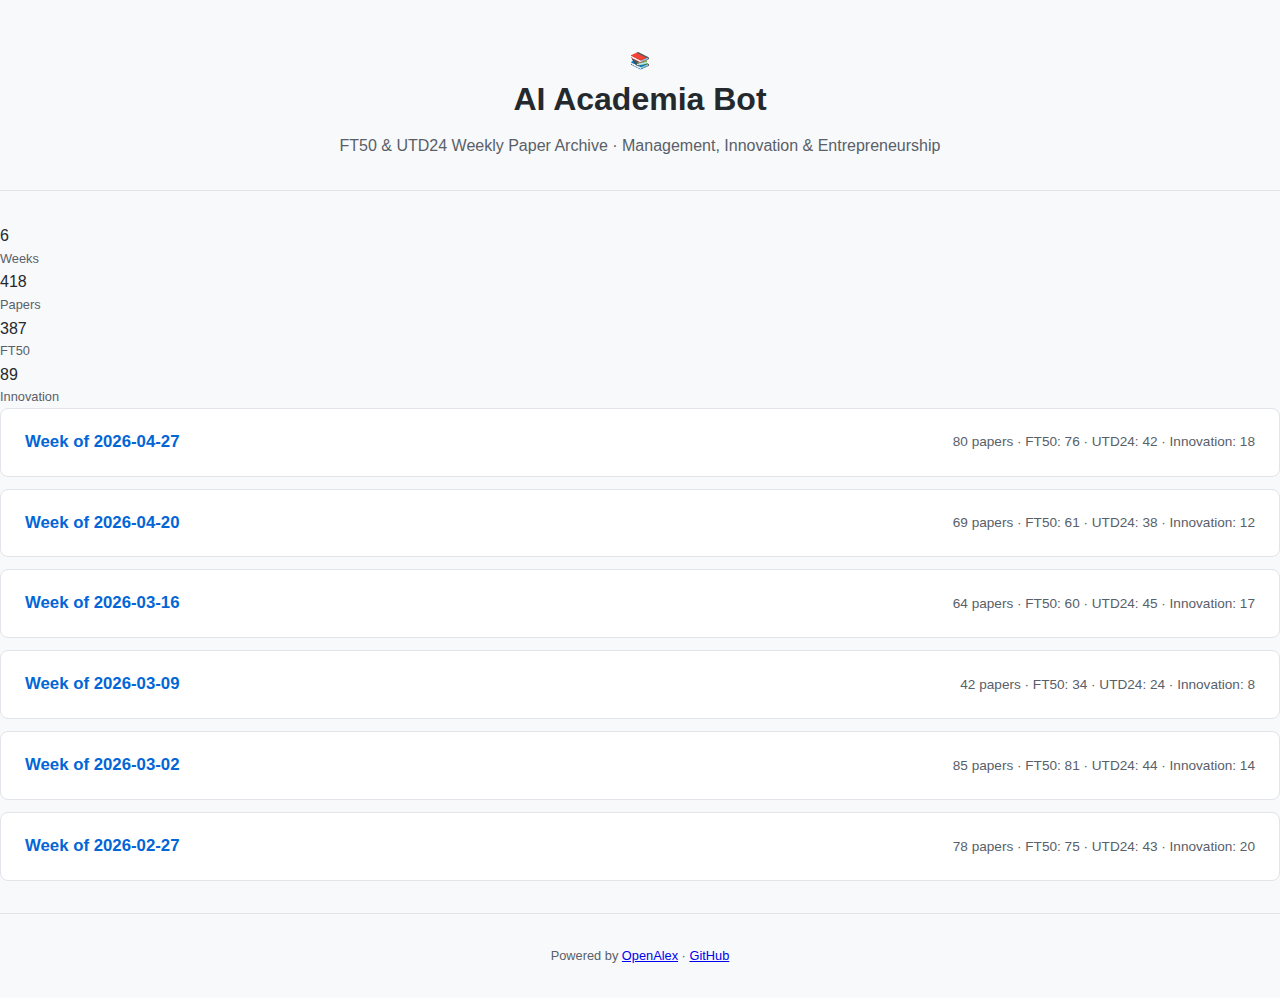
<file: docs/index.html>
<!DOCTYPE html>
<html lang="en">
<head>
  <meta charset="UTF-8">
  <meta name="viewport" content="width=device-width, initial-scale=1.0">
  <title>AI Academia Bot - Weekly Paper Archive</title>
  <link rel="stylesheet" href="assets/style.css">
</head>
<body>
  <header class="header">
    <div class="header-content">
      <div class="header-icon">📚</div>
      <h1>AI Academia Bot</h1>
      <p class="header-subtitle">FT50 & UTD24 Weekly Paper Archive · Management, Innovation & Entrepreneurship</p>
    </div>
  </header>

  <div class="stats-bar">
    <div class="stats-grid">
      <div class="stat-item">
        <div class="stat-number">6</div>
        <div class="stat-label">Weeks</div>
      </div>
      <div class="stat-item">
        <div class="stat-number">418</div>
        <div class="stat-label">Papers</div>
      </div>
      <div class="stat-item">
        <div class="stat-number">387</div>
        <div class="stat-label">FT50</div>
      </div>
      <div class="stat-item">
        <div class="stat-number">89</div>
        <div class="stat-label">Innovation</div>
      </div>
    </div>
  </div>

  <main class="main">
    <ul class="week-list">
      
      <li class="week-item">
        <div>
          <a href="week/2026-04-27.html">Week of 2026-04-27</a>
        </div>
        <div class="week-meta">
          80 papers · FT50: 76 · UTD24: 42 · Innovation: 18
        </div>
      </li>
      <li class="week-item">
        <div>
          <a href="week/2026-04-20.html">Week of 2026-04-20</a>
        </div>
        <div class="week-meta">
          69 papers · FT50: 61 · UTD24: 38 · Innovation: 12
        </div>
      </li>
      <li class="week-item">
        <div>
          <a href="week/2026-03-16.html">Week of 2026-03-16</a>
        </div>
        <div class="week-meta">
          64 papers · FT50: 60 · UTD24: 45 · Innovation: 17
        </div>
      </li>
      <li class="week-item">
        <div>
          <a href="week/2026-03-09.html">Week of 2026-03-09</a>
        </div>
        <div class="week-meta">
          42 papers · FT50: 34 · UTD24: 24 · Innovation: 8
        </div>
      </li>
      <li class="week-item">
        <div>
          <a href="week/2026-03-02.html">Week of 2026-03-02</a>
        </div>
        <div class="week-meta">
          85 papers · FT50: 81 · UTD24: 44 · Innovation: 14
        </div>
      </li>
      <li class="week-item">
        <div>
          <a href="week/2026-02-27.html">Week of 2026-02-27</a>
        </div>
        <div class="week-meta">
          78 papers · FT50: 75 · UTD24: 43 · Innovation: 20
        </div>
      </li>
    </ul>
  </main>

  <footer class="footer">
    Powered by <a href="https://openalex.org">OpenAlex</a> ·
    <a href="https://github.com/coujasmine/AI-academia-bot">GitHub</a>
  </footer>
</body>
</html>
</file>
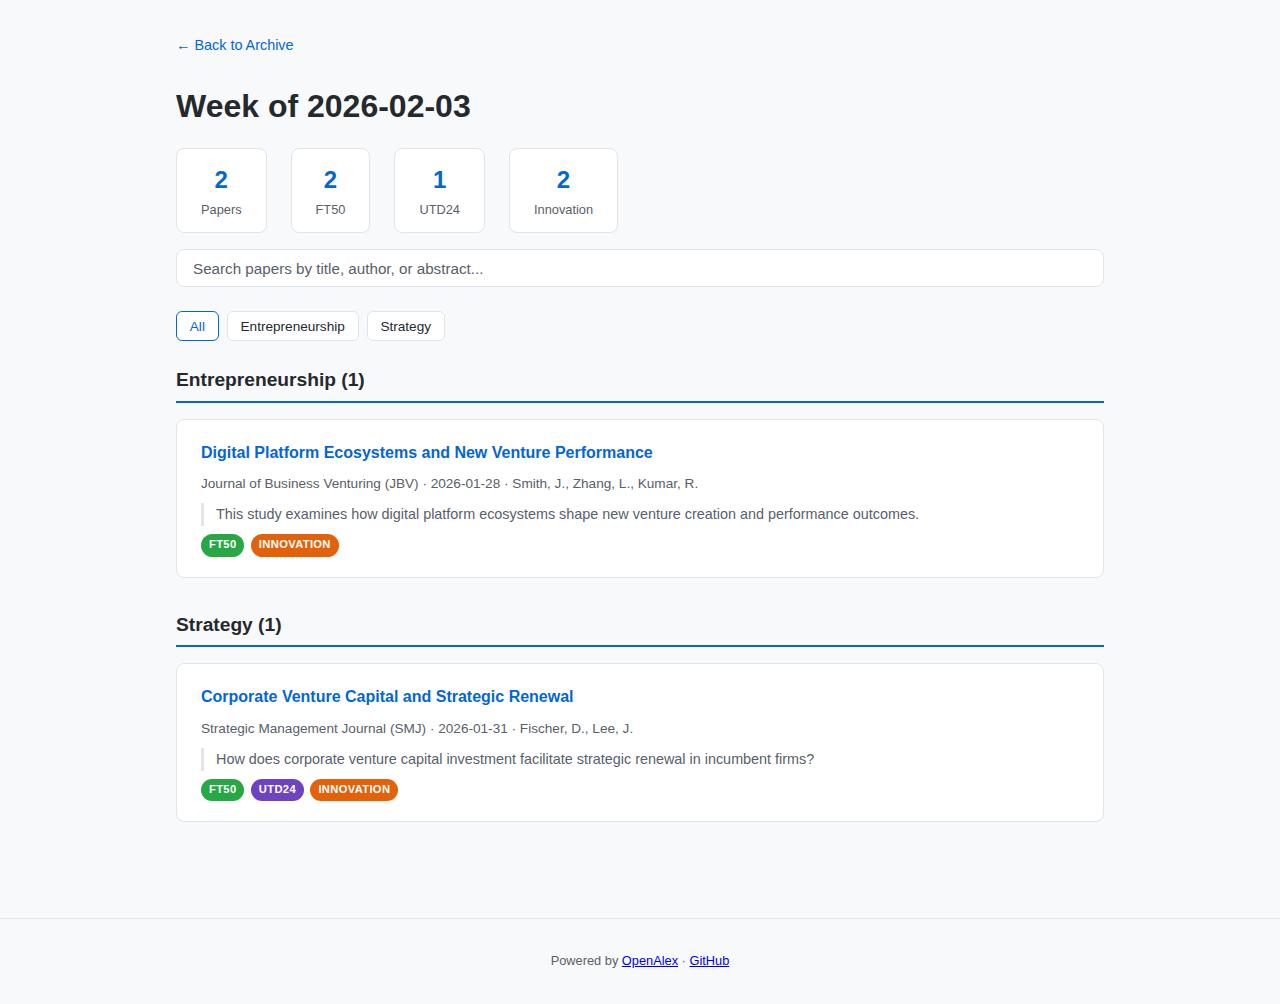
<file: docs/week/2026-02-03.html>
<!DOCTYPE html>
<html lang="en">
<head>
  <meta charset="UTF-8">
  <meta name="viewport" content="width=device-width, initial-scale=1.0">
  <title>Week of 2026-02-03 - AI Academia Bot</title>
  <link rel="stylesheet" href="../assets/style.css">
</head>
<body>
  <div class="container">
    <a href="../index.html" class="nav-back">&larr; Back to Archive</a>

    <h1>Week of 2026-02-03</h1>
    <div class="stats" style="justify-content:flex-start; margin: 1rem 0;">
      <div class="stat">
        <div class="stat-value">2</div>
        <div class="stat-label">Papers</div>
      </div>
      <div class="stat">
        <div class="stat-value">2</div>
        <div class="stat-label">FT50</div>
      </div>
      <div class="stat">
        <div class="stat-value">1</div>
        <div class="stat-label">UTD24</div>
      </div>
      <div class="stat">
        <div class="stat-value">2</div>
        <div class="stat-label">Innovation</div>
      </div>
    </div>

    <input type="text" class="search-box" placeholder="Search papers by title, author, or abstract..." id="searchBox">

    <div class="filters">
      <button class="filter-btn active" data-filter="all">All</button><button class="filter-btn" data-filter="Entrepreneurship">Entrepreneurship</button><button class="filter-btn" data-filter="Strategy">Strategy</button>
    </div>

    <div id="paperList">
      
    <div class="category-section" data-category="Entrepreneurship">
      <h2>Entrepreneurship (1)</h2>
      
      <div class="paper-card">
        <h3><a href="https://doi.org/10.1016/j.jbusvent.2026.01.001" target="_blank">Digital Platform Ecosystems and New Venture Performance</a></h3>
        <p class="paper-meta">
          Journal of Business Venturing (JBV) &middot; 2026-01-28
           &middot; Smith, J., Zhang, L., Kumar, R.
        </p>
        <p class="paper-abstract">This study examines how digital platform ecosystems shape new venture creation and performance outcomes.</p>
        <div class="tags"><span class="tag tag-ft50">FT50</span><span class="tag tag-innovation">Innovation</span></div>
      </div>
    </div>
    <div class="category-section" data-category="Strategy">
      <h2>Strategy (1)</h2>
      
      <div class="paper-card">
        <h3><a href="https://doi.org/10.1002/smj.3650" target="_blank">Corporate Venture Capital and Strategic Renewal</a></h3>
        <p class="paper-meta">
          Strategic Management Journal (SMJ) &middot; 2026-01-31
           &middot; Fischer, D., Lee, J.
        </p>
        <p class="paper-abstract">How does corporate venture capital investment facilitate strategic renewal in incumbent firms?</p>
        <div class="tags"><span class="tag tag-ft50">FT50</span><span class="tag tag-utd24">UTD24</span><span class="tag tag-innovation">Innovation</span></div>
      </div>
    </div>
    </div>
  </div>

  <footer>
    Powered by <a href="https://openalex.org">OpenAlex</a> &middot;
    <a href="https://github.com/coujasmine/AI-academia-bot">GitHub</a>
  </footer>

  <script>
    // Category filter
    document.querySelectorAll('.filter-btn').forEach(btn => {
      btn.addEventListener('click', () => {
        document.querySelectorAll('.filter-btn').forEach(b => b.classList.remove('active'));
        btn.classList.add('active');
        const filter = btn.dataset.filter;
        document.querySelectorAll('.category-section').forEach(sec => {
          sec.classList.toggle('hidden', filter !== 'all' && sec.dataset.category !== filter);
        });
      });
    });

    // Search
    document.getElementById('searchBox').addEventListener('input', (e) => {
      const q = e.target.value.toLowerCase();
      document.querySelectorAll('.paper-card').forEach(card => {
        card.classList.toggle('hidden', q && !card.textContent.toLowerCase().includes(q));
      });
    });
  </script>
</body>
</html>
</file>
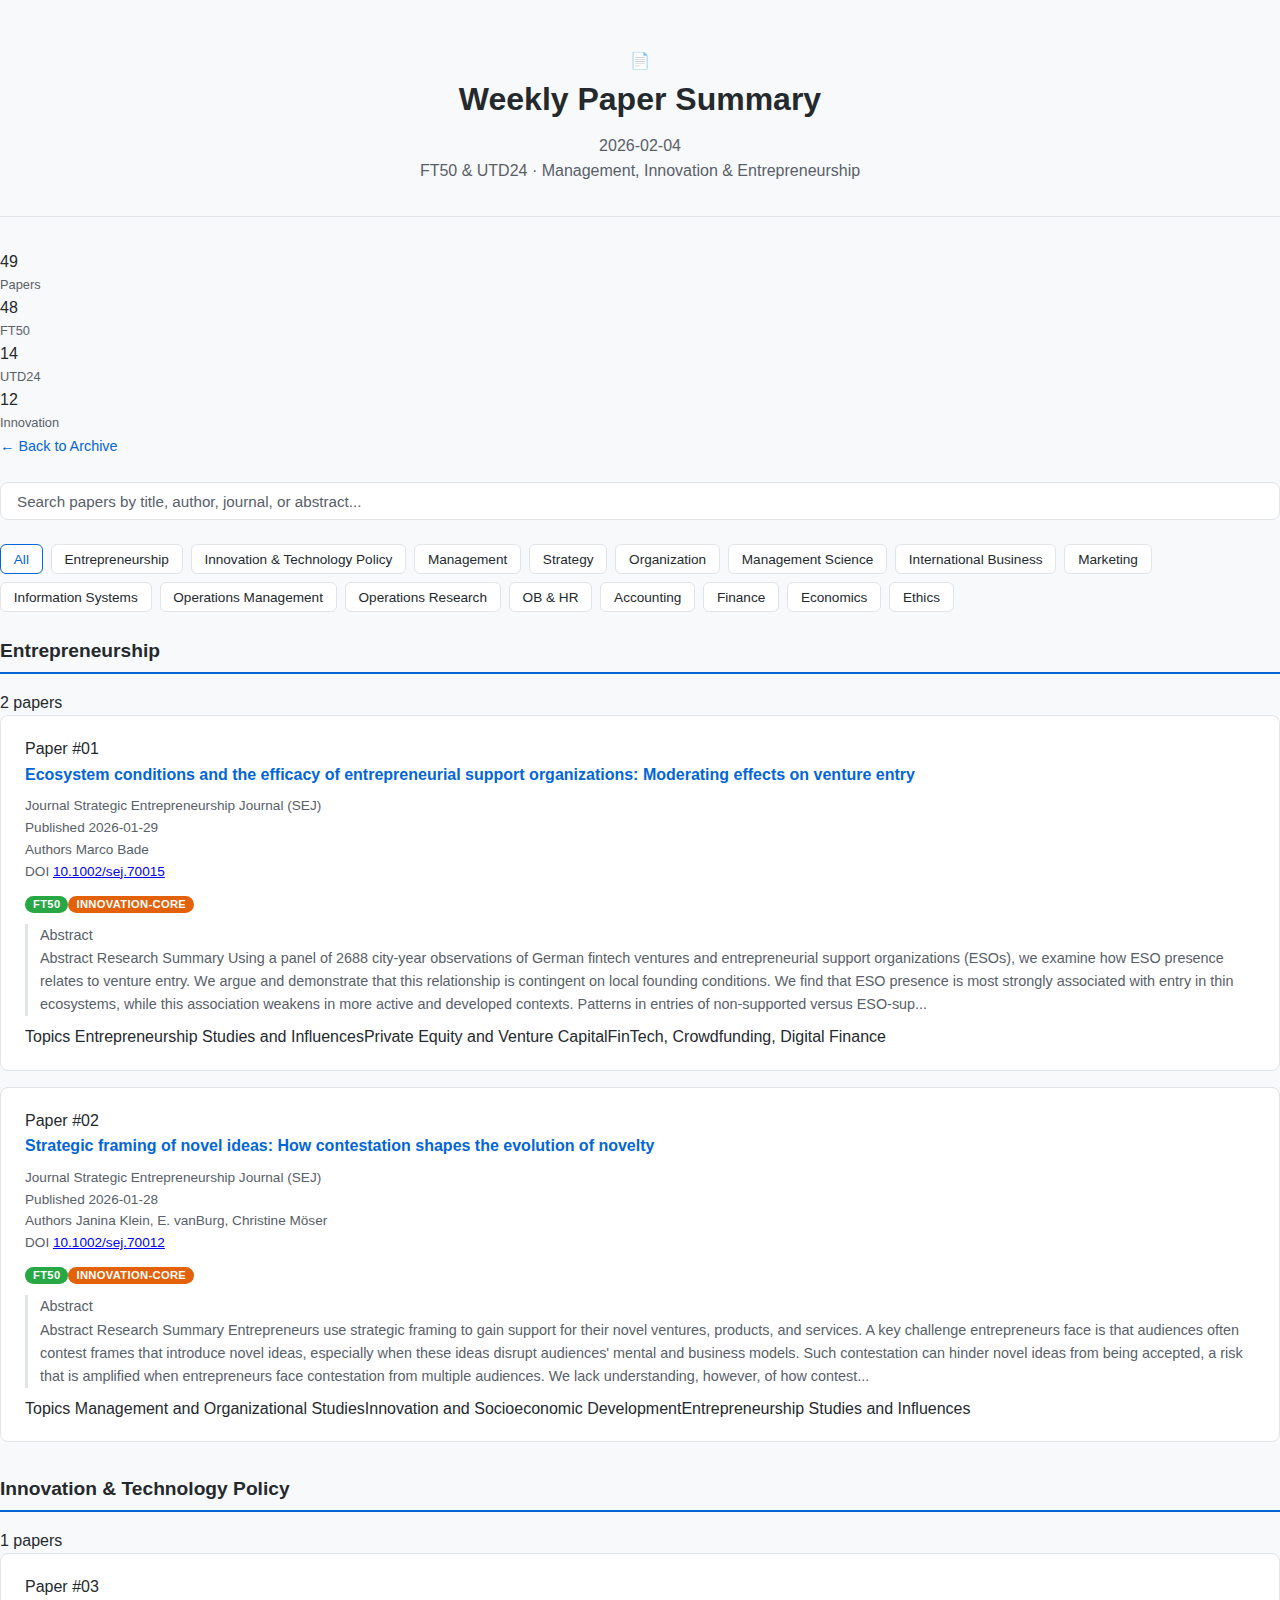
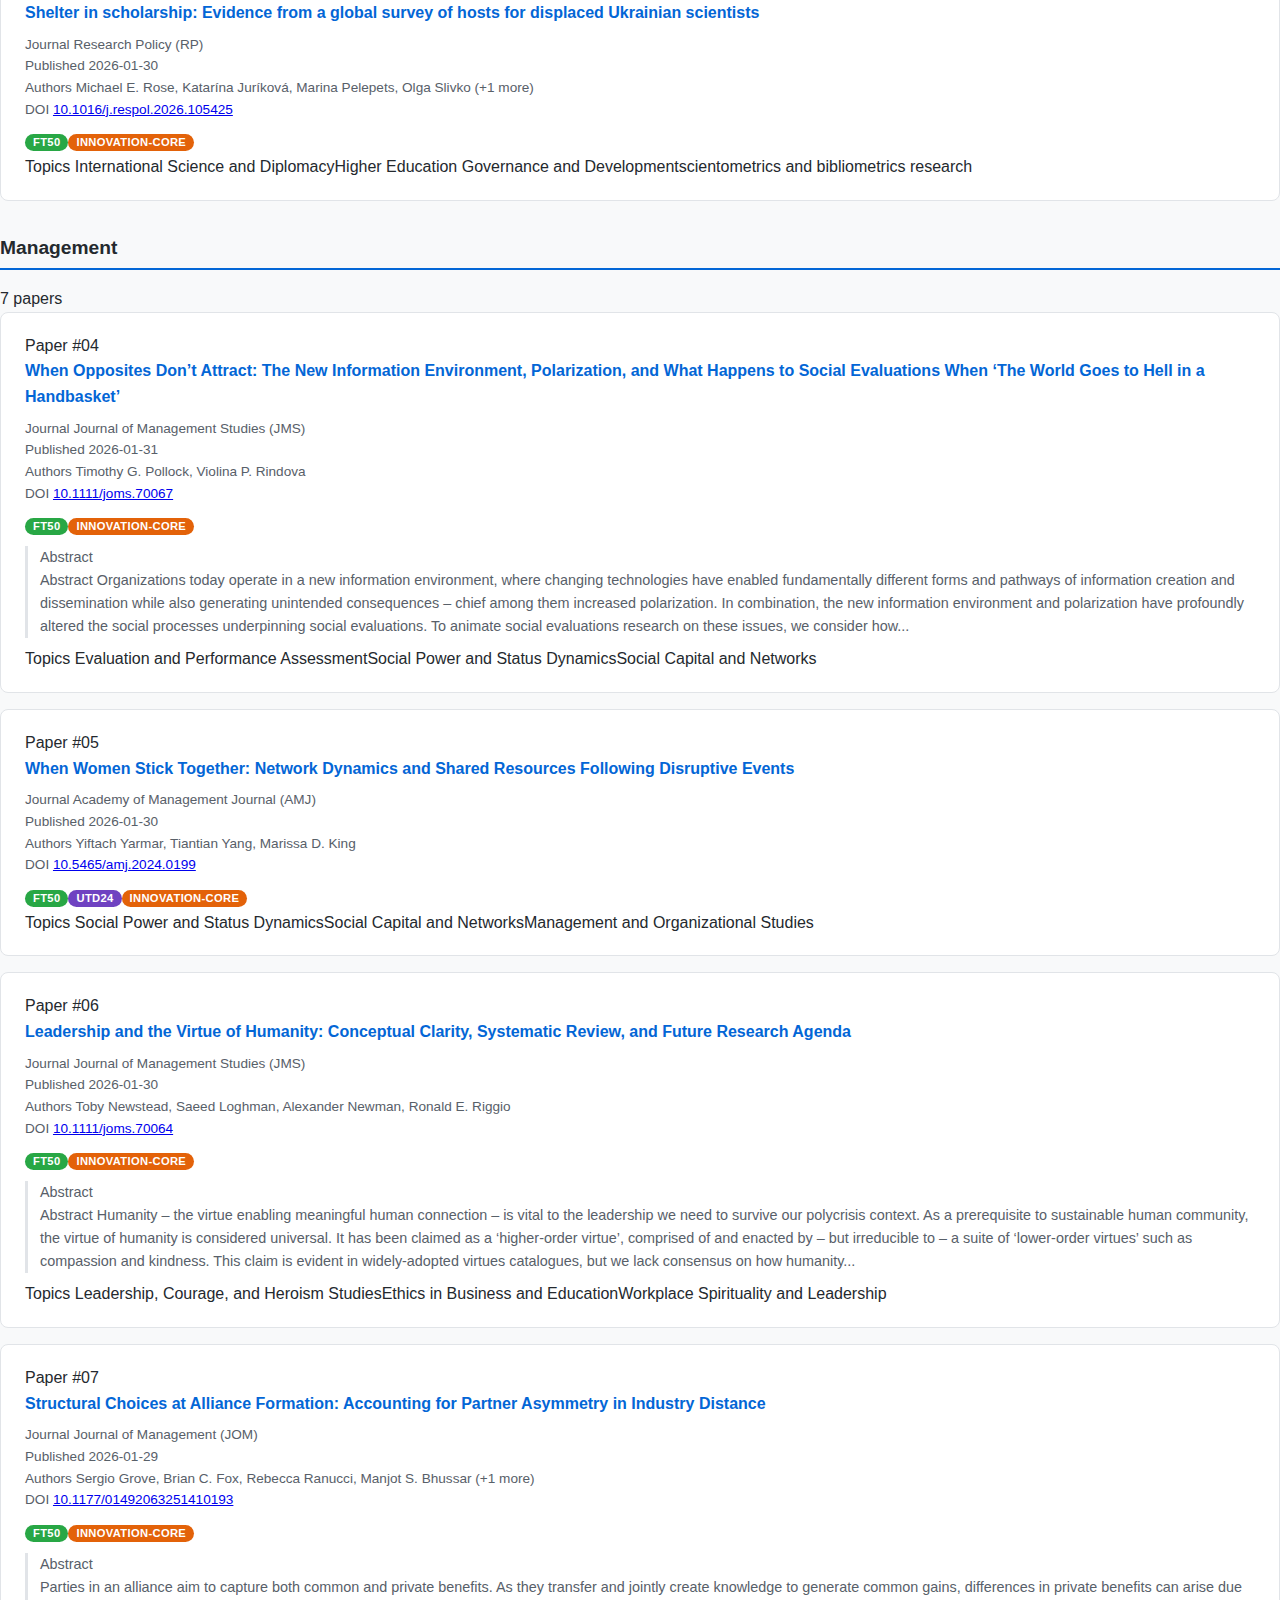
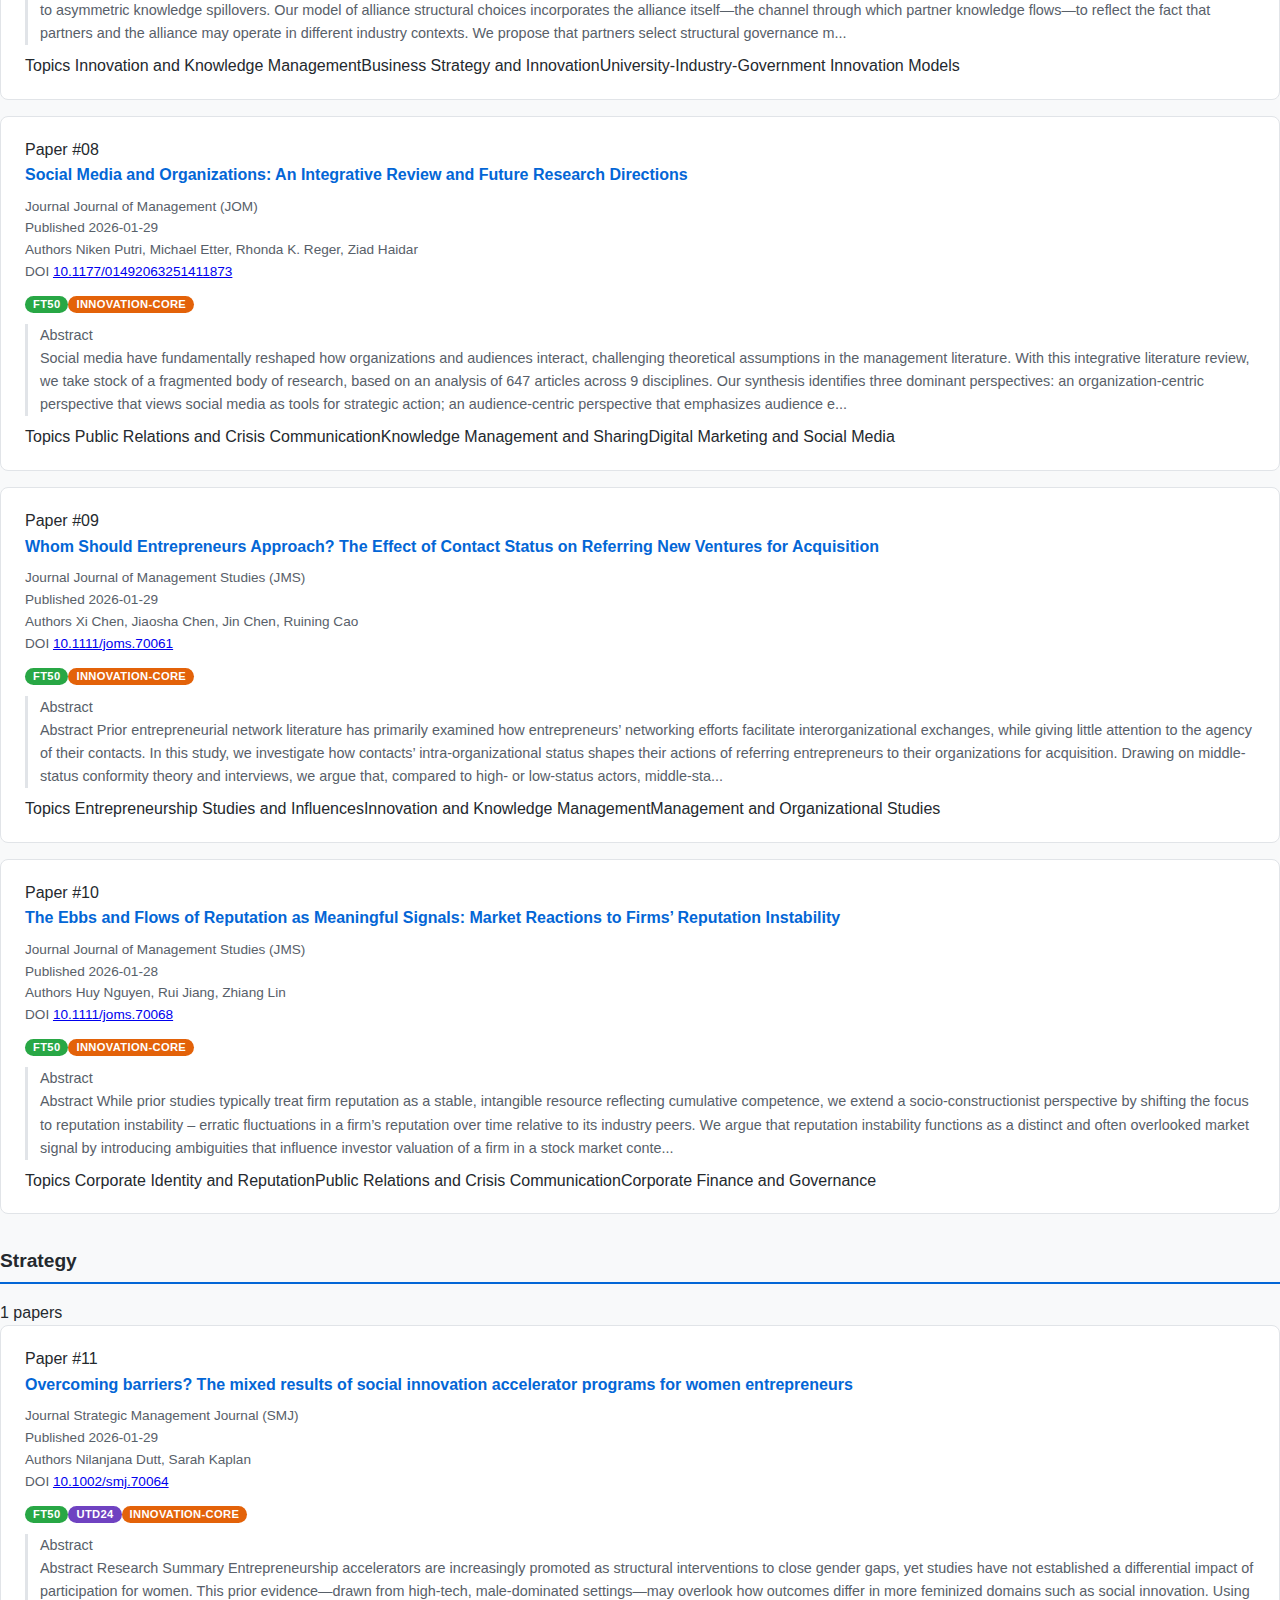
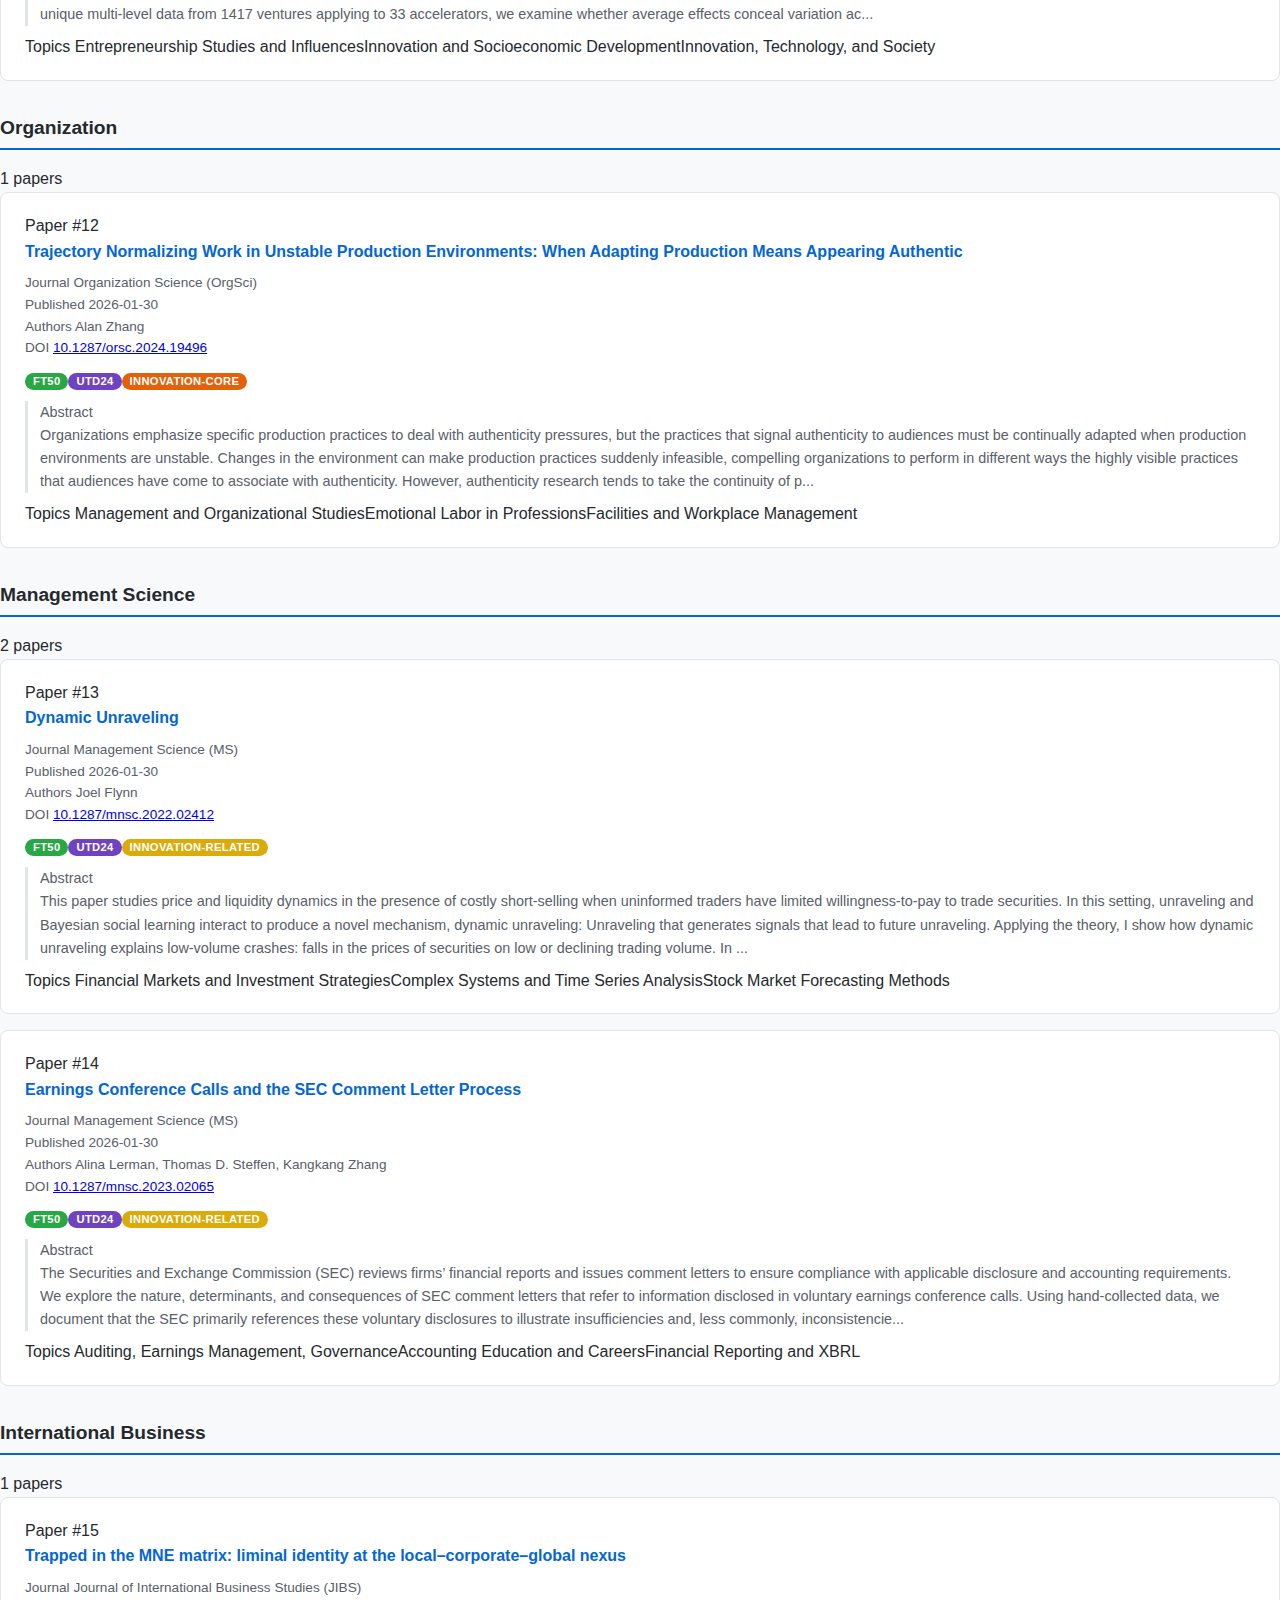
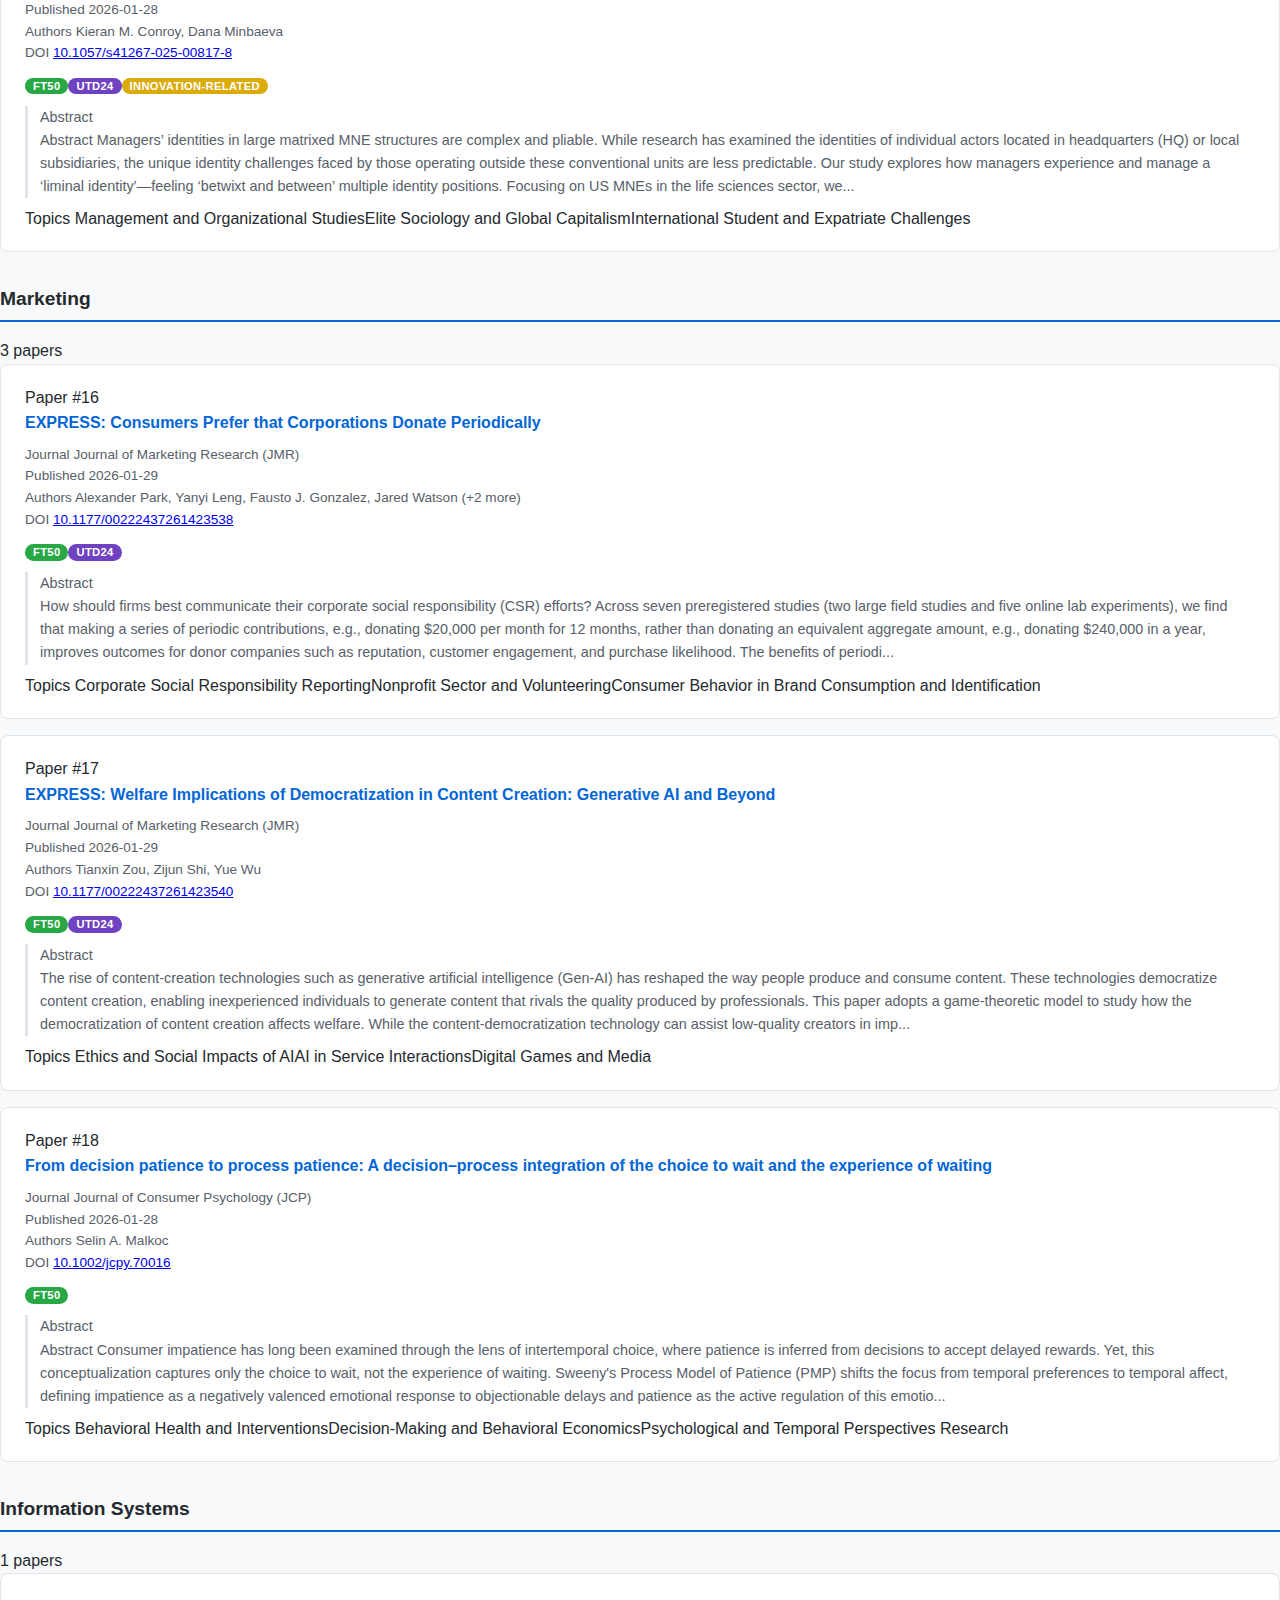
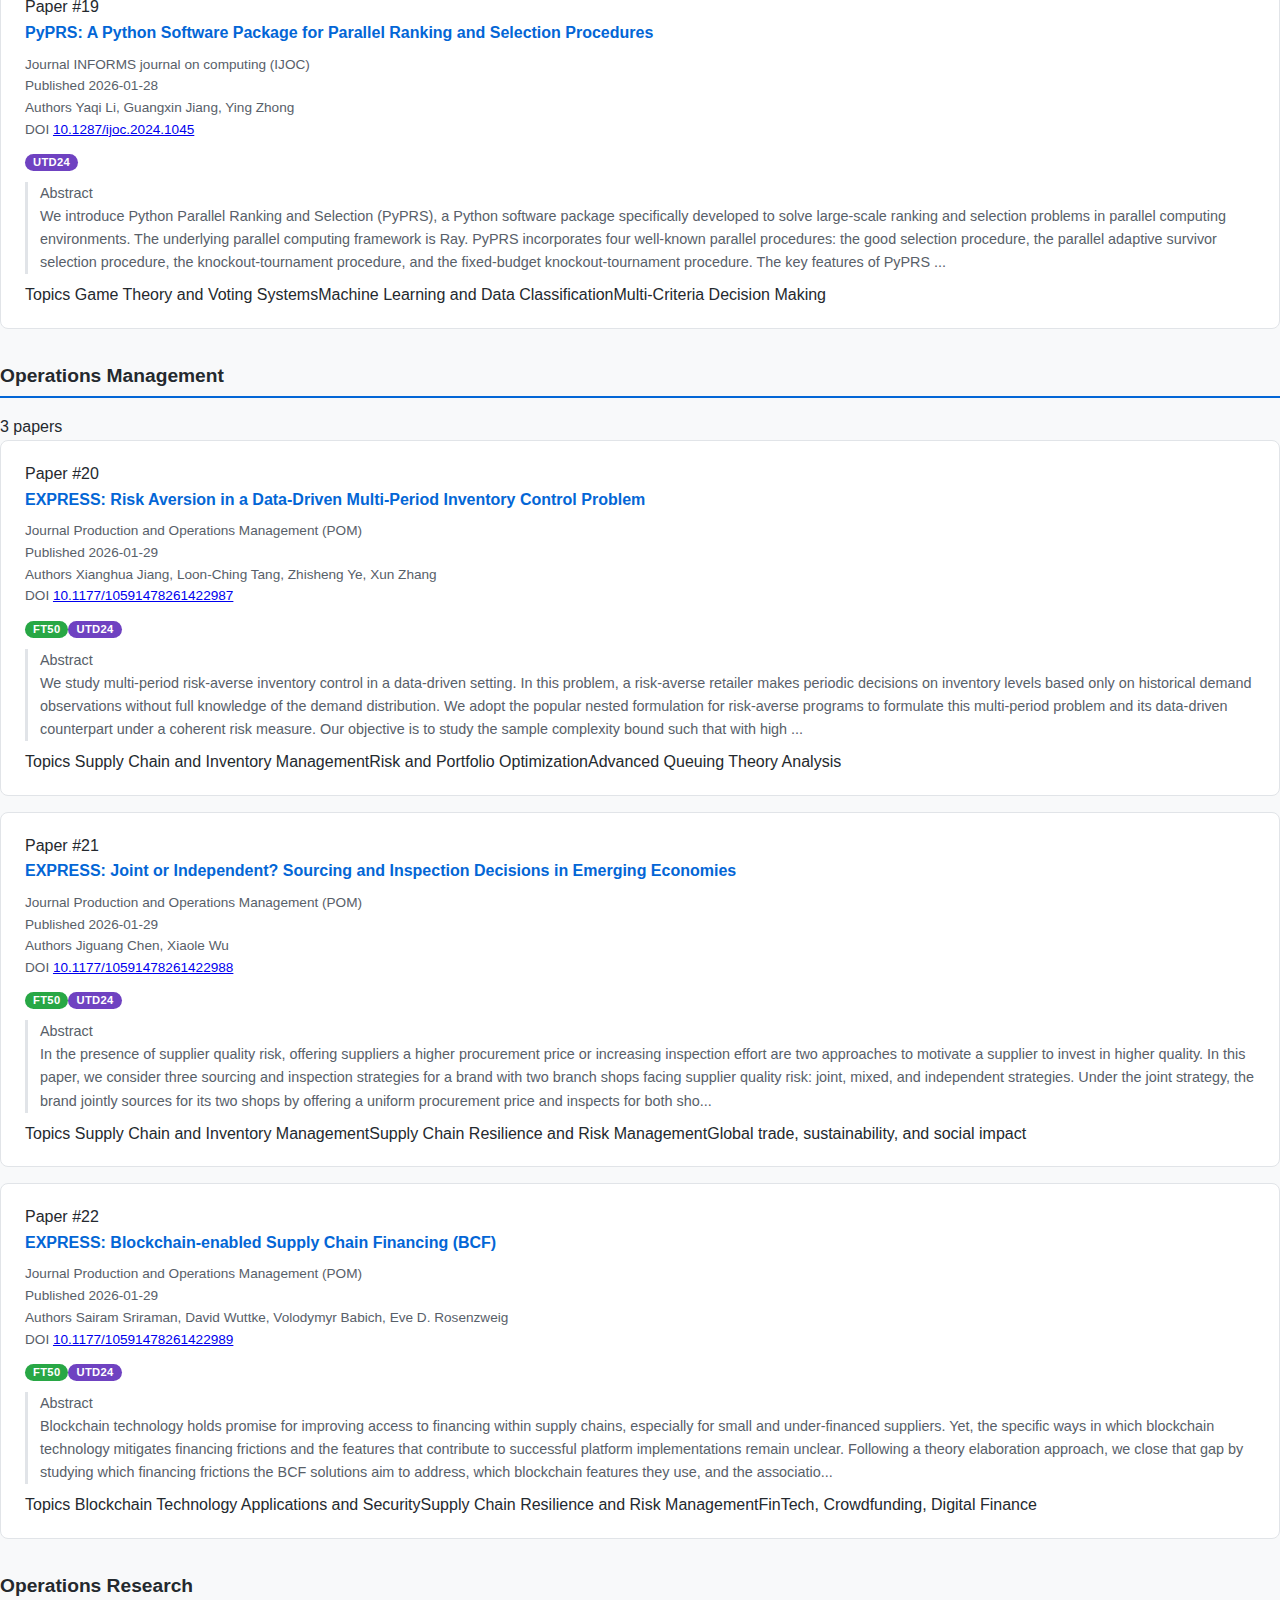
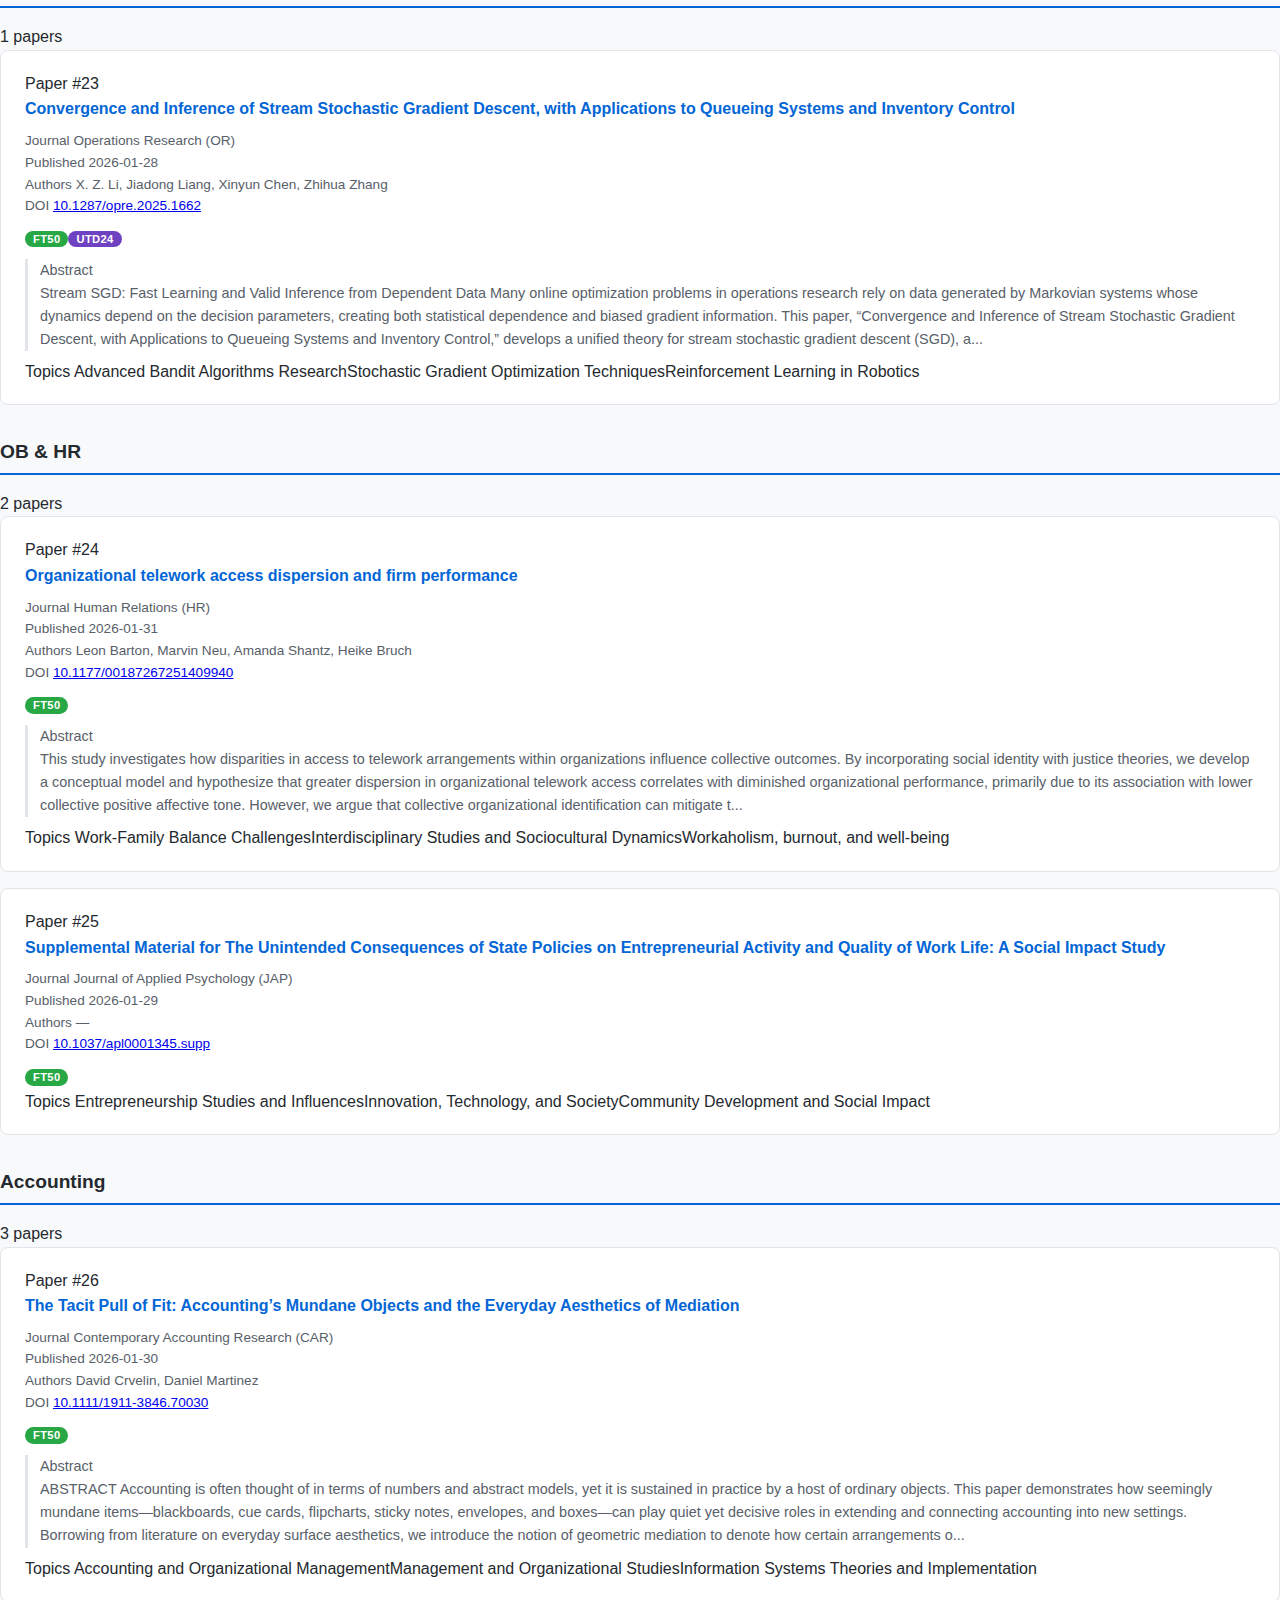
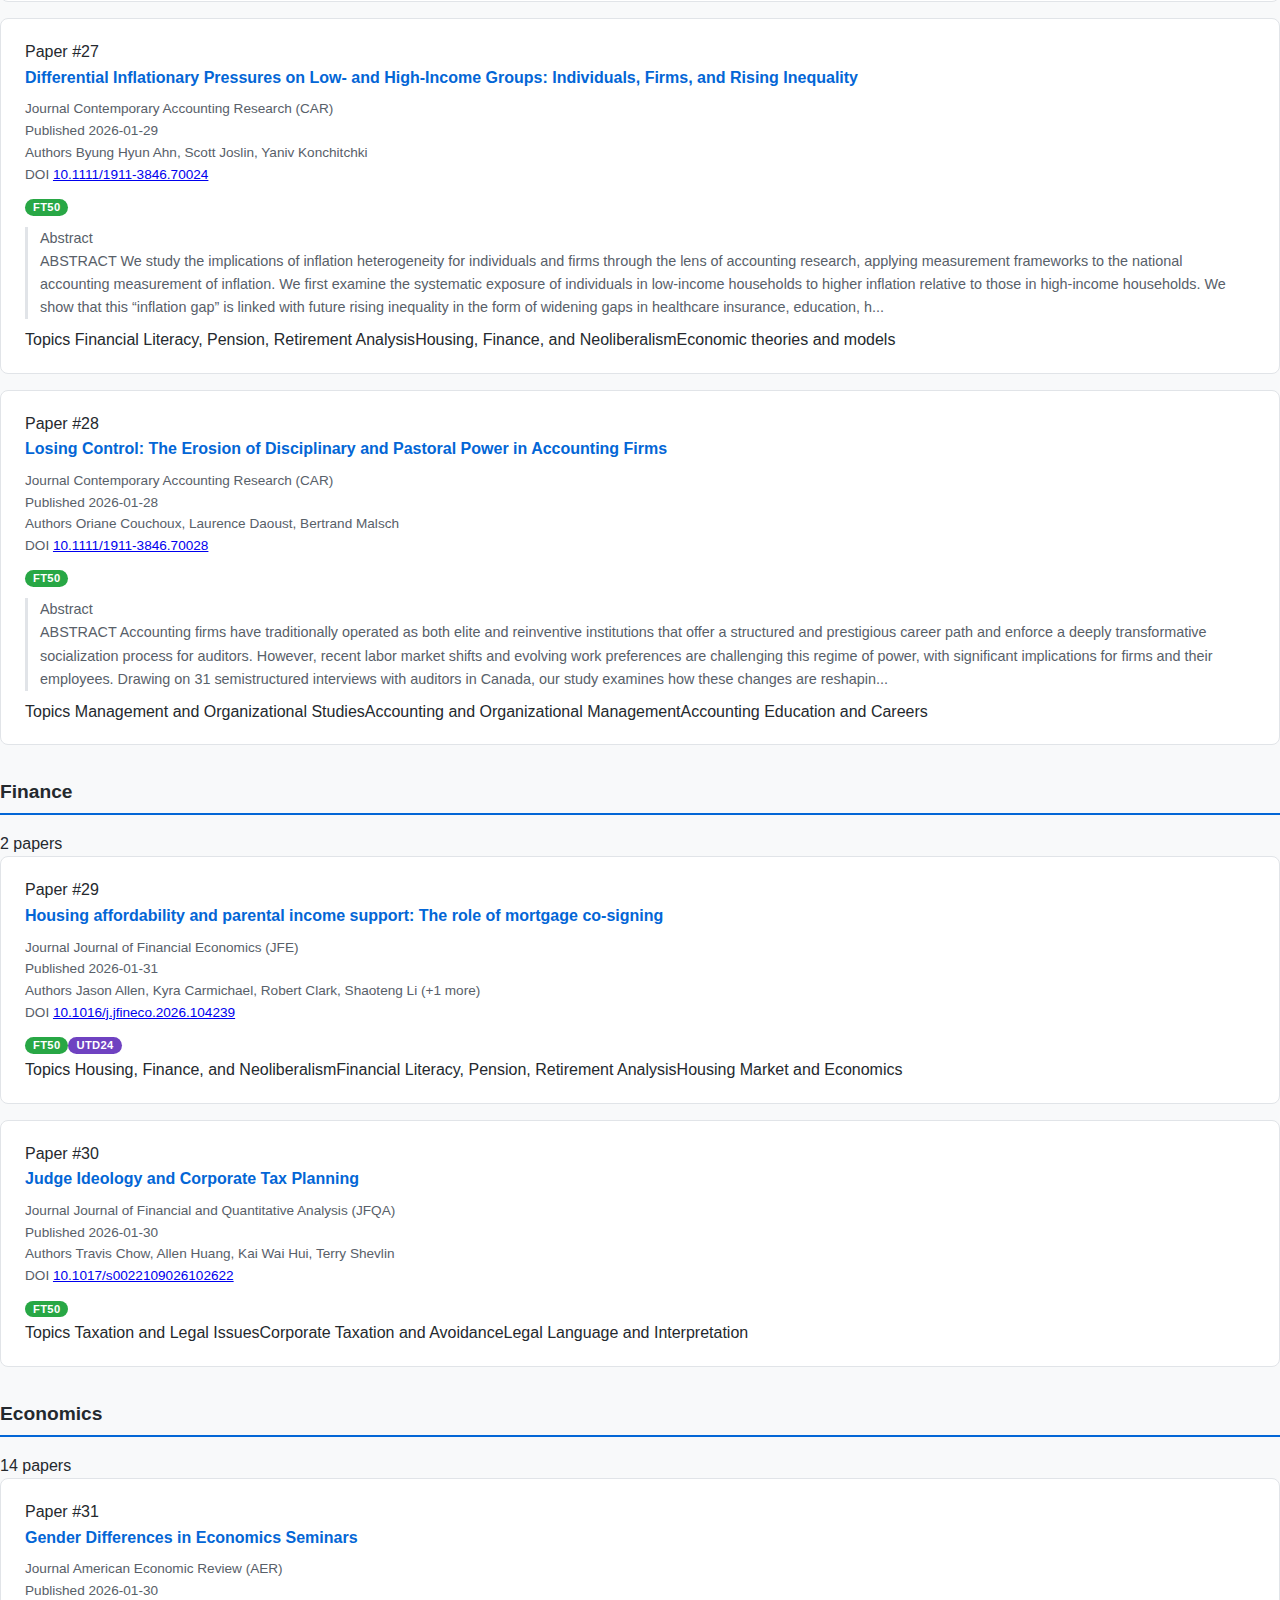
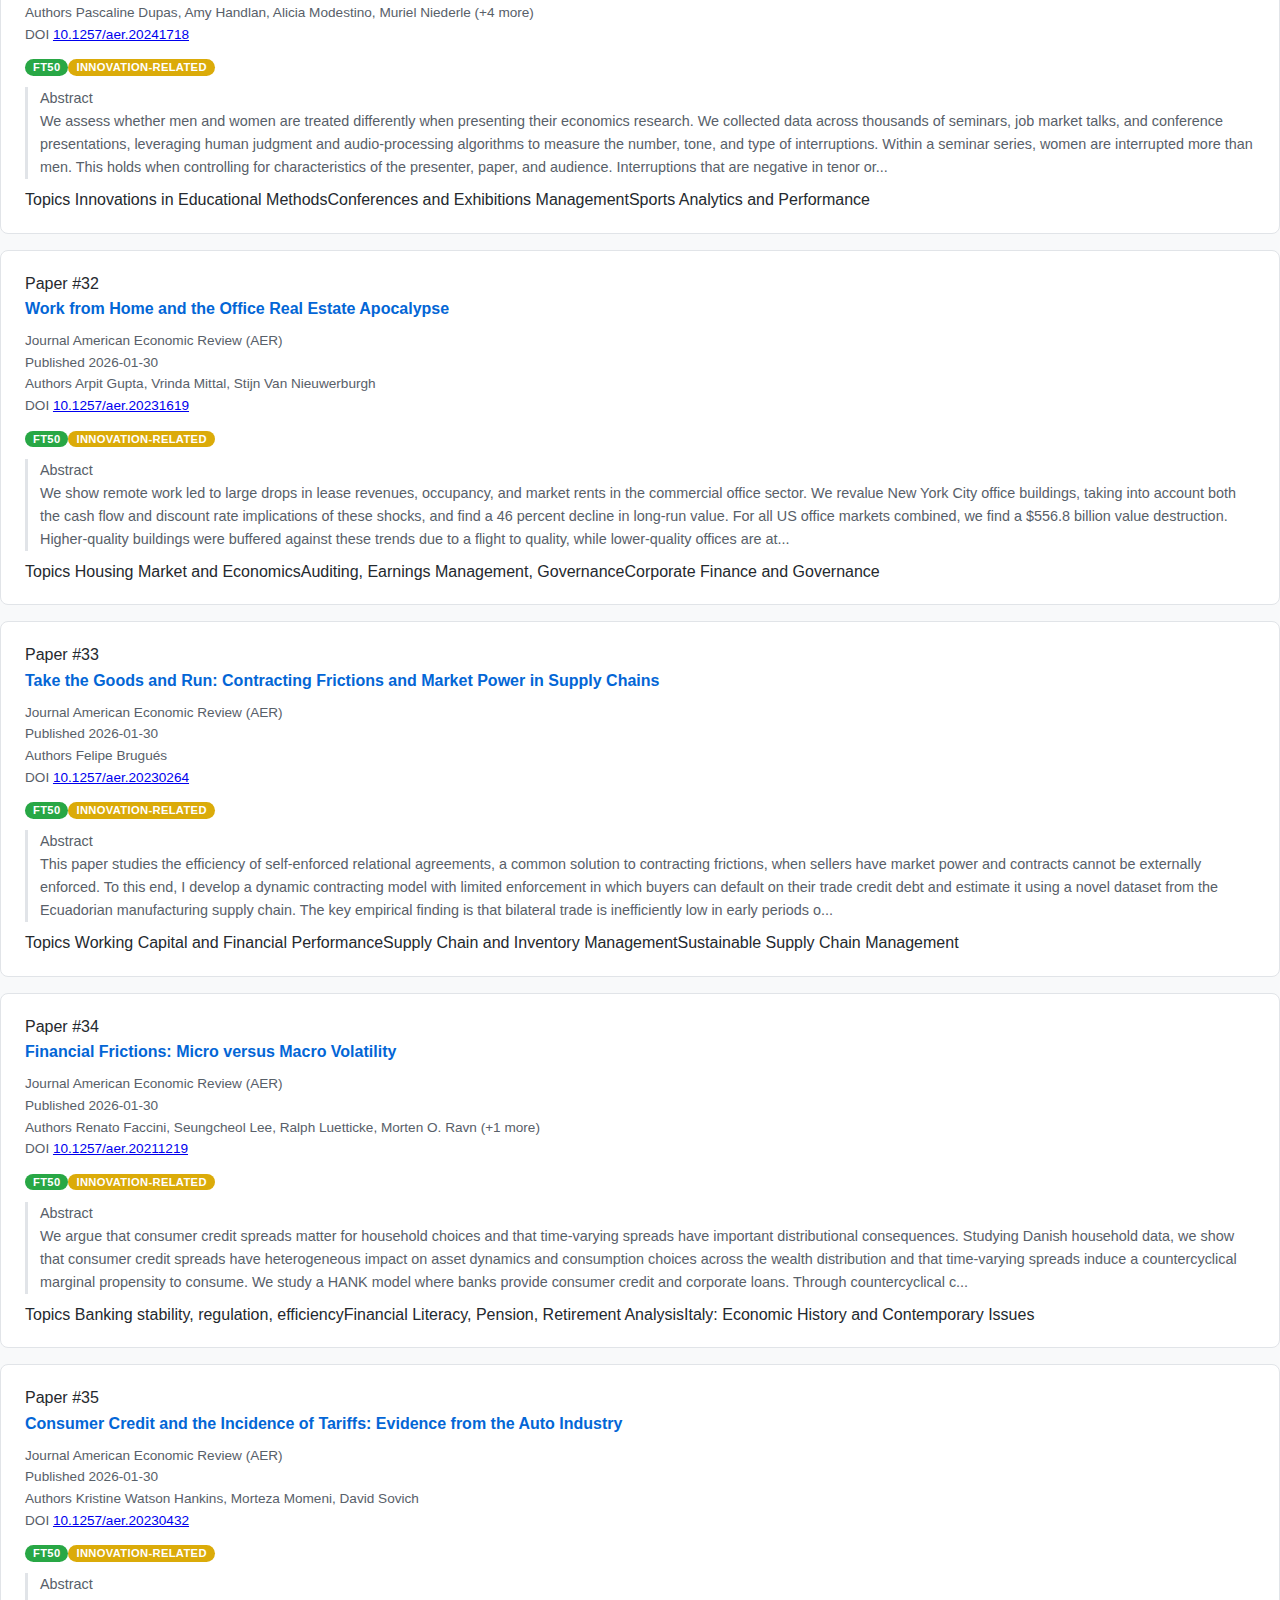
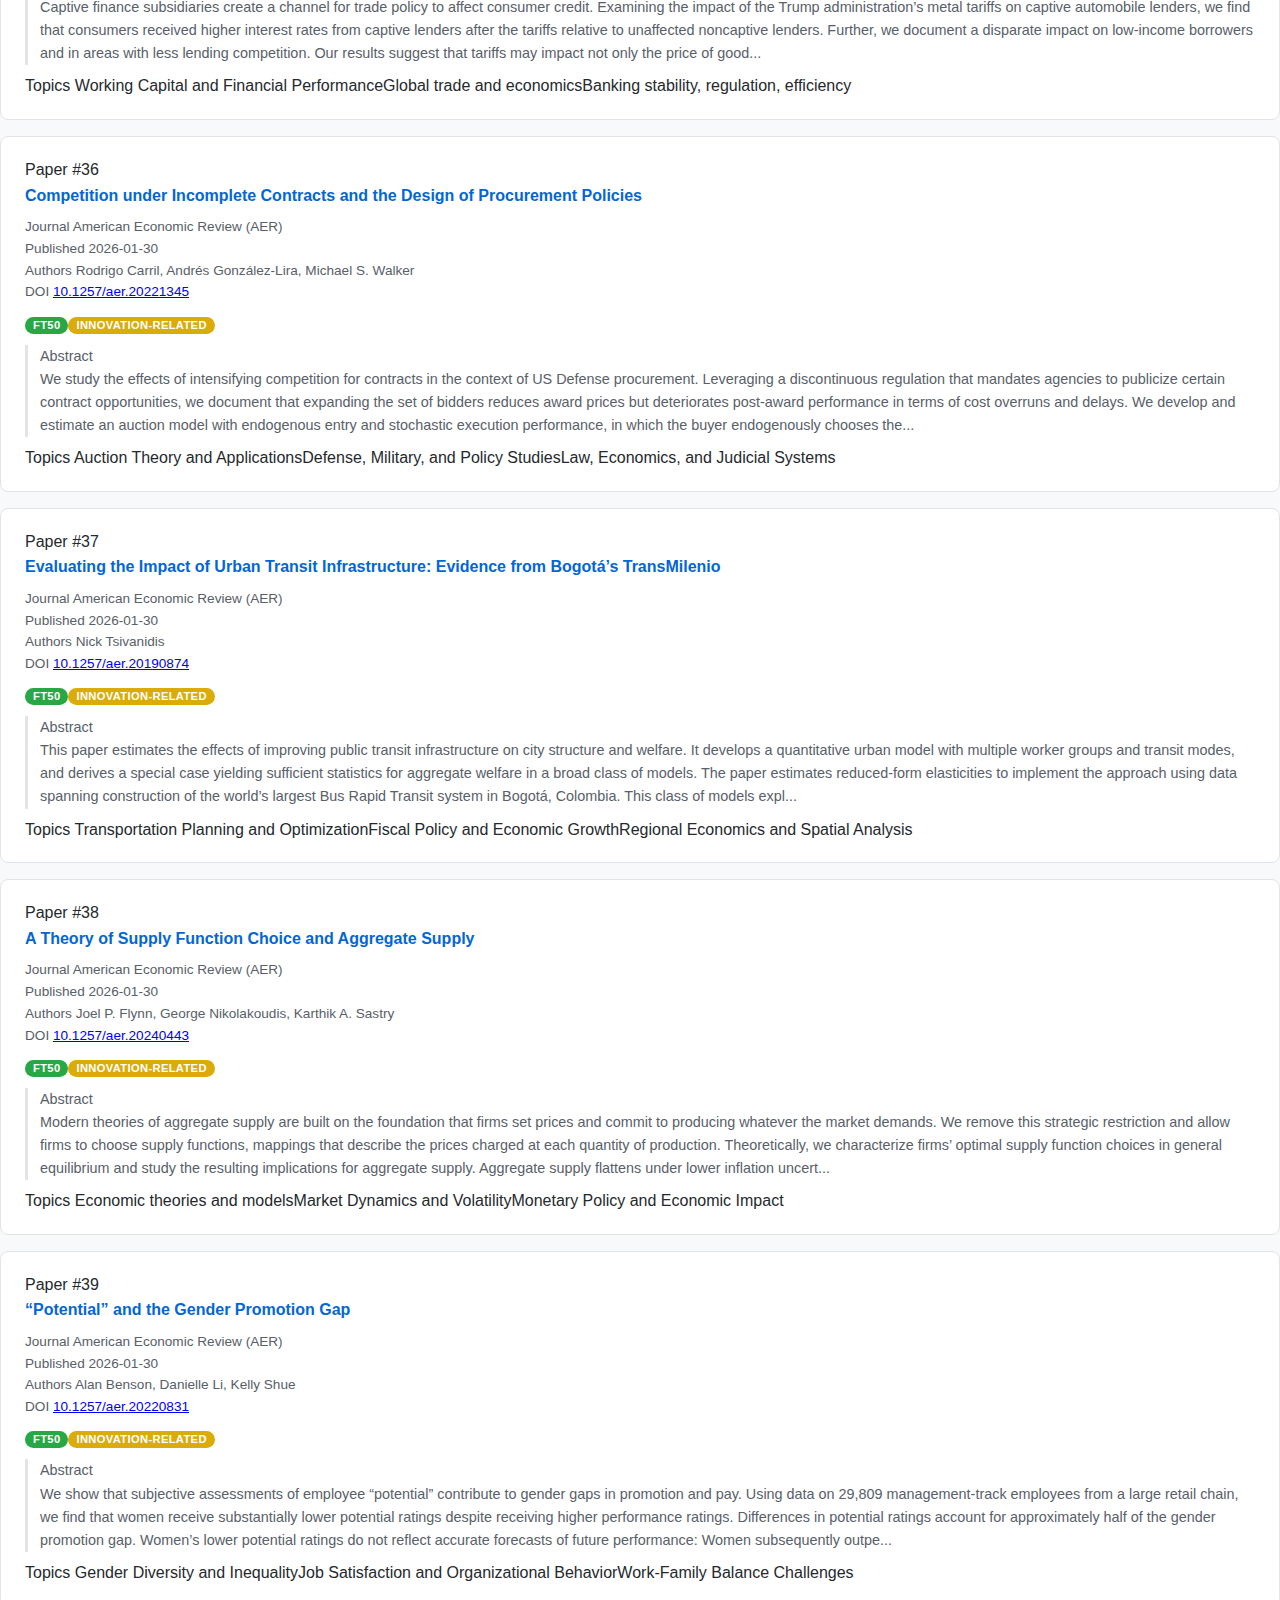
<file: docs/week/2026-02-04.html>
<!DOCTYPE html>
<html lang="en">
<head>
  <meta charset="UTF-8">
  <meta name="viewport" content="width=device-width, initial-scale=1.0">
  <title>Week of 2026-02-04 - AI Academia Bot</title>
  <link rel="stylesheet" href="../assets/style.css">
</head>
<body>
  <header class="header">
    <div class="header-content">
      <div class="header-icon">📄</div>
      <h1>Weekly Paper Summary</h1>
      <p class="header-date">2026-02-04</p>
      <p class="header-subtitle">FT50 & UTD24 · Management, Innovation & Entrepreneurship</p>
    </div>
  </header>

  <div class="stats-bar">
    <div class="stats-grid">
      <div class="stat-item">
        <div class="stat-number">49</div>
        <div class="stat-label">Papers</div>
      </div>
      <div class="stat-item">
        <div class="stat-number">48</div>
        <div class="stat-label">FT50</div>
      </div>
      <div class="stat-item">
        <div class="stat-number">14</div>
        <div class="stat-label">UTD24</div>
      </div>
      <div class="stat-item">
        <div class="stat-number">12</div>
        <div class="stat-label">Innovation</div>
      </div>
    </div>
  </div>

  <main class="main">
    <a href="../index.html" class="nav-back">← Back to Archive</a>

    <input type="text" class="search-box" placeholder="Search papers by title, author, journal, or abstract..." id="searchBox">

    <div class="filters">
      <button class="filter-btn active" data-filter="all">All</button><button class="filter-btn" data-filter="Entrepreneurship">Entrepreneurship</button><button class="filter-btn" data-filter="Innovation &amp; Technology Policy">Innovation &amp; Technology Policy</button><button class="filter-btn" data-filter="Management">Management</button><button class="filter-btn" data-filter="Strategy">Strategy</button><button class="filter-btn" data-filter="Organization">Organization</button><button class="filter-btn" data-filter="Management Science">Management Science</button><button class="filter-btn" data-filter="International Business">International Business</button><button class="filter-btn" data-filter="Marketing">Marketing</button><button class="filter-btn" data-filter="Information Systems">Information Systems</button><button class="filter-btn" data-filter="Operations Management">Operations Management</button><button class="filter-btn" data-filter="Operations Research">Operations Research</button><button class="filter-btn" data-filter="OB &amp; HR">OB &amp; HR</button><button class="filter-btn" data-filter="Accounting">Accounting</button><button class="filter-btn" data-filter="Finance">Finance</button><button class="filter-btn" data-filter="Economics">Economics</button><button class="filter-btn" data-filter="Ethics">Ethics</button>
    </div>

    <div id="paperList">
      
    <section class="category-section" data-category="Entrepreneurship">
      <div class="category-header">
        <span class="category-dot" style="background: var(--category-entre)"></span>
        <h2>Entrepreneurship</h2>
        <span class="category-count">2 papers</span>
      </div>
      
      <article class="paper-card">
        <div class="paper-title-bar">
          <div class="paper-index">Paper #01</div>
          <h3 class="paper-title"><a href="https://doi.org/10.1002/sej.70015" target="_blank" rel="noopener">Ecosystem conditions and the efficacy of entrepreneurial support organizations: Moderating effects on venture entry</a></h3>
        </div>
        <div class="paper-meta">
          <div class="meta-item">
            <span class="meta-label">Journal</span>
            <span class="meta-value journal">Strategic Entrepreneurship Journal (SEJ)</span>
          </div>
          <div class="meta-item">
            <span class="meta-label">Published</span>
            <span class="meta-value">2026-01-29</span>
          </div>
          <div class="meta-item">
            <span class="meta-label">Authors</span>
            <span class="meta-value">Marco Bade</span>
          </div>
          <div class="meta-item">
            <span class="meta-label">DOI</span>
            <span class="meta-value"><a href="https://doi.org/10.1002/sej.70015" target="_blank" rel="noopener">10.1002/sej.70015</a></span>
          </div>
        </div>
        
        <div class="paper-tags">
          <span class="tag tag-ft50">FT50</span><span class="tag tag-innovation">Innovation-Core</span>
        </div>
        
        <div class="paper-abstract">
          <div class="abstract-label">Abstract</div>
          <p class="abstract-text">Abstract Research Summary Using a panel of 2688 city‐year observations of German fintech ventures and entrepreneurial support organizations (ESOs), we examine how ESO presence relates to venture entry. We argue and demonstrate that this relationship is contingent on local founding conditions. We find that ESO presence is most strongly associated with entry in thin ecosystems, while this association weakens in more active and developed contexts. Patterns in entries of non‐supported versus ESO‐sup...</p>
        </div>
        
        <div class="paper-topics">
          <span class="topics-label">Topics</span>
          <span class="topic-chip">Entrepreneurship Studies and Influences</span><span class="topic-chip">Private Equity and Venture Capital</span><span class="topic-chip">FinTech, Crowdfunding, Digital Finance</span>
        </div>
      </article>
      <article class="paper-card">
        <div class="paper-title-bar">
          <div class="paper-index">Paper #02</div>
          <h3 class="paper-title"><a href="https://doi.org/10.1002/sej.70012" target="_blank" rel="noopener">Strategic framing of novel ideas: How contestation shapes the evolution of novelty</a></h3>
        </div>
        <div class="paper-meta">
          <div class="meta-item">
            <span class="meta-label">Journal</span>
            <span class="meta-value journal">Strategic Entrepreneurship Journal (SEJ)</span>
          </div>
          <div class="meta-item">
            <span class="meta-label">Published</span>
            <span class="meta-value">2026-01-28</span>
          </div>
          <div class="meta-item">
            <span class="meta-label">Authors</span>
            <span class="meta-value">Janina Klein, E. vanBurg, Christine Möser</span>
          </div>
          <div class="meta-item">
            <span class="meta-label">DOI</span>
            <span class="meta-value"><a href="https://doi.org/10.1002/sej.70012" target="_blank" rel="noopener">10.1002/sej.70012</a></span>
          </div>
        </div>
        
        <div class="paper-tags">
          <span class="tag tag-ft50">FT50</span><span class="tag tag-innovation">Innovation-Core</span>
        </div>
        
        <div class="paper-abstract">
          <div class="abstract-label">Abstract</div>
          <p class="abstract-text">Abstract Research Summary Entrepreneurs use strategic framing to gain support for their novel ventures, products, and services. A key challenge entrepreneurs face is that audiences often contest frames that introduce novel ideas, especially when these ideas disrupt audiences&#x27; mental and business models. Such contestation can hinder novel ideas from being accepted, a risk that is amplified when entrepreneurs face contestation from multiple audiences. We lack understanding, however, of how contest...</p>
        </div>
        
        <div class="paper-topics">
          <span class="topics-label">Topics</span>
          <span class="topic-chip">Management and Organizational Studies</span><span class="topic-chip">Innovation and Socioeconomic Development</span><span class="topic-chip">Entrepreneurship Studies and Influences</span>
        </div>
      </article>
    </section>
    <section class="category-section" data-category="Innovation &amp; Technology Policy">
      <div class="category-header">
        <span class="category-dot" style="background: var(--category-innov)"></span>
        <h2>Innovation &amp; Technology Policy</h2>
        <span class="category-count">1 papers</span>
      </div>
      
      <article class="paper-card">
        <div class="paper-title-bar">
          <div class="paper-index">Paper #03</div>
          <h3 class="paper-title"><a href="https://doi.org/10.1016/j.respol.2026.105425" target="_blank" rel="noopener">Shelter in scholarship: Evidence from a global survey of hosts for displaced Ukrainian scientists</a></h3>
        </div>
        <div class="paper-meta">
          <div class="meta-item">
            <span class="meta-label">Journal</span>
            <span class="meta-value journal">Research Policy (RP)</span>
          </div>
          <div class="meta-item">
            <span class="meta-label">Published</span>
            <span class="meta-value">2026-01-30</span>
          </div>
          <div class="meta-item">
            <span class="meta-label">Authors</span>
            <span class="meta-value">Michael E. Rose, Katarína Juríková, Marina Pelepets, Olga Slivko (+1 more)</span>
          </div>
          <div class="meta-item">
            <span class="meta-label">DOI</span>
            <span class="meta-value"><a href="https://doi.org/10.1016/j.respol.2026.105425" target="_blank" rel="noopener">10.1016/j.respol.2026.105425</a></span>
          </div>
        </div>
        
        <div class="paper-tags">
          <span class="tag tag-ft50">FT50</span><span class="tag tag-innovation">Innovation-Core</span>
        </div>
        
        
        <div class="paper-topics">
          <span class="topics-label">Topics</span>
          <span class="topic-chip">International Science and Diplomacy</span><span class="topic-chip">Higher Education Governance and Development</span><span class="topic-chip">scientometrics and bibliometrics research</span>
        </div>
      </article>
    </section>
    <section class="category-section" data-category="Management">
      <div class="category-header">
        <span class="category-dot" style="background: var(--category-mgmt)"></span>
        <h2>Management</h2>
        <span class="category-count">7 papers</span>
      </div>
      
      <article class="paper-card">
        <div class="paper-title-bar">
          <div class="paper-index">Paper #04</div>
          <h3 class="paper-title"><a href="https://doi.org/10.1111/joms.70067" target="_blank" rel="noopener">When Opposites Don’t Attract: The New Information Environment, Polarization, and What Happens to Social Evaluations When ‘The World Goes to Hell in a Handbasket’</a></h3>
        </div>
        <div class="paper-meta">
          <div class="meta-item">
            <span class="meta-label">Journal</span>
            <span class="meta-value journal">Journal of Management Studies (JMS)</span>
          </div>
          <div class="meta-item">
            <span class="meta-label">Published</span>
            <span class="meta-value">2026-01-31</span>
          </div>
          <div class="meta-item">
            <span class="meta-label">Authors</span>
            <span class="meta-value">Timothy G. Pollock, Violina P. Rindova</span>
          </div>
          <div class="meta-item">
            <span class="meta-label">DOI</span>
            <span class="meta-value"><a href="https://doi.org/10.1111/joms.70067" target="_blank" rel="noopener">10.1111/joms.70067</a></span>
          </div>
        </div>
        
        <div class="paper-tags">
          <span class="tag tag-ft50">FT50</span><span class="tag tag-innovation">Innovation-Core</span>
        </div>
        
        <div class="paper-abstract">
          <div class="abstract-label">Abstract</div>
          <p class="abstract-text">Abstract Organizations today operate in a new information environment, where changing technologies have enabled fundamentally different forms and pathways of information creation and dissemination while also generating unintended consequences – chief among them increased polarization. In combination, the new information environment and polarization have profoundly altered the social processes underpinning social evaluations. To animate social evaluations research on these issues, we consider how...</p>
        </div>
        
        <div class="paper-topics">
          <span class="topics-label">Topics</span>
          <span class="topic-chip">Evaluation and Performance Assessment</span><span class="topic-chip">Social Power and Status Dynamics</span><span class="topic-chip">Social Capital and Networks</span>
        </div>
      </article>
      <article class="paper-card">
        <div class="paper-title-bar">
          <div class="paper-index">Paper #05</div>
          <h3 class="paper-title"><a href="https://doi.org/10.5465/amj.2024.0199" target="_blank" rel="noopener">When Women Stick Together: Network Dynamics and Shared Resources Following Disruptive Events</a></h3>
        </div>
        <div class="paper-meta">
          <div class="meta-item">
            <span class="meta-label">Journal</span>
            <span class="meta-value journal">Academy of Management Journal (AMJ)</span>
          </div>
          <div class="meta-item">
            <span class="meta-label">Published</span>
            <span class="meta-value">2026-01-30</span>
          </div>
          <div class="meta-item">
            <span class="meta-label">Authors</span>
            <span class="meta-value">Yiftach Yarmar, Tiantian Yang, Marissa D. King</span>
          </div>
          <div class="meta-item">
            <span class="meta-label">DOI</span>
            <span class="meta-value"><a href="https://doi.org/10.5465/amj.2024.0199" target="_blank" rel="noopener">10.5465/amj.2024.0199</a></span>
          </div>
        </div>
        
        <div class="paper-tags">
          <span class="tag tag-ft50">FT50</span><span class="tag tag-utd24">UTD24</span><span class="tag tag-innovation">Innovation-Core</span>
        </div>
        
        
        <div class="paper-topics">
          <span class="topics-label">Topics</span>
          <span class="topic-chip">Social Power and Status Dynamics</span><span class="topic-chip">Social Capital and Networks</span><span class="topic-chip">Management and Organizational Studies</span>
        </div>
      </article>
      <article class="paper-card">
        <div class="paper-title-bar">
          <div class="paper-index">Paper #06</div>
          <h3 class="paper-title"><a href="https://doi.org/10.1111/joms.70064" target="_blank" rel="noopener">Leadership and the Virtue of Humanity: Conceptual Clarity, Systematic Review, and Future Research Agenda</a></h3>
        </div>
        <div class="paper-meta">
          <div class="meta-item">
            <span class="meta-label">Journal</span>
            <span class="meta-value journal">Journal of Management Studies (JMS)</span>
          </div>
          <div class="meta-item">
            <span class="meta-label">Published</span>
            <span class="meta-value">2026-01-30</span>
          </div>
          <div class="meta-item">
            <span class="meta-label">Authors</span>
            <span class="meta-value">Toby Newstead, Saeed Loghman, Alexander Newman, Ronald E. Riggio</span>
          </div>
          <div class="meta-item">
            <span class="meta-label">DOI</span>
            <span class="meta-value"><a href="https://doi.org/10.1111/joms.70064" target="_blank" rel="noopener">10.1111/joms.70064</a></span>
          </div>
        </div>
        
        <div class="paper-tags">
          <span class="tag tag-ft50">FT50</span><span class="tag tag-innovation">Innovation-Core</span>
        </div>
        
        <div class="paper-abstract">
          <div class="abstract-label">Abstract</div>
          <p class="abstract-text">Abstract Humanity – the virtue enabling meaningful human connection – is vital to the leadership we need to survive our polycrisis context. As a prerequisite to sustainable human community, the virtue of humanity is considered universal. It has been claimed as a ‘higher‐order virtue’, comprised of and enacted by – but irreducible to – a suite of ‘lower‐order virtues’ such as compassion and kindness. This claim is evident in widely‐adopted virtues catalogues, but we lack consensus on how humanity...</p>
        </div>
        
        <div class="paper-topics">
          <span class="topics-label">Topics</span>
          <span class="topic-chip">Leadership, Courage, and Heroism Studies</span><span class="topic-chip">Ethics in Business and Education</span><span class="topic-chip">Workplace Spirituality and Leadership</span>
        </div>
      </article>
      <article class="paper-card">
        <div class="paper-title-bar">
          <div class="paper-index">Paper #07</div>
          <h3 class="paper-title"><a href="https://doi.org/10.1177/01492063251410193" target="_blank" rel="noopener">Structural Choices at Alliance Formation: Accounting for Partner Asymmetry in Industry Distance</a></h3>
        </div>
        <div class="paper-meta">
          <div class="meta-item">
            <span class="meta-label">Journal</span>
            <span class="meta-value journal">Journal of Management (JOM)</span>
          </div>
          <div class="meta-item">
            <span class="meta-label">Published</span>
            <span class="meta-value">2026-01-29</span>
          </div>
          <div class="meta-item">
            <span class="meta-label">Authors</span>
            <span class="meta-value">Sergio Grove, Brian C. Fox, Rebecca Ranucci, Manjot S. Bhussar (+1 more)</span>
          </div>
          <div class="meta-item">
            <span class="meta-label">DOI</span>
            <span class="meta-value"><a href="https://doi.org/10.1177/01492063251410193" target="_blank" rel="noopener">10.1177/01492063251410193</a></span>
          </div>
        </div>
        
        <div class="paper-tags">
          <span class="tag tag-ft50">FT50</span><span class="tag tag-innovation">Innovation-Core</span>
        </div>
        
        <div class="paper-abstract">
          <div class="abstract-label">Abstract</div>
          <p class="abstract-text">Parties in an alliance aim to capture both common and private benefits. As they transfer and jointly create knowledge to generate common gains, differences in private benefits can arise due to asymmetric knowledge spillovers. Our model of alliance structural choices incorporates the alliance itself—the channel through which partner knowledge flows—to reflect the fact that partners and the alliance may operate in different industry contexts. We propose that partners select structural governance m...</p>
        </div>
        
        <div class="paper-topics">
          <span class="topics-label">Topics</span>
          <span class="topic-chip">Innovation and Knowledge Management</span><span class="topic-chip">Business Strategy and Innovation</span><span class="topic-chip">University-Industry-Government Innovation Models</span>
        </div>
      </article>
      <article class="paper-card">
        <div class="paper-title-bar">
          <div class="paper-index">Paper #08</div>
          <h3 class="paper-title"><a href="https://doi.org/10.1177/01492063251411873" target="_blank" rel="noopener">Social Media and Organizations: An Integrative Review and Future Research Directions</a></h3>
        </div>
        <div class="paper-meta">
          <div class="meta-item">
            <span class="meta-label">Journal</span>
            <span class="meta-value journal">Journal of Management (JOM)</span>
          </div>
          <div class="meta-item">
            <span class="meta-label">Published</span>
            <span class="meta-value">2026-01-29</span>
          </div>
          <div class="meta-item">
            <span class="meta-label">Authors</span>
            <span class="meta-value">Niken Putri, Michael Etter, Rhonda K. Reger, Ziad Haidar</span>
          </div>
          <div class="meta-item">
            <span class="meta-label">DOI</span>
            <span class="meta-value"><a href="https://doi.org/10.1177/01492063251411873" target="_blank" rel="noopener">10.1177/01492063251411873</a></span>
          </div>
        </div>
        
        <div class="paper-tags">
          <span class="tag tag-ft50">FT50</span><span class="tag tag-innovation">Innovation-Core</span>
        </div>
        
        <div class="paper-abstract">
          <div class="abstract-label">Abstract</div>
          <p class="abstract-text">Social media have fundamentally reshaped how organizations and audiences interact, challenging theoretical assumptions in the management literature. With this integrative literature review, we take stock of a fragmented body of research, based on an analysis of 647 articles across 9 disciplines. Our synthesis identifies three dominant perspectives: an organization-centric perspective that views social media as tools for strategic action; an audience-centric perspective that emphasizes audience e...</p>
        </div>
        
        <div class="paper-topics">
          <span class="topics-label">Topics</span>
          <span class="topic-chip">Public Relations and Crisis Communication</span><span class="topic-chip">Knowledge Management and Sharing</span><span class="topic-chip">Digital Marketing and Social Media</span>
        </div>
      </article>
      <article class="paper-card">
        <div class="paper-title-bar">
          <div class="paper-index">Paper #09</div>
          <h3 class="paper-title"><a href="https://doi.org/10.1111/joms.70061" target="_blank" rel="noopener">Whom Should Entrepreneurs Approach? The Effect of Contact Status on Referring New Ventures for Acquisition</a></h3>
        </div>
        <div class="paper-meta">
          <div class="meta-item">
            <span class="meta-label">Journal</span>
            <span class="meta-value journal">Journal of Management Studies (JMS)</span>
          </div>
          <div class="meta-item">
            <span class="meta-label">Published</span>
            <span class="meta-value">2026-01-29</span>
          </div>
          <div class="meta-item">
            <span class="meta-label">Authors</span>
            <span class="meta-value">Xi Chen, Jiaosha Chen, Jin Chen, Ruining Cao</span>
          </div>
          <div class="meta-item">
            <span class="meta-label">DOI</span>
            <span class="meta-value"><a href="https://doi.org/10.1111/joms.70061" target="_blank" rel="noopener">10.1111/joms.70061</a></span>
          </div>
        </div>
        
        <div class="paper-tags">
          <span class="tag tag-ft50">FT50</span><span class="tag tag-innovation">Innovation-Core</span>
        </div>
        
        <div class="paper-abstract">
          <div class="abstract-label">Abstract</div>
          <p class="abstract-text">Abstract Prior entrepreneurial network literature has primarily examined how entrepreneurs’ networking efforts facilitate interorganizational exchanges, while giving little attention to the agency of their contacts. In this study, we investigate how contacts’ intra‐organizational status shapes their actions of referring entrepreneurs to their organizations for acquisition. Drawing on middle‐status conformity theory and interviews, we argue that, compared to high‐ or low‐status actors, middle‐sta...</p>
        </div>
        
        <div class="paper-topics">
          <span class="topics-label">Topics</span>
          <span class="topic-chip">Entrepreneurship Studies and Influences</span><span class="topic-chip">Innovation and Knowledge Management</span><span class="topic-chip">Management and Organizational Studies</span>
        </div>
      </article>
      <article class="paper-card">
        <div class="paper-title-bar">
          <div class="paper-index">Paper #10</div>
          <h3 class="paper-title"><a href="https://doi.org/10.1111/joms.70068" target="_blank" rel="noopener">The Ebbs and Flows of Reputation as Meaningful Signals: Market Reactions to Firms’ Reputation Instability</a></h3>
        </div>
        <div class="paper-meta">
          <div class="meta-item">
            <span class="meta-label">Journal</span>
            <span class="meta-value journal">Journal of Management Studies (JMS)</span>
          </div>
          <div class="meta-item">
            <span class="meta-label">Published</span>
            <span class="meta-value">2026-01-28</span>
          </div>
          <div class="meta-item">
            <span class="meta-label">Authors</span>
            <span class="meta-value">Huy Nguyen, Rui Jiang, Zhiang Lin</span>
          </div>
          <div class="meta-item">
            <span class="meta-label">DOI</span>
            <span class="meta-value"><a href="https://doi.org/10.1111/joms.70068" target="_blank" rel="noopener">10.1111/joms.70068</a></span>
          </div>
        </div>
        
        <div class="paper-tags">
          <span class="tag tag-ft50">FT50</span><span class="tag tag-innovation">Innovation-Core</span>
        </div>
        
        <div class="paper-abstract">
          <div class="abstract-label">Abstract</div>
          <p class="abstract-text">Abstract While prior studies typically treat firm reputation as a stable, intangible resource reflecting cumulative competence, we extend a socio‐constructionist perspective by shifting the focus to reputation instability – erratic fluctuations in a firm’s reputation over time relative to its industry peers. We argue that reputation instability functions as a distinct and often overlooked market signal by introducing ambiguities that influence investor valuation of a firm in a stock market conte...</p>
        </div>
        
        <div class="paper-topics">
          <span class="topics-label">Topics</span>
          <span class="topic-chip">Corporate Identity and Reputation</span><span class="topic-chip">Public Relations and Crisis Communication</span><span class="topic-chip">Corporate Finance and Governance</span>
        </div>
      </article>
    </section>
    <section class="category-section" data-category="Strategy">
      <div class="category-header">
        <span class="category-dot" style="background: var(--category-strategy)"></span>
        <h2>Strategy</h2>
        <span class="category-count">1 papers</span>
      </div>
      
      <article class="paper-card">
        <div class="paper-title-bar">
          <div class="paper-index">Paper #11</div>
          <h3 class="paper-title"><a href="https://doi.org/10.1002/smj.70064" target="_blank" rel="noopener">Overcoming barriers? The mixed results of social innovation accelerator programs for women entrepreneurs</a></h3>
        </div>
        <div class="paper-meta">
          <div class="meta-item">
            <span class="meta-label">Journal</span>
            <span class="meta-value journal">Strategic Management Journal (SMJ)</span>
          </div>
          <div class="meta-item">
            <span class="meta-label">Published</span>
            <span class="meta-value">2026-01-29</span>
          </div>
          <div class="meta-item">
            <span class="meta-label">Authors</span>
            <span class="meta-value">Nilanjana Dutt, Sarah Kaplan</span>
          </div>
          <div class="meta-item">
            <span class="meta-label">DOI</span>
            <span class="meta-value"><a href="https://doi.org/10.1002/smj.70064" target="_blank" rel="noopener">10.1002/smj.70064</a></span>
          </div>
        </div>
        
        <div class="paper-tags">
          <span class="tag tag-ft50">FT50</span><span class="tag tag-utd24">UTD24</span><span class="tag tag-innovation">Innovation-Core</span>
        </div>
        
        <div class="paper-abstract">
          <div class="abstract-label">Abstract</div>
          <p class="abstract-text">Abstract Research Summary Entrepreneurship accelerators are increasingly promoted as structural interventions to close gender gaps, yet studies have not established a differential impact of participation for women. This prior evidence—drawn from high‐tech, male‐dominated settings—may overlook how outcomes differ in more feminized domains such as social innovation. Using unique multi‐level data from 1417 ventures applying to 33 accelerators, we examine whether average effects conceal variation ac...</p>
        </div>
        
        <div class="paper-topics">
          <span class="topics-label">Topics</span>
          <span class="topic-chip">Entrepreneurship Studies and Influences</span><span class="topic-chip">Innovation and Socioeconomic Development</span><span class="topic-chip">Innovation, Technology, and Society</span>
        </div>
      </article>
    </section>
    <section class="category-section" data-category="Organization">
      <div class="category-header">
        <span class="category-dot" style="background: var(--category-org)"></span>
        <h2>Organization</h2>
        <span class="category-count">1 papers</span>
      </div>
      
      <article class="paper-card">
        <div class="paper-title-bar">
          <div class="paper-index">Paper #12</div>
          <h3 class="paper-title"><a href="https://doi.org/10.1287/orsc.2024.19496" target="_blank" rel="noopener">Trajectory Normalizing Work in Unstable Production Environments: When Adapting Production Means Appearing Authentic</a></h3>
        </div>
        <div class="paper-meta">
          <div class="meta-item">
            <span class="meta-label">Journal</span>
            <span class="meta-value journal">Organization Science (OrgSci)</span>
          </div>
          <div class="meta-item">
            <span class="meta-label">Published</span>
            <span class="meta-value">2026-01-30</span>
          </div>
          <div class="meta-item">
            <span class="meta-label">Authors</span>
            <span class="meta-value">Alan Zhang</span>
          </div>
          <div class="meta-item">
            <span class="meta-label">DOI</span>
            <span class="meta-value"><a href="https://doi.org/10.1287/orsc.2024.19496" target="_blank" rel="noopener">10.1287/orsc.2024.19496</a></span>
          </div>
        </div>
        
        <div class="paper-tags">
          <span class="tag tag-ft50">FT50</span><span class="tag tag-utd24">UTD24</span><span class="tag tag-innovation">Innovation-Core</span>
        </div>
        
        <div class="paper-abstract">
          <div class="abstract-label">Abstract</div>
          <p class="abstract-text">Organizations emphasize specific production practices to deal with authenticity pressures, but the practices that signal authenticity to audiences must be continually adapted when production environments are unstable. Changes in the environment can make production practices suddenly infeasible, compelling organizations to perform in different ways the highly visible practices that audiences have come to associate with authenticity. However, authenticity research tends to take the continuity of p...</p>
        </div>
        
        <div class="paper-topics">
          <span class="topics-label">Topics</span>
          <span class="topic-chip">Management and Organizational Studies</span><span class="topic-chip">Emotional Labor in Professions</span><span class="topic-chip">Facilities and Workplace Management</span>
        </div>
      </article>
    </section>
    <section class="category-section" data-category="Management Science">
      <div class="category-header">
        <span class="category-dot" style="background: var(--category-mgmt)"></span>
        <h2>Management Science</h2>
        <span class="category-count">2 papers</span>
      </div>
      
      <article class="paper-card">
        <div class="paper-title-bar">
          <div class="paper-index">Paper #13</div>
          <h3 class="paper-title"><a href="https://doi.org/10.1287/mnsc.2022.02412" target="_blank" rel="noopener">Dynamic Unraveling</a></h3>
        </div>
        <div class="paper-meta">
          <div class="meta-item">
            <span class="meta-label">Journal</span>
            <span class="meta-value journal">Management Science (MS)</span>
          </div>
          <div class="meta-item">
            <span class="meta-label">Published</span>
            <span class="meta-value">2026-01-30</span>
          </div>
          <div class="meta-item">
            <span class="meta-label">Authors</span>
            <span class="meta-value">Joel Flynn</span>
          </div>
          <div class="meta-item">
            <span class="meta-label">DOI</span>
            <span class="meta-value"><a href="https://doi.org/10.1287/mnsc.2022.02412" target="_blank" rel="noopener">10.1287/mnsc.2022.02412</a></span>
          </div>
        </div>
        
        <div class="paper-tags">
          <span class="tag tag-ft50">FT50</span><span class="tag tag-utd24">UTD24</span><span class="tag tag-medium">Innovation-Related</span>
        </div>
        
        <div class="paper-abstract">
          <div class="abstract-label">Abstract</div>
          <p class="abstract-text">This paper studies price and liquidity dynamics in the presence of costly short-selling when uninformed traders have limited willingness-to-pay to trade securities. In this setting, unraveling and Bayesian social learning interact to produce a novel mechanism, dynamic unraveling: Unraveling that generates signals that lead to future unraveling. Applying the theory, I show how dynamic unraveling explains low-volume crashes: falls in the prices of securities on low or declining trading volume. In ...</p>
        </div>
        
        <div class="paper-topics">
          <span class="topics-label">Topics</span>
          <span class="topic-chip">Financial Markets and Investment Strategies</span><span class="topic-chip">Complex Systems and Time Series Analysis</span><span class="topic-chip">Stock Market Forecasting Methods</span>
        </div>
      </article>
      <article class="paper-card">
        <div class="paper-title-bar">
          <div class="paper-index">Paper #14</div>
          <h3 class="paper-title"><a href="https://doi.org/10.1287/mnsc.2023.02065" target="_blank" rel="noopener">Earnings Conference Calls and the SEC Comment Letter Process</a></h3>
        </div>
        <div class="paper-meta">
          <div class="meta-item">
            <span class="meta-label">Journal</span>
            <span class="meta-value journal">Management Science (MS)</span>
          </div>
          <div class="meta-item">
            <span class="meta-label">Published</span>
            <span class="meta-value">2026-01-30</span>
          </div>
          <div class="meta-item">
            <span class="meta-label">Authors</span>
            <span class="meta-value">Alina Lerman, Thomas D. Steffen, Kangkang Zhang</span>
          </div>
          <div class="meta-item">
            <span class="meta-label">DOI</span>
            <span class="meta-value"><a href="https://doi.org/10.1287/mnsc.2023.02065" target="_blank" rel="noopener">10.1287/mnsc.2023.02065</a></span>
          </div>
        </div>
        
        <div class="paper-tags">
          <span class="tag tag-ft50">FT50</span><span class="tag tag-utd24">UTD24</span><span class="tag tag-medium">Innovation-Related</span>
        </div>
        
        <div class="paper-abstract">
          <div class="abstract-label">Abstract</div>
          <p class="abstract-text">The Securities and Exchange Commission (SEC) reviews firms’ financial reports and issues comment letters to ensure compliance with applicable disclosure and accounting requirements. We explore the nature, determinants, and consequences of SEC comment letters that refer to information disclosed in voluntary earnings conference calls. Using hand-collected data, we document that the SEC primarily references these voluntary disclosures to illustrate insufficiencies and, less commonly, inconsistencie...</p>
        </div>
        
        <div class="paper-topics">
          <span class="topics-label">Topics</span>
          <span class="topic-chip">Auditing, Earnings Management, Governance</span><span class="topic-chip">Accounting Education and Careers</span><span class="topic-chip">Financial Reporting and XBRL</span>
        </div>
      </article>
    </section>
    <section class="category-section" data-category="International Business">
      <div class="category-header">
        <span class="category-dot" style="background: var(--category-mgmt)"></span>
        <h2>International Business</h2>
        <span class="category-count">1 papers</span>
      </div>
      
      <article class="paper-card">
        <div class="paper-title-bar">
          <div class="paper-index">Paper #15</div>
          <h3 class="paper-title"><a href="https://doi.org/10.1057/s41267-025-00817-8" target="_blank" rel="noopener">Trapped in the MNE matrix: liminal identity at the local–corporate–global nexus</a></h3>
        </div>
        <div class="paper-meta">
          <div class="meta-item">
            <span class="meta-label">Journal</span>
            <span class="meta-value journal">Journal of International Business Studies (JIBS)</span>
          </div>
          <div class="meta-item">
            <span class="meta-label">Published</span>
            <span class="meta-value">2026-01-28</span>
          </div>
          <div class="meta-item">
            <span class="meta-label">Authors</span>
            <span class="meta-value">Kieran M. Conroy, Dana Minbaeva</span>
          </div>
          <div class="meta-item">
            <span class="meta-label">DOI</span>
            <span class="meta-value"><a href="https://doi.org/10.1057/s41267-025-00817-8" target="_blank" rel="noopener">10.1057/s41267-025-00817-8</a></span>
          </div>
        </div>
        
        <div class="paper-tags">
          <span class="tag tag-ft50">FT50</span><span class="tag tag-utd24">UTD24</span><span class="tag tag-medium">Innovation-Related</span>
        </div>
        
        <div class="paper-abstract">
          <div class="abstract-label">Abstract</div>
          <p class="abstract-text">Abstract Managers’ identities in large matrixed MNE structures are complex and pliable. While research has examined the identities of individual actors located in headquarters (HQ) or local subsidiaries, the unique identity challenges faced by those operating outside these conventional units are less predictable. Our study explores how managers experience and manage a ‘liminal identity’—feeling ‘betwixt and between’ multiple identity positions. Focusing on US MNEs in the life sciences sector, we...</p>
        </div>
        
        <div class="paper-topics">
          <span class="topics-label">Topics</span>
          <span class="topic-chip">Management and Organizational Studies</span><span class="topic-chip">Elite Sociology and Global Capitalism</span><span class="topic-chip">International Student and Expatriate Challenges</span>
        </div>
      </article>
    </section>
    <section class="category-section" data-category="Marketing">
      <div class="category-header">
        <span class="category-dot" style="background: var(--category-mktg)"></span>
        <h2>Marketing</h2>
        <span class="category-count">3 papers</span>
      </div>
      
      <article class="paper-card">
        <div class="paper-title-bar">
          <div class="paper-index">Paper #16</div>
          <h3 class="paper-title"><a href="https://doi.org/10.1177/00222437261423538" target="_blank" rel="noopener">EXPRESS: Consumers Prefer that Corporations Donate Periodically</a></h3>
        </div>
        <div class="paper-meta">
          <div class="meta-item">
            <span class="meta-label">Journal</span>
            <span class="meta-value journal">Journal of Marketing Research (JMR)</span>
          </div>
          <div class="meta-item">
            <span class="meta-label">Published</span>
            <span class="meta-value">2026-01-29</span>
          </div>
          <div class="meta-item">
            <span class="meta-label">Authors</span>
            <span class="meta-value">Alexander Park, Yanyi Leng, Fausto J. Gonzalez, Jared Watson (+2 more)</span>
          </div>
          <div class="meta-item">
            <span class="meta-label">DOI</span>
            <span class="meta-value"><a href="https://doi.org/10.1177/00222437261423538" target="_blank" rel="noopener">10.1177/00222437261423538</a></span>
          </div>
        </div>
        
        <div class="paper-tags">
          <span class="tag tag-ft50">FT50</span><span class="tag tag-utd24">UTD24</span>
        </div>
        
        <div class="paper-abstract">
          <div class="abstract-label">Abstract</div>
          <p class="abstract-text">How should firms best communicate their corporate social responsibility (CSR) efforts? Across seven preregistered studies (two large field studies and five online lab experiments), we find that making a series of periodic contributions, e.g., donating $20,000 per month for 12 months, rather than donating an equivalent aggregate amount, e.g., donating $240,000 in a year, improves outcomes for donor companies such as reputation, customer engagement, and purchase likelihood. The benefits of periodi...</p>
        </div>
        
        <div class="paper-topics">
          <span class="topics-label">Topics</span>
          <span class="topic-chip">Corporate Social Responsibility Reporting</span><span class="topic-chip">Nonprofit Sector and Volunteering</span><span class="topic-chip">Consumer Behavior in Brand Consumption and Identification</span>
        </div>
      </article>
      <article class="paper-card">
        <div class="paper-title-bar">
          <div class="paper-index">Paper #17</div>
          <h3 class="paper-title"><a href="https://doi.org/10.1177/00222437261423540" target="_blank" rel="noopener">EXPRESS: Welfare Implications of Democratization in Content Creation: Generative AI and Beyond</a></h3>
        </div>
        <div class="paper-meta">
          <div class="meta-item">
            <span class="meta-label">Journal</span>
            <span class="meta-value journal">Journal of Marketing Research (JMR)</span>
          </div>
          <div class="meta-item">
            <span class="meta-label">Published</span>
            <span class="meta-value">2026-01-29</span>
          </div>
          <div class="meta-item">
            <span class="meta-label">Authors</span>
            <span class="meta-value">Tianxin Zou, Zijun Shi, Yue Wu</span>
          </div>
          <div class="meta-item">
            <span class="meta-label">DOI</span>
            <span class="meta-value"><a href="https://doi.org/10.1177/00222437261423540" target="_blank" rel="noopener">10.1177/00222437261423540</a></span>
          </div>
        </div>
        
        <div class="paper-tags">
          <span class="tag tag-ft50">FT50</span><span class="tag tag-utd24">UTD24</span>
        </div>
        
        <div class="paper-abstract">
          <div class="abstract-label">Abstract</div>
          <p class="abstract-text">The rise of content-creation technologies such as generative artificial intelligence (Gen-AI) has reshaped the way people produce and consume content. These technologies democratize content creation, enabling inexperienced individuals to generate content that rivals the quality produced by professionals. This paper adopts a game-theoretic model to study how the democratization of content creation affects welfare. While the content-democratization technology can assist low-quality creators in imp...</p>
        </div>
        
        <div class="paper-topics">
          <span class="topics-label">Topics</span>
          <span class="topic-chip">Ethics and Social Impacts of AI</span><span class="topic-chip">AI in Service Interactions</span><span class="topic-chip">Digital Games and Media</span>
        </div>
      </article>
      <article class="paper-card">
        <div class="paper-title-bar">
          <div class="paper-index">Paper #18</div>
          <h3 class="paper-title"><a href="https://doi.org/10.1002/jcpy.70016" target="_blank" rel="noopener">From decision patience to process patience: A decision–process integration of the choice to wait and the experience of waiting</a></h3>
        </div>
        <div class="paper-meta">
          <div class="meta-item">
            <span class="meta-label">Journal</span>
            <span class="meta-value journal">Journal of Consumer Psychology (JCP)</span>
          </div>
          <div class="meta-item">
            <span class="meta-label">Published</span>
            <span class="meta-value">2026-01-28</span>
          </div>
          <div class="meta-item">
            <span class="meta-label">Authors</span>
            <span class="meta-value">Selin A. Malkoc</span>
          </div>
          <div class="meta-item">
            <span class="meta-label">DOI</span>
            <span class="meta-value"><a href="https://doi.org/10.1002/jcpy.70016" target="_blank" rel="noopener">10.1002/jcpy.70016</a></span>
          </div>
        </div>
        
        <div class="paper-tags">
          <span class="tag tag-ft50">FT50</span>
        </div>
        
        <div class="paper-abstract">
          <div class="abstract-label">Abstract</div>
          <p class="abstract-text">Abstract Consumer impatience has long been examined through the lens of intertemporal choice, where patience is inferred from decisions to accept delayed rewards. Yet, this conceptualization captures only the choice to wait, not the experience of waiting. Sweeny&#x27;s Process Model of Patience (PMP) shifts the focus from temporal preferences to temporal affect, defining impatience as a negatively valenced emotional response to objectionable delays and patience as the active regulation of this emotio...</p>
        </div>
        
        <div class="paper-topics">
          <span class="topics-label">Topics</span>
          <span class="topic-chip">Behavioral Health and Interventions</span><span class="topic-chip">Decision-Making and Behavioral Economics</span><span class="topic-chip">Psychological and Temporal Perspectives Research</span>
        </div>
      </article>
    </section>
    <section class="category-section" data-category="Information Systems">
      <div class="category-header">
        <span class="category-dot" style="background: var(--category-is)"></span>
        <h2>Information Systems</h2>
        <span class="category-count">1 papers</span>
      </div>
      
      <article class="paper-card">
        <div class="paper-title-bar">
          <div class="paper-index">Paper #19</div>
          <h3 class="paper-title"><a href="https://doi.org/10.1287/ijoc.2024.1045" target="_blank" rel="noopener">PyPRS: A Python Software Package for Parallel Ranking and Selection Procedures</a></h3>
        </div>
        <div class="paper-meta">
          <div class="meta-item">
            <span class="meta-label">Journal</span>
            <span class="meta-value journal">INFORMS journal on computing (IJOC)</span>
          </div>
          <div class="meta-item">
            <span class="meta-label">Published</span>
            <span class="meta-value">2026-01-28</span>
          </div>
          <div class="meta-item">
            <span class="meta-label">Authors</span>
            <span class="meta-value">Yaqi Li, Guangxin Jiang, Ying Zhong</span>
          </div>
          <div class="meta-item">
            <span class="meta-label">DOI</span>
            <span class="meta-value"><a href="https://doi.org/10.1287/ijoc.2024.1045" target="_blank" rel="noopener">10.1287/ijoc.2024.1045</a></span>
          </div>
        </div>
        
        <div class="paper-tags">
          <span class="tag tag-utd24">UTD24</span>
        </div>
        
        <div class="paper-abstract">
          <div class="abstract-label">Abstract</div>
          <p class="abstract-text">We introduce Python Parallel Ranking and Selection (PyPRS), a Python software package specifically developed to solve large-scale ranking and selection problems in parallel computing environments. The underlying parallel computing framework is Ray. PyPRS incorporates four well-known parallel procedures: the good selection procedure, the parallel adaptive survivor selection procedure, the knockout-tournament procedure, and the fixed-budget knockout-tournament procedure. The key features of PyPRS ...</p>
        </div>
        
        <div class="paper-topics">
          <span class="topics-label">Topics</span>
          <span class="topic-chip">Game Theory and Voting Systems</span><span class="topic-chip">Machine Learning and Data Classification</span><span class="topic-chip">Multi-Criteria Decision Making</span>
        </div>
      </article>
    </section>
    <section class="category-section" data-category="Operations Management">
      <div class="category-header">
        <span class="category-dot" style="background: var(--category-ops)"></span>
        <h2>Operations Management</h2>
        <span class="category-count">3 papers</span>
      </div>
      
      <article class="paper-card">
        <div class="paper-title-bar">
          <div class="paper-index">Paper #20</div>
          <h3 class="paper-title"><a href="https://doi.org/10.1177/10591478261422987" target="_blank" rel="noopener">EXPRESS: Risk Aversion in a Data-Driven Multi-Period Inventory Control Problem</a></h3>
        </div>
        <div class="paper-meta">
          <div class="meta-item">
            <span class="meta-label">Journal</span>
            <span class="meta-value journal">Production and Operations Management (POM)</span>
          </div>
          <div class="meta-item">
            <span class="meta-label">Published</span>
            <span class="meta-value">2026-01-29</span>
          </div>
          <div class="meta-item">
            <span class="meta-label">Authors</span>
            <span class="meta-value">Xianghua Jiang, Loon‐Ching Tang, Zhisheng Ye, Xun Zhang</span>
          </div>
          <div class="meta-item">
            <span class="meta-label">DOI</span>
            <span class="meta-value"><a href="https://doi.org/10.1177/10591478261422987" target="_blank" rel="noopener">10.1177/10591478261422987</a></span>
          </div>
        </div>
        
        <div class="paper-tags">
          <span class="tag tag-ft50">FT50</span><span class="tag tag-utd24">UTD24</span>
        </div>
        
        <div class="paper-abstract">
          <div class="abstract-label">Abstract</div>
          <p class="abstract-text">We study multi-period risk-averse inventory control in a data-driven setting. In this problem, a risk-averse retailer makes periodic decisions on inventory levels based only on historical demand observations without full knowledge of the demand distribution. We adopt the popular nested formulation for risk-averse programs to formulate this multi-period problem and its data-driven counterpart under a coherent risk measure. Our objective is to study the sample complexity bound such that with high ...</p>
        </div>
        
        <div class="paper-topics">
          <span class="topics-label">Topics</span>
          <span class="topic-chip">Supply Chain and Inventory Management</span><span class="topic-chip">Risk and Portfolio Optimization</span><span class="topic-chip">Advanced Queuing Theory Analysis</span>
        </div>
      </article>
      <article class="paper-card">
        <div class="paper-title-bar">
          <div class="paper-index">Paper #21</div>
          <h3 class="paper-title"><a href="https://doi.org/10.1177/10591478261422988" target="_blank" rel="noopener">EXPRESS: Joint or Independent? Sourcing and Inspection Decisions in Emerging Economies</a></h3>
        </div>
        <div class="paper-meta">
          <div class="meta-item">
            <span class="meta-label">Journal</span>
            <span class="meta-value journal">Production and Operations Management (POM)</span>
          </div>
          <div class="meta-item">
            <span class="meta-label">Published</span>
            <span class="meta-value">2026-01-29</span>
          </div>
          <div class="meta-item">
            <span class="meta-label">Authors</span>
            <span class="meta-value">Jiguang Chen, Xiaole Wu</span>
          </div>
          <div class="meta-item">
            <span class="meta-label">DOI</span>
            <span class="meta-value"><a href="https://doi.org/10.1177/10591478261422988" target="_blank" rel="noopener">10.1177/10591478261422988</a></span>
          </div>
        </div>
        
        <div class="paper-tags">
          <span class="tag tag-ft50">FT50</span><span class="tag tag-utd24">UTD24</span>
        </div>
        
        <div class="paper-abstract">
          <div class="abstract-label">Abstract</div>
          <p class="abstract-text">In the presence of supplier quality risk, offering suppliers a higher procurement price or increasing inspection effort are two approaches to motivate a supplier to invest in higher quality. In this paper, we consider three sourcing and inspection strategies for a brand with two branch shops facing supplier quality risk: joint, mixed, and independent strategies. Under the joint strategy, the brand jointly sources for its two shops by offering a uniform procurement price and inspects for both sho...</p>
        </div>
        
        <div class="paper-topics">
          <span class="topics-label">Topics</span>
          <span class="topic-chip">Supply Chain and Inventory Management</span><span class="topic-chip">Supply Chain Resilience and Risk Management</span><span class="topic-chip">Global trade, sustainability, and social impact</span>
        </div>
      </article>
      <article class="paper-card">
        <div class="paper-title-bar">
          <div class="paper-index">Paper #22</div>
          <h3 class="paper-title"><a href="https://doi.org/10.1177/10591478261422989" target="_blank" rel="noopener">EXPRESS: Blockchain-enabled Supply Chain Financing (BCF)</a></h3>
        </div>
        <div class="paper-meta">
          <div class="meta-item">
            <span class="meta-label">Journal</span>
            <span class="meta-value journal">Production and Operations Management (POM)</span>
          </div>
          <div class="meta-item">
            <span class="meta-label">Published</span>
            <span class="meta-value">2026-01-29</span>
          </div>
          <div class="meta-item">
            <span class="meta-label">Authors</span>
            <span class="meta-value">Sairam Sriraman, David Wuttke, Volodymyr Babich, Eve D. Rosenzweig</span>
          </div>
          <div class="meta-item">
            <span class="meta-label">DOI</span>
            <span class="meta-value"><a href="https://doi.org/10.1177/10591478261422989" target="_blank" rel="noopener">10.1177/10591478261422989</a></span>
          </div>
        </div>
        
        <div class="paper-tags">
          <span class="tag tag-ft50">FT50</span><span class="tag tag-utd24">UTD24</span>
        </div>
        
        <div class="paper-abstract">
          <div class="abstract-label">Abstract</div>
          <p class="abstract-text">Blockchain technology holds promise for improving access to financing within supply chains, especially for small and under-financed suppliers. Yet, the specific ways in which blockchain technology mitigates financing frictions and the features that contribute to successful platform implementations remain unclear. Following a theory elaboration approach, we close that gap by studying which financing frictions the BCF solutions aim to address, which blockchain features they use, and the associatio...</p>
        </div>
        
        <div class="paper-topics">
          <span class="topics-label">Topics</span>
          <span class="topic-chip">Blockchain Technology Applications and Security</span><span class="topic-chip">Supply Chain Resilience and Risk Management</span><span class="topic-chip">FinTech, Crowdfunding, Digital Finance</span>
        </div>
      </article>
    </section>
    <section class="category-section" data-category="Operations Research">
      <div class="category-header">
        <span class="category-dot" style="background: var(--category-ops)"></span>
        <h2>Operations Research</h2>
        <span class="category-count">1 papers</span>
      </div>
      
      <article class="paper-card">
        <div class="paper-title-bar">
          <div class="paper-index">Paper #23</div>
          <h3 class="paper-title"><a href="https://doi.org/10.1287/opre.2025.1662" target="_blank" rel="noopener">Convergence and Inference of Stream Stochastic Gradient Descent, with Applications to Queueing Systems and Inventory Control</a></h3>
        </div>
        <div class="paper-meta">
          <div class="meta-item">
            <span class="meta-label">Journal</span>
            <span class="meta-value journal">Operations Research (OR)</span>
          </div>
          <div class="meta-item">
            <span class="meta-label">Published</span>
            <span class="meta-value">2026-01-28</span>
          </div>
          <div class="meta-item">
            <span class="meta-label">Authors</span>
            <span class="meta-value">X. Z. Li, Jiadong Liang, Xinyun Chen, Zhihua Zhang</span>
          </div>
          <div class="meta-item">
            <span class="meta-label">DOI</span>
            <span class="meta-value"><a href="https://doi.org/10.1287/opre.2025.1662" target="_blank" rel="noopener">10.1287/opre.2025.1662</a></span>
          </div>
        </div>
        
        <div class="paper-tags">
          <span class="tag tag-ft50">FT50</span><span class="tag tag-utd24">UTD24</span>
        </div>
        
        <div class="paper-abstract">
          <div class="abstract-label">Abstract</div>
          <p class="abstract-text">Stream SGD: Fast Learning and Valid Inference from Dependent Data Many online optimization problems in operations research rely on data generated by Markovian systems whose dynamics depend on the decision parameters, creating both statistical dependence and biased gradient information. This paper, “Convergence and Inference of Stream Stochastic Gradient Descent, with Applications to Queueing Systems and Inventory Control,” develops a unified theory for stream stochastic gradient descent (SGD), a...</p>
        </div>
        
        <div class="paper-topics">
          <span class="topics-label">Topics</span>
          <span class="topic-chip">Advanced Bandit Algorithms Research</span><span class="topic-chip">Stochastic Gradient Optimization Techniques</span><span class="topic-chip">Reinforcement Learning in Robotics</span>
        </div>
      </article>
    </section>
    <section class="category-section" data-category="OB &amp; HR">
      <div class="category-header">
        <span class="category-dot" style="background: var(--category-hr)"></span>
        <h2>OB &amp; HR</h2>
        <span class="category-count">2 papers</span>
      </div>
      
      <article class="paper-card">
        <div class="paper-title-bar">
          <div class="paper-index">Paper #24</div>
          <h3 class="paper-title"><a href="https://doi.org/10.1177/00187267251409940" target="_blank" rel="noopener">Organizational telework access dispersion and firm performance</a></h3>
        </div>
        <div class="paper-meta">
          <div class="meta-item">
            <span class="meta-label">Journal</span>
            <span class="meta-value journal">Human Relations (HR)</span>
          </div>
          <div class="meta-item">
            <span class="meta-label">Published</span>
            <span class="meta-value">2026-01-31</span>
          </div>
          <div class="meta-item">
            <span class="meta-label">Authors</span>
            <span class="meta-value">Leon Barton, Marvin Neu, Amanda Shantz, Heike Bruch</span>
          </div>
          <div class="meta-item">
            <span class="meta-label">DOI</span>
            <span class="meta-value"><a href="https://doi.org/10.1177/00187267251409940" target="_blank" rel="noopener">10.1177/00187267251409940</a></span>
          </div>
        </div>
        
        <div class="paper-tags">
          <span class="tag tag-ft50">FT50</span>
        </div>
        
        <div class="paper-abstract">
          <div class="abstract-label">Abstract</div>
          <p class="abstract-text">This study investigates how disparities in access to telework arrangements within organizations influence collective outcomes. By incorporating social identity with justice theories, we develop a conceptual model and hypothesize that greater dispersion in organizational telework access correlates with diminished organizational performance, primarily due to its association with lower collective positive affective tone. However, we argue that collective organizational identification can mitigate t...</p>
        </div>
        
        <div class="paper-topics">
          <span class="topics-label">Topics</span>
          <span class="topic-chip">Work-Family Balance Challenges</span><span class="topic-chip">Interdisciplinary Studies and Sociocultural Dynamics</span><span class="topic-chip">Workaholism, burnout, and well-being</span>
        </div>
      </article>
      <article class="paper-card">
        <div class="paper-title-bar">
          <div class="paper-index">Paper #25</div>
          <h3 class="paper-title"><a href="https://doi.org/10.1037/apl0001345.supp" target="_blank" rel="noopener">Supplemental Material for The Unintended Consequences of State Policies on Entrepreneurial Activity and Quality of Work Life: A Social Impact Study</a></h3>
        </div>
        <div class="paper-meta">
          <div class="meta-item">
            <span class="meta-label">Journal</span>
            <span class="meta-value journal">Journal of Applied Psychology (JAP)</span>
          </div>
          <div class="meta-item">
            <span class="meta-label">Published</span>
            <span class="meta-value">2026-01-29</span>
          </div>
          <div class="meta-item">
            <span class="meta-label">Authors</span>
            <span class="meta-value">—</span>
          </div>
          <div class="meta-item">
            <span class="meta-label">DOI</span>
            <span class="meta-value"><a href="https://doi.org/10.1037/apl0001345.supp" target="_blank" rel="noopener">10.1037/apl0001345.supp</a></span>
          </div>
        </div>
        
        <div class="paper-tags">
          <span class="tag tag-ft50">FT50</span>
        </div>
        
        
        <div class="paper-topics">
          <span class="topics-label">Topics</span>
          <span class="topic-chip">Entrepreneurship Studies and Influences</span><span class="topic-chip">Innovation, Technology, and Society</span><span class="topic-chip">Community Development and Social Impact</span>
        </div>
      </article>
    </section>
    <section class="category-section" data-category="Accounting">
      <div class="category-header">
        <span class="category-dot" style="background: var(--category-acct)"></span>
        <h2>Accounting</h2>
        <span class="category-count">3 papers</span>
      </div>
      
      <article class="paper-card">
        <div class="paper-title-bar">
          <div class="paper-index">Paper #26</div>
          <h3 class="paper-title"><a href="https://doi.org/10.1111/1911-3846.70030" target="_blank" rel="noopener">The Tacit Pull of Fit: Accounting’s Mundane Objects and the Everyday Aesthetics of Mediation</a></h3>
        </div>
        <div class="paper-meta">
          <div class="meta-item">
            <span class="meta-label">Journal</span>
            <span class="meta-value journal">Contemporary Accounting Research (CAR)</span>
          </div>
          <div class="meta-item">
            <span class="meta-label">Published</span>
            <span class="meta-value">2026-01-30</span>
          </div>
          <div class="meta-item">
            <span class="meta-label">Authors</span>
            <span class="meta-value">David Crvelin, Daniel Martinez</span>
          </div>
          <div class="meta-item">
            <span class="meta-label">DOI</span>
            <span class="meta-value"><a href="https://doi.org/10.1111/1911-3846.70030" target="_blank" rel="noopener">10.1111/1911-3846.70030</a></span>
          </div>
        </div>
        
        <div class="paper-tags">
          <span class="tag tag-ft50">FT50</span>
        </div>
        
        <div class="paper-abstract">
          <div class="abstract-label">Abstract</div>
          <p class="abstract-text">ABSTRACT Accounting is often thought of in terms of numbers and abstract models, yet it is sustained in practice by a host of ordinary objects. This paper demonstrates how seemingly mundane items—blackboards, cue cards, flipcharts, sticky notes, envelopes, and boxes—can play quiet yet decisive roles in extending and connecting accounting into new settings. Borrowing from literature on everyday surface aesthetics, we introduce the notion of geometric mediation to denote how certain arrangements o...</p>
        </div>
        
        <div class="paper-topics">
          <span class="topics-label">Topics</span>
          <span class="topic-chip">Accounting and Organizational Management</span><span class="topic-chip">Management and Organizational Studies</span><span class="topic-chip">Information Systems Theories and Implementation</span>
        </div>
      </article>
      <article class="paper-card">
        <div class="paper-title-bar">
          <div class="paper-index">Paper #27</div>
          <h3 class="paper-title"><a href="https://doi.org/10.1111/1911-3846.70024" target="_blank" rel="noopener">Differential Inflationary Pressures on Low‐ and High‐Income Groups: Individuals, Firms, and Rising Inequality</a></h3>
        </div>
        <div class="paper-meta">
          <div class="meta-item">
            <span class="meta-label">Journal</span>
            <span class="meta-value journal">Contemporary Accounting Research (CAR)</span>
          </div>
          <div class="meta-item">
            <span class="meta-label">Published</span>
            <span class="meta-value">2026-01-29</span>
          </div>
          <div class="meta-item">
            <span class="meta-label">Authors</span>
            <span class="meta-value">Byung Hyun Ahn, Scott Joslin, Yaniv Konchitchki</span>
          </div>
          <div class="meta-item">
            <span class="meta-label">DOI</span>
            <span class="meta-value"><a href="https://doi.org/10.1111/1911-3846.70024" target="_blank" rel="noopener">10.1111/1911-3846.70024</a></span>
          </div>
        </div>
        
        <div class="paper-tags">
          <span class="tag tag-ft50">FT50</span>
        </div>
        
        <div class="paper-abstract">
          <div class="abstract-label">Abstract</div>
          <p class="abstract-text">ABSTRACT We study the implications of inflation heterogeneity for individuals and firms through the lens of accounting research, applying measurement frameworks to the national accounting measurement of inflation. We first examine the systematic exposure of individuals in low‐income households to higher inflation relative to those in high‐income households. We show that this “inflation gap” is linked with future rising inequality in the form of widening gaps in healthcare insurance, education, h...</p>
        </div>
        
        <div class="paper-topics">
          <span class="topics-label">Topics</span>
          <span class="topic-chip">Financial Literacy, Pension, Retirement Analysis</span><span class="topic-chip">Housing, Finance, and Neoliberalism</span><span class="topic-chip">Economic theories and models</span>
        </div>
      </article>
      <article class="paper-card">
        <div class="paper-title-bar">
          <div class="paper-index">Paper #28</div>
          <h3 class="paper-title"><a href="https://doi.org/10.1111/1911-3846.70028" target="_blank" rel="noopener">Losing Control: The Erosion of Disciplinary and Pastoral Power in Accounting Firms</a></h3>
        </div>
        <div class="paper-meta">
          <div class="meta-item">
            <span class="meta-label">Journal</span>
            <span class="meta-value journal">Contemporary Accounting Research (CAR)</span>
          </div>
          <div class="meta-item">
            <span class="meta-label">Published</span>
            <span class="meta-value">2026-01-28</span>
          </div>
          <div class="meta-item">
            <span class="meta-label">Authors</span>
            <span class="meta-value">Oriane Couchoux, Laurence Daoust, Bertrand Malsch</span>
          </div>
          <div class="meta-item">
            <span class="meta-label">DOI</span>
            <span class="meta-value"><a href="https://doi.org/10.1111/1911-3846.70028" target="_blank" rel="noopener">10.1111/1911-3846.70028</a></span>
          </div>
        </div>
        
        <div class="paper-tags">
          <span class="tag tag-ft50">FT50</span>
        </div>
        
        <div class="paper-abstract">
          <div class="abstract-label">Abstract</div>
          <p class="abstract-text">ABSTRACT Accounting firms have traditionally operated as both elite and reinventive institutions that offer a structured and prestigious career path and enforce a deeply transformative socialization process for auditors. However, recent labor market shifts and evolving work preferences are challenging this regime of power, with significant implications for firms and their employees. Drawing on 31 semistructured interviews with auditors in Canada, our study examines how these changes are reshapin...</p>
        </div>
        
        <div class="paper-topics">
          <span class="topics-label">Topics</span>
          <span class="topic-chip">Management and Organizational Studies</span><span class="topic-chip">Accounting and Organizational Management</span><span class="topic-chip">Accounting Education and Careers</span>
        </div>
      </article>
    </section>
    <section class="category-section" data-category="Finance">
      <div class="category-header">
        <span class="category-dot" style="background: var(--category-fin)"></span>
        <h2>Finance</h2>
        <span class="category-count">2 papers</span>
      </div>
      
      <article class="paper-card">
        <div class="paper-title-bar">
          <div class="paper-index">Paper #29</div>
          <h3 class="paper-title"><a href="https://doi.org/10.1016/j.jfineco.2026.104239" target="_blank" rel="noopener">Housing affordability and parental income support: The role of mortgage co-signing</a></h3>
        </div>
        <div class="paper-meta">
          <div class="meta-item">
            <span class="meta-label">Journal</span>
            <span class="meta-value journal">Journal of Financial Economics (JFE)</span>
          </div>
          <div class="meta-item">
            <span class="meta-label">Published</span>
            <span class="meta-value">2026-01-31</span>
          </div>
          <div class="meta-item">
            <span class="meta-label">Authors</span>
            <span class="meta-value">Jason Allen, Kyra Carmichael, Robert Clark, Shaoteng Li (+1 more)</span>
          </div>
          <div class="meta-item">
            <span class="meta-label">DOI</span>
            <span class="meta-value"><a href="https://doi.org/10.1016/j.jfineco.2026.104239" target="_blank" rel="noopener">10.1016/j.jfineco.2026.104239</a></span>
          </div>
        </div>
        
        <div class="paper-tags">
          <span class="tag tag-ft50">FT50</span><span class="tag tag-utd24">UTD24</span>
        </div>
        
        
        <div class="paper-topics">
          <span class="topics-label">Topics</span>
          <span class="topic-chip">Housing, Finance, and Neoliberalism</span><span class="topic-chip">Financial Literacy, Pension, Retirement Analysis</span><span class="topic-chip">Housing Market and Economics</span>
        </div>
      </article>
      <article class="paper-card">
        <div class="paper-title-bar">
          <div class="paper-index">Paper #30</div>
          <h3 class="paper-title"><a href="https://doi.org/10.1017/s0022109026102622" target="_blank" rel="noopener">Judge Ideology and Corporate Tax Planning</a></h3>
        </div>
        <div class="paper-meta">
          <div class="meta-item">
            <span class="meta-label">Journal</span>
            <span class="meta-value journal">Journal of Financial and Quantitative Analysis (JFQA)</span>
          </div>
          <div class="meta-item">
            <span class="meta-label">Published</span>
            <span class="meta-value">2026-01-30</span>
          </div>
          <div class="meta-item">
            <span class="meta-label">Authors</span>
            <span class="meta-value">Travis Chow, Allen Huang, Kai Wai Hui, Terry Shevlin</span>
          </div>
          <div class="meta-item">
            <span class="meta-label">DOI</span>
            <span class="meta-value"><a href="https://doi.org/10.1017/s0022109026102622" target="_blank" rel="noopener">10.1017/s0022109026102622</a></span>
          </div>
        </div>
        
        <div class="paper-tags">
          <span class="tag tag-ft50">FT50</span>
        </div>
        
        
        <div class="paper-topics">
          <span class="topics-label">Topics</span>
          <span class="topic-chip">Taxation and Legal Issues</span><span class="topic-chip">Corporate Taxation and Avoidance</span><span class="topic-chip">Legal Language and Interpretation</span>
        </div>
      </article>
    </section>
    <section class="category-section" data-category="Economics">
      <div class="category-header">
        <span class="category-dot" style="background: var(--category-econ)"></span>
        <h2>Economics</h2>
        <span class="category-count">14 papers</span>
      </div>
      
      <article class="paper-card">
        <div class="paper-title-bar">
          <div class="paper-index">Paper #31</div>
          <h3 class="paper-title"><a href="https://doi.org/10.1257/aer.20241718" target="_blank" rel="noopener">Gender Differences in Economics Seminars</a></h3>
        </div>
        <div class="paper-meta">
          <div class="meta-item">
            <span class="meta-label">Journal</span>
            <span class="meta-value journal">American Economic Review (AER)</span>
          </div>
          <div class="meta-item">
            <span class="meta-label">Published</span>
            <span class="meta-value">2026-01-30</span>
          </div>
          <div class="meta-item">
            <span class="meta-label">Authors</span>
            <span class="meta-value">Pascaline Dupas, Amy Handlan, Alicia Modestino, Muriel Niederle (+4 more)</span>
          </div>
          <div class="meta-item">
            <span class="meta-label">DOI</span>
            <span class="meta-value"><a href="https://doi.org/10.1257/aer.20241718" target="_blank" rel="noopener">10.1257/aer.20241718</a></span>
          </div>
        </div>
        
        <div class="paper-tags">
          <span class="tag tag-ft50">FT50</span><span class="tag tag-medium">Innovation-Related</span>
        </div>
        
        <div class="paper-abstract">
          <div class="abstract-label">Abstract</div>
          <p class="abstract-text">We assess whether men and women are treated differently when presenting their economics research. We collected data across thousands of seminars, job market talks, and conference presentations, leveraging human judgment and audio-processing algorithms to measure the number, tone, and type of interruptions. Within a seminar series, women are interrupted more than men. This holds when controlling for characteristics of the presenter, paper, and audience. Interruptions that are negative in tenor or...</p>
        </div>
        
        <div class="paper-topics">
          <span class="topics-label">Topics</span>
          <span class="topic-chip">Innovations in Educational Methods</span><span class="topic-chip">Conferences and Exhibitions Management</span><span class="topic-chip">Sports Analytics and Performance</span>
        </div>
      </article>
      <article class="paper-card">
        <div class="paper-title-bar">
          <div class="paper-index">Paper #32</div>
          <h3 class="paper-title"><a href="https://doi.org/10.1257/aer.20231619" target="_blank" rel="noopener">Work from Home and the Office Real Estate Apocalypse</a></h3>
        </div>
        <div class="paper-meta">
          <div class="meta-item">
            <span class="meta-label">Journal</span>
            <span class="meta-value journal">American Economic Review (AER)</span>
          </div>
          <div class="meta-item">
            <span class="meta-label">Published</span>
            <span class="meta-value">2026-01-30</span>
          </div>
          <div class="meta-item">
            <span class="meta-label">Authors</span>
            <span class="meta-value">Arpit Gupta, Vrinda Mittal, Stijn Van Nieuwerburgh</span>
          </div>
          <div class="meta-item">
            <span class="meta-label">DOI</span>
            <span class="meta-value"><a href="https://doi.org/10.1257/aer.20231619" target="_blank" rel="noopener">10.1257/aer.20231619</a></span>
          </div>
        </div>
        
        <div class="paper-tags">
          <span class="tag tag-ft50">FT50</span><span class="tag tag-medium">Innovation-Related</span>
        </div>
        
        <div class="paper-abstract">
          <div class="abstract-label">Abstract</div>
          <p class="abstract-text">We show remote work led to large drops in lease revenues, occupancy, and market rents in the commercial office sector. We revalue New York City office buildings, taking into account both the cash flow and discount rate implications of these shocks, and find a 46 percent decline in long-run value. For all US office markets combined, we find a $556.8 billion value destruction. Higher-quality buildings were buffered against these trends due to a flight to quality, while lower-quality offices are at...</p>
        </div>
        
        <div class="paper-topics">
          <span class="topics-label">Topics</span>
          <span class="topic-chip">Housing Market and Economics</span><span class="topic-chip">Auditing, Earnings Management, Governance</span><span class="topic-chip">Corporate Finance and Governance</span>
        </div>
      </article>
      <article class="paper-card">
        <div class="paper-title-bar">
          <div class="paper-index">Paper #33</div>
          <h3 class="paper-title"><a href="https://doi.org/10.1257/aer.20230264" target="_blank" rel="noopener">Take the Goods and Run: Contracting Frictions and Market Power in Supply Chains</a></h3>
        </div>
        <div class="paper-meta">
          <div class="meta-item">
            <span class="meta-label">Journal</span>
            <span class="meta-value journal">American Economic Review (AER)</span>
          </div>
          <div class="meta-item">
            <span class="meta-label">Published</span>
            <span class="meta-value">2026-01-30</span>
          </div>
          <div class="meta-item">
            <span class="meta-label">Authors</span>
            <span class="meta-value">Felipe Brugués</span>
          </div>
          <div class="meta-item">
            <span class="meta-label">DOI</span>
            <span class="meta-value"><a href="https://doi.org/10.1257/aer.20230264" target="_blank" rel="noopener">10.1257/aer.20230264</a></span>
          </div>
        </div>
        
        <div class="paper-tags">
          <span class="tag tag-ft50">FT50</span><span class="tag tag-medium">Innovation-Related</span>
        </div>
        
        <div class="paper-abstract">
          <div class="abstract-label">Abstract</div>
          <p class="abstract-text">This paper studies the efficiency of self-enforced relational agreements, a common solution to contracting frictions, when sellers have market power and contracts cannot be externally enforced. To this end, I develop a dynamic contracting model with limited enforcement in which buyers can default on their trade credit debt and estimate it using a novel dataset from the Ecuadorian manufacturing supply chain. The key empirical finding is that bilateral trade is inefficiently low in early periods o...</p>
        </div>
        
        <div class="paper-topics">
          <span class="topics-label">Topics</span>
          <span class="topic-chip">Working Capital and Financial Performance</span><span class="topic-chip">Supply Chain and Inventory Management</span><span class="topic-chip">Sustainable Supply Chain Management</span>
        </div>
      </article>
      <article class="paper-card">
        <div class="paper-title-bar">
          <div class="paper-index">Paper #34</div>
          <h3 class="paper-title"><a href="https://doi.org/10.1257/aer.20211219" target="_blank" rel="noopener">Financial Frictions: Micro versus Macro Volatility</a></h3>
        </div>
        <div class="paper-meta">
          <div class="meta-item">
            <span class="meta-label">Journal</span>
            <span class="meta-value journal">American Economic Review (AER)</span>
          </div>
          <div class="meta-item">
            <span class="meta-label">Published</span>
            <span class="meta-value">2026-01-30</span>
          </div>
          <div class="meta-item">
            <span class="meta-label">Authors</span>
            <span class="meta-value">Renato Faccini, Seungcheol Lee, Ralph Luetticke, Morten O. Ravn (+1 more)</span>
          </div>
          <div class="meta-item">
            <span class="meta-label">DOI</span>
            <span class="meta-value"><a href="https://doi.org/10.1257/aer.20211219" target="_blank" rel="noopener">10.1257/aer.20211219</a></span>
          </div>
        </div>
        
        <div class="paper-tags">
          <span class="tag tag-ft50">FT50</span><span class="tag tag-medium">Innovation-Related</span>
        </div>
        
        <div class="paper-abstract">
          <div class="abstract-label">Abstract</div>
          <p class="abstract-text">We argue that consumer credit spreads matter for household choices and that time-varying spreads have important distributional consequences. Studying Danish household data, we show that consumer credit spreads have heterogeneous impact on asset dynamics and consumption choices across the wealth distribution and that time-varying spreads induce a countercyclical marginal propensity to consume. We study a HANK model where banks provide consumer credit and corporate loans. Through countercyclical c...</p>
        </div>
        
        <div class="paper-topics">
          <span class="topics-label">Topics</span>
          <span class="topic-chip">Banking stability, regulation, efficiency</span><span class="topic-chip">Financial Literacy, Pension, Retirement Analysis</span><span class="topic-chip">Italy: Economic History and Contemporary Issues</span>
        </div>
      </article>
      <article class="paper-card">
        <div class="paper-title-bar">
          <div class="paper-index">Paper #35</div>
          <h3 class="paper-title"><a href="https://doi.org/10.1257/aer.20230432" target="_blank" rel="noopener">Consumer Credit and the Incidence of Tariffs: Evidence from the Auto Industry</a></h3>
        </div>
        <div class="paper-meta">
          <div class="meta-item">
            <span class="meta-label">Journal</span>
            <span class="meta-value journal">American Economic Review (AER)</span>
          </div>
          <div class="meta-item">
            <span class="meta-label">Published</span>
            <span class="meta-value">2026-01-30</span>
          </div>
          <div class="meta-item">
            <span class="meta-label">Authors</span>
            <span class="meta-value">Kristine Watson Hankins, Morteza Momeni, David Sovich</span>
          </div>
          <div class="meta-item">
            <span class="meta-label">DOI</span>
            <span class="meta-value"><a href="https://doi.org/10.1257/aer.20230432" target="_blank" rel="noopener">10.1257/aer.20230432</a></span>
          </div>
        </div>
        
        <div class="paper-tags">
          <span class="tag tag-ft50">FT50</span><span class="tag tag-medium">Innovation-Related</span>
        </div>
        
        <div class="paper-abstract">
          <div class="abstract-label">Abstract</div>
          <p class="abstract-text">Captive finance subsidiaries create a channel for trade policy to affect consumer credit. Examining the impact of the Trump administration’s metal tariffs on captive automobile lenders, we find that consumers received higher interest rates from captive lenders after the tariffs relative to unaffected noncaptive lenders. Further, we document a disparate impact on low-income borrowers and in areas with less lending competition. Our results suggest that tariffs may impact not only the price of good...</p>
        </div>
        
        <div class="paper-topics">
          <span class="topics-label">Topics</span>
          <span class="topic-chip">Working Capital and Financial Performance</span><span class="topic-chip">Global trade and economics</span><span class="topic-chip">Banking stability, regulation, efficiency</span>
        </div>
      </article>
      <article class="paper-card">
        <div class="paper-title-bar">
          <div class="paper-index">Paper #36</div>
          <h3 class="paper-title"><a href="https://doi.org/10.1257/aer.20221345" target="_blank" rel="noopener">Competition under Incomplete Contracts and the Design of Procurement Policies</a></h3>
        </div>
        <div class="paper-meta">
          <div class="meta-item">
            <span class="meta-label">Journal</span>
            <span class="meta-value journal">American Economic Review (AER)</span>
          </div>
          <div class="meta-item">
            <span class="meta-label">Published</span>
            <span class="meta-value">2026-01-30</span>
          </div>
          <div class="meta-item">
            <span class="meta-label">Authors</span>
            <span class="meta-value">Rodrigo Carril, Andrés González-Lira, Michael S. Walker</span>
          </div>
          <div class="meta-item">
            <span class="meta-label">DOI</span>
            <span class="meta-value"><a href="https://doi.org/10.1257/aer.20221345" target="_blank" rel="noopener">10.1257/aer.20221345</a></span>
          </div>
        </div>
        
        <div class="paper-tags">
          <span class="tag tag-ft50">FT50</span><span class="tag tag-medium">Innovation-Related</span>
        </div>
        
        <div class="paper-abstract">
          <div class="abstract-label">Abstract</div>
          <p class="abstract-text">We study the effects of intensifying competition for contracts in the context of US Defense procurement. Leveraging a discontinuous regulation that mandates agencies to publicize certain contract opportunities, we document that expanding the set of bidders reduces award prices but deteriorates post-award performance in terms of cost overruns and delays. We develop and estimate an auction model with endogenous entry and stochastic execution performance, in which the buyer endogenously chooses the...</p>
        </div>
        
        <div class="paper-topics">
          <span class="topics-label">Topics</span>
          <span class="topic-chip">Auction Theory and Applications</span><span class="topic-chip">Defense, Military, and Policy Studies</span><span class="topic-chip">Law, Economics, and Judicial Systems</span>
        </div>
      </article>
      <article class="paper-card">
        <div class="paper-title-bar">
          <div class="paper-index">Paper #37</div>
          <h3 class="paper-title"><a href="https://doi.org/10.1257/aer.20190874" target="_blank" rel="noopener">Evaluating the Impact of Urban Transit Infrastructure: Evidence from Bogotá’s TransMilenio</a></h3>
        </div>
        <div class="paper-meta">
          <div class="meta-item">
            <span class="meta-label">Journal</span>
            <span class="meta-value journal">American Economic Review (AER)</span>
          </div>
          <div class="meta-item">
            <span class="meta-label">Published</span>
            <span class="meta-value">2026-01-30</span>
          </div>
          <div class="meta-item">
            <span class="meta-label">Authors</span>
            <span class="meta-value">Nick Tsivanidis</span>
          </div>
          <div class="meta-item">
            <span class="meta-label">DOI</span>
            <span class="meta-value"><a href="https://doi.org/10.1257/aer.20190874" target="_blank" rel="noopener">10.1257/aer.20190874</a></span>
          </div>
        </div>
        
        <div class="paper-tags">
          <span class="tag tag-ft50">FT50</span><span class="tag tag-medium">Innovation-Related</span>
        </div>
        
        <div class="paper-abstract">
          <div class="abstract-label">Abstract</div>
          <p class="abstract-text">This paper estimates the effects of improving public transit infrastructure on city structure and welfare. It develops a quantitative urban model with multiple worker groups and transit modes, and derives a special case yielding sufficient statistics for aggregate welfare in a broad class of models. The paper estimates reduced-form elasticities to implement the approach using data spanning construction of the world’s largest Bus Rapid Transit system in Bogotá, Colombia. This class of models expl...</p>
        </div>
        
        <div class="paper-topics">
          <span class="topics-label">Topics</span>
          <span class="topic-chip">Transportation Planning and Optimization</span><span class="topic-chip">Fiscal Policy and Economic Growth</span><span class="topic-chip">Regional Economics and Spatial Analysis</span>
        </div>
      </article>
      <article class="paper-card">
        <div class="paper-title-bar">
          <div class="paper-index">Paper #38</div>
          <h3 class="paper-title"><a href="https://doi.org/10.1257/aer.20240443" target="_blank" rel="noopener">A Theory of Supply Function Choice and Aggregate Supply</a></h3>
        </div>
        <div class="paper-meta">
          <div class="meta-item">
            <span class="meta-label">Journal</span>
            <span class="meta-value journal">American Economic Review (AER)</span>
          </div>
          <div class="meta-item">
            <span class="meta-label">Published</span>
            <span class="meta-value">2026-01-30</span>
          </div>
          <div class="meta-item">
            <span class="meta-label">Authors</span>
            <span class="meta-value">Joel P. Flynn, George Nikolakoudis, Karthik A. Sastry</span>
          </div>
          <div class="meta-item">
            <span class="meta-label">DOI</span>
            <span class="meta-value"><a href="https://doi.org/10.1257/aer.20240443" target="_blank" rel="noopener">10.1257/aer.20240443</a></span>
          </div>
        </div>
        
        <div class="paper-tags">
          <span class="tag tag-ft50">FT50</span><span class="tag tag-medium">Innovation-Related</span>
        </div>
        
        <div class="paper-abstract">
          <div class="abstract-label">Abstract</div>
          <p class="abstract-text">Modern theories of aggregate supply are built on the foundation that firms set prices and commit to producing whatever the market demands. We remove this strategic restriction and allow firms to choose supply functions, mappings that describe the prices charged at each quantity of production. Theoretically, we characterize firms’ optimal supply function choices in general equilibrium and study the resulting implications for aggregate supply. Aggregate supply flattens under lower inflation uncert...</p>
        </div>
        
        <div class="paper-topics">
          <span class="topics-label">Topics</span>
          <span class="topic-chip">Economic theories and models</span><span class="topic-chip">Market Dynamics and Volatility</span><span class="topic-chip">Monetary Policy and Economic Impact</span>
        </div>
      </article>
      <article class="paper-card">
        <div class="paper-title-bar">
          <div class="paper-index">Paper #39</div>
          <h3 class="paper-title"><a href="https://doi.org/10.1257/aer.20220831" target="_blank" rel="noopener">“Potential” and the Gender Promotion Gap</a></h3>
        </div>
        <div class="paper-meta">
          <div class="meta-item">
            <span class="meta-label">Journal</span>
            <span class="meta-value journal">American Economic Review (AER)</span>
          </div>
          <div class="meta-item">
            <span class="meta-label">Published</span>
            <span class="meta-value">2026-01-30</span>
          </div>
          <div class="meta-item">
            <span class="meta-label">Authors</span>
            <span class="meta-value">Alan Benson, Danielle Li, Kelly Shue</span>
          </div>
          <div class="meta-item">
            <span class="meta-label">DOI</span>
            <span class="meta-value"><a href="https://doi.org/10.1257/aer.20220831" target="_blank" rel="noopener">10.1257/aer.20220831</a></span>
          </div>
        </div>
        
        <div class="paper-tags">
          <span class="tag tag-ft50">FT50</span><span class="tag tag-medium">Innovation-Related</span>
        </div>
        
        <div class="paper-abstract">
          <div class="abstract-label">Abstract</div>
          <p class="abstract-text">We show that subjective assessments of employee “potential” contribute to gender gaps in promotion and pay. Using data on 29,809 management-track employees from a large retail chain, we find that women receive substantially lower potential ratings despite receiving higher performance ratings. Differences in potential ratings account for approximately half of the gender promotion gap. Women’s lower potential ratings do not reflect accurate forecasts of future performance: Women subsequently outpe...</p>
        </div>
        
        <div class="paper-topics">
          <span class="topics-label">Topics</span>
          <span class="topic-chip">Gender Diversity and Inequality</span><span class="topic-chip">Job Satisfaction and Organizational Behavior</span><span class="topic-chip">Work-Family Balance Challenges</span>
        </div>
      </article>
      <article class="paper-card">
        <div class="paper-title-bar">
          <div class="paper-index">Paper #40</div>
          <h3 class="paper-title"><a href="https://doi.org/10.1257/aer.116.2.i" target="_blank" rel="noopener">Front Matter</a></h3>
        </div>
        <div class="paper-meta">
          <div class="meta-item">
            <span class="meta-label">Journal</span>
            <span class="meta-value journal">American Economic Review (AER)</span>
          </div>
          <div class="meta-item">
            <span class="meta-label">Published</span>
            <span class="meta-value">2026-01-30</span>
          </div>
          <div class="meta-item">
            <span class="meta-label">Authors</span>
            <span class="meta-value">—</span>
          </div>
          <div class="meta-item">
            <span class="meta-label">DOI</span>
            <span class="meta-value"><a href="https://doi.org/10.1257/aer.116.2.i" target="_blank" rel="noopener">10.1257/aer.116.2.i</a></span>
          </div>
        </div>
        
        <div class="paper-tags">
          <span class="tag tag-ft50">FT50</span><span class="tag tag-medium">Innovation-Related</span>
        </div>
        
        
      </article>
      <article class="paper-card">
        <div class="paper-title-bar">
          <div class="paper-index">Paper #41</div>
          <h3 class="paper-title"><a href="https://doi.org/10.1257/aer.20211324" target="_blank" rel="noopener">Raising the Stakes: Physician Facility Investments and Provider Agency</a></h3>
        </div>
        <div class="paper-meta">
          <div class="meta-item">
            <span class="meta-label">Journal</span>
            <span class="meta-value journal">American Economic Review (AER)</span>
          </div>
          <div class="meta-item">
            <span class="meta-label">Published</span>
            <span class="meta-value">2026-01-30</span>
          </div>
          <div class="meta-item">
            <span class="meta-label">Authors</span>
            <span class="meta-value">Elizabeth L. Munnich, Michael R. Richards, Christopher Whaley, Xiaoxi Zhao</span>
          </div>
          <div class="meta-item">
            <span class="meta-label">DOI</span>
            <span class="meta-value"><a href="https://doi.org/10.1257/aer.20211324" target="_blank" rel="noopener">10.1257/aer.20211324</a></span>
          </div>
        </div>
        
        <div class="paper-tags">
          <span class="tag tag-ft50">FT50</span><span class="tag tag-medium">Innovation-Related</span>
        </div>
        
        <div class="paper-abstract">
          <div class="abstract-label">Abstract</div>
          <p class="abstract-text">Principal-agent problems often extend beyond what can be directly addressed through conventional incentive arrangements. We examine a context where physicians are likely under-incentivized to minimize total medical costs until their private financial interests align with those of patients. Leveraging novel data on physician ownership of ambulatory surgery centers——that is, same-day facilities——we show that these equity holdings cause a substitution away from higher cost, rival settings that lowe...</p>
        </div>
        
        <div class="paper-topics">
          <span class="topics-label">Topics</span>
          <span class="topic-chip">Healthcare Policy and Management</span><span class="topic-chip">Occupational and Professional Licensing Regulation</span><span class="topic-chip">Auction Theory and Applications</span>
        </div>
      </article>
      <article class="paper-card">
        <div class="paper-title-bar">
          <div class="paper-index">Paper #42</div>
          <h3 class="paper-title"><a href="https://doi.org/10.1093/qje/qjag006" target="_blank" rel="noopener">Automation and Rent Dissipation: Implications for Wages, Inequality, and Productivity</a></h3>
        </div>
        <div class="paper-meta">
          <div class="meta-item">
            <span class="meta-label">Journal</span>
            <span class="meta-value journal">The Quarterly Journal of Economics (QJE)</span>
          </div>
          <div class="meta-item">
            <span class="meta-label">Published</span>
            <span class="meta-value">2026-01-30</span>
          </div>
          <div class="meta-item">
            <span class="meta-label">Authors</span>
            <span class="meta-value">Daron Acemoglu, Pascual Restrepo</span>
          </div>
          <div class="meta-item">
            <span class="meta-label">DOI</span>
            <span class="meta-value"><a href="https://doi.org/10.1093/qje/qjag006" target="_blank" rel="noopener">10.1093/qje/qjag006</a></span>
          </div>
        </div>
        
        <div class="paper-tags">
          <span class="tag tag-ft50">FT50</span>
        </div>
        
        <div class="paper-abstract">
          <div class="abstract-label">Abstract</div>
          <p class="abstract-text">Abstract This paper studies the effects of automation in a task-based economy in which some jobs pay workers rents—wages above their outside option. We show that automation targets high-rent tasks, dissipating rents, amplifying wage losses, and reducing within-group wage dispersion in exposed groups. This form of rent dissipation is inefficient and offsets the productivity gains from automation. Using US data from 1980 to 2016, we find evidence of sizable rent dissipation and reduced within-grou...</p>
        </div>
        
        <div class="paper-topics">
          <span class="topics-label">Topics</span>
          <span class="topic-chip">Labor market dynamics and wage inequality</span><span class="topic-chip">Digital Economy and Work Transformation</span><span class="topic-chip">Economic Growth and Productivity</span>
        </div>
      </article>
      <article class="paper-card">
        <div class="paper-title-bar">
          <div class="paper-index">Paper #43</div>
          <h3 class="paper-title"><a href="https://doi.org/10.1093/restud/rdag013" target="_blank" rel="noopener">Dynamic Regulation with Firm Linkages: Evidence from Texas</a></h3>
        </div>
        <div class="paper-meta">
          <div class="meta-item">
            <span class="meta-label">Journal</span>
            <span class="meta-value journal">The Review of Economic Studies (ReStud)</span>
          </div>
          <div class="meta-item">
            <span class="meta-label">Published</span>
            <span class="meta-value">2026-01-29</span>
          </div>
          <div class="meta-item">
            <span class="meta-label">Authors</span>
            <span class="meta-value">Matthew Leisten, Nicholas Vreugdenhil</span>
          </div>
          <div class="meta-item">
            <span class="meta-label">DOI</span>
            <span class="meta-value"><a href="https://doi.org/10.1093/restud/rdag013" target="_blank" rel="noopener">10.1093/restud/rdag013</a></span>
          </div>
        </div>
        
        <div class="paper-tags">
          <span class="tag tag-ft50">FT50</span>
        </div>
        
        <div class="paper-abstract">
          <div class="abstract-label">Abstract</div>
          <p class="abstract-text">Abstract We evaluate the efficiency of dynamic linked environmental regulation. Linked regulation allows inspectors who uncover violations at one plant to increase future enforcement at other plants that share a common owner. When compliance costs are correlated, regulators can then target scarce enforcement resources towards bad actors without inspecting everyone. We develop an empirical framework of dynamic moral hazard under linked regulation that allows for large portfolios of plants and for...</p>
        </div>
        
        <div class="paper-topics">
          <span class="topics-label">Topics</span>
          <span class="topic-chip">Regulation and Compliance Studies</span><span class="topic-chip">Global trade, sustainability, and social impact</span><span class="topic-chip">Corporate Social Responsibility Reporting</span>
        </div>
      </article>
      <article class="paper-card">
        <div class="paper-title-bar">
          <div class="paper-index">Paper #44</div>
          <h3 class="paper-title"><a href="https://doi.org/10.1093/qje/qjag007" target="_blank" rel="noopener">A Theory of How Workers Keep up with Inflation</a></h3>
        </div>
        <div class="paper-meta">
          <div class="meta-item">
            <span class="meta-label">Journal</span>
            <span class="meta-value journal">The Quarterly Journal of Economics (QJE)</span>
          </div>
          <div class="meta-item">
            <span class="meta-label">Published</span>
            <span class="meta-value">2026-01-28</span>
          </div>
          <div class="meta-item">
            <span class="meta-label">Authors</span>
            <span class="meta-value">Hassan Afrouzi, Andres Blanco, Andres Drenik, Erik Hurst</span>
          </div>
          <div class="meta-item">
            <span class="meta-label">DOI</span>
            <span class="meta-value"><a href="https://doi.org/10.1093/qje/qjag007" target="_blank" rel="noopener">10.1093/qje/qjag007</a></span>
          </div>
        </div>
        
        <div class="paper-tags">
          <span class="tag tag-ft50">FT50</span>
        </div>
        
        <div class="paper-abstract">
          <div class="abstract-label">Abstract</div>
          <p class="abstract-text">Abstract We develop a model that integrates modern theories of labor market flows with nominal wage rigidities to study the consequences of inflation on the labor market. Nominal wage stickiness incentivizes workers to engage in job-to-job transitions after an unexpected increase in the price level. Such dynamics lead to a rise in aggregate vacancies associating a seemingly tight labor market with lower real wages—two facts observed during the recent inflation period. The calibrated model jointl...</p>
        </div>
        
        <div class="paper-topics">
          <span class="topics-label">Topics</span>
          <span class="topic-chip">Labor market dynamics and wage inequality</span><span class="topic-chip">Digital Economy and Work Transformation</span><span class="topic-chip">Unemployment and Economic Growth</span>
        </div>
      </article>
    </section>
    <section class="category-section" data-category="Ethics">
      <div class="category-header">
        <span class="category-dot" style="background: var(--category-ethics)"></span>
        <h2>Ethics</h2>
        <span class="category-count">5 papers</span>
      </div>
      
      <article class="paper-card">
        <div class="paper-title-bar">
          <div class="paper-index">Paper #45</div>
          <h3 class="paper-title"><a href="https://doi.org/10.1007/s10551-026-06264-1" target="_blank" rel="noopener">Against Spiritual Leadership in (For-Profit) Organizations</a></h3>
        </div>
        <div class="paper-meta">
          <div class="meta-item">
            <span class="meta-label">Journal</span>
            <span class="meta-value journal">Journal of Business Ethics (JBE)</span>
          </div>
          <div class="meta-item">
            <span class="meta-label">Published</span>
            <span class="meta-value">2026-01-31</span>
          </div>
          <div class="meta-item">
            <span class="meta-label">Authors</span>
            <span class="meta-value">Paolo Santori</span>
          </div>
          <div class="meta-item">
            <span class="meta-label">DOI</span>
            <span class="meta-value"><a href="https://doi.org/10.1007/s10551-026-06264-1" target="_blank" rel="noopener">10.1007/s10551-026-06264-1</a></span>
          </div>
        </div>
        
        <div class="paper-tags">
          <span class="tag tag-ft50">FT50</span><span class="tag tag-medium">Innovation-Related</span>
        </div>
        
        <div class="paper-abstract">
          <div class="abstract-label">Abstract</div>
          <p class="abstract-text">Abstract Spiritual leadership has become a prominent approach within the family of horizontal and non-hierarchical leadership styles, aiming to integrate employees’ spiritual needs into organizational life. While existing literature often highlights benefits such as increased well-being, cooperation, and performance, this paper critically examines the ethical and conceptual implications of spiritual leadership in for-profit contexts. It argues that current models tend to emphasize the instrument...</p>
        </div>
        
        <div class="paper-topics">
          <span class="topics-label">Topics</span>
          <span class="topic-chip">Workplace Spirituality and Leadership</span><span class="topic-chip">Job Satisfaction and Organizational Behavior</span><span class="topic-chip">Ego Development and Educational Practices</span>
        </div>
      </article>
      <article class="paper-card">
        <div class="paper-title-bar">
          <div class="paper-index">Paper #46</div>
          <h3 class="paper-title"><a href="https://doi.org/10.1007/s10551-026-06255-2" target="_blank" rel="noopener">Thinking-Being With a Garden: Developing Ecocentric Ethics for Sustainable Organising</a></h3>
        </div>
        <div class="paper-meta">
          <div class="meta-item">
            <span class="meta-label">Journal</span>
            <span class="meta-value journal">Journal of Business Ethics (JBE)</span>
          </div>
          <div class="meta-item">
            <span class="meta-label">Published</span>
            <span class="meta-value">2026-01-30</span>
          </div>
          <div class="meta-item">
            <span class="meta-label">Authors</span>
            <span class="meta-value">Stephen Allen, Anke Strauß</span>
          </div>
          <div class="meta-item">
            <span class="meta-label">DOI</span>
            <span class="meta-value"><a href="https://doi.org/10.1007/s10551-026-06255-2" target="_blank" rel="noopener">10.1007/s10551-026-06255-2</a></span>
          </div>
        </div>
        
        <div class="paper-tags">
          <span class="tag tag-ft50">FT50</span><span class="tag tag-medium">Innovation-Related</span>
        </div>
        
        <div class="paper-abstract">
          <div class="abstract-label">Abstract</div>
          <p class="abstract-text">Abstract In this paper, we turn to gardens to offer a new ethics of being with the world that can inform sustainable organising. For this, we develop an ecocentric ethics perspective informed by the writing of Karen Barad, in particular her notion of ‘agential cuts’. By reviewing gardening literatures, and exploring our embodied gardening practices, we attempt to ‘step out’ of institutionalised ways of thinking and working to reach for different embodied and relational ways of being with earth-o...</p>
        </div>
        
        <div class="paper-topics">
          <span class="topics-label">Topics</span>
          <span class="topic-chip">Geographies of human-animal interactions</span><span class="topic-chip">Environmental and Cultural Studies in Latin America and Beyond</span><span class="topic-chip">Posthumanist Ethics and Activism</span>
        </div>
      </article>
      <article class="paper-card">
        <div class="paper-title-bar">
          <div class="paper-index">Paper #47</div>
          <h3 class="paper-title"><a href="https://doi.org/10.1007/s10551-026-06252-5" target="_blank" rel="noopener">Symbol or Substance? Environmental Protection and International Expansion in Emerging Market Multinationals</a></h3>
        </div>
        <div class="paper-meta">
          <div class="meta-item">
            <span class="meta-label">Journal</span>
            <span class="meta-value journal">Journal of Business Ethics (JBE)</span>
          </div>
          <div class="meta-item">
            <span class="meta-label">Published</span>
            <span class="meta-value">2026-01-30</span>
          </div>
          <div class="meta-item">
            <span class="meta-label">Authors</span>
            <span class="meta-value">Yusi Jiang, Yunting Feng, Bin Shen, Yuan Li</span>
          </div>
          <div class="meta-item">
            <span class="meta-label">DOI</span>
            <span class="meta-value"><a href="https://doi.org/10.1007/s10551-026-06252-5" target="_blank" rel="noopener">10.1007/s10551-026-06252-5</a></span>
          </div>
        </div>
        
        <div class="paper-tags">
          <span class="tag tag-ft50">FT50</span><span class="tag tag-medium">Innovation-Related</span>
        </div>
        
        
        <div class="paper-topics">
          <span class="topics-label">Topics</span>
          <span class="topic-chip">Global trade, sustainability, and social impact</span><span class="topic-chip">Environmental and Social Impact Assessments</span><span class="topic-chip">Regulation and Compliance Studies</span>
        </div>
      </article>
      <article class="paper-card">
        <div class="paper-title-bar">
          <div class="paper-index">Paper #48</div>
          <h3 class="paper-title"><a href="https://doi.org/10.1007/s10551-026-06256-1" target="_blank" rel="noopener">Political Tension and MNEs’ Disclosure of Host-Country ESG Activities</a></h3>
        </div>
        <div class="paper-meta">
          <div class="meta-item">
            <span class="meta-label">Journal</span>
            <span class="meta-value journal">Journal of Business Ethics (JBE)</span>
          </div>
          <div class="meta-item">
            <span class="meta-label">Published</span>
            <span class="meta-value">2026-01-30</span>
          </div>
          <div class="meta-item">
            <span class="meta-label">Authors</span>
            <span class="meta-value">Yi Xiang, Ying Zhang, Chenjing Wang, Yongzhi Du</span>
          </div>
          <div class="meta-item">
            <span class="meta-label">DOI</span>
            <span class="meta-value"><a href="https://doi.org/10.1007/s10551-026-06256-1" target="_blank" rel="noopener">10.1007/s10551-026-06256-1</a></span>
          </div>
        </div>
        
        <div class="paper-tags">
          <span class="tag tag-ft50">FT50</span><span class="tag tag-medium">Innovation-Related</span>
        </div>
        
        
        <div class="paper-topics">
          <span class="topics-label">Topics</span>
          <span class="topic-chip">World Trade Organization Law</span><span class="topic-chip">International Development and Aid</span><span class="topic-chip">Human Rights and Development</span>
        </div>
      </article>
      <article class="paper-card">
        <div class="paper-title-bar">
          <div class="paper-index">Paper #49</div>
          <h3 class="paper-title"><a href="https://doi.org/10.1007/s10551-026-06259-y" target="_blank" rel="noopener">ESG Controversies and Non-Audit Service Fees: European Evidence</a></h3>
        </div>
        <div class="paper-meta">
          <div class="meta-item">
            <span class="meta-label">Journal</span>
            <span class="meta-value journal">Journal of Business Ethics (JBE)</span>
          </div>
          <div class="meta-item">
            <span class="meta-label">Published</span>
            <span class="meta-value">2026-01-30</span>
          </div>
          <div class="meta-item">
            <span class="meta-label">Authors</span>
            <span class="meta-value">Tabi Frankcline Tambe, Sun Min Kang</span>
          </div>
          <div class="meta-item">
            <span class="meta-label">DOI</span>
            <span class="meta-value"><a href="https://doi.org/10.1007/s10551-026-06259-y" target="_blank" rel="noopener">10.1007/s10551-026-06259-y</a></span>
          </div>
        </div>
        
        <div class="paper-tags">
          <span class="tag tag-ft50">FT50</span><span class="tag tag-medium">Innovation-Related</span>
        </div>
        
        
        <div class="paper-topics">
          <span class="topics-label">Topics</span>
          <span class="topic-chip">Sustainable Finance and Green Bonds</span><span class="topic-chip">World Trade Organization Law</span><span class="topic-chip">Regulation and Compliance Studies</span>
        </div>
      </article>
    </section>
    </div>
  </main>

  <footer class="footer">
    Powered by <a href="https://openalex.org">OpenAlex</a> ·
    <a href="https://github.com/coujasmine/AI-academia-bot">GitHub</a>
  </footer>

  <script>
    // Category filter
    document.querySelectorAll('.filter-btn').forEach(btn => {
      btn.addEventListener('click', () => {
        document.querySelectorAll('.filter-btn').forEach(b => b.classList.remove('active'));
        btn.classList.add('active');
        const filter = btn.dataset.filter;
        document.querySelectorAll('.category-section').forEach(sec => {
          sec.classList.toggle('hidden', filter !== 'all' && sec.dataset.category !== filter);
        });
      });
    });

    // Search
    document.getElementById('searchBox').addEventListener('input', (e) => {
      const q = e.target.value.toLowerCase();
      document.querySelectorAll('.paper-card').forEach(card => {
        card.classList.toggle('hidden', q && !card.textContent.toLowerCase().includes(q));
      });
    });
  </script>
</body>
</html>
</file>
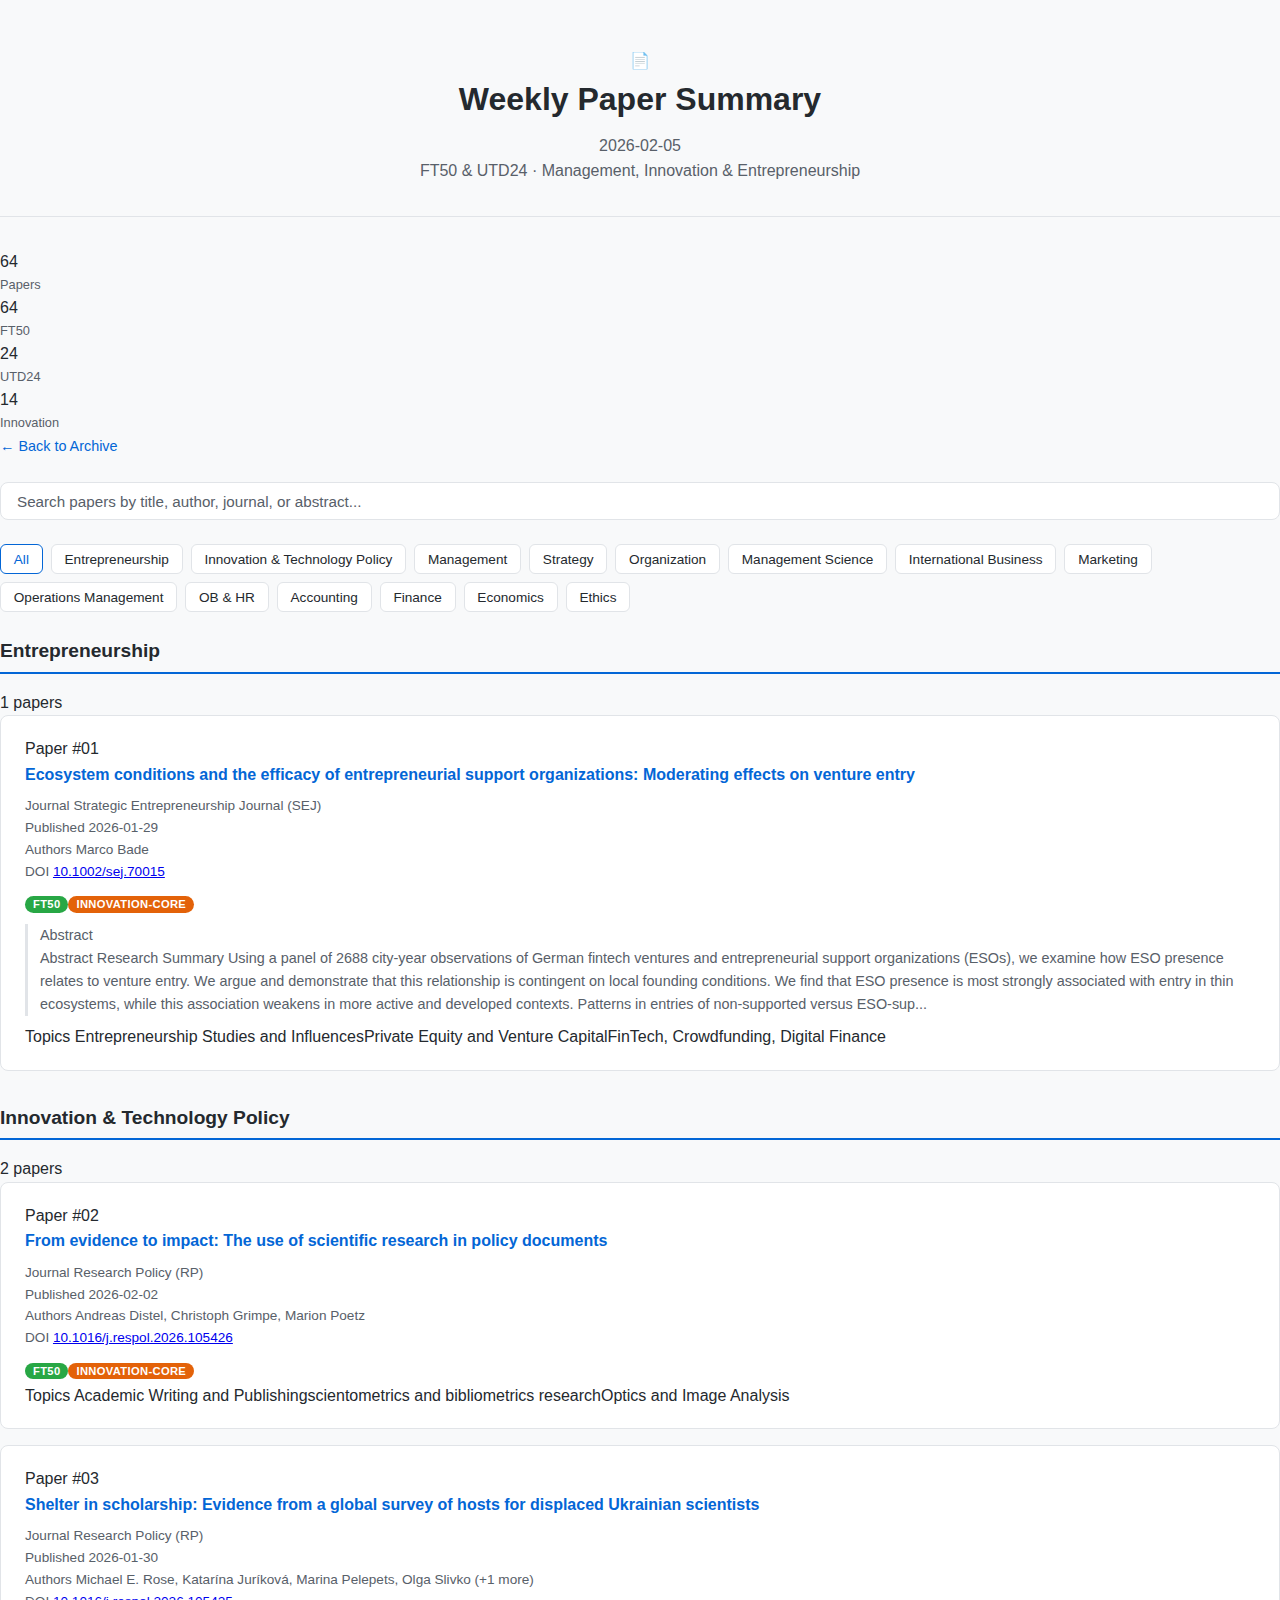
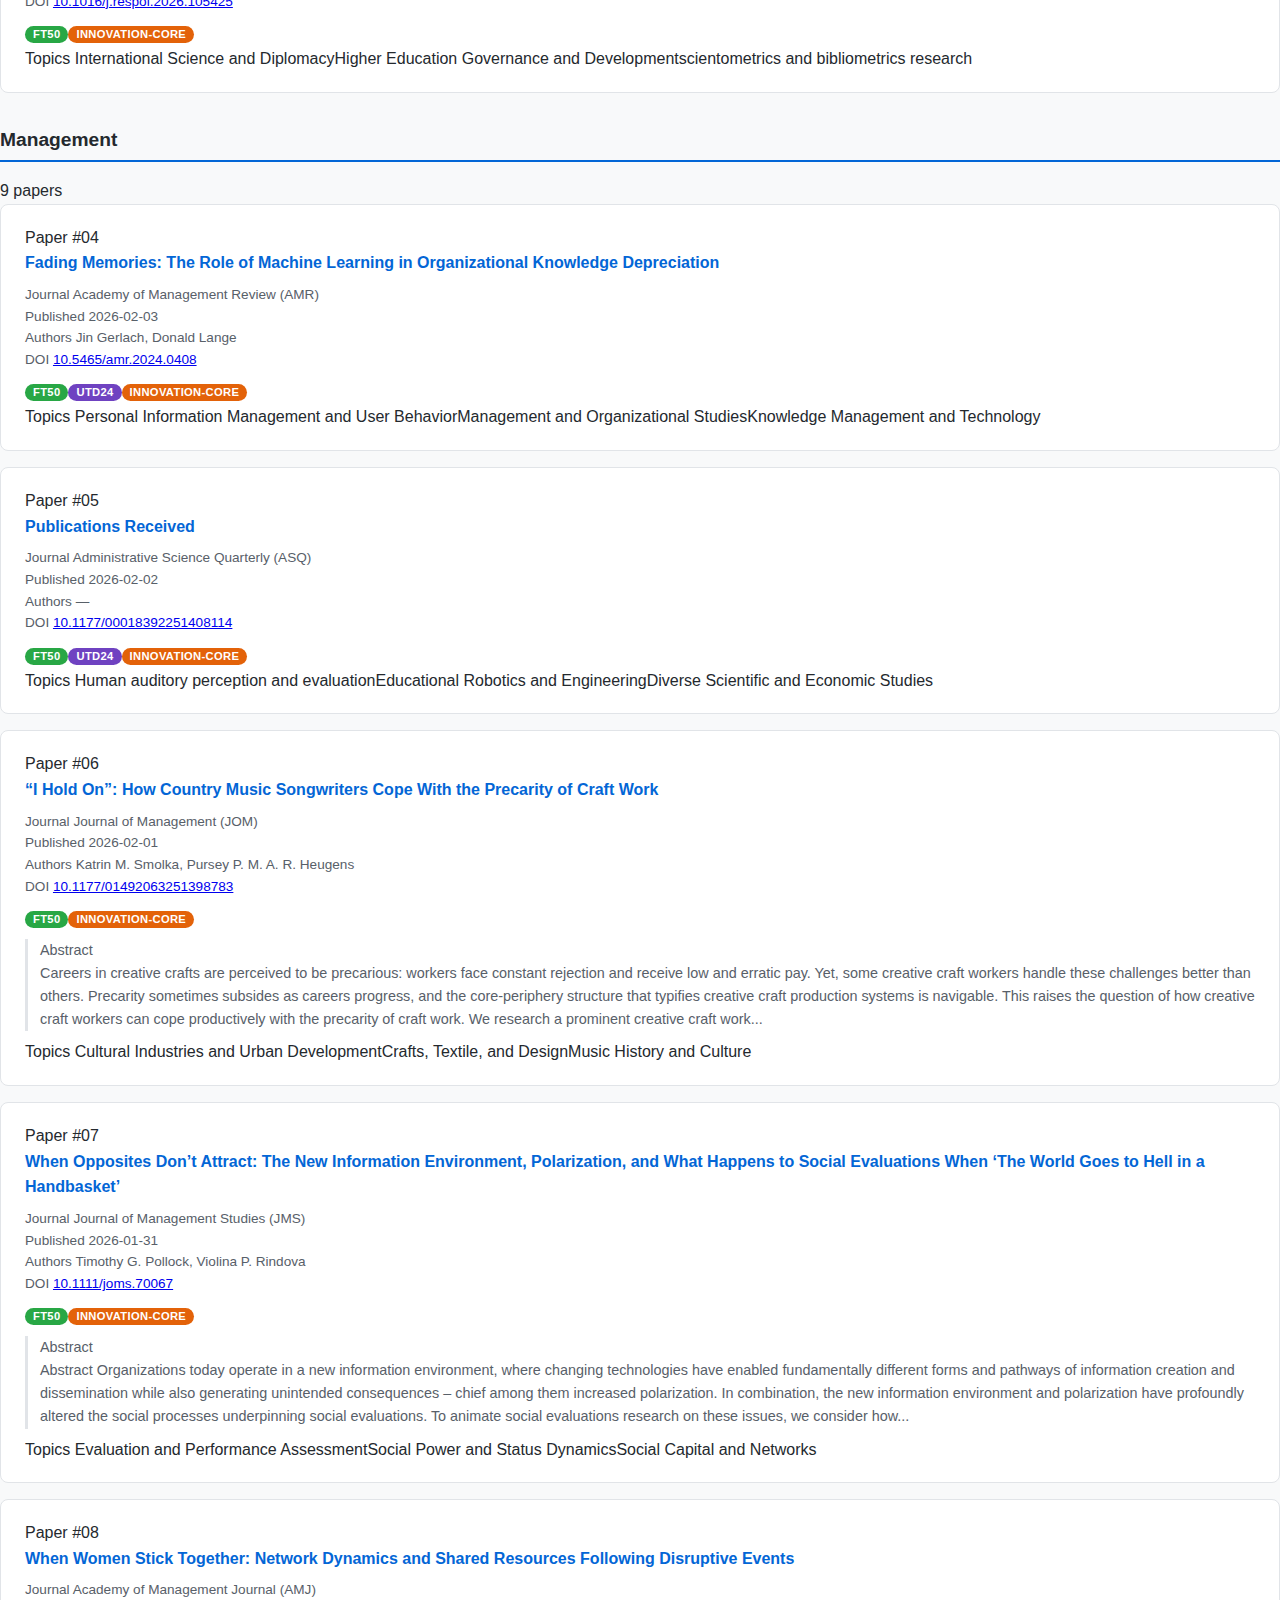
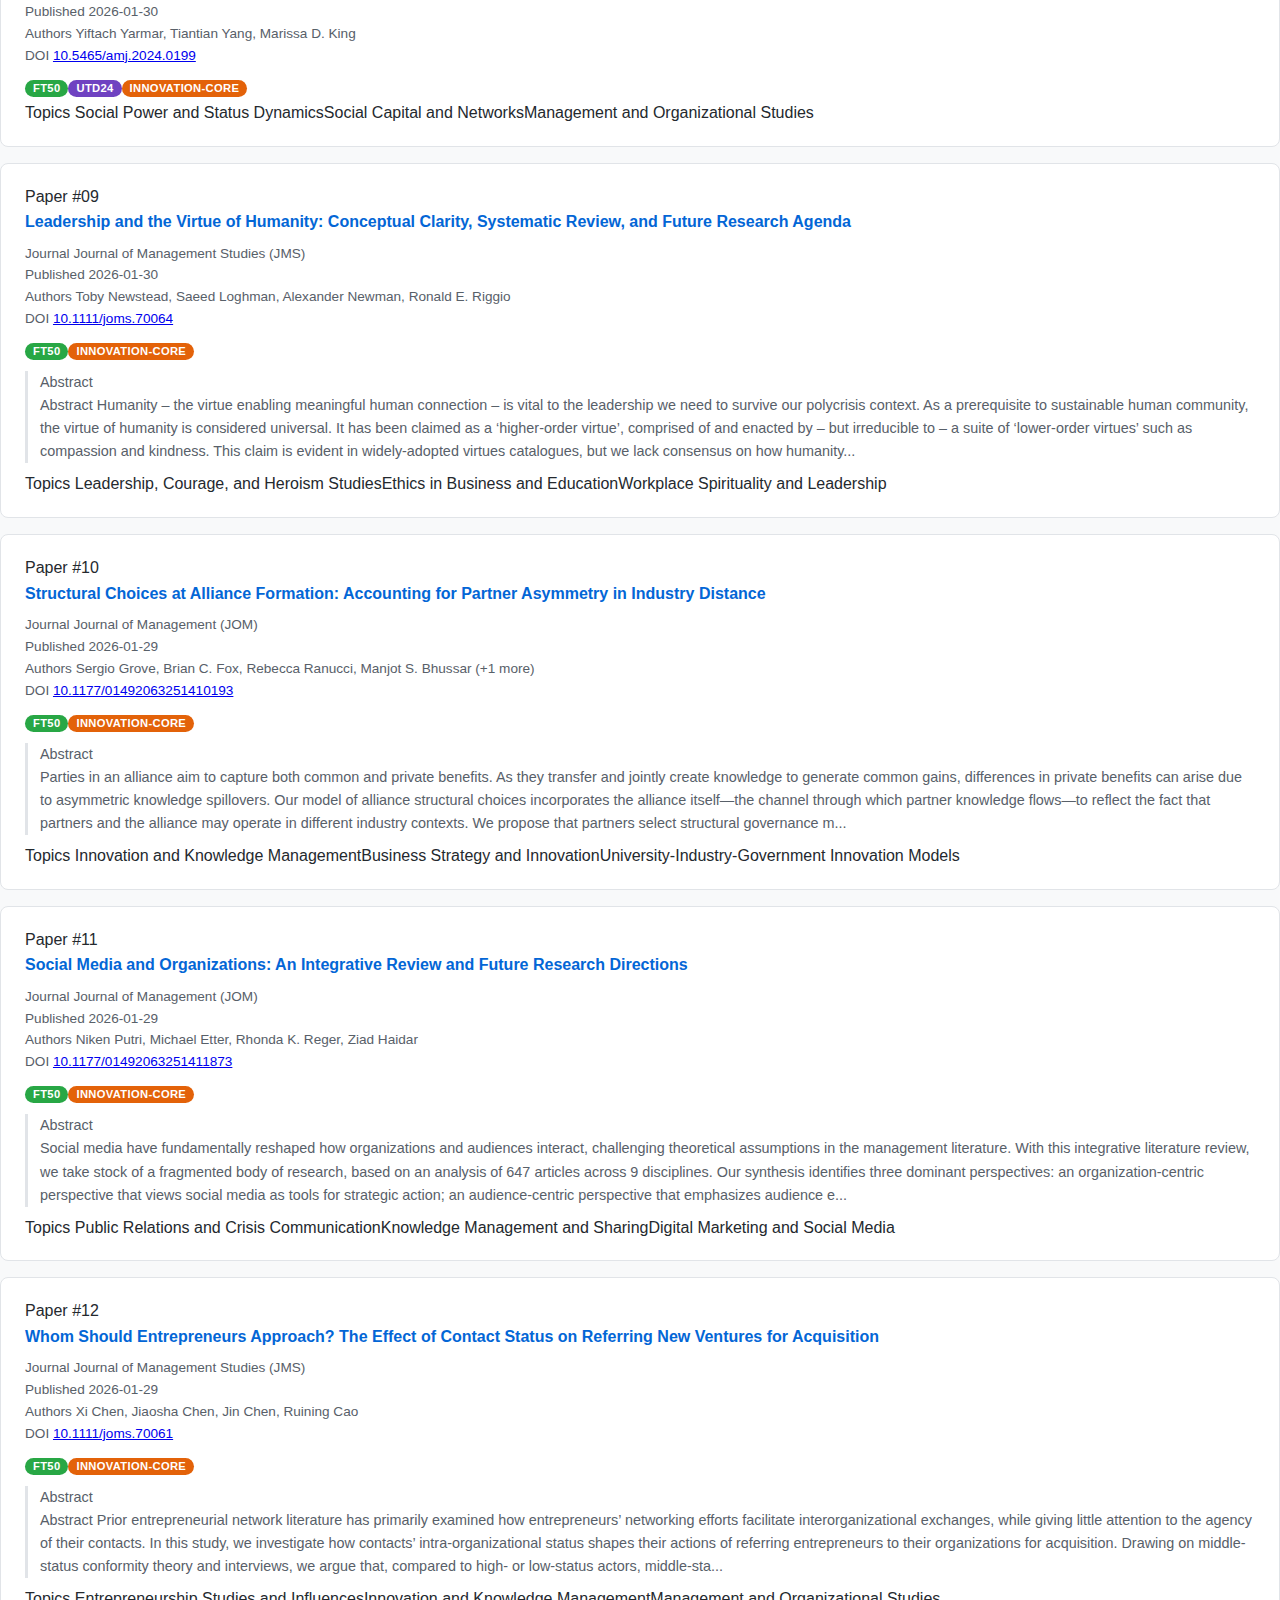
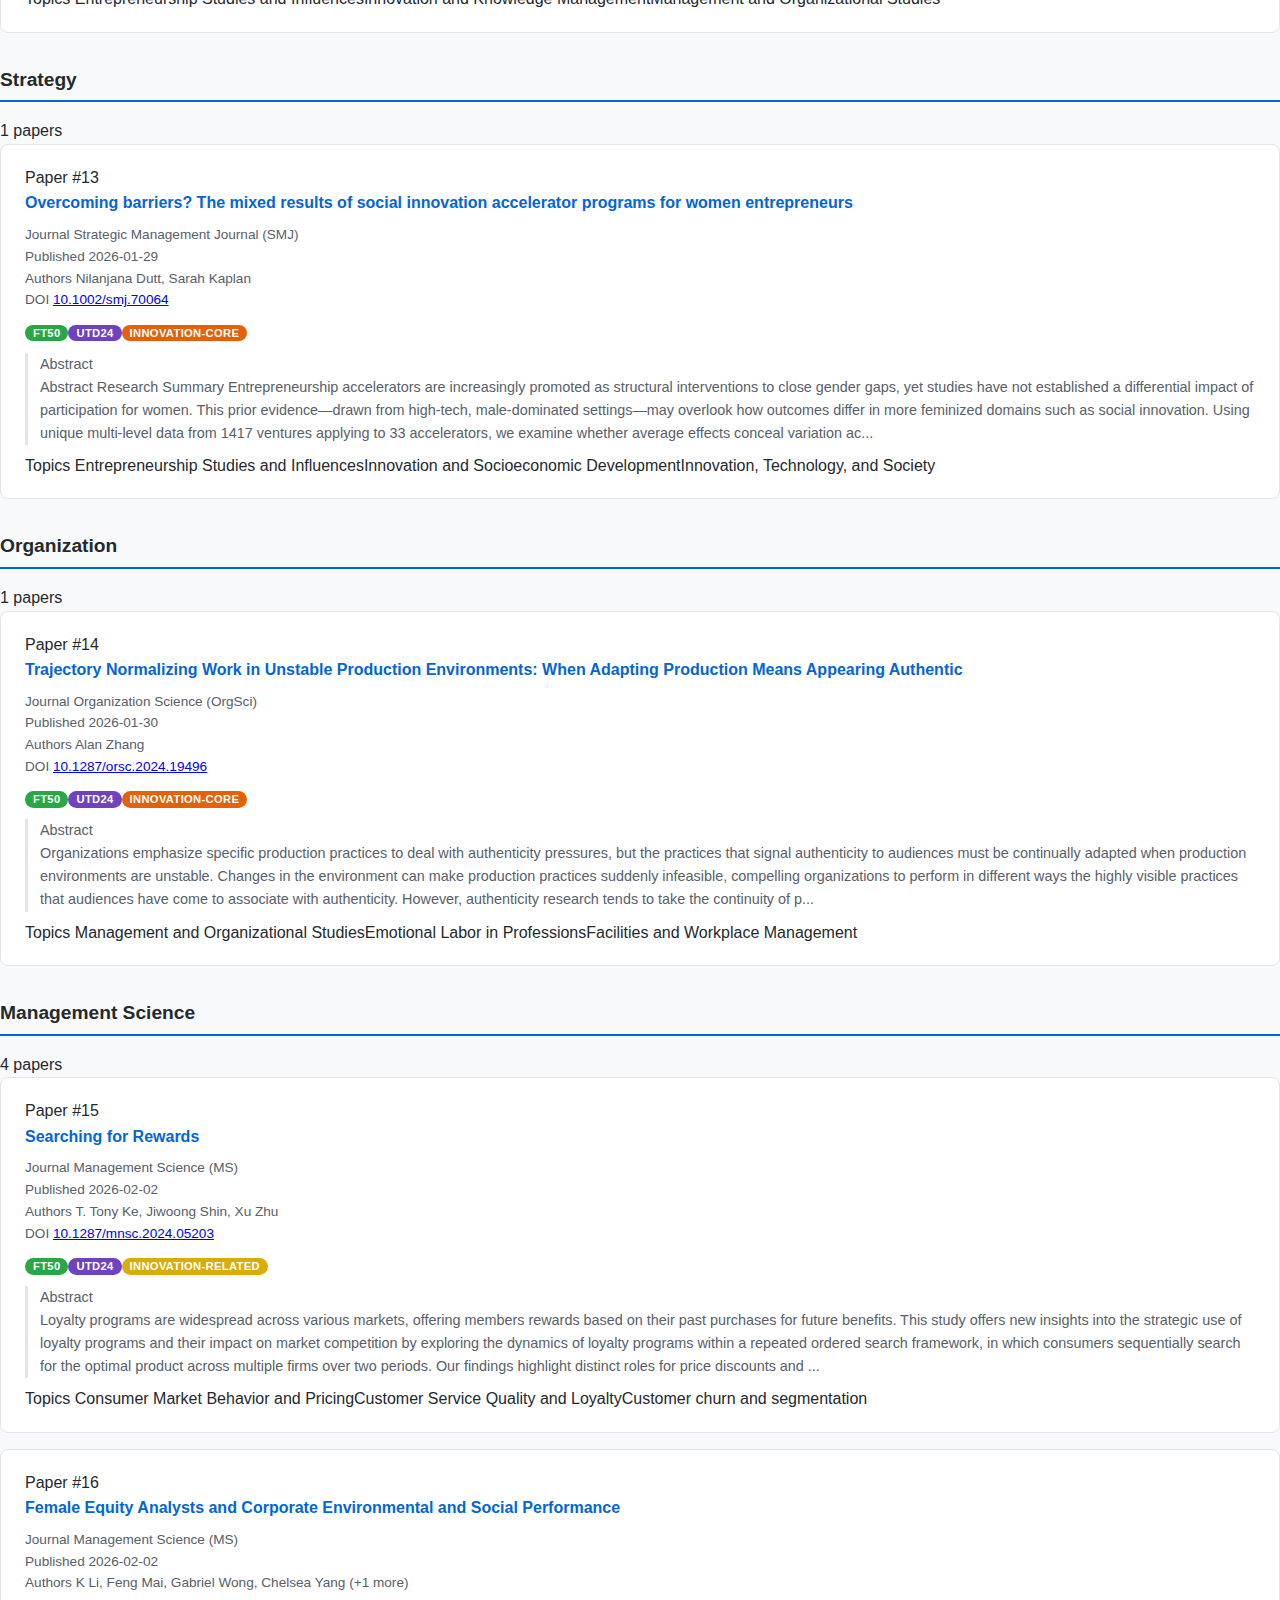
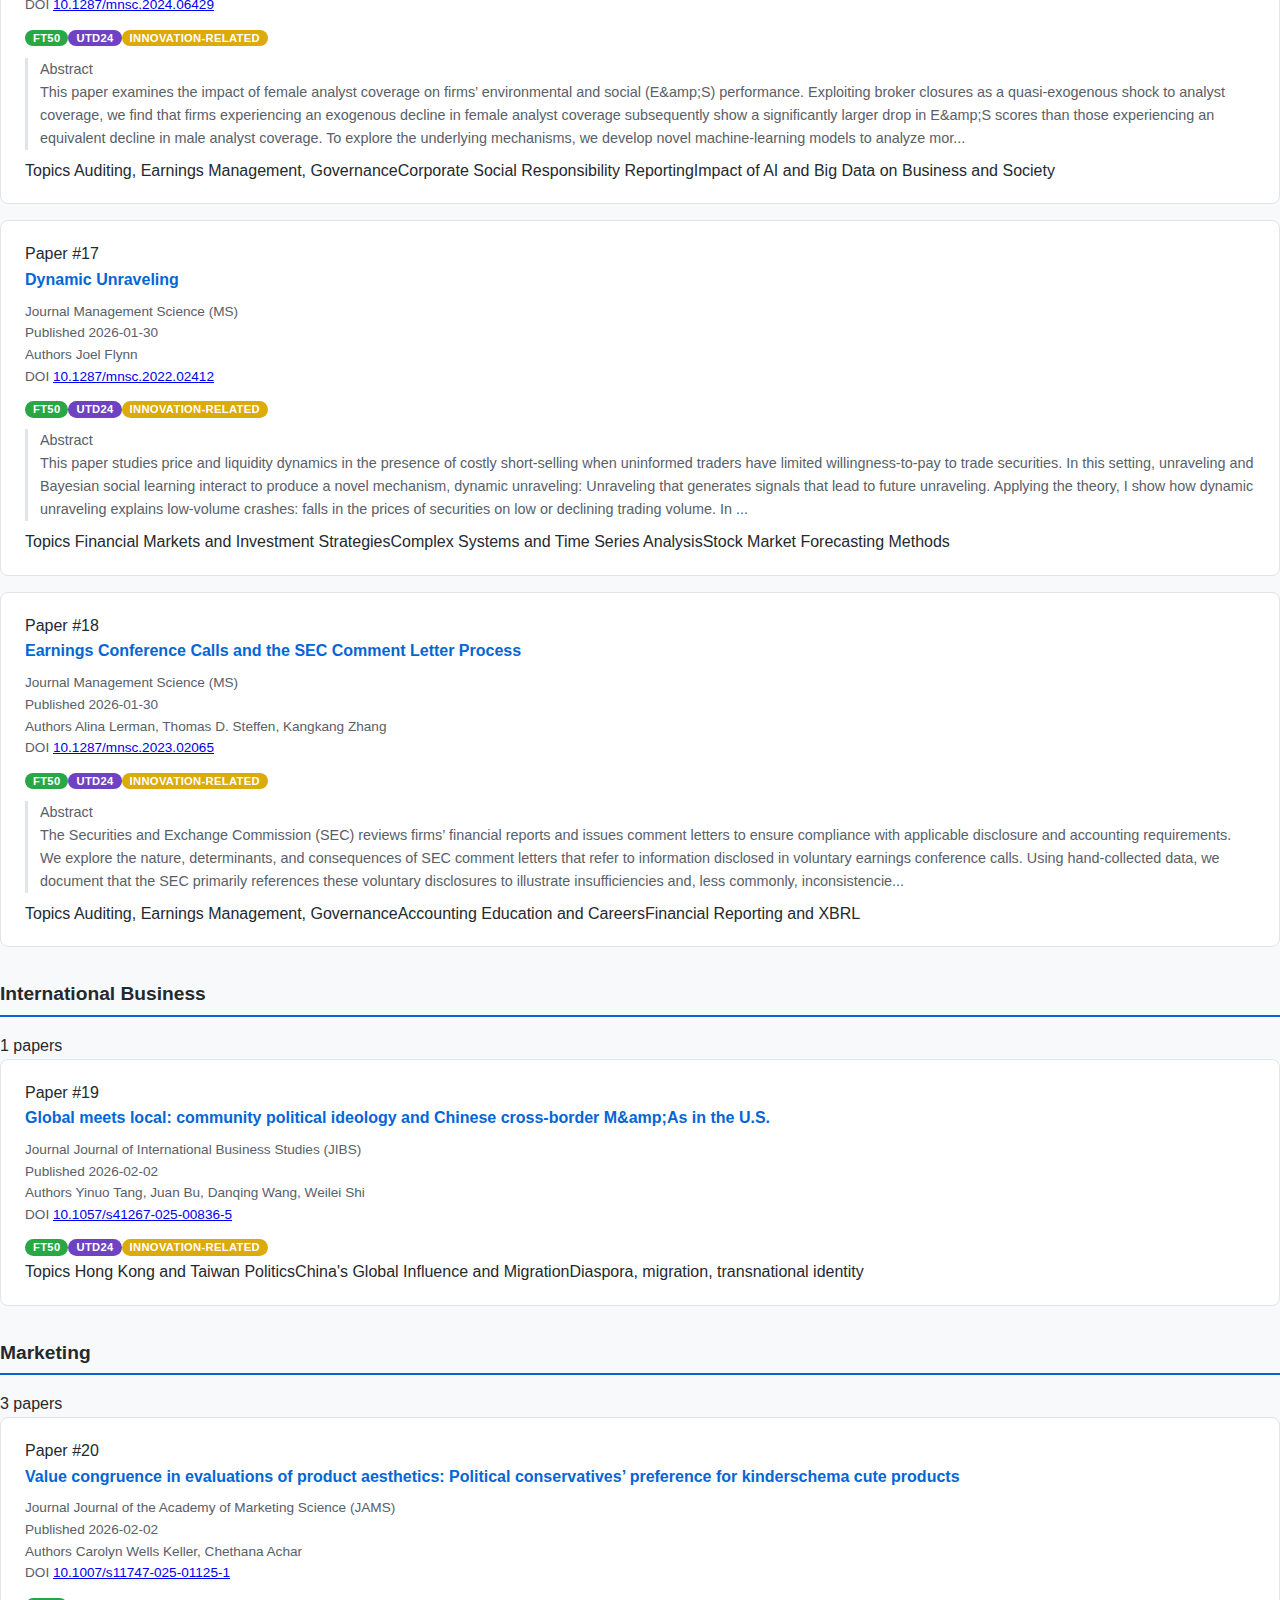
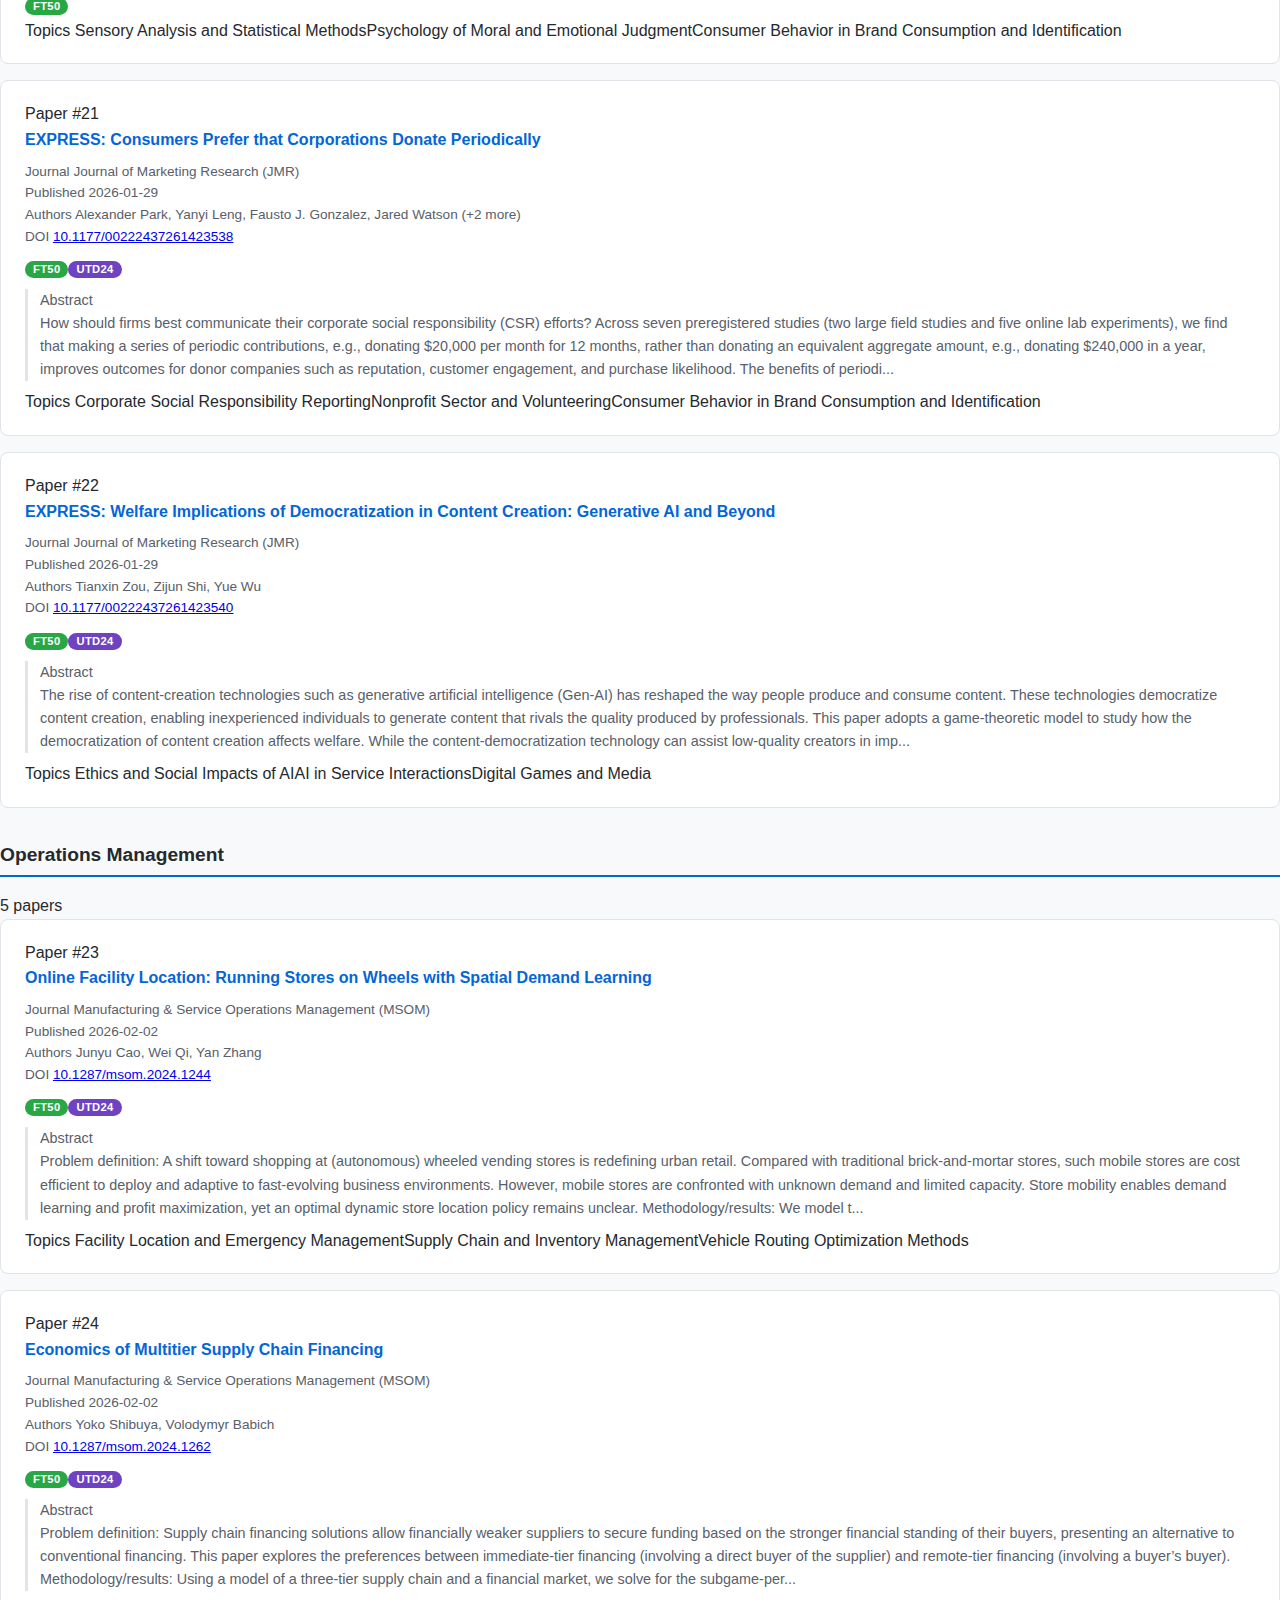
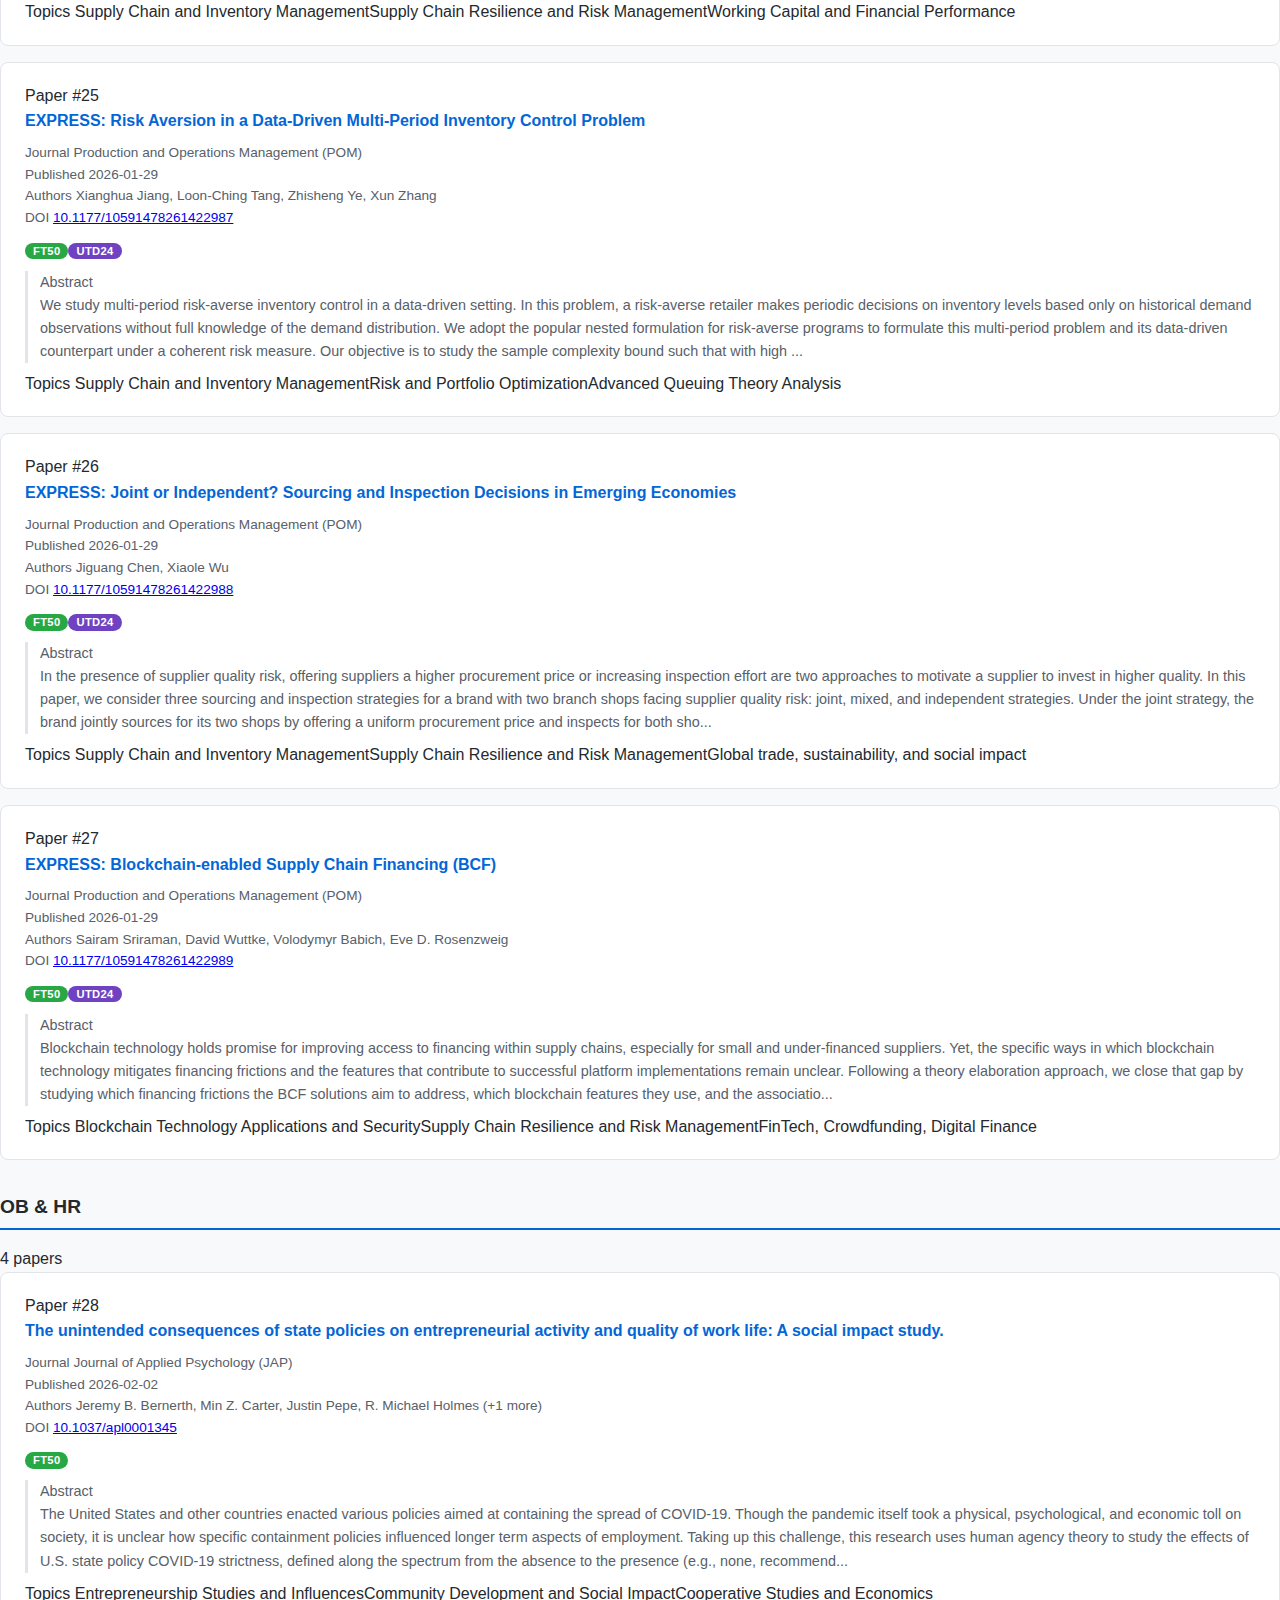
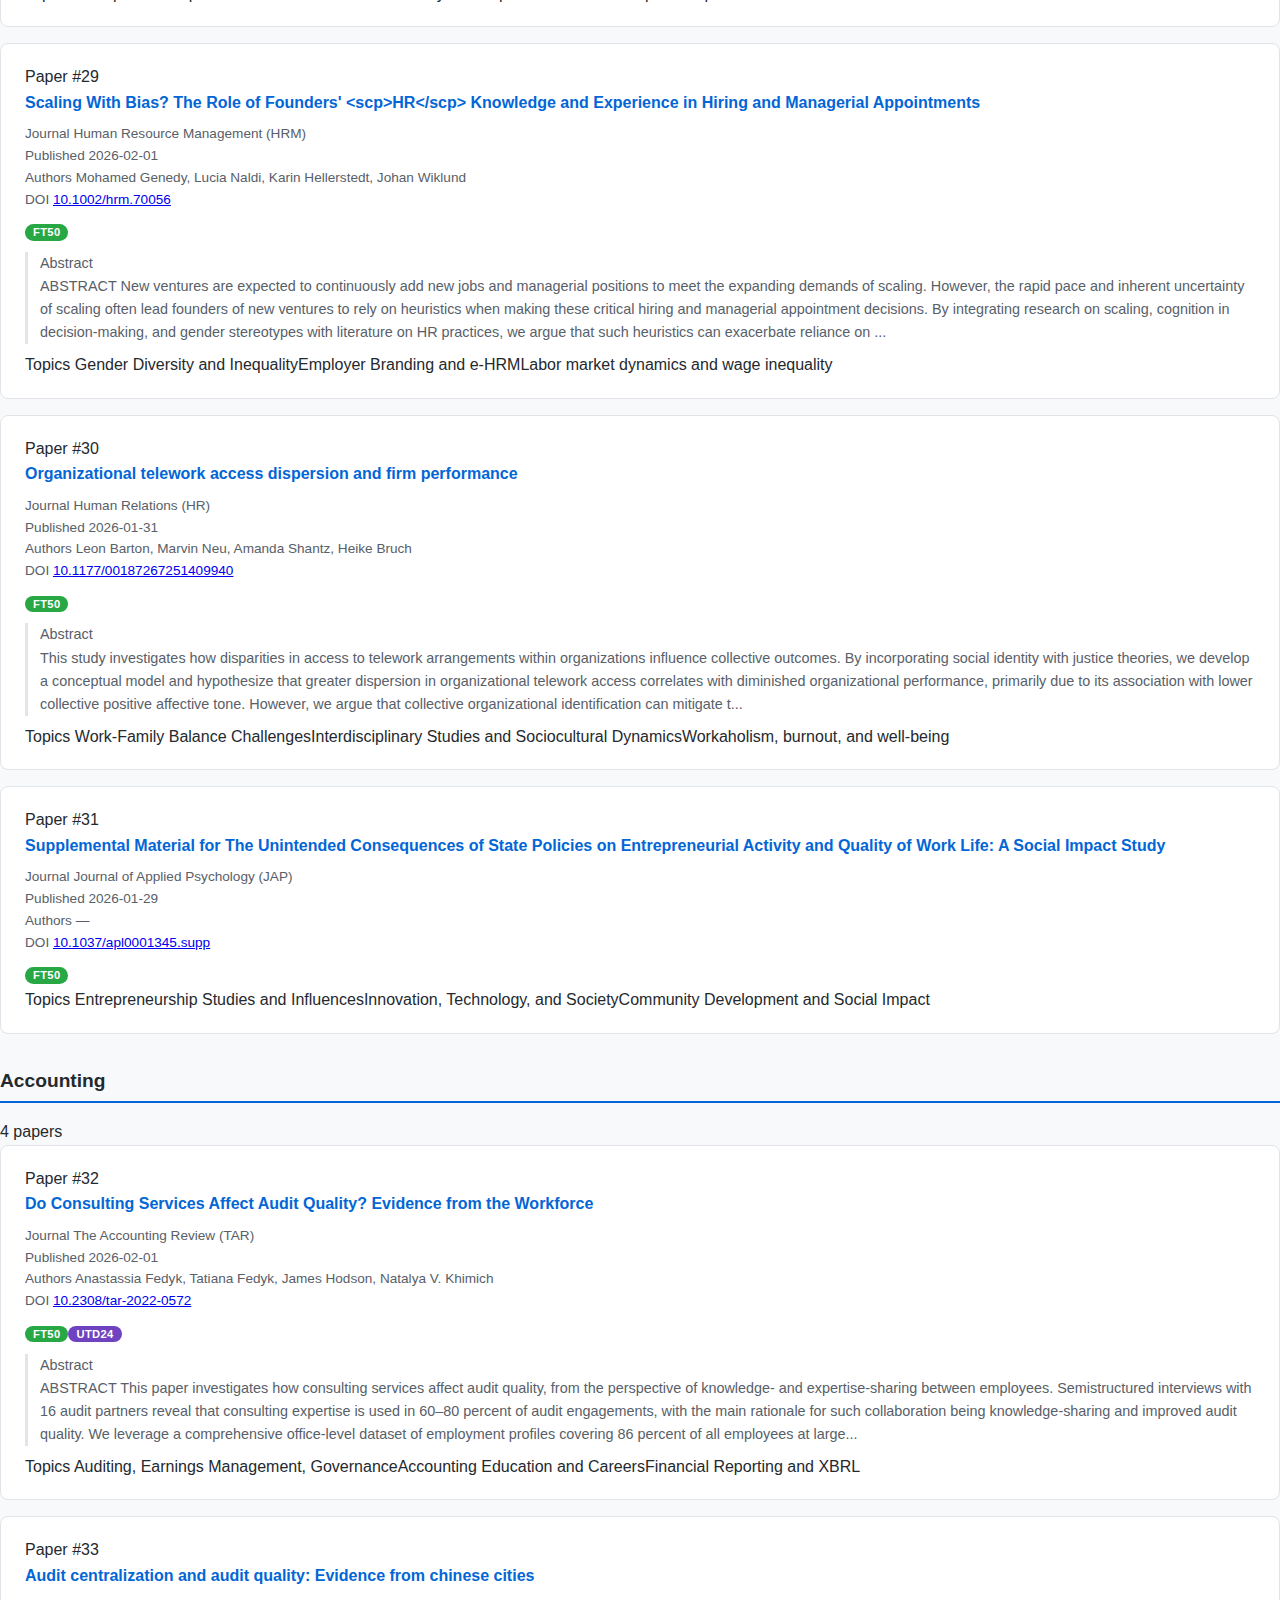
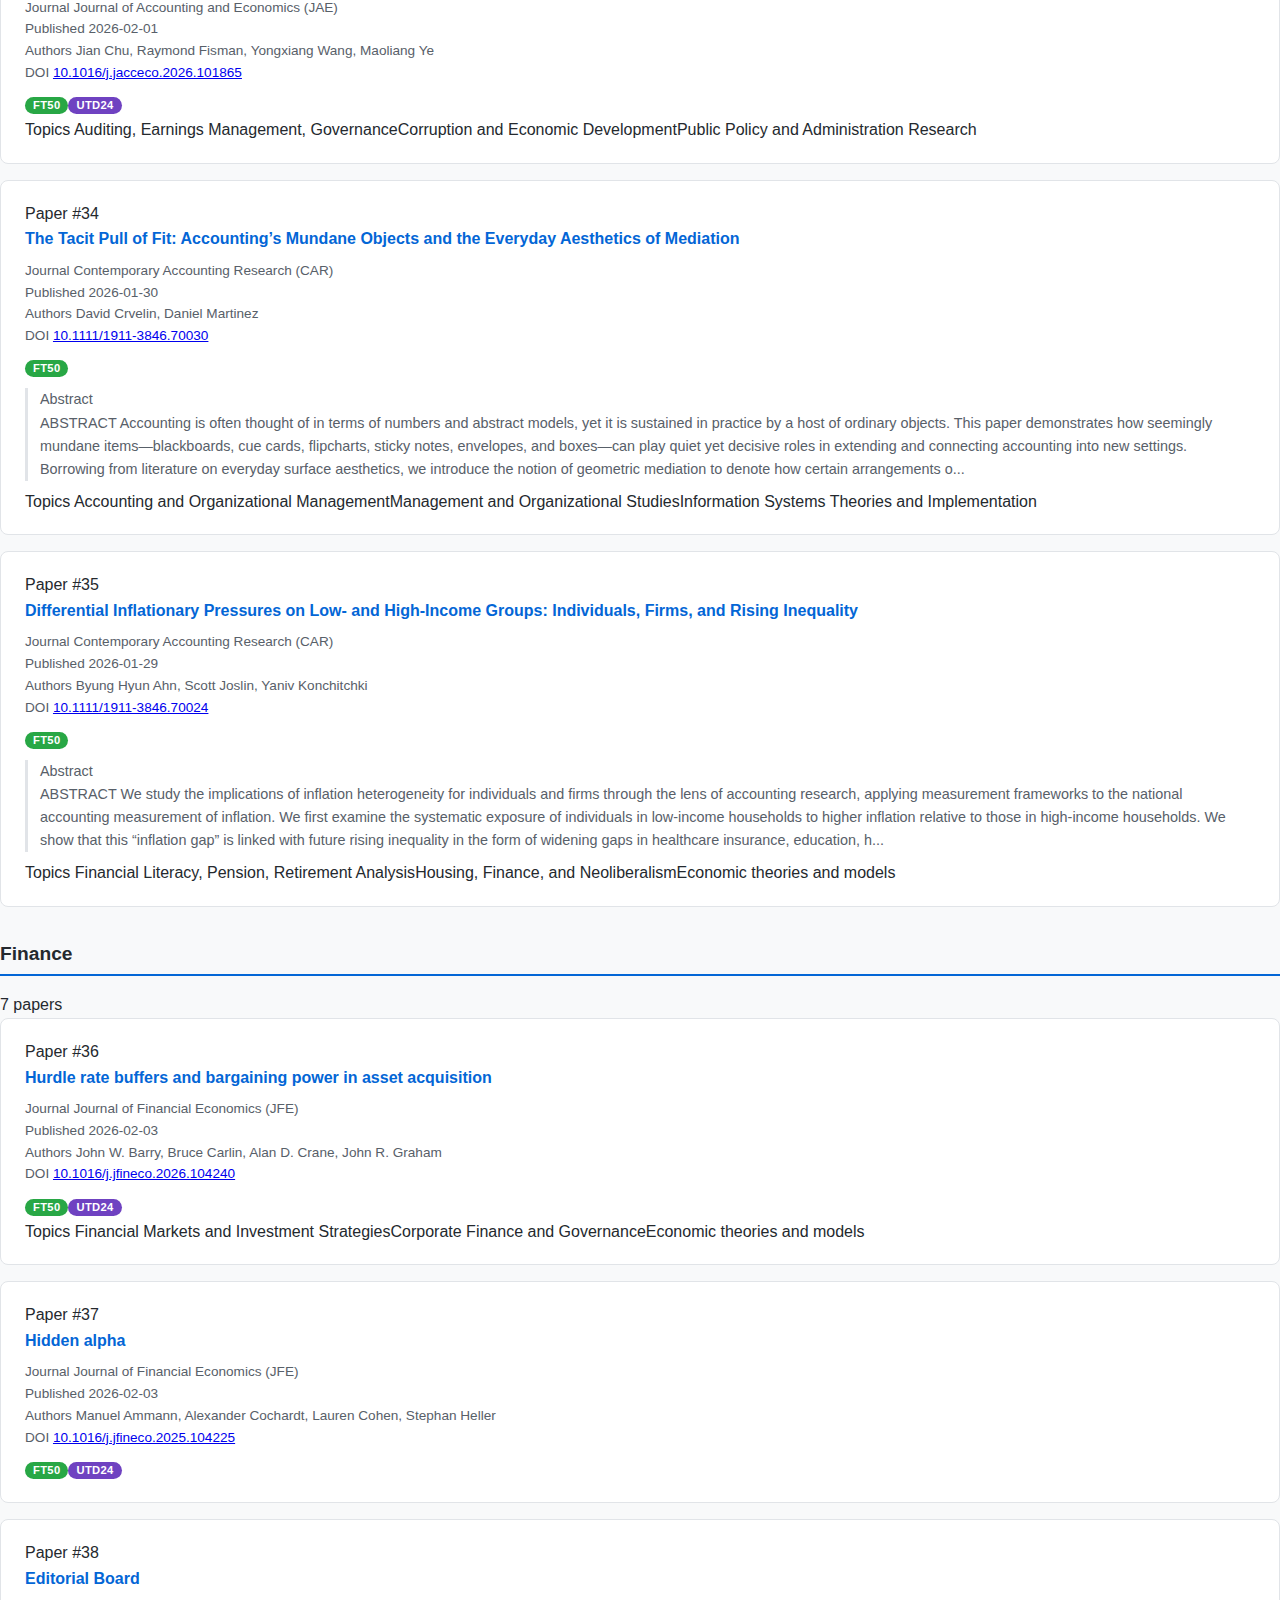
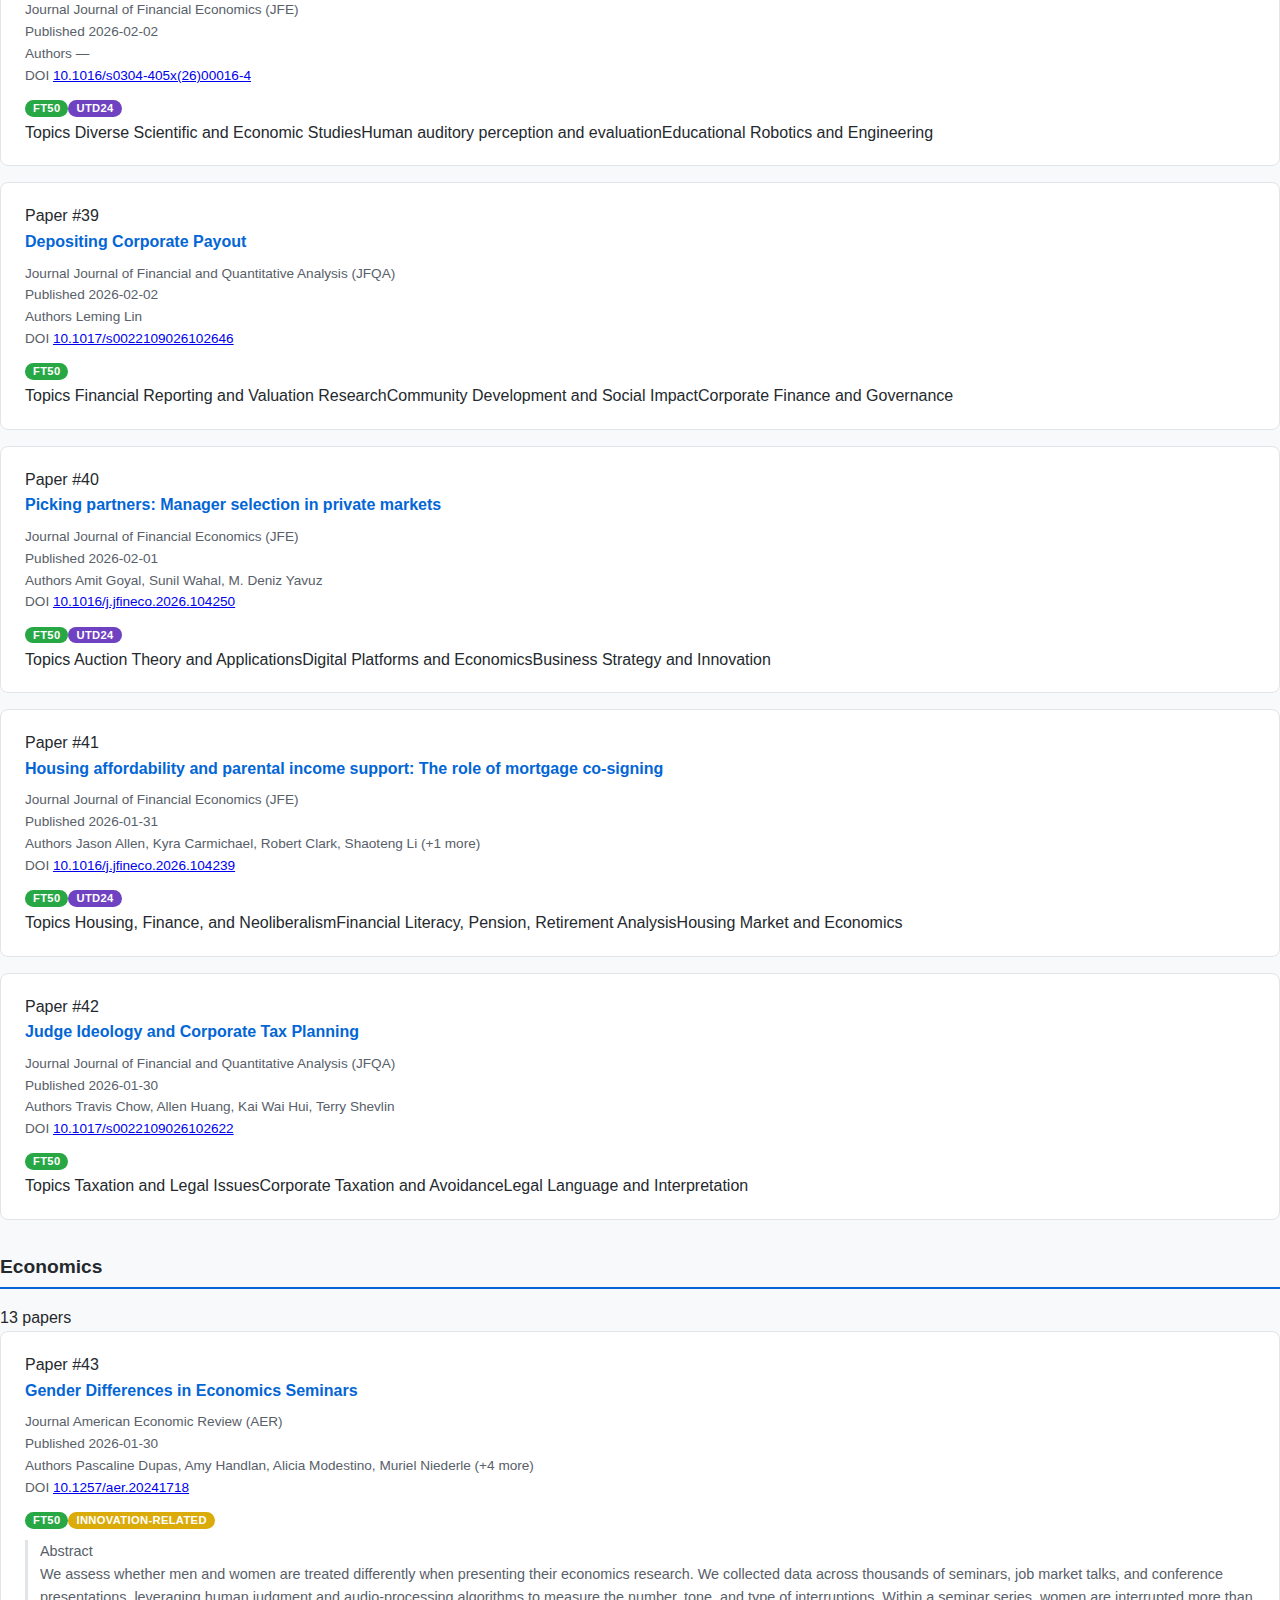
<file: docs/week/2026-02-05.html>
<!DOCTYPE html>
<html lang="en">
<head>
  <meta charset="UTF-8">
  <meta name="viewport" content="width=device-width, initial-scale=1.0">
  <title>Week of 2026-02-05 - AI Academia Bot</title>
  <link rel="stylesheet" href="../assets/style.css">
</head>
<body>
  <header class="header">
    <div class="header-content">
      <div class="header-icon">📄</div>
      <h1>Weekly Paper Summary</h1>
      <p class="header-date">2026-02-05</p>
      <p class="header-subtitle">FT50 & UTD24 · Management, Innovation & Entrepreneurship</p>
    </div>
  </header>

  <div class="stats-bar">
    <div class="stats-grid">
      <div class="stat-item">
        <div class="stat-number">64</div>
        <div class="stat-label">Papers</div>
      </div>
      <div class="stat-item">
        <div class="stat-number">64</div>
        <div class="stat-label">FT50</div>
      </div>
      <div class="stat-item">
        <div class="stat-number">24</div>
        <div class="stat-label">UTD24</div>
      </div>
      <div class="stat-item">
        <div class="stat-number">14</div>
        <div class="stat-label">Innovation</div>
      </div>
    </div>
  </div>

  <main class="main">
    <a href="../index.html" class="nav-back">← Back to Archive</a>

    <input type="text" class="search-box" placeholder="Search papers by title, author, journal, or abstract..." id="searchBox">

    <div class="filters">
      <button class="filter-btn active" data-filter="all">All</button><button class="filter-btn" data-filter="Entrepreneurship">Entrepreneurship</button><button class="filter-btn" data-filter="Innovation &amp; Technology Policy">Innovation &amp; Technology Policy</button><button class="filter-btn" data-filter="Management">Management</button><button class="filter-btn" data-filter="Strategy">Strategy</button><button class="filter-btn" data-filter="Organization">Organization</button><button class="filter-btn" data-filter="Management Science">Management Science</button><button class="filter-btn" data-filter="International Business">International Business</button><button class="filter-btn" data-filter="Marketing">Marketing</button><button class="filter-btn" data-filter="Operations Management">Operations Management</button><button class="filter-btn" data-filter="OB &amp; HR">OB &amp; HR</button><button class="filter-btn" data-filter="Accounting">Accounting</button><button class="filter-btn" data-filter="Finance">Finance</button><button class="filter-btn" data-filter="Economics">Economics</button><button class="filter-btn" data-filter="Ethics">Ethics</button>
    </div>

    <div id="paperList">
      
    <section class="category-section" data-category="Entrepreneurship">
      <div class="category-header">
        <span class="category-dot" style="background: var(--category-entre)"></span>
        <h2>Entrepreneurship</h2>
        <span class="category-count">1 papers</span>
      </div>
      
      <article class="paper-card">
        <div class="paper-title-bar">
          <div class="paper-index">Paper #01</div>
          <h3 class="paper-title"><a href="https://doi.org/10.1002/sej.70015" target="_blank" rel="noopener">Ecosystem conditions and the efficacy of entrepreneurial support organizations: Moderating effects on venture entry</a></h3>
        </div>
        <div class="paper-meta">
          <div class="meta-item">
            <span class="meta-label">Journal</span>
            <span class="meta-value journal">Strategic Entrepreneurship Journal (SEJ)</span>
          </div>
          <div class="meta-item">
            <span class="meta-label">Published</span>
            <span class="meta-value">2026-01-29</span>
          </div>
          <div class="meta-item">
            <span class="meta-label">Authors</span>
            <span class="meta-value">Marco Bade</span>
          </div>
          <div class="meta-item">
            <span class="meta-label">DOI</span>
            <span class="meta-value"><a href="https://doi.org/10.1002/sej.70015" target="_blank" rel="noopener">10.1002/sej.70015</a></span>
          </div>
        </div>
        
        <div class="paper-tags">
          <span class="tag tag-ft50">FT50</span><span class="tag tag-innovation">Innovation-Core</span>
        </div>
        
        <div class="paper-abstract">
          <div class="abstract-label">Abstract</div>
          <p class="abstract-text">Abstract Research Summary Using a panel of 2688 city‐year observations of German fintech ventures and entrepreneurial support organizations (ESOs), we examine how ESO presence relates to venture entry. We argue and demonstrate that this relationship is contingent on local founding conditions. We find that ESO presence is most strongly associated with entry in thin ecosystems, while this association weakens in more active and developed contexts. Patterns in entries of non‐supported versus ESO‐sup...</p>
        </div>
        
        <div class="paper-topics">
          <span class="topics-label">Topics</span>
          <span class="topic-chip">Entrepreneurship Studies and Influences</span><span class="topic-chip">Private Equity and Venture Capital</span><span class="topic-chip">FinTech, Crowdfunding, Digital Finance</span>
        </div>
      </article>
    </section>
    <section class="category-section" data-category="Innovation &amp; Technology Policy">
      <div class="category-header">
        <span class="category-dot" style="background: var(--category-innov)"></span>
        <h2>Innovation &amp; Technology Policy</h2>
        <span class="category-count">2 papers</span>
      </div>
      
      <article class="paper-card">
        <div class="paper-title-bar">
          <div class="paper-index">Paper #02</div>
          <h3 class="paper-title"><a href="https://doi.org/10.1016/j.respol.2026.105426" target="_blank" rel="noopener">From evidence to impact: The use of scientific research in policy documents</a></h3>
        </div>
        <div class="paper-meta">
          <div class="meta-item">
            <span class="meta-label">Journal</span>
            <span class="meta-value journal">Research Policy (RP)</span>
          </div>
          <div class="meta-item">
            <span class="meta-label">Published</span>
            <span class="meta-value">2026-02-02</span>
          </div>
          <div class="meta-item">
            <span class="meta-label">Authors</span>
            <span class="meta-value">Andreas Distel, Christoph Grimpe, Marion Poetz</span>
          </div>
          <div class="meta-item">
            <span class="meta-label">DOI</span>
            <span class="meta-value"><a href="https://doi.org/10.1016/j.respol.2026.105426" target="_blank" rel="noopener">10.1016/j.respol.2026.105426</a></span>
          </div>
        </div>
        
        <div class="paper-tags">
          <span class="tag tag-ft50">FT50</span><span class="tag tag-innovation">Innovation-Core</span>
        </div>
        
        
        <div class="paper-topics">
          <span class="topics-label">Topics</span>
          <span class="topic-chip">Academic Writing and Publishing</span><span class="topic-chip">scientometrics and bibliometrics research</span><span class="topic-chip">Optics and Image Analysis</span>
        </div>
      </article>
      <article class="paper-card">
        <div class="paper-title-bar">
          <div class="paper-index">Paper #03</div>
          <h3 class="paper-title"><a href="https://doi.org/10.1016/j.respol.2026.105425" target="_blank" rel="noopener">Shelter in scholarship: Evidence from a global survey of hosts for displaced Ukrainian scientists</a></h3>
        </div>
        <div class="paper-meta">
          <div class="meta-item">
            <span class="meta-label">Journal</span>
            <span class="meta-value journal">Research Policy (RP)</span>
          </div>
          <div class="meta-item">
            <span class="meta-label">Published</span>
            <span class="meta-value">2026-01-30</span>
          </div>
          <div class="meta-item">
            <span class="meta-label">Authors</span>
            <span class="meta-value">Michael E. Rose, Katarína Juríková, Marina Pelepets, Olga Slivko (+1 more)</span>
          </div>
          <div class="meta-item">
            <span class="meta-label">DOI</span>
            <span class="meta-value"><a href="https://doi.org/10.1016/j.respol.2026.105425" target="_blank" rel="noopener">10.1016/j.respol.2026.105425</a></span>
          </div>
        </div>
        
        <div class="paper-tags">
          <span class="tag tag-ft50">FT50</span><span class="tag tag-innovation">Innovation-Core</span>
        </div>
        
        
        <div class="paper-topics">
          <span class="topics-label">Topics</span>
          <span class="topic-chip">International Science and Diplomacy</span><span class="topic-chip">Higher Education Governance and Development</span><span class="topic-chip">scientometrics and bibliometrics research</span>
        </div>
      </article>
    </section>
    <section class="category-section" data-category="Management">
      <div class="category-header">
        <span class="category-dot" style="background: var(--category-mgmt)"></span>
        <h2>Management</h2>
        <span class="category-count">9 papers</span>
      </div>
      
      <article class="paper-card">
        <div class="paper-title-bar">
          <div class="paper-index">Paper #04</div>
          <h3 class="paper-title"><a href="https://doi.org/10.5465/amr.2024.0408" target="_blank" rel="noopener">Fading Memories: The Role of Machine Learning in Organizational Knowledge Depreciation</a></h3>
        </div>
        <div class="paper-meta">
          <div class="meta-item">
            <span class="meta-label">Journal</span>
            <span class="meta-value journal">Academy of Management Review (AMR)</span>
          </div>
          <div class="meta-item">
            <span class="meta-label">Published</span>
            <span class="meta-value">2026-02-03</span>
          </div>
          <div class="meta-item">
            <span class="meta-label">Authors</span>
            <span class="meta-value">Jin Gerlach, Donald Lange</span>
          </div>
          <div class="meta-item">
            <span class="meta-label">DOI</span>
            <span class="meta-value"><a href="https://doi.org/10.5465/amr.2024.0408" target="_blank" rel="noopener">10.5465/amr.2024.0408</a></span>
          </div>
        </div>
        
        <div class="paper-tags">
          <span class="tag tag-ft50">FT50</span><span class="tag tag-utd24">UTD24</span><span class="tag tag-innovation">Innovation-Core</span>
        </div>
        
        
        <div class="paper-topics">
          <span class="topics-label">Topics</span>
          <span class="topic-chip">Personal Information Management and User Behavior</span><span class="topic-chip">Management and Organizational Studies</span><span class="topic-chip">Knowledge Management and Technology</span>
        </div>
      </article>
      <article class="paper-card">
        <div class="paper-title-bar">
          <div class="paper-index">Paper #05</div>
          <h3 class="paper-title"><a href="https://doi.org/10.1177/00018392251408114" target="_blank" rel="noopener">Publications Received</a></h3>
        </div>
        <div class="paper-meta">
          <div class="meta-item">
            <span class="meta-label">Journal</span>
            <span class="meta-value journal">Administrative Science Quarterly (ASQ)</span>
          </div>
          <div class="meta-item">
            <span class="meta-label">Published</span>
            <span class="meta-value">2026-02-02</span>
          </div>
          <div class="meta-item">
            <span class="meta-label">Authors</span>
            <span class="meta-value">—</span>
          </div>
          <div class="meta-item">
            <span class="meta-label">DOI</span>
            <span class="meta-value"><a href="https://doi.org/10.1177/00018392251408114" target="_blank" rel="noopener">10.1177/00018392251408114</a></span>
          </div>
        </div>
        
        <div class="paper-tags">
          <span class="tag tag-ft50">FT50</span><span class="tag tag-utd24">UTD24</span><span class="tag tag-innovation">Innovation-Core</span>
        </div>
        
        
        <div class="paper-topics">
          <span class="topics-label">Topics</span>
          <span class="topic-chip">Human auditory perception and evaluation</span><span class="topic-chip">Educational Robotics and Engineering</span><span class="topic-chip">Diverse Scientific and Economic Studies</span>
        </div>
      </article>
      <article class="paper-card">
        <div class="paper-title-bar">
          <div class="paper-index">Paper #06</div>
          <h3 class="paper-title"><a href="https://doi.org/10.1177/01492063251398783" target="_blank" rel="noopener">“I Hold On”: How Country Music Songwriters Cope With the Precarity of Craft Work</a></h3>
        </div>
        <div class="paper-meta">
          <div class="meta-item">
            <span class="meta-label">Journal</span>
            <span class="meta-value journal">Journal of Management (JOM)</span>
          </div>
          <div class="meta-item">
            <span class="meta-label">Published</span>
            <span class="meta-value">2026-02-01</span>
          </div>
          <div class="meta-item">
            <span class="meta-label">Authors</span>
            <span class="meta-value">Katrin M. Smolka, Pursey P. M. A. R. Heugens</span>
          </div>
          <div class="meta-item">
            <span class="meta-label">DOI</span>
            <span class="meta-value"><a href="https://doi.org/10.1177/01492063251398783" target="_blank" rel="noopener">10.1177/01492063251398783</a></span>
          </div>
        </div>
        
        <div class="paper-tags">
          <span class="tag tag-ft50">FT50</span><span class="tag tag-innovation">Innovation-Core</span>
        </div>
        
        <div class="paper-abstract">
          <div class="abstract-label">Abstract</div>
          <p class="abstract-text">Careers in creative crafts are perceived to be precarious: workers face constant rejection and receive low and erratic pay. Yet, some creative craft workers handle these challenges better than others. Precarity sometimes subsides as careers progress, and the core-periphery structure that typifies creative craft production systems is navigable. This raises the question of how creative craft workers can cope productively with the precarity of craft work. We research a prominent creative craft work...</p>
        </div>
        
        <div class="paper-topics">
          <span class="topics-label">Topics</span>
          <span class="topic-chip">Cultural Industries and Urban Development</span><span class="topic-chip">Crafts, Textile, and Design</span><span class="topic-chip">Music History and Culture</span>
        </div>
      </article>
      <article class="paper-card">
        <div class="paper-title-bar">
          <div class="paper-index">Paper #07</div>
          <h3 class="paper-title"><a href="https://doi.org/10.1111/joms.70067" target="_blank" rel="noopener">When Opposites Don’t Attract: The New Information Environment, Polarization, and What Happens to Social Evaluations When ‘The World Goes to Hell in a Handbasket’</a></h3>
        </div>
        <div class="paper-meta">
          <div class="meta-item">
            <span class="meta-label">Journal</span>
            <span class="meta-value journal">Journal of Management Studies (JMS)</span>
          </div>
          <div class="meta-item">
            <span class="meta-label">Published</span>
            <span class="meta-value">2026-01-31</span>
          </div>
          <div class="meta-item">
            <span class="meta-label">Authors</span>
            <span class="meta-value">Timothy G. Pollock, Violina P. Rindova</span>
          </div>
          <div class="meta-item">
            <span class="meta-label">DOI</span>
            <span class="meta-value"><a href="https://doi.org/10.1111/joms.70067" target="_blank" rel="noopener">10.1111/joms.70067</a></span>
          </div>
        </div>
        
        <div class="paper-tags">
          <span class="tag tag-ft50">FT50</span><span class="tag tag-innovation">Innovation-Core</span>
        </div>
        
        <div class="paper-abstract">
          <div class="abstract-label">Abstract</div>
          <p class="abstract-text">Abstract Organizations today operate in a new information environment, where changing technologies have enabled fundamentally different forms and pathways of information creation and dissemination while also generating unintended consequences – chief among them increased polarization. In combination, the new information environment and polarization have profoundly altered the social processes underpinning social evaluations. To animate social evaluations research on these issues, we consider how...</p>
        </div>
        
        <div class="paper-topics">
          <span class="topics-label">Topics</span>
          <span class="topic-chip">Evaluation and Performance Assessment</span><span class="topic-chip">Social Power and Status Dynamics</span><span class="topic-chip">Social Capital and Networks</span>
        </div>
      </article>
      <article class="paper-card">
        <div class="paper-title-bar">
          <div class="paper-index">Paper #08</div>
          <h3 class="paper-title"><a href="https://doi.org/10.5465/amj.2024.0199" target="_blank" rel="noopener">When Women Stick Together: Network Dynamics and Shared Resources Following Disruptive Events</a></h3>
        </div>
        <div class="paper-meta">
          <div class="meta-item">
            <span class="meta-label">Journal</span>
            <span class="meta-value journal">Academy of Management Journal (AMJ)</span>
          </div>
          <div class="meta-item">
            <span class="meta-label">Published</span>
            <span class="meta-value">2026-01-30</span>
          </div>
          <div class="meta-item">
            <span class="meta-label">Authors</span>
            <span class="meta-value">Yiftach Yarmar, Tiantian Yang, Marissa D. King</span>
          </div>
          <div class="meta-item">
            <span class="meta-label">DOI</span>
            <span class="meta-value"><a href="https://doi.org/10.5465/amj.2024.0199" target="_blank" rel="noopener">10.5465/amj.2024.0199</a></span>
          </div>
        </div>
        
        <div class="paper-tags">
          <span class="tag tag-ft50">FT50</span><span class="tag tag-utd24">UTD24</span><span class="tag tag-innovation">Innovation-Core</span>
        </div>
        
        
        <div class="paper-topics">
          <span class="topics-label">Topics</span>
          <span class="topic-chip">Social Power and Status Dynamics</span><span class="topic-chip">Social Capital and Networks</span><span class="topic-chip">Management and Organizational Studies</span>
        </div>
      </article>
      <article class="paper-card">
        <div class="paper-title-bar">
          <div class="paper-index">Paper #09</div>
          <h3 class="paper-title"><a href="https://doi.org/10.1111/joms.70064" target="_blank" rel="noopener">Leadership and the Virtue of Humanity: Conceptual Clarity, Systematic Review, and Future Research Agenda</a></h3>
        </div>
        <div class="paper-meta">
          <div class="meta-item">
            <span class="meta-label">Journal</span>
            <span class="meta-value journal">Journal of Management Studies (JMS)</span>
          </div>
          <div class="meta-item">
            <span class="meta-label">Published</span>
            <span class="meta-value">2026-01-30</span>
          </div>
          <div class="meta-item">
            <span class="meta-label">Authors</span>
            <span class="meta-value">Toby Newstead, Saeed Loghman, Alexander Newman, Ronald E. Riggio</span>
          </div>
          <div class="meta-item">
            <span class="meta-label">DOI</span>
            <span class="meta-value"><a href="https://doi.org/10.1111/joms.70064" target="_blank" rel="noopener">10.1111/joms.70064</a></span>
          </div>
        </div>
        
        <div class="paper-tags">
          <span class="tag tag-ft50">FT50</span><span class="tag tag-innovation">Innovation-Core</span>
        </div>
        
        <div class="paper-abstract">
          <div class="abstract-label">Abstract</div>
          <p class="abstract-text">Abstract Humanity – the virtue enabling meaningful human connection – is vital to the leadership we need to survive our polycrisis context. As a prerequisite to sustainable human community, the virtue of humanity is considered universal. It has been claimed as a ‘higher‐order virtue’, comprised of and enacted by – but irreducible to – a suite of ‘lower‐order virtues’ such as compassion and kindness. This claim is evident in widely‐adopted virtues catalogues, but we lack consensus on how humanity...</p>
        </div>
        
        <div class="paper-topics">
          <span class="topics-label">Topics</span>
          <span class="topic-chip">Leadership, Courage, and Heroism Studies</span><span class="topic-chip">Ethics in Business and Education</span><span class="topic-chip">Workplace Spirituality and Leadership</span>
        </div>
      </article>
      <article class="paper-card">
        <div class="paper-title-bar">
          <div class="paper-index">Paper #10</div>
          <h3 class="paper-title"><a href="https://doi.org/10.1177/01492063251410193" target="_blank" rel="noopener">Structural Choices at Alliance Formation: Accounting for Partner Asymmetry in Industry Distance</a></h3>
        </div>
        <div class="paper-meta">
          <div class="meta-item">
            <span class="meta-label">Journal</span>
            <span class="meta-value journal">Journal of Management (JOM)</span>
          </div>
          <div class="meta-item">
            <span class="meta-label">Published</span>
            <span class="meta-value">2026-01-29</span>
          </div>
          <div class="meta-item">
            <span class="meta-label">Authors</span>
            <span class="meta-value">Sergio Grove, Brian C. Fox, Rebecca Ranucci, Manjot S. Bhussar (+1 more)</span>
          </div>
          <div class="meta-item">
            <span class="meta-label">DOI</span>
            <span class="meta-value"><a href="https://doi.org/10.1177/01492063251410193" target="_blank" rel="noopener">10.1177/01492063251410193</a></span>
          </div>
        </div>
        
        <div class="paper-tags">
          <span class="tag tag-ft50">FT50</span><span class="tag tag-innovation">Innovation-Core</span>
        </div>
        
        <div class="paper-abstract">
          <div class="abstract-label">Abstract</div>
          <p class="abstract-text">Parties in an alliance aim to capture both common and private benefits. As they transfer and jointly create knowledge to generate common gains, differences in private benefits can arise due to asymmetric knowledge spillovers. Our model of alliance structural choices incorporates the alliance itself—the channel through which partner knowledge flows—to reflect the fact that partners and the alliance may operate in different industry contexts. We propose that partners select structural governance m...</p>
        </div>
        
        <div class="paper-topics">
          <span class="topics-label">Topics</span>
          <span class="topic-chip">Innovation and Knowledge Management</span><span class="topic-chip">Business Strategy and Innovation</span><span class="topic-chip">University-Industry-Government Innovation Models</span>
        </div>
      </article>
      <article class="paper-card">
        <div class="paper-title-bar">
          <div class="paper-index">Paper #11</div>
          <h3 class="paper-title"><a href="https://doi.org/10.1177/01492063251411873" target="_blank" rel="noopener">Social Media and Organizations: An Integrative Review and Future Research Directions</a></h3>
        </div>
        <div class="paper-meta">
          <div class="meta-item">
            <span class="meta-label">Journal</span>
            <span class="meta-value journal">Journal of Management (JOM)</span>
          </div>
          <div class="meta-item">
            <span class="meta-label">Published</span>
            <span class="meta-value">2026-01-29</span>
          </div>
          <div class="meta-item">
            <span class="meta-label">Authors</span>
            <span class="meta-value">Niken Putri, Michael Etter, Rhonda K. Reger, Ziad Haidar</span>
          </div>
          <div class="meta-item">
            <span class="meta-label">DOI</span>
            <span class="meta-value"><a href="https://doi.org/10.1177/01492063251411873" target="_blank" rel="noopener">10.1177/01492063251411873</a></span>
          </div>
        </div>
        
        <div class="paper-tags">
          <span class="tag tag-ft50">FT50</span><span class="tag tag-innovation">Innovation-Core</span>
        </div>
        
        <div class="paper-abstract">
          <div class="abstract-label">Abstract</div>
          <p class="abstract-text">Social media have fundamentally reshaped how organizations and audiences interact, challenging theoretical assumptions in the management literature. With this integrative literature review, we take stock of a fragmented body of research, based on an analysis of 647 articles across 9 disciplines. Our synthesis identifies three dominant perspectives: an organization-centric perspective that views social media as tools for strategic action; an audience-centric perspective that emphasizes audience e...</p>
        </div>
        
        <div class="paper-topics">
          <span class="topics-label">Topics</span>
          <span class="topic-chip">Public Relations and Crisis Communication</span><span class="topic-chip">Knowledge Management and Sharing</span><span class="topic-chip">Digital Marketing and Social Media</span>
        </div>
      </article>
      <article class="paper-card">
        <div class="paper-title-bar">
          <div class="paper-index">Paper #12</div>
          <h3 class="paper-title"><a href="https://doi.org/10.1111/joms.70061" target="_blank" rel="noopener">Whom Should Entrepreneurs Approach? The Effect of Contact Status on Referring New Ventures for Acquisition</a></h3>
        </div>
        <div class="paper-meta">
          <div class="meta-item">
            <span class="meta-label">Journal</span>
            <span class="meta-value journal">Journal of Management Studies (JMS)</span>
          </div>
          <div class="meta-item">
            <span class="meta-label">Published</span>
            <span class="meta-value">2026-01-29</span>
          </div>
          <div class="meta-item">
            <span class="meta-label">Authors</span>
            <span class="meta-value">Xi Chen, Jiaosha Chen, Jin Chen, Ruining Cao</span>
          </div>
          <div class="meta-item">
            <span class="meta-label">DOI</span>
            <span class="meta-value"><a href="https://doi.org/10.1111/joms.70061" target="_blank" rel="noopener">10.1111/joms.70061</a></span>
          </div>
        </div>
        
        <div class="paper-tags">
          <span class="tag tag-ft50">FT50</span><span class="tag tag-innovation">Innovation-Core</span>
        </div>
        
        <div class="paper-abstract">
          <div class="abstract-label">Abstract</div>
          <p class="abstract-text">Abstract Prior entrepreneurial network literature has primarily examined how entrepreneurs’ networking efforts facilitate interorganizational exchanges, while giving little attention to the agency of their contacts. In this study, we investigate how contacts’ intra‐organizational status shapes their actions of referring entrepreneurs to their organizations for acquisition. Drawing on middle‐status conformity theory and interviews, we argue that, compared to high‐ or low‐status actors, middle‐sta...</p>
        </div>
        
        <div class="paper-topics">
          <span class="topics-label">Topics</span>
          <span class="topic-chip">Entrepreneurship Studies and Influences</span><span class="topic-chip">Innovation and Knowledge Management</span><span class="topic-chip">Management and Organizational Studies</span>
        </div>
      </article>
    </section>
    <section class="category-section" data-category="Strategy">
      <div class="category-header">
        <span class="category-dot" style="background: var(--category-strategy)"></span>
        <h2>Strategy</h2>
        <span class="category-count">1 papers</span>
      </div>
      
      <article class="paper-card">
        <div class="paper-title-bar">
          <div class="paper-index">Paper #13</div>
          <h3 class="paper-title"><a href="https://doi.org/10.1002/smj.70064" target="_blank" rel="noopener">Overcoming barriers? The mixed results of social innovation accelerator programs for women entrepreneurs</a></h3>
        </div>
        <div class="paper-meta">
          <div class="meta-item">
            <span class="meta-label">Journal</span>
            <span class="meta-value journal">Strategic Management Journal (SMJ)</span>
          </div>
          <div class="meta-item">
            <span class="meta-label">Published</span>
            <span class="meta-value">2026-01-29</span>
          </div>
          <div class="meta-item">
            <span class="meta-label">Authors</span>
            <span class="meta-value">Nilanjana Dutt, Sarah Kaplan</span>
          </div>
          <div class="meta-item">
            <span class="meta-label">DOI</span>
            <span class="meta-value"><a href="https://doi.org/10.1002/smj.70064" target="_blank" rel="noopener">10.1002/smj.70064</a></span>
          </div>
        </div>
        
        <div class="paper-tags">
          <span class="tag tag-ft50">FT50</span><span class="tag tag-utd24">UTD24</span><span class="tag tag-innovation">Innovation-Core</span>
        </div>
        
        <div class="paper-abstract">
          <div class="abstract-label">Abstract</div>
          <p class="abstract-text">Abstract Research Summary Entrepreneurship accelerators are increasingly promoted as structural interventions to close gender gaps, yet studies have not established a differential impact of participation for women. This prior evidence—drawn from high‐tech, male‐dominated settings—may overlook how outcomes differ in more feminized domains such as social innovation. Using unique multi‐level data from 1417 ventures applying to 33 accelerators, we examine whether average effects conceal variation ac...</p>
        </div>
        
        <div class="paper-topics">
          <span class="topics-label">Topics</span>
          <span class="topic-chip">Entrepreneurship Studies and Influences</span><span class="topic-chip">Innovation and Socioeconomic Development</span><span class="topic-chip">Innovation, Technology, and Society</span>
        </div>
      </article>
    </section>
    <section class="category-section" data-category="Organization">
      <div class="category-header">
        <span class="category-dot" style="background: var(--category-org)"></span>
        <h2>Organization</h2>
        <span class="category-count">1 papers</span>
      </div>
      
      <article class="paper-card">
        <div class="paper-title-bar">
          <div class="paper-index">Paper #14</div>
          <h3 class="paper-title"><a href="https://doi.org/10.1287/orsc.2024.19496" target="_blank" rel="noopener">Trajectory Normalizing Work in Unstable Production Environments: When Adapting Production Means Appearing Authentic</a></h3>
        </div>
        <div class="paper-meta">
          <div class="meta-item">
            <span class="meta-label">Journal</span>
            <span class="meta-value journal">Organization Science (OrgSci)</span>
          </div>
          <div class="meta-item">
            <span class="meta-label">Published</span>
            <span class="meta-value">2026-01-30</span>
          </div>
          <div class="meta-item">
            <span class="meta-label">Authors</span>
            <span class="meta-value">Alan Zhang</span>
          </div>
          <div class="meta-item">
            <span class="meta-label">DOI</span>
            <span class="meta-value"><a href="https://doi.org/10.1287/orsc.2024.19496" target="_blank" rel="noopener">10.1287/orsc.2024.19496</a></span>
          </div>
        </div>
        
        <div class="paper-tags">
          <span class="tag tag-ft50">FT50</span><span class="tag tag-utd24">UTD24</span><span class="tag tag-innovation">Innovation-Core</span>
        </div>
        
        <div class="paper-abstract">
          <div class="abstract-label">Abstract</div>
          <p class="abstract-text">Organizations emphasize specific production practices to deal with authenticity pressures, but the practices that signal authenticity to audiences must be continually adapted when production environments are unstable. Changes in the environment can make production practices suddenly infeasible, compelling organizations to perform in different ways the highly visible practices that audiences have come to associate with authenticity. However, authenticity research tends to take the continuity of p...</p>
        </div>
        
        <div class="paper-topics">
          <span class="topics-label">Topics</span>
          <span class="topic-chip">Management and Organizational Studies</span><span class="topic-chip">Emotional Labor in Professions</span><span class="topic-chip">Facilities and Workplace Management</span>
        </div>
      </article>
    </section>
    <section class="category-section" data-category="Management Science">
      <div class="category-header">
        <span class="category-dot" style="background: var(--category-mgmt)"></span>
        <h2>Management Science</h2>
        <span class="category-count">4 papers</span>
      </div>
      
      <article class="paper-card">
        <div class="paper-title-bar">
          <div class="paper-index">Paper #15</div>
          <h3 class="paper-title"><a href="https://doi.org/10.1287/mnsc.2024.05203" target="_blank" rel="noopener">Searching for Rewards</a></h3>
        </div>
        <div class="paper-meta">
          <div class="meta-item">
            <span class="meta-label">Journal</span>
            <span class="meta-value journal">Management Science (MS)</span>
          </div>
          <div class="meta-item">
            <span class="meta-label">Published</span>
            <span class="meta-value">2026-02-02</span>
          </div>
          <div class="meta-item">
            <span class="meta-label">Authors</span>
            <span class="meta-value">T. Tony Ke, Jiwoong Shin, Xu Zhu</span>
          </div>
          <div class="meta-item">
            <span class="meta-label">DOI</span>
            <span class="meta-value"><a href="https://doi.org/10.1287/mnsc.2024.05203" target="_blank" rel="noopener">10.1287/mnsc.2024.05203</a></span>
          </div>
        </div>
        
        <div class="paper-tags">
          <span class="tag tag-ft50">FT50</span><span class="tag tag-utd24">UTD24</span><span class="tag tag-medium">Innovation-Related</span>
        </div>
        
        <div class="paper-abstract">
          <div class="abstract-label">Abstract</div>
          <p class="abstract-text">Loyalty programs are widespread across various markets, offering members rewards based on their past purchases for future benefits. This study offers new insights into the strategic use of loyalty programs and their impact on market competition by exploring the dynamics of loyalty programs within a repeated ordered search framework, in which consumers sequentially search for the optimal product across multiple firms over two periods. Our findings highlight distinct roles for price discounts and ...</p>
        </div>
        
        <div class="paper-topics">
          <span class="topics-label">Topics</span>
          <span class="topic-chip">Consumer Market Behavior and Pricing</span><span class="topic-chip">Customer Service Quality and Loyalty</span><span class="topic-chip">Customer churn and segmentation</span>
        </div>
      </article>
      <article class="paper-card">
        <div class="paper-title-bar">
          <div class="paper-index">Paper #16</div>
          <h3 class="paper-title"><a href="https://doi.org/10.1287/mnsc.2024.06429" target="_blank" rel="noopener">Female Equity Analysts and Corporate Environmental and Social Performance</a></h3>
        </div>
        <div class="paper-meta">
          <div class="meta-item">
            <span class="meta-label">Journal</span>
            <span class="meta-value journal">Management Science (MS)</span>
          </div>
          <div class="meta-item">
            <span class="meta-label">Published</span>
            <span class="meta-value">2026-02-02</span>
          </div>
          <div class="meta-item">
            <span class="meta-label">Authors</span>
            <span class="meta-value">K Li, Feng Mai, Gabriel Wong, Chelsea Yang (+1 more)</span>
          </div>
          <div class="meta-item">
            <span class="meta-label">DOI</span>
            <span class="meta-value"><a href="https://doi.org/10.1287/mnsc.2024.06429" target="_blank" rel="noopener">10.1287/mnsc.2024.06429</a></span>
          </div>
        </div>
        
        <div class="paper-tags">
          <span class="tag tag-ft50">FT50</span><span class="tag tag-utd24">UTD24</span><span class="tag tag-medium">Innovation-Related</span>
        </div>
        
        <div class="paper-abstract">
          <div class="abstract-label">Abstract</div>
          <p class="abstract-text">This paper examines the impact of female analyst coverage on firms’ environmental and social (E&amp;amp;S) performance. Exploiting broker closures as a quasi-exogenous shock to analyst coverage, we find that firms experiencing an exogenous decline in female analyst coverage subsequently show a significantly larger drop in E&amp;amp;S scores than those experiencing an equivalent decline in male analyst coverage. To explore the underlying mechanisms, we develop novel machine-learning models to analyze mor...</p>
        </div>
        
        <div class="paper-topics">
          <span class="topics-label">Topics</span>
          <span class="topic-chip">Auditing, Earnings Management, Governance</span><span class="topic-chip">Corporate Social Responsibility Reporting</span><span class="topic-chip">Impact of AI and Big Data on Business and Society</span>
        </div>
      </article>
      <article class="paper-card">
        <div class="paper-title-bar">
          <div class="paper-index">Paper #17</div>
          <h3 class="paper-title"><a href="https://doi.org/10.1287/mnsc.2022.02412" target="_blank" rel="noopener">Dynamic Unraveling</a></h3>
        </div>
        <div class="paper-meta">
          <div class="meta-item">
            <span class="meta-label">Journal</span>
            <span class="meta-value journal">Management Science (MS)</span>
          </div>
          <div class="meta-item">
            <span class="meta-label">Published</span>
            <span class="meta-value">2026-01-30</span>
          </div>
          <div class="meta-item">
            <span class="meta-label">Authors</span>
            <span class="meta-value">Joel Flynn</span>
          </div>
          <div class="meta-item">
            <span class="meta-label">DOI</span>
            <span class="meta-value"><a href="https://doi.org/10.1287/mnsc.2022.02412" target="_blank" rel="noopener">10.1287/mnsc.2022.02412</a></span>
          </div>
        </div>
        
        <div class="paper-tags">
          <span class="tag tag-ft50">FT50</span><span class="tag tag-utd24">UTD24</span><span class="tag tag-medium">Innovation-Related</span>
        </div>
        
        <div class="paper-abstract">
          <div class="abstract-label">Abstract</div>
          <p class="abstract-text">This paper studies price and liquidity dynamics in the presence of costly short-selling when uninformed traders have limited willingness-to-pay to trade securities. In this setting, unraveling and Bayesian social learning interact to produce a novel mechanism, dynamic unraveling: Unraveling that generates signals that lead to future unraveling. Applying the theory, I show how dynamic unraveling explains low-volume crashes: falls in the prices of securities on low or declining trading volume. In ...</p>
        </div>
        
        <div class="paper-topics">
          <span class="topics-label">Topics</span>
          <span class="topic-chip">Financial Markets and Investment Strategies</span><span class="topic-chip">Complex Systems and Time Series Analysis</span><span class="topic-chip">Stock Market Forecasting Methods</span>
        </div>
      </article>
      <article class="paper-card">
        <div class="paper-title-bar">
          <div class="paper-index">Paper #18</div>
          <h3 class="paper-title"><a href="https://doi.org/10.1287/mnsc.2023.02065" target="_blank" rel="noopener">Earnings Conference Calls and the SEC Comment Letter Process</a></h3>
        </div>
        <div class="paper-meta">
          <div class="meta-item">
            <span class="meta-label">Journal</span>
            <span class="meta-value journal">Management Science (MS)</span>
          </div>
          <div class="meta-item">
            <span class="meta-label">Published</span>
            <span class="meta-value">2026-01-30</span>
          </div>
          <div class="meta-item">
            <span class="meta-label">Authors</span>
            <span class="meta-value">Alina Lerman, Thomas D. Steffen, Kangkang Zhang</span>
          </div>
          <div class="meta-item">
            <span class="meta-label">DOI</span>
            <span class="meta-value"><a href="https://doi.org/10.1287/mnsc.2023.02065" target="_blank" rel="noopener">10.1287/mnsc.2023.02065</a></span>
          </div>
        </div>
        
        <div class="paper-tags">
          <span class="tag tag-ft50">FT50</span><span class="tag tag-utd24">UTD24</span><span class="tag tag-medium">Innovation-Related</span>
        </div>
        
        <div class="paper-abstract">
          <div class="abstract-label">Abstract</div>
          <p class="abstract-text">The Securities and Exchange Commission (SEC) reviews firms’ financial reports and issues comment letters to ensure compliance with applicable disclosure and accounting requirements. We explore the nature, determinants, and consequences of SEC comment letters that refer to information disclosed in voluntary earnings conference calls. Using hand-collected data, we document that the SEC primarily references these voluntary disclosures to illustrate insufficiencies and, less commonly, inconsistencie...</p>
        </div>
        
        <div class="paper-topics">
          <span class="topics-label">Topics</span>
          <span class="topic-chip">Auditing, Earnings Management, Governance</span><span class="topic-chip">Accounting Education and Careers</span><span class="topic-chip">Financial Reporting and XBRL</span>
        </div>
      </article>
    </section>
    <section class="category-section" data-category="International Business">
      <div class="category-header">
        <span class="category-dot" style="background: var(--category-mgmt)"></span>
        <h2>International Business</h2>
        <span class="category-count">1 papers</span>
      </div>
      
      <article class="paper-card">
        <div class="paper-title-bar">
          <div class="paper-index">Paper #19</div>
          <h3 class="paper-title"><a href="https://doi.org/10.1057/s41267-025-00836-5" target="_blank" rel="noopener">Global meets local: community political ideology and Chinese cross-border M&amp;amp;As in the U.S.</a></h3>
        </div>
        <div class="paper-meta">
          <div class="meta-item">
            <span class="meta-label">Journal</span>
            <span class="meta-value journal">Journal of International Business Studies (JIBS)</span>
          </div>
          <div class="meta-item">
            <span class="meta-label">Published</span>
            <span class="meta-value">2026-02-02</span>
          </div>
          <div class="meta-item">
            <span class="meta-label">Authors</span>
            <span class="meta-value">Yinuo Tang, Juan Bu, Danqing Wang, Weilei Shi</span>
          </div>
          <div class="meta-item">
            <span class="meta-label">DOI</span>
            <span class="meta-value"><a href="https://doi.org/10.1057/s41267-025-00836-5" target="_blank" rel="noopener">10.1057/s41267-025-00836-5</a></span>
          </div>
        </div>
        
        <div class="paper-tags">
          <span class="tag tag-ft50">FT50</span><span class="tag tag-utd24">UTD24</span><span class="tag tag-medium">Innovation-Related</span>
        </div>
        
        
        <div class="paper-topics">
          <span class="topics-label">Topics</span>
          <span class="topic-chip">Hong Kong and Taiwan Politics</span><span class="topic-chip">China&#x27;s Global Influence and Migration</span><span class="topic-chip">Diaspora, migration, transnational identity</span>
        </div>
      </article>
    </section>
    <section class="category-section" data-category="Marketing">
      <div class="category-header">
        <span class="category-dot" style="background: var(--category-mktg)"></span>
        <h2>Marketing</h2>
        <span class="category-count">3 papers</span>
      </div>
      
      <article class="paper-card">
        <div class="paper-title-bar">
          <div class="paper-index">Paper #20</div>
          <h3 class="paper-title"><a href="https://doi.org/10.1007/s11747-025-01125-1" target="_blank" rel="noopener">Value congruence in evaluations of product aesthetics: Political conservatives’ preference for kinderschema cute products</a></h3>
        </div>
        <div class="paper-meta">
          <div class="meta-item">
            <span class="meta-label">Journal</span>
            <span class="meta-value journal">Journal of the Academy of Marketing Science (JAMS)</span>
          </div>
          <div class="meta-item">
            <span class="meta-label">Published</span>
            <span class="meta-value">2026-02-02</span>
          </div>
          <div class="meta-item">
            <span class="meta-label">Authors</span>
            <span class="meta-value">Carolyn Wells Keller, Chethana Achar</span>
          </div>
          <div class="meta-item">
            <span class="meta-label">DOI</span>
            <span class="meta-value"><a href="https://doi.org/10.1007/s11747-025-01125-1" target="_blank" rel="noopener">10.1007/s11747-025-01125-1</a></span>
          </div>
        </div>
        
        <div class="paper-tags">
          <span class="tag tag-ft50">FT50</span>
        </div>
        
        
        <div class="paper-topics">
          <span class="topics-label">Topics</span>
          <span class="topic-chip">Sensory Analysis and Statistical Methods</span><span class="topic-chip">Psychology of Moral and Emotional Judgment</span><span class="topic-chip">Consumer Behavior in Brand Consumption and Identification</span>
        </div>
      </article>
      <article class="paper-card">
        <div class="paper-title-bar">
          <div class="paper-index">Paper #21</div>
          <h3 class="paper-title"><a href="https://doi.org/10.1177/00222437261423538" target="_blank" rel="noopener">EXPRESS: Consumers Prefer that Corporations Donate Periodically</a></h3>
        </div>
        <div class="paper-meta">
          <div class="meta-item">
            <span class="meta-label">Journal</span>
            <span class="meta-value journal">Journal of Marketing Research (JMR)</span>
          </div>
          <div class="meta-item">
            <span class="meta-label">Published</span>
            <span class="meta-value">2026-01-29</span>
          </div>
          <div class="meta-item">
            <span class="meta-label">Authors</span>
            <span class="meta-value">Alexander Park, Yanyi Leng, Fausto J. Gonzalez, Jared Watson (+2 more)</span>
          </div>
          <div class="meta-item">
            <span class="meta-label">DOI</span>
            <span class="meta-value"><a href="https://doi.org/10.1177/00222437261423538" target="_blank" rel="noopener">10.1177/00222437261423538</a></span>
          </div>
        </div>
        
        <div class="paper-tags">
          <span class="tag tag-ft50">FT50</span><span class="tag tag-utd24">UTD24</span>
        </div>
        
        <div class="paper-abstract">
          <div class="abstract-label">Abstract</div>
          <p class="abstract-text">How should firms best communicate their corporate social responsibility (CSR) efforts? Across seven preregistered studies (two large field studies and five online lab experiments), we find that making a series of periodic contributions, e.g., donating $20,000 per month for 12 months, rather than donating an equivalent aggregate amount, e.g., donating $240,000 in a year, improves outcomes for donor companies such as reputation, customer engagement, and purchase likelihood. The benefits of periodi...</p>
        </div>
        
        <div class="paper-topics">
          <span class="topics-label">Topics</span>
          <span class="topic-chip">Corporate Social Responsibility Reporting</span><span class="topic-chip">Nonprofit Sector and Volunteering</span><span class="topic-chip">Consumer Behavior in Brand Consumption and Identification</span>
        </div>
      </article>
      <article class="paper-card">
        <div class="paper-title-bar">
          <div class="paper-index">Paper #22</div>
          <h3 class="paper-title"><a href="https://doi.org/10.1177/00222437261423540" target="_blank" rel="noopener">EXPRESS: Welfare Implications of Democratization in Content Creation: Generative AI and Beyond</a></h3>
        </div>
        <div class="paper-meta">
          <div class="meta-item">
            <span class="meta-label">Journal</span>
            <span class="meta-value journal">Journal of Marketing Research (JMR)</span>
          </div>
          <div class="meta-item">
            <span class="meta-label">Published</span>
            <span class="meta-value">2026-01-29</span>
          </div>
          <div class="meta-item">
            <span class="meta-label">Authors</span>
            <span class="meta-value">Tianxin Zou, Zijun Shi, Yue Wu</span>
          </div>
          <div class="meta-item">
            <span class="meta-label">DOI</span>
            <span class="meta-value"><a href="https://doi.org/10.1177/00222437261423540" target="_blank" rel="noopener">10.1177/00222437261423540</a></span>
          </div>
        </div>
        
        <div class="paper-tags">
          <span class="tag tag-ft50">FT50</span><span class="tag tag-utd24">UTD24</span>
        </div>
        
        <div class="paper-abstract">
          <div class="abstract-label">Abstract</div>
          <p class="abstract-text">The rise of content-creation technologies such as generative artificial intelligence (Gen-AI) has reshaped the way people produce and consume content. These technologies democratize content creation, enabling inexperienced individuals to generate content that rivals the quality produced by professionals. This paper adopts a game-theoretic model to study how the democratization of content creation affects welfare. While the content-democratization technology can assist low-quality creators in imp...</p>
        </div>
        
        <div class="paper-topics">
          <span class="topics-label">Topics</span>
          <span class="topic-chip">Ethics and Social Impacts of AI</span><span class="topic-chip">AI in Service Interactions</span><span class="topic-chip">Digital Games and Media</span>
        </div>
      </article>
    </section>
    <section class="category-section" data-category="Operations Management">
      <div class="category-header">
        <span class="category-dot" style="background: var(--category-ops)"></span>
        <h2>Operations Management</h2>
        <span class="category-count">5 papers</span>
      </div>
      
      <article class="paper-card">
        <div class="paper-title-bar">
          <div class="paper-index">Paper #23</div>
          <h3 class="paper-title"><a href="https://doi.org/10.1287/msom.2024.1244" target="_blank" rel="noopener">Online Facility Location: Running Stores on Wheels with Spatial Demand Learning</a></h3>
        </div>
        <div class="paper-meta">
          <div class="meta-item">
            <span class="meta-label">Journal</span>
            <span class="meta-value journal">Manufacturing &amp; Service Operations Management (MSOM)</span>
          </div>
          <div class="meta-item">
            <span class="meta-label">Published</span>
            <span class="meta-value">2026-02-02</span>
          </div>
          <div class="meta-item">
            <span class="meta-label">Authors</span>
            <span class="meta-value">Junyu Cao, Wei Qi, Yan Zhang</span>
          </div>
          <div class="meta-item">
            <span class="meta-label">DOI</span>
            <span class="meta-value"><a href="https://doi.org/10.1287/msom.2024.1244" target="_blank" rel="noopener">10.1287/msom.2024.1244</a></span>
          </div>
        </div>
        
        <div class="paper-tags">
          <span class="tag tag-ft50">FT50</span><span class="tag tag-utd24">UTD24</span>
        </div>
        
        <div class="paper-abstract">
          <div class="abstract-label">Abstract</div>
          <p class="abstract-text">Problem definition: A shift toward shopping at (autonomous) wheeled vending stores is redefining urban retail. Compared with traditional brick-and-mortar stores, such mobile stores are cost efficient to deploy and adaptive to fast-evolving business environments. However, mobile stores are confronted with unknown demand and limited capacity. Store mobility enables demand learning and profit maximization, yet an optimal dynamic store location policy remains unclear. Methodology/results: We model t...</p>
        </div>
        
        <div class="paper-topics">
          <span class="topics-label">Topics</span>
          <span class="topic-chip">Facility Location and Emergency Management</span><span class="topic-chip">Supply Chain and Inventory Management</span><span class="topic-chip">Vehicle Routing Optimization Methods</span>
        </div>
      </article>
      <article class="paper-card">
        <div class="paper-title-bar">
          <div class="paper-index">Paper #24</div>
          <h3 class="paper-title"><a href="https://doi.org/10.1287/msom.2024.1262" target="_blank" rel="noopener">Economics of Multitier Supply Chain Financing</a></h3>
        </div>
        <div class="paper-meta">
          <div class="meta-item">
            <span class="meta-label">Journal</span>
            <span class="meta-value journal">Manufacturing &amp; Service Operations Management (MSOM)</span>
          </div>
          <div class="meta-item">
            <span class="meta-label">Published</span>
            <span class="meta-value">2026-02-02</span>
          </div>
          <div class="meta-item">
            <span class="meta-label">Authors</span>
            <span class="meta-value">Yoko Shibuya, Volodymyr Babich</span>
          </div>
          <div class="meta-item">
            <span class="meta-label">DOI</span>
            <span class="meta-value"><a href="https://doi.org/10.1287/msom.2024.1262" target="_blank" rel="noopener">10.1287/msom.2024.1262</a></span>
          </div>
        </div>
        
        <div class="paper-tags">
          <span class="tag tag-ft50">FT50</span><span class="tag tag-utd24">UTD24</span>
        </div>
        
        <div class="paper-abstract">
          <div class="abstract-label">Abstract</div>
          <p class="abstract-text">Problem definition: Supply chain financing solutions allow financially weaker suppliers to secure funding based on the stronger financial standing of their buyers, presenting an alternative to conventional financing. This paper explores the preferences between immediate-tier financing (involving a direct buyer of the supplier) and remote-tier financing (involving a buyer’s buyer). Methodology/results: Using a model of a three-tier supply chain and a financial market, we solve for the subgame-per...</p>
        </div>
        
        <div class="paper-topics">
          <span class="topics-label">Topics</span>
          <span class="topic-chip">Supply Chain and Inventory Management</span><span class="topic-chip">Supply Chain Resilience and Risk Management</span><span class="topic-chip">Working Capital and Financial Performance</span>
        </div>
      </article>
      <article class="paper-card">
        <div class="paper-title-bar">
          <div class="paper-index">Paper #25</div>
          <h3 class="paper-title"><a href="https://doi.org/10.1177/10591478261422987" target="_blank" rel="noopener">EXPRESS: Risk Aversion in a Data-Driven Multi-Period Inventory Control Problem</a></h3>
        </div>
        <div class="paper-meta">
          <div class="meta-item">
            <span class="meta-label">Journal</span>
            <span class="meta-value journal">Production and Operations Management (POM)</span>
          </div>
          <div class="meta-item">
            <span class="meta-label">Published</span>
            <span class="meta-value">2026-01-29</span>
          </div>
          <div class="meta-item">
            <span class="meta-label">Authors</span>
            <span class="meta-value">Xianghua Jiang, Loon‐Ching Tang, Zhisheng Ye, Xun Zhang</span>
          </div>
          <div class="meta-item">
            <span class="meta-label">DOI</span>
            <span class="meta-value"><a href="https://doi.org/10.1177/10591478261422987" target="_blank" rel="noopener">10.1177/10591478261422987</a></span>
          </div>
        </div>
        
        <div class="paper-tags">
          <span class="tag tag-ft50">FT50</span><span class="tag tag-utd24">UTD24</span>
        </div>
        
        <div class="paper-abstract">
          <div class="abstract-label">Abstract</div>
          <p class="abstract-text">We study multi-period risk-averse inventory control in a data-driven setting. In this problem, a risk-averse retailer makes periodic decisions on inventory levels based only on historical demand observations without full knowledge of the demand distribution. We adopt the popular nested formulation for risk-averse programs to formulate this multi-period problem and its data-driven counterpart under a coherent risk measure. Our objective is to study the sample complexity bound such that with high ...</p>
        </div>
        
        <div class="paper-topics">
          <span class="topics-label">Topics</span>
          <span class="topic-chip">Supply Chain and Inventory Management</span><span class="topic-chip">Risk and Portfolio Optimization</span><span class="topic-chip">Advanced Queuing Theory Analysis</span>
        </div>
      </article>
      <article class="paper-card">
        <div class="paper-title-bar">
          <div class="paper-index">Paper #26</div>
          <h3 class="paper-title"><a href="https://doi.org/10.1177/10591478261422988" target="_blank" rel="noopener">EXPRESS: Joint or Independent? Sourcing and Inspection Decisions in Emerging Economies</a></h3>
        </div>
        <div class="paper-meta">
          <div class="meta-item">
            <span class="meta-label">Journal</span>
            <span class="meta-value journal">Production and Operations Management (POM)</span>
          </div>
          <div class="meta-item">
            <span class="meta-label">Published</span>
            <span class="meta-value">2026-01-29</span>
          </div>
          <div class="meta-item">
            <span class="meta-label">Authors</span>
            <span class="meta-value">Jiguang Chen, Xiaole Wu</span>
          </div>
          <div class="meta-item">
            <span class="meta-label">DOI</span>
            <span class="meta-value"><a href="https://doi.org/10.1177/10591478261422988" target="_blank" rel="noopener">10.1177/10591478261422988</a></span>
          </div>
        </div>
        
        <div class="paper-tags">
          <span class="tag tag-ft50">FT50</span><span class="tag tag-utd24">UTD24</span>
        </div>
        
        <div class="paper-abstract">
          <div class="abstract-label">Abstract</div>
          <p class="abstract-text">In the presence of supplier quality risk, offering suppliers a higher procurement price or increasing inspection effort are two approaches to motivate a supplier to invest in higher quality. In this paper, we consider three sourcing and inspection strategies for a brand with two branch shops facing supplier quality risk: joint, mixed, and independent strategies. Under the joint strategy, the brand jointly sources for its two shops by offering a uniform procurement price and inspects for both sho...</p>
        </div>
        
        <div class="paper-topics">
          <span class="topics-label">Topics</span>
          <span class="topic-chip">Supply Chain and Inventory Management</span><span class="topic-chip">Supply Chain Resilience and Risk Management</span><span class="topic-chip">Global trade, sustainability, and social impact</span>
        </div>
      </article>
      <article class="paper-card">
        <div class="paper-title-bar">
          <div class="paper-index">Paper #27</div>
          <h3 class="paper-title"><a href="https://doi.org/10.1177/10591478261422989" target="_blank" rel="noopener">EXPRESS: Blockchain-enabled Supply Chain Financing (BCF)</a></h3>
        </div>
        <div class="paper-meta">
          <div class="meta-item">
            <span class="meta-label">Journal</span>
            <span class="meta-value journal">Production and Operations Management (POM)</span>
          </div>
          <div class="meta-item">
            <span class="meta-label">Published</span>
            <span class="meta-value">2026-01-29</span>
          </div>
          <div class="meta-item">
            <span class="meta-label">Authors</span>
            <span class="meta-value">Sairam Sriraman, David Wuttke, Volodymyr Babich, Eve D. Rosenzweig</span>
          </div>
          <div class="meta-item">
            <span class="meta-label">DOI</span>
            <span class="meta-value"><a href="https://doi.org/10.1177/10591478261422989" target="_blank" rel="noopener">10.1177/10591478261422989</a></span>
          </div>
        </div>
        
        <div class="paper-tags">
          <span class="tag tag-ft50">FT50</span><span class="tag tag-utd24">UTD24</span>
        </div>
        
        <div class="paper-abstract">
          <div class="abstract-label">Abstract</div>
          <p class="abstract-text">Blockchain technology holds promise for improving access to financing within supply chains, especially for small and under-financed suppliers. Yet, the specific ways in which blockchain technology mitigates financing frictions and the features that contribute to successful platform implementations remain unclear. Following a theory elaboration approach, we close that gap by studying which financing frictions the BCF solutions aim to address, which blockchain features they use, and the associatio...</p>
        </div>
        
        <div class="paper-topics">
          <span class="topics-label">Topics</span>
          <span class="topic-chip">Blockchain Technology Applications and Security</span><span class="topic-chip">Supply Chain Resilience and Risk Management</span><span class="topic-chip">FinTech, Crowdfunding, Digital Finance</span>
        </div>
      </article>
    </section>
    <section class="category-section" data-category="OB &amp; HR">
      <div class="category-header">
        <span class="category-dot" style="background: var(--category-hr)"></span>
        <h2>OB &amp; HR</h2>
        <span class="category-count">4 papers</span>
      </div>
      
      <article class="paper-card">
        <div class="paper-title-bar">
          <div class="paper-index">Paper #28</div>
          <h3 class="paper-title"><a href="https://doi.org/10.1037/apl0001345" target="_blank" rel="noopener">The unintended consequences of state policies on entrepreneurial activity and quality of work life: A social impact study.</a></h3>
        </div>
        <div class="paper-meta">
          <div class="meta-item">
            <span class="meta-label">Journal</span>
            <span class="meta-value journal">Journal of Applied Psychology (JAP)</span>
          </div>
          <div class="meta-item">
            <span class="meta-label">Published</span>
            <span class="meta-value">2026-02-02</span>
          </div>
          <div class="meta-item">
            <span class="meta-label">Authors</span>
            <span class="meta-value">Jeremy B. Bernerth, Min Z. Carter, Justin Pepe, R. Michael Holmes (+1 more)</span>
          </div>
          <div class="meta-item">
            <span class="meta-label">DOI</span>
            <span class="meta-value"><a href="https://doi.org/10.1037/apl0001345" target="_blank" rel="noopener">10.1037/apl0001345</a></span>
          </div>
        </div>
        
        <div class="paper-tags">
          <span class="tag tag-ft50">FT50</span>
        </div>
        
        <div class="paper-abstract">
          <div class="abstract-label">Abstract</div>
          <p class="abstract-text">The United States and other countries enacted various policies aimed at containing the spread of COVID-19. Though the pandemic itself took a physical, psychological, and economic toll on society, it is unclear how specific containment policies influenced longer term aspects of employment. Taking up this challenge, this research uses human agency theory to study the effects of U.S. state policy COVID-19 strictness, defined along the spectrum from the absence to the presence (e.g., none, recommend...</p>
        </div>
        
        <div class="paper-topics">
          <span class="topics-label">Topics</span>
          <span class="topic-chip">Entrepreneurship Studies and Influences</span><span class="topic-chip">Community Development and Social Impact</span><span class="topic-chip">Cooperative Studies and Economics</span>
        </div>
      </article>
      <article class="paper-card">
        <div class="paper-title-bar">
          <div class="paper-index">Paper #29</div>
          <h3 class="paper-title"><a href="https://doi.org/10.1002/hrm.70056" target="_blank" rel="noopener">Scaling With Bias? The Role of Founders&#x27; &lt;scp&gt;HR&lt;/scp&gt; Knowledge and Experience in Hiring and Managerial Appointments</a></h3>
        </div>
        <div class="paper-meta">
          <div class="meta-item">
            <span class="meta-label">Journal</span>
            <span class="meta-value journal">Human Resource Management (HRM)</span>
          </div>
          <div class="meta-item">
            <span class="meta-label">Published</span>
            <span class="meta-value">2026-02-01</span>
          </div>
          <div class="meta-item">
            <span class="meta-label">Authors</span>
            <span class="meta-value">Mohamed Genedy, Lucia Naldi, Karin Hellerstedt, Johan Wiklund</span>
          </div>
          <div class="meta-item">
            <span class="meta-label">DOI</span>
            <span class="meta-value"><a href="https://doi.org/10.1002/hrm.70056" target="_blank" rel="noopener">10.1002/hrm.70056</a></span>
          </div>
        </div>
        
        <div class="paper-tags">
          <span class="tag tag-ft50">FT50</span>
        </div>
        
        <div class="paper-abstract">
          <div class="abstract-label">Abstract</div>
          <p class="abstract-text">ABSTRACT New ventures are expected to continuously add new jobs and managerial positions to meet the expanding demands of scaling. However, the rapid pace and inherent uncertainty of scaling often lead founders of new ventures to rely on heuristics when making these critical hiring and managerial appointment decisions. By integrating research on scaling, cognition in decision‐making, and gender stereotypes with literature on HR practices, we argue that such heuristics can exacerbate reliance on ...</p>
        </div>
        
        <div class="paper-topics">
          <span class="topics-label">Topics</span>
          <span class="topic-chip">Gender Diversity and Inequality</span><span class="topic-chip">Employer Branding and e-HRM</span><span class="topic-chip">Labor market dynamics and wage inequality</span>
        </div>
      </article>
      <article class="paper-card">
        <div class="paper-title-bar">
          <div class="paper-index">Paper #30</div>
          <h3 class="paper-title"><a href="https://doi.org/10.1177/00187267251409940" target="_blank" rel="noopener">Organizational telework access dispersion and firm performance</a></h3>
        </div>
        <div class="paper-meta">
          <div class="meta-item">
            <span class="meta-label">Journal</span>
            <span class="meta-value journal">Human Relations (HR)</span>
          </div>
          <div class="meta-item">
            <span class="meta-label">Published</span>
            <span class="meta-value">2026-01-31</span>
          </div>
          <div class="meta-item">
            <span class="meta-label">Authors</span>
            <span class="meta-value">Leon Barton, Marvin Neu, Amanda Shantz, Heike Bruch</span>
          </div>
          <div class="meta-item">
            <span class="meta-label">DOI</span>
            <span class="meta-value"><a href="https://doi.org/10.1177/00187267251409940" target="_blank" rel="noopener">10.1177/00187267251409940</a></span>
          </div>
        </div>
        
        <div class="paper-tags">
          <span class="tag tag-ft50">FT50</span>
        </div>
        
        <div class="paper-abstract">
          <div class="abstract-label">Abstract</div>
          <p class="abstract-text">This study investigates how disparities in access to telework arrangements within organizations influence collective outcomes. By incorporating social identity with justice theories, we develop a conceptual model and hypothesize that greater dispersion in organizational telework access correlates with diminished organizational performance, primarily due to its association with lower collective positive affective tone. However, we argue that collective organizational identification can mitigate t...</p>
        </div>
        
        <div class="paper-topics">
          <span class="topics-label">Topics</span>
          <span class="topic-chip">Work-Family Balance Challenges</span><span class="topic-chip">Interdisciplinary Studies and Sociocultural Dynamics</span><span class="topic-chip">Workaholism, burnout, and well-being</span>
        </div>
      </article>
      <article class="paper-card">
        <div class="paper-title-bar">
          <div class="paper-index">Paper #31</div>
          <h3 class="paper-title"><a href="https://doi.org/10.1037/apl0001345.supp" target="_blank" rel="noopener">Supplemental Material for The Unintended Consequences of State Policies on Entrepreneurial Activity and Quality of Work Life: A Social Impact Study</a></h3>
        </div>
        <div class="paper-meta">
          <div class="meta-item">
            <span class="meta-label">Journal</span>
            <span class="meta-value journal">Journal of Applied Psychology (JAP)</span>
          </div>
          <div class="meta-item">
            <span class="meta-label">Published</span>
            <span class="meta-value">2026-01-29</span>
          </div>
          <div class="meta-item">
            <span class="meta-label">Authors</span>
            <span class="meta-value">—</span>
          </div>
          <div class="meta-item">
            <span class="meta-label">DOI</span>
            <span class="meta-value"><a href="https://doi.org/10.1037/apl0001345.supp" target="_blank" rel="noopener">10.1037/apl0001345.supp</a></span>
          </div>
        </div>
        
        <div class="paper-tags">
          <span class="tag tag-ft50">FT50</span>
        </div>
        
        
        <div class="paper-topics">
          <span class="topics-label">Topics</span>
          <span class="topic-chip">Entrepreneurship Studies and Influences</span><span class="topic-chip">Innovation, Technology, and Society</span><span class="topic-chip">Community Development and Social Impact</span>
        </div>
      </article>
    </section>
    <section class="category-section" data-category="Accounting">
      <div class="category-header">
        <span class="category-dot" style="background: var(--category-acct)"></span>
        <h2>Accounting</h2>
        <span class="category-count">4 papers</span>
      </div>
      
      <article class="paper-card">
        <div class="paper-title-bar">
          <div class="paper-index">Paper #32</div>
          <h3 class="paper-title"><a href="https://doi.org/10.2308/tar-2022-0572" target="_blank" rel="noopener">Do Consulting Services Affect Audit Quality? Evidence from the Workforce</a></h3>
        </div>
        <div class="paper-meta">
          <div class="meta-item">
            <span class="meta-label">Journal</span>
            <span class="meta-value journal">The Accounting Review (TAR)</span>
          </div>
          <div class="meta-item">
            <span class="meta-label">Published</span>
            <span class="meta-value">2026-02-01</span>
          </div>
          <div class="meta-item">
            <span class="meta-label">Authors</span>
            <span class="meta-value">Anastassia Fedyk, Tatiana Fedyk, James Hodson, Natalya V. Khimich</span>
          </div>
          <div class="meta-item">
            <span class="meta-label">DOI</span>
            <span class="meta-value"><a href="https://doi.org/10.2308/tar-2022-0572" target="_blank" rel="noopener">10.2308/tar-2022-0572</a></span>
          </div>
        </div>
        
        <div class="paper-tags">
          <span class="tag tag-ft50">FT50</span><span class="tag tag-utd24">UTD24</span>
        </div>
        
        <div class="paper-abstract">
          <div class="abstract-label">Abstract</div>
          <p class="abstract-text">ABSTRACT This paper investigates how consulting services affect audit quality, from the perspective of knowledge- and expertise-sharing between employees. Semistructured interviews with 16 audit partners reveal that consulting expertise is used in 60–80 percent of audit engagements, with the main rationale for such collaboration being knowledge-sharing and improved audit quality. We leverage a comprehensive office-level dataset of employment profiles covering 86 percent of all employees at large...</p>
        </div>
        
        <div class="paper-topics">
          <span class="topics-label">Topics</span>
          <span class="topic-chip">Auditing, Earnings Management, Governance</span><span class="topic-chip">Accounting Education and Careers</span><span class="topic-chip">Financial Reporting and XBRL</span>
        </div>
      </article>
      <article class="paper-card">
        <div class="paper-title-bar">
          <div class="paper-index">Paper #33</div>
          <h3 class="paper-title"><a href="https://doi.org/10.1016/j.jacceco.2026.101865" target="_blank" rel="noopener">Audit centralization and audit quality: Evidence from chinese cities</a></h3>
        </div>
        <div class="paper-meta">
          <div class="meta-item">
            <span class="meta-label">Journal</span>
            <span class="meta-value journal">Journal of Accounting and Economics (JAE)</span>
          </div>
          <div class="meta-item">
            <span class="meta-label">Published</span>
            <span class="meta-value">2026-02-01</span>
          </div>
          <div class="meta-item">
            <span class="meta-label">Authors</span>
            <span class="meta-value">Jian Chu, Raymond Fisman, Yongxiang Wang, Maoliang Ye</span>
          </div>
          <div class="meta-item">
            <span class="meta-label">DOI</span>
            <span class="meta-value"><a href="https://doi.org/10.1016/j.jacceco.2026.101865" target="_blank" rel="noopener">10.1016/j.jacceco.2026.101865</a></span>
          </div>
        </div>
        
        <div class="paper-tags">
          <span class="tag tag-ft50">FT50</span><span class="tag tag-utd24">UTD24</span>
        </div>
        
        
        <div class="paper-topics">
          <span class="topics-label">Topics</span>
          <span class="topic-chip">Auditing, Earnings Management, Governance</span><span class="topic-chip">Corruption and Economic Development</span><span class="topic-chip">Public Policy and Administration Research</span>
        </div>
      </article>
      <article class="paper-card">
        <div class="paper-title-bar">
          <div class="paper-index">Paper #34</div>
          <h3 class="paper-title"><a href="https://doi.org/10.1111/1911-3846.70030" target="_blank" rel="noopener">The Tacit Pull of Fit: Accounting’s Mundane Objects and the Everyday Aesthetics of Mediation</a></h3>
        </div>
        <div class="paper-meta">
          <div class="meta-item">
            <span class="meta-label">Journal</span>
            <span class="meta-value journal">Contemporary Accounting Research (CAR)</span>
          </div>
          <div class="meta-item">
            <span class="meta-label">Published</span>
            <span class="meta-value">2026-01-30</span>
          </div>
          <div class="meta-item">
            <span class="meta-label">Authors</span>
            <span class="meta-value">David Crvelin, Daniel Martinez</span>
          </div>
          <div class="meta-item">
            <span class="meta-label">DOI</span>
            <span class="meta-value"><a href="https://doi.org/10.1111/1911-3846.70030" target="_blank" rel="noopener">10.1111/1911-3846.70030</a></span>
          </div>
        </div>
        
        <div class="paper-tags">
          <span class="tag tag-ft50">FT50</span>
        </div>
        
        <div class="paper-abstract">
          <div class="abstract-label">Abstract</div>
          <p class="abstract-text">ABSTRACT Accounting is often thought of in terms of numbers and abstract models, yet it is sustained in practice by a host of ordinary objects. This paper demonstrates how seemingly mundane items—blackboards, cue cards, flipcharts, sticky notes, envelopes, and boxes—can play quiet yet decisive roles in extending and connecting accounting into new settings. Borrowing from literature on everyday surface aesthetics, we introduce the notion of geometric mediation to denote how certain arrangements o...</p>
        </div>
        
        <div class="paper-topics">
          <span class="topics-label">Topics</span>
          <span class="topic-chip">Accounting and Organizational Management</span><span class="topic-chip">Management and Organizational Studies</span><span class="topic-chip">Information Systems Theories and Implementation</span>
        </div>
      </article>
      <article class="paper-card">
        <div class="paper-title-bar">
          <div class="paper-index">Paper #35</div>
          <h3 class="paper-title"><a href="https://doi.org/10.1111/1911-3846.70024" target="_blank" rel="noopener">Differential Inflationary Pressures on Low‐ and High‐Income Groups: Individuals, Firms, and Rising Inequality</a></h3>
        </div>
        <div class="paper-meta">
          <div class="meta-item">
            <span class="meta-label">Journal</span>
            <span class="meta-value journal">Contemporary Accounting Research (CAR)</span>
          </div>
          <div class="meta-item">
            <span class="meta-label">Published</span>
            <span class="meta-value">2026-01-29</span>
          </div>
          <div class="meta-item">
            <span class="meta-label">Authors</span>
            <span class="meta-value">Byung Hyun Ahn, Scott Joslin, Yaniv Konchitchki</span>
          </div>
          <div class="meta-item">
            <span class="meta-label">DOI</span>
            <span class="meta-value"><a href="https://doi.org/10.1111/1911-3846.70024" target="_blank" rel="noopener">10.1111/1911-3846.70024</a></span>
          </div>
        </div>
        
        <div class="paper-tags">
          <span class="tag tag-ft50">FT50</span>
        </div>
        
        <div class="paper-abstract">
          <div class="abstract-label">Abstract</div>
          <p class="abstract-text">ABSTRACT We study the implications of inflation heterogeneity for individuals and firms through the lens of accounting research, applying measurement frameworks to the national accounting measurement of inflation. We first examine the systematic exposure of individuals in low‐income households to higher inflation relative to those in high‐income households. We show that this “inflation gap” is linked with future rising inequality in the form of widening gaps in healthcare insurance, education, h...</p>
        </div>
        
        <div class="paper-topics">
          <span class="topics-label">Topics</span>
          <span class="topic-chip">Financial Literacy, Pension, Retirement Analysis</span><span class="topic-chip">Housing, Finance, and Neoliberalism</span><span class="topic-chip">Economic theories and models</span>
        </div>
      </article>
    </section>
    <section class="category-section" data-category="Finance">
      <div class="category-header">
        <span class="category-dot" style="background: var(--category-fin)"></span>
        <h2>Finance</h2>
        <span class="category-count">7 papers</span>
      </div>
      
      <article class="paper-card">
        <div class="paper-title-bar">
          <div class="paper-index">Paper #36</div>
          <h3 class="paper-title"><a href="https://doi.org/10.1016/j.jfineco.2026.104240" target="_blank" rel="noopener">Hurdle rate buffers and bargaining power in asset acquisition</a></h3>
        </div>
        <div class="paper-meta">
          <div class="meta-item">
            <span class="meta-label">Journal</span>
            <span class="meta-value journal">Journal of Financial Economics (JFE)</span>
          </div>
          <div class="meta-item">
            <span class="meta-label">Published</span>
            <span class="meta-value">2026-02-03</span>
          </div>
          <div class="meta-item">
            <span class="meta-label">Authors</span>
            <span class="meta-value">John W. Barry, Bruce Carlin, Alan D. Crane, John R. Graham</span>
          </div>
          <div class="meta-item">
            <span class="meta-label">DOI</span>
            <span class="meta-value"><a href="https://doi.org/10.1016/j.jfineco.2026.104240" target="_blank" rel="noopener">10.1016/j.jfineco.2026.104240</a></span>
          </div>
        </div>
        
        <div class="paper-tags">
          <span class="tag tag-ft50">FT50</span><span class="tag tag-utd24">UTD24</span>
        </div>
        
        
        <div class="paper-topics">
          <span class="topics-label">Topics</span>
          <span class="topic-chip">Financial Markets and Investment Strategies</span><span class="topic-chip">Corporate Finance and Governance</span><span class="topic-chip">Economic theories and models</span>
        </div>
      </article>
      <article class="paper-card">
        <div class="paper-title-bar">
          <div class="paper-index">Paper #37</div>
          <h3 class="paper-title"><a href="https://doi.org/10.1016/j.jfineco.2025.104225" target="_blank" rel="noopener">Hidden alpha</a></h3>
        </div>
        <div class="paper-meta">
          <div class="meta-item">
            <span class="meta-label">Journal</span>
            <span class="meta-value journal">Journal of Financial Economics (JFE)</span>
          </div>
          <div class="meta-item">
            <span class="meta-label">Published</span>
            <span class="meta-value">2026-02-03</span>
          </div>
          <div class="meta-item">
            <span class="meta-label">Authors</span>
            <span class="meta-value">Manuel Ammann, Alexander Cochardt, Lauren Cohen, Stephan Heller</span>
          </div>
          <div class="meta-item">
            <span class="meta-label">DOI</span>
            <span class="meta-value"><a href="https://doi.org/10.1016/j.jfineco.2025.104225" target="_blank" rel="noopener">10.1016/j.jfineco.2025.104225</a></span>
          </div>
        </div>
        
        <div class="paper-tags">
          <span class="tag tag-ft50">FT50</span><span class="tag tag-utd24">UTD24</span>
        </div>
        
        
      </article>
      <article class="paper-card">
        <div class="paper-title-bar">
          <div class="paper-index">Paper #38</div>
          <h3 class="paper-title"><a href="https://doi.org/10.1016/s0304-405x(26)00016-4" target="_blank" rel="noopener">Editorial Board</a></h3>
        </div>
        <div class="paper-meta">
          <div class="meta-item">
            <span class="meta-label">Journal</span>
            <span class="meta-value journal">Journal of Financial Economics (JFE)</span>
          </div>
          <div class="meta-item">
            <span class="meta-label">Published</span>
            <span class="meta-value">2026-02-02</span>
          </div>
          <div class="meta-item">
            <span class="meta-label">Authors</span>
            <span class="meta-value">—</span>
          </div>
          <div class="meta-item">
            <span class="meta-label">DOI</span>
            <span class="meta-value"><a href="https://doi.org/10.1016/s0304-405x(26)00016-4" target="_blank" rel="noopener">10.1016/s0304-405x(26)00016-4</a></span>
          </div>
        </div>
        
        <div class="paper-tags">
          <span class="tag tag-ft50">FT50</span><span class="tag tag-utd24">UTD24</span>
        </div>
        
        
        <div class="paper-topics">
          <span class="topics-label">Topics</span>
          <span class="topic-chip">Diverse Scientific and Economic Studies</span><span class="topic-chip">Human auditory perception and evaluation</span><span class="topic-chip">Educational Robotics and Engineering</span>
        </div>
      </article>
      <article class="paper-card">
        <div class="paper-title-bar">
          <div class="paper-index">Paper #39</div>
          <h3 class="paper-title"><a href="https://doi.org/10.1017/s0022109026102646" target="_blank" rel="noopener">Depositing Corporate Payout</a></h3>
        </div>
        <div class="paper-meta">
          <div class="meta-item">
            <span class="meta-label">Journal</span>
            <span class="meta-value journal">Journal of Financial and Quantitative Analysis (JFQA)</span>
          </div>
          <div class="meta-item">
            <span class="meta-label">Published</span>
            <span class="meta-value">2026-02-02</span>
          </div>
          <div class="meta-item">
            <span class="meta-label">Authors</span>
            <span class="meta-value">Leming Lin</span>
          </div>
          <div class="meta-item">
            <span class="meta-label">DOI</span>
            <span class="meta-value"><a href="https://doi.org/10.1017/s0022109026102646" target="_blank" rel="noopener">10.1017/s0022109026102646</a></span>
          </div>
        </div>
        
        <div class="paper-tags">
          <span class="tag tag-ft50">FT50</span>
        </div>
        
        
        <div class="paper-topics">
          <span class="topics-label">Topics</span>
          <span class="topic-chip">Financial Reporting and Valuation Research</span><span class="topic-chip">Community Development and Social Impact</span><span class="topic-chip">Corporate Finance and Governance</span>
        </div>
      </article>
      <article class="paper-card">
        <div class="paper-title-bar">
          <div class="paper-index">Paper #40</div>
          <h3 class="paper-title"><a href="https://doi.org/10.1016/j.jfineco.2026.104250" target="_blank" rel="noopener">Picking partners: Manager selection in private markets</a></h3>
        </div>
        <div class="paper-meta">
          <div class="meta-item">
            <span class="meta-label">Journal</span>
            <span class="meta-value journal">Journal of Financial Economics (JFE)</span>
          </div>
          <div class="meta-item">
            <span class="meta-label">Published</span>
            <span class="meta-value">2026-02-01</span>
          </div>
          <div class="meta-item">
            <span class="meta-label">Authors</span>
            <span class="meta-value">Amit Goyal, Sunil Wahal, M. Deniz Yavuz</span>
          </div>
          <div class="meta-item">
            <span class="meta-label">DOI</span>
            <span class="meta-value"><a href="https://doi.org/10.1016/j.jfineco.2026.104250" target="_blank" rel="noopener">10.1016/j.jfineco.2026.104250</a></span>
          </div>
        </div>
        
        <div class="paper-tags">
          <span class="tag tag-ft50">FT50</span><span class="tag tag-utd24">UTD24</span>
        </div>
        
        
        <div class="paper-topics">
          <span class="topics-label">Topics</span>
          <span class="topic-chip">Auction Theory and Applications</span><span class="topic-chip">Digital Platforms and Economics</span><span class="topic-chip">Business Strategy and Innovation</span>
        </div>
      </article>
      <article class="paper-card">
        <div class="paper-title-bar">
          <div class="paper-index">Paper #41</div>
          <h3 class="paper-title"><a href="https://doi.org/10.1016/j.jfineco.2026.104239" target="_blank" rel="noopener">Housing affordability and parental income support: The role of mortgage co-signing</a></h3>
        </div>
        <div class="paper-meta">
          <div class="meta-item">
            <span class="meta-label">Journal</span>
            <span class="meta-value journal">Journal of Financial Economics (JFE)</span>
          </div>
          <div class="meta-item">
            <span class="meta-label">Published</span>
            <span class="meta-value">2026-01-31</span>
          </div>
          <div class="meta-item">
            <span class="meta-label">Authors</span>
            <span class="meta-value">Jason Allen, Kyra Carmichael, Robert Clark, Shaoteng Li (+1 more)</span>
          </div>
          <div class="meta-item">
            <span class="meta-label">DOI</span>
            <span class="meta-value"><a href="https://doi.org/10.1016/j.jfineco.2026.104239" target="_blank" rel="noopener">10.1016/j.jfineco.2026.104239</a></span>
          </div>
        </div>
        
        <div class="paper-tags">
          <span class="tag tag-ft50">FT50</span><span class="tag tag-utd24">UTD24</span>
        </div>
        
        
        <div class="paper-topics">
          <span class="topics-label">Topics</span>
          <span class="topic-chip">Housing, Finance, and Neoliberalism</span><span class="topic-chip">Financial Literacy, Pension, Retirement Analysis</span><span class="topic-chip">Housing Market and Economics</span>
        </div>
      </article>
      <article class="paper-card">
        <div class="paper-title-bar">
          <div class="paper-index">Paper #42</div>
          <h3 class="paper-title"><a href="https://doi.org/10.1017/s0022109026102622" target="_blank" rel="noopener">Judge Ideology and Corporate Tax Planning</a></h3>
        </div>
        <div class="paper-meta">
          <div class="meta-item">
            <span class="meta-label">Journal</span>
            <span class="meta-value journal">Journal of Financial and Quantitative Analysis (JFQA)</span>
          </div>
          <div class="meta-item">
            <span class="meta-label">Published</span>
            <span class="meta-value">2026-01-30</span>
          </div>
          <div class="meta-item">
            <span class="meta-label">Authors</span>
            <span class="meta-value">Travis Chow, Allen Huang, Kai Wai Hui, Terry Shevlin</span>
          </div>
          <div class="meta-item">
            <span class="meta-label">DOI</span>
            <span class="meta-value"><a href="https://doi.org/10.1017/s0022109026102622" target="_blank" rel="noopener">10.1017/s0022109026102622</a></span>
          </div>
        </div>
        
        <div class="paper-tags">
          <span class="tag tag-ft50">FT50</span>
        </div>
        
        
        <div class="paper-topics">
          <span class="topics-label">Topics</span>
          <span class="topic-chip">Taxation and Legal Issues</span><span class="topic-chip">Corporate Taxation and Avoidance</span><span class="topic-chip">Legal Language and Interpretation</span>
        </div>
      </article>
    </section>
    <section class="category-section" data-category="Economics">
      <div class="category-header">
        <span class="category-dot" style="background: var(--category-econ)"></span>
        <h2>Economics</h2>
        <span class="category-count">13 papers</span>
      </div>
      
      <article class="paper-card">
        <div class="paper-title-bar">
          <div class="paper-index">Paper #43</div>
          <h3 class="paper-title"><a href="https://doi.org/10.1257/aer.20241718" target="_blank" rel="noopener">Gender Differences in Economics Seminars</a></h3>
        </div>
        <div class="paper-meta">
          <div class="meta-item">
            <span class="meta-label">Journal</span>
            <span class="meta-value journal">American Economic Review (AER)</span>
          </div>
          <div class="meta-item">
            <span class="meta-label">Published</span>
            <span class="meta-value">2026-01-30</span>
          </div>
          <div class="meta-item">
            <span class="meta-label">Authors</span>
            <span class="meta-value">Pascaline Dupas, Amy Handlan, Alicia Modestino, Muriel Niederle (+4 more)</span>
          </div>
          <div class="meta-item">
            <span class="meta-label">DOI</span>
            <span class="meta-value"><a href="https://doi.org/10.1257/aer.20241718" target="_blank" rel="noopener">10.1257/aer.20241718</a></span>
          </div>
        </div>
        
        <div class="paper-tags">
          <span class="tag tag-ft50">FT50</span><span class="tag tag-medium">Innovation-Related</span>
        </div>
        
        <div class="paper-abstract">
          <div class="abstract-label">Abstract</div>
          <p class="abstract-text">We assess whether men and women are treated differently when presenting their economics research. We collected data across thousands of seminars, job market talks, and conference presentations, leveraging human judgment and audio-processing algorithms to measure the number, tone, and type of interruptions. Within a seminar series, women are interrupted more than men. This holds when controlling for characteristics of the presenter, paper, and audience. Interruptions that are negative in tenor or...</p>
        </div>
        
        <div class="paper-topics">
          <span class="topics-label">Topics</span>
          <span class="topic-chip">Innovations in Educational Methods</span><span class="topic-chip">Conferences and Exhibitions Management</span><span class="topic-chip">Sports Analytics and Performance</span>
        </div>
      </article>
      <article class="paper-card">
        <div class="paper-title-bar">
          <div class="paper-index">Paper #44</div>
          <h3 class="paper-title"><a href="https://doi.org/10.1257/aer.20231619" target="_blank" rel="noopener">Work from Home and the Office Real Estate Apocalypse</a></h3>
        </div>
        <div class="paper-meta">
          <div class="meta-item">
            <span class="meta-label">Journal</span>
            <span class="meta-value journal">American Economic Review (AER)</span>
          </div>
          <div class="meta-item">
            <span class="meta-label">Published</span>
            <span class="meta-value">2026-01-30</span>
          </div>
          <div class="meta-item">
            <span class="meta-label">Authors</span>
            <span class="meta-value">Arpit Gupta, Vrinda Mittal, Stijn Van Nieuwerburgh</span>
          </div>
          <div class="meta-item">
            <span class="meta-label">DOI</span>
            <span class="meta-value"><a href="https://doi.org/10.1257/aer.20231619" target="_blank" rel="noopener">10.1257/aer.20231619</a></span>
          </div>
        </div>
        
        <div class="paper-tags">
          <span class="tag tag-ft50">FT50</span><span class="tag tag-medium">Innovation-Related</span>
        </div>
        
        <div class="paper-abstract">
          <div class="abstract-label">Abstract</div>
          <p class="abstract-text">We show remote work led to large drops in lease revenues, occupancy, and market rents in the commercial office sector. We revalue New York City office buildings, taking into account both the cash flow and discount rate implications of these shocks, and find a 46 percent decline in long-run value. For all US office markets combined, we find a $556.8 billion value destruction. Higher-quality buildings were buffered against these trends due to a flight to quality, while lower-quality offices are at...</p>
        </div>
        
        <div class="paper-topics">
          <span class="topics-label">Topics</span>
          <span class="topic-chip">Housing Market and Economics</span><span class="topic-chip">Auditing, Earnings Management, Governance</span><span class="topic-chip">Corporate Finance and Governance</span>
        </div>
      </article>
      <article class="paper-card">
        <div class="paper-title-bar">
          <div class="paper-index">Paper #45</div>
          <h3 class="paper-title"><a href="https://doi.org/10.1257/aer.20230264" target="_blank" rel="noopener">Take the Goods and Run: Contracting Frictions and Market Power in Supply Chains</a></h3>
        </div>
        <div class="paper-meta">
          <div class="meta-item">
            <span class="meta-label">Journal</span>
            <span class="meta-value journal">American Economic Review (AER)</span>
          </div>
          <div class="meta-item">
            <span class="meta-label">Published</span>
            <span class="meta-value">2026-01-30</span>
          </div>
          <div class="meta-item">
            <span class="meta-label">Authors</span>
            <span class="meta-value">Felipe Brugués</span>
          </div>
          <div class="meta-item">
            <span class="meta-label">DOI</span>
            <span class="meta-value"><a href="https://doi.org/10.1257/aer.20230264" target="_blank" rel="noopener">10.1257/aer.20230264</a></span>
          </div>
        </div>
        
        <div class="paper-tags">
          <span class="tag tag-ft50">FT50</span><span class="tag tag-medium">Innovation-Related</span>
        </div>
        
        <div class="paper-abstract">
          <div class="abstract-label">Abstract</div>
          <p class="abstract-text">This paper studies the efficiency of self-enforced relational agreements, a common solution to contracting frictions, when sellers have market power and contracts cannot be externally enforced. To this end, I develop a dynamic contracting model with limited enforcement in which buyers can default on their trade credit debt and estimate it using a novel dataset from the Ecuadorian manufacturing supply chain. The key empirical finding is that bilateral trade is inefficiently low in early periods o...</p>
        </div>
        
        <div class="paper-topics">
          <span class="topics-label">Topics</span>
          <span class="topic-chip">Working Capital and Financial Performance</span><span class="topic-chip">Supply Chain and Inventory Management</span><span class="topic-chip">Sustainable Supply Chain Management</span>
        </div>
      </article>
      <article class="paper-card">
        <div class="paper-title-bar">
          <div class="paper-index">Paper #46</div>
          <h3 class="paper-title"><a href="https://doi.org/10.1257/aer.20211219" target="_blank" rel="noopener">Financial Frictions: Micro versus Macro Volatility</a></h3>
        </div>
        <div class="paper-meta">
          <div class="meta-item">
            <span class="meta-label">Journal</span>
            <span class="meta-value journal">American Economic Review (AER)</span>
          </div>
          <div class="meta-item">
            <span class="meta-label">Published</span>
            <span class="meta-value">2026-01-30</span>
          </div>
          <div class="meta-item">
            <span class="meta-label">Authors</span>
            <span class="meta-value">Renato Faccini, Seungcheol Lee, Ralph Luetticke, Morten O. Ravn (+1 more)</span>
          </div>
          <div class="meta-item">
            <span class="meta-label">DOI</span>
            <span class="meta-value"><a href="https://doi.org/10.1257/aer.20211219" target="_blank" rel="noopener">10.1257/aer.20211219</a></span>
          </div>
        </div>
        
        <div class="paper-tags">
          <span class="tag tag-ft50">FT50</span><span class="tag tag-medium">Innovation-Related</span>
        </div>
        
        <div class="paper-abstract">
          <div class="abstract-label">Abstract</div>
          <p class="abstract-text">We argue that consumer credit spreads matter for household choices and that time-varying spreads have important distributional consequences. Studying Danish household data, we show that consumer credit spreads have heterogeneous impact on asset dynamics and consumption choices across the wealth distribution and that time-varying spreads induce a countercyclical marginal propensity to consume. We study a HANK model where banks provide consumer credit and corporate loans. Through countercyclical c...</p>
        </div>
        
        <div class="paper-topics">
          <span class="topics-label">Topics</span>
          <span class="topic-chip">Banking stability, regulation, efficiency</span><span class="topic-chip">Financial Literacy, Pension, Retirement Analysis</span><span class="topic-chip">Italy: Economic History and Contemporary Issues</span>
        </div>
      </article>
      <article class="paper-card">
        <div class="paper-title-bar">
          <div class="paper-index">Paper #47</div>
          <h3 class="paper-title"><a href="https://doi.org/10.1257/aer.20230432" target="_blank" rel="noopener">Consumer Credit and the Incidence of Tariffs: Evidence from the Auto Industry</a></h3>
        </div>
        <div class="paper-meta">
          <div class="meta-item">
            <span class="meta-label">Journal</span>
            <span class="meta-value journal">American Economic Review (AER)</span>
          </div>
          <div class="meta-item">
            <span class="meta-label">Published</span>
            <span class="meta-value">2026-01-30</span>
          </div>
          <div class="meta-item">
            <span class="meta-label">Authors</span>
            <span class="meta-value">Kristine Watson Hankins, Morteza Momeni, David Sovich</span>
          </div>
          <div class="meta-item">
            <span class="meta-label">DOI</span>
            <span class="meta-value"><a href="https://doi.org/10.1257/aer.20230432" target="_blank" rel="noopener">10.1257/aer.20230432</a></span>
          </div>
        </div>
        
        <div class="paper-tags">
          <span class="tag tag-ft50">FT50</span><span class="tag tag-medium">Innovation-Related</span>
        </div>
        
        <div class="paper-abstract">
          <div class="abstract-label">Abstract</div>
          <p class="abstract-text">Captive finance subsidiaries create a channel for trade policy to affect consumer credit. Examining the impact of the Trump administration’s metal tariffs on captive automobile lenders, we find that consumers received higher interest rates from captive lenders after the tariffs relative to unaffected noncaptive lenders. Further, we document a disparate impact on low-income borrowers and in areas with less lending competition. Our results suggest that tariffs may impact not only the price of good...</p>
        </div>
        
        <div class="paper-topics">
          <span class="topics-label">Topics</span>
          <span class="topic-chip">Working Capital and Financial Performance</span><span class="topic-chip">Global trade and economics</span><span class="topic-chip">Banking stability, regulation, efficiency</span>
        </div>
      </article>
      <article class="paper-card">
        <div class="paper-title-bar">
          <div class="paper-index">Paper #48</div>
          <h3 class="paper-title"><a href="https://doi.org/10.1257/aer.20221345" target="_blank" rel="noopener">Competition under Incomplete Contracts and the Design of Procurement Policies</a></h3>
        </div>
        <div class="paper-meta">
          <div class="meta-item">
            <span class="meta-label">Journal</span>
            <span class="meta-value journal">American Economic Review (AER)</span>
          </div>
          <div class="meta-item">
            <span class="meta-label">Published</span>
            <span class="meta-value">2026-01-30</span>
          </div>
          <div class="meta-item">
            <span class="meta-label">Authors</span>
            <span class="meta-value">Rodrigo Carril, Andrés González-Lira, Michael S. Walker</span>
          </div>
          <div class="meta-item">
            <span class="meta-label">DOI</span>
            <span class="meta-value"><a href="https://doi.org/10.1257/aer.20221345" target="_blank" rel="noopener">10.1257/aer.20221345</a></span>
          </div>
        </div>
        
        <div class="paper-tags">
          <span class="tag tag-ft50">FT50</span><span class="tag tag-medium">Innovation-Related</span>
        </div>
        
        <div class="paper-abstract">
          <div class="abstract-label">Abstract</div>
          <p class="abstract-text">We study the effects of intensifying competition for contracts in the context of US Defense procurement. Leveraging a discontinuous regulation that mandates agencies to publicize certain contract opportunities, we document that expanding the set of bidders reduces award prices but deteriorates post-award performance in terms of cost overruns and delays. We develop and estimate an auction model with endogenous entry and stochastic execution performance, in which the buyer endogenously chooses the...</p>
        </div>
        
        <div class="paper-topics">
          <span class="topics-label">Topics</span>
          <span class="topic-chip">Auction Theory and Applications</span><span class="topic-chip">Defense, Military, and Policy Studies</span><span class="topic-chip">Law, Economics, and Judicial Systems</span>
        </div>
      </article>
      <article class="paper-card">
        <div class="paper-title-bar">
          <div class="paper-index">Paper #49</div>
          <h3 class="paper-title"><a href="https://doi.org/10.1257/aer.20190874" target="_blank" rel="noopener">Evaluating the Impact of Urban Transit Infrastructure: Evidence from Bogotá’s TransMilenio</a></h3>
        </div>
        <div class="paper-meta">
          <div class="meta-item">
            <span class="meta-label">Journal</span>
            <span class="meta-value journal">American Economic Review (AER)</span>
          </div>
          <div class="meta-item">
            <span class="meta-label">Published</span>
            <span class="meta-value">2026-01-30</span>
          </div>
          <div class="meta-item">
            <span class="meta-label">Authors</span>
            <span class="meta-value">Nick Tsivanidis</span>
          </div>
          <div class="meta-item">
            <span class="meta-label">DOI</span>
            <span class="meta-value"><a href="https://doi.org/10.1257/aer.20190874" target="_blank" rel="noopener">10.1257/aer.20190874</a></span>
          </div>
        </div>
        
        <div class="paper-tags">
          <span class="tag tag-ft50">FT50</span><span class="tag tag-medium">Innovation-Related</span>
        </div>
        
        <div class="paper-abstract">
          <div class="abstract-label">Abstract</div>
          <p class="abstract-text">This paper estimates the effects of improving public transit infrastructure on city structure and welfare. It develops a quantitative urban model with multiple worker groups and transit modes, and derives a special case yielding sufficient statistics for aggregate welfare in a broad class of models. The paper estimates reduced-form elasticities to implement the approach using data spanning construction of the world’s largest Bus Rapid Transit system in Bogotá, Colombia. This class of models expl...</p>
        </div>
        
        <div class="paper-topics">
          <span class="topics-label">Topics</span>
          <span class="topic-chip">Transportation Planning and Optimization</span><span class="topic-chip">Fiscal Policy and Economic Growth</span><span class="topic-chip">Regional Economics and Spatial Analysis</span>
        </div>
      </article>
      <article class="paper-card">
        <div class="paper-title-bar">
          <div class="paper-index">Paper #50</div>
          <h3 class="paper-title"><a href="https://doi.org/10.1257/aer.20240443" target="_blank" rel="noopener">A Theory of Supply Function Choice and Aggregate Supply</a></h3>
        </div>
        <div class="paper-meta">
          <div class="meta-item">
            <span class="meta-label">Journal</span>
            <span class="meta-value journal">American Economic Review (AER)</span>
          </div>
          <div class="meta-item">
            <span class="meta-label">Published</span>
            <span class="meta-value">2026-01-30</span>
          </div>
          <div class="meta-item">
            <span class="meta-label">Authors</span>
            <span class="meta-value">Joel P. Flynn, George Nikolakoudis, Karthik A. Sastry</span>
          </div>
          <div class="meta-item">
            <span class="meta-label">DOI</span>
            <span class="meta-value"><a href="https://doi.org/10.1257/aer.20240443" target="_blank" rel="noopener">10.1257/aer.20240443</a></span>
          </div>
        </div>
        
        <div class="paper-tags">
          <span class="tag tag-ft50">FT50</span><span class="tag tag-medium">Innovation-Related</span>
        </div>
        
        <div class="paper-abstract">
          <div class="abstract-label">Abstract</div>
          <p class="abstract-text">Modern theories of aggregate supply are built on the foundation that firms set prices and commit to producing whatever the market demands. We remove this strategic restriction and allow firms to choose supply functions, mappings that describe the prices charged at each quantity of production. Theoretically, we characterize firms’ optimal supply function choices in general equilibrium and study the resulting implications for aggregate supply. Aggregate supply flattens under lower inflation uncert...</p>
        </div>
        
        <div class="paper-topics">
          <span class="topics-label">Topics</span>
          <span class="topic-chip">Economic theories and models</span><span class="topic-chip">Market Dynamics and Volatility</span><span class="topic-chip">Monetary Policy and Economic Impact</span>
        </div>
      </article>
      <article class="paper-card">
        <div class="paper-title-bar">
          <div class="paper-index">Paper #51</div>
          <h3 class="paper-title"><a href="https://doi.org/10.1257/aer.20220831" target="_blank" rel="noopener">“Potential” and the Gender Promotion Gap</a></h3>
        </div>
        <div class="paper-meta">
          <div class="meta-item">
            <span class="meta-label">Journal</span>
            <span class="meta-value journal">American Economic Review (AER)</span>
          </div>
          <div class="meta-item">
            <span class="meta-label">Published</span>
            <span class="meta-value">2026-01-30</span>
          </div>
          <div class="meta-item">
            <span class="meta-label">Authors</span>
            <span class="meta-value">Alan Benson, Danielle Li, Kelly Shue</span>
          </div>
          <div class="meta-item">
            <span class="meta-label">DOI</span>
            <span class="meta-value"><a href="https://doi.org/10.1257/aer.20220831" target="_blank" rel="noopener">10.1257/aer.20220831</a></span>
          </div>
        </div>
        
        <div class="paper-tags">
          <span class="tag tag-ft50">FT50</span><span class="tag tag-medium">Innovation-Related</span>
        </div>
        
        <div class="paper-abstract">
          <div class="abstract-label">Abstract</div>
          <p class="abstract-text">We show that subjective assessments of employee “potential” contribute to gender gaps in promotion and pay. Using data on 29,809 management-track employees from a large retail chain, we find that women receive substantially lower potential ratings despite receiving higher performance ratings. Differences in potential ratings account for approximately half of the gender promotion gap. Women’s lower potential ratings do not reflect accurate forecasts of future performance: Women subsequently outpe...</p>
        </div>
        
        <div class="paper-topics">
          <span class="topics-label">Topics</span>
          <span class="topic-chip">Gender Diversity and Inequality</span><span class="topic-chip">Job Satisfaction and Organizational Behavior</span><span class="topic-chip">Work-Family Balance Challenges</span>
        </div>
      </article>
      <article class="paper-card">
        <div class="paper-title-bar">
          <div class="paper-index">Paper #52</div>
          <h3 class="paper-title"><a href="https://doi.org/10.1257/aer.116.2.i" target="_blank" rel="noopener">Front Matter</a></h3>
        </div>
        <div class="paper-meta">
          <div class="meta-item">
            <span class="meta-label">Journal</span>
            <span class="meta-value journal">American Economic Review (AER)</span>
          </div>
          <div class="meta-item">
            <span class="meta-label">Published</span>
            <span class="meta-value">2026-01-30</span>
          </div>
          <div class="meta-item">
            <span class="meta-label">Authors</span>
            <span class="meta-value">—</span>
          </div>
          <div class="meta-item">
            <span class="meta-label">DOI</span>
            <span class="meta-value"><a href="https://doi.org/10.1257/aer.116.2.i" target="_blank" rel="noopener">10.1257/aer.116.2.i</a></span>
          </div>
        </div>
        
        <div class="paper-tags">
          <span class="tag tag-ft50">FT50</span><span class="tag tag-medium">Innovation-Related</span>
        </div>
        
        
      </article>
      <article class="paper-card">
        <div class="paper-title-bar">
          <div class="paper-index">Paper #53</div>
          <h3 class="paper-title"><a href="https://doi.org/10.1257/aer.20211324" target="_blank" rel="noopener">Raising the Stakes: Physician Facility Investments and Provider Agency</a></h3>
        </div>
        <div class="paper-meta">
          <div class="meta-item">
            <span class="meta-label">Journal</span>
            <span class="meta-value journal">American Economic Review (AER)</span>
          </div>
          <div class="meta-item">
            <span class="meta-label">Published</span>
            <span class="meta-value">2026-01-30</span>
          </div>
          <div class="meta-item">
            <span class="meta-label">Authors</span>
            <span class="meta-value">Elizabeth L. Munnich, Michael R. Richards, Christopher Whaley, Xiaoxi Zhao</span>
          </div>
          <div class="meta-item">
            <span class="meta-label">DOI</span>
            <span class="meta-value"><a href="https://doi.org/10.1257/aer.20211324" target="_blank" rel="noopener">10.1257/aer.20211324</a></span>
          </div>
        </div>
        
        <div class="paper-tags">
          <span class="tag tag-ft50">FT50</span><span class="tag tag-medium">Innovation-Related</span>
        </div>
        
        <div class="paper-abstract">
          <div class="abstract-label">Abstract</div>
          <p class="abstract-text">Principal-agent problems often extend beyond what can be directly addressed through conventional incentive arrangements. We examine a context where physicians are likely under-incentivized to minimize total medical costs until their private financial interests align with those of patients. Leveraging novel data on physician ownership of ambulatory surgery centers——that is, same-day facilities——we show that these equity holdings cause a substitution away from higher cost, rival settings that lowe...</p>
        </div>
        
        <div class="paper-topics">
          <span class="topics-label">Topics</span>
          <span class="topic-chip">Healthcare Policy and Management</span><span class="topic-chip">Occupational and Professional Licensing Regulation</span><span class="topic-chip">Auction Theory and Applications</span>
        </div>
      </article>
      <article class="paper-card">
        <div class="paper-title-bar">
          <div class="paper-index">Paper #54</div>
          <h3 class="paper-title"><a href="https://doi.org/10.1093/qje/qjag006" target="_blank" rel="noopener">Automation and Rent Dissipation: Implications for Wages, Inequality, and Productivity</a></h3>
        </div>
        <div class="paper-meta">
          <div class="meta-item">
            <span class="meta-label">Journal</span>
            <span class="meta-value journal">The Quarterly Journal of Economics (QJE)</span>
          </div>
          <div class="meta-item">
            <span class="meta-label">Published</span>
            <span class="meta-value">2026-01-30</span>
          </div>
          <div class="meta-item">
            <span class="meta-label">Authors</span>
            <span class="meta-value">Daron Acemoglu, Pascual Restrepo</span>
          </div>
          <div class="meta-item">
            <span class="meta-label">DOI</span>
            <span class="meta-value"><a href="https://doi.org/10.1093/qje/qjag006" target="_blank" rel="noopener">10.1093/qje/qjag006</a></span>
          </div>
        </div>
        
        <div class="paper-tags">
          <span class="tag tag-ft50">FT50</span>
        </div>
        
        <div class="paper-abstract">
          <div class="abstract-label">Abstract</div>
          <p class="abstract-text">Abstract This paper studies the effects of automation in a task-based economy in which some jobs pay workers rents—wages above their outside option. We show that automation targets high-rent tasks, dissipating rents, amplifying wage losses, and reducing within-group wage dispersion in exposed groups. This form of rent dissipation is inefficient and offsets the productivity gains from automation. Using US data from 1980 to 2016, we find evidence of sizable rent dissipation and reduced within-grou...</p>
        </div>
        
        <div class="paper-topics">
          <span class="topics-label">Topics</span>
          <span class="topic-chip">Labor market dynamics and wage inequality</span><span class="topic-chip">Digital Economy and Work Transformation</span><span class="topic-chip">Economic Growth and Productivity</span>
        </div>
      </article>
      <article class="paper-card">
        <div class="paper-title-bar">
          <div class="paper-index">Paper #55</div>
          <h3 class="paper-title"><a href="https://doi.org/10.1093/restud/rdag013" target="_blank" rel="noopener">Dynamic Regulation with Firm Linkages: Evidence from Texas</a></h3>
        </div>
        <div class="paper-meta">
          <div class="meta-item">
            <span class="meta-label">Journal</span>
            <span class="meta-value journal">The Review of Economic Studies (ReStud)</span>
          </div>
          <div class="meta-item">
            <span class="meta-label">Published</span>
            <span class="meta-value">2026-01-29</span>
          </div>
          <div class="meta-item">
            <span class="meta-label">Authors</span>
            <span class="meta-value">Matthew Leisten, Nicholas Vreugdenhil</span>
          </div>
          <div class="meta-item">
            <span class="meta-label">DOI</span>
            <span class="meta-value"><a href="https://doi.org/10.1093/restud/rdag013" target="_blank" rel="noopener">10.1093/restud/rdag013</a></span>
          </div>
        </div>
        
        <div class="paper-tags">
          <span class="tag tag-ft50">FT50</span>
        </div>
        
        <div class="paper-abstract">
          <div class="abstract-label">Abstract</div>
          <p class="abstract-text">Abstract We evaluate the efficiency of dynamic linked environmental regulation. Linked regulation allows inspectors who uncover violations at one plant to increase future enforcement at other plants that share a common owner. When compliance costs are correlated, regulators can then target scarce enforcement resources towards bad actors without inspecting everyone. We develop an empirical framework of dynamic moral hazard under linked regulation that allows for large portfolios of plants and for...</p>
        </div>
        
        <div class="paper-topics">
          <span class="topics-label">Topics</span>
          <span class="topic-chip">Regulation and Compliance Studies</span><span class="topic-chip">Global trade, sustainability, and social impact</span><span class="topic-chip">Corporate Social Responsibility Reporting</span>
        </div>
      </article>
    </section>
    <section class="category-section" data-category="Ethics">
      <div class="category-header">
        <span class="category-dot" style="background: var(--category-ethics)"></span>
        <h2>Ethics</h2>
        <span class="category-count">9 papers</span>
      </div>
      
      <article class="paper-card">
        <div class="paper-title-bar">
          <div class="paper-index">Paper #56</div>
          <h3 class="paper-title"><a href="https://doi.org/10.1007/s10551-026-06263-2" target="_blank" rel="noopener">Careless or Clueless? the Lost Promise of Facebook</a></h3>
        </div>
        <div class="paper-meta">
          <div class="meta-item">
            <span class="meta-label">Journal</span>
            <span class="meta-value journal">Journal of Business Ethics (JBE)</span>
          </div>
          <div class="meta-item">
            <span class="meta-label">Published</span>
            <span class="meta-value">2026-02-03</span>
          </div>
          <div class="meta-item">
            <span class="meta-label">Authors</span>
            <span class="meta-value">Joanne B. Ciulla</span>
          </div>
          <div class="meta-item">
            <span class="meta-label">DOI</span>
            <span class="meta-value"><a href="https://doi.org/10.1007/s10551-026-06263-2" target="_blank" rel="noopener">10.1007/s10551-026-06263-2</a></span>
          </div>
        </div>
        
        <div class="paper-tags">
          <span class="tag tag-ft50">FT50</span><span class="tag tag-medium">Innovation-Related</span>
        </div>
        
        
        <div class="paper-topics">
          <span class="topics-label">Topics</span>
          <span class="topic-chip">Impact of Technology on Adolescents</span><span class="topic-chip">Digital Media and Philosophy</span><span class="topic-chip">Nostalgia and Consumer Behavior</span>
        </div>
      </article>
      <article class="paper-card">
        <div class="paper-title-bar">
          <div class="paper-index">Paper #57</div>
          <h3 class="paper-title"><a href="https://doi.org/10.1007/s10551-026-06262-3" target="_blank" rel="noopener">Integrating Drama Performance Methods with Business Ethics Education: A Mixed-Methods Approach</a></h3>
        </div>
        <div class="paper-meta">
          <div class="meta-item">
            <span class="meta-label">Journal</span>
            <span class="meta-value journal">Journal of Business Ethics (JBE)</span>
          </div>
          <div class="meta-item">
            <span class="meta-label">Published</span>
            <span class="meta-value">2026-02-03</span>
          </div>
          <div class="meta-item">
            <span class="meta-label">Authors</span>
            <span class="meta-value">Yanqi Sun, Cheng Xu, Lujie Chen, Xudong He</span>
          </div>
          <div class="meta-item">
            <span class="meta-label">DOI</span>
            <span class="meta-value"><a href="https://doi.org/10.1007/s10551-026-06262-3" target="_blank" rel="noopener">10.1007/s10551-026-06262-3</a></span>
          </div>
        </div>
        
        <div class="paper-tags">
          <span class="tag tag-ft50">FT50</span><span class="tag tag-medium">Innovation-Related</span>
        </div>
        
        
        <div class="paper-topics">
          <span class="topics-label">Topics</span>
          <span class="topic-chip">Innovative Teaching Methodologies in Social Sciences</span><span class="topic-chip">Management and Marketing Education</span><span class="topic-chip">Ethics in Business and Education</span>
        </div>
      </article>
      <article class="paper-card">
        <div class="paper-title-bar">
          <div class="paper-index">Paper #58</div>
          <h3 class="paper-title"><a href="https://doi.org/10.1007/s10551-026-06260-5" target="_blank" rel="noopener">Why Do Companies Engage in the Creation of Private Governance? A Systematic Literature Review and Research Agenda</a></h3>
        </div>
        <div class="paper-meta">
          <div class="meta-item">
            <span class="meta-label">Journal</span>
            <span class="meta-value journal">Journal of Business Ethics (JBE)</span>
          </div>
          <div class="meta-item">
            <span class="meta-label">Published</span>
            <span class="meta-value">2026-02-02</span>
          </div>
          <div class="meta-item">
            <span class="meta-label">Authors</span>
            <span class="meta-value">Benedikt D. S. Kapteina, Philipp C. Richter, Maria Riegler, Markus Scholz</span>
          </div>
          <div class="meta-item">
            <span class="meta-label">DOI</span>
            <span class="meta-value"><a href="https://doi.org/10.1007/s10551-026-06260-5" target="_blank" rel="noopener">10.1007/s10551-026-06260-5</a></span>
          </div>
        </div>
        
        <div class="paper-tags">
          <span class="tag tag-ft50">FT50</span><span class="tag tag-medium">Innovation-Related</span>
        </div>
        
        <div class="paper-abstract">
          <div class="abstract-label">Abstract</div>
          <p class="abstract-text">Abstract Many companies create private governance—collectively designed arrangements such as ecological or social standards that guide corporate conduct. Yet explanations for why firms engage in such governance creation remain fragmented across a wide range of studies and disciplines. This article synthesizes existing research into a comprehensive framework that integrates macro-level institutional conditions with meso- and micro-level drivers and barriers, thereby clarifying the antecedents of ...</p>
        </div>
        
        <div class="paper-topics">
          <span class="topics-label">Topics</span>
          <span class="topic-chip">Corporate Social Responsibility Reporting</span><span class="topic-chip">Global trade, sustainability, and social impact</span><span class="topic-chip">Corporate Law and Human Rights</span>
        </div>
      </article>
      <article class="paper-card">
        <div class="paper-title-bar">
          <div class="paper-index">Paper #59</div>
          <h3 class="paper-title"><a href="https://doi.org/10.1007/s10551-026-06250-7" target="_blank" rel="noopener">Rewarding Ethical Leadership: Corporate LGBTQ+ Friendliness and CEO Compensation</a></h3>
        </div>
        <div class="paper-meta">
          <div class="meta-item">
            <span class="meta-label">Journal</span>
            <span class="meta-value journal">Journal of Business Ethics (JBE)</span>
          </div>
          <div class="meta-item">
            <span class="meta-label">Published</span>
            <span class="meta-value">2026-02-02</span>
          </div>
          <div class="meta-item">
            <span class="meta-label">Authors</span>
            <span class="meta-value">Ashrafee T Hossain, Abdullah-Al Masum, Samir Saadi</span>
          </div>
          <div class="meta-item">
            <span class="meta-label">DOI</span>
            <span class="meta-value"><a href="https://doi.org/10.1007/s10551-026-06250-7" target="_blank" rel="noopener">10.1007/s10551-026-06250-7</a></span>
          </div>
        </div>
        
        <div class="paper-tags">
          <span class="tag tag-ft50">FT50</span><span class="tag tag-medium">Innovation-Related</span>
        </div>
        
        
        <div class="paper-topics">
          <span class="topics-label">Topics</span>
          <span class="topic-chip">Business Law and Ethics</span><span class="topic-chip">Gender Diversity and Inequality</span><span class="topic-chip">Ethics in Business and Education</span>
        </div>
      </article>
      <article class="paper-card">
        <div class="paper-title-bar">
          <div class="paper-index">Paper #60</div>
          <h3 class="paper-title"><a href="https://doi.org/10.1007/s10551-026-06264-1" target="_blank" rel="noopener">Against Spiritual Leadership in (For-Profit) Organizations</a></h3>
        </div>
        <div class="paper-meta">
          <div class="meta-item">
            <span class="meta-label">Journal</span>
            <span class="meta-value journal">Journal of Business Ethics (JBE)</span>
          </div>
          <div class="meta-item">
            <span class="meta-label">Published</span>
            <span class="meta-value">2026-01-31</span>
          </div>
          <div class="meta-item">
            <span class="meta-label">Authors</span>
            <span class="meta-value">Paolo Santori</span>
          </div>
          <div class="meta-item">
            <span class="meta-label">DOI</span>
            <span class="meta-value"><a href="https://doi.org/10.1007/s10551-026-06264-1" target="_blank" rel="noopener">10.1007/s10551-026-06264-1</a></span>
          </div>
        </div>
        
        <div class="paper-tags">
          <span class="tag tag-ft50">FT50</span><span class="tag tag-medium">Innovation-Related</span>
        </div>
        
        <div class="paper-abstract">
          <div class="abstract-label">Abstract</div>
          <p class="abstract-text">Abstract Spiritual leadership has become a prominent approach within the family of horizontal and non-hierarchical leadership styles, aiming to integrate employees’ spiritual needs into organizational life. While existing literature often highlights benefits such as increased well-being, cooperation, and performance, this paper critically examines the ethical and conceptual implications of spiritual leadership in for-profit contexts. It argues that current models tend to emphasize the instrument...</p>
        </div>
        
        <div class="paper-topics">
          <span class="topics-label">Topics</span>
          <span class="topic-chip">Workplace Spirituality and Leadership</span><span class="topic-chip">Job Satisfaction and Organizational Behavior</span><span class="topic-chip">Ego Development and Educational Practices</span>
        </div>
      </article>
      <article class="paper-card">
        <div class="paper-title-bar">
          <div class="paper-index">Paper #61</div>
          <h3 class="paper-title"><a href="https://doi.org/10.1007/s10551-026-06255-2" target="_blank" rel="noopener">Thinking-Being With a Garden: Developing Ecocentric Ethics for Sustainable Organising</a></h3>
        </div>
        <div class="paper-meta">
          <div class="meta-item">
            <span class="meta-label">Journal</span>
            <span class="meta-value journal">Journal of Business Ethics (JBE)</span>
          </div>
          <div class="meta-item">
            <span class="meta-label">Published</span>
            <span class="meta-value">2026-01-30</span>
          </div>
          <div class="meta-item">
            <span class="meta-label">Authors</span>
            <span class="meta-value">Stephen Allen, Anke Strauß</span>
          </div>
          <div class="meta-item">
            <span class="meta-label">DOI</span>
            <span class="meta-value"><a href="https://doi.org/10.1007/s10551-026-06255-2" target="_blank" rel="noopener">10.1007/s10551-026-06255-2</a></span>
          </div>
        </div>
        
        <div class="paper-tags">
          <span class="tag tag-ft50">FT50</span><span class="tag tag-medium">Innovation-Related</span>
        </div>
        
        <div class="paper-abstract">
          <div class="abstract-label">Abstract</div>
          <p class="abstract-text">Abstract In this paper, we turn to gardens to offer a new ethics of being with the world that can inform sustainable organising. For this, we develop an ecocentric ethics perspective informed by the writing of Karen Barad, in particular her notion of ‘agential cuts’. By reviewing gardening literatures, and exploring our embodied gardening practices, we attempt to ‘step out’ of institutionalised ways of thinking and working to reach for different embodied and relational ways of being with earth-o...</p>
        </div>
        
        <div class="paper-topics">
          <span class="topics-label">Topics</span>
          <span class="topic-chip">Geographies of human-animal interactions</span><span class="topic-chip">Environmental and Cultural Studies in Latin America and Beyond</span><span class="topic-chip">Posthumanist Ethics and Activism</span>
        </div>
      </article>
      <article class="paper-card">
        <div class="paper-title-bar">
          <div class="paper-index">Paper #62</div>
          <h3 class="paper-title"><a href="https://doi.org/10.1007/s10551-026-06252-5" target="_blank" rel="noopener">Symbol or Substance? Environmental Protection and International Expansion in Emerging Market Multinationals</a></h3>
        </div>
        <div class="paper-meta">
          <div class="meta-item">
            <span class="meta-label">Journal</span>
            <span class="meta-value journal">Journal of Business Ethics (JBE)</span>
          </div>
          <div class="meta-item">
            <span class="meta-label">Published</span>
            <span class="meta-value">2026-01-30</span>
          </div>
          <div class="meta-item">
            <span class="meta-label">Authors</span>
            <span class="meta-value">Yusi Jiang, Yunting Feng, Bin Shen, Yuan Li</span>
          </div>
          <div class="meta-item">
            <span class="meta-label">DOI</span>
            <span class="meta-value"><a href="https://doi.org/10.1007/s10551-026-06252-5" target="_blank" rel="noopener">10.1007/s10551-026-06252-5</a></span>
          </div>
        </div>
        
        <div class="paper-tags">
          <span class="tag tag-ft50">FT50</span><span class="tag tag-medium">Innovation-Related</span>
        </div>
        
        
        <div class="paper-topics">
          <span class="topics-label">Topics</span>
          <span class="topic-chip">Global trade, sustainability, and social impact</span><span class="topic-chip">Environmental and Social Impact Assessments</span><span class="topic-chip">Regulation and Compliance Studies</span>
        </div>
      </article>
      <article class="paper-card">
        <div class="paper-title-bar">
          <div class="paper-index">Paper #63</div>
          <h3 class="paper-title"><a href="https://doi.org/10.1007/s10551-026-06256-1" target="_blank" rel="noopener">Political Tension and MNEs’ Disclosure of Host-Country ESG Activities</a></h3>
        </div>
        <div class="paper-meta">
          <div class="meta-item">
            <span class="meta-label">Journal</span>
            <span class="meta-value journal">Journal of Business Ethics (JBE)</span>
          </div>
          <div class="meta-item">
            <span class="meta-label">Published</span>
            <span class="meta-value">2026-01-30</span>
          </div>
          <div class="meta-item">
            <span class="meta-label">Authors</span>
            <span class="meta-value">Yi Xiang, Ying Zhang, Chenjing Wang, Yongzhi Du</span>
          </div>
          <div class="meta-item">
            <span class="meta-label">DOI</span>
            <span class="meta-value"><a href="https://doi.org/10.1007/s10551-026-06256-1" target="_blank" rel="noopener">10.1007/s10551-026-06256-1</a></span>
          </div>
        </div>
        
        <div class="paper-tags">
          <span class="tag tag-ft50">FT50</span><span class="tag tag-medium">Innovation-Related</span>
        </div>
        
        
        <div class="paper-topics">
          <span class="topics-label">Topics</span>
          <span class="topic-chip">World Trade Organization Law</span><span class="topic-chip">International Development and Aid</span><span class="topic-chip">Human Rights and Development</span>
        </div>
      </article>
      <article class="paper-card">
        <div class="paper-title-bar">
          <div class="paper-index">Paper #64</div>
          <h3 class="paper-title"><a href="https://doi.org/10.1007/s10551-026-06259-y" target="_blank" rel="noopener">ESG Controversies and Non-Audit Service Fees: European Evidence</a></h3>
        </div>
        <div class="paper-meta">
          <div class="meta-item">
            <span class="meta-label">Journal</span>
            <span class="meta-value journal">Journal of Business Ethics (JBE)</span>
          </div>
          <div class="meta-item">
            <span class="meta-label">Published</span>
            <span class="meta-value">2026-01-30</span>
          </div>
          <div class="meta-item">
            <span class="meta-label">Authors</span>
            <span class="meta-value">Tabi Frankcline Tambe, Sun Min Kang</span>
          </div>
          <div class="meta-item">
            <span class="meta-label">DOI</span>
            <span class="meta-value"><a href="https://doi.org/10.1007/s10551-026-06259-y" target="_blank" rel="noopener">10.1007/s10551-026-06259-y</a></span>
          </div>
        </div>
        
        <div class="paper-tags">
          <span class="tag tag-ft50">FT50</span><span class="tag tag-medium">Innovation-Related</span>
        </div>
        
        
        <div class="paper-topics">
          <span class="topics-label">Topics</span>
          <span class="topic-chip">Sustainable Finance and Green Bonds</span><span class="topic-chip">World Trade Organization Law</span><span class="topic-chip">Regulation and Compliance Studies</span>
        </div>
      </article>
    </section>
    </div>
  </main>

  <footer class="footer">
    Powered by <a href="https://openalex.org">OpenAlex</a> ·
    <a href="https://github.com/coujasmine/AI-academia-bot">GitHub</a>
  </footer>

  <script>
    // Category filter
    document.querySelectorAll('.filter-btn').forEach(btn => {
      btn.addEventListener('click', () => {
        document.querySelectorAll('.filter-btn').forEach(b => b.classList.remove('active'));
        btn.classList.add('active');
        const filter = btn.dataset.filter;
        document.querySelectorAll('.category-section').forEach(sec => {
          sec.classList.toggle('hidden', filter !== 'all' && sec.dataset.category !== filter);
        });
      });
    });

    // Search
    document.getElementById('searchBox').addEventListener('input', (e) => {
      const q = e.target.value.toLowerCase();
      document.querySelectorAll('.paper-card').forEach(card => {
        card.classList.toggle('hidden', q && !card.textContent.toLowerCase().includes(q));
      });
    });
  </script>
</body>
</html>
</file>
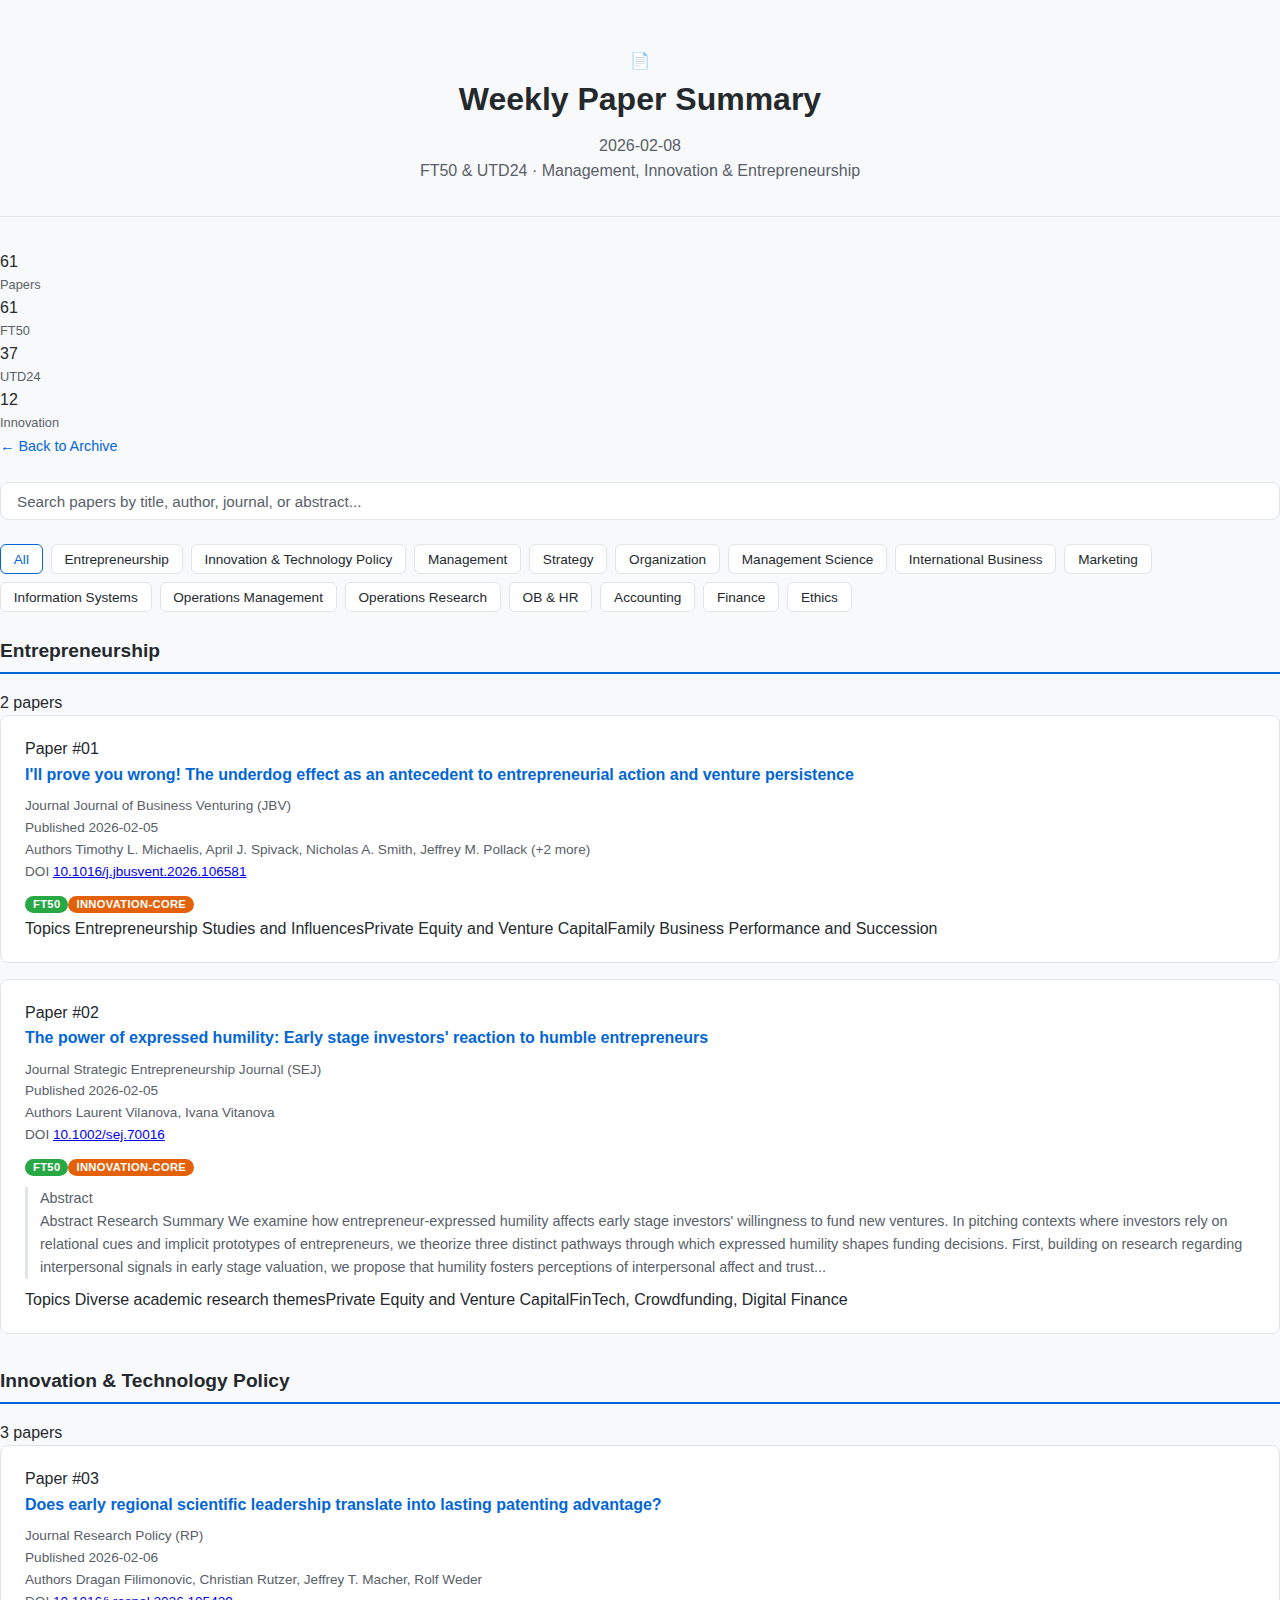
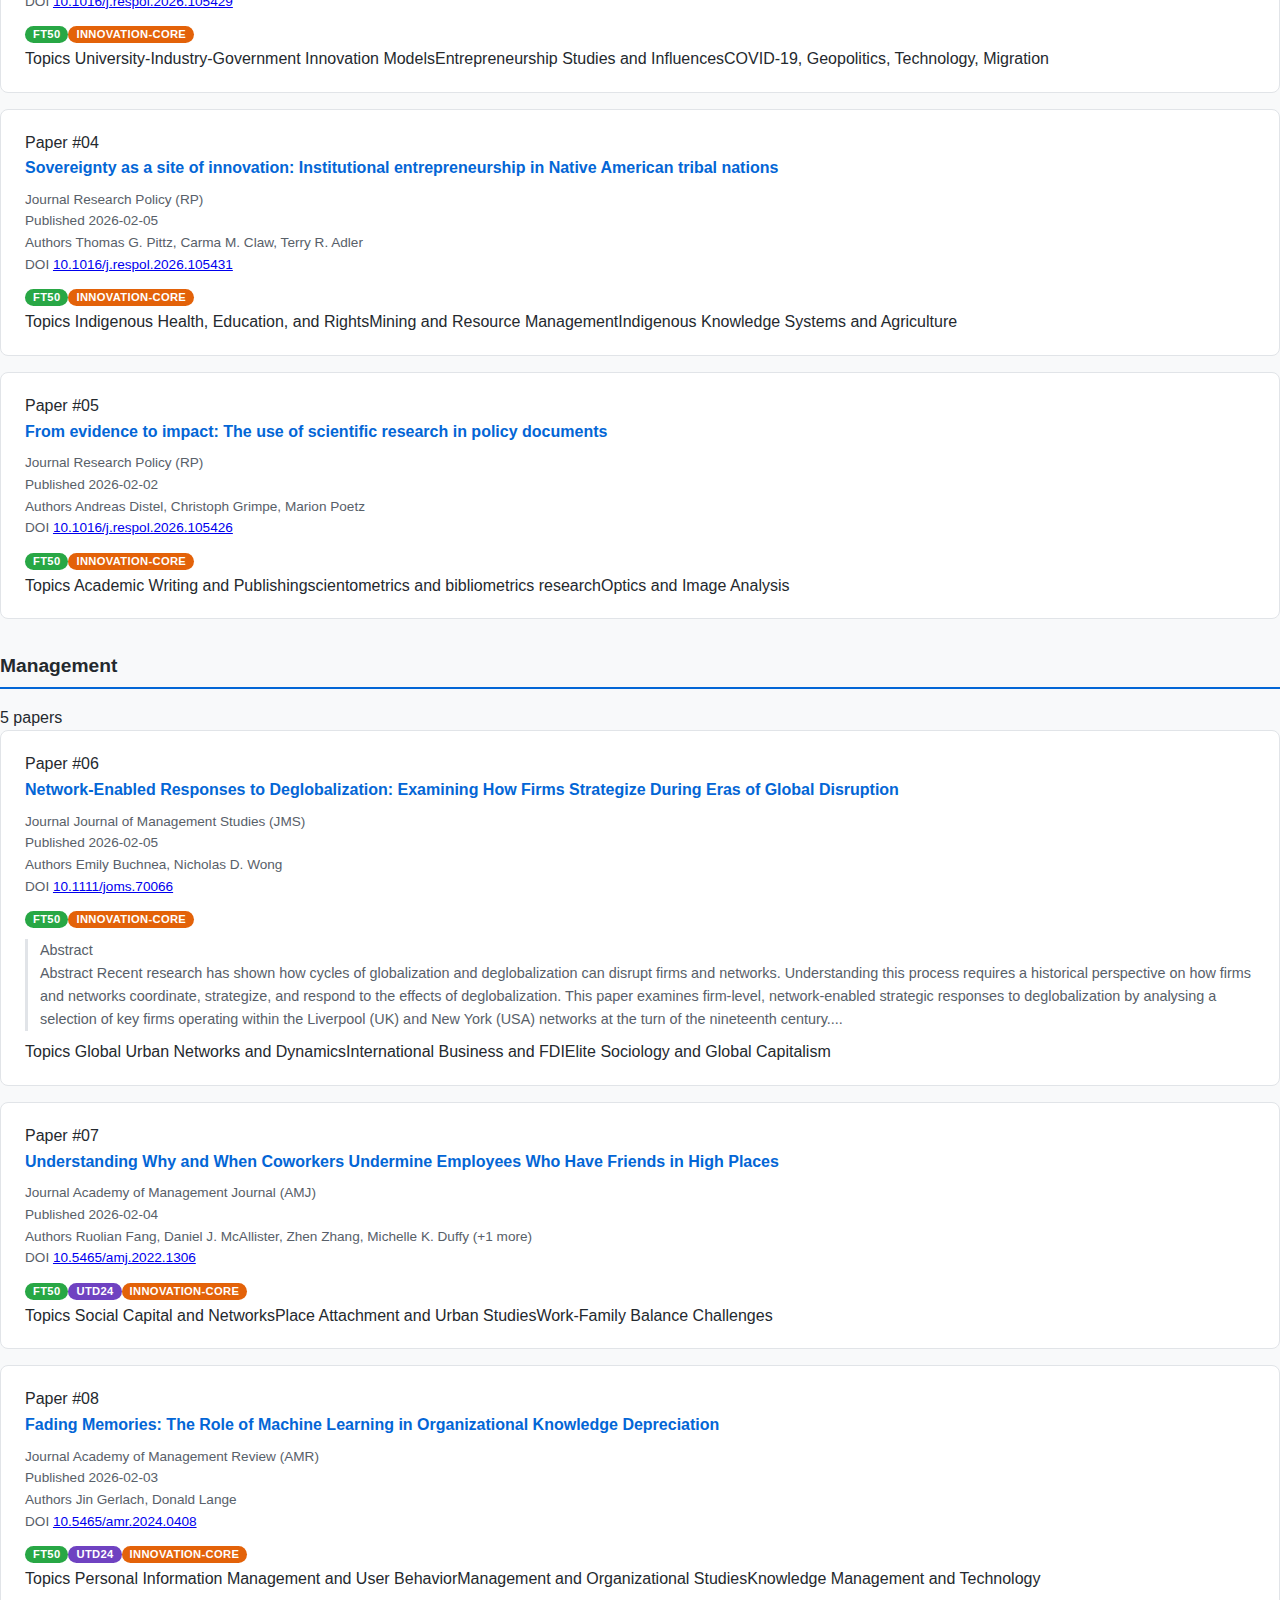
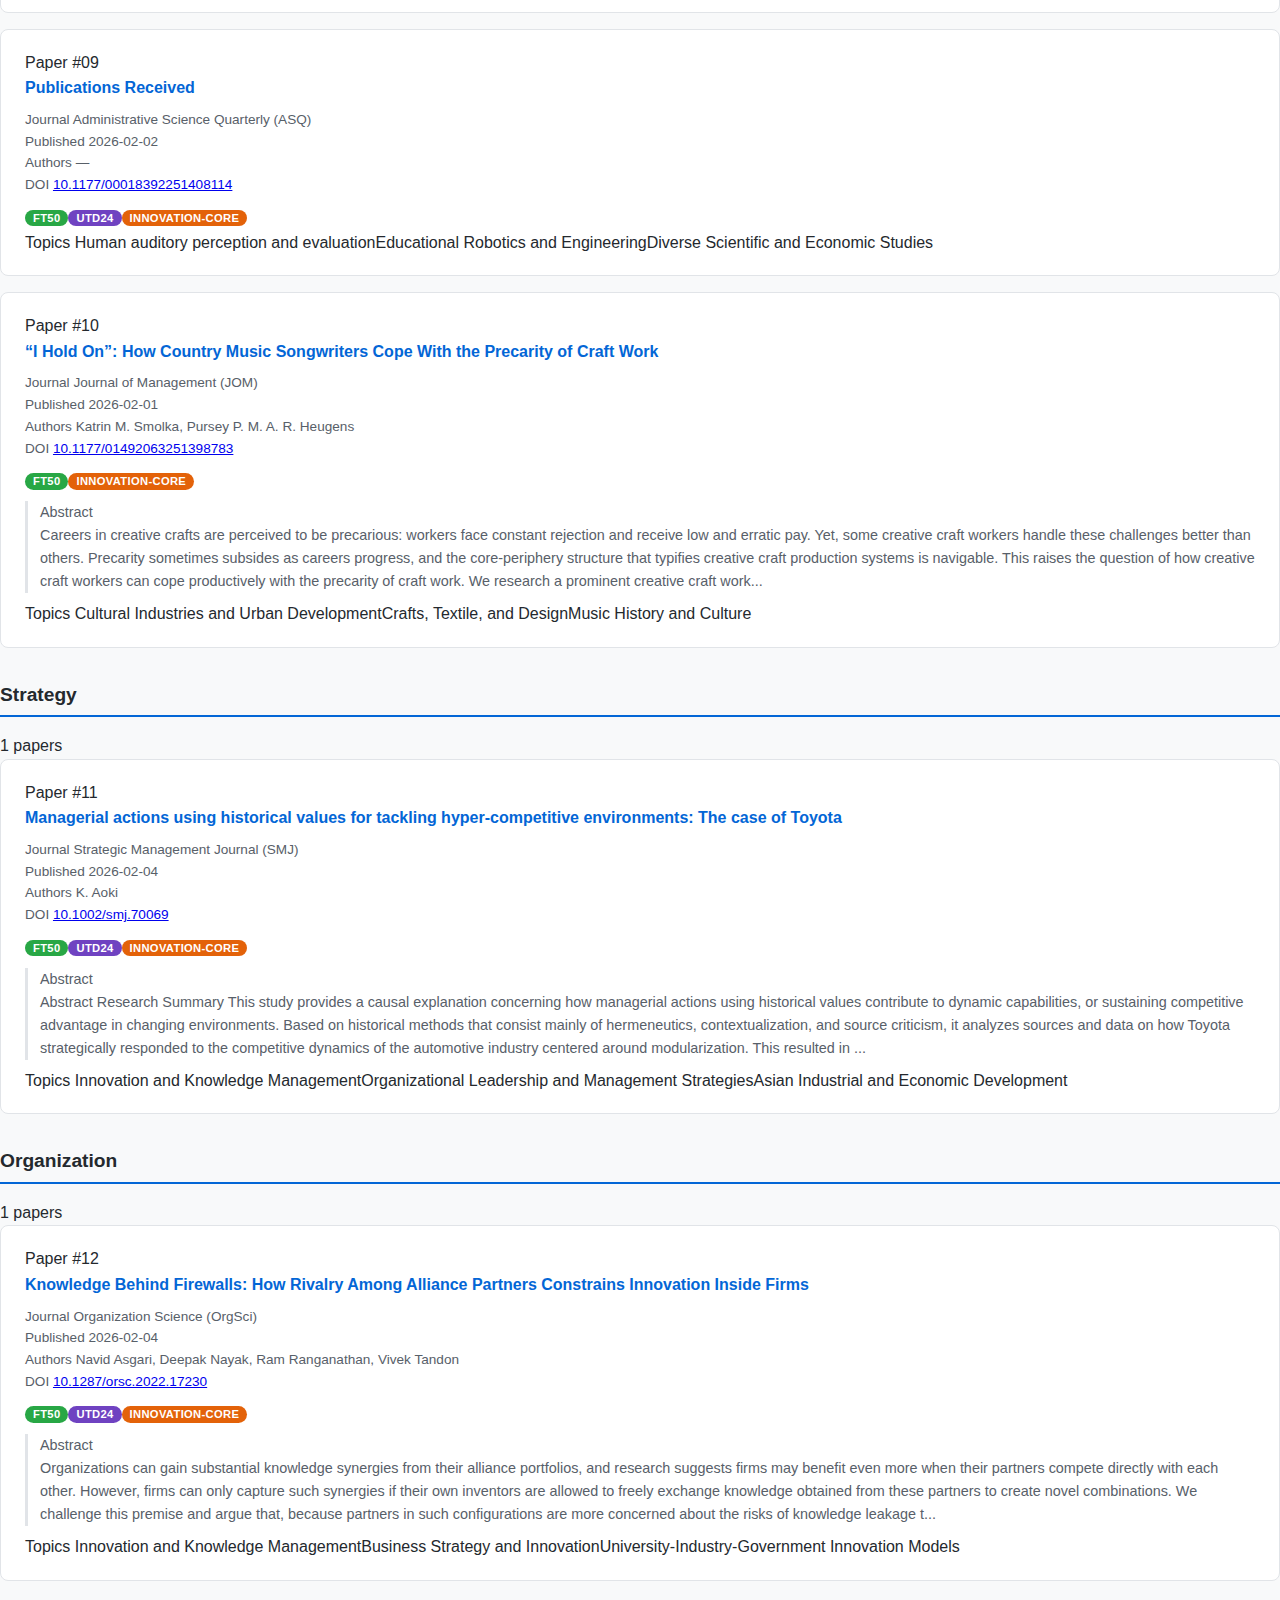
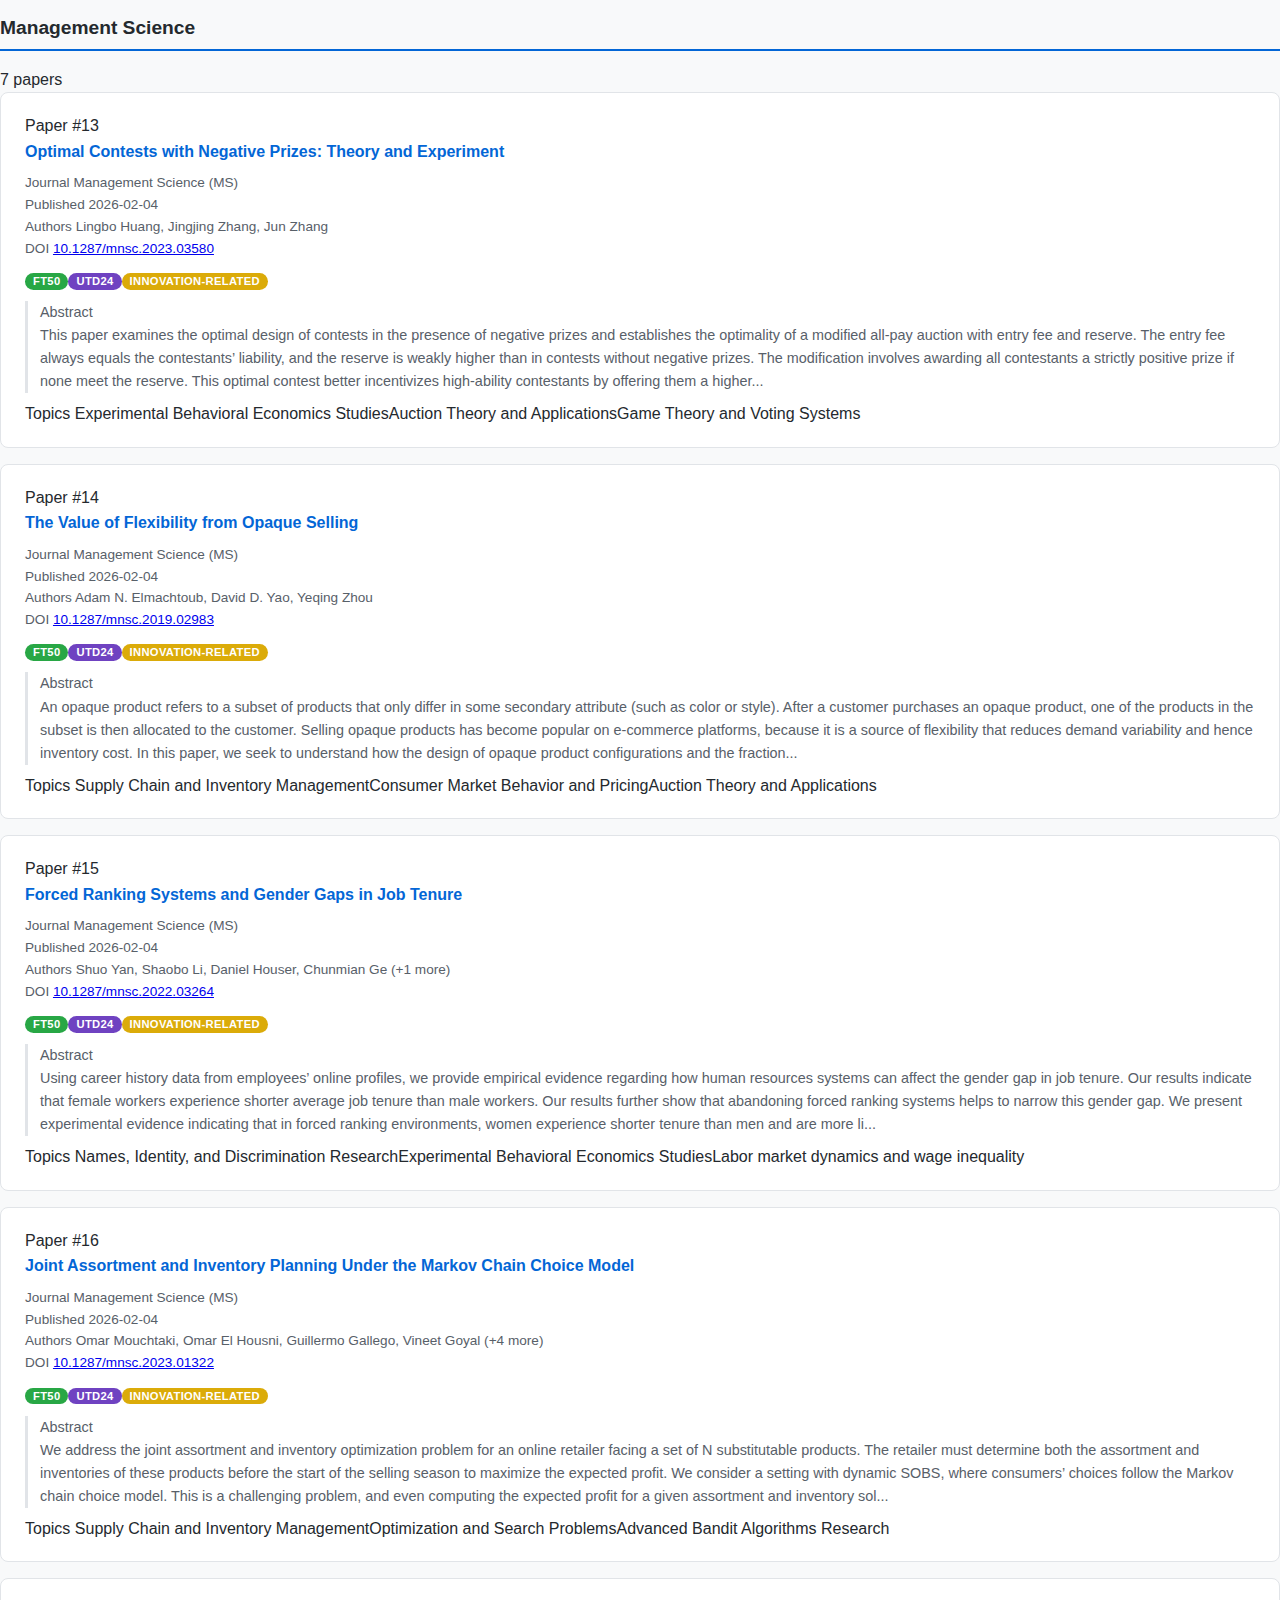
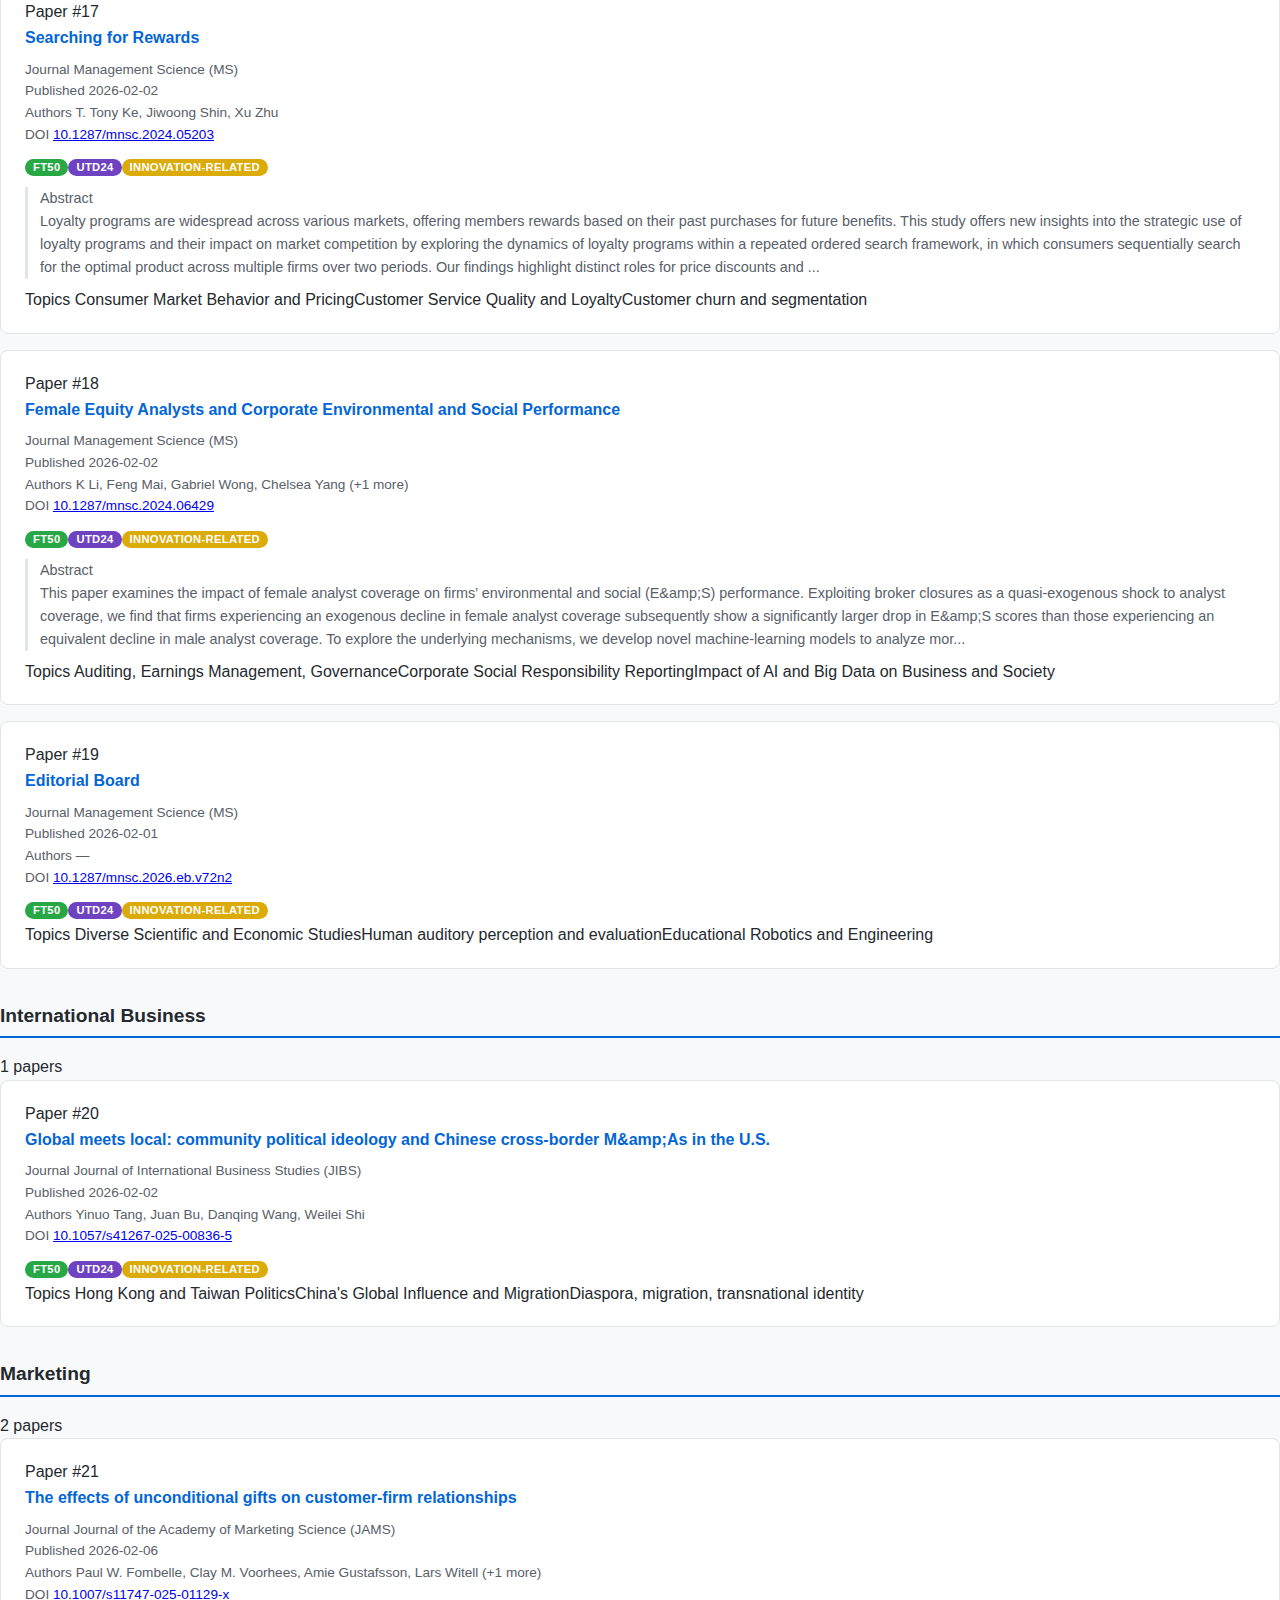
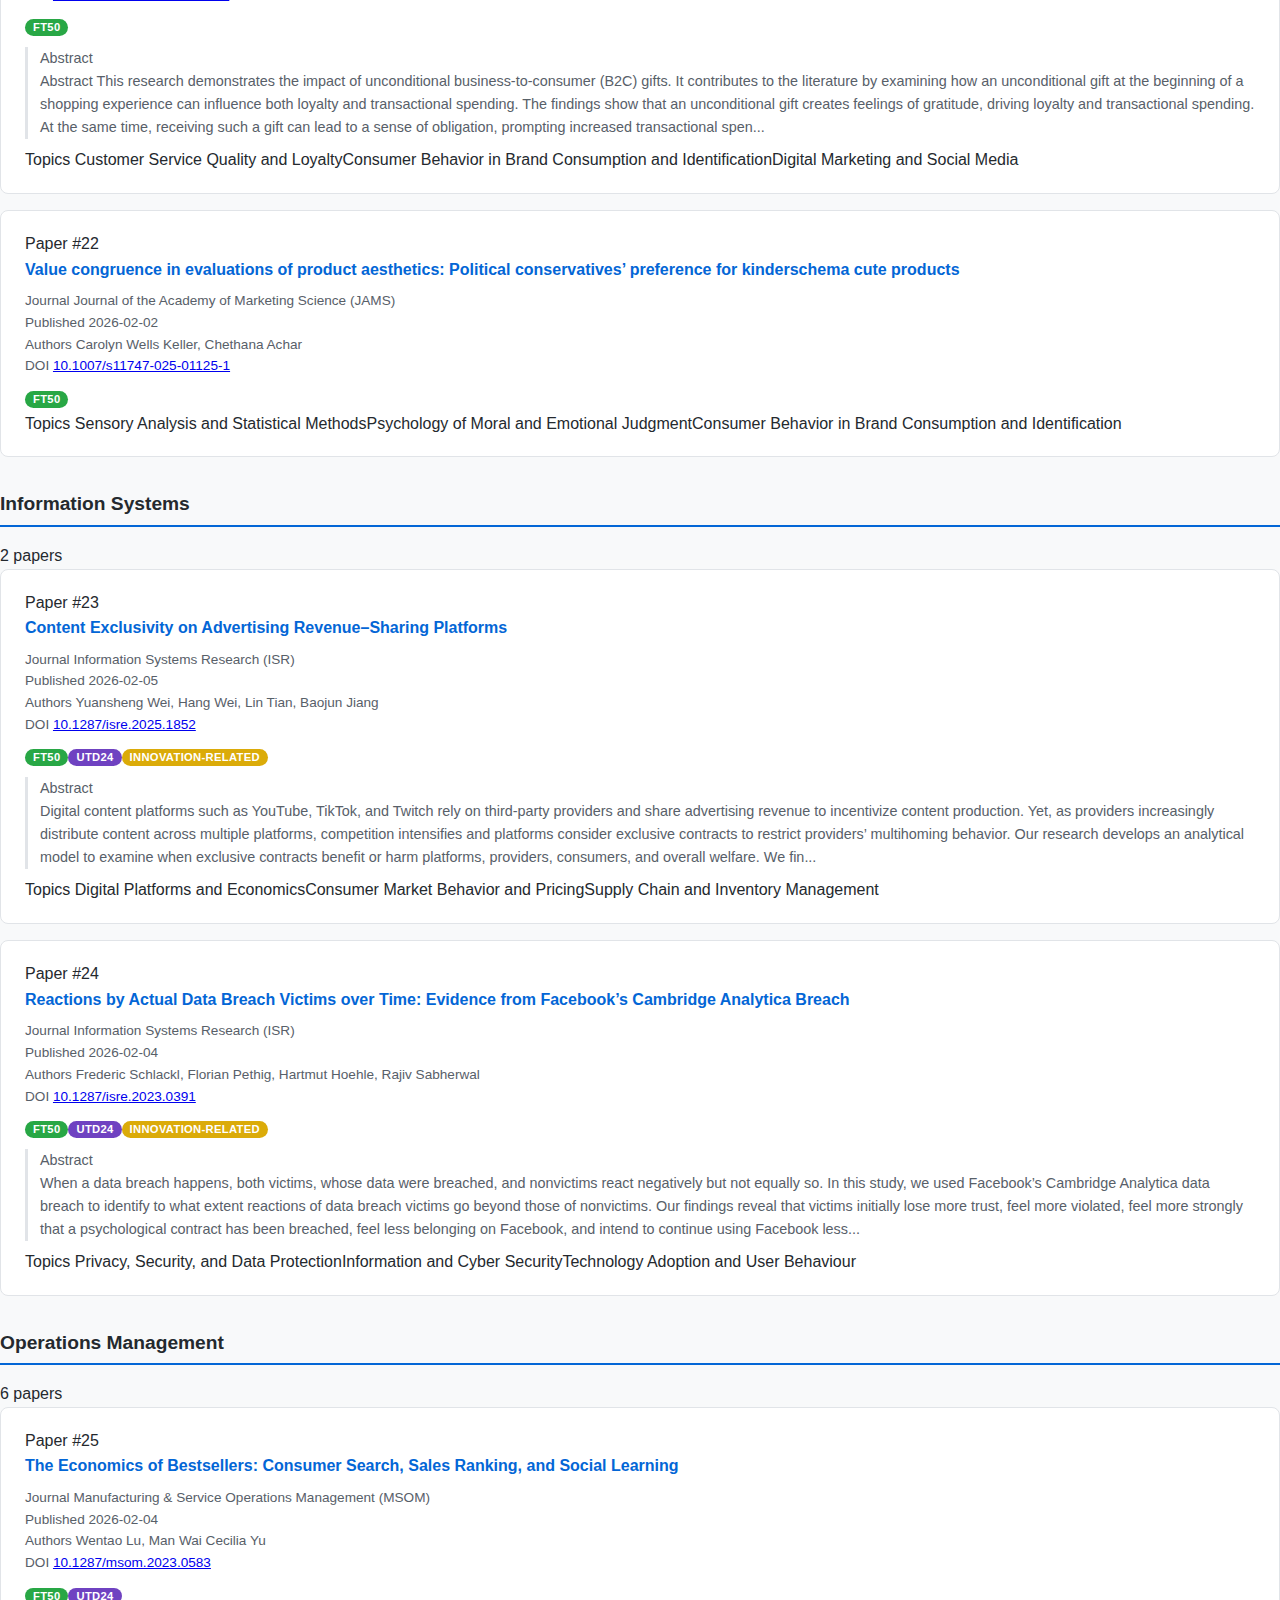
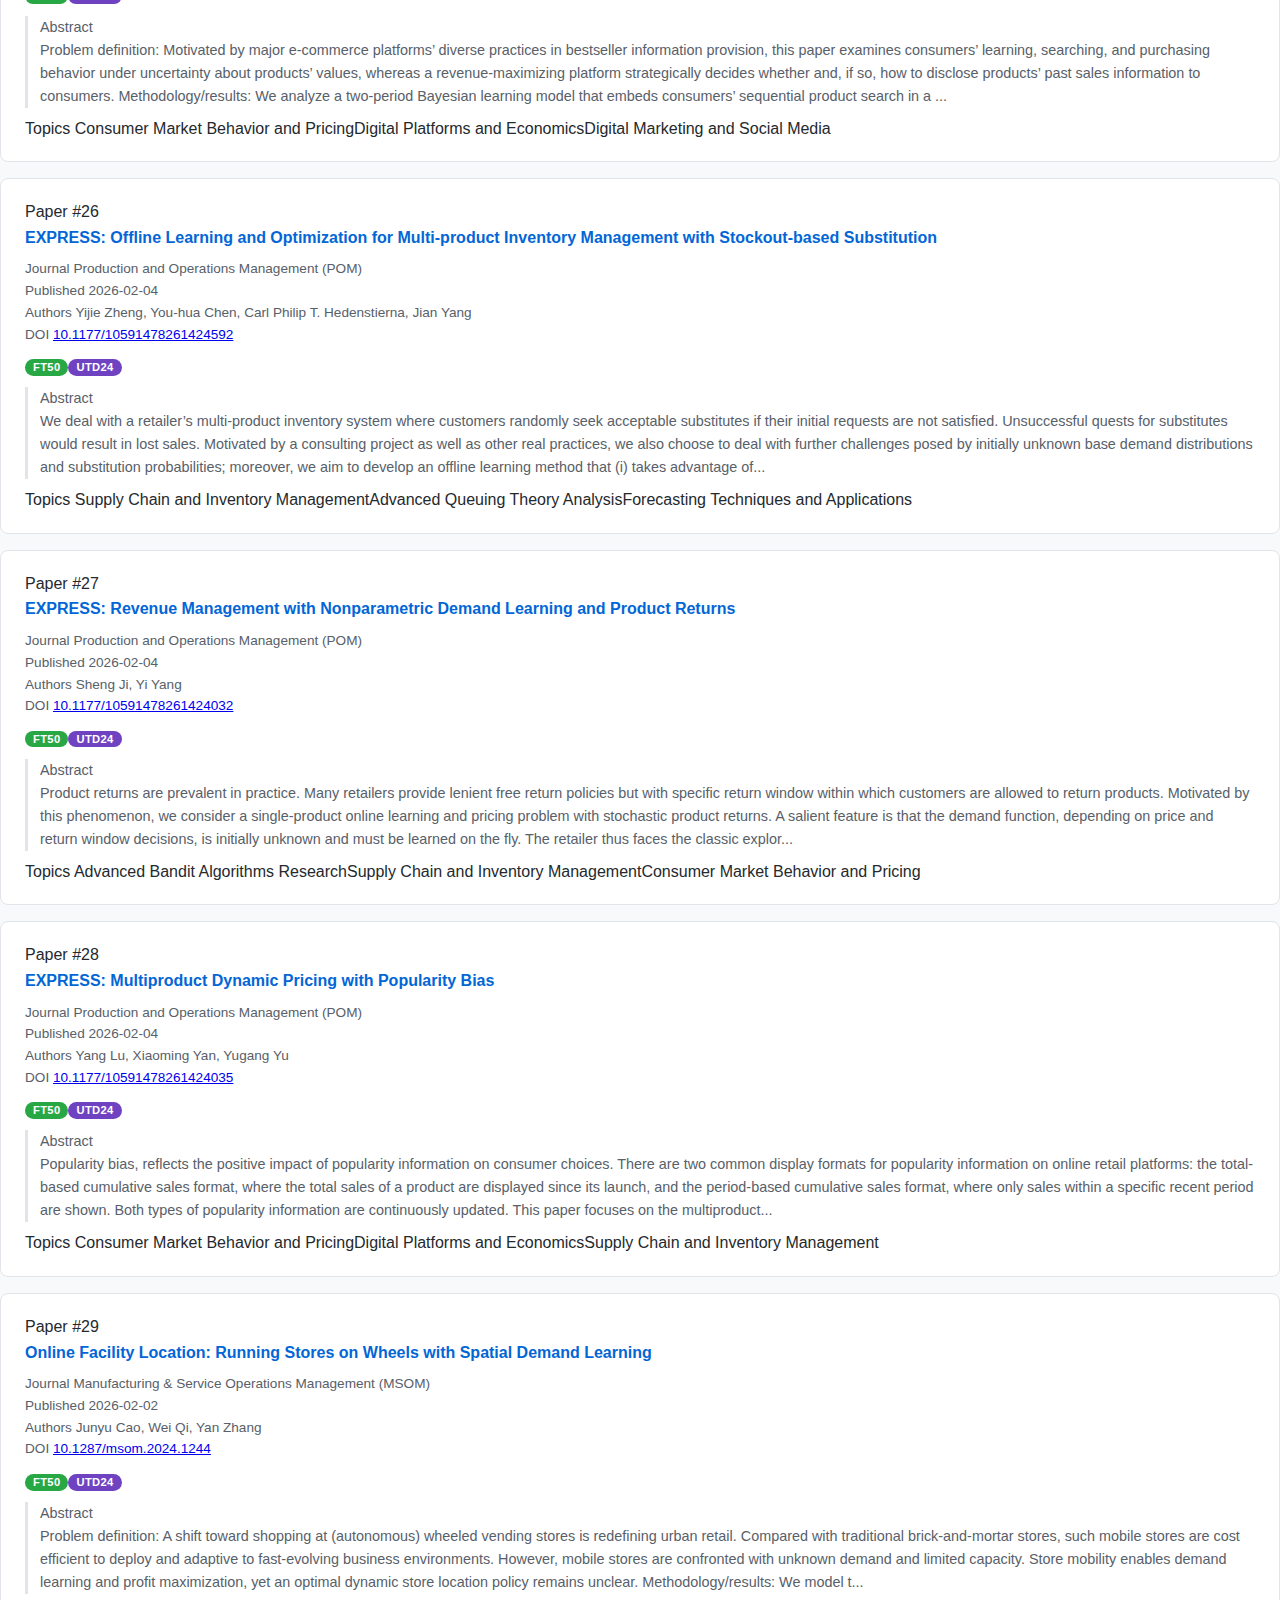
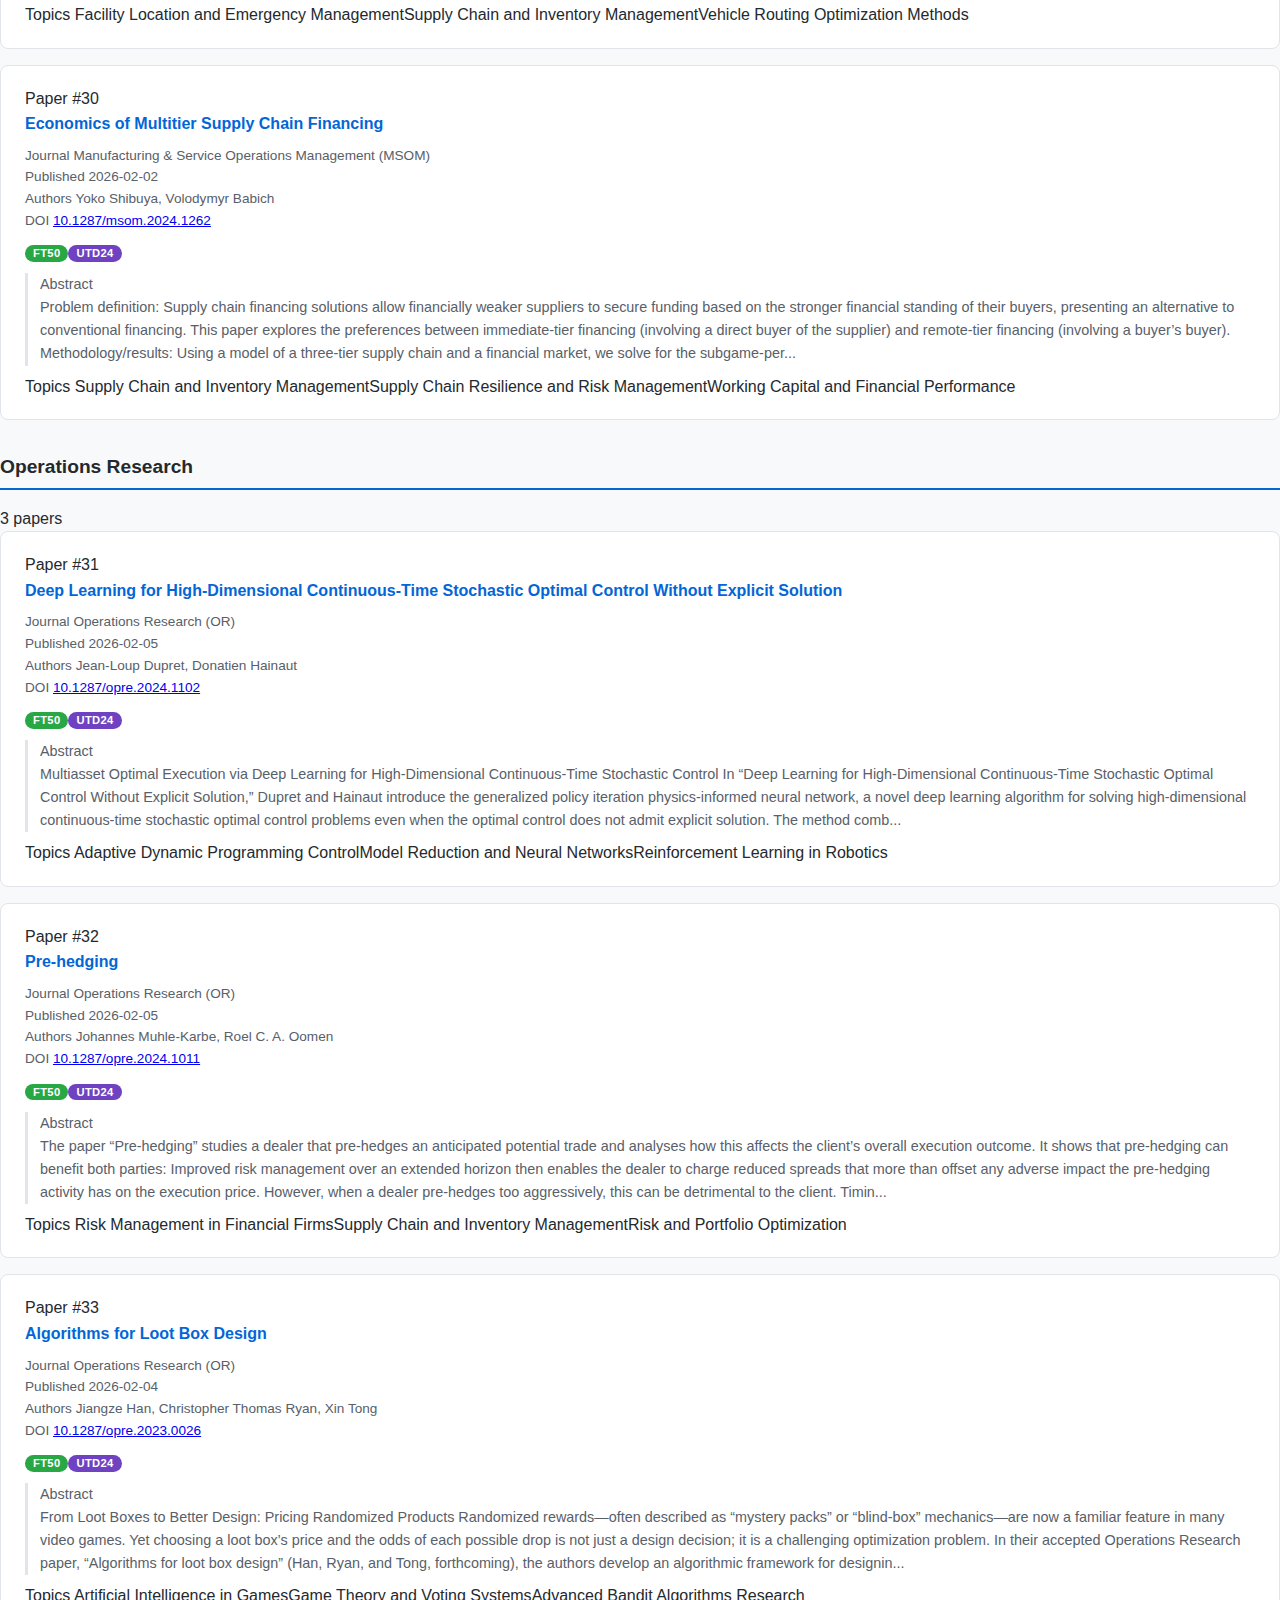
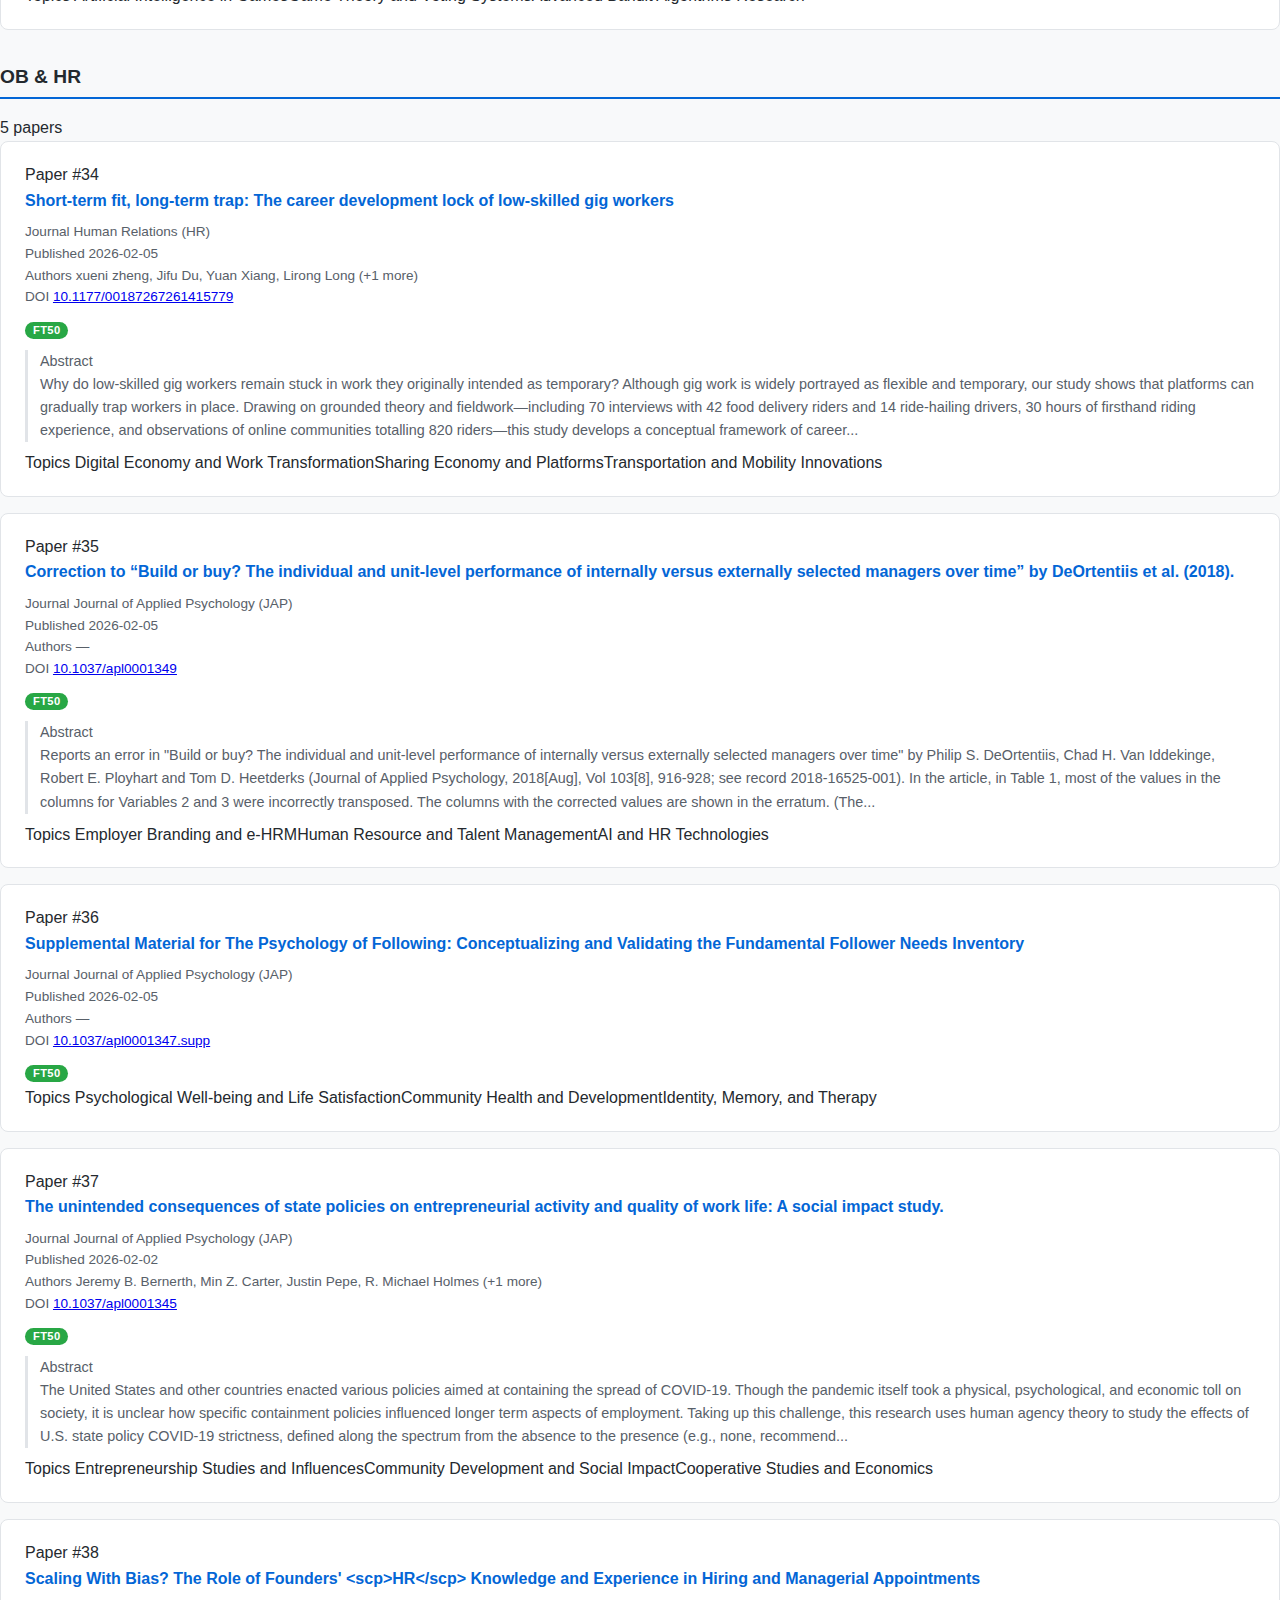
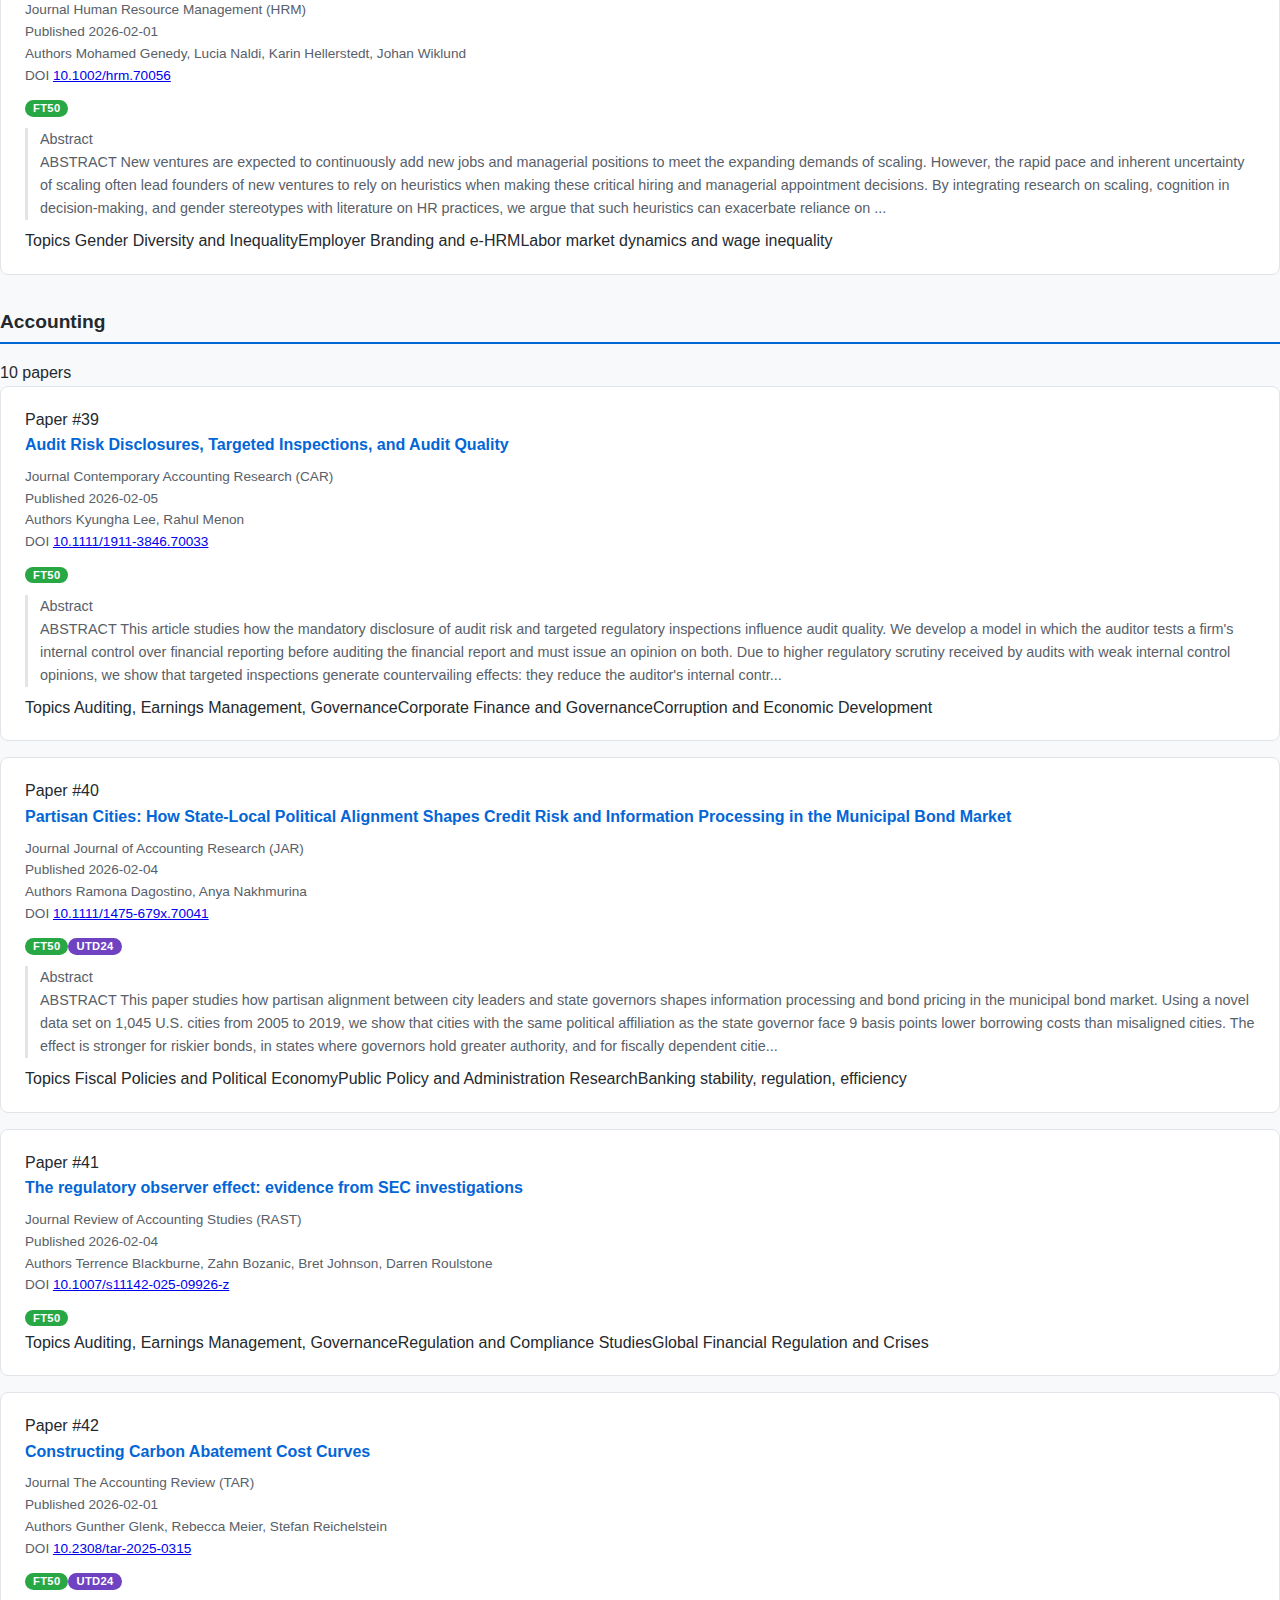
<file: docs/week/2026-02-08.html>
<!DOCTYPE html>
<html lang="en">
<head>
  <meta charset="UTF-8">
  <meta name="viewport" content="width=device-width, initial-scale=1.0">
  <title>Week of 2026-02-08 - AI Academia Bot</title>
  <link rel="stylesheet" href="../assets/style.css">
</head>
<body>
  <header class="header">
    <div class="header-content">
      <div class="header-icon">📄</div>
      <h1>Weekly Paper Summary</h1>
      <p class="header-date">2026-02-08</p>
      <p class="header-subtitle">FT50 & UTD24 · Management, Innovation & Entrepreneurship</p>
    </div>
  </header>

  <div class="stats-bar">
    <div class="stats-grid">
      <div class="stat-item">
        <div class="stat-number">61</div>
        <div class="stat-label">Papers</div>
      </div>
      <div class="stat-item">
        <div class="stat-number">61</div>
        <div class="stat-label">FT50</div>
      </div>
      <div class="stat-item">
        <div class="stat-number">37</div>
        <div class="stat-label">UTD24</div>
      </div>
      <div class="stat-item">
        <div class="stat-number">12</div>
        <div class="stat-label">Innovation</div>
      </div>
    </div>
  </div>

  <main class="main">
    <a href="../index.html" class="nav-back">← Back to Archive</a>

    <input type="text" class="search-box" placeholder="Search papers by title, author, journal, or abstract..." id="searchBox">

    <div class="filters">
      <button class="filter-btn active" data-filter="all">All</button><button class="filter-btn" data-filter="Entrepreneurship">Entrepreneurship</button><button class="filter-btn" data-filter="Innovation &amp; Technology Policy">Innovation &amp; Technology Policy</button><button class="filter-btn" data-filter="Management">Management</button><button class="filter-btn" data-filter="Strategy">Strategy</button><button class="filter-btn" data-filter="Organization">Organization</button><button class="filter-btn" data-filter="Management Science">Management Science</button><button class="filter-btn" data-filter="International Business">International Business</button><button class="filter-btn" data-filter="Marketing">Marketing</button><button class="filter-btn" data-filter="Information Systems">Information Systems</button><button class="filter-btn" data-filter="Operations Management">Operations Management</button><button class="filter-btn" data-filter="Operations Research">Operations Research</button><button class="filter-btn" data-filter="OB &amp; HR">OB &amp; HR</button><button class="filter-btn" data-filter="Accounting">Accounting</button><button class="filter-btn" data-filter="Finance">Finance</button><button class="filter-btn" data-filter="Ethics">Ethics</button>
    </div>

    <div id="paperList">
      
    <section class="category-section" data-category="Entrepreneurship">
      <div class="category-header">
        <span class="category-dot" style="background: var(--category-entre)"></span>
        <h2>Entrepreneurship</h2>
        <span class="category-count">2 papers</span>
      </div>
      
      <article class="paper-card">
        <div class="paper-title-bar">
          <div class="paper-index">Paper #01</div>
          <h3 class="paper-title"><a href="https://doi.org/10.1016/j.jbusvent.2026.106581" target="_blank" rel="noopener">I&#x27;ll prove you wrong! The underdog effect as an antecedent to entrepreneurial action and venture persistence</a></h3>
        </div>
        <div class="paper-meta">
          <div class="meta-item">
            <span class="meta-label">Journal</span>
            <span class="meta-value journal">Journal of Business Venturing (JBV)</span>
          </div>
          <div class="meta-item">
            <span class="meta-label">Published</span>
            <span class="meta-value">2026-02-05</span>
          </div>
          <div class="meta-item">
            <span class="meta-label">Authors</span>
            <span class="meta-value">Timothy L. Michaelis, April J. Spivack, Nicholas A. Smith, Jeffrey M. Pollack (+2 more)</span>
          </div>
          <div class="meta-item">
            <span class="meta-label">DOI</span>
            <span class="meta-value"><a href="https://doi.org/10.1016/j.jbusvent.2026.106581" target="_blank" rel="noopener">10.1016/j.jbusvent.2026.106581</a></span>
          </div>
        </div>
        
        <div class="paper-tags">
          <span class="tag tag-ft50">FT50</span><span class="tag tag-innovation">Innovation-Core</span>
        </div>
        
        
        <div class="paper-topics">
          <span class="topics-label">Topics</span>
          <span class="topic-chip">Entrepreneurship Studies and Influences</span><span class="topic-chip">Private Equity and Venture Capital</span><span class="topic-chip">Family Business Performance and Succession</span>
        </div>
      </article>
      <article class="paper-card">
        <div class="paper-title-bar">
          <div class="paper-index">Paper #02</div>
          <h3 class="paper-title"><a href="https://doi.org/10.1002/sej.70016" target="_blank" rel="noopener">The power of expressed humility: Early stage investors&#x27; reaction to humble entrepreneurs</a></h3>
        </div>
        <div class="paper-meta">
          <div class="meta-item">
            <span class="meta-label">Journal</span>
            <span class="meta-value journal">Strategic Entrepreneurship Journal (SEJ)</span>
          </div>
          <div class="meta-item">
            <span class="meta-label">Published</span>
            <span class="meta-value">2026-02-05</span>
          </div>
          <div class="meta-item">
            <span class="meta-label">Authors</span>
            <span class="meta-value">Laurent Vilanova, Ivana Vitanova</span>
          </div>
          <div class="meta-item">
            <span class="meta-label">DOI</span>
            <span class="meta-value"><a href="https://doi.org/10.1002/sej.70016" target="_blank" rel="noopener">10.1002/sej.70016</a></span>
          </div>
        </div>
        
        <div class="paper-tags">
          <span class="tag tag-ft50">FT50</span><span class="tag tag-innovation">Innovation-Core</span>
        </div>
        
        <div class="paper-abstract">
          <div class="abstract-label">Abstract</div>
          <p class="abstract-text">Abstract Research Summary We examine how entrepreneur‐expressed humility affects early stage investors&#x27; willingness to fund new ventures. In pitching contexts where investors rely on relational cues and implicit prototypes of entrepreneurs, we theorize three distinct pathways through which expressed humility shapes funding decisions. First, building on research regarding interpersonal signals in early stage valuation, we propose that humility fosters perceptions of interpersonal affect and trust...</p>
        </div>
        
        <div class="paper-topics">
          <span class="topics-label">Topics</span>
          <span class="topic-chip">Diverse academic research themes</span><span class="topic-chip">Private Equity and Venture Capital</span><span class="topic-chip">FinTech, Crowdfunding, Digital Finance</span>
        </div>
      </article>
    </section>
    <section class="category-section" data-category="Innovation &amp; Technology Policy">
      <div class="category-header">
        <span class="category-dot" style="background: var(--category-innov)"></span>
        <h2>Innovation &amp; Technology Policy</h2>
        <span class="category-count">3 papers</span>
      </div>
      
      <article class="paper-card">
        <div class="paper-title-bar">
          <div class="paper-index">Paper #03</div>
          <h3 class="paper-title"><a href="https://doi.org/10.1016/j.respol.2026.105429" target="_blank" rel="noopener">Does early regional scientific leadership translate into lasting patenting advantage?</a></h3>
        </div>
        <div class="paper-meta">
          <div class="meta-item">
            <span class="meta-label">Journal</span>
            <span class="meta-value journal">Research Policy (RP)</span>
          </div>
          <div class="meta-item">
            <span class="meta-label">Published</span>
            <span class="meta-value">2026-02-06</span>
          </div>
          <div class="meta-item">
            <span class="meta-label">Authors</span>
            <span class="meta-value">Dragan Filimonovic, Christian Rutzer, Jeffrey T. Macher, Rolf Weder</span>
          </div>
          <div class="meta-item">
            <span class="meta-label">DOI</span>
            <span class="meta-value"><a href="https://doi.org/10.1016/j.respol.2026.105429" target="_blank" rel="noopener">10.1016/j.respol.2026.105429</a></span>
          </div>
        </div>
        
        <div class="paper-tags">
          <span class="tag tag-ft50">FT50</span><span class="tag tag-innovation">Innovation-Core</span>
        </div>
        
        
        <div class="paper-topics">
          <span class="topics-label">Topics</span>
          <span class="topic-chip">University-Industry-Government Innovation Models</span><span class="topic-chip">Entrepreneurship Studies and Influences</span><span class="topic-chip">COVID-19, Geopolitics, Technology, Migration</span>
        </div>
      </article>
      <article class="paper-card">
        <div class="paper-title-bar">
          <div class="paper-index">Paper #04</div>
          <h3 class="paper-title"><a href="https://doi.org/10.1016/j.respol.2026.105431" target="_blank" rel="noopener">Sovereignty as a site of innovation: Institutional entrepreneurship in Native American tribal nations</a></h3>
        </div>
        <div class="paper-meta">
          <div class="meta-item">
            <span class="meta-label">Journal</span>
            <span class="meta-value journal">Research Policy (RP)</span>
          </div>
          <div class="meta-item">
            <span class="meta-label">Published</span>
            <span class="meta-value">2026-02-05</span>
          </div>
          <div class="meta-item">
            <span class="meta-label">Authors</span>
            <span class="meta-value">Thomas G. Pittz, Carma M. Claw, Terry R. Adler</span>
          </div>
          <div class="meta-item">
            <span class="meta-label">DOI</span>
            <span class="meta-value"><a href="https://doi.org/10.1016/j.respol.2026.105431" target="_blank" rel="noopener">10.1016/j.respol.2026.105431</a></span>
          </div>
        </div>
        
        <div class="paper-tags">
          <span class="tag tag-ft50">FT50</span><span class="tag tag-innovation">Innovation-Core</span>
        </div>
        
        
        <div class="paper-topics">
          <span class="topics-label">Topics</span>
          <span class="topic-chip">Indigenous Health, Education, and Rights</span><span class="topic-chip">Mining and Resource Management</span><span class="topic-chip">Indigenous Knowledge Systems and Agriculture</span>
        </div>
      </article>
      <article class="paper-card">
        <div class="paper-title-bar">
          <div class="paper-index">Paper #05</div>
          <h3 class="paper-title"><a href="https://doi.org/10.1016/j.respol.2026.105426" target="_blank" rel="noopener">From evidence to impact: The use of scientific research in policy documents</a></h3>
        </div>
        <div class="paper-meta">
          <div class="meta-item">
            <span class="meta-label">Journal</span>
            <span class="meta-value journal">Research Policy (RP)</span>
          </div>
          <div class="meta-item">
            <span class="meta-label">Published</span>
            <span class="meta-value">2026-02-02</span>
          </div>
          <div class="meta-item">
            <span class="meta-label">Authors</span>
            <span class="meta-value">Andreas Distel, Christoph Grimpe, Marion Poetz</span>
          </div>
          <div class="meta-item">
            <span class="meta-label">DOI</span>
            <span class="meta-value"><a href="https://doi.org/10.1016/j.respol.2026.105426" target="_blank" rel="noopener">10.1016/j.respol.2026.105426</a></span>
          </div>
        </div>
        
        <div class="paper-tags">
          <span class="tag tag-ft50">FT50</span><span class="tag tag-innovation">Innovation-Core</span>
        </div>
        
        
        <div class="paper-topics">
          <span class="topics-label">Topics</span>
          <span class="topic-chip">Academic Writing and Publishing</span><span class="topic-chip">scientometrics and bibliometrics research</span><span class="topic-chip">Optics and Image Analysis</span>
        </div>
      </article>
    </section>
    <section class="category-section" data-category="Management">
      <div class="category-header">
        <span class="category-dot" style="background: var(--category-mgmt)"></span>
        <h2>Management</h2>
        <span class="category-count">5 papers</span>
      </div>
      
      <article class="paper-card">
        <div class="paper-title-bar">
          <div class="paper-index">Paper #06</div>
          <h3 class="paper-title"><a href="https://doi.org/10.1111/joms.70066" target="_blank" rel="noopener">Network‐Enabled Responses to Deglobalization: Examining How Firms Strategize During Eras of Global Disruption</a></h3>
        </div>
        <div class="paper-meta">
          <div class="meta-item">
            <span class="meta-label">Journal</span>
            <span class="meta-value journal">Journal of Management Studies (JMS)</span>
          </div>
          <div class="meta-item">
            <span class="meta-label">Published</span>
            <span class="meta-value">2026-02-05</span>
          </div>
          <div class="meta-item">
            <span class="meta-label">Authors</span>
            <span class="meta-value">Emily Buchnea, Nicholas D. Wong</span>
          </div>
          <div class="meta-item">
            <span class="meta-label">DOI</span>
            <span class="meta-value"><a href="https://doi.org/10.1111/joms.70066" target="_blank" rel="noopener">10.1111/joms.70066</a></span>
          </div>
        </div>
        
        <div class="paper-tags">
          <span class="tag tag-ft50">FT50</span><span class="tag tag-innovation">Innovation-Core</span>
        </div>
        
        <div class="paper-abstract">
          <div class="abstract-label">Abstract</div>
          <p class="abstract-text">Abstract Recent research has shown how cycles of globalization and deglobalization can disrupt firms and networks. Understanding this process requires a historical perspective on how firms and networks coordinate, strategize, and respond to the effects of deglobalization. This paper examines firm‐level, network‐enabled strategic responses to deglobalization by analysing a selection of key firms operating within the Liverpool (UK) and New York (USA) networks at the turn of the nineteenth century....</p>
        </div>
        
        <div class="paper-topics">
          <span class="topics-label">Topics</span>
          <span class="topic-chip">Global Urban Networks and Dynamics</span><span class="topic-chip">International Business and FDI</span><span class="topic-chip">Elite Sociology and Global Capitalism</span>
        </div>
      </article>
      <article class="paper-card">
        <div class="paper-title-bar">
          <div class="paper-index">Paper #07</div>
          <h3 class="paper-title"><a href="https://doi.org/10.5465/amj.2022.1306" target="_blank" rel="noopener">Understanding Why and When Coworkers Undermine Employees Who Have Friends in High Places</a></h3>
        </div>
        <div class="paper-meta">
          <div class="meta-item">
            <span class="meta-label">Journal</span>
            <span class="meta-value journal">Academy of Management Journal (AMJ)</span>
          </div>
          <div class="meta-item">
            <span class="meta-label">Published</span>
            <span class="meta-value">2026-02-04</span>
          </div>
          <div class="meta-item">
            <span class="meta-label">Authors</span>
            <span class="meta-value">Ruolian Fang, Daniel J. McAllister, Zhen Zhang, Michelle K. Duffy (+1 more)</span>
          </div>
          <div class="meta-item">
            <span class="meta-label">DOI</span>
            <span class="meta-value"><a href="https://doi.org/10.5465/amj.2022.1306" target="_blank" rel="noopener">10.5465/amj.2022.1306</a></span>
          </div>
        </div>
        
        <div class="paper-tags">
          <span class="tag tag-ft50">FT50</span><span class="tag tag-utd24">UTD24</span><span class="tag tag-innovation">Innovation-Core</span>
        </div>
        
        
        <div class="paper-topics">
          <span class="topics-label">Topics</span>
          <span class="topic-chip">Social Capital and Networks</span><span class="topic-chip">Place Attachment and Urban Studies</span><span class="topic-chip">Work-Family Balance Challenges</span>
        </div>
      </article>
      <article class="paper-card">
        <div class="paper-title-bar">
          <div class="paper-index">Paper #08</div>
          <h3 class="paper-title"><a href="https://doi.org/10.5465/amr.2024.0408" target="_blank" rel="noopener">Fading Memories: The Role of Machine Learning in Organizational Knowledge Depreciation</a></h3>
        </div>
        <div class="paper-meta">
          <div class="meta-item">
            <span class="meta-label">Journal</span>
            <span class="meta-value journal">Academy of Management Review (AMR)</span>
          </div>
          <div class="meta-item">
            <span class="meta-label">Published</span>
            <span class="meta-value">2026-02-03</span>
          </div>
          <div class="meta-item">
            <span class="meta-label">Authors</span>
            <span class="meta-value">Jin Gerlach, Donald Lange</span>
          </div>
          <div class="meta-item">
            <span class="meta-label">DOI</span>
            <span class="meta-value"><a href="https://doi.org/10.5465/amr.2024.0408" target="_blank" rel="noopener">10.5465/amr.2024.0408</a></span>
          </div>
        </div>
        
        <div class="paper-tags">
          <span class="tag tag-ft50">FT50</span><span class="tag tag-utd24">UTD24</span><span class="tag tag-innovation">Innovation-Core</span>
        </div>
        
        
        <div class="paper-topics">
          <span class="topics-label">Topics</span>
          <span class="topic-chip">Personal Information Management and User Behavior</span><span class="topic-chip">Management and Organizational Studies</span><span class="topic-chip">Knowledge Management and Technology</span>
        </div>
      </article>
      <article class="paper-card">
        <div class="paper-title-bar">
          <div class="paper-index">Paper #09</div>
          <h3 class="paper-title"><a href="https://doi.org/10.1177/00018392251408114" target="_blank" rel="noopener">Publications Received</a></h3>
        </div>
        <div class="paper-meta">
          <div class="meta-item">
            <span class="meta-label">Journal</span>
            <span class="meta-value journal">Administrative Science Quarterly (ASQ)</span>
          </div>
          <div class="meta-item">
            <span class="meta-label">Published</span>
            <span class="meta-value">2026-02-02</span>
          </div>
          <div class="meta-item">
            <span class="meta-label">Authors</span>
            <span class="meta-value">—</span>
          </div>
          <div class="meta-item">
            <span class="meta-label">DOI</span>
            <span class="meta-value"><a href="https://doi.org/10.1177/00018392251408114" target="_blank" rel="noopener">10.1177/00018392251408114</a></span>
          </div>
        </div>
        
        <div class="paper-tags">
          <span class="tag tag-ft50">FT50</span><span class="tag tag-utd24">UTD24</span><span class="tag tag-innovation">Innovation-Core</span>
        </div>
        
        
        <div class="paper-topics">
          <span class="topics-label">Topics</span>
          <span class="topic-chip">Human auditory perception and evaluation</span><span class="topic-chip">Educational Robotics and Engineering</span><span class="topic-chip">Diverse Scientific and Economic Studies</span>
        </div>
      </article>
      <article class="paper-card">
        <div class="paper-title-bar">
          <div class="paper-index">Paper #10</div>
          <h3 class="paper-title"><a href="https://doi.org/10.1177/01492063251398783" target="_blank" rel="noopener">“I Hold On”: How Country Music Songwriters Cope With the Precarity of Craft Work</a></h3>
        </div>
        <div class="paper-meta">
          <div class="meta-item">
            <span class="meta-label">Journal</span>
            <span class="meta-value journal">Journal of Management (JOM)</span>
          </div>
          <div class="meta-item">
            <span class="meta-label">Published</span>
            <span class="meta-value">2026-02-01</span>
          </div>
          <div class="meta-item">
            <span class="meta-label">Authors</span>
            <span class="meta-value">Katrin M. Smolka, Pursey P. M. A. R. Heugens</span>
          </div>
          <div class="meta-item">
            <span class="meta-label">DOI</span>
            <span class="meta-value"><a href="https://doi.org/10.1177/01492063251398783" target="_blank" rel="noopener">10.1177/01492063251398783</a></span>
          </div>
        </div>
        
        <div class="paper-tags">
          <span class="tag tag-ft50">FT50</span><span class="tag tag-innovation">Innovation-Core</span>
        </div>
        
        <div class="paper-abstract">
          <div class="abstract-label">Abstract</div>
          <p class="abstract-text">Careers in creative crafts are perceived to be precarious: workers face constant rejection and receive low and erratic pay. Yet, some creative craft workers handle these challenges better than others. Precarity sometimes subsides as careers progress, and the core-periphery structure that typifies creative craft production systems is navigable. This raises the question of how creative craft workers can cope productively with the precarity of craft work. We research a prominent creative craft work...</p>
        </div>
        
        <div class="paper-topics">
          <span class="topics-label">Topics</span>
          <span class="topic-chip">Cultural Industries and Urban Development</span><span class="topic-chip">Crafts, Textile, and Design</span><span class="topic-chip">Music History and Culture</span>
        </div>
      </article>
    </section>
    <section class="category-section" data-category="Strategy">
      <div class="category-header">
        <span class="category-dot" style="background: var(--category-strategy)"></span>
        <h2>Strategy</h2>
        <span class="category-count">1 papers</span>
      </div>
      
      <article class="paper-card">
        <div class="paper-title-bar">
          <div class="paper-index">Paper #11</div>
          <h3 class="paper-title"><a href="https://doi.org/10.1002/smj.70069" target="_blank" rel="noopener">Managerial actions using historical values for tackling hyper‐competitive environments: The case of Toyota</a></h3>
        </div>
        <div class="paper-meta">
          <div class="meta-item">
            <span class="meta-label">Journal</span>
            <span class="meta-value journal">Strategic Management Journal (SMJ)</span>
          </div>
          <div class="meta-item">
            <span class="meta-label">Published</span>
            <span class="meta-value">2026-02-04</span>
          </div>
          <div class="meta-item">
            <span class="meta-label">Authors</span>
            <span class="meta-value">K. Aoki</span>
          </div>
          <div class="meta-item">
            <span class="meta-label">DOI</span>
            <span class="meta-value"><a href="https://doi.org/10.1002/smj.70069" target="_blank" rel="noopener">10.1002/smj.70069</a></span>
          </div>
        </div>
        
        <div class="paper-tags">
          <span class="tag tag-ft50">FT50</span><span class="tag tag-utd24">UTD24</span><span class="tag tag-innovation">Innovation-Core</span>
        </div>
        
        <div class="paper-abstract">
          <div class="abstract-label">Abstract</div>
          <p class="abstract-text">Abstract Research Summary This study provides a causal explanation concerning how managerial actions using historical values contribute to dynamic capabilities, or sustaining competitive advantage in changing environments. Based on historical methods that consist mainly of hermeneutics, contextualization, and source criticism, it analyzes sources and data on how Toyota strategically responded to the competitive dynamics of the automotive industry centered around modularization. This resulted in ...</p>
        </div>
        
        <div class="paper-topics">
          <span class="topics-label">Topics</span>
          <span class="topic-chip">Innovation and Knowledge Management</span><span class="topic-chip">Organizational Leadership and Management Strategies</span><span class="topic-chip">Asian Industrial and Economic Development</span>
        </div>
      </article>
    </section>
    <section class="category-section" data-category="Organization">
      <div class="category-header">
        <span class="category-dot" style="background: var(--category-org)"></span>
        <h2>Organization</h2>
        <span class="category-count">1 papers</span>
      </div>
      
      <article class="paper-card">
        <div class="paper-title-bar">
          <div class="paper-index">Paper #12</div>
          <h3 class="paper-title"><a href="https://doi.org/10.1287/orsc.2022.17230" target="_blank" rel="noopener">Knowledge Behind Firewalls: How Rivalry Among Alliance Partners Constrains Innovation Inside Firms</a></h3>
        </div>
        <div class="paper-meta">
          <div class="meta-item">
            <span class="meta-label">Journal</span>
            <span class="meta-value journal">Organization Science (OrgSci)</span>
          </div>
          <div class="meta-item">
            <span class="meta-label">Published</span>
            <span class="meta-value">2026-02-04</span>
          </div>
          <div class="meta-item">
            <span class="meta-label">Authors</span>
            <span class="meta-value">Navid Asgari, Deepak Nayak, Ram Ranganathan, Vivek Tandon</span>
          </div>
          <div class="meta-item">
            <span class="meta-label">DOI</span>
            <span class="meta-value"><a href="https://doi.org/10.1287/orsc.2022.17230" target="_blank" rel="noopener">10.1287/orsc.2022.17230</a></span>
          </div>
        </div>
        
        <div class="paper-tags">
          <span class="tag tag-ft50">FT50</span><span class="tag tag-utd24">UTD24</span><span class="tag tag-innovation">Innovation-Core</span>
        </div>
        
        <div class="paper-abstract">
          <div class="abstract-label">Abstract</div>
          <p class="abstract-text">Organizations can gain substantial knowledge synergies from their alliance portfolios, and research suggests firms may benefit even more when their partners compete directly with each other. However, firms can only capture such synergies if their own inventors are allowed to freely exchange knowledge obtained from these partners to create novel combinations. We challenge this premise and argue that, because partners in such configurations are more concerned about the risks of knowledge leakage t...</p>
        </div>
        
        <div class="paper-topics">
          <span class="topics-label">Topics</span>
          <span class="topic-chip">Innovation and Knowledge Management</span><span class="topic-chip">Business Strategy and Innovation</span><span class="topic-chip">University-Industry-Government Innovation Models</span>
        </div>
      </article>
    </section>
    <section class="category-section" data-category="Management Science">
      <div class="category-header">
        <span class="category-dot" style="background: var(--category-mgmt)"></span>
        <h2>Management Science</h2>
        <span class="category-count">7 papers</span>
      </div>
      
      <article class="paper-card">
        <div class="paper-title-bar">
          <div class="paper-index">Paper #13</div>
          <h3 class="paper-title"><a href="https://doi.org/10.1287/mnsc.2023.03580" target="_blank" rel="noopener">Optimal Contests with Negative Prizes: Theory and Experiment</a></h3>
        </div>
        <div class="paper-meta">
          <div class="meta-item">
            <span class="meta-label">Journal</span>
            <span class="meta-value journal">Management Science (MS)</span>
          </div>
          <div class="meta-item">
            <span class="meta-label">Published</span>
            <span class="meta-value">2026-02-04</span>
          </div>
          <div class="meta-item">
            <span class="meta-label">Authors</span>
            <span class="meta-value">Lingbo Huang, Jingjing Zhang, Jun Zhang</span>
          </div>
          <div class="meta-item">
            <span class="meta-label">DOI</span>
            <span class="meta-value"><a href="https://doi.org/10.1287/mnsc.2023.03580" target="_blank" rel="noopener">10.1287/mnsc.2023.03580</a></span>
          </div>
        </div>
        
        <div class="paper-tags">
          <span class="tag tag-ft50">FT50</span><span class="tag tag-utd24">UTD24</span><span class="tag tag-medium">Innovation-Related</span>
        </div>
        
        <div class="paper-abstract">
          <div class="abstract-label">Abstract</div>
          <p class="abstract-text">This paper examines the optimal design of contests in the presence of negative prizes and establishes the optimality of a modified all-pay auction with entry fee and reserve. The entry fee always equals the contestants’ liability, and the reserve is weakly higher than in contests without negative prizes. The modification involves awarding all contestants a strictly positive prize if none meet the reserve. This optimal contest better incentivizes high-ability contestants by offering them a higher...</p>
        </div>
        
        <div class="paper-topics">
          <span class="topics-label">Topics</span>
          <span class="topic-chip">Experimental Behavioral Economics Studies</span><span class="topic-chip">Auction Theory and Applications</span><span class="topic-chip">Game Theory and Voting Systems</span>
        </div>
      </article>
      <article class="paper-card">
        <div class="paper-title-bar">
          <div class="paper-index">Paper #14</div>
          <h3 class="paper-title"><a href="https://doi.org/10.1287/mnsc.2019.02983" target="_blank" rel="noopener">The Value of Flexibility from Opaque Selling</a></h3>
        </div>
        <div class="paper-meta">
          <div class="meta-item">
            <span class="meta-label">Journal</span>
            <span class="meta-value journal">Management Science (MS)</span>
          </div>
          <div class="meta-item">
            <span class="meta-label">Published</span>
            <span class="meta-value">2026-02-04</span>
          </div>
          <div class="meta-item">
            <span class="meta-label">Authors</span>
            <span class="meta-value">Adam N. Elmachtoub, David D. Yao, Yeqing Zhou</span>
          </div>
          <div class="meta-item">
            <span class="meta-label">DOI</span>
            <span class="meta-value"><a href="https://doi.org/10.1287/mnsc.2019.02983" target="_blank" rel="noopener">10.1287/mnsc.2019.02983</a></span>
          </div>
        </div>
        
        <div class="paper-tags">
          <span class="tag tag-ft50">FT50</span><span class="tag tag-utd24">UTD24</span><span class="tag tag-medium">Innovation-Related</span>
        </div>
        
        <div class="paper-abstract">
          <div class="abstract-label">Abstract</div>
          <p class="abstract-text">An opaque product refers to a subset of products that only differ in some secondary attribute (such as color or style). After a customer purchases an opaque product, one of the products in the subset is then allocated to the customer. Selling opaque products has become popular on e-commerce platforms, because it is a source of flexibility that reduces demand variability and hence inventory cost. In this paper, we seek to understand how the design of opaque product configurations and the fraction...</p>
        </div>
        
        <div class="paper-topics">
          <span class="topics-label">Topics</span>
          <span class="topic-chip">Supply Chain and Inventory Management</span><span class="topic-chip">Consumer Market Behavior and Pricing</span><span class="topic-chip">Auction Theory and Applications</span>
        </div>
      </article>
      <article class="paper-card">
        <div class="paper-title-bar">
          <div class="paper-index">Paper #15</div>
          <h3 class="paper-title"><a href="https://doi.org/10.1287/mnsc.2022.03264" target="_blank" rel="noopener">Forced Ranking Systems and Gender Gaps in Job Tenure</a></h3>
        </div>
        <div class="paper-meta">
          <div class="meta-item">
            <span class="meta-label">Journal</span>
            <span class="meta-value journal">Management Science (MS)</span>
          </div>
          <div class="meta-item">
            <span class="meta-label">Published</span>
            <span class="meta-value">2026-02-04</span>
          </div>
          <div class="meta-item">
            <span class="meta-label">Authors</span>
            <span class="meta-value">Shuo Yan, Shaobo Li, Daniel Houser, Chunmian Ge (+1 more)</span>
          </div>
          <div class="meta-item">
            <span class="meta-label">DOI</span>
            <span class="meta-value"><a href="https://doi.org/10.1287/mnsc.2022.03264" target="_blank" rel="noopener">10.1287/mnsc.2022.03264</a></span>
          </div>
        </div>
        
        <div class="paper-tags">
          <span class="tag tag-ft50">FT50</span><span class="tag tag-utd24">UTD24</span><span class="tag tag-medium">Innovation-Related</span>
        </div>
        
        <div class="paper-abstract">
          <div class="abstract-label">Abstract</div>
          <p class="abstract-text">Using career history data from employees’ online profiles, we provide empirical evidence regarding how human resources systems can affect the gender gap in job tenure. Our results indicate that female workers experience shorter average job tenure than male workers. Our results further show that abandoning forced ranking systems helps to narrow this gender gap. We present experimental evidence indicating that in forced ranking environments, women experience shorter tenure than men and are more li...</p>
        </div>
        
        <div class="paper-topics">
          <span class="topics-label">Topics</span>
          <span class="topic-chip">Names, Identity, and Discrimination Research</span><span class="topic-chip">Experimental Behavioral Economics Studies</span><span class="topic-chip">Labor market dynamics and wage inequality</span>
        </div>
      </article>
      <article class="paper-card">
        <div class="paper-title-bar">
          <div class="paper-index">Paper #16</div>
          <h3 class="paper-title"><a href="https://doi.org/10.1287/mnsc.2023.01322" target="_blank" rel="noopener">Joint Assortment and Inventory Planning Under the Markov Chain Choice Model</a></h3>
        </div>
        <div class="paper-meta">
          <div class="meta-item">
            <span class="meta-label">Journal</span>
            <span class="meta-value journal">Management Science (MS)</span>
          </div>
          <div class="meta-item">
            <span class="meta-label">Published</span>
            <span class="meta-value">2026-02-04</span>
          </div>
          <div class="meta-item">
            <span class="meta-label">Authors</span>
            <span class="meta-value">Omar Mouchtaki, Omar El Housni, Guillermo Gallego, Vineet Goyal (+4 more)</span>
          </div>
          <div class="meta-item">
            <span class="meta-label">DOI</span>
            <span class="meta-value"><a href="https://doi.org/10.1287/mnsc.2023.01322" target="_blank" rel="noopener">10.1287/mnsc.2023.01322</a></span>
          </div>
        </div>
        
        <div class="paper-tags">
          <span class="tag tag-ft50">FT50</span><span class="tag tag-utd24">UTD24</span><span class="tag tag-medium">Innovation-Related</span>
        </div>
        
        <div class="paper-abstract">
          <div class="abstract-label">Abstract</div>
          <p class="abstract-text">We address the joint assortment and inventory optimization problem for an online retailer facing a set of N substitutable products. The retailer must determine both the assortment and inventories of these products before the start of the selling season to maximize the expected profit. We consider a setting with dynamic SOBS, where consumers’ choices follow the Markov chain choice model. This is a challenging problem, and even computing the expected profit for a given assortment and inventory sol...</p>
        </div>
        
        <div class="paper-topics">
          <span class="topics-label">Topics</span>
          <span class="topic-chip">Supply Chain and Inventory Management</span><span class="topic-chip">Optimization and Search Problems</span><span class="topic-chip">Advanced Bandit Algorithms Research</span>
        </div>
      </article>
      <article class="paper-card">
        <div class="paper-title-bar">
          <div class="paper-index">Paper #17</div>
          <h3 class="paper-title"><a href="https://doi.org/10.1287/mnsc.2024.05203" target="_blank" rel="noopener">Searching for Rewards</a></h3>
        </div>
        <div class="paper-meta">
          <div class="meta-item">
            <span class="meta-label">Journal</span>
            <span class="meta-value journal">Management Science (MS)</span>
          </div>
          <div class="meta-item">
            <span class="meta-label">Published</span>
            <span class="meta-value">2026-02-02</span>
          </div>
          <div class="meta-item">
            <span class="meta-label">Authors</span>
            <span class="meta-value">T. Tony Ke, Jiwoong Shin, Xu Zhu</span>
          </div>
          <div class="meta-item">
            <span class="meta-label">DOI</span>
            <span class="meta-value"><a href="https://doi.org/10.1287/mnsc.2024.05203" target="_blank" rel="noopener">10.1287/mnsc.2024.05203</a></span>
          </div>
        </div>
        
        <div class="paper-tags">
          <span class="tag tag-ft50">FT50</span><span class="tag tag-utd24">UTD24</span><span class="tag tag-medium">Innovation-Related</span>
        </div>
        
        <div class="paper-abstract">
          <div class="abstract-label">Abstract</div>
          <p class="abstract-text">Loyalty programs are widespread across various markets, offering members rewards based on their past purchases for future benefits. This study offers new insights into the strategic use of loyalty programs and their impact on market competition by exploring the dynamics of loyalty programs within a repeated ordered search framework, in which consumers sequentially search for the optimal product across multiple firms over two periods. Our findings highlight distinct roles for price discounts and ...</p>
        </div>
        
        <div class="paper-topics">
          <span class="topics-label">Topics</span>
          <span class="topic-chip">Consumer Market Behavior and Pricing</span><span class="topic-chip">Customer Service Quality and Loyalty</span><span class="topic-chip">Customer churn and segmentation</span>
        </div>
      </article>
      <article class="paper-card">
        <div class="paper-title-bar">
          <div class="paper-index">Paper #18</div>
          <h3 class="paper-title"><a href="https://doi.org/10.1287/mnsc.2024.06429" target="_blank" rel="noopener">Female Equity Analysts and Corporate Environmental and Social Performance</a></h3>
        </div>
        <div class="paper-meta">
          <div class="meta-item">
            <span class="meta-label">Journal</span>
            <span class="meta-value journal">Management Science (MS)</span>
          </div>
          <div class="meta-item">
            <span class="meta-label">Published</span>
            <span class="meta-value">2026-02-02</span>
          </div>
          <div class="meta-item">
            <span class="meta-label">Authors</span>
            <span class="meta-value">K Li, Feng Mai, Gabriel Wong, Chelsea Yang (+1 more)</span>
          </div>
          <div class="meta-item">
            <span class="meta-label">DOI</span>
            <span class="meta-value"><a href="https://doi.org/10.1287/mnsc.2024.06429" target="_blank" rel="noopener">10.1287/mnsc.2024.06429</a></span>
          </div>
        </div>
        
        <div class="paper-tags">
          <span class="tag tag-ft50">FT50</span><span class="tag tag-utd24">UTD24</span><span class="tag tag-medium">Innovation-Related</span>
        </div>
        
        <div class="paper-abstract">
          <div class="abstract-label">Abstract</div>
          <p class="abstract-text">This paper examines the impact of female analyst coverage on firms’ environmental and social (E&amp;amp;S) performance. Exploiting broker closures as a quasi-exogenous shock to analyst coverage, we find that firms experiencing an exogenous decline in female analyst coverage subsequently show a significantly larger drop in E&amp;amp;S scores than those experiencing an equivalent decline in male analyst coverage. To explore the underlying mechanisms, we develop novel machine-learning models to analyze mor...</p>
        </div>
        
        <div class="paper-topics">
          <span class="topics-label">Topics</span>
          <span class="topic-chip">Auditing, Earnings Management, Governance</span><span class="topic-chip">Corporate Social Responsibility Reporting</span><span class="topic-chip">Impact of AI and Big Data on Business and Society</span>
        </div>
      </article>
      <article class="paper-card">
        <div class="paper-title-bar">
          <div class="paper-index">Paper #19</div>
          <h3 class="paper-title"><a href="https://doi.org/10.1287/mnsc.2026.eb.v72n2" target="_blank" rel="noopener">Editorial Board</a></h3>
        </div>
        <div class="paper-meta">
          <div class="meta-item">
            <span class="meta-label">Journal</span>
            <span class="meta-value journal">Management Science (MS)</span>
          </div>
          <div class="meta-item">
            <span class="meta-label">Published</span>
            <span class="meta-value">2026-02-01</span>
          </div>
          <div class="meta-item">
            <span class="meta-label">Authors</span>
            <span class="meta-value">—</span>
          </div>
          <div class="meta-item">
            <span class="meta-label">DOI</span>
            <span class="meta-value"><a href="https://doi.org/10.1287/mnsc.2026.eb.v72n2" target="_blank" rel="noopener">10.1287/mnsc.2026.eb.v72n2</a></span>
          </div>
        </div>
        
        <div class="paper-tags">
          <span class="tag tag-ft50">FT50</span><span class="tag tag-utd24">UTD24</span><span class="tag tag-medium">Innovation-Related</span>
        </div>
        
        
        <div class="paper-topics">
          <span class="topics-label">Topics</span>
          <span class="topic-chip">Diverse Scientific and Economic Studies</span><span class="topic-chip">Human auditory perception and evaluation</span><span class="topic-chip">Educational Robotics and Engineering</span>
        </div>
      </article>
    </section>
    <section class="category-section" data-category="International Business">
      <div class="category-header">
        <span class="category-dot" style="background: var(--category-mgmt)"></span>
        <h2>International Business</h2>
        <span class="category-count">1 papers</span>
      </div>
      
      <article class="paper-card">
        <div class="paper-title-bar">
          <div class="paper-index">Paper #20</div>
          <h3 class="paper-title"><a href="https://doi.org/10.1057/s41267-025-00836-5" target="_blank" rel="noopener">Global meets local: community political ideology and Chinese cross-border M&amp;amp;As in the U.S.</a></h3>
        </div>
        <div class="paper-meta">
          <div class="meta-item">
            <span class="meta-label">Journal</span>
            <span class="meta-value journal">Journal of International Business Studies (JIBS)</span>
          </div>
          <div class="meta-item">
            <span class="meta-label">Published</span>
            <span class="meta-value">2026-02-02</span>
          </div>
          <div class="meta-item">
            <span class="meta-label">Authors</span>
            <span class="meta-value">Yinuo Tang, Juan Bu, Danqing Wang, Weilei Shi</span>
          </div>
          <div class="meta-item">
            <span class="meta-label">DOI</span>
            <span class="meta-value"><a href="https://doi.org/10.1057/s41267-025-00836-5" target="_blank" rel="noopener">10.1057/s41267-025-00836-5</a></span>
          </div>
        </div>
        
        <div class="paper-tags">
          <span class="tag tag-ft50">FT50</span><span class="tag tag-utd24">UTD24</span><span class="tag tag-medium">Innovation-Related</span>
        </div>
        
        
        <div class="paper-topics">
          <span class="topics-label">Topics</span>
          <span class="topic-chip">Hong Kong and Taiwan Politics</span><span class="topic-chip">China&#x27;s Global Influence and Migration</span><span class="topic-chip">Diaspora, migration, transnational identity</span>
        </div>
      </article>
    </section>
    <section class="category-section" data-category="Marketing">
      <div class="category-header">
        <span class="category-dot" style="background: var(--category-mktg)"></span>
        <h2>Marketing</h2>
        <span class="category-count">2 papers</span>
      </div>
      
      <article class="paper-card">
        <div class="paper-title-bar">
          <div class="paper-index">Paper #21</div>
          <h3 class="paper-title"><a href="https://doi.org/10.1007/s11747-025-01129-x" target="_blank" rel="noopener">The effects of unconditional gifts on customer-firm relationships</a></h3>
        </div>
        <div class="paper-meta">
          <div class="meta-item">
            <span class="meta-label">Journal</span>
            <span class="meta-value journal">Journal of the Academy of Marketing Science (JAMS)</span>
          </div>
          <div class="meta-item">
            <span class="meta-label">Published</span>
            <span class="meta-value">2026-02-06</span>
          </div>
          <div class="meta-item">
            <span class="meta-label">Authors</span>
            <span class="meta-value">Paul W. Fombelle, Clay M. Voorhees, Amie Gustafsson, Lars Witell (+1 more)</span>
          </div>
          <div class="meta-item">
            <span class="meta-label">DOI</span>
            <span class="meta-value"><a href="https://doi.org/10.1007/s11747-025-01129-x" target="_blank" rel="noopener">10.1007/s11747-025-01129-x</a></span>
          </div>
        </div>
        
        <div class="paper-tags">
          <span class="tag tag-ft50">FT50</span>
        </div>
        
        <div class="paper-abstract">
          <div class="abstract-label">Abstract</div>
          <p class="abstract-text">Abstract This research demonstrates the impact of unconditional business-to-consumer (B2C) gifts. It contributes to the literature by examining how an unconditional gift at the beginning of a shopping experience can influence both loyalty and transactional spending. The findings show that an unconditional gift creates feelings of gratitude, driving loyalty and transactional spending. At the same time, receiving such a gift can lead to a sense of obligation, prompting increased transactional spen...</p>
        </div>
        
        <div class="paper-topics">
          <span class="topics-label">Topics</span>
          <span class="topic-chip">Customer Service Quality and Loyalty</span><span class="topic-chip">Consumer Behavior in Brand Consumption and Identification</span><span class="topic-chip">Digital Marketing and Social Media</span>
        </div>
      </article>
      <article class="paper-card">
        <div class="paper-title-bar">
          <div class="paper-index">Paper #22</div>
          <h3 class="paper-title"><a href="https://doi.org/10.1007/s11747-025-01125-1" target="_blank" rel="noopener">Value congruence in evaluations of product aesthetics: Political conservatives’ preference for kinderschema cute products</a></h3>
        </div>
        <div class="paper-meta">
          <div class="meta-item">
            <span class="meta-label">Journal</span>
            <span class="meta-value journal">Journal of the Academy of Marketing Science (JAMS)</span>
          </div>
          <div class="meta-item">
            <span class="meta-label">Published</span>
            <span class="meta-value">2026-02-02</span>
          </div>
          <div class="meta-item">
            <span class="meta-label">Authors</span>
            <span class="meta-value">Carolyn Wells Keller, Chethana Achar</span>
          </div>
          <div class="meta-item">
            <span class="meta-label">DOI</span>
            <span class="meta-value"><a href="https://doi.org/10.1007/s11747-025-01125-1" target="_blank" rel="noopener">10.1007/s11747-025-01125-1</a></span>
          </div>
        </div>
        
        <div class="paper-tags">
          <span class="tag tag-ft50">FT50</span>
        </div>
        
        
        <div class="paper-topics">
          <span class="topics-label">Topics</span>
          <span class="topic-chip">Sensory Analysis and Statistical Methods</span><span class="topic-chip">Psychology of Moral and Emotional Judgment</span><span class="topic-chip">Consumer Behavior in Brand Consumption and Identification</span>
        </div>
      </article>
    </section>
    <section class="category-section" data-category="Information Systems">
      <div class="category-header">
        <span class="category-dot" style="background: var(--category-is)"></span>
        <h2>Information Systems</h2>
        <span class="category-count">2 papers</span>
      </div>
      
      <article class="paper-card">
        <div class="paper-title-bar">
          <div class="paper-index">Paper #23</div>
          <h3 class="paper-title"><a href="https://doi.org/10.1287/isre.2025.1852" target="_blank" rel="noopener">Content Exclusivity on Advertising Revenue–Sharing Platforms</a></h3>
        </div>
        <div class="paper-meta">
          <div class="meta-item">
            <span class="meta-label">Journal</span>
            <span class="meta-value journal">Information Systems Research (ISR)</span>
          </div>
          <div class="meta-item">
            <span class="meta-label">Published</span>
            <span class="meta-value">2026-02-05</span>
          </div>
          <div class="meta-item">
            <span class="meta-label">Authors</span>
            <span class="meta-value">Yuansheng Wei, Hang Wei, Lin Tian, Baojun Jiang</span>
          </div>
          <div class="meta-item">
            <span class="meta-label">DOI</span>
            <span class="meta-value"><a href="https://doi.org/10.1287/isre.2025.1852" target="_blank" rel="noopener">10.1287/isre.2025.1852</a></span>
          </div>
        </div>
        
        <div class="paper-tags">
          <span class="tag tag-ft50">FT50</span><span class="tag tag-utd24">UTD24</span><span class="tag tag-medium">Innovation-Related</span>
        </div>
        
        <div class="paper-abstract">
          <div class="abstract-label">Abstract</div>
          <p class="abstract-text">Digital content platforms such as YouTube, TikTok, and Twitch rely on third-party providers and share advertising revenue to incentivize content production. Yet, as providers increasingly distribute content across multiple platforms, competition intensifies and platforms consider exclusive contracts to restrict providers’ multihoming behavior. Our research develops an analytical model to examine when exclusive contracts benefit or harm platforms, providers, consumers, and overall welfare. We fin...</p>
        </div>
        
        <div class="paper-topics">
          <span class="topics-label">Topics</span>
          <span class="topic-chip">Digital Platforms and Economics</span><span class="topic-chip">Consumer Market Behavior and Pricing</span><span class="topic-chip">Supply Chain and Inventory Management</span>
        </div>
      </article>
      <article class="paper-card">
        <div class="paper-title-bar">
          <div class="paper-index">Paper #24</div>
          <h3 class="paper-title"><a href="https://doi.org/10.1287/isre.2023.0391" target="_blank" rel="noopener">Reactions by Actual Data Breach Victims over Time: Evidence from Facebook’s Cambridge Analytica Breach</a></h3>
        </div>
        <div class="paper-meta">
          <div class="meta-item">
            <span class="meta-label">Journal</span>
            <span class="meta-value journal">Information Systems Research (ISR)</span>
          </div>
          <div class="meta-item">
            <span class="meta-label">Published</span>
            <span class="meta-value">2026-02-04</span>
          </div>
          <div class="meta-item">
            <span class="meta-label">Authors</span>
            <span class="meta-value">Frederic Schlackl, Florian Pethig, Hartmut Hoehle, Rajiv Sabherwal</span>
          </div>
          <div class="meta-item">
            <span class="meta-label">DOI</span>
            <span class="meta-value"><a href="https://doi.org/10.1287/isre.2023.0391" target="_blank" rel="noopener">10.1287/isre.2023.0391</a></span>
          </div>
        </div>
        
        <div class="paper-tags">
          <span class="tag tag-ft50">FT50</span><span class="tag tag-utd24">UTD24</span><span class="tag tag-medium">Innovation-Related</span>
        </div>
        
        <div class="paper-abstract">
          <div class="abstract-label">Abstract</div>
          <p class="abstract-text">When a data breach happens, both victims, whose data were breached, and nonvictims react negatively but not equally so. In this study, we used Facebook’s Cambridge Analytica data breach to identify to what extent reactions of data breach victims go beyond those of nonvictims. Our findings reveal that victims initially lose more trust, feel more violated, feel more strongly that a psychological contract has been breached, feel less belonging on Facebook, and intend to continue using Facebook less...</p>
        </div>
        
        <div class="paper-topics">
          <span class="topics-label">Topics</span>
          <span class="topic-chip">Privacy, Security, and Data Protection</span><span class="topic-chip">Information and Cyber Security</span><span class="topic-chip">Technology Adoption and User Behaviour</span>
        </div>
      </article>
    </section>
    <section class="category-section" data-category="Operations Management">
      <div class="category-header">
        <span class="category-dot" style="background: var(--category-ops)"></span>
        <h2>Operations Management</h2>
        <span class="category-count">6 papers</span>
      </div>
      
      <article class="paper-card">
        <div class="paper-title-bar">
          <div class="paper-index">Paper #25</div>
          <h3 class="paper-title"><a href="https://doi.org/10.1287/msom.2023.0583" target="_blank" rel="noopener">The Economics of Bestsellers: Consumer Search, Sales Ranking, and Social Learning</a></h3>
        </div>
        <div class="paper-meta">
          <div class="meta-item">
            <span class="meta-label">Journal</span>
            <span class="meta-value journal">Manufacturing &amp; Service Operations Management (MSOM)</span>
          </div>
          <div class="meta-item">
            <span class="meta-label">Published</span>
            <span class="meta-value">2026-02-04</span>
          </div>
          <div class="meta-item">
            <span class="meta-label">Authors</span>
            <span class="meta-value">Wentao Lu, Man Wai Cecilia Yu</span>
          </div>
          <div class="meta-item">
            <span class="meta-label">DOI</span>
            <span class="meta-value"><a href="https://doi.org/10.1287/msom.2023.0583" target="_blank" rel="noopener">10.1287/msom.2023.0583</a></span>
          </div>
        </div>
        
        <div class="paper-tags">
          <span class="tag tag-ft50">FT50</span><span class="tag tag-utd24">UTD24</span>
        </div>
        
        <div class="paper-abstract">
          <div class="abstract-label">Abstract</div>
          <p class="abstract-text">Problem definition: Motivated by major e-commerce platforms’ diverse practices in bestseller information provision, this paper examines consumers’ learning, searching, and purchasing behavior under uncertainty about products’ values, whereas a revenue-maximizing platform strategically decides whether and, if so, how to disclose products’ past sales information to consumers. Methodology/results: We analyze a two-period Bayesian learning model that embeds consumers’ sequential product search in a ...</p>
        </div>
        
        <div class="paper-topics">
          <span class="topics-label">Topics</span>
          <span class="topic-chip">Consumer Market Behavior and Pricing</span><span class="topic-chip">Digital Platforms and Economics</span><span class="topic-chip">Digital Marketing and Social Media</span>
        </div>
      </article>
      <article class="paper-card">
        <div class="paper-title-bar">
          <div class="paper-index">Paper #26</div>
          <h3 class="paper-title"><a href="https://doi.org/10.1177/10591478261424592" target="_blank" rel="noopener">EXPRESS: Offline Learning and Optimization for Multi-product Inventory Management with Stockout-based Substitution</a></h3>
        </div>
        <div class="paper-meta">
          <div class="meta-item">
            <span class="meta-label">Journal</span>
            <span class="meta-value journal">Production and Operations Management (POM)</span>
          </div>
          <div class="meta-item">
            <span class="meta-label">Published</span>
            <span class="meta-value">2026-02-04</span>
          </div>
          <div class="meta-item">
            <span class="meta-label">Authors</span>
            <span class="meta-value">Yijie Zheng, You-hua Chen, Carl Philip T. Hedenstierna, Jian Yang</span>
          </div>
          <div class="meta-item">
            <span class="meta-label">DOI</span>
            <span class="meta-value"><a href="https://doi.org/10.1177/10591478261424592" target="_blank" rel="noopener">10.1177/10591478261424592</a></span>
          </div>
        </div>
        
        <div class="paper-tags">
          <span class="tag tag-ft50">FT50</span><span class="tag tag-utd24">UTD24</span>
        </div>
        
        <div class="paper-abstract">
          <div class="abstract-label">Abstract</div>
          <p class="abstract-text">We deal with a retailer’s multi-product inventory system where customers randomly seek acceptable substitutes if their initial requests are not satisfied. Unsuccessful quests for substitutes would result in lost sales. Motivated by a consulting project as well as other real practices, we also choose to deal with further challenges posed by initially unknown base demand distributions and substitution probabilities; moreover, we aim to develop an offline learning method that (i) takes advantage of...</p>
        </div>
        
        <div class="paper-topics">
          <span class="topics-label">Topics</span>
          <span class="topic-chip">Supply Chain and Inventory Management</span><span class="topic-chip">Advanced Queuing Theory Analysis</span><span class="topic-chip">Forecasting Techniques and Applications</span>
        </div>
      </article>
      <article class="paper-card">
        <div class="paper-title-bar">
          <div class="paper-index">Paper #27</div>
          <h3 class="paper-title"><a href="https://doi.org/10.1177/10591478261424032" target="_blank" rel="noopener">EXPRESS: Revenue Management with Nonparametric Demand Learning and Product Returns</a></h3>
        </div>
        <div class="paper-meta">
          <div class="meta-item">
            <span class="meta-label">Journal</span>
            <span class="meta-value journal">Production and Operations Management (POM)</span>
          </div>
          <div class="meta-item">
            <span class="meta-label">Published</span>
            <span class="meta-value">2026-02-04</span>
          </div>
          <div class="meta-item">
            <span class="meta-label">Authors</span>
            <span class="meta-value">Sheng Ji, Yi Yang</span>
          </div>
          <div class="meta-item">
            <span class="meta-label">DOI</span>
            <span class="meta-value"><a href="https://doi.org/10.1177/10591478261424032" target="_blank" rel="noopener">10.1177/10591478261424032</a></span>
          </div>
        </div>
        
        <div class="paper-tags">
          <span class="tag tag-ft50">FT50</span><span class="tag tag-utd24">UTD24</span>
        </div>
        
        <div class="paper-abstract">
          <div class="abstract-label">Abstract</div>
          <p class="abstract-text">Product returns are prevalent in practice. Many retailers provide lenient free return policies but with specific return window within which customers are allowed to return products. Motivated by this phenomenon, we consider a single-product online learning and pricing problem with stochastic product returns. A salient feature is that the demand function, depending on price and return window decisions, is initially unknown and must be learned on the fly. The retailer thus faces the classic explor...</p>
        </div>
        
        <div class="paper-topics">
          <span class="topics-label">Topics</span>
          <span class="topic-chip">Advanced Bandit Algorithms Research</span><span class="topic-chip">Supply Chain and Inventory Management</span><span class="topic-chip">Consumer Market Behavior and Pricing</span>
        </div>
      </article>
      <article class="paper-card">
        <div class="paper-title-bar">
          <div class="paper-index">Paper #28</div>
          <h3 class="paper-title"><a href="https://doi.org/10.1177/10591478261424035" target="_blank" rel="noopener">EXPRESS: Multiproduct Dynamic Pricing with Popularity Bias</a></h3>
        </div>
        <div class="paper-meta">
          <div class="meta-item">
            <span class="meta-label">Journal</span>
            <span class="meta-value journal">Production and Operations Management (POM)</span>
          </div>
          <div class="meta-item">
            <span class="meta-label">Published</span>
            <span class="meta-value">2026-02-04</span>
          </div>
          <div class="meta-item">
            <span class="meta-label">Authors</span>
            <span class="meta-value">Yang Lu, Xiaoming Yan, Yugang Yu</span>
          </div>
          <div class="meta-item">
            <span class="meta-label">DOI</span>
            <span class="meta-value"><a href="https://doi.org/10.1177/10591478261424035" target="_blank" rel="noopener">10.1177/10591478261424035</a></span>
          </div>
        </div>
        
        <div class="paper-tags">
          <span class="tag tag-ft50">FT50</span><span class="tag tag-utd24">UTD24</span>
        </div>
        
        <div class="paper-abstract">
          <div class="abstract-label">Abstract</div>
          <p class="abstract-text">Popularity bias, reflects the positive impact of popularity information on consumer choices. There are two common display formats for popularity information on online retail platforms: the total-based cumulative sales format, where the total sales of a product are displayed since its launch, and the period-based cumulative sales format, where only sales within a specific recent period are shown. Both types of popularity information are continuously updated. This paper focuses on the multiproduct...</p>
        </div>
        
        <div class="paper-topics">
          <span class="topics-label">Topics</span>
          <span class="topic-chip">Consumer Market Behavior and Pricing</span><span class="topic-chip">Digital Platforms and Economics</span><span class="topic-chip">Supply Chain and Inventory Management</span>
        </div>
      </article>
      <article class="paper-card">
        <div class="paper-title-bar">
          <div class="paper-index">Paper #29</div>
          <h3 class="paper-title"><a href="https://doi.org/10.1287/msom.2024.1244" target="_blank" rel="noopener">Online Facility Location: Running Stores on Wheels with Spatial Demand Learning</a></h3>
        </div>
        <div class="paper-meta">
          <div class="meta-item">
            <span class="meta-label">Journal</span>
            <span class="meta-value journal">Manufacturing &amp; Service Operations Management (MSOM)</span>
          </div>
          <div class="meta-item">
            <span class="meta-label">Published</span>
            <span class="meta-value">2026-02-02</span>
          </div>
          <div class="meta-item">
            <span class="meta-label">Authors</span>
            <span class="meta-value">Junyu Cao, Wei Qi, Yan Zhang</span>
          </div>
          <div class="meta-item">
            <span class="meta-label">DOI</span>
            <span class="meta-value"><a href="https://doi.org/10.1287/msom.2024.1244" target="_blank" rel="noopener">10.1287/msom.2024.1244</a></span>
          </div>
        </div>
        
        <div class="paper-tags">
          <span class="tag tag-ft50">FT50</span><span class="tag tag-utd24">UTD24</span>
        </div>
        
        <div class="paper-abstract">
          <div class="abstract-label">Abstract</div>
          <p class="abstract-text">Problem definition: A shift toward shopping at (autonomous) wheeled vending stores is redefining urban retail. Compared with traditional brick-and-mortar stores, such mobile stores are cost efficient to deploy and adaptive to fast-evolving business environments. However, mobile stores are confronted with unknown demand and limited capacity. Store mobility enables demand learning and profit maximization, yet an optimal dynamic store location policy remains unclear. Methodology/results: We model t...</p>
        </div>
        
        <div class="paper-topics">
          <span class="topics-label">Topics</span>
          <span class="topic-chip">Facility Location and Emergency Management</span><span class="topic-chip">Supply Chain and Inventory Management</span><span class="topic-chip">Vehicle Routing Optimization Methods</span>
        </div>
      </article>
      <article class="paper-card">
        <div class="paper-title-bar">
          <div class="paper-index">Paper #30</div>
          <h3 class="paper-title"><a href="https://doi.org/10.1287/msom.2024.1262" target="_blank" rel="noopener">Economics of Multitier Supply Chain Financing</a></h3>
        </div>
        <div class="paper-meta">
          <div class="meta-item">
            <span class="meta-label">Journal</span>
            <span class="meta-value journal">Manufacturing &amp; Service Operations Management (MSOM)</span>
          </div>
          <div class="meta-item">
            <span class="meta-label">Published</span>
            <span class="meta-value">2026-02-02</span>
          </div>
          <div class="meta-item">
            <span class="meta-label">Authors</span>
            <span class="meta-value">Yoko Shibuya, Volodymyr Babich</span>
          </div>
          <div class="meta-item">
            <span class="meta-label">DOI</span>
            <span class="meta-value"><a href="https://doi.org/10.1287/msom.2024.1262" target="_blank" rel="noopener">10.1287/msom.2024.1262</a></span>
          </div>
        </div>
        
        <div class="paper-tags">
          <span class="tag tag-ft50">FT50</span><span class="tag tag-utd24">UTD24</span>
        </div>
        
        <div class="paper-abstract">
          <div class="abstract-label">Abstract</div>
          <p class="abstract-text">Problem definition: Supply chain financing solutions allow financially weaker suppliers to secure funding based on the stronger financial standing of their buyers, presenting an alternative to conventional financing. This paper explores the preferences between immediate-tier financing (involving a direct buyer of the supplier) and remote-tier financing (involving a buyer’s buyer). Methodology/results: Using a model of a three-tier supply chain and a financial market, we solve for the subgame-per...</p>
        </div>
        
        <div class="paper-topics">
          <span class="topics-label">Topics</span>
          <span class="topic-chip">Supply Chain and Inventory Management</span><span class="topic-chip">Supply Chain Resilience and Risk Management</span><span class="topic-chip">Working Capital and Financial Performance</span>
        </div>
      </article>
    </section>
    <section class="category-section" data-category="Operations Research">
      <div class="category-header">
        <span class="category-dot" style="background: var(--category-ops)"></span>
        <h2>Operations Research</h2>
        <span class="category-count">3 papers</span>
      </div>
      
      <article class="paper-card">
        <div class="paper-title-bar">
          <div class="paper-index">Paper #31</div>
          <h3 class="paper-title"><a href="https://doi.org/10.1287/opre.2024.1102" target="_blank" rel="noopener">Deep Learning for High-Dimensional Continuous-Time Stochastic Optimal Control Without Explicit Solution</a></h3>
        </div>
        <div class="paper-meta">
          <div class="meta-item">
            <span class="meta-label">Journal</span>
            <span class="meta-value journal">Operations Research (OR)</span>
          </div>
          <div class="meta-item">
            <span class="meta-label">Published</span>
            <span class="meta-value">2026-02-05</span>
          </div>
          <div class="meta-item">
            <span class="meta-label">Authors</span>
            <span class="meta-value">Jean-Loup Dupret, Donatien Hainaut</span>
          </div>
          <div class="meta-item">
            <span class="meta-label">DOI</span>
            <span class="meta-value"><a href="https://doi.org/10.1287/opre.2024.1102" target="_blank" rel="noopener">10.1287/opre.2024.1102</a></span>
          </div>
        </div>
        
        <div class="paper-tags">
          <span class="tag tag-ft50">FT50</span><span class="tag tag-utd24">UTD24</span>
        </div>
        
        <div class="paper-abstract">
          <div class="abstract-label">Abstract</div>
          <p class="abstract-text">Multiasset Optimal Execution via Deep Learning for High-Dimensional Continuous-Time Stochastic Control In “Deep Learning for High-Dimensional Continuous-Time Stochastic Optimal Control Without Explicit Solution,” Dupret and Hainaut introduce the generalized policy iteration physics-informed neural network, a novel deep learning algorithm for solving high-dimensional continuous-time stochastic optimal control problems even when the optimal control does not admit explicit solution. The method comb...</p>
        </div>
        
        <div class="paper-topics">
          <span class="topics-label">Topics</span>
          <span class="topic-chip">Adaptive Dynamic Programming Control</span><span class="topic-chip">Model Reduction and Neural Networks</span><span class="topic-chip">Reinforcement Learning in Robotics</span>
        </div>
      </article>
      <article class="paper-card">
        <div class="paper-title-bar">
          <div class="paper-index">Paper #32</div>
          <h3 class="paper-title"><a href="https://doi.org/10.1287/opre.2024.1011" target="_blank" rel="noopener">Pre-hedging</a></h3>
        </div>
        <div class="paper-meta">
          <div class="meta-item">
            <span class="meta-label">Journal</span>
            <span class="meta-value journal">Operations Research (OR)</span>
          </div>
          <div class="meta-item">
            <span class="meta-label">Published</span>
            <span class="meta-value">2026-02-05</span>
          </div>
          <div class="meta-item">
            <span class="meta-label">Authors</span>
            <span class="meta-value">Johannes Muhle‐Karbe, Roel C. A. Oomen</span>
          </div>
          <div class="meta-item">
            <span class="meta-label">DOI</span>
            <span class="meta-value"><a href="https://doi.org/10.1287/opre.2024.1011" target="_blank" rel="noopener">10.1287/opre.2024.1011</a></span>
          </div>
        </div>
        
        <div class="paper-tags">
          <span class="tag tag-ft50">FT50</span><span class="tag tag-utd24">UTD24</span>
        </div>
        
        <div class="paper-abstract">
          <div class="abstract-label">Abstract</div>
          <p class="abstract-text">The paper “Pre-hedging” studies a dealer that pre-hedges an anticipated potential trade and analyses how this affects the client’s overall execution outcome. It shows that pre-hedging can benefit both parties: Improved risk management over an extended horizon then enables the dealer to charge reduced spreads that more than offset any adverse impact the pre-hedging activity has on the execution price. However, when a dealer pre-hedges too aggressively, this can be detrimental to the client. Timin...</p>
        </div>
        
        <div class="paper-topics">
          <span class="topics-label">Topics</span>
          <span class="topic-chip">Risk Management in Financial Firms</span><span class="topic-chip">Supply Chain and Inventory Management</span><span class="topic-chip">Risk and Portfolio Optimization</span>
        </div>
      </article>
      <article class="paper-card">
        <div class="paper-title-bar">
          <div class="paper-index">Paper #33</div>
          <h3 class="paper-title"><a href="https://doi.org/10.1287/opre.2023.0026" target="_blank" rel="noopener">Algorithms for Loot Box Design</a></h3>
        </div>
        <div class="paper-meta">
          <div class="meta-item">
            <span class="meta-label">Journal</span>
            <span class="meta-value journal">Operations Research (OR)</span>
          </div>
          <div class="meta-item">
            <span class="meta-label">Published</span>
            <span class="meta-value">2026-02-04</span>
          </div>
          <div class="meta-item">
            <span class="meta-label">Authors</span>
            <span class="meta-value">Jiangze Han, Christopher Thomas Ryan, Xin Tong</span>
          </div>
          <div class="meta-item">
            <span class="meta-label">DOI</span>
            <span class="meta-value"><a href="https://doi.org/10.1287/opre.2023.0026" target="_blank" rel="noopener">10.1287/opre.2023.0026</a></span>
          </div>
        </div>
        
        <div class="paper-tags">
          <span class="tag tag-ft50">FT50</span><span class="tag tag-utd24">UTD24</span>
        </div>
        
        <div class="paper-abstract">
          <div class="abstract-label">Abstract</div>
          <p class="abstract-text">From Loot Boxes to Better Design: Pricing Randomized Products Randomized rewards—often described as “mystery packs” or “blind-box” mechanics—are now a familiar feature in many video games. Yet choosing a loot box’s price and the odds of each possible drop is not just a design decision; it is a challenging optimization problem. In their accepted Operations Research paper, “Algorithms for loot box design” (Han, Ryan, and Tong, forthcoming), the authors develop an algorithmic framework for designin...</p>
        </div>
        
        <div class="paper-topics">
          <span class="topics-label">Topics</span>
          <span class="topic-chip">Artificial Intelligence in Games</span><span class="topic-chip">Game Theory and Voting Systems</span><span class="topic-chip">Advanced Bandit Algorithms Research</span>
        </div>
      </article>
    </section>
    <section class="category-section" data-category="OB &amp; HR">
      <div class="category-header">
        <span class="category-dot" style="background: var(--category-hr)"></span>
        <h2>OB &amp; HR</h2>
        <span class="category-count">5 papers</span>
      </div>
      
      <article class="paper-card">
        <div class="paper-title-bar">
          <div class="paper-index">Paper #34</div>
          <h3 class="paper-title"><a href="https://doi.org/10.1177/00187267261415779" target="_blank" rel="noopener">Short-term fit, long-term trap: The career development lock of low-skilled gig workers</a></h3>
        </div>
        <div class="paper-meta">
          <div class="meta-item">
            <span class="meta-label">Journal</span>
            <span class="meta-value journal">Human Relations (HR)</span>
          </div>
          <div class="meta-item">
            <span class="meta-label">Published</span>
            <span class="meta-value">2026-02-05</span>
          </div>
          <div class="meta-item">
            <span class="meta-label">Authors</span>
            <span class="meta-value"> xueni zheng, Jifu Du, Yuan Xiang, Lirong Long (+1 more)</span>
          </div>
          <div class="meta-item">
            <span class="meta-label">DOI</span>
            <span class="meta-value"><a href="https://doi.org/10.1177/00187267261415779" target="_blank" rel="noopener">10.1177/00187267261415779</a></span>
          </div>
        </div>
        
        <div class="paper-tags">
          <span class="tag tag-ft50">FT50</span>
        </div>
        
        <div class="paper-abstract">
          <div class="abstract-label">Abstract</div>
          <p class="abstract-text">Why do low-skilled gig workers remain stuck in work they originally intended as temporary? Although gig work is widely portrayed as flexible and temporary, our study shows that platforms can gradually trap workers in place. Drawing on grounded theory and fieldwork—including 70 interviews with 42 food delivery riders and 14 ride-hailing drivers, 30 hours of firsthand riding experience, and observations of online communities totalling 820 riders—this study develops a conceptual framework of career...</p>
        </div>
        
        <div class="paper-topics">
          <span class="topics-label">Topics</span>
          <span class="topic-chip">Digital Economy and Work Transformation</span><span class="topic-chip">Sharing Economy and Platforms</span><span class="topic-chip">Transportation and Mobility Innovations</span>
        </div>
      </article>
      <article class="paper-card">
        <div class="paper-title-bar">
          <div class="paper-index">Paper #35</div>
          <h3 class="paper-title"><a href="https://doi.org/10.1037/apl0001349" target="_blank" rel="noopener">Correction to “Build or buy? The individual and unit-level performance of internally versus externally selected managers over time” by DeOrtentiis et al. (2018).</a></h3>
        </div>
        <div class="paper-meta">
          <div class="meta-item">
            <span class="meta-label">Journal</span>
            <span class="meta-value journal">Journal of Applied Psychology (JAP)</span>
          </div>
          <div class="meta-item">
            <span class="meta-label">Published</span>
            <span class="meta-value">2026-02-05</span>
          </div>
          <div class="meta-item">
            <span class="meta-label">Authors</span>
            <span class="meta-value">—</span>
          </div>
          <div class="meta-item">
            <span class="meta-label">DOI</span>
            <span class="meta-value"><a href="https://doi.org/10.1037/apl0001349" target="_blank" rel="noopener">10.1037/apl0001349</a></span>
          </div>
        </div>
        
        <div class="paper-tags">
          <span class="tag tag-ft50">FT50</span>
        </div>
        
        <div class="paper-abstract">
          <div class="abstract-label">Abstract</div>
          <p class="abstract-text">Reports an error in &quot;Build or buy? The individual and unit-level performance of internally versus externally selected managers over time&quot; by Philip S. DeOrtentiis, Chad H. Van Iddekinge, Robert E. Ployhart and Tom D. Heetderks (Journal of Applied Psychology, 2018[Aug], Vol 103[8], 916-928; see record 2018-16525-001). In the article, in Table 1, most of the values in the columns for Variables 2 and 3 were incorrectly transposed. The columns with the corrected values are shown in the erratum. (The...</p>
        </div>
        
        <div class="paper-topics">
          <span class="topics-label">Topics</span>
          <span class="topic-chip">Employer Branding and e-HRM</span><span class="topic-chip">Human Resource and Talent Management</span><span class="topic-chip">AI and HR Technologies</span>
        </div>
      </article>
      <article class="paper-card">
        <div class="paper-title-bar">
          <div class="paper-index">Paper #36</div>
          <h3 class="paper-title"><a href="https://doi.org/10.1037/apl0001347.supp" target="_blank" rel="noopener">Supplemental Material for The Psychology of Following: Conceptualizing and Validating the Fundamental Follower Needs Inventory</a></h3>
        </div>
        <div class="paper-meta">
          <div class="meta-item">
            <span class="meta-label">Journal</span>
            <span class="meta-value journal">Journal of Applied Psychology (JAP)</span>
          </div>
          <div class="meta-item">
            <span class="meta-label">Published</span>
            <span class="meta-value">2026-02-05</span>
          </div>
          <div class="meta-item">
            <span class="meta-label">Authors</span>
            <span class="meta-value">—</span>
          </div>
          <div class="meta-item">
            <span class="meta-label">DOI</span>
            <span class="meta-value"><a href="https://doi.org/10.1037/apl0001347.supp" target="_blank" rel="noopener">10.1037/apl0001347.supp</a></span>
          </div>
        </div>
        
        <div class="paper-tags">
          <span class="tag tag-ft50">FT50</span>
        </div>
        
        
        <div class="paper-topics">
          <span class="topics-label">Topics</span>
          <span class="topic-chip">Psychological Well-being and Life Satisfaction</span><span class="topic-chip">Community Health and Development</span><span class="topic-chip">Identity, Memory, and Therapy</span>
        </div>
      </article>
      <article class="paper-card">
        <div class="paper-title-bar">
          <div class="paper-index">Paper #37</div>
          <h3 class="paper-title"><a href="https://doi.org/10.1037/apl0001345" target="_blank" rel="noopener">The unintended consequences of state policies on entrepreneurial activity and quality of work life: A social impact study.</a></h3>
        </div>
        <div class="paper-meta">
          <div class="meta-item">
            <span class="meta-label">Journal</span>
            <span class="meta-value journal">Journal of Applied Psychology (JAP)</span>
          </div>
          <div class="meta-item">
            <span class="meta-label">Published</span>
            <span class="meta-value">2026-02-02</span>
          </div>
          <div class="meta-item">
            <span class="meta-label">Authors</span>
            <span class="meta-value">Jeremy B. Bernerth, Min Z. Carter, Justin Pepe, R. Michael Holmes (+1 more)</span>
          </div>
          <div class="meta-item">
            <span class="meta-label">DOI</span>
            <span class="meta-value"><a href="https://doi.org/10.1037/apl0001345" target="_blank" rel="noopener">10.1037/apl0001345</a></span>
          </div>
        </div>
        
        <div class="paper-tags">
          <span class="tag tag-ft50">FT50</span>
        </div>
        
        <div class="paper-abstract">
          <div class="abstract-label">Abstract</div>
          <p class="abstract-text">The United States and other countries enacted various policies aimed at containing the spread of COVID-19. Though the pandemic itself took a physical, psychological, and economic toll on society, it is unclear how specific containment policies influenced longer term aspects of employment. Taking up this challenge, this research uses human agency theory to study the effects of U.S. state policy COVID-19 strictness, defined along the spectrum from the absence to the presence (e.g., none, recommend...</p>
        </div>
        
        <div class="paper-topics">
          <span class="topics-label">Topics</span>
          <span class="topic-chip">Entrepreneurship Studies and Influences</span><span class="topic-chip">Community Development and Social Impact</span><span class="topic-chip">Cooperative Studies and Economics</span>
        </div>
      </article>
      <article class="paper-card">
        <div class="paper-title-bar">
          <div class="paper-index">Paper #38</div>
          <h3 class="paper-title"><a href="https://doi.org/10.1002/hrm.70056" target="_blank" rel="noopener">Scaling With Bias? The Role of Founders&#x27; &lt;scp&gt;HR&lt;/scp&gt; Knowledge and Experience in Hiring and Managerial Appointments</a></h3>
        </div>
        <div class="paper-meta">
          <div class="meta-item">
            <span class="meta-label">Journal</span>
            <span class="meta-value journal">Human Resource Management (HRM)</span>
          </div>
          <div class="meta-item">
            <span class="meta-label">Published</span>
            <span class="meta-value">2026-02-01</span>
          </div>
          <div class="meta-item">
            <span class="meta-label">Authors</span>
            <span class="meta-value">Mohamed Genedy, Lucia Naldi, Karin Hellerstedt, Johan Wiklund</span>
          </div>
          <div class="meta-item">
            <span class="meta-label">DOI</span>
            <span class="meta-value"><a href="https://doi.org/10.1002/hrm.70056" target="_blank" rel="noopener">10.1002/hrm.70056</a></span>
          </div>
        </div>
        
        <div class="paper-tags">
          <span class="tag tag-ft50">FT50</span>
        </div>
        
        <div class="paper-abstract">
          <div class="abstract-label">Abstract</div>
          <p class="abstract-text">ABSTRACT New ventures are expected to continuously add new jobs and managerial positions to meet the expanding demands of scaling. However, the rapid pace and inherent uncertainty of scaling often lead founders of new ventures to rely on heuristics when making these critical hiring and managerial appointment decisions. By integrating research on scaling, cognition in decision‐making, and gender stereotypes with literature on HR practices, we argue that such heuristics can exacerbate reliance on ...</p>
        </div>
        
        <div class="paper-topics">
          <span class="topics-label">Topics</span>
          <span class="topic-chip">Gender Diversity and Inequality</span><span class="topic-chip">Employer Branding and e-HRM</span><span class="topic-chip">Labor market dynamics and wage inequality</span>
        </div>
      </article>
    </section>
    <section class="category-section" data-category="Accounting">
      <div class="category-header">
        <span class="category-dot" style="background: var(--category-acct)"></span>
        <h2>Accounting</h2>
        <span class="category-count">10 papers</span>
      </div>
      
      <article class="paper-card">
        <div class="paper-title-bar">
          <div class="paper-index">Paper #39</div>
          <h3 class="paper-title"><a href="https://doi.org/10.1111/1911-3846.70033" target="_blank" rel="noopener">Audit Risk Disclosures, Targeted Inspections, and Audit Quality</a></h3>
        </div>
        <div class="paper-meta">
          <div class="meta-item">
            <span class="meta-label">Journal</span>
            <span class="meta-value journal">Contemporary Accounting Research (CAR)</span>
          </div>
          <div class="meta-item">
            <span class="meta-label">Published</span>
            <span class="meta-value">2026-02-05</span>
          </div>
          <div class="meta-item">
            <span class="meta-label">Authors</span>
            <span class="meta-value">Kyungha Lee, Rahul Menon</span>
          </div>
          <div class="meta-item">
            <span class="meta-label">DOI</span>
            <span class="meta-value"><a href="https://doi.org/10.1111/1911-3846.70033" target="_blank" rel="noopener">10.1111/1911-3846.70033</a></span>
          </div>
        </div>
        
        <div class="paper-tags">
          <span class="tag tag-ft50">FT50</span>
        </div>
        
        <div class="paper-abstract">
          <div class="abstract-label">Abstract</div>
          <p class="abstract-text">ABSTRACT This article studies how the mandatory disclosure of audit risk and targeted regulatory inspections influence audit quality. We develop a model in which the auditor tests a firm&#x27;s internal control over financial reporting before auditing the financial report and must issue an opinion on both. Due to higher regulatory scrutiny received by audits with weak internal control opinions, we show that targeted inspections generate countervailing effects: they reduce the auditor&#x27;s internal contr...</p>
        </div>
        
        <div class="paper-topics">
          <span class="topics-label">Topics</span>
          <span class="topic-chip">Auditing, Earnings Management, Governance</span><span class="topic-chip">Corporate Finance and Governance</span><span class="topic-chip">Corruption and Economic Development</span>
        </div>
      </article>
      <article class="paper-card">
        <div class="paper-title-bar">
          <div class="paper-index">Paper #40</div>
          <h3 class="paper-title"><a href="https://doi.org/10.1111/1475-679x.70041" target="_blank" rel="noopener">Partisan Cities: How State‐Local Political Alignment Shapes Credit Risk and Information Processing in the Municipal Bond Market</a></h3>
        </div>
        <div class="paper-meta">
          <div class="meta-item">
            <span class="meta-label">Journal</span>
            <span class="meta-value journal">Journal of Accounting Research (JAR)</span>
          </div>
          <div class="meta-item">
            <span class="meta-label">Published</span>
            <span class="meta-value">2026-02-04</span>
          </div>
          <div class="meta-item">
            <span class="meta-label">Authors</span>
            <span class="meta-value">Ramona Dagostino, Anya Nakhmurina</span>
          </div>
          <div class="meta-item">
            <span class="meta-label">DOI</span>
            <span class="meta-value"><a href="https://doi.org/10.1111/1475-679x.70041" target="_blank" rel="noopener">10.1111/1475-679x.70041</a></span>
          </div>
        </div>
        
        <div class="paper-tags">
          <span class="tag tag-ft50">FT50</span><span class="tag tag-utd24">UTD24</span>
        </div>
        
        <div class="paper-abstract">
          <div class="abstract-label">Abstract</div>
          <p class="abstract-text">ABSTRACT This paper studies how partisan alignment between city leaders and state governors shapes information processing and bond pricing in the municipal bond market. Using a novel data set on 1,045 U.S. cities from 2005 to 2019, we show that cities with the same political affiliation as the state governor face 9 basis points lower borrowing costs than misaligned cities. The effect is stronger for riskier bonds, in states where governors hold greater authority, and for fiscally dependent citie...</p>
        </div>
        
        <div class="paper-topics">
          <span class="topics-label">Topics</span>
          <span class="topic-chip">Fiscal Policies and Political Economy</span><span class="topic-chip">Public Policy and Administration Research</span><span class="topic-chip">Banking stability, regulation, efficiency</span>
        </div>
      </article>
      <article class="paper-card">
        <div class="paper-title-bar">
          <div class="paper-index">Paper #41</div>
          <h3 class="paper-title"><a href="https://doi.org/10.1007/s11142-025-09926-z" target="_blank" rel="noopener">The regulatory observer effect: evidence from SEC investigations</a></h3>
        </div>
        <div class="paper-meta">
          <div class="meta-item">
            <span class="meta-label">Journal</span>
            <span class="meta-value journal">Review of Accounting Studies (RAST)</span>
          </div>
          <div class="meta-item">
            <span class="meta-label">Published</span>
            <span class="meta-value">2026-02-04</span>
          </div>
          <div class="meta-item">
            <span class="meta-label">Authors</span>
            <span class="meta-value">Terrence Blackburne, Zahn Bozanic, Bret Johnson, Darren Roulstone</span>
          </div>
          <div class="meta-item">
            <span class="meta-label">DOI</span>
            <span class="meta-value"><a href="https://doi.org/10.1007/s11142-025-09926-z" target="_blank" rel="noopener">10.1007/s11142-025-09926-z</a></span>
          </div>
        </div>
        
        <div class="paper-tags">
          <span class="tag tag-ft50">FT50</span>
        </div>
        
        
        <div class="paper-topics">
          <span class="topics-label">Topics</span>
          <span class="topic-chip">Auditing, Earnings Management, Governance</span><span class="topic-chip">Regulation and Compliance Studies</span><span class="topic-chip">Global Financial Regulation and Crises</span>
        </div>
      </article>
      <article class="paper-card">
        <div class="paper-title-bar">
          <div class="paper-index">Paper #42</div>
          <h3 class="paper-title"><a href="https://doi.org/10.2308/tar-2025-0315" target="_blank" rel="noopener">Constructing Carbon Abatement Cost Curves</a></h3>
        </div>
        <div class="paper-meta">
          <div class="meta-item">
            <span class="meta-label">Journal</span>
            <span class="meta-value journal">The Accounting Review (TAR)</span>
          </div>
          <div class="meta-item">
            <span class="meta-label">Published</span>
            <span class="meta-value">2026-02-01</span>
          </div>
          <div class="meta-item">
            <span class="meta-label">Authors</span>
            <span class="meta-value">Gunther Glenk, Rebecca Meier, Stefan Reichelstein</span>
          </div>
          <div class="meta-item">
            <span class="meta-label">DOI</span>
            <span class="meta-value"><a href="https://doi.org/10.2308/tar-2025-0315" target="_blank" rel="noopener">10.2308/tar-2025-0315</a></span>
          </div>
        </div>
        
        <div class="paper-tags">
          <span class="tag tag-ft50">FT50</span><span class="tag tag-utd24">UTD24</span>
        </div>
        
        <div class="paper-abstract">
          <div class="abstract-label">Abstract</div>
          <p class="abstract-text">ABSTRACT Companies across industries face increasing pressure to assess the costs of decarbonizing their operations. This paper develops a generic model for constructing abatement cost curves in connection with carbon dioxide emissions. The resulting abatement cost curves provide a planning tool for companies seeking to project their decarbonization pathways and to determine optimal abatement levels in response to environmental regulations such as carbon pricing. We calibrate our model in the co...</p>
        </div>
        
        <div class="paper-topics">
          <span class="topics-label">Topics</span>
          <span class="topic-chip">Climate Change Policy and Economics</span><span class="topic-chip">Energy Efficiency and Management</span><span class="topic-chip">Capital Investment and Risk Analysis</span>
        </div>
      </article>
      <article class="paper-card">
        <div class="paper-title-bar">
          <div class="paper-index">Paper #43</div>
          <h3 class="paper-title"><a href="https://doi.org/10.2308/tar-2021-0569" target="_blank" rel="noopener">The Evolution of Performance Measurement, Career Development, and Compensation for Audit Partners in the Context of Public Scrutiny</a></h3>
        </div>
        <div class="paper-meta">
          <div class="meta-item">
            <span class="meta-label">Journal</span>
            <span class="meta-value journal">The Accounting Review (TAR)</span>
          </div>
          <div class="meta-item">
            <span class="meta-label">Published</span>
            <span class="meta-value">2026-02-01</span>
          </div>
          <div class="meta-item">
            <span class="meta-label">Authors</span>
            <span class="meta-value">Olof Bik, Jan Bouwens, W. Robert Knechel, Yuxia Zou</span>
          </div>
          <div class="meta-item">
            <span class="meta-label">DOI</span>
            <span class="meta-value"><a href="https://doi.org/10.2308/tar-2021-0569" target="_blank" rel="noopener">10.2308/tar-2021-0569</a></span>
          </div>
        </div>
        
        <div class="paper-tags">
          <span class="tag tag-ft50">FT50</span><span class="tag tag-utd24">UTD24</span>
        </div>
        
        <div class="paper-abstract">
          <div class="abstract-label">Abstract</div>
          <p class="abstract-text">ABSTRACT We examine how audit firms changed their policies regarding audit partner performance measurement, career development, and compensation during a period of heightened public scrutiny of audit quality (2007 to 2017). We theorize how implementing policy changes requires a delicate transition in the organizational design and internal processes of the firms and may not effectively translate into their day-to-day practices. Our access to proprietary performance management policies and individ...</p>
        </div>
        
        <div class="paper-topics">
          <span class="topics-label">Topics</span>
          <span class="topic-chip">Auditing, Earnings Management, Governance</span><span class="topic-chip">Corporate Finance and Governance</span><span class="topic-chip">Corporate Social Responsibility Reporting</span>
        </div>
      </article>
      <article class="paper-card">
        <div class="paper-title-bar">
          <div class="paper-index">Paper #44</div>
          <h3 class="paper-title"><a href="https://doi.org/10.2308/tar-2022-0532" target="_blank" rel="noopener">“Trying to Get Out from under Water”: Paradox and Power in the Audit Senior Associate Role</a></h3>
        </div>
        <div class="paper-meta">
          <div class="meta-item">
            <span class="meta-label">Journal</span>
            <span class="meta-value journal">The Accounting Review (TAR)</span>
          </div>
          <div class="meta-item">
            <span class="meta-label">Published</span>
            <span class="meta-value">2026-02-01</span>
          </div>
          <div class="meta-item">
            <span class="meta-label">Authors</span>
            <span class="meta-value">Emily Blum, Kris Hoang</span>
          </div>
          <div class="meta-item">
            <span class="meta-label">DOI</span>
            <span class="meta-value"><a href="https://doi.org/10.2308/tar-2022-0532" target="_blank" rel="noopener">10.2308/tar-2022-0532</a></span>
          </div>
        </div>
        
        <div class="paper-tags">
          <span class="tag tag-ft50">FT50</span><span class="tag tag-utd24">UTD24</span>
        </div>
        
        <div class="paper-abstract">
          <div class="abstract-label">Abstract</div>
          <p class="abstract-text">ABSTRACT Audit senior associates are essential to audit production, yet we know little about how they experience their organizational role. We interview 45 U.S.-based audit seniors and find they experience persistent paradoxical tensions between contradictory yet interrelated objectives, stemming from their middle hierarchical position as both experienced associates and novice executives. Applying Paradox Theory, we find seniors sometimes work around paradox by attending to one paradoxical objec...</p>
        </div>
        
        <div class="paper-topics">
          <span class="topics-label">Topics</span>
          <span class="topic-chip">Auditing, Earnings Management, Governance</span><span class="topic-chip">Management and Organizational Studies</span><span class="topic-chip">Financial Literacy, Pension, Retirement Analysis</span>
        </div>
      </article>
      <article class="paper-card">
        <div class="paper-title-bar">
          <div class="paper-index">Paper #45</div>
          <h3 class="paper-title"><a href="https://doi.org/10.2308/tar-2022-0572" target="_blank" rel="noopener">Do Consulting Services Affect Audit Quality? Evidence from the Workforce</a></h3>
        </div>
        <div class="paper-meta">
          <div class="meta-item">
            <span class="meta-label">Journal</span>
            <span class="meta-value journal">The Accounting Review (TAR)</span>
          </div>
          <div class="meta-item">
            <span class="meta-label">Published</span>
            <span class="meta-value">2026-02-01</span>
          </div>
          <div class="meta-item">
            <span class="meta-label">Authors</span>
            <span class="meta-value">Anastassia Fedyk, Tatiana Fedyk, James Hodson, Natalya V. Khimich</span>
          </div>
          <div class="meta-item">
            <span class="meta-label">DOI</span>
            <span class="meta-value"><a href="https://doi.org/10.2308/tar-2022-0572" target="_blank" rel="noopener">10.2308/tar-2022-0572</a></span>
          </div>
        </div>
        
        <div class="paper-tags">
          <span class="tag tag-ft50">FT50</span><span class="tag tag-utd24">UTD24</span>
        </div>
        
        <div class="paper-abstract">
          <div class="abstract-label">Abstract</div>
          <p class="abstract-text">ABSTRACT This paper investigates how consulting services affect audit quality, from the perspective of knowledge- and expertise-sharing between employees. Semistructured interviews with 16 audit partners reveal that consulting expertise is used in 60–80 percent of audit engagements, with the main rationale for such collaboration being knowledge-sharing and improved audit quality. We leverage a comprehensive office-level dataset of employment profiles covering 86 percent of all employees at large...</p>
        </div>
        
        <div class="paper-topics">
          <span class="topics-label">Topics</span>
          <span class="topic-chip">Auditing, Earnings Management, Governance</span><span class="topic-chip">Accounting Education and Careers</span><span class="topic-chip">Financial Reporting and XBRL</span>
        </div>
      </article>
      <article class="paper-card">
        <div class="paper-title-bar">
          <div class="paper-index">Paper #46</div>
          <h3 class="paper-title"><a href="https://doi.org/10.2308/tar-2024-0009" target="_blank" rel="noopener">How Good Is Goodwill Accounting? Comparative Evidence on Post-FAS 141(R) Acquired Intangibles Accounting</a></h3>
        </div>
        <div class="paper-meta">
          <div class="meta-item">
            <span class="meta-label">Journal</span>
            <span class="meta-value journal">The Accounting Review (TAR)</span>
          </div>
          <div class="meta-item">
            <span class="meta-label">Published</span>
            <span class="meta-value">2026-02-01</span>
          </div>
          <div class="meta-item">
            <span class="meta-label">Authors</span>
            <span class="meta-value">Anne Beatty, Scott Liao, Joseph Weber</span>
          </div>
          <div class="meta-item">
            <span class="meta-label">DOI</span>
            <span class="meta-value"><a href="https://doi.org/10.2308/tar-2024-0009" target="_blank" rel="noopener">10.2308/tar-2024-0009</a></span>
          </div>
        </div>
        
        <div class="paper-tags">
          <span class="tag tag-ft50">FT50</span><span class="tag tag-utd24">UTD24</span>
        </div>
        
        <div class="paper-abstract">
          <div class="abstract-label">Abstract</div>
          <p class="abstract-text">ABSTRACT Concerns that goodwill impairments unresponsiveness to declining performance produces inflated goodwill led standard-setters to reconsider post-acquisition impairment-only accounting. We use granular large-scale data to provide institutionally relevant novel descriptive evidence motivated by this hotly debated accounting standard. Comparing goodwill versus other acquired intangibles growth rates for firms reporting goodwill throughout the 2010–2020 post-FAS 141(R) period provides no evi...</p>
        </div>
        
        <div class="paper-topics">
          <span class="topics-label">Topics</span>
          <span class="topic-chip">Auditing, Earnings Management, Governance</span><span class="topic-chip">Agricultural and Financial Auditing</span><span class="topic-chip">Intellectual Capital and Performance Analysis</span>
        </div>
      </article>
      <article class="paper-card">
        <div class="paper-title-bar">
          <div class="paper-index">Paper #47</div>
          <h3 class="paper-title"><a href="https://doi.org/10.1016/j.jacceco.2026.101865" target="_blank" rel="noopener">Audit centralization and audit quality: Evidence from Chinese cities</a></h3>
        </div>
        <div class="paper-meta">
          <div class="meta-item">
            <span class="meta-label">Journal</span>
            <span class="meta-value journal">Journal of Accounting and Economics (JAE)</span>
          </div>
          <div class="meta-item">
            <span class="meta-label">Published</span>
            <span class="meta-value">2026-02-01</span>
          </div>
          <div class="meta-item">
            <span class="meta-label">Authors</span>
            <span class="meta-value">Jian Chu, Raymond Fisman, Yongxiang Wang, Maoliang Ye</span>
          </div>
          <div class="meta-item">
            <span class="meta-label">DOI</span>
            <span class="meta-value"><a href="https://doi.org/10.1016/j.jacceco.2026.101865" target="_blank" rel="noopener">10.1016/j.jacceco.2026.101865</a></span>
          </div>
        </div>
        
        <div class="paper-tags">
          <span class="tag tag-ft50">FT50</span><span class="tag tag-utd24">UTD24</span>
        </div>
        
        
        <div class="paper-topics">
          <span class="topics-label">Topics</span>
          <span class="topic-chip">Auditing, Earnings Management, Governance</span><span class="topic-chip">Corruption and Economic Development</span><span class="topic-chip">Public Policy and Administration Research</span>
        </div>
      </article>
      <article class="paper-card">
        <div class="paper-title-bar">
          <div class="paper-index">Paper #48</div>
          <h3 class="paper-title"><a href="https://doi.org/10.1016/s0165-4101(26)00012-1" target="_blank" rel="noopener">Editorial Board</a></h3>
        </div>
        <div class="paper-meta">
          <div class="meta-item">
            <span class="meta-label">Journal</span>
            <span class="meta-value journal">Journal of Accounting and Economics (JAE)</span>
          </div>
          <div class="meta-item">
            <span class="meta-label">Published</span>
            <span class="meta-value">2026-02-01</span>
          </div>
          <div class="meta-item">
            <span class="meta-label">Authors</span>
            <span class="meta-value">—</span>
          </div>
          <div class="meta-item">
            <span class="meta-label">DOI</span>
            <span class="meta-value"><a href="https://doi.org/10.1016/s0165-4101(26)00012-1" target="_blank" rel="noopener">10.1016/s0165-4101(26)00012-1</a></span>
          </div>
        </div>
        
        <div class="paper-tags">
          <span class="tag tag-ft50">FT50</span><span class="tag tag-utd24">UTD24</span>
        </div>
        
        
        <div class="paper-topics">
          <span class="topics-label">Topics</span>
          <span class="topic-chip">Diverse Scientific and Economic Studies</span><span class="topic-chip">Human auditory perception and evaluation</span><span class="topic-chip">Educational Robotics and Engineering</span>
        </div>
      </article>
    </section>
    <section class="category-section" data-category="Finance">
      <div class="category-header">
        <span class="category-dot" style="background: var(--category-fin)"></span>
        <h2>Finance</h2>
        <span class="category-count">7 papers</span>
      </div>
      
      <article class="paper-card">
        <div class="paper-title-bar">
          <div class="paper-index">Paper #49</div>
          <h3 class="paper-title"><a href="https://doi.org/10.1016/j.jfineco.2026.104249" target="_blank" rel="noopener">Committing to trade: A theory of intermediation</a></h3>
        </div>
        <div class="paper-meta">
          <div class="meta-item">
            <span class="meta-label">Journal</span>
            <span class="meta-value journal">Journal of Financial Economics (JFE)</span>
          </div>
          <div class="meta-item">
            <span class="meta-label">Published</span>
            <span class="meta-value">2026-02-05</span>
          </div>
          <div class="meta-item">
            <span class="meta-label">Authors</span>
            <span class="meta-value">Francesco Sannino</span>
          </div>
          <div class="meta-item">
            <span class="meta-label">DOI</span>
            <span class="meta-value"><a href="https://doi.org/10.1016/j.jfineco.2026.104249" target="_blank" rel="noopener">10.1016/j.jfineco.2026.104249</a></span>
          </div>
        </div>
        
        <div class="paper-tags">
          <span class="tag tag-ft50">FT50</span><span class="tag tag-utd24">UTD24</span>
        </div>
        
        
        <div class="paper-topics">
          <span class="topics-label">Topics</span>
          <span class="topic-chip">Global trade and economics</span><span class="topic-chip">Law, logistics, and international trade</span><span class="topic-chip">Economic theories and models</span>
        </div>
      </article>
      <article class="paper-card">
        <div class="paper-title-bar">
          <div class="paper-index">Paper #50</div>
          <h3 class="paper-title"><a href="https://doi.org/10.1017/s0022109026102609" target="_blank" rel="noopener">Is the Value Premium Dead? Forecasting Value–Growth Cycles with the Implied Value Premium</a></h3>
        </div>
        <div class="paper-meta">
          <div class="meta-item">
            <span class="meta-label">Journal</span>
            <span class="meta-value journal">Journal of Financial and Quantitative Analysis (JFQA)</span>
          </div>
          <div class="meta-item">
            <span class="meta-label">Published</span>
            <span class="meta-value">2026-02-04</span>
          </div>
          <div class="meta-item">
            <span class="meta-label">Authors</span>
            <span class="meta-value">Yan Li, David T. Ng, Bhaskaran Swaminathan</span>
          </div>
          <div class="meta-item">
            <span class="meta-label">DOI</span>
            <span class="meta-value"><a href="https://doi.org/10.1017/s0022109026102609" target="_blank" rel="noopener">10.1017/s0022109026102609</a></span>
          </div>
        </div>
        
        <div class="paper-tags">
          <span class="tag tag-ft50">FT50</span>
        </div>
        
        
        <div class="paper-topics">
          <span class="topics-label">Topics</span>
          <span class="topic-chip">Financial Reporting and Valuation Research</span><span class="topic-chip">Financial Markets and Investment Strategies</span><span class="topic-chip">Corporate Finance and Governance</span>
        </div>
      </article>
      <article class="paper-card">
        <div class="paper-title-bar">
          <div class="paper-index">Paper #51</div>
          <h3 class="paper-title"><a href="https://doi.org/10.1016/j.jfineco.2026.104240" target="_blank" rel="noopener">Hurdle rate buffers and bargaining power in asset acquisition</a></h3>
        </div>
        <div class="paper-meta">
          <div class="meta-item">
            <span class="meta-label">Journal</span>
            <span class="meta-value journal">Journal of Financial Economics (JFE)</span>
          </div>
          <div class="meta-item">
            <span class="meta-label">Published</span>
            <span class="meta-value">2026-02-03</span>
          </div>
          <div class="meta-item">
            <span class="meta-label">Authors</span>
            <span class="meta-value">John W. Barry, Bruce Carlin, Alan D. Crane, John R. Graham</span>
          </div>
          <div class="meta-item">
            <span class="meta-label">DOI</span>
            <span class="meta-value"><a href="https://doi.org/10.1016/j.jfineco.2026.104240" target="_blank" rel="noopener">10.1016/j.jfineco.2026.104240</a></span>
          </div>
        </div>
        
        <div class="paper-tags">
          <span class="tag tag-ft50">FT50</span><span class="tag tag-utd24">UTD24</span>
        </div>
        
        
        <div class="paper-topics">
          <span class="topics-label">Topics</span>
          <span class="topic-chip">Financial Markets and Investment Strategies</span><span class="topic-chip">Corporate Finance and Governance</span><span class="topic-chip">Economic theories and models</span>
        </div>
      </article>
      <article class="paper-card">
        <div class="paper-title-bar">
          <div class="paper-index">Paper #52</div>
          <h3 class="paper-title"><a href="https://doi.org/10.1016/j.jfineco.2025.104225" target="_blank" rel="noopener">Hidden alpha</a></h3>
        </div>
        <div class="paper-meta">
          <div class="meta-item">
            <span class="meta-label">Journal</span>
            <span class="meta-value journal">Journal of Financial Economics (JFE)</span>
          </div>
          <div class="meta-item">
            <span class="meta-label">Published</span>
            <span class="meta-value">2026-02-03</span>
          </div>
          <div class="meta-item">
            <span class="meta-label">Authors</span>
            <span class="meta-value">Manuel Ammann, Alexander Cochardt, Lauren Cohen, Stephan Heller</span>
          </div>
          <div class="meta-item">
            <span class="meta-label">DOI</span>
            <span class="meta-value"><a href="https://doi.org/10.1016/j.jfineco.2025.104225" target="_blank" rel="noopener">10.1016/j.jfineco.2025.104225</a></span>
          </div>
        </div>
        
        <div class="paper-tags">
          <span class="tag tag-ft50">FT50</span><span class="tag tag-utd24">UTD24</span>
        </div>
        
        
      </article>
      <article class="paper-card">
        <div class="paper-title-bar">
          <div class="paper-index">Paper #53</div>
          <h3 class="paper-title"><a href="https://doi.org/10.1016/s0304-405x(26)00016-4" target="_blank" rel="noopener">Editorial Board</a></h3>
        </div>
        <div class="paper-meta">
          <div class="meta-item">
            <span class="meta-label">Journal</span>
            <span class="meta-value journal">Journal of Financial Economics (JFE)</span>
          </div>
          <div class="meta-item">
            <span class="meta-label">Published</span>
            <span class="meta-value">2026-02-02</span>
          </div>
          <div class="meta-item">
            <span class="meta-label">Authors</span>
            <span class="meta-value">—</span>
          </div>
          <div class="meta-item">
            <span class="meta-label">DOI</span>
            <span class="meta-value"><a href="https://doi.org/10.1016/s0304-405x(26)00016-4" target="_blank" rel="noopener">10.1016/s0304-405x(26)00016-4</a></span>
          </div>
        </div>
        
        <div class="paper-tags">
          <span class="tag tag-ft50">FT50</span><span class="tag tag-utd24">UTD24</span>
        </div>
        
        
        <div class="paper-topics">
          <span class="topics-label">Topics</span>
          <span class="topic-chip">Diverse Scientific and Economic Studies</span><span class="topic-chip">Human auditory perception and evaluation</span><span class="topic-chip">Educational Robotics and Engineering</span>
        </div>
      </article>
      <article class="paper-card">
        <div class="paper-title-bar">
          <div class="paper-index">Paper #54</div>
          <h3 class="paper-title"><a href="https://doi.org/10.1017/s0022109026102646" target="_blank" rel="noopener">Depositing Corporate Payout</a></h3>
        </div>
        <div class="paper-meta">
          <div class="meta-item">
            <span class="meta-label">Journal</span>
            <span class="meta-value journal">Journal of Financial and Quantitative Analysis (JFQA)</span>
          </div>
          <div class="meta-item">
            <span class="meta-label">Published</span>
            <span class="meta-value">2026-02-02</span>
          </div>
          <div class="meta-item">
            <span class="meta-label">Authors</span>
            <span class="meta-value">Leming Lin</span>
          </div>
          <div class="meta-item">
            <span class="meta-label">DOI</span>
            <span class="meta-value"><a href="https://doi.org/10.1017/s0022109026102646" target="_blank" rel="noopener">10.1017/s0022109026102646</a></span>
          </div>
        </div>
        
        <div class="paper-tags">
          <span class="tag tag-ft50">FT50</span>
        </div>
        
        
        <div class="paper-topics">
          <span class="topics-label">Topics</span>
          <span class="topic-chip">Financial Reporting and Valuation Research</span><span class="topic-chip">Community Development and Social Impact</span><span class="topic-chip">Corporate Finance and Governance</span>
        </div>
      </article>
      <article class="paper-card">
        <div class="paper-title-bar">
          <div class="paper-index">Paper #55</div>
          <h3 class="paper-title"><a href="https://doi.org/10.1016/j.jfineco.2026.104250" target="_blank" rel="noopener">Picking partners: Manager selection in private markets</a></h3>
        </div>
        <div class="paper-meta">
          <div class="meta-item">
            <span class="meta-label">Journal</span>
            <span class="meta-value journal">Journal of Financial Economics (JFE)</span>
          </div>
          <div class="meta-item">
            <span class="meta-label">Published</span>
            <span class="meta-value">2026-02-01</span>
          </div>
          <div class="meta-item">
            <span class="meta-label">Authors</span>
            <span class="meta-value">Amit Goyal, Sunil Wahal, M. Deniz Yavuz</span>
          </div>
          <div class="meta-item">
            <span class="meta-label">DOI</span>
            <span class="meta-value"><a href="https://doi.org/10.1016/j.jfineco.2026.104250" target="_blank" rel="noopener">10.1016/j.jfineco.2026.104250</a></span>
          </div>
        </div>
        
        <div class="paper-tags">
          <span class="tag tag-ft50">FT50</span><span class="tag tag-utd24">UTD24</span>
        </div>
        
        
        <div class="paper-topics">
          <span class="topics-label">Topics</span>
          <span class="topic-chip">Auction Theory and Applications</span><span class="topic-chip">Digital Platforms and Economics</span><span class="topic-chip">Business Strategy and Innovation</span>
        </div>
      </article>
    </section>
    <section class="category-section" data-category="Ethics">
      <div class="category-header">
        <span class="category-dot" style="background: var(--category-ethics)"></span>
        <h2>Ethics</h2>
        <span class="category-count">6 papers</span>
      </div>
      
      <article class="paper-card">
        <div class="paper-title-bar">
          <div class="paper-index">Paper #56</div>
          <h3 class="paper-title"><a href="https://doi.org/10.1007/s10551-026-06251-6" target="_blank" rel="noopener">Who Invests, Who Gets Funded: Gender and Racial Bias in LLM-Generated Investment Advice</a></h3>
        </div>
        <div class="paper-meta">
          <div class="meta-item">
            <span class="meta-label">Journal</span>
            <span class="meta-value journal">Journal of Business Ethics (JBE)</span>
          </div>
          <div class="meta-item">
            <span class="meta-label">Published</span>
            <span class="meta-value">2026-02-06</span>
          </div>
          <div class="meta-item">
            <span class="meta-label">Authors</span>
            <span class="meta-value">Ye Emma Wang, Kexin Gu</span>
          </div>
          <div class="meta-item">
            <span class="meta-label">DOI</span>
            <span class="meta-value"><a href="https://doi.org/10.1007/s10551-026-06251-6" target="_blank" rel="noopener">10.1007/s10551-026-06251-6</a></span>
          </div>
        </div>
        
        <div class="paper-tags">
          <span class="tag tag-ft50">FT50</span><span class="tag tag-medium">Innovation-Related</span>
        </div>
        
        <div class="paper-abstract">
          <div class="abstract-label">Abstract</div>
          <p class="abstract-text">Abstract Do large language models (LLMs) generate unbiased financial advice across investor and fund manager demographics? We develop a two-sided audit framework to evaluate demographic bias in LLM-generated investment advice and apply it to multiple large language models, with GPT-4 Turbo as the primary baseline. On the investor side, fund selections are similar across demographic groups and rely on financial criteria, but recommended investment amounts vary when investor names signal race or g...</p>
        </div>
        
        <div class="paper-topics">
          <span class="topics-label">Topics</span>
          <span class="topic-chip">FinTech, Crowdfunding, Digital Finance</span><span class="topic-chip">Artificial Intelligence in Healthcare and Education</span><span class="topic-chip">Auditing, Earnings Management, Governance</span>
        </div>
      </article>
      <article class="paper-card">
        <div class="paper-title-bar">
          <div class="paper-index">Paper #57</div>
          <h3 class="paper-title"><a href="https://doi.org/10.1007/s10551-026-06253-4" target="_blank" rel="noopener">Bridging the Gap, Building Trust: Structural Holes as Dual Forces in Corporate Philanthropy</a></h3>
        </div>
        <div class="paper-meta">
          <div class="meta-item">
            <span class="meta-label">Journal</span>
            <span class="meta-value journal">Journal of Business Ethics (JBE)</span>
          </div>
          <div class="meta-item">
            <span class="meta-label">Published</span>
            <span class="meta-value">2026-02-06</span>
          </div>
          <div class="meta-item">
            <span class="meta-label">Authors</span>
            <span class="meta-value">Haifeng Wang, Weishu Liu</span>
          </div>
          <div class="meta-item">
            <span class="meta-label">DOI</span>
            <span class="meta-value"><a href="https://doi.org/10.1007/s10551-026-06253-4" target="_blank" rel="noopener">10.1007/s10551-026-06253-4</a></span>
          </div>
        </div>
        
        <div class="paper-tags">
          <span class="tag tag-ft50">FT50</span><span class="tag tag-medium">Innovation-Related</span>
        </div>
        
        
        <div class="paper-topics">
          <span class="topics-label">Topics</span>
          <span class="topic-chip">Management and Organizational Studies</span><span class="topic-chip">Nonprofit Sector and Volunteering</span><span class="topic-chip">Corporate Social Responsibility Reporting</span>
        </div>
      </article>
      <article class="paper-card">
        <div class="paper-title-bar">
          <div class="paper-index">Paper #58</div>
          <h3 class="paper-title"><a href="https://doi.org/10.1007/s10551-026-06263-2" target="_blank" rel="noopener">Careless or Clueless? the Lost Promise of Facebook</a></h3>
        </div>
        <div class="paper-meta">
          <div class="meta-item">
            <span class="meta-label">Journal</span>
            <span class="meta-value journal">Journal of Business Ethics (JBE)</span>
          </div>
          <div class="meta-item">
            <span class="meta-label">Published</span>
            <span class="meta-value">2026-02-03</span>
          </div>
          <div class="meta-item">
            <span class="meta-label">Authors</span>
            <span class="meta-value">Joanne B. Ciulla</span>
          </div>
          <div class="meta-item">
            <span class="meta-label">DOI</span>
            <span class="meta-value"><a href="https://doi.org/10.1007/s10551-026-06263-2" target="_blank" rel="noopener">10.1007/s10551-026-06263-2</a></span>
          </div>
        </div>
        
        <div class="paper-tags">
          <span class="tag tag-ft50">FT50</span><span class="tag tag-medium">Innovation-Related</span>
        </div>
        
        
        <div class="paper-topics">
          <span class="topics-label">Topics</span>
          <span class="topic-chip">Impact of Technology on Adolescents</span><span class="topic-chip">Digital Media and Philosophy</span><span class="topic-chip">Nostalgia and Consumer Behavior</span>
        </div>
      </article>
      <article class="paper-card">
        <div class="paper-title-bar">
          <div class="paper-index">Paper #59</div>
          <h3 class="paper-title"><a href="https://doi.org/10.1007/s10551-026-06262-3" target="_blank" rel="noopener">Integrating Drama Performance Methods with Business Ethics Education: A Mixed-Methods Approach</a></h3>
        </div>
        <div class="paper-meta">
          <div class="meta-item">
            <span class="meta-label">Journal</span>
            <span class="meta-value journal">Journal of Business Ethics (JBE)</span>
          </div>
          <div class="meta-item">
            <span class="meta-label">Published</span>
            <span class="meta-value">2026-02-03</span>
          </div>
          <div class="meta-item">
            <span class="meta-label">Authors</span>
            <span class="meta-value">Yanqi Sun, Cheng Xu, Lujie Chen, Xudong He</span>
          </div>
          <div class="meta-item">
            <span class="meta-label">DOI</span>
            <span class="meta-value"><a href="https://doi.org/10.1007/s10551-026-06262-3" target="_blank" rel="noopener">10.1007/s10551-026-06262-3</a></span>
          </div>
        </div>
        
        <div class="paper-tags">
          <span class="tag tag-ft50">FT50</span><span class="tag tag-medium">Innovation-Related</span>
        </div>
        
        
        <div class="paper-topics">
          <span class="topics-label">Topics</span>
          <span class="topic-chip">Innovative Teaching Methodologies in Social Sciences</span><span class="topic-chip">Management and Marketing Education</span><span class="topic-chip">Ethics in Business and Education</span>
        </div>
      </article>
      <article class="paper-card">
        <div class="paper-title-bar">
          <div class="paper-index">Paper #60</div>
          <h3 class="paper-title"><a href="https://doi.org/10.1007/s10551-026-06260-5" target="_blank" rel="noopener">Why Do Companies Engage in the Creation of Private Governance? A Systematic Literature Review and Research Agenda</a></h3>
        </div>
        <div class="paper-meta">
          <div class="meta-item">
            <span class="meta-label">Journal</span>
            <span class="meta-value journal">Journal of Business Ethics (JBE)</span>
          </div>
          <div class="meta-item">
            <span class="meta-label">Published</span>
            <span class="meta-value">2026-02-02</span>
          </div>
          <div class="meta-item">
            <span class="meta-label">Authors</span>
            <span class="meta-value">Benedikt D. S. Kapteina, Philipp C. Richter, Maria Riegler, Markus Scholz</span>
          </div>
          <div class="meta-item">
            <span class="meta-label">DOI</span>
            <span class="meta-value"><a href="https://doi.org/10.1007/s10551-026-06260-5" target="_blank" rel="noopener">10.1007/s10551-026-06260-5</a></span>
          </div>
        </div>
        
        <div class="paper-tags">
          <span class="tag tag-ft50">FT50</span><span class="tag tag-medium">Innovation-Related</span>
        </div>
        
        <div class="paper-abstract">
          <div class="abstract-label">Abstract</div>
          <p class="abstract-text">Abstract Many companies create private governance—collectively designed arrangements such as ecological or social standards that guide corporate conduct. Yet explanations for why firms engage in such governance creation remain fragmented across a wide range of studies and disciplines. This article synthesizes existing research into a comprehensive framework that integrates macro-level institutional conditions with meso- and micro-level drivers and barriers, thereby clarifying the antecedents of ...</p>
        </div>
        
        <div class="paper-topics">
          <span class="topics-label">Topics</span>
          <span class="topic-chip">Corporate Social Responsibility Reporting</span><span class="topic-chip">Global trade, sustainability, and social impact</span><span class="topic-chip">Corporate Law and Human Rights</span>
        </div>
      </article>
      <article class="paper-card">
        <div class="paper-title-bar">
          <div class="paper-index">Paper #61</div>
          <h3 class="paper-title"><a href="https://doi.org/10.1007/s10551-026-06250-7" target="_blank" rel="noopener">Rewarding Ethical Leadership: Corporate LGBTQ+ Friendliness and CEO Compensation</a></h3>
        </div>
        <div class="paper-meta">
          <div class="meta-item">
            <span class="meta-label">Journal</span>
            <span class="meta-value journal">Journal of Business Ethics (JBE)</span>
          </div>
          <div class="meta-item">
            <span class="meta-label">Published</span>
            <span class="meta-value">2026-02-02</span>
          </div>
          <div class="meta-item">
            <span class="meta-label">Authors</span>
            <span class="meta-value">Ashrafee T Hossain, Abdullah-Al Masum, Samir Saadi</span>
          </div>
          <div class="meta-item">
            <span class="meta-label">DOI</span>
            <span class="meta-value"><a href="https://doi.org/10.1007/s10551-026-06250-7" target="_blank" rel="noopener">10.1007/s10551-026-06250-7</a></span>
          </div>
        </div>
        
        <div class="paper-tags">
          <span class="tag tag-ft50">FT50</span><span class="tag tag-medium">Innovation-Related</span>
        </div>
        
        
        <div class="paper-topics">
          <span class="topics-label">Topics</span>
          <span class="topic-chip">Business Law and Ethics</span><span class="topic-chip">Gender Diversity and Inequality</span><span class="topic-chip">Ethics in Business and Education</span>
        </div>
      </article>
    </section>
    </div>
  </main>

  <footer class="footer">
    Powered by <a href="https://openalex.org">OpenAlex</a> ·
    <a href="https://github.com/coujasmine/AI-academia-bot">GitHub</a>
  </footer>

  <script>
    // Category filter
    document.querySelectorAll('.filter-btn').forEach(btn => {
      btn.addEventListener('click', () => {
        document.querySelectorAll('.filter-btn').forEach(b => b.classList.remove('active'));
        btn.classList.add('active');
        const filter = btn.dataset.filter;
        document.querySelectorAll('.category-section').forEach(sec => {
          sec.classList.toggle('hidden', filter !== 'all' && sec.dataset.category !== filter);
        });
      });
    });

    // Search
    document.getElementById('searchBox').addEventListener('input', (e) => {
      const q = e.target.value.toLowerCase();
      document.querySelectorAll('.paper-card').forEach(card => {
        card.classList.toggle('hidden', q && !card.textContent.toLowerCase().includes(q));
      });
    });
  </script>
</body>
</html>
</file>
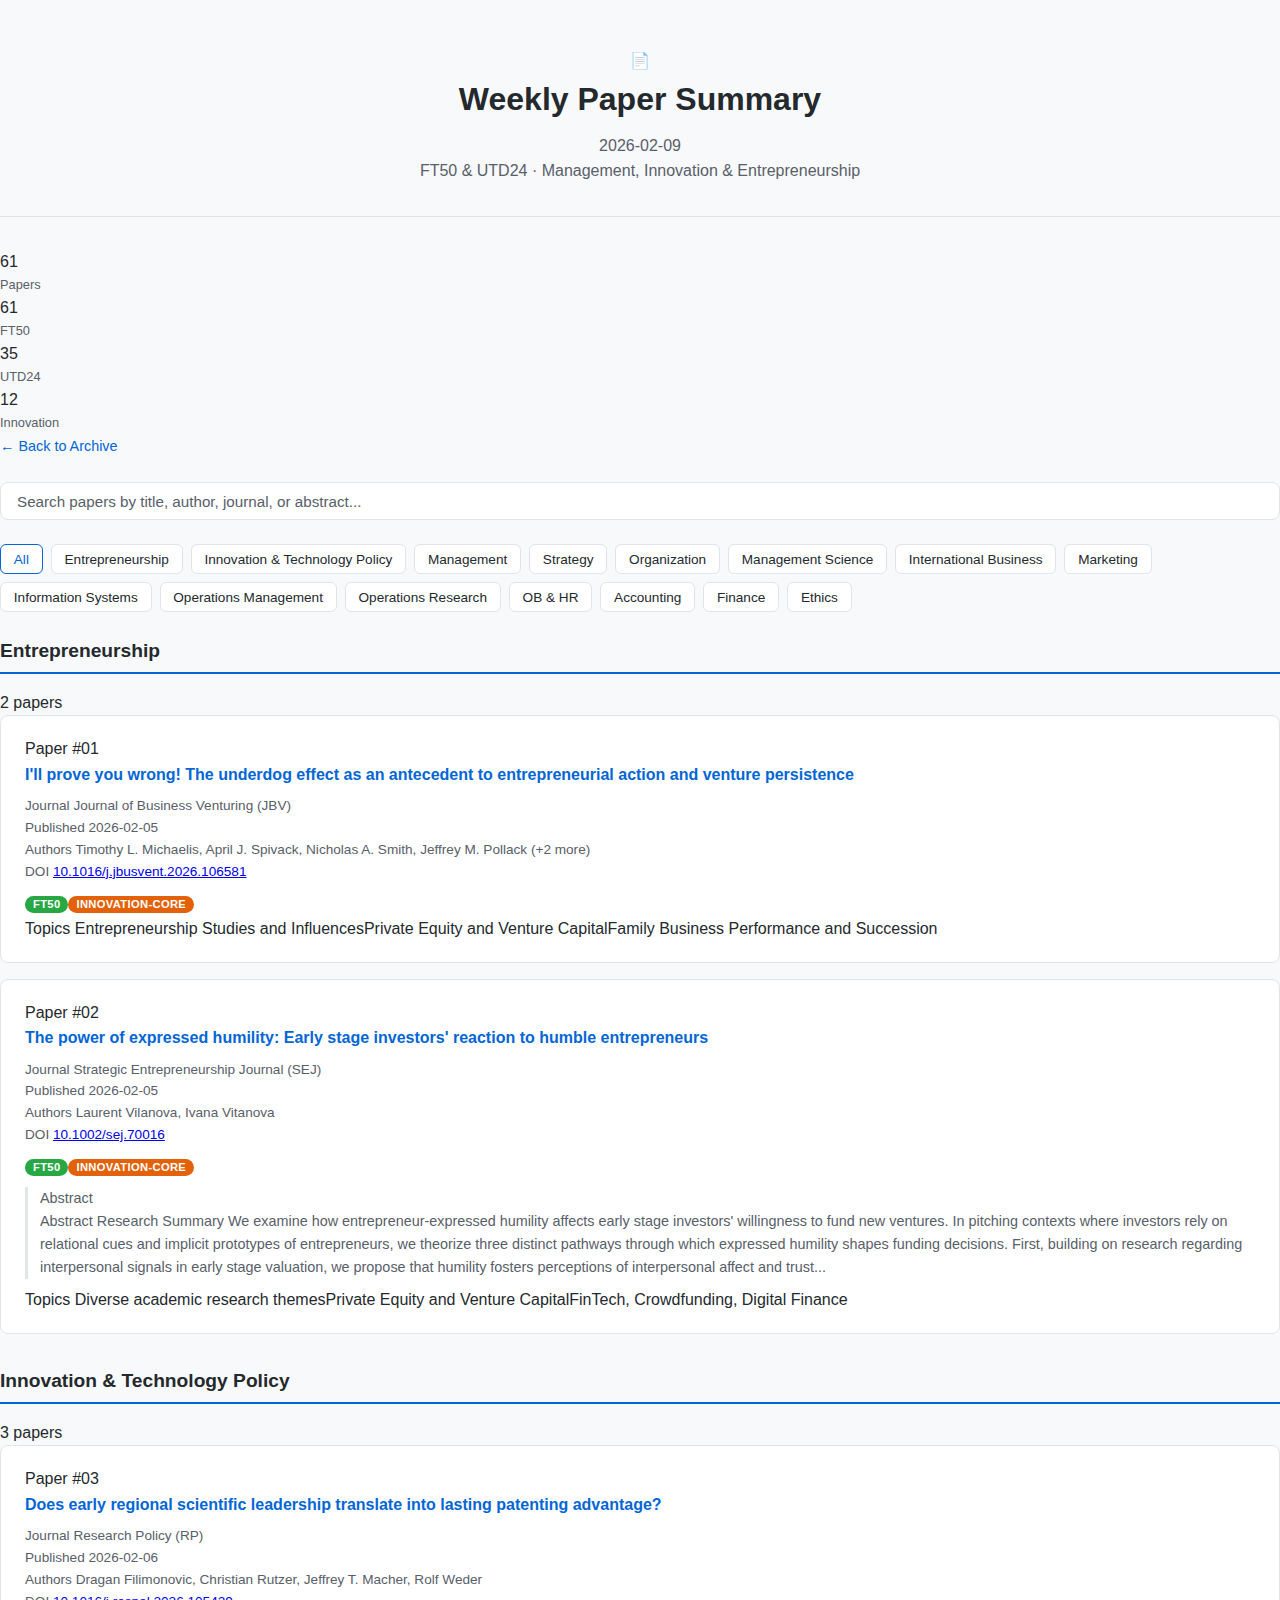
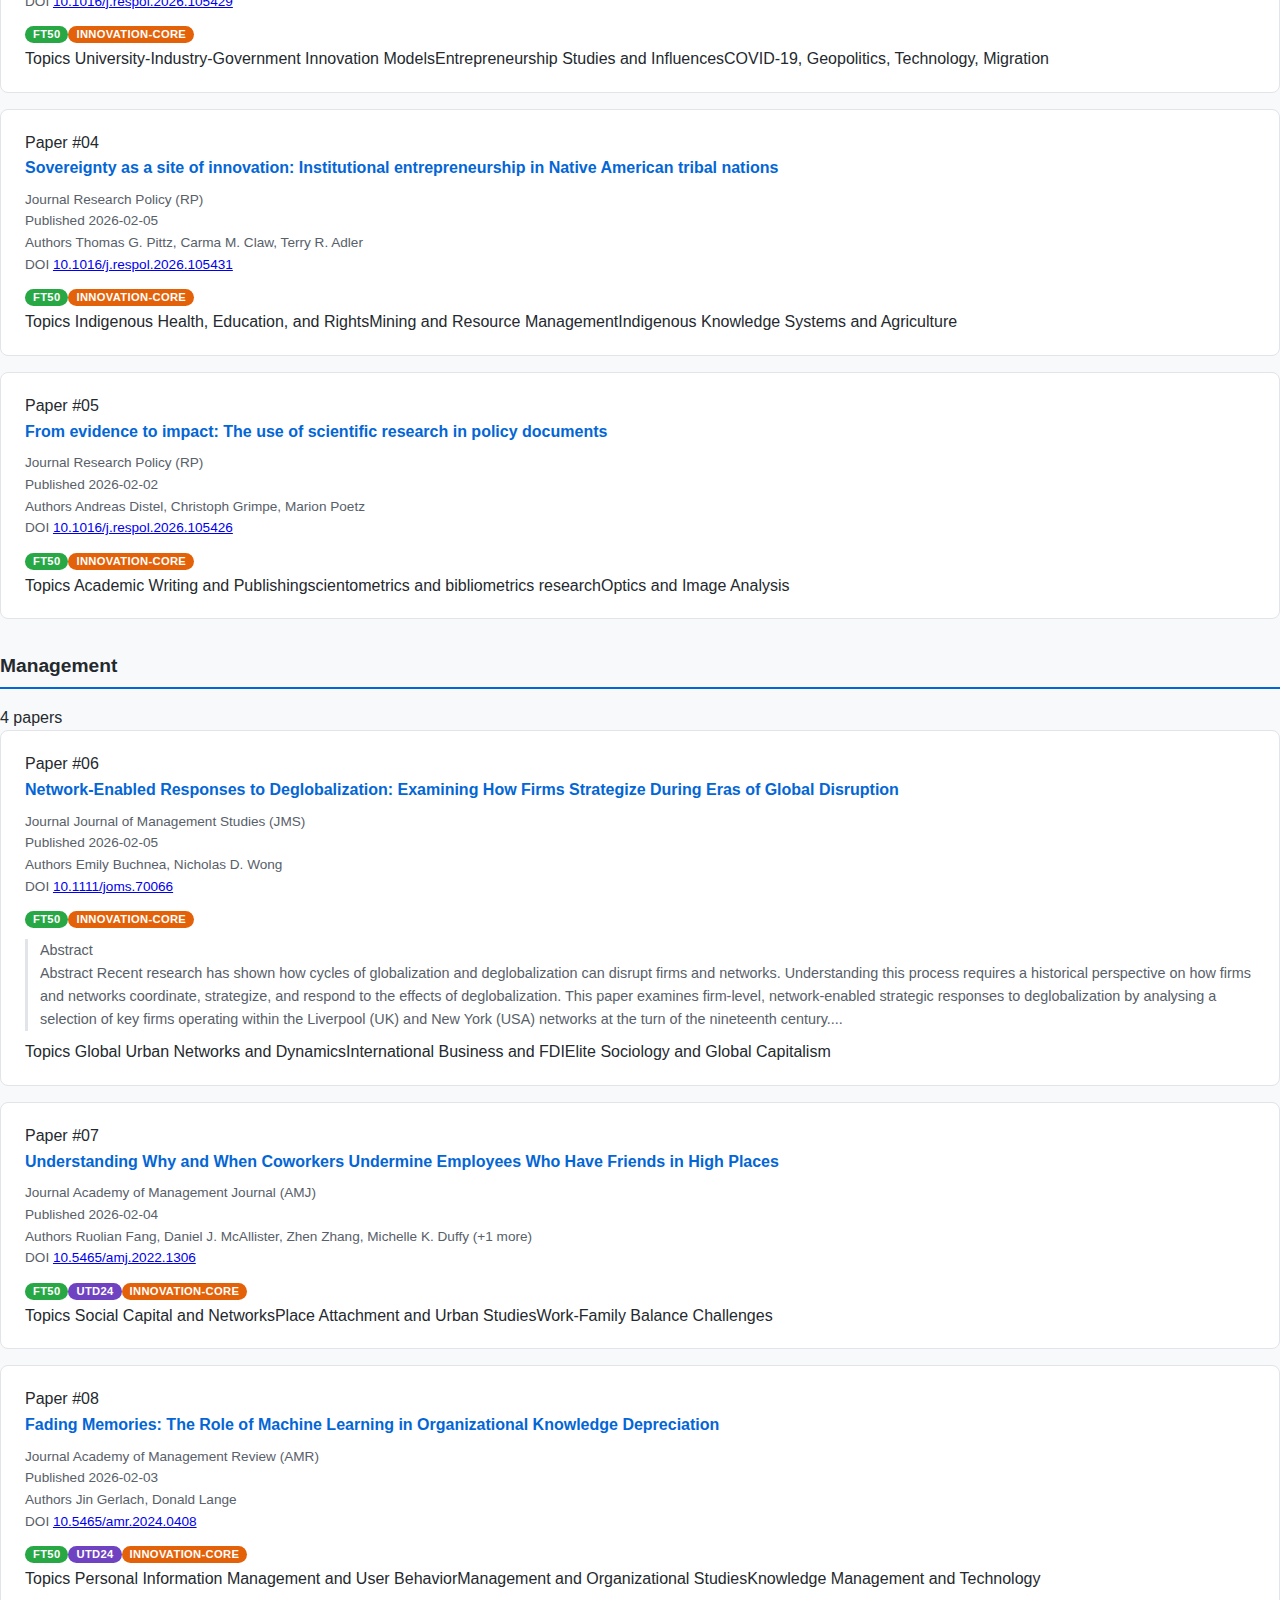
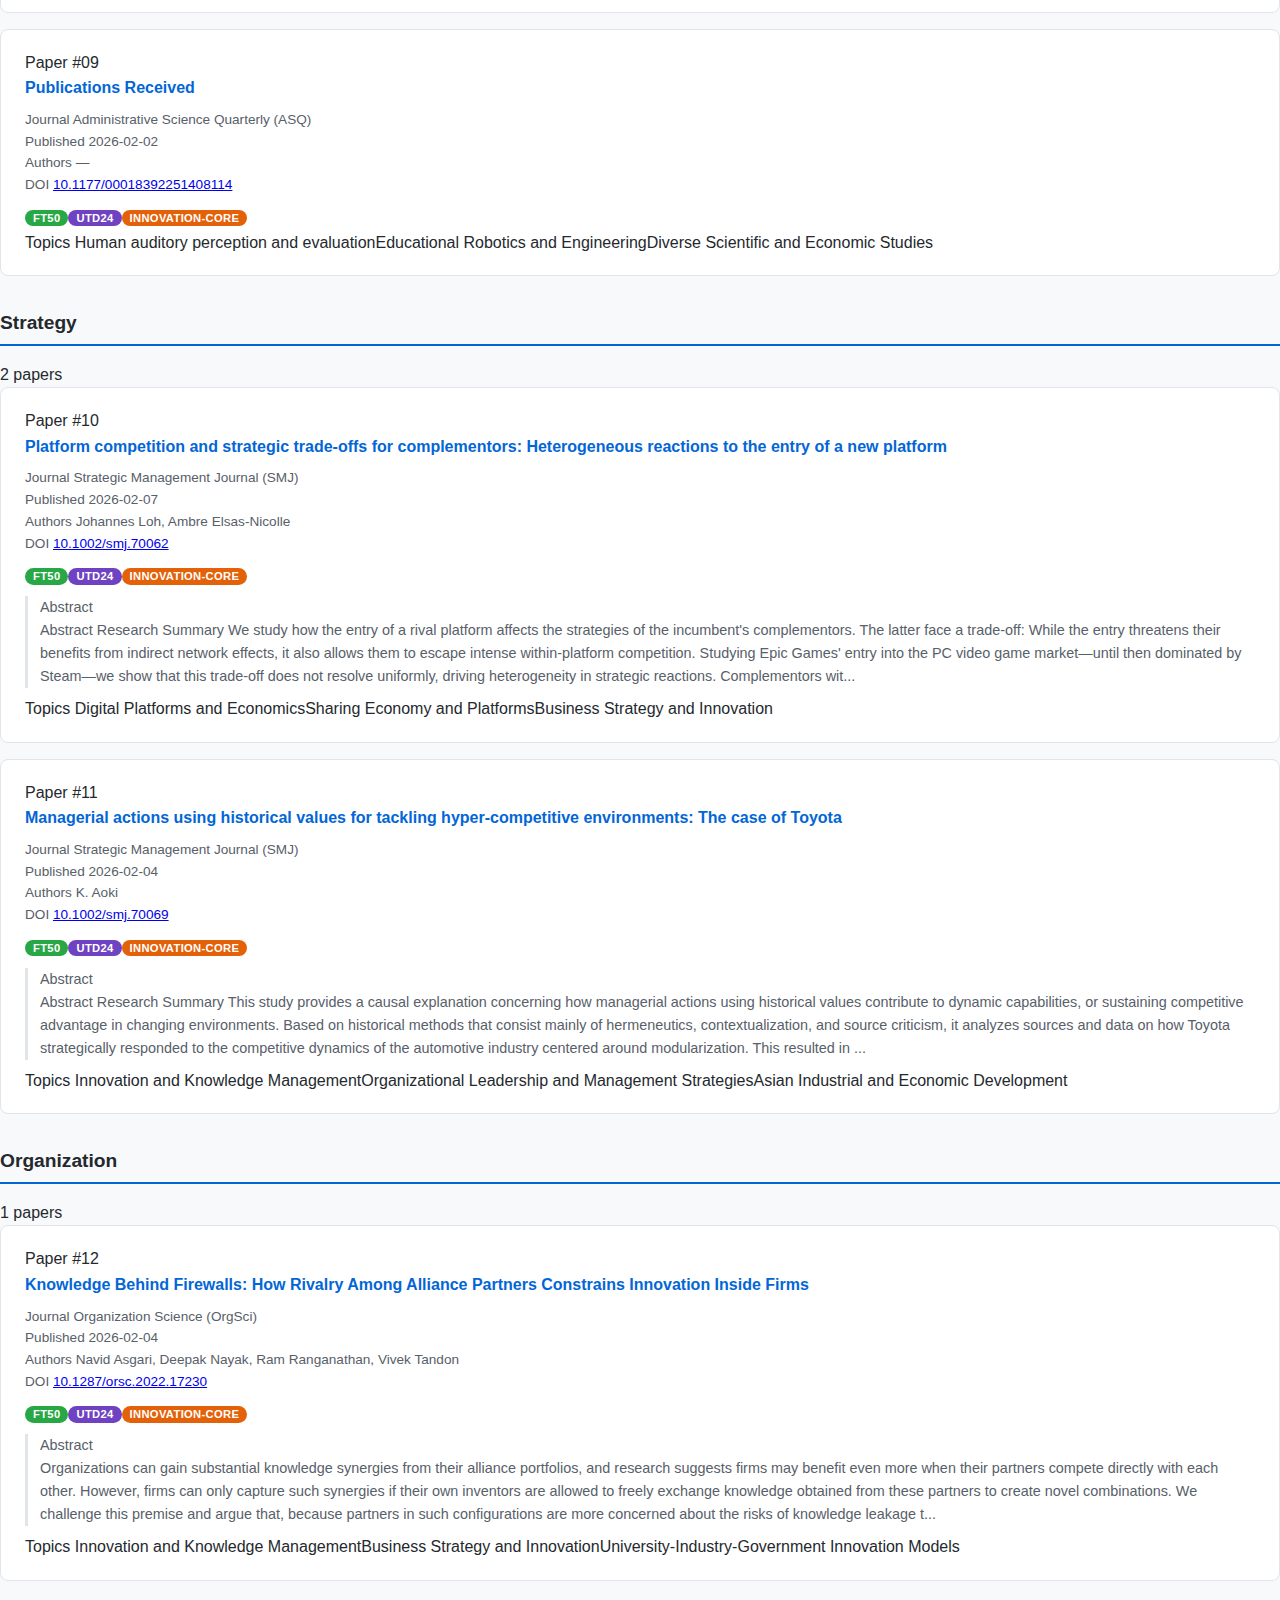
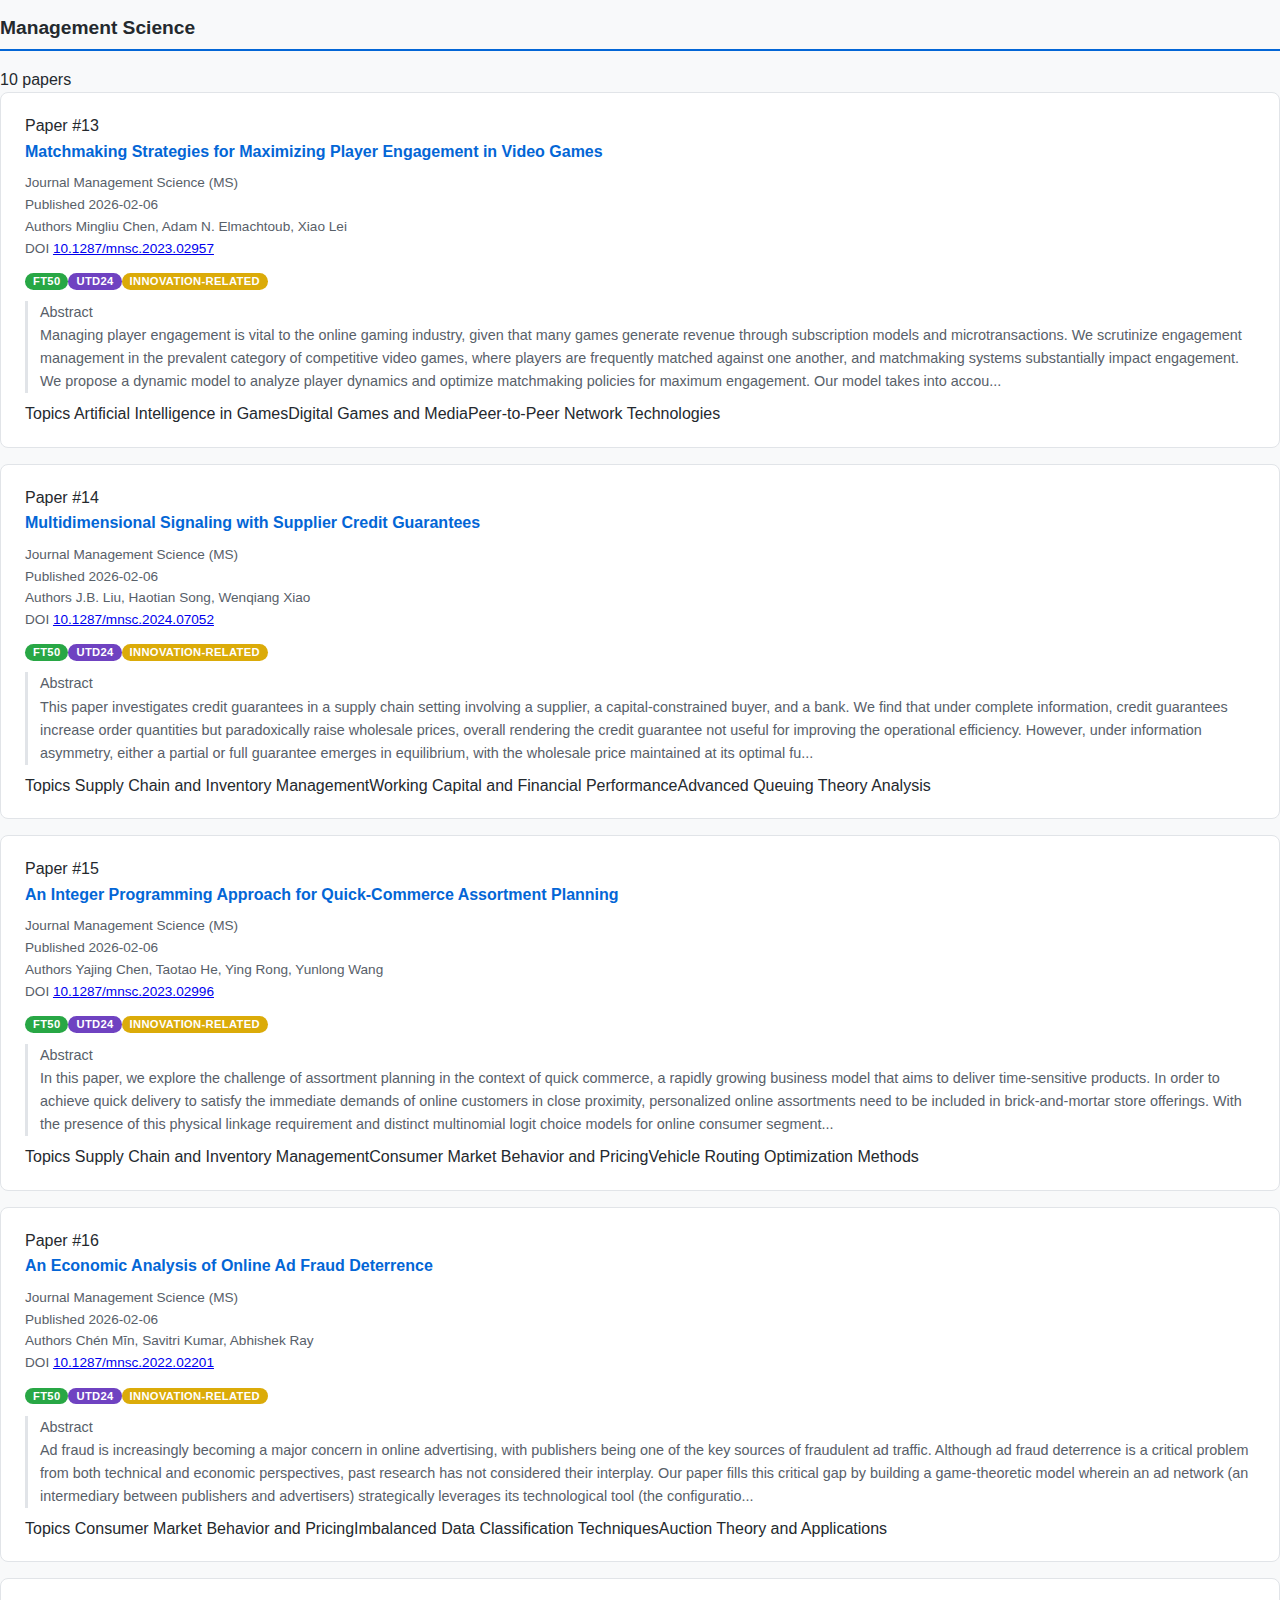
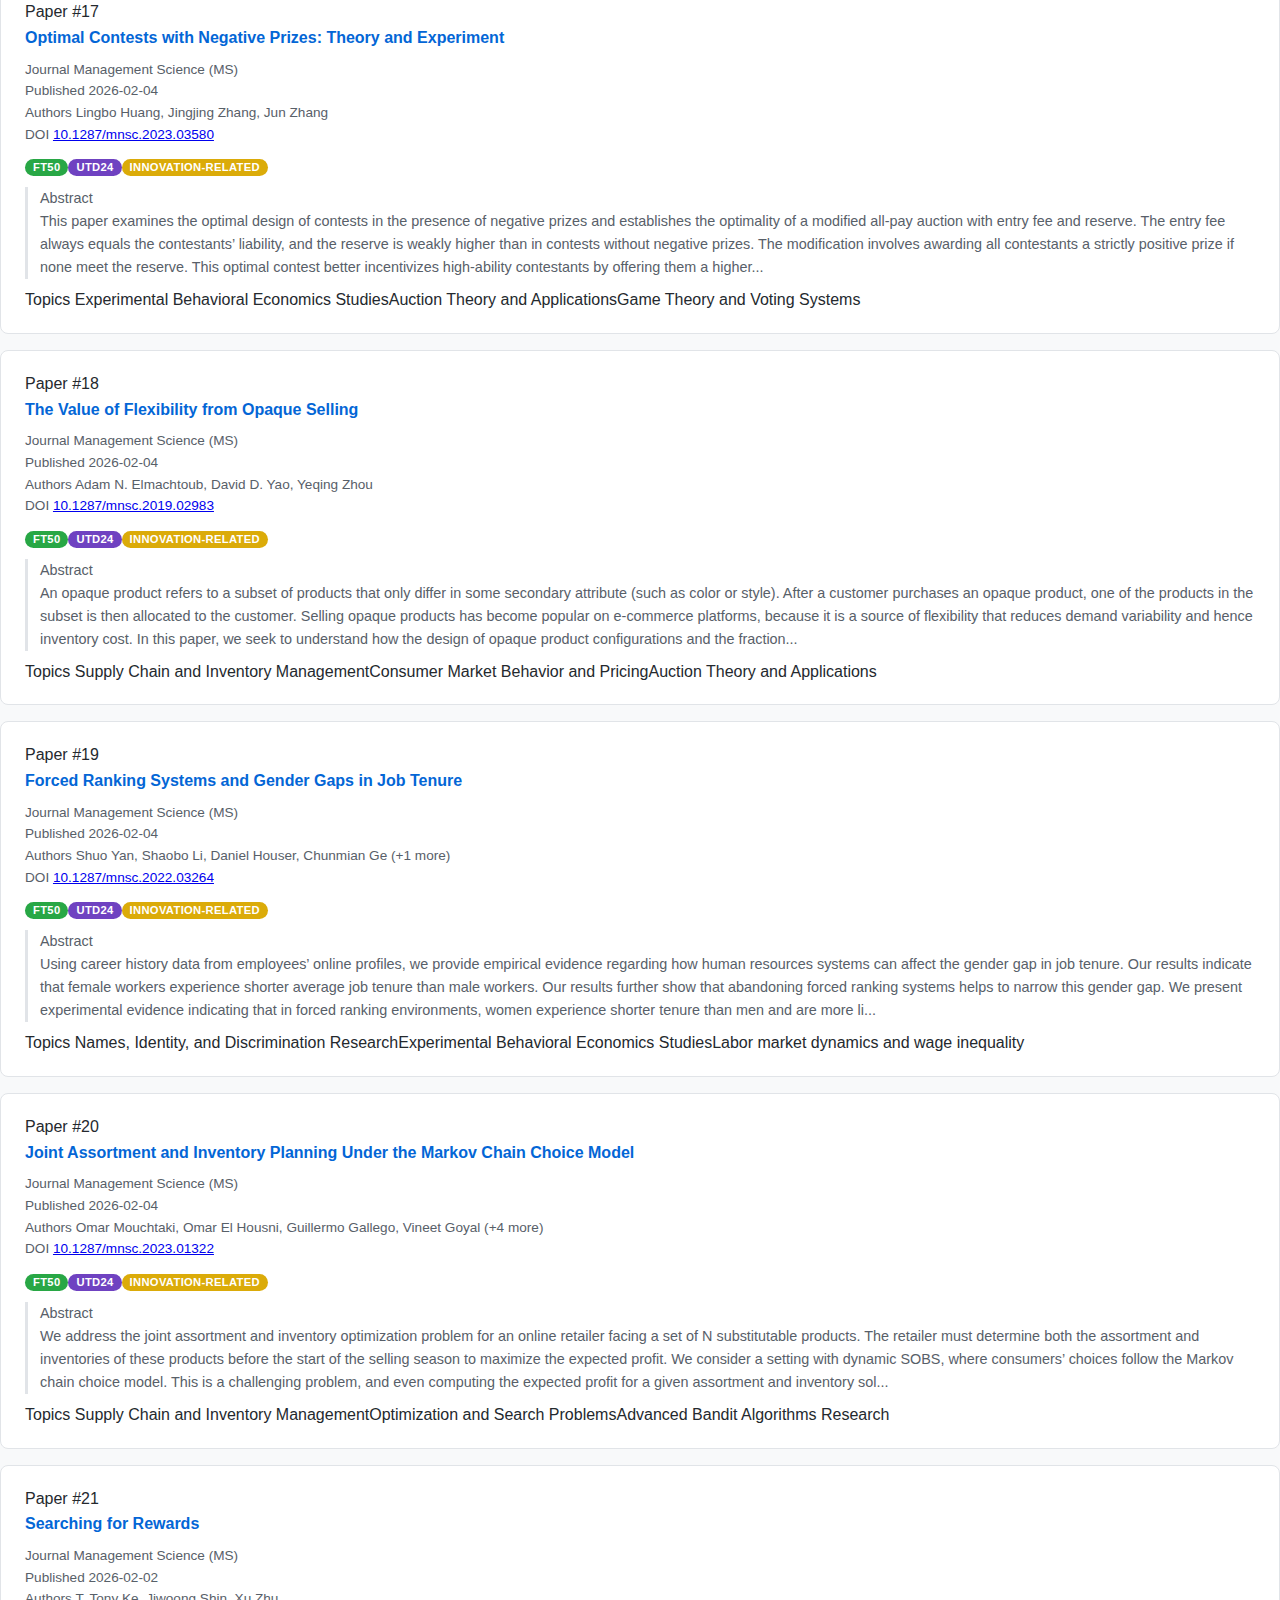
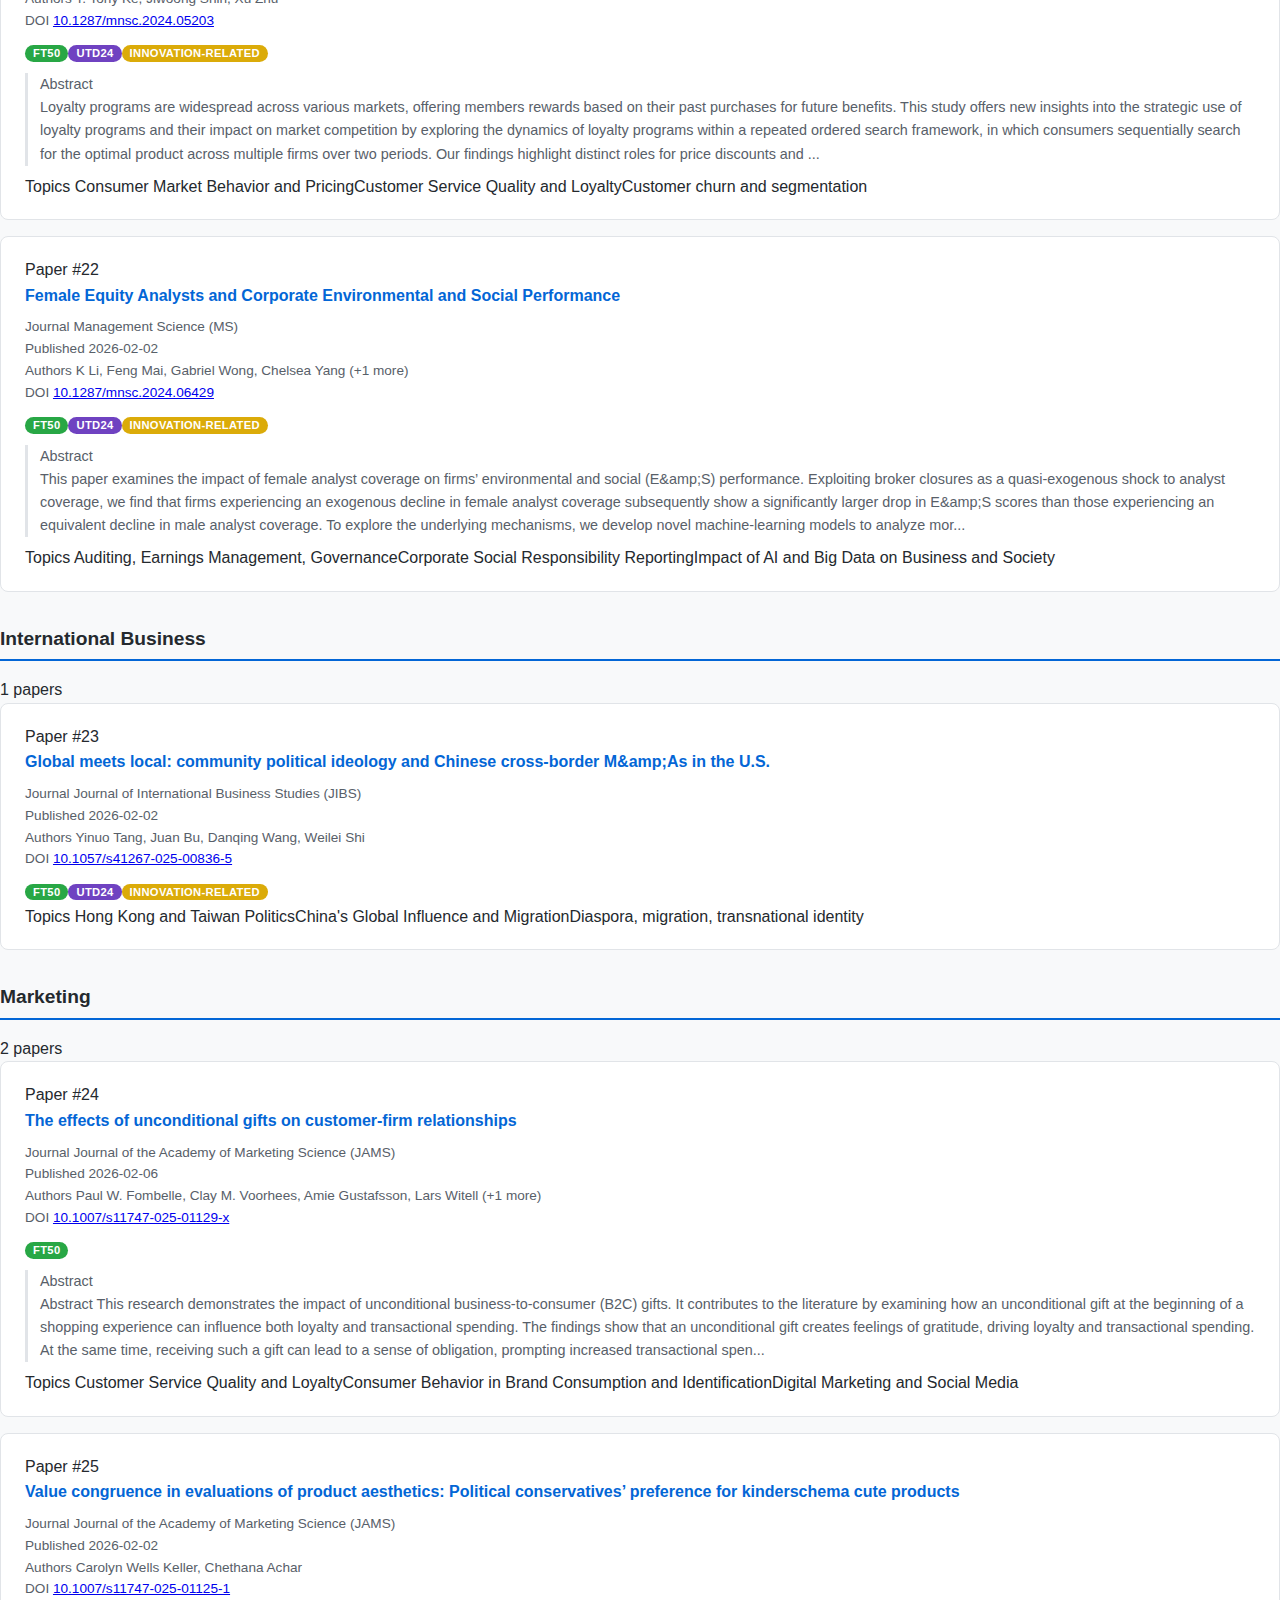
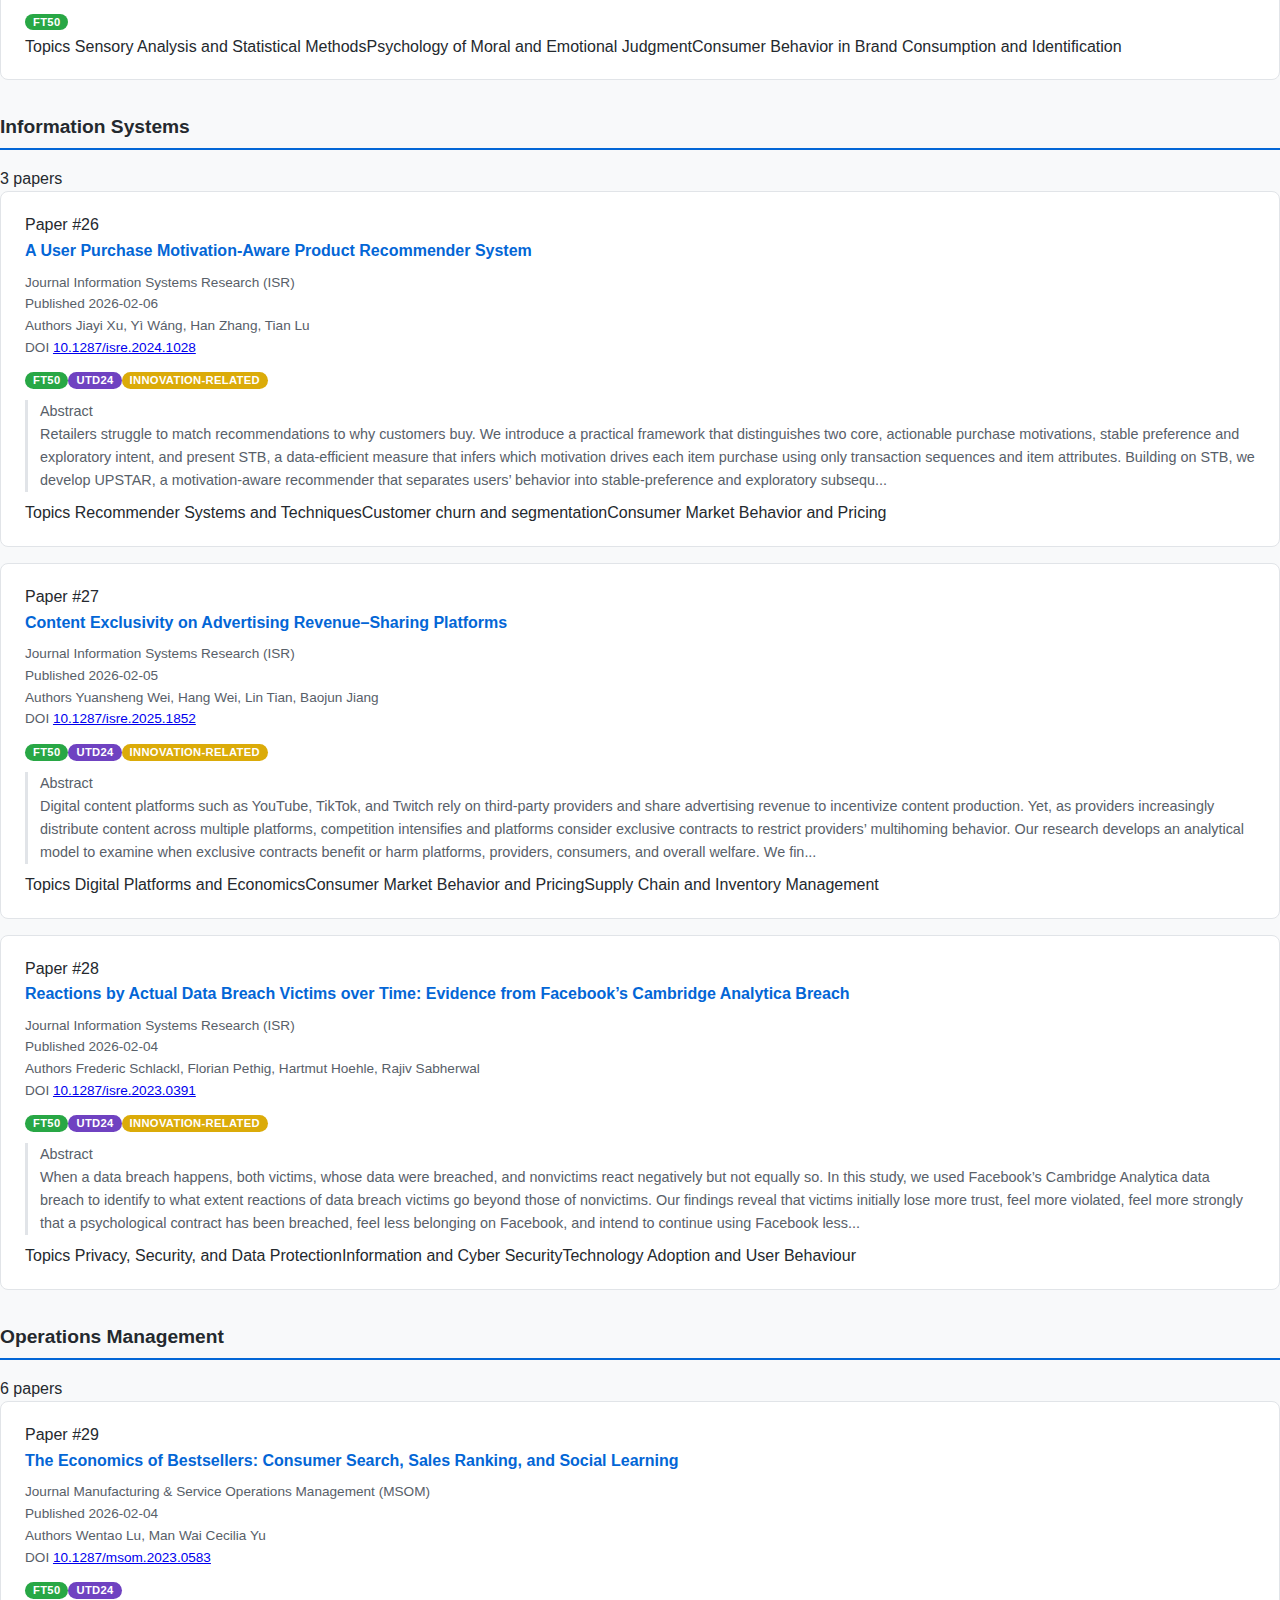
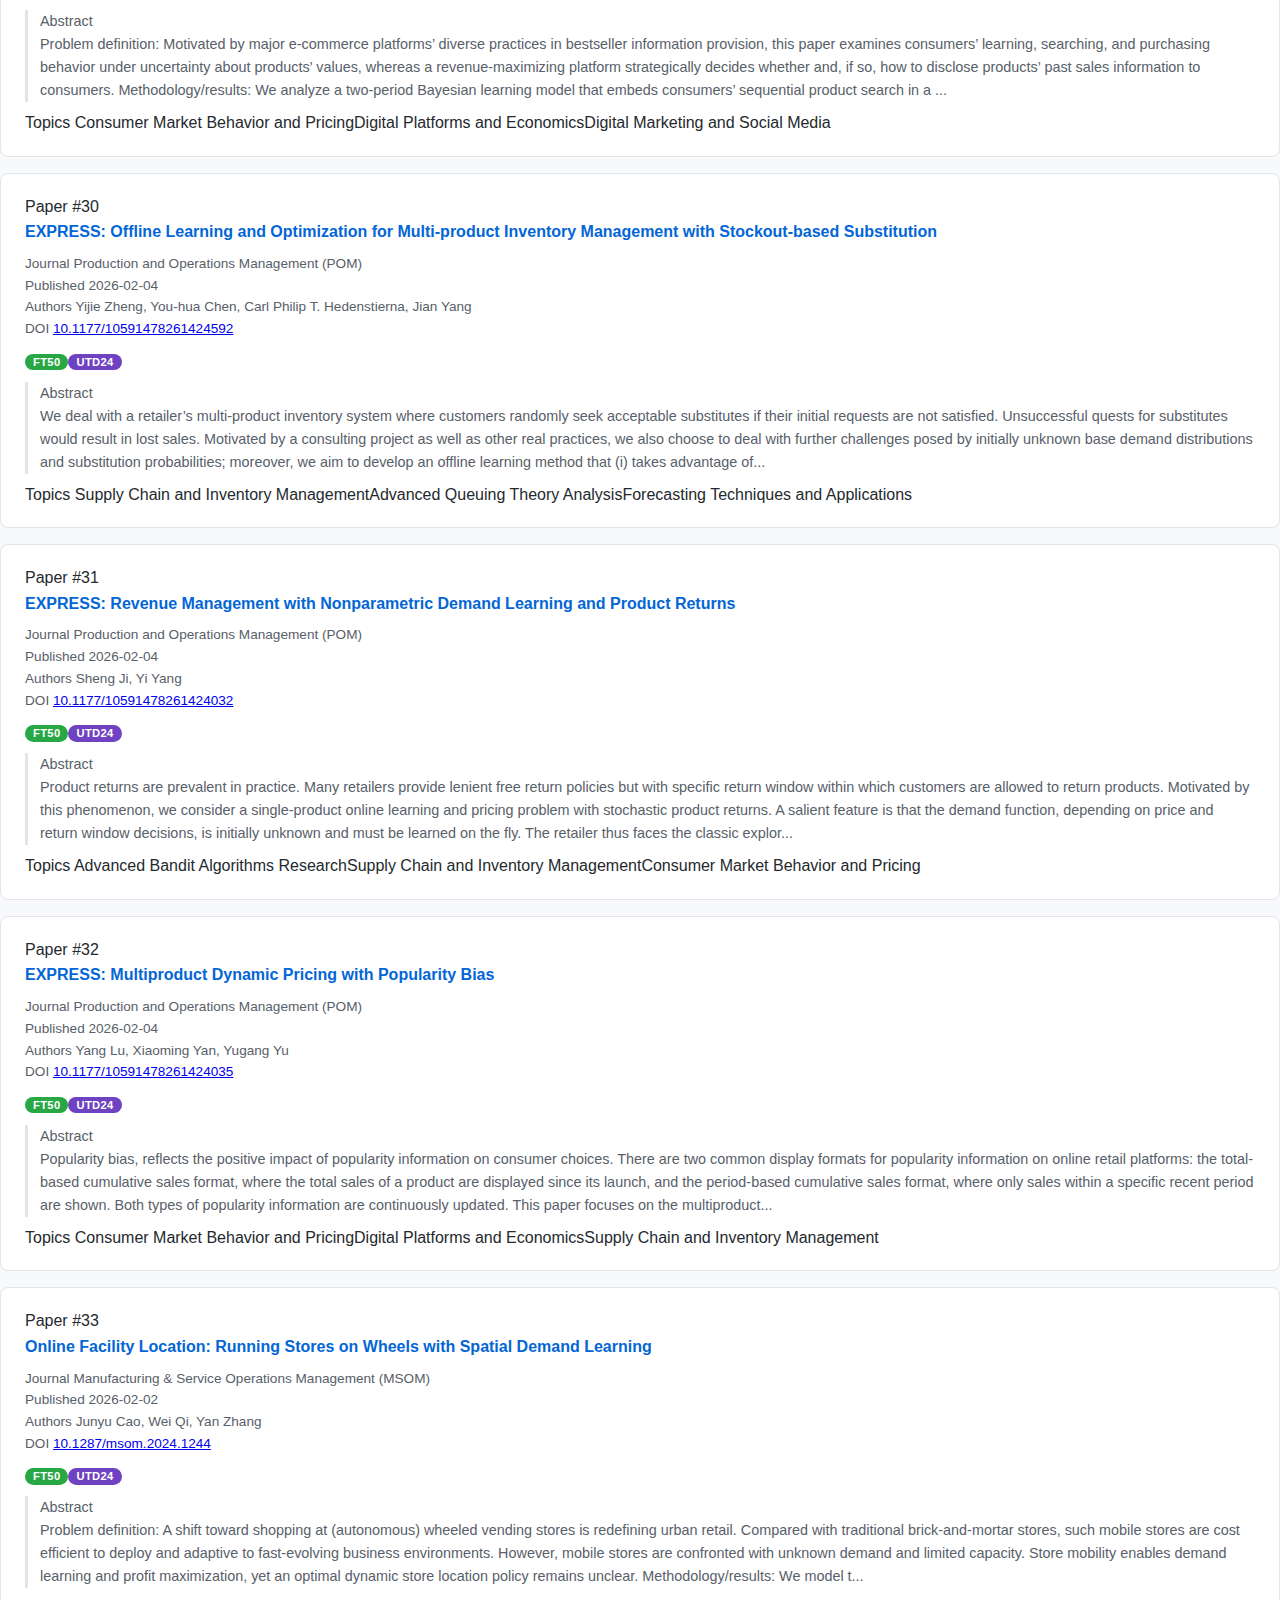
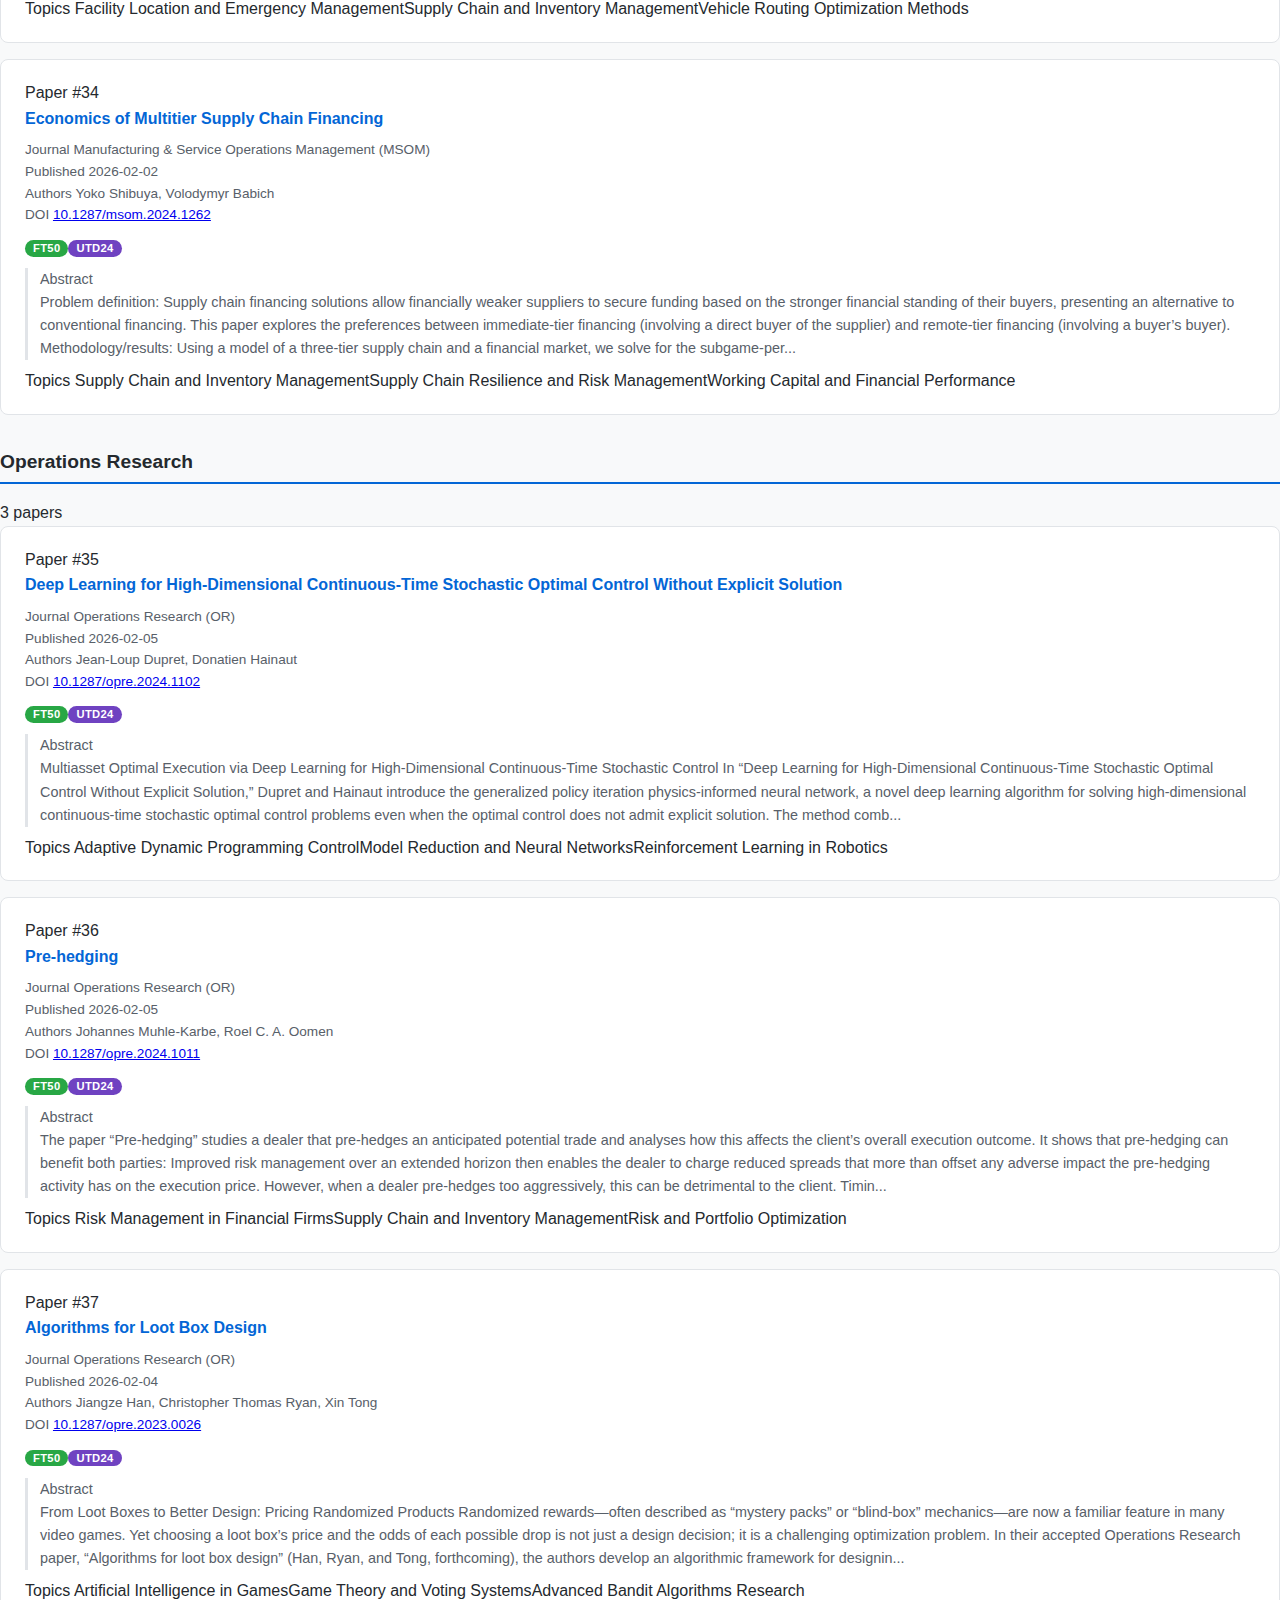
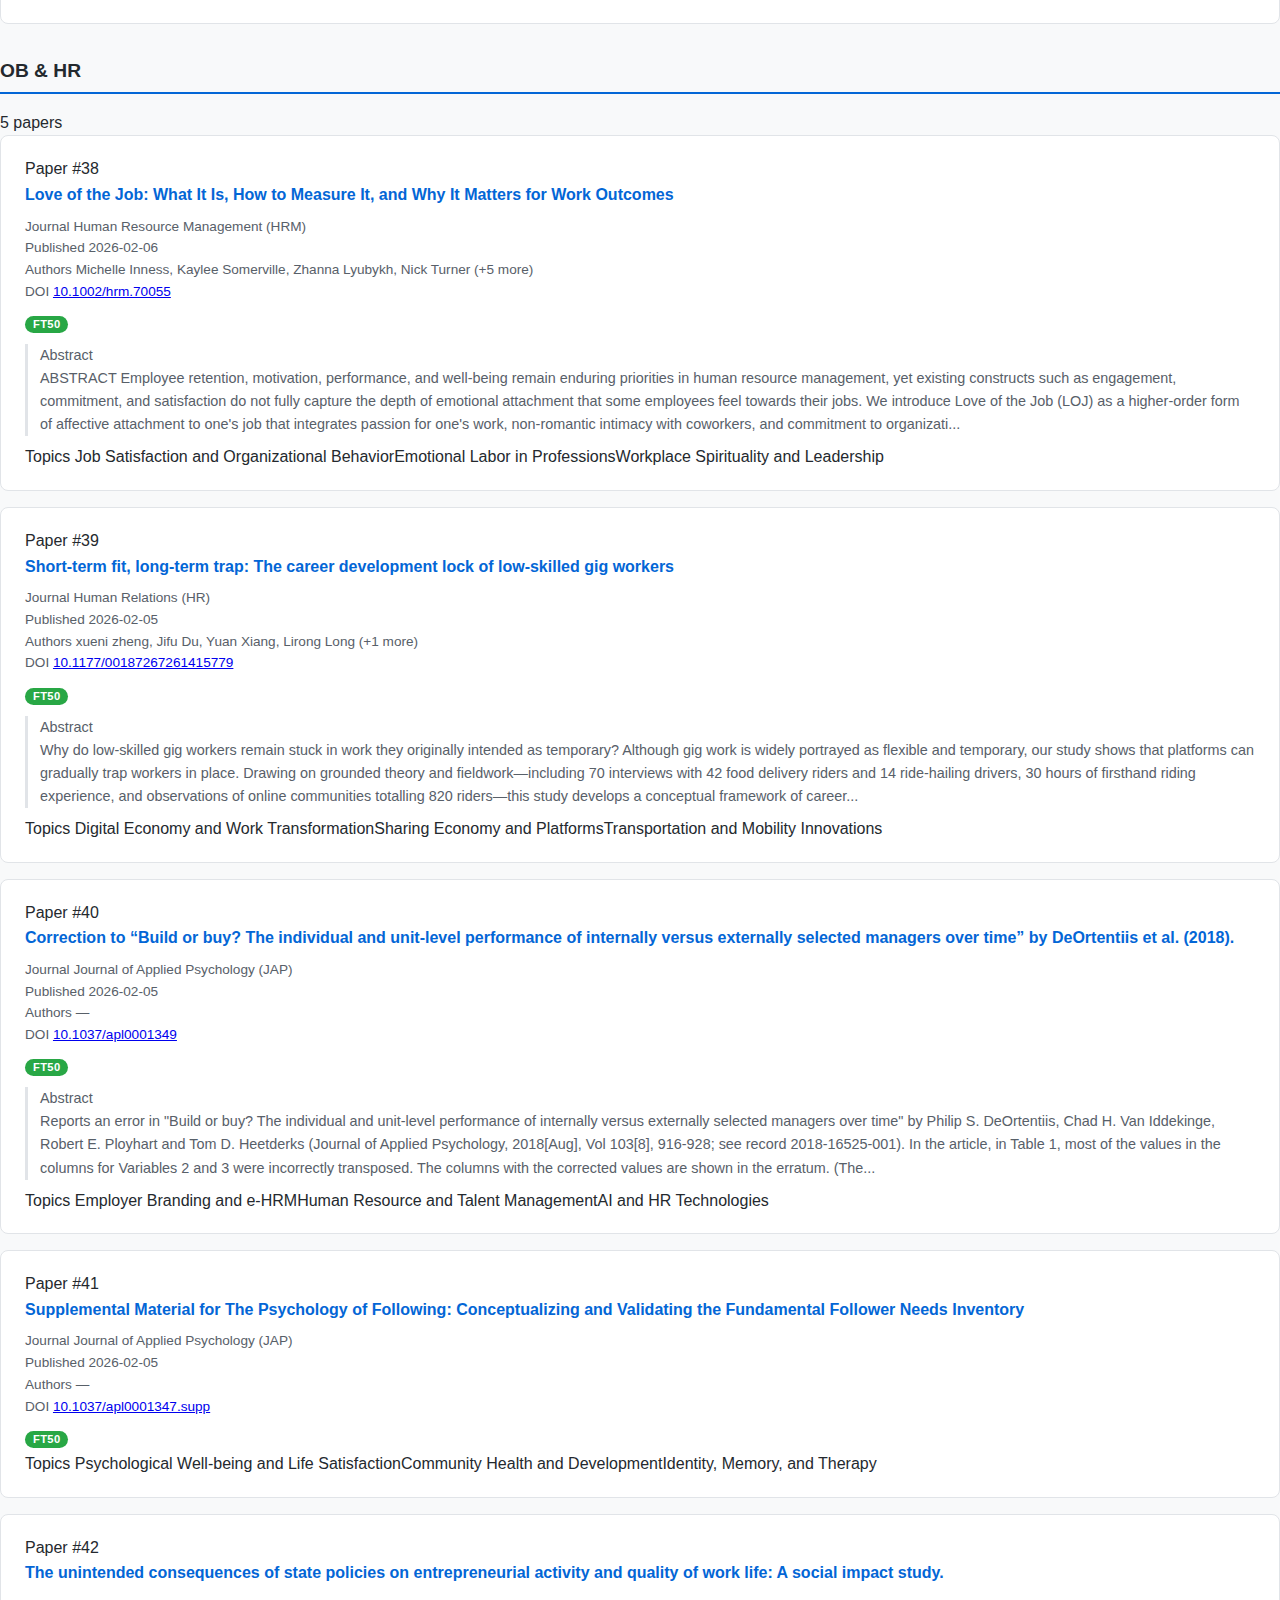
<file: docs/week/2026-02-09.html>
<!DOCTYPE html>
<html lang="en">
<head>
  <meta charset="UTF-8">
  <meta name="viewport" content="width=device-width, initial-scale=1.0">
  <title>Week of 2026-02-09 - AI Academia Bot</title>
  <link rel="stylesheet" href="../assets/style.css">
</head>
<body>
  <header class="header">
    <div class="header-content">
      <div class="header-icon">📄</div>
      <h1>Weekly Paper Summary</h1>
      <p class="header-date">2026-02-09</p>
      <p class="header-subtitle">FT50 & UTD24 · Management, Innovation & Entrepreneurship</p>
    </div>
  </header>

  <div class="stats-bar">
    <div class="stats-grid">
      <div class="stat-item">
        <div class="stat-number">61</div>
        <div class="stat-label">Papers</div>
      </div>
      <div class="stat-item">
        <div class="stat-number">61</div>
        <div class="stat-label">FT50</div>
      </div>
      <div class="stat-item">
        <div class="stat-number">35</div>
        <div class="stat-label">UTD24</div>
      </div>
      <div class="stat-item">
        <div class="stat-number">12</div>
        <div class="stat-label">Innovation</div>
      </div>
    </div>
  </div>

  <main class="main">
    <a href="../index.html" class="nav-back">← Back to Archive</a>

    <input type="text" class="search-box" placeholder="Search papers by title, author, journal, or abstract..." id="searchBox">

    <div class="filters">
      <button class="filter-btn active" data-filter="all">All</button><button class="filter-btn" data-filter="Entrepreneurship">Entrepreneurship</button><button class="filter-btn" data-filter="Innovation &amp; Technology Policy">Innovation &amp; Technology Policy</button><button class="filter-btn" data-filter="Management">Management</button><button class="filter-btn" data-filter="Strategy">Strategy</button><button class="filter-btn" data-filter="Organization">Organization</button><button class="filter-btn" data-filter="Management Science">Management Science</button><button class="filter-btn" data-filter="International Business">International Business</button><button class="filter-btn" data-filter="Marketing">Marketing</button><button class="filter-btn" data-filter="Information Systems">Information Systems</button><button class="filter-btn" data-filter="Operations Management">Operations Management</button><button class="filter-btn" data-filter="Operations Research">Operations Research</button><button class="filter-btn" data-filter="OB &amp; HR">OB &amp; HR</button><button class="filter-btn" data-filter="Accounting">Accounting</button><button class="filter-btn" data-filter="Finance">Finance</button><button class="filter-btn" data-filter="Ethics">Ethics</button>
    </div>

    <div id="paperList">
      
    <section class="category-section" data-category="Entrepreneurship">
      <div class="category-header">
        <span class="category-dot" style="background: var(--category-entre)"></span>
        <h2>Entrepreneurship</h2>
        <span class="category-count">2 papers</span>
      </div>
      
      <article class="paper-card">
        <div class="paper-title-bar">
          <div class="paper-index">Paper #01</div>
          <h3 class="paper-title"><a href="https://doi.org/10.1016/j.jbusvent.2026.106581" target="_blank" rel="noopener">I&#x27;ll prove you wrong! The underdog effect as an antecedent to entrepreneurial action and venture persistence</a></h3>
        </div>
        <div class="paper-meta">
          <div class="meta-item">
            <span class="meta-label">Journal</span>
            <span class="meta-value journal">Journal of Business Venturing (JBV)</span>
          </div>
          <div class="meta-item">
            <span class="meta-label">Published</span>
            <span class="meta-value">2026-02-05</span>
          </div>
          <div class="meta-item">
            <span class="meta-label">Authors</span>
            <span class="meta-value">Timothy L. Michaelis, April J. Spivack, Nicholas A. Smith, Jeffrey M. Pollack (+2 more)</span>
          </div>
          <div class="meta-item">
            <span class="meta-label">DOI</span>
            <span class="meta-value"><a href="https://doi.org/10.1016/j.jbusvent.2026.106581" target="_blank" rel="noopener">10.1016/j.jbusvent.2026.106581</a></span>
          </div>
        </div>
        
        <div class="paper-tags">
          <span class="tag tag-ft50">FT50</span><span class="tag tag-innovation">Innovation-Core</span>
        </div>
        
        
        <div class="paper-topics">
          <span class="topics-label">Topics</span>
          <span class="topic-chip">Entrepreneurship Studies and Influences</span><span class="topic-chip">Private Equity and Venture Capital</span><span class="topic-chip">Family Business Performance and Succession</span>
        </div>
      </article>
      <article class="paper-card">
        <div class="paper-title-bar">
          <div class="paper-index">Paper #02</div>
          <h3 class="paper-title"><a href="https://doi.org/10.1002/sej.70016" target="_blank" rel="noopener">The power of expressed humility: Early stage investors&#x27; reaction to humble entrepreneurs</a></h3>
        </div>
        <div class="paper-meta">
          <div class="meta-item">
            <span class="meta-label">Journal</span>
            <span class="meta-value journal">Strategic Entrepreneurship Journal (SEJ)</span>
          </div>
          <div class="meta-item">
            <span class="meta-label">Published</span>
            <span class="meta-value">2026-02-05</span>
          </div>
          <div class="meta-item">
            <span class="meta-label">Authors</span>
            <span class="meta-value">Laurent Vilanova, Ivana Vitanova</span>
          </div>
          <div class="meta-item">
            <span class="meta-label">DOI</span>
            <span class="meta-value"><a href="https://doi.org/10.1002/sej.70016" target="_blank" rel="noopener">10.1002/sej.70016</a></span>
          </div>
        </div>
        
        <div class="paper-tags">
          <span class="tag tag-ft50">FT50</span><span class="tag tag-innovation">Innovation-Core</span>
        </div>
        
        <div class="paper-abstract">
          <div class="abstract-label">Abstract</div>
          <p class="abstract-text">Abstract Research Summary We examine how entrepreneur‐expressed humility affects early stage investors&#x27; willingness to fund new ventures. In pitching contexts where investors rely on relational cues and implicit prototypes of entrepreneurs, we theorize three distinct pathways through which expressed humility shapes funding decisions. First, building on research regarding interpersonal signals in early stage valuation, we propose that humility fosters perceptions of interpersonal affect and trust...</p>
        </div>
        
        <div class="paper-topics">
          <span class="topics-label">Topics</span>
          <span class="topic-chip">Diverse academic research themes</span><span class="topic-chip">Private Equity and Venture Capital</span><span class="topic-chip">FinTech, Crowdfunding, Digital Finance</span>
        </div>
      </article>
    </section>
    <section class="category-section" data-category="Innovation &amp; Technology Policy">
      <div class="category-header">
        <span class="category-dot" style="background: var(--category-innov)"></span>
        <h2>Innovation &amp; Technology Policy</h2>
        <span class="category-count">3 papers</span>
      </div>
      
      <article class="paper-card">
        <div class="paper-title-bar">
          <div class="paper-index">Paper #03</div>
          <h3 class="paper-title"><a href="https://doi.org/10.1016/j.respol.2026.105429" target="_blank" rel="noopener">Does early regional scientific leadership translate into lasting patenting advantage?</a></h3>
        </div>
        <div class="paper-meta">
          <div class="meta-item">
            <span class="meta-label">Journal</span>
            <span class="meta-value journal">Research Policy (RP)</span>
          </div>
          <div class="meta-item">
            <span class="meta-label">Published</span>
            <span class="meta-value">2026-02-06</span>
          </div>
          <div class="meta-item">
            <span class="meta-label">Authors</span>
            <span class="meta-value">Dragan Filimonovic, Christian Rutzer, Jeffrey T. Macher, Rolf Weder</span>
          </div>
          <div class="meta-item">
            <span class="meta-label">DOI</span>
            <span class="meta-value"><a href="https://doi.org/10.1016/j.respol.2026.105429" target="_blank" rel="noopener">10.1016/j.respol.2026.105429</a></span>
          </div>
        </div>
        
        <div class="paper-tags">
          <span class="tag tag-ft50">FT50</span><span class="tag tag-innovation">Innovation-Core</span>
        </div>
        
        
        <div class="paper-topics">
          <span class="topics-label">Topics</span>
          <span class="topic-chip">University-Industry-Government Innovation Models</span><span class="topic-chip">Entrepreneurship Studies and Influences</span><span class="topic-chip">COVID-19, Geopolitics, Technology, Migration</span>
        </div>
      </article>
      <article class="paper-card">
        <div class="paper-title-bar">
          <div class="paper-index">Paper #04</div>
          <h3 class="paper-title"><a href="https://doi.org/10.1016/j.respol.2026.105431" target="_blank" rel="noopener">Sovereignty as a site of innovation: Institutional entrepreneurship in Native American tribal nations</a></h3>
        </div>
        <div class="paper-meta">
          <div class="meta-item">
            <span class="meta-label">Journal</span>
            <span class="meta-value journal">Research Policy (RP)</span>
          </div>
          <div class="meta-item">
            <span class="meta-label">Published</span>
            <span class="meta-value">2026-02-05</span>
          </div>
          <div class="meta-item">
            <span class="meta-label">Authors</span>
            <span class="meta-value">Thomas G. Pittz, Carma M. Claw, Terry R. Adler</span>
          </div>
          <div class="meta-item">
            <span class="meta-label">DOI</span>
            <span class="meta-value"><a href="https://doi.org/10.1016/j.respol.2026.105431" target="_blank" rel="noopener">10.1016/j.respol.2026.105431</a></span>
          </div>
        </div>
        
        <div class="paper-tags">
          <span class="tag tag-ft50">FT50</span><span class="tag tag-innovation">Innovation-Core</span>
        </div>
        
        
        <div class="paper-topics">
          <span class="topics-label">Topics</span>
          <span class="topic-chip">Indigenous Health, Education, and Rights</span><span class="topic-chip">Mining and Resource Management</span><span class="topic-chip">Indigenous Knowledge Systems and Agriculture</span>
        </div>
      </article>
      <article class="paper-card">
        <div class="paper-title-bar">
          <div class="paper-index">Paper #05</div>
          <h3 class="paper-title"><a href="https://doi.org/10.1016/j.respol.2026.105426" target="_blank" rel="noopener">From evidence to impact: The use of scientific research in policy documents</a></h3>
        </div>
        <div class="paper-meta">
          <div class="meta-item">
            <span class="meta-label">Journal</span>
            <span class="meta-value journal">Research Policy (RP)</span>
          </div>
          <div class="meta-item">
            <span class="meta-label">Published</span>
            <span class="meta-value">2026-02-02</span>
          </div>
          <div class="meta-item">
            <span class="meta-label">Authors</span>
            <span class="meta-value">Andreas Distel, Christoph Grimpe, Marion Poetz</span>
          </div>
          <div class="meta-item">
            <span class="meta-label">DOI</span>
            <span class="meta-value"><a href="https://doi.org/10.1016/j.respol.2026.105426" target="_blank" rel="noopener">10.1016/j.respol.2026.105426</a></span>
          </div>
        </div>
        
        <div class="paper-tags">
          <span class="tag tag-ft50">FT50</span><span class="tag tag-innovation">Innovation-Core</span>
        </div>
        
        
        <div class="paper-topics">
          <span class="topics-label">Topics</span>
          <span class="topic-chip">Academic Writing and Publishing</span><span class="topic-chip">scientometrics and bibliometrics research</span><span class="topic-chip">Optics and Image Analysis</span>
        </div>
      </article>
    </section>
    <section class="category-section" data-category="Management">
      <div class="category-header">
        <span class="category-dot" style="background: var(--category-mgmt)"></span>
        <h2>Management</h2>
        <span class="category-count">4 papers</span>
      </div>
      
      <article class="paper-card">
        <div class="paper-title-bar">
          <div class="paper-index">Paper #06</div>
          <h3 class="paper-title"><a href="https://doi.org/10.1111/joms.70066" target="_blank" rel="noopener">Network‐Enabled Responses to Deglobalization: Examining How Firms Strategize During Eras of Global Disruption</a></h3>
        </div>
        <div class="paper-meta">
          <div class="meta-item">
            <span class="meta-label">Journal</span>
            <span class="meta-value journal">Journal of Management Studies (JMS)</span>
          </div>
          <div class="meta-item">
            <span class="meta-label">Published</span>
            <span class="meta-value">2026-02-05</span>
          </div>
          <div class="meta-item">
            <span class="meta-label">Authors</span>
            <span class="meta-value">Emily Buchnea, Nicholas D. Wong</span>
          </div>
          <div class="meta-item">
            <span class="meta-label">DOI</span>
            <span class="meta-value"><a href="https://doi.org/10.1111/joms.70066" target="_blank" rel="noopener">10.1111/joms.70066</a></span>
          </div>
        </div>
        
        <div class="paper-tags">
          <span class="tag tag-ft50">FT50</span><span class="tag tag-innovation">Innovation-Core</span>
        </div>
        
        <div class="paper-abstract">
          <div class="abstract-label">Abstract</div>
          <p class="abstract-text">Abstract Recent research has shown how cycles of globalization and deglobalization can disrupt firms and networks. Understanding this process requires a historical perspective on how firms and networks coordinate, strategize, and respond to the effects of deglobalization. This paper examines firm‐level, network‐enabled strategic responses to deglobalization by analysing a selection of key firms operating within the Liverpool (UK) and New York (USA) networks at the turn of the nineteenth century....</p>
        </div>
        
        <div class="paper-topics">
          <span class="topics-label">Topics</span>
          <span class="topic-chip">Global Urban Networks and Dynamics</span><span class="topic-chip">International Business and FDI</span><span class="topic-chip">Elite Sociology and Global Capitalism</span>
        </div>
      </article>
      <article class="paper-card">
        <div class="paper-title-bar">
          <div class="paper-index">Paper #07</div>
          <h3 class="paper-title"><a href="https://doi.org/10.5465/amj.2022.1306" target="_blank" rel="noopener">Understanding Why and When Coworkers Undermine Employees Who Have Friends in High Places</a></h3>
        </div>
        <div class="paper-meta">
          <div class="meta-item">
            <span class="meta-label">Journal</span>
            <span class="meta-value journal">Academy of Management Journal (AMJ)</span>
          </div>
          <div class="meta-item">
            <span class="meta-label">Published</span>
            <span class="meta-value">2026-02-04</span>
          </div>
          <div class="meta-item">
            <span class="meta-label">Authors</span>
            <span class="meta-value">Ruolian Fang, Daniel J. McAllister, Zhen Zhang, Michelle K. Duffy (+1 more)</span>
          </div>
          <div class="meta-item">
            <span class="meta-label">DOI</span>
            <span class="meta-value"><a href="https://doi.org/10.5465/amj.2022.1306" target="_blank" rel="noopener">10.5465/amj.2022.1306</a></span>
          </div>
        </div>
        
        <div class="paper-tags">
          <span class="tag tag-ft50">FT50</span><span class="tag tag-utd24">UTD24</span><span class="tag tag-innovation">Innovation-Core</span>
        </div>
        
        
        <div class="paper-topics">
          <span class="topics-label">Topics</span>
          <span class="topic-chip">Social Capital and Networks</span><span class="topic-chip">Place Attachment and Urban Studies</span><span class="topic-chip">Work-Family Balance Challenges</span>
        </div>
      </article>
      <article class="paper-card">
        <div class="paper-title-bar">
          <div class="paper-index">Paper #08</div>
          <h3 class="paper-title"><a href="https://doi.org/10.5465/amr.2024.0408" target="_blank" rel="noopener">Fading Memories: The Role of Machine Learning in Organizational Knowledge Depreciation</a></h3>
        </div>
        <div class="paper-meta">
          <div class="meta-item">
            <span class="meta-label">Journal</span>
            <span class="meta-value journal">Academy of Management Review (AMR)</span>
          </div>
          <div class="meta-item">
            <span class="meta-label">Published</span>
            <span class="meta-value">2026-02-03</span>
          </div>
          <div class="meta-item">
            <span class="meta-label">Authors</span>
            <span class="meta-value">Jin Gerlach, Donald Lange</span>
          </div>
          <div class="meta-item">
            <span class="meta-label">DOI</span>
            <span class="meta-value"><a href="https://doi.org/10.5465/amr.2024.0408" target="_blank" rel="noopener">10.5465/amr.2024.0408</a></span>
          </div>
        </div>
        
        <div class="paper-tags">
          <span class="tag tag-ft50">FT50</span><span class="tag tag-utd24">UTD24</span><span class="tag tag-innovation">Innovation-Core</span>
        </div>
        
        
        <div class="paper-topics">
          <span class="topics-label">Topics</span>
          <span class="topic-chip">Personal Information Management and User Behavior</span><span class="topic-chip">Management and Organizational Studies</span><span class="topic-chip">Knowledge Management and Technology</span>
        </div>
      </article>
      <article class="paper-card">
        <div class="paper-title-bar">
          <div class="paper-index">Paper #09</div>
          <h3 class="paper-title"><a href="https://doi.org/10.1177/00018392251408114" target="_blank" rel="noopener">Publications Received</a></h3>
        </div>
        <div class="paper-meta">
          <div class="meta-item">
            <span class="meta-label">Journal</span>
            <span class="meta-value journal">Administrative Science Quarterly (ASQ)</span>
          </div>
          <div class="meta-item">
            <span class="meta-label">Published</span>
            <span class="meta-value">2026-02-02</span>
          </div>
          <div class="meta-item">
            <span class="meta-label">Authors</span>
            <span class="meta-value">—</span>
          </div>
          <div class="meta-item">
            <span class="meta-label">DOI</span>
            <span class="meta-value"><a href="https://doi.org/10.1177/00018392251408114" target="_blank" rel="noopener">10.1177/00018392251408114</a></span>
          </div>
        </div>
        
        <div class="paper-tags">
          <span class="tag tag-ft50">FT50</span><span class="tag tag-utd24">UTD24</span><span class="tag tag-innovation">Innovation-Core</span>
        </div>
        
        
        <div class="paper-topics">
          <span class="topics-label">Topics</span>
          <span class="topic-chip">Human auditory perception and evaluation</span><span class="topic-chip">Educational Robotics and Engineering</span><span class="topic-chip">Diverse Scientific and Economic Studies</span>
        </div>
      </article>
    </section>
    <section class="category-section" data-category="Strategy">
      <div class="category-header">
        <span class="category-dot" style="background: var(--category-strategy)"></span>
        <h2>Strategy</h2>
        <span class="category-count">2 papers</span>
      </div>
      
      <article class="paper-card">
        <div class="paper-title-bar">
          <div class="paper-index">Paper #10</div>
          <h3 class="paper-title"><a href="https://doi.org/10.1002/smj.70062" target="_blank" rel="noopener">Platform competition and strategic trade‐offs for complementors: Heterogeneous reactions to the entry of a new platform</a></h3>
        </div>
        <div class="paper-meta">
          <div class="meta-item">
            <span class="meta-label">Journal</span>
            <span class="meta-value journal">Strategic Management Journal (SMJ)</span>
          </div>
          <div class="meta-item">
            <span class="meta-label">Published</span>
            <span class="meta-value">2026-02-07</span>
          </div>
          <div class="meta-item">
            <span class="meta-label">Authors</span>
            <span class="meta-value">Johannes Loh, Ambre Elsas-Nicolle</span>
          </div>
          <div class="meta-item">
            <span class="meta-label">DOI</span>
            <span class="meta-value"><a href="https://doi.org/10.1002/smj.70062" target="_blank" rel="noopener">10.1002/smj.70062</a></span>
          </div>
        </div>
        
        <div class="paper-tags">
          <span class="tag tag-ft50">FT50</span><span class="tag tag-utd24">UTD24</span><span class="tag tag-innovation">Innovation-Core</span>
        </div>
        
        <div class="paper-abstract">
          <div class="abstract-label">Abstract</div>
          <p class="abstract-text">Abstract Research Summary We study how the entry of a rival platform affects the strategies of the incumbent&#x27;s complementors. The latter face a trade‐off: While the entry threatens their benefits from indirect network effects, it also allows them to escape intense within‐platform competition. Studying Epic Games&#x27; entry into the PC video game market—until then dominated by Steam—we show that this trade‐off does not resolve uniformly, driving heterogeneity in strategic reactions. Complementors wit...</p>
        </div>
        
        <div class="paper-topics">
          <span class="topics-label">Topics</span>
          <span class="topic-chip">Digital Platforms and Economics</span><span class="topic-chip">Sharing Economy and Platforms</span><span class="topic-chip">Business Strategy and Innovation</span>
        </div>
      </article>
      <article class="paper-card">
        <div class="paper-title-bar">
          <div class="paper-index">Paper #11</div>
          <h3 class="paper-title"><a href="https://doi.org/10.1002/smj.70069" target="_blank" rel="noopener">Managerial actions using historical values for tackling hyper‐competitive environments: The case of Toyota</a></h3>
        </div>
        <div class="paper-meta">
          <div class="meta-item">
            <span class="meta-label">Journal</span>
            <span class="meta-value journal">Strategic Management Journal (SMJ)</span>
          </div>
          <div class="meta-item">
            <span class="meta-label">Published</span>
            <span class="meta-value">2026-02-04</span>
          </div>
          <div class="meta-item">
            <span class="meta-label">Authors</span>
            <span class="meta-value">K. Aoki</span>
          </div>
          <div class="meta-item">
            <span class="meta-label">DOI</span>
            <span class="meta-value"><a href="https://doi.org/10.1002/smj.70069" target="_blank" rel="noopener">10.1002/smj.70069</a></span>
          </div>
        </div>
        
        <div class="paper-tags">
          <span class="tag tag-ft50">FT50</span><span class="tag tag-utd24">UTD24</span><span class="tag tag-innovation">Innovation-Core</span>
        </div>
        
        <div class="paper-abstract">
          <div class="abstract-label">Abstract</div>
          <p class="abstract-text">Abstract Research Summary This study provides a causal explanation concerning how managerial actions using historical values contribute to dynamic capabilities, or sustaining competitive advantage in changing environments. Based on historical methods that consist mainly of hermeneutics, contextualization, and source criticism, it analyzes sources and data on how Toyota strategically responded to the competitive dynamics of the automotive industry centered around modularization. This resulted in ...</p>
        </div>
        
        <div class="paper-topics">
          <span class="topics-label">Topics</span>
          <span class="topic-chip">Innovation and Knowledge Management</span><span class="topic-chip">Organizational Leadership and Management Strategies</span><span class="topic-chip">Asian Industrial and Economic Development</span>
        </div>
      </article>
    </section>
    <section class="category-section" data-category="Organization">
      <div class="category-header">
        <span class="category-dot" style="background: var(--category-org)"></span>
        <h2>Organization</h2>
        <span class="category-count">1 papers</span>
      </div>
      
      <article class="paper-card">
        <div class="paper-title-bar">
          <div class="paper-index">Paper #12</div>
          <h3 class="paper-title"><a href="https://doi.org/10.1287/orsc.2022.17230" target="_blank" rel="noopener">Knowledge Behind Firewalls: How Rivalry Among Alliance Partners Constrains Innovation Inside Firms</a></h3>
        </div>
        <div class="paper-meta">
          <div class="meta-item">
            <span class="meta-label">Journal</span>
            <span class="meta-value journal">Organization Science (OrgSci)</span>
          </div>
          <div class="meta-item">
            <span class="meta-label">Published</span>
            <span class="meta-value">2026-02-04</span>
          </div>
          <div class="meta-item">
            <span class="meta-label">Authors</span>
            <span class="meta-value">Navid Asgari, Deepak Nayak, Ram Ranganathan, Vivek Tandon</span>
          </div>
          <div class="meta-item">
            <span class="meta-label">DOI</span>
            <span class="meta-value"><a href="https://doi.org/10.1287/orsc.2022.17230" target="_blank" rel="noopener">10.1287/orsc.2022.17230</a></span>
          </div>
        </div>
        
        <div class="paper-tags">
          <span class="tag tag-ft50">FT50</span><span class="tag tag-utd24">UTD24</span><span class="tag tag-innovation">Innovation-Core</span>
        </div>
        
        <div class="paper-abstract">
          <div class="abstract-label">Abstract</div>
          <p class="abstract-text">Organizations can gain substantial knowledge synergies from their alliance portfolios, and research suggests firms may benefit even more when their partners compete directly with each other. However, firms can only capture such synergies if their own inventors are allowed to freely exchange knowledge obtained from these partners to create novel combinations. We challenge this premise and argue that, because partners in such configurations are more concerned about the risks of knowledge leakage t...</p>
        </div>
        
        <div class="paper-topics">
          <span class="topics-label">Topics</span>
          <span class="topic-chip">Innovation and Knowledge Management</span><span class="topic-chip">Business Strategy and Innovation</span><span class="topic-chip">University-Industry-Government Innovation Models</span>
        </div>
      </article>
    </section>
    <section class="category-section" data-category="Management Science">
      <div class="category-header">
        <span class="category-dot" style="background: var(--category-mgmt)"></span>
        <h2>Management Science</h2>
        <span class="category-count">10 papers</span>
      </div>
      
      <article class="paper-card">
        <div class="paper-title-bar">
          <div class="paper-index">Paper #13</div>
          <h3 class="paper-title"><a href="https://doi.org/10.1287/mnsc.2023.02957" target="_blank" rel="noopener">Matchmaking Strategies for Maximizing Player Engagement in Video Games</a></h3>
        </div>
        <div class="paper-meta">
          <div class="meta-item">
            <span class="meta-label">Journal</span>
            <span class="meta-value journal">Management Science (MS)</span>
          </div>
          <div class="meta-item">
            <span class="meta-label">Published</span>
            <span class="meta-value">2026-02-06</span>
          </div>
          <div class="meta-item">
            <span class="meta-label">Authors</span>
            <span class="meta-value">Mingliu Chen, Adam N. Elmachtoub, Xiao Lei</span>
          </div>
          <div class="meta-item">
            <span class="meta-label">DOI</span>
            <span class="meta-value"><a href="https://doi.org/10.1287/mnsc.2023.02957" target="_blank" rel="noopener">10.1287/mnsc.2023.02957</a></span>
          </div>
        </div>
        
        <div class="paper-tags">
          <span class="tag tag-ft50">FT50</span><span class="tag tag-utd24">UTD24</span><span class="tag tag-medium">Innovation-Related</span>
        </div>
        
        <div class="paper-abstract">
          <div class="abstract-label">Abstract</div>
          <p class="abstract-text">Managing player engagement is vital to the online gaming industry, given that many games generate revenue through subscription models and microtransactions. We scrutinize engagement management in the prevalent category of competitive video games, where players are frequently matched against one another, and matchmaking systems substantially impact engagement. We propose a dynamic model to analyze player dynamics and optimize matchmaking policies for maximum engagement. Our model takes into accou...</p>
        </div>
        
        <div class="paper-topics">
          <span class="topics-label">Topics</span>
          <span class="topic-chip">Artificial Intelligence in Games</span><span class="topic-chip">Digital Games and Media</span><span class="topic-chip">Peer-to-Peer Network Technologies</span>
        </div>
      </article>
      <article class="paper-card">
        <div class="paper-title-bar">
          <div class="paper-index">Paper #14</div>
          <h3 class="paper-title"><a href="https://doi.org/10.1287/mnsc.2024.07052" target="_blank" rel="noopener">Multidimensional Signaling with Supplier Credit Guarantees</a></h3>
        </div>
        <div class="paper-meta">
          <div class="meta-item">
            <span class="meta-label">Journal</span>
            <span class="meta-value journal">Management Science (MS)</span>
          </div>
          <div class="meta-item">
            <span class="meta-label">Published</span>
            <span class="meta-value">2026-02-06</span>
          </div>
          <div class="meta-item">
            <span class="meta-label">Authors</span>
            <span class="meta-value">J.B. Liu, Haotian Song, Wenqiang Xiao</span>
          </div>
          <div class="meta-item">
            <span class="meta-label">DOI</span>
            <span class="meta-value"><a href="https://doi.org/10.1287/mnsc.2024.07052" target="_blank" rel="noopener">10.1287/mnsc.2024.07052</a></span>
          </div>
        </div>
        
        <div class="paper-tags">
          <span class="tag tag-ft50">FT50</span><span class="tag tag-utd24">UTD24</span><span class="tag tag-medium">Innovation-Related</span>
        </div>
        
        <div class="paper-abstract">
          <div class="abstract-label">Abstract</div>
          <p class="abstract-text">This paper investigates credit guarantees in a supply chain setting involving a supplier, a capital-constrained buyer, and a bank. We find that under complete information, credit guarantees increase order quantities but paradoxically raise wholesale prices, overall rendering the credit guarantee not useful for improving the operational efficiency. However, under information asymmetry, either a partial or full guarantee emerges in equilibrium, with the wholesale price maintained at its optimal fu...</p>
        </div>
        
        <div class="paper-topics">
          <span class="topics-label">Topics</span>
          <span class="topic-chip">Supply Chain and Inventory Management</span><span class="topic-chip">Working Capital and Financial Performance</span><span class="topic-chip">Advanced Queuing Theory Analysis</span>
        </div>
      </article>
      <article class="paper-card">
        <div class="paper-title-bar">
          <div class="paper-index">Paper #15</div>
          <h3 class="paper-title"><a href="https://doi.org/10.1287/mnsc.2023.02996" target="_blank" rel="noopener">An Integer Programming Approach for Quick-Commerce Assortment Planning</a></h3>
        </div>
        <div class="paper-meta">
          <div class="meta-item">
            <span class="meta-label">Journal</span>
            <span class="meta-value journal">Management Science (MS)</span>
          </div>
          <div class="meta-item">
            <span class="meta-label">Published</span>
            <span class="meta-value">2026-02-06</span>
          </div>
          <div class="meta-item">
            <span class="meta-label">Authors</span>
            <span class="meta-value">Yajing Chen, Taotao He, Ying Rong, Yunlong Wang</span>
          </div>
          <div class="meta-item">
            <span class="meta-label">DOI</span>
            <span class="meta-value"><a href="https://doi.org/10.1287/mnsc.2023.02996" target="_blank" rel="noopener">10.1287/mnsc.2023.02996</a></span>
          </div>
        </div>
        
        <div class="paper-tags">
          <span class="tag tag-ft50">FT50</span><span class="tag tag-utd24">UTD24</span><span class="tag tag-medium">Innovation-Related</span>
        </div>
        
        <div class="paper-abstract">
          <div class="abstract-label">Abstract</div>
          <p class="abstract-text">In this paper, we explore the challenge of assortment planning in the context of quick commerce, a rapidly growing business model that aims to deliver time-sensitive products. In order to achieve quick delivery to satisfy the immediate demands of online customers in close proximity, personalized online assortments need to be included in brick-and-mortar store offerings. With the presence of this physical linkage requirement and distinct multinomial logit choice models for online consumer segment...</p>
        </div>
        
        <div class="paper-topics">
          <span class="topics-label">Topics</span>
          <span class="topic-chip">Supply Chain and Inventory Management</span><span class="topic-chip">Consumer Market Behavior and Pricing</span><span class="topic-chip">Vehicle Routing Optimization Methods</span>
        </div>
      </article>
      <article class="paper-card">
        <div class="paper-title-bar">
          <div class="paper-index">Paper #16</div>
          <h3 class="paper-title"><a href="https://doi.org/10.1287/mnsc.2022.02201" target="_blank" rel="noopener">An Economic Analysis of Online Ad Fraud Deterrence</a></h3>
        </div>
        <div class="paper-meta">
          <div class="meta-item">
            <span class="meta-label">Journal</span>
            <span class="meta-value journal">Management Science (MS)</span>
          </div>
          <div class="meta-item">
            <span class="meta-label">Published</span>
            <span class="meta-value">2026-02-06</span>
          </div>
          <div class="meta-item">
            <span class="meta-label">Authors</span>
            <span class="meta-value">Chén Mĭn, Savitri Kumar, Abhishek Ray</span>
          </div>
          <div class="meta-item">
            <span class="meta-label">DOI</span>
            <span class="meta-value"><a href="https://doi.org/10.1287/mnsc.2022.02201" target="_blank" rel="noopener">10.1287/mnsc.2022.02201</a></span>
          </div>
        </div>
        
        <div class="paper-tags">
          <span class="tag tag-ft50">FT50</span><span class="tag tag-utd24">UTD24</span><span class="tag tag-medium">Innovation-Related</span>
        </div>
        
        <div class="paper-abstract">
          <div class="abstract-label">Abstract</div>
          <p class="abstract-text">Ad fraud is increasingly becoming a major concern in online advertising, with publishers being one of the key sources of fraudulent ad traffic. Although ad fraud deterrence is a critical problem from both technical and economic perspectives, past research has not considered their interplay. Our paper fills this critical gap by building a game-theoretic model wherein an ad network (an intermediary between publishers and advertisers) strategically leverages its technological tool (the configuratio...</p>
        </div>
        
        <div class="paper-topics">
          <span class="topics-label">Topics</span>
          <span class="topic-chip">Consumer Market Behavior and Pricing</span><span class="topic-chip">Imbalanced Data Classification Techniques</span><span class="topic-chip">Auction Theory and Applications</span>
        </div>
      </article>
      <article class="paper-card">
        <div class="paper-title-bar">
          <div class="paper-index">Paper #17</div>
          <h3 class="paper-title"><a href="https://doi.org/10.1287/mnsc.2023.03580" target="_blank" rel="noopener">Optimal Contests with Negative Prizes: Theory and Experiment</a></h3>
        </div>
        <div class="paper-meta">
          <div class="meta-item">
            <span class="meta-label">Journal</span>
            <span class="meta-value journal">Management Science (MS)</span>
          </div>
          <div class="meta-item">
            <span class="meta-label">Published</span>
            <span class="meta-value">2026-02-04</span>
          </div>
          <div class="meta-item">
            <span class="meta-label">Authors</span>
            <span class="meta-value">Lingbo Huang, Jingjing Zhang, Jun Zhang</span>
          </div>
          <div class="meta-item">
            <span class="meta-label">DOI</span>
            <span class="meta-value"><a href="https://doi.org/10.1287/mnsc.2023.03580" target="_blank" rel="noopener">10.1287/mnsc.2023.03580</a></span>
          </div>
        </div>
        
        <div class="paper-tags">
          <span class="tag tag-ft50">FT50</span><span class="tag tag-utd24">UTD24</span><span class="tag tag-medium">Innovation-Related</span>
        </div>
        
        <div class="paper-abstract">
          <div class="abstract-label">Abstract</div>
          <p class="abstract-text">This paper examines the optimal design of contests in the presence of negative prizes and establishes the optimality of a modified all-pay auction with entry fee and reserve. The entry fee always equals the contestants’ liability, and the reserve is weakly higher than in contests without negative prizes. The modification involves awarding all contestants a strictly positive prize if none meet the reserve. This optimal contest better incentivizes high-ability contestants by offering them a higher...</p>
        </div>
        
        <div class="paper-topics">
          <span class="topics-label">Topics</span>
          <span class="topic-chip">Experimental Behavioral Economics Studies</span><span class="topic-chip">Auction Theory and Applications</span><span class="topic-chip">Game Theory and Voting Systems</span>
        </div>
      </article>
      <article class="paper-card">
        <div class="paper-title-bar">
          <div class="paper-index">Paper #18</div>
          <h3 class="paper-title"><a href="https://doi.org/10.1287/mnsc.2019.02983" target="_blank" rel="noopener">The Value of Flexibility from Opaque Selling</a></h3>
        </div>
        <div class="paper-meta">
          <div class="meta-item">
            <span class="meta-label">Journal</span>
            <span class="meta-value journal">Management Science (MS)</span>
          </div>
          <div class="meta-item">
            <span class="meta-label">Published</span>
            <span class="meta-value">2026-02-04</span>
          </div>
          <div class="meta-item">
            <span class="meta-label">Authors</span>
            <span class="meta-value">Adam N. Elmachtoub, David D. Yao, Yeqing Zhou</span>
          </div>
          <div class="meta-item">
            <span class="meta-label">DOI</span>
            <span class="meta-value"><a href="https://doi.org/10.1287/mnsc.2019.02983" target="_blank" rel="noopener">10.1287/mnsc.2019.02983</a></span>
          </div>
        </div>
        
        <div class="paper-tags">
          <span class="tag tag-ft50">FT50</span><span class="tag tag-utd24">UTD24</span><span class="tag tag-medium">Innovation-Related</span>
        </div>
        
        <div class="paper-abstract">
          <div class="abstract-label">Abstract</div>
          <p class="abstract-text">An opaque product refers to a subset of products that only differ in some secondary attribute (such as color or style). After a customer purchases an opaque product, one of the products in the subset is then allocated to the customer. Selling opaque products has become popular on e-commerce platforms, because it is a source of flexibility that reduces demand variability and hence inventory cost. In this paper, we seek to understand how the design of opaque product configurations and the fraction...</p>
        </div>
        
        <div class="paper-topics">
          <span class="topics-label">Topics</span>
          <span class="topic-chip">Supply Chain and Inventory Management</span><span class="topic-chip">Consumer Market Behavior and Pricing</span><span class="topic-chip">Auction Theory and Applications</span>
        </div>
      </article>
      <article class="paper-card">
        <div class="paper-title-bar">
          <div class="paper-index">Paper #19</div>
          <h3 class="paper-title"><a href="https://doi.org/10.1287/mnsc.2022.03264" target="_blank" rel="noopener">Forced Ranking Systems and Gender Gaps in Job Tenure</a></h3>
        </div>
        <div class="paper-meta">
          <div class="meta-item">
            <span class="meta-label">Journal</span>
            <span class="meta-value journal">Management Science (MS)</span>
          </div>
          <div class="meta-item">
            <span class="meta-label">Published</span>
            <span class="meta-value">2026-02-04</span>
          </div>
          <div class="meta-item">
            <span class="meta-label">Authors</span>
            <span class="meta-value">Shuo Yan, Shaobo Li, Daniel Houser, Chunmian Ge (+1 more)</span>
          </div>
          <div class="meta-item">
            <span class="meta-label">DOI</span>
            <span class="meta-value"><a href="https://doi.org/10.1287/mnsc.2022.03264" target="_blank" rel="noopener">10.1287/mnsc.2022.03264</a></span>
          </div>
        </div>
        
        <div class="paper-tags">
          <span class="tag tag-ft50">FT50</span><span class="tag tag-utd24">UTD24</span><span class="tag tag-medium">Innovation-Related</span>
        </div>
        
        <div class="paper-abstract">
          <div class="abstract-label">Abstract</div>
          <p class="abstract-text">Using career history data from employees’ online profiles, we provide empirical evidence regarding how human resources systems can affect the gender gap in job tenure. Our results indicate that female workers experience shorter average job tenure than male workers. Our results further show that abandoning forced ranking systems helps to narrow this gender gap. We present experimental evidence indicating that in forced ranking environments, women experience shorter tenure than men and are more li...</p>
        </div>
        
        <div class="paper-topics">
          <span class="topics-label">Topics</span>
          <span class="topic-chip">Names, Identity, and Discrimination Research</span><span class="topic-chip">Experimental Behavioral Economics Studies</span><span class="topic-chip">Labor market dynamics and wage inequality</span>
        </div>
      </article>
      <article class="paper-card">
        <div class="paper-title-bar">
          <div class="paper-index">Paper #20</div>
          <h3 class="paper-title"><a href="https://doi.org/10.1287/mnsc.2023.01322" target="_blank" rel="noopener">Joint Assortment and Inventory Planning Under the Markov Chain Choice Model</a></h3>
        </div>
        <div class="paper-meta">
          <div class="meta-item">
            <span class="meta-label">Journal</span>
            <span class="meta-value journal">Management Science (MS)</span>
          </div>
          <div class="meta-item">
            <span class="meta-label">Published</span>
            <span class="meta-value">2026-02-04</span>
          </div>
          <div class="meta-item">
            <span class="meta-label">Authors</span>
            <span class="meta-value">Omar Mouchtaki, Omar El Housni, Guillermo Gallego, Vineet Goyal (+4 more)</span>
          </div>
          <div class="meta-item">
            <span class="meta-label">DOI</span>
            <span class="meta-value"><a href="https://doi.org/10.1287/mnsc.2023.01322" target="_blank" rel="noopener">10.1287/mnsc.2023.01322</a></span>
          </div>
        </div>
        
        <div class="paper-tags">
          <span class="tag tag-ft50">FT50</span><span class="tag tag-utd24">UTD24</span><span class="tag tag-medium">Innovation-Related</span>
        </div>
        
        <div class="paper-abstract">
          <div class="abstract-label">Abstract</div>
          <p class="abstract-text">We address the joint assortment and inventory optimization problem for an online retailer facing a set of N substitutable products. The retailer must determine both the assortment and inventories of these products before the start of the selling season to maximize the expected profit. We consider a setting with dynamic SOBS, where consumers’ choices follow the Markov chain choice model. This is a challenging problem, and even computing the expected profit for a given assortment and inventory sol...</p>
        </div>
        
        <div class="paper-topics">
          <span class="topics-label">Topics</span>
          <span class="topic-chip">Supply Chain and Inventory Management</span><span class="topic-chip">Optimization and Search Problems</span><span class="topic-chip">Advanced Bandit Algorithms Research</span>
        </div>
      </article>
      <article class="paper-card">
        <div class="paper-title-bar">
          <div class="paper-index">Paper #21</div>
          <h3 class="paper-title"><a href="https://doi.org/10.1287/mnsc.2024.05203" target="_blank" rel="noopener">Searching for Rewards</a></h3>
        </div>
        <div class="paper-meta">
          <div class="meta-item">
            <span class="meta-label">Journal</span>
            <span class="meta-value journal">Management Science (MS)</span>
          </div>
          <div class="meta-item">
            <span class="meta-label">Published</span>
            <span class="meta-value">2026-02-02</span>
          </div>
          <div class="meta-item">
            <span class="meta-label">Authors</span>
            <span class="meta-value">T. Tony Ke, Jiwoong Shin, Xu Zhu</span>
          </div>
          <div class="meta-item">
            <span class="meta-label">DOI</span>
            <span class="meta-value"><a href="https://doi.org/10.1287/mnsc.2024.05203" target="_blank" rel="noopener">10.1287/mnsc.2024.05203</a></span>
          </div>
        </div>
        
        <div class="paper-tags">
          <span class="tag tag-ft50">FT50</span><span class="tag tag-utd24">UTD24</span><span class="tag tag-medium">Innovation-Related</span>
        </div>
        
        <div class="paper-abstract">
          <div class="abstract-label">Abstract</div>
          <p class="abstract-text">Loyalty programs are widespread across various markets, offering members rewards based on their past purchases for future benefits. This study offers new insights into the strategic use of loyalty programs and their impact on market competition by exploring the dynamics of loyalty programs within a repeated ordered search framework, in which consumers sequentially search for the optimal product across multiple firms over two periods. Our findings highlight distinct roles for price discounts and ...</p>
        </div>
        
        <div class="paper-topics">
          <span class="topics-label">Topics</span>
          <span class="topic-chip">Consumer Market Behavior and Pricing</span><span class="topic-chip">Customer Service Quality and Loyalty</span><span class="topic-chip">Customer churn and segmentation</span>
        </div>
      </article>
      <article class="paper-card">
        <div class="paper-title-bar">
          <div class="paper-index">Paper #22</div>
          <h3 class="paper-title"><a href="https://doi.org/10.1287/mnsc.2024.06429" target="_blank" rel="noopener">Female Equity Analysts and Corporate Environmental and Social Performance</a></h3>
        </div>
        <div class="paper-meta">
          <div class="meta-item">
            <span class="meta-label">Journal</span>
            <span class="meta-value journal">Management Science (MS)</span>
          </div>
          <div class="meta-item">
            <span class="meta-label">Published</span>
            <span class="meta-value">2026-02-02</span>
          </div>
          <div class="meta-item">
            <span class="meta-label">Authors</span>
            <span class="meta-value">K Li, Feng Mai, Gabriel Wong, Chelsea Yang (+1 more)</span>
          </div>
          <div class="meta-item">
            <span class="meta-label">DOI</span>
            <span class="meta-value"><a href="https://doi.org/10.1287/mnsc.2024.06429" target="_blank" rel="noopener">10.1287/mnsc.2024.06429</a></span>
          </div>
        </div>
        
        <div class="paper-tags">
          <span class="tag tag-ft50">FT50</span><span class="tag tag-utd24">UTD24</span><span class="tag tag-medium">Innovation-Related</span>
        </div>
        
        <div class="paper-abstract">
          <div class="abstract-label">Abstract</div>
          <p class="abstract-text">This paper examines the impact of female analyst coverage on firms’ environmental and social (E&amp;amp;S) performance. Exploiting broker closures as a quasi-exogenous shock to analyst coverage, we find that firms experiencing an exogenous decline in female analyst coverage subsequently show a significantly larger drop in E&amp;amp;S scores than those experiencing an equivalent decline in male analyst coverage. To explore the underlying mechanisms, we develop novel machine-learning models to analyze mor...</p>
        </div>
        
        <div class="paper-topics">
          <span class="topics-label">Topics</span>
          <span class="topic-chip">Auditing, Earnings Management, Governance</span><span class="topic-chip">Corporate Social Responsibility Reporting</span><span class="topic-chip">Impact of AI and Big Data on Business and Society</span>
        </div>
      </article>
    </section>
    <section class="category-section" data-category="International Business">
      <div class="category-header">
        <span class="category-dot" style="background: var(--category-mgmt)"></span>
        <h2>International Business</h2>
        <span class="category-count">1 papers</span>
      </div>
      
      <article class="paper-card">
        <div class="paper-title-bar">
          <div class="paper-index">Paper #23</div>
          <h3 class="paper-title"><a href="https://doi.org/10.1057/s41267-025-00836-5" target="_blank" rel="noopener">Global meets local: community political ideology and Chinese cross-border M&amp;amp;As in the U.S.</a></h3>
        </div>
        <div class="paper-meta">
          <div class="meta-item">
            <span class="meta-label">Journal</span>
            <span class="meta-value journal">Journal of International Business Studies (JIBS)</span>
          </div>
          <div class="meta-item">
            <span class="meta-label">Published</span>
            <span class="meta-value">2026-02-02</span>
          </div>
          <div class="meta-item">
            <span class="meta-label">Authors</span>
            <span class="meta-value">Yinuo Tang, Juan Bu, Danqing Wang, Weilei Shi</span>
          </div>
          <div class="meta-item">
            <span class="meta-label">DOI</span>
            <span class="meta-value"><a href="https://doi.org/10.1057/s41267-025-00836-5" target="_blank" rel="noopener">10.1057/s41267-025-00836-5</a></span>
          </div>
        </div>
        
        <div class="paper-tags">
          <span class="tag tag-ft50">FT50</span><span class="tag tag-utd24">UTD24</span><span class="tag tag-medium">Innovation-Related</span>
        </div>
        
        
        <div class="paper-topics">
          <span class="topics-label">Topics</span>
          <span class="topic-chip">Hong Kong and Taiwan Politics</span><span class="topic-chip">China&#x27;s Global Influence and Migration</span><span class="topic-chip">Diaspora, migration, transnational identity</span>
        </div>
      </article>
    </section>
    <section class="category-section" data-category="Marketing">
      <div class="category-header">
        <span class="category-dot" style="background: var(--category-mktg)"></span>
        <h2>Marketing</h2>
        <span class="category-count">2 papers</span>
      </div>
      
      <article class="paper-card">
        <div class="paper-title-bar">
          <div class="paper-index">Paper #24</div>
          <h3 class="paper-title"><a href="https://doi.org/10.1007/s11747-025-01129-x" target="_blank" rel="noopener">The effects of unconditional gifts on customer-firm relationships</a></h3>
        </div>
        <div class="paper-meta">
          <div class="meta-item">
            <span class="meta-label">Journal</span>
            <span class="meta-value journal">Journal of the Academy of Marketing Science (JAMS)</span>
          </div>
          <div class="meta-item">
            <span class="meta-label">Published</span>
            <span class="meta-value">2026-02-06</span>
          </div>
          <div class="meta-item">
            <span class="meta-label">Authors</span>
            <span class="meta-value">Paul W. Fombelle, Clay M. Voorhees, Amie Gustafsson, Lars Witell (+1 more)</span>
          </div>
          <div class="meta-item">
            <span class="meta-label">DOI</span>
            <span class="meta-value"><a href="https://doi.org/10.1007/s11747-025-01129-x" target="_blank" rel="noopener">10.1007/s11747-025-01129-x</a></span>
          </div>
        </div>
        
        <div class="paper-tags">
          <span class="tag tag-ft50">FT50</span>
        </div>
        
        <div class="paper-abstract">
          <div class="abstract-label">Abstract</div>
          <p class="abstract-text">Abstract This research demonstrates the impact of unconditional business-to-consumer (B2C) gifts. It contributes to the literature by examining how an unconditional gift at the beginning of a shopping experience can influence both loyalty and transactional spending. The findings show that an unconditional gift creates feelings of gratitude, driving loyalty and transactional spending. At the same time, receiving such a gift can lead to a sense of obligation, prompting increased transactional spen...</p>
        </div>
        
        <div class="paper-topics">
          <span class="topics-label">Topics</span>
          <span class="topic-chip">Customer Service Quality and Loyalty</span><span class="topic-chip">Consumer Behavior in Brand Consumption and Identification</span><span class="topic-chip">Digital Marketing and Social Media</span>
        </div>
      </article>
      <article class="paper-card">
        <div class="paper-title-bar">
          <div class="paper-index">Paper #25</div>
          <h3 class="paper-title"><a href="https://doi.org/10.1007/s11747-025-01125-1" target="_blank" rel="noopener">Value congruence in evaluations of product aesthetics: Political conservatives’ preference for kinderschema cute products</a></h3>
        </div>
        <div class="paper-meta">
          <div class="meta-item">
            <span class="meta-label">Journal</span>
            <span class="meta-value journal">Journal of the Academy of Marketing Science (JAMS)</span>
          </div>
          <div class="meta-item">
            <span class="meta-label">Published</span>
            <span class="meta-value">2026-02-02</span>
          </div>
          <div class="meta-item">
            <span class="meta-label">Authors</span>
            <span class="meta-value">Carolyn Wells Keller, Chethana Achar</span>
          </div>
          <div class="meta-item">
            <span class="meta-label">DOI</span>
            <span class="meta-value"><a href="https://doi.org/10.1007/s11747-025-01125-1" target="_blank" rel="noopener">10.1007/s11747-025-01125-1</a></span>
          </div>
        </div>
        
        <div class="paper-tags">
          <span class="tag tag-ft50">FT50</span>
        </div>
        
        
        <div class="paper-topics">
          <span class="topics-label">Topics</span>
          <span class="topic-chip">Sensory Analysis and Statistical Methods</span><span class="topic-chip">Psychology of Moral and Emotional Judgment</span><span class="topic-chip">Consumer Behavior in Brand Consumption and Identification</span>
        </div>
      </article>
    </section>
    <section class="category-section" data-category="Information Systems">
      <div class="category-header">
        <span class="category-dot" style="background: var(--category-is)"></span>
        <h2>Information Systems</h2>
        <span class="category-count">3 papers</span>
      </div>
      
      <article class="paper-card">
        <div class="paper-title-bar">
          <div class="paper-index">Paper #26</div>
          <h3 class="paper-title"><a href="https://doi.org/10.1287/isre.2024.1028" target="_blank" rel="noopener">A User Purchase Motivation-Aware Product Recommender System</a></h3>
        </div>
        <div class="paper-meta">
          <div class="meta-item">
            <span class="meta-label">Journal</span>
            <span class="meta-value journal">Information Systems Research (ISR)</span>
          </div>
          <div class="meta-item">
            <span class="meta-label">Published</span>
            <span class="meta-value">2026-02-06</span>
          </div>
          <div class="meta-item">
            <span class="meta-label">Authors</span>
            <span class="meta-value">Jiayi Xu, Yì Wáng, Han Zhang, Tian Lu</span>
          </div>
          <div class="meta-item">
            <span class="meta-label">DOI</span>
            <span class="meta-value"><a href="https://doi.org/10.1287/isre.2024.1028" target="_blank" rel="noopener">10.1287/isre.2024.1028</a></span>
          </div>
        </div>
        
        <div class="paper-tags">
          <span class="tag tag-ft50">FT50</span><span class="tag tag-utd24">UTD24</span><span class="tag tag-medium">Innovation-Related</span>
        </div>
        
        <div class="paper-abstract">
          <div class="abstract-label">Abstract</div>
          <p class="abstract-text">Retailers struggle to match recommendations to why customers buy. We introduce a practical framework that distinguishes two core, actionable purchase motivations, stable preference and exploratory intent, and present STB, a data-efficient measure that infers which motivation drives each item purchase using only transaction sequences and item attributes. Building on STB, we develop UPSTAR, a motivation-aware recommender that separates users’ behavior into stable-preference and exploratory subsequ...</p>
        </div>
        
        <div class="paper-topics">
          <span class="topics-label">Topics</span>
          <span class="topic-chip">Recommender Systems and Techniques</span><span class="topic-chip">Customer churn and segmentation</span><span class="topic-chip">Consumer Market Behavior and Pricing</span>
        </div>
      </article>
      <article class="paper-card">
        <div class="paper-title-bar">
          <div class="paper-index">Paper #27</div>
          <h3 class="paper-title"><a href="https://doi.org/10.1287/isre.2025.1852" target="_blank" rel="noopener">Content Exclusivity on Advertising Revenue–Sharing Platforms</a></h3>
        </div>
        <div class="paper-meta">
          <div class="meta-item">
            <span class="meta-label">Journal</span>
            <span class="meta-value journal">Information Systems Research (ISR)</span>
          </div>
          <div class="meta-item">
            <span class="meta-label">Published</span>
            <span class="meta-value">2026-02-05</span>
          </div>
          <div class="meta-item">
            <span class="meta-label">Authors</span>
            <span class="meta-value">Yuansheng Wei, Hang Wei, Lin Tian, Baojun Jiang</span>
          </div>
          <div class="meta-item">
            <span class="meta-label">DOI</span>
            <span class="meta-value"><a href="https://doi.org/10.1287/isre.2025.1852" target="_blank" rel="noopener">10.1287/isre.2025.1852</a></span>
          </div>
        </div>
        
        <div class="paper-tags">
          <span class="tag tag-ft50">FT50</span><span class="tag tag-utd24">UTD24</span><span class="tag tag-medium">Innovation-Related</span>
        </div>
        
        <div class="paper-abstract">
          <div class="abstract-label">Abstract</div>
          <p class="abstract-text">Digital content platforms such as YouTube, TikTok, and Twitch rely on third-party providers and share advertising revenue to incentivize content production. Yet, as providers increasingly distribute content across multiple platforms, competition intensifies and platforms consider exclusive contracts to restrict providers’ multihoming behavior. Our research develops an analytical model to examine when exclusive contracts benefit or harm platforms, providers, consumers, and overall welfare. We fin...</p>
        </div>
        
        <div class="paper-topics">
          <span class="topics-label">Topics</span>
          <span class="topic-chip">Digital Platforms and Economics</span><span class="topic-chip">Consumer Market Behavior and Pricing</span><span class="topic-chip">Supply Chain and Inventory Management</span>
        </div>
      </article>
      <article class="paper-card">
        <div class="paper-title-bar">
          <div class="paper-index">Paper #28</div>
          <h3 class="paper-title"><a href="https://doi.org/10.1287/isre.2023.0391" target="_blank" rel="noopener">Reactions by Actual Data Breach Victims over Time: Evidence from Facebook’s Cambridge Analytica Breach</a></h3>
        </div>
        <div class="paper-meta">
          <div class="meta-item">
            <span class="meta-label">Journal</span>
            <span class="meta-value journal">Information Systems Research (ISR)</span>
          </div>
          <div class="meta-item">
            <span class="meta-label">Published</span>
            <span class="meta-value">2026-02-04</span>
          </div>
          <div class="meta-item">
            <span class="meta-label">Authors</span>
            <span class="meta-value">Frederic Schlackl, Florian Pethig, Hartmut Hoehle, Rajiv Sabherwal</span>
          </div>
          <div class="meta-item">
            <span class="meta-label">DOI</span>
            <span class="meta-value"><a href="https://doi.org/10.1287/isre.2023.0391" target="_blank" rel="noopener">10.1287/isre.2023.0391</a></span>
          </div>
        </div>
        
        <div class="paper-tags">
          <span class="tag tag-ft50">FT50</span><span class="tag tag-utd24">UTD24</span><span class="tag tag-medium">Innovation-Related</span>
        </div>
        
        <div class="paper-abstract">
          <div class="abstract-label">Abstract</div>
          <p class="abstract-text">When a data breach happens, both victims, whose data were breached, and nonvictims react negatively but not equally so. In this study, we used Facebook’s Cambridge Analytica data breach to identify to what extent reactions of data breach victims go beyond those of nonvictims. Our findings reveal that victims initially lose more trust, feel more violated, feel more strongly that a psychological contract has been breached, feel less belonging on Facebook, and intend to continue using Facebook less...</p>
        </div>
        
        <div class="paper-topics">
          <span class="topics-label">Topics</span>
          <span class="topic-chip">Privacy, Security, and Data Protection</span><span class="topic-chip">Information and Cyber Security</span><span class="topic-chip">Technology Adoption and User Behaviour</span>
        </div>
      </article>
    </section>
    <section class="category-section" data-category="Operations Management">
      <div class="category-header">
        <span class="category-dot" style="background: var(--category-ops)"></span>
        <h2>Operations Management</h2>
        <span class="category-count">6 papers</span>
      </div>
      
      <article class="paper-card">
        <div class="paper-title-bar">
          <div class="paper-index">Paper #29</div>
          <h3 class="paper-title"><a href="https://doi.org/10.1287/msom.2023.0583" target="_blank" rel="noopener">The Economics of Bestsellers: Consumer Search, Sales Ranking, and Social Learning</a></h3>
        </div>
        <div class="paper-meta">
          <div class="meta-item">
            <span class="meta-label">Journal</span>
            <span class="meta-value journal">Manufacturing &amp; Service Operations Management (MSOM)</span>
          </div>
          <div class="meta-item">
            <span class="meta-label">Published</span>
            <span class="meta-value">2026-02-04</span>
          </div>
          <div class="meta-item">
            <span class="meta-label">Authors</span>
            <span class="meta-value">Wentao Lu, Man Wai Cecilia Yu</span>
          </div>
          <div class="meta-item">
            <span class="meta-label">DOI</span>
            <span class="meta-value"><a href="https://doi.org/10.1287/msom.2023.0583" target="_blank" rel="noopener">10.1287/msom.2023.0583</a></span>
          </div>
        </div>
        
        <div class="paper-tags">
          <span class="tag tag-ft50">FT50</span><span class="tag tag-utd24">UTD24</span>
        </div>
        
        <div class="paper-abstract">
          <div class="abstract-label">Abstract</div>
          <p class="abstract-text">Problem definition: Motivated by major e-commerce platforms’ diverse practices in bestseller information provision, this paper examines consumers’ learning, searching, and purchasing behavior under uncertainty about products’ values, whereas a revenue-maximizing platform strategically decides whether and, if so, how to disclose products’ past sales information to consumers. Methodology/results: We analyze a two-period Bayesian learning model that embeds consumers’ sequential product search in a ...</p>
        </div>
        
        <div class="paper-topics">
          <span class="topics-label">Topics</span>
          <span class="topic-chip">Consumer Market Behavior and Pricing</span><span class="topic-chip">Digital Platforms and Economics</span><span class="topic-chip">Digital Marketing and Social Media</span>
        </div>
      </article>
      <article class="paper-card">
        <div class="paper-title-bar">
          <div class="paper-index">Paper #30</div>
          <h3 class="paper-title"><a href="https://doi.org/10.1177/10591478261424592" target="_blank" rel="noopener">EXPRESS: Offline Learning and Optimization for Multi-product Inventory Management with Stockout-based Substitution</a></h3>
        </div>
        <div class="paper-meta">
          <div class="meta-item">
            <span class="meta-label">Journal</span>
            <span class="meta-value journal">Production and Operations Management (POM)</span>
          </div>
          <div class="meta-item">
            <span class="meta-label">Published</span>
            <span class="meta-value">2026-02-04</span>
          </div>
          <div class="meta-item">
            <span class="meta-label">Authors</span>
            <span class="meta-value">Yijie Zheng, You-hua Chen, Carl Philip T. Hedenstierna, Jian Yang</span>
          </div>
          <div class="meta-item">
            <span class="meta-label">DOI</span>
            <span class="meta-value"><a href="https://doi.org/10.1177/10591478261424592" target="_blank" rel="noopener">10.1177/10591478261424592</a></span>
          </div>
        </div>
        
        <div class="paper-tags">
          <span class="tag tag-ft50">FT50</span><span class="tag tag-utd24">UTD24</span>
        </div>
        
        <div class="paper-abstract">
          <div class="abstract-label">Abstract</div>
          <p class="abstract-text">We deal with a retailer’s multi-product inventory system where customers randomly seek acceptable substitutes if their initial requests are not satisfied. Unsuccessful quests for substitutes would result in lost sales. Motivated by a consulting project as well as other real practices, we also choose to deal with further challenges posed by initially unknown base demand distributions and substitution probabilities; moreover, we aim to develop an offline learning method that (i) takes advantage of...</p>
        </div>
        
        <div class="paper-topics">
          <span class="topics-label">Topics</span>
          <span class="topic-chip">Supply Chain and Inventory Management</span><span class="topic-chip">Advanced Queuing Theory Analysis</span><span class="topic-chip">Forecasting Techniques and Applications</span>
        </div>
      </article>
      <article class="paper-card">
        <div class="paper-title-bar">
          <div class="paper-index">Paper #31</div>
          <h3 class="paper-title"><a href="https://doi.org/10.1177/10591478261424032" target="_blank" rel="noopener">EXPRESS: Revenue Management with Nonparametric Demand Learning and Product Returns</a></h3>
        </div>
        <div class="paper-meta">
          <div class="meta-item">
            <span class="meta-label">Journal</span>
            <span class="meta-value journal">Production and Operations Management (POM)</span>
          </div>
          <div class="meta-item">
            <span class="meta-label">Published</span>
            <span class="meta-value">2026-02-04</span>
          </div>
          <div class="meta-item">
            <span class="meta-label">Authors</span>
            <span class="meta-value">Sheng Ji, Yi Yang</span>
          </div>
          <div class="meta-item">
            <span class="meta-label">DOI</span>
            <span class="meta-value"><a href="https://doi.org/10.1177/10591478261424032" target="_blank" rel="noopener">10.1177/10591478261424032</a></span>
          </div>
        </div>
        
        <div class="paper-tags">
          <span class="tag tag-ft50">FT50</span><span class="tag tag-utd24">UTD24</span>
        </div>
        
        <div class="paper-abstract">
          <div class="abstract-label">Abstract</div>
          <p class="abstract-text">Product returns are prevalent in practice. Many retailers provide lenient free return policies but with specific return window within which customers are allowed to return products. Motivated by this phenomenon, we consider a single-product online learning and pricing problem with stochastic product returns. A salient feature is that the demand function, depending on price and return window decisions, is initially unknown and must be learned on the fly. The retailer thus faces the classic explor...</p>
        </div>
        
        <div class="paper-topics">
          <span class="topics-label">Topics</span>
          <span class="topic-chip">Advanced Bandit Algorithms Research</span><span class="topic-chip">Supply Chain and Inventory Management</span><span class="topic-chip">Consumer Market Behavior and Pricing</span>
        </div>
      </article>
      <article class="paper-card">
        <div class="paper-title-bar">
          <div class="paper-index">Paper #32</div>
          <h3 class="paper-title"><a href="https://doi.org/10.1177/10591478261424035" target="_blank" rel="noopener">EXPRESS: Multiproduct Dynamic Pricing with Popularity Bias</a></h3>
        </div>
        <div class="paper-meta">
          <div class="meta-item">
            <span class="meta-label">Journal</span>
            <span class="meta-value journal">Production and Operations Management (POM)</span>
          </div>
          <div class="meta-item">
            <span class="meta-label">Published</span>
            <span class="meta-value">2026-02-04</span>
          </div>
          <div class="meta-item">
            <span class="meta-label">Authors</span>
            <span class="meta-value">Yang Lu, Xiaoming Yan, Yugang Yu</span>
          </div>
          <div class="meta-item">
            <span class="meta-label">DOI</span>
            <span class="meta-value"><a href="https://doi.org/10.1177/10591478261424035" target="_blank" rel="noopener">10.1177/10591478261424035</a></span>
          </div>
        </div>
        
        <div class="paper-tags">
          <span class="tag tag-ft50">FT50</span><span class="tag tag-utd24">UTD24</span>
        </div>
        
        <div class="paper-abstract">
          <div class="abstract-label">Abstract</div>
          <p class="abstract-text">Popularity bias, reflects the positive impact of popularity information on consumer choices. There are two common display formats for popularity information on online retail platforms: the total-based cumulative sales format, where the total sales of a product are displayed since its launch, and the period-based cumulative sales format, where only sales within a specific recent period are shown. Both types of popularity information are continuously updated. This paper focuses on the multiproduct...</p>
        </div>
        
        <div class="paper-topics">
          <span class="topics-label">Topics</span>
          <span class="topic-chip">Consumer Market Behavior and Pricing</span><span class="topic-chip">Digital Platforms and Economics</span><span class="topic-chip">Supply Chain and Inventory Management</span>
        </div>
      </article>
      <article class="paper-card">
        <div class="paper-title-bar">
          <div class="paper-index">Paper #33</div>
          <h3 class="paper-title"><a href="https://doi.org/10.1287/msom.2024.1244" target="_blank" rel="noopener">Online Facility Location: Running Stores on Wheels with Spatial Demand Learning</a></h3>
        </div>
        <div class="paper-meta">
          <div class="meta-item">
            <span class="meta-label">Journal</span>
            <span class="meta-value journal">Manufacturing &amp; Service Operations Management (MSOM)</span>
          </div>
          <div class="meta-item">
            <span class="meta-label">Published</span>
            <span class="meta-value">2026-02-02</span>
          </div>
          <div class="meta-item">
            <span class="meta-label">Authors</span>
            <span class="meta-value">Junyu Cao, Wei Qi, Yan Zhang</span>
          </div>
          <div class="meta-item">
            <span class="meta-label">DOI</span>
            <span class="meta-value"><a href="https://doi.org/10.1287/msom.2024.1244" target="_blank" rel="noopener">10.1287/msom.2024.1244</a></span>
          </div>
        </div>
        
        <div class="paper-tags">
          <span class="tag tag-ft50">FT50</span><span class="tag tag-utd24">UTD24</span>
        </div>
        
        <div class="paper-abstract">
          <div class="abstract-label">Abstract</div>
          <p class="abstract-text">Problem definition: A shift toward shopping at (autonomous) wheeled vending stores is redefining urban retail. Compared with traditional brick-and-mortar stores, such mobile stores are cost efficient to deploy and adaptive to fast-evolving business environments. However, mobile stores are confronted with unknown demand and limited capacity. Store mobility enables demand learning and profit maximization, yet an optimal dynamic store location policy remains unclear. Methodology/results: We model t...</p>
        </div>
        
        <div class="paper-topics">
          <span class="topics-label">Topics</span>
          <span class="topic-chip">Facility Location and Emergency Management</span><span class="topic-chip">Supply Chain and Inventory Management</span><span class="topic-chip">Vehicle Routing Optimization Methods</span>
        </div>
      </article>
      <article class="paper-card">
        <div class="paper-title-bar">
          <div class="paper-index">Paper #34</div>
          <h3 class="paper-title"><a href="https://doi.org/10.1287/msom.2024.1262" target="_blank" rel="noopener">Economics of Multitier Supply Chain Financing</a></h3>
        </div>
        <div class="paper-meta">
          <div class="meta-item">
            <span class="meta-label">Journal</span>
            <span class="meta-value journal">Manufacturing &amp; Service Operations Management (MSOM)</span>
          </div>
          <div class="meta-item">
            <span class="meta-label">Published</span>
            <span class="meta-value">2026-02-02</span>
          </div>
          <div class="meta-item">
            <span class="meta-label">Authors</span>
            <span class="meta-value">Yoko Shibuya, Volodymyr Babich</span>
          </div>
          <div class="meta-item">
            <span class="meta-label">DOI</span>
            <span class="meta-value"><a href="https://doi.org/10.1287/msom.2024.1262" target="_blank" rel="noopener">10.1287/msom.2024.1262</a></span>
          </div>
        </div>
        
        <div class="paper-tags">
          <span class="tag tag-ft50">FT50</span><span class="tag tag-utd24">UTD24</span>
        </div>
        
        <div class="paper-abstract">
          <div class="abstract-label">Abstract</div>
          <p class="abstract-text">Problem definition: Supply chain financing solutions allow financially weaker suppliers to secure funding based on the stronger financial standing of their buyers, presenting an alternative to conventional financing. This paper explores the preferences between immediate-tier financing (involving a direct buyer of the supplier) and remote-tier financing (involving a buyer’s buyer). Methodology/results: Using a model of a three-tier supply chain and a financial market, we solve for the subgame-per...</p>
        </div>
        
        <div class="paper-topics">
          <span class="topics-label">Topics</span>
          <span class="topic-chip">Supply Chain and Inventory Management</span><span class="topic-chip">Supply Chain Resilience and Risk Management</span><span class="topic-chip">Working Capital and Financial Performance</span>
        </div>
      </article>
    </section>
    <section class="category-section" data-category="Operations Research">
      <div class="category-header">
        <span class="category-dot" style="background: var(--category-ops)"></span>
        <h2>Operations Research</h2>
        <span class="category-count">3 papers</span>
      </div>
      
      <article class="paper-card">
        <div class="paper-title-bar">
          <div class="paper-index">Paper #35</div>
          <h3 class="paper-title"><a href="https://doi.org/10.1287/opre.2024.1102" target="_blank" rel="noopener">Deep Learning for High-Dimensional Continuous-Time Stochastic Optimal Control Without Explicit Solution</a></h3>
        </div>
        <div class="paper-meta">
          <div class="meta-item">
            <span class="meta-label">Journal</span>
            <span class="meta-value journal">Operations Research (OR)</span>
          </div>
          <div class="meta-item">
            <span class="meta-label">Published</span>
            <span class="meta-value">2026-02-05</span>
          </div>
          <div class="meta-item">
            <span class="meta-label">Authors</span>
            <span class="meta-value">Jean-Loup Dupret, Donatien Hainaut</span>
          </div>
          <div class="meta-item">
            <span class="meta-label">DOI</span>
            <span class="meta-value"><a href="https://doi.org/10.1287/opre.2024.1102" target="_blank" rel="noopener">10.1287/opre.2024.1102</a></span>
          </div>
        </div>
        
        <div class="paper-tags">
          <span class="tag tag-ft50">FT50</span><span class="tag tag-utd24">UTD24</span>
        </div>
        
        <div class="paper-abstract">
          <div class="abstract-label">Abstract</div>
          <p class="abstract-text">Multiasset Optimal Execution via Deep Learning for High-Dimensional Continuous-Time Stochastic Control In “Deep Learning for High-Dimensional Continuous-Time Stochastic Optimal Control Without Explicit Solution,” Dupret and Hainaut introduce the generalized policy iteration physics-informed neural network, a novel deep learning algorithm for solving high-dimensional continuous-time stochastic optimal control problems even when the optimal control does not admit explicit solution. The method comb...</p>
        </div>
        
        <div class="paper-topics">
          <span class="topics-label">Topics</span>
          <span class="topic-chip">Adaptive Dynamic Programming Control</span><span class="topic-chip">Model Reduction and Neural Networks</span><span class="topic-chip">Reinforcement Learning in Robotics</span>
        </div>
      </article>
      <article class="paper-card">
        <div class="paper-title-bar">
          <div class="paper-index">Paper #36</div>
          <h3 class="paper-title"><a href="https://doi.org/10.1287/opre.2024.1011" target="_blank" rel="noopener">Pre-hedging</a></h3>
        </div>
        <div class="paper-meta">
          <div class="meta-item">
            <span class="meta-label">Journal</span>
            <span class="meta-value journal">Operations Research (OR)</span>
          </div>
          <div class="meta-item">
            <span class="meta-label">Published</span>
            <span class="meta-value">2026-02-05</span>
          </div>
          <div class="meta-item">
            <span class="meta-label">Authors</span>
            <span class="meta-value">Johannes Muhle‐Karbe, Roel C. A. Oomen</span>
          </div>
          <div class="meta-item">
            <span class="meta-label">DOI</span>
            <span class="meta-value"><a href="https://doi.org/10.1287/opre.2024.1011" target="_blank" rel="noopener">10.1287/opre.2024.1011</a></span>
          </div>
        </div>
        
        <div class="paper-tags">
          <span class="tag tag-ft50">FT50</span><span class="tag tag-utd24">UTD24</span>
        </div>
        
        <div class="paper-abstract">
          <div class="abstract-label">Abstract</div>
          <p class="abstract-text">The paper “Pre-hedging” studies a dealer that pre-hedges an anticipated potential trade and analyses how this affects the client’s overall execution outcome. It shows that pre-hedging can benefit both parties: Improved risk management over an extended horizon then enables the dealer to charge reduced spreads that more than offset any adverse impact the pre-hedging activity has on the execution price. However, when a dealer pre-hedges too aggressively, this can be detrimental to the client. Timin...</p>
        </div>
        
        <div class="paper-topics">
          <span class="topics-label">Topics</span>
          <span class="topic-chip">Risk Management in Financial Firms</span><span class="topic-chip">Supply Chain and Inventory Management</span><span class="topic-chip">Risk and Portfolio Optimization</span>
        </div>
      </article>
      <article class="paper-card">
        <div class="paper-title-bar">
          <div class="paper-index">Paper #37</div>
          <h3 class="paper-title"><a href="https://doi.org/10.1287/opre.2023.0026" target="_blank" rel="noopener">Algorithms for Loot Box Design</a></h3>
        </div>
        <div class="paper-meta">
          <div class="meta-item">
            <span class="meta-label">Journal</span>
            <span class="meta-value journal">Operations Research (OR)</span>
          </div>
          <div class="meta-item">
            <span class="meta-label">Published</span>
            <span class="meta-value">2026-02-04</span>
          </div>
          <div class="meta-item">
            <span class="meta-label">Authors</span>
            <span class="meta-value">Jiangze Han, Christopher Thomas Ryan, Xin Tong</span>
          </div>
          <div class="meta-item">
            <span class="meta-label">DOI</span>
            <span class="meta-value"><a href="https://doi.org/10.1287/opre.2023.0026" target="_blank" rel="noopener">10.1287/opre.2023.0026</a></span>
          </div>
        </div>
        
        <div class="paper-tags">
          <span class="tag tag-ft50">FT50</span><span class="tag tag-utd24">UTD24</span>
        </div>
        
        <div class="paper-abstract">
          <div class="abstract-label">Abstract</div>
          <p class="abstract-text">From Loot Boxes to Better Design: Pricing Randomized Products Randomized rewards—often described as “mystery packs” or “blind-box” mechanics—are now a familiar feature in many video games. Yet choosing a loot box’s price and the odds of each possible drop is not just a design decision; it is a challenging optimization problem. In their accepted Operations Research paper, “Algorithms for loot box design” (Han, Ryan, and Tong, forthcoming), the authors develop an algorithmic framework for designin...</p>
        </div>
        
        <div class="paper-topics">
          <span class="topics-label">Topics</span>
          <span class="topic-chip">Artificial Intelligence in Games</span><span class="topic-chip">Game Theory and Voting Systems</span><span class="topic-chip">Advanced Bandit Algorithms Research</span>
        </div>
      </article>
    </section>
    <section class="category-section" data-category="OB &amp; HR">
      <div class="category-header">
        <span class="category-dot" style="background: var(--category-hr)"></span>
        <h2>OB &amp; HR</h2>
        <span class="category-count">5 papers</span>
      </div>
      
      <article class="paper-card">
        <div class="paper-title-bar">
          <div class="paper-index">Paper #38</div>
          <h3 class="paper-title"><a href="https://doi.org/10.1002/hrm.70055" target="_blank" rel="noopener">Love of the Job: What It Is, How to Measure It, and Why It Matters for Work Outcomes</a></h3>
        </div>
        <div class="paper-meta">
          <div class="meta-item">
            <span class="meta-label">Journal</span>
            <span class="meta-value journal">Human Resource Management (HRM)</span>
          </div>
          <div class="meta-item">
            <span class="meta-label">Published</span>
            <span class="meta-value">2026-02-06</span>
          </div>
          <div class="meta-item">
            <span class="meta-label">Authors</span>
            <span class="meta-value">Michelle Inness, Kaylee Somerville, Zhanna Lyubykh, Nick Turner (+5 more)</span>
          </div>
          <div class="meta-item">
            <span class="meta-label">DOI</span>
            <span class="meta-value"><a href="https://doi.org/10.1002/hrm.70055" target="_blank" rel="noopener">10.1002/hrm.70055</a></span>
          </div>
        </div>
        
        <div class="paper-tags">
          <span class="tag tag-ft50">FT50</span>
        </div>
        
        <div class="paper-abstract">
          <div class="abstract-label">Abstract</div>
          <p class="abstract-text">ABSTRACT Employee retention, motivation, performance, and well‐being remain enduring priorities in human resource management, yet existing constructs such as engagement, commitment, and satisfaction do not fully capture the depth of emotional attachment that some employees feel towards their jobs. We introduce Love of the Job (LOJ) as a higher‐order form of affective attachment to one&#x27;s job that integrates passion for one&#x27;s work, non‐romantic intimacy with coworkers, and commitment to organizati...</p>
        </div>
        
        <div class="paper-topics">
          <span class="topics-label">Topics</span>
          <span class="topic-chip">Job Satisfaction and Organizational Behavior</span><span class="topic-chip">Emotional Labor in Professions</span><span class="topic-chip">Workplace Spirituality and Leadership</span>
        </div>
      </article>
      <article class="paper-card">
        <div class="paper-title-bar">
          <div class="paper-index">Paper #39</div>
          <h3 class="paper-title"><a href="https://doi.org/10.1177/00187267261415779" target="_blank" rel="noopener">Short-term fit, long-term trap: The career development lock of low-skilled gig workers</a></h3>
        </div>
        <div class="paper-meta">
          <div class="meta-item">
            <span class="meta-label">Journal</span>
            <span class="meta-value journal">Human Relations (HR)</span>
          </div>
          <div class="meta-item">
            <span class="meta-label">Published</span>
            <span class="meta-value">2026-02-05</span>
          </div>
          <div class="meta-item">
            <span class="meta-label">Authors</span>
            <span class="meta-value"> xueni zheng, Jifu Du, Yuan Xiang, Lirong Long (+1 more)</span>
          </div>
          <div class="meta-item">
            <span class="meta-label">DOI</span>
            <span class="meta-value"><a href="https://doi.org/10.1177/00187267261415779" target="_blank" rel="noopener">10.1177/00187267261415779</a></span>
          </div>
        </div>
        
        <div class="paper-tags">
          <span class="tag tag-ft50">FT50</span>
        </div>
        
        <div class="paper-abstract">
          <div class="abstract-label">Abstract</div>
          <p class="abstract-text">Why do low-skilled gig workers remain stuck in work they originally intended as temporary? Although gig work is widely portrayed as flexible and temporary, our study shows that platforms can gradually trap workers in place. Drawing on grounded theory and fieldwork—including 70 interviews with 42 food delivery riders and 14 ride-hailing drivers, 30 hours of firsthand riding experience, and observations of online communities totalling 820 riders—this study develops a conceptual framework of career...</p>
        </div>
        
        <div class="paper-topics">
          <span class="topics-label">Topics</span>
          <span class="topic-chip">Digital Economy and Work Transformation</span><span class="topic-chip">Sharing Economy and Platforms</span><span class="topic-chip">Transportation and Mobility Innovations</span>
        </div>
      </article>
      <article class="paper-card">
        <div class="paper-title-bar">
          <div class="paper-index">Paper #40</div>
          <h3 class="paper-title"><a href="https://doi.org/10.1037/apl0001349" target="_blank" rel="noopener">Correction to “Build or buy? The individual and unit-level performance of internally versus externally selected managers over time” by DeOrtentiis et al. (2018).</a></h3>
        </div>
        <div class="paper-meta">
          <div class="meta-item">
            <span class="meta-label">Journal</span>
            <span class="meta-value journal">Journal of Applied Psychology (JAP)</span>
          </div>
          <div class="meta-item">
            <span class="meta-label">Published</span>
            <span class="meta-value">2026-02-05</span>
          </div>
          <div class="meta-item">
            <span class="meta-label">Authors</span>
            <span class="meta-value">—</span>
          </div>
          <div class="meta-item">
            <span class="meta-label">DOI</span>
            <span class="meta-value"><a href="https://doi.org/10.1037/apl0001349" target="_blank" rel="noopener">10.1037/apl0001349</a></span>
          </div>
        </div>
        
        <div class="paper-tags">
          <span class="tag tag-ft50">FT50</span>
        </div>
        
        <div class="paper-abstract">
          <div class="abstract-label">Abstract</div>
          <p class="abstract-text">Reports an error in &quot;Build or buy? The individual and unit-level performance of internally versus externally selected managers over time&quot; by Philip S. DeOrtentiis, Chad H. Van Iddekinge, Robert E. Ployhart and Tom D. Heetderks (Journal of Applied Psychology, 2018[Aug], Vol 103[8], 916-928; see record 2018-16525-001). In the article, in Table 1, most of the values in the columns for Variables 2 and 3 were incorrectly transposed. The columns with the corrected values are shown in the erratum. (The...</p>
        </div>
        
        <div class="paper-topics">
          <span class="topics-label">Topics</span>
          <span class="topic-chip">Employer Branding and e-HRM</span><span class="topic-chip">Human Resource and Talent Management</span><span class="topic-chip">AI and HR Technologies</span>
        </div>
      </article>
      <article class="paper-card">
        <div class="paper-title-bar">
          <div class="paper-index">Paper #41</div>
          <h3 class="paper-title"><a href="https://doi.org/10.1037/apl0001347.supp" target="_blank" rel="noopener">Supplemental Material for The Psychology of Following: Conceptualizing and Validating the Fundamental Follower Needs Inventory</a></h3>
        </div>
        <div class="paper-meta">
          <div class="meta-item">
            <span class="meta-label">Journal</span>
            <span class="meta-value journal">Journal of Applied Psychology (JAP)</span>
          </div>
          <div class="meta-item">
            <span class="meta-label">Published</span>
            <span class="meta-value">2026-02-05</span>
          </div>
          <div class="meta-item">
            <span class="meta-label">Authors</span>
            <span class="meta-value">—</span>
          </div>
          <div class="meta-item">
            <span class="meta-label">DOI</span>
            <span class="meta-value"><a href="https://doi.org/10.1037/apl0001347.supp" target="_blank" rel="noopener">10.1037/apl0001347.supp</a></span>
          </div>
        </div>
        
        <div class="paper-tags">
          <span class="tag tag-ft50">FT50</span>
        </div>
        
        
        <div class="paper-topics">
          <span class="topics-label">Topics</span>
          <span class="topic-chip">Psychological Well-being and Life Satisfaction</span><span class="topic-chip">Community Health and Development</span><span class="topic-chip">Identity, Memory, and Therapy</span>
        </div>
      </article>
      <article class="paper-card">
        <div class="paper-title-bar">
          <div class="paper-index">Paper #42</div>
          <h3 class="paper-title"><a href="https://doi.org/10.1037/apl0001345" target="_blank" rel="noopener">The unintended consequences of state policies on entrepreneurial activity and quality of work life: A social impact study.</a></h3>
        </div>
        <div class="paper-meta">
          <div class="meta-item">
            <span class="meta-label">Journal</span>
            <span class="meta-value journal">Journal of Applied Psychology (JAP)</span>
          </div>
          <div class="meta-item">
            <span class="meta-label">Published</span>
            <span class="meta-value">2026-02-02</span>
          </div>
          <div class="meta-item">
            <span class="meta-label">Authors</span>
            <span class="meta-value">Jeremy B. Bernerth, Min Z. Carter, Justin Pepe, R. Michael Holmes (+1 more)</span>
          </div>
          <div class="meta-item">
            <span class="meta-label">DOI</span>
            <span class="meta-value"><a href="https://doi.org/10.1037/apl0001345" target="_blank" rel="noopener">10.1037/apl0001345</a></span>
          </div>
        </div>
        
        <div class="paper-tags">
          <span class="tag tag-ft50">FT50</span>
        </div>
        
        <div class="paper-abstract">
          <div class="abstract-label">Abstract</div>
          <p class="abstract-text">The United States and other countries enacted various policies aimed at containing the spread of COVID-19. Though the pandemic itself took a physical, psychological, and economic toll on society, it is unclear how specific containment policies influenced longer term aspects of employment. Taking up this challenge, this research uses human agency theory to study the effects of U.S. state policy COVID-19 strictness, defined along the spectrum from the absence to the presence (e.g., none, recommend...</p>
        </div>
        
        <div class="paper-topics">
          <span class="topics-label">Topics</span>
          <span class="topic-chip">Entrepreneurship Studies and Influences</span><span class="topic-chip">Community Development and Social Impact</span><span class="topic-chip">Cooperative Studies and Economics</span>
        </div>
      </article>
    </section>
    <section class="category-section" data-category="Accounting">
      <div class="category-header">
        <span class="category-dot" style="background: var(--category-acct)"></span>
        <h2>Accounting</h2>
        <span class="category-count">5 papers</span>
      </div>
      
      <article class="paper-card">
        <div class="paper-title-bar">
          <div class="paper-index">Paper #43</div>
          <h3 class="paper-title"><a href="https://doi.org/10.1111/1911-3846.70034" target="_blank" rel="noopener">Auditor Task Prioritization</a></h3>
        </div>
        <div class="paper-meta">
          <div class="meta-item">
            <span class="meta-label">Journal</span>
            <span class="meta-value journal">Contemporary Accounting Research (CAR)</span>
          </div>
          <div class="meta-item">
            <span class="meta-label">Published</span>
            <span class="meta-value">2026-02-06</span>
          </div>
          <div class="meta-item">
            <span class="meta-label">Authors</span>
            <span class="meta-value">Bart Dierynck, Christian P. H. Peters</span>
          </div>
          <div class="meta-item">
            <span class="meta-label">DOI</span>
            <span class="meta-value"><a href="https://doi.org/10.1111/1911-3846.70034" target="_blank" rel="noopener">10.1111/1911-3846.70034</a></span>
          </div>
        </div>
        
        <div class="paper-tags">
          <span class="tag tag-ft50">FT50</span>
        </div>
        
        <div class="paper-abstract">
          <div class="abstract-label">Abstract</div>
          <p class="abstract-text">ABSTRACT We study how auditors prioritize tasks and how variations in task order influence auditors&#x27; performance. Drawing on conservation of resources theory, we develop and test our hypotheses through three experiments involving over 350 professional auditors. The first two experiments assess the impact of task order on performance. Across two settings, we manipulate task order and find that prioritizing an easier task generally results in lower performance compared with prioritizing a difficul...</p>
        </div>
        
        <div class="paper-topics">
          <span class="topics-label">Topics</span>
          <span class="topic-chip">Decision-Making and Behavioral Economics</span><span class="topic-chip">Experimental Behavioral Economics Studies</span><span class="topic-chip">Accounting and Organizational Management</span>
        </div>
      </article>
      <article class="paper-card">
        <div class="paper-title-bar">
          <div class="paper-index">Paper #44</div>
          <h3 class="paper-title"><a href="https://doi.org/10.1111/1911-3846.70029" target="_blank" rel="noopener">Foreign Tax Holiday Participation and &lt;scp&gt;US&lt;/scp&gt; Job and Investment Loss</a></h3>
        </div>
        <div class="paper-meta">
          <div class="meta-item">
            <span class="meta-label">Journal</span>
            <span class="meta-value journal">Contemporary Accounting Research (CAR)</span>
          </div>
          <div class="meta-item">
            <span class="meta-label">Published</span>
            <span class="meta-value">2026-02-06</span>
          </div>
          <div class="meta-item">
            <span class="meta-label">Authors</span>
            <span class="meta-value">Zackery D. Fox, Linda K. Krull, Scott G. Rane</span>
          </div>
          <div class="meta-item">
            <span class="meta-label">DOI</span>
            <span class="meta-value"><a href="https://doi.org/10.1111/1911-3846.70029" target="_blank" rel="noopener">10.1111/1911-3846.70029</a></span>
          </div>
        </div>
        
        <div class="paper-tags">
          <span class="tag tag-ft50">FT50</span>
        </div>
        
        <div class="paper-abstract">
          <div class="abstract-label">Abstract</div>
          <p class="abstract-text">ABSTRACT We investigate whether foreign tax holiday participation among US multinational companies is associated with offshoring US jobs and other domestic investment activities. We find that foreign tax holiday participation is associated with (1) an increase in offshoring US jobs and (2) a decrease in domestic investment, as proxied by changes in the number of employees, capital expenditures, and R&amp;amp;D activity. Furthermore, we find evidence suggesting that the association between targeted, ...</p>
        </div>
        
        <div class="paper-topics">
          <span class="topics-label">Topics</span>
          <span class="topic-chip">Corporate Taxation and Avoidance</span><span class="topic-chip">International Business and FDI</span><span class="topic-chip">Global trade and economics</span>
        </div>
      </article>
      <article class="paper-card">
        <div class="paper-title-bar">
          <div class="paper-index">Paper #45</div>
          <h3 class="paper-title"><a href="https://doi.org/10.1111/1911-3846.70033" target="_blank" rel="noopener">Audit Risk Disclosures, Targeted Inspections, and Audit Quality</a></h3>
        </div>
        <div class="paper-meta">
          <div class="meta-item">
            <span class="meta-label">Journal</span>
            <span class="meta-value journal">Contemporary Accounting Research (CAR)</span>
          </div>
          <div class="meta-item">
            <span class="meta-label">Published</span>
            <span class="meta-value">2026-02-05</span>
          </div>
          <div class="meta-item">
            <span class="meta-label">Authors</span>
            <span class="meta-value">Kyungha Lee, Rahul Menon</span>
          </div>
          <div class="meta-item">
            <span class="meta-label">DOI</span>
            <span class="meta-value"><a href="https://doi.org/10.1111/1911-3846.70033" target="_blank" rel="noopener">10.1111/1911-3846.70033</a></span>
          </div>
        </div>
        
        <div class="paper-tags">
          <span class="tag tag-ft50">FT50</span>
        </div>
        
        <div class="paper-abstract">
          <div class="abstract-label">Abstract</div>
          <p class="abstract-text">ABSTRACT This article studies how the mandatory disclosure of audit risk and targeted regulatory inspections influence audit quality. We develop a model in which the auditor tests a firm&#x27;s internal control over financial reporting before auditing the financial report and must issue an opinion on both. Due to higher regulatory scrutiny received by audits with weak internal control opinions, we show that targeted inspections generate countervailing effects: they reduce the auditor&#x27;s internal contr...</p>
        </div>
        
        <div class="paper-topics">
          <span class="topics-label">Topics</span>
          <span class="topic-chip">Auditing, Earnings Management, Governance</span><span class="topic-chip">Corporate Finance and Governance</span><span class="topic-chip">Corruption and Economic Development</span>
        </div>
      </article>
      <article class="paper-card">
        <div class="paper-title-bar">
          <div class="paper-index">Paper #46</div>
          <h3 class="paper-title"><a href="https://doi.org/10.1111/1475-679x.70041" target="_blank" rel="noopener">Partisan Cities: How State‐Local Political Alignment Shapes Credit Risk and Information Processing in the Municipal Bond Market</a></h3>
        </div>
        <div class="paper-meta">
          <div class="meta-item">
            <span class="meta-label">Journal</span>
            <span class="meta-value journal">Journal of Accounting Research (JAR)</span>
          </div>
          <div class="meta-item">
            <span class="meta-label">Published</span>
            <span class="meta-value">2026-02-04</span>
          </div>
          <div class="meta-item">
            <span class="meta-label">Authors</span>
            <span class="meta-value">Ramona Dagostino, Anya Nakhmurina</span>
          </div>
          <div class="meta-item">
            <span class="meta-label">DOI</span>
            <span class="meta-value"><a href="https://doi.org/10.1111/1475-679x.70041" target="_blank" rel="noopener">10.1111/1475-679x.70041</a></span>
          </div>
        </div>
        
        <div class="paper-tags">
          <span class="tag tag-ft50">FT50</span><span class="tag tag-utd24">UTD24</span>
        </div>
        
        <div class="paper-abstract">
          <div class="abstract-label">Abstract</div>
          <p class="abstract-text">ABSTRACT This paper studies how partisan alignment between city leaders and state governors shapes information processing and bond pricing in the municipal bond market. Using a novel data set on 1,045 U.S. cities from 2005 to 2019, we show that cities with the same political affiliation as the state governor face 9 basis points lower borrowing costs than misaligned cities. The effect is stronger for riskier bonds, in states where governors hold greater authority, and for fiscally dependent citie...</p>
        </div>
        
        <div class="paper-topics">
          <span class="topics-label">Topics</span>
          <span class="topic-chip">Fiscal Policies and Political Economy</span><span class="topic-chip">Public Policy and Administration Research</span><span class="topic-chip">Banking stability, regulation, efficiency</span>
        </div>
      </article>
      <article class="paper-card">
        <div class="paper-title-bar">
          <div class="paper-index">Paper #47</div>
          <h3 class="paper-title"><a href="https://doi.org/10.1007/s11142-025-09926-z" target="_blank" rel="noopener">The regulatory observer effect: evidence from SEC investigations</a></h3>
        </div>
        <div class="paper-meta">
          <div class="meta-item">
            <span class="meta-label">Journal</span>
            <span class="meta-value journal">Review of Accounting Studies (RAST)</span>
          </div>
          <div class="meta-item">
            <span class="meta-label">Published</span>
            <span class="meta-value">2026-02-04</span>
          </div>
          <div class="meta-item">
            <span class="meta-label">Authors</span>
            <span class="meta-value">Terrence Blackburne, Zahn Bozanic, Bret Johnson, Darren Roulstone</span>
          </div>
          <div class="meta-item">
            <span class="meta-label">DOI</span>
            <span class="meta-value"><a href="https://doi.org/10.1007/s11142-025-09926-z" target="_blank" rel="noopener">10.1007/s11142-025-09926-z</a></span>
          </div>
        </div>
        
        <div class="paper-tags">
          <span class="tag tag-ft50">FT50</span>
        </div>
        
        
        <div class="paper-topics">
          <span class="topics-label">Topics</span>
          <span class="topic-chip">Auditing, Earnings Management, Governance</span><span class="topic-chip">Regulation and Compliance Studies</span><span class="topic-chip">Global Financial Regulation and Crises</span>
        </div>
      </article>
    </section>
    <section class="category-section" data-category="Finance">
      <div class="category-header">
        <span class="category-dot" style="background: var(--category-fin)"></span>
        <h2>Finance</h2>
        <span class="category-count">7 papers</span>
      </div>
      
      <article class="paper-card">
        <div class="paper-title-bar">
          <div class="paper-index">Paper #48</div>
          <h3 class="paper-title"><a href="https://doi.org/10.1111/jofi.70028" target="_blank" rel="noopener">Competition Enforcement and Accounting for Intangible Capital</a></h3>
        </div>
        <div class="paper-meta">
          <div class="meta-item">
            <span class="meta-label">Journal</span>
            <span class="meta-value journal">The Journal of Finance (JF)</span>
          </div>
          <div class="meta-item">
            <span class="meta-label">Published</span>
            <span class="meta-value">2026-02-06</span>
          </div>
          <div class="meta-item">
            <span class="meta-label">Authors</span>
            <span class="meta-value">John D. Kepler, Charles McClure, Christopher R. Stewart</span>
          </div>
          <div class="meta-item">
            <span class="meta-label">DOI</span>
            <span class="meta-value"><a href="https://doi.org/10.1111/jofi.70028" target="_blank" rel="noopener">10.1111/jofi.70028</a></span>
          </div>
        </div>
        
        <div class="paper-tags">
          <span class="tag tag-ft50">FT50</span><span class="tag tag-utd24">UTD24</span>
        </div>
        
        <div class="paper-abstract">
          <div class="abstract-label">Abstract</div>
          <p class="abstract-text">ABSTRACT Antitrust laws mandate review of mergers and acquisitions (M&amp;amp;As) that exceed an asset size threshold based on accounting standards that exclude most intangible capital. We show that this exclusion leads to thousands of intangible‐intensive M&amp;amp;As being nonreportable. Acquirers in nonreportable deals achieve higher equity values and price markups, especially when consolidating product markets. Furthermore, nonreportable pharmaceutical deals are three times more likely to involve ov...</p>
        </div>
        
        <div class="paper-topics">
          <span class="topics-label">Topics</span>
          <span class="topic-chip">Corporate Finance and Governance</span><span class="topic-chip">Intellectual Property and Patents</span><span class="topic-chip">Intellectual Capital and Performance Analysis</span>
        </div>
      </article>
      <article class="paper-card">
        <div class="paper-title-bar">
          <div class="paper-index">Paper #49</div>
          <h3 class="paper-title"><a href="https://doi.org/10.1016/j.jfineco.2026.104249" target="_blank" rel="noopener">Committing to trade: A theory of intermediation</a></h3>
        </div>
        <div class="paper-meta">
          <div class="meta-item">
            <span class="meta-label">Journal</span>
            <span class="meta-value journal">Journal of Financial Economics (JFE)</span>
          </div>
          <div class="meta-item">
            <span class="meta-label">Published</span>
            <span class="meta-value">2026-02-05</span>
          </div>
          <div class="meta-item">
            <span class="meta-label">Authors</span>
            <span class="meta-value">Francesco Sannino</span>
          </div>
          <div class="meta-item">
            <span class="meta-label">DOI</span>
            <span class="meta-value"><a href="https://doi.org/10.1016/j.jfineco.2026.104249" target="_blank" rel="noopener">10.1016/j.jfineco.2026.104249</a></span>
          </div>
        </div>
        
        <div class="paper-tags">
          <span class="tag tag-ft50">FT50</span><span class="tag tag-utd24">UTD24</span>
        </div>
        
        
        <div class="paper-topics">
          <span class="topics-label">Topics</span>
          <span class="topic-chip">Global trade and economics</span><span class="topic-chip">Law, logistics, and international trade</span><span class="topic-chip">Economic theories and models</span>
        </div>
      </article>
      <article class="paper-card">
        <div class="paper-title-bar">
          <div class="paper-index">Paper #50</div>
          <h3 class="paper-title"><a href="https://doi.org/10.1017/s0022109026102609" target="_blank" rel="noopener">Is the Value Premium Dead? Forecasting Value–Growth Cycles with the Implied Value Premium</a></h3>
        </div>
        <div class="paper-meta">
          <div class="meta-item">
            <span class="meta-label">Journal</span>
            <span class="meta-value journal">Journal of Financial and Quantitative Analysis (JFQA)</span>
          </div>
          <div class="meta-item">
            <span class="meta-label">Published</span>
            <span class="meta-value">2026-02-04</span>
          </div>
          <div class="meta-item">
            <span class="meta-label">Authors</span>
            <span class="meta-value">Yan Li, David T. Ng, Bhaskaran Swaminathan</span>
          </div>
          <div class="meta-item">
            <span class="meta-label">DOI</span>
            <span class="meta-value"><a href="https://doi.org/10.1017/s0022109026102609" target="_blank" rel="noopener">10.1017/s0022109026102609</a></span>
          </div>
        </div>
        
        <div class="paper-tags">
          <span class="tag tag-ft50">FT50</span>
        </div>
        
        
        <div class="paper-topics">
          <span class="topics-label">Topics</span>
          <span class="topic-chip">Financial Reporting and Valuation Research</span><span class="topic-chip">Financial Markets and Investment Strategies</span><span class="topic-chip">Corporate Finance and Governance</span>
        </div>
      </article>
      <article class="paper-card">
        <div class="paper-title-bar">
          <div class="paper-index">Paper #51</div>
          <h3 class="paper-title"><a href="https://doi.org/10.1016/j.jfineco.2026.104240" target="_blank" rel="noopener">Hurdle rate buffers and bargaining power in asset acquisition</a></h3>
        </div>
        <div class="paper-meta">
          <div class="meta-item">
            <span class="meta-label">Journal</span>
            <span class="meta-value journal">Journal of Financial Economics (JFE)</span>
          </div>
          <div class="meta-item">
            <span class="meta-label">Published</span>
            <span class="meta-value">2026-02-03</span>
          </div>
          <div class="meta-item">
            <span class="meta-label">Authors</span>
            <span class="meta-value">John W. Barry, Bruce Carlin, Alan D. Crane, John R. Graham</span>
          </div>
          <div class="meta-item">
            <span class="meta-label">DOI</span>
            <span class="meta-value"><a href="https://doi.org/10.1016/j.jfineco.2026.104240" target="_blank" rel="noopener">10.1016/j.jfineco.2026.104240</a></span>
          </div>
        </div>
        
        <div class="paper-tags">
          <span class="tag tag-ft50">FT50</span><span class="tag tag-utd24">UTD24</span>
        </div>
        
        
        <div class="paper-topics">
          <span class="topics-label">Topics</span>
          <span class="topic-chip">Financial Markets and Investment Strategies</span><span class="topic-chip">Corporate Finance and Governance</span><span class="topic-chip">Economic theories and models</span>
        </div>
      </article>
      <article class="paper-card">
        <div class="paper-title-bar">
          <div class="paper-index">Paper #52</div>
          <h3 class="paper-title"><a href="https://doi.org/10.1016/j.jfineco.2025.104225" target="_blank" rel="noopener">Hidden alpha</a></h3>
        </div>
        <div class="paper-meta">
          <div class="meta-item">
            <span class="meta-label">Journal</span>
            <span class="meta-value journal">Journal of Financial Economics (JFE)</span>
          </div>
          <div class="meta-item">
            <span class="meta-label">Published</span>
            <span class="meta-value">2026-02-03</span>
          </div>
          <div class="meta-item">
            <span class="meta-label">Authors</span>
            <span class="meta-value">Manuel Ammann, Alexander Cochardt, Lauren Cohen, Stephan Heller</span>
          </div>
          <div class="meta-item">
            <span class="meta-label">DOI</span>
            <span class="meta-value"><a href="https://doi.org/10.1016/j.jfineco.2025.104225" target="_blank" rel="noopener">10.1016/j.jfineco.2025.104225</a></span>
          </div>
        </div>
        
        <div class="paper-tags">
          <span class="tag tag-ft50">FT50</span><span class="tag tag-utd24">UTD24</span>
        </div>
        
        
      </article>
      <article class="paper-card">
        <div class="paper-title-bar">
          <div class="paper-index">Paper #53</div>
          <h3 class="paper-title"><a href="https://doi.org/10.1016/s0304-405x(26)00016-4" target="_blank" rel="noopener">Editorial Board</a></h3>
        </div>
        <div class="paper-meta">
          <div class="meta-item">
            <span class="meta-label">Journal</span>
            <span class="meta-value journal">Journal of Financial Economics (JFE)</span>
          </div>
          <div class="meta-item">
            <span class="meta-label">Published</span>
            <span class="meta-value">2026-02-02</span>
          </div>
          <div class="meta-item">
            <span class="meta-label">Authors</span>
            <span class="meta-value">—</span>
          </div>
          <div class="meta-item">
            <span class="meta-label">DOI</span>
            <span class="meta-value"><a href="https://doi.org/10.1016/s0304-405x(26)00016-4" target="_blank" rel="noopener">10.1016/s0304-405x(26)00016-4</a></span>
          </div>
        </div>
        
        <div class="paper-tags">
          <span class="tag tag-ft50">FT50</span><span class="tag tag-utd24">UTD24</span>
        </div>
        
        
        <div class="paper-topics">
          <span class="topics-label">Topics</span>
          <span class="topic-chip">Diverse Scientific and Economic Studies</span><span class="topic-chip">Human auditory perception and evaluation</span><span class="topic-chip">Educational Robotics and Engineering</span>
        </div>
      </article>
      <article class="paper-card">
        <div class="paper-title-bar">
          <div class="paper-index">Paper #54</div>
          <h3 class="paper-title"><a href="https://doi.org/10.1017/s0022109026102646" target="_blank" rel="noopener">Depositing Corporate Payout</a></h3>
        </div>
        <div class="paper-meta">
          <div class="meta-item">
            <span class="meta-label">Journal</span>
            <span class="meta-value journal">Journal of Financial and Quantitative Analysis (JFQA)</span>
          </div>
          <div class="meta-item">
            <span class="meta-label">Published</span>
            <span class="meta-value">2026-02-02</span>
          </div>
          <div class="meta-item">
            <span class="meta-label">Authors</span>
            <span class="meta-value">Leming Lin</span>
          </div>
          <div class="meta-item">
            <span class="meta-label">DOI</span>
            <span class="meta-value"><a href="https://doi.org/10.1017/s0022109026102646" target="_blank" rel="noopener">10.1017/s0022109026102646</a></span>
          </div>
        </div>
        
        <div class="paper-tags">
          <span class="tag tag-ft50">FT50</span>
        </div>
        
        
        <div class="paper-topics">
          <span class="topics-label">Topics</span>
          <span class="topic-chip">Financial Reporting and Valuation Research</span><span class="topic-chip">Community Development and Social Impact</span><span class="topic-chip">Corporate Finance and Governance</span>
        </div>
      </article>
    </section>
    <section class="category-section" data-category="Ethics">
      <div class="category-header">
        <span class="category-dot" style="background: var(--category-ethics)"></span>
        <h2>Ethics</h2>
        <span class="category-count">7 papers</span>
      </div>
      
      <article class="paper-card">
        <div class="paper-title-bar">
          <div class="paper-index">Paper #55</div>
          <h3 class="paper-title"><a href="https://doi.org/10.1007/s10551-026-06267-y" target="_blank" rel="noopener">Platonic Business Ethics: A Survey of the Past and a Discussion of the Future</a></h3>
        </div>
        <div class="paper-meta">
          <div class="meta-item">
            <span class="meta-label">Journal</span>
            <span class="meta-value journal">Journal of Business Ethics (JBE)</span>
          </div>
          <div class="meta-item">
            <span class="meta-label">Published</span>
            <span class="meta-value">2026-02-06</span>
          </div>
          <div class="meta-item">
            <span class="meta-label">Authors</span>
            <span class="meta-value">Stephen Dunne, Robert Cluley</span>
          </div>
          <div class="meta-item">
            <span class="meta-label">DOI</span>
            <span class="meta-value"><a href="https://doi.org/10.1007/s10551-026-06267-y" target="_blank" rel="noopener">10.1007/s10551-026-06267-y</a></span>
          </div>
        </div>
        
        <div class="paper-tags">
          <span class="tag tag-ft50">FT50</span><span class="tag tag-medium">Innovation-Related</span>
        </div>
        
        <div class="paper-abstract">
          <div class="abstract-label">Abstract</div>
          <p class="abstract-text">Abstract This paper discusses the achievements, the possibilities, and the challenges of Platonic business ethics. Through a systematic scoping review of 695 articles published in 13 business and management journals, it undertakes a knowledge-stock analysis of the almost complete range of Plato’s written texts that have influenced business ethicists and identifies five prominent ways in which they have applied his work. It finds that Plato’s Republic has had the most enduring influence throughou...</p>
        </div>
        
        <div class="paper-topics">
          <span class="topics-label">Topics</span>
          <span class="topic-chip">Classical Philosophy and Thought</span><span class="topic-chip">Ethics in Business and Education</span><span class="topic-chip">Philosophical Ethics and Theory</span>
        </div>
      </article>
      <article class="paper-card">
        <div class="paper-title-bar">
          <div class="paper-index">Paper #56</div>
          <h3 class="paper-title"><a href="https://doi.org/10.1007/s10551-026-06251-6" target="_blank" rel="noopener">Who Invests, Who Gets Funded: Gender and Racial Bias in LLM-Generated Investment Advice</a></h3>
        </div>
        <div class="paper-meta">
          <div class="meta-item">
            <span class="meta-label">Journal</span>
            <span class="meta-value journal">Journal of Business Ethics (JBE)</span>
          </div>
          <div class="meta-item">
            <span class="meta-label">Published</span>
            <span class="meta-value">2026-02-06</span>
          </div>
          <div class="meta-item">
            <span class="meta-label">Authors</span>
            <span class="meta-value">Ye Emma Wang, Kexin Gu</span>
          </div>
          <div class="meta-item">
            <span class="meta-label">DOI</span>
            <span class="meta-value"><a href="https://doi.org/10.1007/s10551-026-06251-6" target="_blank" rel="noopener">10.1007/s10551-026-06251-6</a></span>
          </div>
        </div>
        
        <div class="paper-tags">
          <span class="tag tag-ft50">FT50</span><span class="tag tag-medium">Innovation-Related</span>
        </div>
        
        <div class="paper-abstract">
          <div class="abstract-label">Abstract</div>
          <p class="abstract-text">Abstract Do large language models (LLMs) generate unbiased financial advice across investor and fund manager demographics? We develop a two-sided audit framework to evaluate demographic bias in LLM-generated investment advice and apply it to multiple large language models, with GPT-4 Turbo as the primary baseline. On the investor side, fund selections are similar across demographic groups and rely on financial criteria, but recommended investment amounts vary when investor names signal race or g...</p>
        </div>
        
        <div class="paper-topics">
          <span class="topics-label">Topics</span>
          <span class="topic-chip">FinTech, Crowdfunding, Digital Finance</span><span class="topic-chip">Artificial Intelligence in Healthcare and Education</span><span class="topic-chip">Auditing, Earnings Management, Governance</span>
        </div>
      </article>
      <article class="paper-card">
        <div class="paper-title-bar">
          <div class="paper-index">Paper #57</div>
          <h3 class="paper-title"><a href="https://doi.org/10.1007/s10551-026-06253-4" target="_blank" rel="noopener">Bridging the Gap, Building Trust: Structural Holes as Dual Forces in Corporate Philanthropy</a></h3>
        </div>
        <div class="paper-meta">
          <div class="meta-item">
            <span class="meta-label">Journal</span>
            <span class="meta-value journal">Journal of Business Ethics (JBE)</span>
          </div>
          <div class="meta-item">
            <span class="meta-label">Published</span>
            <span class="meta-value">2026-02-06</span>
          </div>
          <div class="meta-item">
            <span class="meta-label">Authors</span>
            <span class="meta-value">Haifeng Wang, Weishu Liu</span>
          </div>
          <div class="meta-item">
            <span class="meta-label">DOI</span>
            <span class="meta-value"><a href="https://doi.org/10.1007/s10551-026-06253-4" target="_blank" rel="noopener">10.1007/s10551-026-06253-4</a></span>
          </div>
        </div>
        
        <div class="paper-tags">
          <span class="tag tag-ft50">FT50</span><span class="tag tag-medium">Innovation-Related</span>
        </div>
        
        
        <div class="paper-topics">
          <span class="topics-label">Topics</span>
          <span class="topic-chip">Management and Organizational Studies</span><span class="topic-chip">Nonprofit Sector and Volunteering</span><span class="topic-chip">Corporate Social Responsibility Reporting</span>
        </div>
      </article>
      <article class="paper-card">
        <div class="paper-title-bar">
          <div class="paper-index">Paper #58</div>
          <h3 class="paper-title"><a href="https://doi.org/10.1007/s10551-026-06263-2" target="_blank" rel="noopener">Careless or Clueless? the Lost Promise of Facebook</a></h3>
        </div>
        <div class="paper-meta">
          <div class="meta-item">
            <span class="meta-label">Journal</span>
            <span class="meta-value journal">Journal of Business Ethics (JBE)</span>
          </div>
          <div class="meta-item">
            <span class="meta-label">Published</span>
            <span class="meta-value">2026-02-03</span>
          </div>
          <div class="meta-item">
            <span class="meta-label">Authors</span>
            <span class="meta-value">Joanne B. Ciulla</span>
          </div>
          <div class="meta-item">
            <span class="meta-label">DOI</span>
            <span class="meta-value"><a href="https://doi.org/10.1007/s10551-026-06263-2" target="_blank" rel="noopener">10.1007/s10551-026-06263-2</a></span>
          </div>
        </div>
        
        <div class="paper-tags">
          <span class="tag tag-ft50">FT50</span><span class="tag tag-medium">Innovation-Related</span>
        </div>
        
        
        <div class="paper-topics">
          <span class="topics-label">Topics</span>
          <span class="topic-chip">Impact of Technology on Adolescents</span><span class="topic-chip">Digital Media and Philosophy</span><span class="topic-chip">Nostalgia and Consumer Behavior</span>
        </div>
      </article>
      <article class="paper-card">
        <div class="paper-title-bar">
          <div class="paper-index">Paper #59</div>
          <h3 class="paper-title"><a href="https://doi.org/10.1007/s10551-026-06262-3" target="_blank" rel="noopener">Integrating Drama Performance Methods with Business Ethics Education: A Mixed-Methods Approach</a></h3>
        </div>
        <div class="paper-meta">
          <div class="meta-item">
            <span class="meta-label">Journal</span>
            <span class="meta-value journal">Journal of Business Ethics (JBE)</span>
          </div>
          <div class="meta-item">
            <span class="meta-label">Published</span>
            <span class="meta-value">2026-02-03</span>
          </div>
          <div class="meta-item">
            <span class="meta-label">Authors</span>
            <span class="meta-value">Yanqi Sun, Cheng Xu, Lujie Chen, Xudong He</span>
          </div>
          <div class="meta-item">
            <span class="meta-label">DOI</span>
            <span class="meta-value"><a href="https://doi.org/10.1007/s10551-026-06262-3" target="_blank" rel="noopener">10.1007/s10551-026-06262-3</a></span>
          </div>
        </div>
        
        <div class="paper-tags">
          <span class="tag tag-ft50">FT50</span><span class="tag tag-medium">Innovation-Related</span>
        </div>
        
        
        <div class="paper-topics">
          <span class="topics-label">Topics</span>
          <span class="topic-chip">Innovative Teaching Methodologies in Social Sciences</span><span class="topic-chip">Management and Marketing Education</span><span class="topic-chip">Ethics in Business and Education</span>
        </div>
      </article>
      <article class="paper-card">
        <div class="paper-title-bar">
          <div class="paper-index">Paper #60</div>
          <h3 class="paper-title"><a href="https://doi.org/10.1007/s10551-026-06260-5" target="_blank" rel="noopener">Why Do Companies Engage in the Creation of Private Governance? A Systematic Literature Review and Research Agenda</a></h3>
        </div>
        <div class="paper-meta">
          <div class="meta-item">
            <span class="meta-label">Journal</span>
            <span class="meta-value journal">Journal of Business Ethics (JBE)</span>
          </div>
          <div class="meta-item">
            <span class="meta-label">Published</span>
            <span class="meta-value">2026-02-02</span>
          </div>
          <div class="meta-item">
            <span class="meta-label">Authors</span>
            <span class="meta-value">Benedikt D. S. Kapteina, Philipp C. Richter, Maria Riegler, Markus Scholz</span>
          </div>
          <div class="meta-item">
            <span class="meta-label">DOI</span>
            <span class="meta-value"><a href="https://doi.org/10.1007/s10551-026-06260-5" target="_blank" rel="noopener">10.1007/s10551-026-06260-5</a></span>
          </div>
        </div>
        
        <div class="paper-tags">
          <span class="tag tag-ft50">FT50</span><span class="tag tag-medium">Innovation-Related</span>
        </div>
        
        <div class="paper-abstract">
          <div class="abstract-label">Abstract</div>
          <p class="abstract-text">Abstract Many companies create private governance—collectively designed arrangements such as ecological or social standards that guide corporate conduct. Yet explanations for why firms engage in such governance creation remain fragmented across a wide range of studies and disciplines. This article synthesizes existing research into a comprehensive framework that integrates macro-level institutional conditions with meso- and micro-level drivers and barriers, thereby clarifying the antecedents of ...</p>
        </div>
        
        <div class="paper-topics">
          <span class="topics-label">Topics</span>
          <span class="topic-chip">Corporate Social Responsibility Reporting</span><span class="topic-chip">Global trade, sustainability, and social impact</span><span class="topic-chip">Corporate Law and Human Rights</span>
        </div>
      </article>
      <article class="paper-card">
        <div class="paper-title-bar">
          <div class="paper-index">Paper #61</div>
          <h3 class="paper-title"><a href="https://doi.org/10.1007/s10551-026-06250-7" target="_blank" rel="noopener">Rewarding Ethical Leadership: Corporate LGBTQ+ Friendliness and CEO Compensation</a></h3>
        </div>
        <div class="paper-meta">
          <div class="meta-item">
            <span class="meta-label">Journal</span>
            <span class="meta-value journal">Journal of Business Ethics (JBE)</span>
          </div>
          <div class="meta-item">
            <span class="meta-label">Published</span>
            <span class="meta-value">2026-02-02</span>
          </div>
          <div class="meta-item">
            <span class="meta-label">Authors</span>
            <span class="meta-value">Ashrafee T Hossain, Abdullah-Al Masum, Samir Saadi</span>
          </div>
          <div class="meta-item">
            <span class="meta-label">DOI</span>
            <span class="meta-value"><a href="https://doi.org/10.1007/s10551-026-06250-7" target="_blank" rel="noopener">10.1007/s10551-026-06250-7</a></span>
          </div>
        </div>
        
        <div class="paper-tags">
          <span class="tag tag-ft50">FT50</span><span class="tag tag-medium">Innovation-Related</span>
        </div>
        
        
        <div class="paper-topics">
          <span class="topics-label">Topics</span>
          <span class="topic-chip">Business Law and Ethics</span><span class="topic-chip">Gender Diversity and Inequality</span><span class="topic-chip">Ethics in Business and Education</span>
        </div>
      </article>
    </section>
    </div>
  </main>

  <footer class="footer">
    Powered by <a href="https://openalex.org">OpenAlex</a> ·
    <a href="https://github.com/coujasmine/AI-academia-bot">GitHub</a>
  </footer>

  <script>
    // Category filter
    document.querySelectorAll('.filter-btn').forEach(btn => {
      btn.addEventListener('click', () => {
        document.querySelectorAll('.filter-btn').forEach(b => b.classList.remove('active'));
        btn.classList.add('active');
        const filter = btn.dataset.filter;
        document.querySelectorAll('.category-section').forEach(sec => {
          sec.classList.toggle('hidden', filter !== 'all' && sec.dataset.category !== filter);
        });
      });
    });

    // Search
    document.getElementById('searchBox').addEventListener('input', (e) => {
      const q = e.target.value.toLowerCase();
      document.querySelectorAll('.paper-card').forEach(card => {
        card.classList.toggle('hidden', q && !card.textContent.toLowerCase().includes(q));
      });
    });
  </script>
</body>
</html>
</file>
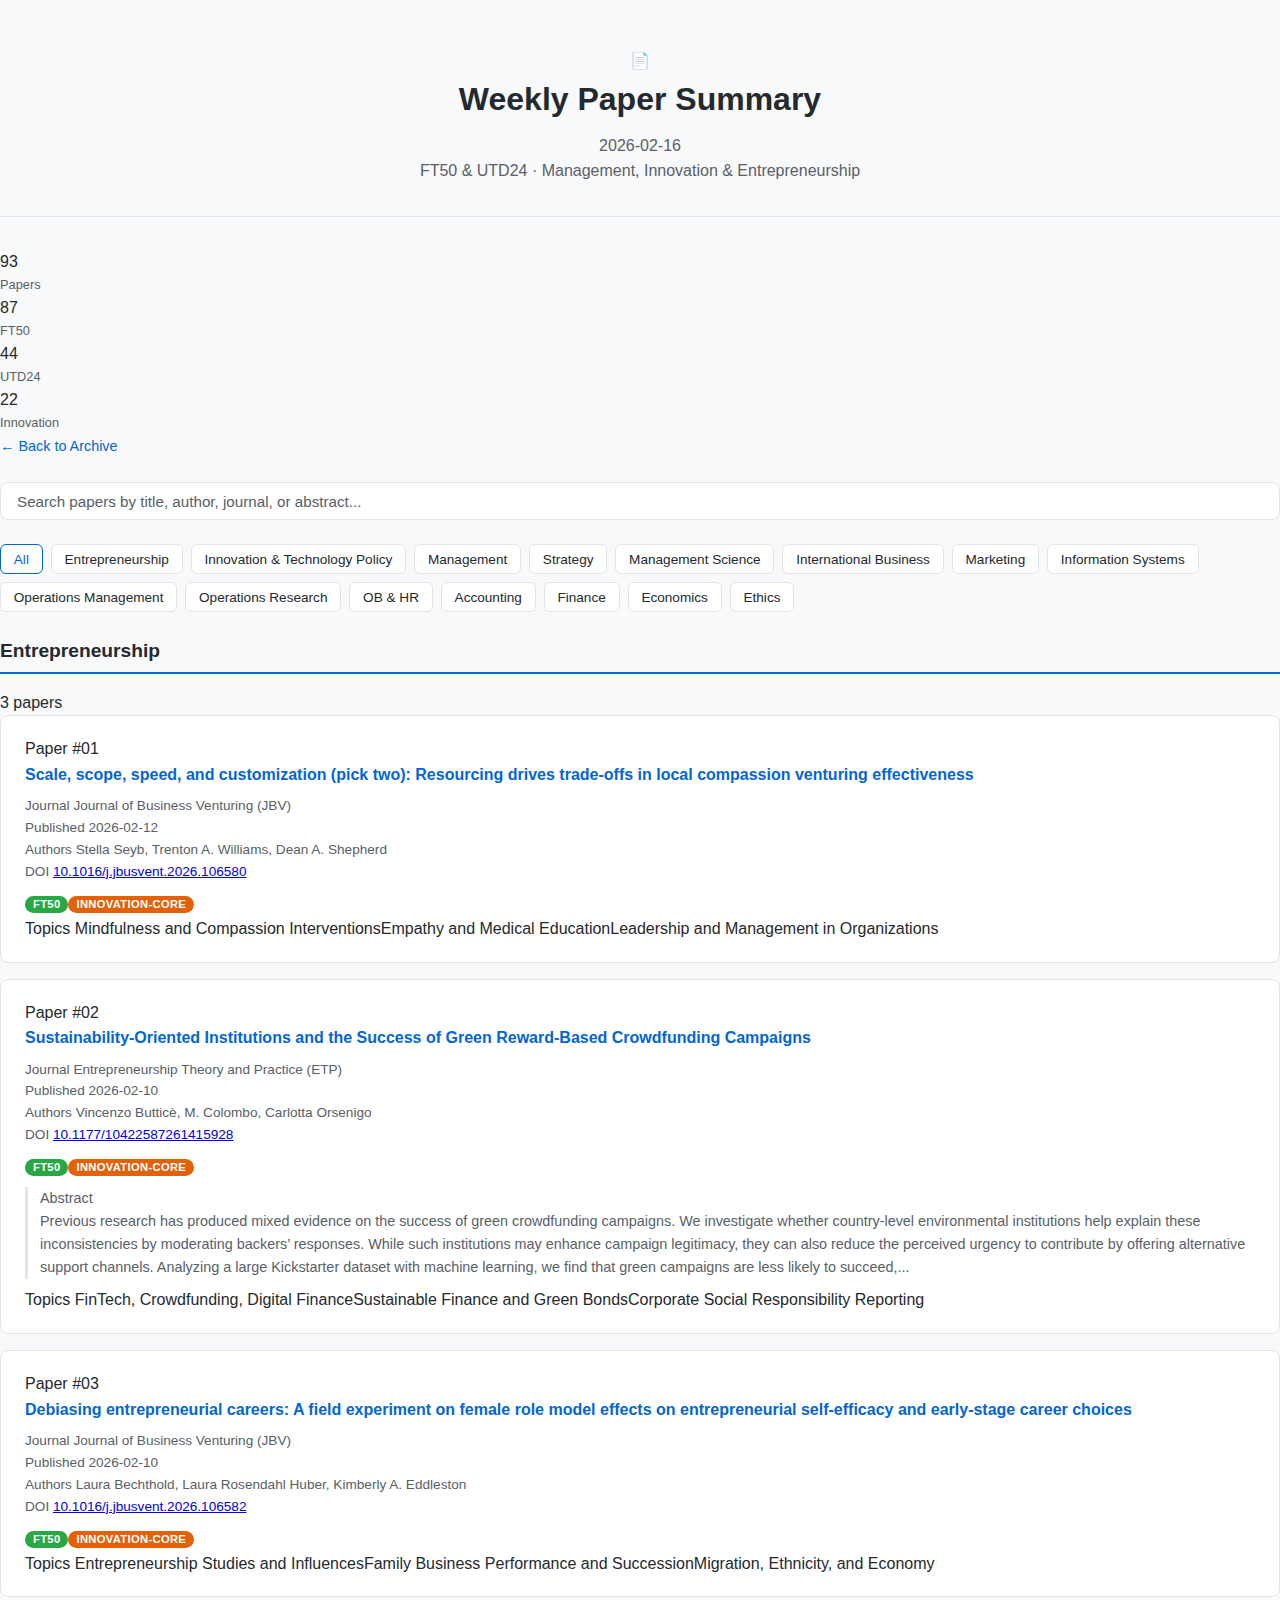
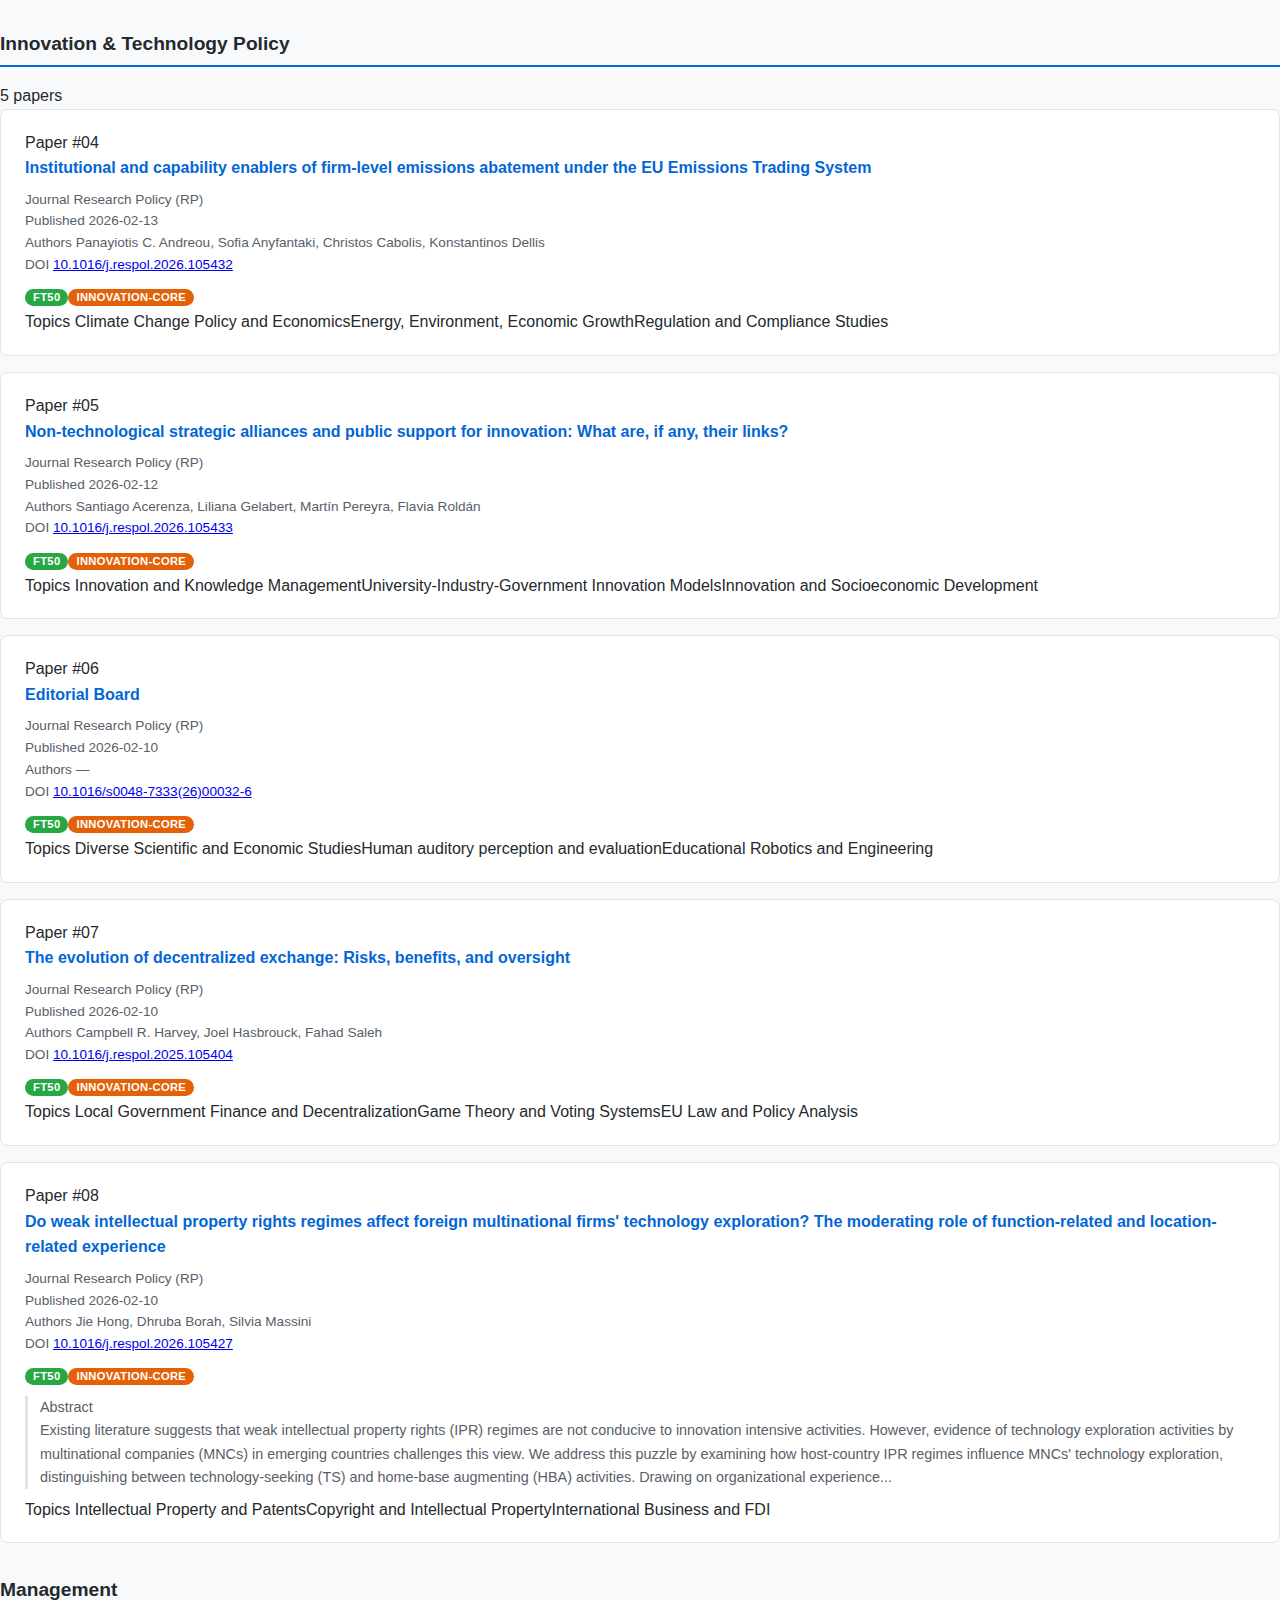
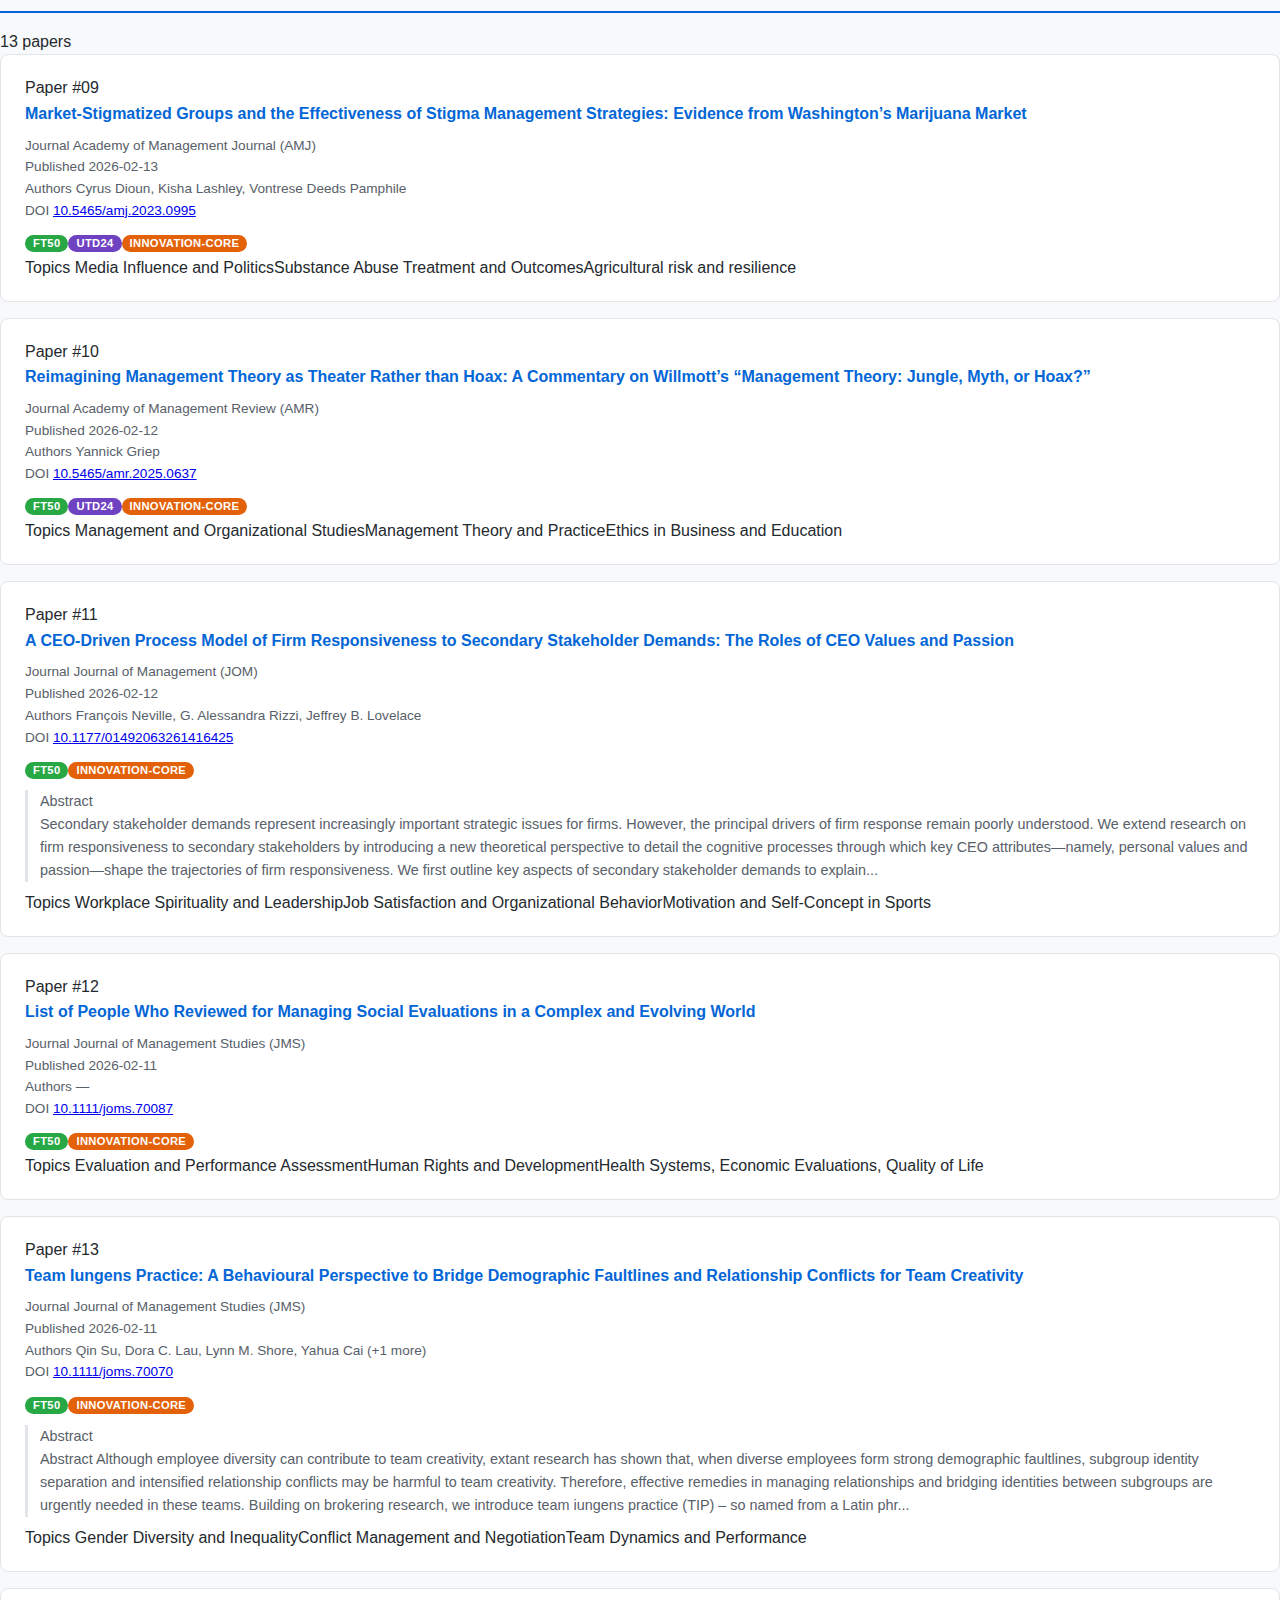
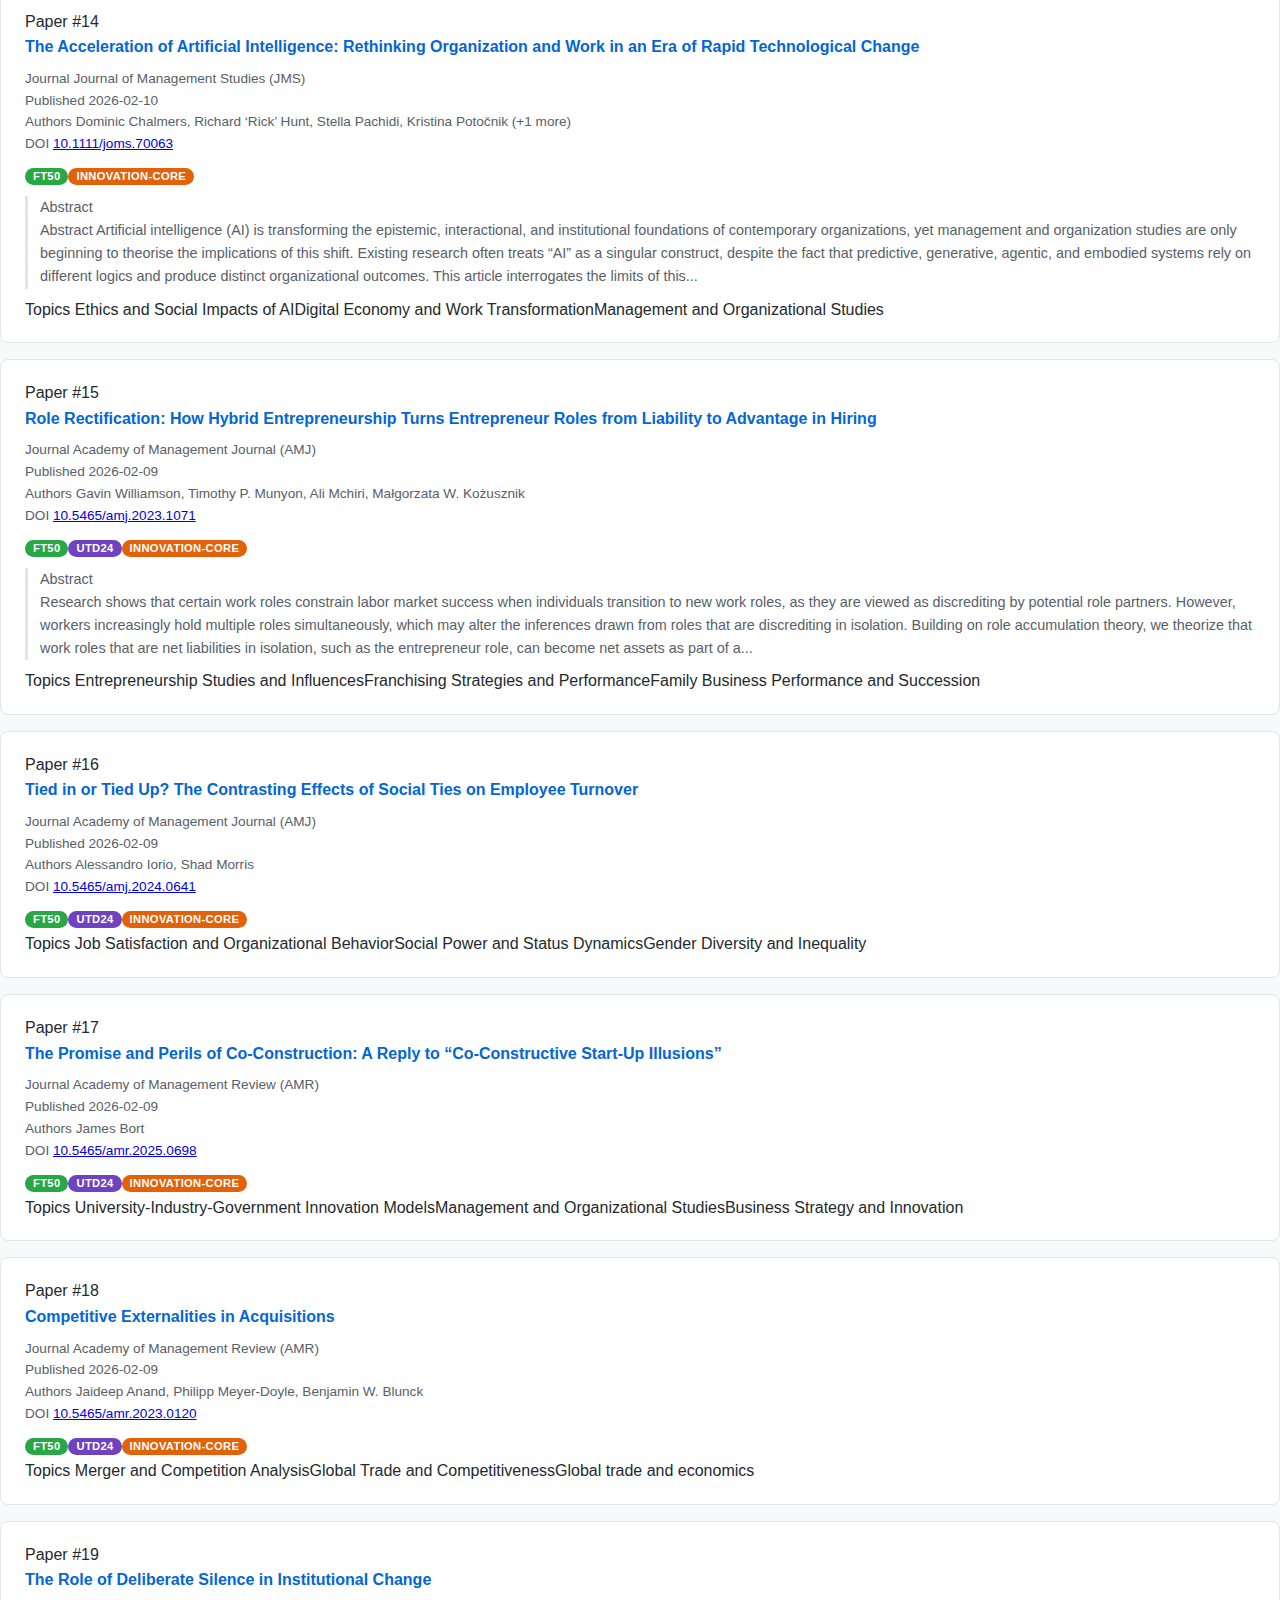
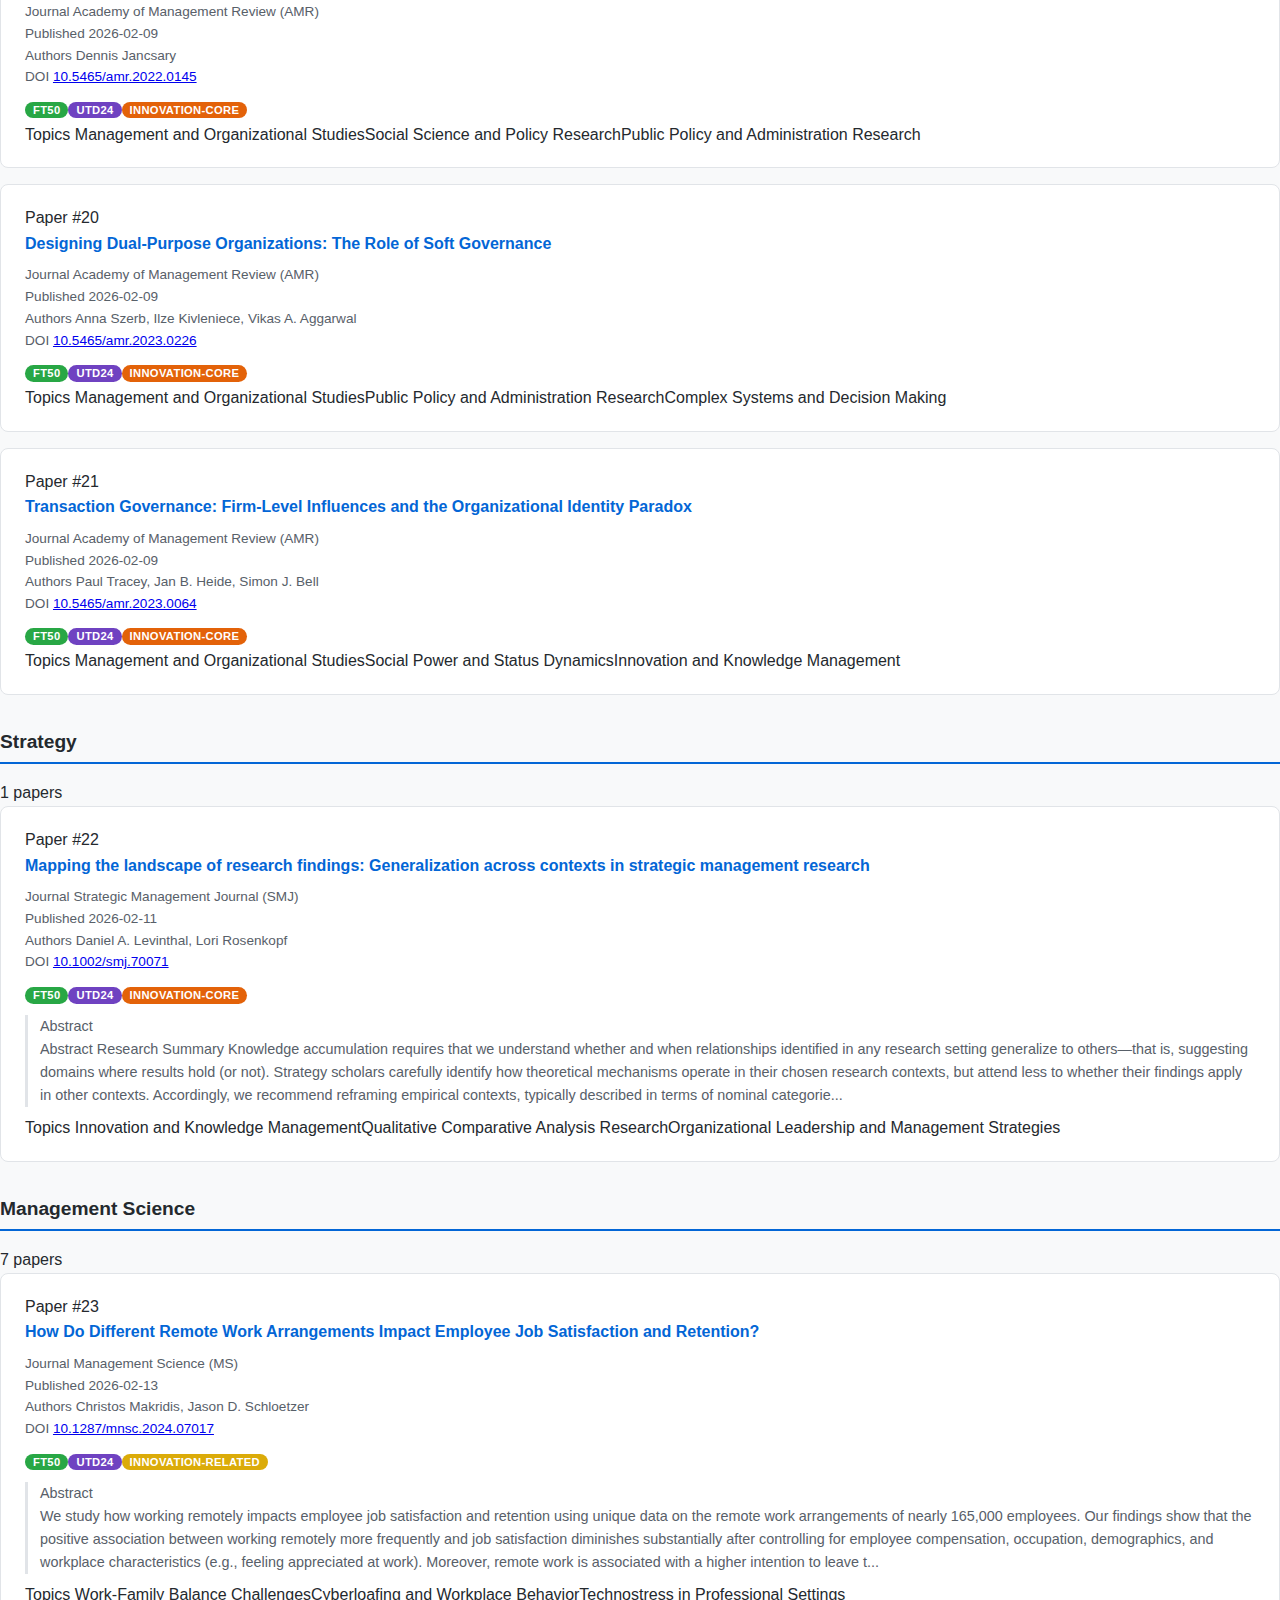
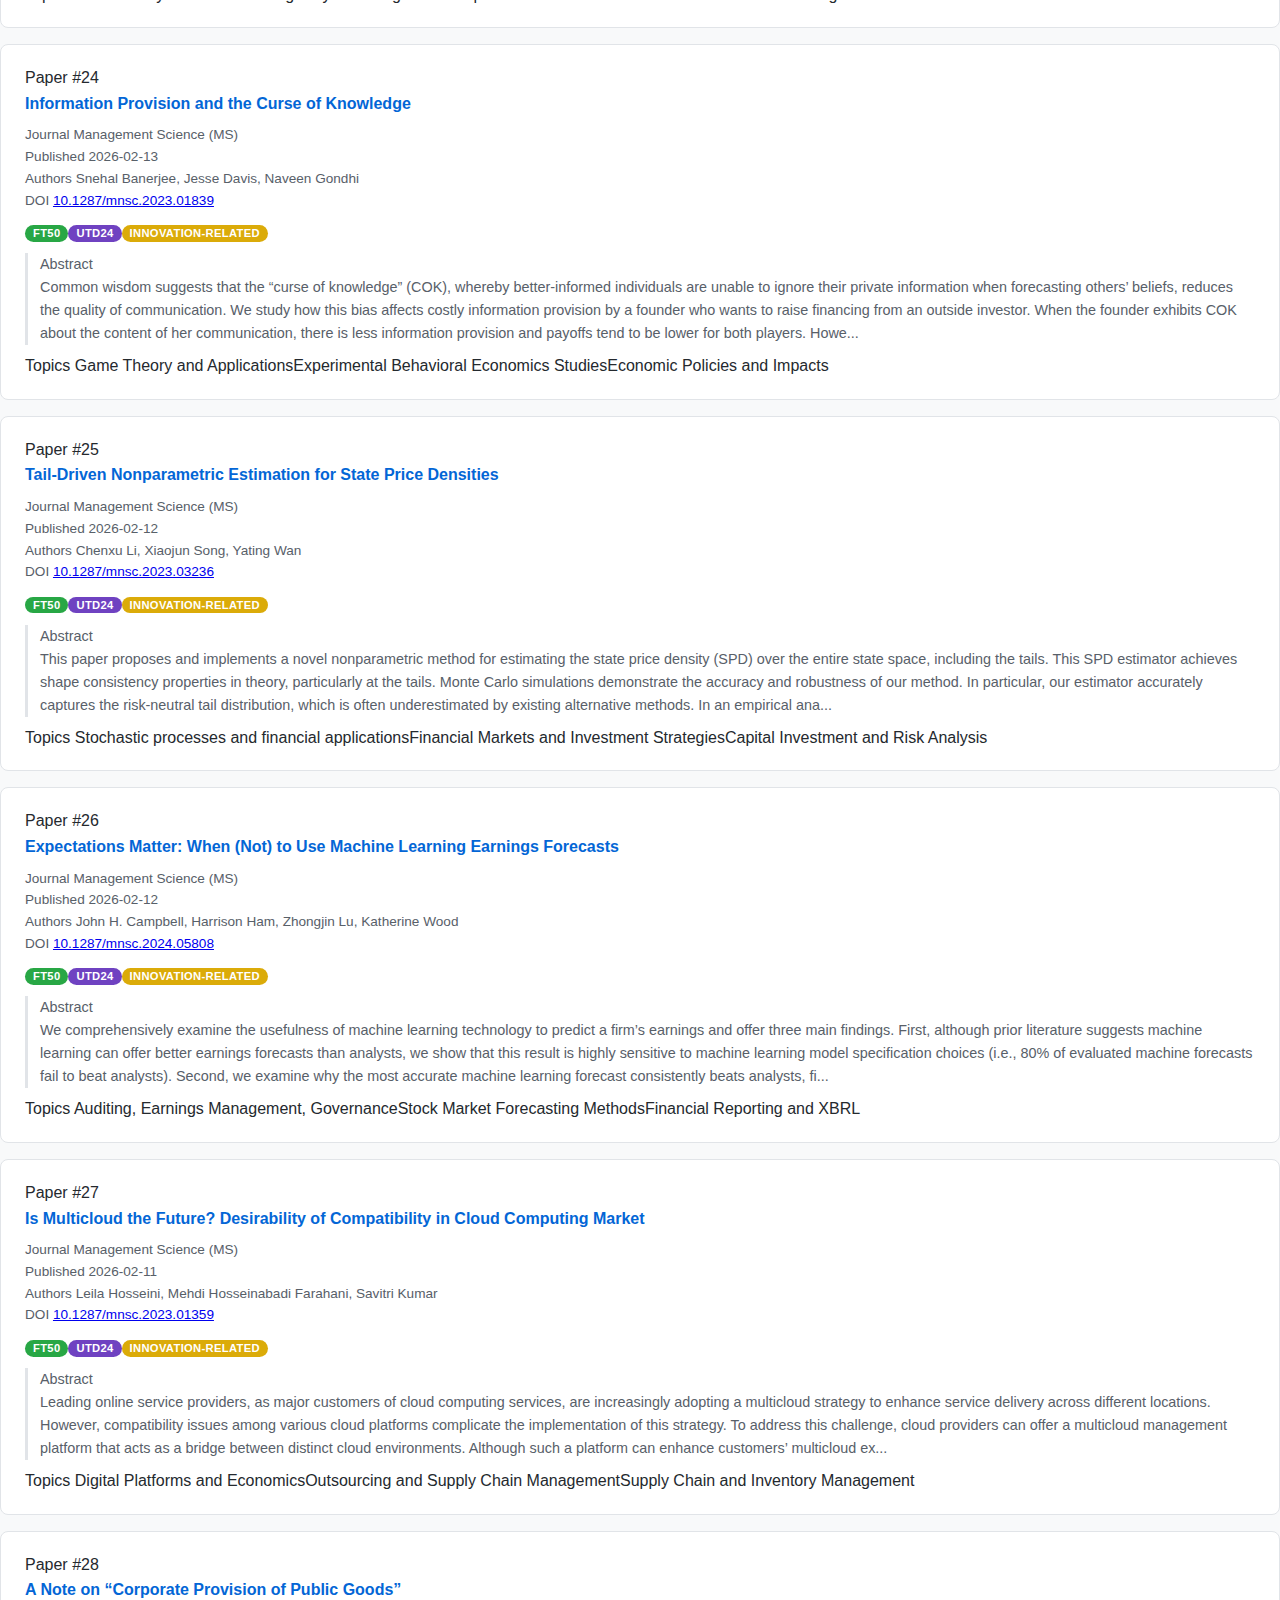
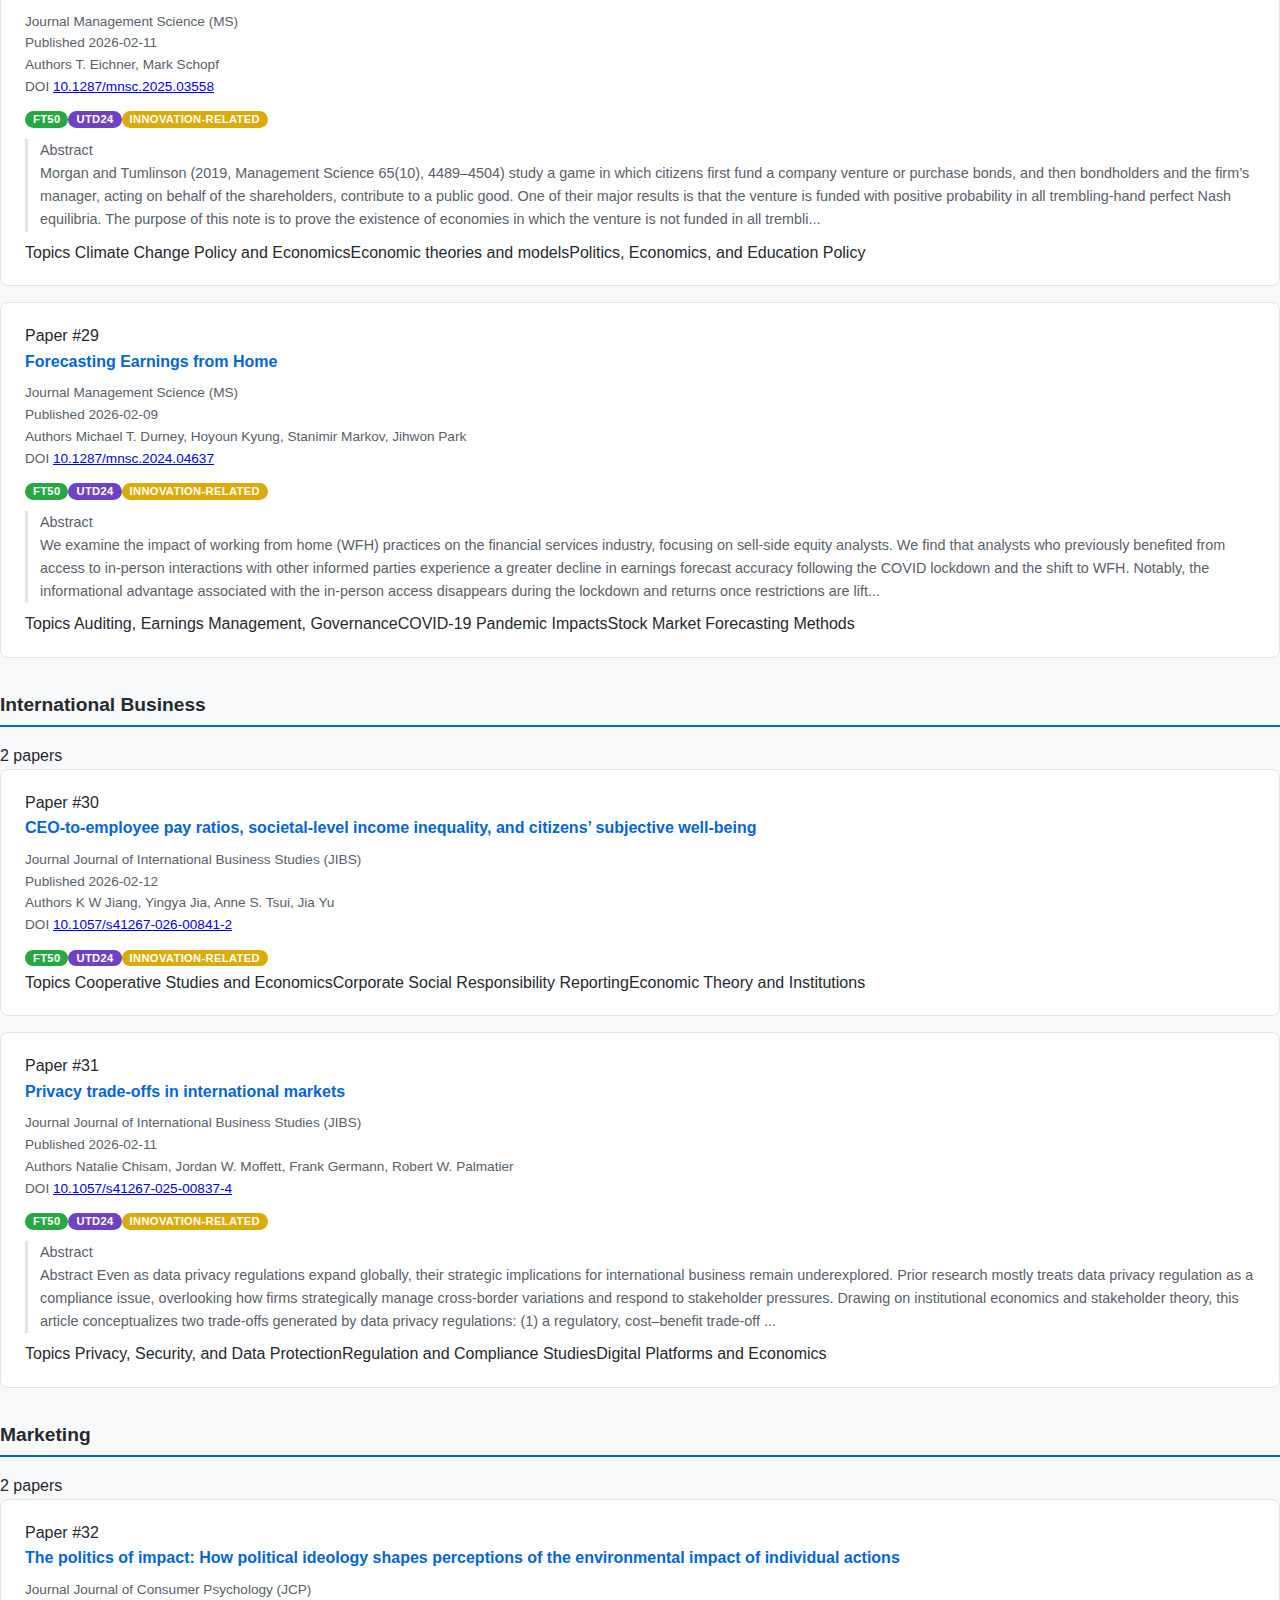
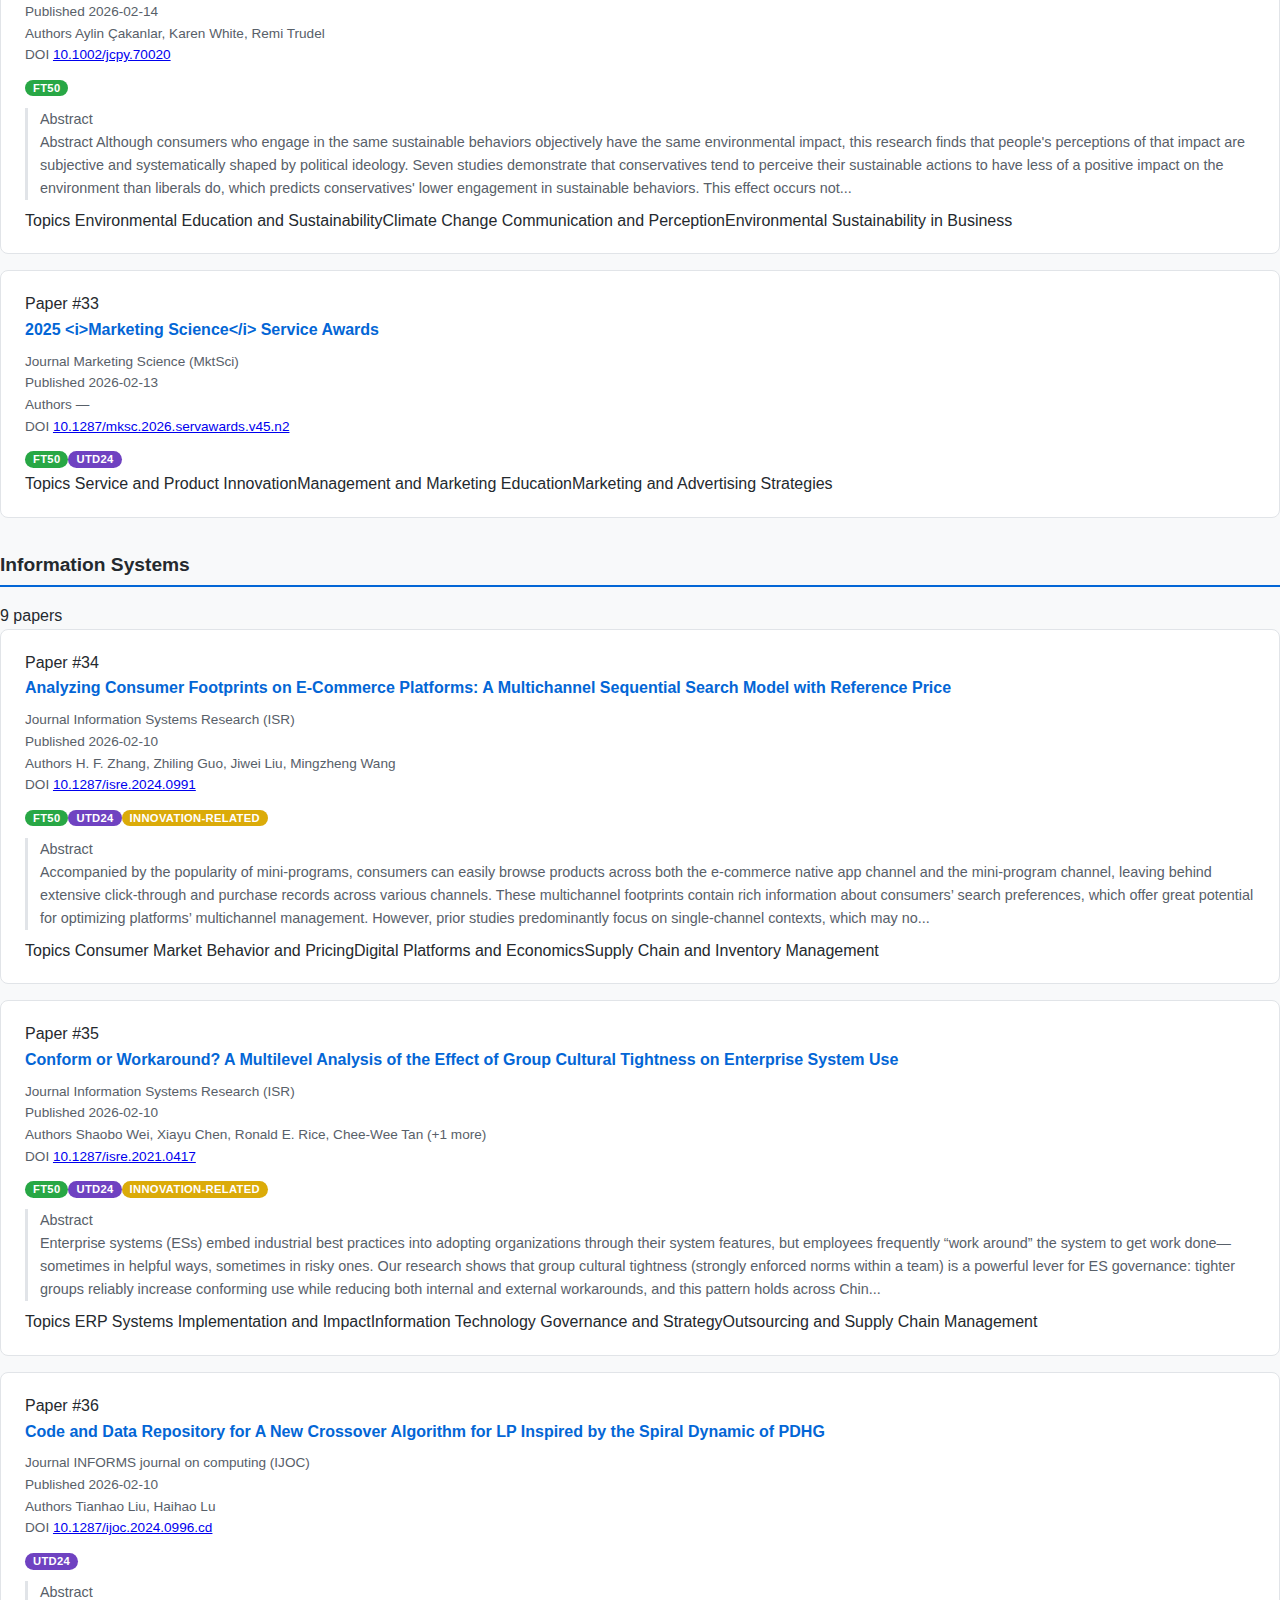
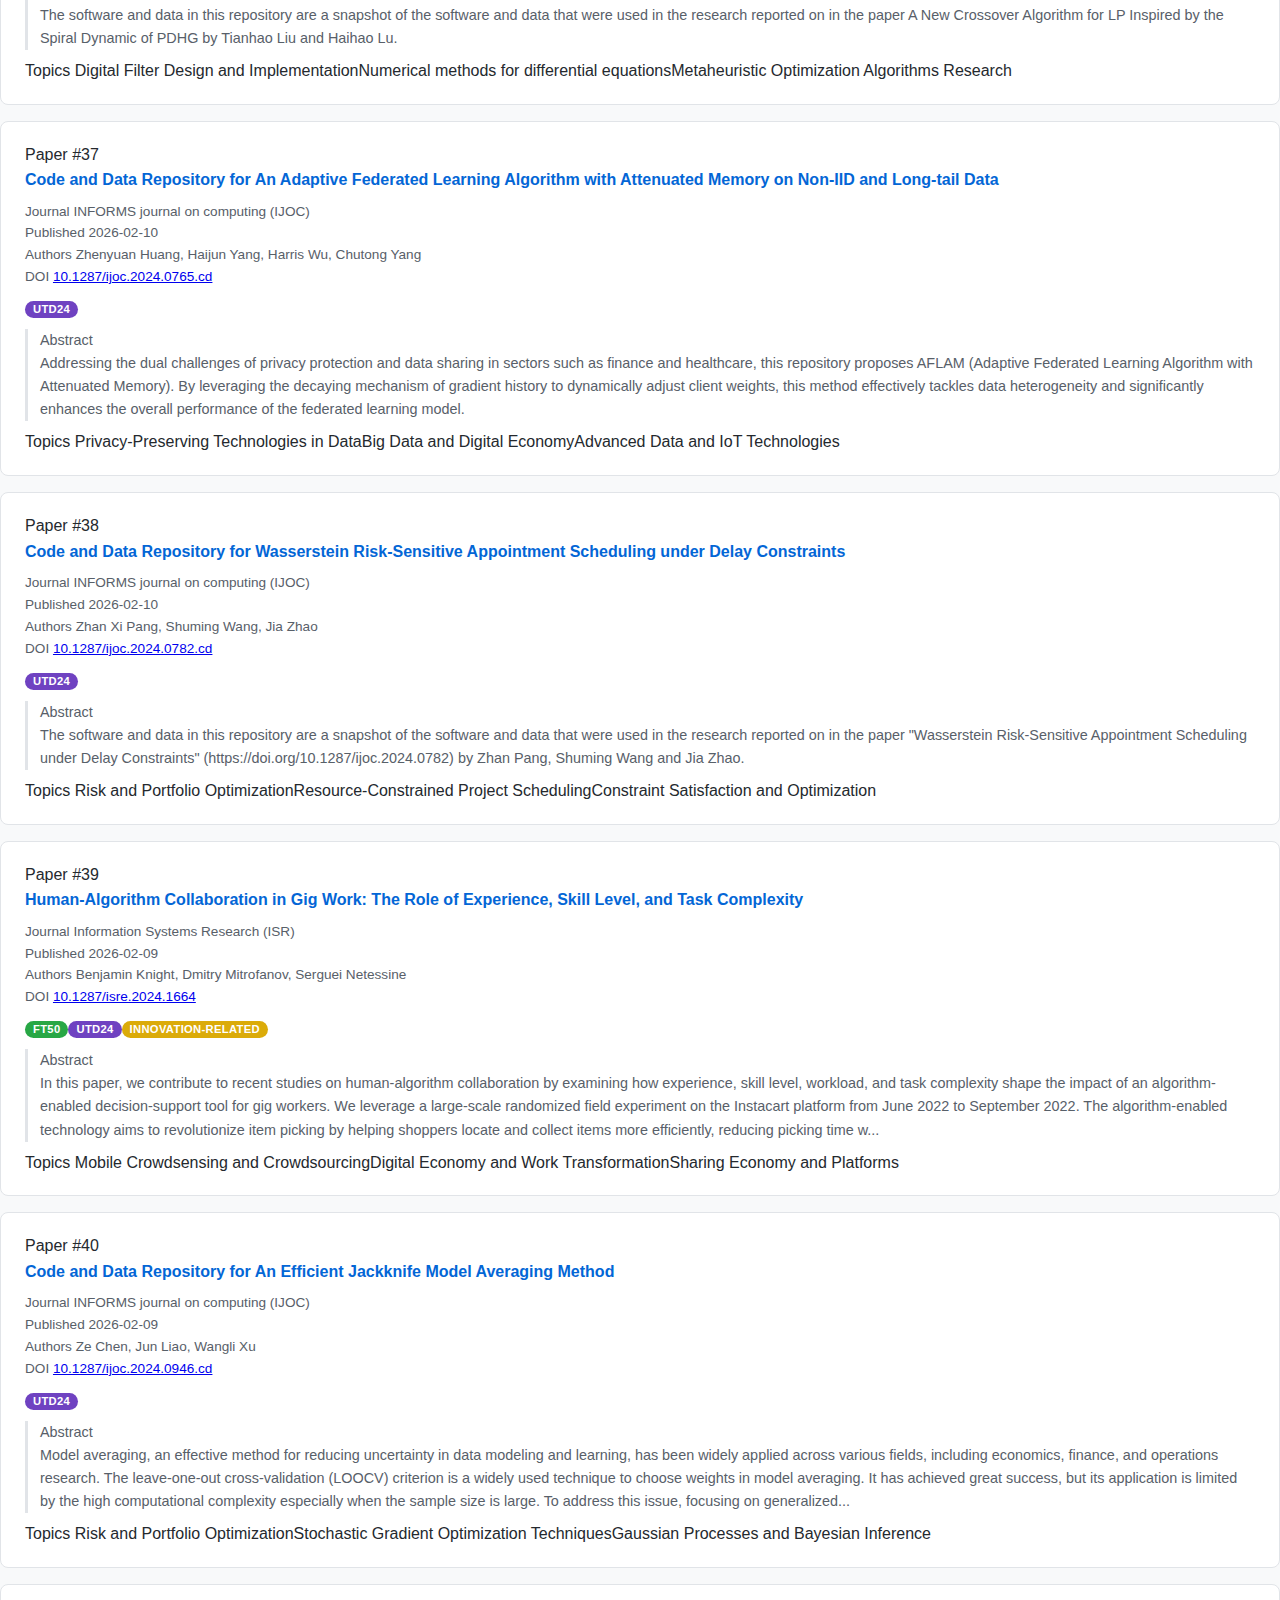
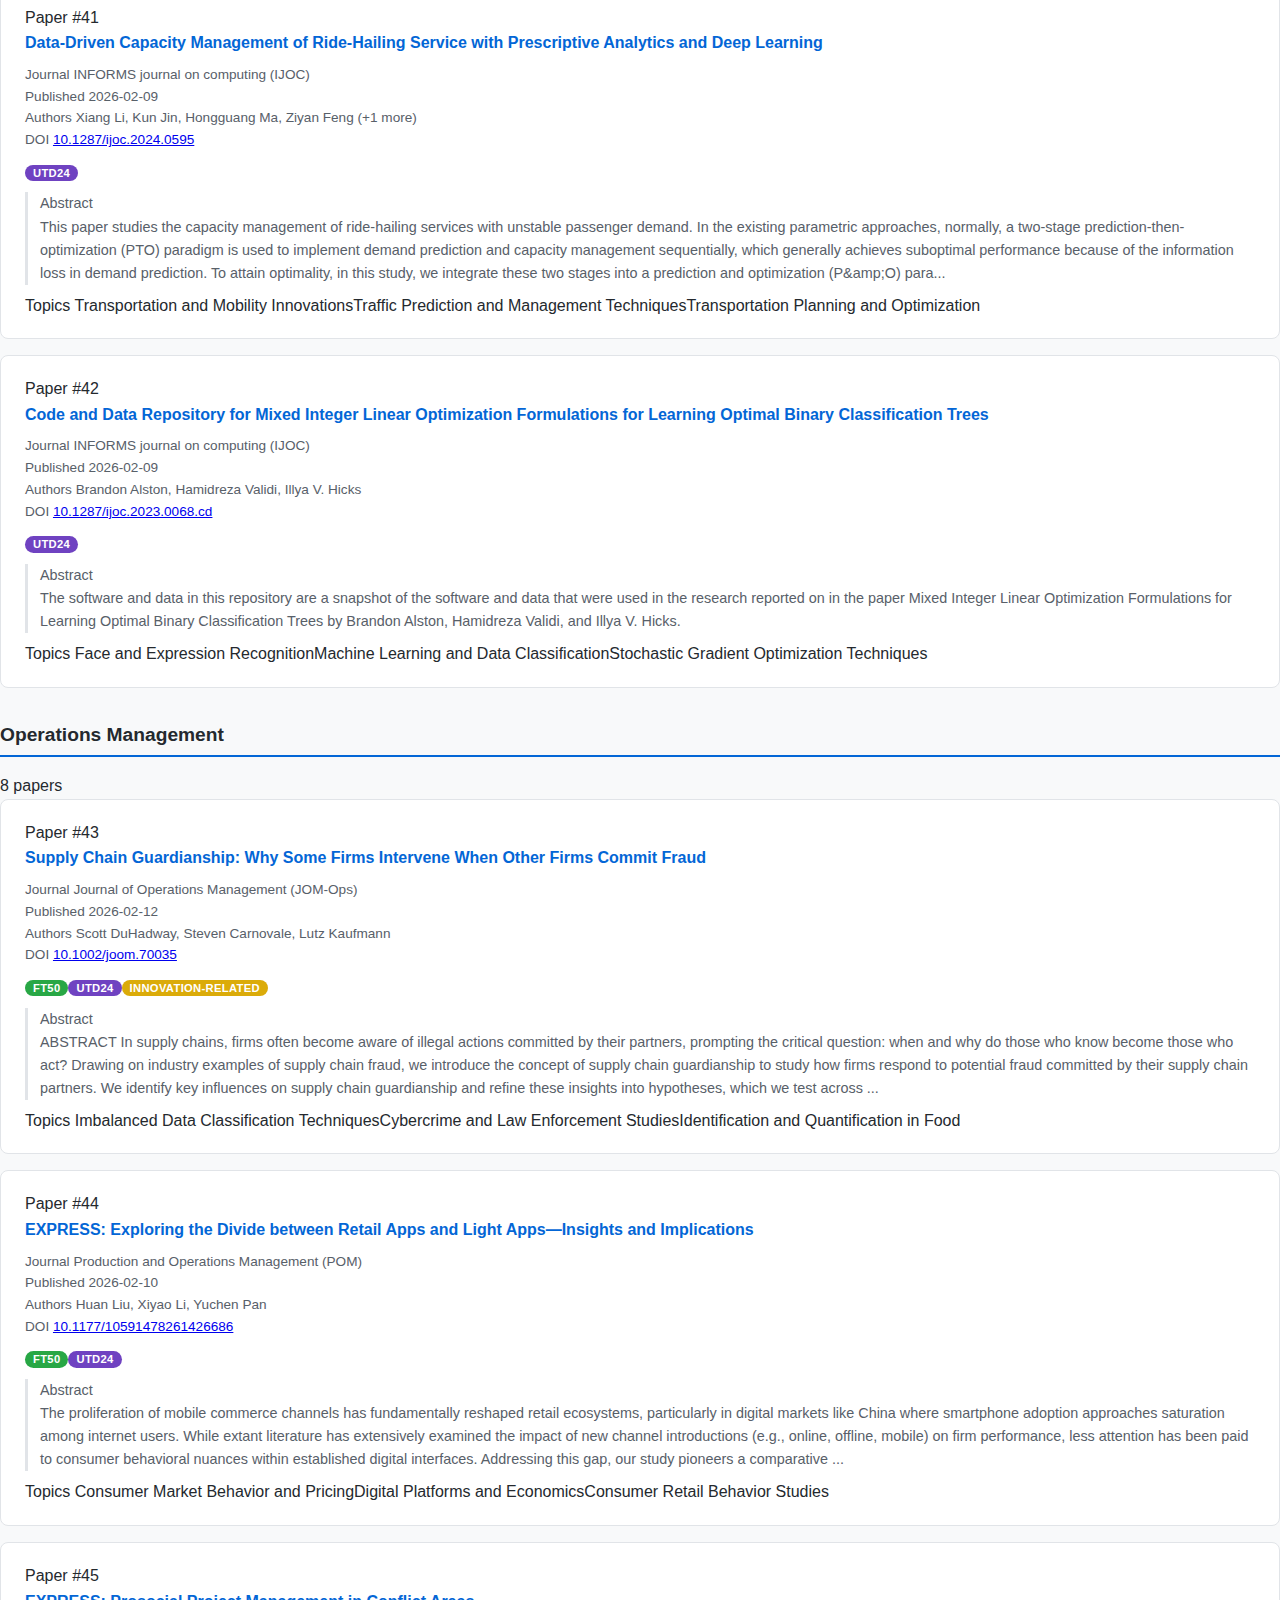
<file: docs/week/2026-02-16.html>
<!DOCTYPE html>
<html lang="en">
<head>
  <meta charset="UTF-8">
  <meta name="viewport" content="width=device-width, initial-scale=1.0">
  <title>Week of 2026-02-16 - AI Academia Bot</title>
  <link rel="stylesheet" href="../assets/style.css">
</head>
<body>
  <header class="header">
    <div class="header-content">
      <div class="header-icon">📄</div>
      <h1>Weekly Paper Summary</h1>
      <p class="header-date">2026-02-16</p>
      <p class="header-subtitle">FT50 & UTD24 · Management, Innovation & Entrepreneurship</p>
    </div>
  </header>

  <div class="stats-bar">
    <div class="stats-grid">
      <div class="stat-item">
        <div class="stat-number">93</div>
        <div class="stat-label">Papers</div>
      </div>
      <div class="stat-item">
        <div class="stat-number">87</div>
        <div class="stat-label">FT50</div>
      </div>
      <div class="stat-item">
        <div class="stat-number">44</div>
        <div class="stat-label">UTD24</div>
      </div>
      <div class="stat-item">
        <div class="stat-number">22</div>
        <div class="stat-label">Innovation</div>
      </div>
    </div>
  </div>

  <main class="main">
    <a href="../index.html" class="nav-back">← Back to Archive</a>

    <input type="text" class="search-box" placeholder="Search papers by title, author, journal, or abstract..." id="searchBox">

    <div class="filters">
      <button class="filter-btn active" data-filter="all">All</button><button class="filter-btn" data-filter="Entrepreneurship">Entrepreneurship</button><button class="filter-btn" data-filter="Innovation &amp; Technology Policy">Innovation &amp; Technology Policy</button><button class="filter-btn" data-filter="Management">Management</button><button class="filter-btn" data-filter="Strategy">Strategy</button><button class="filter-btn" data-filter="Management Science">Management Science</button><button class="filter-btn" data-filter="International Business">International Business</button><button class="filter-btn" data-filter="Marketing">Marketing</button><button class="filter-btn" data-filter="Information Systems">Information Systems</button><button class="filter-btn" data-filter="Operations Management">Operations Management</button><button class="filter-btn" data-filter="Operations Research">Operations Research</button><button class="filter-btn" data-filter="OB &amp; HR">OB &amp; HR</button><button class="filter-btn" data-filter="Accounting">Accounting</button><button class="filter-btn" data-filter="Finance">Finance</button><button class="filter-btn" data-filter="Economics">Economics</button><button class="filter-btn" data-filter="Ethics">Ethics</button>
    </div>

    <div id="paperList">
      
    <section class="category-section" data-category="Entrepreneurship">
      <div class="category-header">
        <span class="category-dot" style="background: var(--category-entre)"></span>
        <h2>Entrepreneurship</h2>
        <span class="category-count">3 papers</span>
      </div>
      
      <article class="paper-card">
        <div class="paper-title-bar">
          <div class="paper-index">Paper #01</div>
          <h3 class="paper-title"><a href="https://doi.org/10.1016/j.jbusvent.2026.106580" target="_blank" rel="noopener">Scale, scope, speed, and customization (pick two): Resourcing drives trade-offs in local compassion venturing effectiveness</a></h3>
        </div>
        <div class="paper-meta">
          <div class="meta-item">
            <span class="meta-label">Journal</span>
            <span class="meta-value journal">Journal of Business Venturing (JBV)</span>
          </div>
          <div class="meta-item">
            <span class="meta-label">Published</span>
            <span class="meta-value">2026-02-12</span>
          </div>
          <div class="meta-item">
            <span class="meta-label">Authors</span>
            <span class="meta-value">Stella Seyb, Trenton A. Williams, Dean A. Shepherd</span>
          </div>
          <div class="meta-item">
            <span class="meta-label">DOI</span>
            <span class="meta-value"><a href="https://doi.org/10.1016/j.jbusvent.2026.106580" target="_blank" rel="noopener">10.1016/j.jbusvent.2026.106580</a></span>
          </div>
        </div>
        
        <div class="paper-tags">
          <span class="tag tag-ft50">FT50</span><span class="tag tag-innovation">Innovation-Core</span>
        </div>
        
        
        <div class="paper-topics">
          <span class="topics-label">Topics</span>
          <span class="topic-chip">Mindfulness and Compassion Interventions</span><span class="topic-chip">Empathy and Medical Education</span><span class="topic-chip">Leadership and Management in Organizations</span>
        </div>
      </article>
      <article class="paper-card">
        <div class="paper-title-bar">
          <div class="paper-index">Paper #02</div>
          <h3 class="paper-title"><a href="https://doi.org/10.1177/10422587261415928" target="_blank" rel="noopener">Sustainability-Oriented Institutions and the Success of Green Reward-Based Crowdfunding Campaigns</a></h3>
        </div>
        <div class="paper-meta">
          <div class="meta-item">
            <span class="meta-label">Journal</span>
            <span class="meta-value journal">Entrepreneurship Theory and Practice (ETP)</span>
          </div>
          <div class="meta-item">
            <span class="meta-label">Published</span>
            <span class="meta-value">2026-02-10</span>
          </div>
          <div class="meta-item">
            <span class="meta-label">Authors</span>
            <span class="meta-value">Vincenzo Butticè, M. Colombo, Carlotta Orsenigo</span>
          </div>
          <div class="meta-item">
            <span class="meta-label">DOI</span>
            <span class="meta-value"><a href="https://doi.org/10.1177/10422587261415928" target="_blank" rel="noopener">10.1177/10422587261415928</a></span>
          </div>
        </div>
        
        <div class="paper-tags">
          <span class="tag tag-ft50">FT50</span><span class="tag tag-innovation">Innovation-Core</span>
        </div>
        
        <div class="paper-abstract">
          <div class="abstract-label">Abstract</div>
          <p class="abstract-text">Previous research has produced mixed evidence on the success of green crowdfunding campaigns. We investigate whether country-level environmental institutions help explain these inconsistencies by moderating backers’ responses. While such institutions may enhance campaign legitimacy, they can also reduce the perceived urgency to contribute by offering alternative support channels. Analyzing a large Kickstarter dataset with machine learning, we find that green campaigns are less likely to succeed,...</p>
        </div>
        
        <div class="paper-topics">
          <span class="topics-label">Topics</span>
          <span class="topic-chip">FinTech, Crowdfunding, Digital Finance</span><span class="topic-chip">Sustainable Finance and Green Bonds</span><span class="topic-chip">Corporate Social Responsibility Reporting</span>
        </div>
      </article>
      <article class="paper-card">
        <div class="paper-title-bar">
          <div class="paper-index">Paper #03</div>
          <h3 class="paper-title"><a href="https://doi.org/10.1016/j.jbusvent.2026.106582" target="_blank" rel="noopener">Debiasing entrepreneurial careers: A field experiment on female role model effects on entrepreneurial self-efficacy and early-stage career choices</a></h3>
        </div>
        <div class="paper-meta">
          <div class="meta-item">
            <span class="meta-label">Journal</span>
            <span class="meta-value journal">Journal of Business Venturing (JBV)</span>
          </div>
          <div class="meta-item">
            <span class="meta-label">Published</span>
            <span class="meta-value">2026-02-10</span>
          </div>
          <div class="meta-item">
            <span class="meta-label">Authors</span>
            <span class="meta-value">Laura Bechthold, Laura Rosendahl Huber, Kimberly A. Eddleston</span>
          </div>
          <div class="meta-item">
            <span class="meta-label">DOI</span>
            <span class="meta-value"><a href="https://doi.org/10.1016/j.jbusvent.2026.106582" target="_blank" rel="noopener">10.1016/j.jbusvent.2026.106582</a></span>
          </div>
        </div>
        
        <div class="paper-tags">
          <span class="tag tag-ft50">FT50</span><span class="tag tag-innovation">Innovation-Core</span>
        </div>
        
        
        <div class="paper-topics">
          <span class="topics-label">Topics</span>
          <span class="topic-chip">Entrepreneurship Studies and Influences</span><span class="topic-chip">Family Business Performance and Succession</span><span class="topic-chip">Migration, Ethnicity, and Economy</span>
        </div>
      </article>
    </section>
    <section class="category-section" data-category="Innovation &amp; Technology Policy">
      <div class="category-header">
        <span class="category-dot" style="background: var(--category-innov)"></span>
        <h2>Innovation &amp; Technology Policy</h2>
        <span class="category-count">5 papers</span>
      </div>
      
      <article class="paper-card">
        <div class="paper-title-bar">
          <div class="paper-index">Paper #04</div>
          <h3 class="paper-title"><a href="https://doi.org/10.1016/j.respol.2026.105432" target="_blank" rel="noopener">Institutional and capability enablers of firm-level emissions abatement under the EU Emissions Trading System</a></h3>
        </div>
        <div class="paper-meta">
          <div class="meta-item">
            <span class="meta-label">Journal</span>
            <span class="meta-value journal">Research Policy (RP)</span>
          </div>
          <div class="meta-item">
            <span class="meta-label">Published</span>
            <span class="meta-value">2026-02-13</span>
          </div>
          <div class="meta-item">
            <span class="meta-label">Authors</span>
            <span class="meta-value">Panayiotis C. Andreou, Sofia Anyfantaki, Christos Cabolis, Konstantinos Dellis</span>
          </div>
          <div class="meta-item">
            <span class="meta-label">DOI</span>
            <span class="meta-value"><a href="https://doi.org/10.1016/j.respol.2026.105432" target="_blank" rel="noopener">10.1016/j.respol.2026.105432</a></span>
          </div>
        </div>
        
        <div class="paper-tags">
          <span class="tag tag-ft50">FT50</span><span class="tag tag-innovation">Innovation-Core</span>
        </div>
        
        
        <div class="paper-topics">
          <span class="topics-label">Topics</span>
          <span class="topic-chip">Climate Change Policy and Economics</span><span class="topic-chip">Energy, Environment, Economic Growth</span><span class="topic-chip">Regulation and Compliance Studies</span>
        </div>
      </article>
      <article class="paper-card">
        <div class="paper-title-bar">
          <div class="paper-index">Paper #05</div>
          <h3 class="paper-title"><a href="https://doi.org/10.1016/j.respol.2026.105433" target="_blank" rel="noopener">Non-technological strategic alliances and public support for innovation: What are, if any, their links?</a></h3>
        </div>
        <div class="paper-meta">
          <div class="meta-item">
            <span class="meta-label">Journal</span>
            <span class="meta-value journal">Research Policy (RP)</span>
          </div>
          <div class="meta-item">
            <span class="meta-label">Published</span>
            <span class="meta-value">2026-02-12</span>
          </div>
          <div class="meta-item">
            <span class="meta-label">Authors</span>
            <span class="meta-value">Santiago Acerenza, Liliana Gelabert, Martín Pereyra, Flavia Roldán</span>
          </div>
          <div class="meta-item">
            <span class="meta-label">DOI</span>
            <span class="meta-value"><a href="https://doi.org/10.1016/j.respol.2026.105433" target="_blank" rel="noopener">10.1016/j.respol.2026.105433</a></span>
          </div>
        </div>
        
        <div class="paper-tags">
          <span class="tag tag-ft50">FT50</span><span class="tag tag-innovation">Innovation-Core</span>
        </div>
        
        
        <div class="paper-topics">
          <span class="topics-label">Topics</span>
          <span class="topic-chip">Innovation and Knowledge Management</span><span class="topic-chip">University-Industry-Government Innovation Models</span><span class="topic-chip">Innovation and Socioeconomic Development</span>
        </div>
      </article>
      <article class="paper-card">
        <div class="paper-title-bar">
          <div class="paper-index">Paper #06</div>
          <h3 class="paper-title"><a href="https://doi.org/10.1016/s0048-7333(26)00032-6" target="_blank" rel="noopener">Editorial Board</a></h3>
        </div>
        <div class="paper-meta">
          <div class="meta-item">
            <span class="meta-label">Journal</span>
            <span class="meta-value journal">Research Policy (RP)</span>
          </div>
          <div class="meta-item">
            <span class="meta-label">Published</span>
            <span class="meta-value">2026-02-10</span>
          </div>
          <div class="meta-item">
            <span class="meta-label">Authors</span>
            <span class="meta-value">—</span>
          </div>
          <div class="meta-item">
            <span class="meta-label">DOI</span>
            <span class="meta-value"><a href="https://doi.org/10.1016/s0048-7333(26)00032-6" target="_blank" rel="noopener">10.1016/s0048-7333(26)00032-6</a></span>
          </div>
        </div>
        
        <div class="paper-tags">
          <span class="tag tag-ft50">FT50</span><span class="tag tag-innovation">Innovation-Core</span>
        </div>
        
        
        <div class="paper-topics">
          <span class="topics-label">Topics</span>
          <span class="topic-chip">Diverse Scientific and Economic Studies</span><span class="topic-chip">Human auditory perception and evaluation</span><span class="topic-chip">Educational Robotics and Engineering</span>
        </div>
      </article>
      <article class="paper-card">
        <div class="paper-title-bar">
          <div class="paper-index">Paper #07</div>
          <h3 class="paper-title"><a href="https://doi.org/10.1016/j.respol.2025.105404" target="_blank" rel="noopener">The evolution of decentralized exchange: Risks, benefits, and oversight</a></h3>
        </div>
        <div class="paper-meta">
          <div class="meta-item">
            <span class="meta-label">Journal</span>
            <span class="meta-value journal">Research Policy (RP)</span>
          </div>
          <div class="meta-item">
            <span class="meta-label">Published</span>
            <span class="meta-value">2026-02-10</span>
          </div>
          <div class="meta-item">
            <span class="meta-label">Authors</span>
            <span class="meta-value">Campbell R. Harvey, Joel Hasbrouck, Fahad Saleh</span>
          </div>
          <div class="meta-item">
            <span class="meta-label">DOI</span>
            <span class="meta-value"><a href="https://doi.org/10.1016/j.respol.2025.105404" target="_blank" rel="noopener">10.1016/j.respol.2025.105404</a></span>
          </div>
        </div>
        
        <div class="paper-tags">
          <span class="tag tag-ft50">FT50</span><span class="tag tag-innovation">Innovation-Core</span>
        </div>
        
        
        <div class="paper-topics">
          <span class="topics-label">Topics</span>
          <span class="topic-chip">Local Government Finance and Decentralization</span><span class="topic-chip">Game Theory and Voting Systems</span><span class="topic-chip">EU Law and Policy Analysis</span>
        </div>
      </article>
      <article class="paper-card">
        <div class="paper-title-bar">
          <div class="paper-index">Paper #08</div>
          <h3 class="paper-title"><a href="https://doi.org/10.1016/j.respol.2026.105427" target="_blank" rel="noopener">Do weak intellectual property rights regimes affect foreign multinational firms&#x27; technology exploration? The moderating role of function-related and location-related experience</a></h3>
        </div>
        <div class="paper-meta">
          <div class="meta-item">
            <span class="meta-label">Journal</span>
            <span class="meta-value journal">Research Policy (RP)</span>
          </div>
          <div class="meta-item">
            <span class="meta-label">Published</span>
            <span class="meta-value">2026-02-10</span>
          </div>
          <div class="meta-item">
            <span class="meta-label">Authors</span>
            <span class="meta-value">Jie Hong, Dhruba Borah, Silvia Massini</span>
          </div>
          <div class="meta-item">
            <span class="meta-label">DOI</span>
            <span class="meta-value"><a href="https://doi.org/10.1016/j.respol.2026.105427" target="_blank" rel="noopener">10.1016/j.respol.2026.105427</a></span>
          </div>
        </div>
        
        <div class="paper-tags">
          <span class="tag tag-ft50">FT50</span><span class="tag tag-innovation">Innovation-Core</span>
        </div>
        
        <div class="paper-abstract">
          <div class="abstract-label">Abstract</div>
          <p class="abstract-text">Existing literature suggests that weak intellectual property rights (IPR) regimes are not conducive to innovation intensive activities. However, evidence of technology exploration activities by multinational companies (MNCs) in emerging countries challenges this view. We address this puzzle by examining how host-country IPR regimes influence MNCs&#x27; technology exploration, distinguishing between technology-seeking (TS) and home-base augmenting (HBA) activities. Drawing on organizational experience...</p>
        </div>
        
        <div class="paper-topics">
          <span class="topics-label">Topics</span>
          <span class="topic-chip">Intellectual Property and Patents</span><span class="topic-chip">Copyright and Intellectual Property</span><span class="topic-chip">International Business and FDI</span>
        </div>
      </article>
    </section>
    <section class="category-section" data-category="Management">
      <div class="category-header">
        <span class="category-dot" style="background: var(--category-mgmt)"></span>
        <h2>Management</h2>
        <span class="category-count">13 papers</span>
      </div>
      
      <article class="paper-card">
        <div class="paper-title-bar">
          <div class="paper-index">Paper #09</div>
          <h3 class="paper-title"><a href="https://doi.org/10.5465/amj.2023.0995" target="_blank" rel="noopener">Market-Stigmatized Groups and the Effectiveness of Stigma Management Strategies: Evidence from Washington’s Marijuana Market</a></h3>
        </div>
        <div class="paper-meta">
          <div class="meta-item">
            <span class="meta-label">Journal</span>
            <span class="meta-value journal">Academy of Management Journal (AMJ)</span>
          </div>
          <div class="meta-item">
            <span class="meta-label">Published</span>
            <span class="meta-value">2026-02-13</span>
          </div>
          <div class="meta-item">
            <span class="meta-label">Authors</span>
            <span class="meta-value">Cyrus Dioun, Kisha Lashley, Vontrese Deeds Pamphile</span>
          </div>
          <div class="meta-item">
            <span class="meta-label">DOI</span>
            <span class="meta-value"><a href="https://doi.org/10.5465/amj.2023.0995" target="_blank" rel="noopener">10.5465/amj.2023.0995</a></span>
          </div>
        </div>
        
        <div class="paper-tags">
          <span class="tag tag-ft50">FT50</span><span class="tag tag-utd24">UTD24</span><span class="tag tag-innovation">Innovation-Core</span>
        </div>
        
        
        <div class="paper-topics">
          <span class="topics-label">Topics</span>
          <span class="topic-chip">Media Influence and Politics</span><span class="topic-chip">Substance Abuse Treatment and Outcomes</span><span class="topic-chip">Agricultural risk and resilience</span>
        </div>
      </article>
      <article class="paper-card">
        <div class="paper-title-bar">
          <div class="paper-index">Paper #10</div>
          <h3 class="paper-title"><a href="https://doi.org/10.5465/amr.2025.0637" target="_blank" rel="noopener">Reimagining Management Theory as Theater Rather than Hoax: A Commentary on Willmott’s “Management Theory: Jungle, Myth, or Hoax?”</a></h3>
        </div>
        <div class="paper-meta">
          <div class="meta-item">
            <span class="meta-label">Journal</span>
            <span class="meta-value journal">Academy of Management Review (AMR)</span>
          </div>
          <div class="meta-item">
            <span class="meta-label">Published</span>
            <span class="meta-value">2026-02-12</span>
          </div>
          <div class="meta-item">
            <span class="meta-label">Authors</span>
            <span class="meta-value">Yannick Griep</span>
          </div>
          <div class="meta-item">
            <span class="meta-label">DOI</span>
            <span class="meta-value"><a href="https://doi.org/10.5465/amr.2025.0637" target="_blank" rel="noopener">10.5465/amr.2025.0637</a></span>
          </div>
        </div>
        
        <div class="paper-tags">
          <span class="tag tag-ft50">FT50</span><span class="tag tag-utd24">UTD24</span><span class="tag tag-innovation">Innovation-Core</span>
        </div>
        
        
        <div class="paper-topics">
          <span class="topics-label">Topics</span>
          <span class="topic-chip">Management and Organizational Studies</span><span class="topic-chip">Management Theory and Practice</span><span class="topic-chip">Ethics in Business and Education</span>
        </div>
      </article>
      <article class="paper-card">
        <div class="paper-title-bar">
          <div class="paper-index">Paper #11</div>
          <h3 class="paper-title"><a href="https://doi.org/10.1177/01492063261416425" target="_blank" rel="noopener">A CEO-Driven Process Model of Firm Responsiveness to Secondary Stakeholder Demands: The Roles of CEO Values and Passion</a></h3>
        </div>
        <div class="paper-meta">
          <div class="meta-item">
            <span class="meta-label">Journal</span>
            <span class="meta-value journal">Journal of Management (JOM)</span>
          </div>
          <div class="meta-item">
            <span class="meta-label">Published</span>
            <span class="meta-value">2026-02-12</span>
          </div>
          <div class="meta-item">
            <span class="meta-label">Authors</span>
            <span class="meta-value">François Neville, G. Alessandra Rizzi, Jeffrey B. Lovelace</span>
          </div>
          <div class="meta-item">
            <span class="meta-label">DOI</span>
            <span class="meta-value"><a href="https://doi.org/10.1177/01492063261416425" target="_blank" rel="noopener">10.1177/01492063261416425</a></span>
          </div>
        </div>
        
        <div class="paper-tags">
          <span class="tag tag-ft50">FT50</span><span class="tag tag-innovation">Innovation-Core</span>
        </div>
        
        <div class="paper-abstract">
          <div class="abstract-label">Abstract</div>
          <p class="abstract-text">Secondary stakeholder demands represent increasingly important strategic issues for firms. However, the principal drivers of firm response remain poorly understood. We extend research on firm responsiveness to secondary stakeholders by introducing a new theoretical perspective to detail the cognitive processes through which key CEO attributes—namely, personal values and passion—shape the trajectories of firm responsiveness. We first outline key aspects of secondary stakeholder demands to explain...</p>
        </div>
        
        <div class="paper-topics">
          <span class="topics-label">Topics</span>
          <span class="topic-chip">Workplace Spirituality and Leadership</span><span class="topic-chip">Job Satisfaction and Organizational Behavior</span><span class="topic-chip">Motivation and Self-Concept in Sports</span>
        </div>
      </article>
      <article class="paper-card">
        <div class="paper-title-bar">
          <div class="paper-index">Paper #12</div>
          <h3 class="paper-title"><a href="https://doi.org/10.1111/joms.70087" target="_blank" rel="noopener">List of People Who Reviewed for Managing Social Evaluations in a Complex and Evolving World</a></h3>
        </div>
        <div class="paper-meta">
          <div class="meta-item">
            <span class="meta-label">Journal</span>
            <span class="meta-value journal">Journal of Management Studies (JMS)</span>
          </div>
          <div class="meta-item">
            <span class="meta-label">Published</span>
            <span class="meta-value">2026-02-11</span>
          </div>
          <div class="meta-item">
            <span class="meta-label">Authors</span>
            <span class="meta-value">—</span>
          </div>
          <div class="meta-item">
            <span class="meta-label">DOI</span>
            <span class="meta-value"><a href="https://doi.org/10.1111/joms.70087" target="_blank" rel="noopener">10.1111/joms.70087</a></span>
          </div>
        </div>
        
        <div class="paper-tags">
          <span class="tag tag-ft50">FT50</span><span class="tag tag-innovation">Innovation-Core</span>
        </div>
        
        
        <div class="paper-topics">
          <span class="topics-label">Topics</span>
          <span class="topic-chip">Evaluation and Performance Assessment</span><span class="topic-chip">Human Rights and Development</span><span class="topic-chip">Health Systems, Economic Evaluations, Quality of Life</span>
        </div>
      </article>
      <article class="paper-card">
        <div class="paper-title-bar">
          <div class="paper-index">Paper #13</div>
          <h3 class="paper-title"><a href="https://doi.org/10.1111/joms.70070" target="_blank" rel="noopener">Team Iungens Practice: A Behavioural Perspective to Bridge Demographic Faultlines and Relationship Conflicts for Team Creativity</a></h3>
        </div>
        <div class="paper-meta">
          <div class="meta-item">
            <span class="meta-label">Journal</span>
            <span class="meta-value journal">Journal of Management Studies (JMS)</span>
          </div>
          <div class="meta-item">
            <span class="meta-label">Published</span>
            <span class="meta-value">2026-02-11</span>
          </div>
          <div class="meta-item">
            <span class="meta-label">Authors</span>
            <span class="meta-value">Qin Su, Dora C. Lau, Lynn M. Shore, Yahua Cai (+1 more)</span>
          </div>
          <div class="meta-item">
            <span class="meta-label">DOI</span>
            <span class="meta-value"><a href="https://doi.org/10.1111/joms.70070" target="_blank" rel="noopener">10.1111/joms.70070</a></span>
          </div>
        </div>
        
        <div class="paper-tags">
          <span class="tag tag-ft50">FT50</span><span class="tag tag-innovation">Innovation-Core</span>
        </div>
        
        <div class="paper-abstract">
          <div class="abstract-label">Abstract</div>
          <p class="abstract-text">Abstract Although employee diversity can contribute to team creativity, extant research has shown that, when diverse employees form strong demographic faultlines, subgroup identity separation and intensified relationship conflicts may be harmful to team creativity. Therefore, effective remedies in managing relationships and bridging identities between subgroups are urgently needed in these teams. Building on brokering research, we introduce team iungens practice (TIP) – so named from a Latin phr...</p>
        </div>
        
        <div class="paper-topics">
          <span class="topics-label">Topics</span>
          <span class="topic-chip">Gender Diversity and Inequality</span><span class="topic-chip">Conflict Management and Negotiation</span><span class="topic-chip">Team Dynamics and Performance</span>
        </div>
      </article>
      <article class="paper-card">
        <div class="paper-title-bar">
          <div class="paper-index">Paper #14</div>
          <h3 class="paper-title"><a href="https://doi.org/10.1111/joms.70063" target="_blank" rel="noopener">The Acceleration of Artificial Intelligence: Rethinking Organization and Work in an Era of Rapid Technological Change</a></h3>
        </div>
        <div class="paper-meta">
          <div class="meta-item">
            <span class="meta-label">Journal</span>
            <span class="meta-value journal">Journal of Management Studies (JMS)</span>
          </div>
          <div class="meta-item">
            <span class="meta-label">Published</span>
            <span class="meta-value">2026-02-10</span>
          </div>
          <div class="meta-item">
            <span class="meta-label">Authors</span>
            <span class="meta-value">Dominic Chalmers, Richard ‘Rick’ Hunt, Stella Pachidi, Kristina Potočnik (+1 more)</span>
          </div>
          <div class="meta-item">
            <span class="meta-label">DOI</span>
            <span class="meta-value"><a href="https://doi.org/10.1111/joms.70063" target="_blank" rel="noopener">10.1111/joms.70063</a></span>
          </div>
        </div>
        
        <div class="paper-tags">
          <span class="tag tag-ft50">FT50</span><span class="tag tag-innovation">Innovation-Core</span>
        </div>
        
        <div class="paper-abstract">
          <div class="abstract-label">Abstract</div>
          <p class="abstract-text">Abstract Artificial intelligence (AI) is transforming the epistemic, interactional, and institutional foundations of contemporary organizations, yet management and organization studies are only beginning to theorise the implications of this shift. Existing research often treats “AI” as a singular construct, despite the fact that predictive, generative, agentic, and embodied systems rely on different logics and produce distinct organizational outcomes. This article interrogates the limits of this...</p>
        </div>
        
        <div class="paper-topics">
          <span class="topics-label">Topics</span>
          <span class="topic-chip">Ethics and Social Impacts of AI</span><span class="topic-chip">Digital Economy and Work Transformation</span><span class="topic-chip">Management and Organizational Studies</span>
        </div>
      </article>
      <article class="paper-card">
        <div class="paper-title-bar">
          <div class="paper-index">Paper #15</div>
          <h3 class="paper-title"><a href="https://doi.org/10.5465/amj.2023.1071" target="_blank" rel="noopener">Role Rectification: How Hybrid Entrepreneurship Turns Entrepreneur Roles from Liability to Advantage in Hiring</a></h3>
        </div>
        <div class="paper-meta">
          <div class="meta-item">
            <span class="meta-label">Journal</span>
            <span class="meta-value journal">Academy of Management Journal (AMJ)</span>
          </div>
          <div class="meta-item">
            <span class="meta-label">Published</span>
            <span class="meta-value">2026-02-09</span>
          </div>
          <div class="meta-item">
            <span class="meta-label">Authors</span>
            <span class="meta-value">Gavin Williamson, Timothy P. Munyon, Ali Mchiri, Małgorzata W. Kożusznik</span>
          </div>
          <div class="meta-item">
            <span class="meta-label">DOI</span>
            <span class="meta-value"><a href="https://doi.org/10.5465/amj.2023.1071" target="_blank" rel="noopener">10.5465/amj.2023.1071</a></span>
          </div>
        </div>
        
        <div class="paper-tags">
          <span class="tag tag-ft50">FT50</span><span class="tag tag-utd24">UTD24</span><span class="tag tag-innovation">Innovation-Core</span>
        </div>
        
        <div class="paper-abstract">
          <div class="abstract-label">Abstract</div>
          <p class="abstract-text">Research shows that certain work roles constrain labor market success when individuals transition to new work roles, as they are viewed as discrediting by potential role partners. However, workers increasingly hold multiple roles simultaneously, which may alter the inferences drawn from roles that are discrediting in isolation. Building on role accumulation theory, we theorize that work roles that are net liabilities in isolation, such as the entrepreneur role, can become net assets as part of a...</p>
        </div>
        
        <div class="paper-topics">
          <span class="topics-label">Topics</span>
          <span class="topic-chip">Entrepreneurship Studies and Influences</span><span class="topic-chip">Franchising Strategies and Performance</span><span class="topic-chip">Family Business Performance and Succession</span>
        </div>
      </article>
      <article class="paper-card">
        <div class="paper-title-bar">
          <div class="paper-index">Paper #16</div>
          <h3 class="paper-title"><a href="https://doi.org/10.5465/amj.2024.0641" target="_blank" rel="noopener">Tied in or Tied Up? The Contrasting Effects of Social Ties on Employee Turnover</a></h3>
        </div>
        <div class="paper-meta">
          <div class="meta-item">
            <span class="meta-label">Journal</span>
            <span class="meta-value journal">Academy of Management Journal (AMJ)</span>
          </div>
          <div class="meta-item">
            <span class="meta-label">Published</span>
            <span class="meta-value">2026-02-09</span>
          </div>
          <div class="meta-item">
            <span class="meta-label">Authors</span>
            <span class="meta-value">Alessandro Iorio, Shad Morris</span>
          </div>
          <div class="meta-item">
            <span class="meta-label">DOI</span>
            <span class="meta-value"><a href="https://doi.org/10.5465/amj.2024.0641" target="_blank" rel="noopener">10.5465/amj.2024.0641</a></span>
          </div>
        </div>
        
        <div class="paper-tags">
          <span class="tag tag-ft50">FT50</span><span class="tag tag-utd24">UTD24</span><span class="tag tag-innovation">Innovation-Core</span>
        </div>
        
        
        <div class="paper-topics">
          <span class="topics-label">Topics</span>
          <span class="topic-chip">Job Satisfaction and Organizational Behavior</span><span class="topic-chip">Social Power and Status Dynamics</span><span class="topic-chip">Gender Diversity and Inequality</span>
        </div>
      </article>
      <article class="paper-card">
        <div class="paper-title-bar">
          <div class="paper-index">Paper #17</div>
          <h3 class="paper-title"><a href="https://doi.org/10.5465/amr.2025.0698" target="_blank" rel="noopener">The Promise and Perils of Co-Construction: A Reply to “Co-Constructive Start-Up Illusions”</a></h3>
        </div>
        <div class="paper-meta">
          <div class="meta-item">
            <span class="meta-label">Journal</span>
            <span class="meta-value journal">Academy of Management Review (AMR)</span>
          </div>
          <div class="meta-item">
            <span class="meta-label">Published</span>
            <span class="meta-value">2026-02-09</span>
          </div>
          <div class="meta-item">
            <span class="meta-label">Authors</span>
            <span class="meta-value">James Bort</span>
          </div>
          <div class="meta-item">
            <span class="meta-label">DOI</span>
            <span class="meta-value"><a href="https://doi.org/10.5465/amr.2025.0698" target="_blank" rel="noopener">10.5465/amr.2025.0698</a></span>
          </div>
        </div>
        
        <div class="paper-tags">
          <span class="tag tag-ft50">FT50</span><span class="tag tag-utd24">UTD24</span><span class="tag tag-innovation">Innovation-Core</span>
        </div>
        
        
        <div class="paper-topics">
          <span class="topics-label">Topics</span>
          <span class="topic-chip">University-Industry-Government Innovation Models</span><span class="topic-chip">Management and Organizational Studies</span><span class="topic-chip">Business Strategy and Innovation</span>
        </div>
      </article>
      <article class="paper-card">
        <div class="paper-title-bar">
          <div class="paper-index">Paper #18</div>
          <h3 class="paper-title"><a href="https://doi.org/10.5465/amr.2023.0120" target="_blank" rel="noopener">Competitive Externalities in Acquisitions</a></h3>
        </div>
        <div class="paper-meta">
          <div class="meta-item">
            <span class="meta-label">Journal</span>
            <span class="meta-value journal">Academy of Management Review (AMR)</span>
          </div>
          <div class="meta-item">
            <span class="meta-label">Published</span>
            <span class="meta-value">2026-02-09</span>
          </div>
          <div class="meta-item">
            <span class="meta-label">Authors</span>
            <span class="meta-value">Jaideep Anand, Philipp Meyer-Doyle, Benjamin W. Blunck</span>
          </div>
          <div class="meta-item">
            <span class="meta-label">DOI</span>
            <span class="meta-value"><a href="https://doi.org/10.5465/amr.2023.0120" target="_blank" rel="noopener">10.5465/amr.2023.0120</a></span>
          </div>
        </div>
        
        <div class="paper-tags">
          <span class="tag tag-ft50">FT50</span><span class="tag tag-utd24">UTD24</span><span class="tag tag-innovation">Innovation-Core</span>
        </div>
        
        
        <div class="paper-topics">
          <span class="topics-label">Topics</span>
          <span class="topic-chip">Merger and Competition Analysis</span><span class="topic-chip">Global Trade and Competitiveness</span><span class="topic-chip">Global trade and economics</span>
        </div>
      </article>
      <article class="paper-card">
        <div class="paper-title-bar">
          <div class="paper-index">Paper #19</div>
          <h3 class="paper-title"><a href="https://doi.org/10.5465/amr.2022.0145" target="_blank" rel="noopener">The Role of Deliberate Silence in Institutional Change</a></h3>
        </div>
        <div class="paper-meta">
          <div class="meta-item">
            <span class="meta-label">Journal</span>
            <span class="meta-value journal">Academy of Management Review (AMR)</span>
          </div>
          <div class="meta-item">
            <span class="meta-label">Published</span>
            <span class="meta-value">2026-02-09</span>
          </div>
          <div class="meta-item">
            <span class="meta-label">Authors</span>
            <span class="meta-value">Dennis Jancsary</span>
          </div>
          <div class="meta-item">
            <span class="meta-label">DOI</span>
            <span class="meta-value"><a href="https://doi.org/10.5465/amr.2022.0145" target="_blank" rel="noopener">10.5465/amr.2022.0145</a></span>
          </div>
        </div>
        
        <div class="paper-tags">
          <span class="tag tag-ft50">FT50</span><span class="tag tag-utd24">UTD24</span><span class="tag tag-innovation">Innovation-Core</span>
        </div>
        
        
        <div class="paper-topics">
          <span class="topics-label">Topics</span>
          <span class="topic-chip">Management and Organizational Studies</span><span class="topic-chip">Social Science and Policy Research</span><span class="topic-chip">Public Policy and Administration Research</span>
        </div>
      </article>
      <article class="paper-card">
        <div class="paper-title-bar">
          <div class="paper-index">Paper #20</div>
          <h3 class="paper-title"><a href="https://doi.org/10.5465/amr.2023.0226" target="_blank" rel="noopener">Designing Dual-Purpose Organizations: The Role of Soft Governance</a></h3>
        </div>
        <div class="paper-meta">
          <div class="meta-item">
            <span class="meta-label">Journal</span>
            <span class="meta-value journal">Academy of Management Review (AMR)</span>
          </div>
          <div class="meta-item">
            <span class="meta-label">Published</span>
            <span class="meta-value">2026-02-09</span>
          </div>
          <div class="meta-item">
            <span class="meta-label">Authors</span>
            <span class="meta-value">Anna Szerb, Ilze Kivleniece, Vikas A. Aggarwal</span>
          </div>
          <div class="meta-item">
            <span class="meta-label">DOI</span>
            <span class="meta-value"><a href="https://doi.org/10.5465/amr.2023.0226" target="_blank" rel="noopener">10.5465/amr.2023.0226</a></span>
          </div>
        </div>
        
        <div class="paper-tags">
          <span class="tag tag-ft50">FT50</span><span class="tag tag-utd24">UTD24</span><span class="tag tag-innovation">Innovation-Core</span>
        </div>
        
        
        <div class="paper-topics">
          <span class="topics-label">Topics</span>
          <span class="topic-chip">Management and Organizational Studies</span><span class="topic-chip">Public Policy and Administration Research</span><span class="topic-chip">Complex Systems and Decision Making</span>
        </div>
      </article>
      <article class="paper-card">
        <div class="paper-title-bar">
          <div class="paper-index">Paper #21</div>
          <h3 class="paper-title"><a href="https://doi.org/10.5465/amr.2023.0064" target="_blank" rel="noopener">Transaction Governance: Firm-Level Influences and the Organizational Identity Paradox</a></h3>
        </div>
        <div class="paper-meta">
          <div class="meta-item">
            <span class="meta-label">Journal</span>
            <span class="meta-value journal">Academy of Management Review (AMR)</span>
          </div>
          <div class="meta-item">
            <span class="meta-label">Published</span>
            <span class="meta-value">2026-02-09</span>
          </div>
          <div class="meta-item">
            <span class="meta-label">Authors</span>
            <span class="meta-value">Paul Tracey, Jan B. Heide, Simon J. Bell</span>
          </div>
          <div class="meta-item">
            <span class="meta-label">DOI</span>
            <span class="meta-value"><a href="https://doi.org/10.5465/amr.2023.0064" target="_blank" rel="noopener">10.5465/amr.2023.0064</a></span>
          </div>
        </div>
        
        <div class="paper-tags">
          <span class="tag tag-ft50">FT50</span><span class="tag tag-utd24">UTD24</span><span class="tag tag-innovation">Innovation-Core</span>
        </div>
        
        
        <div class="paper-topics">
          <span class="topics-label">Topics</span>
          <span class="topic-chip">Management and Organizational Studies</span><span class="topic-chip">Social Power and Status Dynamics</span><span class="topic-chip">Innovation and Knowledge Management</span>
        </div>
      </article>
    </section>
    <section class="category-section" data-category="Strategy">
      <div class="category-header">
        <span class="category-dot" style="background: var(--category-strategy)"></span>
        <h2>Strategy</h2>
        <span class="category-count">1 papers</span>
      </div>
      
      <article class="paper-card">
        <div class="paper-title-bar">
          <div class="paper-index">Paper #22</div>
          <h3 class="paper-title"><a href="https://doi.org/10.1002/smj.70071" target="_blank" rel="noopener">Mapping the landscape of research findings: Generalization across contexts in strategic management research</a></h3>
        </div>
        <div class="paper-meta">
          <div class="meta-item">
            <span class="meta-label">Journal</span>
            <span class="meta-value journal">Strategic Management Journal (SMJ)</span>
          </div>
          <div class="meta-item">
            <span class="meta-label">Published</span>
            <span class="meta-value">2026-02-11</span>
          </div>
          <div class="meta-item">
            <span class="meta-label">Authors</span>
            <span class="meta-value">Daniel A. Levinthal, Lori Rosenkopf</span>
          </div>
          <div class="meta-item">
            <span class="meta-label">DOI</span>
            <span class="meta-value"><a href="https://doi.org/10.1002/smj.70071" target="_blank" rel="noopener">10.1002/smj.70071</a></span>
          </div>
        </div>
        
        <div class="paper-tags">
          <span class="tag tag-ft50">FT50</span><span class="tag tag-utd24">UTD24</span><span class="tag tag-innovation">Innovation-Core</span>
        </div>
        
        <div class="paper-abstract">
          <div class="abstract-label">Abstract</div>
          <p class="abstract-text">Abstract Research Summary Knowledge accumulation requires that we understand whether and when relationships identified in any research setting generalize to others—that is, suggesting domains where results hold (or not). Strategy scholars carefully identify how theoretical mechanisms operate in their chosen research contexts, but attend less to whether their findings apply in other contexts. Accordingly, we recommend reframing empirical contexts, typically described in terms of nominal categorie...</p>
        </div>
        
        <div class="paper-topics">
          <span class="topics-label">Topics</span>
          <span class="topic-chip">Innovation and Knowledge Management</span><span class="topic-chip">Qualitative Comparative Analysis Research</span><span class="topic-chip">Organizational Leadership and Management Strategies</span>
        </div>
      </article>
    </section>
    <section class="category-section" data-category="Management Science">
      <div class="category-header">
        <span class="category-dot" style="background: var(--category-mgmt)"></span>
        <h2>Management Science</h2>
        <span class="category-count">7 papers</span>
      </div>
      
      <article class="paper-card">
        <div class="paper-title-bar">
          <div class="paper-index">Paper #23</div>
          <h3 class="paper-title"><a href="https://doi.org/10.1287/mnsc.2024.07017" target="_blank" rel="noopener">How Do Different Remote Work Arrangements Impact Employee Job Satisfaction and Retention?</a></h3>
        </div>
        <div class="paper-meta">
          <div class="meta-item">
            <span class="meta-label">Journal</span>
            <span class="meta-value journal">Management Science (MS)</span>
          </div>
          <div class="meta-item">
            <span class="meta-label">Published</span>
            <span class="meta-value">2026-02-13</span>
          </div>
          <div class="meta-item">
            <span class="meta-label">Authors</span>
            <span class="meta-value">Christos Makridis, Jason D. Schloetzer</span>
          </div>
          <div class="meta-item">
            <span class="meta-label">DOI</span>
            <span class="meta-value"><a href="https://doi.org/10.1287/mnsc.2024.07017" target="_blank" rel="noopener">10.1287/mnsc.2024.07017</a></span>
          </div>
        </div>
        
        <div class="paper-tags">
          <span class="tag tag-ft50">FT50</span><span class="tag tag-utd24">UTD24</span><span class="tag tag-medium">Innovation-Related</span>
        </div>
        
        <div class="paper-abstract">
          <div class="abstract-label">Abstract</div>
          <p class="abstract-text">We study how working remotely impacts employee job satisfaction and retention using unique data on the remote work arrangements of nearly 165,000 employees. Our findings show that the positive association between working remotely more frequently and job satisfaction diminishes substantially after controlling for employee compensation, occupation, demographics, and workplace characteristics (e.g., feeling appreciated at work). Moreover, remote work is associated with a higher intention to leave t...</p>
        </div>
        
        <div class="paper-topics">
          <span class="topics-label">Topics</span>
          <span class="topic-chip">Work-Family Balance Challenges</span><span class="topic-chip">Cyberloafing and Workplace Behavior</span><span class="topic-chip">Technostress in Professional Settings</span>
        </div>
      </article>
      <article class="paper-card">
        <div class="paper-title-bar">
          <div class="paper-index">Paper #24</div>
          <h3 class="paper-title"><a href="https://doi.org/10.1287/mnsc.2023.01839" target="_blank" rel="noopener">Information Provision and the Curse of Knowledge</a></h3>
        </div>
        <div class="paper-meta">
          <div class="meta-item">
            <span class="meta-label">Journal</span>
            <span class="meta-value journal">Management Science (MS)</span>
          </div>
          <div class="meta-item">
            <span class="meta-label">Published</span>
            <span class="meta-value">2026-02-13</span>
          </div>
          <div class="meta-item">
            <span class="meta-label">Authors</span>
            <span class="meta-value">Snehal Banerjee, Jesse Davis, Naveen Gondhi</span>
          </div>
          <div class="meta-item">
            <span class="meta-label">DOI</span>
            <span class="meta-value"><a href="https://doi.org/10.1287/mnsc.2023.01839" target="_blank" rel="noopener">10.1287/mnsc.2023.01839</a></span>
          </div>
        </div>
        
        <div class="paper-tags">
          <span class="tag tag-ft50">FT50</span><span class="tag tag-utd24">UTD24</span><span class="tag tag-medium">Innovation-Related</span>
        </div>
        
        <div class="paper-abstract">
          <div class="abstract-label">Abstract</div>
          <p class="abstract-text">Common wisdom suggests that the “curse of knowledge” (COK), whereby better-informed individuals are unable to ignore their private information when forecasting others’ beliefs, reduces the quality of communication. We study how this bias affects costly information provision by a founder who wants to raise financing from an outside investor. When the founder exhibits COK about the content of her communication, there is less information provision and payoffs tend to be lower for both players. Howe...</p>
        </div>
        
        <div class="paper-topics">
          <span class="topics-label">Topics</span>
          <span class="topic-chip">Game Theory and Applications</span><span class="topic-chip">Experimental Behavioral Economics Studies</span><span class="topic-chip">Economic Policies and Impacts</span>
        </div>
      </article>
      <article class="paper-card">
        <div class="paper-title-bar">
          <div class="paper-index">Paper #25</div>
          <h3 class="paper-title"><a href="https://doi.org/10.1287/mnsc.2023.03236" target="_blank" rel="noopener">Tail-Driven Nonparametric Estimation for State Price Densities</a></h3>
        </div>
        <div class="paper-meta">
          <div class="meta-item">
            <span class="meta-label">Journal</span>
            <span class="meta-value journal">Management Science (MS)</span>
          </div>
          <div class="meta-item">
            <span class="meta-label">Published</span>
            <span class="meta-value">2026-02-12</span>
          </div>
          <div class="meta-item">
            <span class="meta-label">Authors</span>
            <span class="meta-value">Chenxu Li, Xiaojun Song, Yating Wan</span>
          </div>
          <div class="meta-item">
            <span class="meta-label">DOI</span>
            <span class="meta-value"><a href="https://doi.org/10.1287/mnsc.2023.03236" target="_blank" rel="noopener">10.1287/mnsc.2023.03236</a></span>
          </div>
        </div>
        
        <div class="paper-tags">
          <span class="tag tag-ft50">FT50</span><span class="tag tag-utd24">UTD24</span><span class="tag tag-medium">Innovation-Related</span>
        </div>
        
        <div class="paper-abstract">
          <div class="abstract-label">Abstract</div>
          <p class="abstract-text">This paper proposes and implements a novel nonparametric method for estimating the state price density (SPD) over the entire state space, including the tails. This SPD estimator achieves shape consistency properties in theory, particularly at the tails. Monte Carlo simulations demonstrate the accuracy and robustness of our method. In particular, our estimator accurately captures the risk-neutral tail distribution, which is often underestimated by existing alternative methods. In an empirical ana...</p>
        </div>
        
        <div class="paper-topics">
          <span class="topics-label">Topics</span>
          <span class="topic-chip">Stochastic processes and financial applications</span><span class="topic-chip">Financial Markets and Investment Strategies</span><span class="topic-chip">Capital Investment and Risk Analysis</span>
        </div>
      </article>
      <article class="paper-card">
        <div class="paper-title-bar">
          <div class="paper-index">Paper #26</div>
          <h3 class="paper-title"><a href="https://doi.org/10.1287/mnsc.2024.05808" target="_blank" rel="noopener">Expectations Matter: When (Not) to Use Machine Learning Earnings Forecasts</a></h3>
        </div>
        <div class="paper-meta">
          <div class="meta-item">
            <span class="meta-label">Journal</span>
            <span class="meta-value journal">Management Science (MS)</span>
          </div>
          <div class="meta-item">
            <span class="meta-label">Published</span>
            <span class="meta-value">2026-02-12</span>
          </div>
          <div class="meta-item">
            <span class="meta-label">Authors</span>
            <span class="meta-value">John H. Campbell, Harrison Ham, Zhongjin Lu, Katherine Wood</span>
          </div>
          <div class="meta-item">
            <span class="meta-label">DOI</span>
            <span class="meta-value"><a href="https://doi.org/10.1287/mnsc.2024.05808" target="_blank" rel="noopener">10.1287/mnsc.2024.05808</a></span>
          </div>
        </div>
        
        <div class="paper-tags">
          <span class="tag tag-ft50">FT50</span><span class="tag tag-utd24">UTD24</span><span class="tag tag-medium">Innovation-Related</span>
        </div>
        
        <div class="paper-abstract">
          <div class="abstract-label">Abstract</div>
          <p class="abstract-text">We comprehensively examine the usefulness of machine learning technology to predict a firm’s earnings and offer three main findings. First, although prior literature suggests machine learning can offer better earnings forecasts than analysts, we show that this result is highly sensitive to machine learning model specification choices (i.e., 80% of evaluated machine forecasts fail to beat analysts). Second, we examine why the most accurate machine learning forecast consistently beats analysts, fi...</p>
        </div>
        
        <div class="paper-topics">
          <span class="topics-label">Topics</span>
          <span class="topic-chip">Auditing, Earnings Management, Governance</span><span class="topic-chip">Stock Market Forecasting Methods</span><span class="topic-chip">Financial Reporting and XBRL</span>
        </div>
      </article>
      <article class="paper-card">
        <div class="paper-title-bar">
          <div class="paper-index">Paper #27</div>
          <h3 class="paper-title"><a href="https://doi.org/10.1287/mnsc.2023.01359" target="_blank" rel="noopener">Is Multicloud the Future? Desirability of Compatibility in Cloud Computing Market</a></h3>
        </div>
        <div class="paper-meta">
          <div class="meta-item">
            <span class="meta-label">Journal</span>
            <span class="meta-value journal">Management Science (MS)</span>
          </div>
          <div class="meta-item">
            <span class="meta-label">Published</span>
            <span class="meta-value">2026-02-11</span>
          </div>
          <div class="meta-item">
            <span class="meta-label">Authors</span>
            <span class="meta-value">Leila Hosseini, Mehdi Hosseinabadi Farahani, Savitri Kumar</span>
          </div>
          <div class="meta-item">
            <span class="meta-label">DOI</span>
            <span class="meta-value"><a href="https://doi.org/10.1287/mnsc.2023.01359" target="_blank" rel="noopener">10.1287/mnsc.2023.01359</a></span>
          </div>
        </div>
        
        <div class="paper-tags">
          <span class="tag tag-ft50">FT50</span><span class="tag tag-utd24">UTD24</span><span class="tag tag-medium">Innovation-Related</span>
        </div>
        
        <div class="paper-abstract">
          <div class="abstract-label">Abstract</div>
          <p class="abstract-text">Leading online service providers, as major customers of cloud computing services, are increasingly adopting a multicloud strategy to enhance service delivery across different locations. However, compatibility issues among various cloud platforms complicate the implementation of this strategy. To address this challenge, cloud providers can offer a multicloud management platform that acts as a bridge between distinct cloud environments. Although such a platform can enhance customers’ multicloud ex...</p>
        </div>
        
        <div class="paper-topics">
          <span class="topics-label">Topics</span>
          <span class="topic-chip">Digital Platforms and Economics</span><span class="topic-chip">Outsourcing and Supply Chain Management</span><span class="topic-chip">Supply Chain and Inventory Management</span>
        </div>
      </article>
      <article class="paper-card">
        <div class="paper-title-bar">
          <div class="paper-index">Paper #28</div>
          <h3 class="paper-title"><a href="https://doi.org/10.1287/mnsc.2025.03558" target="_blank" rel="noopener">A Note on “Corporate Provision of Public Goods”</a></h3>
        </div>
        <div class="paper-meta">
          <div class="meta-item">
            <span class="meta-label">Journal</span>
            <span class="meta-value journal">Management Science (MS)</span>
          </div>
          <div class="meta-item">
            <span class="meta-label">Published</span>
            <span class="meta-value">2026-02-11</span>
          </div>
          <div class="meta-item">
            <span class="meta-label">Authors</span>
            <span class="meta-value">T. Eichner, Mark Schopf</span>
          </div>
          <div class="meta-item">
            <span class="meta-label">DOI</span>
            <span class="meta-value"><a href="https://doi.org/10.1287/mnsc.2025.03558" target="_blank" rel="noopener">10.1287/mnsc.2025.03558</a></span>
          </div>
        </div>
        
        <div class="paper-tags">
          <span class="tag tag-ft50">FT50</span><span class="tag tag-utd24">UTD24</span><span class="tag tag-medium">Innovation-Related</span>
        </div>
        
        <div class="paper-abstract">
          <div class="abstract-label">Abstract</div>
          <p class="abstract-text">Morgan and Tumlinson (2019, Management Science 65(10), 4489–4504) study a game in which citizens first fund a company venture or purchase bonds, and then bondholders and the firm’s manager, acting on behalf of the shareholders, contribute to a public good. One of their major results is that the venture is funded with positive probability in all trembling-hand perfect Nash equilibria. The purpose of this note is to prove the existence of economies in which the venture is not funded in all trembli...</p>
        </div>
        
        <div class="paper-topics">
          <span class="topics-label">Topics</span>
          <span class="topic-chip">Climate Change Policy and Economics</span><span class="topic-chip">Economic theories and models</span><span class="topic-chip">Politics, Economics, and Education Policy</span>
        </div>
      </article>
      <article class="paper-card">
        <div class="paper-title-bar">
          <div class="paper-index">Paper #29</div>
          <h3 class="paper-title"><a href="https://doi.org/10.1287/mnsc.2024.04637" target="_blank" rel="noopener">Forecasting Earnings from Home</a></h3>
        </div>
        <div class="paper-meta">
          <div class="meta-item">
            <span class="meta-label">Journal</span>
            <span class="meta-value journal">Management Science (MS)</span>
          </div>
          <div class="meta-item">
            <span class="meta-label">Published</span>
            <span class="meta-value">2026-02-09</span>
          </div>
          <div class="meta-item">
            <span class="meta-label">Authors</span>
            <span class="meta-value">Michael T. Durney, Hoyoun Kyung, Stanimir Markov, Jihwon Park</span>
          </div>
          <div class="meta-item">
            <span class="meta-label">DOI</span>
            <span class="meta-value"><a href="https://doi.org/10.1287/mnsc.2024.04637" target="_blank" rel="noopener">10.1287/mnsc.2024.04637</a></span>
          </div>
        </div>
        
        <div class="paper-tags">
          <span class="tag tag-ft50">FT50</span><span class="tag tag-utd24">UTD24</span><span class="tag tag-medium">Innovation-Related</span>
        </div>
        
        <div class="paper-abstract">
          <div class="abstract-label">Abstract</div>
          <p class="abstract-text">We examine the impact of working from home (WFH) practices on the financial services industry, focusing on sell-side equity analysts. We find that analysts who previously benefited from access to in-person interactions with other informed parties experience a greater decline in earnings forecast accuracy following the COVID lockdown and the shift to WFH. Notably, the informational advantage associated with the in-person access disappears during the lockdown and returns once restrictions are lift...</p>
        </div>
        
        <div class="paper-topics">
          <span class="topics-label">Topics</span>
          <span class="topic-chip">Auditing, Earnings Management, Governance</span><span class="topic-chip">COVID-19 Pandemic Impacts</span><span class="topic-chip">Stock Market Forecasting Methods</span>
        </div>
      </article>
    </section>
    <section class="category-section" data-category="International Business">
      <div class="category-header">
        <span class="category-dot" style="background: var(--category-mgmt)"></span>
        <h2>International Business</h2>
        <span class="category-count">2 papers</span>
      </div>
      
      <article class="paper-card">
        <div class="paper-title-bar">
          <div class="paper-index">Paper #30</div>
          <h3 class="paper-title"><a href="https://doi.org/10.1057/s41267-026-00841-2" target="_blank" rel="noopener">CEO-to-employee pay ratios, societal-level income inequality, and citizens’ subjective well-being</a></h3>
        </div>
        <div class="paper-meta">
          <div class="meta-item">
            <span class="meta-label">Journal</span>
            <span class="meta-value journal">Journal of International Business Studies (JIBS)</span>
          </div>
          <div class="meta-item">
            <span class="meta-label">Published</span>
            <span class="meta-value">2026-02-12</span>
          </div>
          <div class="meta-item">
            <span class="meta-label">Authors</span>
            <span class="meta-value">K W Jiang, Yingya Jia, Anne S. Tsui, Jia Yu</span>
          </div>
          <div class="meta-item">
            <span class="meta-label">DOI</span>
            <span class="meta-value"><a href="https://doi.org/10.1057/s41267-026-00841-2" target="_blank" rel="noopener">10.1057/s41267-026-00841-2</a></span>
          </div>
        </div>
        
        <div class="paper-tags">
          <span class="tag tag-ft50">FT50</span><span class="tag tag-utd24">UTD24</span><span class="tag tag-medium">Innovation-Related</span>
        </div>
        
        
        <div class="paper-topics">
          <span class="topics-label">Topics</span>
          <span class="topic-chip">Cooperative Studies and Economics</span><span class="topic-chip">Corporate Social Responsibility Reporting</span><span class="topic-chip">Economic Theory and Institutions</span>
        </div>
      </article>
      <article class="paper-card">
        <div class="paper-title-bar">
          <div class="paper-index">Paper #31</div>
          <h3 class="paper-title"><a href="https://doi.org/10.1057/s41267-025-00837-4" target="_blank" rel="noopener">Privacy trade-offs in international markets</a></h3>
        </div>
        <div class="paper-meta">
          <div class="meta-item">
            <span class="meta-label">Journal</span>
            <span class="meta-value journal">Journal of International Business Studies (JIBS)</span>
          </div>
          <div class="meta-item">
            <span class="meta-label">Published</span>
            <span class="meta-value">2026-02-11</span>
          </div>
          <div class="meta-item">
            <span class="meta-label">Authors</span>
            <span class="meta-value">Natalie Chisam, Jordan W. Moffett, Frank Germann, Robert W. Palmatier</span>
          </div>
          <div class="meta-item">
            <span class="meta-label">DOI</span>
            <span class="meta-value"><a href="https://doi.org/10.1057/s41267-025-00837-4" target="_blank" rel="noopener">10.1057/s41267-025-00837-4</a></span>
          </div>
        </div>
        
        <div class="paper-tags">
          <span class="tag tag-ft50">FT50</span><span class="tag tag-utd24">UTD24</span><span class="tag tag-medium">Innovation-Related</span>
        </div>
        
        <div class="paper-abstract">
          <div class="abstract-label">Abstract</div>
          <p class="abstract-text">Abstract Even as data privacy regulations expand globally, their strategic implications for international business remain underexplored. Prior research mostly treats data privacy regulation as a compliance issue, overlooking how firms strategically manage cross-border variations and respond to stakeholder pressures. Drawing on institutional economics and stakeholder theory, this article conceptualizes two trade-offs generated by data privacy regulations: (1) a regulatory, cost–benefit trade-off ...</p>
        </div>
        
        <div class="paper-topics">
          <span class="topics-label">Topics</span>
          <span class="topic-chip">Privacy, Security, and Data Protection</span><span class="topic-chip">Regulation and Compliance Studies</span><span class="topic-chip">Digital Platforms and Economics</span>
        </div>
      </article>
    </section>
    <section class="category-section" data-category="Marketing">
      <div class="category-header">
        <span class="category-dot" style="background: var(--category-mktg)"></span>
        <h2>Marketing</h2>
        <span class="category-count">2 papers</span>
      </div>
      
      <article class="paper-card">
        <div class="paper-title-bar">
          <div class="paper-index">Paper #32</div>
          <h3 class="paper-title"><a href="https://doi.org/10.1002/jcpy.70020" target="_blank" rel="noopener">The politics of impact: How political ideology shapes perceptions of the environmental impact of individual actions</a></h3>
        </div>
        <div class="paper-meta">
          <div class="meta-item">
            <span class="meta-label">Journal</span>
            <span class="meta-value journal">Journal of Consumer Psychology (JCP)</span>
          </div>
          <div class="meta-item">
            <span class="meta-label">Published</span>
            <span class="meta-value">2026-02-14</span>
          </div>
          <div class="meta-item">
            <span class="meta-label">Authors</span>
            <span class="meta-value">Aylin Çakanlar, Karen White, Remi Trudel</span>
          </div>
          <div class="meta-item">
            <span class="meta-label">DOI</span>
            <span class="meta-value"><a href="https://doi.org/10.1002/jcpy.70020" target="_blank" rel="noopener">10.1002/jcpy.70020</a></span>
          </div>
        </div>
        
        <div class="paper-tags">
          <span class="tag tag-ft50">FT50</span>
        </div>
        
        <div class="paper-abstract">
          <div class="abstract-label">Abstract</div>
          <p class="abstract-text">Abstract Although consumers who engage in the same sustainable behaviors objectively have the same environmental impact, this research finds that people&#x27;s perceptions of that impact are subjective and systematically shaped by political ideology. Seven studies demonstrate that conservatives tend to perceive their sustainable actions to have less of a positive impact on the environment than liberals do, which predicts conservatives&#x27; lower engagement in sustainable behaviors. This effect occurs not...</p>
        </div>
        
        <div class="paper-topics">
          <span class="topics-label">Topics</span>
          <span class="topic-chip">Environmental Education and Sustainability</span><span class="topic-chip">Climate Change Communication and Perception</span><span class="topic-chip">Environmental Sustainability in Business</span>
        </div>
      </article>
      <article class="paper-card">
        <div class="paper-title-bar">
          <div class="paper-index">Paper #33</div>
          <h3 class="paper-title"><a href="https://doi.org/10.1287/mksc.2026.servawards.v45.n2" target="_blank" rel="noopener">2025 &lt;i&gt;Marketing Science&lt;/i&gt; Service Awards</a></h3>
        </div>
        <div class="paper-meta">
          <div class="meta-item">
            <span class="meta-label">Journal</span>
            <span class="meta-value journal">Marketing Science (MktSci)</span>
          </div>
          <div class="meta-item">
            <span class="meta-label">Published</span>
            <span class="meta-value">2026-02-13</span>
          </div>
          <div class="meta-item">
            <span class="meta-label">Authors</span>
            <span class="meta-value">—</span>
          </div>
          <div class="meta-item">
            <span class="meta-label">DOI</span>
            <span class="meta-value"><a href="https://doi.org/10.1287/mksc.2026.servawards.v45.n2" target="_blank" rel="noopener">10.1287/mksc.2026.servawards.v45.n2</a></span>
          </div>
        </div>
        
        <div class="paper-tags">
          <span class="tag tag-ft50">FT50</span><span class="tag tag-utd24">UTD24</span>
        </div>
        
        
        <div class="paper-topics">
          <span class="topics-label">Topics</span>
          <span class="topic-chip">Service and Product Innovation</span><span class="topic-chip">Management and Marketing Education</span><span class="topic-chip">Marketing and Advertising Strategies</span>
        </div>
      </article>
    </section>
    <section class="category-section" data-category="Information Systems">
      <div class="category-header">
        <span class="category-dot" style="background: var(--category-is)"></span>
        <h2>Information Systems</h2>
        <span class="category-count">9 papers</span>
      </div>
      
      <article class="paper-card">
        <div class="paper-title-bar">
          <div class="paper-index">Paper #34</div>
          <h3 class="paper-title"><a href="https://doi.org/10.1287/isre.2024.0991" target="_blank" rel="noopener">Analyzing Consumer Footprints on E-Commerce Platforms: A Multichannel Sequential Search Model with Reference Price</a></h3>
        </div>
        <div class="paper-meta">
          <div class="meta-item">
            <span class="meta-label">Journal</span>
            <span class="meta-value journal">Information Systems Research (ISR)</span>
          </div>
          <div class="meta-item">
            <span class="meta-label">Published</span>
            <span class="meta-value">2026-02-10</span>
          </div>
          <div class="meta-item">
            <span class="meta-label">Authors</span>
            <span class="meta-value">H. F. Zhang, Zhiling Guo, Jiwei Liu, Mingzheng Wang</span>
          </div>
          <div class="meta-item">
            <span class="meta-label">DOI</span>
            <span class="meta-value"><a href="https://doi.org/10.1287/isre.2024.0991" target="_blank" rel="noopener">10.1287/isre.2024.0991</a></span>
          </div>
        </div>
        
        <div class="paper-tags">
          <span class="tag tag-ft50">FT50</span><span class="tag tag-utd24">UTD24</span><span class="tag tag-medium">Innovation-Related</span>
        </div>
        
        <div class="paper-abstract">
          <div class="abstract-label">Abstract</div>
          <p class="abstract-text">Accompanied by the popularity of mini-programs, consumers can easily browse products across both the e-commerce native app channel and the mini-program channel, leaving behind extensive click-through and purchase records across various channels. These multichannel footprints contain rich information about consumers’ search preferences, which offer great potential for optimizing platforms’ multichannel management. However, prior studies predominantly focus on single-channel contexts, which may no...</p>
        </div>
        
        <div class="paper-topics">
          <span class="topics-label">Topics</span>
          <span class="topic-chip">Consumer Market Behavior and Pricing</span><span class="topic-chip">Digital Platforms and Economics</span><span class="topic-chip">Supply Chain and Inventory Management</span>
        </div>
      </article>
      <article class="paper-card">
        <div class="paper-title-bar">
          <div class="paper-index">Paper #35</div>
          <h3 class="paper-title"><a href="https://doi.org/10.1287/isre.2021.0417" target="_blank" rel="noopener">Conform or Workaround? A Multilevel Analysis of the Effect of Group Cultural Tightness on Enterprise System Use</a></h3>
        </div>
        <div class="paper-meta">
          <div class="meta-item">
            <span class="meta-label">Journal</span>
            <span class="meta-value journal">Information Systems Research (ISR)</span>
          </div>
          <div class="meta-item">
            <span class="meta-label">Published</span>
            <span class="meta-value">2026-02-10</span>
          </div>
          <div class="meta-item">
            <span class="meta-label">Authors</span>
            <span class="meta-value">Shaobo Wei, Xiayu Chen, Ronald E. Rice, Chee‐Wee Tan (+1 more)</span>
          </div>
          <div class="meta-item">
            <span class="meta-label">DOI</span>
            <span class="meta-value"><a href="https://doi.org/10.1287/isre.2021.0417" target="_blank" rel="noopener">10.1287/isre.2021.0417</a></span>
          </div>
        </div>
        
        <div class="paper-tags">
          <span class="tag tag-ft50">FT50</span><span class="tag tag-utd24">UTD24</span><span class="tag tag-medium">Innovation-Related</span>
        </div>
        
        <div class="paper-abstract">
          <div class="abstract-label">Abstract</div>
          <p class="abstract-text">Enterprise systems (ESs) embed industrial best practices into adopting organizations through their system features, but employees frequently “work around” the system to get work done—sometimes in helpful ways, sometimes in risky ones. Our research shows that group cultural tightness (strongly enforced norms within a team) is a powerful lever for ES governance: tighter groups reliably increase conforming use while reducing both internal and external workarounds, and this pattern holds across Chin...</p>
        </div>
        
        <div class="paper-topics">
          <span class="topics-label">Topics</span>
          <span class="topic-chip">ERP Systems Implementation and Impact</span><span class="topic-chip">Information Technology Governance and Strategy</span><span class="topic-chip">Outsourcing and Supply Chain Management</span>
        </div>
      </article>
      <article class="paper-card">
        <div class="paper-title-bar">
          <div class="paper-index">Paper #36</div>
          <h3 class="paper-title"><a href="https://doi.org/10.1287/ijoc.2024.0996.cd" target="_blank" rel="noopener">Code and Data Repository for A New Crossover Algorithm for LP Inspired by the Spiral Dynamic of PDHG</a></h3>
        </div>
        <div class="paper-meta">
          <div class="meta-item">
            <span class="meta-label">Journal</span>
            <span class="meta-value journal">INFORMS journal on computing (IJOC)</span>
          </div>
          <div class="meta-item">
            <span class="meta-label">Published</span>
            <span class="meta-value">2026-02-10</span>
          </div>
          <div class="meta-item">
            <span class="meta-label">Authors</span>
            <span class="meta-value">Tianhao Liu, Haihao Lu</span>
          </div>
          <div class="meta-item">
            <span class="meta-label">DOI</span>
            <span class="meta-value"><a href="https://doi.org/10.1287/ijoc.2024.0996.cd" target="_blank" rel="noopener">10.1287/ijoc.2024.0996.cd</a></span>
          </div>
        </div>
        
        <div class="paper-tags">
          <span class="tag tag-utd24">UTD24</span>
        </div>
        
        <div class="paper-abstract">
          <div class="abstract-label">Abstract</div>
          <p class="abstract-text">The software and data in this repository are a snapshot of the software and data that were used in the research reported on in the paper A New Crossover Algorithm for LP Inspired by the Spiral Dynamic of PDHG by Tianhao Liu and Haihao Lu.</p>
        </div>
        
        <div class="paper-topics">
          <span class="topics-label">Topics</span>
          <span class="topic-chip">Digital Filter Design and Implementation</span><span class="topic-chip">Numerical methods for differential equations</span><span class="topic-chip">Metaheuristic Optimization Algorithms Research</span>
        </div>
      </article>
      <article class="paper-card">
        <div class="paper-title-bar">
          <div class="paper-index">Paper #37</div>
          <h3 class="paper-title"><a href="https://doi.org/10.1287/ijoc.2024.0765.cd" target="_blank" rel="noopener">Code and Data Repository for An Adaptive Federated Learning Algorithm with Attenuated Memory on Non-IID and Long-tail Data</a></h3>
        </div>
        <div class="paper-meta">
          <div class="meta-item">
            <span class="meta-label">Journal</span>
            <span class="meta-value journal">INFORMS journal on computing (IJOC)</span>
          </div>
          <div class="meta-item">
            <span class="meta-label">Published</span>
            <span class="meta-value">2026-02-10</span>
          </div>
          <div class="meta-item">
            <span class="meta-label">Authors</span>
            <span class="meta-value">Zhenyuan Huang, Haijun Yang, Harris Wu, Chutong Yang</span>
          </div>
          <div class="meta-item">
            <span class="meta-label">DOI</span>
            <span class="meta-value"><a href="https://doi.org/10.1287/ijoc.2024.0765.cd" target="_blank" rel="noopener">10.1287/ijoc.2024.0765.cd</a></span>
          </div>
        </div>
        
        <div class="paper-tags">
          <span class="tag tag-utd24">UTD24</span>
        </div>
        
        <div class="paper-abstract">
          <div class="abstract-label">Abstract</div>
          <p class="abstract-text">Addressing the dual challenges of privacy protection and data sharing in sectors such as finance and healthcare, this repository proposes AFLAM (Adaptive Federated Learning Algorithm with Attenuated Memory). By leveraging the decaying mechanism of gradient history to dynamically adjust client weights, this method effectively tackles data heterogeneity and significantly enhances the overall performance of the federated learning model.</p>
        </div>
        
        <div class="paper-topics">
          <span class="topics-label">Topics</span>
          <span class="topic-chip">Privacy-Preserving Technologies in Data</span><span class="topic-chip">Big Data and Digital Economy</span><span class="topic-chip">Advanced Data and IoT Technologies</span>
        </div>
      </article>
      <article class="paper-card">
        <div class="paper-title-bar">
          <div class="paper-index">Paper #38</div>
          <h3 class="paper-title"><a href="https://doi.org/10.1287/ijoc.2024.0782.cd" target="_blank" rel="noopener">Code and Data Repository for Wasserstein Risk-Sensitive Appointment Scheduling under Delay Constraints</a></h3>
        </div>
        <div class="paper-meta">
          <div class="meta-item">
            <span class="meta-label">Journal</span>
            <span class="meta-value journal">INFORMS journal on computing (IJOC)</span>
          </div>
          <div class="meta-item">
            <span class="meta-label">Published</span>
            <span class="meta-value">2026-02-10</span>
          </div>
          <div class="meta-item">
            <span class="meta-label">Authors</span>
            <span class="meta-value">Zhan Xi Pang, Shuming Wang, Jia Zhao</span>
          </div>
          <div class="meta-item">
            <span class="meta-label">DOI</span>
            <span class="meta-value"><a href="https://doi.org/10.1287/ijoc.2024.0782.cd" target="_blank" rel="noopener">10.1287/ijoc.2024.0782.cd</a></span>
          </div>
        </div>
        
        <div class="paper-tags">
          <span class="tag tag-utd24">UTD24</span>
        </div>
        
        <div class="paper-abstract">
          <div class="abstract-label">Abstract</div>
          <p class="abstract-text">The software and data in this repository are a snapshot of the software and data that were used in the research reported on in the paper &quot;Wasserstein Risk-Sensitive Appointment Scheduling under Delay Constraints&quot; (https://doi.org/10.1287/ijoc.2024.0782) by Zhan Pang, Shuming Wang and Jia Zhao.</p>
        </div>
        
        <div class="paper-topics">
          <span class="topics-label">Topics</span>
          <span class="topic-chip">Risk and Portfolio Optimization</span><span class="topic-chip">Resource-Constrained Project Scheduling</span><span class="topic-chip">Constraint Satisfaction and Optimization</span>
        </div>
      </article>
      <article class="paper-card">
        <div class="paper-title-bar">
          <div class="paper-index">Paper #39</div>
          <h3 class="paper-title"><a href="https://doi.org/10.1287/isre.2024.1664" target="_blank" rel="noopener">Human-Algorithm Collaboration in Gig Work: The Role of Experience, Skill Level, and Task Complexity</a></h3>
        </div>
        <div class="paper-meta">
          <div class="meta-item">
            <span class="meta-label">Journal</span>
            <span class="meta-value journal">Information Systems Research (ISR)</span>
          </div>
          <div class="meta-item">
            <span class="meta-label">Published</span>
            <span class="meta-value">2026-02-09</span>
          </div>
          <div class="meta-item">
            <span class="meta-label">Authors</span>
            <span class="meta-value">Benjamin Knight, Dmitry Mitrofanov, Serguei Netessine</span>
          </div>
          <div class="meta-item">
            <span class="meta-label">DOI</span>
            <span class="meta-value"><a href="https://doi.org/10.1287/isre.2024.1664" target="_blank" rel="noopener">10.1287/isre.2024.1664</a></span>
          </div>
        </div>
        
        <div class="paper-tags">
          <span class="tag tag-ft50">FT50</span><span class="tag tag-utd24">UTD24</span><span class="tag tag-medium">Innovation-Related</span>
        </div>
        
        <div class="paper-abstract">
          <div class="abstract-label">Abstract</div>
          <p class="abstract-text">In this paper, we contribute to recent studies on human-algorithm collaboration by examining how experience, skill level, workload, and task complexity shape the impact of an algorithm-enabled decision-support tool for gig workers. We leverage a large-scale randomized field experiment on the Instacart platform from June 2022 to September 2022. The algorithm-enabled technology aims to revolutionize item picking by helping shoppers locate and collect items more efficiently, reducing picking time w...</p>
        </div>
        
        <div class="paper-topics">
          <span class="topics-label">Topics</span>
          <span class="topic-chip">Mobile Crowdsensing and Crowdsourcing</span><span class="topic-chip">Digital Economy and Work Transformation</span><span class="topic-chip">Sharing Economy and Platforms</span>
        </div>
      </article>
      <article class="paper-card">
        <div class="paper-title-bar">
          <div class="paper-index">Paper #40</div>
          <h3 class="paper-title"><a href="https://doi.org/10.1287/ijoc.2024.0946.cd" target="_blank" rel="noopener">Code and Data Repository for An Efficient Jackknife Model Averaging Method</a></h3>
        </div>
        <div class="paper-meta">
          <div class="meta-item">
            <span class="meta-label">Journal</span>
            <span class="meta-value journal">INFORMS journal on computing (IJOC)</span>
          </div>
          <div class="meta-item">
            <span class="meta-label">Published</span>
            <span class="meta-value">2026-02-09</span>
          </div>
          <div class="meta-item">
            <span class="meta-label">Authors</span>
            <span class="meta-value">Ze Chen, Jun Liao, Wangli Xu</span>
          </div>
          <div class="meta-item">
            <span class="meta-label">DOI</span>
            <span class="meta-value"><a href="https://doi.org/10.1287/ijoc.2024.0946.cd" target="_blank" rel="noopener">10.1287/ijoc.2024.0946.cd</a></span>
          </div>
        </div>
        
        <div class="paper-tags">
          <span class="tag tag-utd24">UTD24</span>
        </div>
        
        <div class="paper-abstract">
          <div class="abstract-label">Abstract</div>
          <p class="abstract-text">Model averaging, an effective method for reducing uncertainty in data modeling and learning, has been widely applied across various fields, including economics, finance, and operations research. The leave-one-out cross-validation (LOOCV) criterion is a widely used technique to choose weights in model averaging. It has achieved great success, but its application is limited by the high computational complexity especially when the sample size is large. To address this issue, focusing on generalized...</p>
        </div>
        
        <div class="paper-topics">
          <span class="topics-label">Topics</span>
          <span class="topic-chip">Risk and Portfolio Optimization</span><span class="topic-chip">Stochastic Gradient Optimization Techniques</span><span class="topic-chip">Gaussian Processes and Bayesian Inference</span>
        </div>
      </article>
      <article class="paper-card">
        <div class="paper-title-bar">
          <div class="paper-index">Paper #41</div>
          <h3 class="paper-title"><a href="https://doi.org/10.1287/ijoc.2024.0595" target="_blank" rel="noopener">Data-Driven Capacity Management of Ride-Hailing Service with Prescriptive Analytics and Deep Learning</a></h3>
        </div>
        <div class="paper-meta">
          <div class="meta-item">
            <span class="meta-label">Journal</span>
            <span class="meta-value journal">INFORMS journal on computing (IJOC)</span>
          </div>
          <div class="meta-item">
            <span class="meta-label">Published</span>
            <span class="meta-value">2026-02-09</span>
          </div>
          <div class="meta-item">
            <span class="meta-label">Authors</span>
            <span class="meta-value">Xiang Li, Kun Jin, Hongguang Ma, Ziyan Feng (+1 more)</span>
          </div>
          <div class="meta-item">
            <span class="meta-label">DOI</span>
            <span class="meta-value"><a href="https://doi.org/10.1287/ijoc.2024.0595" target="_blank" rel="noopener">10.1287/ijoc.2024.0595</a></span>
          </div>
        </div>
        
        <div class="paper-tags">
          <span class="tag tag-utd24">UTD24</span>
        </div>
        
        <div class="paper-abstract">
          <div class="abstract-label">Abstract</div>
          <p class="abstract-text">This paper studies the capacity management of ride-hailing services with unstable passenger demand. In the existing parametric approaches, normally, a two-stage prediction-then-optimization (PTO) paradigm is used to implement demand prediction and capacity management sequentially, which generally achieves suboptimal performance because of the information loss in demand prediction. To attain optimality, in this study, we integrate these two stages into a prediction and optimization (P&amp;amp;O) para...</p>
        </div>
        
        <div class="paper-topics">
          <span class="topics-label">Topics</span>
          <span class="topic-chip">Transportation and Mobility Innovations</span><span class="topic-chip">Traffic Prediction and Management Techniques</span><span class="topic-chip">Transportation Planning and Optimization</span>
        </div>
      </article>
      <article class="paper-card">
        <div class="paper-title-bar">
          <div class="paper-index">Paper #42</div>
          <h3 class="paper-title"><a href="https://doi.org/10.1287/ijoc.2023.0068.cd" target="_blank" rel="noopener">Code and Data Repository for Mixed Integer Linear Optimization Formulations for Learning Optimal Binary Classification Trees</a></h3>
        </div>
        <div class="paper-meta">
          <div class="meta-item">
            <span class="meta-label">Journal</span>
            <span class="meta-value journal">INFORMS journal on computing (IJOC)</span>
          </div>
          <div class="meta-item">
            <span class="meta-label">Published</span>
            <span class="meta-value">2026-02-09</span>
          </div>
          <div class="meta-item">
            <span class="meta-label">Authors</span>
            <span class="meta-value">Brandon Alston, Hamidreza Validi, Illya V. Hicks</span>
          </div>
          <div class="meta-item">
            <span class="meta-label">DOI</span>
            <span class="meta-value"><a href="https://doi.org/10.1287/ijoc.2023.0068.cd" target="_blank" rel="noopener">10.1287/ijoc.2023.0068.cd</a></span>
          </div>
        </div>
        
        <div class="paper-tags">
          <span class="tag tag-utd24">UTD24</span>
        </div>
        
        <div class="paper-abstract">
          <div class="abstract-label">Abstract</div>
          <p class="abstract-text">The software and data in this repository are a snapshot of the software and data that were used in the research reported on in the paper Mixed Integer Linear Optimization Formulations for Learning Optimal Binary Classification Trees by Brandon Alston, Hamidreza Validi, and Illya V. Hicks.</p>
        </div>
        
        <div class="paper-topics">
          <span class="topics-label">Topics</span>
          <span class="topic-chip">Face and Expression Recognition</span><span class="topic-chip">Machine Learning and Data Classification</span><span class="topic-chip">Stochastic Gradient Optimization Techniques</span>
        </div>
      </article>
    </section>
    <section class="category-section" data-category="Operations Management">
      <div class="category-header">
        <span class="category-dot" style="background: var(--category-ops)"></span>
        <h2>Operations Management</h2>
        <span class="category-count">8 papers</span>
      </div>
      
      <article class="paper-card">
        <div class="paper-title-bar">
          <div class="paper-index">Paper #43</div>
          <h3 class="paper-title"><a href="https://doi.org/10.1002/joom.70035" target="_blank" rel="noopener">Supply Chain Guardianship: Why Some Firms Intervene When Other Firms Commit Fraud</a></h3>
        </div>
        <div class="paper-meta">
          <div class="meta-item">
            <span class="meta-label">Journal</span>
            <span class="meta-value journal">Journal of Operations Management (JOM-Ops)</span>
          </div>
          <div class="meta-item">
            <span class="meta-label">Published</span>
            <span class="meta-value">2026-02-12</span>
          </div>
          <div class="meta-item">
            <span class="meta-label">Authors</span>
            <span class="meta-value">Scott DuHadway, Steven Carnovale, Lutz Kaufmann</span>
          </div>
          <div class="meta-item">
            <span class="meta-label">DOI</span>
            <span class="meta-value"><a href="https://doi.org/10.1002/joom.70035" target="_blank" rel="noopener">10.1002/joom.70035</a></span>
          </div>
        </div>
        
        <div class="paper-tags">
          <span class="tag tag-ft50">FT50</span><span class="tag tag-utd24">UTD24</span><span class="tag tag-medium">Innovation-Related</span>
        </div>
        
        <div class="paper-abstract">
          <div class="abstract-label">Abstract</div>
          <p class="abstract-text">ABSTRACT In supply chains, firms often become aware of illegal actions committed by their partners, prompting the critical question: when and why do those who know become those who act? Drawing on industry examples of supply chain fraud, we introduce the concept of supply chain guardianship to study how firms respond to potential fraud committed by their supply chain partners. We identify key influences on supply chain guardianship and refine these insights into hypotheses, which we test across ...</p>
        </div>
        
        <div class="paper-topics">
          <span class="topics-label">Topics</span>
          <span class="topic-chip">Imbalanced Data Classification Techniques</span><span class="topic-chip">Cybercrime and Law Enforcement Studies</span><span class="topic-chip">Identification and Quantification in Food</span>
        </div>
      </article>
      <article class="paper-card">
        <div class="paper-title-bar">
          <div class="paper-index">Paper #44</div>
          <h3 class="paper-title"><a href="https://doi.org/10.1177/10591478261426686" target="_blank" rel="noopener">EXPRESS: Exploring the Divide between Retail Apps and Light Apps—Insights and Implications</a></h3>
        </div>
        <div class="paper-meta">
          <div class="meta-item">
            <span class="meta-label">Journal</span>
            <span class="meta-value journal">Production and Operations Management (POM)</span>
          </div>
          <div class="meta-item">
            <span class="meta-label">Published</span>
            <span class="meta-value">2026-02-10</span>
          </div>
          <div class="meta-item">
            <span class="meta-label">Authors</span>
            <span class="meta-value">Huan Liu, Xiyao Li, Yuchen Pan</span>
          </div>
          <div class="meta-item">
            <span class="meta-label">DOI</span>
            <span class="meta-value"><a href="https://doi.org/10.1177/10591478261426686" target="_blank" rel="noopener">10.1177/10591478261426686</a></span>
          </div>
        </div>
        
        <div class="paper-tags">
          <span class="tag tag-ft50">FT50</span><span class="tag tag-utd24">UTD24</span>
        </div>
        
        <div class="paper-abstract">
          <div class="abstract-label">Abstract</div>
          <p class="abstract-text">The proliferation of mobile commerce channels has fundamentally reshaped retail ecosystems, particularly in digital markets like China where smartphone adoption approaches saturation among internet users. While extant literature has extensively examined the impact of new channel introductions (e.g., online, offline, mobile) on firm performance, less attention has been paid to consumer behavioral nuances within established digital interfaces. Addressing this gap, our study pioneers a comparative ...</p>
        </div>
        
        <div class="paper-topics">
          <span class="topics-label">Topics</span>
          <span class="topic-chip">Consumer Market Behavior and Pricing</span><span class="topic-chip">Digital Platforms and Economics</span><span class="topic-chip">Consumer Retail Behavior Studies</span>
        </div>
      </article>
      <article class="paper-card">
        <div class="paper-title-bar">
          <div class="paper-index">Paper #45</div>
          <h3 class="paper-title"><a href="https://doi.org/10.1177/10591478261425874" target="_blank" rel="noopener">EXPRESS: Prosocial Project Management in Conflict Areas</a></h3>
        </div>
        <div class="paper-meta">
          <div class="meta-item">
            <span class="meta-label">Journal</span>
            <span class="meta-value journal">Production and Operations Management (POM)</span>
          </div>
          <div class="meta-item">
            <span class="meta-label">Published</span>
            <span class="meta-value">2026-02-10</span>
          </div>
          <div class="meta-item">
            <span class="meta-label">Authors</span>
            <span class="meta-value">Andres F. Jola-Sanchez</span>
          </div>
          <div class="meta-item">
            <span class="meta-label">DOI</span>
            <span class="meta-value"><a href="https://doi.org/10.1177/10591478261425874" target="_blank" rel="noopener">10.1177/10591478261425874</a></span>
          </div>
        </div>
        
        <div class="paper-tags">
          <span class="tag tag-ft50">FT50</span><span class="tag tag-utd24">UTD24</span>
        </div>
        
        <div class="paper-abstract">
          <div class="abstract-label">Abstract</div>
          <p class="abstract-text">Armed conflicts, terrorism, and political instability disrupt the implementation of thousands of prosocial projects in the developing world. In this unstable, fast-paced environment, managers may need to change course and adapt projects to new circumstances. Could adaptive management be a solution? Leveraging a groundbreaking pilot run by the World Bank, we evaluate the performance of all 429 adaptive projects implemented between 1998 and 2013, when the Bank launched the “adaptable program loan....</p>
        </div>
        
        <div class="paper-topics">
          <span class="topics-label">Topics</span>
          <span class="topic-chip">Construction Project Management and Performance</span><span class="topic-chip">Conflict Management and Negotiation</span><span class="topic-chip">Historical Studies in Central America</span>
        </div>
      </article>
      <article class="paper-card">
        <div class="paper-title-bar">
          <div class="paper-index">Paper #46</div>
          <h3 class="paper-title"><a href="https://doi.org/10.1177/10591478261425875" target="_blank" rel="noopener">EXPRESS: Equity-Driven Workload Allocation for Crowdsourced Last-Mile Delivery</a></h3>
        </div>
        <div class="paper-meta">
          <div class="meta-item">
            <span class="meta-label">Journal</span>
            <span class="meta-value journal">Production and Operations Management (POM)</span>
          </div>
          <div class="meta-item">
            <span class="meta-label">Published</span>
            <span class="meta-value">2026-02-10</span>
          </div>
          <div class="meta-item">
            <span class="meta-label">Authors</span>
            <span class="meta-value">Abhay Sobhanan, Hadi Charkhgard, Iman Dayarian</span>
          </div>
          <div class="meta-item">
            <span class="meta-label">DOI</span>
            <span class="meta-value"><a href="https://doi.org/10.1177/10591478261425875" target="_blank" rel="noopener">10.1177/10591478261425875</a></span>
          </div>
        </div>
        
        <div class="paper-tags">
          <span class="tag tag-ft50">FT50</span><span class="tag tag-utd24">UTD24</span>
        </div>
        
        <div class="paper-abstract">
          <div class="abstract-label">Abstract</div>
          <p class="abstract-text">Crowdshipping, a rapidly growing approach in Last-Mile Delivery (LMD), relies on independent crowdworkers to fulfill delivery orders. Building a sustainable network of crowdshippers is crucial for the long-term success of such systems, as participation is primarily driven by fair compensation. This is especially important for workers who rely on crowdwork as their main source of income, making equitable pay not just a matter of fairness but of financial well-being. In this study, we address seve...</p>
        </div>
        
        <div class="paper-topics">
          <span class="topics-label">Topics</span>
          <span class="topic-chip">Transportation and Mobility Innovations</span><span class="topic-chip">Digital Economy and Work Transformation</span><span class="topic-chip">Urban and Freight Transport Logistics</span>
        </div>
      </article>
      <article class="paper-card">
        <div class="paper-title-bar">
          <div class="paper-index">Paper #47</div>
          <h3 class="paper-title"><a href="https://doi.org/10.1177/10591478261426078" target="_blank" rel="noopener">EXPRESS: Substitution or Emergency Order? Averting O-Negative Blood Shortages</a></h3>
        </div>
        <div class="paper-meta">
          <div class="meta-item">
            <span class="meta-label">Journal</span>
            <span class="meta-value journal">Production and Operations Management (POM)</span>
          </div>
          <div class="meta-item">
            <span class="meta-label">Published</span>
            <span class="meta-value">2026-02-10</span>
          </div>
          <div class="meta-item">
            <span class="meta-label">Authors</span>
            <span class="meta-value">Zahra Hosseinifard, Mostafa Khatami, Babak Abbasi, Geert-Jan van Houtum</span>
          </div>
          <div class="meta-item">
            <span class="meta-label">DOI</span>
            <span class="meta-value"><a href="https://doi.org/10.1177/10591478261426078" target="_blank" rel="noopener">10.1177/10591478261426078</a></span>
          </div>
        </div>
        
        <div class="paper-tags">
          <span class="tag tag-ft50">FT50</span><span class="tag tag-utd24">UTD24</span>
        </div>
        
        <div class="paper-abstract">
          <div class="abstract-label">Abstract</div>
          <p class="abstract-text">Blood type substitution is an effective policy for improving the blood supply chain resilience in responding to shortages at hospitals. However, while compatibility of certain blood types provides an opportunity to better manage volatility in supply (donation) and demand (transfusion), in practice, it remains challenging to decide whether to use a compatible blood unit from the on-hand inventory (substitution) or to place an urgent or emergency order. Available evidence indicates that, in Austra...</p>
        </div>
        
        <div class="paper-topics">
          <span class="topics-label">Topics</span>
          <span class="topic-chip">Blood donation and transfusion practices</span><span class="topic-chip">Blood transfusion and management</span><span class="topic-chip">Organ Donation and Transplantation</span>
        </div>
      </article>
      <article class="paper-card">
        <div class="paper-title-bar">
          <div class="paper-index">Paper #48</div>
          <h3 class="paper-title"><a href="https://doi.org/10.1002/joom.70034" target="_blank" rel="noopener">Calling It Quits: A Behavioral Perspective on Exploration and Exploitation in R&amp;amp;D Project Termination</a></h3>
        </div>
        <div class="paper-meta">
          <div class="meta-item">
            <span class="meta-label">Journal</span>
            <span class="meta-value journal">Journal of Operations Management (JOM-Ops)</span>
          </div>
          <div class="meta-item">
            <span class="meta-label">Published</span>
            <span class="meta-value">2026-02-09</span>
          </div>
          <div class="meta-item">
            <span class="meta-label">Authors</span>
            <span class="meta-value">Li Fei, Matthew Semadeni, Tyson R. Browning</span>
          </div>
          <div class="meta-item">
            <span class="meta-label">DOI</span>
            <span class="meta-value"><a href="https://doi.org/10.1002/joom.70034" target="_blank" rel="noopener">10.1002/joom.70034</a></span>
          </div>
        </div>
        
        <div class="paper-tags">
          <span class="tag tag-ft50">FT50</span><span class="tag tag-utd24">UTD24</span><span class="tag tag-medium">Innovation-Related</span>
        </div>
        
        <div class="paper-abstract">
          <div class="abstract-label">Abstract</div>
          <p class="abstract-text">ABSTRACT Not every R&amp;amp;D project will succeed, necessitating a careful selection of which R&amp;amp;D projects to pursue and which to terminate. Timely termination decisions free up scarce resources for more promising projects. Yet, prior research has yielded inconclusive results on how firms terminate exploratory versus exploitative R&amp;amp;D projects. Given that early‐stage R&amp;amp;D project termination is a decision made under high uncertainty, we adopt a behavioral perspective to reconcile the inc...</p>
        </div>
        
        <div class="paper-topics">
          <span class="topics-label">Topics</span>
          <span class="topic-chip">Innovation and Knowledge Management</span><span class="topic-chip">Innovation Policy and R&amp;D</span><span class="topic-chip">Capital Investment and Risk Analysis</span>
        </div>
      </article>
      <article class="paper-card">
        <div class="paper-title-bar">
          <div class="paper-index">Paper #49</div>
          <h3 class="paper-title"><a href="https://doi.org/10.1287/msom.2025.0030" target="_blank" rel="noopener">Frontiers in Operations: Bounding Counterfactual Outcomes of Health Insurance Delay-and-Deny Practices</a></h3>
        </div>
        <div class="paper-meta">
          <div class="meta-item">
            <span class="meta-label">Journal</span>
            <span class="meta-value journal">Manufacturing &amp; Service Operations Management (MSOM)</span>
          </div>
          <div class="meta-item">
            <span class="meta-label">Published</span>
            <span class="meta-value">2026-02-09</span>
          </div>
          <div class="meta-item">
            <span class="meta-label">Authors</span>
            <span class="meta-value">Martin B. Haugh, Raghav Singal</span>
          </div>
          <div class="meta-item">
            <span class="meta-label">DOI</span>
            <span class="meta-value"><a href="https://doi.org/10.1287/msom.2025.0030" target="_blank" rel="noopener">10.1287/msom.2025.0030</a></span>
          </div>
        </div>
        
        <div class="paper-tags">
          <span class="tag tag-ft50">FT50</span><span class="tag tag-utd24">UTD24</span>
        </div>
        
        <div class="paper-abstract">
          <div class="abstract-label">Abstract</div>
          <p class="abstract-text">Problem definition: Health insurance delay-and-deny practices, such as requiring prior authorization, frequently restrict access to timely and necessary medical care. These policies can have severe consequences, including delayed diagnosis and treatment, leading to poor patient outcomes or even death. Counterfactual analysis offers a way to assess the impact of these practices by bounding the likelihood that a patient would have survived under alternative policies given the severe consequence un...</p>
        </div>
        
        <div class="paper-topics">
          <span class="topics-label">Topics</span>
          <span class="topic-chip">Advanced Causal Inference Techniques</span><span class="topic-chip">Machine Learning in Healthcare</span><span class="topic-chip">Bayesian Modeling and Causal Inference</span>
        </div>
      </article>
      <article class="paper-card">
        <div class="paper-title-bar">
          <div class="paper-index">Paper #50</div>
          <h3 class="paper-title"><a href="https://doi.org/10.1177/10591478261425873" target="_blank" rel="noopener">EXPRESS: A Study of the Attributes of POMS Members and Conference Registrants</a></h3>
        </div>
        <div class="paper-meta">
          <div class="meta-item">
            <span class="meta-label">Journal</span>
            <span class="meta-value journal">Production and Operations Management (POM)</span>
          </div>
          <div class="meta-item">
            <span class="meta-label">Published</span>
            <span class="meta-value">2026-02-09</span>
          </div>
          <div class="meta-item">
            <span class="meta-label">Authors</span>
            <span class="meta-value">Sushil Gupta, Manjul Gupta, Amin Shoja, Seema Singhania</span>
          </div>
          <div class="meta-item">
            <span class="meta-label">DOI</span>
            <span class="meta-value"><a href="https://doi.org/10.1177/10591478261425873" target="_blank" rel="noopener">10.1177/10591478261425873</a></span>
          </div>
        </div>
        
        <div class="paper-tags">
          <span class="tag tag-ft50">FT50</span><span class="tag tag-utd24">UTD24</span>
        </div>
        
        <div class="paper-abstract">
          <div class="abstract-label">Abstract</div>
          <p class="abstract-text">This study examines the composition of attributes among members of the Production and Operations Management Society (POMS). We analyze POMS membership data from 2017 to 2023 and conference registration data from 2011 to 2024. Specifically, the study seeks to: (1) describe the current composition of POMS members and conference registrants in terms of gender, academic rank, and country of affiliation, and (2) provide recommendations for improving representation within professional societies.</p>
        </div>
        
        <div class="paper-topics">
          <span class="topics-label">Topics</span>
          <span class="topic-chip">Conferences and Exhibitions Management</span><span class="topic-chip">Accounting Education and Careers</span><span class="topic-chip">scientometrics and bibliometrics research</span>
        </div>
      </article>
    </section>
    <section class="category-section" data-category="Operations Research">
      <div class="category-header">
        <span class="category-dot" style="background: var(--category-ops)"></span>
        <h2>Operations Research</h2>
        <span class="category-count">5 papers</span>
      </div>
      
      <article class="paper-card">
        <div class="paper-title-bar">
          <div class="paper-index">Paper #51</div>
          <h3 class="paper-title"><a href="https://doi.org/10.1287/opre.2023.0625" target="_blank" rel="noopener">Reducing Manual Labeling Effort in Imbalanced Data Sets: Active Learning for Detecting Illicit Massage Business Reviews</a></h3>
        </div>
        <div class="paper-meta">
          <div class="meta-item">
            <span class="meta-label">Journal</span>
            <span class="meta-value journal">Operations Research (OR)</span>
          </div>
          <div class="meta-item">
            <span class="meta-label">Published</span>
            <span class="meta-value">2026-02-12</span>
          </div>
          <div class="meta-item">
            <span class="meta-label">Authors</span>
            <span class="meta-value">Margaret Tobey, Maria E. Mayorga, Sherrie Bosisto, Osman Y. Özaltın</span>
          </div>
          <div class="meta-item">
            <span class="meta-label">DOI</span>
            <span class="meta-value"><a href="https://doi.org/10.1287/opre.2023.0625" target="_blank" rel="noopener">10.1287/opre.2023.0625</a></span>
          </div>
        </div>
        
        <div class="paper-tags">
          <span class="tag tag-ft50">FT50</span><span class="tag tag-utd24">UTD24</span>
        </div>
        
        <div class="paper-abstract">
          <div class="abstract-label">Abstract</div>
          <p class="abstract-text">Smarter Labeling to Detect Hidden Human Trafficking Risks Human trafficking investigators face the immense challenge of sifting through vast amounts of online data to uncover illicit activities. In their article, Reducing Manual Labeling Effort in Imbalanced Data Sets: Active Learning for Detecting Illicit Massage Business Reviews, Tobey, Mayorga, Bosisto, and Özaltın present a novel framework that uses reinforcement learning–based active learning to reduce the burden of manual data labeling, im...</p>
        </div>
        
        <div class="paper-topics">
          <span class="topics-label">Topics</span>
          <span class="topic-chip">Spam and Phishing Detection</span><span class="topic-chip">Imbalanced Data Classification Techniques</span><span class="topic-chip">Text and Document Classification Technologies</span>
        </div>
      </article>
      <article class="paper-card">
        <div class="paper-title-bar">
          <div class="paper-index">Paper #52</div>
          <h3 class="paper-title"><a href="https://doi.org/10.1287/opre.2024.0983" target="_blank" rel="noopener">Online Demand Fulfillment Problem with Initial Inventory Placement: A Regret Analysis</a></h3>
        </div>
        <div class="paper-meta">
          <div class="meta-item">
            <span class="meta-label">Journal</span>
            <span class="meta-value journal">Operations Research (OR)</span>
          </div>
          <div class="meta-item">
            <span class="meta-label">Published</span>
            <span class="meta-value">2026-02-12</span>
          </div>
          <div class="meta-item">
            <span class="meta-label">Authors</span>
            <span class="meta-value">Alessandro Arlotto, Irem Nur Keskin, Yehua Wei</span>
          </div>
          <div class="meta-item">
            <span class="meta-label">DOI</span>
            <span class="meta-value"><a href="https://doi.org/10.1287/opre.2024.0983" target="_blank" rel="noopener">10.1287/opre.2024.0983</a></span>
          </div>
        </div>
        
        <div class="paper-tags">
          <span class="tag tag-ft50">FT50</span><span class="tag tag-utd24">UTD24</span>
        </div>
        
        <div class="paper-abstract">
          <div class="abstract-label">Abstract</div>
          <p class="abstract-text">Studying How Inventory Placement Shapes Online Fulfillment Performance A growing share of e-commerce operations involves deciding not only how to fulfill incoming orders, but also where to position inventory beforehand. In “Online Demand Fulfillment Problem with Initial Inventory Placement: A Regret Analysis,” Arlotto, Keskin, and Wei examine how these two decisions interact. The authors introduce a joint regret framework that evaluates the performance of a fulfillment policy together with the i...</p>
        </div>
        
        <div class="paper-topics">
          <span class="topics-label">Topics</span>
          <span class="topic-chip">Supply Chain and Inventory Management</span><span class="topic-chip">Scheduling and Optimization Algorithms</span><span class="topic-chip">Vehicle Routing Optimization Methods</span>
        </div>
      </article>
      <article class="paper-card">
        <div class="paper-title-bar">
          <div class="paper-index">Paper #53</div>
          <h3 class="paper-title"><a href="https://doi.org/10.1287/opre.2024.1027" target="_blank" rel="noopener">Mean-Risk Traffic Assignment Under the Continuously Distributed Risk-Aversion Factor</a></h3>
        </div>
        <div class="paper-meta">
          <div class="meta-item">
            <span class="meta-label">Journal</span>
            <span class="meta-value journal">Operations Research (OR)</span>
          </div>
          <div class="meta-item">
            <span class="meta-label">Published</span>
            <span class="meta-value">2026-02-10</span>
          </div>
          <div class="meta-item">
            <span class="meta-label">Authors</span>
            <span class="meta-value">Zhandong Xu, Kang Qian, Jun Xie, Anthony Chen (+1 more)</span>
          </div>
          <div class="meta-item">
            <span class="meta-label">DOI</span>
            <span class="meta-value"><a href="https://doi.org/10.1287/opre.2024.1027" target="_blank" rel="noopener">10.1287/opre.2024.1027</a></span>
          </div>
        </div>
        
        <div class="paper-tags">
          <span class="tag tag-ft50">FT50</span><span class="tag tag-utd24">UTD24</span>
        </div>
        
        <div class="paper-abstract">
          <div class="abstract-label">Abstract</div>
          <p class="abstract-text">From Discrete to Continuum: Risk Preference Heterogeneity in Traffic Equilibrium How do travelers with heterogeneous risk preferences choose routes in congested networks with uncertain travel times? Conventional models characterize risk preference heterogeneity using a small number of discrete user classes. In “Mean-Risk Traffic Assignment Under the Continuously Distributed Risk-Aversion Factor,” Xu, Li, Xie, Chen, and Liu develop a new traffic equilibrium framework that directly accommodates a ...</p>
        </div>
        
        <div class="paper-topics">
          <span class="topics-label">Topics</span>
          <span class="topic-chip">Transportation Planning and Optimization</span><span class="topic-chip">Game Theory and Applications</span><span class="topic-chip">Traffic control and management</span>
        </div>
      </article>
      <article class="paper-card">
        <div class="paper-title-bar">
          <div class="paper-index">Paper #54</div>
          <h3 class="paper-title"><a href="https://doi.org/10.1287/opre.2022.0490" target="_blank" rel="noopener">Optimal Feature-Based Market Segmentation and Pricing</a></h3>
        </div>
        <div class="paper-meta">
          <div class="meta-item">
            <span class="meta-label">Journal</span>
            <span class="meta-value journal">Operations Research (OR)</span>
          </div>
          <div class="meta-item">
            <span class="meta-label">Published</span>
            <span class="meta-value">2026-02-10</span>
          </div>
          <div class="meta-item">
            <span class="meta-label">Authors</span>
            <span class="meta-value">Titing Cui, Michael Hamilton</span>
          </div>
          <div class="meta-item">
            <span class="meta-label">DOI</span>
            <span class="meta-value"><a href="https://doi.org/10.1287/opre.2022.0490" target="_blank" rel="noopener">10.1287/opre.2022.0490</a></span>
          </div>
        </div>
        
        <div class="paper-tags">
          <span class="tag tag-ft50">FT50</span><span class="tag tag-utd24">UTD24</span>
        </div>
        
        <div class="paper-abstract">
          <div class="abstract-label">Abstract</div>
          <p class="abstract-text">Operationalizing Semipersonalized Pricing How can modern firms leverage feature information to set prices in way that is both profitable and practical? A new study in Operations Research addresses this question by analyzing feature-based market segmentation and pricing (FBMSP), a semipersonalized approach to pricing where firms use customer characteristics to group buyers and set segment-specific prices. Although businesses often rely on heuristic “segment-then-price” methods, in their article t...</p>
        </div>
        
        <div class="paper-topics">
          <span class="topics-label">Topics</span>
          <span class="topic-chip">Customer churn and segmentation</span><span class="topic-chip">Consumer Market Behavior and Pricing</span><span class="topic-chip">Auction Theory and Applications</span>
        </div>
      </article>
      <article class="paper-card">
        <div class="paper-title-bar">
          <div class="paper-index">Paper #55</div>
          <h3 class="paper-title"><a href="https://doi.org/10.1287/opre.2024.0774" target="_blank" rel="noopener">Online Tensor Inference</a></h3>
        </div>
        <div class="paper-meta">
          <div class="meta-item">
            <span class="meta-label">Journal</span>
            <span class="meta-value journal">Operations Research (OR)</span>
          </div>
          <div class="meta-item">
            <span class="meta-label">Published</span>
            <span class="meta-value">2026-02-09</span>
          </div>
          <div class="meta-item">
            <span class="meta-label">Authors</span>
            <span class="meta-value">Xin Wen, Will Wei Sun, Yichen Zhang</span>
          </div>
          <div class="meta-item">
            <span class="meta-label">DOI</span>
            <span class="meta-value"><a href="https://doi.org/10.1287/opre.2024.0774" target="_blank" rel="noopener">10.1287/opre.2024.0774</a></span>
          </div>
        </div>
        
        <div class="paper-tags">
          <span class="tag tag-ft50">FT50</span><span class="tag tag-utd24">UTD24</span>
        </div>
        
        <div class="paper-abstract">
          <div class="abstract-label">Abstract</div>
          <p class="abstract-text">From Big Data to Real-Time Decisions: Online Tensor Inference Modern digital platforms, from e-commerce and online advertising to mobile health, generate massive streams of high-dimensional data that must be analyzed in real time. In their paper “Online Tensor Inference,” Xin Wen, Will Wei Sun, and Yichen Zhang develop a new statistical framework that enables both efficient learning and rigorous inference for streaming tensor data. The authors propose an online low-rank tensor estimation method ...</p>
        </div>
        
        <div class="paper-topics">
          <span class="topics-label">Topics</span>
          <span class="topic-chip">Tensor decomposition and applications</span><span class="topic-chip">Sparse and Compressive Sensing Techniques</span><span class="topic-chip">Gaussian Processes and Bayesian Inference</span>
        </div>
      </article>
    </section>
    <section class="category-section" data-category="OB &amp; HR">
      <div class="category-header">
        <span class="category-dot" style="background: var(--category-hr)"></span>
        <h2>OB &amp; HR</h2>
        <span class="category-count">16 papers</span>
      </div>
      
      <article class="paper-card">
        <div class="paper-title-bar">
          <div class="paper-index">Paper #56</div>
          <h3 class="paper-title"><a href="https://doi.org/10.1037/apl0001357" target="_blank" rel="noopener">Roadblocks: Evaluating the impact of fines-related driver’s license suspension on work-related outcomes for socioeconomically disadvantaged workers.</a></h3>
        </div>
        <div class="paper-meta">
          <div class="meta-item">
            <span class="meta-label">Journal</span>
            <span class="meta-value journal">Journal of Applied Psychology (JAP)</span>
          </div>
          <div class="meta-item">
            <span class="meta-label">Published</span>
            <span class="meta-value">2026-02-12</span>
          </div>
          <div class="meta-item">
            <span class="meta-label">Authors</span>
            <span class="meta-value">Maura J. Mills, Matthew J. Dolliver, Russell A. Matthews, Leah Nelson (+2 more)</span>
          </div>
          <div class="meta-item">
            <span class="meta-label">DOI</span>
            <span class="meta-value"><a href="https://doi.org/10.1037/apl0001357" target="_blank" rel="noopener">10.1037/apl0001357</a></span>
          </div>
        </div>
        
        <div class="paper-tags">
          <span class="tag tag-ft50">FT50</span>
        </div>
        
        <div class="paper-abstract">
          <div class="abstract-label">Abstract</div>
          <p class="abstract-text">Loss of transportation access is likely to compromise individuals&#x27; ability to get to work. Taking an interdisciplinary approach, we triangulate across complementary methodologies to examine the far-reaching impact of driver&#x27;s license suspension for nonpayment of court-ordered legal fees. Reflexive thematic analysis of preliminary qualitative interview data (N = 21) yielded themes related to compromised social mobility and well-being, with subthemes indicative of job/income loss and un(der)employ...</p>
        </div>
        
        <div class="paper-topics">
          <span class="topics-label">Topics</span>
          <span class="topic-chip">Criminal Justice and Corrections Analysis</span><span class="topic-chip">Crime Patterns and Interventions</span><span class="topic-chip">Digital Economy and Work Transformation</span>
        </div>
      </article>
      <article class="paper-card">
        <div class="paper-title-bar">
          <div class="paper-index">Paper #57</div>
          <h3 class="paper-title"><a href="https://doi.org/10.1037/apl0001355.supp" target="_blank" rel="noopener">Supplemental Material for Uncovering a Motherhood Advantage: How Parenthood Impacts Perceptions of the Meaning of Work and Work Outcomes</a></h3>
        </div>
        <div class="paper-meta">
          <div class="meta-item">
            <span class="meta-label">Journal</span>
            <span class="meta-value journal">Journal of Applied Psychology (JAP)</span>
          </div>
          <div class="meta-item">
            <span class="meta-label">Published</span>
            <span class="meta-value">2026-02-12</span>
          </div>
          <div class="meta-item">
            <span class="meta-label">Authors</span>
            <span class="meta-value">—</span>
          </div>
          <div class="meta-item">
            <span class="meta-label">DOI</span>
            <span class="meta-value"><a href="https://doi.org/10.1037/apl0001355.supp" target="_blank" rel="noopener">10.1037/apl0001355.supp</a></span>
          </div>
        </div>
        
        <div class="paper-tags">
          <span class="tag tag-ft50">FT50</span>
        </div>
        
        
        <div class="paper-topics">
          <span class="topics-label">Topics</span>
          <span class="topic-chip">Work-Family Balance Challenges</span><span class="topic-chip">Gender, Labor, and Family Dynamics</span><span class="topic-chip">Career Development and Diversity</span>
        </div>
      </article>
      <article class="paper-card">
        <div class="paper-title-bar">
          <div class="paper-index">Paper #58</div>
          <h3 class="paper-title"><a href="https://doi.org/10.1037/apl0001354" target="_blank" rel="noopener">What’s your 5 to 9? Antecedents and outcomes of profiles of daily recovery experience trajectories across the evening.</a></h3>
        </div>
        <div class="paper-meta">
          <div class="meta-item">
            <span class="meta-label">Journal</span>
            <span class="meta-value journal">Journal of Applied Psychology (JAP)</span>
          </div>
          <div class="meta-item">
            <span class="meta-label">Published</span>
            <span class="meta-value">2026-02-12</span>
          </div>
          <div class="meta-item">
            <span class="meta-label">Authors</span>
            <span class="meta-value">Ryan S. Grant, Kristen M. Shockley, Fadel K. Matta, Malissa A. Clark</span>
          </div>
          <div class="meta-item">
            <span class="meta-label">DOI</span>
            <span class="meta-value"><a href="https://doi.org/10.1037/apl0001354" target="_blank" rel="noopener">10.1037/apl0001354</a></span>
          </div>
        </div>
        
        <div class="paper-tags">
          <span class="tag tag-ft50">FT50</span>
        </div>
        
        <div class="paper-abstract">
          <div class="abstract-label">Abstract</div>
          <p class="abstract-text">Every day at work employees are faced with resource depleting demands, necessitating recovery after work to avoid health and well-being detriments. Recovery theory and empirical results suggest that the four main recovery experiences that underlie employee recovery-psychological detachment, relaxation, mastery, and control-can occur concurrently. At the same time, each of these recovery experiences are dynamic and change across the evening. However, previous recovery research has not investigate...</p>
        </div>
        
        <div class="paper-topics">
          <span class="topics-label">Topics</span>
          <span class="topic-chip">Work-Family Balance Challenges</span><span class="topic-chip">Mind wandering and attention</span><span class="topic-chip">Flow Experience in Various Fields</span>
        </div>
      </article>
      <article class="paper-card">
        <div class="paper-title-bar">
          <div class="paper-index">Paper #59</div>
          <h3 class="paper-title"><a href="https://doi.org/10.1037/apl0001351.supp" target="_blank" rel="noopener">Supplemental Material for Capitalizing on Proactive Personality Over Organizational Socialization Tactics in Newcomer Learning: A Meta-Analytic Investigation</a></h3>
        </div>
        <div class="paper-meta">
          <div class="meta-item">
            <span class="meta-label">Journal</span>
            <span class="meta-value journal">Journal of Applied Psychology (JAP)</span>
          </div>
          <div class="meta-item">
            <span class="meta-label">Published</span>
            <span class="meta-value">2026-02-12</span>
          </div>
          <div class="meta-item">
            <span class="meta-label">Authors</span>
            <span class="meta-value">—</span>
          </div>
          <div class="meta-item">
            <span class="meta-label">DOI</span>
            <span class="meta-value"><a href="https://doi.org/10.1037/apl0001351.supp" target="_blank" rel="noopener">10.1037/apl0001351.supp</a></span>
          </div>
        </div>
        
        <div class="paper-tags">
          <span class="tag tag-ft50">FT50</span>
        </div>
        
        
        <div class="paper-topics">
          <span class="topics-label">Topics</span>
          <span class="topic-chip">International Student and Expatriate Challenges</span><span class="topic-chip">Personality Traits and Psychology</span><span class="topic-chip">Cultural Differences and Values</span>
        </div>
      </article>
      <article class="paper-card">
        <div class="paper-title-bar">
          <div class="paper-index">Paper #60</div>
          <h3 class="paper-title"><a href="https://doi.org/10.1037/apl0001344.supp" target="_blank" rel="noopener">Supplemental Material for Clusters of General Counterproductive Behavior and Associated Personality Profiles</a></h3>
        </div>
        <div class="paper-meta">
          <div class="meta-item">
            <span class="meta-label">Journal</span>
            <span class="meta-value journal">Journal of Applied Psychology (JAP)</span>
          </div>
          <div class="meta-item">
            <span class="meta-label">Published</span>
            <span class="meta-value">2026-02-12</span>
          </div>
          <div class="meta-item">
            <span class="meta-label">Authors</span>
            <span class="meta-value">—</span>
          </div>
          <div class="meta-item">
            <span class="meta-label">DOI</span>
            <span class="meta-value"><a href="https://doi.org/10.1037/apl0001344.supp" target="_blank" rel="noopener">10.1037/apl0001344.supp</a></span>
          </div>
        </div>
        
        <div class="paper-tags">
          <span class="tag tag-ft50">FT50</span>
        </div>
        
        
        <div class="paper-topics">
          <span class="topics-label">Topics</span>
          <span class="topic-chip">Personality Traits and Psychology</span><span class="topic-chip">Personality Disorders and Psychopathology</span><span class="topic-chip">Psychological Testing and Assessment</span>
        </div>
      </article>
      <article class="paper-card">
        <div class="paper-title-bar">
          <div class="paper-index">Paper #61</div>
          <h3 class="paper-title"><a href="https://doi.org/10.1037/apl0001353" target="_blank" rel="noopener">Amicable rivalries and hostile rivalries: Divergent profiles of motivation and unethical conduct.</a></h3>
        </div>
        <div class="paper-meta">
          <div class="meta-item">
            <span class="meta-label">Journal</span>
            <span class="meta-value journal">Journal of Applied Psychology (JAP)</span>
          </div>
          <div class="meta-item">
            <span class="meta-label">Published</span>
            <span class="meta-value">2026-02-12</span>
          </div>
          <div class="meta-item">
            <span class="meta-label">Authors</span>
            <span class="meta-value">Valentino Chai, Benjamin A. Converse, Stephen Garcia, Patricia Chen</span>
          </div>
          <div class="meta-item">
            <span class="meta-label">DOI</span>
            <span class="meta-value"><a href="https://doi.org/10.1037/apl0001353" target="_blank" rel="noopener">10.1037/apl0001353</a></span>
          </div>
        </div>
        
        <div class="paper-tags">
          <span class="tag tag-ft50">FT50</span>
        </div>
        
        <div class="paper-abstract">
          <div class="abstract-label">Abstract</div>
          <p class="abstract-text">Rivalries motivate competitive performance but can also increase unethical intentions. Although extant theorizing treats this moral-motivational trade-off as inevitable, we show that rivalry&#x27;s effect on unethical intentions depends on the tenor of the rivalry. Colder competitive relationships (hostile rivalries) exhibit the competitive profile documented in the literature: stronger motivation and increased unethical intentions. But warmer competitive relationships (amicable rivalries) involve a ...</p>
        </div>
        
        <div class="paper-topics">
          <span class="topics-label">Topics</span>
          <span class="topic-chip">Ethics in Business and Education</span><span class="topic-chip">Motivation and Self-Concept in Sports</span><span class="topic-chip">Conflict Management and Negotiation</span>
        </div>
      </article>
      <article class="paper-card">
        <div class="paper-title-bar">
          <div class="paper-index">Paper #62</div>
          <h3 class="paper-title"><a href="https://doi.org/10.1037/apl0001356" target="_blank" rel="noopener">Sharing is ethicizing: Examining the impact of sharing observed unethical behavior with family members on ethical voice at work.</a></h3>
        </div>
        <div class="paper-meta">
          <div class="meta-item">
            <span class="meta-label">Journal</span>
            <span class="meta-value journal">Journal of Applied Psychology (JAP)</span>
          </div>
          <div class="meta-item">
            <span class="meta-label">Published</span>
            <span class="meta-value">2026-02-12</span>
          </div>
          <div class="meta-item">
            <span class="meta-label">Authors</span>
            <span class="meta-value">Anjier Chen, Ke Michael, Yamon Min Ye</span>
          </div>
          <div class="meta-item">
            <span class="meta-label">DOI</span>
            <span class="meta-value"><a href="https://doi.org/10.1037/apl0001356" target="_blank" rel="noopener">10.1037/apl0001356</a></span>
          </div>
        </div>
        
        <div class="paper-tags">
          <span class="tag tag-ft50">FT50</span>
        </div>
        
        <div class="paper-abstract">
          <div class="abstract-label">Abstract</div>
          <p class="abstract-text">&quot;It takes a village&quot; to build an ethical workplace, and employees who witness unethical behavior in the workplace play a crucial role in alerting organizations to wrongdoing and preventing its recurrence. While prior research has primarily focused on personal and intraorganizational factors shaping observer responses to workplace unethical behavior, the potential influence of extraorganizational factors has been largely overlooked. Recognizing that employees often share workplace experiences wit...</p>
        </div>
        
        <div class="paper-topics">
          <span class="topics-label">Topics</span>
          <span class="topic-chip">Cyberloafing and Workplace Behavior</span><span class="topic-chip">Knowledge Management and Sharing</span><span class="topic-chip">Conflict Management and Negotiation</span>
        </div>
      </article>
      <article class="paper-card">
        <div class="paper-title-bar">
          <div class="paper-index">Paper #63</div>
          <h3 class="paper-title"><a href="https://doi.org/10.1037/apl0001350" target="_blank" rel="noopener">An integrative conceptual review of gender bias in leader evaluations: An observer-focused motive-driven process model.</a></h3>
        </div>
        <div class="paper-meta">
          <div class="meta-item">
            <span class="meta-label">Journal</span>
            <span class="meta-value journal">Journal of Applied Psychology (JAP)</span>
          </div>
          <div class="meta-item">
            <span class="meta-label">Published</span>
            <span class="meta-value">2026-02-12</span>
          </div>
          <div class="meta-item">
            <span class="meta-label">Authors</span>
            <span class="meta-value">Soojin Oh, Aparna Joshi, Sridhar Polineni</span>
          </div>
          <div class="meta-item">
            <span class="meta-label">DOI</span>
            <span class="meta-value"><a href="https://doi.org/10.1037/apl0001350" target="_blank" rel="noopener">10.1037/apl0001350</a></span>
          </div>
        </div>
        
        <div class="paper-tags">
          <span class="tag tag-ft50">FT50</span>
        </div>
        
        <div class="paper-abstract">
          <div class="abstract-label">Abstract</div>
          <p class="abstract-text">Over the past decades, research on gender bias in leader evaluations has proliferated across multiple disciplines, significantly expanding contexts, outcomes, and theoretical perspectives examined. Despite these valuable contributions, the literature remains fragmented in explaining the persistent variability in how and why gender bias manifests, from severe penalties against women leaders in certain contexts to evaluative advantages in others. To resolve these discrepancies, we shift the focus ...</p>
        </div>
        
        <div class="paper-topics">
          <span class="topics-label">Topics</span>
          <span class="topic-chip">Gender Diversity and Inequality</span><span class="topic-chip">Psychological Testing and Assessment</span><span class="topic-chip">Job Satisfaction and Organizational Behavior</span>
        </div>
      </article>
      <article class="paper-card">
        <div class="paper-title-bar">
          <div class="paper-index">Paper #64</div>
          <h3 class="paper-title"><a href="https://doi.org/10.1037/apl0001343" target="_blank" rel="noopener">Translating human capital amid varying intentions to stay: An integrative conceptual review of the immigrant employment attainment process.</a></h3>
        </div>
        <div class="paper-meta">
          <div class="meta-item">
            <span class="meta-label">Journal</span>
            <span class="meta-value journal">Journal of Applied Psychology (JAP)</span>
          </div>
          <div class="meta-item">
            <span class="meta-label">Published</span>
            <span class="meta-value">2026-02-12</span>
          </div>
          <div class="meta-item">
            <span class="meta-label">Authors</span>
            <span class="meta-value">Snehal Hora, Emily D. Campion, Sima Sajjadiani, Diana Lee</span>
          </div>
          <div class="meta-item">
            <span class="meta-label">DOI</span>
            <span class="meta-value"><a href="https://doi.org/10.1037/apl0001343" target="_blank" rel="noopener">10.1037/apl0001343</a></span>
          </div>
        </div>
        
        <div class="paper-tags">
          <span class="tag tag-ft50">FT50</span>
        </div>
        
        <div class="paper-abstract">
          <div class="abstract-label">Abstract</div>
          <p class="abstract-text">Immigrants face a unique challenge in translating their home country human capital to secure employment in their host country&#x27;s labor market, potentially leading to underemployment. In this integrative conceptual review, we formalize a framework to explain the process of human capital translation for immigrants, specifically laborers and professionals. Synthesizing findings across disciplines, we explicitly model and consider the theoretical role of intended duration of stay, which refers to the...</p>
        </div>
        
        <div class="paper-topics">
          <span class="topics-label">Topics</span>
          <span class="topic-chip">Migration, Ethnicity, and Economy</span><span class="topic-chip">Employer Branding and e-HRM</span><span class="topic-chip">Migration and Labor Dynamics</span>
        </div>
      </article>
      <article class="paper-card">
        <div class="paper-title-bar">
          <div class="paper-index">Paper #65</div>
          <h3 class="paper-title"><a href="https://doi.org/10.1037/apl0001362" target="_blank" rel="noopener">Family socioeconomic status and job search: Pathways to job quality improvement for young adults without college degrees.</a></h3>
        </div>
        <div class="paper-meta">
          <div class="meta-item">
            <span class="meta-label">Journal</span>
            <span class="meta-value journal">Journal of Applied Psychology (JAP)</span>
          </div>
          <div class="meta-item">
            <span class="meta-label">Published</span>
            <span class="meta-value">2026-02-12</span>
          </div>
          <div class="meta-item">
            <span class="meta-label">Authors</span>
            <span class="meta-value">Le Zhou, Borbala Csillag, Connie R. Wanberg, Xuan Liu (+1 more)</span>
          </div>
          <div class="meta-item">
            <span class="meta-label">DOI</span>
            <span class="meta-value"><a href="https://doi.org/10.1037/apl0001362" target="_blank" rel="noopener">10.1037/apl0001362</a></span>
          </div>
        </div>
        
        <div class="paper-tags">
          <span class="tag tag-ft50">FT50</span>
        </div>
        
        <div class="paper-abstract">
          <div class="abstract-label">Abstract</div>
          <p class="abstract-text">Improving job quality through job transitions is crucial in early adulthood. However, young adults without college degrees, particularly those from lower socioeconomic status (SES) families, can struggle to break out of lower quality jobs. Integrating socioeconomic and psychological perspectives, this research examines how family SES impacts job quality improvement through job search among young adults without college degrees when they transition from one job to another. We develop and test a mo...</p>
        </div>
        
        <div class="paper-topics">
          <span class="topics-label">Topics</span>
          <span class="topic-chip">Work-Family Balance Challenges</span><span class="topic-chip">Career Development and Diversity</span><span class="topic-chip">Labor market dynamics and wage inequality</span>
        </div>
      </article>
      <article class="paper-card">
        <div class="paper-title-bar">
          <div class="paper-index">Paper #66</div>
          <h3 class="paper-title"><a href="https://doi.org/10.1002/hrm.70057" target="_blank" rel="noopener">Work Design and Compensation Strategies in a Post‐ &lt;scp&gt;COVID&lt;/scp&gt; World: Evidence From Online Job Postings</a></h3>
        </div>
        <div class="paper-meta">
          <div class="meta-item">
            <span class="meta-label">Journal</span>
            <span class="meta-value journal">Human Resource Management (HRM)</span>
          </div>
          <div class="meta-item">
            <span class="meta-label">Published</span>
            <span class="meta-value">2026-02-11</span>
          </div>
          <div class="meta-item">
            <span class="meta-label">Authors</span>
            <span class="meta-value">Chunmian Ge, Huiqi Deng, Dongyuan Wu, Hanwei Huang (+1 more)</span>
          </div>
          <div class="meta-item">
            <span class="meta-label">DOI</span>
            <span class="meta-value"><a href="https://doi.org/10.1002/hrm.70057" target="_blank" rel="noopener">10.1002/hrm.70057</a></span>
          </div>
        </div>
        
        <div class="paper-tags">
          <span class="tag tag-ft50">FT50</span>
        </div>
        
        <div class="paper-abstract">
          <div class="abstract-label">Abstract</div>
          <p class="abstract-text">ABSTRACT This study examines how the COVID‐19 pandemic, as a disruptive external shock, has reshaped organizational practices, with particular emphasis on changes in work design and compensation strategies. Drawing on a unique dataset of over 1.8 million online job postings from Chinese publicly listed firms, we employed a large language model to systematically quantify work design characteristics. Using a difference‐in‐differences approach, we found that the pandemic significantly enhanced skil...</p>
        </div>
        
        <div class="paper-topics">
          <span class="topics-label">Topics</span>
          <span class="topic-chip">Work-Family Balance Challenges</span><span class="topic-chip">COVID-19 Pandemic Impacts</span><span class="topic-chip">Job Satisfaction and Organizational Behavior</span>
        </div>
      </article>
      <article class="paper-card">
        <div class="paper-title-bar">
          <div class="paper-index">Paper #67</div>
          <h3 class="paper-title"><a href="https://doi.org/10.1002/hrm.70060" target="_blank" rel="noopener">Embracing Complexity in &lt;scp&gt;HRM&lt;/scp&gt; Research: A Call for System and Process Perspectives</a></h3>
        </div>
        <div class="paper-meta">
          <div class="meta-item">
            <span class="meta-label">Journal</span>
            <span class="meta-value journal">Human Resource Management (HRM)</span>
          </div>
          <div class="meta-item">
            <span class="meta-label">Published</span>
            <span class="meta-value">2026-02-11</span>
          </div>
          <div class="meta-item">
            <span class="meta-label">Authors</span>
            <span class="meta-value">Sargam Garg, Madleen Meier‐Barthold</span>
          </div>
          <div class="meta-item">
            <span class="meta-label">DOI</span>
            <span class="meta-value"><a href="https://doi.org/10.1002/hrm.70060" target="_blank" rel="noopener">10.1002/hrm.70060</a></span>
          </div>
        </div>
        
        <div class="paper-tags">
          <span class="tag tag-ft50">FT50</span>
        </div>
        
        <div class="paper-abstract">
          <div class="abstract-label">Abstract</div>
          <p class="abstract-text">ABSTRACT Human resource management (HRM) is inherently complex. It involves systems of principles, practices, and activities operating at individual, group, organizational, and macro levels, which are interlinked through complex processes. Yet, empirical research has not kept pace with this conceptual richness. We hope to inspire HRM scholars to address complexity. We draw on theoretical frameworks that explicitly conceptualize systems as systems , processes as processes and systems as processes...</p>
        </div>
        
        <div class="paper-topics">
          <span class="topics-label">Topics</span>
          <span class="topic-chip">Chaos, Complexity, and Education</span><span class="topic-chip">Management and Organizational Studies</span><span class="topic-chip">Complex Systems and Decision Making</span>
        </div>
      </article>
      <article class="paper-card">
        <div class="paper-title-bar">
          <div class="paper-index">Paper #68</div>
          <h3 class="paper-title"><a href="https://doi.org/10.1002/hrm.70058" target="_blank" rel="noopener">Building High Involvement Work Systems in the Digital Era: Employee Experience‐Oriented Digital &lt;scp&gt;HRM&lt;/scp&gt; and Employee Involvement</a></h3>
        </div>
        <div class="paper-meta">
          <div class="meta-item">
            <span class="meta-label">Journal</span>
            <span class="meta-value journal">Human Resource Management (HRM)</span>
          </div>
          <div class="meta-item">
            <span class="meta-label">Published</span>
            <span class="meta-value">2026-02-09</span>
          </div>
          <div class="meta-item">
            <span class="meta-label">Authors</span>
            <span class="meta-value">Wei Wei, Xiaolan Fu</span>
          </div>
          <div class="meta-item">
            <span class="meta-label">DOI</span>
            <span class="meta-value"><a href="https://doi.org/10.1002/hrm.70058" target="_blank" rel="noopener">10.1002/hrm.70058</a></span>
          </div>
        </div>
        
        <div class="paper-tags">
          <span class="tag tag-ft50">FT50</span>
        </div>
        
        <div class="paper-abstract">
          <div class="abstract-label">Abstract</div>
          <p class="abstract-text">ABSTRACT Despite the increasing application of digital technology in management practices, its implications for employee involvement and high involvement work systems (HIWSs) remain largely unexplored. Based on an in‐depth qualitative case study of Tencent—one of China&#x27;s largest information technology companies—this article explores whether and in what ways employee experience (EX)‐oriented digital HRM contributes to the development of HIWSs. Drawing on socio‐technical systems theory, we examine...</p>
        </div>
        
        <div class="paper-topics">
          <span class="topics-label">Topics</span>
          <span class="topic-chip">Employer Branding and e-HRM</span><span class="topic-chip">AI and HR Technologies</span><span class="topic-chip">Digital Economy and Work Transformation</span>
        </div>
      </article>
      <article class="paper-card">
        <div class="paper-title-bar">
          <div class="paper-index">Paper #69</div>
          <h3 class="paper-title"><a href="https://doi.org/10.1037/apl0001357.supp" target="_blank" rel="noopener">Supplemental Material for Roadblocks: Evaluating the Impact of Fines-Related Driver’s License Suspension on Work-Related Outcomes for Socioeconomically Disadvantaged Workers</a></h3>
        </div>
        <div class="paper-meta">
          <div class="meta-item">
            <span class="meta-label">Journal</span>
            <span class="meta-value journal">Journal of Applied Psychology (JAP)</span>
          </div>
          <div class="meta-item">
            <span class="meta-label">Published</span>
            <span class="meta-value">2026-02-09</span>
          </div>
          <div class="meta-item">
            <span class="meta-label">Authors</span>
            <span class="meta-value">—</span>
          </div>
          <div class="meta-item">
            <span class="meta-label">DOI</span>
            <span class="meta-value"><a href="https://doi.org/10.1037/apl0001357.supp" target="_blank" rel="noopener">10.1037/apl0001357.supp</a></span>
          </div>
        </div>
        
        <div class="paper-tags">
          <span class="tag tag-ft50">FT50</span>
        </div>
        
        
        <div class="paper-topics">
          <span class="topics-label">Topics</span>
          <span class="topic-chip">Older Adults Driving Studies</span><span class="topic-chip">Traffic and Road Safety</span><span class="topic-chip">Urban Transport and Accessibility</span>
        </div>
      </article>
      <article class="paper-card">
        <div class="paper-title-bar">
          <div class="paper-index">Paper #70</div>
          <h3 class="paper-title"><a href="https://doi.org/10.1037/apl0001347" target="_blank" rel="noopener">The psychology of following: Conceptualizing and validating the Fundamental Follower Needs Inventory.</a></h3>
        </div>
        <div class="paper-meta">
          <div class="meta-item">
            <span class="meta-label">Journal</span>
            <span class="meta-value journal">Journal of Applied Psychology (JAP)</span>
          </div>
          <div class="meta-item">
            <span class="meta-label">Published</span>
            <span class="meta-value">2026-02-09</span>
          </div>
          <div class="meta-item">
            <span class="meta-label">Authors</span>
            <span class="meta-value">Xiaotian Sheng, Wendy Andrews, Mark van Vugt</span>
          </div>
          <div class="meta-item">
            <span class="meta-label">DOI</span>
            <span class="meta-value"><a href="https://doi.org/10.1037/apl0001347" target="_blank" rel="noopener">10.1037/apl0001347</a></span>
          </div>
        </div>
        
        <div class="paper-tags">
          <span class="tag tag-ft50">FT50</span>
        </div>
        
        <div class="paper-abstract">
          <div class="abstract-label">Abstract</div>
          <p class="abstract-text">Humans possess an evolved followership psychology that enables them to identify and endorse different types of leaders depending on situational demands. But what fundamental needs guide these follower endorsements? Across a preliminary study and five validation studies (N = 3,514), we developed and validated the Fundamental Follower Needs Inventory (FFNI)-a psychometrically robust measure that identifies six core follower needs: protection, affiliation, status, guidance (including vision and exp...</p>
        </div>
        
        <div class="paper-topics">
          <span class="topics-label">Topics</span>
          <span class="topic-chip">Job Satisfaction and Organizational Behavior</span><span class="topic-chip">Personality Traits and Psychology</span><span class="topic-chip">Cultural Differences and Values</span>
        </div>
      </article>
      <article class="paper-card">
        <div class="paper-title-bar">
          <div class="paper-index">Paper #71</div>
          <h3 class="paper-title"><a href="https://doi.org/10.1037/apl0001369" target="_blank" rel="noopener">If it does not kill you, does it make me stronger? The double-edged consequences of observing resilience in the workplace.</a></h3>
        </div>
        <div class="paper-meta">
          <div class="meta-item">
            <span class="meta-label">Journal</span>
            <span class="meta-value journal">Journal of Applied Psychology (JAP)</span>
          </div>
          <div class="meta-item">
            <span class="meta-label">Published</span>
            <span class="meta-value">2026-02-09</span>
          </div>
          <div class="meta-item">
            <span class="meta-label">Authors</span>
            <span class="meta-value">Braydon Shanklin, Tyler Sabey</span>
          </div>
          <div class="meta-item">
            <span class="meta-label">DOI</span>
            <span class="meta-value"><a href="https://doi.org/10.1037/apl0001369" target="_blank" rel="noopener">10.1037/apl0001369</a></span>
          </div>
        </div>
        
        <div class="paper-tags">
          <span class="tag tag-ft50">FT50</span>
        </div>
        
        <div class="paper-abstract">
          <div class="abstract-label">Abstract</div>
          <p class="abstract-text">The literature on resilience has focused predominantly on the consequences of resilience for the resilient individuals themselves. Yet, current theorizing on workplace events suggests that the critical and eye-catching nature of demonstrating resilience is likely to draw the attention of other employees. We explore these interpersonal dynamics surrounding resilience by developing and testing a model that delves into the consequences of employees observing their coworkers&#x27; resilience. Drawing fro...</p>
        </div>
        
        <div class="paper-topics">
          <span class="topics-label">Topics</span>
          <span class="topic-chip">Resilience and Mental Health</span><span class="topic-chip">Grit, Self-Efficacy, and Motivation</span><span class="topic-chip">Supply Chain Resilience and Risk Management</span>
        </div>
      </article>
    </section>
    <section class="category-section" data-category="Accounting">
      <div class="category-header">
        <span class="category-dot" style="background: var(--category-acct)"></span>
        <h2>Accounting</h2>
        <span class="category-count">5 papers</span>
      </div>
      
      <article class="paper-card">
        <div class="paper-title-bar">
          <div class="paper-index">Paper #72</div>
          <h3 class="paper-title"><a href="https://doi.org/10.1016/j.aos.2026.101634" target="_blank" rel="noopener">Leadership traits and auditors’ reliance on data analytics under time pressure</a></h3>
        </div>
        <div class="paper-meta">
          <div class="meta-item">
            <span class="meta-label">Journal</span>
            <span class="meta-value journal">Accounting Organizations and Society (AOS)</span>
          </div>
          <div class="meta-item">
            <span class="meta-label">Published</span>
            <span class="meta-value">2026-02-12</span>
          </div>
          <div class="meta-item">
            <span class="meta-label">Authors</span>
            <span class="meta-value">Rong-Ruey Duh, Jee-Hae Lim, HUN-TONG TAN, Tu Xu</span>
          </div>
          <div class="meta-item">
            <span class="meta-label">DOI</span>
            <span class="meta-value"><a href="https://doi.org/10.1016/j.aos.2026.101634" target="_blank" rel="noopener">10.1016/j.aos.2026.101634</a></span>
          </div>
        </div>
        
        <div class="paper-tags">
          <span class="tag tag-ft50">FT50</span>
        </div>
        
        
        <div class="paper-topics">
          <span class="topics-label">Topics</span>
          <span class="topic-chip">Big Data and Business Intelligence</span><span class="topic-chip">Competitive and Knowledge Intelligence</span><span class="topic-chip">AI and HR Technologies</span>
        </div>
      </article>
      <article class="paper-card">
        <div class="paper-title-bar">
          <div class="paper-index">Paper #73</div>
          <h3 class="paper-title"><a href="https://doi.org/10.1111/1475-679x.70042" target="_blank" rel="noopener">Financial Climate‐Risk Measurement, Impact Funds, and Green Transitions</a></h3>
        </div>
        <div class="paper-meta">
          <div class="meta-item">
            <span class="meta-label">Journal</span>
            <span class="meta-value journal">Journal of Accounting Research (JAR)</span>
          </div>
          <div class="meta-item">
            <span class="meta-label">Published</span>
            <span class="meta-value">2026-02-11</span>
          </div>
          <div class="meta-item">
            <span class="meta-label">Authors</span>
            <span class="meta-value">Volker Laux, Lucas Mahieux</span>
          </div>
          <div class="meta-item">
            <span class="meta-label">DOI</span>
            <span class="meta-value"><a href="https://doi.org/10.1111/1475-679x.70042" target="_blank" rel="noopener">10.1111/1475-679x.70042</a></span>
          </div>
        </div>
        
        <div class="paper-tags">
          <span class="tag tag-ft50">FT50</span><span class="tag tag-utd24">UTD24</span>
        </div>
        
        <div class="paper-abstract">
          <div class="abstract-label">Abstract</div>
          <p class="abstract-text">ABSTRACT Regulators are contemplating or mandating precise measurement of financial climate‐risk exposure to promote sustainable investments. We show that such mandates can be counterproductive in the presence of social funds that catalyze change by subsidizing the adoption of cleaner production technologies. Firms can exploit a social fund&#x27;s impact motive by measuring their climate‐risk exposure imprecisely. This strategic imprecision prevents the fund from distinguishing between firms that req...</p>
        </div>
        
        <div class="paper-topics">
          <span class="topics-label">Topics</span>
          <span class="topic-chip">Community Development and Social Impact</span><span class="topic-chip">Sustainable Finance and Green Bonds</span><span class="topic-chip">Climate Change Policy and Economics</span>
        </div>
      </article>
      <article class="paper-card">
        <div class="paper-title-bar">
          <div class="paper-index">Paper #74</div>
          <h3 class="paper-title"><a href="https://doi.org/10.1016/j.aos.2026.101633" target="_blank" rel="noopener">The dynamics of rankings work – a field study of the crafting and recrafting of a soft public ranking</a></h3>
        </div>
        <div class="paper-meta">
          <div class="meta-item">
            <span class="meta-label">Journal</span>
            <span class="meta-value journal">Accounting Organizations and Society (AOS)</span>
          </div>
          <div class="meta-item">
            <span class="meta-label">Published</span>
            <span class="meta-value">2026-02-11</span>
          </div>
          <div class="meta-item">
            <span class="meta-label">Authors</span>
            <span class="meta-value">Wai Fong Chua, Johan Graaf, Kalle Kraus</span>
          </div>
          <div class="meta-item">
            <span class="meta-label">DOI</span>
            <span class="meta-value"><a href="https://doi.org/10.1016/j.aos.2026.101633" target="_blank" rel="noopener">10.1016/j.aos.2026.101633</a></span>
          </div>
        </div>
        
        <div class="paper-tags">
          <span class="tag tag-ft50">FT50</span>
        </div>
        
        
        <div class="paper-topics">
          <span class="topics-label">Topics</span>
          <span class="topic-chip">Public Policy and Administration Research</span><span class="topic-chip">Corruption and Economic Development</span><span class="topic-chip">scientometrics and bibliometrics research</span>
        </div>
      </article>
      <article class="paper-card">
        <div class="paper-title-bar">
          <div class="paper-index">Paper #75</div>
          <h3 class="paper-title"><a href="https://doi.org/10.1111/1911-3846.70027" target="_blank" rel="noopener">Preventing Defaults in Response to Deteriorating Bank Health: The Prompt Corrective Action Approach</a></h3>
        </div>
        <div class="paper-meta">
          <div class="meta-item">
            <span class="meta-label">Journal</span>
            <span class="meta-value journal">Contemporary Accounting Research (CAR)</span>
          </div>
          <div class="meta-item">
            <span class="meta-label">Published</span>
            <span class="meta-value">2026-02-09</span>
          </div>
          <div class="meta-item">
            <span class="meta-label">Authors</span>
            <span class="meta-value">Nishant Kashyap, Sriniwas Mahapatro, Prasanna Tantri</span>
          </div>
          <div class="meta-item">
            <span class="meta-label">DOI</span>
            <span class="meta-value"><a href="https://doi.org/10.1111/1911-3846.70027" target="_blank" rel="noopener">10.1111/1911-3846.70027</a></span>
          </div>
        </div>
        
        <div class="paper-tags">
          <span class="tag tag-ft50">FT50</span>
        </div>
        
        <div class="paper-abstract">
          <div class="abstract-label">Abstract</div>
          <p class="abstract-text">ABSTRACT Prior research shows that borrowers are more likely to default when their banks are financially distressed, particularly where contract enforcement is weak. We examine whether regulatory intervention in the form of Prompt Corrective Action (PCA), which seeks to improve bank health through enhanced monitoring, reverses such defaults. To address this question, we exploit the bright‐line entry thresholds in India&#x27;s PCA regime using a regression discontinuity framework. We first show that s...</p>
        </div>
        
        <div class="paper-topics">
          <span class="topics-label">Topics</span>
          <span class="topic-chip">Corporate Insolvency and Governance</span><span class="topic-chip">Banking stability, regulation, efficiency</span><span class="topic-chip">Microfinance and Financial Inclusion</span>
        </div>
      </article>
      <article class="paper-card">
        <div class="paper-title-bar">
          <div class="paper-index">Paper #76</div>
          <h3 class="paper-title"><a href="https://doi.org/10.1007/s11142-025-09929-w" target="_blank" rel="noopener">Social media discussion of sell-side analyst research: evidence from Twitter</a></h3>
        </div>
        <div class="paper-meta">
          <div class="meta-item">
            <span class="meta-label">Journal</span>
            <span class="meta-value journal">Review of Accounting Studies (RAST)</span>
          </div>
          <div class="meta-item">
            <span class="meta-label">Published</span>
            <span class="meta-value">2026-02-09</span>
          </div>
          <div class="meta-item">
            <span class="meta-label">Authors</span>
            <span class="meta-value">Andrew C. Call, Mehmet C. Kara, Matt A. Peterson, Eric H. Weisbrod</span>
          </div>
          <div class="meta-item">
            <span class="meta-label">DOI</span>
            <span class="meta-value"><a href="https://doi.org/10.1007/s11142-025-09929-w" target="_blank" rel="noopener">10.1007/s11142-025-09929-w</a></span>
          </div>
        </div>
        
        <div class="paper-tags">
          <span class="tag tag-ft50">FT50</span>
        </div>
        
        <div class="paper-abstract">
          <div class="abstract-label">Abstract</div>
          <p class="abstract-text">Abstract We examine Twitter discussion of sell-side analysts’ stock recommendation revisions. While many investors lack direct access to analyst research, we observe revision-related Twitter discussion associated with approximately 90 percent of the revisions in our sample, usually within three hours of their announcement. Revision-related Twitter discussion is greater for upgrades and for analysts from larger brokerages. Examining within-revision intraday price discovery, we observe increased p...</p>
        </div>
        
        <div class="paper-topics">
          <span class="topics-label">Topics</span>
          <span class="topic-chip">Auditing, Earnings Management, Governance</span><span class="topic-chip">Financial Markets and Investment Strategies</span><span class="topic-chip">Digital Marketing and Social Media</span>
        </div>
      </article>
    </section>
    <section class="category-section" data-category="Finance">
      <div class="category-header">
        <span class="category-dot" style="background: var(--category-fin)"></span>
        <h2>Finance</h2>
        <span class="category-count">5 papers</span>
      </div>
      
      <article class="paper-card">
        <div class="paper-title-bar">
          <div class="paper-index">Paper #77</div>
          <h3 class="paper-title"><a href="https://doi.org/10.1017/s0022109026102695" target="_blank" rel="noopener">Investment Functions with &lt;i&gt;q&lt;/i&gt; in the Presence of Unobserved Persistent Shocks</a></h3>
        </div>
        <div class="paper-meta">
          <div class="meta-item">
            <span class="meta-label">Journal</span>
            <span class="meta-value journal">Journal of Financial and Quantitative Analysis (JFQA)</span>
          </div>
          <div class="meta-item">
            <span class="meta-label">Published</span>
            <span class="meta-value">2026-02-13</span>
          </div>
          <div class="meta-item">
            <span class="meta-label">Authors</span>
            <span class="meta-value">Kyoo il Kim, Suyong Song, Jiawei (Brooke) Wang</span>
          </div>
          <div class="meta-item">
            <span class="meta-label">DOI</span>
            <span class="meta-value"><a href="https://doi.org/10.1017/s0022109026102695" target="_blank" rel="noopener">10.1017/s0022109026102695</a></span>
          </div>
        </div>
        
        <div class="paper-tags">
          <span class="tag tag-ft50">FT50</span>
        </div>
        
        
        <div class="paper-topics">
          <span class="topics-label">Topics</span>
          <span class="topic-chip">Economic theories and models</span><span class="topic-chip">Stochastic processes and financial applications</span><span class="topic-chip">Financial Risk and Volatility Modeling</span>
        </div>
      </article>
      <article class="paper-card">
        <div class="paper-title-bar">
          <div class="paper-index">Paper #78</div>
          <h3 class="paper-title"><a href="https://doi.org/10.1016/j.jfineco.2026.104253" target="_blank" rel="noopener">How do income-driven repayment plans benefit student debt borrowers?</a></h3>
        </div>
        <div class="paper-meta">
          <div class="meta-item">
            <span class="meta-label">Journal</span>
            <span class="meta-value journal">Journal of Financial Economics (JFE)</span>
          </div>
          <div class="meta-item">
            <span class="meta-label">Published</span>
            <span class="meta-value">2026-02-11</span>
          </div>
          <div class="meta-item">
            <span class="meta-label">Authors</span>
            <span class="meta-value">Sylvain Catherine, Mehran Ebrahimian, Constantine Yannelis</span>
          </div>
          <div class="meta-item">
            <span class="meta-label">DOI</span>
            <span class="meta-value"><a href="https://doi.org/10.1016/j.jfineco.2026.104253" target="_blank" rel="noopener">10.1016/j.jfineco.2026.104253</a></span>
          </div>
        </div>
        
        <div class="paper-tags">
          <span class="tag tag-ft50">FT50</span><span class="tag tag-utd24">UTD24</span>
        </div>
        
        
        <div class="paper-topics">
          <span class="topics-label">Topics</span>
          <span class="topic-chip">Innovations in Educational Methods</span><span class="topic-chip">Higher Education Research Studies</span><span class="topic-chip">Financial Literacy, Pension, Retirement Analysis</span>
        </div>
      </article>
      <article class="paper-card">
        <div class="paper-title-bar">
          <div class="paper-index">Paper #79</div>
          <h3 class="paper-title"><a href="https://doi.org/10.1017/s0022109025102470" target="_blank" rel="noopener">Does General Solicitation Improve Access to Equity Capital for Small Businesses? Evidence from the JOBS Act</a></h3>
        </div>
        <div class="paper-meta">
          <div class="meta-item">
            <span class="meta-label">Journal</span>
            <span class="meta-value journal">Journal of Financial and Quantitative Analysis (JFQA)</span>
          </div>
          <div class="meta-item">
            <span class="meta-label">Published</span>
            <span class="meta-value">2026-02-10</span>
          </div>
          <div class="meta-item">
            <span class="meta-label">Authors</span>
            <span class="meta-value">Anup Agrawal, Yuree Lim</span>
          </div>
          <div class="meta-item">
            <span class="meta-label">DOI</span>
            <span class="meta-value"><a href="https://doi.org/10.1017/s0022109025102470" target="_blank" rel="noopener">10.1017/s0022109025102470</a></span>
          </div>
        </div>
        
        <div class="paper-tags">
          <span class="tag tag-ft50">FT50</span>
        </div>
        
        <div class="paper-abstract">
          <div class="abstract-label">Abstract</div>
          <p class="abstract-text">Abstract Under Title II of the Jumpstart Our Business Startups Act, firms can sell private placement securities to the public via general solicitation (GS) or privately (non-GS). We find that equity offerings under GS tend to be riskier than under non-GS. After accounting for selection, GS issuers are less likely to succeed in i) raising capital, ii) getting venture capital (VC) funding, and iii) exiting via IPO or mergers and acquisitions, and incur substantial brokerage costs for advertising a...</p>
        </div>
        
        <div class="paper-topics">
          <span class="topics-label">Topics</span>
          <span class="topic-chip">Private Equity and Venture Capital</span><span class="topic-chip">Corporate Finance and Governance</span><span class="topic-chip">Corporate Insolvency and Governance</span>
        </div>
      </article>
      <article class="paper-card">
        <div class="paper-title-bar">
          <div class="paper-index">Paper #80</div>
          <h3 class="paper-title"><a href="https://doi.org/10.1017/s002210902610266x" target="_blank" rel="noopener">A Shared Interest: Do Bonds Strengthen Equity Monitoring?</a></h3>
        </div>
        <div class="paper-meta">
          <div class="meta-item">
            <span class="meta-label">Journal</span>
            <span class="meta-value journal">Journal of Financial and Quantitative Analysis (JFQA)</span>
          </div>
          <div class="meta-item">
            <span class="meta-label">Published</span>
            <span class="meta-value">2026-02-09</span>
          </div>
          <div class="meta-item">
            <span class="meta-label">Authors</span>
            <span class="meta-value">Todd A. Gormley, Manish Jha</span>
          </div>
          <div class="meta-item">
            <span class="meta-label">DOI</span>
            <span class="meta-value"><a href="https://doi.org/10.1017/s002210902610266x" target="_blank" rel="noopener">10.1017/s002210902610266x</a></span>
          </div>
        </div>
        
        <div class="paper-tags">
          <span class="tag tag-ft50">FT50</span>
        </div>
        
        
        <div class="paper-topics">
          <span class="topics-label">Topics</span>
          <span class="topic-chip">Financial Markets and Investment Strategies</span><span class="topic-chip">Banking stability, regulation, efficiency</span><span class="topic-chip">Private Equity and Venture Capital</span>
        </div>
      </article>
      <article class="paper-card">
        <div class="paper-title-bar">
          <div class="paper-index">Paper #81</div>
          <h3 class="paper-title"><a href="https://doi.org/10.1017/s0022109026102671" target="_blank" rel="noopener">Dr Jekyll and Mr Hyde: Feedback and welfare when hedgers can acquire information</a></h3>
        </div>
        <div class="paper-meta">
          <div class="meta-item">
            <span class="meta-label">Journal</span>
            <span class="meta-value journal">Journal of Financial and Quantitative Analysis (JFQA)</span>
          </div>
          <div class="meta-item">
            <span class="meta-label">Published</span>
            <span class="meta-value">2026-02-09</span>
          </div>
          <div class="meta-item">
            <span class="meta-label">Authors</span>
            <span class="meta-value">Jacques Olivier</span>
          </div>
          <div class="meta-item">
            <span class="meta-label">DOI</span>
            <span class="meta-value"><a href="https://doi.org/10.1017/s0022109026102671" target="_blank" rel="noopener">10.1017/s0022109026102671</a></span>
          </div>
        </div>
        
        <div class="paper-tags">
          <span class="tag tag-ft50">FT50</span>
        </div>
        
        
        <div class="paper-topics">
          <span class="topics-label">Topics</span>
          <span class="topic-chip">Financial Markets and Investment Strategies</span><span class="topic-chip">Experimental Behavioral Economics Studies</span><span class="topic-chip">Decision-Making and Behavioral Economics</span>
        </div>
      </article>
    </section>
    <section class="category-section" data-category="Economics">
      <div class="category-header">
        <span class="category-dot" style="background: var(--category-econ)"></span>
        <h2>Economics</h2>
        <span class="category-count">2 papers</span>
      </div>
      
      <article class="paper-card">
        <div class="paper-title-bar">
          <div class="paper-index">Paper #82</div>
          <h3 class="paper-title"><a href="https://doi.org/10.1093/qje/qjag009" target="_blank" rel="noopener">Civil War–Induced Displacement and Human Capital</a></h3>
        </div>
        <div class="paper-meta">
          <div class="meta-item">
            <span class="meta-label">Journal</span>
            <span class="meta-value journal">The Quarterly Journal of Economics (QJE)</span>
          </div>
          <div class="meta-item">
            <span class="meta-label">Published</span>
            <span class="meta-value">2026-02-12</span>
          </div>
          <div class="meta-item">
            <span class="meta-label">Authors</span>
            <span class="meta-value">Giorgio Chiovelli, Stelios Michalopoulos, Elias Papaioannou, Sandra Sequeira</span>
          </div>
          <div class="meta-item">
            <span class="meta-label">DOI</span>
            <span class="meta-value"><a href="https://doi.org/10.1093/qje/qjag009" target="_blank" rel="noopener">10.1093/qje/qjag009</a></span>
          </div>
        </div>
        
        <div class="paper-tags">
          <span class="tag tag-ft50">FT50</span>
        </div>
        
        <div class="paper-abstract">
          <div class="abstract-label">Abstract</div>
          <p class="abstract-text">Abstract We study the impact of conflict-induced displacement on human capital and occupational shifts, focusing on the Mozambican civil war (1977 - 1992), during which millions of civilians were forced to flee to the countryside, cities, and neighboring countries. Reconstructing the wartime mobility histories of the surviving population, we examine the consequences of multiple displacement trajectories within a unified framework. First, we characterize the education and sectoral employment of t...</p>
        </div>
        
        <div class="paper-topics">
          <span class="topics-label">Topics</span>
          <span class="topic-chip">Hydropower, Displacement, Environmental Impact</span><span class="topic-chip">Agricultural risk and resilience</span><span class="topic-chip">Political Conflict and Governance</span>
        </div>
      </article>
      <article class="paper-card">
        <div class="paper-title-bar">
          <div class="paper-index">Paper #83</div>
          <h3 class="paper-title"><a href="https://doi.org/10.1093/qje/qjag010" target="_blank" rel="noopener">Disaggregated Economic Accounts</a></h3>
        </div>
        <div class="paper-meta">
          <div class="meta-item">
            <span class="meta-label">Journal</span>
            <span class="meta-value journal">The Quarterly Journal of Economics (QJE)</span>
          </div>
          <div class="meta-item">
            <span class="meta-label">Published</span>
            <span class="meta-value">2026-02-10</span>
          </div>
          <div class="meta-item">
            <span class="meta-label">Authors</span>
            <span class="meta-value">Asger Andersen, Kilian Huber, Niels Johannesen, Ludwig Straub (+1 more)</span>
          </div>
          <div class="meta-item">
            <span class="meta-label">DOI</span>
            <span class="meta-value"><a href="https://doi.org/10.1093/qje/qjag010" target="_blank" rel="noopener">10.1093/qje/qjag010</a></span>
          </div>
        </div>
        
        <div class="paper-tags">
          <span class="tag tag-ft50">FT50</span>
        </div>
        
        <div class="paper-abstract">
          <div class="abstract-label">Abstract</div>
          <p class="abstract-text">Abstract We develop a system of disaggregated economic accounts. The system breaks down national accounting positions into bilateral flows between consistently defined groups of consumers (“consumer cells”), groups of producers (“producer cells”), the government, and the rest of the world. We disaggregate the full circular flow of money, including consumer spending, labor compensation, firm profits, trade in intermediates, foreign trade, and government transactions, while satisfying all national...</p>
        </div>
        
        <div class="paper-topics">
          <span class="topics-label">Topics</span>
          <span class="topic-chip">Regional Economics and Spatial Analysis</span><span class="topic-chip">Economic theories and models</span><span class="topic-chip">Complex Systems and Time Series Analysis</span>
        </div>
      </article>
    </section>
    <section class="category-section" data-category="Ethics">
      <div class="category-header">
        <span class="category-dot" style="background: var(--category-ethics)"></span>
        <h2>Ethics</h2>
        <span class="category-count">10 papers</span>
      </div>
      
      <article class="paper-card">
        <div class="paper-title-bar">
          <div class="paper-index">Paper #84</div>
          <h3 class="paper-title"><a href="https://doi.org/10.1007/s10551-026-06266-z" target="_blank" rel="noopener">Corporate Social Responsibility and Employee Information Sharing</a></h3>
        </div>
        <div class="paper-meta">
          <div class="meta-item">
            <span class="meta-label">Journal</span>
            <span class="meta-value journal">Journal of Business Ethics (JBE)</span>
          </div>
          <div class="meta-item">
            <span class="meta-label">Published</span>
            <span class="meta-value">2026-02-14</span>
          </div>
          <div class="meta-item">
            <span class="meta-label">Authors</span>
            <span class="meta-value">Fei Zhai, Dan Palmon, Chenyu Shan, Qi Zhang</span>
          </div>
          <div class="meta-item">
            <span class="meta-label">DOI</span>
            <span class="meta-value"><a href="https://doi.org/10.1007/s10551-026-06266-z" target="_blank" rel="noopener">10.1007/s10551-026-06266-z</a></span>
          </div>
        </div>
        
        <div class="paper-tags">
          <span class="tag tag-ft50">FT50</span><span class="tag tag-medium">Innovation-Related</span>
        </div>
        
        
        <div class="paper-topics">
          <span class="topics-label">Topics</span>
          <span class="topic-chip">Corporate Social Responsibility Reporting</span><span class="topic-chip">Business Law and Ethics</span><span class="topic-chip">AI and HR Technologies</span>
        </div>
      </article>
      <article class="paper-card">
        <div class="paper-title-bar">
          <div class="paper-index">Paper #85</div>
          <h3 class="paper-title"><a href="https://doi.org/10.1007/s10551-026-06272-1" target="_blank" rel="noopener">Datafied Selves at Work: Ethical Boundaries of Surveillance in People Analytics</a></h3>
        </div>
        <div class="paper-meta">
          <div class="meta-item">
            <span class="meta-label">Journal</span>
            <span class="meta-value journal">Journal of Business Ethics (JBE)</span>
          </div>
          <div class="meta-item">
            <span class="meta-label">Published</span>
            <span class="meta-value">2026-02-12</span>
          </div>
          <div class="meta-item">
            <span class="meta-label">Authors</span>
            <span class="meta-value">Suharno Pawirosumarto, Buyung Kurniawan</span>
          </div>
          <div class="meta-item">
            <span class="meta-label">DOI</span>
            <span class="meta-value"><a href="https://doi.org/10.1007/s10551-026-06272-1" target="_blank" rel="noopener">10.1007/s10551-026-06272-1</a></span>
          </div>
        </div>
        
        <div class="paper-tags">
          <span class="tag tag-ft50">FT50</span><span class="tag tag-medium">Innovation-Related</span>
        </div>
        
        
        <div class="paper-topics">
          <span class="topics-label">Topics</span>
          <span class="topic-chip">Ethics and Social Impacts of AI</span><span class="topic-chip">AI and HR Technologies</span><span class="topic-chip">Digital Economy and Work Transformation</span>
        </div>
      </article>
      <article class="paper-card">
        <div class="paper-title-bar">
          <div class="paper-index">Paper #86</div>
          <h3 class="paper-title"><a href="https://doi.org/10.1007/s10551-026-06248-1" target="_blank" rel="noopener">More Motivated to Help Male Leaders? Explaining Fatherhood Bonuses via Follower Helping</a></h3>
        </div>
        <div class="paper-meta">
          <div class="meta-item">
            <span class="meta-label">Journal</span>
            <span class="meta-value journal">Journal of Business Ethics (JBE)</span>
          </div>
          <div class="meta-item">
            <span class="meta-label">Published</span>
            <span class="meta-value">2026-02-11</span>
          </div>
          <div class="meta-item">
            <span class="meta-label">Authors</span>
            <span class="meta-value">Jamie L. Gloor, Laura M. Giurge, Jenny M. Hoobler, Pham Thi Huong (+1 more)</span>
          </div>
          <div class="meta-item">
            <span class="meta-label">DOI</span>
            <span class="meta-value"><a href="https://doi.org/10.1007/s10551-026-06248-1" target="_blank" rel="noopener">10.1007/s10551-026-06248-1</a></span>
          </div>
        </div>
        
        <div class="paper-tags">
          <span class="tag tag-ft50">FT50</span><span class="tag tag-medium">Innovation-Related</span>
        </div>
        
        
        <div class="paper-topics">
          <span class="topics-label">Topics</span>
          <span class="topic-chip">Work-Family Balance Challenges</span><span class="topic-chip">Family Dynamics and Relationships</span><span class="topic-chip">Gender, Labor, and Family Dynamics</span>
        </div>
      </article>
      <article class="paper-card">
        <div class="paper-title-bar">
          <div class="paper-index">Paper #87</div>
          <h3 class="paper-title"><a href="https://doi.org/10.1007/s10551-026-06254-3" target="_blank" rel="noopener">Climate Beliefs and Attitudes and Corporate Tax Savings</a></h3>
        </div>
        <div class="paper-meta">
          <div class="meta-item">
            <span class="meta-label">Journal</span>
            <span class="meta-value journal">Journal of Business Ethics (JBE)</span>
          </div>
          <div class="meta-item">
            <span class="meta-label">Published</span>
            <span class="meta-value">2026-02-11</span>
          </div>
          <div class="meta-item">
            <span class="meta-label">Authors</span>
            <span class="meta-value">Lei Zhang, Kiridaran Kanagaretnam</span>
          </div>
          <div class="meta-item">
            <span class="meta-label">DOI</span>
            <span class="meta-value"><a href="https://doi.org/10.1007/s10551-026-06254-3" target="_blank" rel="noopener">10.1007/s10551-026-06254-3</a></span>
          </div>
        </div>
        
        <div class="paper-tags">
          <span class="tag tag-ft50">FT50</span><span class="tag tag-medium">Innovation-Related</span>
        </div>
        
        
        <div class="paper-topics">
          <span class="topics-label">Topics</span>
          <span class="topic-chip">Corporate Taxation and Avoidance</span><span class="topic-chip">Climate Change Policy and Economics</span><span class="topic-chip">Decision-Making and Behavioral Economics</span>
        </div>
      </article>
      <article class="paper-card">
        <div class="paper-title-bar">
          <div class="paper-index">Paper #88</div>
          <h3 class="paper-title"><a href="https://doi.org/10.1007/s10551-026-06269-w" target="_blank" rel="noopener">Marginalized Stakeholder Theory: A Normative Foundation for Decolonization</a></h3>
        </div>
        <div class="paper-meta">
          <div class="meta-item">
            <span class="meta-label">Journal</span>
            <span class="meta-value journal">Journal of Business Ethics (JBE)</span>
          </div>
          <div class="meta-item">
            <span class="meta-label">Published</span>
            <span class="meta-value">2026-02-11</span>
          </div>
          <div class="meta-item">
            <span class="meta-label">Authors</span>
            <span class="meta-value">Rashedur Chowdhury</span>
          </div>
          <div class="meta-item">
            <span class="meta-label">DOI</span>
            <span class="meta-value"><a href="https://doi.org/10.1007/s10551-026-06269-w" target="_blank" rel="noopener">10.1007/s10551-026-06269-w</a></span>
          </div>
        </div>
        
        <div class="paper-tags">
          <span class="tag tag-ft50">FT50</span><span class="tag tag-medium">Innovation-Related</span>
        </div>
        
        <div class="paper-abstract">
          <div class="abstract-label">Abstract</div>
          <p class="abstract-text">Abstract Whether they address issues of marginalization or study organizations in general, traditional management and business ethics scholars predominantly focus on firms’ engagement with powerful stakeholders. This represents a severe problem globally, manifesting acutely in postcolonial contexts, as firms’ engagement with marginalized stakeholders is either neglected or ignored. This neglect also highlights the problem of epistemic obfuscation in management and business ethics scholarship, th...</p>
        </div>
        
        <div class="paper-topics">
          <span class="topics-label">Topics</span>
          <span class="topic-chip">African cultural and philosophical studies</span><span class="topic-chip">Management and Organizational Studies</span><span class="topic-chip">Ethics in Business and Education</span>
        </div>
      </article>
      <article class="paper-card">
        <div class="paper-title-bar">
          <div class="paper-index">Paper #89</div>
          <h3 class="paper-title"><a href="https://doi.org/10.1007/s10551-026-06265-0" target="_blank" rel="noopener">Stakeholder Satisfaction Interdependencies in 10-K Reports</a></h3>
        </div>
        <div class="paper-meta">
          <div class="meta-item">
            <span class="meta-label">Journal</span>
            <span class="meta-value journal">Journal of Business Ethics (JBE)</span>
          </div>
          <div class="meta-item">
            <span class="meta-label">Published</span>
            <span class="meta-value">2026-02-10</span>
          </div>
          <div class="meta-item">
            <span class="meta-label">Authors</span>
            <span class="meta-value">Yishan Luo, Morgan R. Frank, Sandro Claudio Lera</span>
          </div>
          <div class="meta-item">
            <span class="meta-label">DOI</span>
            <span class="meta-value"><a href="https://doi.org/10.1007/s10551-026-06265-0" target="_blank" rel="noopener">10.1007/s10551-026-06265-0</a></span>
          </div>
        </div>
        
        <div class="paper-tags">
          <span class="tag tag-ft50">FT50</span><span class="tag tag-medium">Innovation-Related</span>
        </div>
        
        
        <div class="paper-topics">
          <span class="topics-label">Topics</span>
          <span class="topic-chip">Climate Change Communication and Perception</span><span class="topic-chip">Public Relations and Crisis Communication</span><span class="topic-chip">Risk Perception and Management</span>
        </div>
      </article>
      <article class="paper-card">
        <div class="paper-title-bar">
          <div class="paper-index">Paper #90</div>
          <h3 class="paper-title"><a href="https://doi.org/10.1007/s10551-026-06258-z" target="_blank" rel="noopener">The Power of Retail Investors: The Effect of Online Interactions Over Environmental Issues on Corporate Greenwashing</a></h3>
        </div>
        <div class="paper-meta">
          <div class="meta-item">
            <span class="meta-label">Journal</span>
            <span class="meta-value journal">Journal of Business Ethics (JBE)</span>
          </div>
          <div class="meta-item">
            <span class="meta-label">Published</span>
            <span class="meta-value">2026-02-10</span>
          </div>
          <div class="meta-item">
            <span class="meta-label">Authors</span>
            <span class="meta-value">Xiao Sun, Juelin Yin</span>
          </div>
          <div class="meta-item">
            <span class="meta-label">DOI</span>
            <span class="meta-value"><a href="https://doi.org/10.1007/s10551-026-06258-z" target="_blank" rel="noopener">10.1007/s10551-026-06258-z</a></span>
          </div>
        </div>
        
        <div class="paper-tags">
          <span class="tag tag-ft50">FT50</span><span class="tag tag-medium">Innovation-Related</span>
        </div>
        
        
        <div class="paper-topics">
          <span class="topics-label">Topics</span>
          <span class="topic-chip">Environmental Sustainability in Business</span><span class="topic-chip">Corporate Social Responsibility Reporting</span><span class="topic-chip">Sustainable Finance and Green Bonds</span>
        </div>
      </article>
      <article class="paper-card">
        <div class="paper-title-bar">
          <div class="paper-index">Paper #91</div>
          <h3 class="paper-title"><a href="https://doi.org/10.1007/s10551-025-06228-x" target="_blank" rel="noopener">Let’s Talk Stigma Out: An Interaction-Based Process of Stigma Recognition and Removal within Organizational Fields</a></h3>
        </div>
        <div class="paper-meta">
          <div class="meta-item">
            <span class="meta-label">Journal</span>
            <span class="meta-value journal">Journal of Business Ethics (JBE)</span>
          </div>
          <div class="meta-item">
            <span class="meta-label">Published</span>
            <span class="meta-value">2026-02-10</span>
          </div>
          <div class="meta-item">
            <span class="meta-label">Authors</span>
            <span class="meta-value">Francesca Capo, Riccardo Maiolini, Tommaso Ramus, Francesco Rullani</span>
          </div>
          <div class="meta-item">
            <span class="meta-label">DOI</span>
            <span class="meta-value"><a href="https://doi.org/10.1007/s10551-025-06228-x" target="_blank" rel="noopener">10.1007/s10551-025-06228-x</a></span>
          </div>
        </div>
        
        <div class="paper-tags">
          <span class="tag tag-ft50">FT50</span><span class="tag tag-medium">Innovation-Related</span>
        </div>
        
        
        <div class="paper-topics">
          <span class="topics-label">Topics</span>
          <span class="topic-chip">Management and Organizational Studies</span><span class="topic-chip">Social Power and Status Dynamics</span><span class="topic-chip">Emotional Labor in Professions</span>
        </div>
      </article>
      <article class="paper-card">
        <div class="paper-title-bar">
          <div class="paper-index">Paper #92</div>
          <h3 class="paper-title"><a href="https://doi.org/10.1007/s10551-026-06243-6" target="_blank" rel="noopener">Reviewers 2025</a></h3>
        </div>
        <div class="paper-meta">
          <div class="meta-item">
            <span class="meta-label">Journal</span>
            <span class="meta-value journal">Journal of Business Ethics (JBE)</span>
          </div>
          <div class="meta-item">
            <span class="meta-label">Published</span>
            <span class="meta-value">2026-02-09</span>
          </div>
          <div class="meta-item">
            <span class="meta-label">Authors</span>
            <span class="meta-value">—</span>
          </div>
          <div class="meta-item">
            <span class="meta-label">DOI</span>
            <span class="meta-value"><a href="https://doi.org/10.1007/s10551-026-06243-6" target="_blank" rel="noopener">10.1007/s10551-026-06243-6</a></span>
          </div>
        </div>
        
        <div class="paper-tags">
          <span class="tag tag-ft50">FT50</span><span class="tag tag-medium">Innovation-Related</span>
        </div>
        
        
      </article>
      <article class="paper-card">
        <div class="paper-title-bar">
          <div class="paper-index">Paper #93</div>
          <h3 class="paper-title"><a href="https://doi.org/10.1007/s10551-025-06236-x" target="_blank" rel="noopener">Temporal (In)consistency in Sustainability Disclosure</a></h3>
        </div>
        <div class="paper-meta">
          <div class="meta-item">
            <span class="meta-label">Journal</span>
            <span class="meta-value journal">Journal of Business Ethics (JBE)</span>
          </div>
          <div class="meta-item">
            <span class="meta-label">Published</span>
            <span class="meta-value">2026-02-09</span>
          </div>
          <div class="meta-item">
            <span class="meta-label">Authors</span>
            <span class="meta-value">Miron Avidan, Judith L. Walls, Glen Dowell, Virginie Cauderay</span>
          </div>
          <div class="meta-item">
            <span class="meta-label">DOI</span>
            <span class="meta-value"><a href="https://doi.org/10.1007/s10551-025-06236-x" target="_blank" rel="noopener">10.1007/s10551-025-06236-x</a></span>
          </div>
        </div>
        
        <div class="paper-tags">
          <span class="tag tag-ft50">FT50</span><span class="tag tag-medium">Innovation-Related</span>
        </div>
        
        
        <div class="paper-topics">
          <span class="topics-label">Topics</span>
          <span class="topic-chip">Ecosystem dynamics and resilience</span><span class="topic-chip">Sustainability and Climate Change Governance</span><span class="topic-chip">Innovation, Sustainability, Human-Machine Systems</span>
        </div>
      </article>
    </section>
    </div>
  </main>

  <footer class="footer">
    Powered by <a href="https://openalex.org">OpenAlex</a> ·
    <a href="https://github.com/coujasmine/AI-academia-bot">GitHub</a>
  </footer>

  <script>
    // Category filter
    document.querySelectorAll('.filter-btn').forEach(btn => {
      btn.addEventListener('click', () => {
        document.querySelectorAll('.filter-btn').forEach(b => b.classList.remove('active'));
        btn.classList.add('active');
        const filter = btn.dataset.filter;
        document.querySelectorAll('.category-section').forEach(sec => {
          sec.classList.toggle('hidden', filter !== 'all' && sec.dataset.category !== filter);
        });
      });
    });

    // Search
    document.getElementById('searchBox').addEventListener('input', (e) => {
      const q = e.target.value.toLowerCase();
      document.querySelectorAll('.paper-card').forEach(card => {
        card.classList.toggle('hidden', q && !card.textContent.toLowerCase().includes(q));
      });
    });
  </script>
</body>
</html>
</file>
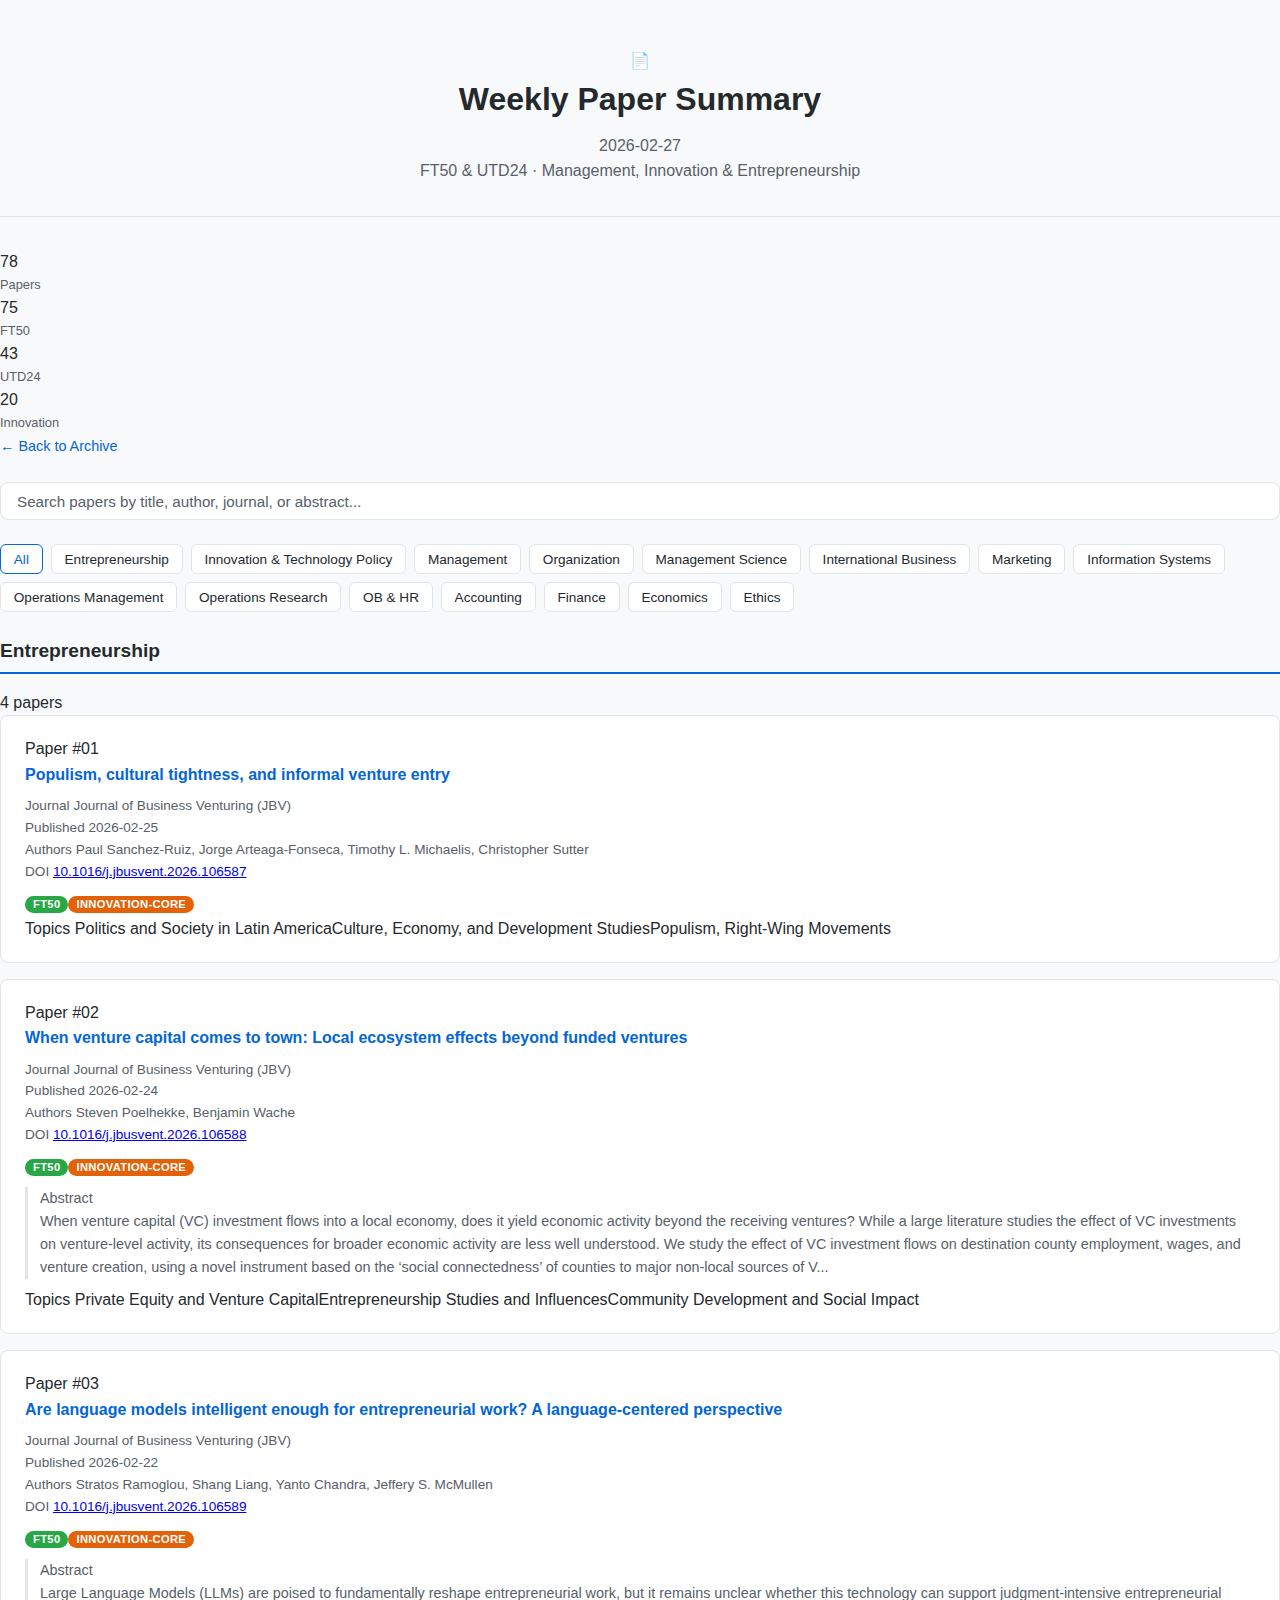
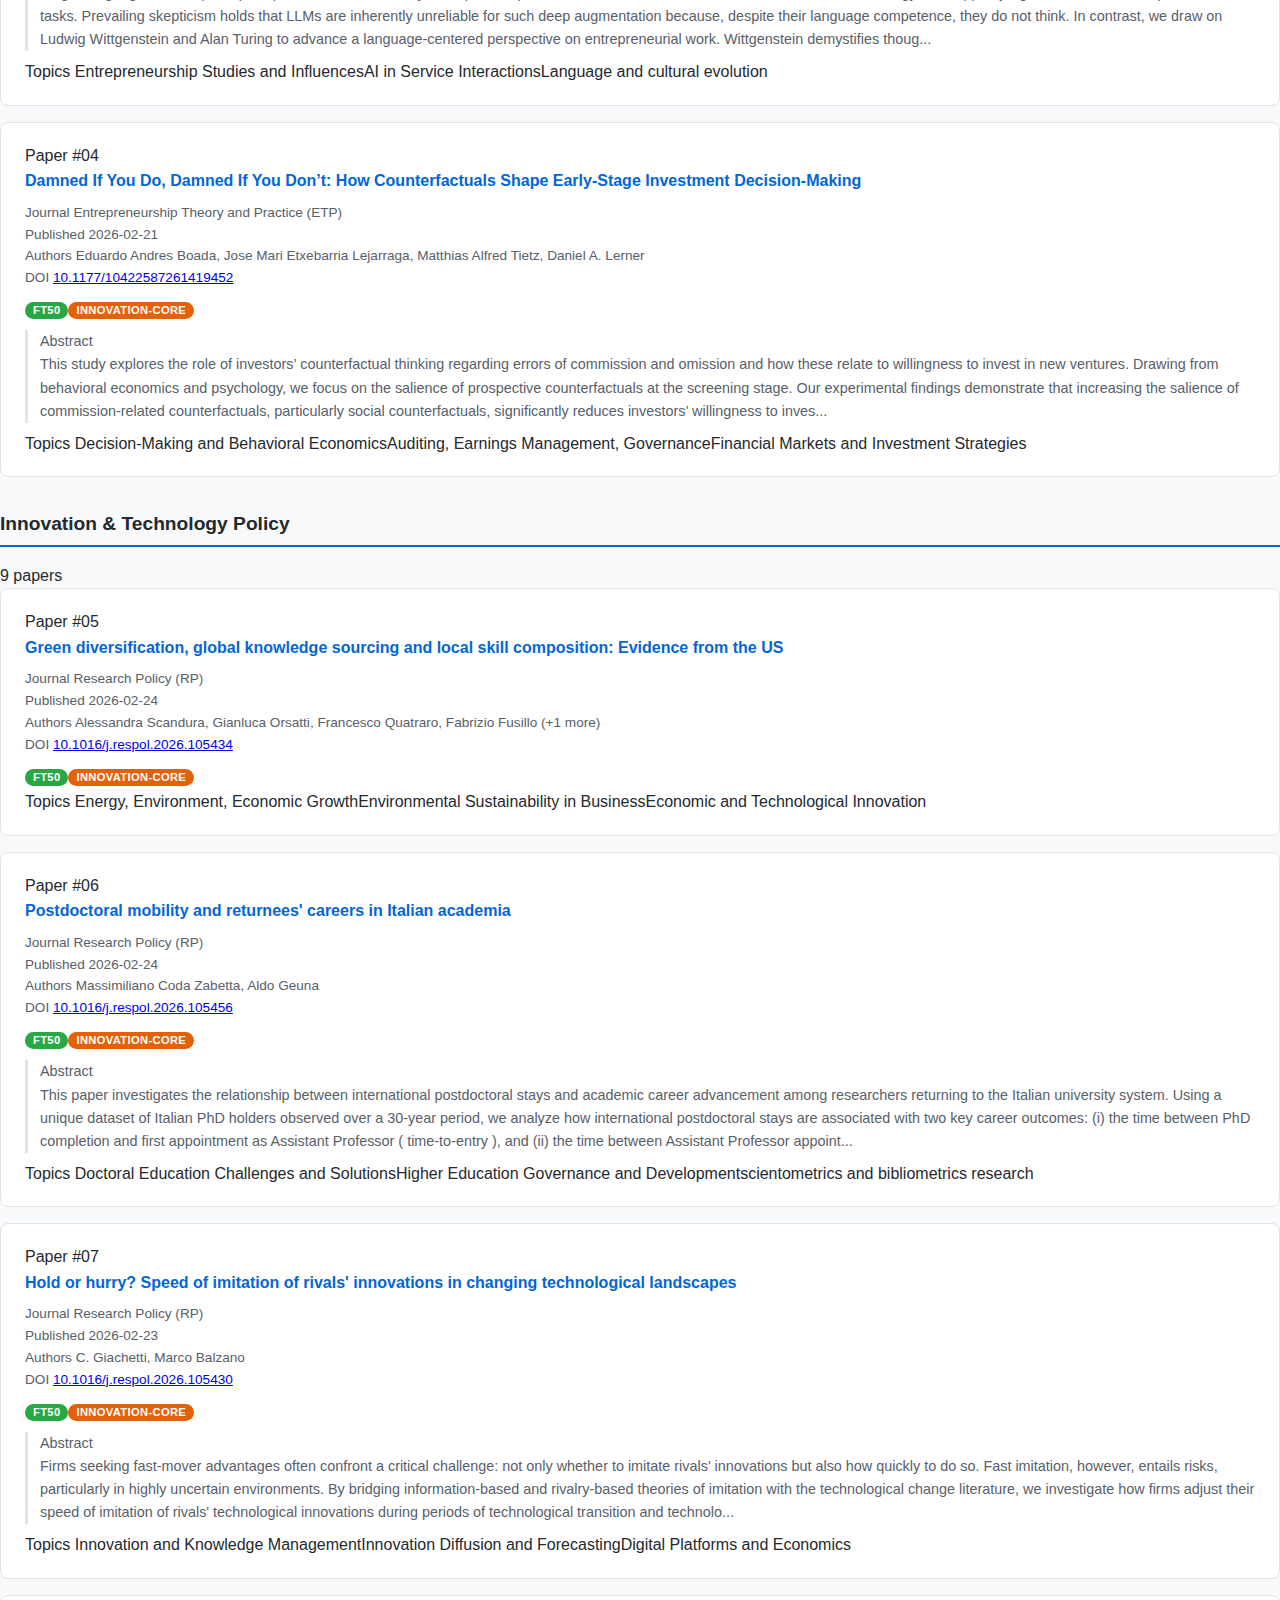
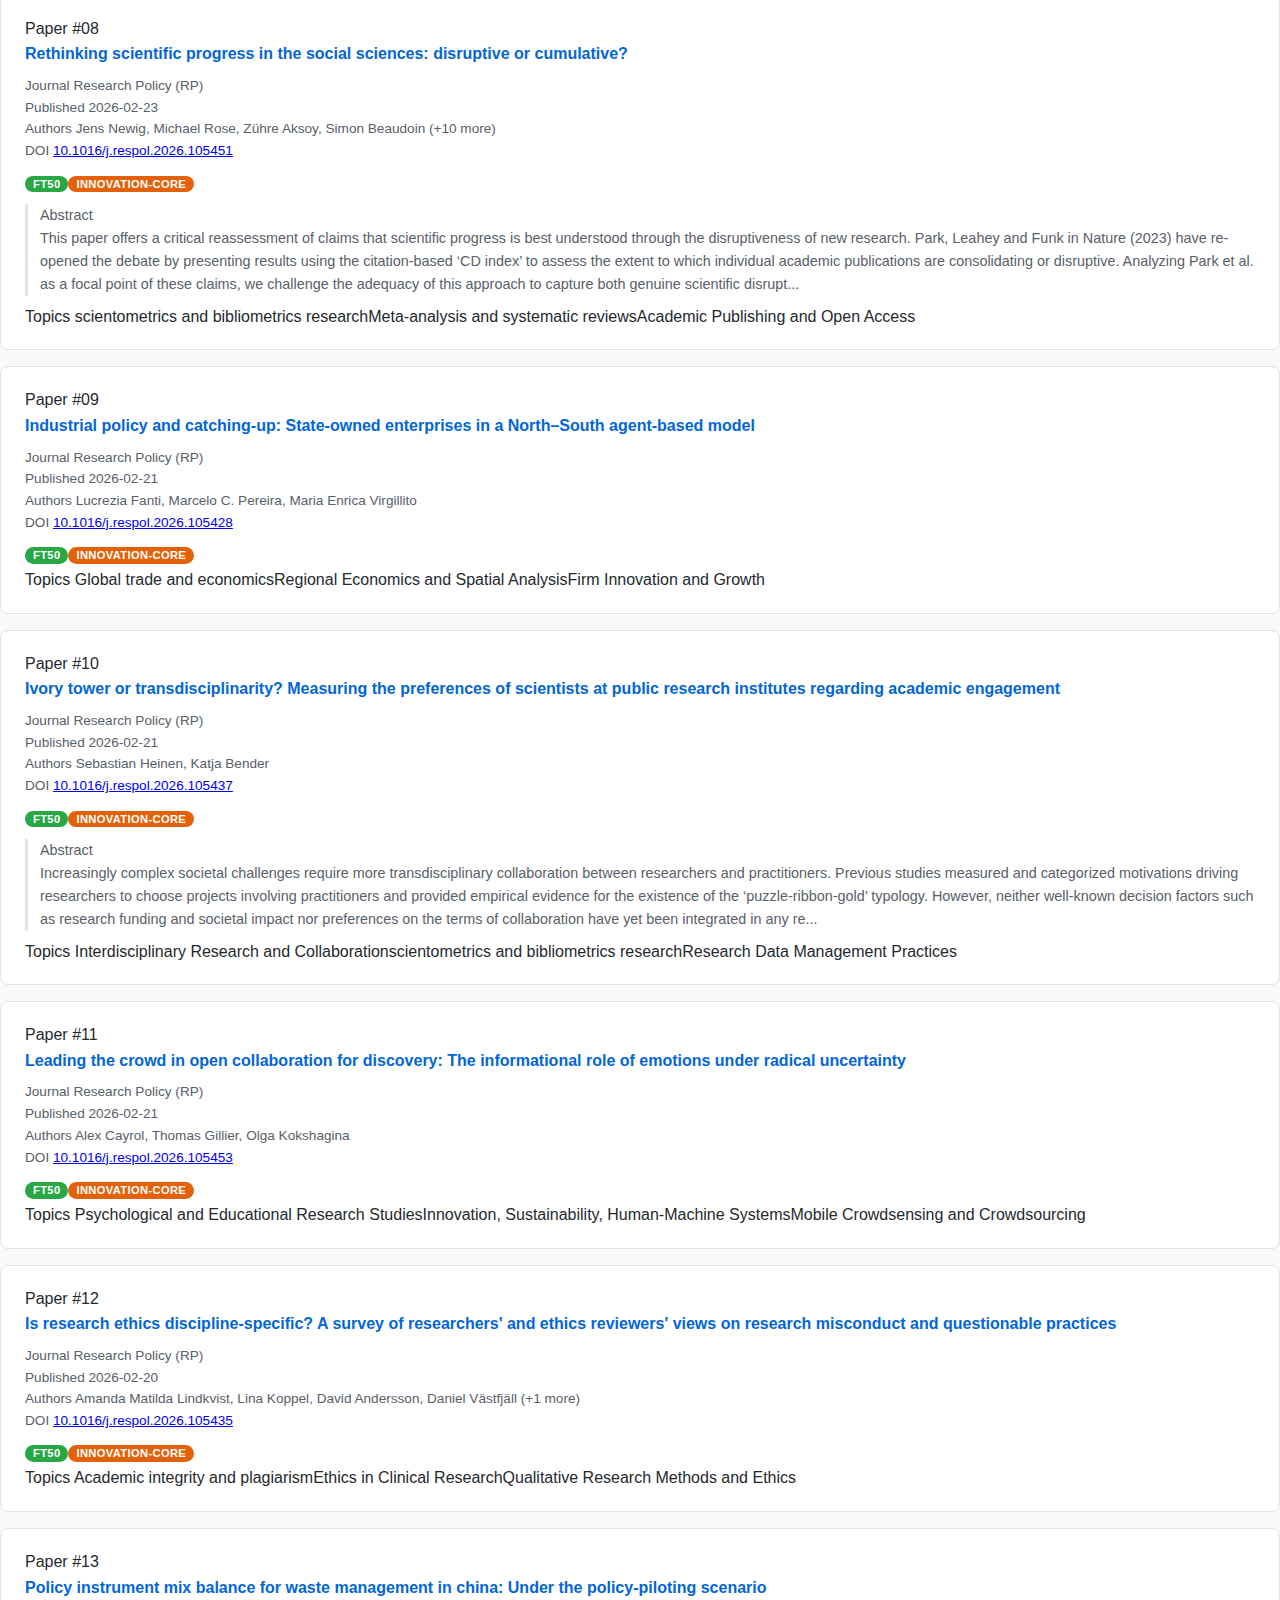
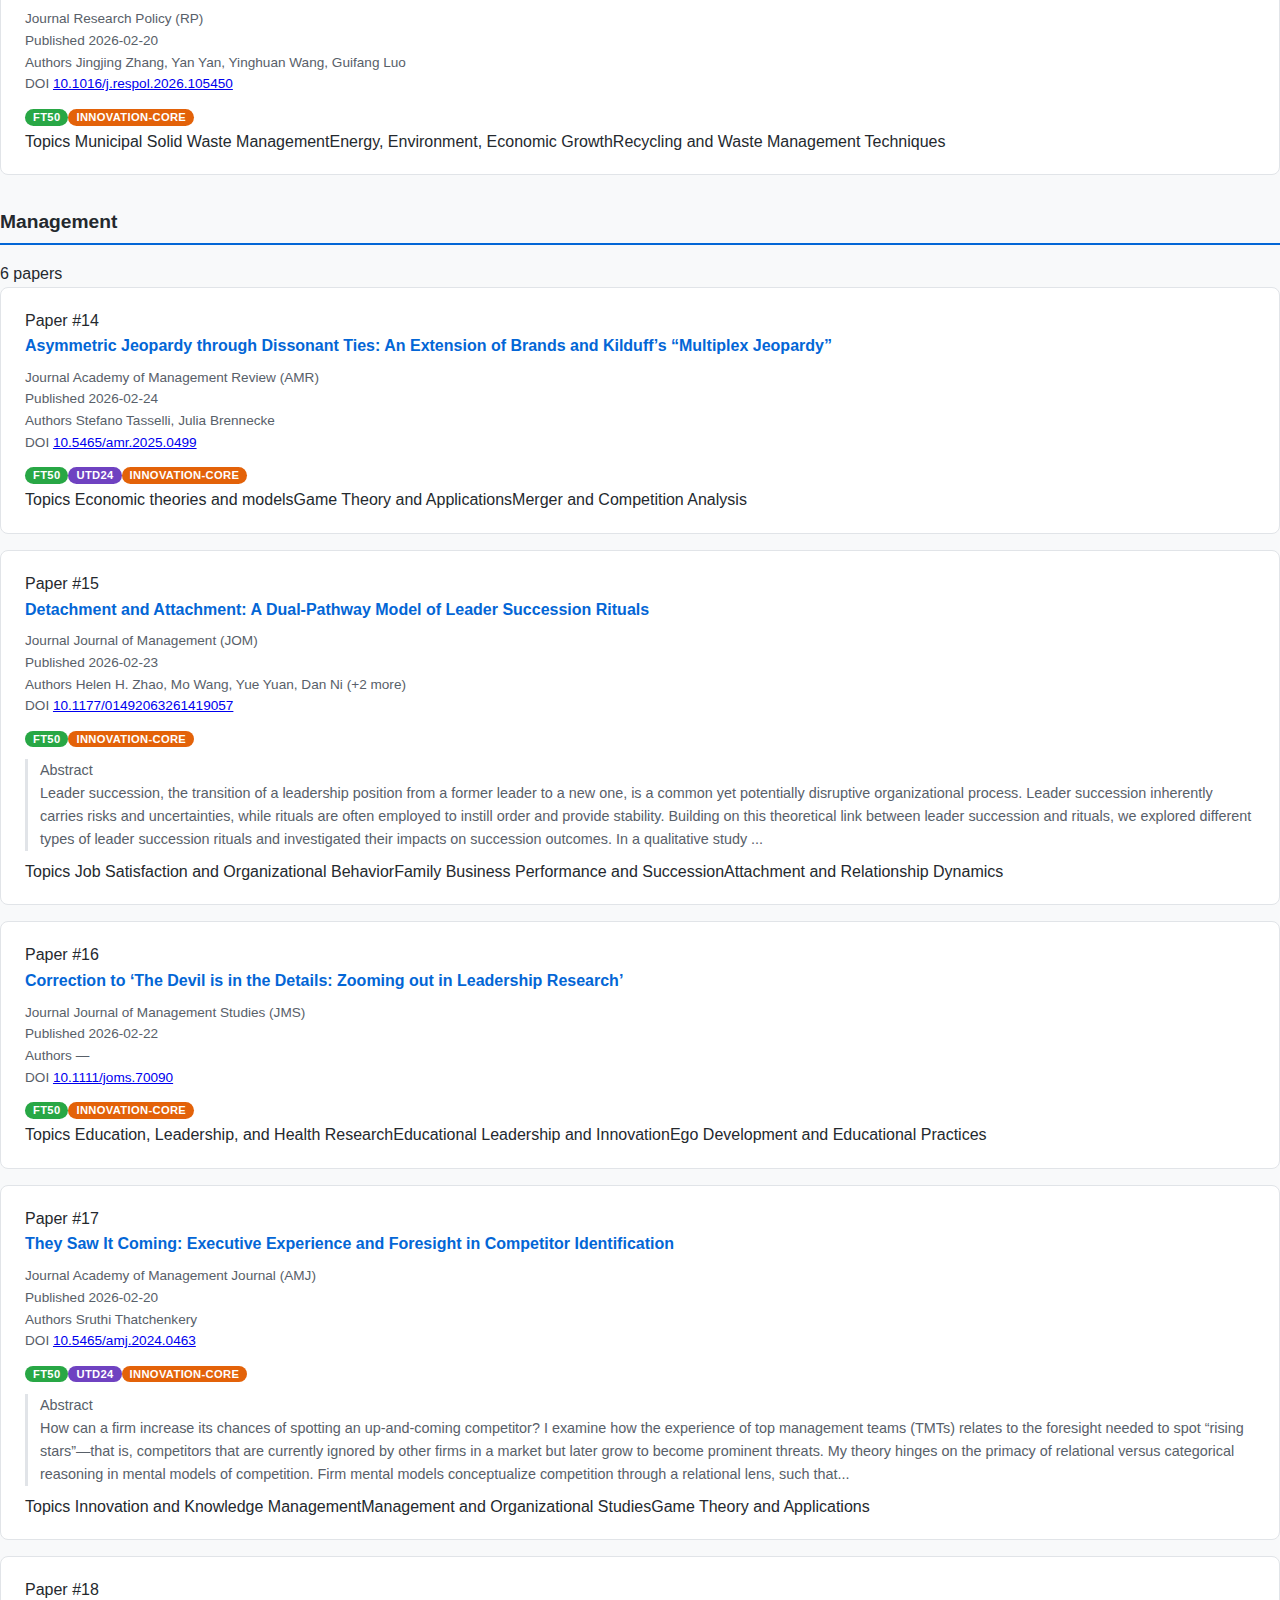
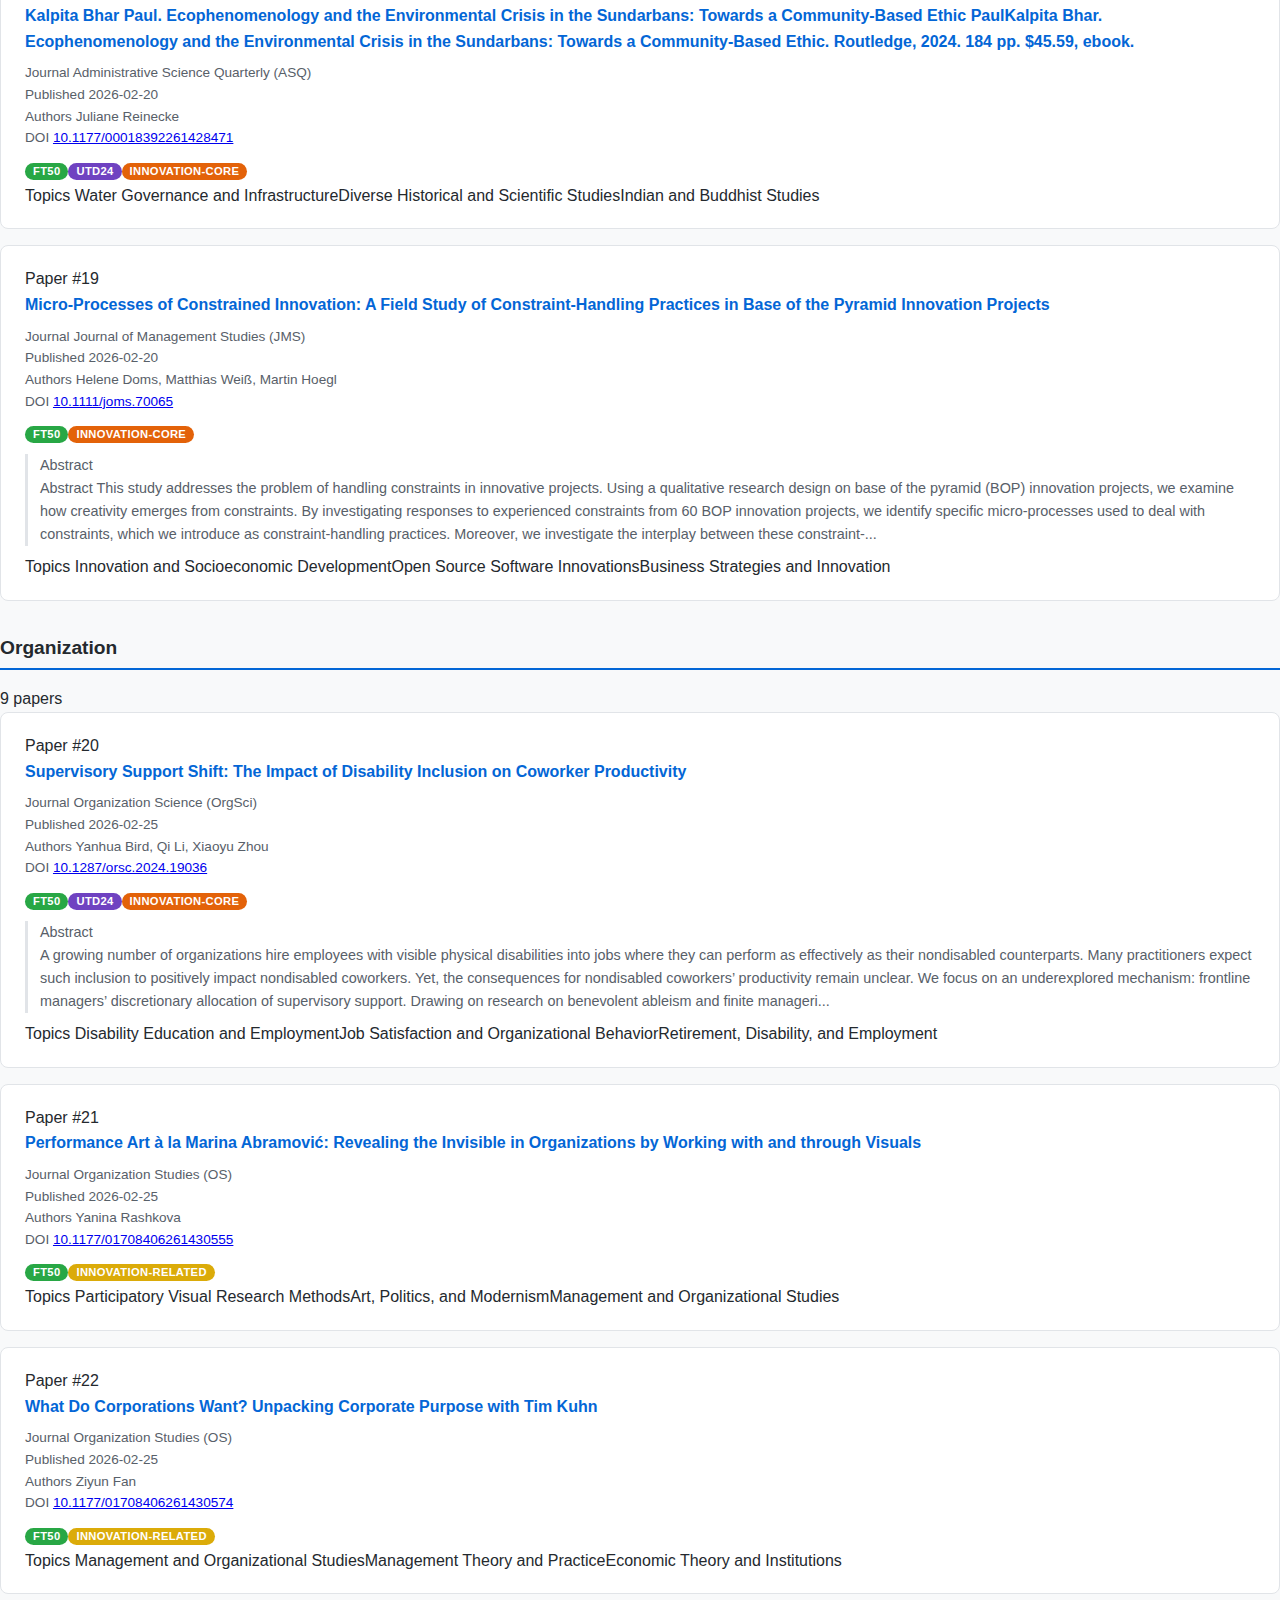
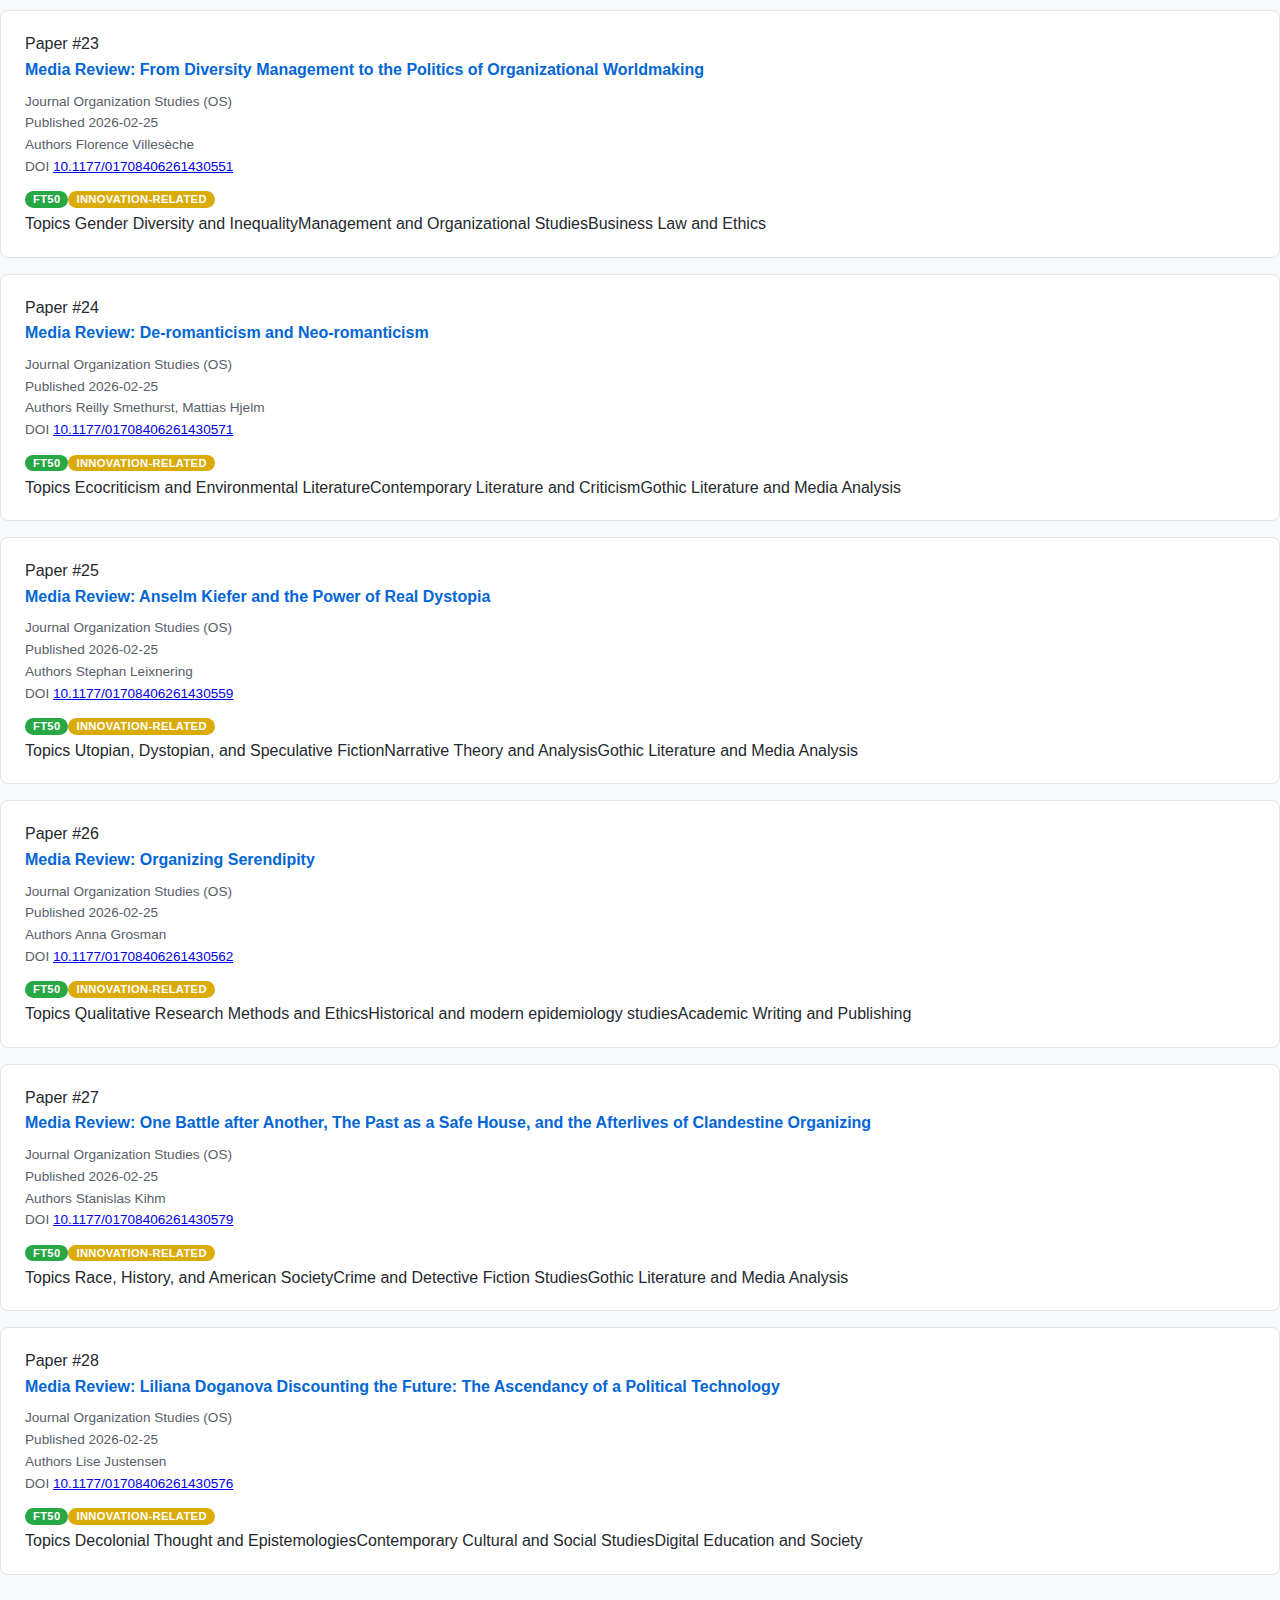
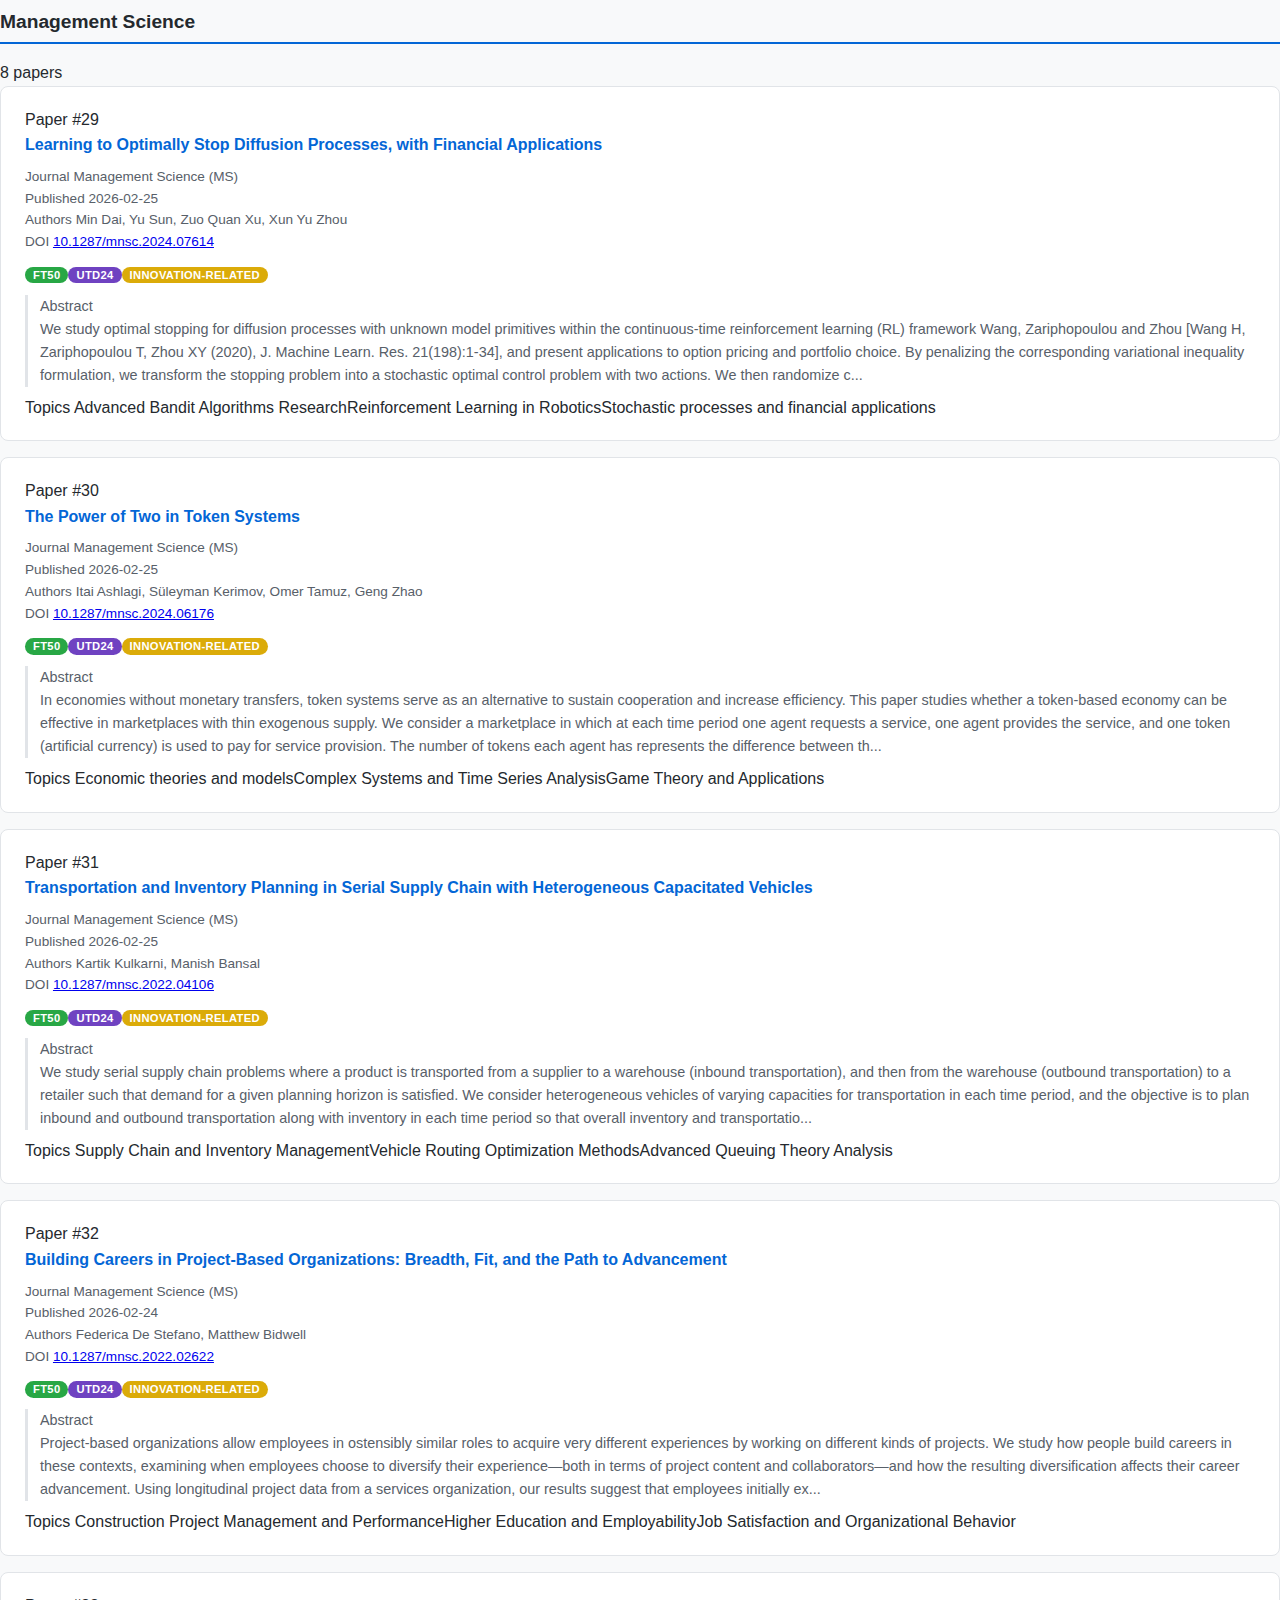
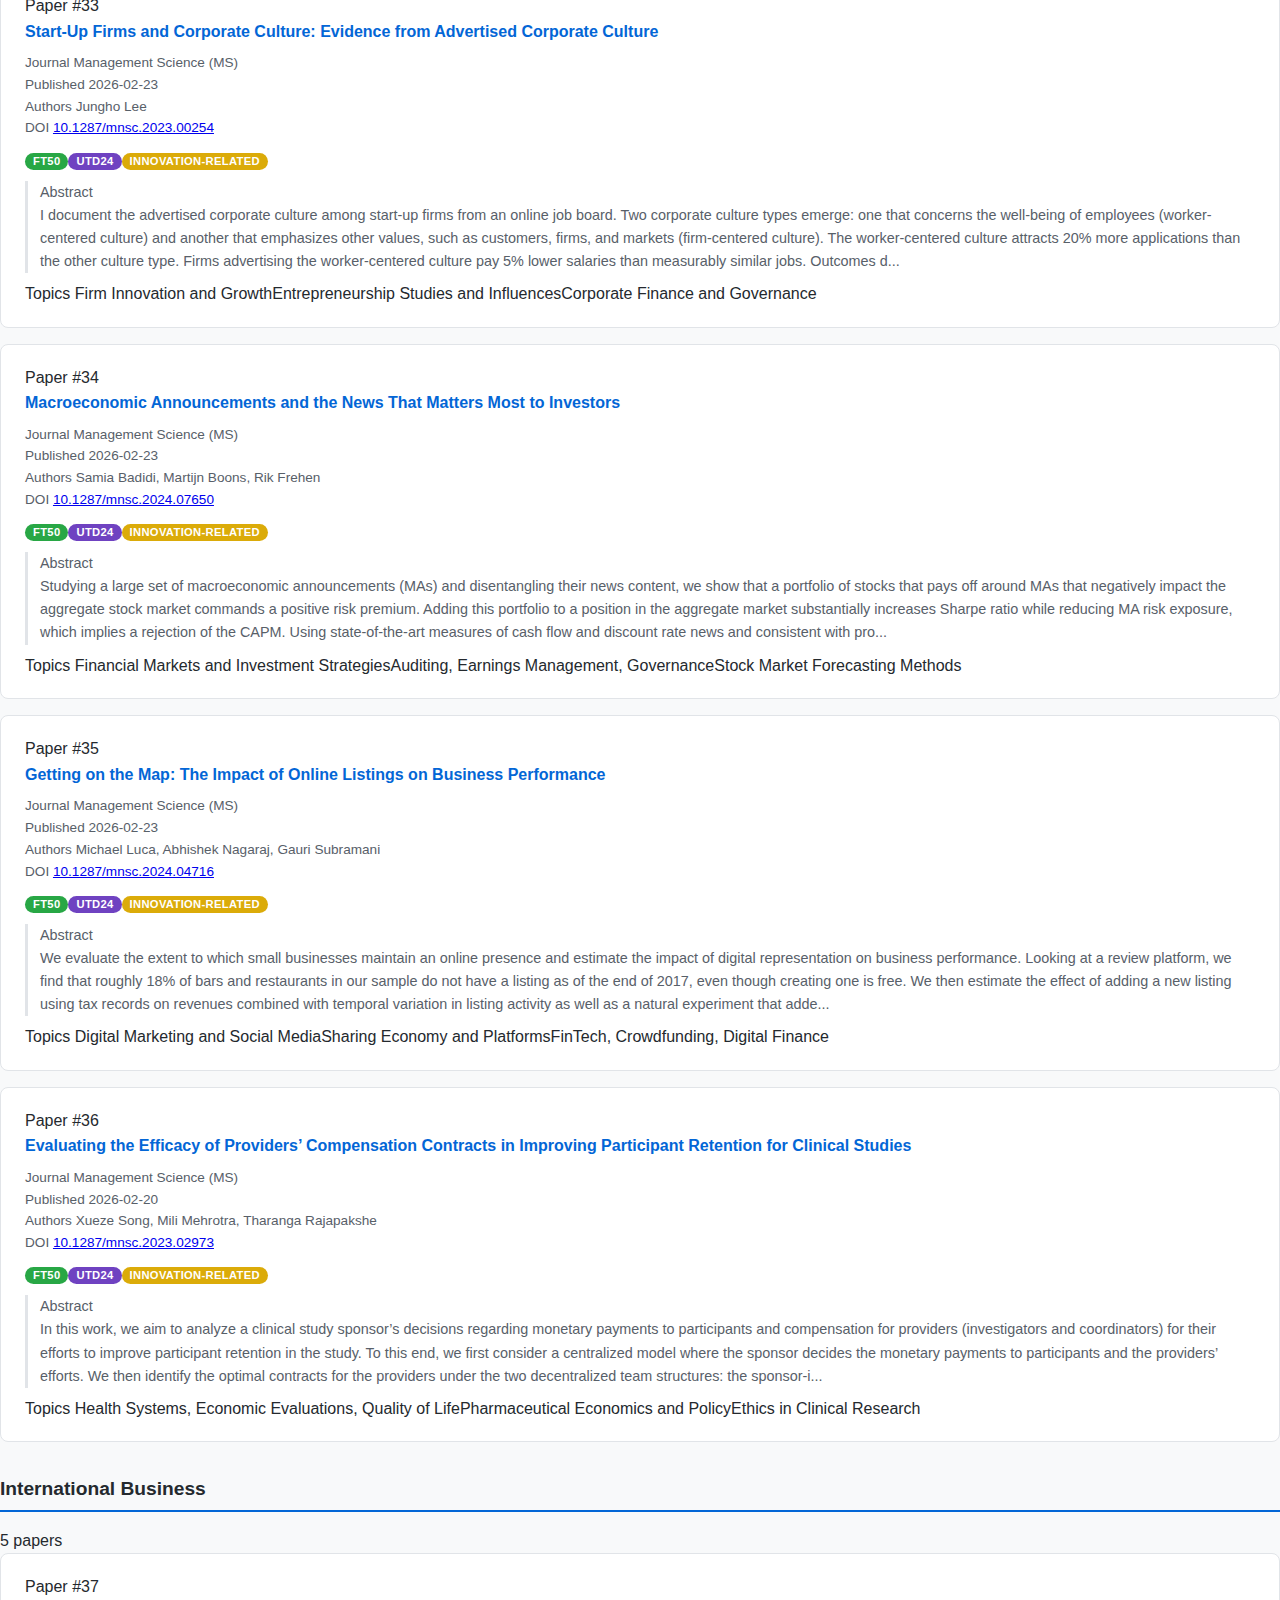
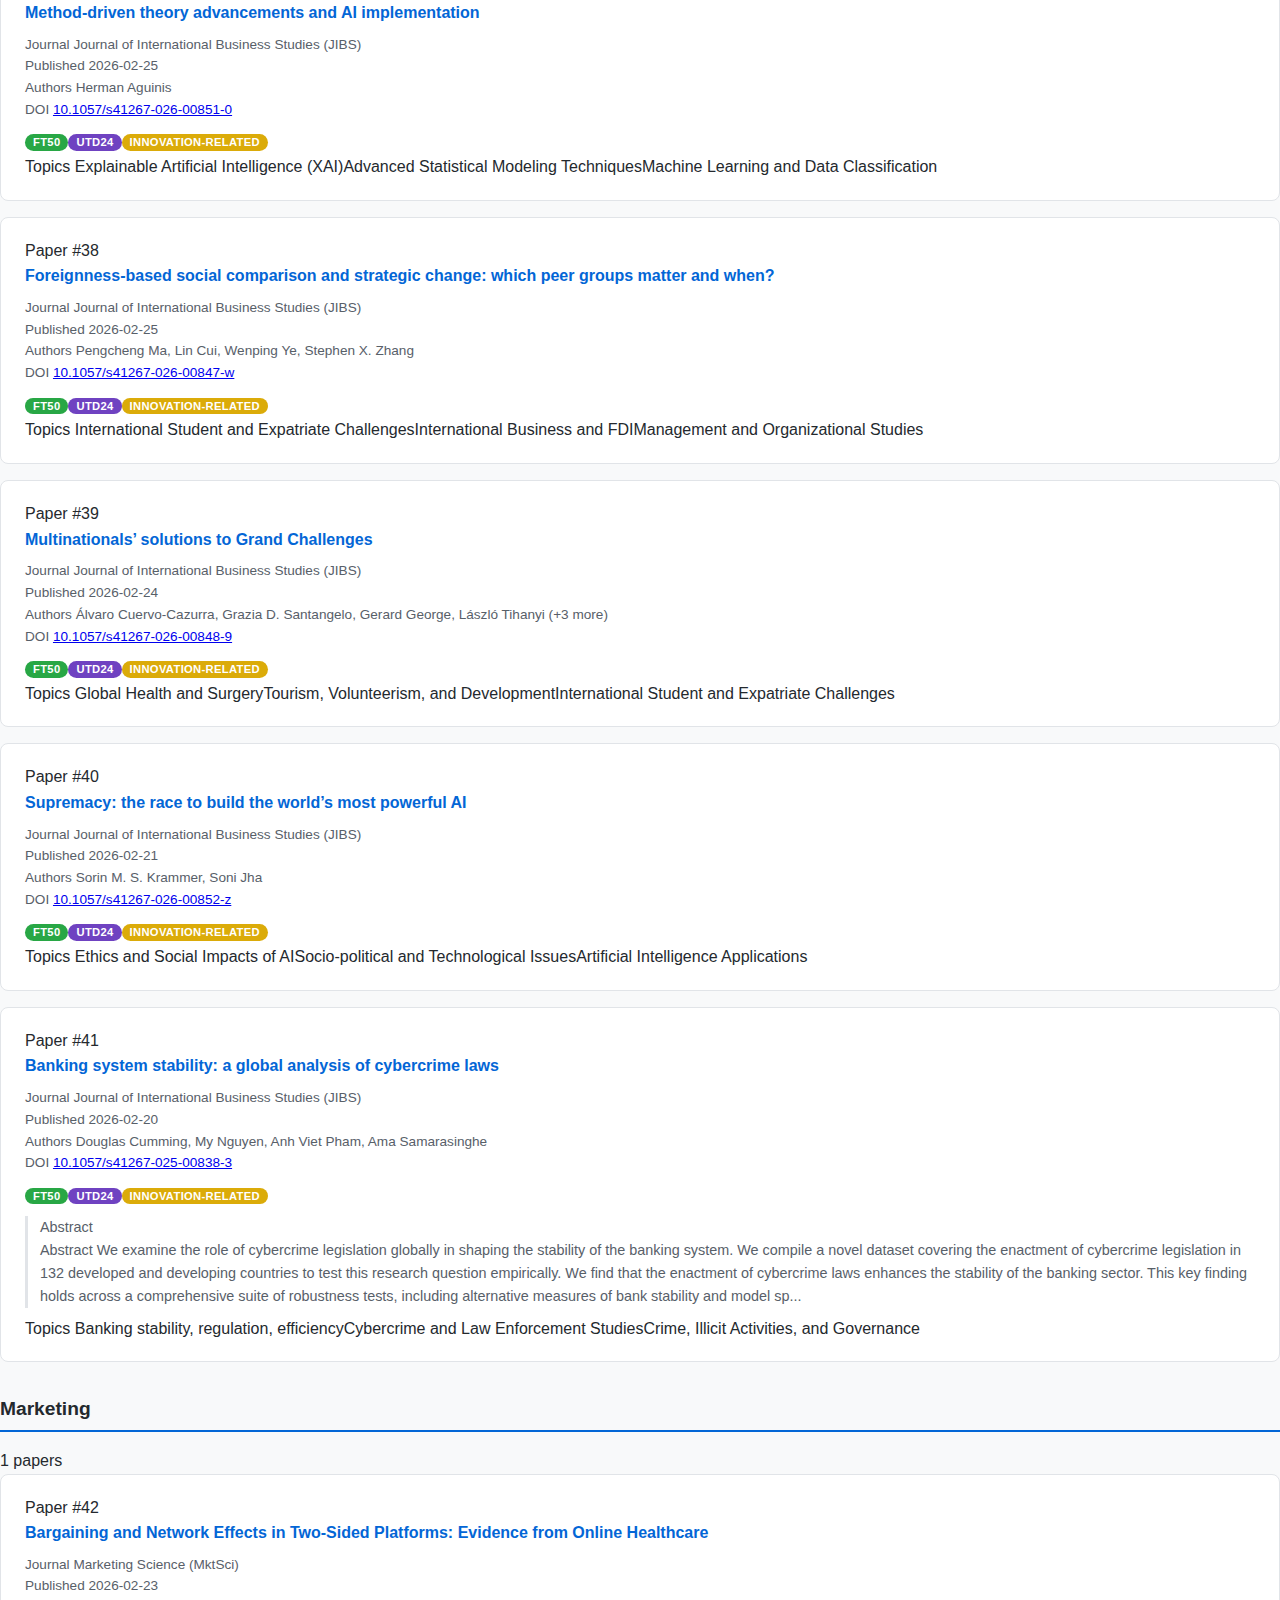
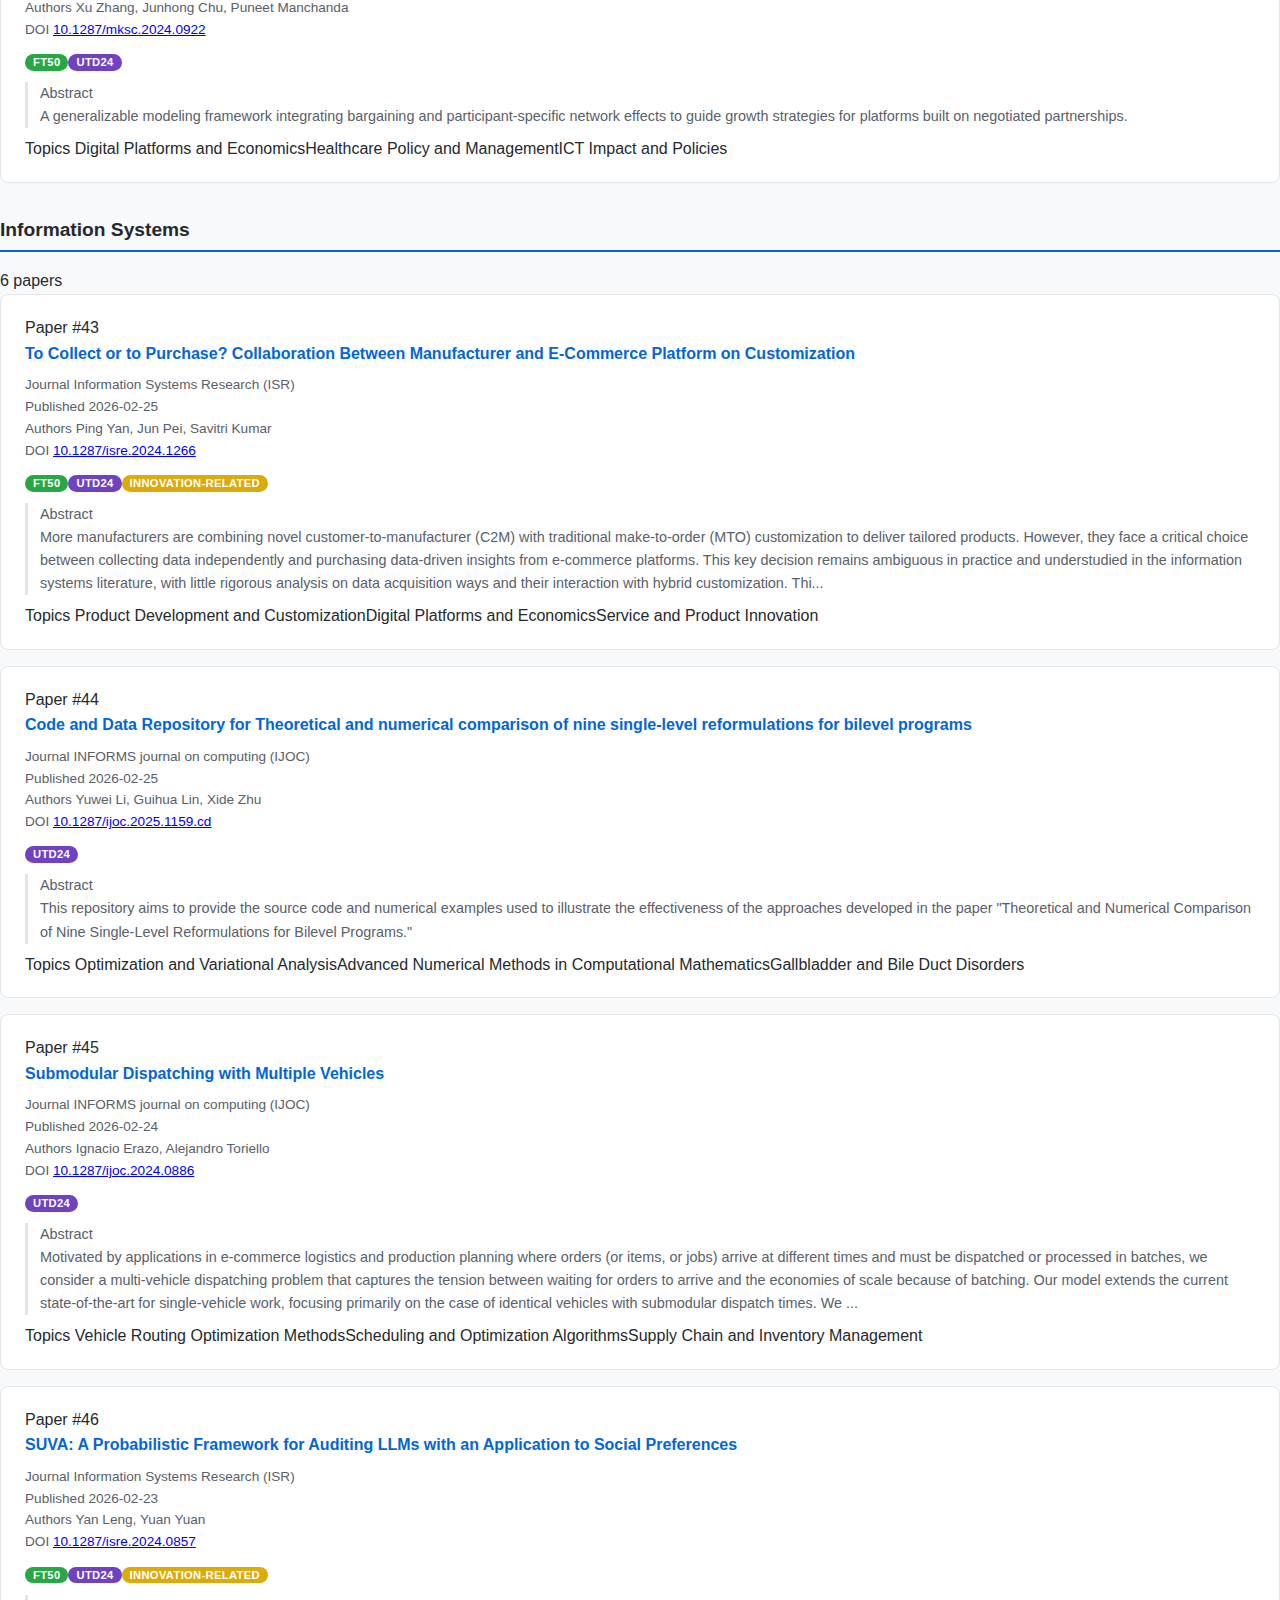
<file: docs/week/2026-02-27.html>
<!DOCTYPE html>
<html lang="en">
<head>
  <meta charset="UTF-8">
  <meta name="viewport" content="width=device-width, initial-scale=1.0">
  <title>Week of 2026-02-27 - AI Academia Bot</title>
  <link rel="stylesheet" href="../assets/style.css">
</head>
<body>
  <header class="header">
    <div class="header-content">
      <div class="header-icon">📄</div>
      <h1>Weekly Paper Summary</h1>
      <p class="header-date">2026-02-27</p>
      <p class="header-subtitle">FT50 & UTD24 · Management, Innovation & Entrepreneurship</p>
    </div>
  </header>

  <div class="stats-bar">
    <div class="stats-grid">
      <div class="stat-item">
        <div class="stat-number">78</div>
        <div class="stat-label">Papers</div>
      </div>
      <div class="stat-item">
        <div class="stat-number">75</div>
        <div class="stat-label">FT50</div>
      </div>
      <div class="stat-item">
        <div class="stat-number">43</div>
        <div class="stat-label">UTD24</div>
      </div>
      <div class="stat-item">
        <div class="stat-number">20</div>
        <div class="stat-label">Innovation</div>
      </div>
    </div>
  </div>

  <main class="main">
    <a href="../index.html" class="nav-back">← Back to Archive</a>

    <input type="text" class="search-box" placeholder="Search papers by title, author, journal, or abstract..." id="searchBox">

    <div class="filters">
      <button class="filter-btn active" data-filter="all">All</button><button class="filter-btn" data-filter="Entrepreneurship">Entrepreneurship</button><button class="filter-btn" data-filter="Innovation &amp; Technology Policy">Innovation &amp; Technology Policy</button><button class="filter-btn" data-filter="Management">Management</button><button class="filter-btn" data-filter="Organization">Organization</button><button class="filter-btn" data-filter="Management Science">Management Science</button><button class="filter-btn" data-filter="International Business">International Business</button><button class="filter-btn" data-filter="Marketing">Marketing</button><button class="filter-btn" data-filter="Information Systems">Information Systems</button><button class="filter-btn" data-filter="Operations Management">Operations Management</button><button class="filter-btn" data-filter="Operations Research">Operations Research</button><button class="filter-btn" data-filter="OB &amp; HR">OB &amp; HR</button><button class="filter-btn" data-filter="Accounting">Accounting</button><button class="filter-btn" data-filter="Finance">Finance</button><button class="filter-btn" data-filter="Economics">Economics</button><button class="filter-btn" data-filter="Ethics">Ethics</button>
    </div>

    <div id="paperList">
      
    <section class="category-section" data-category="Entrepreneurship">
      <div class="category-header">
        <span class="category-dot" style="background: var(--category-entre)"></span>
        <h2>Entrepreneurship</h2>
        <span class="category-count">4 papers</span>
      </div>
      
      <article class="paper-card">
        <div class="paper-title-bar">
          <div class="paper-index">Paper #01</div>
          <h3 class="paper-title"><a href="https://doi.org/10.1016/j.jbusvent.2026.106587" target="_blank" rel="noopener">Populism, cultural tightness, and informal venture entry</a></h3>
        </div>
        <div class="paper-meta">
          <div class="meta-item">
            <span class="meta-label">Journal</span>
            <span class="meta-value journal">Journal of Business Venturing (JBV)</span>
          </div>
          <div class="meta-item">
            <span class="meta-label">Published</span>
            <span class="meta-value">2026-02-25</span>
          </div>
          <div class="meta-item">
            <span class="meta-label">Authors</span>
            <span class="meta-value">Paul Sanchez-Ruiz, Jorge Arteaga-Fonseca, Timothy L. Michaelis, Christopher Sutter</span>
          </div>
          <div class="meta-item">
            <span class="meta-label">DOI</span>
            <span class="meta-value"><a href="https://doi.org/10.1016/j.jbusvent.2026.106587" target="_blank" rel="noopener">10.1016/j.jbusvent.2026.106587</a></span>
          </div>
        </div>
        
        <div class="paper-tags">
          <span class="tag tag-ft50">FT50</span><span class="tag tag-innovation">Innovation-Core</span>
        </div>
        
        
        <div class="paper-topics">
          <span class="topics-label">Topics</span>
          <span class="topic-chip">Politics and Society in Latin America</span><span class="topic-chip">Culture, Economy, and Development Studies</span><span class="topic-chip">Populism, Right-Wing Movements</span>
        </div>
      </article>
      <article class="paper-card">
        <div class="paper-title-bar">
          <div class="paper-index">Paper #02</div>
          <h3 class="paper-title"><a href="https://doi.org/10.1016/j.jbusvent.2026.106588" target="_blank" rel="noopener">When venture capital comes to town: Local ecosystem effects beyond funded ventures</a></h3>
        </div>
        <div class="paper-meta">
          <div class="meta-item">
            <span class="meta-label">Journal</span>
            <span class="meta-value journal">Journal of Business Venturing (JBV)</span>
          </div>
          <div class="meta-item">
            <span class="meta-label">Published</span>
            <span class="meta-value">2026-02-24</span>
          </div>
          <div class="meta-item">
            <span class="meta-label">Authors</span>
            <span class="meta-value">Steven Poelhekke, Benjamin Wache</span>
          </div>
          <div class="meta-item">
            <span class="meta-label">DOI</span>
            <span class="meta-value"><a href="https://doi.org/10.1016/j.jbusvent.2026.106588" target="_blank" rel="noopener">10.1016/j.jbusvent.2026.106588</a></span>
          </div>
        </div>
        
        <div class="paper-tags">
          <span class="tag tag-ft50">FT50</span><span class="tag tag-innovation">Innovation-Core</span>
        </div>
        
        <div class="paper-abstract">
          <div class="abstract-label">Abstract</div>
          <p class="abstract-text">When venture capital (VC) investment flows into a local economy, does it yield economic activity beyond the receiving ventures? While a large literature studies the effect of VC investments on venture-level activity, its consequences for broader economic activity are less well understood. We study the effect of VC investment flows on destination county employment, wages, and venture creation, using a novel instrument based on the ‘social connectedness’ of counties to major non-local sources of V...</p>
        </div>
        
        <div class="paper-topics">
          <span class="topics-label">Topics</span>
          <span class="topic-chip">Private Equity and Venture Capital</span><span class="topic-chip">Entrepreneurship Studies and Influences</span><span class="topic-chip">Community Development and Social Impact</span>
        </div>
      </article>
      <article class="paper-card">
        <div class="paper-title-bar">
          <div class="paper-index">Paper #03</div>
          <h3 class="paper-title"><a href="https://doi.org/10.1016/j.jbusvent.2026.106589" target="_blank" rel="noopener">Are language models intelligent enough for entrepreneurial work? A language-centered perspective</a></h3>
        </div>
        <div class="paper-meta">
          <div class="meta-item">
            <span class="meta-label">Journal</span>
            <span class="meta-value journal">Journal of Business Venturing (JBV)</span>
          </div>
          <div class="meta-item">
            <span class="meta-label">Published</span>
            <span class="meta-value">2026-02-22</span>
          </div>
          <div class="meta-item">
            <span class="meta-label">Authors</span>
            <span class="meta-value">Stratos Ramoglou, Shang Liang, Yanto Chandra, Jeffery S. McMullen</span>
          </div>
          <div class="meta-item">
            <span class="meta-label">DOI</span>
            <span class="meta-value"><a href="https://doi.org/10.1016/j.jbusvent.2026.106589" target="_blank" rel="noopener">10.1016/j.jbusvent.2026.106589</a></span>
          </div>
        </div>
        
        <div class="paper-tags">
          <span class="tag tag-ft50">FT50</span><span class="tag tag-innovation">Innovation-Core</span>
        </div>
        
        <div class="paper-abstract">
          <div class="abstract-label">Abstract</div>
          <p class="abstract-text">Large Language Models (LLMs) are poised to fundamentally reshape entrepreneurial work, but it remains unclear whether this technology can support judgment-intensive entrepreneurial tasks. Prevailing skepticism holds that LLMs are inherently unreliable for such deep augmentation because, despite their language competence, they do not think. In contrast, we draw on Ludwig Wittgenstein and Alan Turing to advance a language-centered perspective on entrepreneurial work. Wittgenstein demystifies thoug...</p>
        </div>
        
        <div class="paper-topics">
          <span class="topics-label">Topics</span>
          <span class="topic-chip">Entrepreneurship Studies and Influences</span><span class="topic-chip">AI in Service Interactions</span><span class="topic-chip">Language and cultural evolution</span>
        </div>
      </article>
      <article class="paper-card">
        <div class="paper-title-bar">
          <div class="paper-index">Paper #04</div>
          <h3 class="paper-title"><a href="https://doi.org/10.1177/10422587261419452" target="_blank" rel="noopener">Damned If You Do, Damned If You Don’t: How Counterfactuals Shape Early-Stage Investment Decision-Making</a></h3>
        </div>
        <div class="paper-meta">
          <div class="meta-item">
            <span class="meta-label">Journal</span>
            <span class="meta-value journal">Entrepreneurship Theory and Practice (ETP)</span>
          </div>
          <div class="meta-item">
            <span class="meta-label">Published</span>
            <span class="meta-value">2026-02-21</span>
          </div>
          <div class="meta-item">
            <span class="meta-label">Authors</span>
            <span class="meta-value">Eduardo Andres Boada, Jose Mari Etxebarria Lejarraga, Matthias Alfred Tietz, Daniel A. Lerner</span>
          </div>
          <div class="meta-item">
            <span class="meta-label">DOI</span>
            <span class="meta-value"><a href="https://doi.org/10.1177/10422587261419452" target="_blank" rel="noopener">10.1177/10422587261419452</a></span>
          </div>
        </div>
        
        <div class="paper-tags">
          <span class="tag tag-ft50">FT50</span><span class="tag tag-innovation">Innovation-Core</span>
        </div>
        
        <div class="paper-abstract">
          <div class="abstract-label">Abstract</div>
          <p class="abstract-text">This study explores the role of investors’ counterfactual thinking regarding errors of commission and omission and how these relate to willingness to invest in new ventures. Drawing from behavioral economics and psychology, we focus on the salience of prospective counterfactuals at the screening stage. Our experimental findings demonstrate that increasing the salience of commission-related counterfactuals, particularly social counterfactuals, significantly reduces investors’ willingness to inves...</p>
        </div>
        
        <div class="paper-topics">
          <span class="topics-label">Topics</span>
          <span class="topic-chip">Decision-Making and Behavioral Economics</span><span class="topic-chip">Auditing, Earnings Management, Governance</span><span class="topic-chip">Financial Markets and Investment Strategies</span>
        </div>
      </article>
    </section>
    <section class="category-section" data-category="Innovation &amp; Technology Policy">
      <div class="category-header">
        <span class="category-dot" style="background: var(--category-innov)"></span>
        <h2>Innovation &amp; Technology Policy</h2>
        <span class="category-count">9 papers</span>
      </div>
      
      <article class="paper-card">
        <div class="paper-title-bar">
          <div class="paper-index">Paper #05</div>
          <h3 class="paper-title"><a href="https://doi.org/10.1016/j.respol.2026.105434" target="_blank" rel="noopener">Green diversification, global knowledge sourcing and local skill composition: Evidence from the US</a></h3>
        </div>
        <div class="paper-meta">
          <div class="meta-item">
            <span class="meta-label">Journal</span>
            <span class="meta-value journal">Research Policy (RP)</span>
          </div>
          <div class="meta-item">
            <span class="meta-label">Published</span>
            <span class="meta-value">2026-02-24</span>
          </div>
          <div class="meta-item">
            <span class="meta-label">Authors</span>
            <span class="meta-value">Alessandra Scandura, Gianluca Orsatti, Francesco Quatraro, Fabrizio Fusillo (+1 more)</span>
          </div>
          <div class="meta-item">
            <span class="meta-label">DOI</span>
            <span class="meta-value"><a href="https://doi.org/10.1016/j.respol.2026.105434" target="_blank" rel="noopener">10.1016/j.respol.2026.105434</a></span>
          </div>
        </div>
        
        <div class="paper-tags">
          <span class="tag tag-ft50">FT50</span><span class="tag tag-innovation">Innovation-Core</span>
        </div>
        
        
        <div class="paper-topics">
          <span class="topics-label">Topics</span>
          <span class="topic-chip">Energy, Environment, Economic Growth</span><span class="topic-chip">Environmental Sustainability in Business</span><span class="topic-chip">Economic and Technological Innovation</span>
        </div>
      </article>
      <article class="paper-card">
        <div class="paper-title-bar">
          <div class="paper-index">Paper #06</div>
          <h3 class="paper-title"><a href="https://doi.org/10.1016/j.respol.2026.105456" target="_blank" rel="noopener">Postdoctoral mobility and returnees&#x27; careers in Italian academia</a></h3>
        </div>
        <div class="paper-meta">
          <div class="meta-item">
            <span class="meta-label">Journal</span>
            <span class="meta-value journal">Research Policy (RP)</span>
          </div>
          <div class="meta-item">
            <span class="meta-label">Published</span>
            <span class="meta-value">2026-02-24</span>
          </div>
          <div class="meta-item">
            <span class="meta-label">Authors</span>
            <span class="meta-value">Massimiliano Coda Zabetta, Aldo Geuna</span>
          </div>
          <div class="meta-item">
            <span class="meta-label">DOI</span>
            <span class="meta-value"><a href="https://doi.org/10.1016/j.respol.2026.105456" target="_blank" rel="noopener">10.1016/j.respol.2026.105456</a></span>
          </div>
        </div>
        
        <div class="paper-tags">
          <span class="tag tag-ft50">FT50</span><span class="tag tag-innovation">Innovation-Core</span>
        </div>
        
        <div class="paper-abstract">
          <div class="abstract-label">Abstract</div>
          <p class="abstract-text">This paper investigates the relationship between international postdoctoral stays and academic career advancement among researchers returning to the Italian university system. Using a unique dataset of Italian PhD holders observed over a 30-year period, we analyze how international postdoctoral stays are associated with two key career outcomes: (i) the time between PhD completion and first appointment as Assistant Professor ( time-to-entry ), and (ii) the time between Assistant Professor appoint...</p>
        </div>
        
        <div class="paper-topics">
          <span class="topics-label">Topics</span>
          <span class="topic-chip">Doctoral Education Challenges and Solutions</span><span class="topic-chip">Higher Education Governance and Development</span><span class="topic-chip">scientometrics and bibliometrics research</span>
        </div>
      </article>
      <article class="paper-card">
        <div class="paper-title-bar">
          <div class="paper-index">Paper #07</div>
          <h3 class="paper-title"><a href="https://doi.org/10.1016/j.respol.2026.105430" target="_blank" rel="noopener">Hold or hurry? Speed of imitation of rivals&#x27; innovations in changing technological landscapes</a></h3>
        </div>
        <div class="paper-meta">
          <div class="meta-item">
            <span class="meta-label">Journal</span>
            <span class="meta-value journal">Research Policy (RP)</span>
          </div>
          <div class="meta-item">
            <span class="meta-label">Published</span>
            <span class="meta-value">2026-02-23</span>
          </div>
          <div class="meta-item">
            <span class="meta-label">Authors</span>
            <span class="meta-value">C. Giachetti, Marco Balzano</span>
          </div>
          <div class="meta-item">
            <span class="meta-label">DOI</span>
            <span class="meta-value"><a href="https://doi.org/10.1016/j.respol.2026.105430" target="_blank" rel="noopener">10.1016/j.respol.2026.105430</a></span>
          </div>
        </div>
        
        <div class="paper-tags">
          <span class="tag tag-ft50">FT50</span><span class="tag tag-innovation">Innovation-Core</span>
        </div>
        
        <div class="paper-abstract">
          <div class="abstract-label">Abstract</div>
          <p class="abstract-text">Firms seeking fast-mover advantages often confront a critical challenge: not only whether to imitate rivals&#x27; innovations but also how quickly to do so. Fast imitation, however, entails risks, particularly in highly uncertain environments. By bridging information-based and rivalry-based theories of imitation with the technological change literature, we investigate how firms adjust their speed of imitation of rivals&#x27; technological innovations during periods of technological transition and technolo...</p>
        </div>
        
        <div class="paper-topics">
          <span class="topics-label">Topics</span>
          <span class="topic-chip">Innovation and Knowledge Management</span><span class="topic-chip">Innovation Diffusion and Forecasting</span><span class="topic-chip">Digital Platforms and Economics</span>
        </div>
      </article>
      <article class="paper-card">
        <div class="paper-title-bar">
          <div class="paper-index">Paper #08</div>
          <h3 class="paper-title"><a href="https://doi.org/10.1016/j.respol.2026.105451" target="_blank" rel="noopener">Rethinking scientific progress in the social sciences: disruptive or cumulative?</a></h3>
        </div>
        <div class="paper-meta">
          <div class="meta-item">
            <span class="meta-label">Journal</span>
            <span class="meta-value journal">Research Policy (RP)</span>
          </div>
          <div class="meta-item">
            <span class="meta-label">Published</span>
            <span class="meta-value">2026-02-23</span>
          </div>
          <div class="meta-item">
            <span class="meta-label">Authors</span>
            <span class="meta-value">Jens Newig, Michael Rose, Zühre Aksoy, Simon Beaudoin (+10 more)</span>
          </div>
          <div class="meta-item">
            <span class="meta-label">DOI</span>
            <span class="meta-value"><a href="https://doi.org/10.1016/j.respol.2026.105451" target="_blank" rel="noopener">10.1016/j.respol.2026.105451</a></span>
          </div>
        </div>
        
        <div class="paper-tags">
          <span class="tag tag-ft50">FT50</span><span class="tag tag-innovation">Innovation-Core</span>
        </div>
        
        <div class="paper-abstract">
          <div class="abstract-label">Abstract</div>
          <p class="abstract-text">This paper offers a critical reassessment of claims that scientific progress is best understood through the disruptiveness of new research. Park, Leahey and Funk in Nature (2023) have re-opened the debate by presenting results using the citation-based ‘CD index’ to assess the extent to which individual academic publications are consolidating or disruptive. Analyzing Park et al. as a focal point of these claims, we challenge the adequacy of this approach to capture both genuine scientific disrupt...</p>
        </div>
        
        <div class="paper-topics">
          <span class="topics-label">Topics</span>
          <span class="topic-chip">scientometrics and bibliometrics research</span><span class="topic-chip">Meta-analysis and systematic reviews</span><span class="topic-chip">Academic Publishing and Open Access</span>
        </div>
      </article>
      <article class="paper-card">
        <div class="paper-title-bar">
          <div class="paper-index">Paper #09</div>
          <h3 class="paper-title"><a href="https://doi.org/10.1016/j.respol.2026.105428" target="_blank" rel="noopener">Industrial policy and catching-up: State-owned enterprises in a North–South agent-based model</a></h3>
        </div>
        <div class="paper-meta">
          <div class="meta-item">
            <span class="meta-label">Journal</span>
            <span class="meta-value journal">Research Policy (RP)</span>
          </div>
          <div class="meta-item">
            <span class="meta-label">Published</span>
            <span class="meta-value">2026-02-21</span>
          </div>
          <div class="meta-item">
            <span class="meta-label">Authors</span>
            <span class="meta-value">Lucrezia Fanti, Marcelo C. Pereira, Maria Enrica Virgillito</span>
          </div>
          <div class="meta-item">
            <span class="meta-label">DOI</span>
            <span class="meta-value"><a href="https://doi.org/10.1016/j.respol.2026.105428" target="_blank" rel="noopener">10.1016/j.respol.2026.105428</a></span>
          </div>
        </div>
        
        <div class="paper-tags">
          <span class="tag tag-ft50">FT50</span><span class="tag tag-innovation">Innovation-Core</span>
        </div>
        
        
        <div class="paper-topics">
          <span class="topics-label">Topics</span>
          <span class="topic-chip">Global trade and economics</span><span class="topic-chip">Regional Economics and Spatial Analysis</span><span class="topic-chip">Firm Innovation and Growth</span>
        </div>
      </article>
      <article class="paper-card">
        <div class="paper-title-bar">
          <div class="paper-index">Paper #10</div>
          <h3 class="paper-title"><a href="https://doi.org/10.1016/j.respol.2026.105437" target="_blank" rel="noopener">Ivory tower or transdisciplinarity? Measuring the preferences of scientists at public research institutes regarding academic engagement</a></h3>
        </div>
        <div class="paper-meta">
          <div class="meta-item">
            <span class="meta-label">Journal</span>
            <span class="meta-value journal">Research Policy (RP)</span>
          </div>
          <div class="meta-item">
            <span class="meta-label">Published</span>
            <span class="meta-value">2026-02-21</span>
          </div>
          <div class="meta-item">
            <span class="meta-label">Authors</span>
            <span class="meta-value">Sebastian Heinen, Katja Bender</span>
          </div>
          <div class="meta-item">
            <span class="meta-label">DOI</span>
            <span class="meta-value"><a href="https://doi.org/10.1016/j.respol.2026.105437" target="_blank" rel="noopener">10.1016/j.respol.2026.105437</a></span>
          </div>
        </div>
        
        <div class="paper-tags">
          <span class="tag tag-ft50">FT50</span><span class="tag tag-innovation">Innovation-Core</span>
        </div>
        
        <div class="paper-abstract">
          <div class="abstract-label">Abstract</div>
          <p class="abstract-text">Increasingly complex societal challenges require more transdisciplinary collaboration between researchers and practitioners. Previous studies measured and categorized motivations driving researchers to choose projects involving practitioners and provided empirical evidence for the existence of the ‘puzzle-ribbon‑gold’ typology. However, neither well-known decision factors such as research funding and societal impact nor preferences on the terms of collaboration have yet been integrated in any re...</p>
        </div>
        
        <div class="paper-topics">
          <span class="topics-label">Topics</span>
          <span class="topic-chip">Interdisciplinary Research and Collaboration</span><span class="topic-chip">scientometrics and bibliometrics research</span><span class="topic-chip">Research Data Management Practices</span>
        </div>
      </article>
      <article class="paper-card">
        <div class="paper-title-bar">
          <div class="paper-index">Paper #11</div>
          <h3 class="paper-title"><a href="https://doi.org/10.1016/j.respol.2026.105453" target="_blank" rel="noopener">Leading the crowd in open collaboration for discovery: The informational role of emotions under radical uncertainty</a></h3>
        </div>
        <div class="paper-meta">
          <div class="meta-item">
            <span class="meta-label">Journal</span>
            <span class="meta-value journal">Research Policy (RP)</span>
          </div>
          <div class="meta-item">
            <span class="meta-label">Published</span>
            <span class="meta-value">2026-02-21</span>
          </div>
          <div class="meta-item">
            <span class="meta-label">Authors</span>
            <span class="meta-value">Alex Cayrol, Thomas Gillier, Olga Kokshagina</span>
          </div>
          <div class="meta-item">
            <span class="meta-label">DOI</span>
            <span class="meta-value"><a href="https://doi.org/10.1016/j.respol.2026.105453" target="_blank" rel="noopener">10.1016/j.respol.2026.105453</a></span>
          </div>
        </div>
        
        <div class="paper-tags">
          <span class="tag tag-ft50">FT50</span><span class="tag tag-innovation">Innovation-Core</span>
        </div>
        
        
        <div class="paper-topics">
          <span class="topics-label">Topics</span>
          <span class="topic-chip">Psychological and Educational Research Studies</span><span class="topic-chip">Innovation, Sustainability, Human-Machine Systems</span><span class="topic-chip">Mobile Crowdsensing and Crowdsourcing</span>
        </div>
      </article>
      <article class="paper-card">
        <div class="paper-title-bar">
          <div class="paper-index">Paper #12</div>
          <h3 class="paper-title"><a href="https://doi.org/10.1016/j.respol.2026.105435" target="_blank" rel="noopener">Is research ethics discipline-specific? A survey of researchers&#x27; and ethics reviewers&#x27; views on research misconduct and questionable practices</a></h3>
        </div>
        <div class="paper-meta">
          <div class="meta-item">
            <span class="meta-label">Journal</span>
            <span class="meta-value journal">Research Policy (RP)</span>
          </div>
          <div class="meta-item">
            <span class="meta-label">Published</span>
            <span class="meta-value">2026-02-20</span>
          </div>
          <div class="meta-item">
            <span class="meta-label">Authors</span>
            <span class="meta-value">Amanda Matilda Lindkvist, Lina Koppel, David Andersson, Daniel Västfjäll (+1 more)</span>
          </div>
          <div class="meta-item">
            <span class="meta-label">DOI</span>
            <span class="meta-value"><a href="https://doi.org/10.1016/j.respol.2026.105435" target="_blank" rel="noopener">10.1016/j.respol.2026.105435</a></span>
          </div>
        </div>
        
        <div class="paper-tags">
          <span class="tag tag-ft50">FT50</span><span class="tag tag-innovation">Innovation-Core</span>
        </div>
        
        
        <div class="paper-topics">
          <span class="topics-label">Topics</span>
          <span class="topic-chip">Academic integrity and plagiarism</span><span class="topic-chip">Ethics in Clinical Research</span><span class="topic-chip">Qualitative Research Methods and Ethics</span>
        </div>
      </article>
      <article class="paper-card">
        <div class="paper-title-bar">
          <div class="paper-index">Paper #13</div>
          <h3 class="paper-title"><a href="https://doi.org/10.1016/j.respol.2026.105450" target="_blank" rel="noopener">Policy instrument mix balance for waste management in china: Under the policy-piloting scenario</a></h3>
        </div>
        <div class="paper-meta">
          <div class="meta-item">
            <span class="meta-label">Journal</span>
            <span class="meta-value journal">Research Policy (RP)</span>
          </div>
          <div class="meta-item">
            <span class="meta-label">Published</span>
            <span class="meta-value">2026-02-20</span>
          </div>
          <div class="meta-item">
            <span class="meta-label">Authors</span>
            <span class="meta-value">Jingjing Zhang, Yan Yan, Yinghuan Wang, Guifang Luo</span>
          </div>
          <div class="meta-item">
            <span class="meta-label">DOI</span>
            <span class="meta-value"><a href="https://doi.org/10.1016/j.respol.2026.105450" target="_blank" rel="noopener">10.1016/j.respol.2026.105450</a></span>
          </div>
        </div>
        
        <div class="paper-tags">
          <span class="tag tag-ft50">FT50</span><span class="tag tag-innovation">Innovation-Core</span>
        </div>
        
        
        <div class="paper-topics">
          <span class="topics-label">Topics</span>
          <span class="topic-chip">Municipal Solid Waste Management</span><span class="topic-chip">Energy, Environment, Economic Growth</span><span class="topic-chip">Recycling and Waste Management Techniques</span>
        </div>
      </article>
    </section>
    <section class="category-section" data-category="Management">
      <div class="category-header">
        <span class="category-dot" style="background: var(--category-mgmt)"></span>
        <h2>Management</h2>
        <span class="category-count">6 papers</span>
      </div>
      
      <article class="paper-card">
        <div class="paper-title-bar">
          <div class="paper-index">Paper #14</div>
          <h3 class="paper-title"><a href="https://doi.org/10.5465/amr.2025.0499" target="_blank" rel="noopener">Asymmetric Jeopardy through Dissonant Ties: An Extension of Brands and Kilduff’s “Multiplex Jeopardy”</a></h3>
        </div>
        <div class="paper-meta">
          <div class="meta-item">
            <span class="meta-label">Journal</span>
            <span class="meta-value journal">Academy of Management Review (AMR)</span>
          </div>
          <div class="meta-item">
            <span class="meta-label">Published</span>
            <span class="meta-value">2026-02-24</span>
          </div>
          <div class="meta-item">
            <span class="meta-label">Authors</span>
            <span class="meta-value">Stefano Tasselli, Julia Brennecke</span>
          </div>
          <div class="meta-item">
            <span class="meta-label">DOI</span>
            <span class="meta-value"><a href="https://doi.org/10.5465/amr.2025.0499" target="_blank" rel="noopener">10.5465/amr.2025.0499</a></span>
          </div>
        </div>
        
        <div class="paper-tags">
          <span class="tag tag-ft50">FT50</span><span class="tag tag-utd24">UTD24</span><span class="tag tag-innovation">Innovation-Core</span>
        </div>
        
        
        <div class="paper-topics">
          <span class="topics-label">Topics</span>
          <span class="topic-chip">Economic theories and models</span><span class="topic-chip">Game Theory and Applications</span><span class="topic-chip">Merger and Competition Analysis</span>
        </div>
      </article>
      <article class="paper-card">
        <div class="paper-title-bar">
          <div class="paper-index">Paper #15</div>
          <h3 class="paper-title"><a href="https://doi.org/10.1177/01492063261419057" target="_blank" rel="noopener">Detachment and Attachment: A Dual-Pathway Model of Leader Succession Rituals</a></h3>
        </div>
        <div class="paper-meta">
          <div class="meta-item">
            <span class="meta-label">Journal</span>
            <span class="meta-value journal">Journal of Management (JOM)</span>
          </div>
          <div class="meta-item">
            <span class="meta-label">Published</span>
            <span class="meta-value">2026-02-23</span>
          </div>
          <div class="meta-item">
            <span class="meta-label">Authors</span>
            <span class="meta-value">Helen H. Zhao, Mo Wang, Yue Yuan, Dan Ni (+2 more)</span>
          </div>
          <div class="meta-item">
            <span class="meta-label">DOI</span>
            <span class="meta-value"><a href="https://doi.org/10.1177/01492063261419057" target="_blank" rel="noopener">10.1177/01492063261419057</a></span>
          </div>
        </div>
        
        <div class="paper-tags">
          <span class="tag tag-ft50">FT50</span><span class="tag tag-innovation">Innovation-Core</span>
        </div>
        
        <div class="paper-abstract">
          <div class="abstract-label">Abstract</div>
          <p class="abstract-text">Leader succession, the transition of a leadership position from a former leader to a new one, is a common yet potentially disruptive organizational process. Leader succession inherently carries risks and uncertainties, while rituals are often employed to instill order and provide stability. Building on this theoretical link between leader succession and rituals, we explored different types of leader succession rituals and investigated their impacts on succession outcomes. In a qualitative study ...</p>
        </div>
        
        <div class="paper-topics">
          <span class="topics-label">Topics</span>
          <span class="topic-chip">Job Satisfaction and Organizational Behavior</span><span class="topic-chip">Family Business Performance and Succession</span><span class="topic-chip">Attachment and Relationship Dynamics</span>
        </div>
      </article>
      <article class="paper-card">
        <div class="paper-title-bar">
          <div class="paper-index">Paper #16</div>
          <h3 class="paper-title"><a href="https://doi.org/10.1111/joms.70090" target="_blank" rel="noopener">Correction to ‘The Devil is in the Details: Zooming out in Leadership Research’</a></h3>
        </div>
        <div class="paper-meta">
          <div class="meta-item">
            <span class="meta-label">Journal</span>
            <span class="meta-value journal">Journal of Management Studies (JMS)</span>
          </div>
          <div class="meta-item">
            <span class="meta-label">Published</span>
            <span class="meta-value">2026-02-22</span>
          </div>
          <div class="meta-item">
            <span class="meta-label">Authors</span>
            <span class="meta-value">—</span>
          </div>
          <div class="meta-item">
            <span class="meta-label">DOI</span>
            <span class="meta-value"><a href="https://doi.org/10.1111/joms.70090" target="_blank" rel="noopener">10.1111/joms.70090</a></span>
          </div>
        </div>
        
        <div class="paper-tags">
          <span class="tag tag-ft50">FT50</span><span class="tag tag-innovation">Innovation-Core</span>
        </div>
        
        
        <div class="paper-topics">
          <span class="topics-label">Topics</span>
          <span class="topic-chip">Education, Leadership, and Health Research</span><span class="topic-chip">Educational Leadership and Innovation</span><span class="topic-chip">Ego Development and Educational Practices</span>
        </div>
      </article>
      <article class="paper-card">
        <div class="paper-title-bar">
          <div class="paper-index">Paper #17</div>
          <h3 class="paper-title"><a href="https://doi.org/10.5465/amj.2024.0463" target="_blank" rel="noopener">They Saw It Coming: Executive Experience and Foresight in Competitor Identification</a></h3>
        </div>
        <div class="paper-meta">
          <div class="meta-item">
            <span class="meta-label">Journal</span>
            <span class="meta-value journal">Academy of Management Journal (AMJ)</span>
          </div>
          <div class="meta-item">
            <span class="meta-label">Published</span>
            <span class="meta-value">2026-02-20</span>
          </div>
          <div class="meta-item">
            <span class="meta-label">Authors</span>
            <span class="meta-value">Sruthi Thatchenkery</span>
          </div>
          <div class="meta-item">
            <span class="meta-label">DOI</span>
            <span class="meta-value"><a href="https://doi.org/10.5465/amj.2024.0463" target="_blank" rel="noopener">10.5465/amj.2024.0463</a></span>
          </div>
        </div>
        
        <div class="paper-tags">
          <span class="tag tag-ft50">FT50</span><span class="tag tag-utd24">UTD24</span><span class="tag tag-innovation">Innovation-Core</span>
        </div>
        
        <div class="paper-abstract">
          <div class="abstract-label">Abstract</div>
          <p class="abstract-text">How can a firm increase its chances of spotting an up-and-coming competitor? I examine how the experience of top management teams (TMTs) relates to the foresight needed to spot “rising stars”—that is, competitors that are currently ignored by other firms in a market but later grow to become prominent threats. My theory hinges on the primacy of relational versus categorical reasoning in mental models of competition. Firm mental models conceptualize competition through a relational lens, such that...</p>
        </div>
        
        <div class="paper-topics">
          <span class="topics-label">Topics</span>
          <span class="topic-chip">Innovation and Knowledge Management</span><span class="topic-chip">Management and Organizational Studies</span><span class="topic-chip">Game Theory and Applications</span>
        </div>
      </article>
      <article class="paper-card">
        <div class="paper-title-bar">
          <div class="paper-index">Paper #18</div>
          <h3 class="paper-title"><a href="https://doi.org/10.1177/00018392261428471" target="_blank" rel="noopener">Kalpita Bhar Paul. Ecophenomenology and the Environmental Crisis in the Sundarbans: Towards a Community-Based Ethic PaulKalpita Bhar. Ecophenomenology and the Environmental Crisis in the Sundarbans: Towards a Community-Based Ethic. Routledge, 2024. 184 pp. $45.59, ebook.</a></h3>
        </div>
        <div class="paper-meta">
          <div class="meta-item">
            <span class="meta-label">Journal</span>
            <span class="meta-value journal">Administrative Science Quarterly (ASQ)</span>
          </div>
          <div class="meta-item">
            <span class="meta-label">Published</span>
            <span class="meta-value">2026-02-20</span>
          </div>
          <div class="meta-item">
            <span class="meta-label">Authors</span>
            <span class="meta-value">Juliane Reinecke</span>
          </div>
          <div class="meta-item">
            <span class="meta-label">DOI</span>
            <span class="meta-value"><a href="https://doi.org/10.1177/00018392261428471" target="_blank" rel="noopener">10.1177/00018392261428471</a></span>
          </div>
        </div>
        
        <div class="paper-tags">
          <span class="tag tag-ft50">FT50</span><span class="tag tag-utd24">UTD24</span><span class="tag tag-innovation">Innovation-Core</span>
        </div>
        
        
        <div class="paper-topics">
          <span class="topics-label">Topics</span>
          <span class="topic-chip">Water Governance and Infrastructure</span><span class="topic-chip">Diverse Historical and Scientific Studies</span><span class="topic-chip">Indian and Buddhist Studies</span>
        </div>
      </article>
      <article class="paper-card">
        <div class="paper-title-bar">
          <div class="paper-index">Paper #19</div>
          <h3 class="paper-title"><a href="https://doi.org/10.1111/joms.70065" target="_blank" rel="noopener">Micro‐Processes of Constrained Innovation: A Field Study of Constraint‐Handling Practices in Base of the Pyramid Innovation Projects</a></h3>
        </div>
        <div class="paper-meta">
          <div class="meta-item">
            <span class="meta-label">Journal</span>
            <span class="meta-value journal">Journal of Management Studies (JMS)</span>
          </div>
          <div class="meta-item">
            <span class="meta-label">Published</span>
            <span class="meta-value">2026-02-20</span>
          </div>
          <div class="meta-item">
            <span class="meta-label">Authors</span>
            <span class="meta-value">Helene Doms, Matthias Weiß, Martin Hoegl</span>
          </div>
          <div class="meta-item">
            <span class="meta-label">DOI</span>
            <span class="meta-value"><a href="https://doi.org/10.1111/joms.70065" target="_blank" rel="noopener">10.1111/joms.70065</a></span>
          </div>
        </div>
        
        <div class="paper-tags">
          <span class="tag tag-ft50">FT50</span><span class="tag tag-innovation">Innovation-Core</span>
        </div>
        
        <div class="paper-abstract">
          <div class="abstract-label">Abstract</div>
          <p class="abstract-text">Abstract This study addresses the problem of handling constraints in innovative projects. Using a qualitative research design on base of the pyramid (BOP) innovation projects, we examine how creativity emerges from constraints. By investigating responses to experienced constraints from 60 BOP innovation projects, we identify specific micro‐processes used to deal with constraints, which we introduce as constraint‐handling practices. Moreover, we investigate the interplay between these constraint‐...</p>
        </div>
        
        <div class="paper-topics">
          <span class="topics-label">Topics</span>
          <span class="topic-chip">Innovation and Socioeconomic Development</span><span class="topic-chip">Open Source Software Innovations</span><span class="topic-chip">Business Strategies and Innovation</span>
        </div>
      </article>
    </section>
    <section class="category-section" data-category="Organization">
      <div class="category-header">
        <span class="category-dot" style="background: var(--category-org)"></span>
        <h2>Organization</h2>
        <span class="category-count">9 papers</span>
      </div>
      
      <article class="paper-card">
        <div class="paper-title-bar">
          <div class="paper-index">Paper #20</div>
          <h3 class="paper-title"><a href="https://doi.org/10.1287/orsc.2024.19036" target="_blank" rel="noopener">Supervisory Support Shift: The Impact of Disability Inclusion on Coworker Productivity</a></h3>
        </div>
        <div class="paper-meta">
          <div class="meta-item">
            <span class="meta-label">Journal</span>
            <span class="meta-value journal">Organization Science (OrgSci)</span>
          </div>
          <div class="meta-item">
            <span class="meta-label">Published</span>
            <span class="meta-value">2026-02-25</span>
          </div>
          <div class="meta-item">
            <span class="meta-label">Authors</span>
            <span class="meta-value">Yanhua Bird, Qi Li, Xiaoyu Zhou</span>
          </div>
          <div class="meta-item">
            <span class="meta-label">DOI</span>
            <span class="meta-value"><a href="https://doi.org/10.1287/orsc.2024.19036" target="_blank" rel="noopener">10.1287/orsc.2024.19036</a></span>
          </div>
        </div>
        
        <div class="paper-tags">
          <span class="tag tag-ft50">FT50</span><span class="tag tag-utd24">UTD24</span><span class="tag tag-innovation">Innovation-Core</span>
        </div>
        
        <div class="paper-abstract">
          <div class="abstract-label">Abstract</div>
          <p class="abstract-text">A growing number of organizations hire employees with visible physical disabilities into jobs where they can perform as effectively as their nondisabled counterparts. Many practitioners expect such inclusion to positively impact nondisabled coworkers. Yet, the consequences for nondisabled coworkers’ productivity remain unclear. We focus on an underexplored mechanism: frontline managers’ discretionary allocation of supervisory support. Drawing on research on benevolent ableism and finite manageri...</p>
        </div>
        
        <div class="paper-topics">
          <span class="topics-label">Topics</span>
          <span class="topic-chip">Disability Education and Employment</span><span class="topic-chip">Job Satisfaction and Organizational Behavior</span><span class="topic-chip">Retirement, Disability, and Employment</span>
        </div>
      </article>
      <article class="paper-card">
        <div class="paper-title-bar">
          <div class="paper-index">Paper #21</div>
          <h3 class="paper-title"><a href="https://doi.org/10.1177/01708406261430555" target="_blank" rel="noopener">Performance Art à la Marina Abramović: Revealing the Invisible in Organizations by Working with and through Visuals</a></h3>
        </div>
        <div class="paper-meta">
          <div class="meta-item">
            <span class="meta-label">Journal</span>
            <span class="meta-value journal">Organization Studies (OS)</span>
          </div>
          <div class="meta-item">
            <span class="meta-label">Published</span>
            <span class="meta-value">2026-02-25</span>
          </div>
          <div class="meta-item">
            <span class="meta-label">Authors</span>
            <span class="meta-value">Yanina Rashkova</span>
          </div>
          <div class="meta-item">
            <span class="meta-label">DOI</span>
            <span class="meta-value"><a href="https://doi.org/10.1177/01708406261430555" target="_blank" rel="noopener">10.1177/01708406261430555</a></span>
          </div>
        </div>
        
        <div class="paper-tags">
          <span class="tag tag-ft50">FT50</span><span class="tag tag-medium">Innovation-Related</span>
        </div>
        
        
        <div class="paper-topics">
          <span class="topics-label">Topics</span>
          <span class="topic-chip">Participatory Visual Research Methods</span><span class="topic-chip">Art, Politics, and Modernism</span><span class="topic-chip">Management and Organizational Studies</span>
        </div>
      </article>
      <article class="paper-card">
        <div class="paper-title-bar">
          <div class="paper-index">Paper #22</div>
          <h3 class="paper-title"><a href="https://doi.org/10.1177/01708406261430574" target="_blank" rel="noopener">What Do Corporations Want? Unpacking Corporate Purpose with Tim Kuhn</a></h3>
        </div>
        <div class="paper-meta">
          <div class="meta-item">
            <span class="meta-label">Journal</span>
            <span class="meta-value journal">Organization Studies (OS)</span>
          </div>
          <div class="meta-item">
            <span class="meta-label">Published</span>
            <span class="meta-value">2026-02-25</span>
          </div>
          <div class="meta-item">
            <span class="meta-label">Authors</span>
            <span class="meta-value">Ziyun Fan</span>
          </div>
          <div class="meta-item">
            <span class="meta-label">DOI</span>
            <span class="meta-value"><a href="https://doi.org/10.1177/01708406261430574" target="_blank" rel="noopener">10.1177/01708406261430574</a></span>
          </div>
        </div>
        
        <div class="paper-tags">
          <span class="tag tag-ft50">FT50</span><span class="tag tag-medium">Innovation-Related</span>
        </div>
        
        
        <div class="paper-topics">
          <span class="topics-label">Topics</span>
          <span class="topic-chip">Management and Organizational Studies</span><span class="topic-chip">Management Theory and Practice</span><span class="topic-chip">Economic Theory and Institutions</span>
        </div>
      </article>
      <article class="paper-card">
        <div class="paper-title-bar">
          <div class="paper-index">Paper #23</div>
          <h3 class="paper-title"><a href="https://doi.org/10.1177/01708406261430551" target="_blank" rel="noopener">Media Review: From Diversity Management to the Politics of Organizational Worldmaking</a></h3>
        </div>
        <div class="paper-meta">
          <div class="meta-item">
            <span class="meta-label">Journal</span>
            <span class="meta-value journal">Organization Studies (OS)</span>
          </div>
          <div class="meta-item">
            <span class="meta-label">Published</span>
            <span class="meta-value">2026-02-25</span>
          </div>
          <div class="meta-item">
            <span class="meta-label">Authors</span>
            <span class="meta-value">Florence Villesèche</span>
          </div>
          <div class="meta-item">
            <span class="meta-label">DOI</span>
            <span class="meta-value"><a href="https://doi.org/10.1177/01708406261430551" target="_blank" rel="noopener">10.1177/01708406261430551</a></span>
          </div>
        </div>
        
        <div class="paper-tags">
          <span class="tag tag-ft50">FT50</span><span class="tag tag-medium">Innovation-Related</span>
        </div>
        
        
        <div class="paper-topics">
          <span class="topics-label">Topics</span>
          <span class="topic-chip">Gender Diversity and Inequality</span><span class="topic-chip">Management and Organizational Studies</span><span class="topic-chip">Business Law and Ethics</span>
        </div>
      </article>
      <article class="paper-card">
        <div class="paper-title-bar">
          <div class="paper-index">Paper #24</div>
          <h3 class="paper-title"><a href="https://doi.org/10.1177/01708406261430571" target="_blank" rel="noopener">Media Review: De-romanticism and Neo-romanticism</a></h3>
        </div>
        <div class="paper-meta">
          <div class="meta-item">
            <span class="meta-label">Journal</span>
            <span class="meta-value journal">Organization Studies (OS)</span>
          </div>
          <div class="meta-item">
            <span class="meta-label">Published</span>
            <span class="meta-value">2026-02-25</span>
          </div>
          <div class="meta-item">
            <span class="meta-label">Authors</span>
            <span class="meta-value">Reilly Smethurst, Mattias Hjelm</span>
          </div>
          <div class="meta-item">
            <span class="meta-label">DOI</span>
            <span class="meta-value"><a href="https://doi.org/10.1177/01708406261430571" target="_blank" rel="noopener">10.1177/01708406261430571</a></span>
          </div>
        </div>
        
        <div class="paper-tags">
          <span class="tag tag-ft50">FT50</span><span class="tag tag-medium">Innovation-Related</span>
        </div>
        
        
        <div class="paper-topics">
          <span class="topics-label">Topics</span>
          <span class="topic-chip">Ecocriticism and Environmental Literature</span><span class="topic-chip">Contemporary Literature and Criticism</span><span class="topic-chip">Gothic Literature and Media Analysis</span>
        </div>
      </article>
      <article class="paper-card">
        <div class="paper-title-bar">
          <div class="paper-index">Paper #25</div>
          <h3 class="paper-title"><a href="https://doi.org/10.1177/01708406261430559" target="_blank" rel="noopener">Media Review: Anselm Kiefer and the Power of Real Dystopia</a></h3>
        </div>
        <div class="paper-meta">
          <div class="meta-item">
            <span class="meta-label">Journal</span>
            <span class="meta-value journal">Organization Studies (OS)</span>
          </div>
          <div class="meta-item">
            <span class="meta-label">Published</span>
            <span class="meta-value">2026-02-25</span>
          </div>
          <div class="meta-item">
            <span class="meta-label">Authors</span>
            <span class="meta-value">Stephan Leixnering</span>
          </div>
          <div class="meta-item">
            <span class="meta-label">DOI</span>
            <span class="meta-value"><a href="https://doi.org/10.1177/01708406261430559" target="_blank" rel="noopener">10.1177/01708406261430559</a></span>
          </div>
        </div>
        
        <div class="paper-tags">
          <span class="tag tag-ft50">FT50</span><span class="tag tag-medium">Innovation-Related</span>
        </div>
        
        
        <div class="paper-topics">
          <span class="topics-label">Topics</span>
          <span class="topic-chip">Utopian, Dystopian, and Speculative Fiction</span><span class="topic-chip">Narrative Theory and Analysis</span><span class="topic-chip">Gothic Literature and Media Analysis</span>
        </div>
      </article>
      <article class="paper-card">
        <div class="paper-title-bar">
          <div class="paper-index">Paper #26</div>
          <h3 class="paper-title"><a href="https://doi.org/10.1177/01708406261430562" target="_blank" rel="noopener">Media Review: Organizing Serendipity</a></h3>
        </div>
        <div class="paper-meta">
          <div class="meta-item">
            <span class="meta-label">Journal</span>
            <span class="meta-value journal">Organization Studies (OS)</span>
          </div>
          <div class="meta-item">
            <span class="meta-label">Published</span>
            <span class="meta-value">2026-02-25</span>
          </div>
          <div class="meta-item">
            <span class="meta-label">Authors</span>
            <span class="meta-value">Anna Grosman</span>
          </div>
          <div class="meta-item">
            <span class="meta-label">DOI</span>
            <span class="meta-value"><a href="https://doi.org/10.1177/01708406261430562" target="_blank" rel="noopener">10.1177/01708406261430562</a></span>
          </div>
        </div>
        
        <div class="paper-tags">
          <span class="tag tag-ft50">FT50</span><span class="tag tag-medium">Innovation-Related</span>
        </div>
        
        
        <div class="paper-topics">
          <span class="topics-label">Topics</span>
          <span class="topic-chip">Qualitative Research Methods and Ethics</span><span class="topic-chip">Historical and modern epidemiology studies</span><span class="topic-chip">Academic Writing and Publishing</span>
        </div>
      </article>
      <article class="paper-card">
        <div class="paper-title-bar">
          <div class="paper-index">Paper #27</div>
          <h3 class="paper-title"><a href="https://doi.org/10.1177/01708406261430579" target="_blank" rel="noopener">Media Review: One Battle after Another, The Past as a Safe House, and the Afterlives of Clandestine Organizing</a></h3>
        </div>
        <div class="paper-meta">
          <div class="meta-item">
            <span class="meta-label">Journal</span>
            <span class="meta-value journal">Organization Studies (OS)</span>
          </div>
          <div class="meta-item">
            <span class="meta-label">Published</span>
            <span class="meta-value">2026-02-25</span>
          </div>
          <div class="meta-item">
            <span class="meta-label">Authors</span>
            <span class="meta-value">Stanislas Kihm</span>
          </div>
          <div class="meta-item">
            <span class="meta-label">DOI</span>
            <span class="meta-value"><a href="https://doi.org/10.1177/01708406261430579" target="_blank" rel="noopener">10.1177/01708406261430579</a></span>
          </div>
        </div>
        
        <div class="paper-tags">
          <span class="tag tag-ft50">FT50</span><span class="tag tag-medium">Innovation-Related</span>
        </div>
        
        
        <div class="paper-topics">
          <span class="topics-label">Topics</span>
          <span class="topic-chip">Race, History, and American Society</span><span class="topic-chip">Crime and Detective Fiction Studies</span><span class="topic-chip">Gothic Literature and Media Analysis</span>
        </div>
      </article>
      <article class="paper-card">
        <div class="paper-title-bar">
          <div class="paper-index">Paper #28</div>
          <h3 class="paper-title"><a href="https://doi.org/10.1177/01708406261430576" target="_blank" rel="noopener">Media Review: Liliana Doganova Discounting the Future: The Ascendancy of a Political Technology</a></h3>
        </div>
        <div class="paper-meta">
          <div class="meta-item">
            <span class="meta-label">Journal</span>
            <span class="meta-value journal">Organization Studies (OS)</span>
          </div>
          <div class="meta-item">
            <span class="meta-label">Published</span>
            <span class="meta-value">2026-02-25</span>
          </div>
          <div class="meta-item">
            <span class="meta-label">Authors</span>
            <span class="meta-value">Lise Justensen</span>
          </div>
          <div class="meta-item">
            <span class="meta-label">DOI</span>
            <span class="meta-value"><a href="https://doi.org/10.1177/01708406261430576" target="_blank" rel="noopener">10.1177/01708406261430576</a></span>
          </div>
        </div>
        
        <div class="paper-tags">
          <span class="tag tag-ft50">FT50</span><span class="tag tag-medium">Innovation-Related</span>
        </div>
        
        
        <div class="paper-topics">
          <span class="topics-label">Topics</span>
          <span class="topic-chip">Decolonial Thought and Epistemologies</span><span class="topic-chip">Contemporary Cultural and Social Studies</span><span class="topic-chip">Digital Education and Society</span>
        </div>
      </article>
    </section>
    <section class="category-section" data-category="Management Science">
      <div class="category-header">
        <span class="category-dot" style="background: var(--category-mgmt)"></span>
        <h2>Management Science</h2>
        <span class="category-count">8 papers</span>
      </div>
      
      <article class="paper-card">
        <div class="paper-title-bar">
          <div class="paper-index">Paper #29</div>
          <h3 class="paper-title"><a href="https://doi.org/10.1287/mnsc.2024.07614" target="_blank" rel="noopener">Learning to Optimally Stop Diffusion Processes, with Financial Applications</a></h3>
        </div>
        <div class="paper-meta">
          <div class="meta-item">
            <span class="meta-label">Journal</span>
            <span class="meta-value journal">Management Science (MS)</span>
          </div>
          <div class="meta-item">
            <span class="meta-label">Published</span>
            <span class="meta-value">2026-02-25</span>
          </div>
          <div class="meta-item">
            <span class="meta-label">Authors</span>
            <span class="meta-value">Min Dai, Yu Sun, Zuo Quan Xu, Xun Yu Zhou</span>
          </div>
          <div class="meta-item">
            <span class="meta-label">DOI</span>
            <span class="meta-value"><a href="https://doi.org/10.1287/mnsc.2024.07614" target="_blank" rel="noopener">10.1287/mnsc.2024.07614</a></span>
          </div>
        </div>
        
        <div class="paper-tags">
          <span class="tag tag-ft50">FT50</span><span class="tag tag-utd24">UTD24</span><span class="tag tag-medium">Innovation-Related</span>
        </div>
        
        <div class="paper-abstract">
          <div class="abstract-label">Abstract</div>
          <p class="abstract-text">We study optimal stopping for diffusion processes with unknown model primitives within the continuous-time reinforcement learning (RL) framework Wang, Zariphopoulou and Zhou [Wang H, Zariphopoulou T, Zhou XY (2020), J. Machine Learn. Res. 21(198):1-34], and present applications to option pricing and portfolio choice. By penalizing the corresponding variational inequality formulation, we transform the stopping problem into a stochastic optimal control problem with two actions. We then randomize c...</p>
        </div>
        
        <div class="paper-topics">
          <span class="topics-label">Topics</span>
          <span class="topic-chip">Advanced Bandit Algorithms Research</span><span class="topic-chip">Reinforcement Learning in Robotics</span><span class="topic-chip">Stochastic processes and financial applications</span>
        </div>
      </article>
      <article class="paper-card">
        <div class="paper-title-bar">
          <div class="paper-index">Paper #30</div>
          <h3 class="paper-title"><a href="https://doi.org/10.1287/mnsc.2024.06176" target="_blank" rel="noopener">The Power of Two in Token Systems</a></h3>
        </div>
        <div class="paper-meta">
          <div class="meta-item">
            <span class="meta-label">Journal</span>
            <span class="meta-value journal">Management Science (MS)</span>
          </div>
          <div class="meta-item">
            <span class="meta-label">Published</span>
            <span class="meta-value">2026-02-25</span>
          </div>
          <div class="meta-item">
            <span class="meta-label">Authors</span>
            <span class="meta-value">Itai Ashlagi, Süleyman Kerimov, Omer Tamuz, Geng Zhao</span>
          </div>
          <div class="meta-item">
            <span class="meta-label">DOI</span>
            <span class="meta-value"><a href="https://doi.org/10.1287/mnsc.2024.06176" target="_blank" rel="noopener">10.1287/mnsc.2024.06176</a></span>
          </div>
        </div>
        
        <div class="paper-tags">
          <span class="tag tag-ft50">FT50</span><span class="tag tag-utd24">UTD24</span><span class="tag tag-medium">Innovation-Related</span>
        </div>
        
        <div class="paper-abstract">
          <div class="abstract-label">Abstract</div>
          <p class="abstract-text">In economies without monetary transfers, token systems serve as an alternative to sustain cooperation and increase efficiency. This paper studies whether a token-based economy can be effective in marketplaces with thin exogenous supply. We consider a marketplace in which at each time period one agent requests a service, one agent provides the service, and one token (artificial currency) is used to pay for service provision. The number of tokens each agent has represents the difference between th...</p>
        </div>
        
        <div class="paper-topics">
          <span class="topics-label">Topics</span>
          <span class="topic-chip">Economic theories and models</span><span class="topic-chip">Complex Systems and Time Series Analysis</span><span class="topic-chip">Game Theory and Applications</span>
        </div>
      </article>
      <article class="paper-card">
        <div class="paper-title-bar">
          <div class="paper-index">Paper #31</div>
          <h3 class="paper-title"><a href="https://doi.org/10.1287/mnsc.2022.04106" target="_blank" rel="noopener">Transportation and Inventory Planning in Serial Supply Chain with Heterogeneous Capacitated Vehicles</a></h3>
        </div>
        <div class="paper-meta">
          <div class="meta-item">
            <span class="meta-label">Journal</span>
            <span class="meta-value journal">Management Science (MS)</span>
          </div>
          <div class="meta-item">
            <span class="meta-label">Published</span>
            <span class="meta-value">2026-02-25</span>
          </div>
          <div class="meta-item">
            <span class="meta-label">Authors</span>
            <span class="meta-value">Kartik Kulkarni, Manish Bansal</span>
          </div>
          <div class="meta-item">
            <span class="meta-label">DOI</span>
            <span class="meta-value"><a href="https://doi.org/10.1287/mnsc.2022.04106" target="_blank" rel="noopener">10.1287/mnsc.2022.04106</a></span>
          </div>
        </div>
        
        <div class="paper-tags">
          <span class="tag tag-ft50">FT50</span><span class="tag tag-utd24">UTD24</span><span class="tag tag-medium">Innovation-Related</span>
        </div>
        
        <div class="paper-abstract">
          <div class="abstract-label">Abstract</div>
          <p class="abstract-text">We study serial supply chain problems where a product is transported from a supplier to a warehouse (inbound transportation), and then from the warehouse (outbound transportation) to a retailer such that demand for a given planning horizon is satisfied. We consider heterogeneous vehicles of varying capacities for transportation in each time period, and the objective is to plan inbound and outbound transportation along with inventory in each time period so that overall inventory and transportatio...</p>
        </div>
        
        <div class="paper-topics">
          <span class="topics-label">Topics</span>
          <span class="topic-chip">Supply Chain and Inventory Management</span><span class="topic-chip">Vehicle Routing Optimization Methods</span><span class="topic-chip">Advanced Queuing Theory Analysis</span>
        </div>
      </article>
      <article class="paper-card">
        <div class="paper-title-bar">
          <div class="paper-index">Paper #32</div>
          <h3 class="paper-title"><a href="https://doi.org/10.1287/mnsc.2022.02622" target="_blank" rel="noopener">Building Careers in Project-Based Organizations: Breadth, Fit, and the Path to Advancement</a></h3>
        </div>
        <div class="paper-meta">
          <div class="meta-item">
            <span class="meta-label">Journal</span>
            <span class="meta-value journal">Management Science (MS)</span>
          </div>
          <div class="meta-item">
            <span class="meta-label">Published</span>
            <span class="meta-value">2026-02-24</span>
          </div>
          <div class="meta-item">
            <span class="meta-label">Authors</span>
            <span class="meta-value">Federica De Stefano, Matthew Bidwell</span>
          </div>
          <div class="meta-item">
            <span class="meta-label">DOI</span>
            <span class="meta-value"><a href="https://doi.org/10.1287/mnsc.2022.02622" target="_blank" rel="noopener">10.1287/mnsc.2022.02622</a></span>
          </div>
        </div>
        
        <div class="paper-tags">
          <span class="tag tag-ft50">FT50</span><span class="tag tag-utd24">UTD24</span><span class="tag tag-medium">Innovation-Related</span>
        </div>
        
        <div class="paper-abstract">
          <div class="abstract-label">Abstract</div>
          <p class="abstract-text">Project-based organizations allow employees in ostensibly similar roles to acquire very different experiences by working on different kinds of projects. We study how people build careers in these contexts, examining when employees choose to diversify their experience—both in terms of project content and collaborators—and how the resulting diversification affects their career advancement. Using longitudinal project data from a services organization, our results suggest that employees initially ex...</p>
        </div>
        
        <div class="paper-topics">
          <span class="topics-label">Topics</span>
          <span class="topic-chip">Construction Project Management and Performance</span><span class="topic-chip">Higher Education and Employability</span><span class="topic-chip">Job Satisfaction and Organizational Behavior</span>
        </div>
      </article>
      <article class="paper-card">
        <div class="paper-title-bar">
          <div class="paper-index">Paper #33</div>
          <h3 class="paper-title"><a href="https://doi.org/10.1287/mnsc.2023.00254" target="_blank" rel="noopener">Start-Up Firms and Corporate Culture: Evidence from Advertised Corporate Culture</a></h3>
        </div>
        <div class="paper-meta">
          <div class="meta-item">
            <span class="meta-label">Journal</span>
            <span class="meta-value journal">Management Science (MS)</span>
          </div>
          <div class="meta-item">
            <span class="meta-label">Published</span>
            <span class="meta-value">2026-02-23</span>
          </div>
          <div class="meta-item">
            <span class="meta-label">Authors</span>
            <span class="meta-value">Jungho Lee</span>
          </div>
          <div class="meta-item">
            <span class="meta-label">DOI</span>
            <span class="meta-value"><a href="https://doi.org/10.1287/mnsc.2023.00254" target="_blank" rel="noopener">10.1287/mnsc.2023.00254</a></span>
          </div>
        </div>
        
        <div class="paper-tags">
          <span class="tag tag-ft50">FT50</span><span class="tag tag-utd24">UTD24</span><span class="tag tag-medium">Innovation-Related</span>
        </div>
        
        <div class="paper-abstract">
          <div class="abstract-label">Abstract</div>
          <p class="abstract-text">I document the advertised corporate culture among start-up firms from an online job board. Two corporate culture types emerge: one that concerns the well-being of employees (worker-centered culture) and another that emphasizes other values, such as customers, firms, and markets (firm-centered culture). The worker-centered culture attracts 20% more applications than the other culture type. Firms advertising the worker-centered culture pay 5% lower salaries than measurably similar jobs. Outcomes d...</p>
        </div>
        
        <div class="paper-topics">
          <span class="topics-label">Topics</span>
          <span class="topic-chip">Firm Innovation and Growth</span><span class="topic-chip">Entrepreneurship Studies and Influences</span><span class="topic-chip">Corporate Finance and Governance</span>
        </div>
      </article>
      <article class="paper-card">
        <div class="paper-title-bar">
          <div class="paper-index">Paper #34</div>
          <h3 class="paper-title"><a href="https://doi.org/10.1287/mnsc.2024.07650" target="_blank" rel="noopener">Macroeconomic Announcements and the News That Matters Most to Investors</a></h3>
        </div>
        <div class="paper-meta">
          <div class="meta-item">
            <span class="meta-label">Journal</span>
            <span class="meta-value journal">Management Science (MS)</span>
          </div>
          <div class="meta-item">
            <span class="meta-label">Published</span>
            <span class="meta-value">2026-02-23</span>
          </div>
          <div class="meta-item">
            <span class="meta-label">Authors</span>
            <span class="meta-value">Samia Badidi, Martijn Boons, Rik Frehen</span>
          </div>
          <div class="meta-item">
            <span class="meta-label">DOI</span>
            <span class="meta-value"><a href="https://doi.org/10.1287/mnsc.2024.07650" target="_blank" rel="noopener">10.1287/mnsc.2024.07650</a></span>
          </div>
        </div>
        
        <div class="paper-tags">
          <span class="tag tag-ft50">FT50</span><span class="tag tag-utd24">UTD24</span><span class="tag tag-medium">Innovation-Related</span>
        </div>
        
        <div class="paper-abstract">
          <div class="abstract-label">Abstract</div>
          <p class="abstract-text">Studying a large set of macroeconomic announcements (MAs) and disentangling their news content, we show that a portfolio of stocks that pays off around MAs that negatively impact the aggregate stock market commands a positive risk premium. Adding this portfolio to a position in the aggregate market substantially increases Sharpe ratio while reducing MA risk exposure, which implies a rejection of the CAPM. Using state-of-the-art measures of cash flow and discount rate news and consistent with pro...</p>
        </div>
        
        <div class="paper-topics">
          <span class="topics-label">Topics</span>
          <span class="topic-chip">Financial Markets and Investment Strategies</span><span class="topic-chip">Auditing, Earnings Management, Governance</span><span class="topic-chip">Stock Market Forecasting Methods</span>
        </div>
      </article>
      <article class="paper-card">
        <div class="paper-title-bar">
          <div class="paper-index">Paper #35</div>
          <h3 class="paper-title"><a href="https://doi.org/10.1287/mnsc.2024.04716" target="_blank" rel="noopener">Getting on the Map: The Impact of Online Listings on Business Performance</a></h3>
        </div>
        <div class="paper-meta">
          <div class="meta-item">
            <span class="meta-label">Journal</span>
            <span class="meta-value journal">Management Science (MS)</span>
          </div>
          <div class="meta-item">
            <span class="meta-label">Published</span>
            <span class="meta-value">2026-02-23</span>
          </div>
          <div class="meta-item">
            <span class="meta-label">Authors</span>
            <span class="meta-value">Michael Luca, Abhishek Nagaraj, Gauri Subramani</span>
          </div>
          <div class="meta-item">
            <span class="meta-label">DOI</span>
            <span class="meta-value"><a href="https://doi.org/10.1287/mnsc.2024.04716" target="_blank" rel="noopener">10.1287/mnsc.2024.04716</a></span>
          </div>
        </div>
        
        <div class="paper-tags">
          <span class="tag tag-ft50">FT50</span><span class="tag tag-utd24">UTD24</span><span class="tag tag-medium">Innovation-Related</span>
        </div>
        
        <div class="paper-abstract">
          <div class="abstract-label">Abstract</div>
          <p class="abstract-text">We evaluate the extent to which small businesses maintain an online presence and estimate the impact of digital representation on business performance. Looking at a review platform, we find that roughly 18% of bars and restaurants in our sample do not have a listing as of the end of 2017, even though creating one is free. We then estimate the effect of adding a new listing using tax records on revenues combined with temporal variation in listing activity as well as a natural experiment that adde...</p>
        </div>
        
        <div class="paper-topics">
          <span class="topics-label">Topics</span>
          <span class="topic-chip">Digital Marketing and Social Media</span><span class="topic-chip">Sharing Economy and Platforms</span><span class="topic-chip">FinTech, Crowdfunding, Digital Finance</span>
        </div>
      </article>
      <article class="paper-card">
        <div class="paper-title-bar">
          <div class="paper-index">Paper #36</div>
          <h3 class="paper-title"><a href="https://doi.org/10.1287/mnsc.2023.02973" target="_blank" rel="noopener">Evaluating the Efficacy of Providers’ Compensation Contracts in Improving Participant Retention for Clinical Studies</a></h3>
        </div>
        <div class="paper-meta">
          <div class="meta-item">
            <span class="meta-label">Journal</span>
            <span class="meta-value journal">Management Science (MS)</span>
          </div>
          <div class="meta-item">
            <span class="meta-label">Published</span>
            <span class="meta-value">2026-02-20</span>
          </div>
          <div class="meta-item">
            <span class="meta-label">Authors</span>
            <span class="meta-value">Xueze Song, Mili Mehrotra, Tharanga Rajapakshe</span>
          </div>
          <div class="meta-item">
            <span class="meta-label">DOI</span>
            <span class="meta-value"><a href="https://doi.org/10.1287/mnsc.2023.02973" target="_blank" rel="noopener">10.1287/mnsc.2023.02973</a></span>
          </div>
        </div>
        
        <div class="paper-tags">
          <span class="tag tag-ft50">FT50</span><span class="tag tag-utd24">UTD24</span><span class="tag tag-medium">Innovation-Related</span>
        </div>
        
        <div class="paper-abstract">
          <div class="abstract-label">Abstract</div>
          <p class="abstract-text">In this work, we aim to analyze a clinical study sponsor’s decisions regarding monetary payments to participants and compensation for providers (investigators and coordinators) for their efforts to improve participant retention in the study. To this end, we first consider a centralized model where the sponsor decides the monetary payments to participants and the providers’ efforts. We then identify the optimal contracts for the providers under the two decentralized team structures: the sponsor-i...</p>
        </div>
        
        <div class="paper-topics">
          <span class="topics-label">Topics</span>
          <span class="topic-chip">Health Systems, Economic Evaluations, Quality of Life</span><span class="topic-chip">Pharmaceutical Economics and Policy</span><span class="topic-chip">Ethics in Clinical Research</span>
        </div>
      </article>
    </section>
    <section class="category-section" data-category="International Business">
      <div class="category-header">
        <span class="category-dot" style="background: var(--category-mgmt)"></span>
        <h2>International Business</h2>
        <span class="category-count">5 papers</span>
      </div>
      
      <article class="paper-card">
        <div class="paper-title-bar">
          <div class="paper-index">Paper #37</div>
          <h3 class="paper-title"><a href="https://doi.org/10.1057/s41267-026-00851-0" target="_blank" rel="noopener">Method-driven theory advancements and AI implementation</a></h3>
        </div>
        <div class="paper-meta">
          <div class="meta-item">
            <span class="meta-label">Journal</span>
            <span class="meta-value journal">Journal of International Business Studies (JIBS)</span>
          </div>
          <div class="meta-item">
            <span class="meta-label">Published</span>
            <span class="meta-value">2026-02-25</span>
          </div>
          <div class="meta-item">
            <span class="meta-label">Authors</span>
            <span class="meta-value">Herman Aguinis</span>
          </div>
          <div class="meta-item">
            <span class="meta-label">DOI</span>
            <span class="meta-value"><a href="https://doi.org/10.1057/s41267-026-00851-0" target="_blank" rel="noopener">10.1057/s41267-026-00851-0</a></span>
          </div>
        </div>
        
        <div class="paper-tags">
          <span class="tag tag-ft50">FT50</span><span class="tag tag-utd24">UTD24</span><span class="tag tag-medium">Innovation-Related</span>
        </div>
        
        
        <div class="paper-topics">
          <span class="topics-label">Topics</span>
          <span class="topic-chip">Explainable Artificial Intelligence (XAI)</span><span class="topic-chip">Advanced Statistical Modeling Techniques</span><span class="topic-chip">Machine Learning and Data Classification</span>
        </div>
      </article>
      <article class="paper-card">
        <div class="paper-title-bar">
          <div class="paper-index">Paper #38</div>
          <h3 class="paper-title"><a href="https://doi.org/10.1057/s41267-026-00847-w" target="_blank" rel="noopener">Foreignness-based social comparison and strategic change: which peer groups matter and when?</a></h3>
        </div>
        <div class="paper-meta">
          <div class="meta-item">
            <span class="meta-label">Journal</span>
            <span class="meta-value journal">Journal of International Business Studies (JIBS)</span>
          </div>
          <div class="meta-item">
            <span class="meta-label">Published</span>
            <span class="meta-value">2026-02-25</span>
          </div>
          <div class="meta-item">
            <span class="meta-label">Authors</span>
            <span class="meta-value">Pengcheng Ma, Lin Cui, Wenping Ye, Stephen X. Zhang</span>
          </div>
          <div class="meta-item">
            <span class="meta-label">DOI</span>
            <span class="meta-value"><a href="https://doi.org/10.1057/s41267-026-00847-w" target="_blank" rel="noopener">10.1057/s41267-026-00847-w</a></span>
          </div>
        </div>
        
        <div class="paper-tags">
          <span class="tag tag-ft50">FT50</span><span class="tag tag-utd24">UTD24</span><span class="tag tag-medium">Innovation-Related</span>
        </div>
        
        
        <div class="paper-topics">
          <span class="topics-label">Topics</span>
          <span class="topic-chip">International Student and Expatriate Challenges</span><span class="topic-chip">International Business and FDI</span><span class="topic-chip">Management and Organizational Studies</span>
        </div>
      </article>
      <article class="paper-card">
        <div class="paper-title-bar">
          <div class="paper-index">Paper #39</div>
          <h3 class="paper-title"><a href="https://doi.org/10.1057/s41267-026-00848-9" target="_blank" rel="noopener">Multinationals’ solutions to Grand Challenges</a></h3>
        </div>
        <div class="paper-meta">
          <div class="meta-item">
            <span class="meta-label">Journal</span>
            <span class="meta-value journal">Journal of International Business Studies (JIBS)</span>
          </div>
          <div class="meta-item">
            <span class="meta-label">Published</span>
            <span class="meta-value">2026-02-24</span>
          </div>
          <div class="meta-item">
            <span class="meta-label">Authors</span>
            <span class="meta-value">Álvaro Cuervo-Cazurra, Grazia D. Santangelo, Gerard George, László Tihanyi (+3 more)</span>
          </div>
          <div class="meta-item">
            <span class="meta-label">DOI</span>
            <span class="meta-value"><a href="https://doi.org/10.1057/s41267-026-00848-9" target="_blank" rel="noopener">10.1057/s41267-026-00848-9</a></span>
          </div>
        </div>
        
        <div class="paper-tags">
          <span class="tag tag-ft50">FT50</span><span class="tag tag-utd24">UTD24</span><span class="tag tag-medium">Innovation-Related</span>
        </div>
        
        
        <div class="paper-topics">
          <span class="topics-label">Topics</span>
          <span class="topic-chip">Global Health and Surgery</span><span class="topic-chip">Tourism, Volunteerism, and Development</span><span class="topic-chip">International Student and Expatriate Challenges</span>
        </div>
      </article>
      <article class="paper-card">
        <div class="paper-title-bar">
          <div class="paper-index">Paper #40</div>
          <h3 class="paper-title"><a href="https://doi.org/10.1057/s41267-026-00852-z" target="_blank" rel="noopener">Supremacy: the race to build the world’s most powerful AI</a></h3>
        </div>
        <div class="paper-meta">
          <div class="meta-item">
            <span class="meta-label">Journal</span>
            <span class="meta-value journal">Journal of International Business Studies (JIBS)</span>
          </div>
          <div class="meta-item">
            <span class="meta-label">Published</span>
            <span class="meta-value">2026-02-21</span>
          </div>
          <div class="meta-item">
            <span class="meta-label">Authors</span>
            <span class="meta-value">Sorin M. S. Krammer, Soni Jha</span>
          </div>
          <div class="meta-item">
            <span class="meta-label">DOI</span>
            <span class="meta-value"><a href="https://doi.org/10.1057/s41267-026-00852-z" target="_blank" rel="noopener">10.1057/s41267-026-00852-z</a></span>
          </div>
        </div>
        
        <div class="paper-tags">
          <span class="tag tag-ft50">FT50</span><span class="tag tag-utd24">UTD24</span><span class="tag tag-medium">Innovation-Related</span>
        </div>
        
        
        <div class="paper-topics">
          <span class="topics-label">Topics</span>
          <span class="topic-chip">Ethics and Social Impacts of AI</span><span class="topic-chip">Socio-political and Technological Issues</span><span class="topic-chip">Artificial Intelligence Applications</span>
        </div>
      </article>
      <article class="paper-card">
        <div class="paper-title-bar">
          <div class="paper-index">Paper #41</div>
          <h3 class="paper-title"><a href="https://doi.org/10.1057/s41267-025-00838-3" target="_blank" rel="noopener">Banking system stability: a global analysis of cybercrime laws</a></h3>
        </div>
        <div class="paper-meta">
          <div class="meta-item">
            <span class="meta-label">Journal</span>
            <span class="meta-value journal">Journal of International Business Studies (JIBS)</span>
          </div>
          <div class="meta-item">
            <span class="meta-label">Published</span>
            <span class="meta-value">2026-02-20</span>
          </div>
          <div class="meta-item">
            <span class="meta-label">Authors</span>
            <span class="meta-value">Douglas Cumming, My Nguyen, Anh Viet Pham, Ama Samarasinghe</span>
          </div>
          <div class="meta-item">
            <span class="meta-label">DOI</span>
            <span class="meta-value"><a href="https://doi.org/10.1057/s41267-025-00838-3" target="_blank" rel="noopener">10.1057/s41267-025-00838-3</a></span>
          </div>
        </div>
        
        <div class="paper-tags">
          <span class="tag tag-ft50">FT50</span><span class="tag tag-utd24">UTD24</span><span class="tag tag-medium">Innovation-Related</span>
        </div>
        
        <div class="paper-abstract">
          <div class="abstract-label">Abstract</div>
          <p class="abstract-text">Abstract We examine the role of cybercrime legislation globally in shaping the stability of the banking system. We compile a novel dataset covering the enactment of cybercrime legislation in 132 developed and developing countries to test this research question empirically. We find that the enactment of cybercrime laws enhances the stability of the banking sector. This key finding holds across a comprehensive suite of robustness tests, including alternative measures of bank stability and model sp...</p>
        </div>
        
        <div class="paper-topics">
          <span class="topics-label">Topics</span>
          <span class="topic-chip">Banking stability, regulation, efficiency</span><span class="topic-chip">Cybercrime and Law Enforcement Studies</span><span class="topic-chip">Crime, Illicit Activities, and Governance</span>
        </div>
      </article>
    </section>
    <section class="category-section" data-category="Marketing">
      <div class="category-header">
        <span class="category-dot" style="background: var(--category-mktg)"></span>
        <h2>Marketing</h2>
        <span class="category-count">1 papers</span>
      </div>
      
      <article class="paper-card">
        <div class="paper-title-bar">
          <div class="paper-index">Paper #42</div>
          <h3 class="paper-title"><a href="https://doi.org/10.1287/mksc.2024.0922" target="_blank" rel="noopener">Bargaining and Network Effects in Two-Sided Platforms: Evidence from Online Healthcare</a></h3>
        </div>
        <div class="paper-meta">
          <div class="meta-item">
            <span class="meta-label">Journal</span>
            <span class="meta-value journal">Marketing Science (MktSci)</span>
          </div>
          <div class="meta-item">
            <span class="meta-label">Published</span>
            <span class="meta-value">2026-02-23</span>
          </div>
          <div class="meta-item">
            <span class="meta-label">Authors</span>
            <span class="meta-value">Xu Zhang, Junhong Chu, Puneet Manchanda</span>
          </div>
          <div class="meta-item">
            <span class="meta-label">DOI</span>
            <span class="meta-value"><a href="https://doi.org/10.1287/mksc.2024.0922" target="_blank" rel="noopener">10.1287/mksc.2024.0922</a></span>
          </div>
        </div>
        
        <div class="paper-tags">
          <span class="tag tag-ft50">FT50</span><span class="tag tag-utd24">UTD24</span>
        </div>
        
        <div class="paper-abstract">
          <div class="abstract-label">Abstract</div>
          <p class="abstract-text">A generalizable modeling framework integrating bargaining and participant-specific network effects to guide growth strategies for platforms built on negotiated partnerships.</p>
        </div>
        
        <div class="paper-topics">
          <span class="topics-label">Topics</span>
          <span class="topic-chip">Digital Platforms and Economics</span><span class="topic-chip">Healthcare Policy and Management</span><span class="topic-chip">ICT Impact and Policies</span>
        </div>
      </article>
    </section>
    <section class="category-section" data-category="Information Systems">
      <div class="category-header">
        <span class="category-dot" style="background: var(--category-is)"></span>
        <h2>Information Systems</h2>
        <span class="category-count">6 papers</span>
      </div>
      
      <article class="paper-card">
        <div class="paper-title-bar">
          <div class="paper-index">Paper #43</div>
          <h3 class="paper-title"><a href="https://doi.org/10.1287/isre.2024.1266" target="_blank" rel="noopener">To Collect or to Purchase? Collaboration Between Manufacturer and E-Commerce Platform on Customization</a></h3>
        </div>
        <div class="paper-meta">
          <div class="meta-item">
            <span class="meta-label">Journal</span>
            <span class="meta-value journal">Information Systems Research (ISR)</span>
          </div>
          <div class="meta-item">
            <span class="meta-label">Published</span>
            <span class="meta-value">2026-02-25</span>
          </div>
          <div class="meta-item">
            <span class="meta-label">Authors</span>
            <span class="meta-value">Ping Yan, Jun Pei, Savitri Kumar</span>
          </div>
          <div class="meta-item">
            <span class="meta-label">DOI</span>
            <span class="meta-value"><a href="https://doi.org/10.1287/isre.2024.1266" target="_blank" rel="noopener">10.1287/isre.2024.1266</a></span>
          </div>
        </div>
        
        <div class="paper-tags">
          <span class="tag tag-ft50">FT50</span><span class="tag tag-utd24">UTD24</span><span class="tag tag-medium">Innovation-Related</span>
        </div>
        
        <div class="paper-abstract">
          <div class="abstract-label">Abstract</div>
          <p class="abstract-text">More manufacturers are combining novel customer-to-manufacturer (C2M) with traditional make-to-order (MTO) customization to deliver tailored products. However, they face a critical choice between collecting data independently and purchasing data-driven insights from e-commerce platforms. This key decision remains ambiguous in practice and understudied in the information systems literature, with little rigorous analysis on data acquisition ways and their interaction with hybrid customization. Thi...</p>
        </div>
        
        <div class="paper-topics">
          <span class="topics-label">Topics</span>
          <span class="topic-chip">Product Development and Customization</span><span class="topic-chip">Digital Platforms and Economics</span><span class="topic-chip">Service and Product Innovation</span>
        </div>
      </article>
      <article class="paper-card">
        <div class="paper-title-bar">
          <div class="paper-index">Paper #44</div>
          <h3 class="paper-title"><a href="https://doi.org/10.1287/ijoc.2025.1159.cd" target="_blank" rel="noopener">Code and Data Repository for Theoretical and numerical comparison of nine single-level reformulations for bilevel programs</a></h3>
        </div>
        <div class="paper-meta">
          <div class="meta-item">
            <span class="meta-label">Journal</span>
            <span class="meta-value journal">INFORMS journal on computing (IJOC)</span>
          </div>
          <div class="meta-item">
            <span class="meta-label">Published</span>
            <span class="meta-value">2026-02-25</span>
          </div>
          <div class="meta-item">
            <span class="meta-label">Authors</span>
            <span class="meta-value">Yuwei Li, Guihua Lin, Xide Zhu</span>
          </div>
          <div class="meta-item">
            <span class="meta-label">DOI</span>
            <span class="meta-value"><a href="https://doi.org/10.1287/ijoc.2025.1159.cd" target="_blank" rel="noopener">10.1287/ijoc.2025.1159.cd</a></span>
          </div>
        </div>
        
        <div class="paper-tags">
          <span class="tag tag-utd24">UTD24</span>
        </div>
        
        <div class="paper-abstract">
          <div class="abstract-label">Abstract</div>
          <p class="abstract-text">This repository aims to provide the source code and numerical examples used to illustrate the effectiveness of the approaches developed in the paper &quot;Theoretical and Numerical Comparison of Nine Single-Level Reformulations for Bilevel Programs.&quot;</p>
        </div>
        
        <div class="paper-topics">
          <span class="topics-label">Topics</span>
          <span class="topic-chip">Optimization and Variational Analysis</span><span class="topic-chip">Advanced Numerical Methods in Computational Mathematics</span><span class="topic-chip">Gallbladder and Bile Duct Disorders</span>
        </div>
      </article>
      <article class="paper-card">
        <div class="paper-title-bar">
          <div class="paper-index">Paper #45</div>
          <h3 class="paper-title"><a href="https://doi.org/10.1287/ijoc.2024.0886" target="_blank" rel="noopener">Submodular Dispatching with Multiple Vehicles</a></h3>
        </div>
        <div class="paper-meta">
          <div class="meta-item">
            <span class="meta-label">Journal</span>
            <span class="meta-value journal">INFORMS journal on computing (IJOC)</span>
          </div>
          <div class="meta-item">
            <span class="meta-label">Published</span>
            <span class="meta-value">2026-02-24</span>
          </div>
          <div class="meta-item">
            <span class="meta-label">Authors</span>
            <span class="meta-value">Ignacio Erazo, Alejandro Toriello</span>
          </div>
          <div class="meta-item">
            <span class="meta-label">DOI</span>
            <span class="meta-value"><a href="https://doi.org/10.1287/ijoc.2024.0886" target="_blank" rel="noopener">10.1287/ijoc.2024.0886</a></span>
          </div>
        </div>
        
        <div class="paper-tags">
          <span class="tag tag-utd24">UTD24</span>
        </div>
        
        <div class="paper-abstract">
          <div class="abstract-label">Abstract</div>
          <p class="abstract-text">Motivated by applications in e-commerce logistics and production planning where orders (or items, or jobs) arrive at different times and must be dispatched or processed in batches, we consider a multi-vehicle dispatching problem that captures the tension between waiting for orders to arrive and the economies of scale because of batching. Our model extends the current state-of-the-art for single-vehicle work, focusing primarily on the case of identical vehicles with submodular dispatch times. We ...</p>
        </div>
        
        <div class="paper-topics">
          <span class="topics-label">Topics</span>
          <span class="topic-chip">Vehicle Routing Optimization Methods</span><span class="topic-chip">Scheduling and Optimization Algorithms</span><span class="topic-chip">Supply Chain and Inventory Management</span>
        </div>
      </article>
      <article class="paper-card">
        <div class="paper-title-bar">
          <div class="paper-index">Paper #46</div>
          <h3 class="paper-title"><a href="https://doi.org/10.1287/isre.2024.0857" target="_blank" rel="noopener">SUVA: A Probabilistic Framework for Auditing LLMs with an Application to Social Preferences</a></h3>
        </div>
        <div class="paper-meta">
          <div class="meta-item">
            <span class="meta-label">Journal</span>
            <span class="meta-value journal">Information Systems Research (ISR)</span>
          </div>
          <div class="meta-item">
            <span class="meta-label">Published</span>
            <span class="meta-value">2026-02-23</span>
          </div>
          <div class="meta-item">
            <span class="meta-label">Authors</span>
            <span class="meta-value">Yan Leng, Yuan Yuan</span>
          </div>
          <div class="meta-item">
            <span class="meta-label">DOI</span>
            <span class="meta-value"><a href="https://doi.org/10.1287/isre.2024.0857" target="_blank" rel="noopener">10.1287/isre.2024.0857</a></span>
          </div>
        </div>
        
        <div class="paper-tags">
          <span class="tag tag-ft50">FT50</span><span class="tag tag-utd24">UTD24</span><span class="tag tag-medium">Innovation-Related</span>
        </div>
        
        <div class="paper-abstract">
          <div class="abstract-label">Abstract</div>
          <p class="abstract-text">Organizations are increasingly deploying large language models (LLMs) as customer service agents, decision aids, and semiautonomous agents. We develop State–Understanding–Value–Action (SUVA), a probabilistic auditing framework that turns an LLM’s response into structured evidence about how its decision was produced. SUVA treats the prompt as the state, codes the model’s reasoning to extract its understanding and stated values using a transparent codebook, and then estimates how these elements st...</p>
        </div>
        
        <div class="paper-topics">
          <span class="topics-label">Topics</span>
          <span class="topic-chip">Multi-Agent Systems and Negotiation</span><span class="topic-chip">Auction Theory and Applications</span><span class="topic-chip">Business Process Modeling and Analysis</span>
        </div>
      </article>
      <article class="paper-card">
        <div class="paper-title-bar">
          <div class="paper-index">Paper #47</div>
          <h3 class="paper-title"><a href="https://doi.org/10.1287/isre.2023.0588" target="_blank" rel="noopener">AI Governance and the Decentralization of Technology Production: An Investigation of AI-Based IPA Bots</a></h3>
        </div>
        <div class="paper-meta">
          <div class="meta-item">
            <span class="meta-label">Journal</span>
            <span class="meta-value journal">Information Systems Research (ISR)</span>
          </div>
          <div class="meta-item">
            <span class="meta-label">Published</span>
            <span class="meta-value">2026-02-20</span>
          </div>
          <div class="meta-item">
            <span class="meta-label">Authors</span>
            <span class="meta-value">Abhishek Kathuria, Prasanna Karhade, Ojaswi Malik, V.K. Pani Baruri (+1 more)</span>
          </div>
          <div class="meta-item">
            <span class="meta-label">DOI</span>
            <span class="meta-value"><a href="https://doi.org/10.1287/isre.2023.0588" target="_blank" rel="noopener">10.1287/isre.2023.0588</a></span>
          </div>
        </div>
        
        <div class="paper-tags">
          <span class="tag tag-ft50">FT50</span><span class="tag tag-utd24">UTD24</span><span class="tag tag-medium">Innovation-Related</span>
        </div>
        
        <div class="paper-abstract">
          <div class="abstract-label">Abstract</div>
          <p class="abstract-text">We revisit the centralization–decentralization tension in the context of decentralized technology production at the AI frontier, focusing on Intelligent Process Automation (IPA) bots as a salient manifestation of the democratization of AI. IPA bots combine robotic process automation with AI technologies and process mining based on deep, mindful domain expertise. We collaborate with a Fortune 200 multinational to study how IPA projects yield successful governance outcomes of utilization and repea...</p>
        </div>
        
        <div class="paper-topics">
          <span class="topics-label">Topics</span>
          <span class="topic-chip">Robotic Process Automation Applications</span><span class="topic-chip">Business Process Modeling and Analysis</span><span class="topic-chip">AI in Service Interactions</span>
        </div>
      </article>
      <article class="paper-card">
        <div class="paper-title-bar">
          <div class="paper-index">Paper #48</div>
          <h3 class="paper-title"><a href="https://doi.org/10.1287/ijoc.2024.0852" target="_blank" rel="noopener">Constrained Pricing in Logit-Based Revenue Management</a></h3>
        </div>
        <div class="paper-meta">
          <div class="meta-item">
            <span class="meta-label">Journal</span>
            <span class="meta-value journal">INFORMS journal on computing (IJOC)</span>
          </div>
          <div class="meta-item">
            <span class="meta-label">Published</span>
            <span class="meta-value">2026-02-20</span>
          </div>
          <div class="meta-item">
            <span class="meta-label">Authors</span>
            <span class="meta-value">Qian Shao, Tien Mai, Shih-Fen Cheng</span>
          </div>
          <div class="meta-item">
            <span class="meta-label">DOI</span>
            <span class="meta-value"><a href="https://doi.org/10.1287/ijoc.2024.0852" target="_blank" rel="noopener">10.1287/ijoc.2024.0852</a></span>
          </div>
        </div>
        
        <div class="paper-tags">
          <span class="tag tag-utd24">UTD24</span>
        </div>
        
        <div class="paper-abstract">
          <div class="abstract-label">Abstract</div>
          <p class="abstract-text">We consider a dynamic pricing problem in network revenue management in which customer behavior is predicted by a choice model, that is, the multinomial logit model. The problem, even in the static setting (i.e., customer demand remains unchanged over time), is highly nonconcave in prices. Existing studies mostly rely on the observation that the objective function is concave in terms of purchasing probabilities, implying that the static pricing problem with linear constraints on purchasing probab...</p>
        </div>
        
        <div class="paper-topics">
          <span class="topics-label">Topics</span>
          <span class="topic-chip">Supply Chain and Inventory Management</span><span class="topic-chip">Vehicle Routing Optimization Methods</span><span class="topic-chip">Advanced Queuing Theory Analysis</span>
        </div>
      </article>
    </section>
    <section class="category-section" data-category="Operations Management">
      <div class="category-header">
        <span class="category-dot" style="background: var(--category-ops)"></span>
        <h2>Operations Management</h2>
        <span class="category-count">9 papers</span>
      </div>
      
      <article class="paper-card">
        <div class="paper-title-bar">
          <div class="paper-index">Paper #49</div>
          <h3 class="paper-title"><a href="https://doi.org/10.1287/msom.2024.1137" target="_blank" rel="noopener">How Forced Intervention Facilitates AI Adoption</a></h3>
        </div>
        <div class="paper-meta">
          <div class="meta-item">
            <span class="meta-label">Journal</span>
            <span class="meta-value journal">Manufacturing &amp; Service Operations Management (MSOM)</span>
          </div>
          <div class="meta-item">
            <span class="meta-label">Published</span>
            <span class="meta-value">2026-02-24</span>
          </div>
          <div class="meta-item">
            <span class="meta-label">Authors</span>
            <span class="meta-value">Xinyu Cao, Chenshan Hu, J Sun, Dennis Zhang</span>
          </div>
          <div class="meta-item">
            <span class="meta-label">DOI</span>
            <span class="meta-value"><a href="https://doi.org/10.1287/msom.2024.1137" target="_blank" rel="noopener">10.1287/msom.2024.1137</a></span>
          </div>
        </div>
        
        <div class="paper-tags">
          <span class="tag tag-ft50">FT50</span><span class="tag tag-utd24">UTD24</span>
        </div>
        
        <div class="paper-abstract">
          <div class="abstract-label">Abstract</div>
          <p class="abstract-text">Problem definition: Whereas artificial intelligence (AI) technologies are increasingly becoming powerful and useful in operations, human workers often resist adopting algorithms, known as algorithm aversion. This aversion can undermine the algorithm performance in practice. Whereas numerous studies explore short-term mitigation strategies for such aversion, this paper investigates whether and why forced interventions can promote AI adoption and reduce algorithm aversion in practice. Methodology/...</p>
        </div>
        
        <div class="paper-topics">
          <span class="topics-label">Topics</span>
          <span class="topic-chip">AI in Service Interactions</span><span class="topic-chip">Ethics and Social Impacts of AI</span><span class="topic-chip">Digital Economy and Work Transformation</span>
        </div>
      </article>
      <article class="paper-card">
        <div class="paper-title-bar">
          <div class="paper-index">Paper #50</div>
          <h3 class="paper-title"><a href="https://doi.org/10.1287/msom.2024.0952" target="_blank" rel="noopener">Distributionally Robust Monopoly Pricing: Switching from Low to High Prices in Volatile Markets</a></h3>
        </div>
        <div class="paper-meta">
          <div class="meta-item">
            <span class="meta-label">Journal</span>
            <span class="meta-value journal">Manufacturing &amp; Service Operations Management (MSOM)</span>
          </div>
          <div class="meta-item">
            <span class="meta-label">Published</span>
            <span class="meta-value">2026-02-24</span>
          </div>
          <div class="meta-item">
            <span class="meta-label">Authors</span>
            <span class="meta-value">Tim S. G. van Eck, Pieter Kleer, Johan S. H. van Leeuwaarden</span>
          </div>
          <div class="meta-item">
            <span class="meta-label">DOI</span>
            <span class="meta-value"><a href="https://doi.org/10.1287/msom.2024.0952" target="_blank" rel="noopener">10.1287/msom.2024.0952</a></span>
          </div>
        </div>
        
        <div class="paper-tags">
          <span class="tag tag-ft50">FT50</span><span class="tag tag-utd24">UTD24</span>
        </div>
        
        <div class="paper-abstract">
          <div class="abstract-label">Abstract</div>
          <p class="abstract-text">Problem definition: Traditional monopoly pricing assumes sellers have full information about consumer valuations. We consider monopoly pricing under limited information when a seller only knows the mean, variance, and support of the valuation distribution. The objective is to maximize expected revenue by selecting the optimal fixed price. Methodology/results: We adopt a distributionally robust framework, in which the seller considers all valuation distributions that comply with the limited infor...</p>
        </div>
        
        <div class="paper-topics">
          <span class="topics-label">Topics</span>
          <span class="topic-chip">Supply Chain and Inventory Management</span><span class="topic-chip">Auction Theory and Applications</span><span class="topic-chip">Consumer Market Behavior and Pricing</span>
        </div>
      </article>
      <article class="paper-card">
        <div class="paper-title-bar">
          <div class="paper-index">Paper #51</div>
          <h3 class="paper-title"><a href="https://doi.org/10.1287/msom.2023.0169" target="_blank" rel="noopener">Discrete Choice Models with Piecewise Linear Utility: Modeling, Estimation, and Pricing</a></h3>
        </div>
        <div class="paper-meta">
          <div class="meta-item">
            <span class="meta-label">Journal</span>
            <span class="meta-value journal">Manufacturing &amp; Service Operations Management (MSOM)</span>
          </div>
          <div class="meta-item">
            <span class="meta-label">Published</span>
            <span class="meta-value">2026-02-23</span>
          </div>
          <div class="meta-item">
            <span class="meta-label">Authors</span>
            <span class="meta-value">Chenxu Ke, Ruxian Wang, Zifeng Zhao</span>
          </div>
          <div class="meta-item">
            <span class="meta-label">DOI</span>
            <span class="meta-value"><a href="https://doi.org/10.1287/msom.2023.0169" target="_blank" rel="noopener">10.1287/msom.2023.0169</a></span>
          </div>
        </div>
        
        <div class="paper-tags">
          <span class="tag tag-ft50">FT50</span><span class="tag tag-utd24">UTD24</span>
        </div>
        
        <div class="paper-abstract">
          <div class="abstract-label">Abstract</div>
          <p class="abstract-text">Problem definition: This paper incorporates a piecewise linear structure into the utility-price relationship of the classic multinomial logit (MNL) model and studies the associated operations problems such as estimation and pricing. Methodology/results: The derived model is referred to as the piecewise MNL model. We study its model identification and further propose a maximum likelihood estimator (MLE) for its calibration by real data. Because of the presence of inflection points, the log-likeli...</p>
        </div>
        
        <div class="paper-topics">
          <span class="topics-label">Topics</span>
          <span class="topic-chip">Consumer Market Behavior and Pricing</span><span class="topic-chip">Auction Theory and Applications</span><span class="topic-chip">Supply Chain and Inventory Management</span>
        </div>
      </article>
      <article class="paper-card">
        <div class="paper-title-bar">
          <div class="paper-index">Paper #52</div>
          <h3 class="paper-title"><a href="https://doi.org/10.1287/msom.2024.1555" target="_blank" rel="noopener">Supply Chain Nearshoring in Response to Regional Value Content Requirements</a></h3>
        </div>
        <div class="paper-meta">
          <div class="meta-item">
            <span class="meta-label">Journal</span>
            <span class="meta-value journal">Manufacturing &amp; Service Operations Management (MSOM)</span>
          </div>
          <div class="meta-item">
            <span class="meta-label">Published</span>
            <span class="meta-value">2026-02-23</span>
          </div>
          <div class="meta-item">
            <span class="meta-label">Authors</span>
            <span class="meta-value">Jonathan C. Hsu, Zhi Li, Jing Wu</span>
          </div>
          <div class="meta-item">
            <span class="meta-label">DOI</span>
            <span class="meta-value"><a href="https://doi.org/10.1287/msom.2024.1555" target="_blank" rel="noopener">10.1287/msom.2024.1555</a></span>
          </div>
        </div>
        
        <div class="paper-tags">
          <span class="tag tag-ft50">FT50</span><span class="tag tag-utd24">UTD24</span>
        </div>
        
        <div class="paper-abstract">
          <div class="abstract-label">Abstract</div>
          <p class="abstract-text">Problem definition: Global supply chains are currently experiencing unprecedented challenges arising from a shift toward deglobalization in international trade policies. This trend has resulted in the tightening of rules of origin (ROOs) within regional trade agreements, placing pressure on firms to localize or nearshore their production activities. In this paper, we explore how firms’ global sourcing decisions respond to these changes in trade policies by utilizing the tightening of automotive ...</p>
        </div>
        
        <div class="paper-topics">
          <span class="topics-label">Topics</span>
          <span class="topic-chip">Global trade and economics</span><span class="topic-chip">Global trade, sustainability, and social impact</span><span class="topic-chip">Supply Chain Resilience and Risk Management</span>
        </div>
      </article>
      <article class="paper-card">
        <div class="paper-title-bar">
          <div class="paper-index">Paper #53</div>
          <h3 class="paper-title"><a href="https://doi.org/10.1287/msom.2024.0984" target="_blank" rel="noopener">Analytics with Robust Epidemiological Compartmental Optimization Models</a></h3>
        </div>
        <div class="paper-meta">
          <div class="meta-item">
            <span class="meta-label">Journal</span>
            <span class="meta-value journal">Manufacturing &amp; Service Operations Management (MSOM)</span>
          </div>
          <div class="meta-item">
            <span class="meta-label">Published</span>
            <span class="meta-value">2026-02-23</span>
          </div>
          <div class="meta-item">
            <span class="meta-label">Authors</span>
            <span class="meta-value">Chenyi Fu, Minglong Zhou, Zhiyuan Lou, Jingui Xie (+2 more)</span>
          </div>
          <div class="meta-item">
            <span class="meta-label">DOI</span>
            <span class="meta-value"><a href="https://doi.org/10.1287/msom.2024.0984" target="_blank" rel="noopener">10.1287/msom.2024.0984</a></span>
          </div>
        </div>
        
        <div class="paper-tags">
          <span class="tag tag-ft50">FT50</span><span class="tag tag-utd24">UTD24</span>
        </div>
        
        <div class="paper-abstract">
          <div class="abstract-label">Abstract</div>
          <p class="abstract-text">Problem definition: During pandemics, policymakers must make critical decisions about public health interventions and allocations of scarce resources in response to rapidly evolving diseases under high levels of uncertainty. Epidemiological models, such as the Susceptible-Exposed-Infectious-Recovered-type (SEIR-type) compartmental model, are indispensable tools for predicting how a pandemic may spread over time and how different public health interventions could affect the outcome. Based on such...</p>
        </div>
        
        <div class="paper-topics">
          <span class="topics-label">Topics</span>
          <span class="topic-chip">COVID-19 epidemiological studies</span><span class="topic-chip">Advanced Causal Inference Techniques</span><span class="topic-chip">Health, Environment, Cognitive Aging</span>
        </div>
      </article>
      <article class="paper-card">
        <div class="paper-title-bar">
          <div class="paper-index">Paper #54</div>
          <h3 class="paper-title"><a href="https://doi.org/10.1177/10591478261428736" target="_blank" rel="noopener">EXPRESS: Predictive Hotspot Mapping for Data-driven Crime Prediction</a></h3>
        </div>
        <div class="paper-meta">
          <div class="meta-item">
            <span class="meta-label">Journal</span>
            <span class="meta-value journal">Production and Operations Management (POM)</span>
          </div>
          <div class="meta-item">
            <span class="meta-label">Published</span>
            <span class="meta-value">2026-02-23</span>
          </div>
          <div class="meta-item">
            <span class="meta-label">Authors</span>
            <span class="meta-value">Karthik Sriram, Ankur Sinha, Suvashis Choudhary</span>
          </div>
          <div class="meta-item">
            <span class="meta-label">DOI</span>
            <span class="meta-value"><a href="https://doi.org/10.1177/10591478261428736" target="_blank" rel="noopener">10.1177/10591478261428736</a></span>
          </div>
        </div>
        
        <div class="paper-tags">
          <span class="tag tag-ft50">FT50</span><span class="tag tag-utd24">UTD24</span>
        </div>
        
        <div class="paper-abstract">
          <div class="abstract-label">Abstract</div>
          <p class="abstract-text">Predictive hotspot mapping is an important problem in crime prediction and control. An accurate hotspot mapping helps in appropriately targeting the available resources to manage crime in cities. With an aim to make data-driven decisions and automate policing and patrolling operations, police departments across the world are moving towards predictive approaches relying on historical data. In this paper, we create a non-parametric model using a spatio-temporal kernel density formulation for the p...</p>
        </div>
        
        <div class="paper-topics">
          <span class="topics-label">Topics</span>
          <span class="topic-chip">Crime Patterns and Interventions</span><span class="topic-chip">Anomaly Detection Techniques and Applications</span><span class="topic-chip">Human Mobility and Location-Based Analysis</span>
        </div>
      </article>
      <article class="paper-card">
        <div class="paper-title-bar">
          <div class="paper-index">Paper #55</div>
          <h3 class="paper-title"><a href="https://doi.org/10.1177/10591478261428908" target="_blank" rel="noopener">EXPRESS: Getting to the Green: Should a Profit-Maximizing Firm Buy Carbon Offsets or Invite Consumers to Buy Them?</a></h3>
        </div>
        <div class="paper-meta">
          <div class="meta-item">
            <span class="meta-label">Journal</span>
            <span class="meta-value journal">Production and Operations Management (POM)</span>
          </div>
          <div class="meta-item">
            <span class="meta-label">Published</span>
            <span class="meta-value">2026-02-23</span>
          </div>
          <div class="meta-item">
            <span class="meta-label">Authors</span>
            <span class="meta-value">Gökçe Esenduran, H. Sebastian Heese, Gilvan C. Souza</span>
          </div>
          <div class="meta-item">
            <span class="meta-label">DOI</span>
            <span class="meta-value"><a href="https://doi.org/10.1177/10591478261428908" target="_blank" rel="noopener">10.1177/10591478261428908</a></span>
          </div>
        </div>
        
        <div class="paper-tags">
          <span class="tag tag-ft50">FT50</span><span class="tag tag-utd24">UTD24</span>
        </div>
        
        <div class="paper-abstract">
          <div class="abstract-label">Abstract</div>
          <p class="abstract-text">Many firms, such as American Airlines, Patagonia, Google, and Apple, have publicly stated their goal of becoming carbon neutral at some point in the future. These firms are pursuing multiple emissions reduction initiatives within their value chains, such as the use of renewable energy, zero-emissions vehicles, and low-carbon materials and supplies. But despite these efforts, some residual emissions cannot be further reduced, necessitating the purchase of carbon offsets, which increase firms’ cos...</p>
        </div>
        
        <div class="paper-topics">
          <span class="topics-label">Topics</span>
          <span class="topic-chip">Sustainable Supply Chain Management</span><span class="topic-chip">Environmental Sustainability in Business</span><span class="topic-chip">Climate Change Policy and Economics</span>
        </div>
      </article>
      <article class="paper-card">
        <div class="paper-title-bar">
          <div class="paper-index">Paper #56</div>
          <h3 class="paper-title"><a href="https://doi.org/10.1177/10591478261429211" target="_blank" rel="noopener">EXPRESS: Raise the Expectation Bar and Lower the Tolerance? Effects of Being Listed in a Restaurant Guide on Customers’ Online Rating Behavior</a></h3>
        </div>
        <div class="paper-meta">
          <div class="meta-item">
            <span class="meta-label">Journal</span>
            <span class="meta-value journal">Production and Operations Management (POM)</span>
          </div>
          <div class="meta-item">
            <span class="meta-label">Published</span>
            <span class="meta-value">2026-02-20</span>
          </div>
          <div class="meta-item">
            <span class="meta-label">Authors</span>
            <span class="meta-value">Hui Yang, Xianghua Lu, Liangfei Qiu, Yicheng Zhang</span>
          </div>
          <div class="meta-item">
            <span class="meta-label">DOI</span>
            <span class="meta-value"><a href="https://doi.org/10.1177/10591478261429211" target="_blank" rel="noopener">10.1177/10591478261429211</a></span>
          </div>
        </div>
        
        <div class="paper-tags">
          <span class="tag tag-ft50">FT50</span><span class="tag tag-utd24">UTD24</span>
        </div>
        
        <div class="paper-abstract">
          <div class="abstract-label">Abstract</div>
          <p class="abstract-text">Creating curated guides or lists (e.g., Top 100 Places to Eat) is a common operational strategy employed by platforms as part of their reputation systems to assist customers in decision-making. Prior research has largely highlighted the effects of such guides on customer word-of-mouth (WOM) volume and valence. Moving beyond these aggregate WOM metrics, we extend this stream to examine how being listed in a guide (BLG) influences customers’ likelihood of providing ratings and rating composition a...</p>
        </div>
        
        <div class="paper-topics">
          <span class="topics-label">Topics</span>
          <span class="topic-chip">Digital Marketing and Social Media</span><span class="topic-chip">Customer Service Quality and Loyalty</span><span class="topic-chip">Customer churn and segmentation</span>
        </div>
      </article>
      <article class="paper-card">
        <div class="paper-title-bar">
          <div class="paper-index">Paper #57</div>
          <h3 class="paper-title"><a href="https://doi.org/10.1177/10591478261429201" target="_blank" rel="noopener">EXPRESS: Effects of Peer Voting and Followers on User Contribution to Online Knowledge Sharing Platforms: Evidence from a Field Experiment</a></h3>
        </div>
        <div class="paper-meta">
          <div class="meta-item">
            <span class="meta-label">Journal</span>
            <span class="meta-value journal">Production and Operations Management (POM)</span>
          </div>
          <div class="meta-item">
            <span class="meta-label">Published</span>
            <span class="meta-value">2026-02-20</span>
          </div>
          <div class="meta-item">
            <span class="meta-label">Authors</span>
            <span class="meta-value">Mengxia Zhang, Lan Luo</span>
          </div>
          <div class="meta-item">
            <span class="meta-label">DOI</span>
            <span class="meta-value"><a href="https://doi.org/10.1177/10591478261429201" target="_blank" rel="noopener">10.1177/10591478261429201</a></span>
          </div>
        </div>
        
        <div class="paper-tags">
          <span class="tag tag-ft50">FT50</span><span class="tag tag-utd24">UTD24</span>
        </div>
        
        <div class="paper-abstract">
          <div class="abstract-label">Abstract</div>
          <p class="abstract-text">Online knowledge-sharing platforms such as Quora and Zhihu (a leading knowledge-sharing platform in China) often use both peer voting and followers to encourage user knowledge contributions. However, these platforms diverge in whether they highlight followers, upvotes, or both as reputation symbols. To better understand the consequences of these platform design choices, we conduct a field experiment with 1,696 focal users on Zhihu where we exogenously increase upvotes or/and followers for treate...</p>
        </div>
        
        <div class="paper-topics">
          <span class="topics-label">Topics</span>
          <span class="topic-chip">Expert finding and Q&amp;A systems</span><span class="topic-chip">Knowledge Management and Sharing</span><span class="topic-chip">Wikis in Education and Collaboration</span>
        </div>
      </article>
    </section>
    <section class="category-section" data-category="Operations Research">
      <div class="category-header">
        <span class="category-dot" style="background: var(--category-ops)"></span>
        <h2>Operations Research</h2>
        <span class="category-count">4 papers</span>
      </div>
      
      <article class="paper-card">
        <div class="paper-title-bar">
          <div class="paper-index">Paper #58</div>
          <h3 class="paper-title"><a href="https://doi.org/10.1287/opre.2024.1411" target="_blank" rel="noopener">On the Complexity of Finding Locally Optimal Solutions in Bilevel Linear Optimization</a></h3>
        </div>
        <div class="paper-meta">
          <div class="meta-item">
            <span class="meta-label">Journal</span>
            <span class="meta-value journal">Operations Research (OR)</span>
          </div>
          <div class="meta-item">
            <span class="meta-label">Published</span>
            <span class="meta-value">2026-02-25</span>
          </div>
          <div class="meta-item">
            <span class="meta-label">Authors</span>
            <span class="meta-value">Oleg A. Prokopyev, Ted K. Ralphs</span>
          </div>
          <div class="meta-item">
            <span class="meta-label">DOI</span>
            <span class="meta-value"><a href="https://doi.org/10.1287/opre.2024.1411" target="_blank" rel="noopener">10.1287/opre.2024.1411</a></span>
          </div>
        </div>
        
        <div class="paper-tags">
          <span class="tag tag-ft50">FT50</span><span class="tag tag-utd24">UTD24</span>
        </div>
        
        <div class="paper-abstract">
          <div class="abstract-label">Abstract</div>
          <p class="abstract-text">On the Complexity of Finding Locally Optimal Solutions in Bilevel Linear Optimization</p>
        </div>
        
        <div class="paper-topics">
          <span class="topics-label">Topics</span>
          <span class="topic-chip">Optimization and Variational Analysis</span><span class="topic-chip">Stochastic Gradient Optimization Techniques</span><span class="topic-chip">Advanced Optimization Algorithms Research</span>
        </div>
      </article>
      <article class="paper-card">
        <div class="paper-title-bar">
          <div class="paper-index">Paper #59</div>
          <h3 class="paper-title"><a href="https://doi.org/10.1287/opre.2023.0615" target="_blank" rel="noopener">Two-Stage Learning to Branch in Branch-Price-and-Cut Algorithms for Solving Vehicle Routing Problems Exactly</a></h3>
        </div>
        <div class="paper-meta">
          <div class="meta-item">
            <span class="meta-label">Journal</span>
            <span class="meta-value journal">Operations Research (OR)</span>
          </div>
          <div class="meta-item">
            <span class="meta-label">Published</span>
            <span class="meta-value">2026-02-24</span>
          </div>
          <div class="meta-item">
            <span class="meta-label">Authors</span>
            <span class="meta-value">Zhengzhong You, Yu Yang, Xinshang Wang, Wotao Yin</span>
          </div>
          <div class="meta-item">
            <span class="meta-label">DOI</span>
            <span class="meta-value"><a href="https://doi.org/10.1287/opre.2023.0615" target="_blank" rel="noopener">10.1287/opre.2023.0615</a></span>
          </div>
        </div>
        
        <div class="paper-tags">
          <span class="tag tag-ft50">FT50</span><span class="tag tag-utd24">UTD24</span>
        </div>
        
        <div class="paper-abstract">
          <div class="abstract-label">Abstract</div>
          <p class="abstract-text">Smarter Branching Speeds Up Leading Exact Vehicle Routing Solvers Researchers have introduced a learning-based branching strategy that substantially accelerates exact algorithms for vehicle routing problems, a core challenge in logistics and transportation systems. The study proposes the first learning-to-branch framework tailored for branch-price-and-cut methods, where dynamic variables and dense constraints make traditional branching decisions computationally expensive. The novel two-stage lea...</p>
        </div>
        
        <div class="paper-topics">
          <span class="topics-label">Topics</span>
          <span class="topic-chip">Vehicle Routing Optimization Methods</span><span class="topic-chip">VLSI and FPGA Design Techniques</span><span class="topic-chip">Complexity and Algorithms in Graphs</span>
        </div>
      </article>
      <article class="paper-card">
        <div class="paper-title-bar">
          <div class="paper-index">Paper #60</div>
          <h3 class="paper-title"><a href="https://doi.org/10.1287/opre.2024.1344" target="_blank" rel="noopener">A Note on Piecewise Affine Decision Rules for Robust, Stochastic, and Data-Driven Optimization</a></h3>
        </div>
        <div class="paper-meta">
          <div class="meta-item">
            <span class="meta-label">Journal</span>
            <span class="meta-value journal">Operations Research (OR)</span>
          </div>
          <div class="meta-item">
            <span class="meta-label">Published</span>
            <span class="meta-value">2026-02-23</span>
          </div>
          <div class="meta-item">
            <span class="meta-label">Authors</span>
            <span class="meta-value">Simon Thomä, Maximilian Schiffer, Wolfram Wiesemann</span>
          </div>
          <div class="meta-item">
            <span class="meta-label">DOI</span>
            <span class="meta-value"><a href="https://doi.org/10.1287/opre.2024.1344" target="_blank" rel="noopener">10.1287/opre.2024.1344</a></span>
          </div>
        </div>
        
        <div class="paper-tags">
          <span class="tag tag-ft50">FT50</span><span class="tag tag-utd24">UTD24</span>
        </div>
        
        <div class="paper-abstract">
          <div class="abstract-label">Abstract</div>
          <p class="abstract-text">Sharper Approximation for Multistage Decisions Under Uncertainty In “A Note on Piecewise Affine Decision Rules for Robust, Stochastic, and Data-Driven Optimization,” Thomä, Schiffer, and Wiesemann revisit piecewise affine decision rules, a widely used approximation for multistage stochastic programs. Building on the framework of Georghiou et al. (2015), the authors propose an algorithmic refinement that yields strictly better policies in stochastic settings while retaining tractability. Beyond s...</p>
        </div>
        
        <div class="paper-topics">
          <span class="topics-label">Topics</span>
          <span class="topic-chip">Risk and Portfolio Optimization</span><span class="topic-chip">Advanced Multi-Objective Optimization Algorithms</span><span class="topic-chip">Advanced Bandit Algorithms Research</span>
        </div>
      </article>
      <article class="paper-card">
        <div class="paper-title-bar">
          <div class="paper-index">Paper #61</div>
          <h3 class="paper-title"><a href="https://doi.org/10.1287/opre.2024.1043" target="_blank" rel="noopener">Fair Fares for Vehicle Sharing Systems</a></h3>
        </div>
        <div class="paper-meta">
          <div class="meta-item">
            <span class="meta-label">Journal</span>
            <span class="meta-value journal">Operations Research (OR)</span>
          </div>
          <div class="meta-item">
            <span class="meta-label">Published</span>
            <span class="meta-value">2026-02-20</span>
          </div>
          <div class="meta-item">
            <span class="meta-label">Authors</span>
            <span class="meta-value">Adam N. Elmachtoub, Hyemi Kim</span>
          </div>
          <div class="meta-item">
            <span class="meta-label">DOI</span>
            <span class="meta-value"><a href="https://doi.org/10.1287/opre.2024.1043" target="_blank" rel="noopener">10.1287/opre.2024.1043</a></span>
          </div>
        </div>
        
        <div class="paper-tags">
          <span class="tag tag-ft50">FT50</span><span class="tag tag-utd24">UTD24</span>
        </div>
        
        <div class="paper-abstract">
          <div class="abstract-label">Abstract</div>
          <p class="abstract-text">Vehicle sharing systems—such as bike, scooter, and car sharing—play a key role in urban transportation, yet algorithmic pricing can lead to inequalities across locations. This paper studies how platforms can incorporate fairness into pricing decisions and the resulting outcomes. We propose two notions of fairness: price fairness, which limits price differences across locations, and access fairness, which equalizes the proportion of demand at each location that has access to the system, determine...</p>
        </div>
        
        <div class="paper-topics">
          <span class="topics-label">Topics</span>
          <span class="topic-chip">Transportation and Mobility Innovations</span><span class="topic-chip">Urban Transport and Accessibility</span><span class="topic-chip">Transportation Planning and Optimization</span>
        </div>
      </article>
    </section>
    <section class="category-section" data-category="OB &amp; HR">
      <div class="category-header">
        <span class="category-dot" style="background: var(--category-hr)"></span>
        <h2>OB &amp; HR</h2>
        <span class="category-count">3 papers</span>
      </div>
      
      <article class="paper-card">
        <div class="paper-title-bar">
          <div class="paper-index">Paper #62</div>
          <h3 class="paper-title"><a href="https://doi.org/10.1177/00187267261420797" target="_blank" rel="noopener">The human side of self-managing organizations: Unlearning the learned helplessness</a></h3>
        </div>
        <div class="paper-meta">
          <div class="meta-item">
            <span class="meta-label">Journal</span>
            <span class="meta-value journal">Human Relations (HR)</span>
          </div>
          <div class="meta-item">
            <span class="meta-label">Published</span>
            <span class="meta-value">2026-02-23</span>
          </div>
          <div class="meta-item">
            <span class="meta-label">Authors</span>
            <span class="meta-value">Veiko Valkiainen</span>
          </div>
          <div class="meta-item">
            <span class="meta-label">DOI</span>
            <span class="meta-value"><a href="https://doi.org/10.1177/00187267261420797" target="_blank" rel="noopener">10.1177/00187267261420797</a></span>
          </div>
        </div>
        
        <div class="paper-tags">
          <span class="tag tag-ft50">FT50</span>
        </div>
        
        <div class="paper-abstract">
          <div class="abstract-label">Abstract</div>
          <p class="abstract-text">Why do so many attempts to distribute authority fail—even in organizations deeply committed to decentralization of authority? In this article, I argue that the answer lies in the cognitive, motivational, and emotional residues of learned helplessness shaped by prolonged exposure to hierarchical conditioning. From this perspective, I conceptualize the adoption of distributed authority as a process of unlearning the learned helplessness . Drawing on ethnographic action research into the adoption o...</p>
        </div>
        
        <div class="paper-topics">
          <span class="topics-label">Topics</span>
          <span class="topic-chip">Management and Organizational Studies</span><span class="topic-chip">Job Satisfaction and Organizational Behavior</span><span class="topic-chip">Embodied and Extended Cognition</span>
        </div>
      </article>
      <article class="paper-card">
        <div class="paper-title-bar">
          <div class="paper-index">Paper #63</div>
          <h3 class="paper-title"><a href="https://doi.org/10.1002/hrm.70059" target="_blank" rel="noopener">Why Does Large Vertical Pay Dispersion Increase Turnover Among Both Employees and Senior Managers?</a></h3>
        </div>
        <div class="paper-meta">
          <div class="meta-item">
            <span class="meta-label">Journal</span>
            <span class="meta-value journal">Human Resource Management (HRM)</span>
          </div>
          <div class="meta-item">
            <span class="meta-label">Published</span>
            <span class="meta-value">2026-02-22</span>
          </div>
          <div class="meta-item">
            <span class="meta-label">Authors</span>
            <span class="meta-value">Jiaxin Liu, Xu Huang, Jingyu Dong, Jialing L Xiao (+2 more)</span>
          </div>
          <div class="meta-item">
            <span class="meta-label">DOI</span>
            <span class="meta-value"><a href="https://doi.org/10.1002/hrm.70059" target="_blank" rel="noopener">10.1002/hrm.70059</a></span>
          </div>
        </div>
        
        <div class="paper-tags">
          <span class="tag tag-ft50">FT50</span>
        </div>
        
        <div class="paper-abstract">
          <div class="abstract-label">Abstract</div>
          <p class="abstract-text">ABSTRACT This study examines the complex relationship between vertical pay dispersion (i.e., pay disparities across different organizational levels) and employee turnover by integrating insights from tournament theory and equity theory. While vertical pay dispersion is designed to incentivize career advancement, we argue it can simultaneously elevate turnover at all levels by fostering competition and inequity. Based on data collected from 302 firms in the Great Bay Area (Guangdong Province in M...</p>
        </div>
        
        <div class="paper-topics">
          <span class="topics-label">Topics</span>
          <span class="topic-chip">Corporate Finance and Governance</span><span class="topic-chip">Job Satisfaction and Organizational Behavior</span><span class="topic-chip">Experimental Behavioral Economics Studies</span>
        </div>
      </article>
      <article class="paper-card">
        <div class="paper-title-bar">
          <div class="paper-index">Paper #64</div>
          <h3 class="paper-title"><a href="https://doi.org/10.1002/hrm.70063" target="_blank" rel="noopener">How Signals of Silence Sustain Sexual Harassment and What to Do About It</a></h3>
        </div>
        <div class="paper-meta">
          <div class="meta-item">
            <span class="meta-label">Journal</span>
            <span class="meta-value journal">Human Resource Management (HRM)</span>
          </div>
          <div class="meta-item">
            <span class="meta-label">Published</span>
            <span class="meta-value">2026-02-20</span>
          </div>
          <div class="meta-item">
            <span class="meta-label">Authors</span>
            <span class="meta-value">Angela Workman-Stark, Zhanna Lyubykh, Ivana Vranješ, Lilia M. Cortina (+3 more)</span>
          </div>
          <div class="meta-item">
            <span class="meta-label">DOI</span>
            <span class="meta-value"><a href="https://doi.org/10.1002/hrm.70063" target="_blank" rel="noopener">10.1002/hrm.70063</a></span>
          </div>
        </div>
        
        <div class="paper-tags">
          <span class="tag tag-ft50">FT50</span>
        </div>
        
        <div class="paper-abstract">
          <div class="abstract-label">Abstract</div>
          <p class="abstract-text">ABSTRACT Sexual harassment has persisted for decades as an open secret within organizations, creating an ongoing challenge for Human Resource practitioners. Many employees experience or witness harassment yet say nothing. When they contemplate complaining, they are discouraged from doing so. Some still muster the courage to speak out about these abuses, but find their complaints ignored, downplayed, or dismissed by those in charge. Building on prior research, we propose that these practices add ...</p>
        </div>
        
        <div class="paper-topics">
          <span class="topics-label">Topics</span>
          <span class="topic-chip">Sexual Assault and Victimization Studies</span><span class="topic-chip">Gender Diversity and Inequality</span><span class="topic-chip">Job Satisfaction and Organizational Behavior</span>
        </div>
      </article>
    </section>
    <section class="category-section" data-category="Accounting">
      <div class="category-header">
        <span class="category-dot" style="background: var(--category-acct)"></span>
        <h2>Accounting</h2>
        <span class="category-count">1 papers</span>
      </div>
      
      <article class="paper-card">
        <div class="paper-title-bar">
          <div class="paper-index">Paper #65</div>
          <h3 class="paper-title"><a href="https://doi.org/10.1016/s0165-4101(26)00023-6" target="_blank" rel="noopener">Editorial Board</a></h3>
        </div>
        <div class="paper-meta">
          <div class="meta-item">
            <span class="meta-label">Journal</span>
            <span class="meta-value journal">Journal of Accounting and Economics (JAE)</span>
          </div>
          <div class="meta-item">
            <span class="meta-label">Published</span>
            <span class="meta-value">2026-02-20</span>
          </div>
          <div class="meta-item">
            <span class="meta-label">Authors</span>
            <span class="meta-value">—</span>
          </div>
          <div class="meta-item">
            <span class="meta-label">DOI</span>
            <span class="meta-value"><a href="https://doi.org/10.1016/s0165-4101(26)00023-6" target="_blank" rel="noopener">10.1016/s0165-4101(26)00023-6</a></span>
          </div>
        </div>
        
        <div class="paper-tags">
          <span class="tag tag-ft50">FT50</span><span class="tag tag-utd24">UTD24</span>
        </div>
        
        
        <div class="paper-topics">
          <span class="topics-label">Topics</span>
          <span class="topic-chip">Diverse Scientific and Economic Studies</span><span class="topic-chip">Human auditory perception and evaluation</span><span class="topic-chip">Educational Robotics and Engineering</span>
        </div>
      </article>
    </section>
    <section class="category-section" data-category="Finance">
      <div class="category-header">
        <span class="category-dot" style="background: var(--category-fin)"></span>
        <h2>Finance</h2>
        <span class="category-count">7 papers</span>
      </div>
      
      <article class="paper-card">
        <div class="paper-title-bar">
          <div class="paper-index">Paper #66</div>
          <h3 class="paper-title"><a href="https://doi.org/10.1016/j.jfineco.2026.104264" target="_blank" rel="noopener">Innovation spillovers across U.S. tech clusters</a></h3>
        </div>
        <div class="paper-meta">
          <div class="meta-item">
            <span class="meta-label">Journal</span>
            <span class="meta-value journal">Journal of Financial Economics (JFE)</span>
          </div>
          <div class="meta-item">
            <span class="meta-label">Published</span>
            <span class="meta-value">2026-02-24</span>
          </div>
          <div class="meta-item">
            <span class="meta-label">Authors</span>
            <span class="meta-value">Xavier Giroud, Ernest Liu, Holger Mueller</span>
          </div>
          <div class="meta-item">
            <span class="meta-label">DOI</span>
            <span class="meta-value"><a href="https://doi.org/10.1016/j.jfineco.2026.104264" target="_blank" rel="noopener">10.1016/j.jfineco.2026.104264</a></span>
          </div>
        </div>
        
        <div class="paper-tags">
          <span class="tag tag-ft50">FT50</span><span class="tag tag-utd24">UTD24</span>
        </div>
        
        
        <div class="paper-topics">
          <span class="topics-label">Topics</span>
          <span class="topic-chip">Regional Economics and Spatial Analysis</span><span class="topic-chip">Intellectual Property and Patents</span><span class="topic-chip">Innovation and Knowledge Management</span>
        </div>
      </article>
      <article class="paper-card">
        <div class="paper-title-bar">
          <div class="paper-index">Paper #67</div>
          <h3 class="paper-title"><a href="https://doi.org/10.1017/s0022109026102713" target="_blank" rel="noopener">Housing Speculation and Investment in Children’s Education: Evidence from House Purchase Restrictions in China</a></h3>
        </div>
        <div class="paper-meta">
          <div class="meta-item">
            <span class="meta-label">Journal</span>
            <span class="meta-value journal">Journal of Financial and Quantitative Analysis (JFQA)</span>
          </div>
          <div class="meta-item">
            <span class="meta-label">Published</span>
            <span class="meta-value">2026-02-24</span>
          </div>
          <div class="meta-item">
            <span class="meta-label">Authors</span>
            <span class="meta-value">Geng Niu, Xuefeng Xiang, Liuming Yang, Yang Zhou</span>
          </div>
          <div class="meta-item">
            <span class="meta-label">DOI</span>
            <span class="meta-value"><a href="https://doi.org/10.1017/s0022109026102713" target="_blank" rel="noopener">10.1017/s0022109026102713</a></span>
          </div>
        </div>
        
        <div class="paper-tags">
          <span class="tag tag-ft50">FT50</span>
        </div>
        
        
        <div class="paper-topics">
          <span class="topics-label">Topics</span>
          <span class="topic-chip">Financial Literacy, Pension, Retirement Analysis</span><span class="topic-chip">Housing Market and Economics</span><span class="topic-chip">China&#x27;s Socioeconomic Reforms and Governance</span>
        </div>
      </article>
      <article class="paper-card">
        <div class="paper-title-bar">
          <div class="paper-index">Paper #68</div>
          <h3 class="paper-title"><a href="https://doi.org/10.1017/s0022109026102658" target="_blank" rel="noopener">Silencing Pollution: The Environmental Consequences of Anti-SLAPP Laws</a></h3>
        </div>
        <div class="paper-meta">
          <div class="meta-item">
            <span class="meta-label">Journal</span>
            <span class="meta-value journal">Journal of Financial and Quantitative Analysis (JFQA)</span>
          </div>
          <div class="meta-item">
            <span class="meta-label">Published</span>
            <span class="meta-value">2026-02-24</span>
          </div>
          <div class="meta-item">
            <span class="meta-label">Authors</span>
            <span class="meta-value">Xikai Chen, Jinjun (Ricky) Ke, Yu Flora Kuang</span>
          </div>
          <div class="meta-item">
            <span class="meta-label">DOI</span>
            <span class="meta-value"><a href="https://doi.org/10.1017/s0022109026102658" target="_blank" rel="noopener">10.1017/s0022109026102658</a></span>
          </div>
        </div>
        
        <div class="paper-tags">
          <span class="tag tag-ft50">FT50</span>
        </div>
        
        
        <div class="paper-topics">
          <span class="topics-label">Topics</span>
          <span class="topic-chip">International Environmental Law and Policies</span><span class="topic-chip">Environmental law and policy</span><span class="topic-chip">Wildlife Conservation and Criminology Analyses</span>
        </div>
      </article>
      <article class="paper-card">
        <div class="paper-title-bar">
          <div class="paper-index">Paper #69</div>
          <h3 class="paper-title"><a href="https://doi.org/10.1016/j.jfineco.2026.104254" target="_blank" rel="noopener">Liquidity characteristics of market anomalies and institutional trading</a></h3>
        </div>
        <div class="paper-meta">
          <div class="meta-item">
            <span class="meta-label">Journal</span>
            <span class="meta-value journal">Journal of Financial Economics (JFE)</span>
          </div>
          <div class="meta-item">
            <span class="meta-label">Published</span>
            <span class="meta-value">2026-02-23</span>
          </div>
          <div class="meta-item">
            <span class="meta-label">Authors</span>
            <span class="meta-value">Charles Cao, Bing Liang, Yao Tong, Andrew Zhang</span>
          </div>
          <div class="meta-item">
            <span class="meta-label">DOI</span>
            <span class="meta-value"><a href="https://doi.org/10.1016/j.jfineco.2026.104254" target="_blank" rel="noopener">10.1016/j.jfineco.2026.104254</a></span>
          </div>
        </div>
        
        <div class="paper-tags">
          <span class="tag tag-ft50">FT50</span><span class="tag tag-utd24">UTD24</span>
        </div>
        
        
        <div class="paper-topics">
          <span class="topics-label">Topics</span>
          <span class="topic-chip">Financial Markets and Investment Strategies</span><span class="topic-chip">Banking stability, regulation, efficiency</span><span class="topic-chip">Financial Risk and Volatility Modeling</span>
        </div>
      </article>
      <article class="paper-card">
        <div class="paper-title-bar">
          <div class="paper-index">Paper #70</div>
          <h3 class="paper-title"><a href="https://doi.org/10.1016/s0304-405x(26)00032-2" target="_blank" rel="noopener">Editorial Board</a></h3>
        </div>
        <div class="paper-meta">
          <div class="meta-item">
            <span class="meta-label">Journal</span>
            <span class="meta-value journal">Journal of Financial Economics (JFE)</span>
          </div>
          <div class="meta-item">
            <span class="meta-label">Published</span>
            <span class="meta-value">2026-02-21</span>
          </div>
          <div class="meta-item">
            <span class="meta-label">Authors</span>
            <span class="meta-value">—</span>
          </div>
          <div class="meta-item">
            <span class="meta-label">DOI</span>
            <span class="meta-value"><a href="https://doi.org/10.1016/s0304-405x(26)00032-2" target="_blank" rel="noopener">10.1016/s0304-405x(26)00032-2</a></span>
          </div>
        </div>
        
        <div class="paper-tags">
          <span class="tag tag-ft50">FT50</span><span class="tag tag-utd24">UTD24</span>
        </div>
        
        
        <div class="paper-topics">
          <span class="topics-label">Topics</span>
          <span class="topic-chip">Diverse Scientific and Economic Studies</span><span class="topic-chip">Human auditory perception and evaluation</span><span class="topic-chip">Educational Robotics and Engineering</span>
        </div>
      </article>
      <article class="paper-card">
        <div class="paper-title-bar">
          <div class="paper-index">Paper #71</div>
          <h3 class="paper-title"><a href="https://doi.org/10.1016/j.jfineco.2026.104256" target="_blank" rel="noopener">Partial homeownership: A quantitative analysis</a></h3>
        </div>
        <div class="paper-meta">
          <div class="meta-item">
            <span class="meta-label">Journal</span>
            <span class="meta-value journal">Journal of Financial Economics (JFE)</span>
          </div>
          <div class="meta-item">
            <span class="meta-label">Published</span>
            <span class="meta-value">2026-02-20</span>
          </div>
          <div class="meta-item">
            <span class="meta-label">Authors</span>
            <span class="meta-value">Eirik Eylands Brandsaas, Jens Soerlie Kvaerner</span>
          </div>
          <div class="meta-item">
            <span class="meta-label">DOI</span>
            <span class="meta-value"><a href="https://doi.org/10.1016/j.jfineco.2026.104256" target="_blank" rel="noopener">10.1016/j.jfineco.2026.104256</a></span>
          </div>
        </div>
        
        <div class="paper-tags">
          <span class="tag tag-ft50">FT50</span><span class="tag tag-utd24">UTD24</span>
        </div>
        
        
        <div class="paper-topics">
          <span class="topics-label">Topics</span>
          <span class="topic-chip">Housing Market and Economics</span><span class="topic-chip">Housing, Finance, and Neoliberalism</span><span class="topic-chip">Financial Literacy, Pension, Retirement Analysis</span>
        </div>
      </article>
      <article class="paper-card">
        <div class="paper-title-bar">
          <div class="paper-index">Paper #72</div>
          <h3 class="paper-title"><a href="https://doi.org/10.1093/rfs/hhaf108" target="_blank" rel="noopener">Payment for Order Flow and Option Internalization</a></h3>
        </div>
        <div class="paper-meta">
          <div class="meta-item">
            <span class="meta-label">Journal</span>
            <span class="meta-value journal">Review of Financial Studies (RFS)</span>
          </div>
          <div class="meta-item">
            <span class="meta-label">Published</span>
            <span class="meta-value">2026-02-20</span>
          </div>
          <div class="meta-item">
            <span class="meta-label">Authors</span>
            <span class="meta-value">Thomas Ernst, Chester S. Spatt</span>
          </div>
          <div class="meta-item">
            <span class="meta-label">DOI</span>
            <span class="meta-value"><a href="https://doi.org/10.1093/rfs/hhaf108" target="_blank" rel="noopener">10.1093/rfs/hhaf108</a></span>
          </div>
        </div>
        
        <div class="paper-tags">
          <span class="tag tag-ft50">FT50</span><span class="tag tag-utd24">UTD24</span>
        </div>
        
        <div class="paper-abstract">
          <div class="abstract-label">Abstract</div>
          <p class="abstract-text">Abstract Option wholesalers specialize in purchasing and executing against retail option order flow. Orders are internalized via auctions (which provide price improvement) and the limit order book. Designated market makers (DMMs) have a key advantage in internalizing limit order book trades: they obtain the first five contracts of any order they bring to an exchange where they are a DMM. We exploit variation in DMM assignments and allocation rules to highlight how these rules create a barrier to...</p>
        </div>
        
        <div class="paper-topics">
          <span class="topics-label">Topics</span>
          <span class="topic-chip">Capital Investment and Risk Analysis</span><span class="topic-chip">Auction Theory and Applications</span><span class="topic-chip">Stochastic processes and financial applications</span>
        </div>
      </article>
    </section>
    <section class="category-section" data-category="Economics">
      <div class="category-header">
        <span class="category-dot" style="background: var(--category-econ)"></span>
        <h2>Economics</h2>
        <span class="category-count">2 papers</span>
      </div>
      
      <article class="paper-card">
        <div class="paper-title-bar">
          <div class="paper-index">Paper #73</div>
          <h3 class="paper-title"><a href="https://doi.org/10.1093/qje/qjag014" target="_blank" rel="noopener">Complete Pass-Through in Levels</a></h3>
        </div>
        <div class="paper-meta">
          <div class="meta-item">
            <span class="meta-label">Journal</span>
            <span class="meta-value journal">The Quarterly Journal of Economics (QJE)</span>
          </div>
          <div class="meta-item">
            <span class="meta-label">Published</span>
            <span class="meta-value">2026-02-25</span>
          </div>
          <div class="meta-item">
            <span class="meta-label">Authors</span>
            <span class="meta-value">Kunal Sangani</span>
          </div>
          <div class="meta-item">
            <span class="meta-label">DOI</span>
            <span class="meta-value"><a href="https://doi.org/10.1093/qje/qjag014" target="_blank" rel="noopener">10.1093/qje/qjag014</a></span>
          </div>
        </div>
        
        <div class="paper-tags">
          <span class="tag tag-ft50">FT50</span>
        </div>
        
        <div class="paper-abstract">
          <div class="abstract-label">Abstract</div>
          <p class="abstract-text">Abstract Empirical studies find that the pass-through of input cost changes to prices is incomplete: a 10 percent increase in costs causes downstream prices to rise less than 10 percent, even at long horizons. Using microdata from gas stations, food products, and manufacturing industries, we find that incomplete pass-through in percentages often disguises complete pass-through in levels: a $1/unit increase in input costs leads to $1/unit higher downstream prices. Pass-through appears incomplete ...</p>
        </div>
        
        <div class="paper-topics">
          <span class="topics-label">Topics</span>
          <span class="topic-chip">Economics of Agriculture and Food Markets</span><span class="topic-chip">Monetary Policy and Economic Impact</span><span class="topic-chip">Market Dynamics and Volatility</span>
        </div>
      </article>
      <article class="paper-card">
        <div class="paper-title-bar">
          <div class="paper-index">Paper #74</div>
          <h3 class="paper-title"><a href="https://doi.org/10.1093/restud/rdag003" target="_blank" rel="noopener">Selection in Surveys: Using Randomized Incentives to Detect and Account for Nonresponse Bias</a></h3>
        </div>
        <div class="paper-meta">
          <div class="meta-item">
            <span class="meta-label">Journal</span>
            <span class="meta-value journal">The Review of Economic Studies (ReStud)</span>
          </div>
          <div class="meta-item">
            <span class="meta-label">Published</span>
            <span class="meta-value">2026-02-20</span>
          </div>
          <div class="meta-item">
            <span class="meta-label">Authors</span>
            <span class="meta-value">Deniz Dutz, Ingrid Huitfeldt, Santiago Lacouture, Magne Mogstad (+2 more)</span>
          </div>
          <div class="meta-item">
            <span class="meta-label">DOI</span>
            <span class="meta-value"><a href="https://doi.org/10.1093/restud/rdag003" target="_blank" rel="noopener">10.1093/restud/rdag003</a></span>
          </div>
        </div>
        
        <div class="paper-tags">
          <span class="tag tag-ft50">FT50</span>
        </div>
        
        <div class="paper-abstract">
          <div class="abstract-label">Abstract</div>
          <p class="abstract-text">Abstract We show how to use randomized participation incentives to test and account for nonresponse bias in surveys. We first use data from a survey about labour market conditions, linked to full-population administrative data, to provide evidence of large differences in labour market outcomes between survey participants and nonparticipants, differences which would not be observable to an analyst who only has access to the survey data. These differences persist even after correcting for observab...</p>
        </div>
        
        <div class="paper-topics">
          <span class="topics-label">Topics</span>
          <span class="topic-chip">Survey Methodology and Nonresponse</span><span class="topic-chip">Advanced Causal Inference Techniques</span><span class="topic-chip">Mobile Crowdsensing and Crowdsourcing</span>
        </div>
      </article>
    </section>
    <section class="category-section" data-category="Ethics">
      <div class="category-header">
        <span class="category-dot" style="background: var(--category-ethics)"></span>
        <h2>Ethics</h2>
        <span class="category-count">4 papers</span>
      </div>
      
      <article class="paper-card">
        <div class="paper-title-bar">
          <div class="paper-index">Paper #75</div>
          <h3 class="paper-title"><a href="https://doi.org/10.1007/s10551-026-06271-2" target="_blank" rel="noopener">Correction to: The Dark Side of Guanxi HRM Practices: Moral Disengagement and Unethical Pro-supervisor Behavior</a></h3>
        </div>
        <div class="paper-meta">
          <div class="meta-item">
            <span class="meta-label">Journal</span>
            <span class="meta-value journal">Journal of Business Ethics (JBE)</span>
          </div>
          <div class="meta-item">
            <span class="meta-label">Published</span>
            <span class="meta-value">2026-02-25</span>
          </div>
          <div class="meta-item">
            <span class="meta-label">Authors</span>
            <span class="meta-value">Zhu Yao, Na Fu, Ulrich Leicht-Deobald</span>
          </div>
          <div class="meta-item">
            <span class="meta-label">DOI</span>
            <span class="meta-value"><a href="https://doi.org/10.1007/s10551-026-06271-2" target="_blank" rel="noopener">10.1007/s10551-026-06271-2</a></span>
          </div>
        </div>
        
        <div class="paper-tags">
          <span class="tag tag-ft50">FT50</span><span class="tag tag-medium">Innovation-Related</span>
        </div>
        
        
        <div class="paper-topics">
          <span class="topics-label">Topics</span>
          <span class="topic-chip">Job Satisfaction and Organizational Behavior</span><span class="topic-chip">Ethics in Business and Education</span><span class="topic-chip">Workplace Spirituality and Leadership</span>
        </div>
      </article>
      <article class="paper-card">
        <div class="paper-title-bar">
          <div class="paper-index">Paper #76</div>
          <h3 class="paper-title"><a href="https://doi.org/10.1007/s10551-026-06276-x" target="_blank" rel="noopener">Correction: Careless or Clueless? The Lost Promise of Facebook</a></h3>
        </div>
        <div class="paper-meta">
          <div class="meta-item">
            <span class="meta-label">Journal</span>
            <span class="meta-value journal">Journal of Business Ethics (JBE)</span>
          </div>
          <div class="meta-item">
            <span class="meta-label">Published</span>
            <span class="meta-value">2026-02-24</span>
          </div>
          <div class="meta-item">
            <span class="meta-label">Authors</span>
            <span class="meta-value">Joanne B. Ciulla</span>
          </div>
          <div class="meta-item">
            <span class="meta-label">DOI</span>
            <span class="meta-value"><a href="https://doi.org/10.1007/s10551-026-06276-x" target="_blank" rel="noopener">10.1007/s10551-026-06276-x</a></span>
          </div>
        </div>
        
        <div class="paper-tags">
          <span class="tag tag-ft50">FT50</span><span class="tag tag-medium">Innovation-Related</span>
        </div>
        
        
        <div class="paper-topics">
          <span class="topics-label">Topics</span>
          <span class="topic-chip">Impact of Technology on Adolescents</span><span class="topic-chip">Digital Media and Philosophy</span><span class="topic-chip">Nostalgia and Consumer Behavior</span>
        </div>
      </article>
      <article class="paper-card">
        <div class="paper-title-bar">
          <div class="paper-index">Paper #77</div>
          <h3 class="paper-title"><a href="https://doi.org/10.1007/s10551-026-06270-3" target="_blank" rel="noopener">Toward a Moral Economy of Aggressive Tax Avoidance</a></h3>
        </div>
        <div class="paper-meta">
          <div class="meta-item">
            <span class="meta-label">Journal</span>
            <span class="meta-value journal">Journal of Business Ethics (JBE)</span>
          </div>
          <div class="meta-item">
            <span class="meta-label">Published</span>
            <span class="meta-value">2026-02-23</span>
          </div>
          <div class="meta-item">
            <span class="meta-label">Authors</span>
            <span class="meta-value">Robert C. Bird</span>
          </div>
          <div class="meta-item">
            <span class="meta-label">DOI</span>
            <span class="meta-value"><a href="https://doi.org/10.1007/s10551-026-06270-3" target="_blank" rel="noopener">10.1007/s10551-026-06270-3</a></span>
          </div>
        </div>
        
        <div class="paper-tags">
          <span class="tag tag-ft50">FT50</span><span class="tag tag-medium">Innovation-Related</span>
        </div>
        
        
        <div class="paper-topics">
          <span class="topics-label">Topics</span>
          <span class="topic-chip">Taxation and Compliance Studies</span><span class="topic-chip">Corporate Taxation and Avoidance</span><span class="topic-chip">Taxation and Legal Issues</span>
        </div>
      </article>
      <article class="paper-card">
        <div class="paper-title-bar">
          <div class="paper-index">Paper #78</div>
          <h3 class="paper-title"><a href="https://doi.org/10.1007/s10551-026-06278-9" target="_blank" rel="noopener">The Goldilocks Effect of Ethical Climate: How ‘Just Right’ Levels Drive Service Innovation</a></h3>
        </div>
        <div class="paper-meta">
          <div class="meta-item">
            <span class="meta-label">Journal</span>
            <span class="meta-value journal">Journal of Business Ethics (JBE)</span>
          </div>
          <div class="meta-item">
            <span class="meta-label">Published</span>
            <span class="meta-value">2026-02-23</span>
          </div>
          <div class="meta-item">
            <span class="meta-label">Authors</span>
            <span class="meta-value">Mingjun Yang, Tuan Trong Luu, Giang Hoang, Nicola McNeil (+1 more)</span>
          </div>
          <div class="meta-item">
            <span class="meta-label">DOI</span>
            <span class="meta-value"><a href="https://doi.org/10.1007/s10551-026-06278-9" target="_blank" rel="noopener">10.1007/s10551-026-06278-9</a></span>
          </div>
        </div>
        
        <div class="paper-tags">
          <span class="tag tag-ft50">FT50</span><span class="tag tag-medium">Innovation-Related</span>
        </div>
        
        <div class="paper-abstract">
          <div class="abstract-label">Abstract</div>
          <p class="abstract-text">Abstract Eliciting employees’ service innovation is crucial for service firms to meet diverse customer needs, foster customer loyalty, and enhance competitiveness. Although ethical climate is often presumed to facilitate service innovation, its influence may not be uniformly positive. Excessive ethical pressure can suppress innovative behavior, suggesting a curvilinear relationship that warrants further investigation. Drawing on social learning theory and behavioral plasticity theory, this study...</p>
        </div>
        
        <div class="paper-topics">
          <span class="topics-label">Topics</span>
          <span class="topic-chip">Ethics in Business and Education</span><span class="topic-chip">Service and Product Innovation</span><span class="topic-chip">Environmental Sustainability in Business</span>
        </div>
      </article>
    </section>
    </div>
  </main>

  <footer class="footer">
    Powered by <a href="https://openalex.org">OpenAlex</a> ·
    <a href="https://github.com/coujasmine/AI-academia-bot">GitHub</a>
  </footer>

  <script>
    // Category filter
    document.querySelectorAll('.filter-btn').forEach(btn => {
      btn.addEventListener('click', () => {
        document.querySelectorAll('.filter-btn').forEach(b => b.classList.remove('active'));
        btn.classList.add('active');
        const filter = btn.dataset.filter;
        document.querySelectorAll('.category-section').forEach(sec => {
          sec.classList.toggle('hidden', filter !== 'all' && sec.dataset.category !== filter);
        });
      });
    });

    // Search
    document.getElementById('searchBox').addEventListener('input', (e) => {
      const q = e.target.value.toLowerCase();
      document.querySelectorAll('.paper-card').forEach(card => {
        card.classList.toggle('hidden', q && !card.textContent.toLowerCase().includes(q));
      });
    });
  </script>
</body>
</html>
</file>
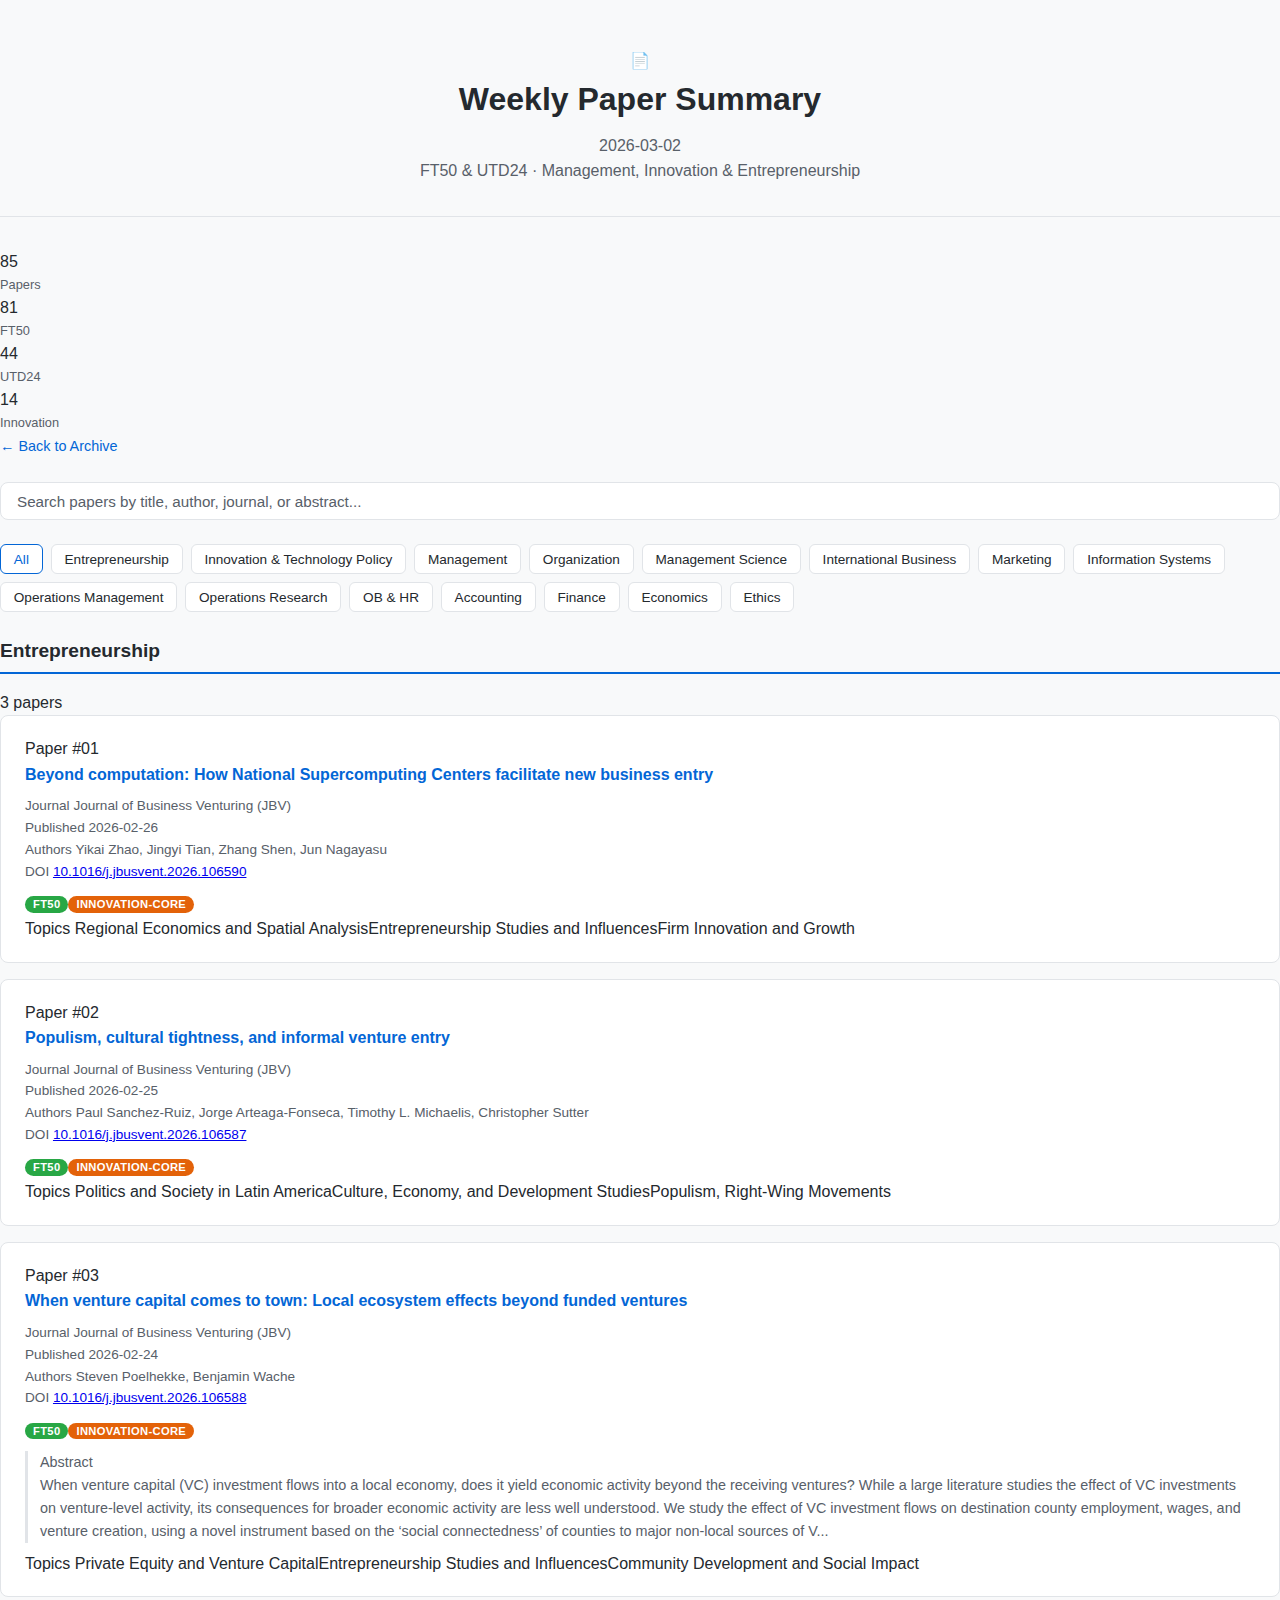
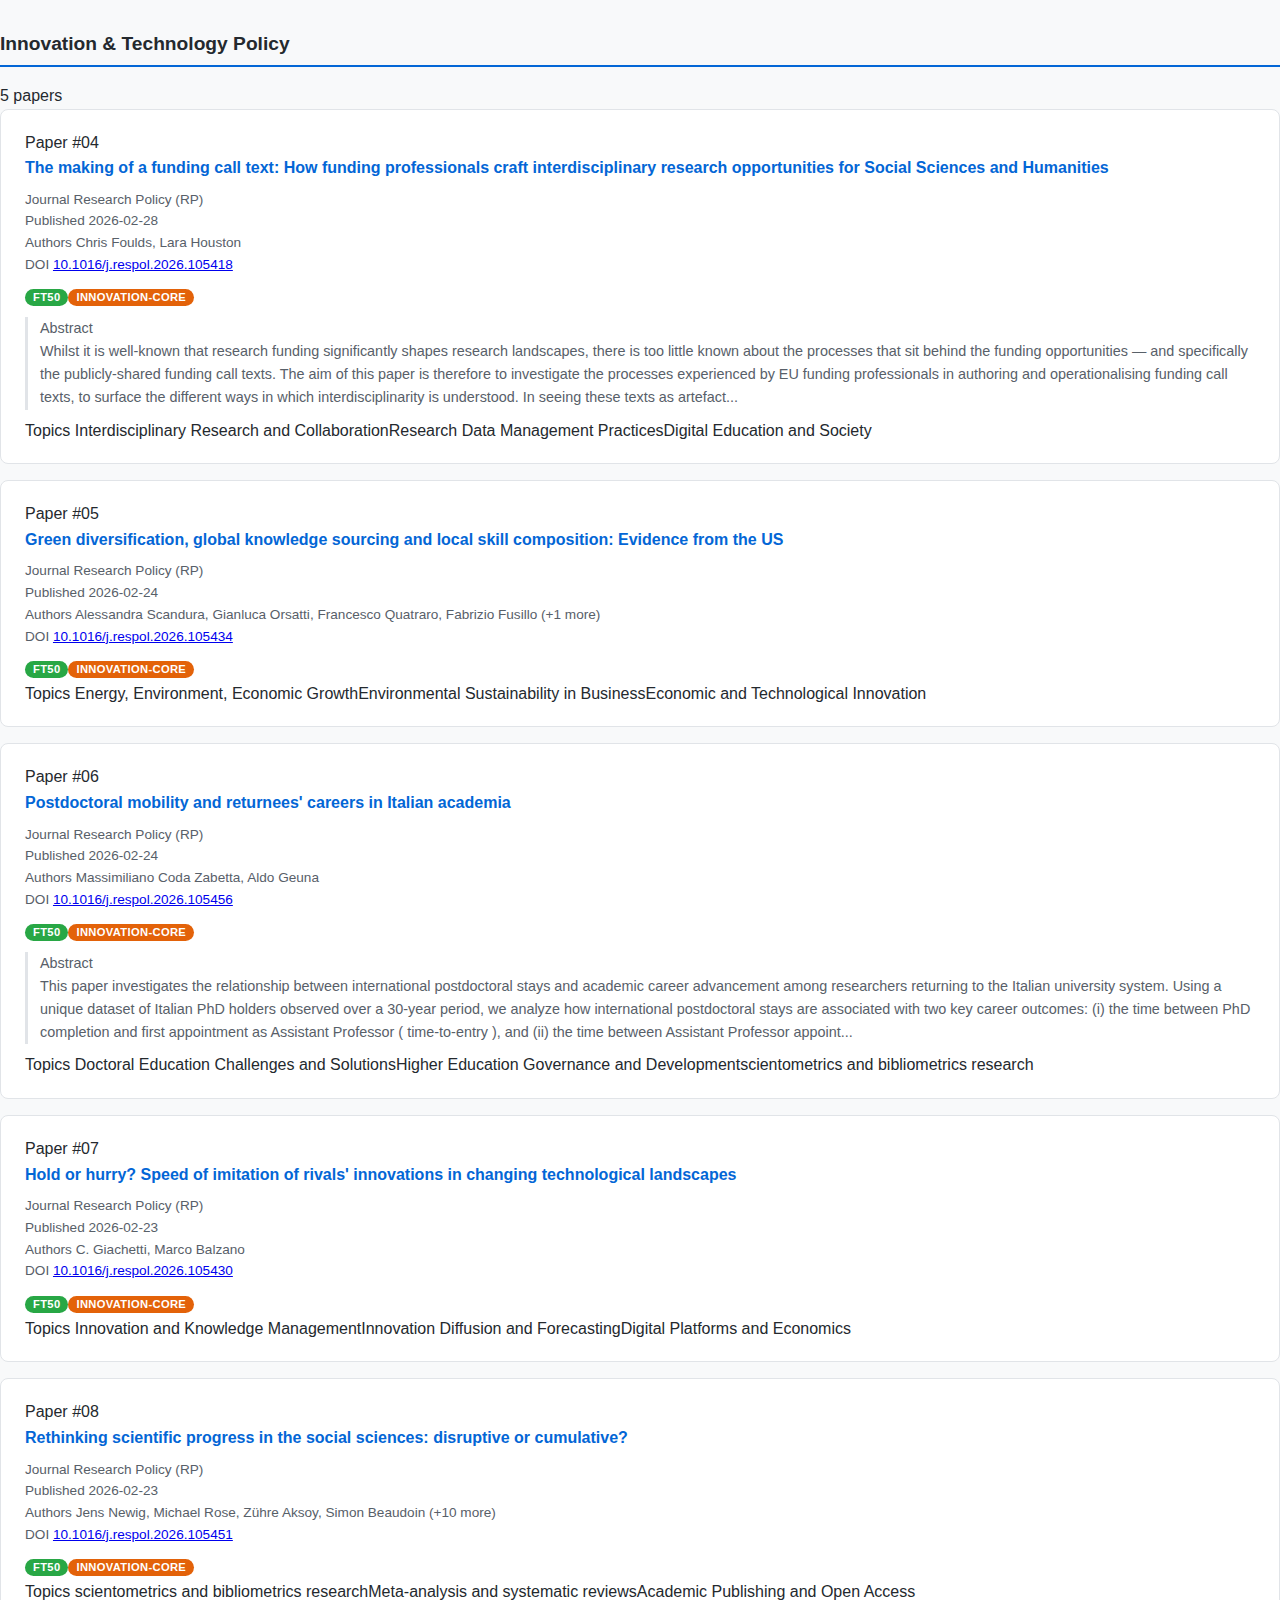
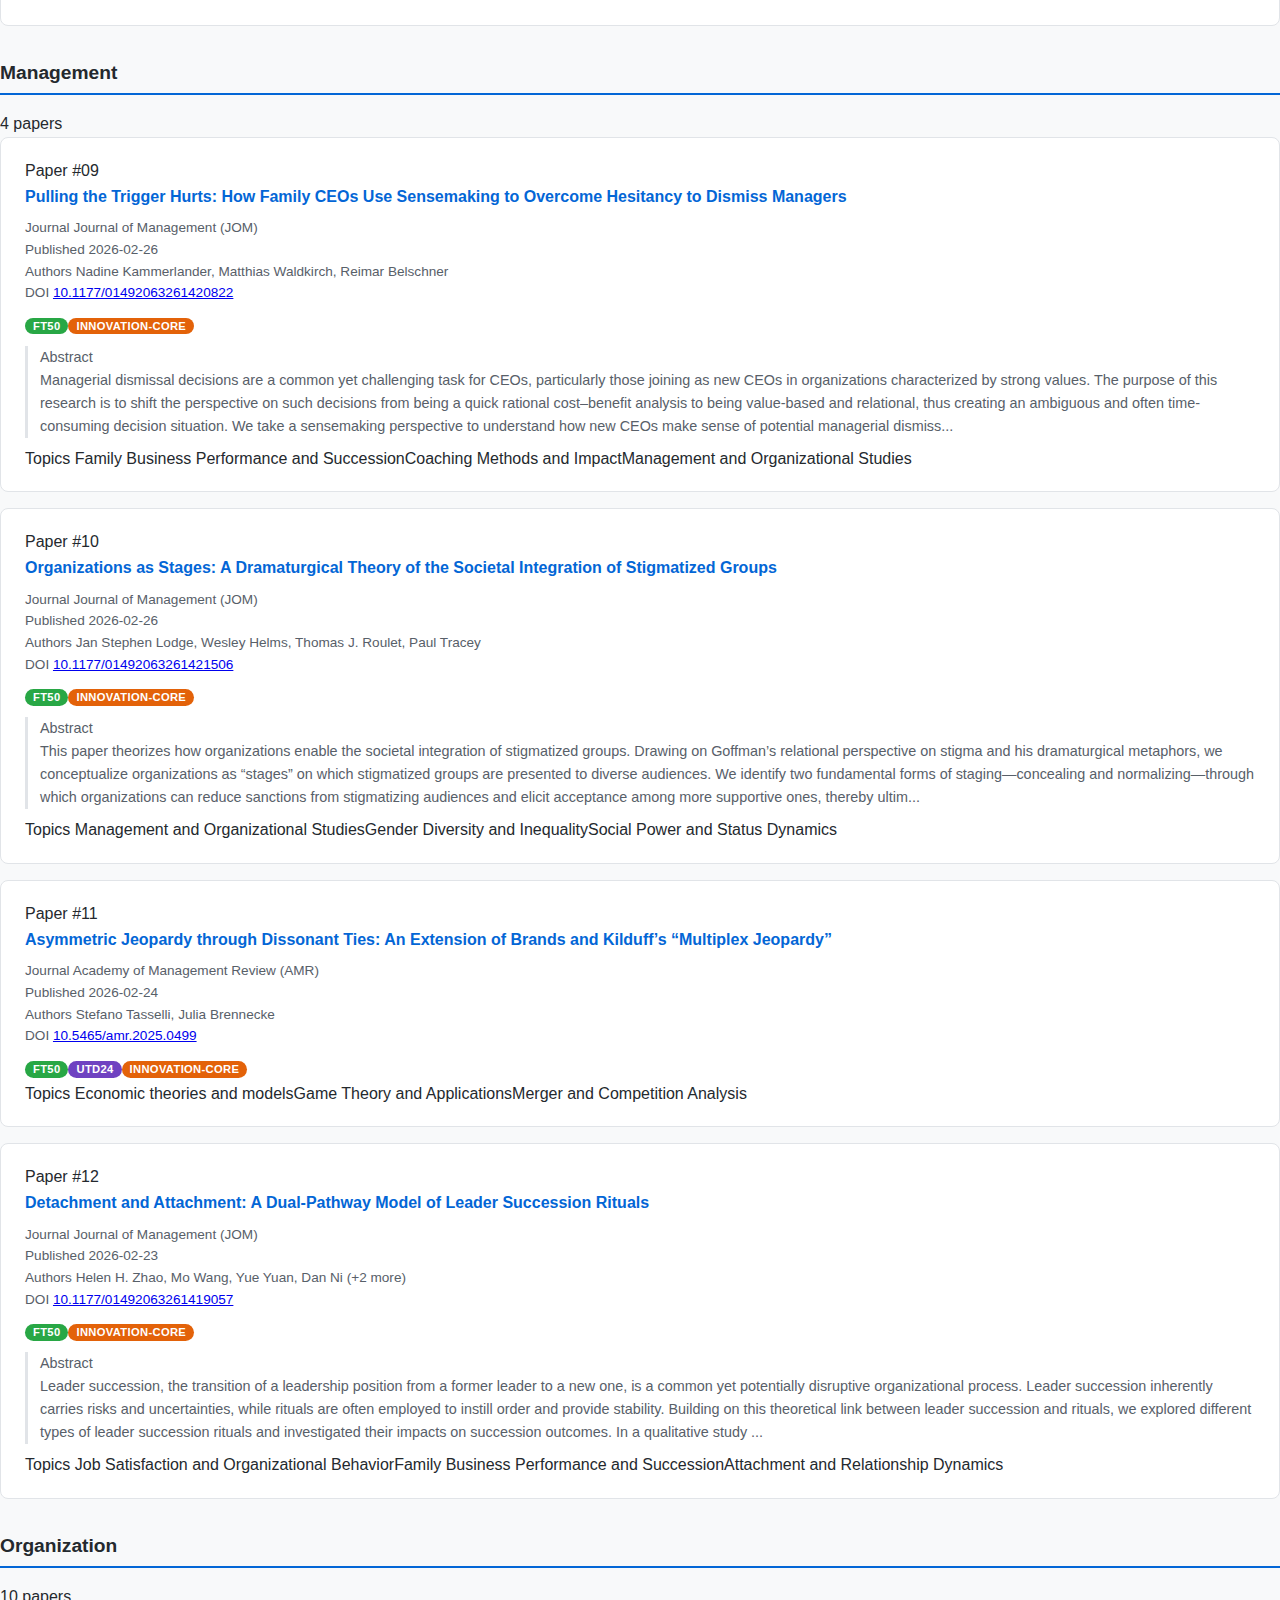
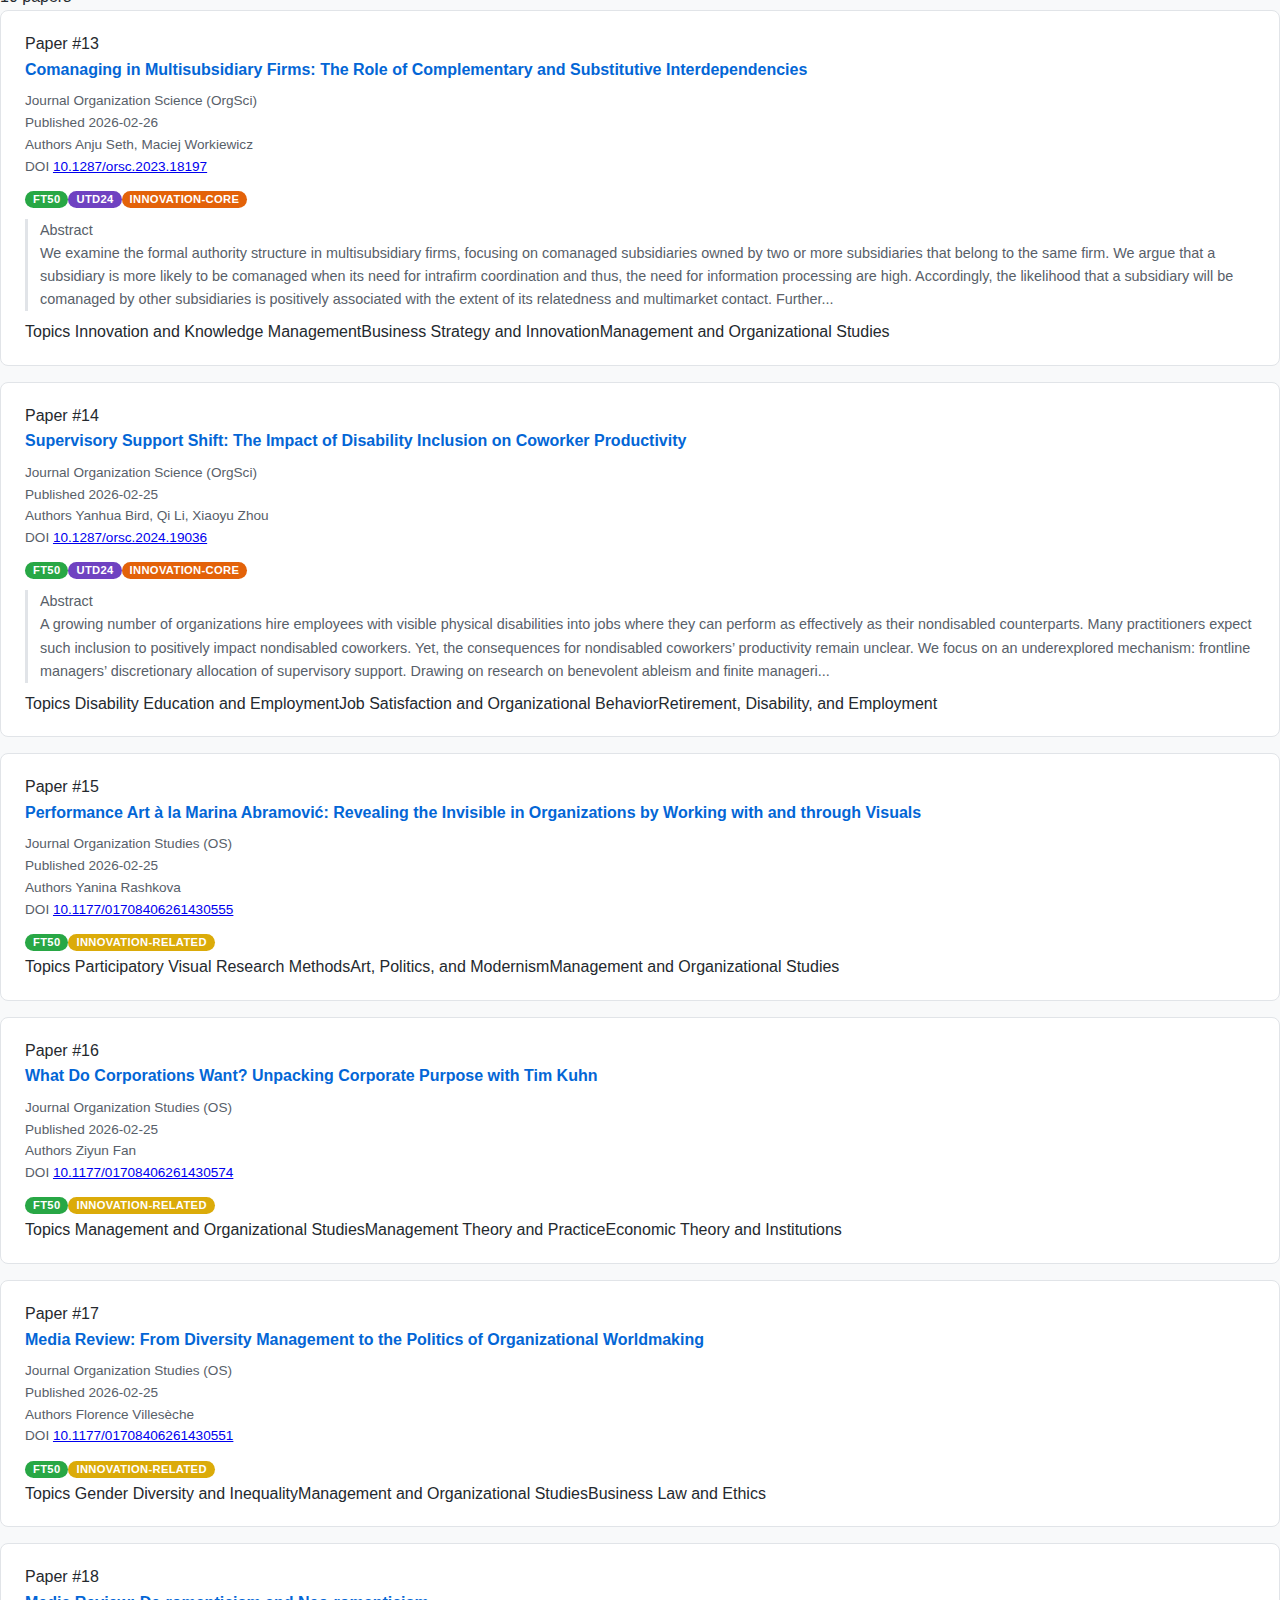
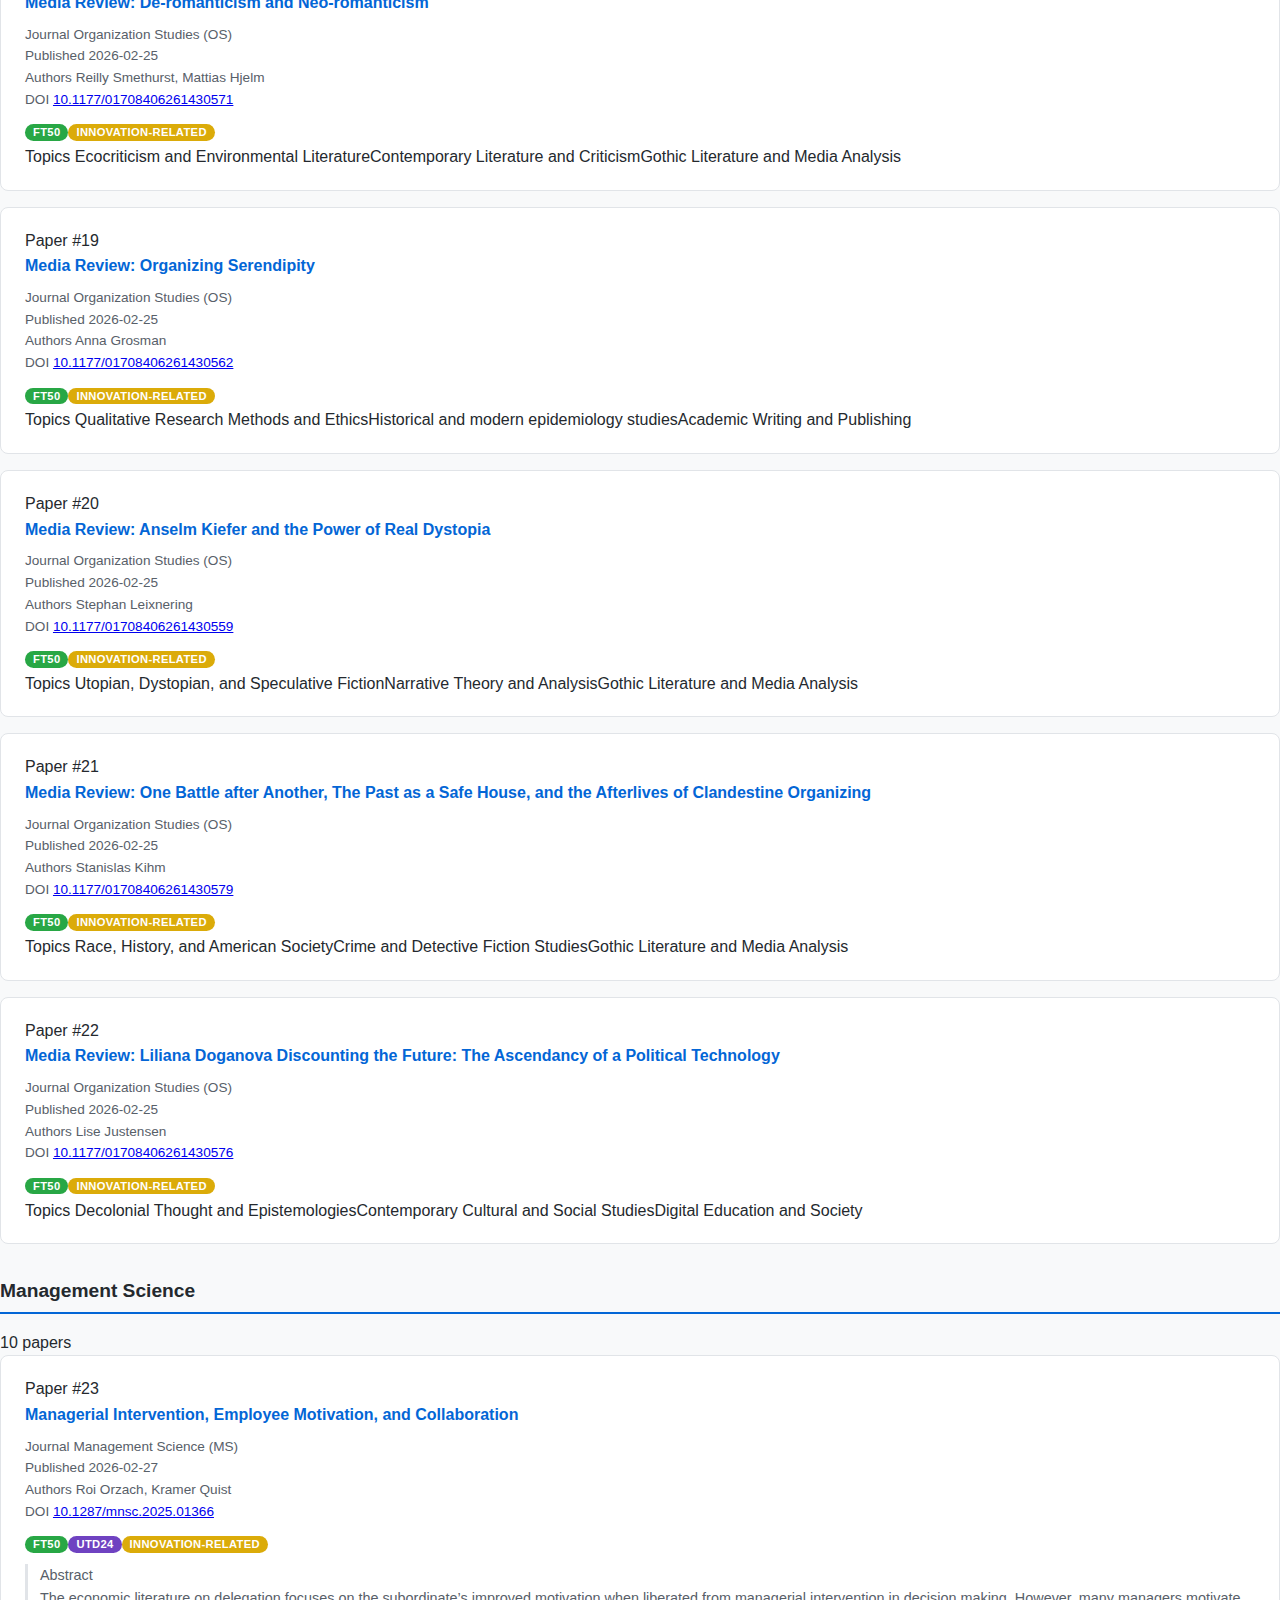
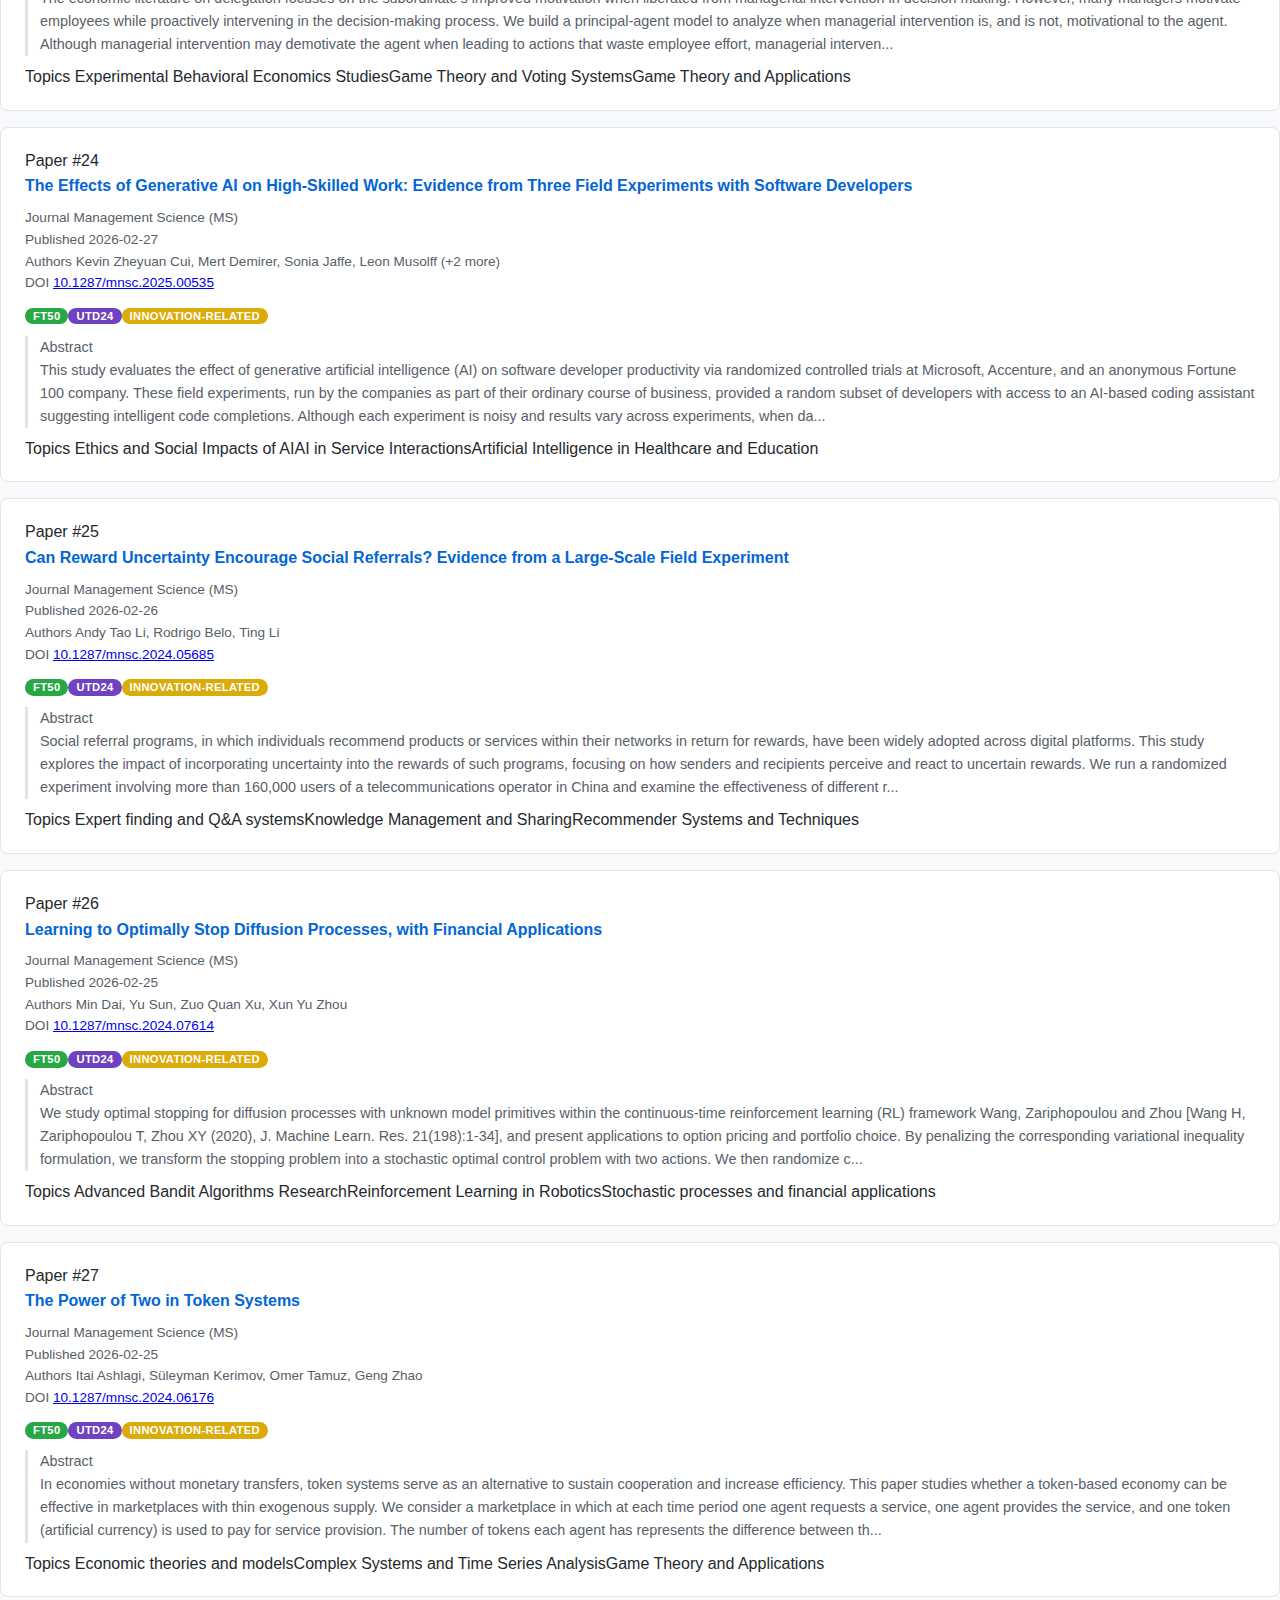
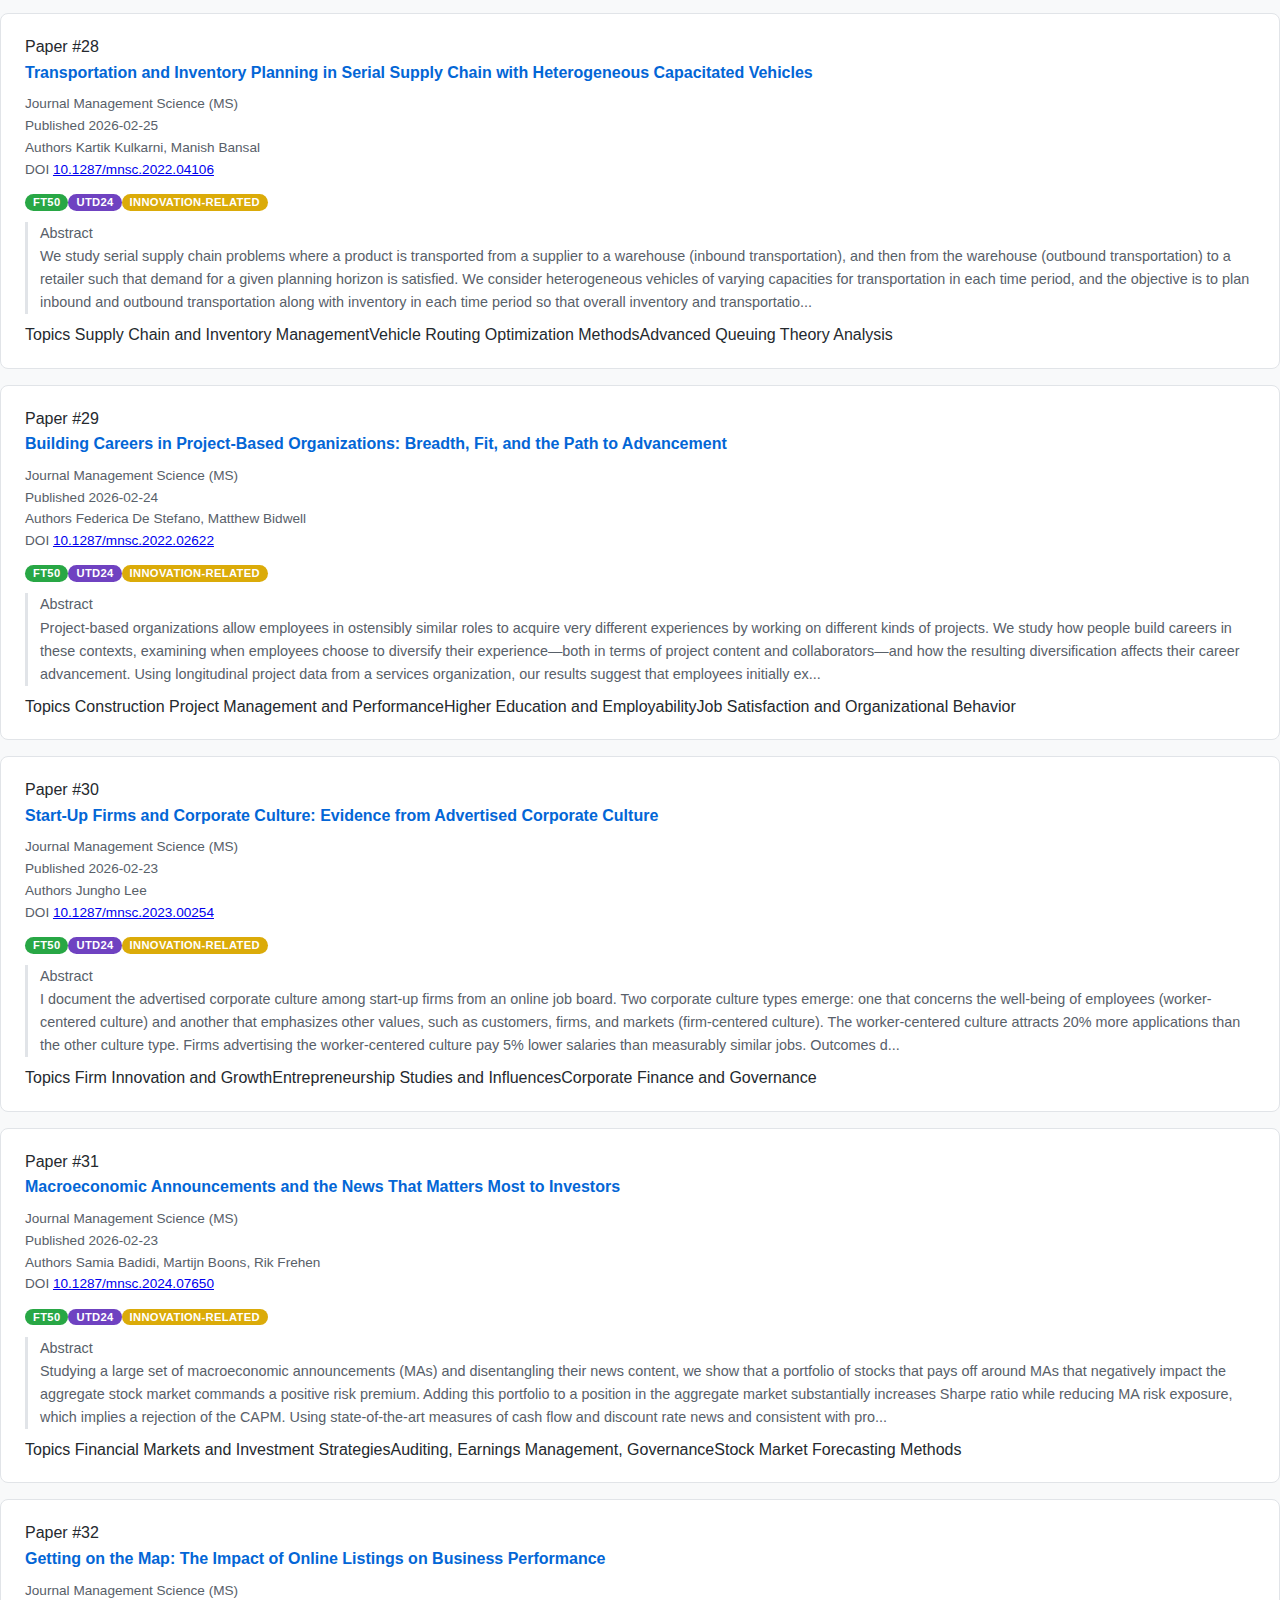
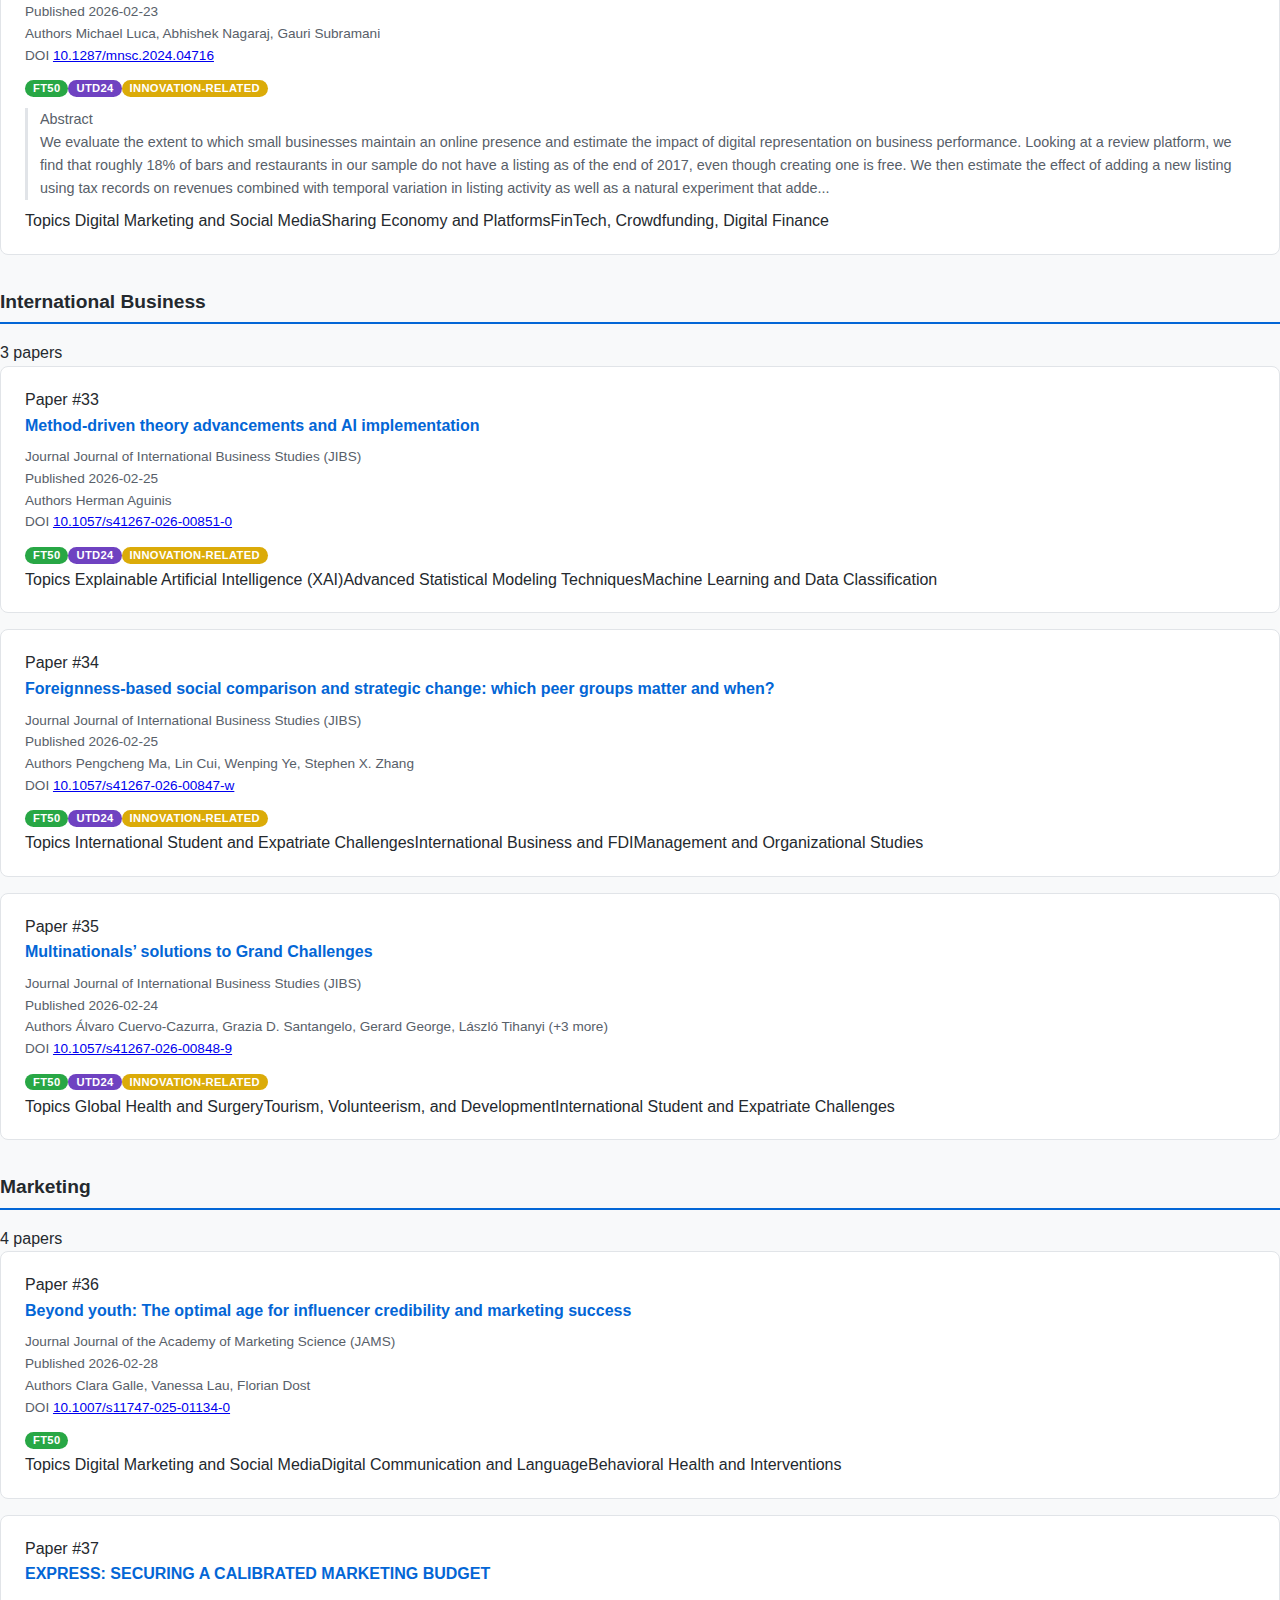
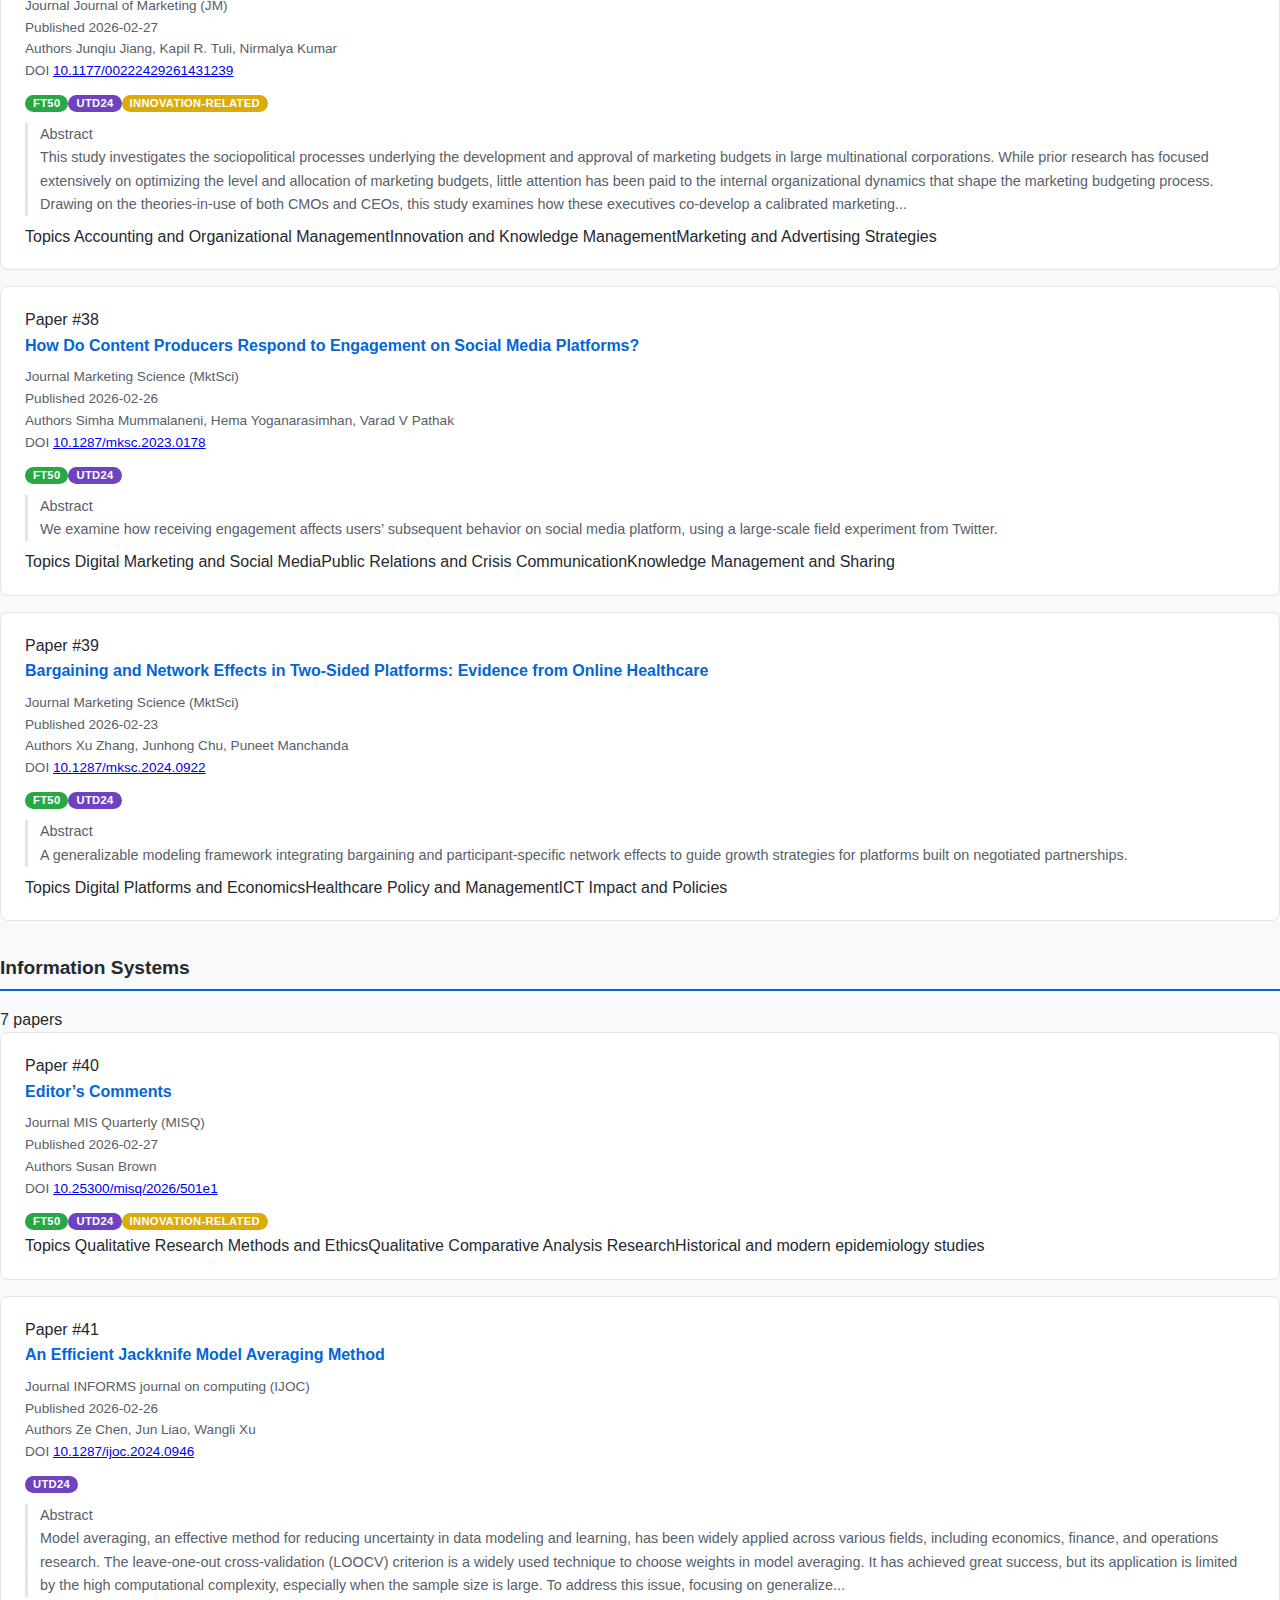
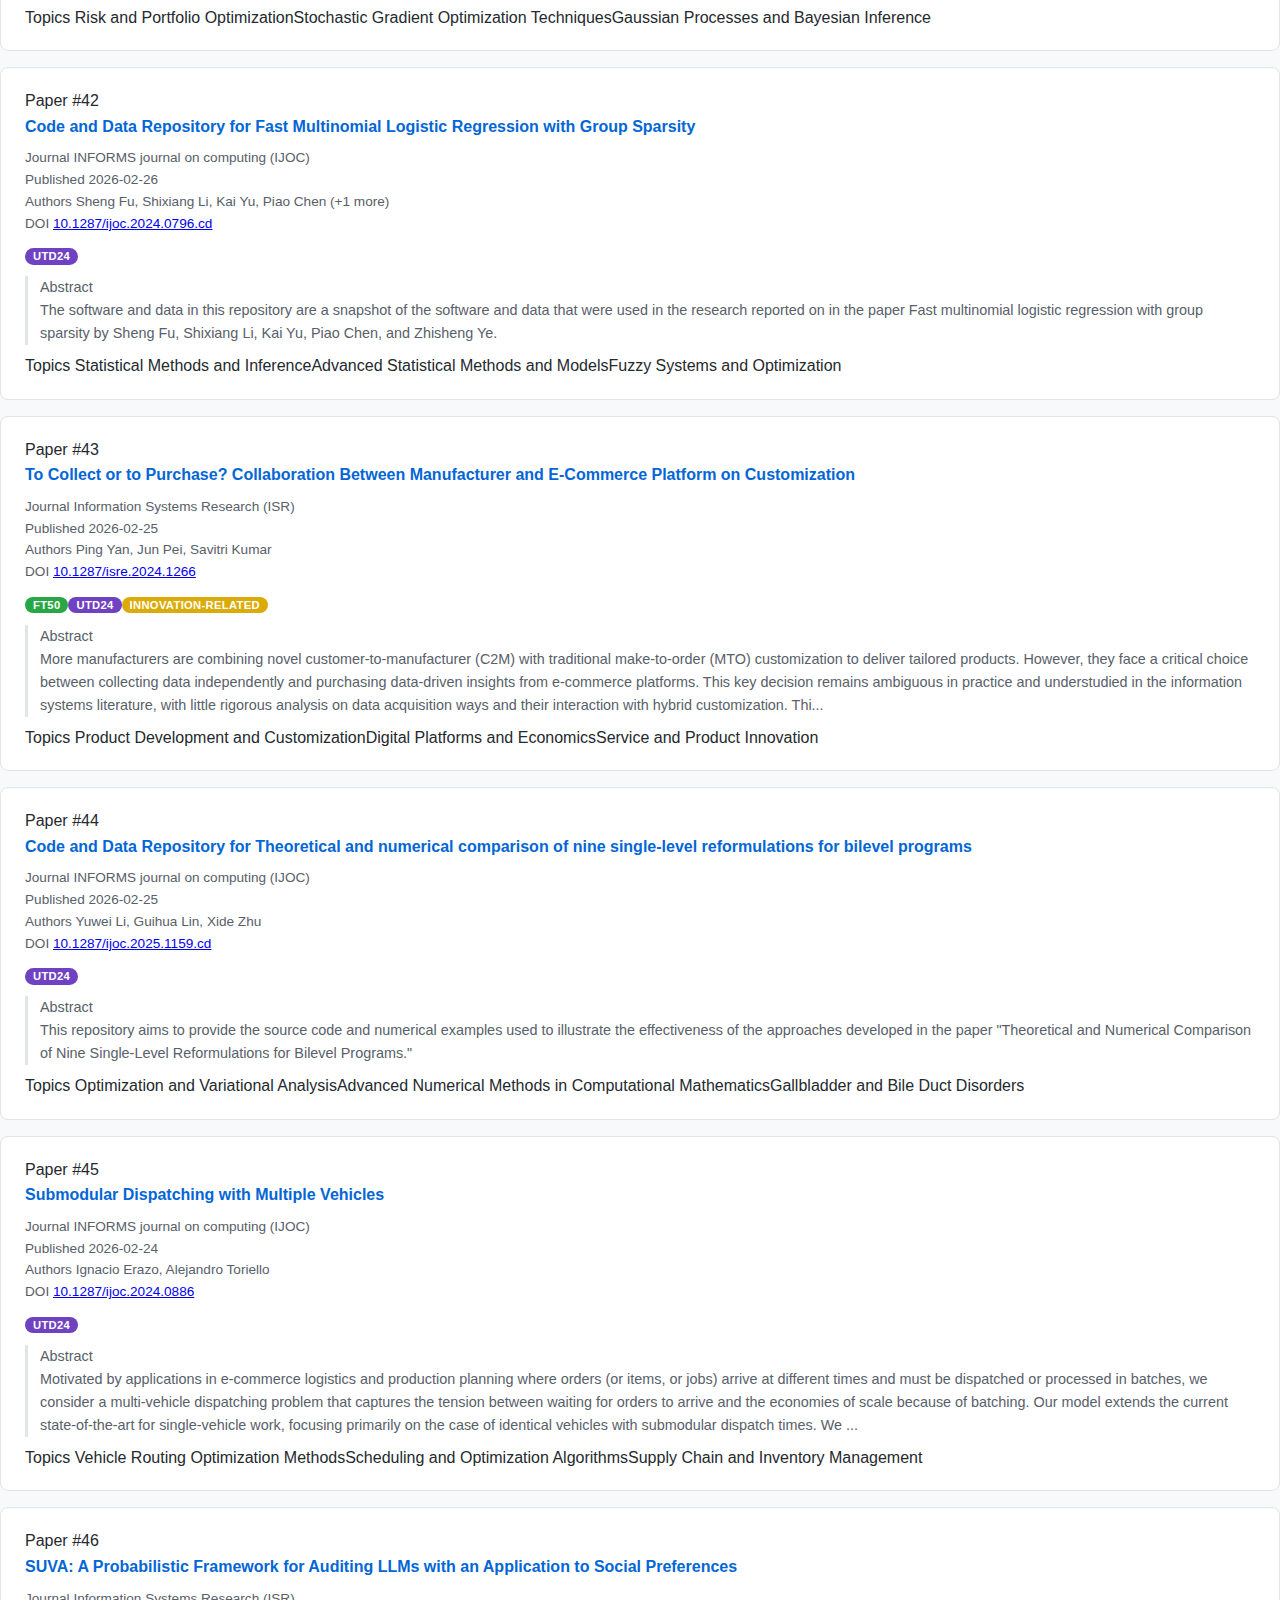
<file: docs/week/2026-03-02.html>
<!DOCTYPE html>
<html lang="en">
<head>
  <meta charset="UTF-8">
  <meta name="viewport" content="width=device-width, initial-scale=1.0">
  <title>Week of 2026-03-02 - AI Academia Bot</title>
  <link rel="stylesheet" href="../assets/style.css">
</head>
<body>
  <header class="header">
    <div class="header-content">
      <div class="header-icon">📄</div>
      <h1>Weekly Paper Summary</h1>
      <p class="header-date">2026-03-02</p>
      <p class="header-subtitle">FT50 & UTD24 · Management, Innovation & Entrepreneurship</p>
    </div>
  </header>

  <div class="stats-bar">
    <div class="stats-grid">
      <div class="stat-item">
        <div class="stat-number">85</div>
        <div class="stat-label">Papers</div>
      </div>
      <div class="stat-item">
        <div class="stat-number">81</div>
        <div class="stat-label">FT50</div>
      </div>
      <div class="stat-item">
        <div class="stat-number">44</div>
        <div class="stat-label">UTD24</div>
      </div>
      <div class="stat-item">
        <div class="stat-number">14</div>
        <div class="stat-label">Innovation</div>
      </div>
    </div>
  </div>

  <main class="main">
    <a href="../index.html" class="nav-back">← Back to Archive</a>

    <input type="text" class="search-box" placeholder="Search papers by title, author, journal, or abstract..." id="searchBox">

    <div class="filters">
      <button class="filter-btn active" data-filter="all">All</button><button class="filter-btn" data-filter="Entrepreneurship">Entrepreneurship</button><button class="filter-btn" data-filter="Innovation &amp; Technology Policy">Innovation &amp; Technology Policy</button><button class="filter-btn" data-filter="Management">Management</button><button class="filter-btn" data-filter="Organization">Organization</button><button class="filter-btn" data-filter="Management Science">Management Science</button><button class="filter-btn" data-filter="International Business">International Business</button><button class="filter-btn" data-filter="Marketing">Marketing</button><button class="filter-btn" data-filter="Information Systems">Information Systems</button><button class="filter-btn" data-filter="Operations Management">Operations Management</button><button class="filter-btn" data-filter="Operations Research">Operations Research</button><button class="filter-btn" data-filter="OB &amp; HR">OB &amp; HR</button><button class="filter-btn" data-filter="Accounting">Accounting</button><button class="filter-btn" data-filter="Finance">Finance</button><button class="filter-btn" data-filter="Economics">Economics</button><button class="filter-btn" data-filter="Ethics">Ethics</button>
    </div>

    <div id="paperList">
      
    <section class="category-section" data-category="Entrepreneurship">
      <div class="category-header">
        <span class="category-dot" style="background: var(--category-entre)"></span>
        <h2>Entrepreneurship</h2>
        <span class="category-count">3 papers</span>
      </div>
      
      <article class="paper-card">
        <div class="paper-title-bar">
          <div class="paper-index">Paper #01</div>
          <h3 class="paper-title"><a href="https://doi.org/10.1016/j.jbusvent.2026.106590" target="_blank" rel="noopener">Beyond computation: How National Supercomputing Centers facilitate new business entry</a></h3>
        </div>
        <div class="paper-meta">
          <div class="meta-item">
            <span class="meta-label">Journal</span>
            <span class="meta-value journal">Journal of Business Venturing (JBV)</span>
          </div>
          <div class="meta-item">
            <span class="meta-label">Published</span>
            <span class="meta-value">2026-02-26</span>
          </div>
          <div class="meta-item">
            <span class="meta-label">Authors</span>
            <span class="meta-value">Yikai Zhao, Jingyi Tian, Zhang Shen, Jun Nagayasu</span>
          </div>
          <div class="meta-item">
            <span class="meta-label">DOI</span>
            <span class="meta-value"><a href="https://doi.org/10.1016/j.jbusvent.2026.106590" target="_blank" rel="noopener">10.1016/j.jbusvent.2026.106590</a></span>
          </div>
        </div>
        
        <div class="paper-tags">
          <span class="tag tag-ft50">FT50</span><span class="tag tag-innovation">Innovation-Core</span>
        </div>
        
        
        <div class="paper-topics">
          <span class="topics-label">Topics</span>
          <span class="topic-chip">Regional Economics and Spatial Analysis</span><span class="topic-chip">Entrepreneurship Studies and Influences</span><span class="topic-chip">Firm Innovation and Growth</span>
        </div>
      </article>
      <article class="paper-card">
        <div class="paper-title-bar">
          <div class="paper-index">Paper #02</div>
          <h3 class="paper-title"><a href="https://doi.org/10.1016/j.jbusvent.2026.106587" target="_blank" rel="noopener">Populism, cultural tightness, and informal venture entry</a></h3>
        </div>
        <div class="paper-meta">
          <div class="meta-item">
            <span class="meta-label">Journal</span>
            <span class="meta-value journal">Journal of Business Venturing (JBV)</span>
          </div>
          <div class="meta-item">
            <span class="meta-label">Published</span>
            <span class="meta-value">2026-02-25</span>
          </div>
          <div class="meta-item">
            <span class="meta-label">Authors</span>
            <span class="meta-value">Paul Sanchez-Ruiz, Jorge Arteaga-Fonseca, Timothy L. Michaelis, Christopher Sutter</span>
          </div>
          <div class="meta-item">
            <span class="meta-label">DOI</span>
            <span class="meta-value"><a href="https://doi.org/10.1016/j.jbusvent.2026.106587" target="_blank" rel="noopener">10.1016/j.jbusvent.2026.106587</a></span>
          </div>
        </div>
        
        <div class="paper-tags">
          <span class="tag tag-ft50">FT50</span><span class="tag tag-innovation">Innovation-Core</span>
        </div>
        
        
        <div class="paper-topics">
          <span class="topics-label">Topics</span>
          <span class="topic-chip">Politics and Society in Latin America</span><span class="topic-chip">Culture, Economy, and Development Studies</span><span class="topic-chip">Populism, Right-Wing Movements</span>
        </div>
      </article>
      <article class="paper-card">
        <div class="paper-title-bar">
          <div class="paper-index">Paper #03</div>
          <h3 class="paper-title"><a href="https://doi.org/10.1016/j.jbusvent.2026.106588" target="_blank" rel="noopener">When venture capital comes to town: Local ecosystem effects beyond funded ventures</a></h3>
        </div>
        <div class="paper-meta">
          <div class="meta-item">
            <span class="meta-label">Journal</span>
            <span class="meta-value journal">Journal of Business Venturing (JBV)</span>
          </div>
          <div class="meta-item">
            <span class="meta-label">Published</span>
            <span class="meta-value">2026-02-24</span>
          </div>
          <div class="meta-item">
            <span class="meta-label">Authors</span>
            <span class="meta-value">Steven Poelhekke, Benjamin Wache</span>
          </div>
          <div class="meta-item">
            <span class="meta-label">DOI</span>
            <span class="meta-value"><a href="https://doi.org/10.1016/j.jbusvent.2026.106588" target="_blank" rel="noopener">10.1016/j.jbusvent.2026.106588</a></span>
          </div>
        </div>
        
        <div class="paper-tags">
          <span class="tag tag-ft50">FT50</span><span class="tag tag-innovation">Innovation-Core</span>
        </div>
        
        <div class="paper-abstract">
          <div class="abstract-label">Abstract</div>
          <p class="abstract-text">When venture capital (VC) investment flows into a local economy, does it yield economic activity beyond the receiving ventures? While a large literature studies the effect of VC investments on venture-level activity, its consequences for broader economic activity are less well understood. We study the effect of VC investment flows on destination county employment, wages, and venture creation, using a novel instrument based on the ‘social connectedness’ of counties to major non-local sources of V...</p>
        </div>
        
        <div class="paper-topics">
          <span class="topics-label">Topics</span>
          <span class="topic-chip">Private Equity and Venture Capital</span><span class="topic-chip">Entrepreneurship Studies and Influences</span><span class="topic-chip">Community Development and Social Impact</span>
        </div>
      </article>
    </section>
    <section class="category-section" data-category="Innovation &amp; Technology Policy">
      <div class="category-header">
        <span class="category-dot" style="background: var(--category-innov)"></span>
        <h2>Innovation &amp; Technology Policy</h2>
        <span class="category-count">5 papers</span>
      </div>
      
      <article class="paper-card">
        <div class="paper-title-bar">
          <div class="paper-index">Paper #04</div>
          <h3 class="paper-title"><a href="https://doi.org/10.1016/j.respol.2026.105418" target="_blank" rel="noopener">The making of a funding call text: How funding professionals craft interdisciplinary research opportunities for Social Sciences and Humanities</a></h3>
        </div>
        <div class="paper-meta">
          <div class="meta-item">
            <span class="meta-label">Journal</span>
            <span class="meta-value journal">Research Policy (RP)</span>
          </div>
          <div class="meta-item">
            <span class="meta-label">Published</span>
            <span class="meta-value">2026-02-28</span>
          </div>
          <div class="meta-item">
            <span class="meta-label">Authors</span>
            <span class="meta-value">Chris Foulds, Lara Houston</span>
          </div>
          <div class="meta-item">
            <span class="meta-label">DOI</span>
            <span class="meta-value"><a href="https://doi.org/10.1016/j.respol.2026.105418" target="_blank" rel="noopener">10.1016/j.respol.2026.105418</a></span>
          </div>
        </div>
        
        <div class="paper-tags">
          <span class="tag tag-ft50">FT50</span><span class="tag tag-innovation">Innovation-Core</span>
        </div>
        
        <div class="paper-abstract">
          <div class="abstract-label">Abstract</div>
          <p class="abstract-text">Whilst it is well-known that research funding significantly shapes research landscapes, there is too little known about the processes that sit behind the funding opportunities — and specifically the publicly-shared funding call texts. The aim of this paper is therefore to investigate the processes experienced by EU funding professionals in authoring and operationalising funding call texts, to surface the different ways in which interdisciplinarity is understood. In seeing these texts as artefact...</p>
        </div>
        
        <div class="paper-topics">
          <span class="topics-label">Topics</span>
          <span class="topic-chip">Interdisciplinary Research and Collaboration</span><span class="topic-chip">Research Data Management Practices</span><span class="topic-chip">Digital Education and Society</span>
        </div>
      </article>
      <article class="paper-card">
        <div class="paper-title-bar">
          <div class="paper-index">Paper #05</div>
          <h3 class="paper-title"><a href="https://doi.org/10.1016/j.respol.2026.105434" target="_blank" rel="noopener">Green diversification, global knowledge sourcing and local skill composition: Evidence from the US</a></h3>
        </div>
        <div class="paper-meta">
          <div class="meta-item">
            <span class="meta-label">Journal</span>
            <span class="meta-value journal">Research Policy (RP)</span>
          </div>
          <div class="meta-item">
            <span class="meta-label">Published</span>
            <span class="meta-value">2026-02-24</span>
          </div>
          <div class="meta-item">
            <span class="meta-label">Authors</span>
            <span class="meta-value">Alessandra Scandura, Gianluca Orsatti, Francesco Quatraro, Fabrizio Fusillo (+1 more)</span>
          </div>
          <div class="meta-item">
            <span class="meta-label">DOI</span>
            <span class="meta-value"><a href="https://doi.org/10.1016/j.respol.2026.105434" target="_blank" rel="noopener">10.1016/j.respol.2026.105434</a></span>
          </div>
        </div>
        
        <div class="paper-tags">
          <span class="tag tag-ft50">FT50</span><span class="tag tag-innovation">Innovation-Core</span>
        </div>
        
        
        <div class="paper-topics">
          <span class="topics-label">Topics</span>
          <span class="topic-chip">Energy, Environment, Economic Growth</span><span class="topic-chip">Environmental Sustainability in Business</span><span class="topic-chip">Economic and Technological Innovation</span>
        </div>
      </article>
      <article class="paper-card">
        <div class="paper-title-bar">
          <div class="paper-index">Paper #06</div>
          <h3 class="paper-title"><a href="https://doi.org/10.1016/j.respol.2026.105456" target="_blank" rel="noopener">Postdoctoral mobility and returnees&#x27; careers in Italian academia</a></h3>
        </div>
        <div class="paper-meta">
          <div class="meta-item">
            <span class="meta-label">Journal</span>
            <span class="meta-value journal">Research Policy (RP)</span>
          </div>
          <div class="meta-item">
            <span class="meta-label">Published</span>
            <span class="meta-value">2026-02-24</span>
          </div>
          <div class="meta-item">
            <span class="meta-label">Authors</span>
            <span class="meta-value">Massimiliano Coda Zabetta, Aldo Geuna</span>
          </div>
          <div class="meta-item">
            <span class="meta-label">DOI</span>
            <span class="meta-value"><a href="https://doi.org/10.1016/j.respol.2026.105456" target="_blank" rel="noopener">10.1016/j.respol.2026.105456</a></span>
          </div>
        </div>
        
        <div class="paper-tags">
          <span class="tag tag-ft50">FT50</span><span class="tag tag-innovation">Innovation-Core</span>
        </div>
        
        <div class="paper-abstract">
          <div class="abstract-label">Abstract</div>
          <p class="abstract-text">This paper investigates the relationship between international postdoctoral stays and academic career advancement among researchers returning to the Italian university system. Using a unique dataset of Italian PhD holders observed over a 30-year period, we analyze how international postdoctoral stays are associated with two key career outcomes: (i) the time between PhD completion and first appointment as Assistant Professor ( time-to-entry ), and (ii) the time between Assistant Professor appoint...</p>
        </div>
        
        <div class="paper-topics">
          <span class="topics-label">Topics</span>
          <span class="topic-chip">Doctoral Education Challenges and Solutions</span><span class="topic-chip">Higher Education Governance and Development</span><span class="topic-chip">scientometrics and bibliometrics research</span>
        </div>
      </article>
      <article class="paper-card">
        <div class="paper-title-bar">
          <div class="paper-index">Paper #07</div>
          <h3 class="paper-title"><a href="https://doi.org/10.1016/j.respol.2026.105430" target="_blank" rel="noopener">Hold or hurry? Speed of imitation of rivals&#x27; innovations in changing technological landscapes</a></h3>
        </div>
        <div class="paper-meta">
          <div class="meta-item">
            <span class="meta-label">Journal</span>
            <span class="meta-value journal">Research Policy (RP)</span>
          </div>
          <div class="meta-item">
            <span class="meta-label">Published</span>
            <span class="meta-value">2026-02-23</span>
          </div>
          <div class="meta-item">
            <span class="meta-label">Authors</span>
            <span class="meta-value">C. Giachetti, Marco Balzano</span>
          </div>
          <div class="meta-item">
            <span class="meta-label">DOI</span>
            <span class="meta-value"><a href="https://doi.org/10.1016/j.respol.2026.105430" target="_blank" rel="noopener">10.1016/j.respol.2026.105430</a></span>
          </div>
        </div>
        
        <div class="paper-tags">
          <span class="tag tag-ft50">FT50</span><span class="tag tag-innovation">Innovation-Core</span>
        </div>
        
        
        <div class="paper-topics">
          <span class="topics-label">Topics</span>
          <span class="topic-chip">Innovation and Knowledge Management</span><span class="topic-chip">Innovation Diffusion and Forecasting</span><span class="topic-chip">Digital Platforms and Economics</span>
        </div>
      </article>
      <article class="paper-card">
        <div class="paper-title-bar">
          <div class="paper-index">Paper #08</div>
          <h3 class="paper-title"><a href="https://doi.org/10.1016/j.respol.2026.105451" target="_blank" rel="noopener">Rethinking scientific progress in the social sciences: disruptive or cumulative?</a></h3>
        </div>
        <div class="paper-meta">
          <div class="meta-item">
            <span class="meta-label">Journal</span>
            <span class="meta-value journal">Research Policy (RP)</span>
          </div>
          <div class="meta-item">
            <span class="meta-label">Published</span>
            <span class="meta-value">2026-02-23</span>
          </div>
          <div class="meta-item">
            <span class="meta-label">Authors</span>
            <span class="meta-value">Jens Newig, Michael Rose, Zühre Aksoy, Simon Beaudoin (+10 more)</span>
          </div>
          <div class="meta-item">
            <span class="meta-label">DOI</span>
            <span class="meta-value"><a href="https://doi.org/10.1016/j.respol.2026.105451" target="_blank" rel="noopener">10.1016/j.respol.2026.105451</a></span>
          </div>
        </div>
        
        <div class="paper-tags">
          <span class="tag tag-ft50">FT50</span><span class="tag tag-innovation">Innovation-Core</span>
        </div>
        
        
        <div class="paper-topics">
          <span class="topics-label">Topics</span>
          <span class="topic-chip">scientometrics and bibliometrics research</span><span class="topic-chip">Meta-analysis and systematic reviews</span><span class="topic-chip">Academic Publishing and Open Access</span>
        </div>
      </article>
    </section>
    <section class="category-section" data-category="Management">
      <div class="category-header">
        <span class="category-dot" style="background: var(--category-mgmt)"></span>
        <h2>Management</h2>
        <span class="category-count">4 papers</span>
      </div>
      
      <article class="paper-card">
        <div class="paper-title-bar">
          <div class="paper-index">Paper #09</div>
          <h3 class="paper-title"><a href="https://doi.org/10.1177/01492063261420822" target="_blank" rel="noopener">Pulling the Trigger Hurts: How Family CEOs Use Sensemaking to Overcome Hesitancy to Dismiss Managers</a></h3>
        </div>
        <div class="paper-meta">
          <div class="meta-item">
            <span class="meta-label">Journal</span>
            <span class="meta-value journal">Journal of Management (JOM)</span>
          </div>
          <div class="meta-item">
            <span class="meta-label">Published</span>
            <span class="meta-value">2026-02-26</span>
          </div>
          <div class="meta-item">
            <span class="meta-label">Authors</span>
            <span class="meta-value">Nadine Kammerlander, Matthias Waldkirch, Reimar Belschner</span>
          </div>
          <div class="meta-item">
            <span class="meta-label">DOI</span>
            <span class="meta-value"><a href="https://doi.org/10.1177/01492063261420822" target="_blank" rel="noopener">10.1177/01492063261420822</a></span>
          </div>
        </div>
        
        <div class="paper-tags">
          <span class="tag tag-ft50">FT50</span><span class="tag tag-innovation">Innovation-Core</span>
        </div>
        
        <div class="paper-abstract">
          <div class="abstract-label">Abstract</div>
          <p class="abstract-text">Managerial dismissal decisions are a common yet challenging task for CEOs, particularly those joining as new CEOs in organizations characterized by strong values. The purpose of this research is to shift the perspective on such decisions from being a quick rational cost–benefit analysis to being value-based and relational, thus creating an ambiguous and often time-consuming decision situation. We take a sensemaking perspective to understand how new CEOs make sense of potential managerial dismiss...</p>
        </div>
        
        <div class="paper-topics">
          <span class="topics-label">Topics</span>
          <span class="topic-chip">Family Business Performance and Succession</span><span class="topic-chip">Coaching Methods and Impact</span><span class="topic-chip">Management and Organizational Studies</span>
        </div>
      </article>
      <article class="paper-card">
        <div class="paper-title-bar">
          <div class="paper-index">Paper #10</div>
          <h3 class="paper-title"><a href="https://doi.org/10.1177/01492063261421506" target="_blank" rel="noopener">Organizations as Stages: A Dramaturgical Theory of the Societal Integration of Stigmatized Groups</a></h3>
        </div>
        <div class="paper-meta">
          <div class="meta-item">
            <span class="meta-label">Journal</span>
            <span class="meta-value journal">Journal of Management (JOM)</span>
          </div>
          <div class="meta-item">
            <span class="meta-label">Published</span>
            <span class="meta-value">2026-02-26</span>
          </div>
          <div class="meta-item">
            <span class="meta-label">Authors</span>
            <span class="meta-value">Jan Stephen Lodge, Wesley Helms, Thomas J. Roulet, Paul Tracey</span>
          </div>
          <div class="meta-item">
            <span class="meta-label">DOI</span>
            <span class="meta-value"><a href="https://doi.org/10.1177/01492063261421506" target="_blank" rel="noopener">10.1177/01492063261421506</a></span>
          </div>
        </div>
        
        <div class="paper-tags">
          <span class="tag tag-ft50">FT50</span><span class="tag tag-innovation">Innovation-Core</span>
        </div>
        
        <div class="paper-abstract">
          <div class="abstract-label">Abstract</div>
          <p class="abstract-text">This paper theorizes how organizations enable the societal integration of stigmatized groups. Drawing on Goffman’s relational perspective on stigma and his dramaturgical metaphors, we conceptualize organizations as “stages” on which stigmatized groups are presented to diverse audiences. We identify two fundamental forms of staging—concealing and normalizing—through which organizations can reduce sanctions from stigmatizing audiences and elicit acceptance among more supportive ones, thereby ultim...</p>
        </div>
        
        <div class="paper-topics">
          <span class="topics-label">Topics</span>
          <span class="topic-chip">Management and Organizational Studies</span><span class="topic-chip">Gender Diversity and Inequality</span><span class="topic-chip">Social Power and Status Dynamics</span>
        </div>
      </article>
      <article class="paper-card">
        <div class="paper-title-bar">
          <div class="paper-index">Paper #11</div>
          <h3 class="paper-title"><a href="https://doi.org/10.5465/amr.2025.0499" target="_blank" rel="noopener">Asymmetric Jeopardy through Dissonant Ties: An Extension of Brands and Kilduff’s “Multiplex Jeopardy”</a></h3>
        </div>
        <div class="paper-meta">
          <div class="meta-item">
            <span class="meta-label">Journal</span>
            <span class="meta-value journal">Academy of Management Review (AMR)</span>
          </div>
          <div class="meta-item">
            <span class="meta-label">Published</span>
            <span class="meta-value">2026-02-24</span>
          </div>
          <div class="meta-item">
            <span class="meta-label">Authors</span>
            <span class="meta-value">Stefano Tasselli, Julia Brennecke</span>
          </div>
          <div class="meta-item">
            <span class="meta-label">DOI</span>
            <span class="meta-value"><a href="https://doi.org/10.5465/amr.2025.0499" target="_blank" rel="noopener">10.5465/amr.2025.0499</a></span>
          </div>
        </div>
        
        <div class="paper-tags">
          <span class="tag tag-ft50">FT50</span><span class="tag tag-utd24">UTD24</span><span class="tag tag-innovation">Innovation-Core</span>
        </div>
        
        
        <div class="paper-topics">
          <span class="topics-label">Topics</span>
          <span class="topic-chip">Economic theories and models</span><span class="topic-chip">Game Theory and Applications</span><span class="topic-chip">Merger and Competition Analysis</span>
        </div>
      </article>
      <article class="paper-card">
        <div class="paper-title-bar">
          <div class="paper-index">Paper #12</div>
          <h3 class="paper-title"><a href="https://doi.org/10.1177/01492063261419057" target="_blank" rel="noopener">Detachment and Attachment: A Dual-Pathway Model of Leader Succession Rituals</a></h3>
        </div>
        <div class="paper-meta">
          <div class="meta-item">
            <span class="meta-label">Journal</span>
            <span class="meta-value journal">Journal of Management (JOM)</span>
          </div>
          <div class="meta-item">
            <span class="meta-label">Published</span>
            <span class="meta-value">2026-02-23</span>
          </div>
          <div class="meta-item">
            <span class="meta-label">Authors</span>
            <span class="meta-value">Helen H. Zhao, Mo Wang, Yue Yuan, Dan Ni (+2 more)</span>
          </div>
          <div class="meta-item">
            <span class="meta-label">DOI</span>
            <span class="meta-value"><a href="https://doi.org/10.1177/01492063261419057" target="_blank" rel="noopener">10.1177/01492063261419057</a></span>
          </div>
        </div>
        
        <div class="paper-tags">
          <span class="tag tag-ft50">FT50</span><span class="tag tag-innovation">Innovation-Core</span>
        </div>
        
        <div class="paper-abstract">
          <div class="abstract-label">Abstract</div>
          <p class="abstract-text">Leader succession, the transition of a leadership position from a former leader to a new one, is a common yet potentially disruptive organizational process. Leader succession inherently carries risks and uncertainties, while rituals are often employed to instill order and provide stability. Building on this theoretical link between leader succession and rituals, we explored different types of leader succession rituals and investigated their impacts on succession outcomes. In a qualitative study ...</p>
        </div>
        
        <div class="paper-topics">
          <span class="topics-label">Topics</span>
          <span class="topic-chip">Job Satisfaction and Organizational Behavior</span><span class="topic-chip">Family Business Performance and Succession</span><span class="topic-chip">Attachment and Relationship Dynamics</span>
        </div>
      </article>
    </section>
    <section class="category-section" data-category="Organization">
      <div class="category-header">
        <span class="category-dot" style="background: var(--category-org)"></span>
        <h2>Organization</h2>
        <span class="category-count">10 papers</span>
      </div>
      
      <article class="paper-card">
        <div class="paper-title-bar">
          <div class="paper-index">Paper #13</div>
          <h3 class="paper-title"><a href="https://doi.org/10.1287/orsc.2023.18197" target="_blank" rel="noopener">Comanaging in Multisubsidiary Firms: The Role of Complementary and Substitutive Interdependencies</a></h3>
        </div>
        <div class="paper-meta">
          <div class="meta-item">
            <span class="meta-label">Journal</span>
            <span class="meta-value journal">Organization Science (OrgSci)</span>
          </div>
          <div class="meta-item">
            <span class="meta-label">Published</span>
            <span class="meta-value">2026-02-26</span>
          </div>
          <div class="meta-item">
            <span class="meta-label">Authors</span>
            <span class="meta-value">Anju Seth, Maciej Workiewicz</span>
          </div>
          <div class="meta-item">
            <span class="meta-label">DOI</span>
            <span class="meta-value"><a href="https://doi.org/10.1287/orsc.2023.18197" target="_blank" rel="noopener">10.1287/orsc.2023.18197</a></span>
          </div>
        </div>
        
        <div class="paper-tags">
          <span class="tag tag-ft50">FT50</span><span class="tag tag-utd24">UTD24</span><span class="tag tag-innovation">Innovation-Core</span>
        </div>
        
        <div class="paper-abstract">
          <div class="abstract-label">Abstract</div>
          <p class="abstract-text">We examine the formal authority structure in multisubsidiary firms, focusing on comanaged subsidiaries owned by two or more subsidiaries that belong to the same firm. We argue that a subsidiary is more likely to be comanaged when its need for intrafirm coordination and thus, the need for information processing are high. Accordingly, the likelihood that a subsidiary will be comanaged by other subsidiaries is positively associated with the extent of its relatedness and multimarket contact. Further...</p>
        </div>
        
        <div class="paper-topics">
          <span class="topics-label">Topics</span>
          <span class="topic-chip">Innovation and Knowledge Management</span><span class="topic-chip">Business Strategy and Innovation</span><span class="topic-chip">Management and Organizational Studies</span>
        </div>
      </article>
      <article class="paper-card">
        <div class="paper-title-bar">
          <div class="paper-index">Paper #14</div>
          <h3 class="paper-title"><a href="https://doi.org/10.1287/orsc.2024.19036" target="_blank" rel="noopener">Supervisory Support Shift: The Impact of Disability Inclusion on Coworker Productivity</a></h3>
        </div>
        <div class="paper-meta">
          <div class="meta-item">
            <span class="meta-label">Journal</span>
            <span class="meta-value journal">Organization Science (OrgSci)</span>
          </div>
          <div class="meta-item">
            <span class="meta-label">Published</span>
            <span class="meta-value">2026-02-25</span>
          </div>
          <div class="meta-item">
            <span class="meta-label">Authors</span>
            <span class="meta-value">Yanhua Bird, Qi Li, Xiaoyu Zhou</span>
          </div>
          <div class="meta-item">
            <span class="meta-label">DOI</span>
            <span class="meta-value"><a href="https://doi.org/10.1287/orsc.2024.19036" target="_blank" rel="noopener">10.1287/orsc.2024.19036</a></span>
          </div>
        </div>
        
        <div class="paper-tags">
          <span class="tag tag-ft50">FT50</span><span class="tag tag-utd24">UTD24</span><span class="tag tag-innovation">Innovation-Core</span>
        </div>
        
        <div class="paper-abstract">
          <div class="abstract-label">Abstract</div>
          <p class="abstract-text">A growing number of organizations hire employees with visible physical disabilities into jobs where they can perform as effectively as their nondisabled counterparts. Many practitioners expect such inclusion to positively impact nondisabled coworkers. Yet, the consequences for nondisabled coworkers’ productivity remain unclear. We focus on an underexplored mechanism: frontline managers’ discretionary allocation of supervisory support. Drawing on research on benevolent ableism and finite manageri...</p>
        </div>
        
        <div class="paper-topics">
          <span class="topics-label">Topics</span>
          <span class="topic-chip">Disability Education and Employment</span><span class="topic-chip">Job Satisfaction and Organizational Behavior</span><span class="topic-chip">Retirement, Disability, and Employment</span>
        </div>
      </article>
      <article class="paper-card">
        <div class="paper-title-bar">
          <div class="paper-index">Paper #15</div>
          <h3 class="paper-title"><a href="https://doi.org/10.1177/01708406261430555" target="_blank" rel="noopener">Performance Art à la Marina Abramović: Revealing the Invisible in Organizations by Working with and through Visuals</a></h3>
        </div>
        <div class="paper-meta">
          <div class="meta-item">
            <span class="meta-label">Journal</span>
            <span class="meta-value journal">Organization Studies (OS)</span>
          </div>
          <div class="meta-item">
            <span class="meta-label">Published</span>
            <span class="meta-value">2026-02-25</span>
          </div>
          <div class="meta-item">
            <span class="meta-label">Authors</span>
            <span class="meta-value">Yanina Rashkova</span>
          </div>
          <div class="meta-item">
            <span class="meta-label">DOI</span>
            <span class="meta-value"><a href="https://doi.org/10.1177/01708406261430555" target="_blank" rel="noopener">10.1177/01708406261430555</a></span>
          </div>
        </div>
        
        <div class="paper-tags">
          <span class="tag tag-ft50">FT50</span><span class="tag tag-medium">Innovation-Related</span>
        </div>
        
        
        <div class="paper-topics">
          <span class="topics-label">Topics</span>
          <span class="topic-chip">Participatory Visual Research Methods</span><span class="topic-chip">Art, Politics, and Modernism</span><span class="topic-chip">Management and Organizational Studies</span>
        </div>
      </article>
      <article class="paper-card">
        <div class="paper-title-bar">
          <div class="paper-index">Paper #16</div>
          <h3 class="paper-title"><a href="https://doi.org/10.1177/01708406261430574" target="_blank" rel="noopener">What Do Corporations Want? Unpacking Corporate Purpose with Tim Kuhn</a></h3>
        </div>
        <div class="paper-meta">
          <div class="meta-item">
            <span class="meta-label">Journal</span>
            <span class="meta-value journal">Organization Studies (OS)</span>
          </div>
          <div class="meta-item">
            <span class="meta-label">Published</span>
            <span class="meta-value">2026-02-25</span>
          </div>
          <div class="meta-item">
            <span class="meta-label">Authors</span>
            <span class="meta-value">Ziyun Fan</span>
          </div>
          <div class="meta-item">
            <span class="meta-label">DOI</span>
            <span class="meta-value"><a href="https://doi.org/10.1177/01708406261430574" target="_blank" rel="noopener">10.1177/01708406261430574</a></span>
          </div>
        </div>
        
        <div class="paper-tags">
          <span class="tag tag-ft50">FT50</span><span class="tag tag-medium">Innovation-Related</span>
        </div>
        
        
        <div class="paper-topics">
          <span class="topics-label">Topics</span>
          <span class="topic-chip">Management and Organizational Studies</span><span class="topic-chip">Management Theory and Practice</span><span class="topic-chip">Economic Theory and Institutions</span>
        </div>
      </article>
      <article class="paper-card">
        <div class="paper-title-bar">
          <div class="paper-index">Paper #17</div>
          <h3 class="paper-title"><a href="https://doi.org/10.1177/01708406261430551" target="_blank" rel="noopener">Media Review: From Diversity Management to the Politics of Organizational Worldmaking</a></h3>
        </div>
        <div class="paper-meta">
          <div class="meta-item">
            <span class="meta-label">Journal</span>
            <span class="meta-value journal">Organization Studies (OS)</span>
          </div>
          <div class="meta-item">
            <span class="meta-label">Published</span>
            <span class="meta-value">2026-02-25</span>
          </div>
          <div class="meta-item">
            <span class="meta-label">Authors</span>
            <span class="meta-value">Florence Villesèche</span>
          </div>
          <div class="meta-item">
            <span class="meta-label">DOI</span>
            <span class="meta-value"><a href="https://doi.org/10.1177/01708406261430551" target="_blank" rel="noopener">10.1177/01708406261430551</a></span>
          </div>
        </div>
        
        <div class="paper-tags">
          <span class="tag tag-ft50">FT50</span><span class="tag tag-medium">Innovation-Related</span>
        </div>
        
        
        <div class="paper-topics">
          <span class="topics-label">Topics</span>
          <span class="topic-chip">Gender Diversity and Inequality</span><span class="topic-chip">Management and Organizational Studies</span><span class="topic-chip">Business Law and Ethics</span>
        </div>
      </article>
      <article class="paper-card">
        <div class="paper-title-bar">
          <div class="paper-index">Paper #18</div>
          <h3 class="paper-title"><a href="https://doi.org/10.1177/01708406261430571" target="_blank" rel="noopener">Media Review: De-romanticism and Neo-romanticism</a></h3>
        </div>
        <div class="paper-meta">
          <div class="meta-item">
            <span class="meta-label">Journal</span>
            <span class="meta-value journal">Organization Studies (OS)</span>
          </div>
          <div class="meta-item">
            <span class="meta-label">Published</span>
            <span class="meta-value">2026-02-25</span>
          </div>
          <div class="meta-item">
            <span class="meta-label">Authors</span>
            <span class="meta-value">Reilly Smethurst, Mattias Hjelm</span>
          </div>
          <div class="meta-item">
            <span class="meta-label">DOI</span>
            <span class="meta-value"><a href="https://doi.org/10.1177/01708406261430571" target="_blank" rel="noopener">10.1177/01708406261430571</a></span>
          </div>
        </div>
        
        <div class="paper-tags">
          <span class="tag tag-ft50">FT50</span><span class="tag tag-medium">Innovation-Related</span>
        </div>
        
        
        <div class="paper-topics">
          <span class="topics-label">Topics</span>
          <span class="topic-chip">Ecocriticism and Environmental Literature</span><span class="topic-chip">Contemporary Literature and Criticism</span><span class="topic-chip">Gothic Literature and Media Analysis</span>
        </div>
      </article>
      <article class="paper-card">
        <div class="paper-title-bar">
          <div class="paper-index">Paper #19</div>
          <h3 class="paper-title"><a href="https://doi.org/10.1177/01708406261430562" target="_blank" rel="noopener">Media Review: Organizing Serendipity</a></h3>
        </div>
        <div class="paper-meta">
          <div class="meta-item">
            <span class="meta-label">Journal</span>
            <span class="meta-value journal">Organization Studies (OS)</span>
          </div>
          <div class="meta-item">
            <span class="meta-label">Published</span>
            <span class="meta-value">2026-02-25</span>
          </div>
          <div class="meta-item">
            <span class="meta-label">Authors</span>
            <span class="meta-value">Anna Grosman</span>
          </div>
          <div class="meta-item">
            <span class="meta-label">DOI</span>
            <span class="meta-value"><a href="https://doi.org/10.1177/01708406261430562" target="_blank" rel="noopener">10.1177/01708406261430562</a></span>
          </div>
        </div>
        
        <div class="paper-tags">
          <span class="tag tag-ft50">FT50</span><span class="tag tag-medium">Innovation-Related</span>
        </div>
        
        
        <div class="paper-topics">
          <span class="topics-label">Topics</span>
          <span class="topic-chip">Qualitative Research Methods and Ethics</span><span class="topic-chip">Historical and modern epidemiology studies</span><span class="topic-chip">Academic Writing and Publishing</span>
        </div>
      </article>
      <article class="paper-card">
        <div class="paper-title-bar">
          <div class="paper-index">Paper #20</div>
          <h3 class="paper-title"><a href="https://doi.org/10.1177/01708406261430559" target="_blank" rel="noopener">Media Review: Anselm Kiefer and the Power of Real Dystopia</a></h3>
        </div>
        <div class="paper-meta">
          <div class="meta-item">
            <span class="meta-label">Journal</span>
            <span class="meta-value journal">Organization Studies (OS)</span>
          </div>
          <div class="meta-item">
            <span class="meta-label">Published</span>
            <span class="meta-value">2026-02-25</span>
          </div>
          <div class="meta-item">
            <span class="meta-label">Authors</span>
            <span class="meta-value">Stephan Leixnering</span>
          </div>
          <div class="meta-item">
            <span class="meta-label">DOI</span>
            <span class="meta-value"><a href="https://doi.org/10.1177/01708406261430559" target="_blank" rel="noopener">10.1177/01708406261430559</a></span>
          </div>
        </div>
        
        <div class="paper-tags">
          <span class="tag tag-ft50">FT50</span><span class="tag tag-medium">Innovation-Related</span>
        </div>
        
        
        <div class="paper-topics">
          <span class="topics-label">Topics</span>
          <span class="topic-chip">Utopian, Dystopian, and Speculative Fiction</span><span class="topic-chip">Narrative Theory and Analysis</span><span class="topic-chip">Gothic Literature and Media Analysis</span>
        </div>
      </article>
      <article class="paper-card">
        <div class="paper-title-bar">
          <div class="paper-index">Paper #21</div>
          <h3 class="paper-title"><a href="https://doi.org/10.1177/01708406261430579" target="_blank" rel="noopener">Media Review: One Battle after Another, The Past as a Safe House, and the Afterlives of Clandestine Organizing</a></h3>
        </div>
        <div class="paper-meta">
          <div class="meta-item">
            <span class="meta-label">Journal</span>
            <span class="meta-value journal">Organization Studies (OS)</span>
          </div>
          <div class="meta-item">
            <span class="meta-label">Published</span>
            <span class="meta-value">2026-02-25</span>
          </div>
          <div class="meta-item">
            <span class="meta-label">Authors</span>
            <span class="meta-value">Stanislas Kihm</span>
          </div>
          <div class="meta-item">
            <span class="meta-label">DOI</span>
            <span class="meta-value"><a href="https://doi.org/10.1177/01708406261430579" target="_blank" rel="noopener">10.1177/01708406261430579</a></span>
          </div>
        </div>
        
        <div class="paper-tags">
          <span class="tag tag-ft50">FT50</span><span class="tag tag-medium">Innovation-Related</span>
        </div>
        
        
        <div class="paper-topics">
          <span class="topics-label">Topics</span>
          <span class="topic-chip">Race, History, and American Society</span><span class="topic-chip">Crime and Detective Fiction Studies</span><span class="topic-chip">Gothic Literature and Media Analysis</span>
        </div>
      </article>
      <article class="paper-card">
        <div class="paper-title-bar">
          <div class="paper-index">Paper #22</div>
          <h3 class="paper-title"><a href="https://doi.org/10.1177/01708406261430576" target="_blank" rel="noopener">Media Review: Liliana Doganova Discounting the Future: The Ascendancy of a Political Technology</a></h3>
        </div>
        <div class="paper-meta">
          <div class="meta-item">
            <span class="meta-label">Journal</span>
            <span class="meta-value journal">Organization Studies (OS)</span>
          </div>
          <div class="meta-item">
            <span class="meta-label">Published</span>
            <span class="meta-value">2026-02-25</span>
          </div>
          <div class="meta-item">
            <span class="meta-label">Authors</span>
            <span class="meta-value">Lise Justensen</span>
          </div>
          <div class="meta-item">
            <span class="meta-label">DOI</span>
            <span class="meta-value"><a href="https://doi.org/10.1177/01708406261430576" target="_blank" rel="noopener">10.1177/01708406261430576</a></span>
          </div>
        </div>
        
        <div class="paper-tags">
          <span class="tag tag-ft50">FT50</span><span class="tag tag-medium">Innovation-Related</span>
        </div>
        
        
        <div class="paper-topics">
          <span class="topics-label">Topics</span>
          <span class="topic-chip">Decolonial Thought and Epistemologies</span><span class="topic-chip">Contemporary Cultural and Social Studies</span><span class="topic-chip">Digital Education and Society</span>
        </div>
      </article>
    </section>
    <section class="category-section" data-category="Management Science">
      <div class="category-header">
        <span class="category-dot" style="background: var(--category-mgmt)"></span>
        <h2>Management Science</h2>
        <span class="category-count">10 papers</span>
      </div>
      
      <article class="paper-card">
        <div class="paper-title-bar">
          <div class="paper-index">Paper #23</div>
          <h3 class="paper-title"><a href="https://doi.org/10.1287/mnsc.2025.01366" target="_blank" rel="noopener">Managerial Intervention, Employee Motivation, and Collaboration</a></h3>
        </div>
        <div class="paper-meta">
          <div class="meta-item">
            <span class="meta-label">Journal</span>
            <span class="meta-value journal">Management Science (MS)</span>
          </div>
          <div class="meta-item">
            <span class="meta-label">Published</span>
            <span class="meta-value">2026-02-27</span>
          </div>
          <div class="meta-item">
            <span class="meta-label">Authors</span>
            <span class="meta-value">Roi Orzach, Kramer Quist</span>
          </div>
          <div class="meta-item">
            <span class="meta-label">DOI</span>
            <span class="meta-value"><a href="https://doi.org/10.1287/mnsc.2025.01366" target="_blank" rel="noopener">10.1287/mnsc.2025.01366</a></span>
          </div>
        </div>
        
        <div class="paper-tags">
          <span class="tag tag-ft50">FT50</span><span class="tag tag-utd24">UTD24</span><span class="tag tag-medium">Innovation-Related</span>
        </div>
        
        <div class="paper-abstract">
          <div class="abstract-label">Abstract</div>
          <p class="abstract-text">The economic literature on delegation focuses on the subordinate’s improved motivation when liberated from managerial intervention in decision making. However, many managers motivate employees while proactively intervening in the decision-making process. We build a principal-agent model to analyze when managerial intervention is, and is not, motivational to the agent. Although managerial intervention may demotivate the agent when leading to actions that waste employee effort, managerial interven...</p>
        </div>
        
        <div class="paper-topics">
          <span class="topics-label">Topics</span>
          <span class="topic-chip">Experimental Behavioral Economics Studies</span><span class="topic-chip">Game Theory and Voting Systems</span><span class="topic-chip">Game Theory and Applications</span>
        </div>
      </article>
      <article class="paper-card">
        <div class="paper-title-bar">
          <div class="paper-index">Paper #24</div>
          <h3 class="paper-title"><a href="https://doi.org/10.1287/mnsc.2025.00535" target="_blank" rel="noopener">The Effects of Generative AI on High-Skilled Work: Evidence from Three Field Experiments with Software Developers</a></h3>
        </div>
        <div class="paper-meta">
          <div class="meta-item">
            <span class="meta-label">Journal</span>
            <span class="meta-value journal">Management Science (MS)</span>
          </div>
          <div class="meta-item">
            <span class="meta-label">Published</span>
            <span class="meta-value">2026-02-27</span>
          </div>
          <div class="meta-item">
            <span class="meta-label">Authors</span>
            <span class="meta-value">Kevin Zheyuan Cui, Mert Demirer, Sonia Jaffe, Leon Musolff (+2 more)</span>
          </div>
          <div class="meta-item">
            <span class="meta-label">DOI</span>
            <span class="meta-value"><a href="https://doi.org/10.1287/mnsc.2025.00535" target="_blank" rel="noopener">10.1287/mnsc.2025.00535</a></span>
          </div>
        </div>
        
        <div class="paper-tags">
          <span class="tag tag-ft50">FT50</span><span class="tag tag-utd24">UTD24</span><span class="tag tag-medium">Innovation-Related</span>
        </div>
        
        <div class="paper-abstract">
          <div class="abstract-label">Abstract</div>
          <p class="abstract-text">This study evaluates the effect of generative artificial intelligence (AI) on software developer productivity via randomized controlled trials at Microsoft, Accenture, and an anonymous Fortune 100 company. These field experiments, run by the companies as part of their ordinary course of business, provided a random subset of developers with access to an AI-based coding assistant suggesting intelligent code completions. Although each experiment is noisy and results vary across experiments, when da...</p>
        </div>
        
        <div class="paper-topics">
          <span class="topics-label">Topics</span>
          <span class="topic-chip">Ethics and Social Impacts of AI</span><span class="topic-chip">AI in Service Interactions</span><span class="topic-chip">Artificial Intelligence in Healthcare and Education</span>
        </div>
      </article>
      <article class="paper-card">
        <div class="paper-title-bar">
          <div class="paper-index">Paper #25</div>
          <h3 class="paper-title"><a href="https://doi.org/10.1287/mnsc.2024.05685" target="_blank" rel="noopener">Can Reward Uncertainty Encourage Social Referrals? Evidence from a Large-Scale Field Experiment</a></h3>
        </div>
        <div class="paper-meta">
          <div class="meta-item">
            <span class="meta-label">Journal</span>
            <span class="meta-value journal">Management Science (MS)</span>
          </div>
          <div class="meta-item">
            <span class="meta-label">Published</span>
            <span class="meta-value">2026-02-26</span>
          </div>
          <div class="meta-item">
            <span class="meta-label">Authors</span>
            <span class="meta-value">Andy Tao Li, Rodrigo Belo, Ting Li</span>
          </div>
          <div class="meta-item">
            <span class="meta-label">DOI</span>
            <span class="meta-value"><a href="https://doi.org/10.1287/mnsc.2024.05685" target="_blank" rel="noopener">10.1287/mnsc.2024.05685</a></span>
          </div>
        </div>
        
        <div class="paper-tags">
          <span class="tag tag-ft50">FT50</span><span class="tag tag-utd24">UTD24</span><span class="tag tag-medium">Innovation-Related</span>
        </div>
        
        <div class="paper-abstract">
          <div class="abstract-label">Abstract</div>
          <p class="abstract-text">Social referral programs, in which individuals recommend products or services within their networks in return for rewards, have been widely adopted across digital platforms. This study explores the impact of incorporating uncertainty into the rewards of such programs, focusing on how senders and recipients perceive and react to uncertain rewards. We run a randomized experiment involving more than 160,000 users of a telecommunications operator in China and examine the effectiveness of different r...</p>
        </div>
        
        <div class="paper-topics">
          <span class="topics-label">Topics</span>
          <span class="topic-chip">Expert finding and Q&amp;A systems</span><span class="topic-chip">Knowledge Management and Sharing</span><span class="topic-chip">Recommender Systems and Techniques</span>
        </div>
      </article>
      <article class="paper-card">
        <div class="paper-title-bar">
          <div class="paper-index">Paper #26</div>
          <h3 class="paper-title"><a href="https://doi.org/10.1287/mnsc.2024.07614" target="_blank" rel="noopener">Learning to Optimally Stop Diffusion Processes, with Financial Applications</a></h3>
        </div>
        <div class="paper-meta">
          <div class="meta-item">
            <span class="meta-label">Journal</span>
            <span class="meta-value journal">Management Science (MS)</span>
          </div>
          <div class="meta-item">
            <span class="meta-label">Published</span>
            <span class="meta-value">2026-02-25</span>
          </div>
          <div class="meta-item">
            <span class="meta-label">Authors</span>
            <span class="meta-value">Min Dai, Yu Sun, Zuo Quan Xu, Xun Yu Zhou</span>
          </div>
          <div class="meta-item">
            <span class="meta-label">DOI</span>
            <span class="meta-value"><a href="https://doi.org/10.1287/mnsc.2024.07614" target="_blank" rel="noopener">10.1287/mnsc.2024.07614</a></span>
          </div>
        </div>
        
        <div class="paper-tags">
          <span class="tag tag-ft50">FT50</span><span class="tag tag-utd24">UTD24</span><span class="tag tag-medium">Innovation-Related</span>
        </div>
        
        <div class="paper-abstract">
          <div class="abstract-label">Abstract</div>
          <p class="abstract-text">We study optimal stopping for diffusion processes with unknown model primitives within the continuous-time reinforcement learning (RL) framework Wang, Zariphopoulou and Zhou [Wang H, Zariphopoulou T, Zhou XY (2020), J. Machine Learn. Res. 21(198):1-34], and present applications to option pricing and portfolio choice. By penalizing the corresponding variational inequality formulation, we transform the stopping problem into a stochastic optimal control problem with two actions. We then randomize c...</p>
        </div>
        
        <div class="paper-topics">
          <span class="topics-label">Topics</span>
          <span class="topic-chip">Advanced Bandit Algorithms Research</span><span class="topic-chip">Reinforcement Learning in Robotics</span><span class="topic-chip">Stochastic processes and financial applications</span>
        </div>
      </article>
      <article class="paper-card">
        <div class="paper-title-bar">
          <div class="paper-index">Paper #27</div>
          <h3 class="paper-title"><a href="https://doi.org/10.1287/mnsc.2024.06176" target="_blank" rel="noopener">The Power of Two in Token Systems</a></h3>
        </div>
        <div class="paper-meta">
          <div class="meta-item">
            <span class="meta-label">Journal</span>
            <span class="meta-value journal">Management Science (MS)</span>
          </div>
          <div class="meta-item">
            <span class="meta-label">Published</span>
            <span class="meta-value">2026-02-25</span>
          </div>
          <div class="meta-item">
            <span class="meta-label">Authors</span>
            <span class="meta-value">Itai Ashlagi, Süleyman Kerimov, Omer Tamuz, Geng Zhao</span>
          </div>
          <div class="meta-item">
            <span class="meta-label">DOI</span>
            <span class="meta-value"><a href="https://doi.org/10.1287/mnsc.2024.06176" target="_blank" rel="noopener">10.1287/mnsc.2024.06176</a></span>
          </div>
        </div>
        
        <div class="paper-tags">
          <span class="tag tag-ft50">FT50</span><span class="tag tag-utd24">UTD24</span><span class="tag tag-medium">Innovation-Related</span>
        </div>
        
        <div class="paper-abstract">
          <div class="abstract-label">Abstract</div>
          <p class="abstract-text">In economies without monetary transfers, token systems serve as an alternative to sustain cooperation and increase efficiency. This paper studies whether a token-based economy can be effective in marketplaces with thin exogenous supply. We consider a marketplace in which at each time period one agent requests a service, one agent provides the service, and one token (artificial currency) is used to pay for service provision. The number of tokens each agent has represents the difference between th...</p>
        </div>
        
        <div class="paper-topics">
          <span class="topics-label">Topics</span>
          <span class="topic-chip">Economic theories and models</span><span class="topic-chip">Complex Systems and Time Series Analysis</span><span class="topic-chip">Game Theory and Applications</span>
        </div>
      </article>
      <article class="paper-card">
        <div class="paper-title-bar">
          <div class="paper-index">Paper #28</div>
          <h3 class="paper-title"><a href="https://doi.org/10.1287/mnsc.2022.04106" target="_blank" rel="noopener">Transportation and Inventory Planning in Serial Supply Chain with Heterogeneous Capacitated Vehicles</a></h3>
        </div>
        <div class="paper-meta">
          <div class="meta-item">
            <span class="meta-label">Journal</span>
            <span class="meta-value journal">Management Science (MS)</span>
          </div>
          <div class="meta-item">
            <span class="meta-label">Published</span>
            <span class="meta-value">2026-02-25</span>
          </div>
          <div class="meta-item">
            <span class="meta-label">Authors</span>
            <span class="meta-value">Kartik Kulkarni, Manish Bansal</span>
          </div>
          <div class="meta-item">
            <span class="meta-label">DOI</span>
            <span class="meta-value"><a href="https://doi.org/10.1287/mnsc.2022.04106" target="_blank" rel="noopener">10.1287/mnsc.2022.04106</a></span>
          </div>
        </div>
        
        <div class="paper-tags">
          <span class="tag tag-ft50">FT50</span><span class="tag tag-utd24">UTD24</span><span class="tag tag-medium">Innovation-Related</span>
        </div>
        
        <div class="paper-abstract">
          <div class="abstract-label">Abstract</div>
          <p class="abstract-text">We study serial supply chain problems where a product is transported from a supplier to a warehouse (inbound transportation), and then from the warehouse (outbound transportation) to a retailer such that demand for a given planning horizon is satisfied. We consider heterogeneous vehicles of varying capacities for transportation in each time period, and the objective is to plan inbound and outbound transportation along with inventory in each time period so that overall inventory and transportatio...</p>
        </div>
        
        <div class="paper-topics">
          <span class="topics-label">Topics</span>
          <span class="topic-chip">Supply Chain and Inventory Management</span><span class="topic-chip">Vehicle Routing Optimization Methods</span><span class="topic-chip">Advanced Queuing Theory Analysis</span>
        </div>
      </article>
      <article class="paper-card">
        <div class="paper-title-bar">
          <div class="paper-index">Paper #29</div>
          <h3 class="paper-title"><a href="https://doi.org/10.1287/mnsc.2022.02622" target="_blank" rel="noopener">Building Careers in Project-Based Organizations: Breadth, Fit, and the Path to Advancement</a></h3>
        </div>
        <div class="paper-meta">
          <div class="meta-item">
            <span class="meta-label">Journal</span>
            <span class="meta-value journal">Management Science (MS)</span>
          </div>
          <div class="meta-item">
            <span class="meta-label">Published</span>
            <span class="meta-value">2026-02-24</span>
          </div>
          <div class="meta-item">
            <span class="meta-label">Authors</span>
            <span class="meta-value">Federica De Stefano, Matthew Bidwell</span>
          </div>
          <div class="meta-item">
            <span class="meta-label">DOI</span>
            <span class="meta-value"><a href="https://doi.org/10.1287/mnsc.2022.02622" target="_blank" rel="noopener">10.1287/mnsc.2022.02622</a></span>
          </div>
        </div>
        
        <div class="paper-tags">
          <span class="tag tag-ft50">FT50</span><span class="tag tag-utd24">UTD24</span><span class="tag tag-medium">Innovation-Related</span>
        </div>
        
        <div class="paper-abstract">
          <div class="abstract-label">Abstract</div>
          <p class="abstract-text">Project-based organizations allow employees in ostensibly similar roles to acquire very different experiences by working on different kinds of projects. We study how people build careers in these contexts, examining when employees choose to diversify their experience—both in terms of project content and collaborators—and how the resulting diversification affects their career advancement. Using longitudinal project data from a services organization, our results suggest that employees initially ex...</p>
        </div>
        
        <div class="paper-topics">
          <span class="topics-label">Topics</span>
          <span class="topic-chip">Construction Project Management and Performance</span><span class="topic-chip">Higher Education and Employability</span><span class="topic-chip">Job Satisfaction and Organizational Behavior</span>
        </div>
      </article>
      <article class="paper-card">
        <div class="paper-title-bar">
          <div class="paper-index">Paper #30</div>
          <h3 class="paper-title"><a href="https://doi.org/10.1287/mnsc.2023.00254" target="_blank" rel="noopener">Start-Up Firms and Corporate Culture: Evidence from Advertised Corporate Culture</a></h3>
        </div>
        <div class="paper-meta">
          <div class="meta-item">
            <span class="meta-label">Journal</span>
            <span class="meta-value journal">Management Science (MS)</span>
          </div>
          <div class="meta-item">
            <span class="meta-label">Published</span>
            <span class="meta-value">2026-02-23</span>
          </div>
          <div class="meta-item">
            <span class="meta-label">Authors</span>
            <span class="meta-value">Jungho Lee</span>
          </div>
          <div class="meta-item">
            <span class="meta-label">DOI</span>
            <span class="meta-value"><a href="https://doi.org/10.1287/mnsc.2023.00254" target="_blank" rel="noopener">10.1287/mnsc.2023.00254</a></span>
          </div>
        </div>
        
        <div class="paper-tags">
          <span class="tag tag-ft50">FT50</span><span class="tag tag-utd24">UTD24</span><span class="tag tag-medium">Innovation-Related</span>
        </div>
        
        <div class="paper-abstract">
          <div class="abstract-label">Abstract</div>
          <p class="abstract-text">I document the advertised corporate culture among start-up firms from an online job board. Two corporate culture types emerge: one that concerns the well-being of employees (worker-centered culture) and another that emphasizes other values, such as customers, firms, and markets (firm-centered culture). The worker-centered culture attracts 20% more applications than the other culture type. Firms advertising the worker-centered culture pay 5% lower salaries than measurably similar jobs. Outcomes d...</p>
        </div>
        
        <div class="paper-topics">
          <span class="topics-label">Topics</span>
          <span class="topic-chip">Firm Innovation and Growth</span><span class="topic-chip">Entrepreneurship Studies and Influences</span><span class="topic-chip">Corporate Finance and Governance</span>
        </div>
      </article>
      <article class="paper-card">
        <div class="paper-title-bar">
          <div class="paper-index">Paper #31</div>
          <h3 class="paper-title"><a href="https://doi.org/10.1287/mnsc.2024.07650" target="_blank" rel="noopener">Macroeconomic Announcements and the News That Matters Most to Investors</a></h3>
        </div>
        <div class="paper-meta">
          <div class="meta-item">
            <span class="meta-label">Journal</span>
            <span class="meta-value journal">Management Science (MS)</span>
          </div>
          <div class="meta-item">
            <span class="meta-label">Published</span>
            <span class="meta-value">2026-02-23</span>
          </div>
          <div class="meta-item">
            <span class="meta-label">Authors</span>
            <span class="meta-value">Samia Badidi, Martijn Boons, Rik Frehen</span>
          </div>
          <div class="meta-item">
            <span class="meta-label">DOI</span>
            <span class="meta-value"><a href="https://doi.org/10.1287/mnsc.2024.07650" target="_blank" rel="noopener">10.1287/mnsc.2024.07650</a></span>
          </div>
        </div>
        
        <div class="paper-tags">
          <span class="tag tag-ft50">FT50</span><span class="tag tag-utd24">UTD24</span><span class="tag tag-medium">Innovation-Related</span>
        </div>
        
        <div class="paper-abstract">
          <div class="abstract-label">Abstract</div>
          <p class="abstract-text">Studying a large set of macroeconomic announcements (MAs) and disentangling their news content, we show that a portfolio of stocks that pays off around MAs that negatively impact the aggregate stock market commands a positive risk premium. Adding this portfolio to a position in the aggregate market substantially increases Sharpe ratio while reducing MA risk exposure, which implies a rejection of the CAPM. Using state-of-the-art measures of cash flow and discount rate news and consistent with pro...</p>
        </div>
        
        <div class="paper-topics">
          <span class="topics-label">Topics</span>
          <span class="topic-chip">Financial Markets and Investment Strategies</span><span class="topic-chip">Auditing, Earnings Management, Governance</span><span class="topic-chip">Stock Market Forecasting Methods</span>
        </div>
      </article>
      <article class="paper-card">
        <div class="paper-title-bar">
          <div class="paper-index">Paper #32</div>
          <h3 class="paper-title"><a href="https://doi.org/10.1287/mnsc.2024.04716" target="_blank" rel="noopener">Getting on the Map: The Impact of Online Listings on Business Performance</a></h3>
        </div>
        <div class="paper-meta">
          <div class="meta-item">
            <span class="meta-label">Journal</span>
            <span class="meta-value journal">Management Science (MS)</span>
          </div>
          <div class="meta-item">
            <span class="meta-label">Published</span>
            <span class="meta-value">2026-02-23</span>
          </div>
          <div class="meta-item">
            <span class="meta-label">Authors</span>
            <span class="meta-value">Michael Luca, Abhishek Nagaraj, Gauri Subramani</span>
          </div>
          <div class="meta-item">
            <span class="meta-label">DOI</span>
            <span class="meta-value"><a href="https://doi.org/10.1287/mnsc.2024.04716" target="_blank" rel="noopener">10.1287/mnsc.2024.04716</a></span>
          </div>
        </div>
        
        <div class="paper-tags">
          <span class="tag tag-ft50">FT50</span><span class="tag tag-utd24">UTD24</span><span class="tag tag-medium">Innovation-Related</span>
        </div>
        
        <div class="paper-abstract">
          <div class="abstract-label">Abstract</div>
          <p class="abstract-text">We evaluate the extent to which small businesses maintain an online presence and estimate the impact of digital representation on business performance. Looking at a review platform, we find that roughly 18% of bars and restaurants in our sample do not have a listing as of the end of 2017, even though creating one is free. We then estimate the effect of adding a new listing using tax records on revenues combined with temporal variation in listing activity as well as a natural experiment that adde...</p>
        </div>
        
        <div class="paper-topics">
          <span class="topics-label">Topics</span>
          <span class="topic-chip">Digital Marketing and Social Media</span><span class="topic-chip">Sharing Economy and Platforms</span><span class="topic-chip">FinTech, Crowdfunding, Digital Finance</span>
        </div>
      </article>
    </section>
    <section class="category-section" data-category="International Business">
      <div class="category-header">
        <span class="category-dot" style="background: var(--category-mgmt)"></span>
        <h2>International Business</h2>
        <span class="category-count">3 papers</span>
      </div>
      
      <article class="paper-card">
        <div class="paper-title-bar">
          <div class="paper-index">Paper #33</div>
          <h3 class="paper-title"><a href="https://doi.org/10.1057/s41267-026-00851-0" target="_blank" rel="noopener">Method-driven theory advancements and AI implementation</a></h3>
        </div>
        <div class="paper-meta">
          <div class="meta-item">
            <span class="meta-label">Journal</span>
            <span class="meta-value journal">Journal of International Business Studies (JIBS)</span>
          </div>
          <div class="meta-item">
            <span class="meta-label">Published</span>
            <span class="meta-value">2026-02-25</span>
          </div>
          <div class="meta-item">
            <span class="meta-label">Authors</span>
            <span class="meta-value">Herman Aguinis</span>
          </div>
          <div class="meta-item">
            <span class="meta-label">DOI</span>
            <span class="meta-value"><a href="https://doi.org/10.1057/s41267-026-00851-0" target="_blank" rel="noopener">10.1057/s41267-026-00851-0</a></span>
          </div>
        </div>
        
        <div class="paper-tags">
          <span class="tag tag-ft50">FT50</span><span class="tag tag-utd24">UTD24</span><span class="tag tag-medium">Innovation-Related</span>
        </div>
        
        
        <div class="paper-topics">
          <span class="topics-label">Topics</span>
          <span class="topic-chip">Explainable Artificial Intelligence (XAI)</span><span class="topic-chip">Advanced Statistical Modeling Techniques</span><span class="topic-chip">Machine Learning and Data Classification</span>
        </div>
      </article>
      <article class="paper-card">
        <div class="paper-title-bar">
          <div class="paper-index">Paper #34</div>
          <h3 class="paper-title"><a href="https://doi.org/10.1057/s41267-026-00847-w" target="_blank" rel="noopener">Foreignness-based social comparison and strategic change: which peer groups matter and when?</a></h3>
        </div>
        <div class="paper-meta">
          <div class="meta-item">
            <span class="meta-label">Journal</span>
            <span class="meta-value journal">Journal of International Business Studies (JIBS)</span>
          </div>
          <div class="meta-item">
            <span class="meta-label">Published</span>
            <span class="meta-value">2026-02-25</span>
          </div>
          <div class="meta-item">
            <span class="meta-label">Authors</span>
            <span class="meta-value">Pengcheng Ma, Lin Cui, Wenping Ye, Stephen X. Zhang</span>
          </div>
          <div class="meta-item">
            <span class="meta-label">DOI</span>
            <span class="meta-value"><a href="https://doi.org/10.1057/s41267-026-00847-w" target="_blank" rel="noopener">10.1057/s41267-026-00847-w</a></span>
          </div>
        </div>
        
        <div class="paper-tags">
          <span class="tag tag-ft50">FT50</span><span class="tag tag-utd24">UTD24</span><span class="tag tag-medium">Innovation-Related</span>
        </div>
        
        
        <div class="paper-topics">
          <span class="topics-label">Topics</span>
          <span class="topic-chip">International Student and Expatriate Challenges</span><span class="topic-chip">International Business and FDI</span><span class="topic-chip">Management and Organizational Studies</span>
        </div>
      </article>
      <article class="paper-card">
        <div class="paper-title-bar">
          <div class="paper-index">Paper #35</div>
          <h3 class="paper-title"><a href="https://doi.org/10.1057/s41267-026-00848-9" target="_blank" rel="noopener">Multinationals’ solutions to Grand Challenges</a></h3>
        </div>
        <div class="paper-meta">
          <div class="meta-item">
            <span class="meta-label">Journal</span>
            <span class="meta-value journal">Journal of International Business Studies (JIBS)</span>
          </div>
          <div class="meta-item">
            <span class="meta-label">Published</span>
            <span class="meta-value">2026-02-24</span>
          </div>
          <div class="meta-item">
            <span class="meta-label">Authors</span>
            <span class="meta-value">Álvaro Cuervo-Cazurra, Grazia D. Santangelo, Gerard George, László Tihanyi (+3 more)</span>
          </div>
          <div class="meta-item">
            <span class="meta-label">DOI</span>
            <span class="meta-value"><a href="https://doi.org/10.1057/s41267-026-00848-9" target="_blank" rel="noopener">10.1057/s41267-026-00848-9</a></span>
          </div>
        </div>
        
        <div class="paper-tags">
          <span class="tag tag-ft50">FT50</span><span class="tag tag-utd24">UTD24</span><span class="tag tag-medium">Innovation-Related</span>
        </div>
        
        
        <div class="paper-topics">
          <span class="topics-label">Topics</span>
          <span class="topic-chip">Global Health and Surgery</span><span class="topic-chip">Tourism, Volunteerism, and Development</span><span class="topic-chip">International Student and Expatriate Challenges</span>
        </div>
      </article>
    </section>
    <section class="category-section" data-category="Marketing">
      <div class="category-header">
        <span class="category-dot" style="background: var(--category-mktg)"></span>
        <h2>Marketing</h2>
        <span class="category-count">4 papers</span>
      </div>
      
      <article class="paper-card">
        <div class="paper-title-bar">
          <div class="paper-index">Paper #36</div>
          <h3 class="paper-title"><a href="https://doi.org/10.1007/s11747-025-01134-0" target="_blank" rel="noopener">Beyond youth: The optimal age for influencer credibility and marketing success</a></h3>
        </div>
        <div class="paper-meta">
          <div class="meta-item">
            <span class="meta-label">Journal</span>
            <span class="meta-value journal">Journal of the Academy of Marketing Science (JAMS)</span>
          </div>
          <div class="meta-item">
            <span class="meta-label">Published</span>
            <span class="meta-value">2026-02-28</span>
          </div>
          <div class="meta-item">
            <span class="meta-label">Authors</span>
            <span class="meta-value">Clara Galle, Vanessa Lau, Florian Dost</span>
          </div>
          <div class="meta-item">
            <span class="meta-label">DOI</span>
            <span class="meta-value"><a href="https://doi.org/10.1007/s11747-025-01134-0" target="_blank" rel="noopener">10.1007/s11747-025-01134-0</a></span>
          </div>
        </div>
        
        <div class="paper-tags">
          <span class="tag tag-ft50">FT50</span>
        </div>
        
        
        <div class="paper-topics">
          <span class="topics-label">Topics</span>
          <span class="topic-chip">Digital Marketing and Social Media</span><span class="topic-chip">Digital Communication and Language</span><span class="topic-chip">Behavioral Health and Interventions</span>
        </div>
      </article>
      <article class="paper-card">
        <div class="paper-title-bar">
          <div class="paper-index">Paper #37</div>
          <h3 class="paper-title"><a href="https://doi.org/10.1177/00222429261431239" target="_blank" rel="noopener">EXPRESS: SECURING A CALIBRATED MARKETING BUDGET</a></h3>
        </div>
        <div class="paper-meta">
          <div class="meta-item">
            <span class="meta-label">Journal</span>
            <span class="meta-value journal">Journal of Marketing (JM)</span>
          </div>
          <div class="meta-item">
            <span class="meta-label">Published</span>
            <span class="meta-value">2026-02-27</span>
          </div>
          <div class="meta-item">
            <span class="meta-label">Authors</span>
            <span class="meta-value">Junqiu Jiang, Kapil R. Tuli, Nirmalya Kumar</span>
          </div>
          <div class="meta-item">
            <span class="meta-label">DOI</span>
            <span class="meta-value"><a href="https://doi.org/10.1177/00222429261431239" target="_blank" rel="noopener">10.1177/00222429261431239</a></span>
          </div>
        </div>
        
        <div class="paper-tags">
          <span class="tag tag-ft50">FT50</span><span class="tag tag-utd24">UTD24</span><span class="tag tag-medium">Innovation-Related</span>
        </div>
        
        <div class="paper-abstract">
          <div class="abstract-label">Abstract</div>
          <p class="abstract-text">This study investigates the sociopolitical processes underlying the development and approval of marketing budgets in large multinational corporations. While prior research has focused extensively on optimizing the level and allocation of marketing budgets, little attention has been paid to the internal organizational dynamics that shape the marketing budgeting process. Drawing on the theories-in-use of both CMOs and CEOs, this study examines how these executives co-develop a calibrated marketing...</p>
        </div>
        
        <div class="paper-topics">
          <span class="topics-label">Topics</span>
          <span class="topic-chip">Accounting and Organizational Management</span><span class="topic-chip">Innovation and Knowledge Management</span><span class="topic-chip">Marketing and Advertising Strategies</span>
        </div>
      </article>
      <article class="paper-card">
        <div class="paper-title-bar">
          <div class="paper-index">Paper #38</div>
          <h3 class="paper-title"><a href="https://doi.org/10.1287/mksc.2023.0178" target="_blank" rel="noopener">How Do Content Producers Respond to Engagement on Social Media Platforms?</a></h3>
        </div>
        <div class="paper-meta">
          <div class="meta-item">
            <span class="meta-label">Journal</span>
            <span class="meta-value journal">Marketing Science (MktSci)</span>
          </div>
          <div class="meta-item">
            <span class="meta-label">Published</span>
            <span class="meta-value">2026-02-26</span>
          </div>
          <div class="meta-item">
            <span class="meta-label">Authors</span>
            <span class="meta-value">Simha Mummalaneni, Hema Yoganarasimhan, Varad V Pathak</span>
          </div>
          <div class="meta-item">
            <span class="meta-label">DOI</span>
            <span class="meta-value"><a href="https://doi.org/10.1287/mksc.2023.0178" target="_blank" rel="noopener">10.1287/mksc.2023.0178</a></span>
          </div>
        </div>
        
        <div class="paper-tags">
          <span class="tag tag-ft50">FT50</span><span class="tag tag-utd24">UTD24</span>
        </div>
        
        <div class="paper-abstract">
          <div class="abstract-label">Abstract</div>
          <p class="abstract-text">We examine how receiving engagement affects users’ subsequent behavior on social media platform, using a large-scale field experiment from Twitter.</p>
        </div>
        
        <div class="paper-topics">
          <span class="topics-label">Topics</span>
          <span class="topic-chip">Digital Marketing and Social Media</span><span class="topic-chip">Public Relations and Crisis Communication</span><span class="topic-chip">Knowledge Management and Sharing</span>
        </div>
      </article>
      <article class="paper-card">
        <div class="paper-title-bar">
          <div class="paper-index">Paper #39</div>
          <h3 class="paper-title"><a href="https://doi.org/10.1287/mksc.2024.0922" target="_blank" rel="noopener">Bargaining and Network Effects in Two-Sided Platforms: Evidence from Online Healthcare</a></h3>
        </div>
        <div class="paper-meta">
          <div class="meta-item">
            <span class="meta-label">Journal</span>
            <span class="meta-value journal">Marketing Science (MktSci)</span>
          </div>
          <div class="meta-item">
            <span class="meta-label">Published</span>
            <span class="meta-value">2026-02-23</span>
          </div>
          <div class="meta-item">
            <span class="meta-label">Authors</span>
            <span class="meta-value">Xu Zhang, Junhong Chu, Puneet Manchanda</span>
          </div>
          <div class="meta-item">
            <span class="meta-label">DOI</span>
            <span class="meta-value"><a href="https://doi.org/10.1287/mksc.2024.0922" target="_blank" rel="noopener">10.1287/mksc.2024.0922</a></span>
          </div>
        </div>
        
        <div class="paper-tags">
          <span class="tag tag-ft50">FT50</span><span class="tag tag-utd24">UTD24</span>
        </div>
        
        <div class="paper-abstract">
          <div class="abstract-label">Abstract</div>
          <p class="abstract-text">A generalizable modeling framework integrating bargaining and participant-specific network effects to guide growth strategies for platforms built on negotiated partnerships.</p>
        </div>
        
        <div class="paper-topics">
          <span class="topics-label">Topics</span>
          <span class="topic-chip">Digital Platforms and Economics</span><span class="topic-chip">Healthcare Policy and Management</span><span class="topic-chip">ICT Impact and Policies</span>
        </div>
      </article>
    </section>
    <section class="category-section" data-category="Information Systems">
      <div class="category-header">
        <span class="category-dot" style="background: var(--category-is)"></span>
        <h2>Information Systems</h2>
        <span class="category-count">7 papers</span>
      </div>
      
      <article class="paper-card">
        <div class="paper-title-bar">
          <div class="paper-index">Paper #40</div>
          <h3 class="paper-title"><a href="https://doi.org/10.25300/misq/2026/501e1" target="_blank" rel="noopener">Editor’s Comments</a></h3>
        </div>
        <div class="paper-meta">
          <div class="meta-item">
            <span class="meta-label">Journal</span>
            <span class="meta-value journal">MIS Quarterly (MISQ)</span>
          </div>
          <div class="meta-item">
            <span class="meta-label">Published</span>
            <span class="meta-value">2026-02-27</span>
          </div>
          <div class="meta-item">
            <span class="meta-label">Authors</span>
            <span class="meta-value">Susan Brown</span>
          </div>
          <div class="meta-item">
            <span class="meta-label">DOI</span>
            <span class="meta-value"><a href="https://doi.org/10.25300/misq/2026/501e1" target="_blank" rel="noopener">10.25300/misq/2026/501e1</a></span>
          </div>
        </div>
        
        <div class="paper-tags">
          <span class="tag tag-ft50">FT50</span><span class="tag tag-utd24">UTD24</span><span class="tag tag-medium">Innovation-Related</span>
        </div>
        
        
        <div class="paper-topics">
          <span class="topics-label">Topics</span>
          <span class="topic-chip">Qualitative Research Methods and Ethics</span><span class="topic-chip">Qualitative Comparative Analysis Research</span><span class="topic-chip">Historical and modern epidemiology studies</span>
        </div>
      </article>
      <article class="paper-card">
        <div class="paper-title-bar">
          <div class="paper-index">Paper #41</div>
          <h3 class="paper-title"><a href="https://doi.org/10.1287/ijoc.2024.0946" target="_blank" rel="noopener">An Efficient Jackknife Model Averaging Method</a></h3>
        </div>
        <div class="paper-meta">
          <div class="meta-item">
            <span class="meta-label">Journal</span>
            <span class="meta-value journal">INFORMS journal on computing (IJOC)</span>
          </div>
          <div class="meta-item">
            <span class="meta-label">Published</span>
            <span class="meta-value">2026-02-26</span>
          </div>
          <div class="meta-item">
            <span class="meta-label">Authors</span>
            <span class="meta-value">Ze Chen, Jun Liao, Wangli Xu</span>
          </div>
          <div class="meta-item">
            <span class="meta-label">DOI</span>
            <span class="meta-value"><a href="https://doi.org/10.1287/ijoc.2024.0946" target="_blank" rel="noopener">10.1287/ijoc.2024.0946</a></span>
          </div>
        </div>
        
        <div class="paper-tags">
          <span class="tag tag-utd24">UTD24</span>
        </div>
        
        <div class="paper-abstract">
          <div class="abstract-label">Abstract</div>
          <p class="abstract-text">Model averaging, an effective method for reducing uncertainty in data modeling and learning, has been widely applied across various fields, including economics, finance, and operations research. The leave-one-out cross-validation (LOOCV) criterion is a widely used technique to choose weights in model averaging. It has achieved great success, but its application is limited by the high computational complexity, especially when the sample size is large. To address this issue, focusing on generalize...</p>
        </div>
        
        <div class="paper-topics">
          <span class="topics-label">Topics</span>
          <span class="topic-chip">Risk and Portfolio Optimization</span><span class="topic-chip">Stochastic Gradient Optimization Techniques</span><span class="topic-chip">Gaussian Processes and Bayesian Inference</span>
        </div>
      </article>
      <article class="paper-card">
        <div class="paper-title-bar">
          <div class="paper-index">Paper #42</div>
          <h3 class="paper-title"><a href="https://doi.org/10.1287/ijoc.2024.0796.cd" target="_blank" rel="noopener">Code and Data Repository for Fast Multinomial Logistic Regression with Group Sparsity</a></h3>
        </div>
        <div class="paper-meta">
          <div class="meta-item">
            <span class="meta-label">Journal</span>
            <span class="meta-value journal">INFORMS journal on computing (IJOC)</span>
          </div>
          <div class="meta-item">
            <span class="meta-label">Published</span>
            <span class="meta-value">2026-02-26</span>
          </div>
          <div class="meta-item">
            <span class="meta-label">Authors</span>
            <span class="meta-value">Sheng Fu, Shixiang Li, Kai Yu, Piao Chen (+1 more)</span>
          </div>
          <div class="meta-item">
            <span class="meta-label">DOI</span>
            <span class="meta-value"><a href="https://doi.org/10.1287/ijoc.2024.0796.cd" target="_blank" rel="noopener">10.1287/ijoc.2024.0796.cd</a></span>
          </div>
        </div>
        
        <div class="paper-tags">
          <span class="tag tag-utd24">UTD24</span>
        </div>
        
        <div class="paper-abstract">
          <div class="abstract-label">Abstract</div>
          <p class="abstract-text">The software and data in this repository are a snapshot of the software and data that were used in the research reported on in the paper Fast multinomial logistic regression with group sparsity by Sheng Fu, Shixiang Li, Kai Yu, Piao Chen, and Zhisheng Ye.</p>
        </div>
        
        <div class="paper-topics">
          <span class="topics-label">Topics</span>
          <span class="topic-chip">Statistical Methods and Inference</span><span class="topic-chip">Advanced Statistical Methods and Models</span><span class="topic-chip">Fuzzy Systems and Optimization</span>
        </div>
      </article>
      <article class="paper-card">
        <div class="paper-title-bar">
          <div class="paper-index">Paper #43</div>
          <h3 class="paper-title"><a href="https://doi.org/10.1287/isre.2024.1266" target="_blank" rel="noopener">To Collect or to Purchase? Collaboration Between Manufacturer and E-Commerce Platform on Customization</a></h3>
        </div>
        <div class="paper-meta">
          <div class="meta-item">
            <span class="meta-label">Journal</span>
            <span class="meta-value journal">Information Systems Research (ISR)</span>
          </div>
          <div class="meta-item">
            <span class="meta-label">Published</span>
            <span class="meta-value">2026-02-25</span>
          </div>
          <div class="meta-item">
            <span class="meta-label">Authors</span>
            <span class="meta-value">Ping Yan, Jun Pei, Savitri Kumar</span>
          </div>
          <div class="meta-item">
            <span class="meta-label">DOI</span>
            <span class="meta-value"><a href="https://doi.org/10.1287/isre.2024.1266" target="_blank" rel="noopener">10.1287/isre.2024.1266</a></span>
          </div>
        </div>
        
        <div class="paper-tags">
          <span class="tag tag-ft50">FT50</span><span class="tag tag-utd24">UTD24</span><span class="tag tag-medium">Innovation-Related</span>
        </div>
        
        <div class="paper-abstract">
          <div class="abstract-label">Abstract</div>
          <p class="abstract-text">More manufacturers are combining novel customer-to-manufacturer (C2M) with traditional make-to-order (MTO) customization to deliver tailored products. However, they face a critical choice between collecting data independently and purchasing data-driven insights from e-commerce platforms. This key decision remains ambiguous in practice and understudied in the information systems literature, with little rigorous analysis on data acquisition ways and their interaction with hybrid customization. Thi...</p>
        </div>
        
        <div class="paper-topics">
          <span class="topics-label">Topics</span>
          <span class="topic-chip">Product Development and Customization</span><span class="topic-chip">Digital Platforms and Economics</span><span class="topic-chip">Service and Product Innovation</span>
        </div>
      </article>
      <article class="paper-card">
        <div class="paper-title-bar">
          <div class="paper-index">Paper #44</div>
          <h3 class="paper-title"><a href="https://doi.org/10.1287/ijoc.2025.1159.cd" target="_blank" rel="noopener">Code and Data Repository for Theoretical and numerical comparison of nine single-level reformulations for bilevel programs</a></h3>
        </div>
        <div class="paper-meta">
          <div class="meta-item">
            <span class="meta-label">Journal</span>
            <span class="meta-value journal">INFORMS journal on computing (IJOC)</span>
          </div>
          <div class="meta-item">
            <span class="meta-label">Published</span>
            <span class="meta-value">2026-02-25</span>
          </div>
          <div class="meta-item">
            <span class="meta-label">Authors</span>
            <span class="meta-value">Yuwei Li, Guihua Lin, Xide Zhu</span>
          </div>
          <div class="meta-item">
            <span class="meta-label">DOI</span>
            <span class="meta-value"><a href="https://doi.org/10.1287/ijoc.2025.1159.cd" target="_blank" rel="noopener">10.1287/ijoc.2025.1159.cd</a></span>
          </div>
        </div>
        
        <div class="paper-tags">
          <span class="tag tag-utd24">UTD24</span>
        </div>
        
        <div class="paper-abstract">
          <div class="abstract-label">Abstract</div>
          <p class="abstract-text">This repository aims to provide the source code and numerical examples used to illustrate the effectiveness of the approaches developed in the paper &quot;Theoretical and Numerical Comparison of Nine Single-Level Reformulations for Bilevel Programs.&quot;</p>
        </div>
        
        <div class="paper-topics">
          <span class="topics-label">Topics</span>
          <span class="topic-chip">Optimization and Variational Analysis</span><span class="topic-chip">Advanced Numerical Methods in Computational Mathematics</span><span class="topic-chip">Gallbladder and Bile Duct Disorders</span>
        </div>
      </article>
      <article class="paper-card">
        <div class="paper-title-bar">
          <div class="paper-index">Paper #45</div>
          <h3 class="paper-title"><a href="https://doi.org/10.1287/ijoc.2024.0886" target="_blank" rel="noopener">Submodular Dispatching with Multiple Vehicles</a></h3>
        </div>
        <div class="paper-meta">
          <div class="meta-item">
            <span class="meta-label">Journal</span>
            <span class="meta-value journal">INFORMS journal on computing (IJOC)</span>
          </div>
          <div class="meta-item">
            <span class="meta-label">Published</span>
            <span class="meta-value">2026-02-24</span>
          </div>
          <div class="meta-item">
            <span class="meta-label">Authors</span>
            <span class="meta-value">Ignacio Erazo, Alejandro Toriello</span>
          </div>
          <div class="meta-item">
            <span class="meta-label">DOI</span>
            <span class="meta-value"><a href="https://doi.org/10.1287/ijoc.2024.0886" target="_blank" rel="noopener">10.1287/ijoc.2024.0886</a></span>
          </div>
        </div>
        
        <div class="paper-tags">
          <span class="tag tag-utd24">UTD24</span>
        </div>
        
        <div class="paper-abstract">
          <div class="abstract-label">Abstract</div>
          <p class="abstract-text">Motivated by applications in e-commerce logistics and production planning where orders (or items, or jobs) arrive at different times and must be dispatched or processed in batches, we consider a multi-vehicle dispatching problem that captures the tension between waiting for orders to arrive and the economies of scale because of batching. Our model extends the current state-of-the-art for single-vehicle work, focusing primarily on the case of identical vehicles with submodular dispatch times. We ...</p>
        </div>
        
        <div class="paper-topics">
          <span class="topics-label">Topics</span>
          <span class="topic-chip">Vehicle Routing Optimization Methods</span><span class="topic-chip">Scheduling and Optimization Algorithms</span><span class="topic-chip">Supply Chain and Inventory Management</span>
        </div>
      </article>
      <article class="paper-card">
        <div class="paper-title-bar">
          <div class="paper-index">Paper #46</div>
          <h3 class="paper-title"><a href="https://doi.org/10.1287/isre.2024.0857" target="_blank" rel="noopener">SUVA: A Probabilistic Framework for Auditing LLMs with an Application to Social Preferences</a></h3>
        </div>
        <div class="paper-meta">
          <div class="meta-item">
            <span class="meta-label">Journal</span>
            <span class="meta-value journal">Information Systems Research (ISR)</span>
          </div>
          <div class="meta-item">
            <span class="meta-label">Published</span>
            <span class="meta-value">2026-02-23</span>
          </div>
          <div class="meta-item">
            <span class="meta-label">Authors</span>
            <span class="meta-value">Yan Leng, Yuan Yuan</span>
          </div>
          <div class="meta-item">
            <span class="meta-label">DOI</span>
            <span class="meta-value"><a href="https://doi.org/10.1287/isre.2024.0857" target="_blank" rel="noopener">10.1287/isre.2024.0857</a></span>
          </div>
        </div>
        
        <div class="paper-tags">
          <span class="tag tag-ft50">FT50</span><span class="tag tag-utd24">UTD24</span><span class="tag tag-medium">Innovation-Related</span>
        </div>
        
        <div class="paper-abstract">
          <div class="abstract-label">Abstract</div>
          <p class="abstract-text">Organizations are increasingly deploying large language models (LLMs) as customer service agents, decision aids, and semiautonomous agents. We develop State–Understanding–Value–Action (SUVA), a probabilistic auditing framework that turns an LLM’s response into structured evidence about how its decision was produced. SUVA treats the prompt as the state, codes the model’s reasoning to extract its understanding and stated values using a transparent codebook, and then estimates how these elements st...</p>
        </div>
        
        <div class="paper-topics">
          <span class="topics-label">Topics</span>
          <span class="topic-chip">Multi-Agent Systems and Negotiation</span><span class="topic-chip">Auction Theory and Applications</span><span class="topic-chip">Business Process Modeling and Analysis</span>
        </div>
      </article>
    </section>
    <section class="category-section" data-category="Operations Management">
      <div class="category-header">
        <span class="category-dot" style="background: var(--category-ops)"></span>
        <h2>Operations Management</h2>
        <span class="category-count">11 papers</span>
      </div>
      
      <article class="paper-card">
        <div class="paper-title-bar">
          <div class="paper-index">Paper #47</div>
          <h3 class="paper-title"><a href="https://doi.org/10.1177/10591478261431044" target="_blank" rel="noopener">EXPRESS: The Impacts of Electronic Health Record Note Usage by Physicians on Efficiency and Quality of Care: An Analysis Using EHR Audit Logs</a></h3>
        </div>
        <div class="paper-meta">
          <div class="meta-item">
            <span class="meta-label">Journal</span>
            <span class="meta-value journal">Production and Operations Management (POM)</span>
          </div>
          <div class="meta-item">
            <span class="meta-label">Published</span>
            <span class="meta-value">2026-02-27</span>
          </div>
          <div class="meta-item">
            <span class="meta-label">Authors</span>
            <span class="meta-value">Gaurav Jetley, He Zhang</span>
          </div>
          <div class="meta-item">
            <span class="meta-label">DOI</span>
            <span class="meta-value"><a href="https://doi.org/10.1177/10591478261431044" target="_blank" rel="noopener">10.1177/10591478261431044</a></span>
          </div>
        </div>
        
        <div class="paper-tags">
          <span class="tag tag-ft50">FT50</span><span class="tag tag-utd24">UTD24</span>
        </div>
        
        <div class="paper-abstract">
          <div class="abstract-label">Abstract</div>
          <p class="abstract-text">Electronic health record clinical notes constitute a core documentation subsystem through which physicians externalize clinical assessments and care plans in narrative form. Yet clinical documentation is time intensive and is frequently viewed as an administrative burden, leaving limited evidence on whether and how physician note usage improves inpatient operational efficiency and downstream quality outcomes. This study examines the impact of lead physician note activity on discharge efficiency ...</p>
        </div>
        
        <div class="paper-topics">
          <span class="topics-label">Topics</span>
          <span class="topic-chip">Electronic Health Records Systems</span><span class="topic-chip">Healthcare Systems and Technology</span><span class="topic-chip">Hospital Admissions and Outcomes</span>
        </div>
      </article>
      <article class="paper-card">
        <div class="paper-title-bar">
          <div class="paper-index">Paper #48</div>
          <h3 class="paper-title"><a href="https://doi.org/10.1177/10591478261431039" target="_blank" rel="noopener">EXPRESS: Internal Proactive Learning or External Technology Acquisition: ICT-Enabled Promotion in Assembly Operations</a></h3>
        </div>
        <div class="paper-meta">
          <div class="meta-item">
            <span class="meta-label">Journal</span>
            <span class="meta-value journal">Production and Operations Management (POM)</span>
          </div>
          <div class="meta-item">
            <span class="meta-label">Published</span>
            <span class="meta-value">2026-02-27</span>
          </div>
          <div class="meta-item">
            <span class="meta-label">Authors</span>
            <span class="meta-value">Jun Pei, Zijun Sun, Ping Yan, Liangfei Qiu</span>
          </div>
          <div class="meta-item">
            <span class="meta-label">DOI</span>
            <span class="meta-value"><a href="https://doi.org/10.1177/10591478261431039" target="_blank" rel="noopener">10.1177/10591478261431039</a></span>
          </div>
        </div>
        
        <div class="paper-tags">
          <span class="tag tag-ft50">FT50</span><span class="tag tag-utd24">UTD24</span>
        </div>
        
        <div class="paper-abstract">
          <div class="abstract-label">Abstract</div>
          <p class="abstract-text">Recently, leading manufacturers have started adopting information and communication technologies (ICTs) to assist operators in capturing assembly operational errors. These manufacturers choose to develop internal ICTs and decide whether to implement proactive experiential learning to continuously improve the rate of recognizing assembly operational errors, or acquire external ICTs from third-party technology providers that increase the rate of recognizing assembly operational errors but fail to ...</p>
        </div>
        
        <div class="paper-topics">
          <span class="topics-label">Topics</span>
          <span class="topic-chip">Supply Chain and Inventory Management</span><span class="topic-chip">Product Development and Customization</span><span class="topic-chip">Digital Platforms and Economics</span>
        </div>
      </article>
      <article class="paper-card">
        <div class="paper-title-bar">
          <div class="paper-index">Paper #49</div>
          <h3 class="paper-title"><a href="https://doi.org/10.1287/msom.2023.0412" target="_blank" rel="noopener">Strategic Data Analytics Under Supplier Encroachment</a></h3>
        </div>
        <div class="paper-meta">
          <div class="meta-item">
            <span class="meta-label">Journal</span>
            <span class="meta-value journal">Manufacturing &amp; Service Operations Management (MSOM)</span>
          </div>
          <div class="meta-item">
            <span class="meta-label">Published</span>
            <span class="meta-value">2026-02-26</span>
          </div>
          <div class="meta-item">
            <span class="meta-label">Authors</span>
            <span class="meta-value">Ailing Xu, Guangrui Ma, Qiao‐Chu He, Ying-Ju Chen (+1 more)</span>
          </div>
          <div class="meta-item">
            <span class="meta-label">DOI</span>
            <span class="meta-value"><a href="https://doi.org/10.1287/msom.2023.0412" target="_blank" rel="noopener">10.1287/msom.2023.0412</a></span>
          </div>
        </div>
        
        <div class="paper-tags">
          <span class="tag tag-ft50">FT50</span><span class="tag tag-utd24">UTD24</span>
        </div>
        
        <div class="paper-abstract">
          <div class="abstract-label">Abstract</div>
          <p class="abstract-text">Problem definition: To enhance supply chain collaboration, major retailers increasingly grant suppliers access to their data platforms, leveraging data analytics to deliver valuable demand insights. However, such access raises the risk of channel encroachment by suppliers. This paper examines the retailer’s strategy for deploying data analytics in the presence of supplier encroachment. Methodology/results: Under the Bayesian persuasion framework, the retailer’s data analytics strategy is formula...</p>
        </div>
        
        <div class="paper-topics">
          <span class="topics-label">Topics</span>
          <span class="topic-chip">Supply Chain and Inventory Management</span><span class="topic-chip">Forecasting Techniques and Applications</span><span class="topic-chip">Supply Chain Resilience and Risk Management</span>
        </div>
      </article>
      <article class="paper-card">
        <div class="paper-title-bar">
          <div class="paper-index">Paper #50</div>
          <h3 class="paper-title"><a href="https://doi.org/10.1287/msom.2024.0921" target="_blank" rel="noopener">The Role of Product Quality in Marketplaces</a></h3>
        </div>
        <div class="paper-meta">
          <div class="meta-item">
            <span class="meta-label">Journal</span>
            <span class="meta-value journal">Manufacturing &amp; Service Operations Management (MSOM)</span>
          </div>
          <div class="meta-item">
            <span class="meta-label">Published</span>
            <span class="meta-value">2026-02-26</span>
          </div>
          <div class="meta-item">
            <span class="meta-label">Authors</span>
            <span class="meta-value">Leela Nageswaran, Aditya Jain, Haresh Gurnani</span>
          </div>
          <div class="meta-item">
            <span class="meta-label">DOI</span>
            <span class="meta-value"><a href="https://doi.org/10.1287/msom.2024.0921" target="_blank" rel="noopener">10.1287/msom.2024.0921</a></span>
          </div>
        </div>
        
        <div class="paper-tags">
          <span class="tag tag-ft50">FT50</span><span class="tag tag-utd24">UTD24</span>
        </div>
        
        <div class="paper-abstract">
          <div class="abstract-label">Abstract</div>
          <p class="abstract-text">Problem definition: Online retailers who operated as traditional resellers have also started to adopt the marketplace approach, wherein the retailer charges a commission, and the suppliers determine the retail price. We model the interactions between a retailer and two suppliers, who offer products of differing qualities, face loyal consumers, and enjoy quality- and price-dependent demand functions. We identify what contract type—only marketplace, only wholesale, or a combination of marketplace ...</p>
        </div>
        
        <div class="paper-topics">
          <span class="topics-label">Topics</span>
          <span class="topic-chip">Supply Chain and Inventory Management</span><span class="topic-chip">Consumer Market Behavior and Pricing</span><span class="topic-chip">Digital Platforms and Economics</span>
        </div>
      </article>
      <article class="paper-card">
        <div class="paper-title-bar">
          <div class="paper-index">Paper #51</div>
          <h3 class="paper-title"><a href="https://doi.org/10.1287/msom.2024.1137" target="_blank" rel="noopener">How Forced Intervention Facilitates AI Adoption</a></h3>
        </div>
        <div class="paper-meta">
          <div class="meta-item">
            <span class="meta-label">Journal</span>
            <span class="meta-value journal">Manufacturing &amp; Service Operations Management (MSOM)</span>
          </div>
          <div class="meta-item">
            <span class="meta-label">Published</span>
            <span class="meta-value">2026-02-24</span>
          </div>
          <div class="meta-item">
            <span class="meta-label">Authors</span>
            <span class="meta-value">Xinyu Cao, Chenshan Hu, J Sun, Dennis Zhang</span>
          </div>
          <div class="meta-item">
            <span class="meta-label">DOI</span>
            <span class="meta-value"><a href="https://doi.org/10.1287/msom.2024.1137" target="_blank" rel="noopener">10.1287/msom.2024.1137</a></span>
          </div>
        </div>
        
        <div class="paper-tags">
          <span class="tag tag-ft50">FT50</span><span class="tag tag-utd24">UTD24</span>
        </div>
        
        <div class="paper-abstract">
          <div class="abstract-label">Abstract</div>
          <p class="abstract-text">Problem definition: Whereas artificial intelligence (AI) technologies are increasingly becoming powerful and useful in operations, human workers often resist adopting algorithms, known as algorithm aversion. This aversion can undermine the algorithm performance in practice. Whereas numerous studies explore short-term mitigation strategies for such aversion, this paper investigates whether and why forced interventions can promote AI adoption and reduce algorithm aversion in practice. Methodology/...</p>
        </div>
        
        <div class="paper-topics">
          <span class="topics-label">Topics</span>
          <span class="topic-chip">AI in Service Interactions</span><span class="topic-chip">Ethics and Social Impacts of AI</span><span class="topic-chip">Digital Economy and Work Transformation</span>
        </div>
      </article>
      <article class="paper-card">
        <div class="paper-title-bar">
          <div class="paper-index">Paper #52</div>
          <h3 class="paper-title"><a href="https://doi.org/10.1287/msom.2024.0952" target="_blank" rel="noopener">Distributionally Robust Monopoly Pricing: Switching from Low to High Prices in Volatile Markets</a></h3>
        </div>
        <div class="paper-meta">
          <div class="meta-item">
            <span class="meta-label">Journal</span>
            <span class="meta-value journal">Manufacturing &amp; Service Operations Management (MSOM)</span>
          </div>
          <div class="meta-item">
            <span class="meta-label">Published</span>
            <span class="meta-value">2026-02-24</span>
          </div>
          <div class="meta-item">
            <span class="meta-label">Authors</span>
            <span class="meta-value">Tim S. G. van Eck, Pieter Kleer, Johan S. H. van Leeuwaarden</span>
          </div>
          <div class="meta-item">
            <span class="meta-label">DOI</span>
            <span class="meta-value"><a href="https://doi.org/10.1287/msom.2024.0952" target="_blank" rel="noopener">10.1287/msom.2024.0952</a></span>
          </div>
        </div>
        
        <div class="paper-tags">
          <span class="tag tag-ft50">FT50</span><span class="tag tag-utd24">UTD24</span>
        </div>
        
        <div class="paper-abstract">
          <div class="abstract-label">Abstract</div>
          <p class="abstract-text">Problem definition: Traditional monopoly pricing assumes sellers have full information about consumer valuations. We consider monopoly pricing under limited information when a seller only knows the mean, variance, and support of the valuation distribution. The objective is to maximize expected revenue by selecting the optimal fixed price. Methodology/results: We adopt a distributionally robust framework, in which the seller considers all valuation distributions that comply with the limited infor...</p>
        </div>
        
        <div class="paper-topics">
          <span class="topics-label">Topics</span>
          <span class="topic-chip">Supply Chain and Inventory Management</span><span class="topic-chip">Auction Theory and Applications</span><span class="topic-chip">Consumer Market Behavior and Pricing</span>
        </div>
      </article>
      <article class="paper-card">
        <div class="paper-title-bar">
          <div class="paper-index">Paper #53</div>
          <h3 class="paper-title"><a href="https://doi.org/10.1287/msom.2023.0169" target="_blank" rel="noopener">Discrete Choice Models with Piecewise Linear Utility: Modeling, Estimation, and Pricing</a></h3>
        </div>
        <div class="paper-meta">
          <div class="meta-item">
            <span class="meta-label">Journal</span>
            <span class="meta-value journal">Manufacturing &amp; Service Operations Management (MSOM)</span>
          </div>
          <div class="meta-item">
            <span class="meta-label">Published</span>
            <span class="meta-value">2026-02-23</span>
          </div>
          <div class="meta-item">
            <span class="meta-label">Authors</span>
            <span class="meta-value">Chenxu Ke, Ruxian Wang, Zifeng Zhao</span>
          </div>
          <div class="meta-item">
            <span class="meta-label">DOI</span>
            <span class="meta-value"><a href="https://doi.org/10.1287/msom.2023.0169" target="_blank" rel="noopener">10.1287/msom.2023.0169</a></span>
          </div>
        </div>
        
        <div class="paper-tags">
          <span class="tag tag-ft50">FT50</span><span class="tag tag-utd24">UTD24</span>
        </div>
        
        <div class="paper-abstract">
          <div class="abstract-label">Abstract</div>
          <p class="abstract-text">Problem definition: This paper incorporates a piecewise linear structure into the utility-price relationship of the classic multinomial logit (MNL) model and studies the associated operations problems such as estimation and pricing. Methodology/results: The derived model is referred to as the piecewise MNL model. We study its model identification and further propose a maximum likelihood estimator (MLE) for its calibration by real data. Because of the presence of inflection points, the log-likeli...</p>
        </div>
        
        <div class="paper-topics">
          <span class="topics-label">Topics</span>
          <span class="topic-chip">Consumer Market Behavior and Pricing</span><span class="topic-chip">Auction Theory and Applications</span><span class="topic-chip">Supply Chain and Inventory Management</span>
        </div>
      </article>
      <article class="paper-card">
        <div class="paper-title-bar">
          <div class="paper-index">Paper #54</div>
          <h3 class="paper-title"><a href="https://doi.org/10.1287/msom.2024.1555" target="_blank" rel="noopener">Supply Chain Nearshoring in Response to Regional Value Content Requirements</a></h3>
        </div>
        <div class="paper-meta">
          <div class="meta-item">
            <span class="meta-label">Journal</span>
            <span class="meta-value journal">Manufacturing &amp; Service Operations Management (MSOM)</span>
          </div>
          <div class="meta-item">
            <span class="meta-label">Published</span>
            <span class="meta-value">2026-02-23</span>
          </div>
          <div class="meta-item">
            <span class="meta-label">Authors</span>
            <span class="meta-value">Jonathan C. Hsu, Zhi Li, Jing Wu</span>
          </div>
          <div class="meta-item">
            <span class="meta-label">DOI</span>
            <span class="meta-value"><a href="https://doi.org/10.1287/msom.2024.1555" target="_blank" rel="noopener">10.1287/msom.2024.1555</a></span>
          </div>
        </div>
        
        <div class="paper-tags">
          <span class="tag tag-ft50">FT50</span><span class="tag tag-utd24">UTD24</span>
        </div>
        
        <div class="paper-abstract">
          <div class="abstract-label">Abstract</div>
          <p class="abstract-text">Problem definition: Global supply chains are currently experiencing unprecedented challenges arising from a shift toward deglobalization in international trade policies. This trend has resulted in the tightening of rules of origin (ROOs) within regional trade agreements, placing pressure on firms to localize or nearshore their production activities. In this paper, we explore how firms’ global sourcing decisions respond to these changes in trade policies by utilizing the tightening of automotive ...</p>
        </div>
        
        <div class="paper-topics">
          <span class="topics-label">Topics</span>
          <span class="topic-chip">Global trade and economics</span><span class="topic-chip">Global trade, sustainability, and social impact</span><span class="topic-chip">Supply Chain Resilience and Risk Management</span>
        </div>
      </article>
      <article class="paper-card">
        <div class="paper-title-bar">
          <div class="paper-index">Paper #55</div>
          <h3 class="paper-title"><a href="https://doi.org/10.1287/msom.2024.0984" target="_blank" rel="noopener">Analytics with Robust Epidemiological Compartmental Optimization Models</a></h3>
        </div>
        <div class="paper-meta">
          <div class="meta-item">
            <span class="meta-label">Journal</span>
            <span class="meta-value journal">Manufacturing &amp; Service Operations Management (MSOM)</span>
          </div>
          <div class="meta-item">
            <span class="meta-label">Published</span>
            <span class="meta-value">2026-02-23</span>
          </div>
          <div class="meta-item">
            <span class="meta-label">Authors</span>
            <span class="meta-value">Chenyi Fu, Minglong Zhou, Zhiyuan Lou, Jingui Xie (+2 more)</span>
          </div>
          <div class="meta-item">
            <span class="meta-label">DOI</span>
            <span class="meta-value"><a href="https://doi.org/10.1287/msom.2024.0984" target="_blank" rel="noopener">10.1287/msom.2024.0984</a></span>
          </div>
        </div>
        
        <div class="paper-tags">
          <span class="tag tag-ft50">FT50</span><span class="tag tag-utd24">UTD24</span>
        </div>
        
        <div class="paper-abstract">
          <div class="abstract-label">Abstract</div>
          <p class="abstract-text">Problem definition: During pandemics, policymakers must make critical decisions about public health interventions and allocations of scarce resources in response to rapidly evolving diseases under high levels of uncertainty. Epidemiological models, such as the Susceptible-Exposed-Infectious-Recovered-type (SEIR-type) compartmental model, are indispensable tools for predicting how a pandemic may spread over time and how different public health interventions could affect the outcome. Based on such...</p>
        </div>
        
        <div class="paper-topics">
          <span class="topics-label">Topics</span>
          <span class="topic-chip">COVID-19 epidemiological studies</span><span class="topic-chip">Advanced Causal Inference Techniques</span><span class="topic-chip">Health, Environment, Cognitive Aging</span>
        </div>
      </article>
      <article class="paper-card">
        <div class="paper-title-bar">
          <div class="paper-index">Paper #56</div>
          <h3 class="paper-title"><a href="https://doi.org/10.1177/10591478261428908" target="_blank" rel="noopener">EXPRESS: Getting to the Green: Should a Profit-Maximizing Firm Buy Carbon Offsets or Invite Consumers to Buy Them?</a></h3>
        </div>
        <div class="paper-meta">
          <div class="meta-item">
            <span class="meta-label">Journal</span>
            <span class="meta-value journal">Production and Operations Management (POM)</span>
          </div>
          <div class="meta-item">
            <span class="meta-label">Published</span>
            <span class="meta-value">2026-02-23</span>
          </div>
          <div class="meta-item">
            <span class="meta-label">Authors</span>
            <span class="meta-value">Gökçe Esenduran, H. Sebastian Heese, Gilvan C. Souza</span>
          </div>
          <div class="meta-item">
            <span class="meta-label">DOI</span>
            <span class="meta-value"><a href="https://doi.org/10.1177/10591478261428908" target="_blank" rel="noopener">10.1177/10591478261428908</a></span>
          </div>
        </div>
        
        <div class="paper-tags">
          <span class="tag tag-ft50">FT50</span><span class="tag tag-utd24">UTD24</span>
        </div>
        
        <div class="paper-abstract">
          <div class="abstract-label">Abstract</div>
          <p class="abstract-text">Many firms, such as American Airlines, Patagonia, Google, and Apple, have publicly stated their goal of becoming carbon neutral at some point in the future. These firms are pursuing multiple emissions reduction initiatives within their value chains, such as the use of renewable energy, zero-emissions vehicles, and low-carbon materials and supplies. But despite these efforts, some residual emissions cannot be further reduced, necessitating the purchase of carbon offsets, which increase firms’ cos...</p>
        </div>
        
        <div class="paper-topics">
          <span class="topics-label">Topics</span>
          <span class="topic-chip">Sustainable Supply Chain Management</span><span class="topic-chip">Environmental Sustainability in Business</span><span class="topic-chip">Climate Change Policy and Economics</span>
        </div>
      </article>
      <article class="paper-card">
        <div class="paper-title-bar">
          <div class="paper-index">Paper #57</div>
          <h3 class="paper-title"><a href="https://doi.org/10.1177/10591478261428736" target="_blank" rel="noopener">EXPRESS: Predictive Hotspot Mapping for Data-driven Crime Prediction</a></h3>
        </div>
        <div class="paper-meta">
          <div class="meta-item">
            <span class="meta-label">Journal</span>
            <span class="meta-value journal">Production and Operations Management (POM)</span>
          </div>
          <div class="meta-item">
            <span class="meta-label">Published</span>
            <span class="meta-value">2026-02-23</span>
          </div>
          <div class="meta-item">
            <span class="meta-label">Authors</span>
            <span class="meta-value">Karthik Sriram, Ankur Sinha, Suvashis Choudhary</span>
          </div>
          <div class="meta-item">
            <span class="meta-label">DOI</span>
            <span class="meta-value"><a href="https://doi.org/10.1177/10591478261428736" target="_blank" rel="noopener">10.1177/10591478261428736</a></span>
          </div>
        </div>
        
        <div class="paper-tags">
          <span class="tag tag-ft50">FT50</span><span class="tag tag-utd24">UTD24</span>
        </div>
        
        <div class="paper-abstract">
          <div class="abstract-label">Abstract</div>
          <p class="abstract-text">Predictive hotspot mapping is an important problem in crime prediction and control. An accurate hotspot mapping helps in appropriately targeting the available resources to manage crime in cities. With an aim to make data-driven decisions and automate policing and patrolling operations, police departments across the world are moving towards predictive approaches relying on historical data. In this paper, we create a non-parametric model using a spatio-temporal kernel density formulation for the p...</p>
        </div>
        
        <div class="paper-topics">
          <span class="topics-label">Topics</span>
          <span class="topic-chip">Crime Patterns and Interventions</span><span class="topic-chip">Anomaly Detection Techniques and Applications</span><span class="topic-chip">Human Mobility and Location-Based Analysis</span>
        </div>
      </article>
    </section>
    <section class="category-section" data-category="Operations Research">
      <div class="category-header">
        <span class="category-dot" style="background: var(--category-ops)"></span>
        <h2>Operations Research</h2>
        <span class="category-count">4 papers</span>
      </div>
      
      <article class="paper-card">
        <div class="paper-title-bar">
          <div class="paper-index">Paper #58</div>
          <h3 class="paper-title"><a href="https://doi.org/10.1287/opre.2025.1656" target="_blank" rel="noopener">Regime-Dependent Approximations for the Single-Item Dynamic Pricing Problem</a></h3>
        </div>
        <div class="paper-meta">
          <div class="meta-item">
            <span class="meta-label">Journal</span>
            <span class="meta-value journal">Operations Research (OR)</span>
          </div>
          <div class="meta-item">
            <span class="meta-label">Published</span>
            <span class="meta-value">2026-02-26</span>
          </div>
          <div class="meta-item">
            <span class="meta-label">Authors</span>
            <span class="meta-value">Tarek Abdallah, Josh Reed</span>
          </div>
          <div class="meta-item">
            <span class="meta-label">DOI</span>
            <span class="meta-value"><a href="https://doi.org/10.1287/opre.2025.1656" target="_blank" rel="noopener">10.1287/opre.2025.1656</a></span>
          </div>
        </div>
        
        <div class="paper-tags">
          <span class="tag tag-ft50">FT50</span><span class="tag tag-utd24">UTD24</span>
        </div>
        
        <div class="paper-abstract">
          <div class="abstract-label">Abstract</div>
          <p class="abstract-text">Optimizing Prices for Viral Demand and Scarcity Dynamic pricing models often assume that inventory and demand scale proportionally, but this “fluid” view breaks down when products go viral. In “Regime-Dependent Approximations for the Single-Item Dynamic Pricing Problem,” Tarek Abdallah and Josh Reed investigate market extremes, specifically the “large market regime,” where inventory is scarce relative to surging demand. Their analysis reveals critical pitfalls in common heuristic approaches. The...</p>
        </div>
        
        <div class="paper-topics">
          <span class="topics-label">Topics</span>
          <span class="topic-chip">Supply Chain and Inventory Management</span><span class="topic-chip">Risk and Portfolio Optimization</span><span class="topic-chip">Auction Theory and Applications</span>
        </div>
      </article>
      <article class="paper-card">
        <div class="paper-title-bar">
          <div class="paper-index">Paper #59</div>
          <h3 class="paper-title"><a href="https://doi.org/10.1287/opre.2024.1411" target="_blank" rel="noopener">On the Complexity of Finding Locally Optimal Solutions in Bilevel Linear Optimization</a></h3>
        </div>
        <div class="paper-meta">
          <div class="meta-item">
            <span class="meta-label">Journal</span>
            <span class="meta-value journal">Operations Research (OR)</span>
          </div>
          <div class="meta-item">
            <span class="meta-label">Published</span>
            <span class="meta-value">2026-02-25</span>
          </div>
          <div class="meta-item">
            <span class="meta-label">Authors</span>
            <span class="meta-value">Oleg A. Prokopyev, Ted K. Ralphs</span>
          </div>
          <div class="meta-item">
            <span class="meta-label">DOI</span>
            <span class="meta-value"><a href="https://doi.org/10.1287/opre.2024.1411" target="_blank" rel="noopener">10.1287/opre.2024.1411</a></span>
          </div>
        </div>
        
        <div class="paper-tags">
          <span class="tag tag-ft50">FT50</span><span class="tag tag-utd24">UTD24</span>
        </div>
        
        <div class="paper-abstract">
          <div class="abstract-label">Abstract</div>
          <p class="abstract-text">On the Complexity of Finding Locally Optimal Solutions in Bilevel Linear Optimization</p>
        </div>
        
        <div class="paper-topics">
          <span class="topics-label">Topics</span>
          <span class="topic-chip">Optimization and Variational Analysis</span><span class="topic-chip">Stochastic Gradient Optimization Techniques</span><span class="topic-chip">Advanced Optimization Algorithms Research</span>
        </div>
      </article>
      <article class="paper-card">
        <div class="paper-title-bar">
          <div class="paper-index">Paper #60</div>
          <h3 class="paper-title"><a href="https://doi.org/10.1287/opre.2023.0615" target="_blank" rel="noopener">Two-Stage Learning to Branch in Branch-Price-and-Cut Algorithms for Solving Vehicle Routing Problems Exactly</a></h3>
        </div>
        <div class="paper-meta">
          <div class="meta-item">
            <span class="meta-label">Journal</span>
            <span class="meta-value journal">Operations Research (OR)</span>
          </div>
          <div class="meta-item">
            <span class="meta-label">Published</span>
            <span class="meta-value">2026-02-24</span>
          </div>
          <div class="meta-item">
            <span class="meta-label">Authors</span>
            <span class="meta-value">Zhengzhong You, Yu Yang, Xinshang Wang, Wotao Yin</span>
          </div>
          <div class="meta-item">
            <span class="meta-label">DOI</span>
            <span class="meta-value"><a href="https://doi.org/10.1287/opre.2023.0615" target="_blank" rel="noopener">10.1287/opre.2023.0615</a></span>
          </div>
        </div>
        
        <div class="paper-tags">
          <span class="tag tag-ft50">FT50</span><span class="tag tag-utd24">UTD24</span>
        </div>
        
        <div class="paper-abstract">
          <div class="abstract-label">Abstract</div>
          <p class="abstract-text">Smarter Branching Speeds Up Leading Exact Vehicle Routing Solvers Researchers have introduced a learning-based branching strategy that substantially accelerates exact algorithms for vehicle routing problems, a core challenge in logistics and transportation systems. The study proposes the first learning-to-branch framework tailored for branch-price-and-cut methods, where dynamic variables and dense constraints make traditional branching decisions computationally expensive. The novel two-stage lea...</p>
        </div>
        
        <div class="paper-topics">
          <span class="topics-label">Topics</span>
          <span class="topic-chip">Vehicle Routing Optimization Methods</span><span class="topic-chip">VLSI and FPGA Design Techniques</span><span class="topic-chip">Complexity and Algorithms in Graphs</span>
        </div>
      </article>
      <article class="paper-card">
        <div class="paper-title-bar">
          <div class="paper-index">Paper #61</div>
          <h3 class="paper-title"><a href="https://doi.org/10.1287/opre.2024.1344" target="_blank" rel="noopener">A Note on Piecewise Affine Decision Rules for Robust, Stochastic, and Data-Driven Optimization</a></h3>
        </div>
        <div class="paper-meta">
          <div class="meta-item">
            <span class="meta-label">Journal</span>
            <span class="meta-value journal">Operations Research (OR)</span>
          </div>
          <div class="meta-item">
            <span class="meta-label">Published</span>
            <span class="meta-value">2026-02-23</span>
          </div>
          <div class="meta-item">
            <span class="meta-label">Authors</span>
            <span class="meta-value">Simon Thomä, Maximilian Schiffer, Wolfram Wiesemann</span>
          </div>
          <div class="meta-item">
            <span class="meta-label">DOI</span>
            <span class="meta-value"><a href="https://doi.org/10.1287/opre.2024.1344" target="_blank" rel="noopener">10.1287/opre.2024.1344</a></span>
          </div>
        </div>
        
        <div class="paper-tags">
          <span class="tag tag-ft50">FT50</span><span class="tag tag-utd24">UTD24</span>
        </div>
        
        <div class="paper-abstract">
          <div class="abstract-label">Abstract</div>
          <p class="abstract-text">Sharper Approximation for Multistage Decisions Under Uncertainty In “A Note on Piecewise Affine Decision Rules for Robust, Stochastic, and Data-Driven Optimization,” Thomä, Schiffer, and Wiesemann revisit piecewise affine decision rules, a widely used approximation for multistage stochastic programs. Building on the framework of Georghiou et al. (2015), the authors propose an algorithmic refinement that yields strictly better policies in stochastic settings while retaining tractability. Beyond s...</p>
        </div>
        
        <div class="paper-topics">
          <span class="topics-label">Topics</span>
          <span class="topic-chip">Risk and Portfolio Optimization</span><span class="topic-chip">Advanced Multi-Objective Optimization Algorithms</span><span class="topic-chip">Advanced Bandit Algorithms Research</span>
        </div>
      </article>
    </section>
    <section class="category-section" data-category="OB &amp; HR">
      <div class="category-header">
        <span class="category-dot" style="background: var(--category-hr)"></span>
        <h2>OB &amp; HR</h2>
        <span class="category-count">1 papers</span>
      </div>
      
      <article class="paper-card">
        <div class="paper-title-bar">
          <div class="paper-index">Paper #62</div>
          <h3 class="paper-title"><a href="https://doi.org/10.1177/00187267261420797" target="_blank" rel="noopener">The human side of self-managing organizations: Unlearning the learned helplessness</a></h3>
        </div>
        <div class="paper-meta">
          <div class="meta-item">
            <span class="meta-label">Journal</span>
            <span class="meta-value journal">Human Relations (HR)</span>
          </div>
          <div class="meta-item">
            <span class="meta-label">Published</span>
            <span class="meta-value">2026-02-23</span>
          </div>
          <div class="meta-item">
            <span class="meta-label">Authors</span>
            <span class="meta-value">Veiko Valkiainen</span>
          </div>
          <div class="meta-item">
            <span class="meta-label">DOI</span>
            <span class="meta-value"><a href="https://doi.org/10.1177/00187267261420797" target="_blank" rel="noopener">10.1177/00187267261420797</a></span>
          </div>
        </div>
        
        <div class="paper-tags">
          <span class="tag tag-ft50">FT50</span>
        </div>
        
        <div class="paper-abstract">
          <div class="abstract-label">Abstract</div>
          <p class="abstract-text">Why do so many attempts to distribute authority fail—even in organizations deeply committed to decentralization of authority? In this article, I argue that the answer lies in the cognitive, motivational, and emotional residues of learned helplessness shaped by prolonged exposure to hierarchical conditioning. From this perspective, I conceptualize the adoption of distributed authority as a process of unlearning the learned helplessness . Drawing on ethnographic action research into the adoption o...</p>
        </div>
        
        <div class="paper-topics">
          <span class="topics-label">Topics</span>
          <span class="topic-chip">Management and Organizational Studies</span><span class="topic-chip">Job Satisfaction and Organizational Behavior</span><span class="topic-chip">Embodied and Extended Cognition</span>
        </div>
      </article>
    </section>
    <section class="category-section" data-category="Accounting">
      <div class="category-header">
        <span class="category-dot" style="background: var(--category-acct)"></span>
        <h2>Accounting</h2>
        <span class="category-count">1 papers</span>
      </div>
      
      <article class="paper-card">
        <div class="paper-title-bar">
          <div class="paper-index">Paper #63</div>
          <h3 class="paper-title"><a href="https://doi.org/10.1007/s11142-026-09939-2" target="_blank" rel="noopener">The effect of auditors’ informal communication on manager behavior</a></h3>
        </div>
        <div class="paper-meta">
          <div class="meta-item">
            <span class="meta-label">Journal</span>
            <span class="meta-value journal">Review of Accounting Studies (RAST)</span>
          </div>
          <div class="meta-item">
            <span class="meta-label">Published</span>
            <span class="meta-value">2026-02-26</span>
          </div>
          <div class="meta-item">
            <span class="meta-label">Authors</span>
            <span class="meta-value">Emily Kathryn Deng</span>
          </div>
          <div class="meta-item">
            <span class="meta-label">DOI</span>
            <span class="meta-value"><a href="https://doi.org/10.1007/s11142-026-09939-2" target="_blank" rel="noopener">10.1007/s11142-026-09939-2</a></span>
          </div>
        </div>
        
        <div class="paper-tags">
          <span class="tag tag-ft50">FT50</span>
        </div>
        
        <div class="paper-abstract">
          <div class="abstract-label">Abstract</div>
          <p class="abstract-text">Abstract Auditors informally communicate with both client managers and fellow audit team members throughout an audit. I examine the separate effects of these informal communications on managers’ strategic behavior using a laboratory experiment in which participants in the roles of auditors and managers interact in a stylized audit setting. I find that informal auditor-manager communication strengthens managers’ social bonds with auditors, which results in fewer aggressive accounting choices by t...</p>
        </div>
        
        <div class="paper-topics">
          <span class="topics-label">Topics</span>
          <span class="topic-chip">Auditing, Earnings Management, Governance</span><span class="topic-chip">Accounting and Organizational Management</span><span class="topic-chip">Public Policy and Administration Research</span>
        </div>
      </article>
    </section>
    <section class="category-section" data-category="Finance">
      <div class="category-header">
        <span class="category-dot" style="background: var(--category-fin)"></span>
        <h2>Finance</h2>
        <span class="category-count">5 papers</span>
      </div>
      
      <article class="paper-card">
        <div class="paper-title-bar">
          <div class="paper-index">Paper #64</div>
          <h3 class="paper-title"><a href="https://doi.org/10.1016/j.jfineco.2026.104255" target="_blank" rel="noopener">Market feedback: Evidence from the horse’s mouth</a></h3>
        </div>
        <div class="paper-meta">
          <div class="meta-item">
            <span class="meta-label">Journal</span>
            <span class="meta-value journal">Journal of Financial Economics (JFE)</span>
          </div>
          <div class="meta-item">
            <span class="meta-label">Published</span>
            <span class="meta-value">2026-02-26</span>
          </div>
          <div class="meta-item">
            <span class="meta-label">Authors</span>
            <span class="meta-value">Itay Goldstein, Bibo Liu, Ya Tang</span>
          </div>
          <div class="meta-item">
            <span class="meta-label">DOI</span>
            <span class="meta-value"><a href="https://doi.org/10.1016/j.jfineco.2026.104255" target="_blank" rel="noopener">10.1016/j.jfineco.2026.104255</a></span>
          </div>
        </div>
        
        <div class="paper-tags">
          <span class="tag tag-ft50">FT50</span><span class="tag tag-utd24">UTD24</span>
        </div>
        
        
        <div class="paper-topics">
          <span class="topics-label">Topics</span>
          <span class="topic-chip">Consumer Market Behavior and Pricing</span><span class="topic-chip">Merger and Competition Analysis</span><span class="topic-chip">Financial Markets and Investment Strategies</span>
        </div>
      </article>
      <article class="paper-card">
        <div class="paper-title-bar">
          <div class="paper-index">Paper #65</div>
          <h3 class="paper-title"><a href="https://doi.org/10.1016/j.jfineco.2026.104264" target="_blank" rel="noopener">Innovation spillovers across U.S. tech clusters</a></h3>
        </div>
        <div class="paper-meta">
          <div class="meta-item">
            <span class="meta-label">Journal</span>
            <span class="meta-value journal">Journal of Financial Economics (JFE)</span>
          </div>
          <div class="meta-item">
            <span class="meta-label">Published</span>
            <span class="meta-value">2026-02-24</span>
          </div>
          <div class="meta-item">
            <span class="meta-label">Authors</span>
            <span class="meta-value">Xavier Giroud, Ernest Liu, Holger Mueller</span>
          </div>
          <div class="meta-item">
            <span class="meta-label">DOI</span>
            <span class="meta-value"><a href="https://doi.org/10.1016/j.jfineco.2026.104264" target="_blank" rel="noopener">10.1016/j.jfineco.2026.104264</a></span>
          </div>
        </div>
        
        <div class="paper-tags">
          <span class="tag tag-ft50">FT50</span><span class="tag tag-utd24">UTD24</span>
        </div>
        
        
        <div class="paper-topics">
          <span class="topics-label">Topics</span>
          <span class="topic-chip">Regional Economics and Spatial Analysis</span><span class="topic-chip">Intellectual Property and Patents</span><span class="topic-chip">Innovation and Knowledge Management</span>
        </div>
      </article>
      <article class="paper-card">
        <div class="paper-title-bar">
          <div class="paper-index">Paper #66</div>
          <h3 class="paper-title"><a href="https://doi.org/10.1017/s0022109026102713" target="_blank" rel="noopener">Housing Speculation and Investment in Children’s Education: Evidence from House Purchase Restrictions in China</a></h3>
        </div>
        <div class="paper-meta">
          <div class="meta-item">
            <span class="meta-label">Journal</span>
            <span class="meta-value journal">Journal of Financial and Quantitative Analysis (JFQA)</span>
          </div>
          <div class="meta-item">
            <span class="meta-label">Published</span>
            <span class="meta-value">2026-02-24</span>
          </div>
          <div class="meta-item">
            <span class="meta-label">Authors</span>
            <span class="meta-value">Geng Niu, Xuefeng Xiang, Liuming Yang, Yang Zhou</span>
          </div>
          <div class="meta-item">
            <span class="meta-label">DOI</span>
            <span class="meta-value"><a href="https://doi.org/10.1017/s0022109026102713" target="_blank" rel="noopener">10.1017/s0022109026102713</a></span>
          </div>
        </div>
        
        <div class="paper-tags">
          <span class="tag tag-ft50">FT50</span>
        </div>
        
        
        <div class="paper-topics">
          <span class="topics-label">Topics</span>
          <span class="topic-chip">Financial Literacy, Pension, Retirement Analysis</span><span class="topic-chip">Housing Market and Economics</span><span class="topic-chip">China&#x27;s Socioeconomic Reforms and Governance</span>
        </div>
      </article>
      <article class="paper-card">
        <div class="paper-title-bar">
          <div class="paper-index">Paper #67</div>
          <h3 class="paper-title"><a href="https://doi.org/10.1017/s0022109026102658" target="_blank" rel="noopener">Silencing Pollution: The Environmental Consequences of Anti-SLAPP Laws</a></h3>
        </div>
        <div class="paper-meta">
          <div class="meta-item">
            <span class="meta-label">Journal</span>
            <span class="meta-value journal">Journal of Financial and Quantitative Analysis (JFQA)</span>
          </div>
          <div class="meta-item">
            <span class="meta-label">Published</span>
            <span class="meta-value">2026-02-24</span>
          </div>
          <div class="meta-item">
            <span class="meta-label">Authors</span>
            <span class="meta-value">Xikai Chen, Jinjun (Ricky) Ke, Yu Flora Kuang</span>
          </div>
          <div class="meta-item">
            <span class="meta-label">DOI</span>
            <span class="meta-value"><a href="https://doi.org/10.1017/s0022109026102658" target="_blank" rel="noopener">10.1017/s0022109026102658</a></span>
          </div>
        </div>
        
        <div class="paper-tags">
          <span class="tag tag-ft50">FT50</span>
        </div>
        
        
        <div class="paper-topics">
          <span class="topics-label">Topics</span>
          <span class="topic-chip">International Environmental Law and Policies</span><span class="topic-chip">Environmental law and policy</span><span class="topic-chip">Wildlife Conservation and Criminology Analyses</span>
        </div>
      </article>
      <article class="paper-card">
        <div class="paper-title-bar">
          <div class="paper-index">Paper #68</div>
          <h3 class="paper-title"><a href="https://doi.org/10.1016/j.jfineco.2026.104254" target="_blank" rel="noopener">Liquidity characteristics of market anomalies and institutional trading</a></h3>
        </div>
        <div class="paper-meta">
          <div class="meta-item">
            <span class="meta-label">Journal</span>
            <span class="meta-value journal">Journal of Financial Economics (JFE)</span>
          </div>
          <div class="meta-item">
            <span class="meta-label">Published</span>
            <span class="meta-value">2026-02-23</span>
          </div>
          <div class="meta-item">
            <span class="meta-label">Authors</span>
            <span class="meta-value">Charles Cao, Bing Liang, Yao Tong, Andrew Zhang</span>
          </div>
          <div class="meta-item">
            <span class="meta-label">DOI</span>
            <span class="meta-value"><a href="https://doi.org/10.1016/j.jfineco.2026.104254" target="_blank" rel="noopener">10.1016/j.jfineco.2026.104254</a></span>
          </div>
        </div>
        
        <div class="paper-tags">
          <span class="tag tag-ft50">FT50</span><span class="tag tag-utd24">UTD24</span>
        </div>
        
        
        <div class="paper-topics">
          <span class="topics-label">Topics</span>
          <span class="topic-chip">Financial Markets and Investment Strategies</span><span class="topic-chip">Banking stability, regulation, efficiency</span><span class="topic-chip">Financial Risk and Volatility Modeling</span>
        </div>
      </article>
    </section>
    <section class="category-section" data-category="Economics">
      <div class="category-header">
        <span class="category-dot" style="background: var(--category-econ)"></span>
        <h2>Economics</h2>
        <span class="category-count">10 papers</span>
      </div>
      
      <article class="paper-card">
        <div class="paper-title-bar">
          <div class="paper-index">Paper #69</div>
          <h3 class="paper-title"><a href="https://doi.org/10.1257/aer.20211601" target="_blank" rel="noopener">Immigration, Innovation, and Growth</a></h3>
        </div>
        <div class="paper-meta">
          <div class="meta-item">
            <span class="meta-label">Journal</span>
            <span class="meta-value journal">American Economic Review (AER)</span>
          </div>
          <div class="meta-item">
            <span class="meta-label">Published</span>
            <span class="meta-value">2026-02-27</span>
          </div>
          <div class="meta-item">
            <span class="meta-label">Authors</span>
            <span class="meta-value">Stephen Terry, Thomas Chaney, Konrad Burchardi, Lisa Tarquinio (+1 more)</span>
          </div>
          <div class="meta-item">
            <span class="meta-label">DOI</span>
            <span class="meta-value"><a href="https://doi.org/10.1257/aer.20211601" target="_blank" rel="noopener">10.1257/aer.20211601</a></span>
          </div>
        </div>
        
        <div class="paper-tags">
          <span class="tag tag-ft50">FT50</span><span class="tag tag-medium">Innovation-Related</span>
        </div>
        
        <div class="paper-abstract">
          <div class="abstract-label">Abstract</div>
          <p class="abstract-text">We propose a novel identification strategy to isolate exogenous immigration shocks across US counties, by interacting quasi-random variations in the composition of ancestry across counties with the contemporaneous inflow of migrants from different countries. We show a positive causal impact of immigration on local innovation and wages at the five-year horizon. The positive dynamic impact of immigration on innovation and wages dominates the short-run negative impact of increased labor supply. A s...</p>
        </div>
        
        <div class="paper-topics">
          <span class="topics-label">Topics</span>
          <span class="topic-chip">Migration, Ethnicity, and Economy</span><span class="topic-chip">Economic Growth and Development</span><span class="topic-chip">Migration and Labor Dynamics</span>
        </div>
      </article>
      <article class="paper-card">
        <div class="paper-title-bar">
          <div class="paper-index">Paper #70</div>
          <h3 class="paper-title"><a href="https://doi.org/10.1257/aer.116.3.i" target="_blank" rel="noopener">Front Matter</a></h3>
        </div>
        <div class="paper-meta">
          <div class="meta-item">
            <span class="meta-label">Journal</span>
            <span class="meta-value journal">American Economic Review (AER)</span>
          </div>
          <div class="meta-item">
            <span class="meta-label">Published</span>
            <span class="meta-value">2026-02-27</span>
          </div>
          <div class="meta-item">
            <span class="meta-label">Authors</span>
            <span class="meta-value">—</span>
          </div>
          <div class="meta-item">
            <span class="meta-label">DOI</span>
            <span class="meta-value"><a href="https://doi.org/10.1257/aer.116.3.i" target="_blank" rel="noopener">10.1257/aer.116.3.i</a></span>
          </div>
        </div>
        
        <div class="paper-tags">
          <span class="tag tag-ft50">FT50</span><span class="tag tag-medium">Innovation-Related</span>
        </div>
        
        
      </article>
      <article class="paper-card">
        <div class="paper-title-bar">
          <div class="paper-index">Paper #71</div>
          <h3 class="paper-title"><a href="https://doi.org/10.1257/aer.20230832" target="_blank" rel="noopener">Equal Pay for Similar Work</a></h3>
        </div>
        <div class="paper-meta">
          <div class="meta-item">
            <span class="meta-label">Journal</span>
            <span class="meta-value journal">American Economic Review (AER)</span>
          </div>
          <div class="meta-item">
            <span class="meta-label">Published</span>
            <span class="meta-value">2026-02-27</span>
          </div>
          <div class="meta-item">
            <span class="meta-label">Authors</span>
            <span class="meta-value">Diego Gentile Passaro, Fuhito Kojima, Bobak Pakzad-Hurson</span>
          </div>
          <div class="meta-item">
            <span class="meta-label">DOI</span>
            <span class="meta-value"><a href="https://doi.org/10.1257/aer.20230832" target="_blank" rel="noopener">10.1257/aer.20230832</a></span>
          </div>
        </div>
        
        <div class="paper-tags">
          <span class="tag tag-ft50">FT50</span><span class="tag tag-medium">Innovation-Related</span>
        </div>
        
        <div class="paper-abstract">
          <div class="abstract-label">Abstract</div>
          <p class="abstract-text">Equal pay laws increasingly require that workers with different group identities doing “similar” work are paid equal wages within firm. We study such “equal pay for similar work” (EPSW) policies theoretically and test our models’ predictions empirically using evidence from a 2009 gender-based Chilean EPSW. Under EPSW, firms segregate their workforce by gender. When there are more men than women in a labor market, EPSW increases the gender wage gap. (JEL J16, J31, J38, K31, O15)</p>
        </div>
        
        <div class="paper-topics">
          <span class="topics-label">Topics</span>
          <span class="topic-chip">Labor market dynamics and wage inequality</span><span class="topic-chip">Economic Policies and Impacts</span><span class="topic-chip">Names, Identity, and Discrimination Research</span>
        </div>
      </article>
      <article class="paper-card">
        <div class="paper-title-bar">
          <div class="paper-index">Paper #72</div>
          <h3 class="paper-title"><a href="https://doi.org/10.1257/aer.20241355" target="_blank" rel="noopener">The Price of War</a></h3>
        </div>
        <div class="paper-meta">
          <div class="meta-item">
            <span class="meta-label">Journal</span>
            <span class="meta-value journal">American Economic Review (AER)</span>
          </div>
          <div class="meta-item">
            <span class="meta-label">Published</span>
            <span class="meta-value">2026-02-27</span>
          </div>
          <div class="meta-item">
            <span class="meta-label">Authors</span>
            <span class="meta-value">Jonathan Federle, André Meier, Gernot J. Müller, Willi Mutschler (+1 more)</span>
          </div>
          <div class="meta-item">
            <span class="meta-label">DOI</span>
            <span class="meta-value"><a href="https://doi.org/10.1257/aer.20241355" target="_blank" rel="noopener">10.1257/aer.20241355</a></span>
          </div>
        </div>
        
        <div class="paper-tags">
          <span class="tag tag-ft50">FT50</span><span class="tag tag-medium">Innovation-Related</span>
        </div>
        
        <div class="paper-abstract">
          <div class="abstract-label">Abstract</div>
          <p class="abstract-text">We assemble a new dataset spanning 150 years and 60 countries to study the economic toll of war. A war of average intensity is associated with an output drop of close to 10 percent in the war-site economy, while consumer prices rise by approximately 20 percent. The capital stock, total factor productivity, and equity returns all decline sharply. The economic ramifications of war are not confined to the war site. The evidence points to adverse economic outcomes in other belligerent and third-part...</p>
        </div>
        
        <div class="paper-topics">
          <span class="topics-label">Topics</span>
          <span class="topic-chip">Defense, Military, and Policy Studies</span><span class="topic-chip">Politics, Economics, and Education Policy</span><span class="topic-chip">Economic Sanctions and International Relations</span>
        </div>
      </article>
      <article class="paper-card">
        <div class="paper-title-bar">
          <div class="paper-index">Paper #73</div>
          <h3 class="paper-title"><a href="https://doi.org/10.1257/aer.20240692" target="_blank" rel="noopener">Zero-Sum Thinking and the Roots of US Political Differences</a></h3>
        </div>
        <div class="paper-meta">
          <div class="meta-item">
            <span class="meta-label">Journal</span>
            <span class="meta-value journal">American Economic Review (AER)</span>
          </div>
          <div class="meta-item">
            <span class="meta-label">Published</span>
            <span class="meta-value">2026-02-27</span>
          </div>
          <div class="meta-item">
            <span class="meta-label">Authors</span>
            <span class="meta-value">Sahil Chinoy, Nathan Nunn, Sandra Sequeira, Stefanie Stantcheva</span>
          </div>
          <div class="meta-item">
            <span class="meta-label">DOI</span>
            <span class="meta-value"><a href="https://doi.org/10.1257/aer.20240692" target="_blank" rel="noopener">10.1257/aer.20240692</a></span>
          </div>
        </div>
        
        <div class="paper-tags">
          <span class="tag tag-ft50">FT50</span><span class="tag tag-medium">Innovation-Related</span>
        </div>
        
        <div class="paper-abstract">
          <div class="abstract-label">Abstract</div>
          <p class="abstract-text">We investigate the origins and implications of zero-sum thinking: the belief that gains for one individual or group tend to come at the cost of others. Using a new survey of 20,400 US residents, we measure zero-sum thinking, political preferences, policy views, and a rich array of ancestral information spanning four generations. We find that a more zero-sum mindset is strongly associated with more support for government redistribution, race- and gender-based affirmative action, and more restrict...</p>
        </div>
        
        <div class="paper-topics">
          <span class="topics-label">Topics</span>
          <span class="topic-chip">Culture, Economy, and Development Studies</span><span class="topic-chip">Social and Intergroup Psychology</span><span class="topic-chip">Experimental Behavioral Economics Studies</span>
        </div>
      </article>
      <article class="paper-card">
        <div class="paper-title-bar">
          <div class="paper-index">Paper #74</div>
          <h3 class="paper-title"><a href="https://doi.org/10.1257/aer.20230309" target="_blank" rel="noopener">Sequential Cursed Equilibrium</a></h3>
        </div>
        <div class="paper-meta">
          <div class="meta-item">
            <span class="meta-label">Journal</span>
            <span class="meta-value journal">American Economic Review (AER)</span>
          </div>
          <div class="meta-item">
            <span class="meta-label">Published</span>
            <span class="meta-value">2026-02-27</span>
          </div>
          <div class="meta-item">
            <span class="meta-label">Authors</span>
            <span class="meta-value">Shani Cohen, Shengwu Li</span>
          </div>
          <div class="meta-item">
            <span class="meta-label">DOI</span>
            <span class="meta-value"><a href="https://doi.org/10.1257/aer.20230309" target="_blank" rel="noopener">10.1257/aer.20230309</a></span>
          </div>
        </div>
        
        <div class="paper-tags">
          <span class="tag tag-ft50">FT50</span><span class="tag tag-medium">Innovation-Related</span>
        </div>
        
        <div class="paper-abstract">
          <div class="abstract-label">Abstract</div>
          <p class="abstract-text">We propose an extensive-form solution concept, with players who neglect information from hypothetical events but make inferences from observed events. Our concept modifies cursed equilibrium (Eyster and Rabin 2005) and allows that players can be cursed about endogenous information. (JEL C73, D44, D71, D81, D83, D91)</p>
        </div>
        
        <div class="paper-topics">
          <span class="topics-label">Topics</span>
          <span class="topic-chip">Game Theory and Applications</span><span class="topic-chip">Economic theories and models</span><span class="topic-chip">Auction Theory and Applications</span>
        </div>
      </article>
      <article class="paper-card">
        <div class="paper-title-bar">
          <div class="paper-index">Paper #75</div>
          <h3 class="paper-title"><a href="https://doi.org/10.1257/aer.20220749" target="_blank" rel="noopener">Temporary Layoffs, Loss-of-Recall, and Cyclical Unemployment Dynamics</a></h3>
        </div>
        <div class="paper-meta">
          <div class="meta-item">
            <span class="meta-label">Journal</span>
            <span class="meta-value journal">American Economic Review (AER)</span>
          </div>
          <div class="meta-item">
            <span class="meta-label">Published</span>
            <span class="meta-value">2026-02-27</span>
          </div>
          <div class="meta-item">
            <span class="meta-label">Authors</span>
            <span class="meta-value">Mark Gertler, Christopher Huckfeldt, Antonella Trigari</span>
          </div>
          <div class="meta-item">
            <span class="meta-label">DOI</span>
            <span class="meta-value"><a href="https://doi.org/10.1257/aer.20220749" target="_blank" rel="noopener">10.1257/aer.20220749</a></span>
          </div>
        </div>
        
        <div class="paper-tags">
          <span class="tag tag-ft50">FT50</span><span class="tag tag-medium">Innovation-Related</span>
        </div>
        
        <div class="paper-abstract">
          <div class="abstract-label">Abstract</div>
          <p class="abstract-text">We revisit the role of temporary layoffs in the business cycle. While some have emphasized a stabilizing effect due to recall hiring, we quantify from the data an important countercyclical destabilizing effect due to “loss-of-recall,” whereby workers in temporary-layoff unemployment lose their job permanently. We develop a quantitative model allowing for endogenous flows of workers across employment and both temporary-layoff and jobless unemployment. The model captures both pre- and post-pandemi...</p>
        </div>
        
        <div class="paper-topics">
          <span class="topics-label">Topics</span>
          <span class="topic-chip">Labor market dynamics and wage inequality</span><span class="topic-chip">Employment and Welfare Studies</span><span class="topic-chip">Organizational Downsizing and Restructuring</span>
        </div>
      </article>
      <article class="paper-card">
        <div class="paper-title-bar">
          <div class="paper-index">Paper #76</div>
          <h3 class="paper-title"><a href="https://doi.org/10.1257/aer.20250053" target="_blank" rel="noopener">What You Don’t Know May Be Good for You</a></h3>
        </div>
        <div class="paper-meta">
          <div class="meta-item">
            <span class="meta-label">Journal</span>
            <span class="meta-value journal">American Economic Review (AER)</span>
          </div>
          <div class="meta-item">
            <span class="meta-label">Published</span>
            <span class="meta-value">2026-02-27</span>
          </div>
          <div class="meta-item">
            <span class="meta-label">Authors</span>
            <span class="meta-value">Johannes Hörner, Larry Samuelson</span>
          </div>
          <div class="meta-item">
            <span class="meta-label">DOI</span>
            <span class="meta-value"><a href="https://doi.org/10.1257/aer.20250053" target="_blank" rel="noopener">10.1257/aer.20250053</a></span>
          </div>
        </div>
        
        <div class="paper-tags">
          <span class="tag tag-ft50">FT50</span><span class="tag tag-medium">Innovation-Related</span>
        </div>
        
        <div class="paper-abstract">
          <div class="abstract-label">Abstract</div>
          <p class="abstract-text">We consider an economy in which long-lived experts are matched with short-lived clients. Experts choose the type of client with whom they match, unobserved by the market. The interaction outcome depends on both the expert’s and the client’s type. We study the effects of supplying information about otherwise unobservable outcomes, such as “medical report cards,” to help clients identify better experts. Such information can lead to inefficient matches, as experts reject risky clients to build thei...</p>
        </div>
        
      </article>
      <article class="paper-card">
        <div class="paper-title-bar">
          <div class="paper-index">Paper #77</div>
          <h3 class="paper-title"><a href="https://doi.org/10.1093/qje/qjag013" target="_blank" rel="noopener">Trust and Innovation Within the Firm: Evidence from Matched CEO-Firm Data</a></h3>
        </div>
        <div class="paper-meta">
          <div class="meta-item">
            <span class="meta-label">Journal</span>
            <span class="meta-value journal">The Quarterly Journal of Economics (QJE)</span>
          </div>
          <div class="meta-item">
            <span class="meta-label">Published</span>
            <span class="meta-value">2026-02-25</span>
          </div>
          <div class="meta-item">
            <span class="meta-label">Authors</span>
            <span class="meta-value">Kieu-Trang Nguyen</span>
          </div>
          <div class="meta-item">
            <span class="meta-label">DOI</span>
            <span class="meta-value"><a href="https://doi.org/10.1093/qje/qjag013" target="_blank" rel="noopener">10.1093/qje/qjag013</a></span>
          </div>
        </div>
        
        <div class="paper-tags">
          <span class="tag tag-ft50">FT50</span>
        </div>
        
        <div class="paper-abstract">
          <div class="abstract-label">Abstract</div>
          <p class="abstract-text">Abstract This paper shows that CEO’s trust enhances innovation within firms, providing a novel micro-foundation for the well-known trust-growth relationship. I build a new matched CEO-firm-patent dataset covering 5,753 CEOs in 3,598 US public firms and 700,000 patents during 2000–2011. I exploit variations in generalized trust across CEOs’ ethnic origins, inferred from their last names using de-anonymized historical censuses. Following CEO turnovers, a one standard deviation increase in CEO’s ge...</p>
        </div>
        
        <div class="paper-topics">
          <span class="topics-label">Topics</span>
          <span class="topic-chip">Intellectual Property and Patents</span><span class="topic-chip">Entrepreneurship Studies and Influences</span><span class="topic-chip">Innovation and Knowledge Management</span>
        </div>
      </article>
      <article class="paper-card">
        <div class="paper-title-bar">
          <div class="paper-index">Paper #78</div>
          <h3 class="paper-title"><a href="https://doi.org/10.1093/qje/qjag014" target="_blank" rel="noopener">Complete Pass-Through in Levels</a></h3>
        </div>
        <div class="paper-meta">
          <div class="meta-item">
            <span class="meta-label">Journal</span>
            <span class="meta-value journal">The Quarterly Journal of Economics (QJE)</span>
          </div>
          <div class="meta-item">
            <span class="meta-label">Published</span>
            <span class="meta-value">2026-02-25</span>
          </div>
          <div class="meta-item">
            <span class="meta-label">Authors</span>
            <span class="meta-value">Kunal Sangani</span>
          </div>
          <div class="meta-item">
            <span class="meta-label">DOI</span>
            <span class="meta-value"><a href="https://doi.org/10.1093/qje/qjag014" target="_blank" rel="noopener">10.1093/qje/qjag014</a></span>
          </div>
        </div>
        
        <div class="paper-tags">
          <span class="tag tag-ft50">FT50</span>
        </div>
        
        <div class="paper-abstract">
          <div class="abstract-label">Abstract</div>
          <p class="abstract-text">Abstract Empirical studies find that the pass-through of input cost changes to prices is incomplete: a 10 percent increase in costs causes downstream prices to rise less than 10 percent, even at long horizons. Using microdata from gas stations, food products, and manufacturing industries, we find that incomplete pass-through in percentages often disguises complete pass-through in levels: a $1/unit increase in input costs leads to $1/unit higher downstream prices. Pass-through appears incomplete ...</p>
        </div>
        
        <div class="paper-topics">
          <span class="topics-label">Topics</span>
          <span class="topic-chip">Economics of Agriculture and Food Markets</span><span class="topic-chip">Monetary Policy and Economic Impact</span><span class="topic-chip">Market Dynamics and Volatility</span>
        </div>
      </article>
    </section>
    <section class="category-section" data-category="Ethics">
      <div class="category-header">
        <span class="category-dot" style="background: var(--category-ethics)"></span>
        <h2>Ethics</h2>
        <span class="category-count">7 papers</span>
      </div>
      
      <article class="paper-card">
        <div class="paper-title-bar">
          <div class="paper-index">Paper #79</div>
          <h3 class="paper-title"><a href="https://doi.org/10.1007/s10551-026-06280-1" target="_blank" rel="noopener">Unethical Organizational Practices as a Stressor, Mediated by Moral Emotions and Moderated by Ethical Leadership</a></h3>
        </div>
        <div class="paper-meta">
          <div class="meta-item">
            <span class="meta-label">Journal</span>
            <span class="meta-value journal">Journal of Business Ethics (JBE)</span>
          </div>
          <div class="meta-item">
            <span class="meta-label">Published</span>
            <span class="meta-value">2026-03-01</span>
          </div>
          <div class="meta-item">
            <span class="meta-label">Authors</span>
            <span class="meta-value">Adam Tresidder, Emma Wituk, Jenna A. Van Fossen, Rachael H. Pyram</span>
          </div>
          <div class="meta-item">
            <span class="meta-label">DOI</span>
            <span class="meta-value"><a href="https://doi.org/10.1007/s10551-026-06280-1" target="_blank" rel="noopener">10.1007/s10551-026-06280-1</a></span>
          </div>
        </div>
        
        <div class="paper-tags">
          <span class="tag tag-ft50">FT50</span><span class="tag tag-medium">Innovation-Related</span>
        </div>
        
        <div class="paper-abstract">
          <div class="abstract-label">Abstract</div>
          <p class="abstract-text">Abstract Theory and research have focused on the well-being and attitudinal costs of unethical actions committed by individuals, yet increasingly workers may care about their organization’s unethical practices. Drawing from social identity theory and cognitive dissonance theory, we theorized that moral emotions elicited by unethical organizational practices would be associated with negative mental health symptoms (depression symptoms and psychological strain) and organizational attitudes (affect...</p>
        </div>
        
        <div class="paper-topics">
          <span class="topics-label">Topics</span>
          <span class="topic-chip">Ethics in Business and Education</span><span class="topic-chip">Job Satisfaction and Organizational Behavior</span><span class="topic-chip">Emotional Labor in Professions</span>
        </div>
      </article>
      <article class="paper-card">
        <div class="paper-title-bar">
          <div class="paper-index">Paper #80</div>
          <h3 class="paper-title"><a href="https://doi.org/10.1007/s10551-026-06279-8" target="_blank" rel="noopener">CEO Awards and Audit Opinion Shopping in Non-Winning Peer Firms</a></h3>
        </div>
        <div class="paper-meta">
          <div class="meta-item">
            <span class="meta-label">Journal</span>
            <span class="meta-value journal">Journal of Business Ethics (JBE)</span>
          </div>
          <div class="meta-item">
            <span class="meta-label">Published</span>
            <span class="meta-value">2026-02-28</span>
          </div>
          <div class="meta-item">
            <span class="meta-label">Authors</span>
            <span class="meta-value">Jun Hu, Qi Fang, Daifei Yao, Yukun Pan</span>
          </div>
          <div class="meta-item">
            <span class="meta-label">DOI</span>
            <span class="meta-value"><a href="https://doi.org/10.1007/s10551-026-06279-8" target="_blank" rel="noopener">10.1007/s10551-026-06279-8</a></span>
          </div>
        </div>
        
        <div class="paper-tags">
          <span class="tag tag-ft50">FT50</span><span class="tag tag-medium">Innovation-Related</span>
        </div>
        
        
        <div class="paper-topics">
          <span class="topics-label">Topics</span>
          <span class="topic-chip">Corporate Finance and Governance</span><span class="topic-chip">Auditing, Earnings Management, Governance</span><span class="topic-chip">Corporate Social Responsibility Reporting</span>
        </div>
      </article>
      <article class="paper-card">
        <div class="paper-title-bar">
          <div class="paper-index">Paper #81</div>
          <h3 class="paper-title"><a href="https://doi.org/10.1007/s10551-026-06274-z" target="_blank" rel="noopener">From Welfare to Well-Groomed: How Income Conditions Influence Moral Perception of Beauty Consumption</a></h3>
        </div>
        <div class="paper-meta">
          <div class="meta-item">
            <span class="meta-label">Journal</span>
            <span class="meta-value journal">Journal of Business Ethics (JBE)</span>
          </div>
          <div class="meta-item">
            <span class="meta-label">Published</span>
            <span class="meta-value">2026-02-26</span>
          </div>
          <div class="meta-item">
            <span class="meta-label">Authors</span>
            <span class="meta-value">Qin Yu, Mayuko Nishii, Davide Contu</span>
          </div>
          <div class="meta-item">
            <span class="meta-label">DOI</span>
            <span class="meta-value"><a href="https://doi.org/10.1007/s10551-026-06274-z" target="_blank" rel="noopener">10.1007/s10551-026-06274-z</a></span>
          </div>
        </div>
        
        <div class="paper-tags">
          <span class="tag tag-ft50">FT50</span><span class="tag tag-medium">Innovation-Related</span>
        </div>
        
        <div class="paper-abstract">
          <div class="abstract-label">Abstract</div>
          <p class="abstract-text">While consumers across all income conditions participate in beauty consumption, how people view such consumption made by consumers from different income conditions remains unclear. Across eight experiments (including two supplementary studies), this research identifies income condition as a key factor shaping moral judgments of beauty consumption. Specifically, we found that a consumer’s income condition and consumption choice on beauty interactively shape how others evaluate his or her perceive...</p>
        </div>
        
        <div class="paper-topics">
          <span class="topics-label">Topics</span>
          <span class="topic-chip">Consumer Behavior in Brand Consumption and Identification</span><span class="topic-chip">Psychology of Moral and Emotional Judgment</span><span class="topic-chip">Psychological Well-being and Life Satisfaction</span>
        </div>
      </article>
      <article class="paper-card">
        <div class="paper-title-bar">
          <div class="paper-index">Paper #82</div>
          <h3 class="paper-title"><a href="https://doi.org/10.1007/s10551-026-06271-2" target="_blank" rel="noopener">Correction to: The Dark Side of Guanxi HRM Practices: Moral Disengagement and Unethical Pro-supervisor Behavior</a></h3>
        </div>
        <div class="paper-meta">
          <div class="meta-item">
            <span class="meta-label">Journal</span>
            <span class="meta-value journal">Journal of Business Ethics (JBE)</span>
          </div>
          <div class="meta-item">
            <span class="meta-label">Published</span>
            <span class="meta-value">2026-02-25</span>
          </div>
          <div class="meta-item">
            <span class="meta-label">Authors</span>
            <span class="meta-value">Zhu Yao, Na Fu, Ulrich Leicht-Deobald</span>
          </div>
          <div class="meta-item">
            <span class="meta-label">DOI</span>
            <span class="meta-value"><a href="https://doi.org/10.1007/s10551-026-06271-2" target="_blank" rel="noopener">10.1007/s10551-026-06271-2</a></span>
          </div>
        </div>
        
        <div class="paper-tags">
          <span class="tag tag-ft50">FT50</span><span class="tag tag-medium">Innovation-Related</span>
        </div>
        
        
        <div class="paper-topics">
          <span class="topics-label">Topics</span>
          <span class="topic-chip">Job Satisfaction and Organizational Behavior</span><span class="topic-chip">Ethics in Business and Education</span><span class="topic-chip">Workplace Spirituality and Leadership</span>
        </div>
      </article>
      <article class="paper-card">
        <div class="paper-title-bar">
          <div class="paper-index">Paper #83</div>
          <h3 class="paper-title"><a href="https://doi.org/10.1007/s10551-026-06276-x" target="_blank" rel="noopener">Correction: Careless or Clueless? The Lost Promise of Facebook</a></h3>
        </div>
        <div class="paper-meta">
          <div class="meta-item">
            <span class="meta-label">Journal</span>
            <span class="meta-value journal">Journal of Business Ethics (JBE)</span>
          </div>
          <div class="meta-item">
            <span class="meta-label">Published</span>
            <span class="meta-value">2026-02-24</span>
          </div>
          <div class="meta-item">
            <span class="meta-label">Authors</span>
            <span class="meta-value">Joanne B. Ciulla</span>
          </div>
          <div class="meta-item">
            <span class="meta-label">DOI</span>
            <span class="meta-value"><a href="https://doi.org/10.1007/s10551-026-06276-x" target="_blank" rel="noopener">10.1007/s10551-026-06276-x</a></span>
          </div>
        </div>
        
        <div class="paper-tags">
          <span class="tag tag-ft50">FT50</span><span class="tag tag-medium">Innovation-Related</span>
        </div>
        
        
        <div class="paper-topics">
          <span class="topics-label">Topics</span>
          <span class="topic-chip">Impact of Technology on Adolescents</span><span class="topic-chip">Digital Media and Philosophy</span><span class="topic-chip">Nostalgia and Consumer Behavior</span>
        </div>
      </article>
      <article class="paper-card">
        <div class="paper-title-bar">
          <div class="paper-index">Paper #84</div>
          <h3 class="paper-title"><a href="https://doi.org/10.1007/s10551-026-06270-3" target="_blank" rel="noopener">Toward a Moral Economy of Aggressive Tax Avoidance</a></h3>
        </div>
        <div class="paper-meta">
          <div class="meta-item">
            <span class="meta-label">Journal</span>
            <span class="meta-value journal">Journal of Business Ethics (JBE)</span>
          </div>
          <div class="meta-item">
            <span class="meta-label">Published</span>
            <span class="meta-value">2026-02-23</span>
          </div>
          <div class="meta-item">
            <span class="meta-label">Authors</span>
            <span class="meta-value">Robert C. Bird</span>
          </div>
          <div class="meta-item">
            <span class="meta-label">DOI</span>
            <span class="meta-value"><a href="https://doi.org/10.1007/s10551-026-06270-3" target="_blank" rel="noopener">10.1007/s10551-026-06270-3</a></span>
          </div>
        </div>
        
        <div class="paper-tags">
          <span class="tag tag-ft50">FT50</span><span class="tag tag-medium">Innovation-Related</span>
        </div>
        
        
        <div class="paper-topics">
          <span class="topics-label">Topics</span>
          <span class="topic-chip">Taxation and Compliance Studies</span><span class="topic-chip">Corporate Taxation and Avoidance</span><span class="topic-chip">Taxation and Legal Issues</span>
        </div>
      </article>
      <article class="paper-card">
        <div class="paper-title-bar">
          <div class="paper-index">Paper #85</div>
          <h3 class="paper-title"><a href="https://doi.org/10.1007/s10551-026-06278-9" target="_blank" rel="noopener">The Goldilocks Effect of Ethical Climate: How ‘Just Right’ Levels Drive Service Innovation</a></h3>
        </div>
        <div class="paper-meta">
          <div class="meta-item">
            <span class="meta-label">Journal</span>
            <span class="meta-value journal">Journal of Business Ethics (JBE)</span>
          </div>
          <div class="meta-item">
            <span class="meta-label">Published</span>
            <span class="meta-value">2026-02-23</span>
          </div>
          <div class="meta-item">
            <span class="meta-label">Authors</span>
            <span class="meta-value">Mingjun Yang, Tuan Trong Luu, Giang Hoang, Nicola McNeil (+1 more)</span>
          </div>
          <div class="meta-item">
            <span class="meta-label">DOI</span>
            <span class="meta-value"><a href="https://doi.org/10.1007/s10551-026-06278-9" target="_blank" rel="noopener">10.1007/s10551-026-06278-9</a></span>
          </div>
        </div>
        
        <div class="paper-tags">
          <span class="tag tag-ft50">FT50</span><span class="tag tag-medium">Innovation-Related</span>
        </div>
        
        <div class="paper-abstract">
          <div class="abstract-label">Abstract</div>
          <p class="abstract-text">Abstract Eliciting employees’ service innovation is crucial for service firms to meet diverse customer needs, foster customer loyalty, and enhance competitiveness. Although ethical climate is often presumed to facilitate service innovation, its influence may not be uniformly positive. Excessive ethical pressure can suppress innovative behavior, suggesting a curvilinear relationship that warrants further investigation. Drawing on social learning theory and behavioral plasticity theory, this study...</p>
        </div>
        
        <div class="paper-topics">
          <span class="topics-label">Topics</span>
          <span class="topic-chip">Ethics in Business and Education</span><span class="topic-chip">Service and Product Innovation</span><span class="topic-chip">Environmental Sustainability in Business</span>
        </div>
      </article>
    </section>
    </div>
  </main>

  <footer class="footer">
    Powered by <a href="https://openalex.org">OpenAlex</a> ·
    <a href="https://github.com/coujasmine/AI-academia-bot">GitHub</a>
  </footer>

  <script>
    // Category filter
    document.querySelectorAll('.filter-btn').forEach(btn => {
      btn.addEventListener('click', () => {
        document.querySelectorAll('.filter-btn').forEach(b => b.classList.remove('active'));
        btn.classList.add('active');
        const filter = btn.dataset.filter;
        document.querySelectorAll('.category-section').forEach(sec => {
          sec.classList.toggle('hidden', filter !== 'all' && sec.dataset.category !== filter);
        });
      });
    });

    // Search
    document.getElementById('searchBox').addEventListener('input', (e) => {
      const q = e.target.value.toLowerCase();
      document.querySelectorAll('.paper-card').forEach(card => {
        card.classList.toggle('hidden', q && !card.textContent.toLowerCase().includes(q));
      });
    });
  </script>
</body>
</html>
</file>
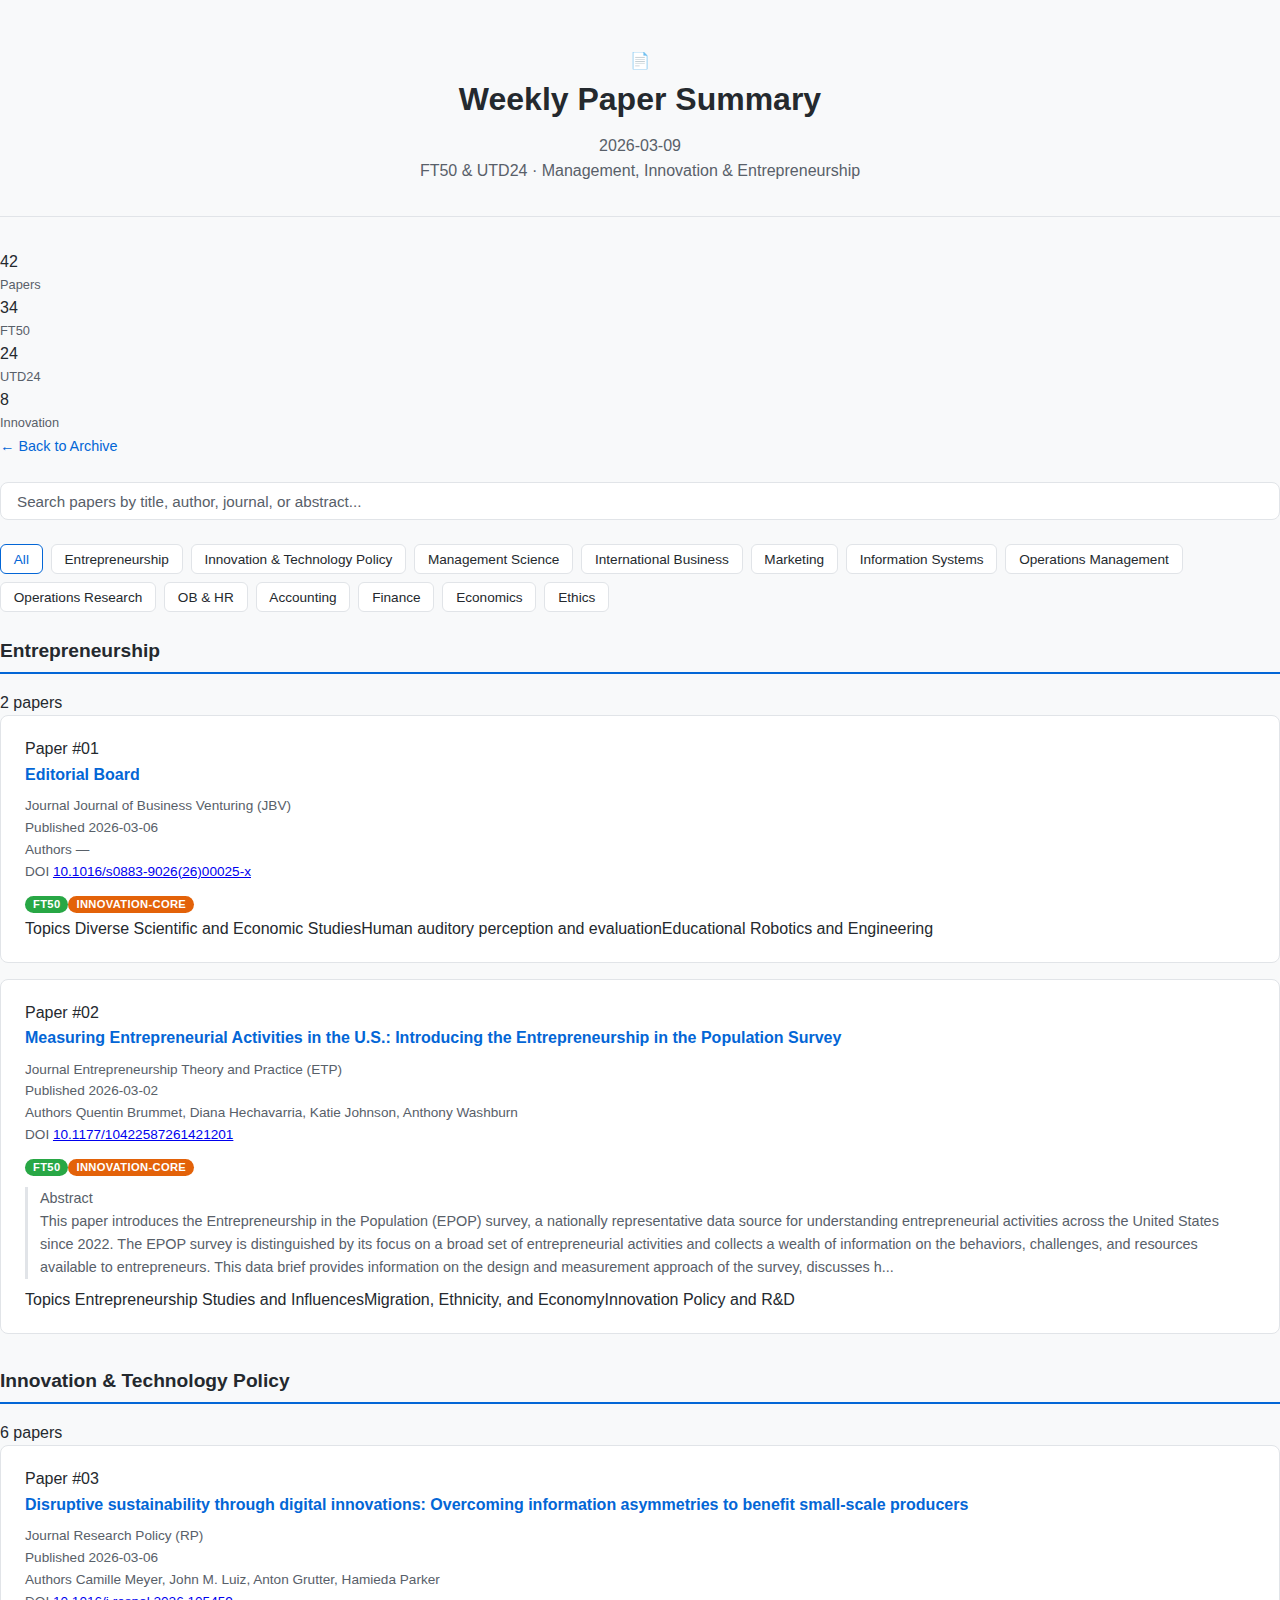
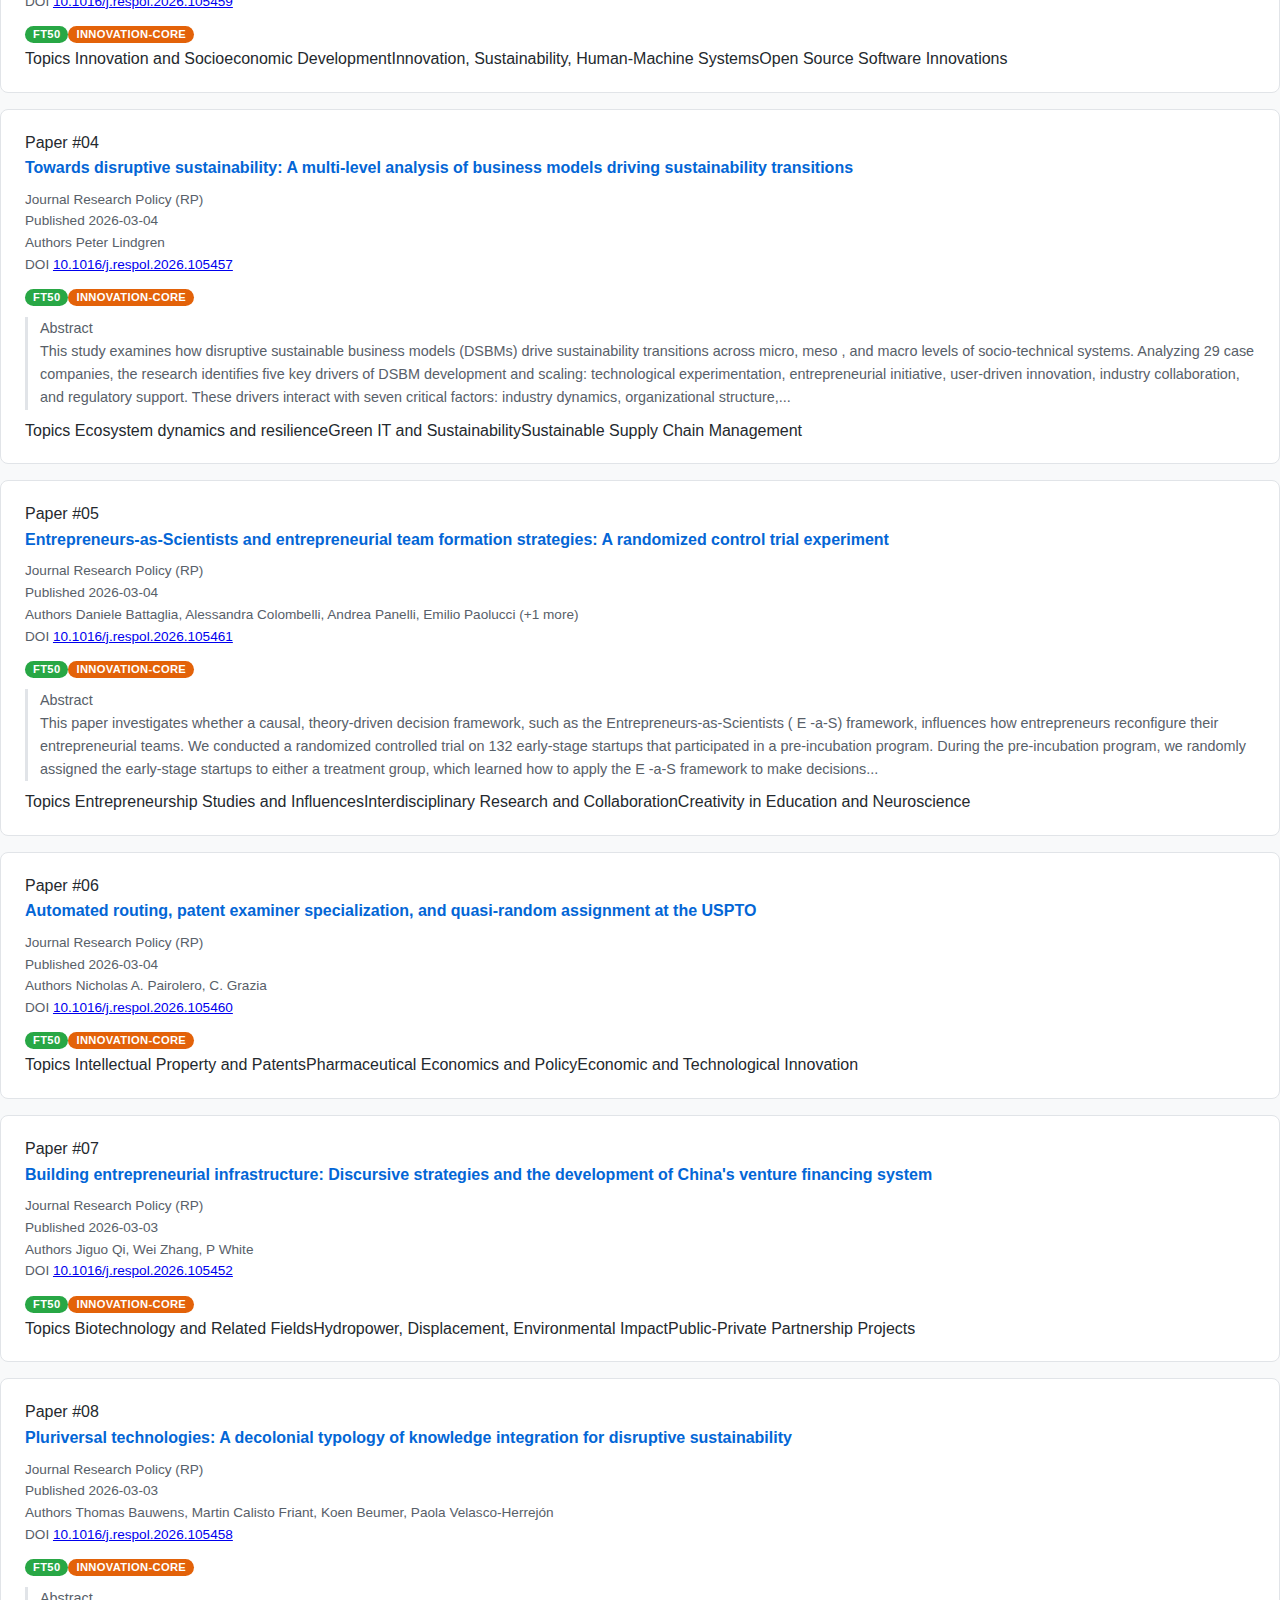
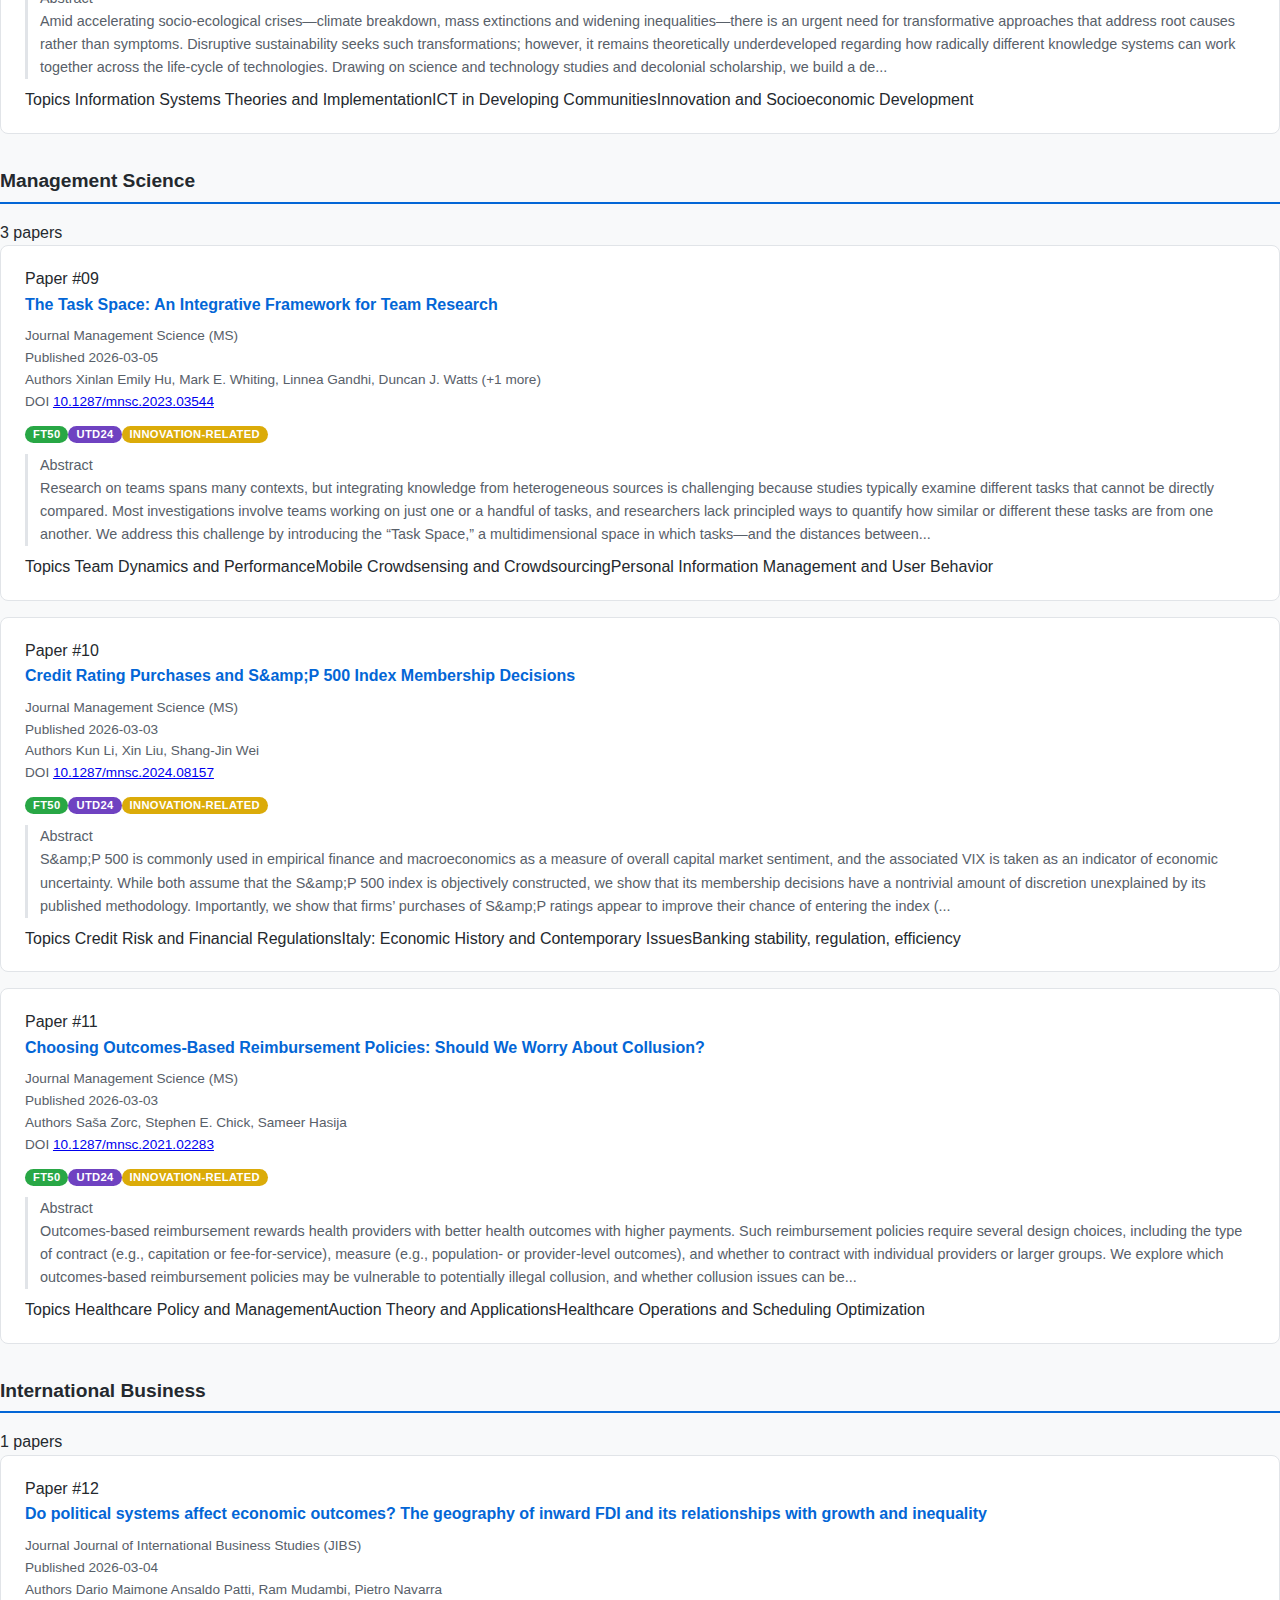
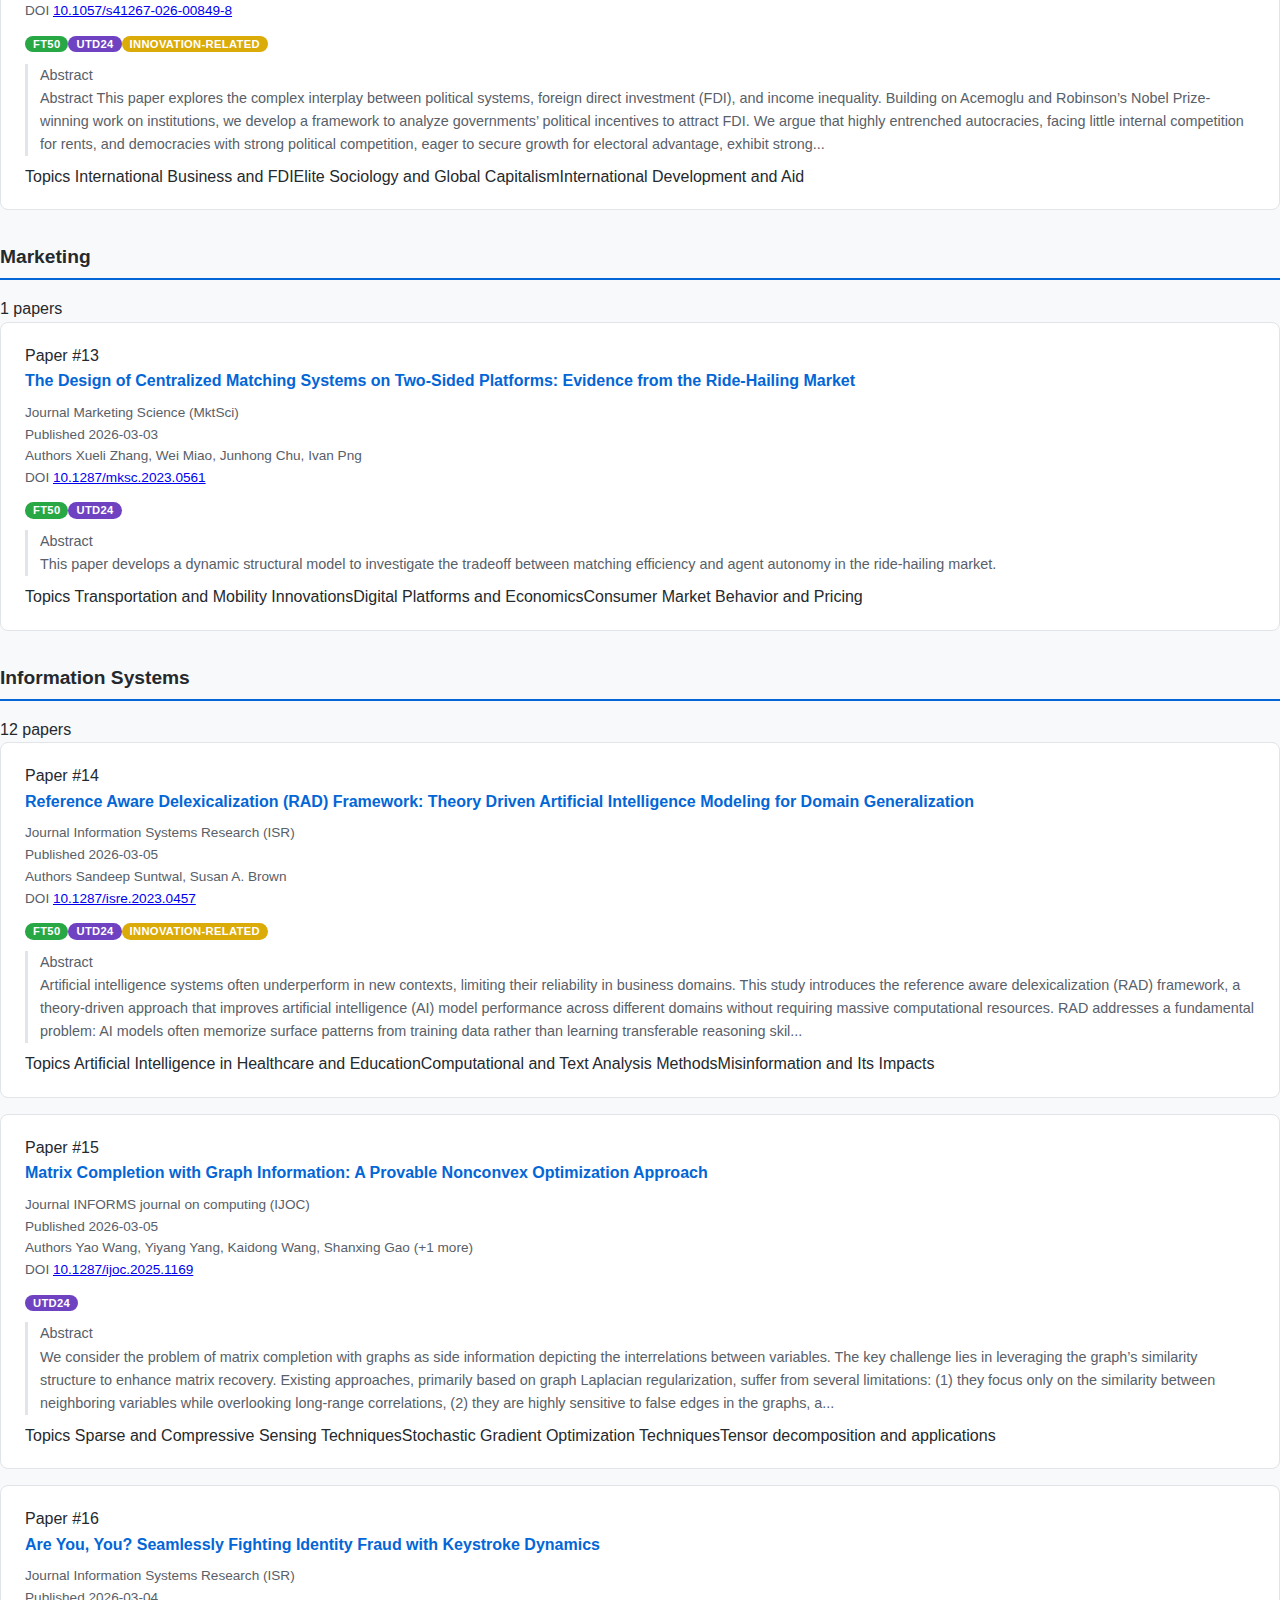
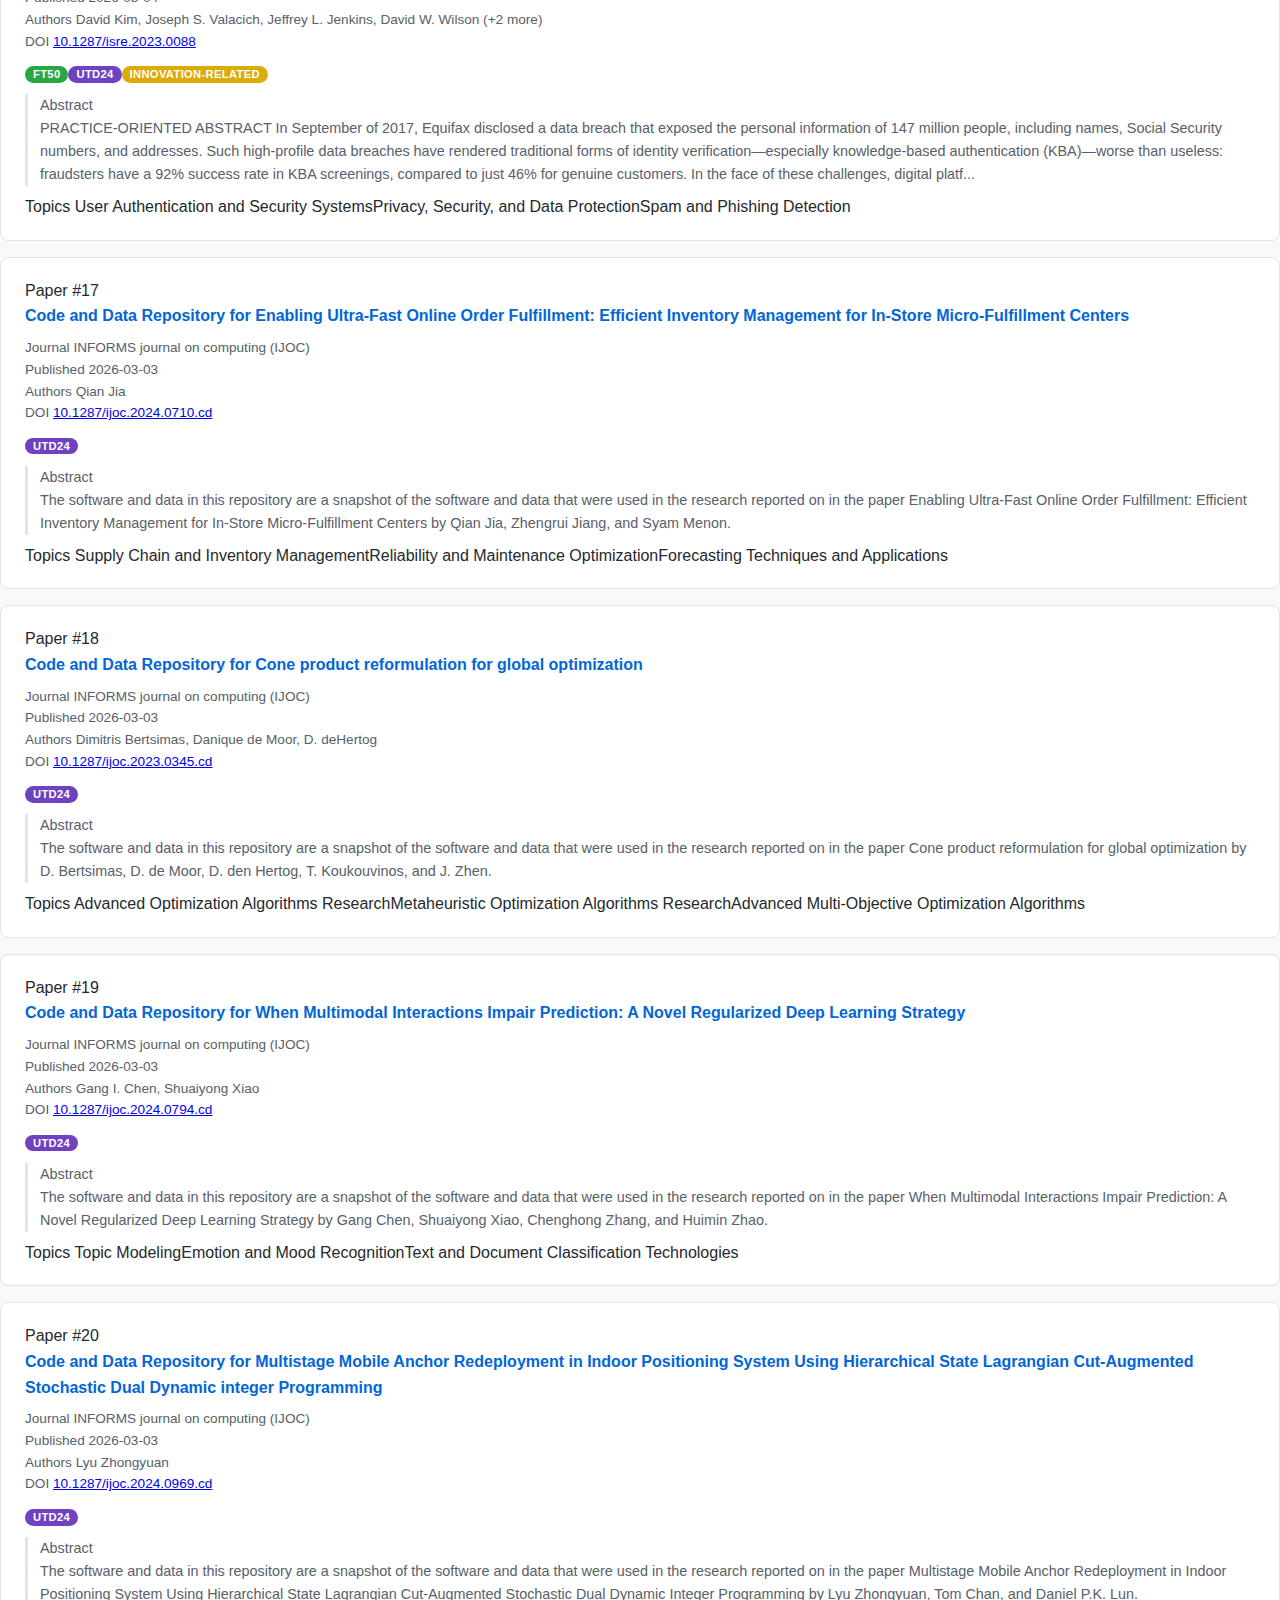
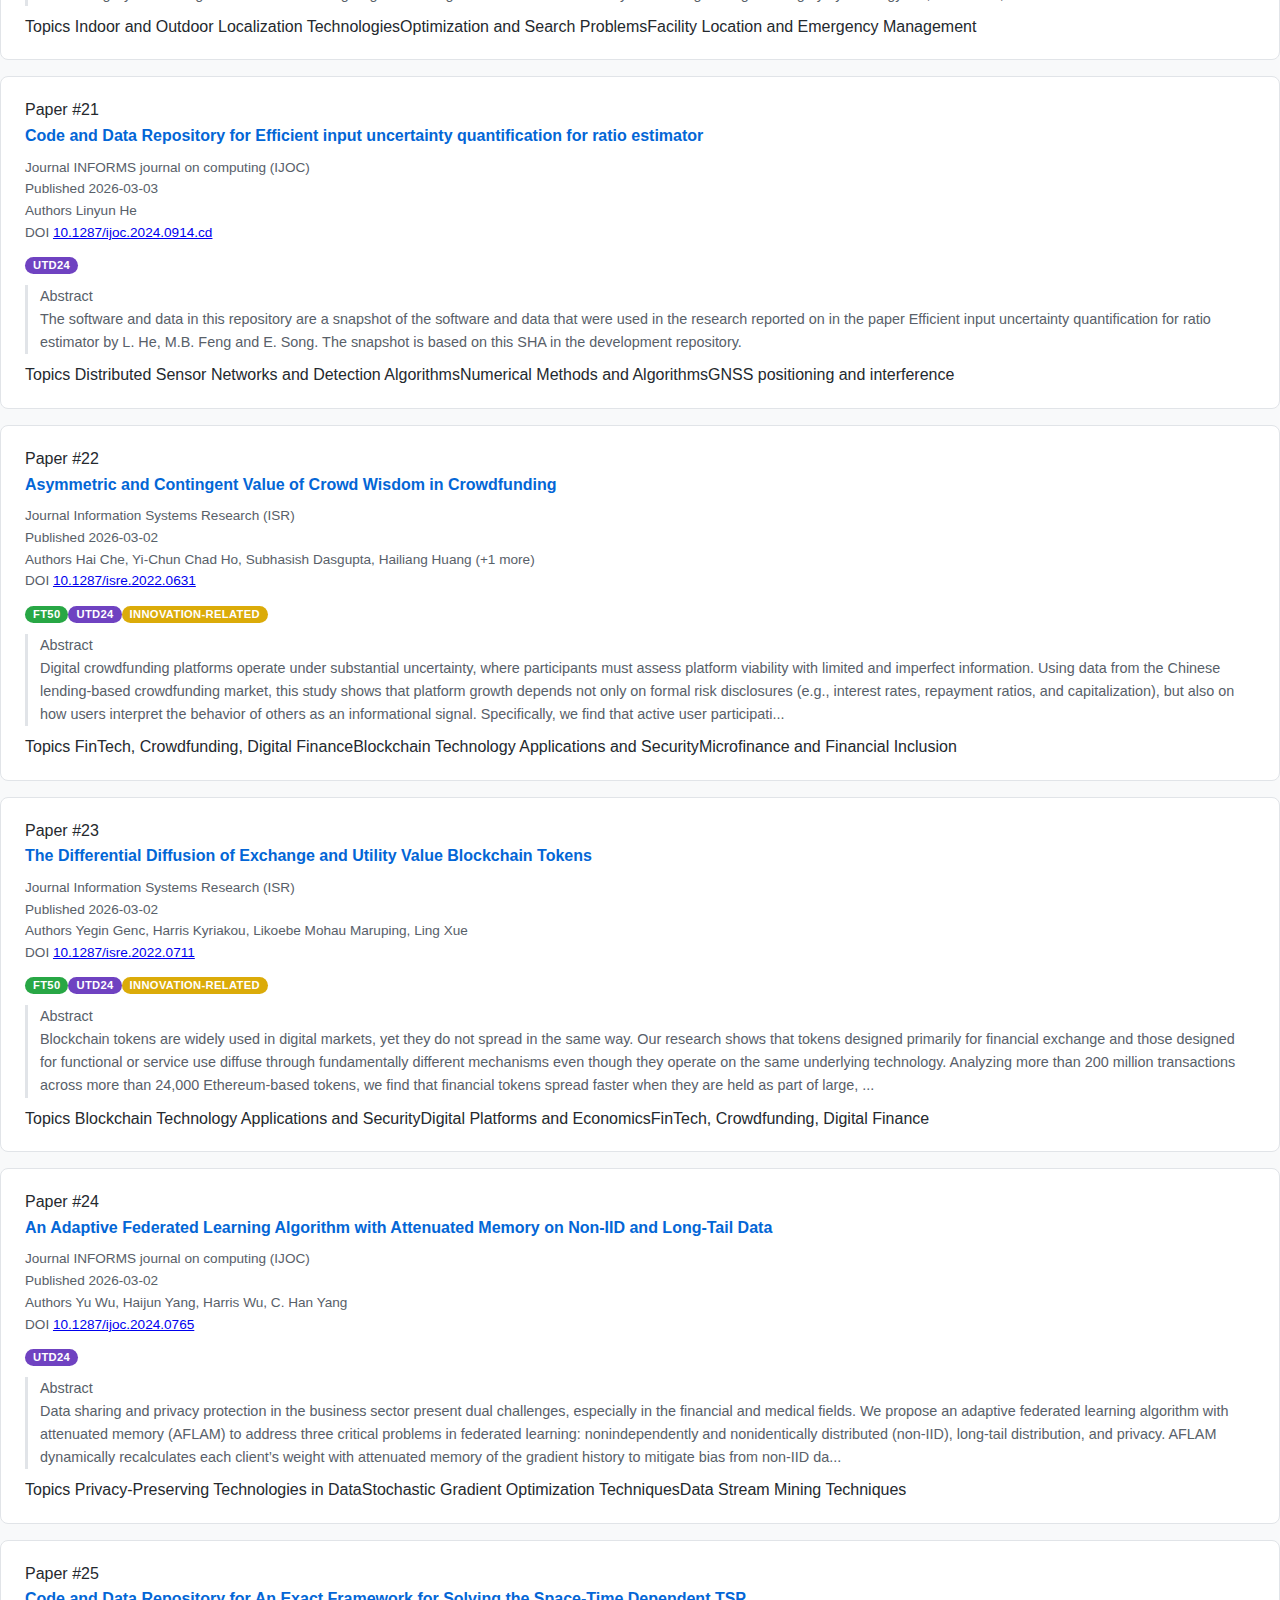
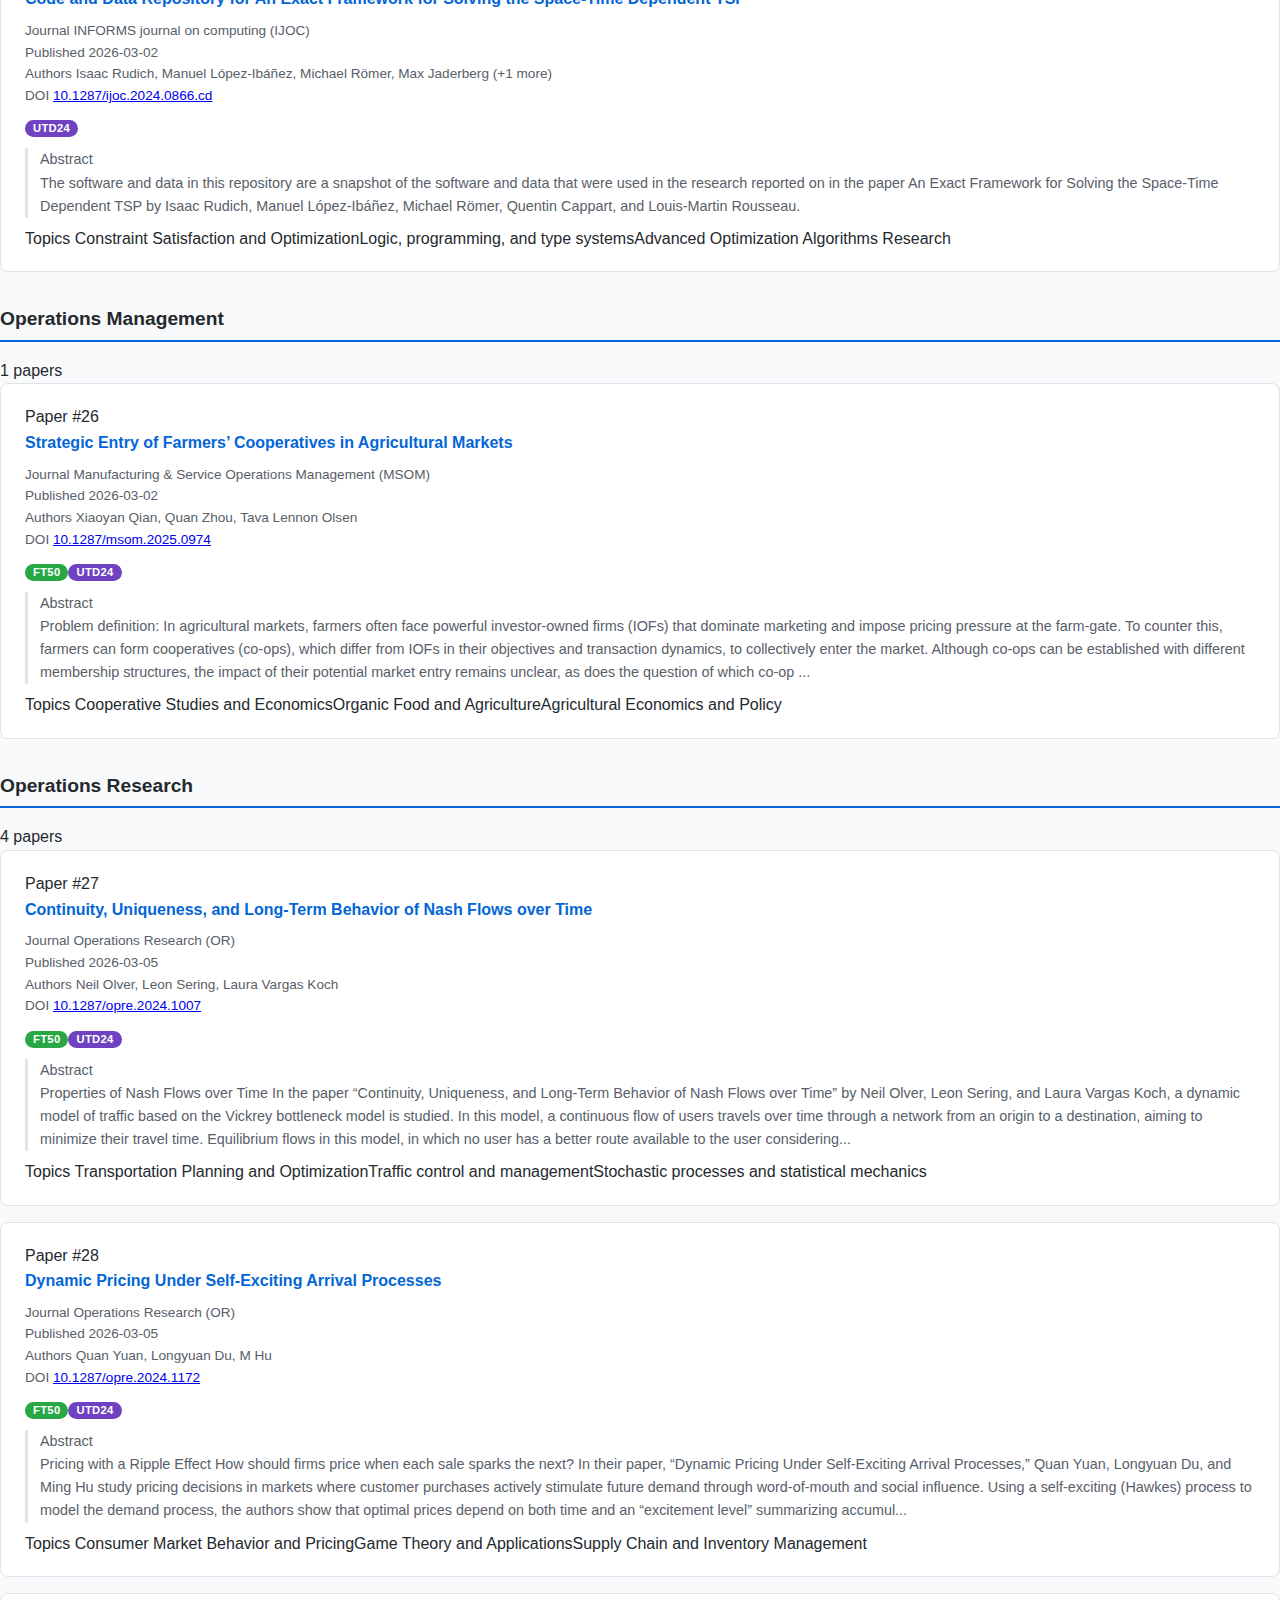
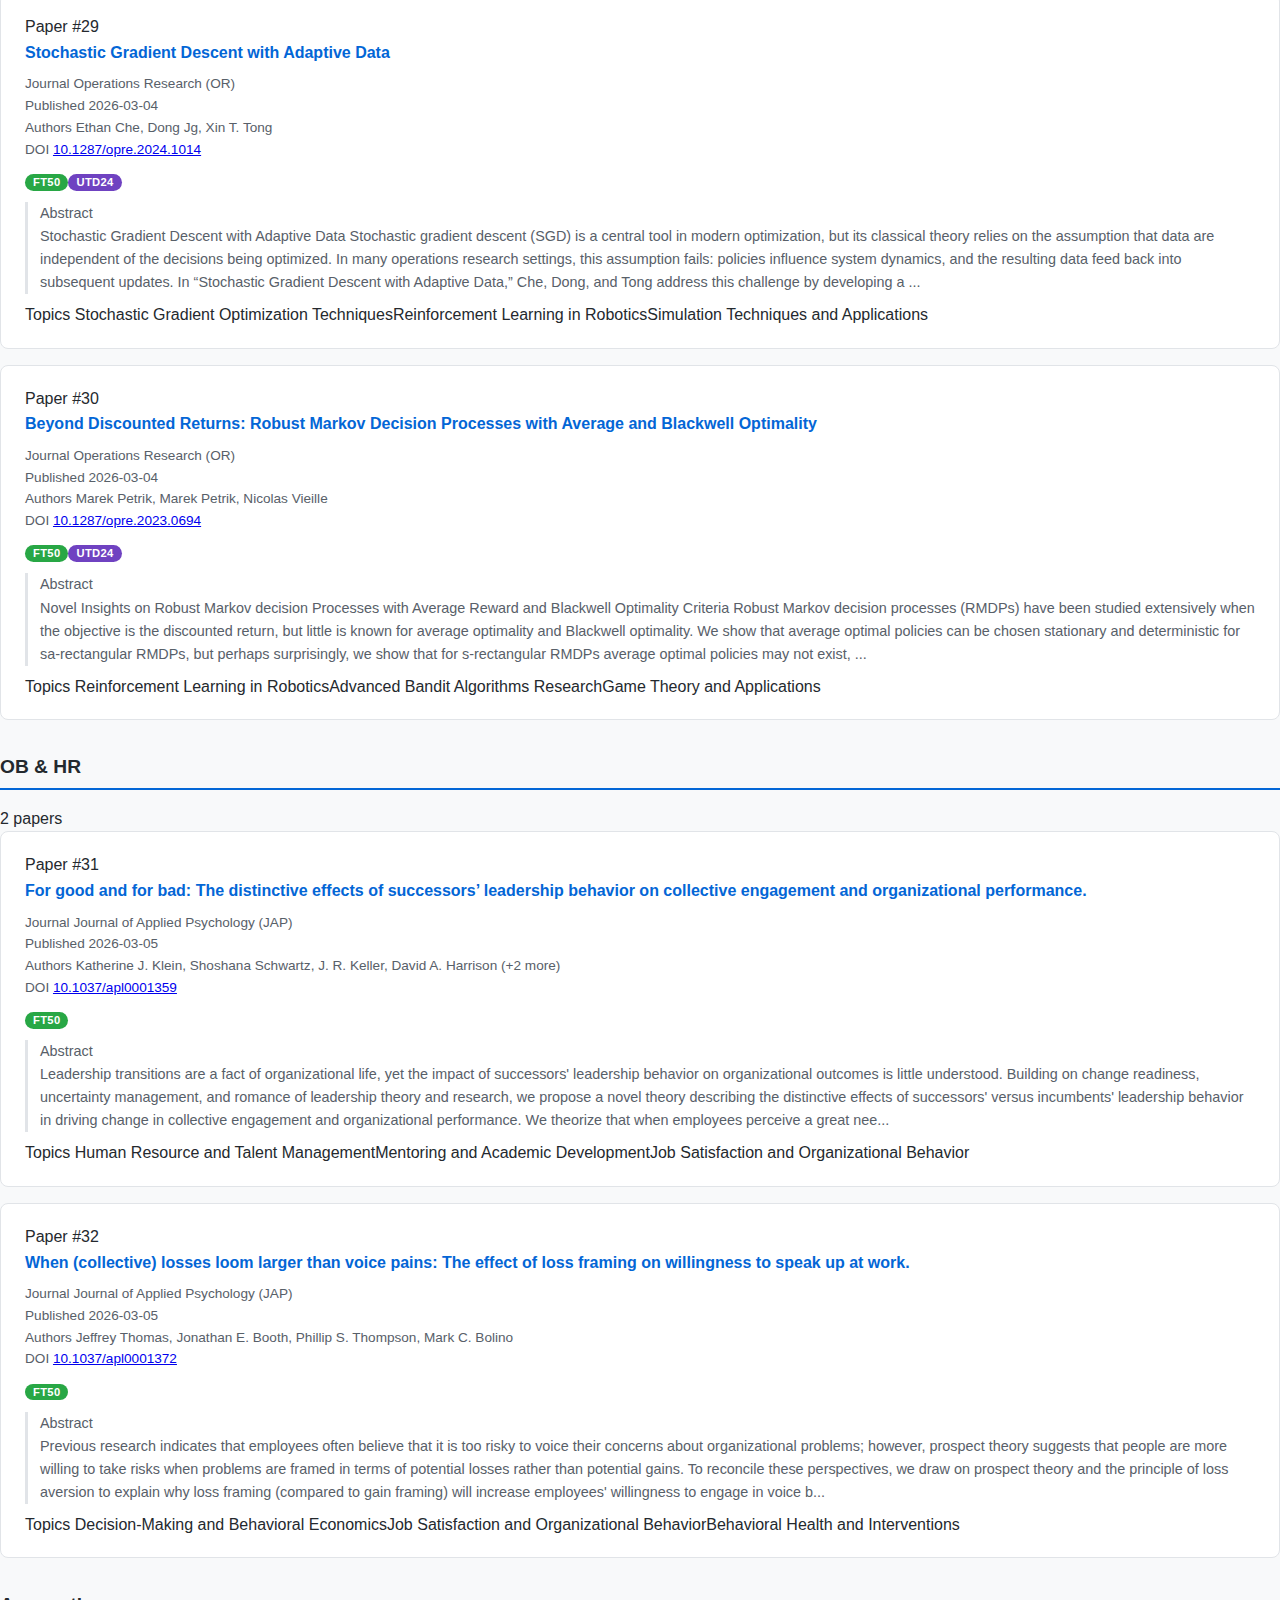
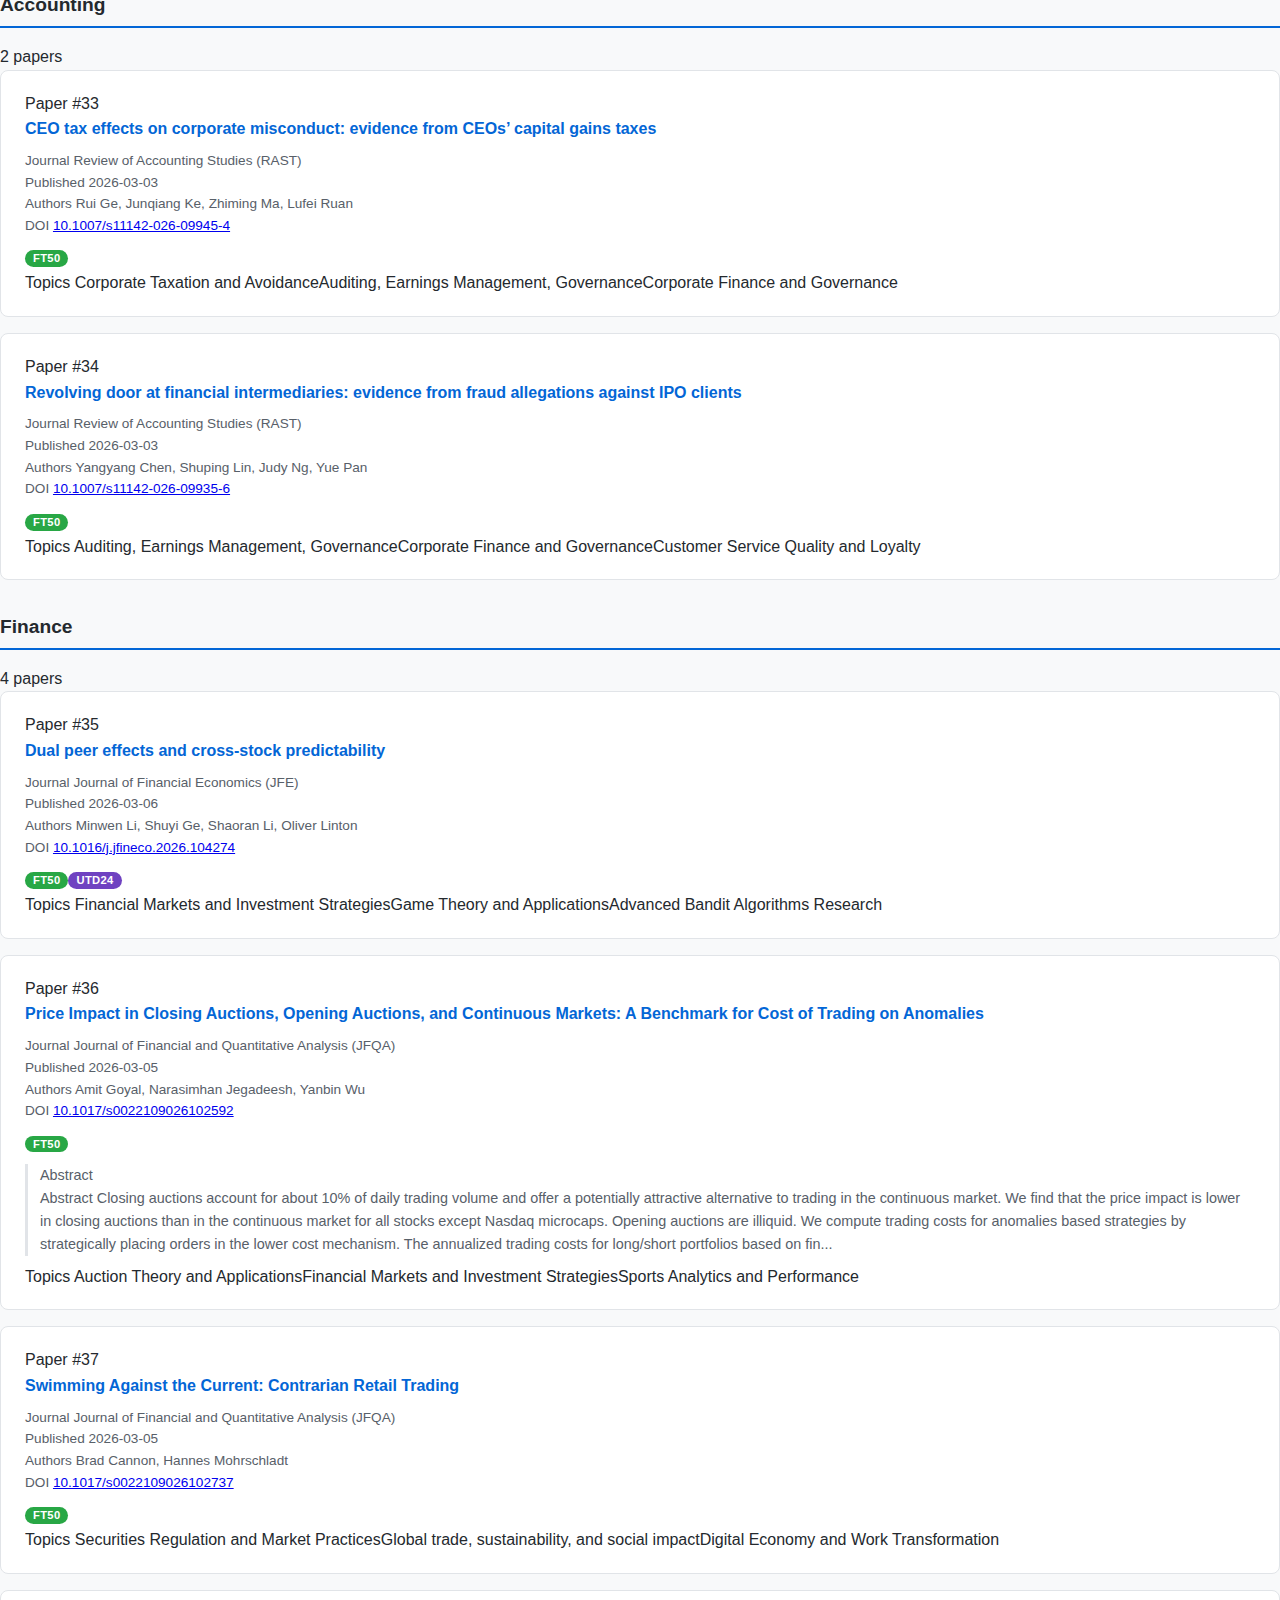
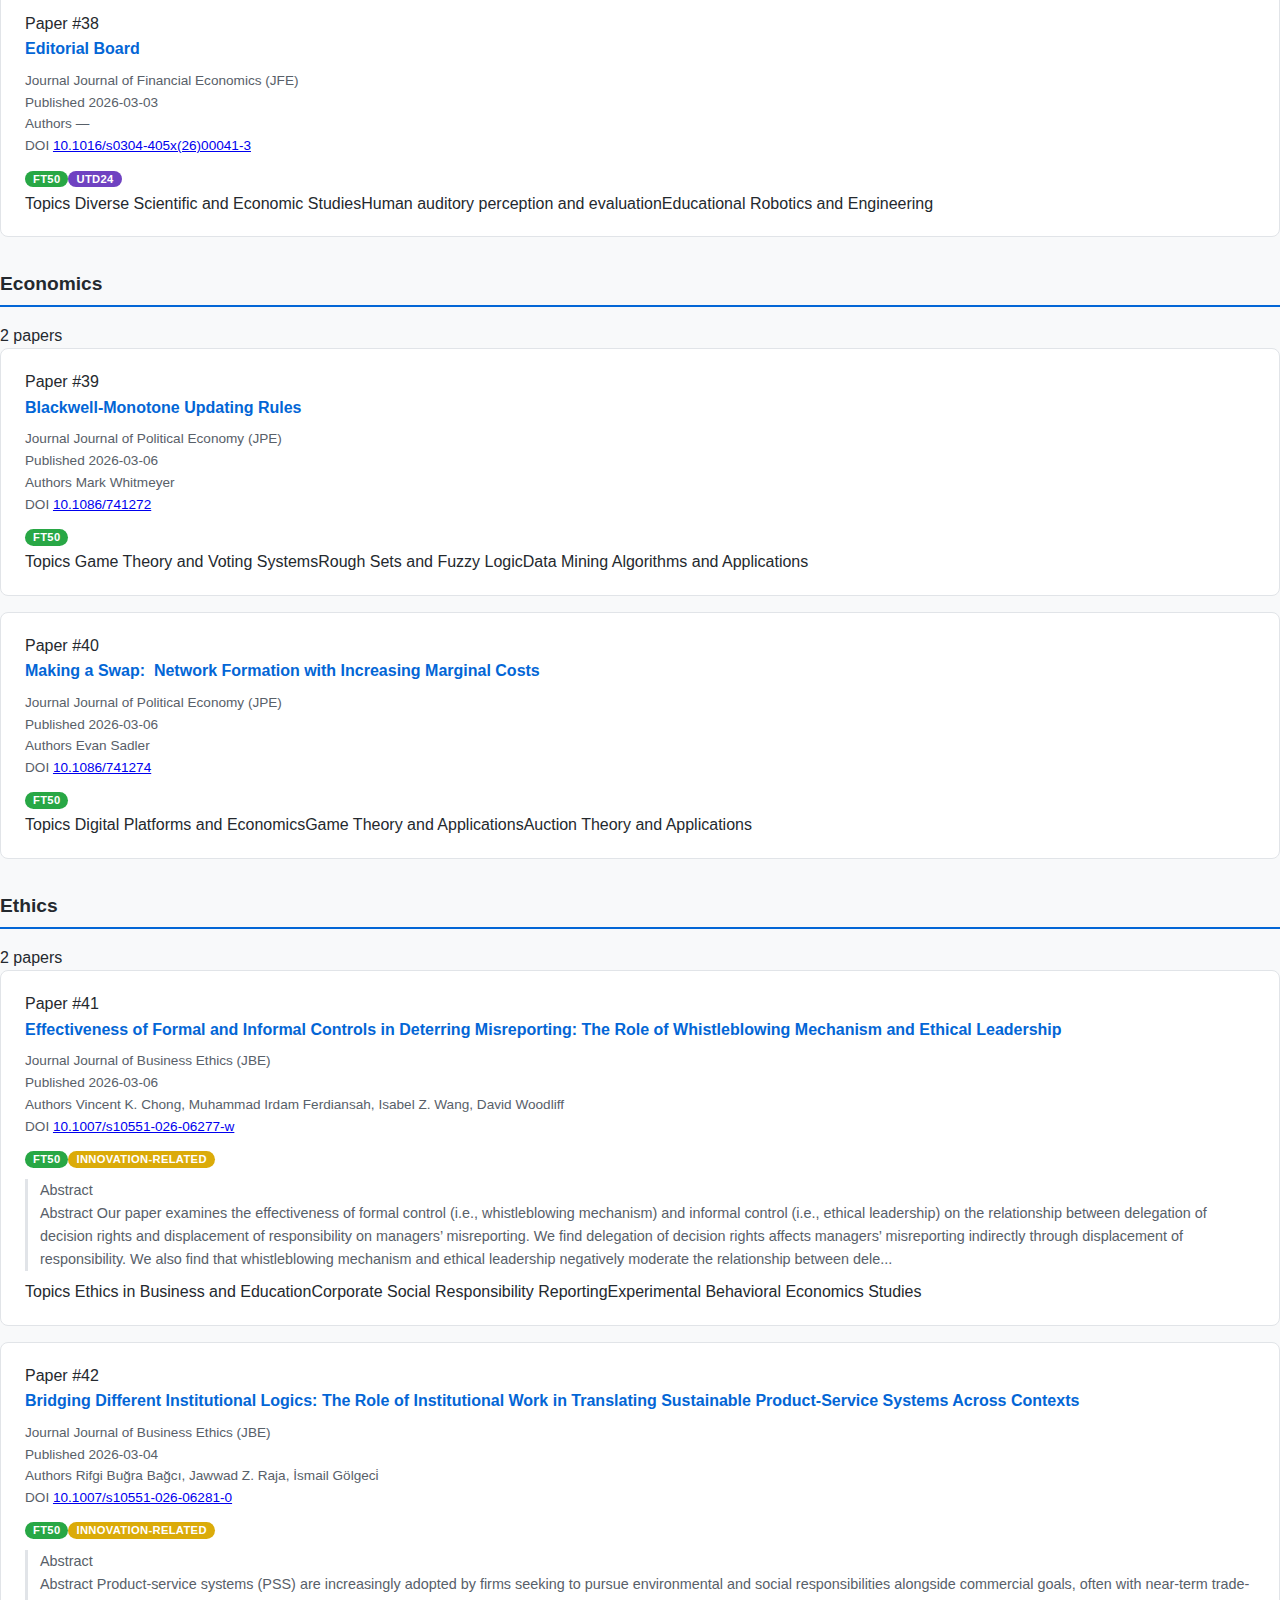
<file: docs/week/2026-03-09.html>
<!DOCTYPE html>
<html lang="en">
<head>
  <meta charset="UTF-8">
  <meta name="viewport" content="width=device-width, initial-scale=1.0">
  <title>Week of 2026-03-09 - AI Academia Bot</title>
  <link rel="stylesheet" href="../assets/style.css">
</head>
<body>
  <header class="header">
    <div class="header-content">
      <div class="header-icon">📄</div>
      <h1>Weekly Paper Summary</h1>
      <p class="header-date">2026-03-09</p>
      <p class="header-subtitle">FT50 & UTD24 · Management, Innovation & Entrepreneurship</p>
    </div>
  </header>

  <div class="stats-bar">
    <div class="stats-grid">
      <div class="stat-item">
        <div class="stat-number">42</div>
        <div class="stat-label">Papers</div>
      </div>
      <div class="stat-item">
        <div class="stat-number">34</div>
        <div class="stat-label">FT50</div>
      </div>
      <div class="stat-item">
        <div class="stat-number">24</div>
        <div class="stat-label">UTD24</div>
      </div>
      <div class="stat-item">
        <div class="stat-number">8</div>
        <div class="stat-label">Innovation</div>
      </div>
    </div>
  </div>

  <main class="main">
    <a href="../index.html" class="nav-back">← Back to Archive</a>

    <input type="text" class="search-box" placeholder="Search papers by title, author, journal, or abstract..." id="searchBox">

    <div class="filters">
      <button class="filter-btn active" data-filter="all">All</button><button class="filter-btn" data-filter="Entrepreneurship">Entrepreneurship</button><button class="filter-btn" data-filter="Innovation &amp; Technology Policy">Innovation &amp; Technology Policy</button><button class="filter-btn" data-filter="Management Science">Management Science</button><button class="filter-btn" data-filter="International Business">International Business</button><button class="filter-btn" data-filter="Marketing">Marketing</button><button class="filter-btn" data-filter="Information Systems">Information Systems</button><button class="filter-btn" data-filter="Operations Management">Operations Management</button><button class="filter-btn" data-filter="Operations Research">Operations Research</button><button class="filter-btn" data-filter="OB &amp; HR">OB &amp; HR</button><button class="filter-btn" data-filter="Accounting">Accounting</button><button class="filter-btn" data-filter="Finance">Finance</button><button class="filter-btn" data-filter="Economics">Economics</button><button class="filter-btn" data-filter="Ethics">Ethics</button>
    </div>

    <div id="paperList">
      
    <section class="category-section" data-category="Entrepreneurship">
      <div class="category-header">
        <span class="category-dot" style="background: var(--category-entre)"></span>
        <h2>Entrepreneurship</h2>
        <span class="category-count">2 papers</span>
      </div>
      
      <article class="paper-card">
        <div class="paper-title-bar">
          <div class="paper-index">Paper #01</div>
          <h3 class="paper-title"><a href="https://doi.org/10.1016/s0883-9026(26)00025-x" target="_blank" rel="noopener">Editorial Board</a></h3>
        </div>
        <div class="paper-meta">
          <div class="meta-item">
            <span class="meta-label">Journal</span>
            <span class="meta-value journal">Journal of Business Venturing (JBV)</span>
          </div>
          <div class="meta-item">
            <span class="meta-label">Published</span>
            <span class="meta-value">2026-03-06</span>
          </div>
          <div class="meta-item">
            <span class="meta-label">Authors</span>
            <span class="meta-value">—</span>
          </div>
          <div class="meta-item">
            <span class="meta-label">DOI</span>
            <span class="meta-value"><a href="https://doi.org/10.1016/s0883-9026(26)00025-x" target="_blank" rel="noopener">10.1016/s0883-9026(26)00025-x</a></span>
          </div>
        </div>
        
        <div class="paper-tags">
          <span class="tag tag-ft50">FT50</span><span class="tag tag-innovation">Innovation-Core</span>
        </div>
        
        
        <div class="paper-topics">
          <span class="topics-label">Topics</span>
          <span class="topic-chip">Diverse Scientific and Economic Studies</span><span class="topic-chip">Human auditory perception and evaluation</span><span class="topic-chip">Educational Robotics and Engineering</span>
        </div>
      </article>
      <article class="paper-card">
        <div class="paper-title-bar">
          <div class="paper-index">Paper #02</div>
          <h3 class="paper-title"><a href="https://doi.org/10.1177/10422587261421201" target="_blank" rel="noopener">Measuring Entrepreneurial Activities in the U.S.: Introducing the Entrepreneurship in the Population Survey</a></h3>
        </div>
        <div class="paper-meta">
          <div class="meta-item">
            <span class="meta-label">Journal</span>
            <span class="meta-value journal">Entrepreneurship Theory and Practice (ETP)</span>
          </div>
          <div class="meta-item">
            <span class="meta-label">Published</span>
            <span class="meta-value">2026-03-02</span>
          </div>
          <div class="meta-item">
            <span class="meta-label">Authors</span>
            <span class="meta-value">Quentin Brummet, Diana Hechavarria, Katie Johnson, Anthony Washburn</span>
          </div>
          <div class="meta-item">
            <span class="meta-label">DOI</span>
            <span class="meta-value"><a href="https://doi.org/10.1177/10422587261421201" target="_blank" rel="noopener">10.1177/10422587261421201</a></span>
          </div>
        </div>
        
        <div class="paper-tags">
          <span class="tag tag-ft50">FT50</span><span class="tag tag-innovation">Innovation-Core</span>
        </div>
        
        <div class="paper-abstract">
          <div class="abstract-label">Abstract</div>
          <p class="abstract-text">This paper introduces the Entrepreneurship in the Population (EPOP) survey, a nationally representative data source for understanding entrepreneurial activities across the United States since 2022. The EPOP survey is distinguished by its focus on a broad set of entrepreneurial activities and collects a wealth of information on the behaviors, challenges, and resources available to entrepreneurs. This data brief provides information on the design and measurement approach of the survey, discusses h...</p>
        </div>
        
        <div class="paper-topics">
          <span class="topics-label">Topics</span>
          <span class="topic-chip">Entrepreneurship Studies and Influences</span><span class="topic-chip">Migration, Ethnicity, and Economy</span><span class="topic-chip">Innovation Policy and R&amp;D</span>
        </div>
      </article>
    </section>
    <section class="category-section" data-category="Innovation &amp; Technology Policy">
      <div class="category-header">
        <span class="category-dot" style="background: var(--category-innov)"></span>
        <h2>Innovation &amp; Technology Policy</h2>
        <span class="category-count">6 papers</span>
      </div>
      
      <article class="paper-card">
        <div class="paper-title-bar">
          <div class="paper-index">Paper #03</div>
          <h3 class="paper-title"><a href="https://doi.org/10.1016/j.respol.2026.105459" target="_blank" rel="noopener">Disruptive sustainability through digital innovations: Overcoming information asymmetries to benefit small-scale producers</a></h3>
        </div>
        <div class="paper-meta">
          <div class="meta-item">
            <span class="meta-label">Journal</span>
            <span class="meta-value journal">Research Policy (RP)</span>
          </div>
          <div class="meta-item">
            <span class="meta-label">Published</span>
            <span class="meta-value">2026-03-06</span>
          </div>
          <div class="meta-item">
            <span class="meta-label">Authors</span>
            <span class="meta-value">Camille Meyer, John M. Luiz, Anton Grutter, Hamieda Parker</span>
          </div>
          <div class="meta-item">
            <span class="meta-label">DOI</span>
            <span class="meta-value"><a href="https://doi.org/10.1016/j.respol.2026.105459" target="_blank" rel="noopener">10.1016/j.respol.2026.105459</a></span>
          </div>
        </div>
        
        <div class="paper-tags">
          <span class="tag tag-ft50">FT50</span><span class="tag tag-innovation">Innovation-Core</span>
        </div>
        
        
        <div class="paper-topics">
          <span class="topics-label">Topics</span>
          <span class="topic-chip">Innovation and Socioeconomic Development</span><span class="topic-chip">Innovation, Sustainability, Human-Machine Systems</span><span class="topic-chip">Open Source Software Innovations</span>
        </div>
      </article>
      <article class="paper-card">
        <div class="paper-title-bar">
          <div class="paper-index">Paper #04</div>
          <h3 class="paper-title"><a href="https://doi.org/10.1016/j.respol.2026.105457" target="_blank" rel="noopener">Towards disruptive sustainability: A multi-level analysis of business models driving sustainability transitions</a></h3>
        </div>
        <div class="paper-meta">
          <div class="meta-item">
            <span class="meta-label">Journal</span>
            <span class="meta-value journal">Research Policy (RP)</span>
          </div>
          <div class="meta-item">
            <span class="meta-label">Published</span>
            <span class="meta-value">2026-03-04</span>
          </div>
          <div class="meta-item">
            <span class="meta-label">Authors</span>
            <span class="meta-value">Peter Lindgren</span>
          </div>
          <div class="meta-item">
            <span class="meta-label">DOI</span>
            <span class="meta-value"><a href="https://doi.org/10.1016/j.respol.2026.105457" target="_blank" rel="noopener">10.1016/j.respol.2026.105457</a></span>
          </div>
        </div>
        
        <div class="paper-tags">
          <span class="tag tag-ft50">FT50</span><span class="tag tag-innovation">Innovation-Core</span>
        </div>
        
        <div class="paper-abstract">
          <div class="abstract-label">Abstract</div>
          <p class="abstract-text">This study examines how disruptive sustainable business models (DSBMs) drive sustainability transitions across micro, meso , and macro levels of socio-technical systems. Analyzing 29 case companies, the research identifies five key drivers of DSBM development and scaling: technological experimentation, entrepreneurial initiative, user-driven innovation, industry collaboration, and regulatory support. These drivers interact with seven critical factors: industry dynamics, organizational structure,...</p>
        </div>
        
        <div class="paper-topics">
          <span class="topics-label">Topics</span>
          <span class="topic-chip">Ecosystem dynamics and resilience</span><span class="topic-chip">Green IT and Sustainability</span><span class="topic-chip">Sustainable Supply Chain Management</span>
        </div>
      </article>
      <article class="paper-card">
        <div class="paper-title-bar">
          <div class="paper-index">Paper #05</div>
          <h3 class="paper-title"><a href="https://doi.org/10.1016/j.respol.2026.105461" target="_blank" rel="noopener">Entrepreneurs-as-Scientists and entrepreneurial team formation strategies: A randomized control trial experiment</a></h3>
        </div>
        <div class="paper-meta">
          <div class="meta-item">
            <span class="meta-label">Journal</span>
            <span class="meta-value journal">Research Policy (RP)</span>
          </div>
          <div class="meta-item">
            <span class="meta-label">Published</span>
            <span class="meta-value">2026-03-04</span>
          </div>
          <div class="meta-item">
            <span class="meta-label">Authors</span>
            <span class="meta-value">Daniele Battaglia, Alessandra Colombelli, Andrea Panelli, Emilio Paolucci (+1 more)</span>
          </div>
          <div class="meta-item">
            <span class="meta-label">DOI</span>
            <span class="meta-value"><a href="https://doi.org/10.1016/j.respol.2026.105461" target="_blank" rel="noopener">10.1016/j.respol.2026.105461</a></span>
          </div>
        </div>
        
        <div class="paper-tags">
          <span class="tag tag-ft50">FT50</span><span class="tag tag-innovation">Innovation-Core</span>
        </div>
        
        <div class="paper-abstract">
          <div class="abstract-label">Abstract</div>
          <p class="abstract-text">This paper investigates whether a causal, theory-driven decision framework, such as the Entrepreneurs-as-Scientists ( E -a-S) framework, influences how entrepreneurs reconfigure their entrepreneurial teams. We conducted a randomized controlled trial on 132 early-stage startups that participated in a pre-incubation program. During the pre-incubation program, we randomly assigned the early-stage startups to either a treatment group, which learned how to apply the E -a-S framework to make decisions...</p>
        </div>
        
        <div class="paper-topics">
          <span class="topics-label">Topics</span>
          <span class="topic-chip">Entrepreneurship Studies and Influences</span><span class="topic-chip">Interdisciplinary Research and Collaboration</span><span class="topic-chip">Creativity in Education and Neuroscience</span>
        </div>
      </article>
      <article class="paper-card">
        <div class="paper-title-bar">
          <div class="paper-index">Paper #06</div>
          <h3 class="paper-title"><a href="https://doi.org/10.1016/j.respol.2026.105460" target="_blank" rel="noopener">Automated routing, patent examiner specialization, and quasi-random assignment at the USPTO</a></h3>
        </div>
        <div class="paper-meta">
          <div class="meta-item">
            <span class="meta-label">Journal</span>
            <span class="meta-value journal">Research Policy (RP)</span>
          </div>
          <div class="meta-item">
            <span class="meta-label">Published</span>
            <span class="meta-value">2026-03-04</span>
          </div>
          <div class="meta-item">
            <span class="meta-label">Authors</span>
            <span class="meta-value">Nicholas A. Pairolero, C. Grazia</span>
          </div>
          <div class="meta-item">
            <span class="meta-label">DOI</span>
            <span class="meta-value"><a href="https://doi.org/10.1016/j.respol.2026.105460" target="_blank" rel="noopener">10.1016/j.respol.2026.105460</a></span>
          </div>
        </div>
        
        <div class="paper-tags">
          <span class="tag tag-ft50">FT50</span><span class="tag tag-innovation">Innovation-Core</span>
        </div>
        
        
        <div class="paper-topics">
          <span class="topics-label">Topics</span>
          <span class="topic-chip">Intellectual Property and Patents</span><span class="topic-chip">Pharmaceutical Economics and Policy</span><span class="topic-chip">Economic and Technological Innovation</span>
        </div>
      </article>
      <article class="paper-card">
        <div class="paper-title-bar">
          <div class="paper-index">Paper #07</div>
          <h3 class="paper-title"><a href="https://doi.org/10.1016/j.respol.2026.105452" target="_blank" rel="noopener">Building entrepreneurial infrastructure: Discursive strategies and the development of China&#x27;s venture financing system</a></h3>
        </div>
        <div class="paper-meta">
          <div class="meta-item">
            <span class="meta-label">Journal</span>
            <span class="meta-value journal">Research Policy (RP)</span>
          </div>
          <div class="meta-item">
            <span class="meta-label">Published</span>
            <span class="meta-value">2026-03-03</span>
          </div>
          <div class="meta-item">
            <span class="meta-label">Authors</span>
            <span class="meta-value">Jiguo Qi, Wei Zhang, P White</span>
          </div>
          <div class="meta-item">
            <span class="meta-label">DOI</span>
            <span class="meta-value"><a href="https://doi.org/10.1016/j.respol.2026.105452" target="_blank" rel="noopener">10.1016/j.respol.2026.105452</a></span>
          </div>
        </div>
        
        <div class="paper-tags">
          <span class="tag tag-ft50">FT50</span><span class="tag tag-innovation">Innovation-Core</span>
        </div>
        
        
        <div class="paper-topics">
          <span class="topics-label">Topics</span>
          <span class="topic-chip">Biotechnology and Related Fields</span><span class="topic-chip">Hydropower, Displacement, Environmental Impact</span><span class="topic-chip">Public-Private Partnership Projects</span>
        </div>
      </article>
      <article class="paper-card">
        <div class="paper-title-bar">
          <div class="paper-index">Paper #08</div>
          <h3 class="paper-title"><a href="https://doi.org/10.1016/j.respol.2026.105458" target="_blank" rel="noopener">Pluriversal technologies: A decolonial typology of knowledge integration for disruptive sustainability</a></h3>
        </div>
        <div class="paper-meta">
          <div class="meta-item">
            <span class="meta-label">Journal</span>
            <span class="meta-value journal">Research Policy (RP)</span>
          </div>
          <div class="meta-item">
            <span class="meta-label">Published</span>
            <span class="meta-value">2026-03-03</span>
          </div>
          <div class="meta-item">
            <span class="meta-label">Authors</span>
            <span class="meta-value">Thomas Bauwens, Martin Calisto Friant, Koen Beumer, Paola Velasco‐Herrejón</span>
          </div>
          <div class="meta-item">
            <span class="meta-label">DOI</span>
            <span class="meta-value"><a href="https://doi.org/10.1016/j.respol.2026.105458" target="_blank" rel="noopener">10.1016/j.respol.2026.105458</a></span>
          </div>
        </div>
        
        <div class="paper-tags">
          <span class="tag tag-ft50">FT50</span><span class="tag tag-innovation">Innovation-Core</span>
        </div>
        
        <div class="paper-abstract">
          <div class="abstract-label">Abstract</div>
          <p class="abstract-text">Amid accelerating socio-ecological crises—climate breakdown, mass extinctions and widening inequalities—there is an urgent need for transformative approaches that address root causes rather than symptoms. Disruptive sustainability seeks such transformations; however, it remains theoretically underdeveloped regarding how radically different knowledge systems can work together across the life-cycle of technologies. Drawing on science and technology studies and decolonial scholarship, we build a de...</p>
        </div>
        
        <div class="paper-topics">
          <span class="topics-label">Topics</span>
          <span class="topic-chip">Information Systems Theories and Implementation</span><span class="topic-chip">ICT in Developing Communities</span><span class="topic-chip">Innovation and Socioeconomic Development</span>
        </div>
      </article>
    </section>
    <section class="category-section" data-category="Management Science">
      <div class="category-header">
        <span class="category-dot" style="background: var(--category-mgmt)"></span>
        <h2>Management Science</h2>
        <span class="category-count">3 papers</span>
      </div>
      
      <article class="paper-card">
        <div class="paper-title-bar">
          <div class="paper-index">Paper #09</div>
          <h3 class="paper-title"><a href="https://doi.org/10.1287/mnsc.2023.03544" target="_blank" rel="noopener">The Task Space: An Integrative Framework for Team Research</a></h3>
        </div>
        <div class="paper-meta">
          <div class="meta-item">
            <span class="meta-label">Journal</span>
            <span class="meta-value journal">Management Science (MS)</span>
          </div>
          <div class="meta-item">
            <span class="meta-label">Published</span>
            <span class="meta-value">2026-03-05</span>
          </div>
          <div class="meta-item">
            <span class="meta-label">Authors</span>
            <span class="meta-value">Xinlan Emily Hu, Mark E. Whiting, Linnea Gandhi, Duncan J. Watts (+1 more)</span>
          </div>
          <div class="meta-item">
            <span class="meta-label">DOI</span>
            <span class="meta-value"><a href="https://doi.org/10.1287/mnsc.2023.03544" target="_blank" rel="noopener">10.1287/mnsc.2023.03544</a></span>
          </div>
        </div>
        
        <div class="paper-tags">
          <span class="tag tag-ft50">FT50</span><span class="tag tag-utd24">UTD24</span><span class="tag tag-medium">Innovation-Related</span>
        </div>
        
        <div class="paper-abstract">
          <div class="abstract-label">Abstract</div>
          <p class="abstract-text">Research on teams spans many contexts, but integrating knowledge from heterogeneous sources is challenging because studies typically examine different tasks that cannot be directly compared. Most investigations involve teams working on just one or a handful of tasks, and researchers lack principled ways to quantify how similar or different these tasks are from one another. We address this challenge by introducing the “Task Space,” a multidimensional space in which tasks—and the distances between...</p>
        </div>
        
        <div class="paper-topics">
          <span class="topics-label">Topics</span>
          <span class="topic-chip">Team Dynamics and Performance</span><span class="topic-chip">Mobile Crowdsensing and Crowdsourcing</span><span class="topic-chip">Personal Information Management and User Behavior</span>
        </div>
      </article>
      <article class="paper-card">
        <div class="paper-title-bar">
          <div class="paper-index">Paper #10</div>
          <h3 class="paper-title"><a href="https://doi.org/10.1287/mnsc.2024.08157" target="_blank" rel="noopener">Credit Rating Purchases and S&amp;amp;P 500 Index Membership Decisions</a></h3>
        </div>
        <div class="paper-meta">
          <div class="meta-item">
            <span class="meta-label">Journal</span>
            <span class="meta-value journal">Management Science (MS)</span>
          </div>
          <div class="meta-item">
            <span class="meta-label">Published</span>
            <span class="meta-value">2026-03-03</span>
          </div>
          <div class="meta-item">
            <span class="meta-label">Authors</span>
            <span class="meta-value">Kun Li, Xin Liu, Shang-Jin Wei</span>
          </div>
          <div class="meta-item">
            <span class="meta-label">DOI</span>
            <span class="meta-value"><a href="https://doi.org/10.1287/mnsc.2024.08157" target="_blank" rel="noopener">10.1287/mnsc.2024.08157</a></span>
          </div>
        </div>
        
        <div class="paper-tags">
          <span class="tag tag-ft50">FT50</span><span class="tag tag-utd24">UTD24</span><span class="tag tag-medium">Innovation-Related</span>
        </div>
        
        <div class="paper-abstract">
          <div class="abstract-label">Abstract</div>
          <p class="abstract-text">S&amp;amp;P 500 is commonly used in empirical finance and macroeconomics as a measure of overall capital market sentiment, and the associated VIX is taken as an indicator of economic uncertainty. While both assume that the S&amp;amp;P 500 index is objectively constructed, we show that its membership decisions have a nontrivial amount of discretion unexplained by its published methodology. Importantly, we show that firms’ purchases of S&amp;amp;P ratings appear to improve their chance of entering the index (...</p>
        </div>
        
        <div class="paper-topics">
          <span class="topics-label">Topics</span>
          <span class="topic-chip">Credit Risk and Financial Regulations</span><span class="topic-chip">Italy: Economic History and Contemporary Issues</span><span class="topic-chip">Banking stability, regulation, efficiency</span>
        </div>
      </article>
      <article class="paper-card">
        <div class="paper-title-bar">
          <div class="paper-index">Paper #11</div>
          <h3 class="paper-title"><a href="https://doi.org/10.1287/mnsc.2021.02283" target="_blank" rel="noopener">Choosing Outcomes-Based Reimbursement Policies: Should We Worry About Collusion?</a></h3>
        </div>
        <div class="paper-meta">
          <div class="meta-item">
            <span class="meta-label">Journal</span>
            <span class="meta-value journal">Management Science (MS)</span>
          </div>
          <div class="meta-item">
            <span class="meta-label">Published</span>
            <span class="meta-value">2026-03-03</span>
          </div>
          <div class="meta-item">
            <span class="meta-label">Authors</span>
            <span class="meta-value">Saša Zorc, Stephen E. Chick, Sameer Hasija</span>
          </div>
          <div class="meta-item">
            <span class="meta-label">DOI</span>
            <span class="meta-value"><a href="https://doi.org/10.1287/mnsc.2021.02283" target="_blank" rel="noopener">10.1287/mnsc.2021.02283</a></span>
          </div>
        </div>
        
        <div class="paper-tags">
          <span class="tag tag-ft50">FT50</span><span class="tag tag-utd24">UTD24</span><span class="tag tag-medium">Innovation-Related</span>
        </div>
        
        <div class="paper-abstract">
          <div class="abstract-label">Abstract</div>
          <p class="abstract-text">Outcomes-based reimbursement rewards health providers with better health outcomes with higher payments. Such reimbursement policies require several design choices, including the type of contract (e.g., capitation or fee-for-service), measure (e.g., population- or provider-level outcomes), and whether to contract with individual providers or larger groups. We explore which outcomes-based reimbursement policies may be vulnerable to potentially illegal collusion, and whether collusion issues can be...</p>
        </div>
        
        <div class="paper-topics">
          <span class="topics-label">Topics</span>
          <span class="topic-chip">Healthcare Policy and Management</span><span class="topic-chip">Auction Theory and Applications</span><span class="topic-chip">Healthcare Operations and Scheduling Optimization</span>
        </div>
      </article>
    </section>
    <section class="category-section" data-category="International Business">
      <div class="category-header">
        <span class="category-dot" style="background: var(--category-mgmt)"></span>
        <h2>International Business</h2>
        <span class="category-count">1 papers</span>
      </div>
      
      <article class="paper-card">
        <div class="paper-title-bar">
          <div class="paper-index">Paper #12</div>
          <h3 class="paper-title"><a href="https://doi.org/10.1057/s41267-026-00849-8" target="_blank" rel="noopener">Do political systems affect economic outcomes? The geography of inward FDI and its relationships with growth and inequality</a></h3>
        </div>
        <div class="paper-meta">
          <div class="meta-item">
            <span class="meta-label">Journal</span>
            <span class="meta-value journal">Journal of International Business Studies (JIBS)</span>
          </div>
          <div class="meta-item">
            <span class="meta-label">Published</span>
            <span class="meta-value">2026-03-04</span>
          </div>
          <div class="meta-item">
            <span class="meta-label">Authors</span>
            <span class="meta-value">Dario Maimone Ansaldo Patti, Ram Mudambi, Pietro Navarra</span>
          </div>
          <div class="meta-item">
            <span class="meta-label">DOI</span>
            <span class="meta-value"><a href="https://doi.org/10.1057/s41267-026-00849-8" target="_blank" rel="noopener">10.1057/s41267-026-00849-8</a></span>
          </div>
        </div>
        
        <div class="paper-tags">
          <span class="tag tag-ft50">FT50</span><span class="tag tag-utd24">UTD24</span><span class="tag tag-medium">Innovation-Related</span>
        </div>
        
        <div class="paper-abstract">
          <div class="abstract-label">Abstract</div>
          <p class="abstract-text">Abstract This paper explores the complex interplay between political systems, foreign direct investment (FDI), and income inequality. Building on Acemoglu and Robinson’s Nobel Prize-winning work on institutions, we develop a framework to analyze governments’ political incentives to attract FDI. We argue that highly entrenched autocracies, facing little internal competition for rents, and democracies with strong political competition, eager to secure growth for electoral advantage, exhibit strong...</p>
        </div>
        
        <div class="paper-topics">
          <span class="topics-label">Topics</span>
          <span class="topic-chip">International Business and FDI</span><span class="topic-chip">Elite Sociology and Global Capitalism</span><span class="topic-chip">International Development and Aid</span>
        </div>
      </article>
    </section>
    <section class="category-section" data-category="Marketing">
      <div class="category-header">
        <span class="category-dot" style="background: var(--category-mktg)"></span>
        <h2>Marketing</h2>
        <span class="category-count">1 papers</span>
      </div>
      
      <article class="paper-card">
        <div class="paper-title-bar">
          <div class="paper-index">Paper #13</div>
          <h3 class="paper-title"><a href="https://doi.org/10.1287/mksc.2023.0561" target="_blank" rel="noopener">The Design of Centralized Matching Systems on Two-Sided Platforms: Evidence from the Ride-Hailing Market</a></h3>
        </div>
        <div class="paper-meta">
          <div class="meta-item">
            <span class="meta-label">Journal</span>
            <span class="meta-value journal">Marketing Science (MktSci)</span>
          </div>
          <div class="meta-item">
            <span class="meta-label">Published</span>
            <span class="meta-value">2026-03-03</span>
          </div>
          <div class="meta-item">
            <span class="meta-label">Authors</span>
            <span class="meta-value">Xueli Zhang, Wei Miao, Junhong Chu, Ivan Png</span>
          </div>
          <div class="meta-item">
            <span class="meta-label">DOI</span>
            <span class="meta-value"><a href="https://doi.org/10.1287/mksc.2023.0561" target="_blank" rel="noopener">10.1287/mksc.2023.0561</a></span>
          </div>
        </div>
        
        <div class="paper-tags">
          <span class="tag tag-ft50">FT50</span><span class="tag tag-utd24">UTD24</span>
        </div>
        
        <div class="paper-abstract">
          <div class="abstract-label">Abstract</div>
          <p class="abstract-text">This paper develops a dynamic structural model to investigate the tradeoff between matching efficiency and agent autonomy in the ride-hailing market.</p>
        </div>
        
        <div class="paper-topics">
          <span class="topics-label">Topics</span>
          <span class="topic-chip">Transportation and Mobility Innovations</span><span class="topic-chip">Digital Platforms and Economics</span><span class="topic-chip">Consumer Market Behavior and Pricing</span>
        </div>
      </article>
    </section>
    <section class="category-section" data-category="Information Systems">
      <div class="category-header">
        <span class="category-dot" style="background: var(--category-is)"></span>
        <h2>Information Systems</h2>
        <span class="category-count">12 papers</span>
      </div>
      
      <article class="paper-card">
        <div class="paper-title-bar">
          <div class="paper-index">Paper #14</div>
          <h3 class="paper-title"><a href="https://doi.org/10.1287/isre.2023.0457" target="_blank" rel="noopener">Reference Aware Delexicalization (RAD) Framework: Theory Driven Artificial Intelligence Modeling for Domain Generalization</a></h3>
        </div>
        <div class="paper-meta">
          <div class="meta-item">
            <span class="meta-label">Journal</span>
            <span class="meta-value journal">Information Systems Research (ISR)</span>
          </div>
          <div class="meta-item">
            <span class="meta-label">Published</span>
            <span class="meta-value">2026-03-05</span>
          </div>
          <div class="meta-item">
            <span class="meta-label">Authors</span>
            <span class="meta-value">Sandeep Suntwal, Susan A. Brown</span>
          </div>
          <div class="meta-item">
            <span class="meta-label">DOI</span>
            <span class="meta-value"><a href="https://doi.org/10.1287/isre.2023.0457" target="_blank" rel="noopener">10.1287/isre.2023.0457</a></span>
          </div>
        </div>
        
        <div class="paper-tags">
          <span class="tag tag-ft50">FT50</span><span class="tag tag-utd24">UTD24</span><span class="tag tag-medium">Innovation-Related</span>
        </div>
        
        <div class="paper-abstract">
          <div class="abstract-label">Abstract</div>
          <p class="abstract-text">Artificial intelligence systems often underperform in new contexts, limiting their reliability in business domains. This study introduces the reference aware delexicalization (RAD) framework, a theory-driven approach that improves artificial intelligence (AI) model performance across different domains without requiring massive computational resources. RAD addresses a fundamental problem: AI models often memorize surface patterns from training data rather than learning transferable reasoning skil...</p>
        </div>
        
        <div class="paper-topics">
          <span class="topics-label">Topics</span>
          <span class="topic-chip">Artificial Intelligence in Healthcare and Education</span><span class="topic-chip">Computational and Text Analysis Methods</span><span class="topic-chip">Misinformation and Its Impacts</span>
        </div>
      </article>
      <article class="paper-card">
        <div class="paper-title-bar">
          <div class="paper-index">Paper #15</div>
          <h3 class="paper-title"><a href="https://doi.org/10.1287/ijoc.2025.1169" target="_blank" rel="noopener">Matrix Completion with Graph Information: A Provable Nonconvex Optimization Approach</a></h3>
        </div>
        <div class="paper-meta">
          <div class="meta-item">
            <span class="meta-label">Journal</span>
            <span class="meta-value journal">INFORMS journal on computing (IJOC)</span>
          </div>
          <div class="meta-item">
            <span class="meta-label">Published</span>
            <span class="meta-value">2026-03-05</span>
          </div>
          <div class="meta-item">
            <span class="meta-label">Authors</span>
            <span class="meta-value">Yao Wang, Yiyang Yang, Kaidong Wang, Shanxing Gao (+1 more)</span>
          </div>
          <div class="meta-item">
            <span class="meta-label">DOI</span>
            <span class="meta-value"><a href="https://doi.org/10.1287/ijoc.2025.1169" target="_blank" rel="noopener">10.1287/ijoc.2025.1169</a></span>
          </div>
        </div>
        
        <div class="paper-tags">
          <span class="tag tag-utd24">UTD24</span>
        </div>
        
        <div class="paper-abstract">
          <div class="abstract-label">Abstract</div>
          <p class="abstract-text">We consider the problem of matrix completion with graphs as side information depicting the interrelations between variables. The key challenge lies in leveraging the graph’s similarity structure to enhance matrix recovery. Existing approaches, primarily based on graph Laplacian regularization, suffer from several limitations: (1) they focus only on the similarity between neighboring variables while overlooking long-range correlations, (2) they are highly sensitive to false edges in the graphs, a...</p>
        </div>
        
        <div class="paper-topics">
          <span class="topics-label">Topics</span>
          <span class="topic-chip">Sparse and Compressive Sensing Techniques</span><span class="topic-chip">Stochastic Gradient Optimization Techniques</span><span class="topic-chip">Tensor decomposition and applications</span>
        </div>
      </article>
      <article class="paper-card">
        <div class="paper-title-bar">
          <div class="paper-index">Paper #16</div>
          <h3 class="paper-title"><a href="https://doi.org/10.1287/isre.2023.0088" target="_blank" rel="noopener">Are You, You? Seamlessly Fighting Identity Fraud with Keystroke Dynamics</a></h3>
        </div>
        <div class="paper-meta">
          <div class="meta-item">
            <span class="meta-label">Journal</span>
            <span class="meta-value journal">Information Systems Research (ISR)</span>
          </div>
          <div class="meta-item">
            <span class="meta-label">Published</span>
            <span class="meta-value">2026-03-04</span>
          </div>
          <div class="meta-item">
            <span class="meta-label">Authors</span>
            <span class="meta-value">David Kim, Joseph S. Valacich, Jeffrey L. Jenkins, David W. Wilson (+2 more)</span>
          </div>
          <div class="meta-item">
            <span class="meta-label">DOI</span>
            <span class="meta-value"><a href="https://doi.org/10.1287/isre.2023.0088" target="_blank" rel="noopener">10.1287/isre.2023.0088</a></span>
          </div>
        </div>
        
        <div class="paper-tags">
          <span class="tag tag-ft50">FT50</span><span class="tag tag-utd24">UTD24</span><span class="tag tag-medium">Innovation-Related</span>
        </div>
        
        <div class="paper-abstract">
          <div class="abstract-label">Abstract</div>
          <p class="abstract-text">PRACTICE-ORIENTED ABSTRACT In September of 2017, Equifax disclosed a data breach that exposed the personal information of 147 million people, including names, Social Security numbers, and addresses. Such high-profile data breaches have rendered traditional forms of identity verification—especially knowledge-based authentication (KBA)—worse than useless: fraudsters have a 92% success rate in KBA screenings, compared to just 46% for genuine customers. In the face of these challenges, digital platf...</p>
        </div>
        
        <div class="paper-topics">
          <span class="topics-label">Topics</span>
          <span class="topic-chip">User Authentication and Security Systems</span><span class="topic-chip">Privacy, Security, and Data Protection</span><span class="topic-chip">Spam and Phishing Detection</span>
        </div>
      </article>
      <article class="paper-card">
        <div class="paper-title-bar">
          <div class="paper-index">Paper #17</div>
          <h3 class="paper-title"><a href="https://doi.org/10.1287/ijoc.2024.0710.cd" target="_blank" rel="noopener">Code and Data Repository for Enabling Ultra-Fast Online Order Fulfillment: Efficient Inventory Management for In-Store Micro-Fulfillment Centers</a></h3>
        </div>
        <div class="paper-meta">
          <div class="meta-item">
            <span class="meta-label">Journal</span>
            <span class="meta-value journal">INFORMS journal on computing (IJOC)</span>
          </div>
          <div class="meta-item">
            <span class="meta-label">Published</span>
            <span class="meta-value">2026-03-03</span>
          </div>
          <div class="meta-item">
            <span class="meta-label">Authors</span>
            <span class="meta-value">Qian Jia</span>
          </div>
          <div class="meta-item">
            <span class="meta-label">DOI</span>
            <span class="meta-value"><a href="https://doi.org/10.1287/ijoc.2024.0710.cd" target="_blank" rel="noopener">10.1287/ijoc.2024.0710.cd</a></span>
          </div>
        </div>
        
        <div class="paper-tags">
          <span class="tag tag-utd24">UTD24</span>
        </div>
        
        <div class="paper-abstract">
          <div class="abstract-label">Abstract</div>
          <p class="abstract-text">The software and data in this repository are a snapshot of the software and data that were used in the research reported on in the paper Enabling Ultra-Fast Online Order Fulfillment: Efficient Inventory Management for In-Store Micro-Fulfillment Centers by Qian Jia, Zhengrui Jiang, and Syam Menon.</p>
        </div>
        
        <div class="paper-topics">
          <span class="topics-label">Topics</span>
          <span class="topic-chip">Supply Chain and Inventory Management</span><span class="topic-chip">Reliability and Maintenance Optimization</span><span class="topic-chip">Forecasting Techniques and Applications</span>
        </div>
      </article>
      <article class="paper-card">
        <div class="paper-title-bar">
          <div class="paper-index">Paper #18</div>
          <h3 class="paper-title"><a href="https://doi.org/10.1287/ijoc.2023.0345.cd" target="_blank" rel="noopener">Code and Data Repository for Cone product reformulation for global optimization</a></h3>
        </div>
        <div class="paper-meta">
          <div class="meta-item">
            <span class="meta-label">Journal</span>
            <span class="meta-value journal">INFORMS journal on computing (IJOC)</span>
          </div>
          <div class="meta-item">
            <span class="meta-label">Published</span>
            <span class="meta-value">2026-03-03</span>
          </div>
          <div class="meta-item">
            <span class="meta-label">Authors</span>
            <span class="meta-value">Dimitris Bertsimas, Danique de Moor, D. deHertog</span>
          </div>
          <div class="meta-item">
            <span class="meta-label">DOI</span>
            <span class="meta-value"><a href="https://doi.org/10.1287/ijoc.2023.0345.cd" target="_blank" rel="noopener">10.1287/ijoc.2023.0345.cd</a></span>
          </div>
        </div>
        
        <div class="paper-tags">
          <span class="tag tag-utd24">UTD24</span>
        </div>
        
        <div class="paper-abstract">
          <div class="abstract-label">Abstract</div>
          <p class="abstract-text">The software and data in this repository are a snapshot of the software and data that were used in the research reported on in the paper Cone product reformulation for global optimization by D. Bertsimas, D. de Moor, D. den Hertog, T. Koukouvinos, and J. Zhen.</p>
        </div>
        
        <div class="paper-topics">
          <span class="topics-label">Topics</span>
          <span class="topic-chip">Advanced Optimization Algorithms Research</span><span class="topic-chip">Metaheuristic Optimization Algorithms Research</span><span class="topic-chip">Advanced Multi-Objective Optimization Algorithms</span>
        </div>
      </article>
      <article class="paper-card">
        <div class="paper-title-bar">
          <div class="paper-index">Paper #19</div>
          <h3 class="paper-title"><a href="https://doi.org/10.1287/ijoc.2024.0794.cd" target="_blank" rel="noopener">Code and Data Repository for When Multimodal Interactions Impair Prediction: A Novel Regularized Deep Learning Strategy</a></h3>
        </div>
        <div class="paper-meta">
          <div class="meta-item">
            <span class="meta-label">Journal</span>
            <span class="meta-value journal">INFORMS journal on computing (IJOC)</span>
          </div>
          <div class="meta-item">
            <span class="meta-label">Published</span>
            <span class="meta-value">2026-03-03</span>
          </div>
          <div class="meta-item">
            <span class="meta-label">Authors</span>
            <span class="meta-value">Gang I. Chen, Shuaiyong Xiao</span>
          </div>
          <div class="meta-item">
            <span class="meta-label">DOI</span>
            <span class="meta-value"><a href="https://doi.org/10.1287/ijoc.2024.0794.cd" target="_blank" rel="noopener">10.1287/ijoc.2024.0794.cd</a></span>
          </div>
        </div>
        
        <div class="paper-tags">
          <span class="tag tag-utd24">UTD24</span>
        </div>
        
        <div class="paper-abstract">
          <div class="abstract-label">Abstract</div>
          <p class="abstract-text">The software and data in this repository are a snapshot of the software and data that were used in the research reported on in the paper When Multimodal Interactions Impair Prediction: A Novel Regularized Deep Learning Strategy by Gang Chen, Shuaiyong Xiao, Chenghong Zhang, and Huimin Zhao.</p>
        </div>
        
        <div class="paper-topics">
          <span class="topics-label">Topics</span>
          <span class="topic-chip">Topic Modeling</span><span class="topic-chip">Emotion and Mood Recognition</span><span class="topic-chip">Text and Document Classification Technologies</span>
        </div>
      </article>
      <article class="paper-card">
        <div class="paper-title-bar">
          <div class="paper-index">Paper #20</div>
          <h3 class="paper-title"><a href="https://doi.org/10.1287/ijoc.2024.0969.cd" target="_blank" rel="noopener">Code and Data Repository for Multistage Mobile Anchor Redeployment in Indoor Positioning System Using Hierarchical State Lagrangian Cut-Augmented Stochastic Dual Dynamic integer Programming</a></h3>
        </div>
        <div class="paper-meta">
          <div class="meta-item">
            <span class="meta-label">Journal</span>
            <span class="meta-value journal">INFORMS journal on computing (IJOC)</span>
          </div>
          <div class="meta-item">
            <span class="meta-label">Published</span>
            <span class="meta-value">2026-03-03</span>
          </div>
          <div class="meta-item">
            <span class="meta-label">Authors</span>
            <span class="meta-value">Lyu Zhongyuan</span>
          </div>
          <div class="meta-item">
            <span class="meta-label">DOI</span>
            <span class="meta-value"><a href="https://doi.org/10.1287/ijoc.2024.0969.cd" target="_blank" rel="noopener">10.1287/ijoc.2024.0969.cd</a></span>
          </div>
        </div>
        
        <div class="paper-tags">
          <span class="tag tag-utd24">UTD24</span>
        </div>
        
        <div class="paper-abstract">
          <div class="abstract-label">Abstract</div>
          <p class="abstract-text">The software and data in this repository are a snapshot of the software and data that were used in the research reported on in the paper Multistage Mobile Anchor Redeployment in Indoor Positioning System Using Hierarchical State Lagrangian Cut-Augmented Stochastic Dual Dynamic Integer Programming by Lyu Zhongyuan, Tom Chan, and Daniel P.K. Lun.</p>
        </div>
        
        <div class="paper-topics">
          <span class="topics-label">Topics</span>
          <span class="topic-chip">Indoor and Outdoor Localization Technologies</span><span class="topic-chip">Optimization and Search Problems</span><span class="topic-chip">Facility Location and Emergency Management</span>
        </div>
      </article>
      <article class="paper-card">
        <div class="paper-title-bar">
          <div class="paper-index">Paper #21</div>
          <h3 class="paper-title"><a href="https://doi.org/10.1287/ijoc.2024.0914.cd" target="_blank" rel="noopener">Code and Data Repository for Efficient input uncertainty quantification for ratio estimator</a></h3>
        </div>
        <div class="paper-meta">
          <div class="meta-item">
            <span class="meta-label">Journal</span>
            <span class="meta-value journal">INFORMS journal on computing (IJOC)</span>
          </div>
          <div class="meta-item">
            <span class="meta-label">Published</span>
            <span class="meta-value">2026-03-03</span>
          </div>
          <div class="meta-item">
            <span class="meta-label">Authors</span>
            <span class="meta-value">Linyun He</span>
          </div>
          <div class="meta-item">
            <span class="meta-label">DOI</span>
            <span class="meta-value"><a href="https://doi.org/10.1287/ijoc.2024.0914.cd" target="_blank" rel="noopener">10.1287/ijoc.2024.0914.cd</a></span>
          </div>
        </div>
        
        <div class="paper-tags">
          <span class="tag tag-utd24">UTD24</span>
        </div>
        
        <div class="paper-abstract">
          <div class="abstract-label">Abstract</div>
          <p class="abstract-text">The software and data in this repository are a snapshot of the software and data that were used in the research reported on in the paper Efficient input uncertainty quantification for ratio estimator by L. He, M.B. Feng and E. Song. The snapshot is based on this SHA in the development repository.</p>
        </div>
        
        <div class="paper-topics">
          <span class="topics-label">Topics</span>
          <span class="topic-chip">Distributed Sensor Networks and Detection Algorithms</span><span class="topic-chip">Numerical Methods and Algorithms</span><span class="topic-chip">GNSS positioning and interference</span>
        </div>
      </article>
      <article class="paper-card">
        <div class="paper-title-bar">
          <div class="paper-index">Paper #22</div>
          <h3 class="paper-title"><a href="https://doi.org/10.1287/isre.2022.0631" target="_blank" rel="noopener">Asymmetric and Contingent Value of Crowd Wisdom in Crowdfunding</a></h3>
        </div>
        <div class="paper-meta">
          <div class="meta-item">
            <span class="meta-label">Journal</span>
            <span class="meta-value journal">Information Systems Research (ISR)</span>
          </div>
          <div class="meta-item">
            <span class="meta-label">Published</span>
            <span class="meta-value">2026-03-02</span>
          </div>
          <div class="meta-item">
            <span class="meta-label">Authors</span>
            <span class="meta-value">Hai Che, Yi-Chun Chad Ho, Subhasish Dasgupta, Hailiang Huang (+1 more)</span>
          </div>
          <div class="meta-item">
            <span class="meta-label">DOI</span>
            <span class="meta-value"><a href="https://doi.org/10.1287/isre.2022.0631" target="_blank" rel="noopener">10.1287/isre.2022.0631</a></span>
          </div>
        </div>
        
        <div class="paper-tags">
          <span class="tag tag-ft50">FT50</span><span class="tag tag-utd24">UTD24</span><span class="tag tag-medium">Innovation-Related</span>
        </div>
        
        <div class="paper-abstract">
          <div class="abstract-label">Abstract</div>
          <p class="abstract-text">Digital crowdfunding platforms operate under substantial uncertainty, where participants must assess platform viability with limited and imperfect information. Using data from the Chinese lending-based crowdfunding market, this study shows that platform growth depends not only on formal risk disclosures (e.g., interest rates, repayment ratios, and capitalization), but also on how users interpret the behavior of others as an informational signal. Specifically, we find that active user participati...</p>
        </div>
        
        <div class="paper-topics">
          <span class="topics-label">Topics</span>
          <span class="topic-chip">FinTech, Crowdfunding, Digital Finance</span><span class="topic-chip">Blockchain Technology Applications and Security</span><span class="topic-chip">Microfinance and Financial Inclusion</span>
        </div>
      </article>
      <article class="paper-card">
        <div class="paper-title-bar">
          <div class="paper-index">Paper #23</div>
          <h3 class="paper-title"><a href="https://doi.org/10.1287/isre.2022.0711" target="_blank" rel="noopener">The Differential Diffusion of Exchange and Utility Value Blockchain Tokens</a></h3>
        </div>
        <div class="paper-meta">
          <div class="meta-item">
            <span class="meta-label">Journal</span>
            <span class="meta-value journal">Information Systems Research (ISR)</span>
          </div>
          <div class="meta-item">
            <span class="meta-label">Published</span>
            <span class="meta-value">2026-03-02</span>
          </div>
          <div class="meta-item">
            <span class="meta-label">Authors</span>
            <span class="meta-value">Yegin Genc, Harris Kyriakou, Likoebe Mohau Maruping, Ling Xue</span>
          </div>
          <div class="meta-item">
            <span class="meta-label">DOI</span>
            <span class="meta-value"><a href="https://doi.org/10.1287/isre.2022.0711" target="_blank" rel="noopener">10.1287/isre.2022.0711</a></span>
          </div>
        </div>
        
        <div class="paper-tags">
          <span class="tag tag-ft50">FT50</span><span class="tag tag-utd24">UTD24</span><span class="tag tag-medium">Innovation-Related</span>
        </div>
        
        <div class="paper-abstract">
          <div class="abstract-label">Abstract</div>
          <p class="abstract-text">Blockchain tokens are widely used in digital markets, yet they do not spread in the same way. Our research shows that tokens designed primarily for financial exchange and those designed for functional or service use diffuse through fundamentally different mechanisms even though they operate on the same underlying technology. Analyzing more than 200 million transactions across more than 24,000 Ethereum-based tokens, we find that financial tokens spread faster when they are held as part of large, ...</p>
        </div>
        
        <div class="paper-topics">
          <span class="topics-label">Topics</span>
          <span class="topic-chip">Blockchain Technology Applications and Security</span><span class="topic-chip">Digital Platforms and Economics</span><span class="topic-chip">FinTech, Crowdfunding, Digital Finance</span>
        </div>
      </article>
      <article class="paper-card">
        <div class="paper-title-bar">
          <div class="paper-index">Paper #24</div>
          <h3 class="paper-title"><a href="https://doi.org/10.1287/ijoc.2024.0765" target="_blank" rel="noopener">An Adaptive Federated Learning Algorithm with Attenuated Memory on Non-IID and Long-Tail Data</a></h3>
        </div>
        <div class="paper-meta">
          <div class="meta-item">
            <span class="meta-label">Journal</span>
            <span class="meta-value journal">INFORMS journal on computing (IJOC)</span>
          </div>
          <div class="meta-item">
            <span class="meta-label">Published</span>
            <span class="meta-value">2026-03-02</span>
          </div>
          <div class="meta-item">
            <span class="meta-label">Authors</span>
            <span class="meta-value">Yu Wu, Haijun Yang, Harris Wu, C. Han Yang</span>
          </div>
          <div class="meta-item">
            <span class="meta-label">DOI</span>
            <span class="meta-value"><a href="https://doi.org/10.1287/ijoc.2024.0765" target="_blank" rel="noopener">10.1287/ijoc.2024.0765</a></span>
          </div>
        </div>
        
        <div class="paper-tags">
          <span class="tag tag-utd24">UTD24</span>
        </div>
        
        <div class="paper-abstract">
          <div class="abstract-label">Abstract</div>
          <p class="abstract-text">Data sharing and privacy protection in the business sector present dual challenges, especially in the financial and medical fields. We propose an adaptive federated learning algorithm with attenuated memory (AFLAM) to address three critical problems in federated learning: nonindependently and nonidentically distributed (non-IID), long-tail distribution, and privacy. AFLAM dynamically recalculates each client’s weight with attenuated memory of the gradient history to mitigate bias from non-IID da...</p>
        </div>
        
        <div class="paper-topics">
          <span class="topics-label">Topics</span>
          <span class="topic-chip">Privacy-Preserving Technologies in Data</span><span class="topic-chip">Stochastic Gradient Optimization Techniques</span><span class="topic-chip">Data Stream Mining Techniques</span>
        </div>
      </article>
      <article class="paper-card">
        <div class="paper-title-bar">
          <div class="paper-index">Paper #25</div>
          <h3 class="paper-title"><a href="https://doi.org/10.1287/ijoc.2024.0866.cd" target="_blank" rel="noopener">Code and Data Repository for An Exact Framework for Solving the Space-Time Dependent TSP</a></h3>
        </div>
        <div class="paper-meta">
          <div class="meta-item">
            <span class="meta-label">Journal</span>
            <span class="meta-value journal">INFORMS journal on computing (IJOC)</span>
          </div>
          <div class="meta-item">
            <span class="meta-label">Published</span>
            <span class="meta-value">2026-03-02</span>
          </div>
          <div class="meta-item">
            <span class="meta-label">Authors</span>
            <span class="meta-value">Isaac Rudich, Manuel López-Ibáñez, Michael Römer, Max Jaderberg (+1 more)</span>
          </div>
          <div class="meta-item">
            <span class="meta-label">DOI</span>
            <span class="meta-value"><a href="https://doi.org/10.1287/ijoc.2024.0866.cd" target="_blank" rel="noopener">10.1287/ijoc.2024.0866.cd</a></span>
          </div>
        </div>
        
        <div class="paper-tags">
          <span class="tag tag-utd24">UTD24</span>
        </div>
        
        <div class="paper-abstract">
          <div class="abstract-label">Abstract</div>
          <p class="abstract-text">The software and data in this repository are a snapshot of the software and data that were used in the research reported on in the paper An Exact Framework for Solving the Space-Time Dependent TSP by Isaac Rudich, Manuel López-Ibáñez, Michael Römer, Quentin Cappart, and Louis-Martin Rousseau.</p>
        </div>
        
        <div class="paper-topics">
          <span class="topics-label">Topics</span>
          <span class="topic-chip">Constraint Satisfaction and Optimization</span><span class="topic-chip">Logic, programming, and type systems</span><span class="topic-chip">Advanced Optimization Algorithms Research</span>
        </div>
      </article>
    </section>
    <section class="category-section" data-category="Operations Management">
      <div class="category-header">
        <span class="category-dot" style="background: var(--category-ops)"></span>
        <h2>Operations Management</h2>
        <span class="category-count">1 papers</span>
      </div>
      
      <article class="paper-card">
        <div class="paper-title-bar">
          <div class="paper-index">Paper #26</div>
          <h3 class="paper-title"><a href="https://doi.org/10.1287/msom.2025.0974" target="_blank" rel="noopener">Strategic Entry of Farmers’ Cooperatives in Agricultural Markets</a></h3>
        </div>
        <div class="paper-meta">
          <div class="meta-item">
            <span class="meta-label">Journal</span>
            <span class="meta-value journal">Manufacturing &amp; Service Operations Management (MSOM)</span>
          </div>
          <div class="meta-item">
            <span class="meta-label">Published</span>
            <span class="meta-value">2026-03-02</span>
          </div>
          <div class="meta-item">
            <span class="meta-label">Authors</span>
            <span class="meta-value">Xiaoyan Qian, Quan Zhou, Tava Lennon Olsen</span>
          </div>
          <div class="meta-item">
            <span class="meta-label">DOI</span>
            <span class="meta-value"><a href="https://doi.org/10.1287/msom.2025.0974" target="_blank" rel="noopener">10.1287/msom.2025.0974</a></span>
          </div>
        </div>
        
        <div class="paper-tags">
          <span class="tag tag-ft50">FT50</span><span class="tag tag-utd24">UTD24</span>
        </div>
        
        <div class="paper-abstract">
          <div class="abstract-label">Abstract</div>
          <p class="abstract-text">Problem definition: In agricultural markets, farmers often face powerful investor-owned firms (IOFs) that dominate marketing and impose pricing pressure at the farm-gate. To counter this, farmers can form cooperatives (co-ops), which differ from IOFs in their objectives and transaction dynamics, to collectively enter the market. Although co-ops can be established with different membership structures, the impact of their potential market entry remains unclear, as does the question of which co-op ...</p>
        </div>
        
        <div class="paper-topics">
          <span class="topics-label">Topics</span>
          <span class="topic-chip">Cooperative Studies and Economics</span><span class="topic-chip">Organic Food and Agriculture</span><span class="topic-chip">Agricultural Economics and Policy</span>
        </div>
      </article>
    </section>
    <section class="category-section" data-category="Operations Research">
      <div class="category-header">
        <span class="category-dot" style="background: var(--category-ops)"></span>
        <h2>Operations Research</h2>
        <span class="category-count">4 papers</span>
      </div>
      
      <article class="paper-card">
        <div class="paper-title-bar">
          <div class="paper-index">Paper #27</div>
          <h3 class="paper-title"><a href="https://doi.org/10.1287/opre.2024.1007" target="_blank" rel="noopener">Continuity, Uniqueness, and Long-Term Behavior of Nash Flows over Time</a></h3>
        </div>
        <div class="paper-meta">
          <div class="meta-item">
            <span class="meta-label">Journal</span>
            <span class="meta-value journal">Operations Research (OR)</span>
          </div>
          <div class="meta-item">
            <span class="meta-label">Published</span>
            <span class="meta-value">2026-03-05</span>
          </div>
          <div class="meta-item">
            <span class="meta-label">Authors</span>
            <span class="meta-value">Neil Olver, Leon Sering, Laura Vargas Koch</span>
          </div>
          <div class="meta-item">
            <span class="meta-label">DOI</span>
            <span class="meta-value"><a href="https://doi.org/10.1287/opre.2024.1007" target="_blank" rel="noopener">10.1287/opre.2024.1007</a></span>
          </div>
        </div>
        
        <div class="paper-tags">
          <span class="tag tag-ft50">FT50</span><span class="tag tag-utd24">UTD24</span>
        </div>
        
        <div class="paper-abstract">
          <div class="abstract-label">Abstract</div>
          <p class="abstract-text">Properties of Nash Flows over Time In the paper “Continuity, Uniqueness, and Long-Term Behavior of Nash Flows over Time” by Neil Olver, Leon Sering, and Laura Vargas Koch, a dynamic model of traffic based on the Vickrey bottleneck model is studied. In this model, a continuous flow of users travels over time through a network from an origin to a destination, aiming to minimize their travel time. Equilibrium flows in this model, in which no user has a better route available to the user considering...</p>
        </div>
        
        <div class="paper-topics">
          <span class="topics-label">Topics</span>
          <span class="topic-chip">Transportation Planning and Optimization</span><span class="topic-chip">Traffic control and management</span><span class="topic-chip">Stochastic processes and statistical mechanics</span>
        </div>
      </article>
      <article class="paper-card">
        <div class="paper-title-bar">
          <div class="paper-index">Paper #28</div>
          <h3 class="paper-title"><a href="https://doi.org/10.1287/opre.2024.1172" target="_blank" rel="noopener">Dynamic Pricing Under Self-Exciting Arrival Processes</a></h3>
        </div>
        <div class="paper-meta">
          <div class="meta-item">
            <span class="meta-label">Journal</span>
            <span class="meta-value journal">Operations Research (OR)</span>
          </div>
          <div class="meta-item">
            <span class="meta-label">Published</span>
            <span class="meta-value">2026-03-05</span>
          </div>
          <div class="meta-item">
            <span class="meta-label">Authors</span>
            <span class="meta-value">Quan Yuan, Longyuan Du, M Hu</span>
          </div>
          <div class="meta-item">
            <span class="meta-label">DOI</span>
            <span class="meta-value"><a href="https://doi.org/10.1287/opre.2024.1172" target="_blank" rel="noopener">10.1287/opre.2024.1172</a></span>
          </div>
        </div>
        
        <div class="paper-tags">
          <span class="tag tag-ft50">FT50</span><span class="tag tag-utd24">UTD24</span>
        </div>
        
        <div class="paper-abstract">
          <div class="abstract-label">Abstract</div>
          <p class="abstract-text">Pricing with a Ripple Effect How should firms price when each sale sparks the next? In their paper, “Dynamic Pricing Under Self-Exciting Arrival Processes,” Quan Yuan, Longyuan Du, and Ming Hu study pricing decisions in markets where customer purchases actively stimulate future demand through word-of-mouth and social influence. Using a self-exciting (Hawkes) process to model the demand process, the authors show that optimal prices depend on both time and an “excitement level” summarizing accumul...</p>
        </div>
        
        <div class="paper-topics">
          <span class="topics-label">Topics</span>
          <span class="topic-chip">Consumer Market Behavior and Pricing</span><span class="topic-chip">Game Theory and Applications</span><span class="topic-chip">Supply Chain and Inventory Management</span>
        </div>
      </article>
      <article class="paper-card">
        <div class="paper-title-bar">
          <div class="paper-index">Paper #29</div>
          <h3 class="paper-title"><a href="https://doi.org/10.1287/opre.2024.1014" target="_blank" rel="noopener">Stochastic Gradient Descent with Adaptive Data</a></h3>
        </div>
        <div class="paper-meta">
          <div class="meta-item">
            <span class="meta-label">Journal</span>
            <span class="meta-value journal">Operations Research (OR)</span>
          </div>
          <div class="meta-item">
            <span class="meta-label">Published</span>
            <span class="meta-value">2026-03-04</span>
          </div>
          <div class="meta-item">
            <span class="meta-label">Authors</span>
            <span class="meta-value">Ethan Che, Dong Jg, Xin T. Tong</span>
          </div>
          <div class="meta-item">
            <span class="meta-label">DOI</span>
            <span class="meta-value"><a href="https://doi.org/10.1287/opre.2024.1014" target="_blank" rel="noopener">10.1287/opre.2024.1014</a></span>
          </div>
        </div>
        
        <div class="paper-tags">
          <span class="tag tag-ft50">FT50</span><span class="tag tag-utd24">UTD24</span>
        </div>
        
        <div class="paper-abstract">
          <div class="abstract-label">Abstract</div>
          <p class="abstract-text">Stochastic Gradient Descent with Adaptive Data Stochastic gradient descent (SGD) is a central tool in modern optimization, but its classical theory relies on the assumption that data are independent of the decisions being optimized. In many operations research settings, this assumption fails: policies influence system dynamics, and the resulting data feed back into subsequent updates. In “Stochastic Gradient Descent with Adaptive Data,” Che, Dong, and Tong address this challenge by developing a ...</p>
        </div>
        
        <div class="paper-topics">
          <span class="topics-label">Topics</span>
          <span class="topic-chip">Stochastic Gradient Optimization Techniques</span><span class="topic-chip">Reinforcement Learning in Robotics</span><span class="topic-chip">Simulation Techniques and Applications</span>
        </div>
      </article>
      <article class="paper-card">
        <div class="paper-title-bar">
          <div class="paper-index">Paper #30</div>
          <h3 class="paper-title"><a href="https://doi.org/10.1287/opre.2023.0694" target="_blank" rel="noopener">Beyond Discounted Returns: Robust Markov Decision Processes with Average and Blackwell Optimality</a></h3>
        </div>
        <div class="paper-meta">
          <div class="meta-item">
            <span class="meta-label">Journal</span>
            <span class="meta-value journal">Operations Research (OR)</span>
          </div>
          <div class="meta-item">
            <span class="meta-label">Published</span>
            <span class="meta-value">2026-03-04</span>
          </div>
          <div class="meta-item">
            <span class="meta-label">Authors</span>
            <span class="meta-value">Marek Petrik, Marek Petrik, Nicolas Vieille</span>
          </div>
          <div class="meta-item">
            <span class="meta-label">DOI</span>
            <span class="meta-value"><a href="https://doi.org/10.1287/opre.2023.0694" target="_blank" rel="noopener">10.1287/opre.2023.0694</a></span>
          </div>
        </div>
        
        <div class="paper-tags">
          <span class="tag tag-ft50">FT50</span><span class="tag tag-utd24">UTD24</span>
        </div>
        
        <div class="paper-abstract">
          <div class="abstract-label">Abstract</div>
          <p class="abstract-text">Novel Insights on Robust Markov decision Processes with Average Reward and Blackwell Optimality Criteria Robust Markov decision processes (RMDPs) have been studied extensively when the objective is the discounted return, but little is known for average optimality and Blackwell optimality. We show that average optimal policies can be chosen stationary and deterministic for sa-rectangular RMDPs, but perhaps surprisingly, we show that for s-rectangular RMDPs average optimal policies may not exist, ...</p>
        </div>
        
        <div class="paper-topics">
          <span class="topics-label">Topics</span>
          <span class="topic-chip">Reinforcement Learning in Robotics</span><span class="topic-chip">Advanced Bandit Algorithms Research</span><span class="topic-chip">Game Theory and Applications</span>
        </div>
      </article>
    </section>
    <section class="category-section" data-category="OB &amp; HR">
      <div class="category-header">
        <span class="category-dot" style="background: var(--category-hr)"></span>
        <h2>OB &amp; HR</h2>
        <span class="category-count">2 papers</span>
      </div>
      
      <article class="paper-card">
        <div class="paper-title-bar">
          <div class="paper-index">Paper #31</div>
          <h3 class="paper-title"><a href="https://doi.org/10.1037/apl0001359" target="_blank" rel="noopener">For good and for bad: The distinctive effects of successors’ leadership behavior on collective engagement and organizational performance.</a></h3>
        </div>
        <div class="paper-meta">
          <div class="meta-item">
            <span class="meta-label">Journal</span>
            <span class="meta-value journal">Journal of Applied Psychology (JAP)</span>
          </div>
          <div class="meta-item">
            <span class="meta-label">Published</span>
            <span class="meta-value">2026-03-05</span>
          </div>
          <div class="meta-item">
            <span class="meta-label">Authors</span>
            <span class="meta-value">Katherine J. Klein, Shoshana Schwartz, J. R. Keller, David A. Harrison (+2 more)</span>
          </div>
          <div class="meta-item">
            <span class="meta-label">DOI</span>
            <span class="meta-value"><a href="https://doi.org/10.1037/apl0001359" target="_blank" rel="noopener">10.1037/apl0001359</a></span>
          </div>
        </div>
        
        <div class="paper-tags">
          <span class="tag tag-ft50">FT50</span>
        </div>
        
        <div class="paper-abstract">
          <div class="abstract-label">Abstract</div>
          <p class="abstract-text">Leadership transitions are a fact of organizational life, yet the impact of successors&#x27; leadership behavior on organizational outcomes is little understood. Building on change readiness, uncertainty management, and romance of leadership theory and research, we propose a novel theory describing the distinctive effects of successors&#x27; versus incumbents&#x27; leadership behavior in driving change in collective engagement and organizational performance. We theorize that when employees perceive a great nee...</p>
        </div>
        
        <div class="paper-topics">
          <span class="topics-label">Topics</span>
          <span class="topic-chip">Human Resource and Talent Management</span><span class="topic-chip">Mentoring and Academic Development</span><span class="topic-chip">Job Satisfaction and Organizational Behavior</span>
        </div>
      </article>
      <article class="paper-card">
        <div class="paper-title-bar">
          <div class="paper-index">Paper #32</div>
          <h3 class="paper-title"><a href="https://doi.org/10.1037/apl0001372" target="_blank" rel="noopener">When (collective) losses loom larger than voice pains: The effect of loss framing on willingness to speak up at work.</a></h3>
        </div>
        <div class="paper-meta">
          <div class="meta-item">
            <span class="meta-label">Journal</span>
            <span class="meta-value journal">Journal of Applied Psychology (JAP)</span>
          </div>
          <div class="meta-item">
            <span class="meta-label">Published</span>
            <span class="meta-value">2026-03-05</span>
          </div>
          <div class="meta-item">
            <span class="meta-label">Authors</span>
            <span class="meta-value">Jeffrey Thomas, Jonathan E. Booth, Phillip S. Thompson, Mark C. Bolino</span>
          </div>
          <div class="meta-item">
            <span class="meta-label">DOI</span>
            <span class="meta-value"><a href="https://doi.org/10.1037/apl0001372" target="_blank" rel="noopener">10.1037/apl0001372</a></span>
          </div>
        </div>
        
        <div class="paper-tags">
          <span class="tag tag-ft50">FT50</span>
        </div>
        
        <div class="paper-abstract">
          <div class="abstract-label">Abstract</div>
          <p class="abstract-text">Previous research indicates that employees often believe that it is too risky to voice their concerns about organizational problems; however, prospect theory suggests that people are more willing to take risks when problems are framed in terms of potential losses rather than potential gains. To reconcile these perspectives, we draw on prospect theory and the principle of loss aversion to explain why loss framing (compared to gain framing) will increase employees&#x27; willingness to engage in voice b...</p>
        </div>
        
        <div class="paper-topics">
          <span class="topics-label">Topics</span>
          <span class="topic-chip">Decision-Making and Behavioral Economics</span><span class="topic-chip">Job Satisfaction and Organizational Behavior</span><span class="topic-chip">Behavioral Health and Interventions</span>
        </div>
      </article>
    </section>
    <section class="category-section" data-category="Accounting">
      <div class="category-header">
        <span class="category-dot" style="background: var(--category-acct)"></span>
        <h2>Accounting</h2>
        <span class="category-count">2 papers</span>
      </div>
      
      <article class="paper-card">
        <div class="paper-title-bar">
          <div class="paper-index">Paper #33</div>
          <h3 class="paper-title"><a href="https://doi.org/10.1007/s11142-026-09945-4" target="_blank" rel="noopener">CEO tax effects on corporate misconduct: evidence from CEOs’ capital gains taxes</a></h3>
        </div>
        <div class="paper-meta">
          <div class="meta-item">
            <span class="meta-label">Journal</span>
            <span class="meta-value journal">Review of Accounting Studies (RAST)</span>
          </div>
          <div class="meta-item">
            <span class="meta-label">Published</span>
            <span class="meta-value">2026-03-03</span>
          </div>
          <div class="meta-item">
            <span class="meta-label">Authors</span>
            <span class="meta-value">Rui Ge, Junqiang Ke, Zhiming Ma, Lufei Ruan</span>
          </div>
          <div class="meta-item">
            <span class="meta-label">DOI</span>
            <span class="meta-value"><a href="https://doi.org/10.1007/s11142-026-09945-4" target="_blank" rel="noopener">10.1007/s11142-026-09945-4</a></span>
          </div>
        </div>
        
        <div class="paper-tags">
          <span class="tag tag-ft50">FT50</span>
        </div>
        
        
        <div class="paper-topics">
          <span class="topics-label">Topics</span>
          <span class="topic-chip">Corporate Taxation and Avoidance</span><span class="topic-chip">Auditing, Earnings Management, Governance</span><span class="topic-chip">Corporate Finance and Governance</span>
        </div>
      </article>
      <article class="paper-card">
        <div class="paper-title-bar">
          <div class="paper-index">Paper #34</div>
          <h3 class="paper-title"><a href="https://doi.org/10.1007/s11142-026-09935-6" target="_blank" rel="noopener">Revolving door at financial intermediaries: evidence from fraud allegations against IPO clients</a></h3>
        </div>
        <div class="paper-meta">
          <div class="meta-item">
            <span class="meta-label">Journal</span>
            <span class="meta-value journal">Review of Accounting Studies (RAST)</span>
          </div>
          <div class="meta-item">
            <span class="meta-label">Published</span>
            <span class="meta-value">2026-03-03</span>
          </div>
          <div class="meta-item">
            <span class="meta-label">Authors</span>
            <span class="meta-value">Yangyang Chen, Shuping Lin, Judy Ng, Yue Pan</span>
          </div>
          <div class="meta-item">
            <span class="meta-label">DOI</span>
            <span class="meta-value"><a href="https://doi.org/10.1007/s11142-026-09935-6" target="_blank" rel="noopener">10.1007/s11142-026-09935-6</a></span>
          </div>
        </div>
        
        <div class="paper-tags">
          <span class="tag tag-ft50">FT50</span>
        </div>
        
        
        <div class="paper-topics">
          <span class="topics-label">Topics</span>
          <span class="topic-chip">Auditing, Earnings Management, Governance</span><span class="topic-chip">Corporate Finance and Governance</span><span class="topic-chip">Customer Service Quality and Loyalty</span>
        </div>
      </article>
    </section>
    <section class="category-section" data-category="Finance">
      <div class="category-header">
        <span class="category-dot" style="background: var(--category-fin)"></span>
        <h2>Finance</h2>
        <span class="category-count">4 papers</span>
      </div>
      
      <article class="paper-card">
        <div class="paper-title-bar">
          <div class="paper-index">Paper #35</div>
          <h3 class="paper-title"><a href="https://doi.org/10.1016/j.jfineco.2026.104274" target="_blank" rel="noopener">Dual peer effects and cross-stock predictability</a></h3>
        </div>
        <div class="paper-meta">
          <div class="meta-item">
            <span class="meta-label">Journal</span>
            <span class="meta-value journal">Journal of Financial Economics (JFE)</span>
          </div>
          <div class="meta-item">
            <span class="meta-label">Published</span>
            <span class="meta-value">2026-03-06</span>
          </div>
          <div class="meta-item">
            <span class="meta-label">Authors</span>
            <span class="meta-value">Minwen Li, Shuyi Ge, Shaoran Li, Oliver Linton</span>
          </div>
          <div class="meta-item">
            <span class="meta-label">DOI</span>
            <span class="meta-value"><a href="https://doi.org/10.1016/j.jfineco.2026.104274" target="_blank" rel="noopener">10.1016/j.jfineco.2026.104274</a></span>
          </div>
        </div>
        
        <div class="paper-tags">
          <span class="tag tag-ft50">FT50</span><span class="tag tag-utd24">UTD24</span>
        </div>
        
        
        <div class="paper-topics">
          <span class="topics-label">Topics</span>
          <span class="topic-chip">Financial Markets and Investment Strategies</span><span class="topic-chip">Game Theory and Applications</span><span class="topic-chip">Advanced Bandit Algorithms Research</span>
        </div>
      </article>
      <article class="paper-card">
        <div class="paper-title-bar">
          <div class="paper-index">Paper #36</div>
          <h3 class="paper-title"><a href="https://doi.org/10.1017/s0022109026102592" target="_blank" rel="noopener">Price Impact in Closing Auctions, Opening Auctions, and Continuous Markets: A Benchmark for Cost of Trading on Anomalies</a></h3>
        </div>
        <div class="paper-meta">
          <div class="meta-item">
            <span class="meta-label">Journal</span>
            <span class="meta-value journal">Journal of Financial and Quantitative Analysis (JFQA)</span>
          </div>
          <div class="meta-item">
            <span class="meta-label">Published</span>
            <span class="meta-value">2026-03-05</span>
          </div>
          <div class="meta-item">
            <span class="meta-label">Authors</span>
            <span class="meta-value">Amit Goyal, Narasimhan Jegadeesh, Yanbin Wu</span>
          </div>
          <div class="meta-item">
            <span class="meta-label">DOI</span>
            <span class="meta-value"><a href="https://doi.org/10.1017/s0022109026102592" target="_blank" rel="noopener">10.1017/s0022109026102592</a></span>
          </div>
        </div>
        
        <div class="paper-tags">
          <span class="tag tag-ft50">FT50</span>
        </div>
        
        <div class="paper-abstract">
          <div class="abstract-label">Abstract</div>
          <p class="abstract-text">Abstract Closing auctions account for about 10% of daily trading volume and offer a potentially attractive alternative to trading in the continuous market. We find that the price impact is lower in closing auctions than in the continuous market for all stocks except Nasdaq microcaps. Opening auctions are illiquid. We compute trading costs for anomalies based strategies by strategically placing orders in the lower cost mechanism. The annualized trading costs for long/short portfolios based on fin...</p>
        </div>
        
        <div class="paper-topics">
          <span class="topics-label">Topics</span>
          <span class="topic-chip">Auction Theory and Applications</span><span class="topic-chip">Financial Markets and Investment Strategies</span><span class="topic-chip">Sports Analytics and Performance</span>
        </div>
      </article>
      <article class="paper-card">
        <div class="paper-title-bar">
          <div class="paper-index">Paper #37</div>
          <h3 class="paper-title"><a href="https://doi.org/10.1017/s0022109026102737" target="_blank" rel="noopener">Swimming Against the Current: Contrarian Retail Trading</a></h3>
        </div>
        <div class="paper-meta">
          <div class="meta-item">
            <span class="meta-label">Journal</span>
            <span class="meta-value journal">Journal of Financial and Quantitative Analysis (JFQA)</span>
          </div>
          <div class="meta-item">
            <span class="meta-label">Published</span>
            <span class="meta-value">2026-03-05</span>
          </div>
          <div class="meta-item">
            <span class="meta-label">Authors</span>
            <span class="meta-value">Brad Cannon, Hannes Mohrschladt</span>
          </div>
          <div class="meta-item">
            <span class="meta-label">DOI</span>
            <span class="meta-value"><a href="https://doi.org/10.1017/s0022109026102737" target="_blank" rel="noopener">10.1017/s0022109026102737</a></span>
          </div>
        </div>
        
        <div class="paper-tags">
          <span class="tag tag-ft50">FT50</span>
        </div>
        
        
        <div class="paper-topics">
          <span class="topics-label">Topics</span>
          <span class="topic-chip">Securities Regulation and Market Practices</span><span class="topic-chip">Global trade, sustainability, and social impact</span><span class="topic-chip">Digital Economy and Work Transformation</span>
        </div>
      </article>
      <article class="paper-card">
        <div class="paper-title-bar">
          <div class="paper-index">Paper #38</div>
          <h3 class="paper-title"><a href="https://doi.org/10.1016/s0304-405x(26)00041-3" target="_blank" rel="noopener">Editorial Board</a></h3>
        </div>
        <div class="paper-meta">
          <div class="meta-item">
            <span class="meta-label">Journal</span>
            <span class="meta-value journal">Journal of Financial Economics (JFE)</span>
          </div>
          <div class="meta-item">
            <span class="meta-label">Published</span>
            <span class="meta-value">2026-03-03</span>
          </div>
          <div class="meta-item">
            <span class="meta-label">Authors</span>
            <span class="meta-value">—</span>
          </div>
          <div class="meta-item">
            <span class="meta-label">DOI</span>
            <span class="meta-value"><a href="https://doi.org/10.1016/s0304-405x(26)00041-3" target="_blank" rel="noopener">10.1016/s0304-405x(26)00041-3</a></span>
          </div>
        </div>
        
        <div class="paper-tags">
          <span class="tag tag-ft50">FT50</span><span class="tag tag-utd24">UTD24</span>
        </div>
        
        
        <div class="paper-topics">
          <span class="topics-label">Topics</span>
          <span class="topic-chip">Diverse Scientific and Economic Studies</span><span class="topic-chip">Human auditory perception and evaluation</span><span class="topic-chip">Educational Robotics and Engineering</span>
        </div>
      </article>
    </section>
    <section class="category-section" data-category="Economics">
      <div class="category-header">
        <span class="category-dot" style="background: var(--category-econ)"></span>
        <h2>Economics</h2>
        <span class="category-count">2 papers</span>
      </div>
      
      <article class="paper-card">
        <div class="paper-title-bar">
          <div class="paper-index">Paper #39</div>
          <h3 class="paper-title"><a href="https://doi.org/10.1086/741272" target="_blank" rel="noopener">Blackwell-Monotone Updating Rules</a></h3>
        </div>
        <div class="paper-meta">
          <div class="meta-item">
            <span class="meta-label">Journal</span>
            <span class="meta-value journal">Journal of Political Economy (JPE)</span>
          </div>
          <div class="meta-item">
            <span class="meta-label">Published</span>
            <span class="meta-value">2026-03-06</span>
          </div>
          <div class="meta-item">
            <span class="meta-label">Authors</span>
            <span class="meta-value">Mark Whitmeyer</span>
          </div>
          <div class="meta-item">
            <span class="meta-label">DOI</span>
            <span class="meta-value"><a href="https://doi.org/10.1086/741272" target="_blank" rel="noopener">10.1086/741272</a></span>
          </div>
        </div>
        
        <div class="paper-tags">
          <span class="tag tag-ft50">FT50</span>
        </div>
        
        
        <div class="paper-topics">
          <span class="topics-label">Topics</span>
          <span class="topic-chip">Game Theory and Voting Systems</span><span class="topic-chip">Rough Sets and Fuzzy Logic</span><span class="topic-chip">Data Mining Algorithms and Applications</span>
        </div>
      </article>
      <article class="paper-card">
        <div class="paper-title-bar">
          <div class="paper-index">Paper #40</div>
          <h3 class="paper-title"><a href="https://doi.org/10.1086/741274" target="_blank" rel="noopener">Making a Swap:  Network Formation with Increasing Marginal Costs</a></h3>
        </div>
        <div class="paper-meta">
          <div class="meta-item">
            <span class="meta-label">Journal</span>
            <span class="meta-value journal">Journal of Political Economy (JPE)</span>
          </div>
          <div class="meta-item">
            <span class="meta-label">Published</span>
            <span class="meta-value">2026-03-06</span>
          </div>
          <div class="meta-item">
            <span class="meta-label">Authors</span>
            <span class="meta-value">Evan Sadler</span>
          </div>
          <div class="meta-item">
            <span class="meta-label">DOI</span>
            <span class="meta-value"><a href="https://doi.org/10.1086/741274" target="_blank" rel="noopener">10.1086/741274</a></span>
          </div>
        </div>
        
        <div class="paper-tags">
          <span class="tag tag-ft50">FT50</span>
        </div>
        
        
        <div class="paper-topics">
          <span class="topics-label">Topics</span>
          <span class="topic-chip">Digital Platforms and Economics</span><span class="topic-chip">Game Theory and Applications</span><span class="topic-chip">Auction Theory and Applications</span>
        </div>
      </article>
    </section>
    <section class="category-section" data-category="Ethics">
      <div class="category-header">
        <span class="category-dot" style="background: var(--category-ethics)"></span>
        <h2>Ethics</h2>
        <span class="category-count">2 papers</span>
      </div>
      
      <article class="paper-card">
        <div class="paper-title-bar">
          <div class="paper-index">Paper #41</div>
          <h3 class="paper-title"><a href="https://doi.org/10.1007/s10551-026-06277-w" target="_blank" rel="noopener">Effectiveness of Formal and Informal Controls in Deterring Misreporting: The Role of Whistleblowing Mechanism and Ethical Leadership</a></h3>
        </div>
        <div class="paper-meta">
          <div class="meta-item">
            <span class="meta-label">Journal</span>
            <span class="meta-value journal">Journal of Business Ethics (JBE)</span>
          </div>
          <div class="meta-item">
            <span class="meta-label">Published</span>
            <span class="meta-value">2026-03-06</span>
          </div>
          <div class="meta-item">
            <span class="meta-label">Authors</span>
            <span class="meta-value">Vincent K. Chong, Muhammad Irdam Ferdiansah, Isabel Z. Wang, David Woodliff</span>
          </div>
          <div class="meta-item">
            <span class="meta-label">DOI</span>
            <span class="meta-value"><a href="https://doi.org/10.1007/s10551-026-06277-w" target="_blank" rel="noopener">10.1007/s10551-026-06277-w</a></span>
          </div>
        </div>
        
        <div class="paper-tags">
          <span class="tag tag-ft50">FT50</span><span class="tag tag-medium">Innovation-Related</span>
        </div>
        
        <div class="paper-abstract">
          <div class="abstract-label">Abstract</div>
          <p class="abstract-text">Abstract Our paper examines the effectiveness of formal control (i.e., whistleblowing mechanism) and informal control (i.e., ethical leadership) on the relationship between delegation of decision rights and displacement of responsibility on managers’ misreporting. We find delegation of decision rights affects managers’ misreporting indirectly through displacement of responsibility. We also find that whistleblowing mechanism and ethical leadership negatively moderate the relationship between dele...</p>
        </div>
        
        <div class="paper-topics">
          <span class="topics-label">Topics</span>
          <span class="topic-chip">Ethics in Business and Education</span><span class="topic-chip">Corporate Social Responsibility Reporting</span><span class="topic-chip">Experimental Behavioral Economics Studies</span>
        </div>
      </article>
      <article class="paper-card">
        <div class="paper-title-bar">
          <div class="paper-index">Paper #42</div>
          <h3 class="paper-title"><a href="https://doi.org/10.1007/s10551-026-06281-0" target="_blank" rel="noopener">Bridging Different Institutional Logics: The Role of Institutional Work in Translating Sustainable Product-Service Systems Across Contexts</a></h3>
        </div>
        <div class="paper-meta">
          <div class="meta-item">
            <span class="meta-label">Journal</span>
            <span class="meta-value journal">Journal of Business Ethics (JBE)</span>
          </div>
          <div class="meta-item">
            <span class="meta-label">Published</span>
            <span class="meta-value">2026-03-04</span>
          </div>
          <div class="meta-item">
            <span class="meta-label">Authors</span>
            <span class="meta-value">Rifgi Buğra Bağcı, Jawwad Z. Raja, İsmail Gölgeci̇</span>
          </div>
          <div class="meta-item">
            <span class="meta-label">DOI</span>
            <span class="meta-value"><a href="https://doi.org/10.1007/s10551-026-06281-0" target="_blank" rel="noopener">10.1007/s10551-026-06281-0</a></span>
          </div>
        </div>
        
        <div class="paper-tags">
          <span class="tag tag-ft50">FT50</span><span class="tag tag-medium">Innovation-Related</span>
        </div>
        
        <div class="paper-abstract">
          <div class="abstract-label">Abstract</div>
          <p class="abstract-text">Abstract Product-service systems (PSS) are increasingly adopted by firms seeking to pursue environmental and social responsibilities alongside commercial goals, often with near-term trade-offs. Yet, their implementation across diverse national contexts is often fraught with tensions between competing institutional logics, constraining the scalability and robustness of PSS strategies. While institutional theory highlights how logics guide organizational behavior, less is understood about how firm...</p>
        </div>
        
        <div class="paper-topics">
          <span class="topics-label">Topics</span>
          <span class="topic-chip">Service and Product Innovation</span><span class="topic-chip">Sustainable Supply Chain Management</span><span class="topic-chip">Innovative Human-Technology Interaction</span>
        </div>
      </article>
    </section>
    </div>
  </main>

  <footer class="footer">
    Powered by <a href="https://openalex.org">OpenAlex</a> ·
    <a href="https://github.com/coujasmine/AI-academia-bot">GitHub</a>
  </footer>

  <script>
    // Category filter
    document.querySelectorAll('.filter-btn').forEach(btn => {
      btn.addEventListener('click', () => {
        document.querySelectorAll('.filter-btn').forEach(b => b.classList.remove('active'));
        btn.classList.add('active');
        const filter = btn.dataset.filter;
        document.querySelectorAll('.category-section').forEach(sec => {
          sec.classList.toggle('hidden', filter !== 'all' && sec.dataset.category !== filter);
        });
      });
    });

    // Search
    document.getElementById('searchBox').addEventListener('input', (e) => {
      const q = e.target.value.toLowerCase();
      document.querySelectorAll('.paper-card').forEach(card => {
        card.classList.toggle('hidden', q && !card.textContent.toLowerCase().includes(q));
      });
    });
  </script>
</body>
</html>
</file>
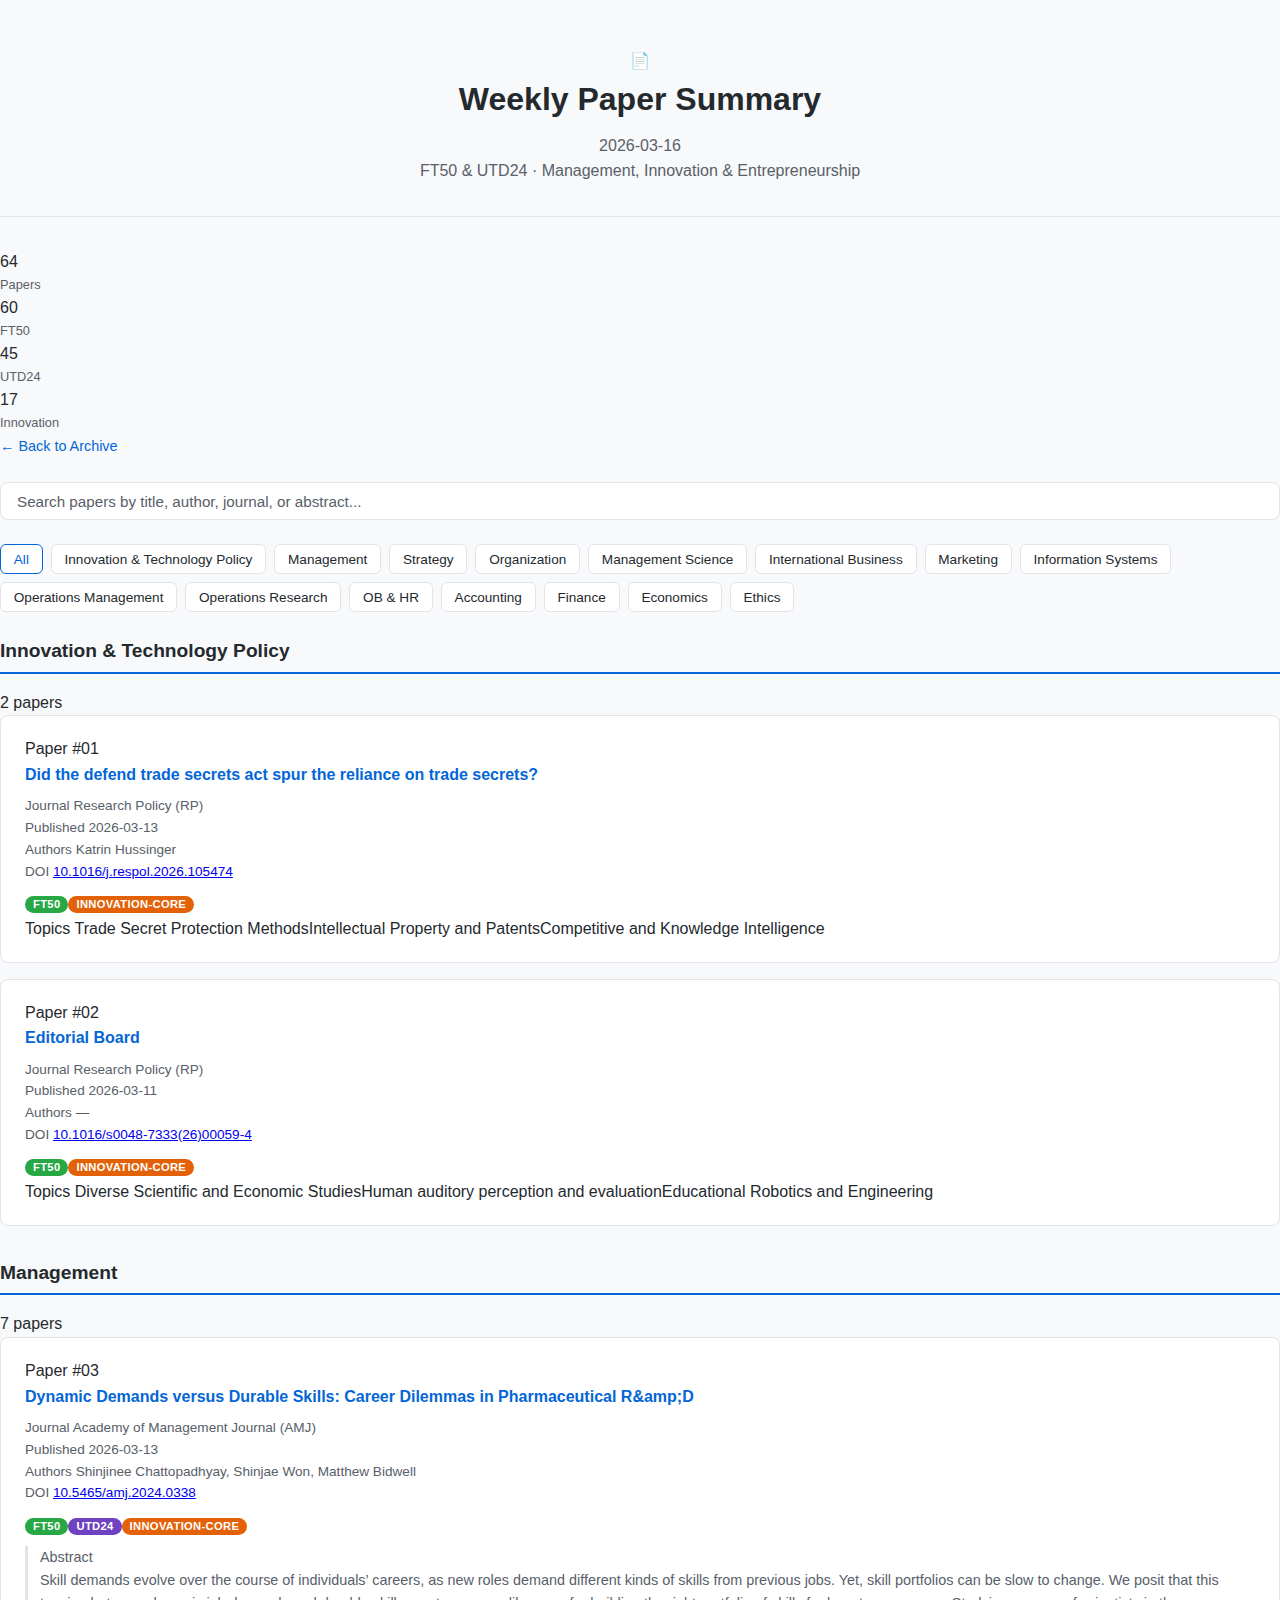
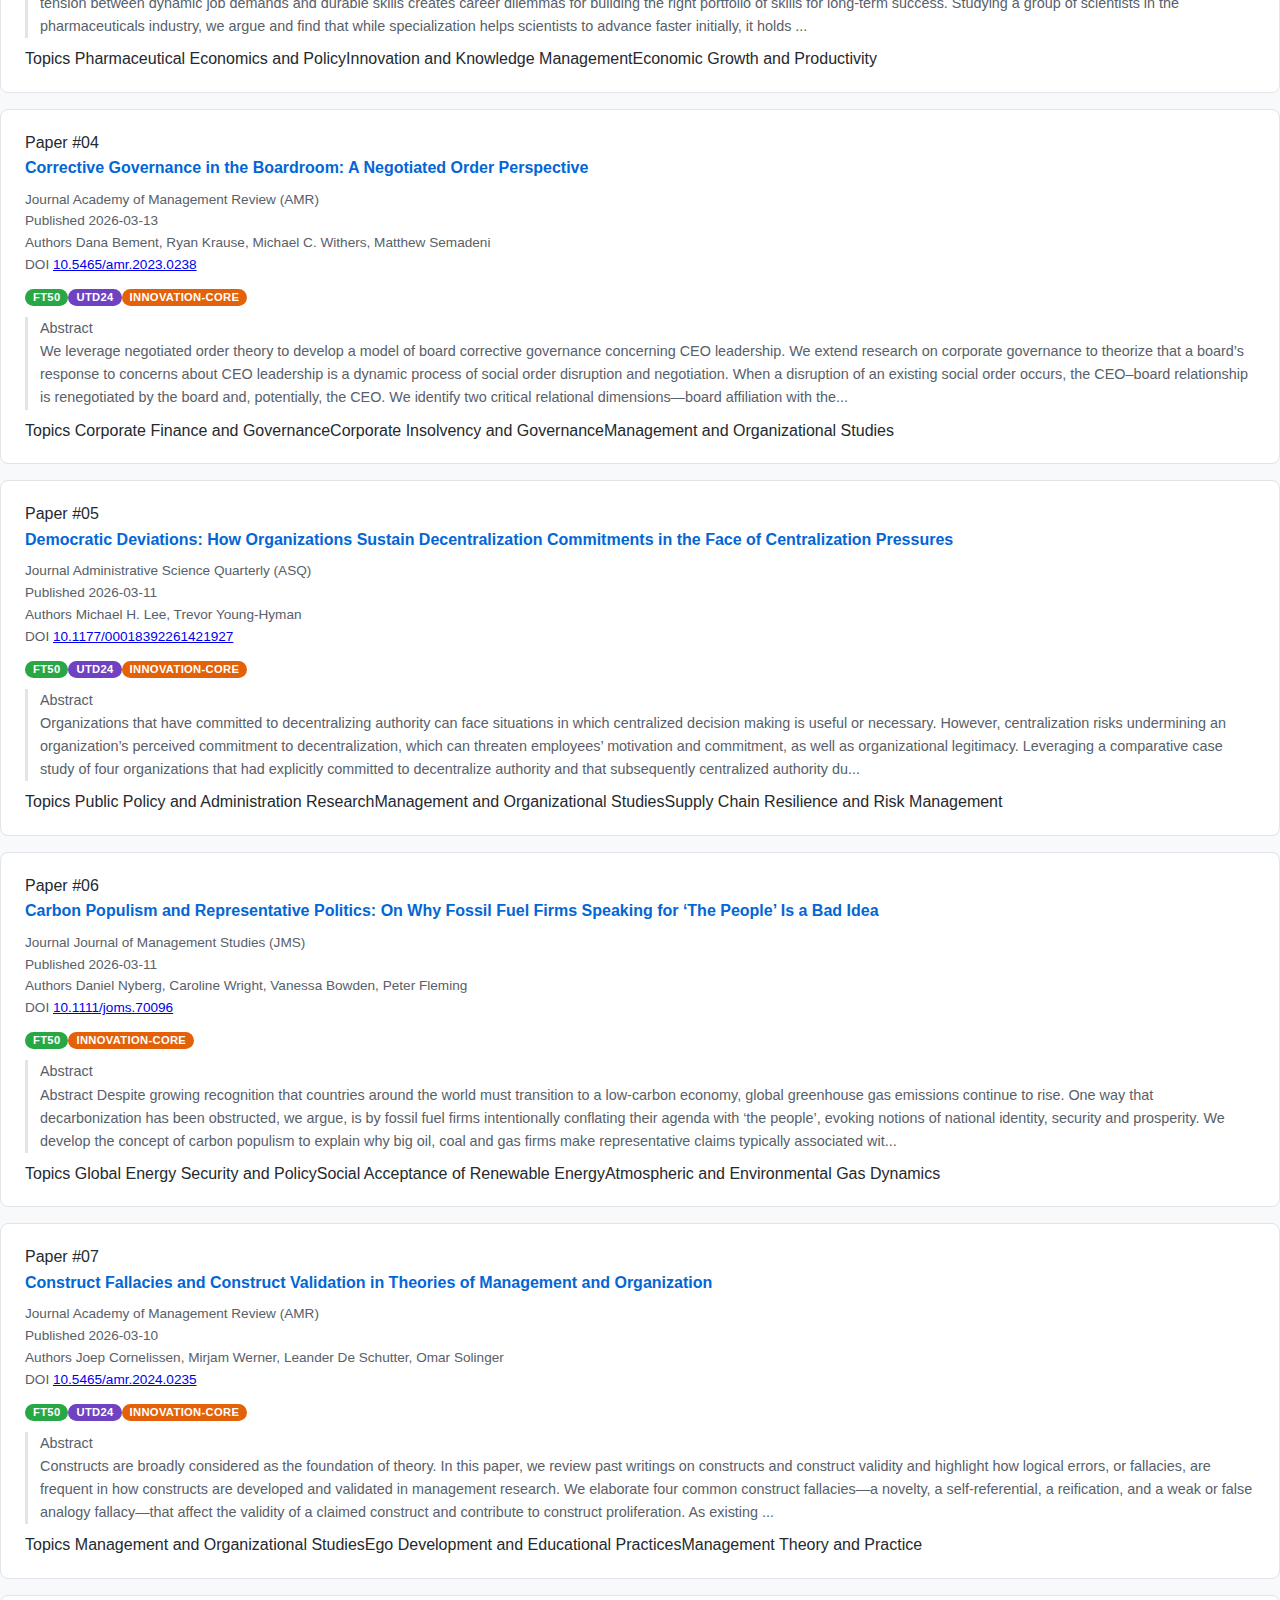
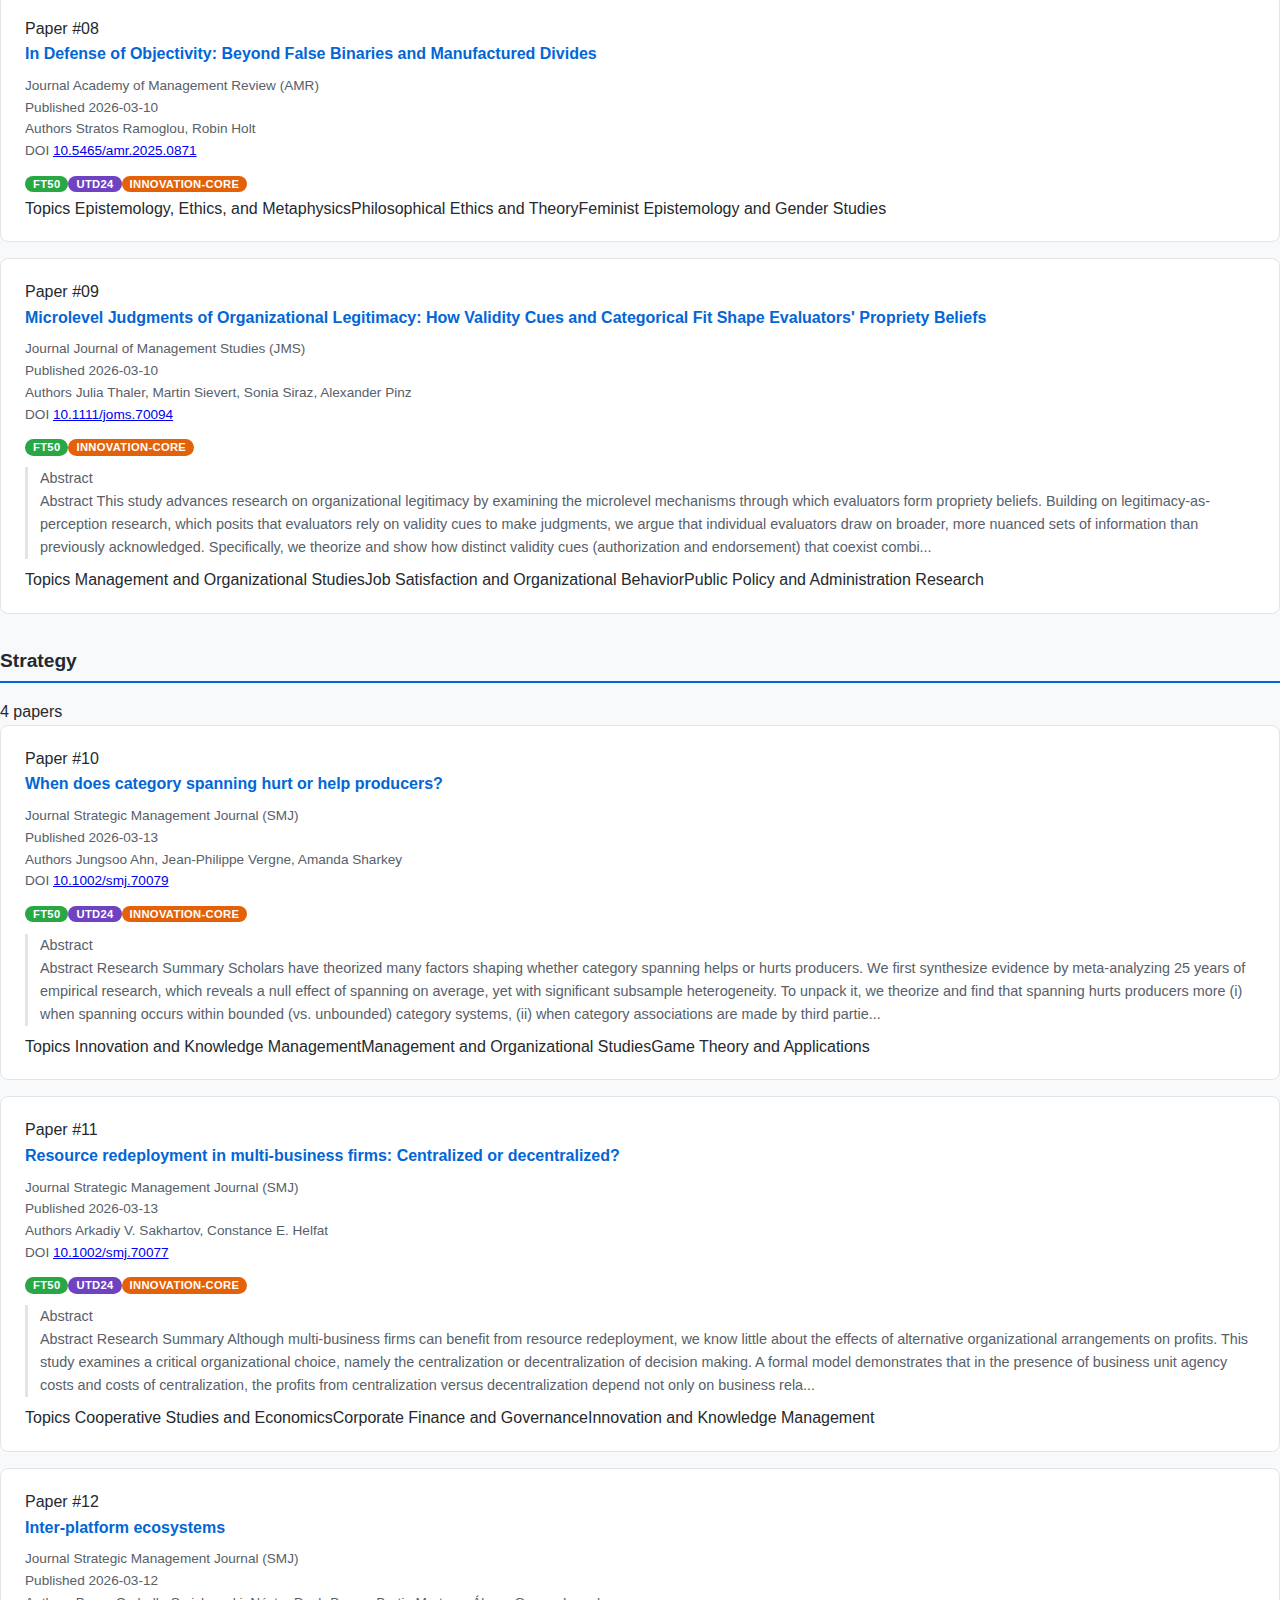
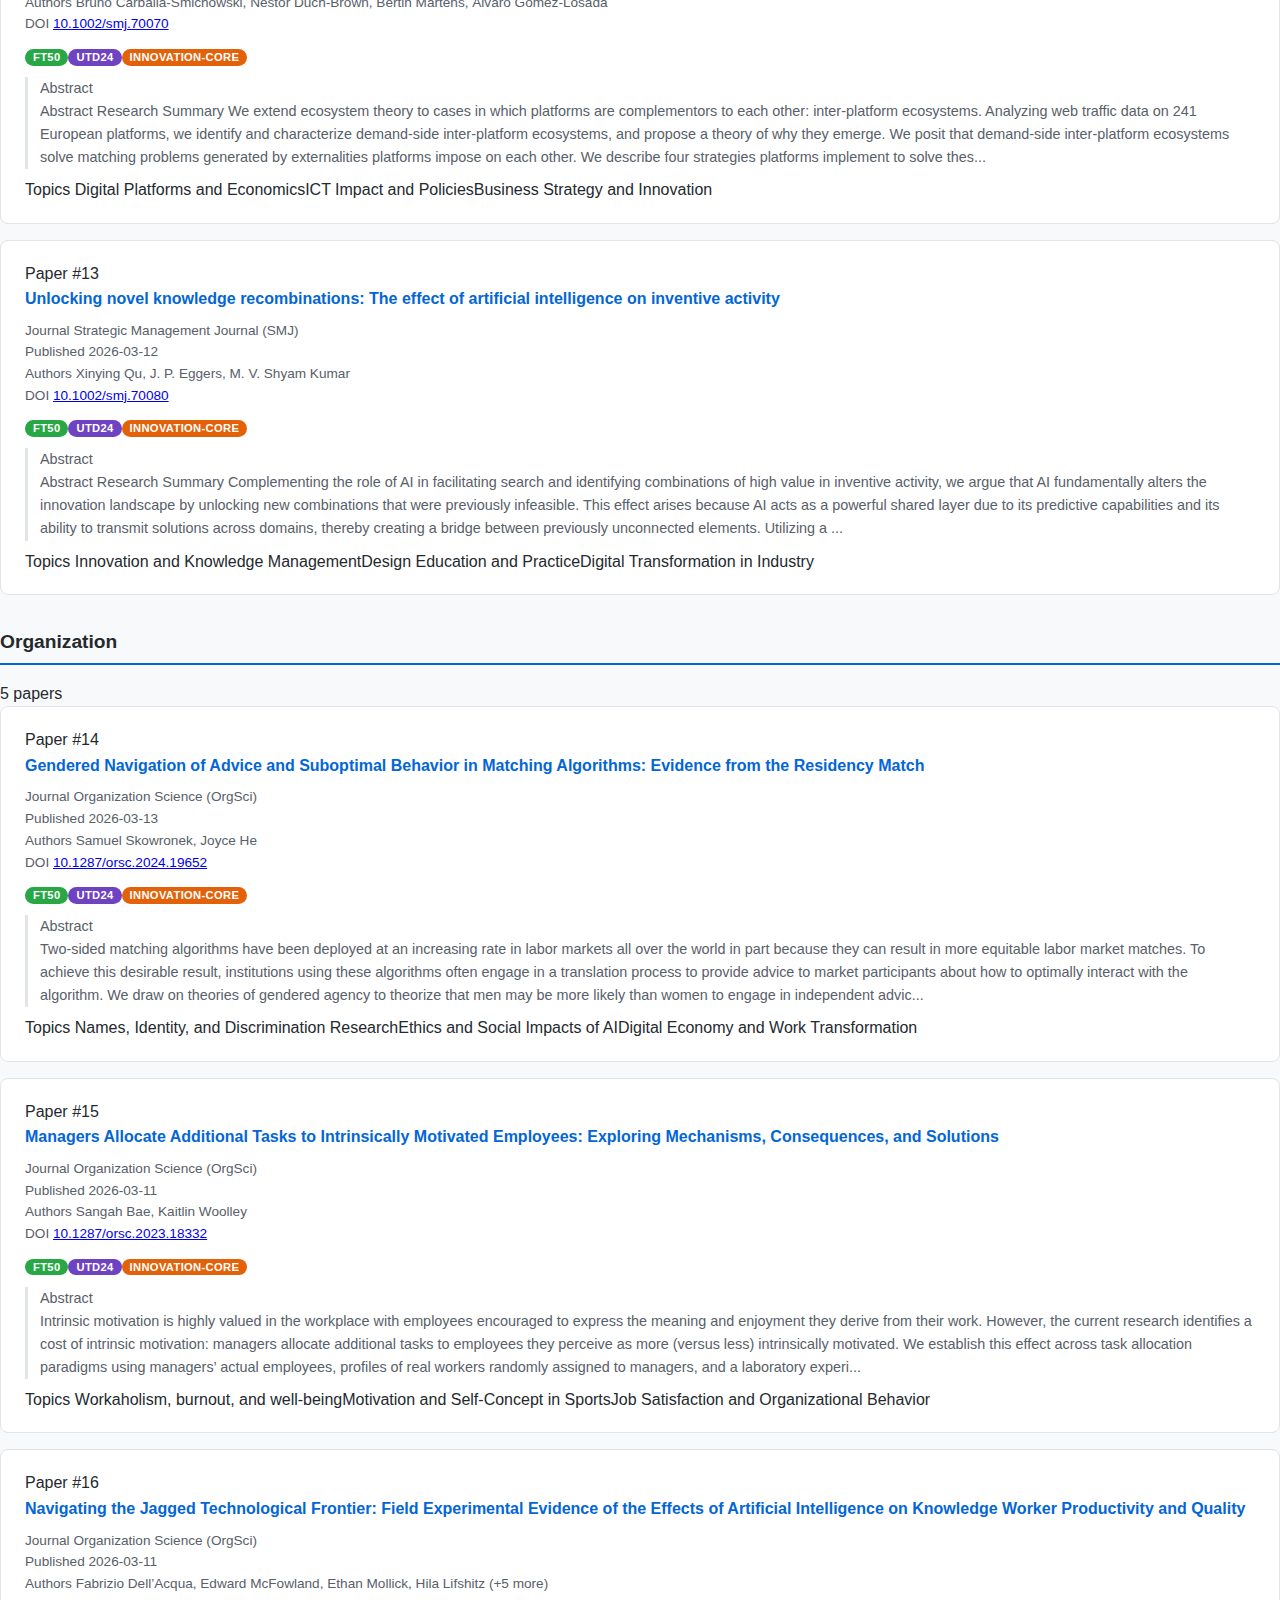
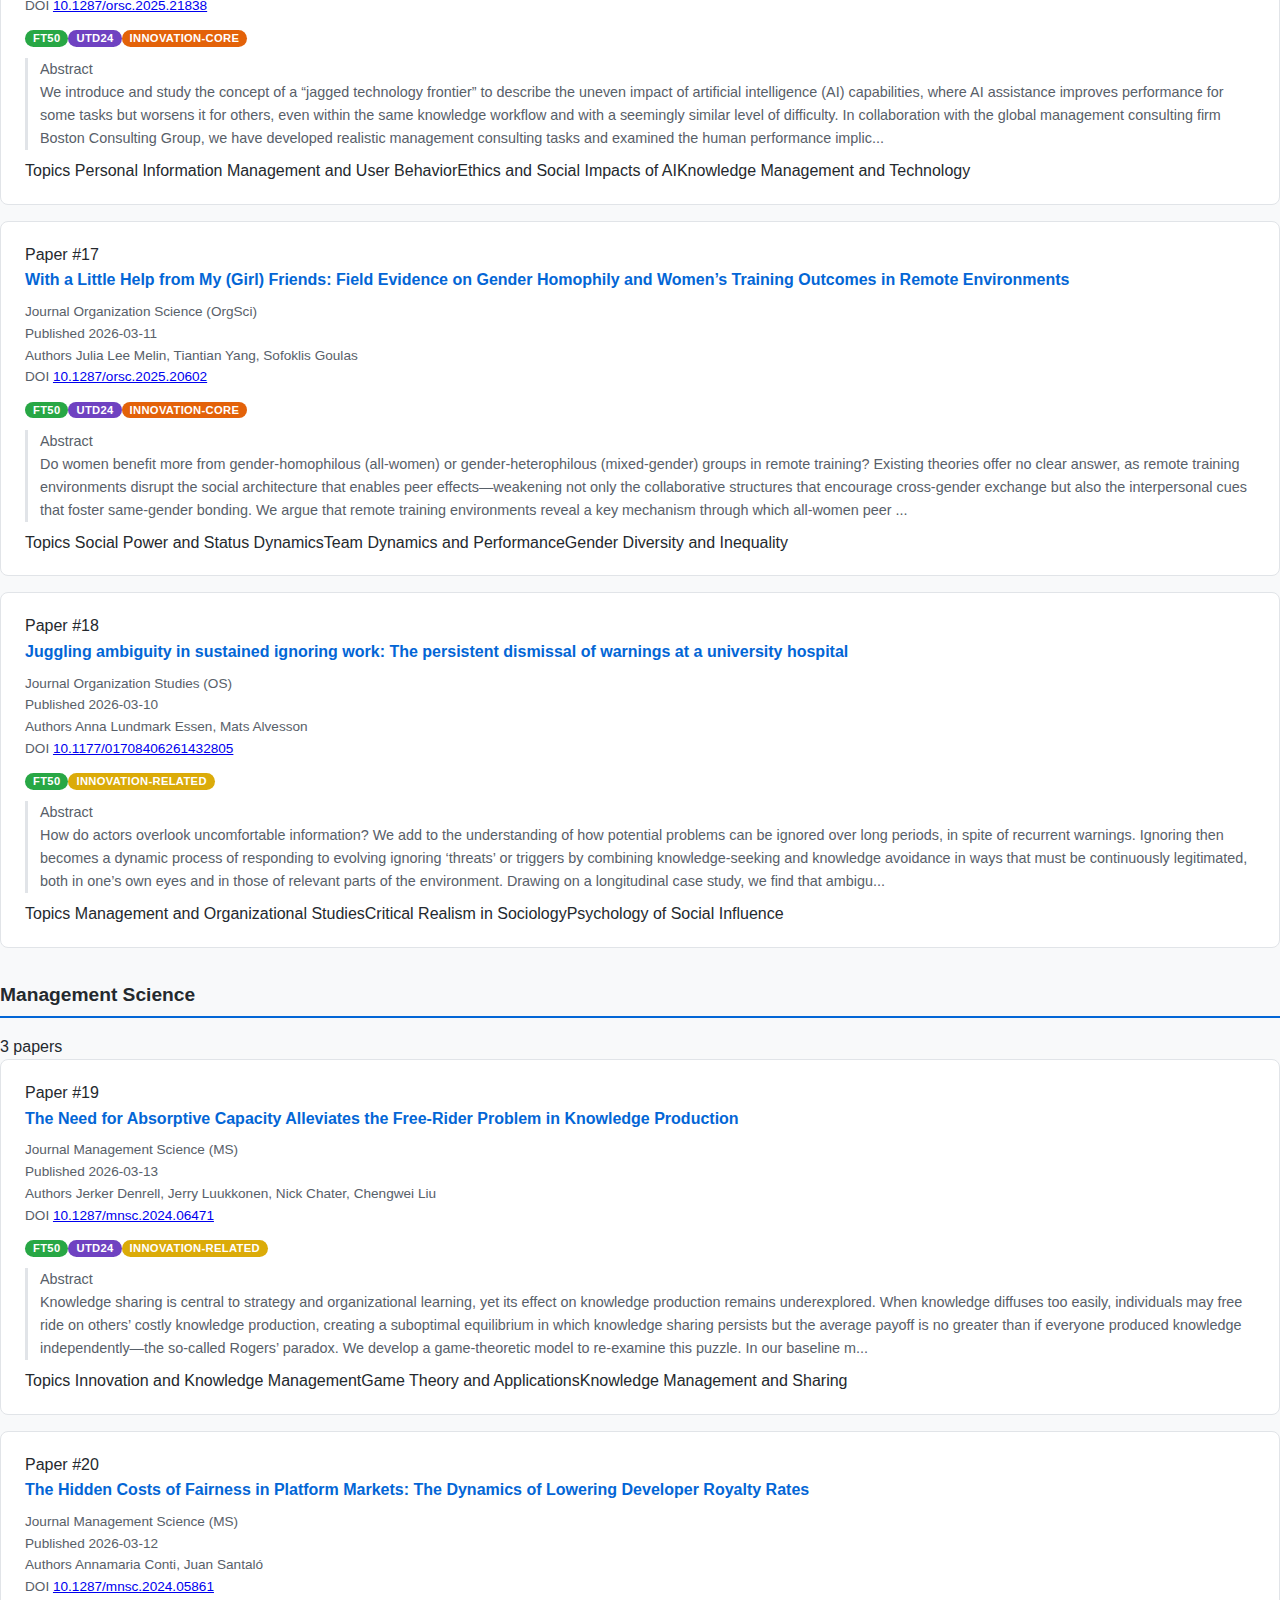
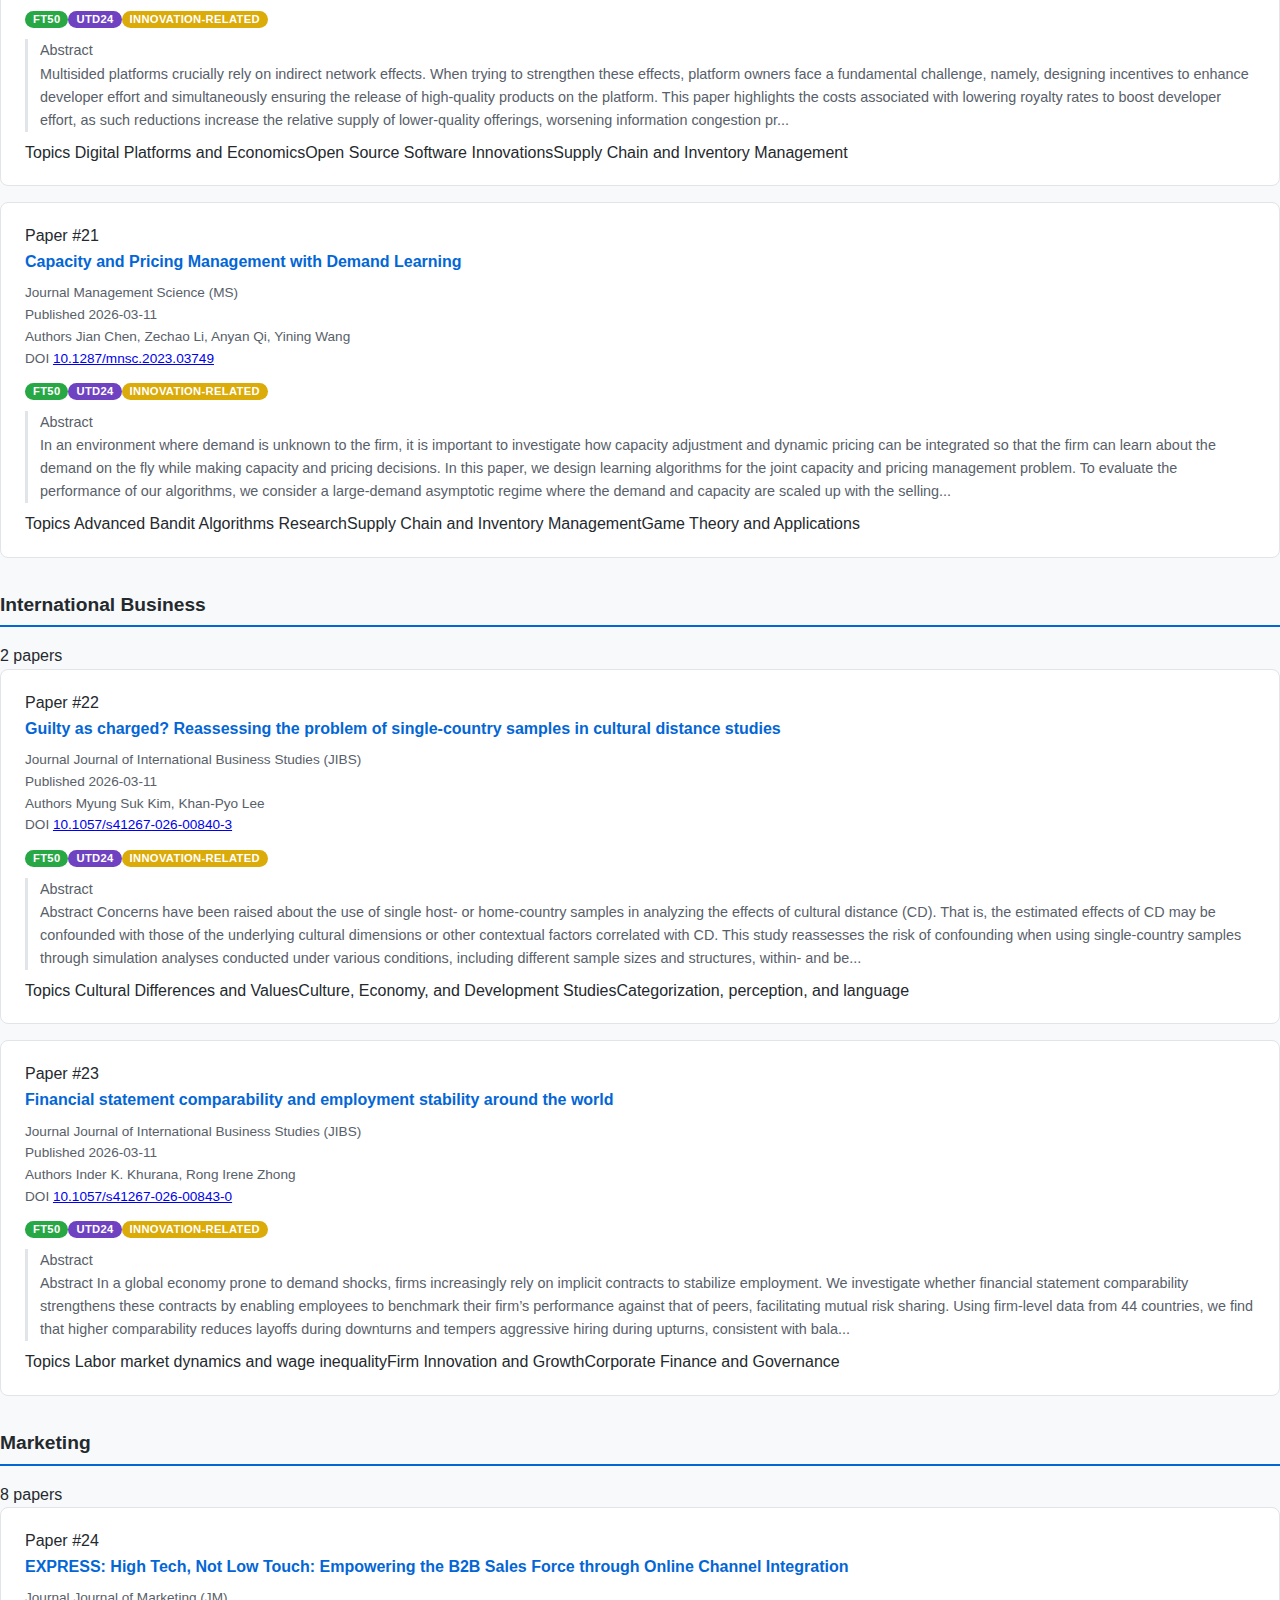
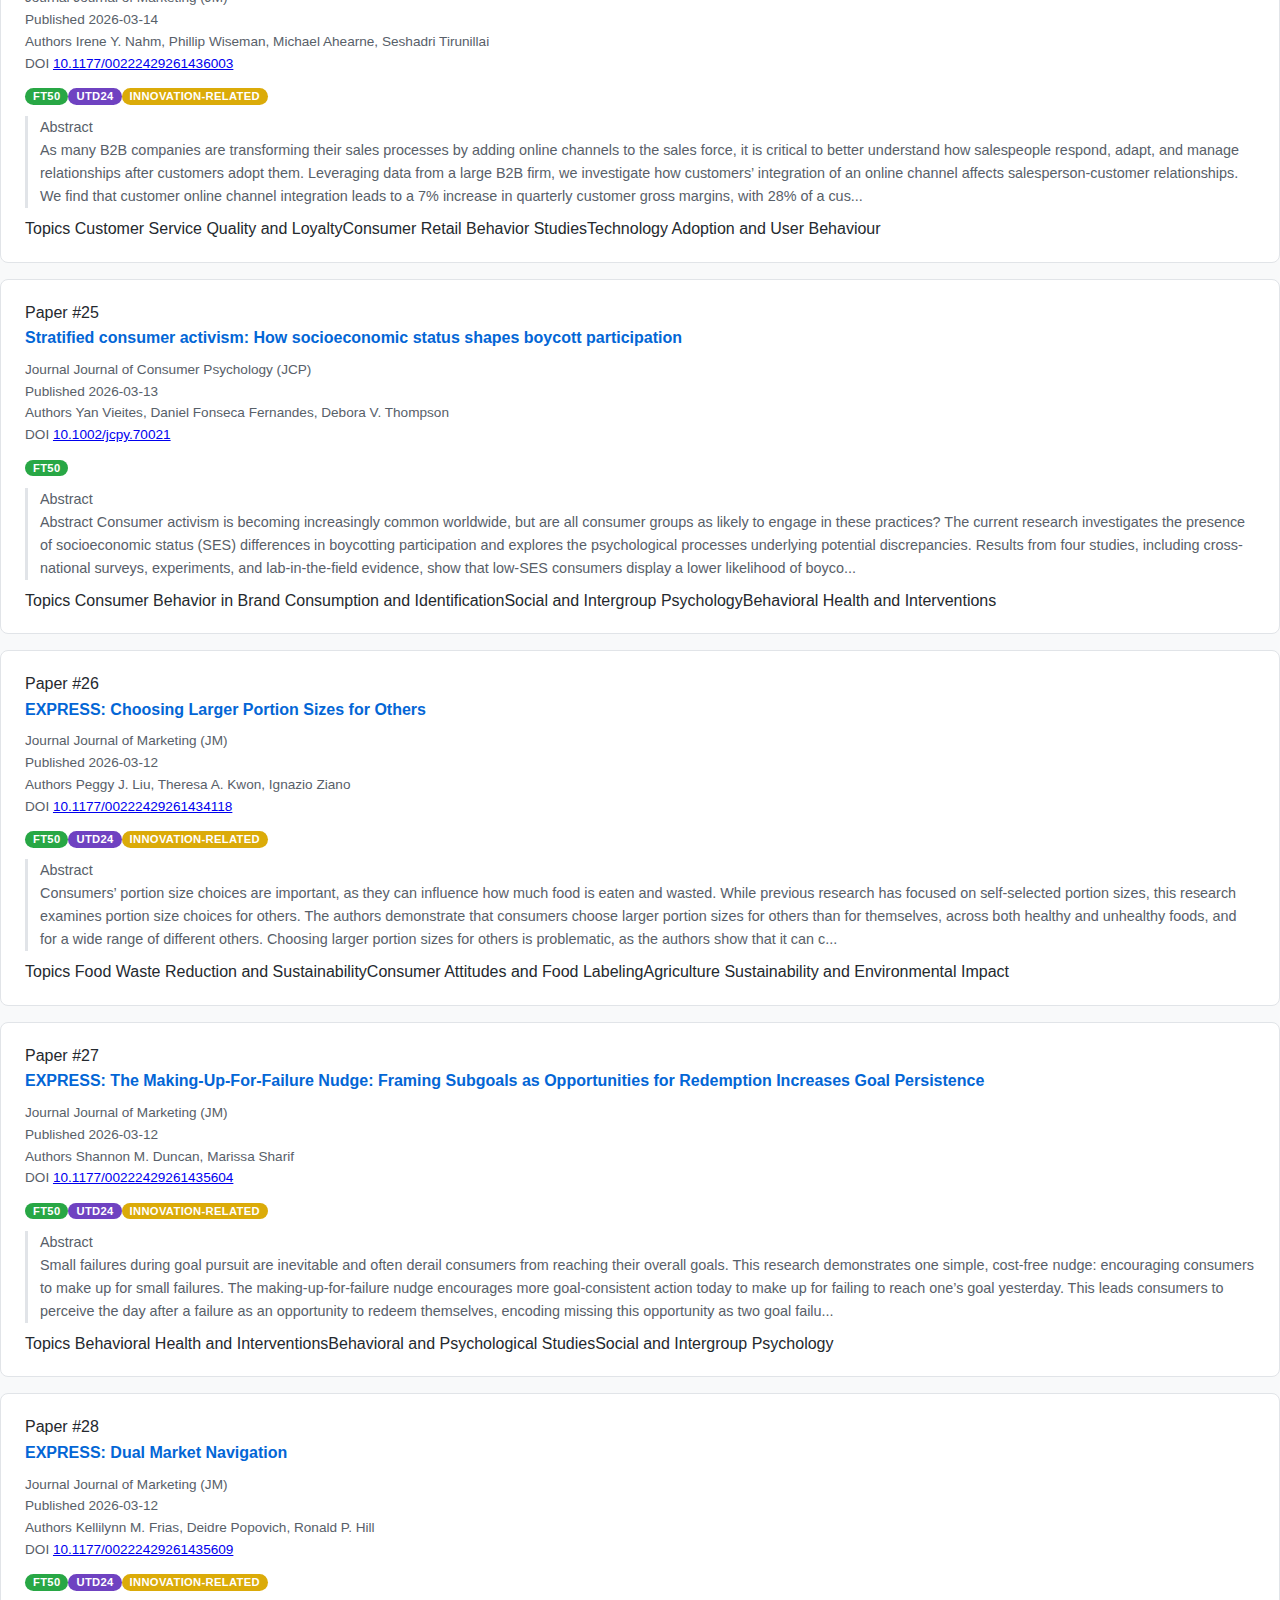
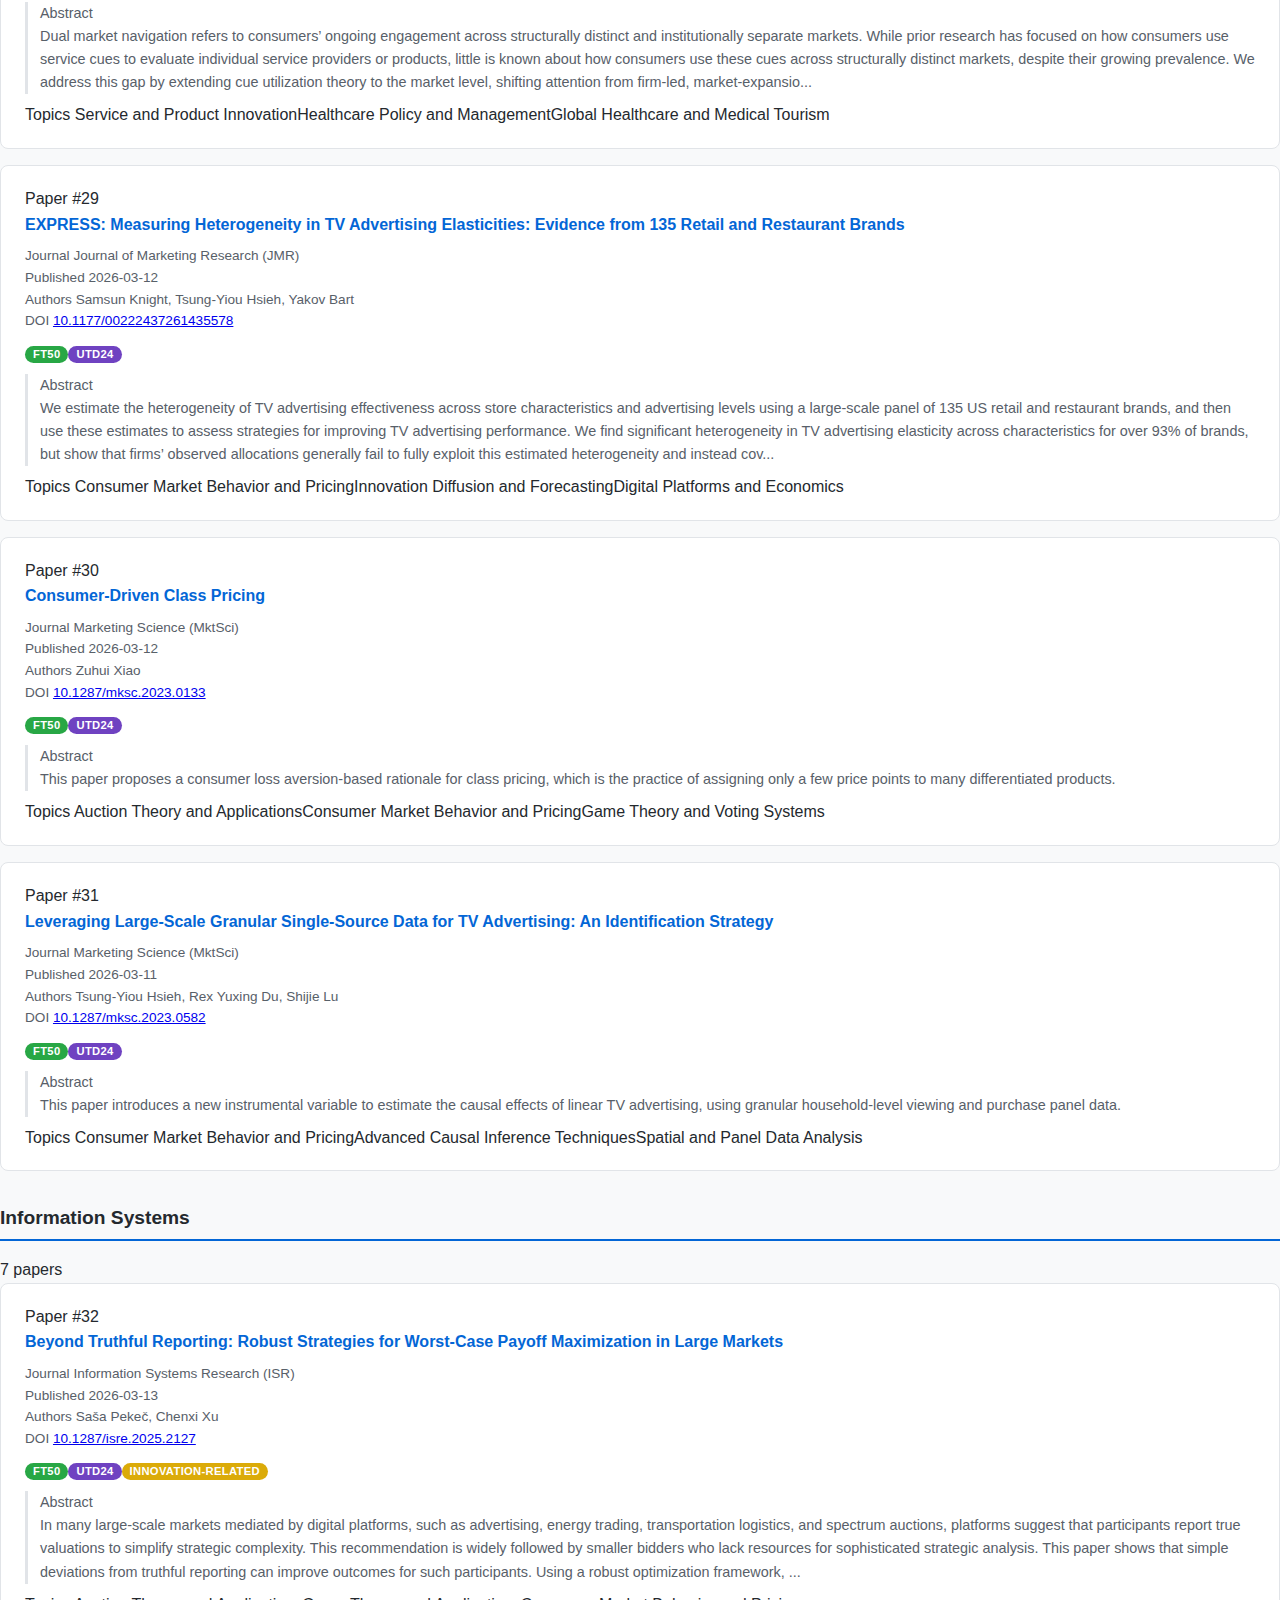
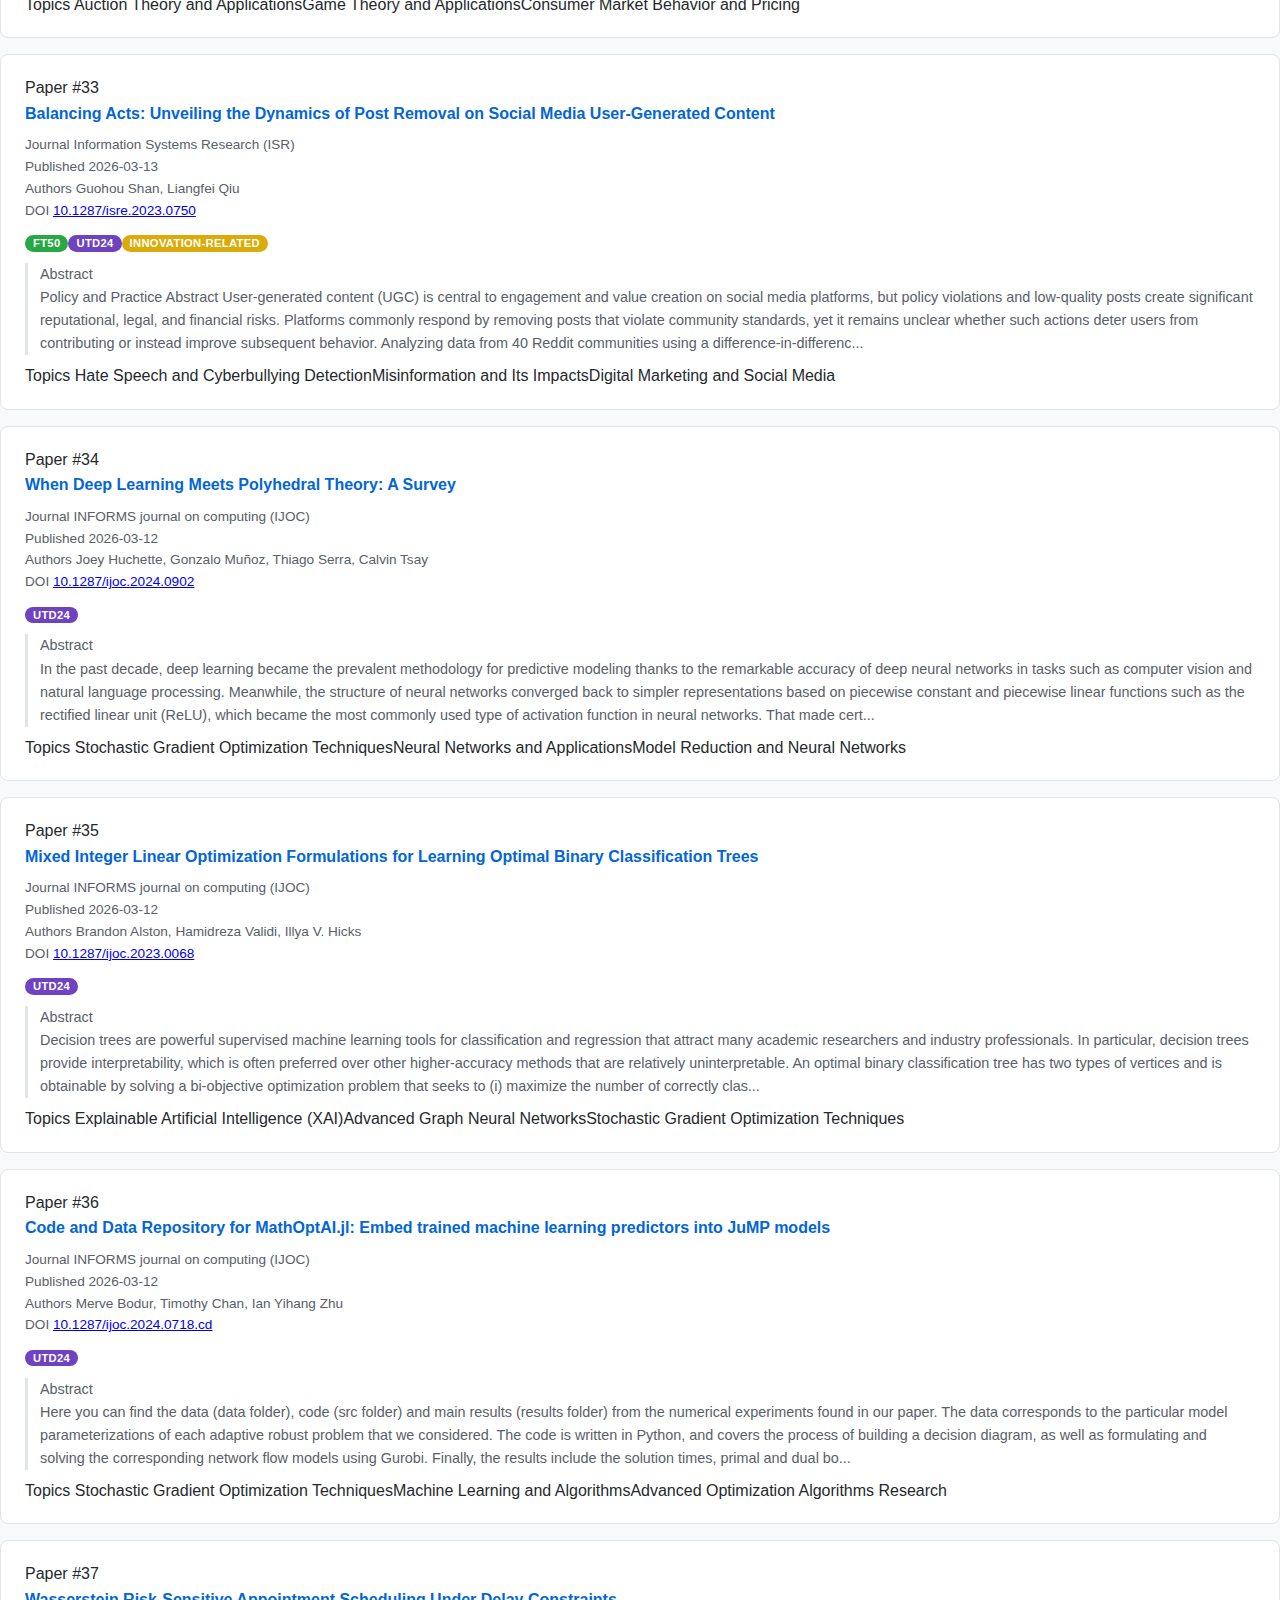
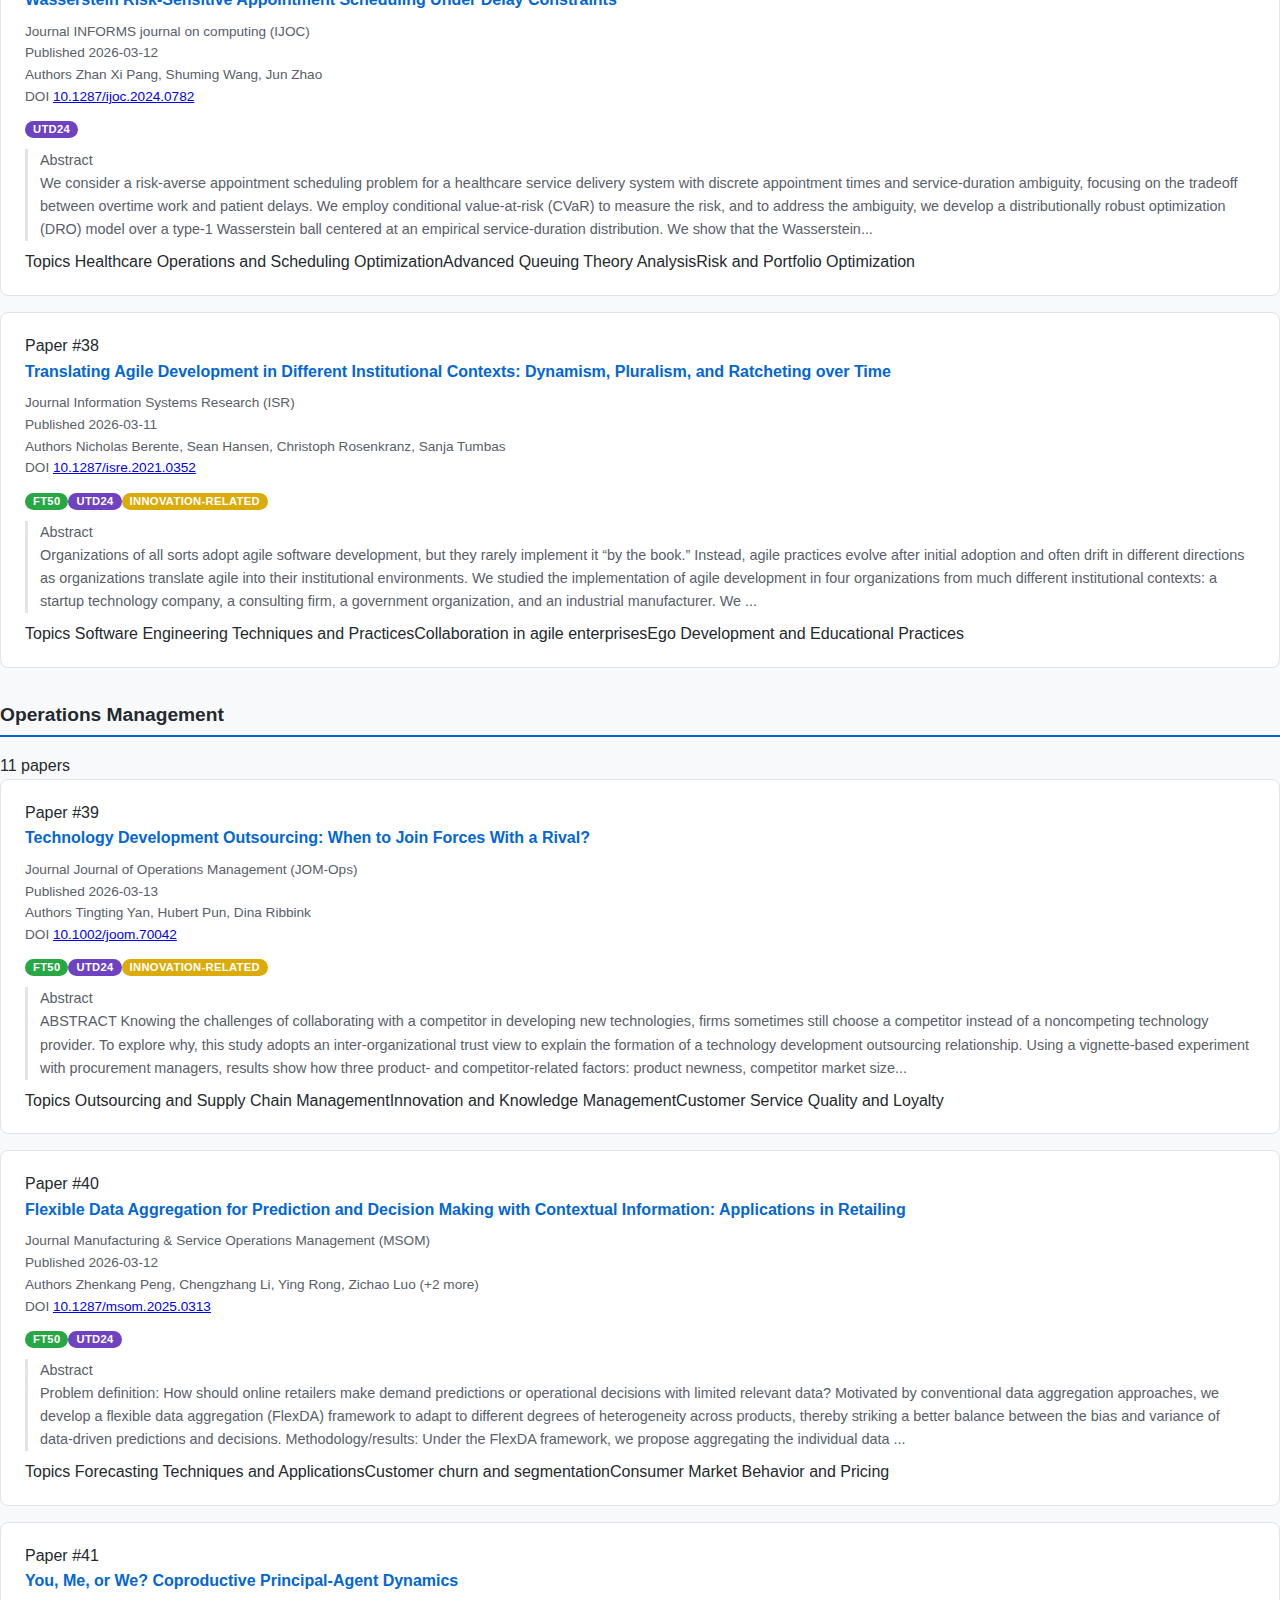
<file: docs/week/2026-03-16.html>
<!DOCTYPE html>
<html lang="en">
<head>
  <meta charset="UTF-8">
  <meta name="viewport" content="width=device-width, initial-scale=1.0">
  <title>Week of 2026-03-16 - AI Academia Bot</title>
  <link rel="stylesheet" href="../assets/style.css">
</head>
<body>
  <header class="header">
    <div class="header-content">
      <div class="header-icon">📄</div>
      <h1>Weekly Paper Summary</h1>
      <p class="header-date">2026-03-16</p>
      <p class="header-subtitle">FT50 & UTD24 · Management, Innovation & Entrepreneurship</p>
    </div>
  </header>

  <div class="stats-bar">
    <div class="stats-grid">
      <div class="stat-item">
        <div class="stat-number">64</div>
        <div class="stat-label">Papers</div>
      </div>
      <div class="stat-item">
        <div class="stat-number">60</div>
        <div class="stat-label">FT50</div>
      </div>
      <div class="stat-item">
        <div class="stat-number">45</div>
        <div class="stat-label">UTD24</div>
      </div>
      <div class="stat-item">
        <div class="stat-number">17</div>
        <div class="stat-label">Innovation</div>
      </div>
    </div>
  </div>

  <main class="main">
    <a href="../index.html" class="nav-back">← Back to Archive</a>

    <input type="text" class="search-box" placeholder="Search papers by title, author, journal, or abstract..." id="searchBox">

    <div class="filters">
      <button class="filter-btn active" data-filter="all">All</button><button class="filter-btn" data-filter="Innovation &amp; Technology Policy">Innovation &amp; Technology Policy</button><button class="filter-btn" data-filter="Management">Management</button><button class="filter-btn" data-filter="Strategy">Strategy</button><button class="filter-btn" data-filter="Organization">Organization</button><button class="filter-btn" data-filter="Management Science">Management Science</button><button class="filter-btn" data-filter="International Business">International Business</button><button class="filter-btn" data-filter="Marketing">Marketing</button><button class="filter-btn" data-filter="Information Systems">Information Systems</button><button class="filter-btn" data-filter="Operations Management">Operations Management</button><button class="filter-btn" data-filter="Operations Research">Operations Research</button><button class="filter-btn" data-filter="OB &amp; HR">OB &amp; HR</button><button class="filter-btn" data-filter="Accounting">Accounting</button><button class="filter-btn" data-filter="Finance">Finance</button><button class="filter-btn" data-filter="Economics">Economics</button><button class="filter-btn" data-filter="Ethics">Ethics</button>
    </div>

    <div id="paperList">
      
    <section class="category-section" data-category="Innovation &amp; Technology Policy">
      <div class="category-header">
        <span class="category-dot" style="background: var(--category-innov)"></span>
        <h2>Innovation &amp; Technology Policy</h2>
        <span class="category-count">2 papers</span>
      </div>
      
      <article class="paper-card">
        <div class="paper-title-bar">
          <div class="paper-index">Paper #01</div>
          <h3 class="paper-title"><a href="https://doi.org/10.1016/j.respol.2026.105474" target="_blank" rel="noopener">Did the defend trade secrets act spur the reliance on trade secrets?</a></h3>
        </div>
        <div class="paper-meta">
          <div class="meta-item">
            <span class="meta-label">Journal</span>
            <span class="meta-value journal">Research Policy (RP)</span>
          </div>
          <div class="meta-item">
            <span class="meta-label">Published</span>
            <span class="meta-value">2026-03-13</span>
          </div>
          <div class="meta-item">
            <span class="meta-label">Authors</span>
            <span class="meta-value">Katrin Hussinger</span>
          </div>
          <div class="meta-item">
            <span class="meta-label">DOI</span>
            <span class="meta-value"><a href="https://doi.org/10.1016/j.respol.2026.105474" target="_blank" rel="noopener">10.1016/j.respol.2026.105474</a></span>
          </div>
        </div>
        
        <div class="paper-tags">
          <span class="tag tag-ft50">FT50</span><span class="tag tag-innovation">Innovation-Core</span>
        </div>
        
        
        <div class="paper-topics">
          <span class="topics-label">Topics</span>
          <span class="topic-chip">Trade Secret Protection Methods</span><span class="topic-chip">Intellectual Property and Patents</span><span class="topic-chip">Competitive and Knowledge Intelligence</span>
        </div>
      </article>
      <article class="paper-card">
        <div class="paper-title-bar">
          <div class="paper-index">Paper #02</div>
          <h3 class="paper-title"><a href="https://doi.org/10.1016/s0048-7333(26)00059-4" target="_blank" rel="noopener">Editorial Board</a></h3>
        </div>
        <div class="paper-meta">
          <div class="meta-item">
            <span class="meta-label">Journal</span>
            <span class="meta-value journal">Research Policy (RP)</span>
          </div>
          <div class="meta-item">
            <span class="meta-label">Published</span>
            <span class="meta-value">2026-03-11</span>
          </div>
          <div class="meta-item">
            <span class="meta-label">Authors</span>
            <span class="meta-value">—</span>
          </div>
          <div class="meta-item">
            <span class="meta-label">DOI</span>
            <span class="meta-value"><a href="https://doi.org/10.1016/s0048-7333(26)00059-4" target="_blank" rel="noopener">10.1016/s0048-7333(26)00059-4</a></span>
          </div>
        </div>
        
        <div class="paper-tags">
          <span class="tag tag-ft50">FT50</span><span class="tag tag-innovation">Innovation-Core</span>
        </div>
        
        
        <div class="paper-topics">
          <span class="topics-label">Topics</span>
          <span class="topic-chip">Diverse Scientific and Economic Studies</span><span class="topic-chip">Human auditory perception and evaluation</span><span class="topic-chip">Educational Robotics and Engineering</span>
        </div>
      </article>
    </section>
    <section class="category-section" data-category="Management">
      <div class="category-header">
        <span class="category-dot" style="background: var(--category-mgmt)"></span>
        <h2>Management</h2>
        <span class="category-count">7 papers</span>
      </div>
      
      <article class="paper-card">
        <div class="paper-title-bar">
          <div class="paper-index">Paper #03</div>
          <h3 class="paper-title"><a href="https://doi.org/10.5465/amj.2024.0338" target="_blank" rel="noopener">Dynamic Demands versus Durable Skills: Career Dilemmas in Pharmaceutical R&amp;amp;D</a></h3>
        </div>
        <div class="paper-meta">
          <div class="meta-item">
            <span class="meta-label">Journal</span>
            <span class="meta-value journal">Academy of Management Journal (AMJ)</span>
          </div>
          <div class="meta-item">
            <span class="meta-label">Published</span>
            <span class="meta-value">2026-03-13</span>
          </div>
          <div class="meta-item">
            <span class="meta-label">Authors</span>
            <span class="meta-value">Shinjinee Chattopadhyay, Shinjae Won, Matthew Bidwell</span>
          </div>
          <div class="meta-item">
            <span class="meta-label">DOI</span>
            <span class="meta-value"><a href="https://doi.org/10.5465/amj.2024.0338" target="_blank" rel="noopener">10.5465/amj.2024.0338</a></span>
          </div>
        </div>
        
        <div class="paper-tags">
          <span class="tag tag-ft50">FT50</span><span class="tag tag-utd24">UTD24</span><span class="tag tag-innovation">Innovation-Core</span>
        </div>
        
        <div class="paper-abstract">
          <div class="abstract-label">Abstract</div>
          <p class="abstract-text">Skill demands evolve over the course of individuals’ careers, as new roles demand different kinds of skills from previous jobs. Yet, skill portfolios can be slow to change. We posit that this tension between dynamic job demands and durable skills creates career dilemmas for building the right portfolio of skills for long-term success. Studying a group of scientists in the pharmaceuticals industry, we argue and find that while specialization helps scientists to advance faster initially, it holds ...</p>
        </div>
        
        <div class="paper-topics">
          <span class="topics-label">Topics</span>
          <span class="topic-chip">Pharmaceutical Economics and Policy</span><span class="topic-chip">Innovation and Knowledge Management</span><span class="topic-chip">Economic Growth and Productivity</span>
        </div>
      </article>
      <article class="paper-card">
        <div class="paper-title-bar">
          <div class="paper-index">Paper #04</div>
          <h3 class="paper-title"><a href="https://doi.org/10.5465/amr.2023.0238" target="_blank" rel="noopener">Corrective Governance in the Boardroom: A Negotiated Order Perspective</a></h3>
        </div>
        <div class="paper-meta">
          <div class="meta-item">
            <span class="meta-label">Journal</span>
            <span class="meta-value journal">Academy of Management Review (AMR)</span>
          </div>
          <div class="meta-item">
            <span class="meta-label">Published</span>
            <span class="meta-value">2026-03-13</span>
          </div>
          <div class="meta-item">
            <span class="meta-label">Authors</span>
            <span class="meta-value">Dana Bement, Ryan Krause, Michael C. Withers, Matthew Semadeni</span>
          </div>
          <div class="meta-item">
            <span class="meta-label">DOI</span>
            <span class="meta-value"><a href="https://doi.org/10.5465/amr.2023.0238" target="_blank" rel="noopener">10.5465/amr.2023.0238</a></span>
          </div>
        </div>
        
        <div class="paper-tags">
          <span class="tag tag-ft50">FT50</span><span class="tag tag-utd24">UTD24</span><span class="tag tag-innovation">Innovation-Core</span>
        </div>
        
        <div class="paper-abstract">
          <div class="abstract-label">Abstract</div>
          <p class="abstract-text">We leverage negotiated order theory to develop a model of board corrective governance concerning CEO leadership. We extend research on corporate governance to theorize that a board’s response to concerns about CEO leadership is a dynamic process of social order disruption and negotiation. When a disruption of an existing social order occurs, the CEO–board relationship is renegotiated by the board and, potentially, the CEO. We identify two critical relational dimensions—board affiliation with the...</p>
        </div>
        
        <div class="paper-topics">
          <span class="topics-label">Topics</span>
          <span class="topic-chip">Corporate Finance and Governance</span><span class="topic-chip">Corporate Insolvency and Governance</span><span class="topic-chip">Management and Organizational Studies</span>
        </div>
      </article>
      <article class="paper-card">
        <div class="paper-title-bar">
          <div class="paper-index">Paper #05</div>
          <h3 class="paper-title"><a href="https://doi.org/10.1177/00018392261421927" target="_blank" rel="noopener">Democratic Deviations: How Organizations Sustain Decentralization Commitments in the Face of Centralization Pressures</a></h3>
        </div>
        <div class="paper-meta">
          <div class="meta-item">
            <span class="meta-label">Journal</span>
            <span class="meta-value journal">Administrative Science Quarterly (ASQ)</span>
          </div>
          <div class="meta-item">
            <span class="meta-label">Published</span>
            <span class="meta-value">2026-03-11</span>
          </div>
          <div class="meta-item">
            <span class="meta-label">Authors</span>
            <span class="meta-value">Michael H. Lee, Trevor Young-Hyman</span>
          </div>
          <div class="meta-item">
            <span class="meta-label">DOI</span>
            <span class="meta-value"><a href="https://doi.org/10.1177/00018392261421927" target="_blank" rel="noopener">10.1177/00018392261421927</a></span>
          </div>
        </div>
        
        <div class="paper-tags">
          <span class="tag tag-ft50">FT50</span><span class="tag tag-utd24">UTD24</span><span class="tag tag-innovation">Innovation-Core</span>
        </div>
        
        <div class="paper-abstract">
          <div class="abstract-label">Abstract</div>
          <p class="abstract-text">Organizations that have committed to decentralizing authority can face situations in which centralized decision making is useful or necessary. However, centralization risks undermining an organization’s perceived commitment to decentralization, which can threaten employees’ motivation and commitment, as well as organizational legitimacy. Leveraging a comparative case study of four organizations that had explicitly committed to decentralize authority and that subsequently centralized authority du...</p>
        </div>
        
        <div class="paper-topics">
          <span class="topics-label">Topics</span>
          <span class="topic-chip">Public Policy and Administration Research</span><span class="topic-chip">Management and Organizational Studies</span><span class="topic-chip">Supply Chain Resilience and Risk Management</span>
        </div>
      </article>
      <article class="paper-card">
        <div class="paper-title-bar">
          <div class="paper-index">Paper #06</div>
          <h3 class="paper-title"><a href="https://doi.org/10.1111/joms.70096" target="_blank" rel="noopener">Carbon Populism and Representative Politics: On Why Fossil Fuel Firms Speaking for ‘The People’ Is a Bad Idea</a></h3>
        </div>
        <div class="paper-meta">
          <div class="meta-item">
            <span class="meta-label">Journal</span>
            <span class="meta-value journal">Journal of Management Studies (JMS)</span>
          </div>
          <div class="meta-item">
            <span class="meta-label">Published</span>
            <span class="meta-value">2026-03-11</span>
          </div>
          <div class="meta-item">
            <span class="meta-label">Authors</span>
            <span class="meta-value">Daniel Nyberg, Caroline Wright, Vanessa Bowden, Peter Fleming</span>
          </div>
          <div class="meta-item">
            <span class="meta-label">DOI</span>
            <span class="meta-value"><a href="https://doi.org/10.1111/joms.70096" target="_blank" rel="noopener">10.1111/joms.70096</a></span>
          </div>
        </div>
        
        <div class="paper-tags">
          <span class="tag tag-ft50">FT50</span><span class="tag tag-innovation">Innovation-Core</span>
        </div>
        
        <div class="paper-abstract">
          <div class="abstract-label">Abstract</div>
          <p class="abstract-text">Abstract Despite growing recognition that countries around the world must transition to a low‐carbon economy, global greenhouse gas emissions continue to rise. One way that decarbonization has been obstructed, we argue, is by fossil fuel firms intentionally conflating their agenda with ‘the people’, evoking notions of national identity, security and prosperity. We develop the concept of carbon populism to explain why big oil, coal and gas firms make representative claims typically associated wit...</p>
        </div>
        
        <div class="paper-topics">
          <span class="topics-label">Topics</span>
          <span class="topic-chip">Global Energy Security and Policy</span><span class="topic-chip">Social Acceptance of Renewable Energy</span><span class="topic-chip">Atmospheric and Environmental Gas Dynamics</span>
        </div>
      </article>
      <article class="paper-card">
        <div class="paper-title-bar">
          <div class="paper-index">Paper #07</div>
          <h3 class="paper-title"><a href="https://doi.org/10.5465/amr.2024.0235" target="_blank" rel="noopener">Construct Fallacies and Construct Validation in Theories of Management and Organization</a></h3>
        </div>
        <div class="paper-meta">
          <div class="meta-item">
            <span class="meta-label">Journal</span>
            <span class="meta-value journal">Academy of Management Review (AMR)</span>
          </div>
          <div class="meta-item">
            <span class="meta-label">Published</span>
            <span class="meta-value">2026-03-10</span>
          </div>
          <div class="meta-item">
            <span class="meta-label">Authors</span>
            <span class="meta-value">Joep Cornelissen, Mirjam Werner, Leander De Schutter, Omar Solinger</span>
          </div>
          <div class="meta-item">
            <span class="meta-label">DOI</span>
            <span class="meta-value"><a href="https://doi.org/10.5465/amr.2024.0235" target="_blank" rel="noopener">10.5465/amr.2024.0235</a></span>
          </div>
        </div>
        
        <div class="paper-tags">
          <span class="tag tag-ft50">FT50</span><span class="tag tag-utd24">UTD24</span><span class="tag tag-innovation">Innovation-Core</span>
        </div>
        
        <div class="paper-abstract">
          <div class="abstract-label">Abstract</div>
          <p class="abstract-text">Constructs are broadly considered as the foundation of theory. In this paper, we review past writings on constructs and construct validity and highlight how logical errors, or fallacies, are frequent in how constructs are developed and validated in management research. We elaborate four common construct fallacies—a novelty, a self-referential, a reification, and a weak or false analogy fallacy—that affect the validity of a claimed construct and contribute to construct proliferation. As existing ...</p>
        </div>
        
        <div class="paper-topics">
          <span class="topics-label">Topics</span>
          <span class="topic-chip">Management and Organizational Studies</span><span class="topic-chip">Ego Development and Educational Practices</span><span class="topic-chip">Management Theory and Practice</span>
        </div>
      </article>
      <article class="paper-card">
        <div class="paper-title-bar">
          <div class="paper-index">Paper #08</div>
          <h3 class="paper-title"><a href="https://doi.org/10.5465/amr.2025.0871" target="_blank" rel="noopener">In Defense of Objectivity: Beyond False Binaries and Manufactured Divides</a></h3>
        </div>
        <div class="paper-meta">
          <div class="meta-item">
            <span class="meta-label">Journal</span>
            <span class="meta-value journal">Academy of Management Review (AMR)</span>
          </div>
          <div class="meta-item">
            <span class="meta-label">Published</span>
            <span class="meta-value">2026-03-10</span>
          </div>
          <div class="meta-item">
            <span class="meta-label">Authors</span>
            <span class="meta-value">Stratos Ramoglou, Robin Holt</span>
          </div>
          <div class="meta-item">
            <span class="meta-label">DOI</span>
            <span class="meta-value"><a href="https://doi.org/10.5465/amr.2025.0871" target="_blank" rel="noopener">10.5465/amr.2025.0871</a></span>
          </div>
        </div>
        
        <div class="paper-tags">
          <span class="tag tag-ft50">FT50</span><span class="tag tag-utd24">UTD24</span><span class="tag tag-innovation">Innovation-Core</span>
        </div>
        
        
        <div class="paper-topics">
          <span class="topics-label">Topics</span>
          <span class="topic-chip">Epistemology, Ethics, and Metaphysics</span><span class="topic-chip">Philosophical Ethics and Theory</span><span class="topic-chip">Feminist Epistemology and Gender Studies</span>
        </div>
      </article>
      <article class="paper-card">
        <div class="paper-title-bar">
          <div class="paper-index">Paper #09</div>
          <h3 class="paper-title"><a href="https://doi.org/10.1111/joms.70094" target="_blank" rel="noopener">Microlevel Judgments of Organizational Legitimacy: How Validity Cues and Categorical Fit Shape Evaluators&#x27; Propriety Beliefs</a></h3>
        </div>
        <div class="paper-meta">
          <div class="meta-item">
            <span class="meta-label">Journal</span>
            <span class="meta-value journal">Journal of Management Studies (JMS)</span>
          </div>
          <div class="meta-item">
            <span class="meta-label">Published</span>
            <span class="meta-value">2026-03-10</span>
          </div>
          <div class="meta-item">
            <span class="meta-label">Authors</span>
            <span class="meta-value">Julia Thaler, Martin Sievert, Sonia Siraz, Alexander Pinz</span>
          </div>
          <div class="meta-item">
            <span class="meta-label">DOI</span>
            <span class="meta-value"><a href="https://doi.org/10.1111/joms.70094" target="_blank" rel="noopener">10.1111/joms.70094</a></span>
          </div>
        </div>
        
        <div class="paper-tags">
          <span class="tag tag-ft50">FT50</span><span class="tag tag-innovation">Innovation-Core</span>
        </div>
        
        <div class="paper-abstract">
          <div class="abstract-label">Abstract</div>
          <p class="abstract-text">Abstract This study advances research on organizational legitimacy by examining the microlevel mechanisms through which evaluators form propriety beliefs. Building on legitimacy‐as‐perception research, which posits that evaluators rely on validity cues to make judgments, we argue that individual evaluators draw on broader, more nuanced sets of information than previously acknowledged. Specifically, we theorize and show how distinct validity cues (authorization and endorsement) that coexist combi...</p>
        </div>
        
        <div class="paper-topics">
          <span class="topics-label">Topics</span>
          <span class="topic-chip">Management and Organizational Studies</span><span class="topic-chip">Job Satisfaction and Organizational Behavior</span><span class="topic-chip">Public Policy and Administration Research</span>
        </div>
      </article>
    </section>
    <section class="category-section" data-category="Strategy">
      <div class="category-header">
        <span class="category-dot" style="background: var(--category-strategy)"></span>
        <h2>Strategy</h2>
        <span class="category-count">4 papers</span>
      </div>
      
      <article class="paper-card">
        <div class="paper-title-bar">
          <div class="paper-index">Paper #10</div>
          <h3 class="paper-title"><a href="https://doi.org/10.1002/smj.70079" target="_blank" rel="noopener">When does category spanning hurt or help producers?</a></h3>
        </div>
        <div class="paper-meta">
          <div class="meta-item">
            <span class="meta-label">Journal</span>
            <span class="meta-value journal">Strategic Management Journal (SMJ)</span>
          </div>
          <div class="meta-item">
            <span class="meta-label">Published</span>
            <span class="meta-value">2026-03-13</span>
          </div>
          <div class="meta-item">
            <span class="meta-label">Authors</span>
            <span class="meta-value">Jungsoo Ahn, Jean‐Philippe Vergne, Amanda Sharkey</span>
          </div>
          <div class="meta-item">
            <span class="meta-label">DOI</span>
            <span class="meta-value"><a href="https://doi.org/10.1002/smj.70079" target="_blank" rel="noopener">10.1002/smj.70079</a></span>
          </div>
        </div>
        
        <div class="paper-tags">
          <span class="tag tag-ft50">FT50</span><span class="tag tag-utd24">UTD24</span><span class="tag tag-innovation">Innovation-Core</span>
        </div>
        
        <div class="paper-abstract">
          <div class="abstract-label">Abstract</div>
          <p class="abstract-text">Abstract Research Summary Scholars have theorized many factors shaping whether category spanning helps or hurts producers. We first synthesize evidence by meta‐analyzing 25 years of empirical research, which reveals a null effect of spanning on average, yet with significant subsample heterogeneity. To unpack it, we theorize and find that spanning hurts producers more (i) when spanning occurs within bounded (vs. unbounded) category systems, (ii) when category associations are made by third partie...</p>
        </div>
        
        <div class="paper-topics">
          <span class="topics-label">Topics</span>
          <span class="topic-chip">Innovation and Knowledge Management</span><span class="topic-chip">Management and Organizational Studies</span><span class="topic-chip">Game Theory and Applications</span>
        </div>
      </article>
      <article class="paper-card">
        <div class="paper-title-bar">
          <div class="paper-index">Paper #11</div>
          <h3 class="paper-title"><a href="https://doi.org/10.1002/smj.70077" target="_blank" rel="noopener">Resource redeployment in multi‐business firms: Centralized or decentralized?</a></h3>
        </div>
        <div class="paper-meta">
          <div class="meta-item">
            <span class="meta-label">Journal</span>
            <span class="meta-value journal">Strategic Management Journal (SMJ)</span>
          </div>
          <div class="meta-item">
            <span class="meta-label">Published</span>
            <span class="meta-value">2026-03-13</span>
          </div>
          <div class="meta-item">
            <span class="meta-label">Authors</span>
            <span class="meta-value">Arkadiy V. Sakhartov, Constance E. Helfat</span>
          </div>
          <div class="meta-item">
            <span class="meta-label">DOI</span>
            <span class="meta-value"><a href="https://doi.org/10.1002/smj.70077" target="_blank" rel="noopener">10.1002/smj.70077</a></span>
          </div>
        </div>
        
        <div class="paper-tags">
          <span class="tag tag-ft50">FT50</span><span class="tag tag-utd24">UTD24</span><span class="tag tag-innovation">Innovation-Core</span>
        </div>
        
        <div class="paper-abstract">
          <div class="abstract-label">Abstract</div>
          <p class="abstract-text">Abstract Research Summary Although multi‐business firms can benefit from resource redeployment, we know little about the effects of alternative organizational arrangements on profits. This study examines a critical organizational choice, namely the centralization or decentralization of decision making. A formal model demonstrates that in the presence of business unit agency costs and costs of centralization, the profits from centralization versus decentralization depend not only on business rela...</p>
        </div>
        
        <div class="paper-topics">
          <span class="topics-label">Topics</span>
          <span class="topic-chip">Cooperative Studies and Economics</span><span class="topic-chip">Corporate Finance and Governance</span><span class="topic-chip">Innovation and Knowledge Management</span>
        </div>
      </article>
      <article class="paper-card">
        <div class="paper-title-bar">
          <div class="paper-index">Paper #12</div>
          <h3 class="paper-title"><a href="https://doi.org/10.1002/smj.70070" target="_blank" rel="noopener">Inter‐platform ecosystems</a></h3>
        </div>
        <div class="paper-meta">
          <div class="meta-item">
            <span class="meta-label">Journal</span>
            <span class="meta-value journal">Strategic Management Journal (SMJ)</span>
          </div>
          <div class="meta-item">
            <span class="meta-label">Published</span>
            <span class="meta-value">2026-03-12</span>
          </div>
          <div class="meta-item">
            <span class="meta-label">Authors</span>
            <span class="meta-value">Bruno Carballa‐Smichowski, Néstor Duch‐Brown, Bertin Martens, Álvaro Gomez‐Losada</span>
          </div>
          <div class="meta-item">
            <span class="meta-label">DOI</span>
            <span class="meta-value"><a href="https://doi.org/10.1002/smj.70070" target="_blank" rel="noopener">10.1002/smj.70070</a></span>
          </div>
        </div>
        
        <div class="paper-tags">
          <span class="tag tag-ft50">FT50</span><span class="tag tag-utd24">UTD24</span><span class="tag tag-innovation">Innovation-Core</span>
        </div>
        
        <div class="paper-abstract">
          <div class="abstract-label">Abstract</div>
          <p class="abstract-text">Abstract Research Summary We extend ecosystem theory to cases in which platforms are complementors to each other: inter‐platform ecosystems. Analyzing web traffic data on 241 European platforms, we identify and characterize demand‐side inter‐platform ecosystems, and propose a theory of why they emerge. We posit that demand‐side inter‐platform ecosystems solve matching problems generated by externalities platforms impose on each other. We describe four strategies platforms implement to solve thes...</p>
        </div>
        
        <div class="paper-topics">
          <span class="topics-label">Topics</span>
          <span class="topic-chip">Digital Platforms and Economics</span><span class="topic-chip">ICT Impact and Policies</span><span class="topic-chip">Business Strategy and Innovation</span>
        </div>
      </article>
      <article class="paper-card">
        <div class="paper-title-bar">
          <div class="paper-index">Paper #13</div>
          <h3 class="paper-title"><a href="https://doi.org/10.1002/smj.70080" target="_blank" rel="noopener">Unlocking novel knowledge recombinations: The effect of artificial intelligence on inventive activity</a></h3>
        </div>
        <div class="paper-meta">
          <div class="meta-item">
            <span class="meta-label">Journal</span>
            <span class="meta-value journal">Strategic Management Journal (SMJ)</span>
          </div>
          <div class="meta-item">
            <span class="meta-label">Published</span>
            <span class="meta-value">2026-03-12</span>
          </div>
          <div class="meta-item">
            <span class="meta-label">Authors</span>
            <span class="meta-value">Xinying Qu, J. P. Eggers, M. V. Shyam Kumar</span>
          </div>
          <div class="meta-item">
            <span class="meta-label">DOI</span>
            <span class="meta-value"><a href="https://doi.org/10.1002/smj.70080" target="_blank" rel="noopener">10.1002/smj.70080</a></span>
          </div>
        </div>
        
        <div class="paper-tags">
          <span class="tag tag-ft50">FT50</span><span class="tag tag-utd24">UTD24</span><span class="tag tag-innovation">Innovation-Core</span>
        </div>
        
        <div class="paper-abstract">
          <div class="abstract-label">Abstract</div>
          <p class="abstract-text">Abstract Research Summary Complementing the role of AI in facilitating search and identifying combinations of high value in inventive activity, we argue that AI fundamentally alters the innovation landscape by unlocking new combinations that were previously infeasible. This effect arises because AI acts as a powerful shared layer due to its predictive capabilities and its ability to transmit solutions across domains, thereby creating a bridge between previously unconnected elements. Utilizing a ...</p>
        </div>
        
        <div class="paper-topics">
          <span class="topics-label">Topics</span>
          <span class="topic-chip">Innovation and Knowledge Management</span><span class="topic-chip">Design Education and Practice</span><span class="topic-chip">Digital Transformation in Industry</span>
        </div>
      </article>
    </section>
    <section class="category-section" data-category="Organization">
      <div class="category-header">
        <span class="category-dot" style="background: var(--category-org)"></span>
        <h2>Organization</h2>
        <span class="category-count">5 papers</span>
      </div>
      
      <article class="paper-card">
        <div class="paper-title-bar">
          <div class="paper-index">Paper #14</div>
          <h3 class="paper-title"><a href="https://doi.org/10.1287/orsc.2024.19652" target="_blank" rel="noopener">Gendered Navigation of Advice and Suboptimal Behavior in Matching Algorithms: Evidence from the Residency Match</a></h3>
        </div>
        <div class="paper-meta">
          <div class="meta-item">
            <span class="meta-label">Journal</span>
            <span class="meta-value journal">Organization Science (OrgSci)</span>
          </div>
          <div class="meta-item">
            <span class="meta-label">Published</span>
            <span class="meta-value">2026-03-13</span>
          </div>
          <div class="meta-item">
            <span class="meta-label">Authors</span>
            <span class="meta-value">Samuel Skowronek, Joyce He</span>
          </div>
          <div class="meta-item">
            <span class="meta-label">DOI</span>
            <span class="meta-value"><a href="https://doi.org/10.1287/orsc.2024.19652" target="_blank" rel="noopener">10.1287/orsc.2024.19652</a></span>
          </div>
        </div>
        
        <div class="paper-tags">
          <span class="tag tag-ft50">FT50</span><span class="tag tag-utd24">UTD24</span><span class="tag tag-innovation">Innovation-Core</span>
        </div>
        
        <div class="paper-abstract">
          <div class="abstract-label">Abstract</div>
          <p class="abstract-text">Two-sided matching algorithms have been deployed at an increasing rate in labor markets all over the world in part because they can result in more equitable labor market matches. To achieve this desirable result, institutions using these algorithms often engage in a translation process to provide advice to market participants about how to optimally interact with the algorithm. We draw on theories of gendered agency to theorize that men may be more likely than women to engage in independent advic...</p>
        </div>
        
        <div class="paper-topics">
          <span class="topics-label">Topics</span>
          <span class="topic-chip">Names, Identity, and Discrimination Research</span><span class="topic-chip">Ethics and Social Impacts of AI</span><span class="topic-chip">Digital Economy and Work Transformation</span>
        </div>
      </article>
      <article class="paper-card">
        <div class="paper-title-bar">
          <div class="paper-index">Paper #15</div>
          <h3 class="paper-title"><a href="https://doi.org/10.1287/orsc.2023.18332" target="_blank" rel="noopener">Managers Allocate Additional Tasks to Intrinsically Motivated Employees: Exploring Mechanisms, Consequences, and Solutions</a></h3>
        </div>
        <div class="paper-meta">
          <div class="meta-item">
            <span class="meta-label">Journal</span>
            <span class="meta-value journal">Organization Science (OrgSci)</span>
          </div>
          <div class="meta-item">
            <span class="meta-label">Published</span>
            <span class="meta-value">2026-03-11</span>
          </div>
          <div class="meta-item">
            <span class="meta-label">Authors</span>
            <span class="meta-value">Sangah Bae, Kaitlin Woolley</span>
          </div>
          <div class="meta-item">
            <span class="meta-label">DOI</span>
            <span class="meta-value"><a href="https://doi.org/10.1287/orsc.2023.18332" target="_blank" rel="noopener">10.1287/orsc.2023.18332</a></span>
          </div>
        </div>
        
        <div class="paper-tags">
          <span class="tag tag-ft50">FT50</span><span class="tag tag-utd24">UTD24</span><span class="tag tag-innovation">Innovation-Core</span>
        </div>
        
        <div class="paper-abstract">
          <div class="abstract-label">Abstract</div>
          <p class="abstract-text">Intrinsic motivation is highly valued in the workplace with employees encouraged to express the meaning and enjoyment they derive from their work. However, the current research identifies a cost of intrinsic motivation: managers allocate additional tasks to employees they perceive as more (versus less) intrinsically motivated. We establish this effect across task allocation paradigms using managers’ actual employees, profiles of real workers randomly assigned to managers, and a laboratory experi...</p>
        </div>
        
        <div class="paper-topics">
          <span class="topics-label">Topics</span>
          <span class="topic-chip">Workaholism, burnout, and well-being</span><span class="topic-chip">Motivation and Self-Concept in Sports</span><span class="topic-chip">Job Satisfaction and Organizational Behavior</span>
        </div>
      </article>
      <article class="paper-card">
        <div class="paper-title-bar">
          <div class="paper-index">Paper #16</div>
          <h3 class="paper-title"><a href="https://doi.org/10.1287/orsc.2025.21838" target="_blank" rel="noopener">Navigating the Jagged Technological Frontier: Field Experimental Evidence of the Effects of Artificial Intelligence on Knowledge Worker Productivity and Quality</a></h3>
        </div>
        <div class="paper-meta">
          <div class="meta-item">
            <span class="meta-label">Journal</span>
            <span class="meta-value journal">Organization Science (OrgSci)</span>
          </div>
          <div class="meta-item">
            <span class="meta-label">Published</span>
            <span class="meta-value">2026-03-11</span>
          </div>
          <div class="meta-item">
            <span class="meta-label">Authors</span>
            <span class="meta-value">Fabrizio Dell’Acqua, Edward McFowland, Ethan Mollick, Hila Lifshitz (+5 more)</span>
          </div>
          <div class="meta-item">
            <span class="meta-label">DOI</span>
            <span class="meta-value"><a href="https://doi.org/10.1287/orsc.2025.21838" target="_blank" rel="noopener">10.1287/orsc.2025.21838</a></span>
          </div>
        </div>
        
        <div class="paper-tags">
          <span class="tag tag-ft50">FT50</span><span class="tag tag-utd24">UTD24</span><span class="tag tag-innovation">Innovation-Core</span>
        </div>
        
        <div class="paper-abstract">
          <div class="abstract-label">Abstract</div>
          <p class="abstract-text">We introduce and study the concept of a “jagged technology frontier” to describe the uneven impact of artificial intelligence (AI) capabilities, where AI assistance improves performance for some tasks but worsens it for others, even within the same knowledge workflow and with a seemingly similar level of difficulty. In collaboration with the global management consulting firm Boston Consulting Group, we have developed realistic management consulting tasks and examined the human performance implic...</p>
        </div>
        
        <div class="paper-topics">
          <span class="topics-label">Topics</span>
          <span class="topic-chip">Personal Information Management and User Behavior</span><span class="topic-chip">Ethics and Social Impacts of AI</span><span class="topic-chip">Knowledge Management and Technology</span>
        </div>
      </article>
      <article class="paper-card">
        <div class="paper-title-bar">
          <div class="paper-index">Paper #17</div>
          <h3 class="paper-title"><a href="https://doi.org/10.1287/orsc.2025.20602" target="_blank" rel="noopener">With a Little Help from My (Girl) Friends: Field Evidence on Gender Homophily and Women’s Training Outcomes in Remote Environments</a></h3>
        </div>
        <div class="paper-meta">
          <div class="meta-item">
            <span class="meta-label">Journal</span>
            <span class="meta-value journal">Organization Science (OrgSci)</span>
          </div>
          <div class="meta-item">
            <span class="meta-label">Published</span>
            <span class="meta-value">2026-03-11</span>
          </div>
          <div class="meta-item">
            <span class="meta-label">Authors</span>
            <span class="meta-value">Julia Lee Melin, Tiantian Yang, Sofoklis Goulas</span>
          </div>
          <div class="meta-item">
            <span class="meta-label">DOI</span>
            <span class="meta-value"><a href="https://doi.org/10.1287/orsc.2025.20602" target="_blank" rel="noopener">10.1287/orsc.2025.20602</a></span>
          </div>
        </div>
        
        <div class="paper-tags">
          <span class="tag tag-ft50">FT50</span><span class="tag tag-utd24">UTD24</span><span class="tag tag-innovation">Innovation-Core</span>
        </div>
        
        <div class="paper-abstract">
          <div class="abstract-label">Abstract</div>
          <p class="abstract-text">Do women benefit more from gender-homophilous (all-women) or gender-heterophilous (mixed-gender) groups in remote training? Existing theories offer no clear answer, as remote training environments disrupt the social architecture that enables peer effects—weakening not only the collaborative structures that encourage cross-gender exchange but also the interpersonal cues that foster same-gender bonding. We argue that remote training environments reveal a key mechanism through which all-women peer ...</p>
        </div>
        
        <div class="paper-topics">
          <span class="topics-label">Topics</span>
          <span class="topic-chip">Social Power and Status Dynamics</span><span class="topic-chip">Team Dynamics and Performance</span><span class="topic-chip">Gender Diversity and Inequality</span>
        </div>
      </article>
      <article class="paper-card">
        <div class="paper-title-bar">
          <div class="paper-index">Paper #18</div>
          <h3 class="paper-title"><a href="https://doi.org/10.1177/01708406261432805" target="_blank" rel="noopener">Juggling ambiguity in sustained ignoring work: The persistent dismissal of warnings at a university hospital</a></h3>
        </div>
        <div class="paper-meta">
          <div class="meta-item">
            <span class="meta-label">Journal</span>
            <span class="meta-value journal">Organization Studies (OS)</span>
          </div>
          <div class="meta-item">
            <span class="meta-label">Published</span>
            <span class="meta-value">2026-03-10</span>
          </div>
          <div class="meta-item">
            <span class="meta-label">Authors</span>
            <span class="meta-value">Anna Lundmark Essen, Mats Alvesson</span>
          </div>
          <div class="meta-item">
            <span class="meta-label">DOI</span>
            <span class="meta-value"><a href="https://doi.org/10.1177/01708406261432805" target="_blank" rel="noopener">10.1177/01708406261432805</a></span>
          </div>
        </div>
        
        <div class="paper-tags">
          <span class="tag tag-ft50">FT50</span><span class="tag tag-medium">Innovation-Related</span>
        </div>
        
        <div class="paper-abstract">
          <div class="abstract-label">Abstract</div>
          <p class="abstract-text">How do actors overlook uncomfortable information? We add to the understanding of how potential problems can be ignored over long periods, in spite of recurrent warnings. Ignoring then becomes a dynamic process of responding to evolving ignoring ‘threats’ or triggers by combining knowledge-seeking and knowledge avoidance in ways that must be continuously legitimated, both in one’s own eyes and in those of relevant parts of the environment. Drawing on a longitudinal case study, we find that ambigu...</p>
        </div>
        
        <div class="paper-topics">
          <span class="topics-label">Topics</span>
          <span class="topic-chip">Management and Organizational Studies</span><span class="topic-chip">Critical Realism in Sociology</span><span class="topic-chip">Psychology of Social Influence</span>
        </div>
      </article>
    </section>
    <section class="category-section" data-category="Management Science">
      <div class="category-header">
        <span class="category-dot" style="background: var(--category-mgmt)"></span>
        <h2>Management Science</h2>
        <span class="category-count">3 papers</span>
      </div>
      
      <article class="paper-card">
        <div class="paper-title-bar">
          <div class="paper-index">Paper #19</div>
          <h3 class="paper-title"><a href="https://doi.org/10.1287/mnsc.2024.06471" target="_blank" rel="noopener">The Need for Absorptive Capacity Alleviates the Free-Rider Problem in Knowledge Production</a></h3>
        </div>
        <div class="paper-meta">
          <div class="meta-item">
            <span class="meta-label">Journal</span>
            <span class="meta-value journal">Management Science (MS)</span>
          </div>
          <div class="meta-item">
            <span class="meta-label">Published</span>
            <span class="meta-value">2026-03-13</span>
          </div>
          <div class="meta-item">
            <span class="meta-label">Authors</span>
            <span class="meta-value">Jerker Denrell, Jerry Luukkonen, Nick Chater, Chengwei Liu</span>
          </div>
          <div class="meta-item">
            <span class="meta-label">DOI</span>
            <span class="meta-value"><a href="https://doi.org/10.1287/mnsc.2024.06471" target="_blank" rel="noopener">10.1287/mnsc.2024.06471</a></span>
          </div>
        </div>
        
        <div class="paper-tags">
          <span class="tag tag-ft50">FT50</span><span class="tag tag-utd24">UTD24</span><span class="tag tag-medium">Innovation-Related</span>
        </div>
        
        <div class="paper-abstract">
          <div class="abstract-label">Abstract</div>
          <p class="abstract-text">Knowledge sharing is central to strategy and organizational learning, yet its effect on knowledge production remains underexplored. When knowledge diffuses too easily, individuals may free ride on others’ costly knowledge production, creating a suboptimal equilibrium in which knowledge sharing persists but the average payoff is no greater than if everyone produced knowledge independently—the so-called Rogers’ paradox. We develop a game-theoretic model to re-examine this puzzle. In our baseline m...</p>
        </div>
        
        <div class="paper-topics">
          <span class="topics-label">Topics</span>
          <span class="topic-chip">Innovation and Knowledge Management</span><span class="topic-chip">Game Theory and Applications</span><span class="topic-chip">Knowledge Management and Sharing</span>
        </div>
      </article>
      <article class="paper-card">
        <div class="paper-title-bar">
          <div class="paper-index">Paper #20</div>
          <h3 class="paper-title"><a href="https://doi.org/10.1287/mnsc.2024.05861" target="_blank" rel="noopener">The Hidden Costs of Fairness in Platform Markets: The Dynamics of Lowering Developer Royalty Rates</a></h3>
        </div>
        <div class="paper-meta">
          <div class="meta-item">
            <span class="meta-label">Journal</span>
            <span class="meta-value journal">Management Science (MS)</span>
          </div>
          <div class="meta-item">
            <span class="meta-label">Published</span>
            <span class="meta-value">2026-03-12</span>
          </div>
          <div class="meta-item">
            <span class="meta-label">Authors</span>
            <span class="meta-value">Annamaria Conti, Juan Santaló</span>
          </div>
          <div class="meta-item">
            <span class="meta-label">DOI</span>
            <span class="meta-value"><a href="https://doi.org/10.1287/mnsc.2024.05861" target="_blank" rel="noopener">10.1287/mnsc.2024.05861</a></span>
          </div>
        </div>
        
        <div class="paper-tags">
          <span class="tag tag-ft50">FT50</span><span class="tag tag-utd24">UTD24</span><span class="tag tag-medium">Innovation-Related</span>
        </div>
        
        <div class="paper-abstract">
          <div class="abstract-label">Abstract</div>
          <p class="abstract-text">Multisided platforms crucially rely on indirect network effects. When trying to strengthen these effects, platform owners face a fundamental challenge, namely, designing incentives to enhance developer effort and simultaneously ensuring the release of high-quality products on the platform. This paper highlights the costs associated with lowering royalty rates to boost developer effort, as such reductions increase the relative supply of lower-quality offerings, worsening information congestion pr...</p>
        </div>
        
        <div class="paper-topics">
          <span class="topics-label">Topics</span>
          <span class="topic-chip">Digital Platforms and Economics</span><span class="topic-chip">Open Source Software Innovations</span><span class="topic-chip">Supply Chain and Inventory Management</span>
        </div>
      </article>
      <article class="paper-card">
        <div class="paper-title-bar">
          <div class="paper-index">Paper #21</div>
          <h3 class="paper-title"><a href="https://doi.org/10.1287/mnsc.2023.03749" target="_blank" rel="noopener">Capacity and Pricing Management with Demand Learning</a></h3>
        </div>
        <div class="paper-meta">
          <div class="meta-item">
            <span class="meta-label">Journal</span>
            <span class="meta-value journal">Management Science (MS)</span>
          </div>
          <div class="meta-item">
            <span class="meta-label">Published</span>
            <span class="meta-value">2026-03-11</span>
          </div>
          <div class="meta-item">
            <span class="meta-label">Authors</span>
            <span class="meta-value">Jian Chen, Zechao Li, Anyan Qi, Yining Wang</span>
          </div>
          <div class="meta-item">
            <span class="meta-label">DOI</span>
            <span class="meta-value"><a href="https://doi.org/10.1287/mnsc.2023.03749" target="_blank" rel="noopener">10.1287/mnsc.2023.03749</a></span>
          </div>
        </div>
        
        <div class="paper-tags">
          <span class="tag tag-ft50">FT50</span><span class="tag tag-utd24">UTD24</span><span class="tag tag-medium">Innovation-Related</span>
        </div>
        
        <div class="paper-abstract">
          <div class="abstract-label">Abstract</div>
          <p class="abstract-text">In an environment where demand is unknown to the firm, it is important to investigate how capacity adjustment and dynamic pricing can be integrated so that the firm can learn about the demand on the fly while making capacity and pricing decisions. In this paper, we design learning algorithms for the joint capacity and pricing management problem. To evaluate the performance of our algorithms, we consider a large-demand asymptotic regime where the demand and capacity are scaled up with the selling...</p>
        </div>
        
        <div class="paper-topics">
          <span class="topics-label">Topics</span>
          <span class="topic-chip">Advanced Bandit Algorithms Research</span><span class="topic-chip">Supply Chain and Inventory Management</span><span class="topic-chip">Game Theory and Applications</span>
        </div>
      </article>
    </section>
    <section class="category-section" data-category="International Business">
      <div class="category-header">
        <span class="category-dot" style="background: var(--category-mgmt)"></span>
        <h2>International Business</h2>
        <span class="category-count">2 papers</span>
      </div>
      
      <article class="paper-card">
        <div class="paper-title-bar">
          <div class="paper-index">Paper #22</div>
          <h3 class="paper-title"><a href="https://doi.org/10.1057/s41267-026-00840-3" target="_blank" rel="noopener">Guilty as charged? Reassessing the problem of single-country samples in cultural distance studies</a></h3>
        </div>
        <div class="paper-meta">
          <div class="meta-item">
            <span class="meta-label">Journal</span>
            <span class="meta-value journal">Journal of International Business Studies (JIBS)</span>
          </div>
          <div class="meta-item">
            <span class="meta-label">Published</span>
            <span class="meta-value">2026-03-11</span>
          </div>
          <div class="meta-item">
            <span class="meta-label">Authors</span>
            <span class="meta-value">Myung Suk Kim, Khan-Pyo Lee</span>
          </div>
          <div class="meta-item">
            <span class="meta-label">DOI</span>
            <span class="meta-value"><a href="https://doi.org/10.1057/s41267-026-00840-3" target="_blank" rel="noopener">10.1057/s41267-026-00840-3</a></span>
          </div>
        </div>
        
        <div class="paper-tags">
          <span class="tag tag-ft50">FT50</span><span class="tag tag-utd24">UTD24</span><span class="tag tag-medium">Innovation-Related</span>
        </div>
        
        <div class="paper-abstract">
          <div class="abstract-label">Abstract</div>
          <p class="abstract-text">Abstract Concerns have been raised about the use of single host- or home-country samples in analyzing the effects of cultural distance (CD). That is, the estimated effects of CD may be confounded with those of the underlying cultural dimensions or other contextual factors correlated with CD. This study reassesses the risk of confounding when using single-country samples through simulation analyses conducted under various conditions, including different sample sizes and structures, within- and be...</p>
        </div>
        
        <div class="paper-topics">
          <span class="topics-label">Topics</span>
          <span class="topic-chip">Cultural Differences and Values</span><span class="topic-chip">Culture, Economy, and Development Studies</span><span class="topic-chip">Categorization, perception, and language</span>
        </div>
      </article>
      <article class="paper-card">
        <div class="paper-title-bar">
          <div class="paper-index">Paper #23</div>
          <h3 class="paper-title"><a href="https://doi.org/10.1057/s41267-026-00843-0" target="_blank" rel="noopener">Financial statement comparability and employment stability around the world</a></h3>
        </div>
        <div class="paper-meta">
          <div class="meta-item">
            <span class="meta-label">Journal</span>
            <span class="meta-value journal">Journal of International Business Studies (JIBS)</span>
          </div>
          <div class="meta-item">
            <span class="meta-label">Published</span>
            <span class="meta-value">2026-03-11</span>
          </div>
          <div class="meta-item">
            <span class="meta-label">Authors</span>
            <span class="meta-value">Inder K. Khurana, Rong Irene Zhong</span>
          </div>
          <div class="meta-item">
            <span class="meta-label">DOI</span>
            <span class="meta-value"><a href="https://doi.org/10.1057/s41267-026-00843-0" target="_blank" rel="noopener">10.1057/s41267-026-00843-0</a></span>
          </div>
        </div>
        
        <div class="paper-tags">
          <span class="tag tag-ft50">FT50</span><span class="tag tag-utd24">UTD24</span><span class="tag tag-medium">Innovation-Related</span>
        </div>
        
        <div class="paper-abstract">
          <div class="abstract-label">Abstract</div>
          <p class="abstract-text">Abstract In a global economy prone to demand shocks, firms increasingly rely on implicit contracts to stabilize employment. We investigate whether financial statement comparability strengthens these contracts by enabling employees to benchmark their firm’s performance against that of peers, facilitating mutual risk sharing. Using firm-level data from 44 countries, we find that higher comparability reduces layoffs during downturns and tempers aggressive hiring during upturns, consistent with bala...</p>
        </div>
        
        <div class="paper-topics">
          <span class="topics-label">Topics</span>
          <span class="topic-chip">Labor market dynamics and wage inequality</span><span class="topic-chip">Firm Innovation and Growth</span><span class="topic-chip">Corporate Finance and Governance</span>
        </div>
      </article>
    </section>
    <section class="category-section" data-category="Marketing">
      <div class="category-header">
        <span class="category-dot" style="background: var(--category-mktg)"></span>
        <h2>Marketing</h2>
        <span class="category-count">8 papers</span>
      </div>
      
      <article class="paper-card">
        <div class="paper-title-bar">
          <div class="paper-index">Paper #24</div>
          <h3 class="paper-title"><a href="https://doi.org/10.1177/00222429261436003" target="_blank" rel="noopener">EXPRESS: High Tech, Not Low Touch: Empowering the B2B Sales Force through Online Channel Integration</a></h3>
        </div>
        <div class="paper-meta">
          <div class="meta-item">
            <span class="meta-label">Journal</span>
            <span class="meta-value journal">Journal of Marketing (JM)</span>
          </div>
          <div class="meta-item">
            <span class="meta-label">Published</span>
            <span class="meta-value">2026-03-14</span>
          </div>
          <div class="meta-item">
            <span class="meta-label">Authors</span>
            <span class="meta-value">Irene Y. Nahm, Phillip Wiseman, Michael Ahearne, Seshadri Tirunillai</span>
          </div>
          <div class="meta-item">
            <span class="meta-label">DOI</span>
            <span class="meta-value"><a href="https://doi.org/10.1177/00222429261436003" target="_blank" rel="noopener">10.1177/00222429261436003</a></span>
          </div>
        </div>
        
        <div class="paper-tags">
          <span class="tag tag-ft50">FT50</span><span class="tag tag-utd24">UTD24</span><span class="tag tag-medium">Innovation-Related</span>
        </div>
        
        <div class="paper-abstract">
          <div class="abstract-label">Abstract</div>
          <p class="abstract-text">As many B2B companies are transforming their sales processes by adding online channels to the sales force, it is critical to better understand how salespeople respond, adapt, and manage relationships after customers adopt them. Leveraging data from a large B2B firm, we investigate how customers’ integration of an online channel affects salesperson-customer relationships. We find that customer online channel integration leads to a 7% increase in quarterly customer gross margins, with 28% of a cus...</p>
        </div>
        
        <div class="paper-topics">
          <span class="topics-label">Topics</span>
          <span class="topic-chip">Customer Service Quality and Loyalty</span><span class="topic-chip">Consumer Retail Behavior Studies</span><span class="topic-chip">Technology Adoption and User Behaviour</span>
        </div>
      </article>
      <article class="paper-card">
        <div class="paper-title-bar">
          <div class="paper-index">Paper #25</div>
          <h3 class="paper-title"><a href="https://doi.org/10.1002/jcpy.70021" target="_blank" rel="noopener">Stratified consumer activism: How socioeconomic status shapes boycott participation</a></h3>
        </div>
        <div class="paper-meta">
          <div class="meta-item">
            <span class="meta-label">Journal</span>
            <span class="meta-value journal">Journal of Consumer Psychology (JCP)</span>
          </div>
          <div class="meta-item">
            <span class="meta-label">Published</span>
            <span class="meta-value">2026-03-13</span>
          </div>
          <div class="meta-item">
            <span class="meta-label">Authors</span>
            <span class="meta-value">Yan Vieites, Daniel Fonseca Fernandes, Debora V. Thompson</span>
          </div>
          <div class="meta-item">
            <span class="meta-label">DOI</span>
            <span class="meta-value"><a href="https://doi.org/10.1002/jcpy.70021" target="_blank" rel="noopener">10.1002/jcpy.70021</a></span>
          </div>
        </div>
        
        <div class="paper-tags">
          <span class="tag tag-ft50">FT50</span>
        </div>
        
        <div class="paper-abstract">
          <div class="abstract-label">Abstract</div>
          <p class="abstract-text">Abstract Consumer activism is becoming increasingly common worldwide, but are all consumer groups as likely to engage in these practices? The current research investigates the presence of socioeconomic status (SES) differences in boycotting participation and explores the psychological processes underlying potential discrepancies. Results from four studies, including cross‐national surveys, experiments, and lab‐in‐the‐field evidence, show that low‐SES consumers display a lower likelihood of boyco...</p>
        </div>
        
        <div class="paper-topics">
          <span class="topics-label">Topics</span>
          <span class="topic-chip">Consumer Behavior in Brand Consumption and Identification</span><span class="topic-chip">Social and Intergroup Psychology</span><span class="topic-chip">Behavioral Health and Interventions</span>
        </div>
      </article>
      <article class="paper-card">
        <div class="paper-title-bar">
          <div class="paper-index">Paper #26</div>
          <h3 class="paper-title"><a href="https://doi.org/10.1177/00222429261434118" target="_blank" rel="noopener">EXPRESS: Choosing Larger Portion Sizes for Others</a></h3>
        </div>
        <div class="paper-meta">
          <div class="meta-item">
            <span class="meta-label">Journal</span>
            <span class="meta-value journal">Journal of Marketing (JM)</span>
          </div>
          <div class="meta-item">
            <span class="meta-label">Published</span>
            <span class="meta-value">2026-03-12</span>
          </div>
          <div class="meta-item">
            <span class="meta-label">Authors</span>
            <span class="meta-value">Peggy J. Liu, Theresa A. Kwon, Ignazio Ziano</span>
          </div>
          <div class="meta-item">
            <span class="meta-label">DOI</span>
            <span class="meta-value"><a href="https://doi.org/10.1177/00222429261434118" target="_blank" rel="noopener">10.1177/00222429261434118</a></span>
          </div>
        </div>
        
        <div class="paper-tags">
          <span class="tag tag-ft50">FT50</span><span class="tag tag-utd24">UTD24</span><span class="tag tag-medium">Innovation-Related</span>
        </div>
        
        <div class="paper-abstract">
          <div class="abstract-label">Abstract</div>
          <p class="abstract-text">Consumers’ portion size choices are important, as they can influence how much food is eaten and wasted. While previous research has focused on self-selected portion sizes, this research examines portion size choices for others. The authors demonstrate that consumers choose larger portion sizes for others than for themselves, across both healthy and unhealthy foods, and for a wide range of different others. Choosing larger portion sizes for others is problematic, as the authors show that it can c...</p>
        </div>
        
        <div class="paper-topics">
          <span class="topics-label">Topics</span>
          <span class="topic-chip">Food Waste Reduction and Sustainability</span><span class="topic-chip">Consumer Attitudes and Food Labeling</span><span class="topic-chip">Agriculture Sustainability and Environmental Impact</span>
        </div>
      </article>
      <article class="paper-card">
        <div class="paper-title-bar">
          <div class="paper-index">Paper #27</div>
          <h3 class="paper-title"><a href="https://doi.org/10.1177/00222429261435604" target="_blank" rel="noopener">EXPRESS: The Making-Up-For-Failure Nudge: Framing Subgoals as Opportunities for Redemption Increases Goal Persistence</a></h3>
        </div>
        <div class="paper-meta">
          <div class="meta-item">
            <span class="meta-label">Journal</span>
            <span class="meta-value journal">Journal of Marketing (JM)</span>
          </div>
          <div class="meta-item">
            <span class="meta-label">Published</span>
            <span class="meta-value">2026-03-12</span>
          </div>
          <div class="meta-item">
            <span class="meta-label">Authors</span>
            <span class="meta-value">Shannon M. Duncan, Marissa Sharif</span>
          </div>
          <div class="meta-item">
            <span class="meta-label">DOI</span>
            <span class="meta-value"><a href="https://doi.org/10.1177/00222429261435604" target="_blank" rel="noopener">10.1177/00222429261435604</a></span>
          </div>
        </div>
        
        <div class="paper-tags">
          <span class="tag tag-ft50">FT50</span><span class="tag tag-utd24">UTD24</span><span class="tag tag-medium">Innovation-Related</span>
        </div>
        
        <div class="paper-abstract">
          <div class="abstract-label">Abstract</div>
          <p class="abstract-text">Small failures during goal pursuit are inevitable and often derail consumers from reaching their overall goals. This research demonstrates one simple, cost-free nudge: encouraging consumers to make up for small failures. The making-up-for-failure nudge encourages more goal-consistent action today to make up for failing to reach one’s goal yesterday. This leads consumers to perceive the day after a failure as an opportunity to redeem themselves, encoding missing this opportunity as two goal failu...</p>
        </div>
        
        <div class="paper-topics">
          <span class="topics-label">Topics</span>
          <span class="topic-chip">Behavioral Health and Interventions</span><span class="topic-chip">Behavioral and Psychological Studies</span><span class="topic-chip">Social and Intergroup Psychology</span>
        </div>
      </article>
      <article class="paper-card">
        <div class="paper-title-bar">
          <div class="paper-index">Paper #28</div>
          <h3 class="paper-title"><a href="https://doi.org/10.1177/00222429261435609" target="_blank" rel="noopener">EXPRESS: Dual Market Navigation</a></h3>
        </div>
        <div class="paper-meta">
          <div class="meta-item">
            <span class="meta-label">Journal</span>
            <span class="meta-value journal">Journal of Marketing (JM)</span>
          </div>
          <div class="meta-item">
            <span class="meta-label">Published</span>
            <span class="meta-value">2026-03-12</span>
          </div>
          <div class="meta-item">
            <span class="meta-label">Authors</span>
            <span class="meta-value">Kellilynn M. Frias, Deidre Popovich, Ronald P. Hill</span>
          </div>
          <div class="meta-item">
            <span class="meta-label">DOI</span>
            <span class="meta-value"><a href="https://doi.org/10.1177/00222429261435609" target="_blank" rel="noopener">10.1177/00222429261435609</a></span>
          </div>
        </div>
        
        <div class="paper-tags">
          <span class="tag tag-ft50">FT50</span><span class="tag tag-utd24">UTD24</span><span class="tag tag-medium">Innovation-Related</span>
        </div>
        
        <div class="paper-abstract">
          <div class="abstract-label">Abstract</div>
          <p class="abstract-text">Dual market navigation refers to consumers’ ongoing engagement across structurally distinct and institutionally separate markets. While prior research has focused on how consumers use service cues to evaluate individual service providers or products, little is known about how consumers use these cues across structurally distinct markets, despite their growing prevalence. We address this gap by extending cue utilization theory to the market level, shifting attention from firm-led, market-expansio...</p>
        </div>
        
        <div class="paper-topics">
          <span class="topics-label">Topics</span>
          <span class="topic-chip">Service and Product Innovation</span><span class="topic-chip">Healthcare Policy and Management</span><span class="topic-chip">Global Healthcare and Medical Tourism</span>
        </div>
      </article>
      <article class="paper-card">
        <div class="paper-title-bar">
          <div class="paper-index">Paper #29</div>
          <h3 class="paper-title"><a href="https://doi.org/10.1177/00222437261435578" target="_blank" rel="noopener">EXPRESS: Measuring Heterogeneity in TV Advertising Elasticities: Evidence from 135 Retail and Restaurant Brands</a></h3>
        </div>
        <div class="paper-meta">
          <div class="meta-item">
            <span class="meta-label">Journal</span>
            <span class="meta-value journal">Journal of Marketing Research (JMR)</span>
          </div>
          <div class="meta-item">
            <span class="meta-label">Published</span>
            <span class="meta-value">2026-03-12</span>
          </div>
          <div class="meta-item">
            <span class="meta-label">Authors</span>
            <span class="meta-value">Samsun Knight, Tsung-Yiou Hsieh, Yakov Bart</span>
          </div>
          <div class="meta-item">
            <span class="meta-label">DOI</span>
            <span class="meta-value"><a href="https://doi.org/10.1177/00222437261435578" target="_blank" rel="noopener">10.1177/00222437261435578</a></span>
          </div>
        </div>
        
        <div class="paper-tags">
          <span class="tag tag-ft50">FT50</span><span class="tag tag-utd24">UTD24</span>
        </div>
        
        <div class="paper-abstract">
          <div class="abstract-label">Abstract</div>
          <p class="abstract-text">We estimate the heterogeneity of TV advertising effectiveness across store characteristics and advertising levels using a large-scale panel of 135 US retail and restaurant brands, and then use these estimates to assess strategies for improving TV advertising performance. We find significant heterogeneity in TV advertising elasticity across characteristics for over 93% of brands, but show that firms’ observed allocations generally fail to fully exploit this estimated heterogeneity and instead cov...</p>
        </div>
        
        <div class="paper-topics">
          <span class="topics-label">Topics</span>
          <span class="topic-chip">Consumer Market Behavior and Pricing</span><span class="topic-chip">Innovation Diffusion and Forecasting</span><span class="topic-chip">Digital Platforms and Economics</span>
        </div>
      </article>
      <article class="paper-card">
        <div class="paper-title-bar">
          <div class="paper-index">Paper #30</div>
          <h3 class="paper-title"><a href="https://doi.org/10.1287/mksc.2023.0133" target="_blank" rel="noopener">Consumer-Driven Class Pricing</a></h3>
        </div>
        <div class="paper-meta">
          <div class="meta-item">
            <span class="meta-label">Journal</span>
            <span class="meta-value journal">Marketing Science (MktSci)</span>
          </div>
          <div class="meta-item">
            <span class="meta-label">Published</span>
            <span class="meta-value">2026-03-12</span>
          </div>
          <div class="meta-item">
            <span class="meta-label">Authors</span>
            <span class="meta-value">Zuhui Xiao</span>
          </div>
          <div class="meta-item">
            <span class="meta-label">DOI</span>
            <span class="meta-value"><a href="https://doi.org/10.1287/mksc.2023.0133" target="_blank" rel="noopener">10.1287/mksc.2023.0133</a></span>
          </div>
        </div>
        
        <div class="paper-tags">
          <span class="tag tag-ft50">FT50</span><span class="tag tag-utd24">UTD24</span>
        </div>
        
        <div class="paper-abstract">
          <div class="abstract-label">Abstract</div>
          <p class="abstract-text">This paper proposes a consumer loss aversion-based rationale for class pricing, which is the practice of assigning only a few price points to many differentiated products.</p>
        </div>
        
        <div class="paper-topics">
          <span class="topics-label">Topics</span>
          <span class="topic-chip">Auction Theory and Applications</span><span class="topic-chip">Consumer Market Behavior and Pricing</span><span class="topic-chip">Game Theory and Voting Systems</span>
        </div>
      </article>
      <article class="paper-card">
        <div class="paper-title-bar">
          <div class="paper-index">Paper #31</div>
          <h3 class="paper-title"><a href="https://doi.org/10.1287/mksc.2023.0582" target="_blank" rel="noopener">Leveraging Large-Scale Granular Single-Source Data for TV Advertising: An Identification Strategy</a></h3>
        </div>
        <div class="paper-meta">
          <div class="meta-item">
            <span class="meta-label">Journal</span>
            <span class="meta-value journal">Marketing Science (MktSci)</span>
          </div>
          <div class="meta-item">
            <span class="meta-label">Published</span>
            <span class="meta-value">2026-03-11</span>
          </div>
          <div class="meta-item">
            <span class="meta-label">Authors</span>
            <span class="meta-value">Tsung-Yiou Hsieh, Rex Yuxing Du, Shijie Lu</span>
          </div>
          <div class="meta-item">
            <span class="meta-label">DOI</span>
            <span class="meta-value"><a href="https://doi.org/10.1287/mksc.2023.0582" target="_blank" rel="noopener">10.1287/mksc.2023.0582</a></span>
          </div>
        </div>
        
        <div class="paper-tags">
          <span class="tag tag-ft50">FT50</span><span class="tag tag-utd24">UTD24</span>
        </div>
        
        <div class="paper-abstract">
          <div class="abstract-label">Abstract</div>
          <p class="abstract-text">This paper introduces a new instrumental variable to estimate the causal effects of linear TV advertising, using granular household-level viewing and purchase panel data.</p>
        </div>
        
        <div class="paper-topics">
          <span class="topics-label">Topics</span>
          <span class="topic-chip">Consumer Market Behavior and Pricing</span><span class="topic-chip">Advanced Causal Inference Techniques</span><span class="topic-chip">Spatial and Panel Data Analysis</span>
        </div>
      </article>
    </section>
    <section class="category-section" data-category="Information Systems">
      <div class="category-header">
        <span class="category-dot" style="background: var(--category-is)"></span>
        <h2>Information Systems</h2>
        <span class="category-count">7 papers</span>
      </div>
      
      <article class="paper-card">
        <div class="paper-title-bar">
          <div class="paper-index">Paper #32</div>
          <h3 class="paper-title"><a href="https://doi.org/10.1287/isre.2025.2127" target="_blank" rel="noopener">Beyond Truthful Reporting: Robust Strategies for Worst-Case Payoff Maximization in Large Markets</a></h3>
        </div>
        <div class="paper-meta">
          <div class="meta-item">
            <span class="meta-label">Journal</span>
            <span class="meta-value journal">Information Systems Research (ISR)</span>
          </div>
          <div class="meta-item">
            <span class="meta-label">Published</span>
            <span class="meta-value">2026-03-13</span>
          </div>
          <div class="meta-item">
            <span class="meta-label">Authors</span>
            <span class="meta-value">Saša Pekeč, Chenxi Xu</span>
          </div>
          <div class="meta-item">
            <span class="meta-label">DOI</span>
            <span class="meta-value"><a href="https://doi.org/10.1287/isre.2025.2127" target="_blank" rel="noopener">10.1287/isre.2025.2127</a></span>
          </div>
        </div>
        
        <div class="paper-tags">
          <span class="tag tag-ft50">FT50</span><span class="tag tag-utd24">UTD24</span><span class="tag tag-medium">Innovation-Related</span>
        </div>
        
        <div class="paper-abstract">
          <div class="abstract-label">Abstract</div>
          <p class="abstract-text">In many large-scale markets mediated by digital platforms, such as advertising, energy trading, transportation logistics, and spectrum auctions, platforms suggest that participants report true valuations to simplify strategic complexity. This recommendation is widely followed by smaller bidders who lack resources for sophisticated strategic analysis. This paper shows that simple deviations from truthful reporting can improve outcomes for such participants. Using a robust optimization framework, ...</p>
        </div>
        
        <div class="paper-topics">
          <span class="topics-label">Topics</span>
          <span class="topic-chip">Auction Theory and Applications</span><span class="topic-chip">Game Theory and Applications</span><span class="topic-chip">Consumer Market Behavior and Pricing</span>
        </div>
      </article>
      <article class="paper-card">
        <div class="paper-title-bar">
          <div class="paper-index">Paper #33</div>
          <h3 class="paper-title"><a href="https://doi.org/10.1287/isre.2023.0750" target="_blank" rel="noopener">Balancing Acts: Unveiling the Dynamics of Post Removal on Social Media User-Generated Content</a></h3>
        </div>
        <div class="paper-meta">
          <div class="meta-item">
            <span class="meta-label">Journal</span>
            <span class="meta-value journal">Information Systems Research (ISR)</span>
          </div>
          <div class="meta-item">
            <span class="meta-label">Published</span>
            <span class="meta-value">2026-03-13</span>
          </div>
          <div class="meta-item">
            <span class="meta-label">Authors</span>
            <span class="meta-value">Guohou Shan, Liangfei Qiu</span>
          </div>
          <div class="meta-item">
            <span class="meta-label">DOI</span>
            <span class="meta-value"><a href="https://doi.org/10.1287/isre.2023.0750" target="_blank" rel="noopener">10.1287/isre.2023.0750</a></span>
          </div>
        </div>
        
        <div class="paper-tags">
          <span class="tag tag-ft50">FT50</span><span class="tag tag-utd24">UTD24</span><span class="tag tag-medium">Innovation-Related</span>
        </div>
        
        <div class="paper-abstract">
          <div class="abstract-label">Abstract</div>
          <p class="abstract-text">Policy and Practice Abstract User-generated content (UGC) is central to engagement and value creation on social media platforms, but policy violations and low-quality posts create significant reputational, legal, and financial risks. Platforms commonly respond by removing posts that violate community standards, yet it remains unclear whether such actions deter users from contributing or instead improve subsequent behavior. Analyzing data from 40 Reddit communities using a difference-in-differenc...</p>
        </div>
        
        <div class="paper-topics">
          <span class="topics-label">Topics</span>
          <span class="topic-chip">Hate Speech and Cyberbullying Detection</span><span class="topic-chip">Misinformation and Its Impacts</span><span class="topic-chip">Digital Marketing and Social Media</span>
        </div>
      </article>
      <article class="paper-card">
        <div class="paper-title-bar">
          <div class="paper-index">Paper #34</div>
          <h3 class="paper-title"><a href="https://doi.org/10.1287/ijoc.2024.0902" target="_blank" rel="noopener">When Deep Learning Meets Polyhedral Theory: A Survey</a></h3>
        </div>
        <div class="paper-meta">
          <div class="meta-item">
            <span class="meta-label">Journal</span>
            <span class="meta-value journal">INFORMS journal on computing (IJOC)</span>
          </div>
          <div class="meta-item">
            <span class="meta-label">Published</span>
            <span class="meta-value">2026-03-12</span>
          </div>
          <div class="meta-item">
            <span class="meta-label">Authors</span>
            <span class="meta-value">Joey Huchette, Gonzalo Muñoz, Thiago Serra, Calvin Tsay</span>
          </div>
          <div class="meta-item">
            <span class="meta-label">DOI</span>
            <span class="meta-value"><a href="https://doi.org/10.1287/ijoc.2024.0902" target="_blank" rel="noopener">10.1287/ijoc.2024.0902</a></span>
          </div>
        </div>
        
        <div class="paper-tags">
          <span class="tag tag-utd24">UTD24</span>
        </div>
        
        <div class="paper-abstract">
          <div class="abstract-label">Abstract</div>
          <p class="abstract-text">In the past decade, deep learning became the prevalent methodology for predictive modeling thanks to the remarkable accuracy of deep neural networks in tasks such as computer vision and natural language processing. Meanwhile, the structure of neural networks converged back to simpler representations based on piecewise constant and piecewise linear functions such as the rectified linear unit (ReLU), which became the most commonly used type of activation function in neural networks. That made cert...</p>
        </div>
        
        <div class="paper-topics">
          <span class="topics-label">Topics</span>
          <span class="topic-chip">Stochastic Gradient Optimization Techniques</span><span class="topic-chip">Neural Networks and Applications</span><span class="topic-chip">Model Reduction and Neural Networks</span>
        </div>
      </article>
      <article class="paper-card">
        <div class="paper-title-bar">
          <div class="paper-index">Paper #35</div>
          <h3 class="paper-title"><a href="https://doi.org/10.1287/ijoc.2023.0068" target="_blank" rel="noopener">Mixed Integer Linear Optimization Formulations for Learning Optimal Binary Classification Trees</a></h3>
        </div>
        <div class="paper-meta">
          <div class="meta-item">
            <span class="meta-label">Journal</span>
            <span class="meta-value journal">INFORMS journal on computing (IJOC)</span>
          </div>
          <div class="meta-item">
            <span class="meta-label">Published</span>
            <span class="meta-value">2026-03-12</span>
          </div>
          <div class="meta-item">
            <span class="meta-label">Authors</span>
            <span class="meta-value">Brandon Alston, Hamidreza Validi, Illya V. Hicks</span>
          </div>
          <div class="meta-item">
            <span class="meta-label">DOI</span>
            <span class="meta-value"><a href="https://doi.org/10.1287/ijoc.2023.0068" target="_blank" rel="noopener">10.1287/ijoc.2023.0068</a></span>
          </div>
        </div>
        
        <div class="paper-tags">
          <span class="tag tag-utd24">UTD24</span>
        </div>
        
        <div class="paper-abstract">
          <div class="abstract-label">Abstract</div>
          <p class="abstract-text">Decision trees are powerful supervised machine learning tools for classification and regression that attract many academic researchers and industry professionals. In particular, decision trees provide interpretability, which is often preferred over other higher-accuracy methods that are relatively uninterpretable. An optimal binary classification tree has two types of vertices and is obtainable by solving a bi-objective optimization problem that seeks to (i) maximize the number of correctly clas...</p>
        </div>
        
        <div class="paper-topics">
          <span class="topics-label">Topics</span>
          <span class="topic-chip">Explainable Artificial Intelligence (XAI)</span><span class="topic-chip">Advanced Graph Neural Networks</span><span class="topic-chip">Stochastic Gradient Optimization Techniques</span>
        </div>
      </article>
      <article class="paper-card">
        <div class="paper-title-bar">
          <div class="paper-index">Paper #36</div>
          <h3 class="paper-title"><a href="https://doi.org/10.1287/ijoc.2024.0718.cd" target="_blank" rel="noopener">Code and Data Repository for MathOptAI.jl: Embed trained machine learning predictors into JuMP models</a></h3>
        </div>
        <div class="paper-meta">
          <div class="meta-item">
            <span class="meta-label">Journal</span>
            <span class="meta-value journal">INFORMS journal on computing (IJOC)</span>
          </div>
          <div class="meta-item">
            <span class="meta-label">Published</span>
            <span class="meta-value">2026-03-12</span>
          </div>
          <div class="meta-item">
            <span class="meta-label">Authors</span>
            <span class="meta-value">Merve Bodur, Timothy Chan, Ian Yihang Zhu</span>
          </div>
          <div class="meta-item">
            <span class="meta-label">DOI</span>
            <span class="meta-value"><a href="https://doi.org/10.1287/ijoc.2024.0718.cd" target="_blank" rel="noopener">10.1287/ijoc.2024.0718.cd</a></span>
          </div>
        </div>
        
        <div class="paper-tags">
          <span class="tag tag-utd24">UTD24</span>
        </div>
        
        <div class="paper-abstract">
          <div class="abstract-label">Abstract</div>
          <p class="abstract-text">Here you can find the data (data folder), code (src folder) and main results (results folder) from the numerical experiments found in our paper. The data corresponds to the particular model parameterizations of each adaptive robust problem that we considered. The code is written in Python, and covers the process of building a decision diagram, as well as formulating and solving the corresponding network flow models using Gurobi. Finally, the results include the solution times, primal and dual bo...</p>
        </div>
        
        <div class="paper-topics">
          <span class="topics-label">Topics</span>
          <span class="topic-chip">Stochastic Gradient Optimization Techniques</span><span class="topic-chip">Machine Learning and Algorithms</span><span class="topic-chip">Advanced Optimization Algorithms Research</span>
        </div>
      </article>
      <article class="paper-card">
        <div class="paper-title-bar">
          <div class="paper-index">Paper #37</div>
          <h3 class="paper-title"><a href="https://doi.org/10.1287/ijoc.2024.0782" target="_blank" rel="noopener">Wasserstein Risk-Sensitive Appointment Scheduling Under Delay Constraints</a></h3>
        </div>
        <div class="paper-meta">
          <div class="meta-item">
            <span class="meta-label">Journal</span>
            <span class="meta-value journal">INFORMS journal on computing (IJOC)</span>
          </div>
          <div class="meta-item">
            <span class="meta-label">Published</span>
            <span class="meta-value">2026-03-12</span>
          </div>
          <div class="meta-item">
            <span class="meta-label">Authors</span>
            <span class="meta-value">Zhan Xi Pang, Shuming Wang, Jun Zhao</span>
          </div>
          <div class="meta-item">
            <span class="meta-label">DOI</span>
            <span class="meta-value"><a href="https://doi.org/10.1287/ijoc.2024.0782" target="_blank" rel="noopener">10.1287/ijoc.2024.0782</a></span>
          </div>
        </div>
        
        <div class="paper-tags">
          <span class="tag tag-utd24">UTD24</span>
        </div>
        
        <div class="paper-abstract">
          <div class="abstract-label">Abstract</div>
          <p class="abstract-text">We consider a risk-averse appointment scheduling problem for a healthcare service delivery system with discrete appointment times and service-duration ambiguity, focusing on the tradeoff between overtime work and patient delays. We employ conditional value-at-risk (CVaR) to measure the risk, and to address the ambiguity, we develop a distributionally robust optimization (DRO) model over a type-1 Wasserstein ball centered at an empirical service-duration distribution. We show that the Wasserstein...</p>
        </div>
        
        <div class="paper-topics">
          <span class="topics-label">Topics</span>
          <span class="topic-chip">Healthcare Operations and Scheduling Optimization</span><span class="topic-chip">Advanced Queuing Theory Analysis</span><span class="topic-chip">Risk and Portfolio Optimization</span>
        </div>
      </article>
      <article class="paper-card">
        <div class="paper-title-bar">
          <div class="paper-index">Paper #38</div>
          <h3 class="paper-title"><a href="https://doi.org/10.1287/isre.2021.0352" target="_blank" rel="noopener">Translating Agile Development in Different Institutional Contexts: Dynamism, Pluralism, and Ratcheting over Time</a></h3>
        </div>
        <div class="paper-meta">
          <div class="meta-item">
            <span class="meta-label">Journal</span>
            <span class="meta-value journal">Information Systems Research (ISR)</span>
          </div>
          <div class="meta-item">
            <span class="meta-label">Published</span>
            <span class="meta-value">2026-03-11</span>
          </div>
          <div class="meta-item">
            <span class="meta-label">Authors</span>
            <span class="meta-value">Nicholas Berente, Sean Hansen, Christoph Rosenkranz, Sanja Tumbas</span>
          </div>
          <div class="meta-item">
            <span class="meta-label">DOI</span>
            <span class="meta-value"><a href="https://doi.org/10.1287/isre.2021.0352" target="_blank" rel="noopener">10.1287/isre.2021.0352</a></span>
          </div>
        </div>
        
        <div class="paper-tags">
          <span class="tag tag-ft50">FT50</span><span class="tag tag-utd24">UTD24</span><span class="tag tag-medium">Innovation-Related</span>
        </div>
        
        <div class="paper-abstract">
          <div class="abstract-label">Abstract</div>
          <p class="abstract-text">Organizations of all sorts adopt agile software development, but they rarely implement it “by the book.” Instead, agile practices evolve after initial adoption and often drift in different directions as organizations translate agile into their institutional environments. We studied the implementation of agile development in four organizations from much different institutional contexts: a startup technology company, a consulting firm, a government organization, and an industrial manufacturer. We ...</p>
        </div>
        
        <div class="paper-topics">
          <span class="topics-label">Topics</span>
          <span class="topic-chip">Software Engineering Techniques and Practices</span><span class="topic-chip">Collaboration in agile enterprises</span><span class="topic-chip">Ego Development and Educational Practices</span>
        </div>
      </article>
    </section>
    <section class="category-section" data-category="Operations Management">
      <div class="category-header">
        <span class="category-dot" style="background: var(--category-ops)"></span>
        <h2>Operations Management</h2>
        <span class="category-count">11 papers</span>
      </div>
      
      <article class="paper-card">
        <div class="paper-title-bar">
          <div class="paper-index">Paper #39</div>
          <h3 class="paper-title"><a href="https://doi.org/10.1002/joom.70042" target="_blank" rel="noopener">Technology Development Outsourcing: When to Join Forces With a Rival?</a></h3>
        </div>
        <div class="paper-meta">
          <div class="meta-item">
            <span class="meta-label">Journal</span>
            <span class="meta-value journal">Journal of Operations Management (JOM-Ops)</span>
          </div>
          <div class="meta-item">
            <span class="meta-label">Published</span>
            <span class="meta-value">2026-03-13</span>
          </div>
          <div class="meta-item">
            <span class="meta-label">Authors</span>
            <span class="meta-value">Tingting Yan, Hubert Pun, Dina Ribbink</span>
          </div>
          <div class="meta-item">
            <span class="meta-label">DOI</span>
            <span class="meta-value"><a href="https://doi.org/10.1002/joom.70042" target="_blank" rel="noopener">10.1002/joom.70042</a></span>
          </div>
        </div>
        
        <div class="paper-tags">
          <span class="tag tag-ft50">FT50</span><span class="tag tag-utd24">UTD24</span><span class="tag tag-medium">Innovation-Related</span>
        </div>
        
        <div class="paper-abstract">
          <div class="abstract-label">Abstract</div>
          <p class="abstract-text">ABSTRACT Knowing the challenges of collaborating with a competitor in developing new technologies, firms sometimes still choose a competitor instead of a noncompeting technology provider. To explore why, this study adopts an inter‐organizational trust view to explain the formation of a technology development outsourcing relationship. Using a vignette‐based experiment with procurement managers, results show how three product‐ and competitor‐related factors: product newness, competitor market size...</p>
        </div>
        
        <div class="paper-topics">
          <span class="topics-label">Topics</span>
          <span class="topic-chip">Outsourcing and Supply Chain Management</span><span class="topic-chip">Innovation and Knowledge Management</span><span class="topic-chip">Customer Service Quality and Loyalty</span>
        </div>
      </article>
      <article class="paper-card">
        <div class="paper-title-bar">
          <div class="paper-index">Paper #40</div>
          <h3 class="paper-title"><a href="https://doi.org/10.1287/msom.2025.0313" target="_blank" rel="noopener">Flexible Data Aggregation for Prediction and Decision Making with Contextual Information: Applications in Retailing</a></h3>
        </div>
        <div class="paper-meta">
          <div class="meta-item">
            <span class="meta-label">Journal</span>
            <span class="meta-value journal">Manufacturing &amp; Service Operations Management (MSOM)</span>
          </div>
          <div class="meta-item">
            <span class="meta-label">Published</span>
            <span class="meta-value">2026-03-12</span>
          </div>
          <div class="meta-item">
            <span class="meta-label">Authors</span>
            <span class="meta-value">Zhenkang Peng, Chengzhang Li, Ying Rong, Zichao Luo (+2 more)</span>
          </div>
          <div class="meta-item">
            <span class="meta-label">DOI</span>
            <span class="meta-value"><a href="https://doi.org/10.1287/msom.2025.0313" target="_blank" rel="noopener">10.1287/msom.2025.0313</a></span>
          </div>
        </div>
        
        <div class="paper-tags">
          <span class="tag tag-ft50">FT50</span><span class="tag tag-utd24">UTD24</span>
        </div>
        
        <div class="paper-abstract">
          <div class="abstract-label">Abstract</div>
          <p class="abstract-text">Problem definition: How should online retailers make demand predictions or operational decisions with limited relevant data? Motivated by conventional data aggregation approaches, we develop a flexible data aggregation (FlexDA) framework to adapt to different degrees of heterogeneity across products, thereby striking a better balance between the bias and variance of data-driven predictions and decisions. Methodology/results: Under the FlexDA framework, we propose aggregating the individual data ...</p>
        </div>
        
        <div class="paper-topics">
          <span class="topics-label">Topics</span>
          <span class="topic-chip">Forecasting Techniques and Applications</span><span class="topic-chip">Customer churn and segmentation</span><span class="topic-chip">Consumer Market Behavior and Pricing</span>
        </div>
      </article>
      <article class="paper-card">
        <div class="paper-title-bar">
          <div class="paper-index">Paper #41</div>
          <h3 class="paper-title"><a href="https://doi.org/10.1287/msom.2025.0016" target="_blank" rel="noopener">You, Me, or We? Coproductive Principal-Agent Dynamics</a></h3>
        </div>
        <div class="paper-meta">
          <div class="meta-item">
            <span class="meta-label">Journal</span>
            <span class="meta-value journal">Manufacturing &amp; Service Operations Management (MSOM)</span>
          </div>
          <div class="meta-item">
            <span class="meta-label">Published</span>
            <span class="meta-value">2026-03-12</span>
          </div>
          <div class="meta-item">
            <span class="meta-label">Authors</span>
            <span class="meta-value">Guillaume Roels, Vladimir Smirnov, Ilia Tsetlin, Andrew Wait</span>
          </div>
          <div class="meta-item">
            <span class="meta-label">DOI</span>
            <span class="meta-value"><a href="https://doi.org/10.1287/msom.2025.0016" target="_blank" rel="noopener">10.1287/msom.2025.0016</a></span>
          </div>
        </div>
        
        <div class="paper-tags">
          <span class="tag tag-ft50">FT50</span><span class="tag tag-utd24">UTD24</span>
        </div>
        
        <div class="paper-abstract">
          <div class="abstract-label">Abstract</div>
          <p class="abstract-text">Problem definition: Projects are often initiated by a single person—a principal—who then decides whether to form a team by sharing project value with an agent. We ask the following: When does a principal form a team, and which operating mode emerges in equilibrium—single execution by the principal, delegated execution to the agent, or joint execution? Methodology/results: We consider a coproductive principal-agent model with endogenous team formation. In the second best, joint execution is less ...</p>
        </div>
        
        <div class="paper-topics">
          <span class="topics-label">Topics</span>
          <span class="topic-chip">Auction Theory and Applications</span><span class="topic-chip">Construction Project Management and Performance</span><span class="topic-chip">Outsourcing and Supply Chain Management</span>
        </div>
      </article>
      <article class="paper-card">
        <div class="paper-title-bar">
          <div class="paper-index">Paper #42</div>
          <h3 class="paper-title"><a href="https://doi.org/10.1287/msom.2024.0912" target="_blank" rel="noopener">Innovation Against Imitation: How to Compete with Crowdfunding Copycats</a></h3>
        </div>
        <div class="paper-meta">
          <div class="meta-item">
            <span class="meta-label">Journal</span>
            <span class="meta-value journal">Manufacturing &amp; Service Operations Management (MSOM)</span>
          </div>
          <div class="meta-item">
            <span class="meta-label">Published</span>
            <span class="meta-value">2026-03-12</span>
          </div>
          <div class="meta-item">
            <span class="meta-label">Authors</span>
            <span class="meta-value">Zepeng Chen, Xiaomeng Guo, Guang Xiao, Fasheng Xu</span>
          </div>
          <div class="meta-item">
            <span class="meta-label">DOI</span>
            <span class="meta-value"><a href="https://doi.org/10.1287/msom.2024.0912" target="_blank" rel="noopener">10.1287/msom.2024.0912</a></span>
          </div>
        </div>
        
        <div class="paper-tags">
          <span class="tag tag-ft50">FT50</span><span class="tag tag-utd24">UTD24</span>
        </div>
        
        <div class="paper-abstract">
          <div class="abstract-label">Abstract</div>
          <p class="abstract-text">Problem definition: New product introductions frequently face retail imitation risks. When start-ups use crowdfunding to finance new products, they expose themselves to an even more severe imitation risk specific to crowdfunding platforms. To mitigate this risk, start-ups can employ a progressive launch strategy by initially offering a preliminary version with fewer features or functionalities. Alternatively, they may opt for traditional bank financing, which only carries retail imitation risk. ...</p>
        </div>
        
        <div class="paper-topics">
          <span class="topics-label">Topics</span>
          <span class="topic-chip">FinTech, Crowdfunding, Digital Finance</span><span class="topic-chip">Private Equity and Venture Capital</span><span class="topic-chip">Microfinance and Financial Inclusion</span>
        </div>
      </article>
      <article class="paper-card">
        <div class="paper-title-bar">
          <div class="paper-index">Paper #43</div>
          <h3 class="paper-title"><a href="https://doi.org/10.1177/10591478261435281" target="_blank" rel="noopener">EXPRESS: The Impact of Ecosystem Shocks on the Operational Performance of Worker-heavy Systems in the Agricultural Domain: The Role of Cognitive Load</a></h3>
        </div>
        <div class="paper-meta">
          <div class="meta-item">
            <span class="meta-label">Journal</span>
            <span class="meta-value journal">Production and Operations Management (POM)</span>
          </div>
          <div class="meta-item">
            <span class="meta-label">Published</span>
            <span class="meta-value">2026-03-12</span>
          </div>
          <div class="meta-item">
            <span class="meta-label">Authors</span>
            <span class="meta-value">Saif Mir, Saurabh Bansal, Dina Ribbink, Phil Coles (+1 more)</span>
          </div>
          <div class="meta-item">
            <span class="meta-label">DOI</span>
            <span class="meta-value"><a href="https://doi.org/10.1177/10591478261435281" target="_blank" rel="noopener">10.1177/10591478261435281</a></span>
          </div>
        </div>
        
        <div class="paper-tags">
          <span class="tag tag-ft50">FT50</span><span class="tag tag-utd24">UTD24</span>
        </div>
        
        <div class="paper-abstract">
          <div class="abstract-label">Abstract</div>
          <p class="abstract-text">Temporary economic shocks in local employment ecosystems – events that create temporary alternate employment opportunities for workers – tend to create operational challenges for firms. We investigate two dimensions of these challenges faced by firms that engage workers performing low-skilled tasks in the agricultural industry. We seek to understand (i) which workers leave during these shocks, and (ii) whether workers who choose to stay exhibit any change in their productivity. Both of these ans...</p>
        </div>
        
        <div class="paper-topics">
          <span class="topics-label">Topics</span>
          <span class="topic-chip">Supply Chain Resilience and Risk Management</span><span class="topic-chip">Regional resilience and development</span><span class="topic-chip">Human-Automation Interaction and Safety</span>
        </div>
      </article>
      <article class="paper-card">
        <div class="paper-title-bar">
          <div class="paper-index">Paper #44</div>
          <h3 class="paper-title"><a href="https://doi.org/10.1177/10591478261434645" target="_blank" rel="noopener">EXPRESS: Information Design in C2C Marketplaces: The Roles of Anonymity and Product Quality Uncertainty.</a></h3>
        </div>
        <div class="paper-meta">
          <div class="meta-item">
            <span class="meta-label">Journal</span>
            <span class="meta-value journal">Production and Operations Management (POM)</span>
          </div>
          <div class="meta-item">
            <span class="meta-label">Published</span>
            <span class="meta-value">2026-03-12</span>
          </div>
          <div class="meta-item">
            <span class="meta-label">Authors</span>
            <span class="meta-value">Sameer Borwankar, Rajiv Mukherjee, Karthik Kannan</span>
          </div>
          <div class="meta-item">
            <span class="meta-label">DOI</span>
            <span class="meta-value"><a href="https://doi.org/10.1177/10591478261434645" target="_blank" rel="noopener">10.1177/10591478261434645</a></span>
          </div>
        </div>
        
        <div class="paper-tags">
          <span class="tag tag-ft50">FT50</span><span class="tag tag-utd24">UTD24</span>
        </div>
        
        <div class="paper-abstract">
          <div class="abstract-label">Abstract</div>
          <p class="abstract-text">Recently, there has been a notable increase in the prevalence of customer-to-customer (C2C) online marketplaces offering integration with social networks. Platforms such as eBay, Facebook Marketplace, Zhuanzhuan, and Poshmark have led such initiatives. In such marketplaces, the structure of social relationships revealed to platform participants can influence the choice of transacting partners as well as the terms of the transactions. We study the role of different levels of information design po...</p>
        </div>
        
        <div class="paper-topics">
          <span class="topics-label">Topics</span>
          <span class="topic-chip">Privacy, Security, and Data Protection</span><span class="topic-chip">Auction Theory and Applications</span><span class="topic-chip">Digital Platforms and Economics</span>
        </div>
      </article>
      <article class="paper-card">
        <div class="paper-title-bar">
          <div class="paper-index">Paper #45</div>
          <h3 class="paper-title"><a href="https://doi.org/10.1287/msom.2025.0497" target="_blank" rel="noopener">Optimizing Interhospital Patient Transfer Decisions: A Queueing Network Approach</a></h3>
        </div>
        <div class="paper-meta">
          <div class="meta-item">
            <span class="meta-label">Journal</span>
            <span class="meta-value journal">Manufacturing &amp; Service Operations Management (MSOM)</span>
          </div>
          <div class="meta-item">
            <span class="meta-label">Published</span>
            <span class="meta-value">2026-03-11</span>
          </div>
          <div class="meta-item">
            <span class="meta-label">Authors</span>
            <span class="meta-value">Timothy C. Y. Chan, Jangwon Park, Frances Pogacar, Vahid Sarhangian (+3 more)</span>
          </div>
          <div class="meta-item">
            <span class="meta-label">DOI</span>
            <span class="meta-value"><a href="https://doi.org/10.1287/msom.2025.0497" target="_blank" rel="noopener">10.1287/msom.2025.0497</a></span>
          </div>
        </div>
        
        <div class="paper-tags">
          <span class="tag tag-ft50">FT50</span><span class="tag tag-utd24">UTD24</span>
        </div>
        
        <div class="paper-abstract">
          <div class="abstract-label">Abstract</div>
          <p class="abstract-text">Problem definition: Geographical mismatch between demand for care and healthcare resources is a critical challenge for hospital networks, particularly during episodes of surge such as pandemics, mass casualty events, and natural disasters. In such contexts, interhospital patient transfers can play a vital role in balancing congestion and promoting equitable access to care. We propose and investigate interhospital patient transfer policies to alleviate hospital congestion and inequity in the dist...</p>
        </div>
        
        <div class="paper-topics">
          <span class="topics-label">Topics</span>
          <span class="topic-chip">Healthcare Operations and Scheduling Optimization</span><span class="topic-chip">Advanced Queuing Theory Analysis</span><span class="topic-chip">Healthcare Policy and Management</span>
        </div>
      </article>
      <article class="paper-card">
        <div class="paper-title-bar">
          <div class="paper-index">Paper #46</div>
          <h3 class="paper-title"><a href="https://doi.org/10.1002/joom.70039" target="_blank" rel="noopener">&lt;scp&gt; &lt;i&gt;JOM&lt;/i&gt; &lt;/scp&gt; Forum: Theory Testing Is Theory Generation</a></h3>
        </div>
        <div class="paper-meta">
          <div class="meta-item">
            <span class="meta-label">Journal</span>
            <span class="meta-value journal">Journal of Operations Management (JOM-Ops)</span>
          </div>
          <div class="meta-item">
            <span class="meta-label">Published</span>
            <span class="meta-value">2026-03-09</span>
          </div>
          <div class="meta-item">
            <span class="meta-label">Authors</span>
            <span class="meta-value">Mikko Ketokivi, Saku Mantere, Herman Aguinis, Richard Makadok (+3 more)</span>
          </div>
          <div class="meta-item">
            <span class="meta-label">DOI</span>
            <span class="meta-value"><a href="https://doi.org/10.1002/joom.70039" target="_blank" rel="noopener">10.1002/joom.70039</a></span>
          </div>
        </div>
        
        <div class="paper-tags">
          <span class="tag tag-ft50">FT50</span><span class="tag tag-utd24">UTD24</span><span class="tag tag-medium">Innovation-Related</span>
        </div>
        
        <div class="paper-abstract">
          <div class="abstract-label">Abstract</div>
          <p class="abstract-text">In this paper, we propose that theory-testing research offers just as much potential for generating theory as theory-building and theory-elaborating research, the two variants typically associated with theory generation (Ketokivi and Choi 2014; Lee et al. 1999). Responding to Bendoly and Oliva&#x27;s (2025) call for searching meaningful theoretical pathways for research contributions, we suggest that theory-testing research has always constituted a meaningful pathway to theoretical contributions when...</p>
        </div>
        
        <div class="paper-topics">
          <span class="topics-label">Topics</span>
          <span class="topic-chip">Innovation and Knowledge Management</span><span class="topic-chip">Corporate Finance and Governance</span><span class="topic-chip">Accounting and Organizational Management</span>
        </div>
      </article>
      <article class="paper-card">
        <div class="paper-title-bar">
          <div class="paper-index">Paper #47</div>
          <h3 class="paper-title"><a href="https://doi.org/10.1287/msom.2023.0738" target="_blank" rel="noopener">It’s All in the Mix: Wasserstein Classification and Regression with Mixed Features</a></h3>
        </div>
        <div class="paper-meta">
          <div class="meta-item">
            <span class="meta-label">Journal</span>
            <span class="meta-value journal">Manufacturing &amp; Service Operations Management (MSOM)</span>
          </div>
          <div class="meta-item">
            <span class="meta-label">Published</span>
            <span class="meta-value">2026-03-09</span>
          </div>
          <div class="meta-item">
            <span class="meta-label">Authors</span>
            <span class="meta-value">Reza Belbasi, Aras Selvi, Wolfram Wiesemann</span>
          </div>
          <div class="meta-item">
            <span class="meta-label">DOI</span>
            <span class="meta-value"><a href="https://doi.org/10.1287/msom.2023.0738" target="_blank" rel="noopener">10.1287/msom.2023.0738</a></span>
          </div>
        </div>
        
        <div class="paper-tags">
          <span class="tag tag-ft50">FT50</span><span class="tag tag-utd24">UTD24</span>
        </div>
        
        <div class="paper-abstract">
          <div class="abstract-label">Abstract</div>
          <p class="abstract-text">Problem definition: A key challenge in supervised learning is data scarcity, which can cause prediction models to overfit to the training data and perform poorly out of sample. A contemporary approach to combat overfitting is offered by distributionally robust problem formulations that consider all data-generating distributions close to the empirical distribution derived from historical samples, where “closeness” is determined by the Wasserstein distance. Although such formulations show signific...</p>
        </div>
        
        <div class="paper-topics">
          <span class="topics-label">Topics</span>
          <span class="topic-chip">Stochastic Gradient Optimization Techniques</span><span class="topic-chip">Generative Adversarial Networks and Image Synthesis</span><span class="topic-chip">Complexity and Algorithms in Graphs</span>
        </div>
      </article>
      <article class="paper-card">
        <div class="paper-title-bar">
          <div class="paper-index">Paper #48</div>
          <h3 class="paper-title"><a href="https://doi.org/10.1287/msom.2025.0005" target="_blank" rel="noopener">Keep the Water Flowing: The Hidden Crisis of Rural Water Management</a></h3>
        </div>
        <div class="paper-meta">
          <div class="meta-item">
            <span class="meta-label">Journal</span>
            <span class="meta-value journal">Manufacturing &amp; Service Operations Management (MSOM)</span>
          </div>
          <div class="meta-item">
            <span class="meta-label">Published</span>
            <span class="meta-value">2026-03-09</span>
          </div>
          <div class="meta-item">
            <span class="meta-label">Authors</span>
            <span class="meta-value">Chengcheng Zhai, Rodney P. Parker, Kurt Michael Bretthauer, Jorge Mejia (+1 more)</span>
          </div>
          <div class="meta-item">
            <span class="meta-label">DOI</span>
            <span class="meta-value"><a href="https://doi.org/10.1287/msom.2025.0005" target="_blank" rel="noopener">10.1287/msom.2025.0005</a></span>
          </div>
        </div>
        
        <div class="paper-tags">
          <span class="tag tag-ft50">FT50</span><span class="tag tag-utd24">UTD24</span>
        </div>
        
        <div class="paper-abstract">
          <div class="abstract-label">Abstract</div>
          <p class="abstract-text">Problem definition: In rural sub-Saharan Africa, people rely on communal hand pumps for clean drinking water. These hand pumps frequently break down and require repairs. Operating under the assumption that preventive maintenance is too expensive, local nongovernmental organizations (NGOs) often face difficult decisions about where to allocate their limited resources to reduce water point downtime. NGOs could invest in gathering more functionality information so that they can use their scarce res...</p>
        </div>
        
        <div class="paper-topics">
          <span class="topics-label">Topics</span>
          <span class="topic-chip">Child Nutrition and Water Access</span><span class="topic-chip">Water Systems and Optimization</span><span class="topic-chip">Water Governance and Infrastructure</span>
        </div>
      </article>
      <article class="paper-card">
        <div class="paper-title-bar">
          <div class="paper-index">Paper #49</div>
          <h3 class="paper-title"><a href="https://doi.org/10.1177/10591478261426198" target="_blank" rel="noopener">Call for Papers: Special Issue of Production and Operations Management on “New Supply Chain in Times of Turbulence”</a></h3>
        </div>
        <div class="paper-meta">
          <div class="meta-item">
            <span class="meta-label">Journal</span>
            <span class="meta-value journal">Production and Operations Management (POM)</span>
          </div>
          <div class="meta-item">
            <span class="meta-label">Published</span>
            <span class="meta-value">2026-03-09</span>
          </div>
          <div class="meta-item">
            <span class="meta-label">Authors</span>
            <span class="meta-value">—</span>
          </div>
          <div class="meta-item">
            <span class="meta-label">DOI</span>
            <span class="meta-value"><a href="https://doi.org/10.1177/10591478261426198" target="_blank" rel="noopener">10.1177/10591478261426198</a></span>
          </div>
        </div>
        
        <div class="paper-tags">
          <span class="tag tag-ft50">FT50</span><span class="tag tag-utd24">UTD24</span>
        </div>
        
        
        <div class="paper-topics">
          <span class="topics-label">Topics</span>
          <span class="topic-chip">Supply Chain Resilience and Risk Management</span><span class="topic-chip">Quality and Supply Management</span><span class="topic-chip">Supply Chain and Inventory Management</span>
        </div>
      </article>
    </section>
    <section class="category-section" data-category="Operations Research">
      <div class="category-header">
        <span class="category-dot" style="background: var(--category-ops)"></span>
        <h2>Operations Research</h2>
        <span class="category-count">1 papers</span>
      </div>
      
      <article class="paper-card">
        <div class="paper-title-bar">
          <div class="paper-index">Paper #50</div>
          <h3 class="paper-title"><a href="https://doi.org/10.1287/opre.2024.1134" target="_blank" rel="noopener">Long-History Principal Component Analysis in a Dynamic Factor Model with Weak Loadings</a></h3>
        </div>
        <div class="paper-meta">
          <div class="meta-item">
            <span class="meta-label">Journal</span>
            <span class="meta-value journal">Operations Research (OR)</span>
          </div>
          <div class="meta-item">
            <span class="meta-label">Published</span>
            <span class="meta-value">2026-03-11</span>
          </div>
          <div class="meta-item">
            <span class="meta-label">Authors</span>
            <span class="meta-value">Robert M. Anderson, Baeho Kim, Dean Ryu</span>
          </div>
          <div class="meta-item">
            <span class="meta-label">DOI</span>
            <span class="meta-value"><a href="https://doi.org/10.1287/opre.2024.1134" target="_blank" rel="noopener">10.1287/opre.2024.1134</a></span>
          </div>
        </div>
        
        <div class="paper-tags">
          <span class="tag tag-ft50">FT50</span><span class="tag tag-utd24">UTD24</span>
        </div>
        
        <div class="paper-abstract">
          <div class="abstract-label">Abstract</div>
          <p class="abstract-text">Stabilizing the Unstable: How Long-History PCA Sharpens Portfolio Risk Forecasts Investors focus on market volatility, but a more subtle challenge is “second-order risk”—the discrepancy between a portfolio’s predicted risk and its actual performance. Standard practice relies on short snapshots of data (typically one year) to estimate the covariance structure under the assumption that older data are irrelevant in fast-changing markets. However, this “short-memory” approach often mistakes random n...</p>
        </div>
        
        <div class="paper-topics">
          <span class="topics-label">Topics</span>
          <span class="topic-chip">Financial Risk and Volatility Modeling</span><span class="topic-chip">Financial Markets and Investment Strategies</span><span class="topic-chip">Complex Systems and Time Series Analysis</span>
        </div>
      </article>
    </section>
    <section class="category-section" data-category="OB &amp; HR">
      <div class="category-header">
        <span class="category-dot" style="background: var(--category-hr)"></span>
        <h2>OB &amp; HR</h2>
        <span class="category-count">4 papers</span>
      </div>
      
      <article class="paper-card">
        <div class="paper-title-bar">
          <div class="paper-index">Paper #51</div>
          <h3 class="paper-title"><a href="https://doi.org/10.1002/hrm.70069" target="_blank" rel="noopener">Equal Pay, Better Performance: The Organization‐Level Impact of Gender Pay Equality and Work–Life Balance</a></h3>
        </div>
        <div class="paper-meta">
          <div class="meta-item">
            <span class="meta-label">Journal</span>
            <span class="meta-value journal">Human Resource Management (HRM)</span>
          </div>
          <div class="meta-item">
            <span class="meta-label">Published</span>
            <span class="meta-value">2026-03-13</span>
          </div>
          <div class="meta-item">
            <span class="meta-label">Authors</span>
            <span class="meta-value">Traci Sitzmann, Shoshana Schwartz, Priyanka Dwivedi, Stefanie K. Johnson</span>
          </div>
          <div class="meta-item">
            <span class="meta-label">DOI</span>
            <span class="meta-value"><a href="https://doi.org/10.1002/hrm.70069" target="_blank" rel="noopener">10.1002/hrm.70069</a></span>
          </div>
        </div>
        
        <div class="paper-tags">
          <span class="tag tag-ft50">FT50</span>
        </div>
        
        <div class="paper-abstract">
          <div class="abstract-label">Abstract</div>
          <p class="abstract-text">ABSTRACT The popular press and consulting reports claim that organizations with gender equity are rewarded with a more productive workforce. Nevertheless, despite extensive research on the antecedents of the gender pay gap, we know little about how the organization‐level gender pay gap relates to labor productivity, particularly when considered alongside other interrelated human resource systems such as the work–life balance practices of the organization. Drawing on scholarship on multilevel str...</p>
        </div>
        
        <div class="paper-topics">
          <span class="topics-label">Topics</span>
          <span class="topic-chip">Gender Diversity and Inequality</span><span class="topic-chip">Work-Family Balance Challenges</span><span class="topic-chip">AI and HR Technologies</span>
        </div>
      </article>
      <article class="paper-card">
        <div class="paper-title-bar">
          <div class="paper-index">Paper #52</div>
          <h3 class="paper-title"><a href="https://doi.org/10.1177/00187267261425549" target="_blank" rel="noopener">Proverbs as other-than-human actants in corporate social responsibility communication: A ventriloquial analysis of corporate-community dialogues</a></h3>
        </div>
        <div class="paper-meta">
          <div class="meta-item">
            <span class="meta-label">Journal</span>
            <span class="meta-value journal">Human Relations (HR)</span>
          </div>
          <div class="meta-item">
            <span class="meta-label">Published</span>
            <span class="meta-value">2026-03-12</span>
          </div>
          <div class="meta-item">
            <span class="meta-label">Authors</span>
            <span class="meta-value">Mai Chi Vu, Hyemi Shin</span>
          </div>
          <div class="meta-item">
            <span class="meta-label">DOI</span>
            <span class="meta-value"><a href="https://doi.org/10.1177/00187267261425549" target="_blank" rel="noopener">10.1177/00187267261425549</a></span>
          </div>
        </div>
        
        <div class="paper-tags">
          <span class="tag tag-ft50">FT50</span>
        </div>
        
        <div class="paper-abstract">
          <div class="abstract-label">Abstract</div>
          <p class="abstract-text">How do proverbs play a role in the evolution of corporate-community communication about social responsibility? We show that these everyday sayings can act as powerful, other-than-human actants in corporate social responsibility (CSR) dialogues. Drawing on 32 interviews with CSR managers in Vietnam, supported by ethnographic notes and observations from 8 corporate–community presentation sessions, we trace how proverbs enter conversations and redirect the flow of interaction. Using a ventriloquial...</p>
        </div>
        
        <div class="paper-topics">
          <span class="topics-label">Topics</span>
          <span class="topic-chip">Management and Organizational Studies</span><span class="topic-chip">Public Relations and Crisis Communication</span><span class="topic-chip">Language, Metaphor, and Cognition</span>
        </div>
      </article>
      <article class="paper-card">
        <div class="paper-title-bar">
          <div class="paper-index">Paper #53</div>
          <h3 class="paper-title"><a href="https://doi.org/10.1177/00187267261429839" target="_blank" rel="noopener">Being and selling yourself: Unemployment, employability and the limits of identity regulation</a></h3>
        </div>
        <div class="paper-meta">
          <div class="meta-item">
            <span class="meta-label">Journal</span>
            <span class="meta-value journal">Human Relations (HR)</span>
          </div>
          <div class="meta-item">
            <span class="meta-label">Published</span>
            <span class="meta-value">2026-03-12</span>
          </div>
          <div class="meta-item">
            <span class="meta-label">Authors</span>
            <span class="meta-value">John Foster</span>
          </div>
          <div class="meta-item">
            <span class="meta-label">DOI</span>
            <span class="meta-value"><a href="https://doi.org/10.1177/00187267261429839" target="_blank" rel="noopener">10.1177/00187267261429839</a></span>
          </div>
        </div>
        
        <div class="paper-tags">
          <span class="tag tag-ft50">FT50</span>
        </div>
        
        <div class="paper-abstract">
          <div class="abstract-label">Abstract</div>
          <p class="abstract-text">Are there limits on what we can reasonably be asked to become? The concept of employability teaches the construction of new models of working identity – ones that emphasise personal traits and passions. It motivates recipients to become employable by ‘working’ on the self – such that a person’s identity becomes saleable on the job market. This article examines employability through its impact on those specifically asked to become employable – members of work clubs for the unemployed. Stemming fr...</p>
        </div>
        
        <div class="paper-topics">
          <span class="topics-label">Topics</span>
          <span class="topic-chip">Employment and Welfare Studies</span><span class="topic-chip">Higher Education and Employability</span><span class="topic-chip">Innovative Education and Learning Practices</span>
        </div>
      </article>
      <article class="paper-card">
        <div class="paper-title-bar">
          <div class="paper-index">Paper #54</div>
          <h3 class="paper-title"><a href="https://doi.org/10.1037/apl0001364" target="_blank" rel="noopener">The gendered costs of voice (un)enacted: Differential effects on belonging in traditionally male-dominated contexts.</a></h3>
        </div>
        <div class="paper-meta">
          <div class="meta-item">
            <span class="meta-label">Journal</span>
            <span class="meta-value journal">Journal of Applied Psychology (JAP)</span>
          </div>
          <div class="meta-item">
            <span class="meta-label">Published</span>
            <span class="meta-value">2026-03-09</span>
          </div>
          <div class="meta-item">
            <span class="meta-label">Authors</span>
            <span class="meta-value">Crystal I. C. Farh, Blair Middlebrook, Kyoungjo (Jo) Oh, Stephen H. Lee (+3 more)</span>
          </div>
          <div class="meta-item">
            <span class="meta-label">DOI</span>
            <span class="meta-value"><a href="https://doi.org/10.1037/apl0001364" target="_blank" rel="noopener">10.1037/apl0001364</a></span>
          </div>
        </div>
        
        <div class="paper-tags">
          <span class="tag tag-ft50">FT50</span>
        </div>
        
        <div class="paper-abstract">
          <div class="abstract-label">Abstract</div>
          <p class="abstract-text">Recent research indicates that performance benefits on complex tasks accrue when members with diverse social identities speak up and their voice is enacted-that is, incorporated into the team&#x27;s approach to the task. In this article, we argue that the cost of not enacting diverse members&#x27; voice may extend beyond performance to negatively affect their belonging. Integrating social belonging theory with the literature on gender and voice, we examine the case of women in traditionally male-dominated...</p>
        </div>
        
        <div class="paper-topics">
          <span class="topics-label">Topics</span>
          <span class="topic-chip">Social Power and Status Dynamics</span><span class="topic-chip">Social and Intergroup Psychology</span><span class="topic-chip">Evolutionary Psychology and Human Behavior</span>
        </div>
      </article>
    </section>
    <section class="category-section" data-category="Accounting">
      <div class="category-header">
        <span class="category-dot" style="background: var(--category-acct)"></span>
        <h2>Accounting</h2>
        <span class="category-count">5 papers</span>
      </div>
      
      <article class="paper-card">
        <div class="paper-title-bar">
          <div class="paper-index">Paper #55</div>
          <h3 class="paper-title"><a href="https://doi.org/10.1111/1911-3846.70040" target="_blank" rel="noopener">Coping With Changing Skill Requirements: Does Disaffirmation Versus Affirmation Affect Auditors&#x27; Reliance on &lt;scp&gt;AI&lt;/scp&gt; ‐Supported Advice From Specialists?</a></h3>
        </div>
        <div class="paper-meta">
          <div class="meta-item">
            <span class="meta-label">Journal</span>
            <span class="meta-value journal">Contemporary Accounting Research (CAR)</span>
          </div>
          <div class="meta-item">
            <span class="meta-label">Published</span>
            <span class="meta-value">2026-03-11</span>
          </div>
          <div class="meta-item">
            <span class="meta-label">Authors</span>
            <span class="meta-value">Mark E. Peecher, Christian Pietsch, Sebastian Stirnkorb, Isaac L. Yamoah</span>
          </div>
          <div class="meta-item">
            <span class="meta-label">DOI</span>
            <span class="meta-value"><a href="https://doi.org/10.1111/1911-3846.70040" target="_blank" rel="noopener">10.1111/1911-3846.70040</a></span>
          </div>
        </div>
        
        <div class="paper-tags">
          <span class="tag tag-ft50">FT50</span>
        </div>
        
        <div class="paper-abstract">
          <div class="abstract-label">Abstract</div>
          <p class="abstract-text">ABSTRACT The digital evolution in auditing has triggered a rapid shift in auditors&#x27; required skill sets, with audit firms heavily investing in and extolling advanced data analytics and artificial intelligence (AI) capabilities. However, this strong emphasis on newly required digital skills can lead many experienced auditors, who perceive these competencies as their weaker areas, to feel disaffirmed in their abilities. We predict and find, across two experiments, that auditors who feel disaffirme...</p>
        </div>
        
        <div class="paper-topics">
          <span class="topics-label">Topics</span>
          <span class="topic-chip">Auditing, Earnings Management, Governance</span><span class="topic-chip">Ethics and Social Impacts of AI</span><span class="topic-chip">Impact of AI and Big Data on Business and Society</span>
        </div>
      </article>
      <article class="paper-card">
        <div class="paper-title-bar">
          <div class="paper-index">Paper #56</div>
          <h3 class="paper-title"><a href="https://doi.org/10.1007/s11142-026-09940-9" target="_blank" rel="noopener">The use of artificial intelligence in decision-making: evidence from the effectiveness of corporate tax strategies</a></h3>
        </div>
        <div class="paper-meta">
          <div class="meta-item">
            <span class="meta-label">Journal</span>
            <span class="meta-value journal">Review of Accounting Studies (RAST)</span>
          </div>
          <div class="meta-item">
            <span class="meta-label">Published</span>
            <span class="meta-value">2026-03-11</span>
          </div>
          <div class="meta-item">
            <span class="meta-label">Authors</span>
            <span class="meta-value">Trent Krupa, Michele Mullaney</span>
          </div>
          <div class="meta-item">
            <span class="meta-label">DOI</span>
            <span class="meta-value"><a href="https://doi.org/10.1007/s11142-026-09940-9" target="_blank" rel="noopener">10.1007/s11142-026-09940-9</a></span>
          </div>
        </div>
        
        <div class="paper-tags">
          <span class="tag tag-ft50">FT50</span>
        </div>
        
        <div class="paper-abstract">
          <div class="abstract-label">Abstract</div>
          <p class="abstract-text">Abstract We examine whether information processing constraints limit managers’ ability to effectively integrate tax planning and core business strategies (i.e., effective tax planning). We propose that artificial intelligence (AI) tools, such as machine learning, can mitigate these constraints by providing enhanced predictive information for key business decisions (e.g., customer demand, supply chain), thereby reducing processing costs. Using a recently developed firm-year measure of investment ...</p>
        </div>
        
        <div class="paper-topics">
          <span class="topics-label">Topics</span>
          <span class="topic-chip">Corporate Taxation and Avoidance</span><span class="topic-chip">Impact of AI and Big Data on Business and Society</span><span class="topic-chip">FinTech, Crowdfunding, Digital Finance</span>
        </div>
      </article>
      <article class="paper-card">
        <div class="paper-title-bar">
          <div class="paper-index">Paper #57</div>
          <h3 class="paper-title"><a href="https://doi.org/10.1007/s11142-026-09947-2" target="_blank" rel="noopener">Labor unionization and non-GAAP reporting</a></h3>
        </div>
        <div class="paper-meta">
          <div class="meta-item">
            <span class="meta-label">Journal</span>
            <span class="meta-value journal">Review of Accounting Studies (RAST)</span>
          </div>
          <div class="meta-item">
            <span class="meta-label">Published</span>
            <span class="meta-value">2026-03-09</span>
          </div>
          <div class="meta-item">
            <span class="meta-label">Authors</span>
            <span class="meta-value">Riddha Basu, Gary Chen, Spencer Pierce</span>
          </div>
          <div class="meta-item">
            <span class="meta-label">DOI</span>
            <span class="meta-value"><a href="https://doi.org/10.1007/s11142-026-09947-2" target="_blank" rel="noopener">10.1007/s11142-026-09947-2</a></span>
          </div>
        </div>
        
        <div class="paper-tags">
          <span class="tag tag-ft50">FT50</span>
        </div>
        
        
        <div class="paper-topics">
          <span class="topics-label">Topics</span>
          <span class="topic-chip">Auditing, Earnings Management, Governance</span><span class="topic-chip">Accounting Education and Careers</span><span class="topic-chip">Accounting and Organizational Management</span>
        </div>
      </article>
      <article class="paper-card">
        <div class="paper-title-bar">
          <div class="paper-index">Paper #58</div>
          <h3 class="paper-title"><a href="https://doi.org/10.1007/s11142-026-09933-8" target="_blank" rel="noopener">Improving the production and reviewing of design science research in accounting</a></h3>
        </div>
        <div class="paper-meta">
          <div class="meta-item">
            <span class="meta-label">Journal</span>
            <span class="meta-value journal">Review of Accounting Studies (RAST)</span>
          </div>
          <div class="meta-item">
            <span class="meta-label">Published</span>
            <span class="meta-value">2026-03-09</span>
          </div>
          <div class="meta-item">
            <span class="meta-label">Authors</span>
            <span class="meta-value">Noah Myers, Mason C. Snow, Nathan Waddoups, David A. Wood</span>
          </div>
          <div class="meta-item">
            <span class="meta-label">DOI</span>
            <span class="meta-value"><a href="https://doi.org/10.1007/s11142-026-09933-8" target="_blank" rel="noopener">10.1007/s11142-026-09933-8</a></span>
          </div>
        </div>
        
        <div class="paper-tags">
          <span class="tag tag-ft50">FT50</span>
        </div>
        
        
        <div class="paper-topics">
          <span class="topics-label">Topics</span>
          <span class="topic-chip">Accounting Education and Careers</span><span class="topic-chip">Spreadsheets and End-User Computing</span><span class="topic-chip">Accounting and Organizational Management</span>
        </div>
      </article>
      <article class="paper-card">
        <div class="paper-title-bar">
          <div class="paper-index">Paper #59</div>
          <h3 class="paper-title"><a href="https://doi.org/10.1007/s11142-026-09950-7" target="_blank" rel="noopener">Investor distraction and multi-dimensional financial narrative</a></h3>
        </div>
        <div class="paper-meta">
          <div class="meta-item">
            <span class="meta-label">Journal</span>
            <span class="meta-value journal">Review of Accounting Studies (RAST)</span>
          </div>
          <div class="meta-item">
            <span class="meta-label">Published</span>
            <span class="meta-value">2026-03-09</span>
          </div>
          <div class="meta-item">
            <span class="meta-label">Authors</span>
            <span class="meta-value">Miles B. Gietzmann, Francesco Grossetti, Craig M. Lewis</span>
          </div>
          <div class="meta-item">
            <span class="meta-label">DOI</span>
            <span class="meta-value"><a href="https://doi.org/10.1007/s11142-026-09950-7" target="_blank" rel="noopener">10.1007/s11142-026-09950-7</a></span>
          </div>
        </div>
        
        <div class="paper-tags">
          <span class="tag tag-ft50">FT50</span>
        </div>
        
        <div class="paper-abstract">
          <div class="abstract-label">Abstract</div>
          <p class="abstract-text">Abstract This paper investigates how institutional investor distraction affects the assimilation of narrative content in the MD&amp;amp;A section of the 10-K filing. We introduce the Aggregate Attribute Index (AAI) and an alternative formulation (AltAAI), which capture linguistic features beyond tone to provide a broader measure of corporate narrative richness. Using machine learning and natural language processing, we analyze U.S. firms that follow a staggered reporting strategy, releasing quantita...</p>
        </div>
        
        <div class="paper-topics">
          <span class="topics-label">Topics</span>
          <span class="topic-chip">Financial Markets and Investment Strategies</span><span class="topic-chip">Auditing, Earnings Management, Governance</span><span class="topic-chip">Corporate Finance and Governance</span>
        </div>
      </article>
    </section>
    <section class="category-section" data-category="Finance">
      <div class="category-header">
        <span class="category-dot" style="background: var(--category-fin)"></span>
        <h2>Finance</h2>
        <span class="category-count">1 papers</span>
      </div>
      
      <article class="paper-card">
        <div class="paper-title-bar">
          <div class="paper-index">Paper #60</div>
          <h3 class="paper-title"><a href="https://doi.org/10.1111/jofi.70031" target="_blank" rel="noopener">Report of the 2026 Annual Membership Meeting</a></h3>
        </div>
        <div class="paper-meta">
          <div class="meta-item">
            <span class="meta-label">Journal</span>
            <span class="meta-value journal">The Journal of Finance (JF)</span>
          </div>
          <div class="meta-item">
            <span class="meta-label">Published</span>
            <span class="meta-value">2026-03-12</span>
          </div>
          <div class="meta-item">
            <span class="meta-label">Authors</span>
            <span class="meta-value">—</span>
          </div>
          <div class="meta-item">
            <span class="meta-label">DOI</span>
            <span class="meta-value"><a href="https://doi.org/10.1111/jofi.70031" target="_blank" rel="noopener">10.1111/jofi.70031</a></span>
          </div>
        </div>
        
        <div class="paper-tags">
          <span class="tag tag-ft50">FT50</span><span class="tag tag-utd24">UTD24</span>
        </div>
        
        
        <div class="paper-topics">
          <span class="topics-label">Topics</span>
          <span class="topic-chip">Academic Publishing and Open Access</span><span class="topic-chip">Earthquake and Disaster Impact Studies</span><span class="topic-chip">Educational Reforms and Innovations</span>
        </div>
      </article>
    </section>
    <section class="category-section" data-category="Economics">
      <div class="category-header">
        <span class="category-dot" style="background: var(--category-econ)"></span>
        <h2>Economics</h2>
        <span class="category-count">2 papers</span>
      </div>
      
      <article class="paper-card">
        <div class="paper-title-bar">
          <div class="paper-index">Paper #61</div>
          <h3 class="paper-title"><a href="https://doi.org/10.1093/restud/rdag020" target="_blank" rel="noopener">Gendered Spheres of Learning and Household Decision-Making over Fertility</a></h3>
        </div>
        <div class="paper-meta">
          <div class="meta-item">
            <span class="meta-label">Journal</span>
            <span class="meta-value journal">The Review of Economic Studies (ReStud)</span>
          </div>
          <div class="meta-item">
            <span class="meta-label">Published</span>
            <span class="meta-value">2026-03-11</span>
          </div>
          <div class="meta-item">
            <span class="meta-label">Authors</span>
            <span class="meta-value">Nava Ashraf, Maxim Bakhtin, Erica Field, Alessandra Voena (+1 more)</span>
          </div>
          <div class="meta-item">
            <span class="meta-label">DOI</span>
            <span class="meta-value"><a href="https://doi.org/10.1093/restud/rdag020" target="_blank" rel="noopener">10.1093/restud/rdag020</a></span>
          </div>
        </div>
        
        <div class="paper-tags">
          <span class="tag tag-ft50">FT50</span>
        </div>
        
        <div class="paper-abstract">
          <div class="abstract-label">Abstract</div>
          <p class="abstract-text">Abstract While men and women make joint decisions about fertility, women give birth and are more likely to learn about a significant cost of childbearing—maternal health risk. Within couples in Zambia, men have systematically lower awareness of maternal risk factors and higher desire for children than their wives. We develop a model in which information asymmetries between partners over maternal health risk can persist in equilibrium due to strategic incentives and can generate disagreement over...</p>
        </div>
        
        <div class="paper-topics">
          <span class="topics-label">Topics</span>
          <span class="topic-chip">Global Maternal and Child Health</span><span class="topic-chip">Demographic Trends and Gender Preferences</span><span class="topic-chip">Gender, Labor, and Family Dynamics</span>
        </div>
      </article>
      <article class="paper-card">
        <div class="paper-title-bar">
          <div class="paper-index">Paper #62</div>
          <h3 class="paper-title"><a href="https://doi.org/10.1093/restud/rdag019" target="_blank" rel="noopener">Should Monetary Policy Care about Redistribution? Optimal Monetary and Fiscal Policy with Heterogeneous Agents</a></h3>
        </div>
        <div class="paper-meta">
          <div class="meta-item">
            <span class="meta-label">Journal</span>
            <span class="meta-value journal">The Review of Economic Studies (ReStud)</span>
          </div>
          <div class="meta-item">
            <span class="meta-label">Published</span>
            <span class="meta-value">2026-03-10</span>
          </div>
          <div class="meta-item">
            <span class="meta-label">Authors</span>
            <span class="meta-value">François Le Grand, Alaïs Martin-Baillon, Xavier Ragot</span>
          </div>
          <div class="meta-item">
            <span class="meta-label">DOI</span>
            <span class="meta-value"><a href="https://doi.org/10.1093/restud/rdag019" target="_blank" rel="noopener">10.1093/restud/rdag019</a></span>
          </div>
        </div>
        
        <div class="paper-tags">
          <span class="tag tag-ft50">FT50</span>
        </div>
        
        <div class="paper-abstract">
          <div class="abstract-label">Abstract</div>
          <p class="abstract-text">Abstract We present a method to determine optimal monetary policy in heterogeneous-agent economies with nominal frictions and aggregate shocks, under various assumptions regarding fiscal policy. We analyze models with either sticky prices or sticky wages. In the sticky-price economy, when fiscal policy is optimally set, optimal monetary policy implements price stability. Inflation volatility remains low when fiscal policy follows empirically relevant rules. The inflation response is more pronoun...</p>
        </div>
        
        <div class="paper-topics">
          <span class="topics-label">Topics</span>
          <span class="topic-chip">Economic theories and models</span><span class="topic-chip">Monetary Policy and Economic Impact</span><span class="topic-chip">Politics, Economics, and Education Policy</span>
        </div>
      </article>
    </section>
    <section class="category-section" data-category="Ethics">
      <div class="category-header">
        <span class="category-dot" style="background: var(--category-ethics)"></span>
        <h2>Ethics</h2>
        <span class="category-count">2 papers</span>
      </div>
      
      <article class="paper-card">
        <div class="paper-title-bar">
          <div class="paper-index">Paper #63</div>
          <h3 class="paper-title"><a href="https://doi.org/10.1007/s10551-026-06296-7" target="_blank" rel="noopener">Superstitious Beliefs to Mitigate Misfortune by Avoiding Unethical Practices: Zodiac Year Beliefs and Greenwashing</a></h3>
        </div>
        <div class="paper-meta">
          <div class="meta-item">
            <span class="meta-label">Journal</span>
            <span class="meta-value journal">Journal of Business Ethics (JBE)</span>
          </div>
          <div class="meta-item">
            <span class="meta-label">Published</span>
            <span class="meta-value">2026-03-15</span>
          </div>
          <div class="meta-item">
            <span class="meta-label">Authors</span>
            <span class="meta-value">Xiaohong Wang, Jiyang Zhao, Huajun Liu</span>
          </div>
          <div class="meta-item">
            <span class="meta-label">DOI</span>
            <span class="meta-value"><a href="https://doi.org/10.1007/s10551-026-06296-7" target="_blank" rel="noopener">10.1007/s10551-026-06296-7</a></span>
          </div>
        </div>
        
        <div class="paper-tags">
          <span class="tag tag-ft50">FT50</span><span class="tag tag-medium">Innovation-Related</span>
        </div>
        
        
        <div class="paper-topics">
          <span class="topics-label">Topics</span>
          <span class="topic-chip">Paranormal Experiences and Beliefs</span><span class="topic-chip">Death Anxiety and Social Exclusion</span><span class="topic-chip">Pain Management and Placebo Effect</span>
        </div>
      </article>
      <article class="paper-card">
        <div class="paper-title-bar">
          <div class="paper-index">Paper #64</div>
          <h3 class="paper-title"><a href="https://doi.org/10.1007/s10551-026-06288-7" target="_blank" rel="noopener">Configurations of Social Impact and Behavioral Search</a></h3>
        </div>
        <div class="paper-meta">
          <div class="meta-item">
            <span class="meta-label">Journal</span>
            <span class="meta-value journal">Journal of Business Ethics (JBE)</span>
          </div>
          <div class="meta-item">
            <span class="meta-label">Published</span>
            <span class="meta-value">2026-03-12</span>
          </div>
          <div class="meta-item">
            <span class="meta-label">Authors</span>
            <span class="meta-value">Hans Rawhouser, Krista B. Lewellyn, Jeffery S. McMullen</span>
          </div>
          <div class="meta-item">
            <span class="meta-label">DOI</span>
            <span class="meta-value"><a href="https://doi.org/10.1007/s10551-026-06288-7" target="_blank" rel="noopener">10.1007/s10551-026-06288-7</a></span>
          </div>
        </div>
        
        <div class="paper-tags">
          <span class="tag tag-ft50">FT50</span><span class="tag tag-medium">Innovation-Related</span>
        </div>
        
        
        <div class="paper-topics">
          <span class="topics-label">Topics</span>
          <span class="topic-chip">Corporate Social Responsibility Reporting</span><span class="topic-chip">Community Development and Social Impact</span><span class="topic-chip">Experimental Behavioral Economics Studies</span>
        </div>
      </article>
    </section>
    </div>
  </main>

  <footer class="footer">
    Powered by <a href="https://openalex.org">OpenAlex</a> ·
    <a href="https://github.com/coujasmine/AI-academia-bot">GitHub</a>
  </footer>

  <script>
    // Category filter
    document.querySelectorAll('.filter-btn').forEach(btn => {
      btn.addEventListener('click', () => {
        document.querySelectorAll('.filter-btn').forEach(b => b.classList.remove('active'));
        btn.classList.add('active');
        const filter = btn.dataset.filter;
        document.querySelectorAll('.category-section').forEach(sec => {
          sec.classList.toggle('hidden', filter !== 'all' && sec.dataset.category !== filter);
        });
      });
    });

    // Search
    document.getElementById('searchBox').addEventListener('input', (e) => {
      const q = e.target.value.toLowerCase();
      document.querySelectorAll('.paper-card').forEach(card => {
        card.classList.toggle('hidden', q && !card.textContent.toLowerCase().includes(q));
      });
    });
  </script>
</body>
</html>
</file>
<file: docs/assets/style.css>
:root {
  --bg: #f8f9fa;
  --card-bg: #ffffff;
  --border: #e1e4e8;
  --text: #24292e;
  --text-secondary: #586069;
  --accent: #0366d6;
  --tag-ft50: #28a745;
  --tag-utd24: #6f42c1;
  --tag-innovation: #e36209;
  --tag-medium: #dbab09;
}

@media (prefers-color-scheme: dark) {
  :root {
    --bg: #0d1117;
    --card-bg: #161b22;
    --border: #30363d;
    --text: #c9d1d9;
    --text-secondary: #8b949e;
    --accent: #58a6ff;
    --tag-ft50: #3fb950;
    --tag-utd24: #bc8cff;
    --tag-innovation: #f0883e;
    --tag-medium: #d29922;
  }
}

* { margin: 0; padding: 0; box-sizing: border-box; }

body {
  font-family: -apple-system, BlinkMacSystemFont, "Segoe UI", Helvetica, Arial, sans-serif;
  background: var(--bg);
  color: var(--text);
  line-height: 1.6;
}

.container {
  max-width: 960px;
  margin: 0 auto;
  padding: 2rem 1rem;
}

header {
  text-align: center;
  padding: 3rem 1rem 2rem;
  border-bottom: 1px solid var(--border);
  margin-bottom: 2rem;
}

header h1 {
  font-size: 2rem;
  margin-bottom: 0.5rem;
}

header p {
  color: var(--text-secondary);
  font-size: 1rem;
}

.stats {
  display: flex;
  gap: 1.5rem;
  justify-content: center;
  margin-top: 1rem;
  flex-wrap: wrap;
}

.stat {
  background: var(--card-bg);
  border: 1px solid var(--border);
  border-radius: 8px;
  padding: 0.75rem 1.5rem;
  text-align: center;
}

.stat-value {
  font-size: 1.5rem;
  font-weight: 700;
  color: var(--accent);
}

.stat-label {
  font-size: 0.8rem;
  color: var(--text-secondary);
}

/* Week list on index page */
.week-list {
  list-style: none;
}

.week-item {
  background: var(--card-bg);
  border: 1px solid var(--border);
  border-radius: 8px;
  padding: 1.25rem 1.5rem;
  margin-bottom: 0.75rem;
  display: flex;
  justify-content: space-between;
  align-items: center;
  transition: border-color 0.15s;
}

.week-item:hover {
  border-color: var(--accent);
}

.week-item a {
  text-decoration: none;
  color: var(--accent);
  font-weight: 600;
  font-size: 1.05rem;
}

.week-meta {
  color: var(--text-secondary);
  font-size: 0.85rem;
}

/* Paper cards on detail page */
.paper-card {
  background: var(--card-bg);
  border: 1px solid var(--border);
  border-radius: 8px;
  padding: 1.25rem 1.5rem;
  margin-bottom: 1rem;
}

.paper-card h3 {
  font-size: 1rem;
  margin-bottom: 0.5rem;
}

.paper-card h3 a {
  color: var(--accent);
  text-decoration: none;
}

.paper-card h3 a:hover {
  text-decoration: underline;
}

.paper-meta {
  font-size: 0.85rem;
  color: var(--text-secondary);
  margin-bottom: 0.5rem;
}

.paper-abstract {
  font-size: 0.9rem;
  color: var(--text-secondary);
  border-left: 3px solid var(--border);
  padding-left: 0.75rem;
  margin: 0.5rem 0;
}

.tags {
  display: flex;
  gap: 0.4rem;
  flex-wrap: wrap;
  margin-top: 0.5rem;
}

.tag {
  font-size: 0.7rem;
  font-weight: 600;
  padding: 0.15rem 0.5rem;
  border-radius: 12px;
  text-transform: uppercase;
  letter-spacing: 0.03em;
}

.tag-ft50 { background: var(--tag-ft50); color: #fff; }
.tag-utd24 { background: var(--tag-utd24); color: #fff; }
.tag-innovation { background: var(--tag-innovation); color: #fff; }
.tag-medium { background: var(--tag-medium); color: #fff; }

.category-section {
  margin-bottom: 2rem;
}

.category-section h2 {
  font-size: 1.2rem;
  border-bottom: 2px solid var(--accent);
  padding-bottom: 0.3rem;
  margin-bottom: 1rem;
}

.nav-back {
  display: inline-block;
  margin-bottom: 1.5rem;
  color: var(--accent);
  text-decoration: none;
  font-size: 0.9rem;
}

.nav-back:hover { text-decoration: underline; }

footer {
  text-align: center;
  padding: 2rem 1rem;
  border-top: 1px solid var(--border);
  margin-top: 2rem;
  color: var(--text-secondary);
  font-size: 0.8rem;
}

/* Filter controls */
.filters {
  display: flex;
  gap: 0.5rem;
  flex-wrap: wrap;
  margin-bottom: 1.5rem;
}

.filter-btn {
  padding: 0.4rem 0.8rem;
  border: 1px solid var(--border);
  border-radius: 6px;
  background: var(--card-bg);
  color: var(--text);
  cursor: pointer;
  font-size: 0.85rem;
  transition: all 0.15s;
}

.filter-btn:hover,
.filter-btn.active {
  border-color: var(--accent);
  color: var(--accent);
}

.search-box {
  width: 100%;
  padding: 0.6rem 1rem;
  border: 1px solid var(--border);
  border-radius: 8px;
  background: var(--card-bg);
  color: var(--text);
  font-size: 0.95rem;
  margin-bottom: 1.5rem;
}

.search-box::placeholder { color: var(--text-secondary); }
.search-box:focus { outline: none; border-color: var(--accent); }

.hidden { display: none !important; }
</file>
